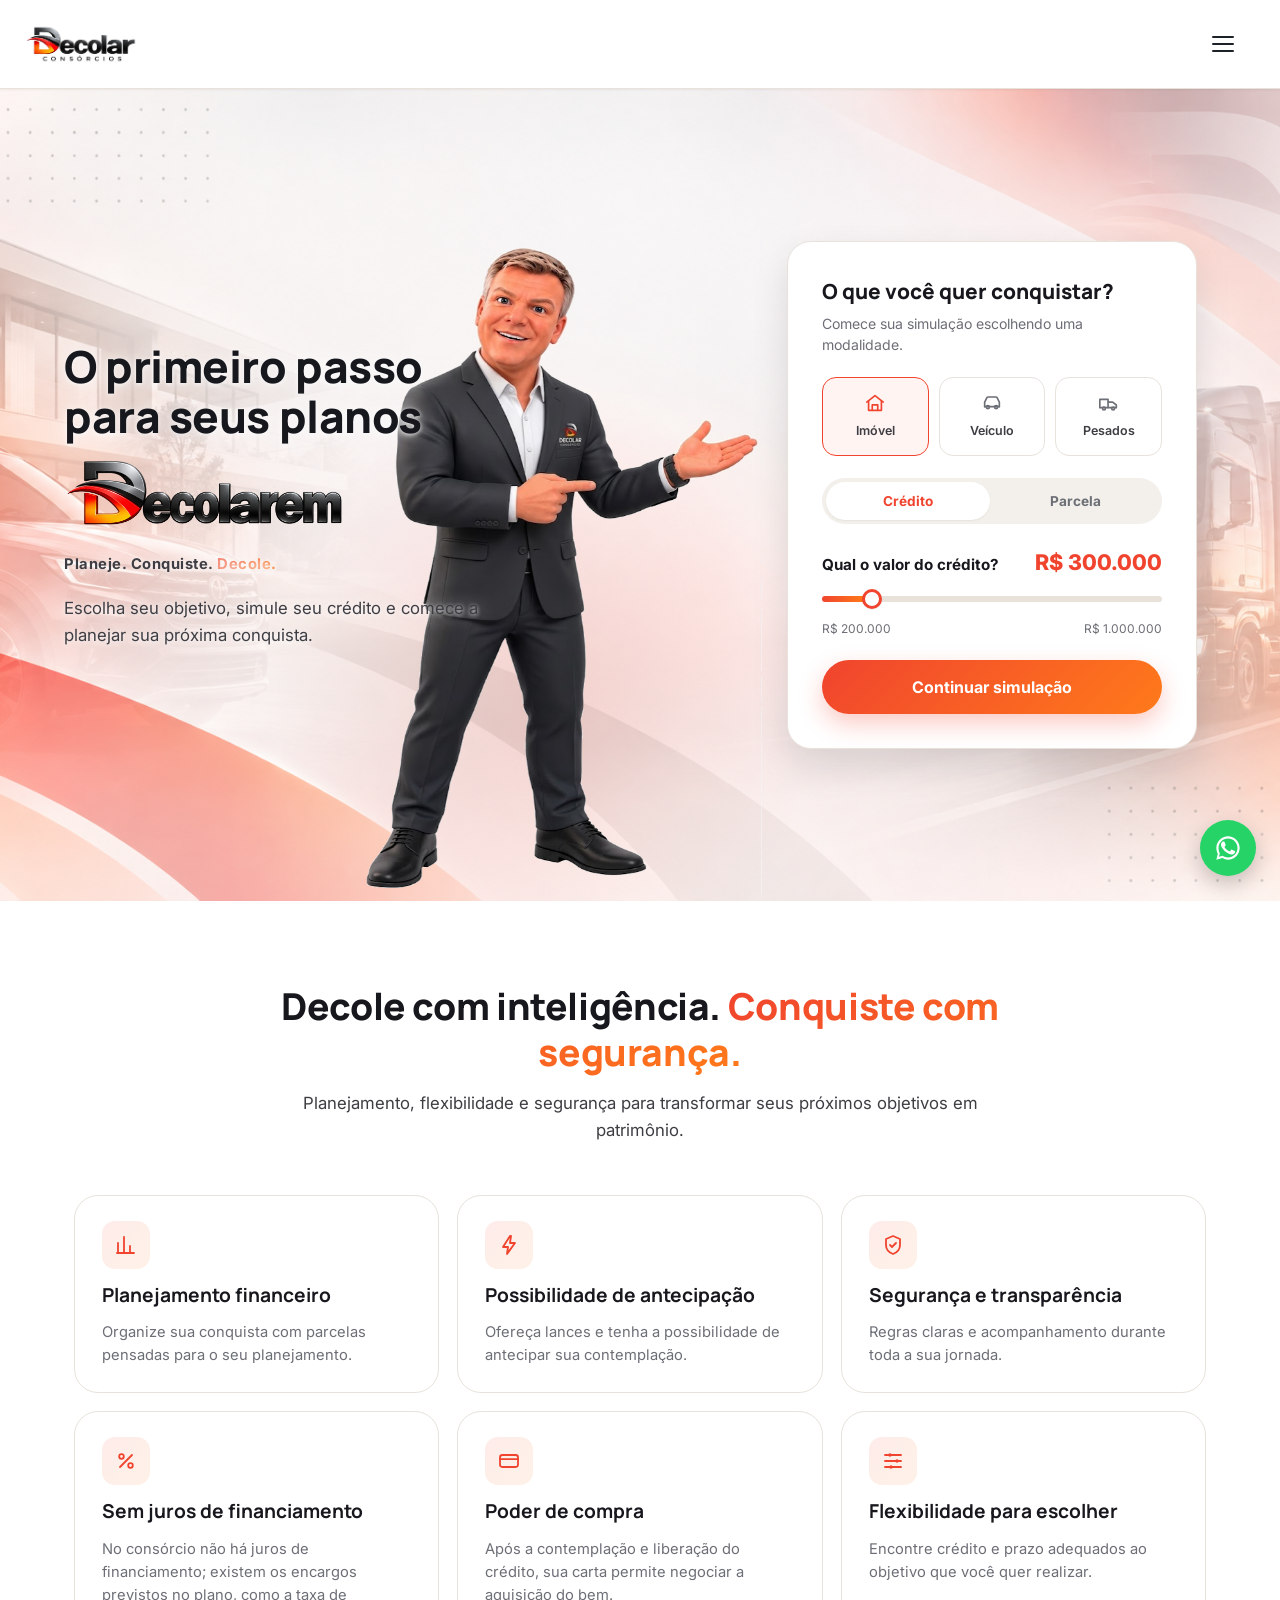
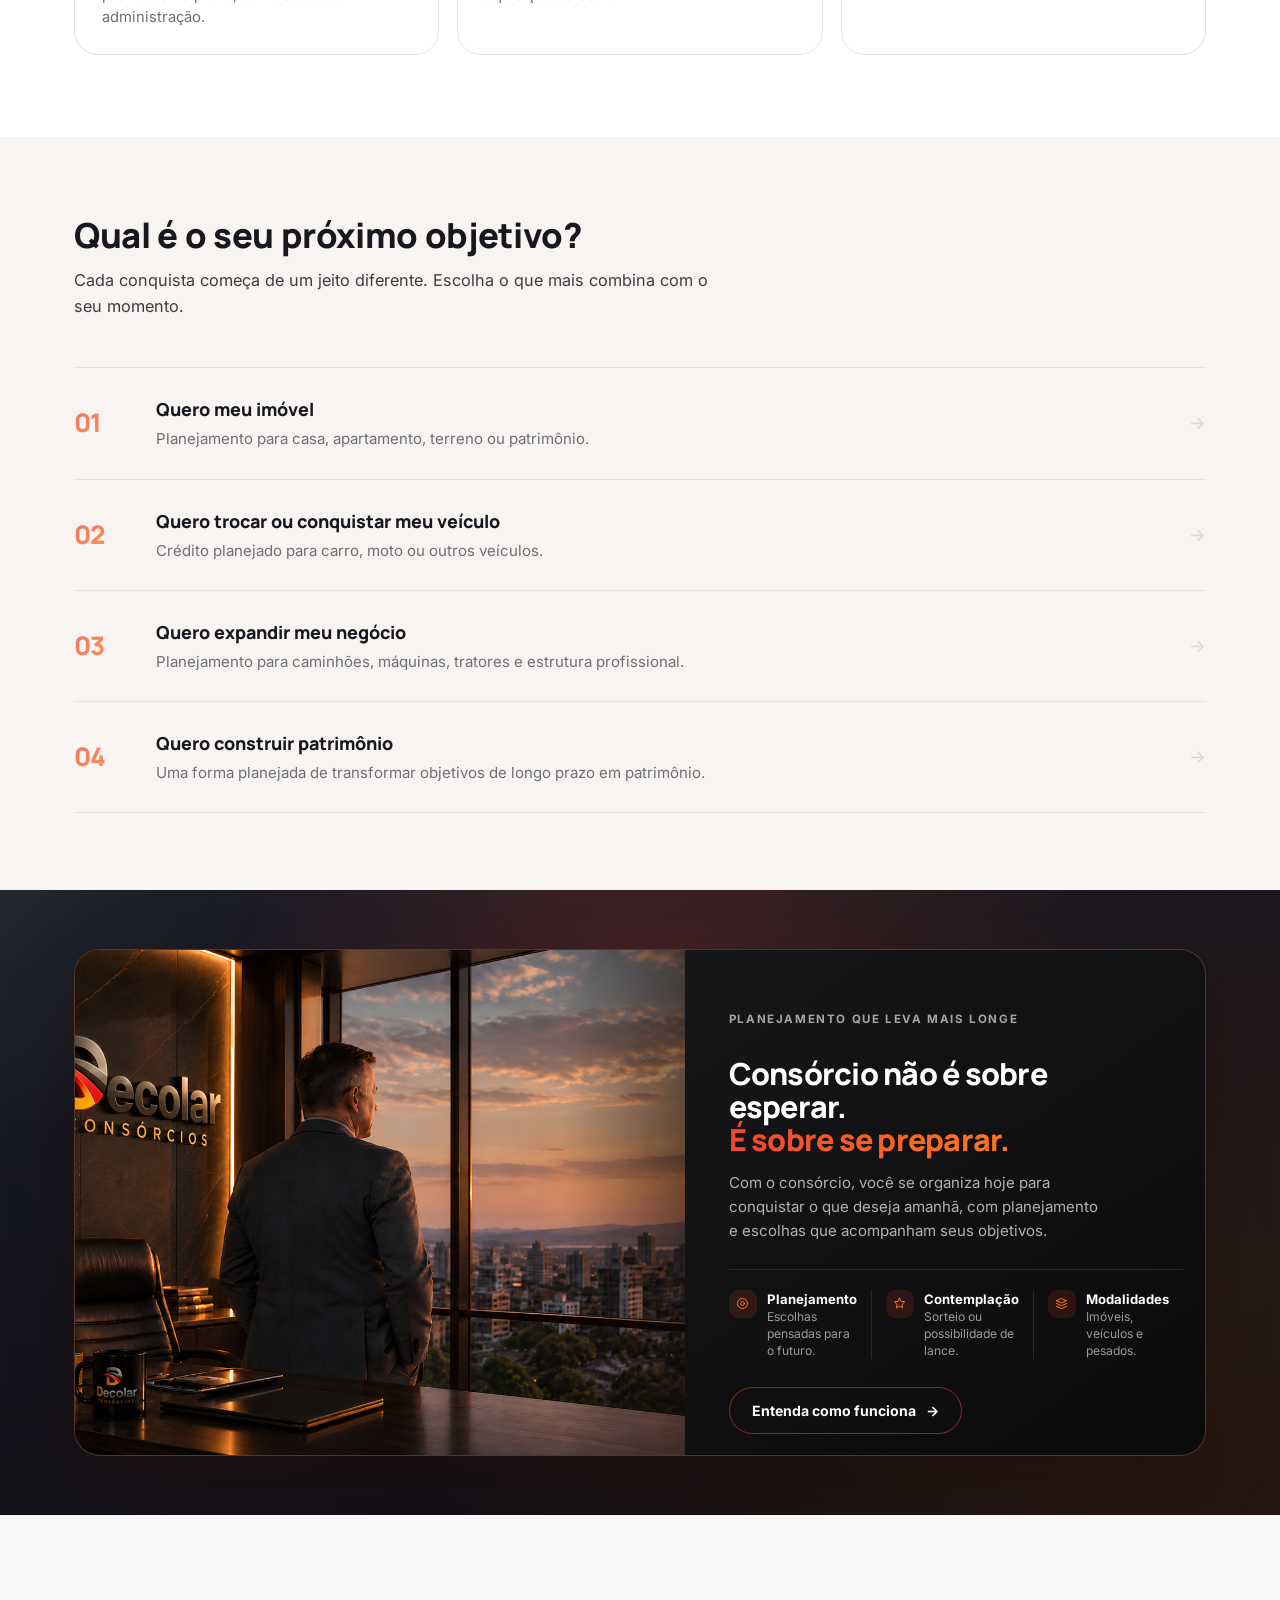
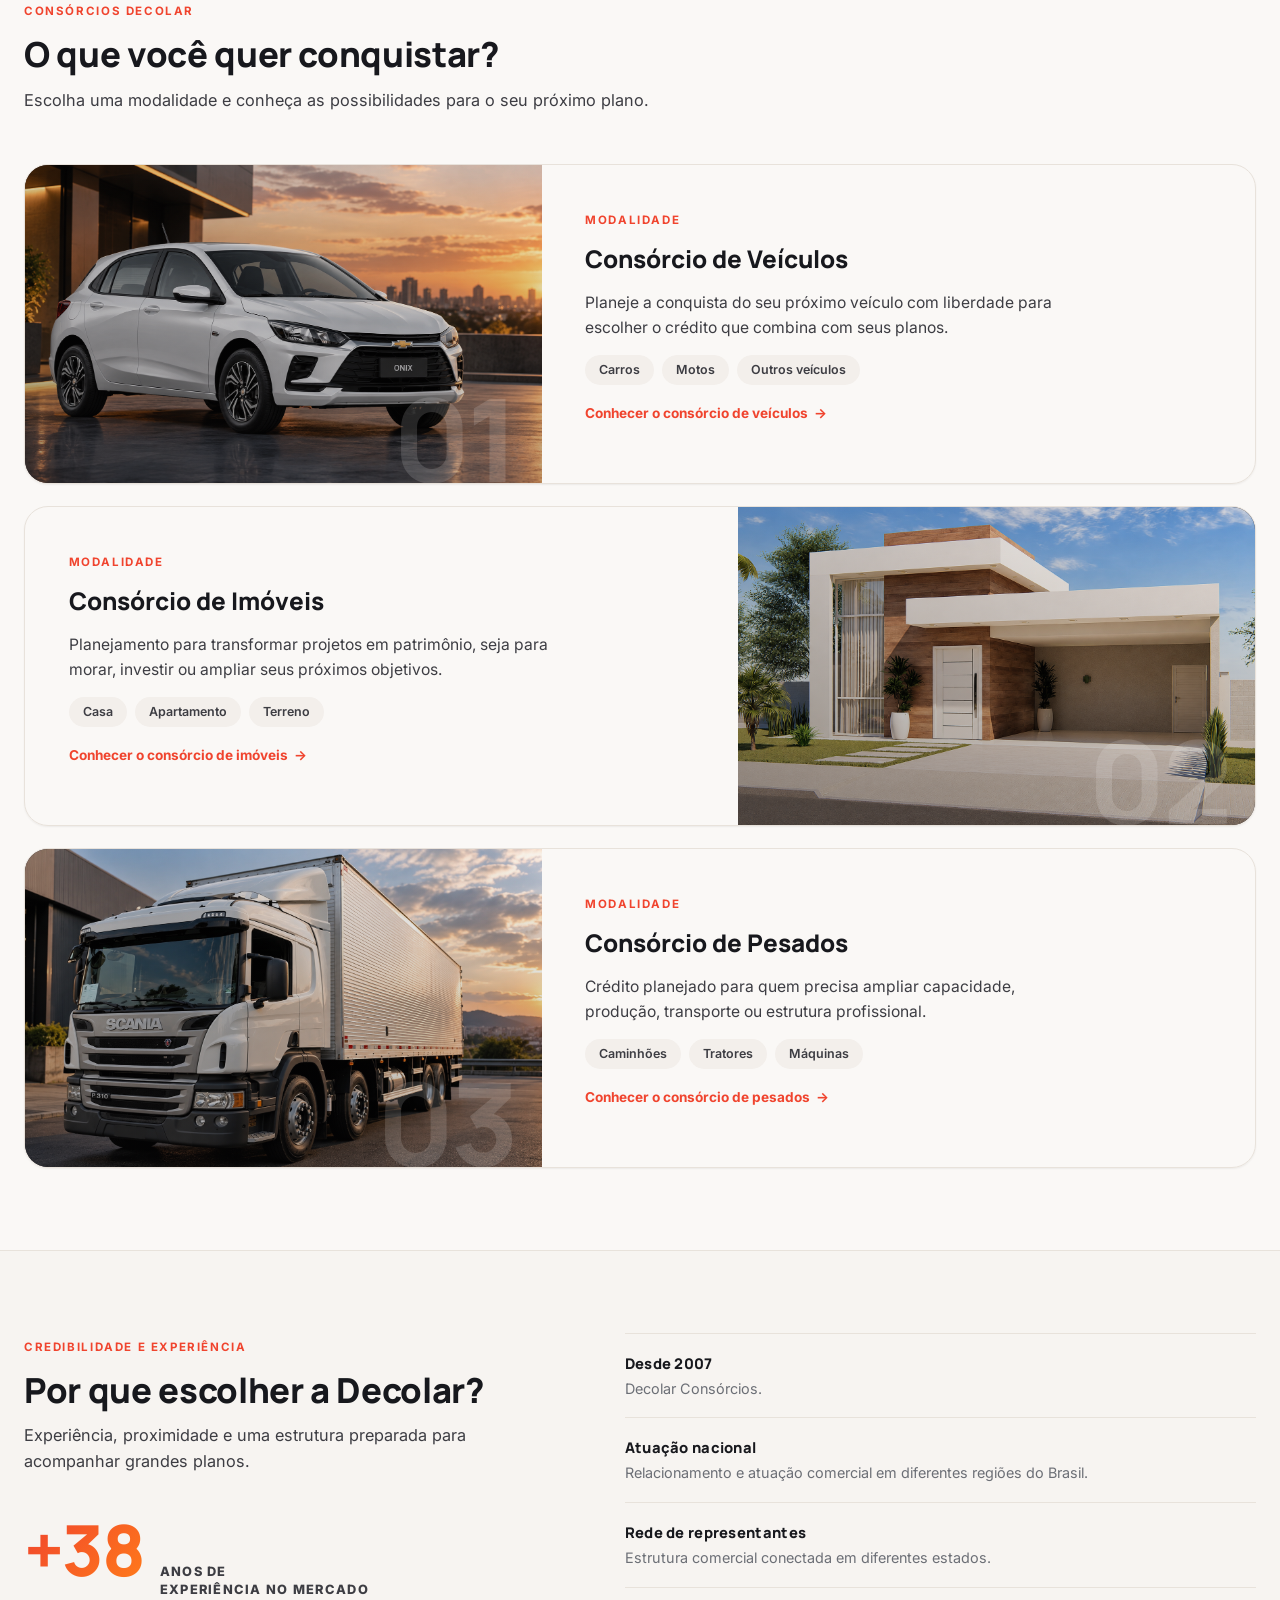
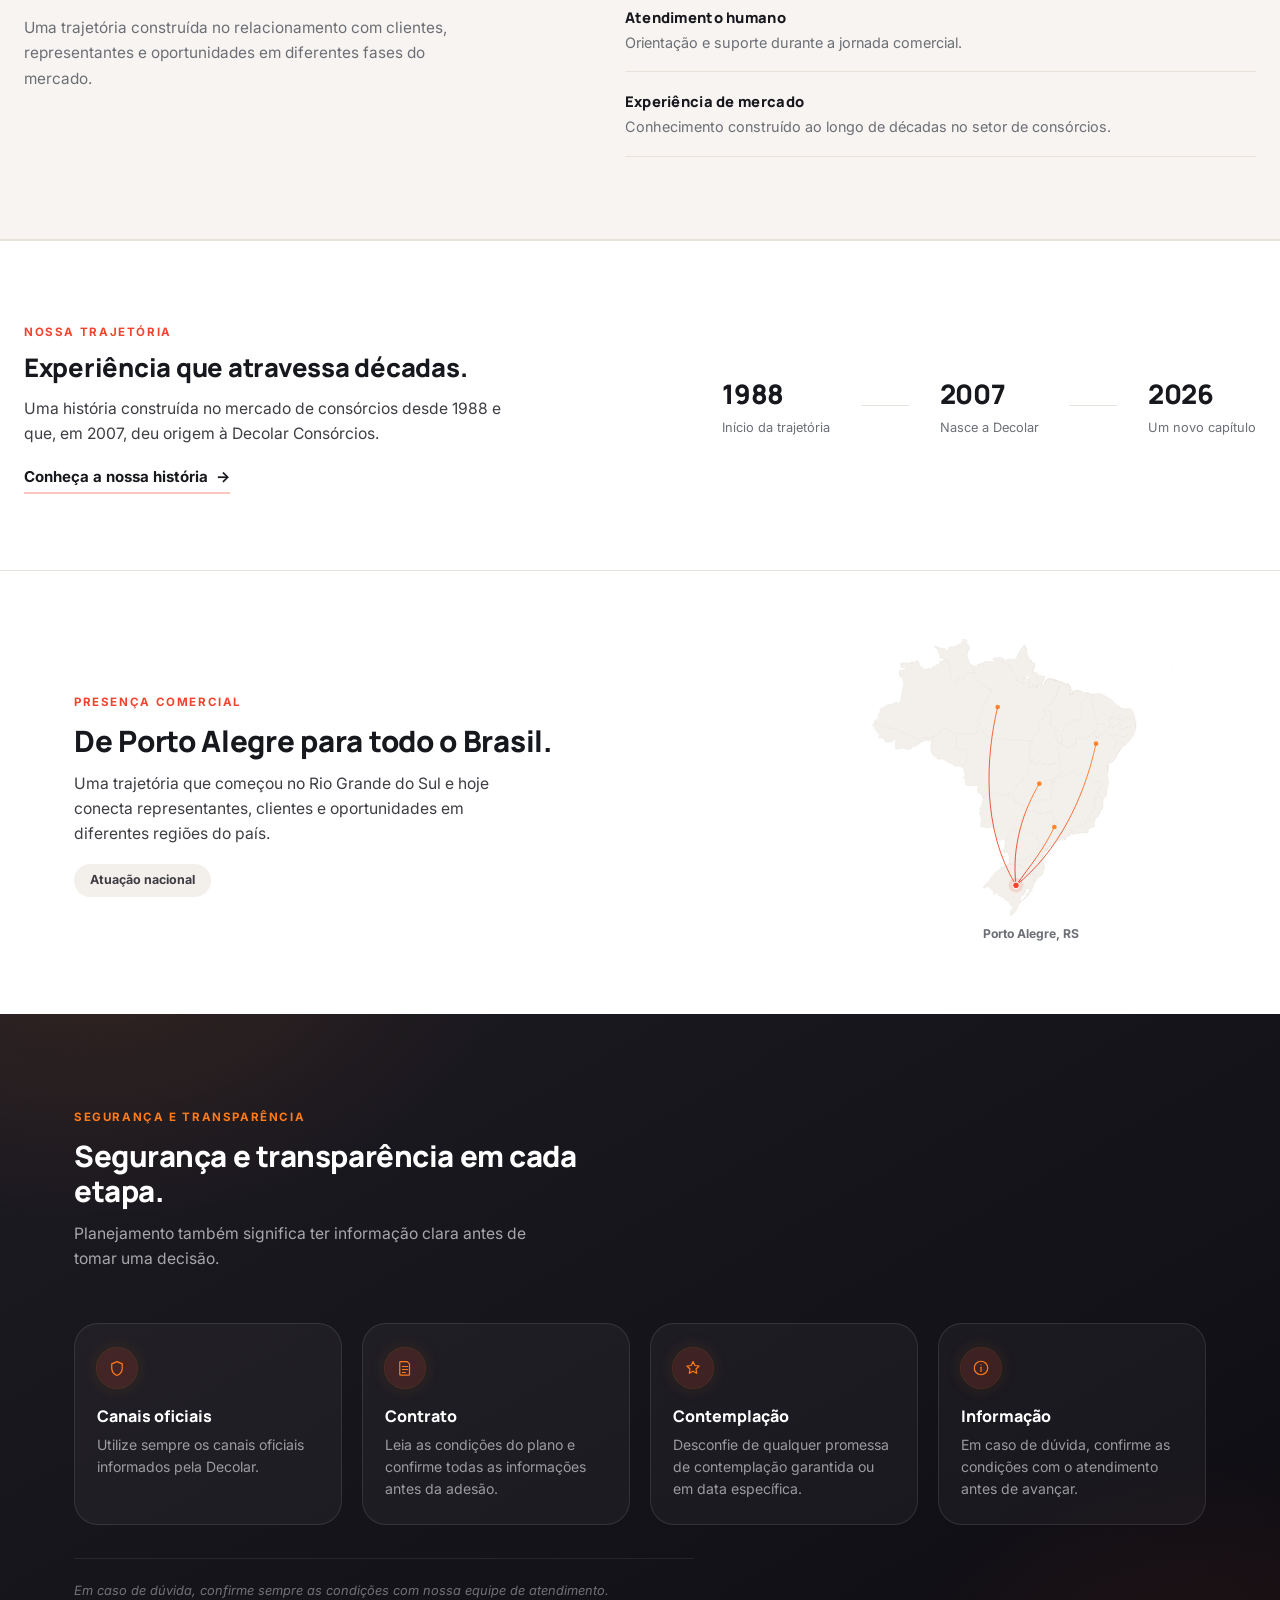
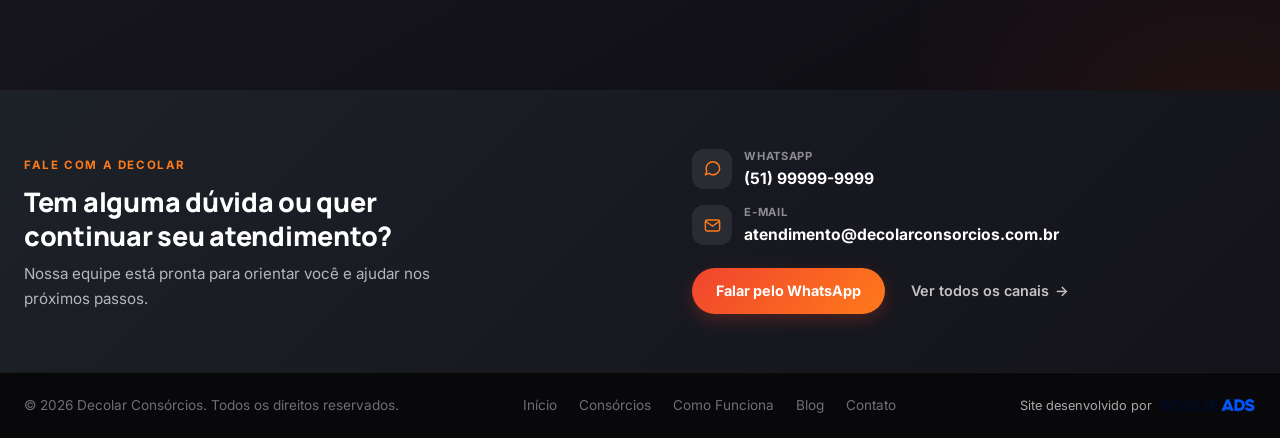
<file: index.html>
<!DOCTYPE html>
<html lang="pt-BR">
<head>
  <meta charset="UTF-8">
  <meta name="viewport" content="width=device-width, initial-scale=1.0">
  <title>Decolar Consórcios | Imóveis, Veículos e Pesados</title>
  <meta name="description" content="Planeje a conquista de imóveis, veículos e pesados com a Decolar Consórcios. Simule seu crédito e conheça nossas soluções em consórcios.">
  <link rel="canonical" href="https://decolarconsorcios.com.br/">

  <meta property="og:type" content="website">
  <meta property="og:title" content="Decolar Consórcios | Imóveis, Veículos e Pesados">
  <meta property="og:description" content="Planeje a conquista de imóveis, veículos e pesados com a Decolar Consórcios. Simule seu crédito e conheça nossas soluções em consórcios.">
  <meta property="og:url" content="https://decolarconsorcios.com.br/">
  <meta property="og:site_name" content="Decolar Consórcios">
  <meta name="twitter:card" content="summary">

  <link rel="preconnect" href="https://fonts.googleapis.com">
  <link rel="preconnect" href="https://fonts.gstatic.com" crossorigin>
  <link href="https://fonts.googleapis.com/css2?family=Inter:wght@400;500;600;700;800&family=Manrope:wght@700;800&display=swap" rel="stylesheet">

  <link rel="stylesheet" href="styles.css">
</head>
<body>

  <header class="site-header" id="site-header">
    <div class="header-inner container">

      <a href="#inicio" class="logo-link" aria-label="Decolar Consórcios - página inicial">
        <img src="assets/images/LOGO.png" alt="Decolar Consórcios" class="logo-img" width="200" height="50">
      </a>

      <div class="mobile-menu-panel" id="mobile-menu-panel">
      <nav class="main-nav" id="main-nav" aria-label="Navegação principal">
        <ul>
          <li><a href="#inicio">Início</a></li>
          <li class="nav-item-dropdown">
            <a href="#consorcios" class="has-submenu" aria-haspopup="true" aria-expanded="false">
              Consórcios
              <svg viewBox="0 0 24 24" fill="none" stroke="currentColor" stroke-width="2" stroke-linecap="round" stroke-linejoin="round" aria-hidden="true">
                <path d="M6 9l6 6 6-6"></path>
              </svg>
            </a>
            <!-- Links preparados para futuras páginas/seções de cada modalidade -->
            <ul class="submenu">
              <li><a href="#consorcio-veiculos">Consórcio de Veículos</a></li>
              <li><a href="#consorcio-imoveis">Consórcio de Imóveis</a></li>
              <li><a href="#consorcio-pesados">Consórcio de Pesados</a></li>
            </ul>
          </li>
          <li><a href="como-funciona.html">Como Funciona</a></li>
          <li><a href="nossa-historia.html">Sobre a Decolar</a></li>
          <li><a href="blog.html">Blog</a></li>
          <li><a href="contato.html">Fale Conosco</a></li>
        </ul>
      </nav>

      <div class="header-actions" id="header-actions">
        <!-- Aguardando criação da página de representantes: enquanto isso,
             abre modal institucional "em breve" (ver #rep-modal) -->
        <a href="#" id="nav-rep-link" class="btn btn-primary js-rep-trigger">Seja um Representante Decolar</a>
        <a href="simulacao.html" class="btn btn-secondary">Simule seu Consórcio</a>

        <!-- Redes sociais: aguardando URLs oficiais de Facebook/Instagram/LinkedIn.
             Sem href ainda para não gerar navegação falsa (voltar ao topo). -->
        <div class="social-links" aria-label="Redes sociais da Decolar Consórcios">
          <span class="social-link" aria-hidden="true">
            <svg viewBox="0 0 24 24" fill="currentColor" aria-hidden="true">
              <path d="M13.5 9H16V6h-2.5C11.6 6 10 7.6 10 9.7V11H8v3h2v7h3v-7h2.4l.6-3H13V9.8c0-.5.4-.8.9-.8Z"></path>
            </svg>
          </span>
          <span class="social-link" aria-hidden="true">
            <svg viewBox="0 0 24 24" fill="none" stroke="currentColor" stroke-width="1.8" aria-hidden="true">
              <rect x="4" y="4" width="16" height="16" rx="4.5"></rect>
              <circle cx="12" cy="12" r="3.3"></circle>
              <circle cx="16.3" cy="7.7" r="0.6" fill="currentColor" stroke="none"></circle>
            </svg>
          </span>
          <a href="https://www.linkedin.com/in/decolar-cons%C3%B3rcio-9899462ba/" class="social-link" aria-label="LinkedIn da Decolar Consórcios" target="_blank" rel="noopener noreferrer">
            <svg viewBox="0 0 24 24" fill="none" stroke="currentColor" stroke-width="1.8" aria-hidden="true">
              <rect x="4" y="4" width="16" height="16" rx="4.5"></rect>
              <g transform="translate(12 12) scale(0.78) translate(-12 -12)">
                <circle cx="8.7" cy="8.1" r="1.05" fill="currentColor" stroke="none"></circle>
                <rect x="7.65" y="10.3" width="2.1" height="6.3" rx="1.05" fill="currentColor" stroke="none"></rect>
                <path d="M11.55 16.6v-6.3h2.1v1.05c.55-.75 1.35-1.25 2.35-1.25 1.85 0 2.95 1.25 2.95 3.35v3.15h-2.1v-2.75c0-1.15-.45-1.85-1.5-1.85-.85 0-1.5.55-1.7 1.35v3.25Z" fill="currentColor" stroke="none"></path>
              </g>
            </svg>
          </a>
        </div>
      </div>

      </div>

      <button type="button" class="nav-toggle" id="nav-toggle" aria-label="Abrir menu" aria-expanded="false" aria-controls="main-nav">
        <span></span>
        <span></span>
        <span></span>
      </button>

    </div>
  </header>

  <main>
    <section class="hero" id="inicio">

      <div class="hero-left">
        <h1 class="hero-title">
          O primeiro passo<br>
          para seus planos<br>
          <img src="assets/images/Decolarem.png" alt="decolarem" class="hero-title-img">
        </h1>

        <p class="hero-slogan">Planeje. Conquiste. <span class="hero-slogan-accent">Decole.</span></p>

        <p class="hero-lead">
          Escolha seu objetivo, simule seu crédito e comece a planejar sua próxima conquista.
        </p>
      </div>

      <div class="hero-character">
        <img src="assets/images/Oliveira.png" alt="Oliveira, personagem oficial da Decolar Consórcios, apresentando o simulador" class="hero-character-img">
      </div>

      <div class="hero-right" id="simulador">
        <form class="simulator-card" id="simulator-form" novalidate>

          <div class="simulator-heading">
            <h2>O que você quer conquistar?</h2>
            <p class="simulator-subtitle">Comece sua simulação escolhendo uma modalidade.</p>
          </div>

          <div class="modality-options" role="radiogroup" aria-label="Modalidade de consórcio">

            <label class="modality-option is-selected">
              <input type="radio" name="modalidade" value="imovel" checked>
              <svg viewBox="0 0 24 24" fill="none" stroke="currentColor" stroke-width="1.8" stroke-linecap="round" stroke-linejoin="round" aria-hidden="true">
                <path d="M3 11l9-7 9 7"></path>
                <path d="M5 10v10h14V10"></path>
                <path d="M9 20v-6h6v6"></path>
              </svg>
              <span>Imóvel</span>
            </label>

            <label class="modality-option">
              <input type="radio" name="modalidade" value="veiculo">
              <svg viewBox="0 0 24 24" fill="none" stroke="currentColor" stroke-width="1.8" stroke-linecap="round" stroke-linejoin="round" aria-hidden="true">
                <path d="M4 16V11l2.2-4.4A2 2 0 0 1 8 5.5h8a2 2 0 0 1 1.8 1.1L20 11v5"></path>
                <path d="M4 16h16"></path>
                <circle cx="7.5" cy="16.5" r="1.6"></circle>
                <circle cx="16.5" cy="16.5" r="1.6"></circle>
              </svg>
              <span>Veículo</span>
            </label>

            <label class="modality-option">
              <input type="radio" name="modalidade" value="pesados">
              <svg viewBox="0 0 24 24" fill="none" stroke="currentColor" stroke-width="1.8" stroke-linecap="round" stroke-linejoin="round" aria-hidden="true">
                <path d="M2 17V8h9v9"></path>
                <path d="M11 11h5l4 3.2V17"></path>
                <path d="M2 17h18"></path>
                <circle cx="6.5" cy="18" r="1.6"></circle>
                <circle cx="16.5" cy="18" r="1.6"></circle>
              </svg>
              <span>Pesados</span>
            </label>

          </div>

          <div class="type-toggle" role="radiogroup" aria-label="Tipo de simulação">
            <label class="type-option is-selected">
              <input type="radio" name="tipo" value="credito" checked>
              <span>Crédito</span>
            </label>
            <label class="type-option">
              <input type="radio" name="tipo" value="parcela">
              <span>Parcela</span>
            </label>
          </div>

          <div class="simulator-range-section">
            <div class="simulator-range-header">
              <h3 id="range-title">Qual o valor do crédito?</h3>
              <span class="simulator-range-value" id="simulator-value">R$ 300.000</span>
            </div>

            <input type="range" id="simulator-range" class="simulator-range" min="200000" max="1000000" step="10000" value="300000" aria-label="Valor selecionado">

            <div class="range-labels">
              <span id="range-min-label">R$ 200 mil</span>
              <span id="range-max-label">R$ 1 milhão</span>
            </div>
          </div>

          <button type="submit" class="btn-submit">Continuar simulação</button>

        </form>
      </div>

    </section>

    <section class="advantages" id="vantagens">
      <div class="container">

        <div class="advantages-intro">
          <h2 class="advantages-title">
            Decole com inteligência.
            <span class="advantages-title-accent">Conquiste com segurança.</span>
          </h2>
          <p class="advantages-lead">
            Planejamento, flexibilidade e segurança para transformar seus próximos objetivos em patrimônio.
          </p>
        </div>

        <div class="advantages-grid">

          <article class="advantage-card">
            <span class="advantage-icon">
              <svg viewBox="0 0 24 24" fill="none" stroke="currentColor" stroke-width="1.8" stroke-linecap="round" stroke-linejoin="round" aria-hidden="true">
                <path d="M4 20V10M10 20V4M16 20v-7M3 20h17"></path>
              </svg>
            </span>
            <h3>Planejamento financeiro</h3>
            <p>Organize sua conquista com parcelas pensadas para o seu planejamento.</p>
          </article>

          <article class="advantage-card">
            <span class="advantage-icon">
              <svg viewBox="0 0 24 24" fill="none" stroke="currentColor" stroke-width="1.8" stroke-linecap="round" stroke-linejoin="round" aria-hidden="true">
                <path d="M13 3 6 14h5l-1 7 8-11h-5l1-7Z"></path>
              </svg>
            </span>
            <h3>Possibilidade de antecipação</h3>
            <p>Ofereça lances e tenha a possibilidade de antecipar sua contemplação.</p>
          </article>

          <article class="advantage-card">
            <span class="advantage-icon">
              <svg viewBox="0 0 24 24" fill="none" stroke="currentColor" stroke-width="1.8" stroke-linecap="round" stroke-linejoin="round" aria-hidden="true">
                <path d="M12 3l7 3v6c0 4.5-3 7.5-7 9-4-1.5-7-4.5-7-9V6l7-3Z"></path>
                <path d="M9 12l2 2 4-4"></path>
              </svg>
            </span>
            <h3>Segurança e transparência</h3>
            <p>Regras claras e acompanhamento durante toda a sua jornada.</p>
          </article>

          <article class="advantage-card">
            <span class="advantage-icon">
              <svg viewBox="0 0 24 24" fill="none" stroke="currentColor" stroke-width="1.8" stroke-linecap="round" stroke-linejoin="round" aria-hidden="true">
                <circle cx="7.5" cy="7.5" r="2.3"></circle>
                <circle cx="16.5" cy="16.5" r="2.3"></circle>
                <path d="M6 18L18 6"></path>
              </svg>
            </span>
            <h3>Sem juros de financiamento</h3>
            <p>No consórcio não há juros de financiamento; existem os encargos previstos no plano, como a taxa de administração.</p>
          </article>

          <article class="advantage-card">
            <span class="advantage-icon">
              <svg viewBox="0 0 24 24" fill="none" stroke="currentColor" stroke-width="1.8" stroke-linecap="round" stroke-linejoin="round" aria-hidden="true">
                <rect x="3" y="6" width="18" height="12" rx="2.4"></rect>
                <path d="M3 10.2h18"></path>
              </svg>
            </span>
            <h3>Poder de compra</h3>
            <p>Após a contemplação e liberação do crédito, sua carta permite negociar a aquisição do bem.</p>
          </article>

          <article class="advantage-card">
            <span class="advantage-icon">
              <svg viewBox="0 0 24 24" fill="none" stroke="currentColor" stroke-width="1.8" stroke-linecap="round" stroke-linejoin="round" aria-hidden="true">
                <path d="M4 6h16M4 12h16M4 18h16"></path>
                <circle cx="9" cy="6" r="1.7" fill="currentColor" stroke="none"></circle>
                <circle cx="16" cy="12" r="1.7" fill="currentColor" stroke="none"></circle>
                <circle cx="10" cy="18" r="1.7" fill="currentColor" stroke="none"></circle>
              </svg>
            </span>
            <h3>Flexibilidade para escolher</h3>
            <p>Encontre crédito e prazo adequados ao objetivo que você quer realizar.</p>
          </article>

        </div>

      </div>
    </section>

    <section class="goals" id="objetivo">
      <div class="container">

        <div class="goals-intro reveal-on-scroll">
          <h2 class="goals-title">Qual é o seu próximo objetivo?</h2>
          <p class="goals-lead">Cada conquista começa de um jeito diferente. Escolha o que mais combina com o seu momento.</p>
        </div>

        <div class="goals-list">

          <article class="goal-row reveal-on-scroll">
            <span class="goal-row-num" aria-hidden="true">01</span>
            <div class="goal-row-body">
              <h3 class="goal-row-title"><a href="#consorcio-imoveis" class="goal-row-link">Quero meu imóvel</a></h3>
              <p class="goal-row-text">Planejamento para casa, apartamento, terreno ou patrimônio.</p>
            </div>
            <span class="goal-row-arrow" aria-hidden="true">→</span>
          </article>

          <article class="goal-row reveal-on-scroll">
            <span class="goal-row-num" aria-hidden="true">02</span>
            <div class="goal-row-body">
              <h3 class="goal-row-title"><a href="#consorcio-veiculos" class="goal-row-link">Quero trocar ou conquistar meu veículo</a></h3>
              <p class="goal-row-text">Crédito planejado para carro, moto ou outros veículos.</p>
            </div>
            <span class="goal-row-arrow" aria-hidden="true">→</span>
          </article>

          <article class="goal-row reveal-on-scroll">
            <span class="goal-row-num" aria-hidden="true">03</span>
            <div class="goal-row-body">
              <h3 class="goal-row-title"><a href="#consorcio-pesados" class="goal-row-link">Quero expandir meu negócio</a></h3>
              <p class="goal-row-text">Planejamento para caminhões, máquinas, tratores e estrutura profissional.</p>
            </div>
            <span class="goal-row-arrow" aria-hidden="true">→</span>
          </article>

          <article class="goal-row reveal-on-scroll">
            <span class="goal-row-num" aria-hidden="true">04</span>
            <div class="goal-row-body">
              <h3 class="goal-row-title"><a href="#consorcio-imoveis" class="goal-row-link">Quero construir patrimônio</a></h3>
              <p class="goal-row-text">Uma forma planejada de transformar objetivos de longo prazo em patrimônio.</p>
            </div>
            <span class="goal-row-arrow" aria-hidden="true">→</span>
          </article>

        </div>

      </div>
    </section>

    <div id="como-funciona" class="section-anchor" aria-hidden="true"></div>
    <section class="horizon" id="horizonte">
      <div class="container">

        <div class="horizon-frame">

          <div class="horizon-media">
            <img
              src="assets/images/Horizonte.png"
              alt="Executivo observando o horizonte da cidade ao pôr do sol em um ambiente corporativo"
              class="horizon-img"
              loading="lazy"
            >
          </div>

          <div class="horizon-panel">

            <p class="horizon-eyebrow">Planejamento que leva mais longe</p>

            <h2 class="horizon-title">
              Consórcio não é sobre esperar.<br>
              <span class="horizon-title-accent">É sobre se preparar.</span>
            </h2>

            <p class="horizon-lead">
              Com o consórcio, você se organiza hoje para conquistar o que deseja amanhã, com planejamento e escolhas que acompanham seus objetivos.
            </p>

            <ul class="horizon-points">
              <li class="horizon-point">
                <span class="horizon-point-icon">
                  <svg viewBox="0 0 24 24" fill="none" stroke="currentColor" stroke-width="1.6" stroke-linecap="round" stroke-linejoin="round" aria-hidden="true">
                    <circle cx="12" cy="12" r="8"></circle>
                    <circle cx="12" cy="12" r="3"></circle>
                  </svg>
                </span>
                <span class="horizon-point-text">
                  <strong>Planejamento</strong>
                  Escolhas pensadas para o futuro.
                </span>
              </li>

              <li class="horizon-point">
                <span class="horizon-point-icon">
                  <svg viewBox="0 0 24 24" fill="none" stroke="currentColor" stroke-width="1.6" stroke-linecap="round" stroke-linejoin="round" aria-hidden="true">
                    <path d="M12 3.5l2.5 5.2 5.7.7-4.2 4 1 5.6-5-2.8-5 2.8 1-5.6-4.2-4 5.7-.7Z"></path>
                  </svg>
                </span>
                <span class="horizon-point-text">
                  <strong>Contemplação</strong>
                  Sorteio ou possibilidade de lance.
                </span>
              </li>

              <li class="horizon-point">
                <span class="horizon-point-icon">
                  <svg viewBox="0 0 24 24" fill="none" stroke="currentColor" stroke-width="1.6" stroke-linecap="round" stroke-linejoin="round" aria-hidden="true">
                    <path d="M4 7.5 12 4l8 3.5-8 3.5-8-3.5Z"></path>
                    <path d="M4 12l8 3.5 8-3.5"></path>
                    <path d="M4 16.5 12 20l8-3.5"></path>
                  </svg>
                </span>
                <span class="horizon-point-text">
                  <strong>Modalidades</strong>
                  Imóveis, veículos e pesados.
                </span>
              </li>
            </ul>

            <a href="como-funciona.html" class="horizon-cta">
              Entenda como funciona
              <span aria-hidden="true">→</span>
            </a>
          </div>

        </div>

      </div>
    </section>

    <section class="products" id="consorcios">
      <div class="container">

        <div class="products-intro">
          <span class="products-eyebrow">Consórcios Decolar</span>
          <h2>O que você quer conquistar?</h2>
          <p>Escolha uma modalidade e conheça as possibilidades para o seu próximo plano.</p>
        </div>

        <div class="products-panels">

          <article class="product-panel" id="consorcio-veiculos">
            <div class="product-media">
              <img src="assets/images/Carroconsórcio.png" alt="Consórcio de veículos" class="product-media-img" loading="lazy">
              <span class="product-index" aria-hidden="true">01</span>
            </div>
            <div class="product-content">
              <span class="products-eyebrow">Modalidade</span>
              <h3>Consórcio de Veículos</h3>
              <p>Planeje a conquista do seu próximo veículo com liberdade para escolher o crédito que combina com seus planos.</p>
              <ul class="product-tags">
                <li>Carros</li>
                <li>Motos</li>
                <li>Outros veículos</li>
              </ul>

              <button type="button" class="product-more-trigger js-product-more" aria-expanded="false" aria-controls="consorcio-veiculos-more">
                Conhecer o consórcio de veículos <span class="product-more-arrow" aria-hidden="true">→</span>
              </button>
              <div class="product-more" id="consorcio-veiculos-more">
                <div class="product-more-inner">
                  <h4>Planeje seu próximo veículo</h4>
                  <p>O consórcio de veículos permite planejar a aquisição do seu próximo carro, moto ou outro veículo com crédito e prazo alinhados ao seu objetivo.</p>
                  <ul class="product-tags product-more-tags">
                    <li>Carros</li>
                    <li>Motos</li>
                    <li>Utilitários</li>
                    <li>Outros veículos</li>
                  </ul>
                  <a href="simulacao.html?modalidade=veiculo" class="btn btn-primary product-more-cta">Quero simular meu veículo</a>
                </div>
              </div>
            </div>
          </article>

          <article class="product-panel product-panel--reverse" id="consorcio-imoveis">
            <div class="product-media">
              <img src="assets/images/Imóvelconsórcio.png" alt="Consórcio de imóveis" class="product-media-img" loading="lazy">
              <span class="product-index" aria-hidden="true">02</span>
            </div>
            <div class="product-content">
              <span class="products-eyebrow">Modalidade</span>
              <h3>Consórcio de Imóveis</h3>
              <p>Planejamento para transformar projetos em patrimônio, seja para morar, investir ou ampliar seus próximos objetivos.</p>
              <ul class="product-tags">
                <li>Casa</li>
                <li>Apartamento</li>
                <li>Terreno</li>
              </ul>

              <button type="button" class="product-more-trigger js-product-more" aria-expanded="false" aria-controls="consorcio-imoveis-more">
                Conhecer o consórcio de imóveis <span class="product-more-arrow" aria-hidden="true">→</span>
              </button>
              <div class="product-more" id="consorcio-imoveis-more">
                <div class="product-more-inner">
                  <h4>Planeje seu próximo imóvel</h4>
                  <p>Uma alternativa planejada para quem deseja adquirir casa, apartamento, terreno ou construir patrimônio.</p>
                  <ul class="product-tags product-more-tags">
                    <li>Casas</li>
                    <li>Apartamentos</li>
                    <li>Terrenos</li>
                    <li>Patrimônio</li>
                  </ul>
                  <a href="simulacao.html?modalidade=imovel" class="btn btn-primary product-more-cta">Quero simular meu imóvel</a>
                </div>
              </div>
            </div>
          </article>

          <article class="product-panel" id="consorcio-pesados">
            <div class="product-media">
              <img src="assets/images/Pesadosconsórcio.png" alt="Consórcio de pesados" class="product-media-img" loading="lazy">
              <span class="product-index" aria-hidden="true">03</span>
            </div>
            <div class="product-content">
              <span class="products-eyebrow">Modalidade</span>
              <h3>Consórcio de Pesados</h3>
              <p>Crédito planejado para quem precisa ampliar capacidade, produção, transporte ou estrutura profissional.</p>
              <ul class="product-tags">
                <li>Caminhões</li>
                <li>Tratores</li>
                <li>Máquinas</li>
              </ul>

              <button type="button" class="product-more-trigger js-product-more" aria-expanded="false" aria-controls="consorcio-pesados-more">
                Conhecer o consórcio de pesados <span class="product-more-arrow" aria-hidden="true">→</span>
              </button>
              <div class="product-more" id="consorcio-pesados-more">
                <div class="product-more-inner">
                  <h4>Planeje o crescimento do seu negócio</h4>
                  <p>Crédito planejado para aquisição de caminhões, máquinas, tratores e outros equipamentos utilizados na atividade profissional.</p>
                  <ul class="product-tags product-more-tags">
                    <li>Caminhões</li>
                    <li>Máquinas</li>
                    <li>Tratores</li>
                    <li>Equipamentos</li>
                  </ul>
                  <a href="simulacao.html?modalidade=pesados" class="btn btn-primary product-more-cta">Quero simular meus pesados</a>
                </div>
              </div>
            </div>
          </article>

        </div>

      </div>
    </section>

    <section class="why-decolar" id="por-que-decolar">
      <div class="container why-grid">

        <div class="why-highlight reveal-on-scroll">
          <span class="why-eyebrow">Credibilidade e experiência</span>
          <h2 class="why-title">Por que escolher a Decolar?</h2>
          <p class="why-lead-top">Experiência, proximidade e uma estrutura preparada para acompanhar grandes planos.</p>

          <div class="why-number-block">
            <span class="why-number">+38</span>
            <span class="why-number-label">Anos de<br>experiência no mercado</span>
          </div>

          <p class="why-lead">Uma trajetória construída no relacionamento com clientes, representantes e oportunidades em diferentes fases do mercado.</p>
        </div>

        <ul class="why-pillars reveal-on-scroll">
          <li class="why-pillar">
            <strong class="why-pillar-label">Desde 2007</strong>
            <p class="why-pillar-text">Decolar Consórcios.</p>
          </li>
          <li class="why-pillar">
            <strong class="why-pillar-label">Atuação nacional</strong>
            <p class="why-pillar-text">Relacionamento e atuação comercial em diferentes regiões do Brasil.</p>
          </li>
          <li class="why-pillar">
            <strong class="why-pillar-label">Rede de representantes</strong>
            <p class="why-pillar-text">Estrutura comercial conectada em diferentes estados.</p>
          </li>
          <li class="why-pillar">
            <strong class="why-pillar-label">Atendimento humano</strong>
            <p class="why-pillar-text">Orientação e suporte durante a jornada comercial.</p>
          </li>
          <li class="why-pillar">
            <strong class="why-pillar-label">Experiência de mercado</strong>
            <p class="why-pillar-text">Conhecimento construído ao longo de décadas no setor de consórcios.</p>
          </li>
        </ul>

      </div>
    </section>

  <section class="story-bridge" id="sobre">
    <div class="container story-bridge-inner">

      <div class="story-bridge-content reveal-on-scroll">
        <span class="story-bridge-eyebrow">Nossa trajetória</span>
        <h2 class="story-bridge-title">Experiência que atravessa décadas.</h2>
        <p class="story-bridge-text">
          Uma história construída no mercado de consórcios desde 1988 e que, em 2007, deu origem à Decolar Consórcios.
        </p>
        <a href="nossa-historia.html" class="story-bridge-link">
          Conheça a nossa história
          <span aria-hidden="true">→</span>
        </a>
      </div>

      <div class="story-bridge-milestones reveal-on-scroll">
        <div class="story-bridge-milestone">
          <span class="story-bridge-year">1988</span>
          <span class="story-bridge-label">Início da trajetória</span>
        </div>
        <span class="story-bridge-divider" aria-hidden="true"></span>
        <div class="story-bridge-milestone">
          <span class="story-bridge-year">2007</span>
          <span class="story-bridge-label">Nasce a Decolar</span>
        </div>
        <span class="story-bridge-divider" aria-hidden="true"></span>
        <div class="story-bridge-milestone">
          <span class="story-bridge-year">2026</span>
          <span class="story-bridge-label">Um novo capítulo</span>
        </div>
      </div>

    </div>
  </section>

    <section class="reach" id="atuacao-nacional">
      <div class="container reach-grid">

        <div class="reach-text reveal-on-scroll">
          <span class="reach-eyebrow">Presença comercial</span>
          <h2 class="reach-title">De Porto Alegre para todo o Brasil.</h2>
          <p class="reach-lead">Uma trajetória que começou no Rio Grande do Sul e hoje conecta representantes, clientes e oportunidades em diferentes regiões do país.</p>
          <span class="reach-badge">Atuação nacional</span>
        </div>

        <div class="reach-map reveal-on-scroll" aria-hidden="true">
          <svg viewBox="130 50 780 820" class="reach-map-svg" focusable="false" aria-hidden="true">
            <defs>
              <linearGradient id="reachLineGrad" x1="0%" y1="100%" x2="100%" y2="0%">
                <stop offset="0%" stop-color="#e2231a"></stop>
                <stop offset="100%" stop-color="#ff7a1a"></stop>
              </linearGradient>
            </defs>
            <g class="reach-map-states">
          <path id="BRRS" class="reach-map-state" d="M451.8 716.4l0 0.1 0.2 0 0.2-0.1 0.1-0.1 0.2-0.1 0.4-0.1 0.2 0 0.1 0.2 0.1 0.2 0.1 0.2 0.1 0.1 0.2 0 0.2 0 0.2 0 0.5-0.3 0.2-0.2 0.1-0.1 0.2 0 0.3 0.3 0.1 0.5 0.1 0.6 0.4-0.1 0.5-0.6 0.4-0.2 0.4 0.1 1 0.3 0.3 0 0.1-0.4 0-0.6 0-0.5 0.3-0.3 0.2 0.1 0.1 0.2 0.2 0.2 0.1 0.1 0.2 0 0.3-0.2 0.2-0.1 0.3-0.1 0.3-0.4 0.4-0.7 0.8 0.5 0.4 0.2 0.5 0 0.2 0.3-0.3 0.7-0.5 1.1 0.5 0 0.9-0.6 0.6-0.2 0.2 0.1 0.4 0.3 0.2 0 0.2-0.1 0.2-0.3 0.1-0.7 0.5 0.6 0.3 0.1 0.5 0 0.3-0.3 0.2-0.3 0-0.4 0.2-0.4 0.3-0.3 0.4-0.1 0.3 0.1 0 0.2-0.3 0.4-0.1 0.2-0.1 0.2 0.1 0.3 0.2 0.1 0.2-0.1 0.1-0.1 0.2 0.3 0.1 0.3-0.2 0.4-0.2 0.3 0 0.2 0 0.2 0.2 0.2 0.1 0 0.2-0.1 0.1-0.2 0.1-0.3 0.1-0.2 0.4-0.6 0 0.2 0.1 0.5 0.2 0.2 0.4-0.1 0.3-0.3 0.2-0.3 0.3-0.2 0.5 0 0.2 0.4 0.1 0.5 0.4 0.2 0.5 0 0.3 0.3 0.6 0.6 0.2-0.3 0.2 0 0.2 0.2 0.1 0.3 0.1 0.3 0.2-0.1 0.2-0.3 0.1-0.1 0.3 0 0.4 0.1 0.4 0.1 0.2-0.1 0.6-0.2 0.3-0.1 0.3-0.1 0.1 0 0.1 0 0.1 0.2 0.1 0.1 0.6 0.2 0.3 0 0.1-0.3 0.1-0.2 0.1-0.2 0.1-0.2 0.2-0.1 0.2 0 0 0.1 0 0.1 0 0.1 0.2 0.3 0.2 0.4 0.2 0.3 0.1-0.3 0-0.1-0.1-0.1 0-0.1 0.1-0.2 0.1 0 0.1 0.1 0.1 0.1 0.1 0.2 0.1 0.6 0.1 0.1 0.1-0.1 0.3-0.1 0.3 0 0.2 0 0.2 0.2 0.1 0.1 0.1 0.1 0.3-0.1-0.1-0.5 0-0.3 0.2-0.2 0.5-0.1 0.4 0.2 0.2 0.2-0.1 0.2-0.4 0.1 0 0.1 0.1 0.4 0.3 0.4 0.3 0.2 0.6-0.8 0.5-0.4 0.2 0.1 0.2 0.5 0.4 0 0.4 0 0.2 0.2-0.1 0.4 0 0.2 0.3 0 1.5 0 0.1 0 0 0.3 0.2 0.4 0.9 0.2 0.3 0.4-0.7 0-0.3 0-0.3 0.2 1.2 0.6 0.5 0.5-0.6 0.4 0.3 0.1 0.2-0.1 0.2-0.1 0.2-0.2 0.1 0.4 0.1 0.7 0.2 0.4 0.4 0.1 0.1-0.2 0.2-0.8 0.1 0.1 0.1 0.1 0.1 0.2-0.2 0.4 0 0.1 0.5 0.1 0.4 0.1 0.6 0-0.1-0.5 0.1-0.3 0.4 0 0.4 0 0.1 0.1 0.2 0.2 0.2 0.2 0.2-0.1 0.2-0.4 0.2-0.2 0.2-0.1 0.2 0.1 0.1 0.2 0 0.2 0.1 0.1 0.3 0.2 0.1 0 0.1-0.2 0.1-0.2 0.3-0.1 0.1 0.3 0.1 0.4 0 0.3 0.1 0.1 0.7-0.3 0.1 0.1-0.2 0.5 0 0.2 0.3 0.3 0.4-0.1 0.4-0.1 0.4-0.1 0.5 0.1 0.2 0.2 0.1 0.3 0.2 0.5 0.2 0.2 0.2 0 0.1 0 0.2 0.2 0.2 0.1 0 0.2 0 0.2 0.2 0.2 0.5-0.5 0.3-0.2 0.2 0.4 0.1 0.6 0.3 0.1 0.3 0 0.4 0.2 0 0.2 0 0.2-0.1 0.2-0.1 0.2 0.1 0.1 0.4 0.1 0.1 0.2 0.7 0.7 0.2 0.1 0.2 0 0.2-0.1 0.2 0 0.3 0.1 0.5 0.5 0.6 0.2 0.3 0.3 0.5 0.2 0.1 0.1 0 0.1 0 0.2 0.5 0.7 0.8 1.4 0.5 0.5 0.5-0.1 0.3 0.3 0.6 0.8 0.6 0.6 0.1 0.3 0 0.5-0.2 0.3 0 0.2 0.3 0.1 0.1 0.1 0.1 0.3-0.1 0.3 0.1 0.2 0.2 0.2 0.2-0.1 0.2-0.1 0.1-0.1 0.3 0.1 0.1 0.2 0.2 0.1 0.2-0.1 0.4 0.5 0.4 1.4 0.2 0.4 0.2 0.2 0.5 0.3 0.2 0.2 0.2 0.2 0.2 0.6 0.7 0.9 0.4 0.6 0 0.2 0.2 0.1 0.7 0.2 0.8 0.6 0.2-0.1 0.3-0.2 0.3 0 0.3 0 0.2 0.1 0.4 0.3 0.2 0.1 1.2 0 0.5 0.2 0.3 0.4 0.3-0.2 0.3 0 2 0.2 0.4 0.2 0.4 0.4 0.3 0.2 0.3 0 0.1-0.3 0-0.4 0.2-0.3 0.2 0.1 0.1 0.2 0 0.3 0.1 0.1 0.2 0 0.4 0.1 0.5 0.1 0.2 0 0.2 0 0.3-0.1 0.4-0.3 0.6-0.3 0.2 0.1 0.2 0.1 0.2 0.3 0.1 0 0.1-0.1 0.3-0.1 0.7-0.3 0.2 0 0.2 0.2 0.1 0.1 0.1 0.3 0.1 0.2 0.3 0.2 0.3 0.1 0.8 0 0.1-0.1 0.1-0.2 0.1-0.3 0.1 0 0.1 0.1 0.3 0.6 0.1 0.2 0.5 0.4 0.1 0.1-0.1 0.1-0.2 0.1 0 0.1 0 0.2 0 0.2 0.4 0.8-0.1 0.3-0.2 0.1-0.2 0.1-0.1 0-0.1-0.1-0.1 0-0.2-0.1-0.2-0.1-0.1 0-0.1 0-0.1 0-0.1 0.1-0.1 0.1-0.2 0.1 0 0.1-0.7 1.2-0.2 0.3-0.1 0.2-0.3 0-0.1 0.1-0.2 0.1-0.1 0.1-0.3 0.4-0.1 0.1-0.1 0-0.1-0.1 0-0.1 0-0.1 0-0.1-0.1-0.1-0.1 0.1 0 0.1-0.1 0.1 0 0.1 0 0.3 0 0.1 0.1 0.2-0.1 0.1-0.1 0.2-0.1 0.1-0.2 0.1-0.1 0.1 0 0.1-0.1 0.1 0 0.1-0.2 0.9 0 0.6 0.3 2.1 0 0.3-0.1 0.2-0.3 0.8-0.1 0.6-0.1 0.2-0.5 0.4 0 0.1 0 0.1 0 0.3 0 0.3 0 0.1-0.1 0.1-0.1 0.1-0.1 0-0.1-0.1-0.1 0-0.1 0.1-0.1 0.1-0.1 0.1-0.1 0-0.1-0.1-0.1-0.3-0.1-0.1-0.1 0-0.1 0.1-0.1 0.2-0.1 0.3-0.2 0.3-0.3 0.4-0.6 0.6-0.4 0.3-0.1 0-0.1 0.2 0 0.2 0.1 0.4 0 0.4-0.1 0.7 0 0.1 0 0.2 0 0.1 0.1 0.2 0.2 0.2 0.2 0.1 1.1 0.3 0.1 0.1 0.2 0.1 0.2 0.4 0.1 0.1 0.1 0 0.1 0 0.2-0.1 0.1-0.3 0-0.2 0-0.2 0-0.1-0.1-0.2-0.1-0.1 0-0.1-0.2-0.2-0.7-0.5-0.1-0.1 0-0.1 0-0.1 0.1-0.1 0.2-0.1 0.9-0.2 0.2-0.1 0.4-0.3 0.1 0 0.1 0 0.4 0 0.1-0.1 0.1-0.3 0.1-0.1 0.1-0.1 0.5 0.1 1.2 0.5 0.1 0.1 0.2 0.1 0.8 1 0.4 0.2 0.6 0.2 0.2 0 0.1 0.1 0.1 0.1 0.1 0.2 0.1 0.3 0.1 0.1 0.3 0-1.9 2.8-1 2-1.5 2.4-1.3 3-1 1.2-3.2 9-0.9 2.8-1.3 3.2-5.5 9.2-0.1 0.4-0.1 0.3-2.5 3.8-2.1 2.3-1.1 1.8-3.1 3.8-2.3 2.4-3.5 2.9-4.8 4.1-6.1 3.7-0.5 0.5-2.9 3.7-0.7 1.2-0.2 0.2-0.1-0.5 0.1-0.6 0.5-0.8 0.1-0.4 0.2-0.5 0.1-0.6-0.2-0.4-0.3-0.5 0.3-0.3 0.4-0.2 0.2-0.4-0.2-0.7-1.3-1.5 0-0.7 0.8-0.5 0.9 0.4 1.6 1.1 0.9 0 0.9-0.4 0.4-0.6-0.4-0.6 1-0.2 0.8 0 0.8 0 0.8-0.6 2.1-2.4 0.3-0.7 0.7-0.5 0.1-0.4 0.2-0.6 0.3 0.2 0.5 0.8 0.2-0.1-0.1-0.4-0.2-0.9 0.1-0.4 0.2-0.6 0.3-0.4 0.2-0.3 0.2 0.8 0.7 0.2 0.9-0.2 0.6-0.4 0.3-0.3 0.6-0.4 0.3-0.2 0.7-1.1 0.6-1.4 0.4-1.7 0.1-1.7-0.4-1.5 0.1-0.4 0.1-1 0.1-0.3 0.1-0.3 0.4 0.1 0.8 0.3 0.3-0.1 0.7-0.3 0.3-0.1 0.3 0 0.2 0.2 0 1.3 0.1 0.2 0.1 0.1 0.2-0.1 0.2-0.1 0.1-0.1 0-0.3 0.1-0.3 0.3-0.1 0.2-0.1 0.1-0.1-0.1-0.2-0.1-0.1-0.3 0.1-0.2-0.1-0.3-0.7 0.2-0.8 0.3-1 0.1-1-0.3-0.5-0.1-0.2 0-0.2 0.3 0.1 0.2 0.1 0.2 0 0.6 0 0.3-0.2 1.6-1.3 0.8-0.2 0.3-0.2 0.4-0.2 0.2-0.3 0.8-1.6 0.3-1.9-0.2-4.2-0.1-0.4-0.4-0.9-0.2-0.7-0.1-0.2 0-0.2 0.4-0.2 0.2 0 0.2 0 0.2 0.4 0.7 0.5 0 0.2-0.1 0.1-0.1 0.2 0 0.2 0.1 0.4 0.2 0.4 0.3 0.4 0.3 0.3 0.7-0.6 0.2-0.2-0.1-0.4-0.1-0.6 0.1-0.2 0.3-0.5 0.3-1.3 0-0.7 0-0.6-0.1-0.4-0.8-0.4-0.1-0.1-0.2-0.6-0.1-0.2-0.2-0.2-0.2 0-0.3 0-0.2 0.1-0.5 0.6-0.1 0.1 0 0.2 0 0.1 0.2 0 0.2 0.2 0.1 0.2 0 0.3-0.2 0.3-0.2 0.3-0.4 0.1-1.4 0-0.3 0-0.3 0.2-0.1 0.5-1.2-0.1-0.4 0-0.4-0.2-0.3 0.2-0.2 0.4-0.2 0.4 0 0.7 0 0.4 0.3 0.9-0.4-0.2-1-0.8-0.4-0.2-0.3-0.1-0.3-0.2-0.1-0.4 0-0.3 0-0.1 0.2-0.3 0.1-0.2 0.1-0.2 0.1-0.1 0.1-0.2-0.1-0.4-0.1-0.4-0.3-0.1-0.2 0.2-0.1 0-0.1-0.6-0.5-0.1-0.5 0.2-0.2 0.1-0.2 0.2-0.3-0.2-0.7-0.6 0.1-0.3-0.2-0.2-0.6-0.3-0.2 0-0.2 0-0.1 0-0.1-0.1 0.1-0.2 0.3-0.3 0-0.2 0-0.4-0.2-0.3-0.3-0.2-0.1-0.2 0-0.4 0.2-0.7 0-0.5-0.4 0.2-0.1-0.3 0-0.5-0.2-0.2-0.2 0.1 0 0.1 0 0.2 0 0.2-0.4 0.8-0.1 0.1 0.1 0.2 0.1 0 0.1 0.1 0 0.2-0.1 0.2 0 0.1 0 0.5-0.1 0.3-0.1 0.2-0.1 0.2 0 0.2 0.1 0.3 0 0.2 0 0.3-0.4 0.6 0.2 0 0.4-0.1 0.2 0 0.1 0 0.4 0.6-0.6 0.6 0.3 0.4 0.6 0.2 0.2 0.4 0.2-0.2 0.4-0.4 0.1-0.1 0.1 0.3 0.1 0.3 0 0.6 0.1 0.6 0.5 0 1-0.3 0.4-0.1 0.1 0.2-0.1 0.3-0.1 0.5-0.1 0.2-0.2 0.1-0.2 0.2-0.2 0-0.1 0-0.3-0.2-0.1-0.1-0.8 0.1-0.6 0.6-0.4 0.9-0.6 1.8-0.2 1 0 1 0.1 1 0.3 1.5 0.1 0.5-0.1 0.6-0.3 0.4-0.3 0-0.3-0.6 0.5-0.1 0-0.6-0.5-1.4-0.2-0.9-0.2-0.2-0.5 0-0.4 0.2-0.1 0.4 0 2.7 0.1 0.4 0.3 0.9 0 0.6 0 0.5-0.1 0.2-0.9-0.1-0.5 0-0.4 0.2-0.2 0.3-0.2 0.5-0.2 1 0.1 1.1 0.2 0.9 0.6 0.7-2.6 0.9-0.4 0-0.6 0.3-0.4 0.8-0.2 0.9 0 0.8 0.3 0.3 0 0.1-0.3 0.1-0.2-0.1-0.3-0.1-0.2 0-0.2 0.1-0.3 0.2-0.5 0.1-0.9-0.1-0.3 0-0.5 0.2-0.4 0.2-0.3 0.7-0.5 0-0.4-0.1-0.5 0-0.1 0.1-0.1 0.2-0.1 0.1-0.3 0.1-0.2 0.1 0 0.2 0.1 0.2 0.2 0.1 0.1 0.1-0.1 0.2-0.8 0.6-0.1 0.1-0.1 0.3-0.1 0.5 0.1 1.5 0 0.3-0.1 0.5 0 0.3 0.1 0.3 0.2 0.3 0.1 0.2-0.4 1.2 0 0.3-0.1 0.2-0.1-0.2-0.2-0.5-0.1-0.7-0.1-0.1-0.1-0.3-0.1-0.1-0.2 0-0.2-0.2-0.2-0.1-0.2 0.1-0.2 0.2 0 0.3 0.1 0.7 0.2 0 0.3-0.1 0.3 0.1 0.1 0.3-0.1 0.5-0.3 0.6-0.3 0.3-0.3 0.3-2.2 0.8-0.3 0.3-0.1 0.6 0 0.2 0.2 0.5 0 0.2 0 0.2-0.1 0.2-0.1 0.2 0 0.3-0.5 0 0 0.5 0.2 0.4 0.5-0.2 0.5 0.6 0.1 0.1 0.1 0.1 0.4 0.1 0.2 0 0.1 0.2 0.1 0.1 0.1 0.2-0.1 0.3-0.2 0-0.4-0.1-0.2 0.1-0.4 0.2-0.4 0.2-0.4 0.2-0.2 0.4 0 0.8-0.1 0.5-0.1 0.4 0.6-0.1 0.3 0.1 0 0.3-0.5 0.3 0.5 0.1 0.6-0.1 0.6-0.4 0.2-0.3 0.1-0.3 0.3-0.2 0.3-0.1 0.3 0 0.2 0.1 0 0.2-0.3 0.3-1 0.6-0.4 0.6 0.2 0.5 0.4-0.1 0.7-0.9 0.3-0.3-0.2 0.9-0.1 0.4 0.2 0.7 0 0.3-0.7 0.3-2 1.8-0.5 0.7-2.5 5.2-1.3 4.4-0.6 2.8-3 7.2-0.5 0.9-2 2.7-1.5 1.7-2.1 2-3.4 3-2.1 2.2-1.4 1.4-2.3 1.5-0.6 0.1-0.3-0.3-0.1-0.4-0.2-0.4-0.4-0.3-0.3 0-0.3 0.1-0.5 0-0.5-1 0-2.2 0.5-3.9-0.5-3.7 0-1.7 0.4-1.1 0.1-0.6 0-0.1 0.6-0.7 0.7-0.6 2.4-1.7 0.3-0.2 0.1-0.5 0.1-0.9 0.1-0.4 0.6-0.6 1.3-1 0.5-0.5 0.4-0.5 0.7-0.6 0.2-0.4 0.1-0.4-0.2-0.4-1.3-1.4-0.3-0.2-0.7-0.3-0.6-0.4-0.7 0-0.3-0.2-0.9-0.5-1.1-0.4-1.2-1.3-1.3-0.9-0.5-0.5-0.4-0.6-0.3-0.6-0.2-0.3-0.5-0.4-0.2-0.4-0.1-0.4-0.1-1.2-0.1-0.8-0.3-0.6-1-1.6-0.6-1.3 0-0.9-0.1-0.3-0.3-0.2-1.2-0.3-0.5-0.3-0.3-0.2-0.2-0.3-0.1-0.2-0.1-0.3-0.1-0.2-0.2-0.3-0.6-0.4-0.3-0.1-0.3-0.1-0.7-0.1-0.2-0.1-0.2-0.1-0.1-0.4-0.2-0.1-0.3-0.3-0.4-0.2-0.4 0-0.4 0.1-0.3 0.4-0.2 0.2-0.2 0-0.5-0.3-1-0.9-1.1-0.8-1.4-1.3-0.6-0.7-0.6-0.6-0.7-0.5-0.5-0.5-0.1-0.2-0.2-0.5 0-1-0.1-0.4-0.3-0.4-0.3-0.3-1-0.9-0.3-0.3-0.3-0.7-0.3-0.3-0.3-0.1-0.7 0-3.3-0.5-0.6-0.2-0.3-0.2-0.2-0.3-0.3-0.3-0.2-0.2-0.8-0.4-0.6-0.6-0.5-0.7-0.4-0.6-0.3-0.4-0.3 0.1-0.4 0.7-0.2 0.4-0.3 0.2-0.3-0.1-0.4-0.3-1-0.8-0.3-0.3-0.8-0.3-0.4-0.2-0.3-0.4-0.1-0.4-0.3-1-0.3-0.3-0.6-0.5-0.2-0.2-0.2-0.4-0.1-0.8-0.1-0.4-0.3-0.5-1.5-1.6-0.9-0.9-0.4-0.5-0.4-0.3-0.7-0.4-0.6-0.7-0.4-0.1-0.4 0.1-0.3 0.3-0.1 0.4 0.1 1-0.1 0.4-0.2 0.3-0.5-0.1-0.5-0.1-0.4 0.1-0.2 0.3-0.3 0.8-0.1 0.4-0.3 0.2-0.8 0.6-0.3 0.2-0.1 0.1-0.1 0.2-0.1 0.1-0.1 0.1-0.2 0.1-0.5 0-0.7 0.1-1.3-0.1-0.5 0.1-0.1-0.2-0.1-0.2 0-0.5 0.1-1 0-1.6 0.1-0.5 0.3-0.6 0.1-0.7-0.1-0.7-0.3-0.7-1.3-1-0.3-0.4-0.7-1.3-0.1-0.2-0.2-0.2-0.4-0.3-0.2-0.1-0.1-0.3-0.1-0.2-0.1-0.3-0.6-0.7-0.4-0.4-0.7-0.4-1.2-1-0.9-0.5-0.2-0.2-0.3-0.4-0.5-0.8-0.4-0.4-1-0.7-0.4-0.3-0.2-0.2-0.8-0.8-0.1-0.3-0.2-0.2-0.2-0.1-0.2 0-0.2 0-0.2-0.1-0.3-0.2 0-0.1 0.1-0.3-0.1-0.4-0.2-0.4-0.3-0.3-0.3-0.2-0.7-0.3-1.2-0.9-0.2-0.2-0.4-0.6-0.7-0.5-0.8 0-0.7 0.1-1-0.3-0.4 0.1-0.7 0.1-0.2 0.1-0.4 0.2-0.2 0-0.4-0.2-0.2 0-0.5 0.3-0.5 0.7-0.5 0.7-0.1 0.6-0.1 0.8-0.4 0.6-0.6 0.5-0.6 0.1-0.2 0-0.2-0.3-0.2-0.1-0.1 0.1-0.2 0.3-0.2 0-0.3-0.1-0.2-0.2-0.2-0.2-0.4 0-0.3 0.1-0.5 0.5-0.2 0.1-0.3-0.1-0.3-0.5-0.2-0.1-0.5 0-0.9 0.1-0.5 0-0.6-0.4-0.4-1.3-0.4-0.3-0.1-0.2 0.8-0.1 0.4-0.2 0.9-0.6 1.9-2.4 1.7-1.4 0.2-0.3 0.2-2.7 0.3-0.8 0.6-0.5 0.9-0.4 0.8-0.1 0.9 0 0.4-0.1 0.4-0.4 1.5-1.6 0.1-0.2 0.1-0.2 0.6-0.7 0.3-0.8 0.3-0.3 0.7-0.7 0.2-0.2 0.2-0.3 1.5-1.4 0.1-0.2 0.1-0.2 0.1-0.3 0.1-0.2 0.3-0.2 0.1-0.2 0-0.3 0-0.2 0.1-0.2 0.1-0.2 0.2-0.1 0.1-0.2 0.8-0.3 0.2-0.2 0.4-0.3 0.2-0.4 0.3-1 0.2-0.5-0.1-0.3 0-0.3 0.1-0.3 0.2-0.3 0.5-0.8 0.7-0.7 0.7-0.5 0.7-0.4 1.4-0.3 0.3-0.2 0.3-0.5 0-0.4 0-0.9 0.4-0.9 1.4-0.9 0.5-0.8 0.1-1.9 0.2-0.4 0.4-0.2 0.9-0.2 0.7-0.4 1.6-2.2 1.3-0.9 0.4-0.6 0-0.9 0-0.4 0-0.4 0.2-0.3 0.6-0.2 0.6-0.3 0.7 0 0.1-0.1 0.2-0.1 0.1-0.1 0-0.2 0-1.1-0.1-0.2-0.1-0.4 0.4-0.4 0.9-0.4 0.6 0.2 0.8 0.1 0.8 0.2 0.3 0.4 0.1 0.5 0.2 0.1 0.2-0.2 0.2-0.3 0.1-0.3 0.3-1.1-0.3-0.6-0.2-0.2-0.3-0.2-0.2 0-0.8-0.4-0.3-0.2-0.1-0.6 0.5-0.3 1.3-0.5 0.8-0.8 0.2-0.1 0.2-0.2 0-0.1 0.1-0.3 0.3-0.3 0.4 0.1 0.1 0.1 0 0.2 0 0.2 0.3 0.1 0.2 0 0.1-0.2 0-0.1 0.1-0.2 0.1-0.1 0.3-0.2 0.1-0.1 0.2-0.5 0.1-0.2 0.2-0.1 0.2 0.1 0 0.1 0.2 0.1 0.2 0 0.5-0.2 0.1-0.2 0.9-1 0.1-0.2 0.1-0.2 0-0.5 0-0.2 0.1-0.1 0.1 0 0.2 0 0.5-0.2 0.1-0.4 0-0.4 0.3-0.3 0.3 0 0.4 0.1 0.2 0.1 0.2-0.1 0.8-0.6 0.2-0.4 0.3-0.3 0.4-0.2 0.3 0.1 0.4 0.4 0.5 0.1 0.1-0.6 0.1-0.2 0.1 0 0.5 0 0.2-0.1 0.4 0.2 0.4 0 0-0.2-0.3-0.5-0.6-0.5-0.2-0.4 0.4-0.2 0.4 0.1 0.3 0.2 0.4 0.1 0.5-0.1 1-0.9 0.4-0.2 0.1-0.2 0.1-0.5 0.1-1 0-0.8 0.2-0.1 0.5 0 0.4-0.2 0.1-0.5 0.1-0.6 0.1-0.4 0.2-0.2 0.3-0.2 0.2-0.1 0.2 0.2-0.1 0.1-0.1 0.2 0 0.1 0.1 0 0 0.1 0.2 0.1 0 0.1 0.1 0 0.9-0.3 0.2 0 0.4 0.1 0.2-0.1 0.2-0.1 0.1-0.1 0-0.2 0-0.3 0-0.2 0.2-0.2 0.1 0 0.1 0.1 0.1 0.4 0.2 0.1 0.3-0.3 0.2-0.4 0.1-0.4 0.1-0.3 0.1-0.2 0.2-0.1 0.1 0 0.2 0 0.1 0.1 0.1 0 0.2 0.5 0 0.1 0.3 0.1 0.2 0 1.3-0.4 0.4-0.3 0-0.3-0.4-0.5 0.1-0.2 0.3-0.1 0.9 0 0.3 0 0.2 0.3 0 0.5 0.1 0.2 0.2 0 0.2-0.2 0.1-0.2 0-0.2 0-0.7 0.3 0.2 0.2 0.3 0.3 0.2 0.4 0 0.1-0.1 0.2-0.1 0.1-0.3 0-0.2 0.1-0.2 0.3 0 0.2-0.1 0.1-0.1 0.1-0.1-0.1-0.5 0.1-0.2 0.1-0.1 0.1-0.2 0.6-1.6 0.2-0.4 0.3 0.2 0.2 0.2-0.1 0.5 0.6 0.2 0.8-0.1 1.4-1.7 0.2-0.4 0.1-0.1 0.2 0 0.1 0.1 0.2 0.1 0.4-0.1 0-0.3-0.1-0.3 0-0.3 0.3-0.1 0.2 0.1 0.3 0.3 0.3 0 0.2-0.2 0.2-0.7 0.2-0.2 0.2 0.2 0.3 0.3 0.1 0.4 0.2 0.1z" />
          <path id="BRRR" class="reach-map-state" d="M348.5 121.2l2 21.9-18.1-0.1-5.1 0.2-0.5 0.2-0.1 0.1 0 0.2 0 0.2-0.2 0.2-0.1 0.2-0.2 0.2-0.4 0.2-0.2 0.1-0.2 0.1-0.2 0.2-0.1 0.1-0.1 0.2 0 0.3 0.1 0.2 0 0.2-0.1 0.2-0.7 1.2-0.8 0.9-0.1 0.2-0.1 0.2-0.1 0.2-0.2 0.4-0.1 0.2-0.1 0.7 0 0.2-0.1 0.2-0.7 1-0.3 0.3-0.1 0.2-0.1 0.2 0 1-0.1 0.2 0 0.2-0.3 0.6-0.2 0.4-0.3 0.6-0.1 0.2-0.1 0.4 0 0.3-0.3 0.3 0 0.2-0.1 0.2-0.2 0.8 0 0.1 0.1 0.2 0.1 0.4 0.1 0.2 0.1 0.2 1.2 1.3 0.1 0.1 0.1 0.2 0 0.3 0 0.2 0 0.2 0 0.2-0.2 0.1-0.1 0.2-0.2 0.1-0.2 0-0.7 0.2-0.6 0.2-1.3 0.4-0.1 0.1-0.1 0.2-0.1 0.2-0.1 0.1-0.1 0.1-0.1 0.2 0 0.1-0.1 0.4-0.1 0.2-0.1 0.2-0.2 0.1-0.2 0-0.6-0.1-0.4 0.1-0.3 0-0.2 0 0 0.1-0.1 0.1-0.2 0.1-0.1 0.1-0.2 0.1-0.2 0-0.5-0.1-1.3-0.1-0.2-0.1-0.2-0.2-0.1-0.2 0-0.3 0.1-0.4-0.1-0.1-0.1-0.2-0.1-0.1-0.1-0.5-0.6-1-0.1-0.2-0.6-0.5-0.5-0.5-0.3-0.2-0.2-0.2-0.2-0.1-0.2-0.2-0.1-0.3-0.2-0.5-0.1-0.2-0.2-0.1-0.3-0.1-0.8 0-0.2 0-1.1-0.3-0.2-0.1-0.1-0.1-0.4-0.4-0.1 0-0.1-0.1-0.2-0.1-0.3 0-0.2 0-0.7 0.1-0.2 0-0.4 0-0.1 0-0.1 0-0.1 0.1-0.1 0.1-0.1 0.4-0.1 0.2-0.1 0.2-0.1 0.1-0.2 0.1-0.1 0.1-1.6 0.6-0.8 0.2-0.2 0.1-1.4 0.7-0.2 0.1-0.1 0.2-0.1 0.1-0.2 0.4-0.1 0.2-0.1 0.1-0.4 0.4-0.2 0.2-0.1 0.1-0.1 0.2-0.1 0.7-0.2 1.2 0 0.2-0.5 0.9-0.1 0.5 0 0.2 0 0.5 0.4 1.6 0.1 0.2-0.1 0.2-0.1 0.2-0.1 0.2-0.1 0.1 0 0.3 0 0.2 0.1 0.7-0.1 0.3-0.3 1.3-0.6 1.3 0 0.2 0 0.3 0.4 2.1 0 0.3-0.2-0.1-0.2 0-0.4-0.1-0.8-0.2-0.5 0-0.1 0-0.2-0.1-0.2-0.1-0.3-0.4-0.1-0.1-0.2-0.1-0.4 0.2-0.9 0.4-0.1 0-0.2 0-0.1 0-0.2 0-0.1 0-0.1-0.1-0.1-0.1-0.1 0-0.1-0.2-1.1-2.5-0.1 0-0.2-0.2-0.1-0.1-0.1 0-0.1-0.1-0.2 0-0.2-0.1-0.1-0.3-0.4-0.6-0.2-0.4-0.2-0.2-0.1-0.1-0.9-0.5-1.2-0.9-0.2-0.1-0.2-0.1-0.4 0-0.2-0.1-0.2-0.1-0.1-0.1-0.8-1.3-0.3-0.2-0.3-0.1-0.2 0-0.3-0.2-0.4-0.2-1.4-1.4-0.4-0.7-0.3-0.3-0.1-0.1-0.2-0.1-1-0.3-0.2-0.1-0.1-0.1 0-0.1-0.1-0.3 0-0.3 0-0.3 0.1-0.7 0-0.2 0.1 0 0.2-0.1 0.2 0 0.8 0.3 0.2 0 0.4 0.2 0.2 0.1 0.2 0 0.2-0.1 0.1-0.2 0.2-0.3 0.1-0.2 0.4-0.2 0.1-0.1 0.4-0.5 0.1-0.2 0.1-0.2 0-0.3-0.3-1.8-0.2-0.2-0.1-0.1 0-0.1-0.5-0.3-0.1-0.1-0.2-0.2-0.1-0.2 0-0.4 0.2-0.9 0-0.6-0.1-0.5-0.1-0.3-0.1-0.3-0.5-0.8-0.2-0.2-0.2-0.2-0.6-0.2-0.2-0.2-0.2-0.1-0.2-0.3-0.2-0.4-0.3-1.3-0.2-0.4-0.3-0.4-0.2-0.3-0.5-0.5-0.2-0.2-0.1-0.5 0-0.4 0.1-0.2 0.2-0.1 0.2-0.1 0.2-0.1 0.1-0.2 0.4-1.1 0-0.2-0.1-0.3-0.5-0.6-0.1-0.2-0.1-0.3 0-1.4 0-0.2 0.1-0.3 0.5-0.8 0.1-0.2 0.1-0.2 0-0.3-0.3-1.1 0.1-0.2 0-0.2 0.1-0.2 0.2-0.1 0.3-0.3 0.1-0.2 0.1-0.1 0.2-0.4 0.1-0.5 0-0.2-0.1-0.4-1-2.8-0.2-0.4 0-0.3 0.1-0.2 0.1-0.2 0.2-0.1 0.2-0.2 0.3-0.1 0.3-0.3 0.5-0.3 0.3-0.4 0-0.4-0.2-0.6-0.9-1.8-0.2-0.4-0.1-2-0.1-0.4-0.6-1 0-0.3-0.1-0.2 0-0.6-1.2-3.6 0-0.2 0-0.3 0-0.2-0.2-0.4-0.4-0.4-0.4-0.3-0.2-0.2-0.2-0.1-0.2-0.1-0.3-0.2-0.2-0.3-0.3-0.4-0.4-0.7-0.7-1 0-0.3 0.1-0.3 0.3-0.3 0.1-0.2 0.2-0.7 0.1-0.2 0.6-0.3 0.1-0.2 0-0.2-0.1-0.7-0.3-0.8 0-0.2 0-0.3 0.1-0.2 0.2-0.2 0.5-0.7 0-0.2 0.1-0.3-0.1-0.2-0.1-0.2-0.1-0.3-0.3-0.1-0.2-0.2-0.7-0.2-1.2-0.7-0.5-0.2-0.3 0-0.7 0-0.2 0-0.4-0.1-0.3 0-0.2 0-0.4 0.1-0.3 0-0.3 0-0.6-0.3-0.3-0.2-0.5-0.3-0.7-0.8-0.3-0.3-0.1-0.3-0.1-0.2 0-0.5-0.1-0.2-0.2-0.1-0.5 0-0.3 0-0.3 0.1-0.6 0.2-0.2 0.1-0.2 0-0.3 0-0.5 0-0.3-0.1-0.6-0.4-0.7-0.7-0.2-0.2-0.1-0.2 0.2-0.6 0.1-0.3-0.1-1.4 0.1-0.3 0.2-0.6 0-0.1-0.1-0.2-0.4-0.2-2.5-0.1-1.3-0.2-0.6 0-1.6 0-0.4 0-1.3 0.1-1.3 0-2.4-0.6-1.2-0.2-0.3 0.1-0.1 0-0.4-0.1-0.1-0.4-0.1-0.4 0.2-0.5 0.8-1.4 0.1-0.4 0-1.1 0.2-0.5 0-0.2-0.1-0.2-0.2-0.4-0.4-1.1-0.1-0.3-0.7-1.4-0.6-1-0.1-0.3-0.4-0.5-0.3-0.3-0.7-1.3-0.1-0.2-0.5-0.6-0.4-0.7 0-0.3 0-0.5 0.2-1.7-0.1-0.6 0-0.3-0.2-0.9-0.3-1.6 0-0.5 0.2-0.4 0.6-0.7 0.1-0.4 0.1-0.3 0-0.8-0.4-0.6-0.2-0.3-0.8-0.7-1.1-1.3-0.1-0.1-0.4-0.2-0.3-0.3-0.7-0.2-0.5-0.3-0.1-0.1-0.2-0.1-0.1 0-1.9-1.5-0.7-1.1-0.2-0.1-0.2-0.2-0.2-0.3-0.3-0.2-0.6-0.5-0.4-0.5-0.1-0.1-0.1-0.1-0.2-0.5-0.2-0.5-0.3-0.5-0.3-0.8-0.1-0.4-0.3-0.3-0.5-0.3-0.4-0.1-0.1-0.1-0.2-0.2-0.3-0.4 0-0.4 0-0.5 0.2-0.3 0-0.1 0.3-0.2 0.5 0 0.4-0.1 0.9 0.5 0.8 0.8 0.2 0.2-0.4 0.1-0.1 0-0.1 0-0.2 0 0.1 0.2 0.1 0.1 0.1 0.1 0 0.1 0.1 0.1 0 0.1 0.1 0 0.1 0.1 0 0.2 0.1 0 0.1 0.1 0 0.2 0 0.2 0.1 0.1 0.1 0.2 0.1 0.1 0.2 0.1 0.2 0.1 0.5 0.2 0.2 0 0.3-0.1 0.2 0 0.3-0.1 0.1 0 0.3-0.1 0.4-0.2 0.1-0.1 0.1 0 0.2-0.1 0.1 0.1 0.1 0 0-0.1 0-0.1 0.8-0.1 0.1 0 0.2 0 0.1 0 0 0.1 0.1 0.1 0 0.1 0 0.1 0.1 0 0.2-0.1 0.3-0.1 0.1-0.1 0.1 0 0.1 0.1 0.2 0 0.1 0 0.2 0.1 0.2 0 0.1 0.1 0.1 0.1 0.1 0.1 0.2 0 0 0.1-0.1 0.2 0 0.1 0 0.1 0.1 0 0.1 0.1 0.2 0 0.1-0.2 0.2 0 0.1-0.1 0.1 0-0.1-0.1-0.1-0.1-0.1-0.1 0-0.2 0.1-0.1 0.1-0.1 0.1 0 0.1 0.1 0.1 0 0.1 0.1 0.2 0.1 0.1 0 0.2 0 0.1 0 0.1 0.1 0.2 0.1 0.3 0.1 0.1 0 0.1 0.1 0.1 0 0.1 0 0.2 0 0.1 0 0.1-0.1 0.1-0.1 0.4 0.3 0 0.1 0 0.2 0.1 0.2 0.1 0.1 0.1 0 0 0.1 0.3 0.7 0.3 1.4 0.3 0.8 0.6 0.6 0.3 0 0.2 0.3 0.3 0.1 0.5-0.1 0.4-0.3 0.1 0 0.1-0.1 0.4-0.3 0.3-0.3 0.1-0.1 0.3-0.1 0.5-0.2 0.2-0.2 0.4 0 0.8 0.3 0.4 0.1 0.7 0 0.6-0.1 0.4-0.1 0.2-0.1 0.2 0 0.9 0.2 1.4 1.2 0.9 0.4 0.2 0.1 0.3 0 0.3-0.1 0.4-0.3 0.2-0.3 0.1-0.1 0.1-0.3 0.2-0.4 0-0.5 0.3-0.3 0.3-0.1 0.3 0 0.5 0.2 1.3 0.7 0.7 0.7 1.2 1.6 1.2 0.9 2.2 2.6 0.2 0.4 0.3 0.3 0.2 0.2 0 0.1 0.2 0.1 0.1 0.1 0.2 0.2 0.1 0.1 0.3 0.1 0.3 0.1 0.4 0 0.4 0 0.3 0 0.2-0.1 0.1-0.1 0.1-0.1 0-0.1 0-0.1 0.4-0.4 0.1 0 0.2 0 0.1 0 0.2-0.1 0.2 0 0.2 0 0.2-0.1 0.2-0.3 0.2-0.3 0.1-0.2 0.1-0.3 0-0.2 0.2-0.1 0.1-0.4 0-0.1-0.1-0.2-0.1-0.8 0-0.6-0.1-0.3-0.2-0.1-0.1-0.2-0.1-0.2 0-0.5 0.1-0.2 0-0.2-0.2-0.1-0.1-0.3-0.1 0 0-0.1 0-0.3 0-0.3 0-0.2 0.2-0.2 0.1-0.1 0.2-0.2 0.1-0.1 0-0.2 0-0.2 0-0.1-0.2-0.2-0.1-0.1 0.1-0.3 0.1-0.1 0.2-0.3 0.2-0.1 0.2 0 0.2 0.1 0.3 0 0.2-0.1 0.2 0 0.3-0.1 0.1 0 1.1 0.2 0.3 0.1 0.1 0.1 0.2 0.1 0.2 0 0.1 0 0.1 0 0-0.1 0-0.1 0-0.2 0.2-0.1 0.1-0.2 0-0.3-0.1-0.2-0.1-0.2 0-0.2 0.1-0.1 0.1-0.1 0.1-0.2 0.1-0.1 0.3-0.1 0.1-0.1 0.3 0 0.2 0 0.2-0.2 0.1-0.1 0.2-0.1 0-0.2-0.1-0.1 0.1-0.1 0.1-0.1 0.1 0 0.1-0.1 0.2 0 0.1 0 0.4 0 0.3 0.1 0.2 0.2 0.1 0 0.3 0 0.2 0.2 0.2 0.2 0.3 0.1 0.4 0.2 0.2 0 0.5 0.1 0.1 0 1.3 0.5 0.1 0.1 0.2 0.1 0.1 0.1 0.3 0 0.4 0.1 0.2 0.1 0.3 0 0.2-0.2 0.2-0.2 0.1-0.2 0.1-0.1 0.1-0.1 0.3 0 0.1 0 0.2-0.3 0-0.2 0.3-0.2 0.3 0.1 0.1-0.1 0.2-0.1 0.2-0.1 0.3-0.1 0.1 0 0.2 0 0.1 0.1 0.2 0.2 0.1 0.1 0.1 0.2 0.3 0.1 0.1 0 0.3-0.1 0.1-0.2 0.1 0 0.4-0.1 0.2 0 0.2 0 0.1-0.1 0.3-0.2 0 0.1 0.1 0 0.2 0.1 0.1 0 0.2-0.2 0.1-0.2 0.2-0.3 0.1-0.2 0.1-0.2 0.1-0.2 0.1-0.1 0.1-0.1 0.1-0.1 0.1-0.1 0.1 0 0.1 0 0.1-0.1 0.1 0 0.4 0 0.1 0 0.1 0.1 0.1-0.1-0.1-0.1 0-0.1 0.1 0 0.2 0.1 0.1 0 0.2 0 0.1-0.1 0.1 0 0.5 0.2 0.1 0.1 0.1 0.1 0.1 0 0.1-0.1 0.1-0.1 0.1 0 0.3-0.1 0.1 0 0.2 0.1 0.2 0 0.2 0 0.2 0 0.3-0.1 0.1-0.1 0.2-0.1 0.1-0.2 0.2-0.1 0.1-0.2 0.2-0.4-0.1-0.5-0.1-0.5 0.1-0.2 0-0.1 0.1-0.2 0.1-0.3 0.1-0.1 0-0.1 0.1 0 0.7-0.3 0.4-0.1 1.2 0.1 0.1 0 0.3 0.1 0.1 0.1 0.1 0 0.5-0.3 0.1-0.1 0.2-0.1 0.3-0.3 0.1 0 0.1-0.1 0.1 0 0.1-0.1 0-0.1-0.2-0.1-0.2-0.3-0.2-0.2-0.1-0.1-0.1 0-0.2-0.2 0.2-0.3 0.3 0 1.2 0.1 0.4 0.1 0.7 0.4 0.3 0 0.1 0 0.2 0.2 0.1 0.1 0.4-0.1 0.2-0.3 0.2-0.1 0.1 0 0.2-0.1 0.4 0 0.1 0 0.1-0.1 0.6-0.1 0.3 0.1 0.3 0.1 0.2-0.1 0.2-0.1 0.2-0.2 0-0.2 0.4-0.5 0.2-0.1 0.2 0 0.1-0.2 0-0.4-0.1-0.4 0.1-0.4 0.1-0.2 0.1-0.1 0-0.1 0.4-0.9 0-0.1 0.3 0 0.2 0 0.4-0.1 0.4-0.1 0.4-0.3 0.1-0.1 0.3-0.1 0.1 0 0.3-0.1 0.3 0 0.2-0.1 0.2-0.1 0.2-0.2 0.2-0.3 0.1-0.1 0.3-0.2 0.2-0.2 0.1-0.1 0.2-0.2 0.7-0.8 0.1-0.2 0.1-0.1 0.1-0.1 0.3-0.4 0.2-0.5 0.2-0.1 0.1-0.1 0.1-0.1 0-0.1 0-0.2-0.2-0.6-0.1-0.3-1.3-3.5-0.4-0.3 0-0.1-0.6-0.2-0.4 0 0-0.1 0.8-0.1 0.4-0.1 1.2 0.1 0.2 0.1 0.3 0.1 0.2 0.1 0.2 0.1 0.3 0 1.2-0.1 0.4 0.1 0.1 0.1 0.1 0.1 0.2 0.1 0.1 0 0.2-0.1 0.3-0.4 0.1-0.1 0.4-0.1 0.9 0.3 0.5 0 0.3-0.2 0.9-0.9 0.3-0.1 0.9-0.3 0.2 0.1 0.2 0.5 0.3 0.3 0.9-0.4 0.2 0.3 0.6 1.4 0.1 0.1 0.2 0.3 0.5 0.3 0.8 0.5 0.6 0.3 0 0.6-0.3 1.2 0 0.8-0.1 0.4-0.2 0.3-0.1 0.6 0 1.2-0.3 0.9 0.1 0.9-0.1 0.4-0.1 0.3-0.2 0.4-0.6 0.8-0.1 0.3 0 0.2 0 0.2-0.1 0.2-0.2 0.2-0.2 0-0.4 0-0.1 0.1-0.6 0.5-0.1 0.4 0.1 0.4 0.3 0.3 0.3 0.2 0.2 0 0.2 0 0.1-0.1 0.1-0.2 0.1-0.2 0.2 0 0.2 0.1 0.1 0.2 0.1 0.4 0.2 0 0.4-0.1 0.4 0 0.4 0.1 0.3 0.1 0.1-0.2 0.1-0.1 0.2-0.1 0.2 0 0.2 0.1 0.2 0.1 0.3 0.4 0.1 0.1 0.2-0.1 0.4-0.1 0.2 0 0.1 0 0 0.3 0 0.1 0.1 0 0.2 0 0.1 0.1 0.5 0.1 0.1-0.1 0.2-0.2 0.3 0.4 1.1 0.7 0.2 0.1 0.2 0.2 0.1 0.2 0.3 0.1 0.2 0 0.1 0 0 0.2 0 0.2-0.2 0.5-0.6 0.7-0.3 0.4 0.1 0 0.2 0.3 0 0.1 0 0.1-0.2 0.3-0.1 0.1 0 0.4 0 0.1 0 0.3 0.3 0.5 0.3 0.2 0.9 0.3 0.4 0.3-0.1 0.3-0.2 0.4 0 0.4 0.1 0.3 0.7 0.7 0.3 0.5 0.1 0.1 0.1 0.1 0 0.5 0.1 0.1 0.2 0 0.7 0.1 0.2 0.1 0.1 0.2 0.1 0.2-0.1 0.1-0.1 0.1-0.2 0-0.3 0.2-0.4 0.4-0.3 0.5-0.1 0.4 0 0.4 0.1 0.3 0 0.3-0.4 0.3-0.9 0.4-0.2 0.3-0.2 0.5 0 0.2 0 0.2 0 0.2-0.1 0.2-0.2 0.1-0.4 0.2-0.8 0.7-1.7 0.6-0.5 0.6 0 0.6 0.3 0.4 0.4 0.4 0.2 0.6-0.4 0.8 0 0.3 0.3-0.1-0.1 1 0.1 0.1 0.1 0.3 0 0.1-0.1 0.1-0.2 0.1-0.1 0-0.1 0-0.2 0.7-0.5 0.8-0.1 0.2-0.3 0.9-0.1 0.2-0.1 0.2-0.2 0.1 0 0.3 0.1 0.1 0.2 0.2 0 0.1 0 0.1-0.3 0-0.1 0.1 0.1 0.1 0.1 0.2 0 0.2 0 0.1-0.1 0.1-0.2 0-0.1 0.1-0.5 0.9-0.2 0.5-0.1 0.5 0.1 1.1-0.1 0.4-0.4 1.7-0.1 3.3 0 0.4 0.7 1.2 0 0.1-0.1 0.3 0.1 0.1 0.2 0.1 0.1 0.1 0.2 0.3 0 0.2 0 0.2 0.1 0.4 0.5 1.3 0.1 0.3 0 0.4 0 0.2 0.1 0.2-0.3 0.4 0 0.1 0.2 0.4 0.4 0.3 0.8 0.4 0.6 0.6 0.3 0.1 0.2 0 0.4 0 0.1 0.1 0.5 0.5 0 0.7-0.1 0.7 0 0.8 0.2 0.6 0 0.2-0.1 0.2-0.2 0.3-0.1 0.3 0.1 0.2 0.2 0.4 0.1 0.3-0.1 0.1-0.1 0.4 0 0.1 0 0.6 0 0.1-0.1 0.3-0.2 0.4-0.1 0.2 0 0.3 0 0.4 0.1 0.5 0.2 0.2 0.3 0 0.4-0.2 0.2 0.1 0.8 0.2 0.2 0.1 0.1 0 0.1 0 0 0.3-0.4 0.8-0.3 0.4 0 0.2 0.4 0.4 0.2 0.2 0.2 0.1 0.3 0 0.4 0 0.3-0.1 0.4 0 0.4 0.1 0.4 0.4 0.6 0.9 0.3 0.4 0.6 0.5 0.2 0.2 0.4 0.7 0.2 0.2 0.1 0.1 0.3 0 0.1 0.1 0 0.1 0.2 0.3 0.1 0.1 0.2 0 0.4-0.1 0.2 0.1 0.2 0.3 0.1 0.3 0.1 0.4 0.3 0.2 0.2 0.2 0.4 1 0.3 0.3 0.3 0.2 1.3 0.4 3.4 0.6 0.8 0.3z" />
          <path id="BRPA" class="reach-map-state" d="M433 98.2l0.6 0.5 0.2 0.3 0 0.5 0 0.4 0.3 1.5 0.1 0.4 0 0.2-0.2 0.3-0.1 0.2-0.3 0.9-0.1 0.1-0.1 0.1-0.1 0.1-0.3 0-0.1 0.1-0.1 0.2-0.1 0.4 0 0.2 0 0.2 0.1 0.1 0.1 0 0 0.1 0.3 0.2 0.1 0.1 0 0.1 0.1 0.3 0 0.2 0 0.1 0 0.1-0.1 0.1-0.1 0.1-0.4 0.3-0.1 0.1-0.1 0.1-0.1 0.2 0 0.1 0.1 0.1 0.3 0.1 0.1 0 0.1 0.1 0 0.2 0.1 0.2 0 0.2 0 1.5 0 0.1 0.1 0.3 0.1 1.4 0.1 0.2 0.1 0.2 0.2 0.3 0.1 0 0.1 0 0.2 0 0.1 0 0.1 0 0.1 0.1 0.1 0 0.1 0 0.6 0 0.1-0.1 0.3-0.1 0.2-0.1 0.7-0.1 0.2 0 0.1 0 0.1 0.1 0.3 0.2 0.2 0 0.6 0.2 0.1 0 0.1 0.1 0.2 0.1 0.1 0.1 0.1-0.1 0.2 0 0.3-0.1 0.2 0 0.1-0.1 0.1 0 0.1 0.1 0.1 0 0.1 0 0.2-0.1 0.1-0.1 0.1 0.1 0.4 0.2 0.1 0 0.1 0 0.1-0.1 0.1-0.1 0.1 0 0.1 0 0.1 0 0.2 0.2 0.1 0 0.2 0.1 0.3 0.2 0.1 0 0.1 0 0.1 0.1 0.2 0.1 0.2 0.2 0.1 0.1 0.1 0.1 0.1 0 0.2 0.1 0 0.1 0.1 0.1 0.1 0 0.1 0.1 0.1 0 0.2 0.1 0.3 0.2 0.2 0.3 0.2 0.1 0.1 0 0.1-0.2 0.1 0 0.1 0.1 0.4 0.2 0.2 0.2 0.1 0.2 0 0.2 0.1 0.1 0.1 0 0.1 0 0.3 0 0.1 0 0 0.1 0 0.1-0.1 0.1-0.1 0.1 0 0.1 0.1 0.2 0.1 0.2 0.2 0.3 0.1 0.1 0.1 0.1 0 0.1-0.1 0.1 0 0.2 0.1 0.2 0 0.1 0.2 0.1 0.1 0 0.2 0 0.4 0 0.1-0.1 0.1 0 0.3-0.2 0.1-0.1 0.1 0 0.1 0 0.1 0 0.1 0.1 0.1 0.1 0.1 0.1 0.1 0.2 0.1 0.1 0.4 0.2 0.1 0.1 0.1 0.2 0.1 0 0.1 0.1 0.1 0 0.1 0.1 0 0.1 0 0.2 0.1 0.1 0.1 0 0.3 0.2 0.1 0.1 0.1 0.1-0.1 0.2 0.1 0.1 0.1 0 0.4 0 0.1 0.1 0 0.1 0 0.1 0 0.1 0.1 0 0.3 0 0.2 0 0-0.1 0.1-0.1-0.1-0.1 0-0.1 0-0.1 0-0.1 0.2-0.1 0.2 0.1 0.1 0.1 0.4 0 0.2 0.2 0.1 0.1 0.2 0 0.1 0 0-0.1 0.2-0.2 0-0.1 0-0.2 0-0.1 0-0.1 0.1-0.1 0.1 0 0.1 0 0.2 0.1 0 0.1-0.1 0.1 0 0.1 0.1 0 0.2 0.1 0.1 0 0.1 0 0.1 0 0.1 0 0.1-0.1 0-0.1 0.1 0 0.1-0.1 0.1 0 0.1 0.1 0 0.1 0 0.1 0 0.1 0 0.3 0 0.1 0 0.2 0.1 0.2 0 0.1 0.1 0 0.1 0 0.1 0 0.2-0.1 0.2-0.1 0.1 0 0.1 0 0.2 0 0.1 0 0.1 0 0.3 0.2 0.1 0 0.2-0.1 0.2 0.1 0.1 0.1 0 0.1 0 0.1-0.1 0.1-0.1 0.1-0.1 0.1 0 0.1 0 0.1 0 0.1 0.1 0.2 0.3 0.4 0 0.1 0.1 0.1-0.1 0.1 0 0.1 0 0.1-0.1 0.1 0 0.1 0 0.1 0.1 0.1 0.1 0 0.2 0 0.8-0.2 0.5-0.2 0.2 0 0.1 0 0.2 0.1 0.1 0.1 0.1 0.1 0 0.1 0 0.2 0.1 0.1 0.1 0.2 0.2 0.4 0 0.1 0 0.1 0 0.1-0.1 0.1-0.5 0.2-0.3 0-0.1 0-0.1 0.1 0 0.1 0 0.1-0.1 0.3 0 0.2 0.1 0.5 0.1 0.1 0.5 1.1 0 0.1 0 0.1 0 0.2-0.1 0.1 0.1 0.1 0.2 0.3 0 0.1 0 0.6 0.1 0.3 0.1 0.2 0.1 0.1 0.3 0.4 0.8 0.5 0.1 0.2 0.1 0.1 0.2 0.3 0.1 0.4 0.3 0.4 0.3 0.4 0.4 0.2 0.3 0.2 0.9 0.3 1.8 0.3 0.2 0.1 0 0.1 0.1 0.1 0 0.1 0.1 0.3 0 0.5 0 0.2-0.3 1.2-0.1 0.5 0 0.4 0 0.2-0.2 0.6 0 0.1 0 0.2 0 0.2 0.2 0.4 0 0.3 0 0.5 0 1.1 0.1 0.3 0.9 1.9 0.1 0.2 0.1 0.1 0.5 0.4 0 0.1 0.1 0.1 0 0.1 0.1 0.5 0.1 0.4 0.4 0.8 0.1 0.4 0 0.3 0 0.2 0 0.4-0.2 0.8 0.1 0.1 0 0.1 0.4 0.9 0.4 0.3 1 3.2 0.1 0.3 0.4 0.2 0.3 0 0.1 0 0.1 0 0.1 0 0.1 0 0.7-0.4 0.1 0 0.2 0 0.1 0.1 0.2 0.2 0.1 0.1 0.1 0.1 0.1 0.3 1.7 1.7 0 0.1 0.3 0.6 0.1 0.2 0.1 0.1 0.7 0.6 0.2 0.1 0.1 0.2 0 1.5-0.1 0.3-0.1 0.4 0 0.3 0 0.2 0 0.3 0.1 0.2 0.3 0.8 0.1 0.1 0.1 0.2 0.1 0 0.1 0.1 0.1 0 0.3 0 0.2 0 0.3 0.1 0.3 0.2 0.1 0.2 0.1 0.1 0 0.2 0.1 0.7 0 0.1 0.2 0.7 0.1 0.1 0 0.2 0 0.2-0.1 0.2-0.1 0.2 0 0.2-0.1 0.1 0 0.1 0 0.2 0.2 0.3 0 0.1 0 0.1 0 0.1-0.1 0.2-0.1 0.1 0 0.2 0 0.1 0.1 0.2 0 0.1 0.1 0 0.1 0 0.1 0 1.2-0.4 0.1 0 0.2 0 0.1 0 0.1 0 0.1 0 0.1 0.1 0.1 0.1 0.4 0.3 0.1 0.2 0.1 0.1 0 0.2 0 0.1 0 0.2 0 0.1 0 0.1-0.3 0.3-0.1 0.1 0 0.2 0 0.2 0.3 0.5 0 0.1 0 0.4 0 0.2 0.2 0.5 0.1 0.1 0.1 0.1 0.3 0.1 0.4 0.2 0.1 0 0.2 0.2 0.6 0.7 0.1 0.1 0.1 0 0.4 0.2 0.1 0 2.2 0.2 0.2 0 0.1 0.1 0.3 0.1 0.1 0.2 0.1 0.1 0.3 0.6 0.1 0.2 0.1 0 0.1 0 0.1 0 0-0.1 0.1-0.1 0-0.1 0-0.4 0-0.1 0.1-0.1 0.1-0.1 0.1 0 0.1-0.1 0.1 0 0.2 0 0.2 0.1 0.1 0 0.1 0 0.1-0.1 0.1-0.1 0.1-0.3 0.1-0.1 0.1 0 0.2 0.2 0.1 0.1 0.1 0 0.1 0 0.1-0.1 0.1 0 0.2 0 0.4 0.1 0 0.1-0.4 0.4 0 0.9 0.3 1.7-0.1 0.4-0.3 0.2-0.6 0.5-0.6 0.7-0.3 0.1-1.1 0.1-0.5-0.1-1.3-0.4-0.3-0.2-0.2-0.3-0.4-0.2-0.3-0.1-0.5 0.1-0.2 0.1-0.6 0.6-0.2 0.2-0.4 0-0.5 0.3-1.4 0.3-0.4 0.2-0.4 0.2-0.3 0.3-0.2 0.3-0.2 0.3-1.7 0.7-0.3 0-0.9 0.1-1.3 0.4-0.3 0.1-0.1 0.2-0.1 0.1 0 0.2 0 0.3 0 0.2 0.2 0 0.2-0.1 0.2 0 0.4-0.1 1.3-0.3 3.5-0.2 1.6-0.3 0.3-0.1 0.7-0.4 0.3-0.2 0.3 0.2 0.2 0.3 0.2 0.4 0.1 0.5 0.1 0.2 0 0.1 0 0.3-0.1 0.2-0.3 0.4-0.1 0.2-0.1 0.4 0 0.4 0.3 0.2 0.5-0.3 0.3 0 0.1 0 0-0.1 0.1-0.2 0-0.1 0.7-0.7 0.4-0.2 0.4-0.1 0.9 0 0.1 0 0.3-0.2 0.2-0.1 0.2 0 0.5 0.1 0.2-0.1 0.9-0.2 0.9-0.5 4.9-3.4 1.5-0.3 0.4-0.2 0.4-0.2 1.5-0.5 0.4-0.3 0.5-0.3 0.4-0.4 0.2-0.5 0.2-0.3 0.4-0.3 1-0.1 0 0.1-0.1 0.1-0.1 0-0.1 0.1-0.1 0.2 0.4-0.1 0.5-0.2 0.4-0.2 0.3-0.3 0.3-0.3 0.5-0.8 0.3-0.4 0.5-0.4 0.6-0.4 2.6-1.3 0.5-0.5 0.3-0.6-0.1-0.3-0.2-0.3-0.1-0.4 0.3-0.3 0.4 0 0.4 0.6 0.4 0.1 0-0.1-0.2-0.2-0.1-0.2 0-0.2 0.2-0.2 0.3-0.1 0.9 0.2 0.6-0.1 0.2 0 0.3 0.2 0.1 0.3 0 0.3-0.1 0.7 0.1 0.9-0.1 0.3-0.1 0.3-0.2 0.1-0.3 0.1-0.2 0.2-0.5 0.7-0.2 0.1-0.2 0.1-0.3 0.1-0.6 0 2.2 1.4 0.3 0.3 0.2 0.4 0.1 0.4-0.2 1.2 0 1.2 0.1 0.1 0.1 0.1 0.2 0.2 0 0.2-0.1 0.2-0.1 0.3 0 0.2 0.2 0.4 0.6 0.9 0.2 0.8 0.3 0.3 1.3 1.1 0.2 0.4 0.2 1.3 0.1 0.5 0.2 0.4-0.4 0.5-0.4 0-0.9-0.5 0.2 0.4 0.2 0.2 0.2 0.4-0.2 0.7-0.4 0.2-0.4 0.2-0.2 0.4 0 0.4-0.4 0.3-0.6 0-0.4-0.3-0.4-0.4-0.5-0.2-0.1 0.3-0.1 0.2 0.2 0.1 0.2 0.4 0.4 0.1 0 0.5 0.2 0.5 0.2 0.1 0.3 0.1-0.1-0.4-0.1-0.3 0.2-0.2 0.5 0.1 1.1-0.1 0.5-0.2 0.2-0.1 0.1-0.4 0-0.3 0-0.4 0.2-0.2 0.2-0.3 0.2-0.4 0.2-0.1 0.5 0.2 0.5 0 0.3 0.6 0.6 0.9 0.3 0.4 0.5 0.3 0.4 0.1 0.3 0 0.3 0 0.2 0 0 0.2 0 0.2-0.3 0.4-0.1 0.2 0.3-0.2 0.3-0.5 0.2-0.1 0.1 0.2-0.1 0.2 0 0.2-0.2 0.1-0.1 0.2 0.1 0.2 0.2 0.4 0.2 0.7 0.1 0.3 0.3 0.2 0.1-0.5 0.1-0.2 0.2-0.2 0.3-0.2 0-0.2 0-0.2 0.1-0.2 0-0.3 0.2-0.2 0.5-0.5 0.6-0.6 0.6-0.3 0.6 0.2 0.4-0.1 0.5 0 0.5 0.1 0.4 0.3 0.1-0.7 0.4-0.4 0.5-0.3 1.8-0.5 0.4 0 0.5 0 0.5 0.2 0.4 0.2 1.2 0.7 0.1 0.2 0 0.3 0 0.3-0.5 0.9 0.4-0.4 0.3-0.4 0.1 0.4 0.1 0.4 0 0.4-0.1 0.5-0.1 0.4-0.5 0.8-0.1 0.4 0.2 0 0.4-0.8 0.1 0 0.1 0.3 0.2 0.4 0.3 0.3 0.2 0.2-0.3-1-0.2-1 0-1.6-0.2-0.4 0-0.1 0.3 0.1 0.1 0.2-0.1 0.6 0.2-0.4 0.1-0.3 0.2-0.3 0.5-0.1 0.5 0.1 0.2 0.1 0.2 0.3 0.3 0.2-0.1-0.3 0.2-0.2 0.2 0.1 0.1 0.3 0.2-0.3 0.4 0 0.4 0.2 0.7 0.7 0.3 0.3 0.2 0.4 0.1 0.5 0.2-0.4-0.2-0.6-0.9-1.1-0.2 0.2-0.1-0.2-0.1-0.3 0.5-0.5 0.7-0.5 0.6-0.2 0.6 0.5 0.3-1.3 0.2-0.3 0.5-0.3 0.4 0 0.2 0.3-0.1 0.5 0.2-0.1 0.3-0.3 0.3-0.1-0.1 0.4-0.5 0.5-0.1 0.3 0 0.4 0.2 0.2 0.2 0.2 0.4 0.2 0.8 0.2 0.1 0.1 0.1 0.5-0.1 0.2-0.1 0.4-0.1 0.3-0.2 0.2 0 0.2 0.2 0-0.1 0.3-0.5 0.4-0.2 0.2-0.1 0.3 0 1.6-0.1 0.2-0.2 0.4-0.1 0.5-0.1 0.1-0.2 0.1-0.2 0.2-0.5 0.8-0.1 0.1 0 0.2-0.1 1 0 0.2-0.1 0.1-0.2 0.2-0.1 0.1 0 0.2-0.1 0.4 0 0.2-0.4 0.5 0 0.2 0 0.2 0.1 0.4 0.1 1.1-0.1 0.4-1.2 1.7-0.2 0.2-0.5 0.1-0.4 0.3-0.3 0.3-0.3 0.4 0.5 0.2 0.9-0.1 1.5-0.6 0.4-0.3 0.1-0.2-0.1-0.3 0.2-0.5 0.1-0.1 0.4-0.2 0.1-0.1 0.1 0 0-0.4 0.1-0.1 0.5-0.5 0.2-0.3 0.1-0.5 0-0.3 0-0.8 0-0.4 0.2-0.5 1.9-3.3 0.4-0.9 0.1-0.7 0.1-0.4 0-0.3 1.4-2.9 0.6-0.8 0.6-0.5 0.1-0.1 0.2-0.1 0.3-0.3 0-0.4 0.3-0.8 0.1-0.6 0.7-0.4 0.8-0.6 0.8-0.8 0.4-0.9 0.5-0.7 0.8-0.1 0.4-0.2 0.6-0.3 0.2-0.2 0.2 0 0 0.1-0.4 0.4-0.3 0.3-0.1 0.4-0.2 0.4-0.1 0.7-0.4 0.2-0.1 0.2-0.2 0.1 0 0.1 0.1 0.3-0.1 0.5-0.2 0.4-0.3 0.4-0.5 0.2-0.3 0.3-0.2 0.4-0.3 0.2 0 0.2 0.3 0 0.3-0.1 0.3-0.2 0.1-0.4 0.6-0.2 0.5-0.3 0.3-0.5 0.1-0.4 0.2-0.2 0.1-0.2 0.2-0.1 0.1-0.1-0.2-0.4 0-0.2 0.2-0.1 0.3-0.2 0.2-0.1 0-0.1 0.2-0.2 0-0.1 0-0.1 0.1 0 0.1 0.1 0.1-0.1 0.2 0 0.1 0 0.1-0.1 0-0.2 0-0.1 1.5-2.2 0-0.1 0-0.1 0.1-0.1 0.1-0.1 0.2 0 0.3-0.2 0.1-0.2 0-0.2 0.4-0.9 0.4-0.7 0.3 0.1 0.2 0.4 0.3 0.4 0.2 0.6 0.6 1.1 0.3 0.4 0.2 0.3 0.2 0.4 0.2 0.3 0.2 0 0.4 0.6 0.3 0.2 0.5 0 0.2 0.1 0.2 0.2 0.2 0.3 0.1 0.2 0.1-0.3 0-0.4-0.1-0.4-0.1-0.3-0.2-0.4-0.7-0.7-0.1-0.5 0.4 0.2 0.3 0.1 0.4 0 1.1-0.3 0.4-0.2 0.3-0.3 0.3-0.3-0.2-0.1-0.6 0.1-0.3 0-0.2-0.1-0.2-0.1-0.2-0.1-0.2 0.2-0.3 0.1-0.4 0-0.5 0-0.4-0.2-0.1-0.3 0-0.3 0.1-0.5 0.2-1.6 0.1-0.9 0.6-0.8 0.4-0.5 0.2 0.3-0.1 0.7 0.1 0.6 0.3 0.1 1.4 0.3 0.1-0.1 0.1-0.4 0.1-0.3 0.1-1 0.3-0.8 0.5-0.4 0.6 0.4-0.1-0.3-0.3-0.2-0.1-0.3 0.1-0.3-0.2-0.1 0.2-0.2 0.2 0.1 0.2 0 0.3-0.1 0.2-0.1-0.2-0.1-0.2 0-0.6 0.1-0.1-0.1-0.2-0.6-0.1-0.5 0.1-0.2 0.2-0.1 1 0 0.4-0.1 0.2-0.1 0.3-0.2 0-0.2 0-0.2 0-0.2 0.2-0.1 0-0.1 0.2-0.3 0.1-0.1 0-0.5 0.1-0.4 0.1 0 0.1-0.1 0.1-0.1 0-0.1-0.1-0.3 0-0.1 0.1-0.5 0-0.3-0.1-0.2-0.1-0.1-0.1-0.1-0.1-0.1 0-0.4 0.1-0.3 0.9-1.1 1.5-1.3 0.2 0.3 0.1 0.1 0.1 0.3 0 0.1-0.1 0.3 0 0.1 0 0.1 0.2 0.1 0.2 0.3 0.6 0.7 0.2 0 0.3-0.8 1.4-0.9 0.2-0.5 0.4 0 0.5 0.2 0.4 0.2-0.1-0.3-0.3-0.2 0-0.6 0-0.6 0.1-0.4 0.1-0.3 0.1-0.2 0.4 0.4 0.3 0.3 0.1 0.4 0 0.4 0.4-0.1 0.5 0.2 0.1 0.5 0.1 0.9-0.2 0.3-0.2 0.2-0.2 0.2 0.1 0.2 0.2 0 1.5-0.7 0.6-0.3 0.3-0.3 0.2-0.3 0.2-0.7 0.2-0.1-0.2-0.5 0.1-0.7 0.2 0.1 0.3 0.2 0.4 0.4-0.1 0.3 0.2 0.2 0.1 0.2 0.1 0.2 0 0.2 0.1 0.2 0.2 0.2 0.3 0.5 0.2 0.3 0 0.4-0.2 0.4 1.4 0 0.3 0.1 0.1 0.6 0.3 0.2 0-0.2 0-0.2 0.1-0.2 0.1-0.2-0.1-0.1-0.1-0.1 0-0.1 0-0.2-0.5-0.2-0.5-0.7-0.2-0.1 0 0.2-0.1 0.2-0.1 0.2-0.2 0.1 0-2.2 0.1-0.3 0.3 0-0.2-0.3 0.3-0.1 0.3-0.2 0.3 0.1 0.3 0.2-0.1 0.1-0.1 0.2-0.1 0.1 0.1 0.3-0.1 0.7 0.2 0.4-0.1-0.2 0.1-0.2 0.1-0.2 0.2-0.1 0 0.3 0.1 0.2 0.2 0.2 0.2 0 0-0.1-0.2-0.1-0.1-0.3 0-0.2 0.2-0.3 0.2 0 0.3 0.1 0.4 0.4 0-0.4-0.1-0.2-0.2-0.1-0.1-0.3 0.3 0.1 0.3-0.1 0.2-0.2 0.3-0.1 0.3 0.1 0 0.3 0 0.4 0 0.3 0.1 0 0.3-0.1 0.1 0.1 0 0.3-0.1 0.3 0.4-0.2 0.1-0.3-0.1-0.3-0.1-0.3 0.9 0.6 0.1 0.2-0.2 0.3-0.1 0.1-0.2-0.3-0.1 0-0.1 0.3-0.1 0.1-0.1 0.1-0.2 0.1 0 0.1 0.2 0.3 0.2 0 0.1-0.3 0.3-0.1 0.3 0.1 0.4 0.2 0-0.3 0-0.1 0.1-0.1 0.1-0.1 0.2 0.3 0 0.3-0.1 0.3-0.2 0.3-0.1 0.1-0.4 0.2 0 0.1 0 0.2 0.2 0 0.2-0.1 0.1-0.2 0.2 0.2 0.2 0.2 0.1 0.2 0.1 0.3 0.1-0.4-0.1-0.4 0-0.4 0.2-0.2 0.1 0.1 0 0.2 0.1 0.1 0.1-0.2-0.1-0.1 0-0.1 0-0.2 0-0.2 0.2-0.2 0-0.1 0.1-0.4 0.1-0.2 0.2-0.1 0.2 0.1 0.1 0.2 0 0.2-0.1 0.2 0.1 0 0 0.1-0.1 0.2 0 0.5-0.1 0.3 0.1 0.1 0.1-0.3 0.1 0.4 0.1 0.3 0.1 0.3 0.3 0-0.2 0.2-0.4 0.3-0.1 0.2 0 0.2 0.3 0.4 0.1 0.2 0.1-0.2 0-0.7 0.1-0.2 0.1-0.2 0.1-0.2 0.2-0.1 0.2 0.1 0-0.4 0.1-0.2 0.1-0.1 0.3 0 0.2-0.1 0.1-0.4 0.2-0.7 0.2 0.3 0 0.5-0.2 1 0.1 0 0.2-0.3 0.2 0.1 0 0.1 0 0.2-0.1 0.2 0.4 0 0 0.1-0.2 0.3 0 0.1 0.1-0.1 0.1 0 0.1 0.3-0.1 0.1-0.3 0.1-0.2 0.2-0.2 0.2-0.1 0.3 0.1 0.3 0.3 0.1 0-0.3-0.1-0.3 0.1-0.2 0.3-0.1 0.4 0.1 0.3-0.1 0-0.3 0.1 0.1 0.1-0.2-0.1-1 0.2 0.1 0.1 0.1 0.1 0.1 0 0.2 0.2 0 0.1-0.1 0-0.1 0.1 0 0.2 0-0.1-0.2-0.1-0.1-0.2-0.1-0.2-0.1 0.3-0.2 0.5-0.7 0.3-0.2 0-0.1-0.2-0.1 0.2 0 0.2 0.1 0.2 0.2 0.1 0.2-0.3 0.1 0 0.1 0.1 0.2 0.2 0.2-0.3 0.1-0.2 0 0 0.1 0.2 0.2-0.1 0.1-0.1 0.1-0.2 0.1 0 0.1 0.2 0 0 0.2 0 0.1-0.1 0.2 0.2 0 0.2-0.1 0.1-0.2 0.1-0.2 0.1 0-0.2 1.1 0 0.1 0.1 0.2 0.2 0.4 0 0.1 0.1-0.3-0.1-0.2 0-0.3 0.2-0.3 0.1 0 0 0.4 0.2-0.1 0.1-0.2 0-0.6 0.2 0.2 0.5 0.7 0.1 0.2-0.1 0.4-0.6 1 0.3-0.3 0.5-0.8 0.3-0.2-0.1-0.2 0.1-0.5 0.1-0.4 0.5 0.1 0.1 0.3 0 0.2 0.1 0.2 0.3 0 0.2 0-0.1-0.2-0.4-0.8 0-0.3 0.4 0 0.5 0.2 0.3 1.1-0.5 0.7-0.1 0.2 0.1 0 0.2-0.1 0.1 0.1-0.1 0.3-0.2 0.2-0.2 0.2-0.3 0-0.2-0.1-0.1-0.4-0.1 0-0.1 0.3-0.2 0.2-0.9 0.6-0.2 0.2-0.2 0.3-0.1 0.4 0.2-0.4 0.4-0.3 0.4-0.3 0.4-0.1 0.1 0 0.4 0 0.6-0.1 0.4-0.1 0.5 0.3 0.3-0.4 0.1-0.4 0.3-0.3 0.6-0.3 0.3-0.3 0.3-0.1 0.2 0.1 0.2-0.2 0.4-0.1 0.4 0 0.2 0.2-0.1 0.3-0.3 0.1-0.5 0.1-0.4 0.3 0.2 0.3-0.1 0.4-0.2 0.2 0 0.2 0.3 0.2-0.1 0.4-0.1 0.4 0.3 0 0.1 0.1-0.3 0.3 0.3 0 0.2 0 0.2-0.1 0-0.2 0.1-0.1 0.2 0.1 0.3 0.1 0.1 0.1 0.3-0.2 0.2-0.4 0.4 0-0.1 0.3 0 0.4 0.1 0.5 0.1 0.1 0.1-0.1 0-0.4 0.1-0.3 0.3-0.2 0.2-0.1 0.1 0.3 0 0.8 0 0.1-0.1 0.4 0 0.2 0.3-0.3 0.1-0.3 0.1-0.4 0-0.6 0.2 0 0.2 0.4 0.5 0.6 0.1 0.3-0.1-0.3-0.3-0.5-0.2-0.3 0-0.1-0.1-0.1 0-0.1 0.4-0.2-0.2-0.2-0.2-0.1 0.1-0.3 0.2-0.3 0.1-0.4 0.3-0.4 0.3-0.3 0.7-0.2 0.6 0.3-0.1 0.7-0.1 0-0.2 0.1-0.3 0.3-0.2 0.5-0.1 0.2 0.3-0.1 0.1 0.1 0 0.2-0.3 0.1 0 0.1 0.1 0.1 0 0.1-0.1 0.1-0.1 0.2 0 0.1 0.2 0.3-1.1 2.2 0.7-0.7 0.2-0.1 0.2 0 0.3 0.1 0.2 0.1 0.4-0.1 0.2-0.5 0.1-0.2 0.2 0 0.1 0.2-0.2 0.8 0 0.3 0.2-0.3 0.2-0.4 0-0.8 0-0.2 0.2-0.2 0.1-0.1 0.2-0.1 0.1 0 0.1 0.2 0 0.1 0.1 0.2 0.3 0.6 0.1 0.4-0.2 0.1-0.2 0.2-0.2 0.3 0 0.4 0.2 0.2-0.8 0.3-0.2 0.2-0.1 0.2-0.1 0.2 0 0.2 0 0.2-0.1 0.1-0.1 0.1-0.2 0.2 0 0.2 0.1 0.3 0.5 0.4 0.2 0.2-0.1 0.4-0.6 0.5-0.1 0.4-0.1 0.5-0.5 0.6-0.1 0.4 0.2 1.2 0.2 0.6-0.1 0.2-0.2 0.1-0.1 0.2-0.1 0.2 0 0.2 0.1 0.3 0 0.9-0.1 0.1-0.3 0.1 0 0.2-0.2 0.3-0.3 0.2-0.8 0.1-0.4 0-0.2 0-0.1 0.2 0.2 0.9 0.1 0.4 0.3 0 0.8-0.2 0.4 0.1 0.3 0.2 0.1 0.3 0 0.4 0 0.1-0.2 0.2 0 0.2 0 0.1 0.1 0.2 0 0.1 0 0.8-0.2 0.9-0.7 1.7-0.4 1.7-0.4 0.7-0.5 0.6-0.6 0.4 0.2 0-0.2 0.1-0.3 0.4-0.2 0-0.3 0-0.2-0.2-0.2 0-0.3 0.1 0 0.1 0.4 0.3-0.1 0.5-0.1 0.4 0 0.3-0.6 0.7-0.1 0.3 0 0.1 0.2-0.1 0.2 0 0.2-0.1 0.2-0.1 0.1 0 0 0.3 0 0.1-0.1 0.2-0.1 0.1-0.1 0.1-0.2 0.1 0 0.5 0.1 0.8 0 0.7-0.1 0.4-0.2 0.2-0.2 0.1-0.2 0-0.5 0.1-0.1 0-0.1 0.2 0 0.2 0.1 0.1 0 0.1-0.3 0.7-0.2 0.2-0.1 0.2-0.4 0.2-0.1 0-0.3 0-0.1 0-0.5 0.4-0.1 0-0.1 0.1-0.2-0.2-0.2 0.5-0.8 0.7-0.1 0.4 0.9 1.4 0.3-0.1 0.1 0.1 0 0.3 0.1 0.3 0.1 0.1 0.2 0 0.1 0 0.1 0.2-0.1 0-0.2 0.1-0.3 0.1-0.1 0.1-0.2 0.2-0.1 0.1 0 0.2 0 0.3-0.5-0.3-0.1 0.5 0.3 1.5 0 0.2-0.1 0.1 0 0.1-0.2 0.1-0.1 0.2-0.2 1.4-0.6 0.8-0.1 0.3-0.1-0.1-0.1-0.1-0.2 0-0.2 0.1 0.2 0-0.3 0.1 0 0.2 0.4 0-0.2 0.4-0.3 0.3-0.5 0.1-0.1 0.2 0 0.2 0.1 0.1 0.2 0-0.1 0.1 0 0.1-0.1 0.1-0.2 0 0 0.1 0 0.1 0 0.1 0 0.1-0.2 0.2-0.4 0.2-0.1 0.2-0.1 0.2-0.1 0.4-0.1 0.2-0.1 0.1-0.3 0-0.2 0-0.1 0-0.2 0-0.2 0.1-0.3 0.3-0.4 0.4-0.2 0.2-0.1 0 0 0.1-0.3 0.2-0.1 0.2 0 0.4 0.1 0.2 0.1 0.2-0.3 0.5-0.1 0.2 0.1 0.2-0.3 0.1 0 0.1 0.1 0.3-0.1 0.2-0.2 0.1-0.2 0.1-0.2 0.1 0.1 0.3-0.1 0-0.4 0.1-0.1 0-0.1 0.2 0 0.1 0 0.1 0 0.2 0.1 0.1 0 0.1-0.1 0.1-0.1 0.2-0.1 0 0 0.2 0 0.4 0 0.2-0.2 0.2 0 0.2 0 0.1 0.1 0.3 0 0.2-0.1 0.4-0.1 0.6-0.3 1.8-0.2 0.7-0.4 0.5-0.3 0.2-0.6 0.4-0.3 0.2-0.5 0.5-0.4 0.7-1.2 1.1-0.2-0.1-0.2 0.1-0.1 0.2-0.1 0.3-0.3-0.2-0.1-0.1-0.2 0.3-0.2 0.5 0 0.5 0 0.3-0.3 0 0.3 0.4-0.2 0.4-0.3 0.4-0.2 0.4 0 0.3 0 0.2 0 0.1-0.1 0.3-0.2 0.1-0.7 0.4-0.3 0.3-0.4 0.5-0.1 0.1-0.1 0.2 0 0.3 0 0.1-0.1 0.1-0.3 0.5-0.1 0.4 0 0.1-0.1 0-0.5 0.6-0.1 0.1-0.1 0.3-0.1 0.1-0.3 0.3-0.1 0.1 0 0.1-0.1 0.3-0.1 0.1-0.4 0.5-1.5 1.2-0.1 0.1-0.3 0-0.5 0-0.1 0-0.3-0.1-0.1-0.1-0.1 0 0-0.1-0.1-0.1-0.1 0-0.2 0.1-0.3 0.1-0.3 0-0.1 0-0.1 0-0.3-0.1-9.1 7.2-9.6 7.8-0.2 0.2 0 0.1 0.4 0.1 0.7 0 1.1 0.7 0.9 0.2 0.3 0.1 0.3 0.1 0.6-0.2 2.6-0.2 0.4 0 0.2 0.2 1 1.8 0.4 0.5 0.6 0.4 0.4 0 0.4 0 0.4 0.1 0.2 0.2 0.1 0.3 0.2 0.3 0.5 0.3 0.2 0.3 0.2 0.4 0 0.4-0.3 0.4-0.6 0.7-0.3 0.2-0.6 0.1-0.8 0-0.4 0.2-0.2 0.4 0.1 1.2 0.1 0.4 0.3 0.5 0.9 0.8 0.1 0.5-0.1 0.4-0.2 0.2-1.3 0.2-0.3 0.2-0.3 0.2-0.1 0.4 0.1 0.6 0.3 0.2 0.4 0.1 0.3 0.3 0 0.9-0.8 0.5-1.8 0.4-0.2 0.3-0.1 0.3 0.1 1.5 0.2 0.8 0.1 0.3 0.2 0.1 0.3 0.3 0.1 0.2 0 0.2 0 0.4-0.2 0.1-1.5-0.4-0.8 0.1-0.5 0.4-1 1-0.6 0.3 0 0.2-0.1 0.2-0.1 0.2-0.6 0.8-0.3 0.4-0.1 0.4 0.1 0.1 0.1 0.3 0.1 0.9-0.1 0.5-0.2 0.4-0.3 0.2-2.7 1.2-0.6 0.4-0.4 0-0.6 0.1-2.3 0.7-0.4 0.3-0.4 0.3-3 1.9-0.4 0.5-0.1 0.8 0.7 2.4 0.1 2.9-0.1 0.4-0.6 1.3-3.2 3.8-0.1 0.5-0.2 0.5 0 1 0.3 0.9 0.6 0.8 0.8 0.7 1.7 1.2 0.8 0.3 0.3 0.2 0.1 0.1 0 0.1-0.1 0.4 0 0.2 0 0.7 0 0.6-0.1 0.4-0.3 0.8-0.1 0.4 0 1.3-0.1 0.3-0.2 0.2-0.1 0.1-0.2 0.2-0.1 0.2 0 0.6-1.5 4.6 0 0.4-0.2 0.3-0.2 0.2-0.6 0.4-0.6 0.5-0.3 0.6-0.6 1.7-0.8 1.2-0.2 0.2-0.6 1.1 0.2 0.2 0 0.3-0.1 0.2-1.1 1.4 0 0.2-0.2 0.5-0.3 0.4-0.4 0.4-0.4 0.2-1.2 0.2-0.4 0.2-1.1 0.9-0.3 0.4-0.2 0.2-0.1 0.2 0 0.2-0.1 0.1-0.4 0.4-0.1 0.2-0.1 0.4-0.3 0.4-0.7 0.8-1.2 1.7-0.4 0.5-0.6 0.5-0.3 0.3-0.1 0.4-0.1 0.2-0.6 0.6-0.4 0.6-0.1 0.2-0.1 0.4-0.1 0.5 0 0.2-0.2 0.4-0.5 1.6-0.1 1.7-0.1 0.4-0.4 0.9-0.2 0.6-0.1 0.4 0 0.2-0.1 0.3-0.1 0.1-0.1 0.1-0.1 0.2-0.3 0.3-0.2 0.1 0 0.2-0.2 0.6-0.4 0.8-0.3 0.5-18.8-1-2.6-0.1-76.4-4.6-27.6-2-0.1 0.2-0.4-0.2-1.2-0.5-0.7-0.6-0.3-0.1-0.9-0.2-0.3-0.2-0.2-0.1-0.2-0.1-0.3-0.1-0.2 0.1-0.2 0-0.5 0.3-0.3 0.1-0.4 0-0.2-0.1-0.2-0.2-0.1-0.2-0.2-0.6-0.1-0.6-0.1-0.3-0.1-0.2-0.1-0.2-0.2-0.2-0.4-0.2-1.4-0.3-0.5-0.1-0.3-0.1-0.3 0.1-0.1 0-0.3 0.1-0.3-0.1-0.6-0.2-0.3-0.3-0.2-0.2-0.1-0.2 0-0.2 0-1.3-0.2-1-0.1-0.2-0.1-0.2-0.2-0.1-1.5-0.6-0.2-0.2-0.2-0.2-0.6-0.3-1.4-0.6-0.2-0.1-1-0.8-0.1-0.2-0.1-0.4-0.2-0.2-0.2-0.2-0.8-0.5-0.4-0.3-0.7-0.7-0.4-0.2-0.2-0.1-1.4-0.4-0.2-0.2-0.1-0.3 0-0.5 0-0.2-0.1-0.5-0.2-0.4-0.1-0.2-0.2-0.2-0.1-0.2-0.2-0.2-0.1-0.2 0-0.3 0.1-0.4 0-0.2-0.2-0.7-0.1-0.2 0.1-0.1 0-0.3-0.1-0.1 0-0.1-0.4-0.6-0.1-0.2 0-0.2 0-0.2 0.1-0.2 0.1-0.3 0-0.2 0-0.9 0-0.4 0.1-0.2 0.1-0.4 0.1-0.2 0-0.6 0.3-0.6-0.1-0.3-0.2-0.3-0.9-0.9-0.2-0.2-0.1-0.2-0.1-0.4-0.1-0.3-0.2-0.2-0.9-1-0.2-0.2-0.1-0.2-0.1-0.2-0.1-0.6-0.3-0.6-0.2-0.5-0.1-0.4 0-0.7-0.1-0.2-0.5-1-0.3-1-0.3-1.5-0.2-0.3-0.2-0.3-0.4-0.4-0.2-0.3-0.1-0.2-0.2-1-0.4-0.8-1.6-2.5-1.6-1.4-0.4-0.4-0.3-0.4-0.1-0.4 0-0.2 0-0.2 0-0.4 0-0.4-0.2-1.1-0.1-0.3-0.5-0.9-0.4-0.3-0.6-0.5-1.1-1.2-0.4-0.3-0.7-0.5-0.3-0.3-0.4-0.5-0.2-0.4-0.3-0.5-0.7-2.1 0-0.4-0.1-0.4 0.1-0.4 0.1-0.5 0.3-0.6 0.3-0.4 0.3-0.3 1.5-1.3 0.2-0.2 0.8-1.3 31-66.9 7.4-16.1 0.1-0.6 0.1-0.4-0.3-0.3-0.1-0.2 0-0.1 0-0.1 0-0.1 0.1-0.1 0.1-0.1 0.2-0.2 0.7-0.3 0.4-0.3 0.2-0.2 0-0.1-1.1 0.3-0.2 0.2-0.2 0.1-0.1 0.1-0.1 0-0.1 0-0.5-0.1-0.3 0-0.5-0.1-0.2-0.1-0.1 0 0-0.1-0.1-0.2 0-0.1 0-0.1 0.2-0.6 0-0.1 0-0.1-0.1-0.2 0-0.2-0.1-0.1-0.1 0-0.1-0.1-0.1 0-0.2 0-0.2 0.1-1 0.3-0.1 0.1-0.9 0.6-0.1 0.1-0.2 0-0.1 0-0.4-0.2-0.5-0.1-0.2 0-0.1-0.1-0.4-0.2-0.2-0.1-0.2-0.1-0.2-0.1-0.1-0.2-0.1-0.3 0-0.2 0-0.3 0.3-1 0.1-0.2 0-0.3-0.1-0.2-0.1-0.1-0.3-0.1-0.2 0-0.5 0.1-0.2 0-0.3 0-0.2-0.1-0.2-0.1-0.2-0.1-1.2-0.9-0.4-0.2-0.8-0.3-0.4-0.1-0.2-0.3-1-1-0.4-0.6-0.2-0.7-0.1-0.1-0.2-0.2-0.5-0.1-0.2-0.1-0.7-0.5-0.3-0.1-0.3 0-0.7 0.1-0.2-0.1-0.1-0.1-0.1-0.3 0-0.4 0-0.2-0.2 0-0.2 0-0.4 0.2-0.4 0.1-0.3 0-0.2 0-0.2-0.1-0.4-0.1-0.2-0.1-0.4-0.1-0.2 0-0.8-0.4-0.3-0.1-0.5-0.4-0.5-0.2-0.6-0.4-0.5-0.3-1.8-0.6-0.2-0.1-0.3-0.2-0.2-0.4-0.1-0.3-0.2-0.1-0.2-0.1-0.4 0-0.3-0.2-0.3-0.3-0.6-0.7-0.4-0.4-0.3-0.2-1.5-0.4-0.2-0.1-0.3-0.3-0.5-0.6-0.3-0.3-0.3-0.2-0.5-0.2-1.5-0.8-0.2-0.2-0.2-0.2-0.2-0.4-0.2-0.3-0.2-0.1-0.4 0-0.2 0-0.2-0.2-0.3-0.2-0.2-0.3-0.8-1.2-0.2-0.2-0.2-0.1-0.2 0-0.4 0-0.2 0-0.2-0.1-0.2-0.1-1.5-1.4-0.2-0.2-0.1-0.3-0.1-0.2-0.1-0.4 0-0.6 0-0.2-0.1-0.3-0.1-0.4-0.1-0.4-0.2-0.8-0.2-0.3-0.2-0.2-0.3-0.1-0.4-0.2-0.1-0.1-1-0.8-0.2-0.2-0.2 0-0.3 0-0.4 0.1-0.3 0-0.2-0.1-1.5-1.4-0.7-0.9-0.2-0.3-0.1-0.3 0-0.6 0.2-0.9 0-0.9 0.1-0.3 0.1-0.3 0.1-0.3-0.1-0.2-0.2-0.4-0.2-0.1-0.2-0.2-1.1-0.4-0.2-0.1-0.2-0.2-0.1-0.1-0.2-0.2 0-0.2-0.2-0.7-0.1-0.6 0.1-2.3 0.1-1.2 0.1-0.2 0-0.5-0.4-6.2-2-21.9 0.1 0.1 0.4 0.2 0.4 0.3 0.3 0.5 0.1 0.4 0.2 0.4 0.5 0.5 0.4 0.1 0.4 0.1 0.3 0 0.4-0.1 0.5-0.2 0.4-0.3 0.3-0.4 0.6-0.8 0.2-0.1 0.3-0.1 2.1 0.2 0.1 0 0.2-0.2 0.1-0.1 0.1 0.1 0.1 0.1 0.1 0.1 0.2 0.1 0.1 0.1 0.2-0.1 0.6-0.9 0.2-0.4-0.1-0.5-0.1-0.4-0.4-0.8-0.1-0.4 0.2-0.3 0.1-0.1 1.5-0.2 0.2-0.1 0.6-0.3 0-0.2-0.1-0.5 0-0.2 0.1-0.1 0.5-0.2 0.2-0.1 0.1-0.3 0.1-0.3 0.2-0.2 0.2-0.2 0.1 0.1 0.2 0.3 0.1 0.1 0.4 0.2 0.4 0.1 0.4 0.1 0.4 0 0.3-0.1 0.2-0.1 0.2 0 0.3 0.2 0.2 0.2 0.1 0.4 0.2 0.2 0.6 0.1 1 0.1 0.8-0.2 0.3-0.4 0.4-0.6 0.1-0.4 0.1-0.3-0.1-0.7-0.1-0.3 0.1-0.1 0.4 0 0.6 0.3 0.3 0 0.4-0.1 0.6-0.5 1.7-0.7 0.6-0.1 0.7 0 1.7 0.3 0.6 0 1-0.3 0.6-0.4 1.3-1.7 0.2-0.4 0.5-1.3 0.2-0.2 0.3-0.1 0.4-0.2 0.4-0.3 0.2-0.3 0.3-0.3 0.5-0.2 0.4 0.1 0.8 0.4 0.4 0.1 1.7-1.1 1-0.4 0.6 0.5 0.1 0.6 0.3 0.4 0.3 0.3 0.6 0.3 0.3 0.1 0.4 0 0.6-0.1 0.5 0 0.1 0.1 0.2 0.2 0.3 0.3 0.2 0.1 1.5 0.2 0.3 0 0.2-0.1 0.9-0.7 0.2 0 0.4 0 0.4 0.1 0.3-0.2 0.3-0.2 0.3-0.1 0.4 0 0.4 0.2 0.2 0.2 0.3 0.2 0.4 0 0.6-0.4 0.9-0.3 1.1 0.3 0.3 0.1 0.3 0 0.6-0.2 0.4 0.1 0.4 0.1 0.7 0.5 0.4 0.1 0.3 0.1 1-0.1 1.3 0.4 1.3 0.5 1.2 0.2 1.4-0.4 0.6-0.6 0.1-0.8-0.1-0.8 0-0.9 0-0.2 0.1-0.2 0-0.2 0-0.2-0.2-0.3-0.7-0.6-0.7-0.9-0.2-0.1-0.5-0.4-0.3-0.4-0.2-0.8-0.3-0.4-0.4-0.1-0.9 0-0.2-0.2 0-0.4 0.3-0.6 0.3-0.5 0.2-0.4 0.3 0 0.2 0.1 0.1 0.1 0.3 0 0.2-0.1 0.2-0.2 0.6-0.9 0.1-0.3 0-0.9 0.2-0.9 0.1-0.3 0.2-0.1 0.2-0.1 0.5 0 0.4 0.3 1.1 0.9 0.4 0.2 1.4 0.3 0.2 0.1 0.1 0.2 0.3 0.4 0.2 0.2 0.4 0.1 1.6-0.4 0.7-0.4 0.4 0 0.4 0.1 1.2-0.1 0.7 0 0.8 0.1 0.7 0 0.6-0.2 0.2-0.3 0-0.4 0.1-0.4 0.4-0.3 0.3-0.2 0.4 0 0.3 0.1 0.2 0.3 0.5 0 1.6-1.2 0.7-0.1 0.1 0.2-0.1 0.4 0.2 0.2 0.1 0 0.2-0.1 0.7-0.3 0.8-0.7 0.4-0.2 0.8-0.4 0.4 0 0.1 0.2-0.1 0.3-0.4 0.4-0.1 0.2 0.1 0.2 2 2 0.7 0.2 1-0.3 0.4-0.1z m110.5 84.9l0.2 0.2-0.1 0.3-0.2 0.4-0.2 0.2-0.2 0.1-0.4 0.7-0.5 0.6-0.2 0.2-0.4-0.1-0.8-0.2-0.3-0.2-0.2-0.4 0.1-0.2 0.5-0.5 0.1-0.2 0-0.4 0.1-0.2 0.2-0.1 0.6-0.4 0.4-0.5 0.3-0.2 0.4 0.1 0 0.2 0.2 0.3 0.2 0.2 0.2 0.1z m19.1-14l0.3 0.2 0.3 0.8 0.2 0.3-0.3 0.5-0.1 0.1 0 0.5 0 0.1-0.3 0.3-0.3 0.1-0.3 0-0.3 0.2-0.2-0.1-0.1-0.2 0-0.1 0-0.2-0.2 0.3-0.2-0.1-0.4-0.4-0.3-0.2-0.3-0.1 0-0.1 0.2-0.3 0.4-0.4 0.1-0.1 0.1-0.8 0.4-0.2 0.4-0.1 0.9 0z m2.9-4.9l0.7 0.6 0.1 0.3-0.5 0 0 0.2 0.5 0.2-0.1 0.7-0.7 1.3-0.1 0.5-0.1 0.2-0.4 0.1-0.3 0.1-1-0.1-0.4-0.1-0.1-0.2-0.1-0.3 0-0.4 0.1-0.4 0.6-0.7 0.2-0.5 0.4-0.7 0.1-0.2 0.1-0.2 1-0.4z m5-3.6l0.2-0.1 0.5 0.1 0.3 0.2 0.2 0.3-0.2 0.5-0.4 0.3-0.9 0.5 0-0.3-0.3-0.5-0.1-0.3 0.1-0.1 0.1-0.1 0.1-0.2-0.2-0.1 0-0.2 0.1-0.1 0.1-0.1 0.1 0 0.1 0 0.1 0.1 0.1 0.1z m-57.8-0.4l0.1 0.7 0 0.2-0.2 0.7-0.4 0.3-0.6 0.1-0.7 0-0.6 0.2-0.8 0.8-0.5 0.1-0.5 0.2-0.6 0.2-0.5 0.3-0.3 0.3-0.1 0-0.2-0.4 0-0.5 0-0.5 0.2-0.5 0.4-0.6 0.1-0.1 0-0.1 0.1-0.2 0.1-0.1 0.1 0 0.3 0.1 0.1 0 0.5-0.3 0.7-0.8 0.5-0.4 0.9-0.5 1-0.3-0.3 0.7-0.1 0.2 0.1 0 0.7-1.1 0.1 0.1 0.1 0.2 0.1 0.2 0.2 0.8z m63.6-0.9l0.2 0.3 0.2 0.3 0 0.4-0.2 0.4 0.1 0.2 0 0.4 0 0.3-0.1 0.2-0.2 0.1-0.5 0-0.4 0.1 0.1-0.4-0.1-0.3-0.2-0.8-0.8-0.3 0.1-0.3-0.3-0.6 0.2-0.2 0.2-0.1 0-0.3 0.2-0.1 0.4 0.1 0.1 0.2 0.1 0.4 0.3 0.1 0.6-0.1z m-71 0.7l0.4 0.2 0.3 0.3 0 0.4-0.1 0.5-1.3 2.4-0.2 0.8-0.5 2.4-0.3 1.2-0.1 0.1-0.2 0.1-0.5-0.6-0.5 0.2-1.5 2.9-0.5 0.7-2.5 2-0.8 0.5-0.3 0.1-0.1 0.1-0.2 0.2-0.2 0.2-0.5 0.2-0.2 0 0 0.1-0.1 0.3-0.1 0.1-0.3 0.1-0.1 0-0.8 0.8-0.9 0.6-0.4 0.1-0.9 0.2-0.9 0.3-0.4 0-0.3-0.2-0.3-0.3-0.2-0.7 0.2-0.6 0.8-1 0.1-0.3 0.1-0.4 0.1-0.8 0.1-0.2 0.2-0.3 1.4-1 0.2-0.1 0-0.1 0.2-0.4 0-0.1 0.1-0.1 0.2 0 0.4-0.1 0.7-0.4 0.6-0.6 0.4-0.8-0.5-0.8 0.1-2.7 0.2-0.8 1.1-1.1 0.8-1.9 0.4-0.6 0.6-0.7 0.5-0.5 1.1-0.7 0.3-0.2 0.3-0.2 1.1-0.4 0.3 0 0.1 0-0.2 0.2-0.1 0.4-0.1 0.4 0 0.3 0 0.1 0.1 0.1 0 0.1-0.1 0.2-0.1 0.1-0.2 0.4-0.1 0.2 0.1 0 0.2-0.3 0.4-0.3 0.1-0.3 0-0.2-0.1-0.3 0-0.1 0.3-0.2 0 0.4 0.1 0 0-0.4 0.2 0.2 0.1 0.1 0.2 0.1 0.2 0-0.5-0.6-0.1-0.2 0-0.3 0-0.1 0.1-0.1 0.1-0.1 0.2-0.1 1.1 0.3 0.3 0.1 0.3 0.4 0.4 0.9 0.4 0.2z m0.4-9.5l0.9 0 0 0.1-0.1 0-0.1 0-0.1 0.3 0 0.4 0 0.3 0.1 0.2-0.3 0.1-0.1 0.4 0 0.7-0.3 0.8-0.7 0.8-1.6 1.1-1.3 0.7-0.6 0.5-0.4 0.2-0.2-0.2 0-0.5 0.2-0.2 0.4-0.1 0.2-0.2 0.2-0.4 0-0.1 0.3-0.2 0.2-0.2 1.3-2.9 0.4-0.4 0.2-0.4 0.1-0.1 0.6-0.1 0.2 0 0.1-0.1 0.4-0.4 0-0.1z m54.4 8.8l0 0.3-0.4 0.7 0 0.5-0.1 0.3-0.2 0.2 0.2 0.2 0 0.3-0.1 0.4-0.1 0.4-0.4-0.1-0.4-0.4-0.7-0.7 0.2 0.6 0.5 0.7 0.3 0.5-0.3 0.6 0.2 0.4 0.1 0.5-0.1 0.5-0.2 0.5-0.4 0.4-1.1 0.4-0.4 0.3 0.1 0.2-0.1 0.2-0.3 0.4-0.2 0.2-0.2 0 0 0.1 0.3 0.1 0.1 0 0.2 0 0.2 0 0 0.3-0.1 0.1-0.4 0.3 0 0.2 0.5-0.1 0 0.3-0.3 0.4-0.3 0.2-0.3 0.1-0.9 0.7-0.5 0.2-0.3 0.1-0.8 0.9-0.5 0.2-0.6-0.1-0.5-0.3-0.4-0.5-0.4-0.5-0.1 0.2 0.2 0.4 0.3 0.4 0.4 0.3 0.4 0.1 0.3 0.2 0.1 0.4-0.2 0.3-0.4-0.1 0 0.2 0.2 0 0.6 0 0.3 0.1 0.3 0.2 0.1 0.2-0.2 1.2-0.6 1.6-0.2 0-0.4-0.4-1.6-2-0.5-0.3-0.5 0.2 0.7 0.1 0.2 0.2-0.2 0.3-0.6 0.2 0 0.2 0.2 0.1 0 0.2-0.1 0.2-0.2 0.1 0.3-0.1 0.4-0.3 0.2-0.1 0.2 0.1 0.1 0.2 0.1 0.3 0.1 0.2 0.4 0.1 0.1 0.1 0.1 0 0.1 0.3 0 0.1 0.2 0.1 0.7 0.4 0 0.2-0.3 0-0.3 0.1-0.3 0.2-0.3 0.2-0.1 0.1 0 0.2-0.1 0.2-0.2 0.1-0.3-0.3-0.2 0-0.1 0.2-0.1 0.2-0.4 0.1-1 0.1-0.2 0.1-0.3 0.1-0.3 0-0.2-0.1 0-0.1 0-0.1-0.2-0.1-0.1 0-0.2 0-0.1-0.1-0.1 0-0.1-0.2-0.2-0.7-0.1-0.2-0.4-0.9-0.1-0.1-0.6 0-0.1-0.1-0.1-0.1-0.1-0.1-0.2 0.2 0.3 0.2 0.2 0.5 0 0.4-0.4 1.6 0 0.4 0.4 0.3-0.2 0.1 0 0.1-0.1-0.1 0-0.1-0.1-0.1-0.1 0.1-0.1 0.1-0.1 0-0.2 0.1 0.1 0.2 0.2 0 0.2 0 0.2 0.3 0.1-0.1 0.1-0.1 0.3-0.1-0.4 0.4-0.7 0.3-0.7 0-0.3 0-0.4-0.1-0.4-0.2-0.4-0.3-0.4-0.3-0.7-0.7-0.1-0.2 0-0.3 0.1-0.2 0.1-0.2-0.1-0.2-0.1 0.2-0.3 0.4-0.2 0.5 0.1 0.5 0.7 0.4 0.5 0.6-0.1 0.4-0.3 0.2-0.7-0.2-0.4-0.1-0.3 0.1-0.5-0.2-0.3-0.5-0.1-0.7-0.1-0.2-0.1-1.2-0.2 0.1-0.1 0-0.2 0-0.2-0.1 0.1 0.2 0.2 0.1 0.2 0.2 0 0.3 0 1-0.1-0.1-0.1 0-0.1 0-0.1 0 0.2 0.2 0 0.4-0.1 0.2-0.3 0.2-0.3 0.1-0.1 0.2 0 0.3 0.2 0.3-0.3 0 0 0.2 0.3 0 0 0.3-0.1 0.4-0.2 0.1-0.9-0.1-0.4 0.1-0.6 0.7-0.3 0.3-0.4-0.1-0.3-0.4-0.3-0.5-0.2-0.9-0.3-0.5-0.1-0.3 0-0.3 0.2-0.6-0.1-0.3-0.1 0.4-0.2 0.6-0.1 0.3 0.1 0.5 0.6 1.2 0 0.2 0 0.3-0.1 0.2 0 0.2-0.2 0.1-0.6 0.6-0.5 0.2-0.2 0-0.3 0-0.2-0.2-0.2-0.2-0.2-0.1-0.2-0.1-0.4 0-0.2-0.1-0.3-0.1-0.1-0.2-0.2-0.2-0.5-0.1-0.4-0.1-0.2-0.1-0.5 0-0.1-0.1-0.4-0.4-0.1-0.1 0-0.1 0.1-1 0-0.1-0.5 0 0 0.2 0 0.3 0 0.5-0.1 0.3-0.6 0.4-0.1 0.2-1.3 0.6-0.3-0.2-0.1-0.2-0.2-0.2-0.8-0.2-0.2-0.3 0-0.4 0-1.4 0-0.3-0.2-0.1-0.3 0-0.3-0.1-0.1-0.3 0.1-0.1 0.1-0.1 0.1 0 0.2-0.1 0.1-0.4-0.1-0.3-0.1-0.4-0.1-0.2 0-0.1 0.1-0.4 0.1-0.1-0.4 0.2 0 0.4 0.3 0.7 0.1 0.1 0 0.1-0.1 0.1-0.1 0-0.1 0-0.2 0.2-0.1 0.1-0.1 0.1 0 0.2 0.2 0.4 0.4 0.2 0.4 0.3-0.1 0.4-0.2 0.3-0.1 1-0.1 0.4-0.1 0-0.1-0.4-0.5-1.4-0.1 0 0.4 1.5 0 0.5-0.2 0.4-0.4 0.1-0.6 0-0.4-0.1 0.5 0.2 0.6 0.2 0.3 0.2-0.5 0.3-0.6 0.2-0.5 0.1-0.6-0.1-3.1-0.6-0.3-0.1-0.5-0.4-0.1 0-0.1-0.2 0.2-0.3 0.3-0.3 0.3-0.1-0.4-0.9-3.1-3.1-0.3-0.5-0.1-0.4-0.1-0.2-0.6-0.6-0.1-0.2 0-0.2 0.1-0.5 0.2-0.1 0-0.2-0.1 0-0.1-0.1-0.3-0.6 0-0.3 0-0.5 0.7-2.4 0-0.4-0.2-0.4-0.2-0.5-0.2-0.5 0.3-0.4 0.2 0.1 0.9 0.5 1.2 0.6 1 0.1 0.3 0.1 1.1 0.6-0.3-0.5-0.9-0.8 0.6-0.1 0.2-0.2 0.2-0.1 0.5 0.1 0.1 0.1 0.3-0.3 0-0.1-0.2-0.2-0.4-0.1 0.2-0.4 0.3-0.3 0.3-0.1 0.3 0.1 0.5 0-0.4-0.2-0.4-0.1-0.3 0-0.3 0.2-0.3 0.3-0.4 0.3-0.4 0.1-0.4 0.1-0.2 0-0.3 0.3-0.2 0.1-0.2 0-1.4-0.1-0.5-0.1-0.1-0.3-0.1-0.2-0.4-0.5-0.1-0.3-0.1-0.7 0-1.5 0.1-0.7 0.1-0.4 0.2-0.3 0.1-0.2-0.1-0.2 0.2-0.3 0.2 0 0.2 0.2 0.2 0.2-0.1-0.5-0.2-0.2-0.4-0.1-0.3-0.3 0-0.2 0-0.6 0.1-0.1 0.2-0.1 0-0.1 0-0.1-0.2-0.1-0.1-0.1 0.2-0.8 0.8-2.2 0.3 0.2 0.2 0.5 0.2 0.5 0.1 0.4 0.3 0.2 1.5 0.7 0.4 0.1 0.2 0 0.5 0 0.1-0.1 0-0.1-0.1-0.1-0.1-0.2-1.1-0.3-1.2-0.2-0.2-0.2 0-0.3-0.2-0.4-0.5-1.3-0.1-0.4 0-0.5 0-0.3 0.4-1.1 0.1-0.8 0-0.2 0.1-0.1 0.3-0.3 0-0.1 0.1-0.3 0.1-0.4 0.3-0.7 0.1-0.2 0.7-0.5 0.2-0.1 0.1-0.1 0.3-0.6 0.2 0 0.2 0 0.3 0 0.2 0 0.3-0.2 0.3-0.2 0.4-0.2 0.5-0.1 0.4 0 0.4 0.2 0.3 0 0.3-0.2 0.2-0.3 0.1-0.4 0.2-0.3 0.4-0.1 0.5 0 1.1 0.3 3.5 0.3 1.2 0.5 0.6-0.1 4.3 1 2.8 0.8 2.7-0.1 0.8-0.2 0.4 0 0.2 0 0.5 0.1 0.2 0.1 0.4 0.4 0.2 0.1 0-0.2-0.2-0.3-0.2-0.4 0-0.3 0.4-0.3 1.2-0.6 0.2 0.1 0.1 0 0.1-0.1 0.2 0 0.3 0 0.2 0 0.2-0.1 0.5-0.1 0.5-0.1 0.1 0 0.3 0 0.2 0.2 0.3 0.1 0.2 0 0.3-0.1 0.2 0 0.3 0.2 0.6-0.1 1.3 0.1 0.3 0 0.3 0.2 0.3 0.3 0.4-0.1 0.3-0.1 0.4-0.3 0.6-0.2 0.3 0.3 0 0.5-0.2 0.3 0 0.2 0.6-0.1 0.9-0.1 2.3 0.6 0.4 0 0.7-0.2 0.5 0 0.4 0 1.2 0.4 2.3 0.3 0.6 0.2 0.1 0 0.2 0.2 0.2 0.2 0.1 0.2 0.1 0.3-0.1 0.9-0.1 0.3-0.1 0.2-0.2 0.2-0.2 0.2-0.2 0.1-0.2 0.1-0.3 0.7-0.4 0.7-0.2 0.6 0 1.3z m-50.6-5.8l-0.7-0.3-0.5-0.8-0.1-0.7 0.7-0.2 0-0.2-0.1 0-0.4-0.2 1-1.7 0.2-0.9 0.5-0.6 0.4-0.1 0.7-0.2 1.5-0.6 1-0.3 0.6 0.3 0.3 0.5 0.4 0.2 0.5 0.2 0.3 0.1 0.2 0.1 0.1 0.3 0.1 0.2 0.1 0.1-0.1 0.2 0 0.1 0.3 0.3 0 0.1 0 0.4-0.2 0.3-0.8 0.7-0.3 0.2-1.3 0.6-0.5 0.3-1.1 1.2-0.4 0.3-0.8 0.4-0.5 0.5-0.2 0-0.2-0.1-0.5-0.2-0.1-0.2 0-0.2-0.1-0.1z m23-3.8l0.2-0.6 0.5-0.5 1.2-0.9 1.3-0.6 0.9-0.6 2.1-0.3 0.6-0.3 0.1 0.2 0.1 0.2 0.1 0.1 0.2-0.1 0.3-0.1 0.3-0.1 0.3 0.1 0.7 0.4 0.2 0.2 0.2 0.3 0.1 0.2-0.1 0.2 0 0.2 0.3 0.1 0.1 0 0.1 0.1 0 0.2 0 0.2-0.1 0.1-0.1 0.2-0.1 0.2-0.1 0-0.2 0-0.1-0.1-0.1 0.4-0.7 0.5-0.1 0.3-0.2 0.2-0.5 0.1-0.6 0.1-3.9 0.1-0.6 0.2-2.4-0.9z m-16.1-3.5l-0.1-0.2 0-0.1 0.1-0.2 0-0.2-0.1-0.2-0.2-0.4 0-0.3 0.2-0.3 0.6-0.3 0.5 0 0.5 0.1 0.3 0.1 0.6 0.1 0.5 0.2 0.4 0.2 0.5 0.4 0 0.4 0 0.5 0.1 0.4 0.1 0.5 0 0.4-0.1 0.4-0.2 0.3-0.8 0-0.1 0-0.2 0-0.2-0.1-0.1-0.1-0.1-0.1-0.7 0-0.3-0.1-0.3-0.2-0.3-0.2-0.1-0.2 0-0.4-0.1-0.1-0.2-0.1-0.2-0.2z m10.9-4.7l-0.3 0.3-1.2 0.6-1.1 0.3 0.1-0.3 0.3-0.5 1.3-0.8 0.5-0.2 0.4-0.1 0.1 0.4-0.1 0.3z m1.1 0.1l0.7-0.2 0.9 0.1 0.7 0.3 1.3-0.2 0.7-0.4 1.6-0.7 1.9-0.6 1.8 0 0.6 0.6 0 1.1-1.4 0.7-0.8 0.7-1 0.5-1.5 1.5-0.5 0.8-0.3 0.9-0.5 0.7-0.8 0.5-1.3 0.3-0.6 0.1-0.2 0.1-0.3 0.1-0.1 0.1-0.2 0.1-0.2-0.1-0.2-0.4-0.5-0.5-0.4-0.4-0.6-0.3-0.6-0.1-1 0.2-0.1-0.1-0.2-0.2-0.3 0.1-0.3 0.1-0.1 0.1-0.5 0.1-0.4 0.2-0.5 0-0.5-0.3-0.5-0.4-0.1-0.2-0.1-0.4 0.3-0.8 0-0.3-0.2 0.1-0.1 0.2-0.2 0.5-0.3-0.4-0.1-0.3 0.1-1.4 0-0.2 0.3-0.2 1.2 0 0.5-0.2 0.5-0.1 0.5 0.1 0.6 0.1 1.5 0 0.4 0 0.9-0.8 0.5-0.8z m-6.9 1.1l-0.3 0.1-0.4 0.3-0.1 0.5 0 0.3 0.1 0.2-0.1 0.2-0.1 0-0.5-0.2-0.2-0.1-0.5 0-0.2-0.1-0.1-0.1-0.4-0.3 0-0.2 0.1-0.5 0-0.3 0.2-0.2 0.2-0.1 0.2 0.1 0.1 0 0.1 0 0.1-0.1 0-0.1 0.6-2.4 0.1-0.4 0.1 0 0.1-0.1 0.3 0 0.1-0.2-0.1-0.1-0.1-0.1-0.1-0.2-0.2-0.3 0-0.3 0-0.5-0.1-0.6 0.1-0.3 0.2-0.3 0.8-1 0.3-0.1 0 0.1 0.1 0.1 0 0.1 0.3 0.7 0 0.8-0.2 2.4 0 0.2 0.1 0.2 0.3 0.4 0.2 0.6 0.2 0.6-0.2 0.5-0.3 0.3-0.2 0.4-0.3 0.1-0.3 0z m1.4-3.4l-0.1-0.9 0-0.7 0.3-0.7 0.4-0.6 0.5-0.2 0.1-0.1-0.1-0.2 0.3-0.2 1.1 0 0.2 0 0.2-0.2 0.3 0.1 0.6 0.6 0.1-0.3-0.4-0.3 0.1-0.3 0.2-0.3 0.4-0.2 0.4-0.2 0.3 0 0.6 0.9 0.1 0.2 0 0.2 0 0.5 0 0.1 0.1 0.1 0.1 0.2-0.1 0.1-0.2 0.2-0.1 0.3-2.5 1.9-0.7 0.5-0.6 0.3-0.4 0.3-0.6 0.1-0.4-0.4-0.2-0.8z m16.7 41.7l0.3 0 0.6 0.2 0.3 0.2 0 0.2 0 0.2-0.2 0.3-0.3 0.1-0.4 0.1-0.3 0.2-0.3 0.3-0.2 0-0.3-0.2-0.2-0.3 0.1-0.3 0-0.4 0-0.2 0.3-0.2 0.2-0.1 0.2 0 0.2-0.1z" />
          <path id="BRAC" class="reach-map-state" d="M49.7 291.4l0.3 0.1 22.7 9.5 46.2 11.5 11.4 6.1 59.9 28.2 3.7 1.6-0.1 0.2-0.1 0.2-0.1 0.2-0.2 0.1-1.6 0.6-0.4 0.2-2.6 2.1-3.3 3.3-0.9 0.6-0.2 0-0.5 0-0.2 0.1-0.1 0.2-0.1 0.2-0.2 0.2-0.2 0.2-0.4 0-0.8-0.2-0.3-0.1-0.9 0-0.4 0.1-0.3 0.2 0 0.1 0.1 0.5-0.1 0.2-0.1 0.1-0.2 0.1-0.3 0-0.8 0-0.2 0.1-0.2 0.2-0.1 0.1 0 0.2-0.1 0.2-0.3 0.4-0.3 0.3-0.4 0.3-0.9 0.3-0.7 0.3-0.4 0.2-0.3 0.2-0.2 0.3-0.4 0.6-0.3 0.3-0.6 0.6-0.2 0.2-0.2 0.6-0.2 0.7-0.3 0.6-0.7 0.2-0.4-0.2-0.8-0.6-0.4-0.2-0.3-0.1-0.3 0-2.4 0.1-0.5-0.1-0.4 0-0.3 0.1-0.6 0.3-0.5 0.4-0.3 0.3-0.7 1.3-1.1 1.3-0.3 0.4-0.6 1.2-0.2 0.4-0.4 0.4-0.3 0.4-0.5 0.3-0.3 0.2-1 0.1-0.3 0.2-0.7 0.6-0.3 0-0.3 0-0.3 0-0.4 0-0.8 0.3-1.1 0.8-0.5 0.3-2.9 0.6-0.4 0-0.1-0.2-0.1-0.1-0.1-0.9 0.1-0.5 0.3-0.5 0.3-0.5-0.3-0.2-0.6-0.1-0.6 0.1-0.5 0.2-0.5 0.1-0.5-0.1-1-0.2-0.5 0-0.2 0-0.1 0-1.5-0.7-0.3 0-0.7 0.1-0.8-0.2-1.5-0.2-1.2 0-0.7-0.1-0.7-0.2-0.7-0.1-1.3 0.4-0.8 0-1.5 0-0.4 0-2.5 0.2-0.7-0.1-0.7-0.5-0.4-0.1-0.5-0.1-0.8 0.1-0.4 0-0.4-0.1-0.8-0.1-4.9 2.5-0.8 0.3-1 0.2-1.1 0-1-0.1-0.9-0.5-0.5-0.4-0.9-1.1-0.6-0.5-0.4 0.1-1.7 1.4 0-1.7 0-2.6 0-2.6 0-2.6 0-2.6 0-2.6 0-2.6 0-2.6 0-1.7 0-0.9 0-1.2 0.2-0.9 0.1-0.2 0.2-0.2 0.2-0.1 0.2-0.1 0.1 0 0.2 0.1 0.1 0 0.1-0.1 0.1-0.3 0-0.1 0.3-0.3 0.1-0.4 0.1-0.4-0.2-0.4-0.2-0.3-0.6-0.5-0.2-0.3-0.1-0.3-0.2-0.7-0.2-0.4 0.1 0 0.5 0 0.2 0 0.2 0.1 0.2-0.1-0.3-0.5 0.1-0.2 0.1-0.2 0.3-0.1 0-0.1-0.1-0.1 0-0.1 0.3-0.2 0.1-0.2 0.1-0.4 0.2-0.3 0-0.1 0-0.2-0.8 0-0.4 0.1-0.4 0.2-0.4 0.4-0.8 0.9-0.3 0.3-1.4 0.8-0.4 0.3-0.7 0.8-0.4 0.3-1 0.5-0.4 0.4-0.6 0.9-0.2 0.2-0.5 0.3-0.2 0.2-0.2 0.2-0.2 0.5-0.2 0.3-0.4 0.3-1.2 0.3-1.4 0.6-0.3 0.2-0.3 0.5-0.1 0.5-0.3 0.4-1 0.3-0.7 0.5-0.4 0.2-0.3 0.1-0.1-0.1-0.2-0.2-0.2 0-0.3 0-0.1 0.1-0.1 0.2-0.2 0.1-0.3 0.1-0.8 0-3.6 0-3.6 0-3.6 0-3.6 0-1 0 0.2-0.4 0-0.4 0-0.3 0-0.5 0.1-0.2 0.3-0.4 0.1-0.2-0.1-0.2-0.1-0.4-0.1-0.3-0.4-0.8-1.4-0.9-0.3-0.8 0.3-0.7 0-0.4-0.1-0.4-0.5-0.6-0.2-0.4-0.1-0.4 0-0.6 0-0.2-0.1-0.2-0.2 0-0.2 0.1-0.2-0.1-0.4-0.2-0.6-0.5-0.3-0.2-0.5-0.1-1.2 0.1-0.9-0.1-0.4-0.1-0.8-0.4-0.8-0.3-0.4-0.1-0.1 0-0.1 0.2-0.1 0-0.2-0.1-0.1-0.1-0.1-0.1-2.5-0.5-8.1 0 0.5-0.7 1-1 0.5-0.7 0.3-0.6 0.2-0.4 0.3-0.1 0.3 0 0.3-0.1 0.3-0.2 0.1-0.2 0-0.6 0.9-0.7 0.2-0.3 0.2-0.4 0.1-0.6-0.2-1.7-0.2-0.3-0.5-0.9-0.3-0.3-0.7-0.5-0.3-0.2-1.6-2.3-0.3-0.8-0.3-0.4-0.3-0.4-0.4-0.2-1.2-0.2-0.4-0.3-0.3-0.3-0.9-1.1-0.1-0.4 0-0.3 0.2-0.9-0.1-0.5-0.1-0.3-0.3-0.3-0.2-0.1-0.4 0-0.2-0.1-0.2-0.2-0.3-0.4-0.2-0.2-1.6-0.9-0.3-0.3-0.2-0.4-0.1-0.8-0.1-0.6-0.6-0.7-0.3-0.5 0-0.4 0.1-0.7 0-0.4-0.3-0.5-0.6-0.9-0.2-0.5-0.3-0.6-0.8-0.4-0.8-0.4-0.6-0.4-0.1-0.3-0.3-1 0.1-0.4 0.3 0 0.6 0.3 0.7-0.4 0.2-0.8-0.2-0.8-0.6-0.5-0.7-0.2-0.7-0.3-0.5-0.4-2.7-2.7-0.8-0.5-0.1-0.4 0.6-0.3 0.3-0.1 0.3-0.4 0-0.5 0.1-0.3 0.1-0.3-0.1-0.5-0.6-1 0-0.4 0.4 0 0.8 0.3 0.4 0.1 0.4-0.2 0.8-0.4 0.3-0.2 0.5 0 0.8 0 0.4 0 0.4-0.2 0.2-0.4-0.1-0.4-0.1-0.4-0.2-0.8-1.4-2-0.1-0.2z" />
          <path id="BRAP" class="reach-map-state" d="M433 98.2l0.3-0.2 0.3 0 0.5 0.2 0.2 0.1 0.1 0.1 0.1 0.4 0 0.1 0.1 0.2 0 0.1 0 0.2-0.1 0-0.1 0-0.1 0-0.1 0.4 0.2 0.5 0 0.2 0 0.2 0 0.1 0.3 0.2 0.4 0 0.3 0 0.4-0.1 0.4-0.1 0.6 0 0.4 0.2 0.4 0.3 0.4 0.4-0.5 0 0.1 0.3 0.7 0.5 0.4 0.4 0.3 0.2 0.9 0.1 0.1 0 0.3 0.2 0.2 0 0.3 0 0.1 0 0.2 0 0.2 0.2 0.6 0.5 0.2 0.1 0.2 0.1 1 0.1 0.3-0.1 0.4-0.1 0.4-0.1 0.3 0 0.1 0 0.6 0.8 0.2 0.2 0.3 0.1 0.5-0.1 0.2-0.3 0.3-0.8 0.2-0.3 0.1-0.1 0.4 0 0.1 0 0.2 0.1 0.1 0.1 0.2-0.1 0.2-0.2 0.1 0 0.8-0.3 0.4-0.3 0.1-0.4 0.1-0.5 0.1-0.1 0.2 0.1 0.4 0 0.2-0.1 0.2-0.4 0.3-0.3 0.5 0 0.2-0.1 0.2-0.2 0.2-0.4 0.2-0.3 0.4-0.2 0.3-0.1 0.4 0.1 0.2 0.3 0 0.3-0.2 0.3 0 0.2 0.1 0.1 0.6 0 1.3 0.6 0.4 0 0.7 0.1 0.3 0 0.6 0.4 0.3 0.1 0.4-0.1 0.8 0 0.2-0.1 0.8-0.6 0.7-0.2 0.2-0.2 0.6-0.7 0-0.1 0.1-0.1 0.3 0.1 0.1 0.2 0.5 0.7 1.3 1 0 0.2-0.4 0.2-0.3 0.2-0.2 0.3 0.2 0.2 0.3 0 2.5-0.4 0.4 0 0.4 0.1 0.6 0.5 0.9 0.1 0.7 0.2 0.5-0.1 0.1 0 0.2-0.3 0.1-0.1 0.1 0 0.2 0.1 0.1-0.1 0.2-0.2 0.1-0.1 0.2-0.5 0.3-0.5 0.3-0.2 0.9-0.4 2.2-1.4 0.4-0.2 0.2-0.4 0.5-0.8 0.7-0.7 0.6-0.8 0.4-0.9 0.1-0.2 0.1-0.1 0.1-0.2 0.1-0.2-0.1-0.3-0.3-0.5-0.1-0.2 0.1-0.1 0.4-0.1 0.1-0.2 0.1-0.1 0.1-0.6 1.6-3.6 0.1-0.1 0.2-0.2 0.1-0.1 0.3-0.1 0.2-0.1 0-0.2-0.1-0.2-0.1-0.2 0.1-0.3 1.3-2.4 0-0.1-0.2-0.9 0-0.4 0.1-0.4 0.7-0.6 0.5-0.9 0.4-0.4 0.2 0 0.2 0 0.1 0 0.3-0.1 0.2-0.2 2.7-4.5 0-0.2 0-0.2 0-0.1 0.4-0.2 0.1-0.2 0.3-0.6 0.8-1.3 0.2-0.4 0.2-0.9 0.1-0.4 0.3-0.3 0.2-0.1 0.2 0 0.1 0 0.2-0.2 0-0.2 0-0.4 0-0.2 0.2-0.1 0.6-0.4 1.3-1.4 0.3-0.5 0.3-0.5 0.2-0.6 0.2-0.7 0.6-0.4 1.5-0.7 0.6-0.2 0.4-0.4 0.7-1.8 0-1.2 0.2-0.4 0.3 0 0.2 0.2 0.2 0.4 0.3 1.1 0.5 1.4 1.2 2.2 0.3 0.9 0.2-0.6-0.2-0.6-0.5-0.9-0.7-1.5-1-3-0.3-2.1 0-0.2 0.3-1.1 0.2-0.2 0.4-0.2 0.5 0.3 0.8 0.5 1.3 0.9 1.8 2 1.5 1.9 0.8 1.8 0.1 1 0 2.1 0 2.4-0.4 2.1 0.5 1 0-0.4 0.4-1.4 0.1-1.8 0.3-0.8 0.4-0.8 0.4 0 0.3 0.5-0.2 3.2 0.1 2.7 0.1 2-0.3 0.9 0 1.4 1.2 3 0.2 1-0.3 0.6 0.1 0.5 0.3 0.7 0.1 0.4-0.1 0.3 0.1 0.4 0.2 0.3 0.2 0.3 0.1 0.5 0.1 0.5 0.1 0.4 0.3 0.4 0.3 0.5 0.1 0.3 0 0.3-0.1 0.3 0.1 0.2 0 0.3 0.2 0.2 0.3 0.1 0.1 0.1 0.3 0.2 0.1 0.3 0.1 0.3 0.2 0.3 0.1 0.4 0.1 0.5 0.1 0.4 0.3 0.4 0.1 0.3 0.1 0.4 0.1 0.7 0.4 0.8-0.1 0.5-0.2 0.2-0.1 0.1-0.1 0.2 0.1 0.2 0.1 0.1 0.2 0 0.1-0.1 0.1-0.1 0.1-0.1 0.3 0.2 0.4 0.6 0.2 0.4 0 0.5 0.2 0.5 0.2 0.4 0 0.2 0.1 0.3 0.1 0.8 0.2 0.4 0.1 0.7 0.1 0.4 0.3 0.4 0.2 0.4 0.2 0.5-0.4 0.5-0.1 0.1-0.2 0.1-0.3 0-0.2 0.1-0.6-0.2-0.2-0.1-0.2-0.3-0.1 0 0 0.2 0.1 0.2 0.1 0.1 0.2 0.1 0.1 0 0.1 0.2-0.1 0.1-0.1 0.2-0.1 0.5 0 0.3 0.1 0.2 0.1 0.1 0.1 0.2 0.2 0 0.1-0.2 0.1-0.2-0.1-0.2 0.1-0.3 0.2-0.3 0.2-0.3 0.4-0.2 0.5-0.1 0.4 0 0.8 0.6 0.4 0.6 0.1 0.9 0.1 0.2 0.6 1.1 0.5 0.7 0.2 0.3 0.2 0.8 0.1 0.4 0.2 0.2 0.2 0.2 0.5 0.4 0.6 0.3 0.8 0.1 0.8-0.2 0.5-0.3 0.5 0.1 0.3 0.1 0.5 0 0.2 0.1 0.7-0.2 0.3 0 0.5-0.1 0.3 0.1 0.6 0.3 0.9 0.4 1.8 0.6 1.1 0.6 0.5 0.6 0.3 0.5 0.2 1.1 0 0.7 0 0.4 0.1 0.5 0.1 1.3 0.2 0.7 0.1 0.8 0 0.7-0.2 1-0.2 0.4-0.4 0.3-0.5 0.3-0.7 0.3-1 0.3-0.9 0.1-0.7 0.2-0.3 0-0.3-0.1-0.2-0.1-0.2 0.1 0.1 0.3 0.2 0.2 0.3 0.2 0.5-0.2 0.6 0.2 0.8-0.3 0.6 0 0.5 0 0.6-0.4 0.4 0 0.4 0.3 0.3 0.4 0 0.2 0 0.2-0.4 0.6-0.6 0.8-0.8 0.5-0.7 0-0.4-0.7-0.2 0.4-0.1 0.7-0.3 0.6-0.7 0.4-0.2 0.1-0.7 1.1-0.3 0.3-0.3 0.2-1.6 0.7-0.2 0.2-0.8 0.9-0.2 0.2-0.7 1.6-0.2 0.2-0.2 0.3-1.4 0.7-0.4 0.3-0.2 0.3-0.7 1.9-1.2 2.1-1 1.5-1.7 1.8-2 2.4-0.2 0-0.3-0.1-0.7 0-1.6 0.3-1 0.7-0.7 1-1.1 1.9-0.2 0.2-0.3 0.1-1.3 0.1-0.8 0.2-0.2 0 0 0.2-0.1 0.1-0.5 0.1-0.5 0.2-0.9-0.1-0.4 0.1 0 0.1 0.2 0.1 0.5 0.1 0.2 0.1 0.2 0.2 0 0.2 0.2 0.1 0.3 0-1.5 1.8-0.3 0.9-0.4 0.6-0.1 0.7-0.1 0.4-0.4 0.6-0.3 0.3-0.6 0.5-0.2 0.3-0.1 0.2 0.1 0.3 0 0.4-0.2 0.3-0.7 0.6-0.4 0.3-0.3 0.1-0.3 0-0.5-0.3-0.4 0 0 0.2 0.2 0 0.2 0 0.2 0.1 0 0.2-0.3 0-0.4 0.1 0 0.1 0.3 0 0.2 0 0.2-0.1 0.1-0.1 0.3 0.1-0.9 1-1 1.5-0.2 0.1-0.3 0.2-0.1 0.1-0.8 1-0.1 0.3-0.3 0.6-0.2 1.7 0.3 2.1 0 0.6 0 0.2-0.1 0.2-0.1 0.1-0.1 0.1-0.1 0.1-0.4 0.2-0.7 0.6-0.3 0.2-0.4 0.6-0.3 0.2-1.5 0.5 0-0.1-0.4-0.1-0.2 0-0.1 0-0.1 0.1-0.1 0-0.1 0-0.1-0.1-0.2-0.2-0.1 0-0.1 0.1-0.1 0.3-0.1 0.1-0.1 0.1-0.1 0-0.1 0-0.2-0.1-0.2 0-0.1 0-0.1 0.1-0.1 0-0.1 0.1-0.1 0.1 0 0.1 0 0.4 0 0.1-0.1 0.1 0 0.1-0.1 0-0.1 0-0.1 0-0.1-0.2-0.3-0.6-0.1-0.1-0.1-0.2-0.3-0.1-0.1-0.1-0.2 0-2.2-0.2-0.1 0-0.4-0.2-0.1 0-0.1-0.1-0.6-0.7-0.2-0.2-0.1 0-0.4-0.2-0.3-0.1-0.1-0.1-0.1-0.1-0.2-0.5 0-0.2 0-0.4 0-0.1-0.3-0.5 0-0.2 0-0.2 0.1-0.1 0.3-0.3 0-0.1 0-0.1 0-0.2 0-0.1 0-0.2-0.1-0.1-0.1-0.2-0.4-0.3-0.1-0.1-0.1-0.1-0.1 0-0.1 0-0.1 0-0.2 0-0.1 0-1.2 0.4-0.1 0-0.1 0-0.1 0 0-0.1-0.1-0.2 0-0.1 0-0.2 0.1-0.1 0.1-0.2 0-0.1 0-0.1 0-0.1-0.2-0.3 0-0.2 0-0.1 0.1-0.1 0-0.2 0.1-0.2 0.1-0.2 0-0.2 0-0.2-0.1-0.1-0.2-0.7 0-0.1-0.1-0.7 0-0.2-0.1-0.1-0.1-0.2-0.3-0.2-0.3-0.1-0.2 0-0.3 0-0.1 0-0.1-0.1-0.1 0-0.1-0.2-0.1-0.1-0.3-0.8-0.1-0.2 0-0.3 0-0.2 0-0.3 0.1-0.4 0.1-0.3 0-1.5-0.1-0.2-0.2-0.1-0.7-0.6-0.1-0.1-0.1-0.2-0.3-0.6 0-0.1-1.7-1.7-0.1-0.3-0.1-0.1-0.1-0.1-0.2-0.2-0.1-0.1-0.2 0-0.1 0-0.7 0.4-0.1 0-0.1 0-0.1 0-0.1 0-0.3 0-0.4-0.2-0.1-0.3-1-3.2-0.4-0.3-0.4-0.9 0-0.1-0.1-0.1 0.2-0.8 0-0.4 0-0.2 0-0.3-0.1-0.4-0.4-0.8-0.1-0.4-0.1-0.5 0-0.1-0.1-0.1 0-0.1-0.5-0.4-0.1-0.1-0.1-0.2-0.9-1.9-0.1-0.3 0-1.1 0-0.5 0-0.3-0.2-0.4 0-0.2 0-0.2 0-0.1 0.2-0.6 0-0.2 0-0.4 0.1-0.5 0.3-1.2 0-0.2 0-0.5-0.1-0.3 0-0.1-0.1-0.1 0-0.1-0.2-0.1-1.8-0.3-0.9-0.3-0.3-0.2-0.4-0.2-0.3-0.4-0.3-0.4-0.1-0.4-0.2-0.3-0.1-0.1-0.1-0.2-0.8-0.5-0.3-0.4-0.1-0.1-0.1-0.2-0.1-0.3 0-0.6 0-0.1-0.2-0.3-0.1-0.1 0.1-0.1 0-0.2 0-0.1 0-0.1-0.5-1.1-0.1-0.1-0.1-0.5 0-0.2 0.1-0.3 0-0.1 0-0.1 0.1-0.1 0.1 0 0.3 0 0.5-0.2 0.1-0.1 0-0.1 0-0.1 0-0.1-0.2-0.4-0.1-0.2-0.1-0.1 0-0.2 0-0.1-0.1-0.1-0.1-0.1-0.2-0.1-0.1 0-0.2 0-0.5 0.2-0.8 0.2-0.2 0-0.1 0-0.1-0.1 0-0.1 0-0.1 0.1-0.1 0-0.1 0-0.1 0.1-0.1-0.1-0.1 0-0.1-0.3-0.4-0.1-0.2 0-0.1 0-0.1 0-0.1 0.1-0.1 0.1-0.1 0.1-0.1 0-0.1 0-0.1-0.1-0.1-0.2-0.1-0.2 0.1-0.1 0-0.3-0.2-0.1 0-0.1 0-0.2 0-0.1 0-0.1 0-0.2 0.1-0.2 0.1-0.1 0-0.1 0-0.1 0 0-0.1-0.1-0.2 0-0.2 0-0.1 0-0.3 0-0.1 0-0.1 0-0.1-0.1-0.1-0.1 0-0.1 0.1-0.1 0 0 0.1-0.1 0.1-0.1 0-0.1 0-0.1 0-0.1 0-0.2-0.1-0.1 0 0-0.1 0.1-0.1 0-0.1-0.2-0.1-0.1 0-0.1 0-0.1 0.1 0 0.1 0 0.1 0 0.2 0 0.1-0.2 0.2 0 0.1-0.1 0-0.2 0-0.1-0.1-0.2-0.2-0.4 0-0.1-0.1-0.2-0.1-0.2 0.1 0 0.1 0 0.1 0 0.1 0.1 0.1-0.1 0.1 0 0.1-0.2 0-0.3 0-0.1 0 0-0.1 0-0.1 0-0.1-0.1-0.1-0.4 0-0.1 0-0.1-0.1 0.1-0.2-0.1-0.1-0.1-0.1-0.3-0.2-0.1 0-0.1-0.1 0-0.2 0-0.1-0.1-0.1-0.1 0-0.1-0.1-0.1 0-0.1-0.2-0.1-0.1-0.4-0.2-0.1-0.1-0.1-0.2-0.1-0.1-0.1-0.1-0.1-0.1-0.1 0-0.1 0-0.1 0-0.1 0.1-0.3 0.2-0.1 0-0.1 0.1-0.4 0-0.2 0-0.1 0-0.2-0.1 0-0.1-0.1-0.2 0-0.2 0.1-0.1 0-0.1-0.1-0.1-0.1-0.1-0.2-0.3-0.1-0.2-0.1-0.2 0-0.1 0.1-0.1 0.1-0.1 0-0.1 0-0.1-0.1 0-0.3 0-0.1 0-0.1 0-0.1-0.1 0-0.2-0.1-0.2-0.2-0.2-0.4-0.2-0.1-0.1-0.1 0-0.1 0.2-0.1 0-0.2-0.1-0.2-0.3-0.3-0.2-0.2-0.1-0.1 0-0.1-0.1-0.1 0-0.1-0.1 0-0.1-0.2-0.1-0.1 0-0.1-0.1-0.1-0.1-0.2-0.2-0.2-0.1-0.1-0.1-0.1 0-0.1 0-0.3-0.2-0.2-0.1-0.1 0-0.2-0.2-0.1 0-0.1 0-0.1 0-0.1 0.1-0.1 0.1-0.1 0-0.1 0-0.4-0.2-0.1-0.1-0.1 0.1-0.2 0.1-0.1 0-0.1 0-0.1-0.1-0.1 0-0.1 0.1-0.2 0-0.3 0.1-0.2 0-0.1 0.1-0.1-0.1-0.2-0.1-0.1-0.1-0.1 0-0.6-0.2-0.2 0-0.3-0.2-0.1-0.1-0.1 0-0.2 0-0.7 0.1-0.2 0.1-0.3 0.1-0.1 0.1-0.6 0-0.1 0-0.1 0-0.1-0.1-0.1 0-0.1 0-0.2 0-0.1 0-0.1 0-0.2-0.3-0.1-0.2-0.1-0.2-0.1-1.4-0.1-0.3 0-0.1 0-1.5 0-0.2-0.1-0.2 0-0.2-0.1-0.1-0.1 0-0.3-0.1-0.1-0.1 0-0.1 0.1-0.2 0.1-0.1 0.1-0.1 0.4-0.3 0.1-0.1 0.1-0.1 0-0.1 0-0.1 0-0.2-0.1-0.3 0-0.1-0.1-0.1-0.3-0.2 0-0.1-0.1 0-0.1-0.1 0-0.2 0-0.2 0.1-0.4 0.1-0.2 0.1-0.1 0.3 0 0.1-0.1 0.1-0.1 0.1-0.1 0.3-0.9 0.1-0.2 0.2-0.3 0-0.2-0.1-0.4-0.3-1.5 0-0.4 0-0.5-0.2-0.3-0.6-0.5z m92.1 34.4l-0.8 0.1-0.7-0.1-0.2-0.4 0.2-0.8 1-1 1.4-0.6 0.5-0.5 0.4-0.1 0.5 0 0.6 0.3 0.6 0 0.2 0.2-0.1 0.4-0.3 0.4-0.2 0.6-0.4 0.3-0.2 0.2-0.1 0.4-0.4 0.4-0.2 0.1-0.2 0-0.6 0.1-1 0z m2.8-3.5l-0.2-0.2-0.5-0.1-0.1-0.4 0.6-0.4 0.5-0.2 0.2-0.4 0.1-0.2 0.3-0.2 0.4-0.2 0.6-0.1 0.4-0.4 0.4-0.2 0.2 0.3-0.4 0.7-0.1 0.3-0.2 0.2-0.1 0.2-0.1 0.3-0.7 0.4-0.1 0.1-0.1 0.1-0.4 0.1-0.1 0-0.6 0.3z m-7.9-24l0.3 0.1 0.3-0.1 0.3 0 0.2 0 0.3 0.3 0.4 0.6 0.2 0.2 0 0.5 0.3 0.5 0.3 0.3 0.2 0.5 0.1 0.4-0.2 0.3-0.4 0.4-0.7 0.7-0.4 0.2-0.5 0.1-0.4-0.1-0.4-0.2-0.3-1.3-0.4-0.5-0.1-0.3-0.2-0.2-0.3-0.1 0.1-0.7 0.2-0.5 0-0.4 0.1-0.3 0.3-0.1 0.4 0 0.3-0.3z m-1.8-0.7l-0.2-0.1 0-0.1 0.2-0.2 0.6-0.4 0.4 0 0.6 0 0.3 0.2 0.4 0.3 0.2 0.4 0.1 0.3-0.2 0.2-0.3 0-0.4 0-0.1 0-0.2 0.2-0.2 0-0.3 0-0.2 0-0.2-0.1-0.1-0.5-0.2-0.1-0.2-0.1z" />
          <path id="BRMS" class="reach-map-state" d="M373.6 510.7l0.2-0.1 0.6 0.2 0.2 0 0.6-0.1 0.1 0.1 0.1 0 0.5 0.5 0 0.3 0.1 0 0 0.1 0 0.4 0 0.1 0 0.1 0 0.1 0.1 0 0 0.1 0.1 0 0.4 0.1 0.1 0.1 0.3 0.2 0.2 0.1 0.3 0.3 0.1 0 0.1 0.1 0.4 0 0.1 0.1 0.1 0 0 0.1 0.1 0.2 0.2 0.2 0.1 0.1 0 0.1 0 0.1 0 0.1-0.1 0.3 0 0.1 0 0.2 0 0.1 0.1 0.1 0-0.1 0.1-0.2 0.2-0.3 0.3-0.7 0.1-0.2 0-0.1 0.1-0.1 0.1 0 0.2-0.1 3.3-0.9 0.6-0.4 0.4-0.1 1.4-0.2 0.2-0.1 0.5-0.2 0.3-0.2 2.1-2.3 0.1-0.1 0-0.1 0-0.1 0-0.1-0.1-0.8 0-0.1 0-0.1 0.1-0.1 0-0.1 0.1-0.1 0.5-0.2 0.3-0.2 0.2-0.2 0.1 0 0.3-0.2 0.1-0.1 0.1-0.1 0.3-0.4 0.3-0.3 0-0.1 0.2-0.1 0-0.1 0.1-0.1 0.1-0.6 0-0.1-0.1-0.6 0-0.1 0-0.1 0.1-0.1 0-0.1 0.1 0 0.2-0.1 0.4-0.2 0.2-0.1 0.1-0.1 0-0.1 0-0.1 0.1-0.3 0-0.1 0.1-0.1 0.5-0.4 0.2-0.1 1.6 0.2 2.8-0.3 0.3 0 0.2-0.1 0.1 0 0.2 0 0.7 0.2 0.3 0.1 0.4-0.1 0.3-0.1 0.4-0.2 0.4-0.4 0.2 0 0.3 0.1 0.2 0 0.3-0.1 0.2-0.1 0.1-0.2 0.7-0.8 0.1-0.1 0.2-0.1 0.2-0.1 0.2-0.1 0.5-0.1 1-0.2 0.4-0.1 0.3-0.1 0.4 0 0.8 0.1 0.3 0.1 0.4 0.3 0.2 0.3 0.1 0.2 0.1 0.2 0 0.1 0.1 0.1 0.1 0.1 0.3 0.2 1.5 0.3 0.6 0.3 0.6 0.2 0.3 0.2 0.1 0.1 0.3 0.4 0.2 0.1 0.3 0.2 1.2 0.2 0.4-0.1 0.6 0.3 0.6 0.1 0.3 0.1 0.5 0.3 0.3 0.3 0.1 0.2 0.1 0.4 0.1 0.1 0.1 0.2 0.6 0.7 0.2 0.3 0.5 0.4 1.3 0.6 0.8 0.2 0.3 0.2 0.3 0.2 0.5 0.1 0.2 0.1 0.4 0.3 0.2 0.2 0.4 0.4 2.2 1.2 1.3-0.1 0.3 0 0.5 0 2.1-0.5 0.3 0 0.6 0 0.3 0 0.3-0.1 1.8-1 0.2-0.2 0.1-0.2 0.2-0.4 0.1-0.2 0.2-0.2 0.4-0.2 1.1-0.4 1.8-0.3 0.2 0 0.2 0.1 0.8 0 0.2 0 0.2 0.1 0.4 0.2 0.5 0.4 1.1 0.7 0.1 0.1 0.1 0.2 0.1 0.2 0 0.2 0 0.4 0.1 0.2 0.1 0.4 0 0.2 0.2 0.1 0.2 0.1 0.6 0.1 0.3 0 0.4-0.1 1.7-0.8 0.9-0.2 0.5-0.1 0.4 0.1 0.3-0.1 0.4-0.2 0.5-0.6 0.2-0.3 0.2-0.4 0-0.2 0.1-0.2 0.2-0.3 0.2-0.2 1.2-0.6 0.6-0.5 1.8-2 0.3-0.5 0.1-0.2 0.2-0.2 0.2-0.3 1-0.8 0.3-0.2 0.3-0.1 1.1-0.1 0.1 0.2 0 0.2 0 0.4 0 0.2 0 0.3-0.7 2.6 0 1.4-0.1 0.2-0.2 0.7-0.4 2.1 0 0.2-0.2 0.2-0.1 0-0.9 0.2-0.7 0.3-0.3 0.1-0.1 0.2-0.2 0.1-0.1 0.3-0.1 0.6-0.1 0.2-0.5 0.6-0.2 0.6-0.1 0.2-0.7 0.7-0.3 0.4-0.1 0.4-0.1 0.2 0 0.2 0.1 0.2 0.2 0.3 0.7-0.1 1.4 0.4 2.1 1.1 0.8 0.1 2.5-0.3 0.5 0 1.7 0.4 0.6 0.1 0.6-0.1 0.2-0.2 0.4 0 1.9-0.1 0.4 0.1 1.6 0.3 0.5 0.2 0.8 0.1 1.6-0.2 0.3-0.1 0 0.6 0.2 0.5 0 0.6-0.3 4.2 0 0.4 0.1 0.3 0.2 0.3 0.2 0.4 0.4 0.4 0.2 0.2 0.3 0 0.2-0.1 0.2-0.1 0.8-0.6 0.2-0.1 0.2 0 0.1 0 0.2 0 0.4 0.2 1.8 0.8 0.2 0.2 0.1 0.2-0.1 0.5-0.1 0.3-0.2 0.3-1.1 1.5-0.3 0.5-0.7 1.7-0.1 0.4 0 0.1 0 0.1 0.6 0.3 2.2 0.6 1.4 0 0.9 0.3 0.6 0 2.4-0.4 0.3 0.1 0.2 0.1 0.6 0.4 1.5 1.5 0.2 0.2 0.3 0.1 0.4 0 1-0.1 0.3 0.1 0.5 0.1 1.2 0.6 1.5 1 0.3 0.3 0.1 0.2 0.1 0.2 0.1 0.1 0.2 0.2 0.4 0.2 0.7 0.3 1.1 0.2 0.7 0.3 0.7 0.5 0.5 0.6 0.3 0.1 4 1.8 0.2 0 1 0.2 0.8-0.1 0.2 0 1.3 0.4 0.8 0.1 0.2 0.1 0.2 0.1 1.3 1.2 0.5 0.4 0.2 0.2 0.3 0.1 0.2 0.1 0.3 0.1 0.8 0 0.2 0.1 0.7 0.3 0.2 0 0.5 0 0.2 0 0.3 0 0.2 0.2 0.3 0.2 0.3 0.2 1 1.2 1.5 2.2-0.1 0.5 0.2 0.4 0.3 0.4 0.1 0.3-0.3 0.4-0.1 0.1-0.4 0-0.2 0.1-0.1 0.1 0 0.2 0 1.2-0.1 0.5-0.5 0.6-0.1 0.6 0 0.6 0.4 3.2 0 2.7 0.2 1.6-0.7 1.8-0.5 0.9-0.6 0.7-0.6 0.5-0.4 0.3-2.7 0.8-1.2 0.6-0.3 0.3-0.8 0.8-0.3 0.6-0.8 1-0.5 0.7-1 1.1-1 0.2-0.4 0.3-0.1 0.4-0.2 1-0.5 0.8 0 0.5 0 1-0.2 2.3-0.2 0.4-1.4 1.6-0.4 0.3-0.1 0.1-0.2 0.2-0.5 1.3-0.4 0.6-0.1 0.1-0.1 0.1-0.3 0.2-0.5 0.4-0.4 0.2-0.2 0.3-0.1 0.6 0.4 1.8 0.1 0.9-0.4 1-1.2 1.3-0.1 0.4-0.6 1-0.3 0.2-0.4 0.2-0.3-0.1-0.3-0.1-0.4 0-0.3 0-0.1 0.1-0.2 0.1-0.1 0.2 0 0.1 0 0.1 0 0.1-0.1 0.1-0.1 0.1-0.1 0-0.1 0.1-0.1 0.6 0.9 1.5 0.3 0.1 0.1 0.2 0.1 0.2-0.1 0.5-0.3 0.4-0.4 0.3-0.5 0.4-0.7 0.3-0.3 0.2-0.6 1-0.1 0.3 0 0.4-0.1 0.3-0.2 0.2-0.1 0.2-0.2 0.2-0.2 0.2-0.4 0.1-0.1 0.1-1 1-0.2 0.3-0.1 0.3-0.1 0.7-0.1 0.3-0.6 1.3 0 0.1-0.2 0.6-0.1 0.2-1.3 1.2-0.4 0.5-0.1 0.1-0.5 0.3-0.2 0.1-0.5 0.5-0.2 0.1-0.2 0.1-0.4 0-0.2 0.1-0.4 0.2-0.6 0.6-1.1 0.4-0.4 0.2-0.6 0.6-1.9 1.1-0.1 0.1-0.1 0.1-0.2 0.6-0.1 0.1-1.5 0.7-0.4 0.2-0.3 0-0.2-0.2-0.1 0.1-0.4 0.6-0.3 0.7-0.2 0.2-0.2 0.1-0.3 0.1-0.2 0.1-0.1 0.1-1.2 2.2-0.5 0.6-0.6 0.6-6.3 2.8-1.5 0.9-0.6 0.7-0.3 0.4-0.5 1.3-0.2 0.8-0.2 1.9-0.3 0.9-0.4 0.8-0.6 1.7-0.4 0.8-0.5 0.7-2.2 1.4-1.7 0.7-0.5 0.4 0 0.2 0 0.8-1 3.3-0.1 1.3-0.7 1.7-0.2 0.9 0 2-0.2 1-0.4 0.4-1.6 0.8-0.1 0.3-0.4 0.3-0.8 0.4-0.6-0.3-1.9-1.2-1.1-1.5-0.4-0.3-3.4-2-0.6-0.1-0.3 0.1-0.5 0.6-0.3 0.2-2.7 0.9-1.3 0.7-0.2 0.3-0.5 0.6-0.3 0.2-0.4 0.1-0.6 0-0.4 0.2-0.6 0.1-1.3 0-0.5 0.3-0.7 0.4-0.7 0-0.7-0.1-0.7-0.3-0.7-0.1-1.2-0.1-0.7-0.3-0.4-0.5-0.2-0.6-0.3-4.2-0.4-1.4-0.9-1-0.4-0.5-0.1-0.8 0-0.8-0.1-0.7-0.1-0.8 0.6-1.2 0-0.7-0.2-0.4-0.6-0.6-0.2-0.5 0.1-0.4 0.5-1 0-0.4-0.5-1.6 0-0.2-0.6-0.3-0.2-0.3 0-0.4 0.1-0.8-0.1-0.4-0.3-0.3-0.5-0.7 0-0.3 0.1-0.8 0-0.3-0.5-1.7 0-0.8 0.3-0.7 0.3-0.6 0.2-0.8 0-0.2-0.1-0.3-0.1-0.2 0-0.2 0.1-0.4 0.1-0.1-0.1-0.5-0.1-0.2-0.3-0.2-0.4-0.1-0.7-0.4-0.5-0.6-0.4-0.7-0.1-0.8-0.1-1.8-0.1-0.6-0.2-0.2-0.9-0.6-1-1.4-0.2 0.5 0 0.1-0.4-0.2-1.3-0.1-0.3-0.2-0.3-0.2-0.2-0.1-0.3 0.1-0.3 0.1-3.4-0.2-0.4-0.1-0.3-0.2-0.6-0.6-1.2-0.7-0.6-0.6-0.4-0.7-0.6-1.3-0.2-0.2-0.3-0.1-1.4 0.3-0.4 0.1-0.2 0.2-0.2 0.2-0.3 0.5 0 0.1-0.1 0.3-0.1 0.1-0.2 0.1 0 0.1-0.4 0.6-0.2 0.2-0.6 0.5-0.2 0.1-0.2 0.1-0.2 0.1 0.3 0.4-0.1 0.2-0.4-0.1-0.6-0.8-0.4-0.2-0.1 0.1-0.1 0.4-0.1 0.1-0.3 0.2 0-0.1 0-0.1-0.2 0-0.6 0.2-0.2 0-0.3-0.1 0 0.1-0.1 0.1-0.1 0.2-0.5 0.5-0.2 0.1-0.5-0.1 0-0.2-0.2-0.6-0.3-0.3-0.2 0.5-0.2 0-0.4-0.2-0.2 0-0.1 0.1-0.1-0.1 0-0.4-0.2 0.2-0.2 0-0.5-0.2-0.4 0-0.6 0-0.3 0-0.1 0.1-0.1 0-0.1 0-0.4-0.1-0.1-0.1 0-0.1-0.2-0.1-0.6-0.3-0.3 0-0.2 0-0.1 0.1-0.1 0.1-0.2 0-0.2-0.2 0-0.3-0.1-0.1-0.3 0.1-0.5 0.4-0.4 0.1-0.9-0.2-0.3-0.1 0 0.1-0.1 0.1-0.1 0.1-0.2 0-0.3-0.1-0.2-0.1 0 0.2-0.2 0-0.6-0.5-0.3-0.1-0.2 0-0.5-0.2-0.1 0-0.8 0.2-0.5-0.3-0.1 0-0.3-0.1-0.1 0.1-0.1 0-0.1 0.1-0.5 0.1-0.4-0.1-0.2-0.3-0.3-0.4-0.3-0.9-0.2-0.1-0.1 0-0.2 0.1-0.2 0.1-0.4 0-0.3-0.1-0.2 0-0.4 0.1-0.1 0-0.2 0-0.1 0-0.1 0.2 0 0.1 0.1 0-0.3 0.1-0.1 0.1-0.2-0.1-0.2 0-0.4 0.3-0.2 0-0.1 0-0.3-0.3-0.2-0.1-0.1 0-0.3 0.1-0.3 0-0.6-0.2-0.3-0.3-0.2-0.3-0.2-0.2-0.3-0.2 0-0.2 0-0.3 0-0.3 0.5-1.3 0-0.2 0.2-0.2 0.5-0.9 0-0.2-0.1-0.5-0.3-0.4-0.2-0.3 0.2-0.4 0.2-0.5 0.1-0.4-0.1-0.4 0-0.4 0.8-1.4-0.1-0.2-0.2-0.2-0.2-0.3-0.2-0.4-0.1-0.3 0.1-0.4 0.3-0.5 0.1-0.4-0.2-0.2-0.3-0.2-0.2-0.4 0-0.4 0-0.5 0.4-0.7 1.3-2.1 0.2-0.6-0.3-0.2-0.3-0.1-0.2-0.2 0-0.1-0.1-0.1-0.1-0.2 0-0.3 0.1-0.2 0.6-0.4 0.4-0.7 0.3-0.9 0.1-1-0.2-0.9-0.3-0.7 0-0.3 0.6-0.9 0.2-0.5-0.1-0.4-0.4-0.3 0 0.3-0.2 0-0.4-0.5-0.5-0.4-0.1 0-0.1 0-0.1-0.1-0.1-0.1-0.1-0.2 0.2-0.3 0.8-0.4 0.2-0.3 0-0.4-0.2-0.3-0.4-0.2-0.4-0.1-0.5 0-0.2-0.2 0.2-0.2 0.3-0.2 0.2-0.2 0.2-0.2 0.4-0.1 0.3-0.1 0.1-0.1 0-0.2-0.2-0.2-0.3-0.2-0.2-0.1 0-0.2-0.1-0.3-0.1-0.1-0.3-0.2-0.3-0.1-0.3 0.2-0.2 0.7-0.1 0.1-0.2-0.2-0.2-0.2 0-0.3 0.2-0.4 0-0.2-0.1-0.3-0.3-0.4 0-0.3 0-0.5 0-0.2-0.2-0.5-0.1-0.5-0.1-0.6 0.1-0.4 0.3-0.6 0.1-0.4-0.3-0.2-0.4-0.1-0.5-0.2-0.4-0.4-0.3-0.3-0.2-0.4-0.1-0.5-0.1-0.6 0.2-0.6-0.1-0.2-0.1-0.1-0.2-0.1-0.2 0-0.1 0.1-0.1 0.1-0.1 0.1-0.4-0.3-0.1-0.4 0.1-0.4 0.8-0.2-0.1-0.2-0.2-0.3-0.1-0.1-0.2-0.1-0.1 0-0.1 0-0.1-0.4 0.9-0.3 0.3-0.1 0.1-0.2 0.2-0.3 0.1-0.1 0.6-0.2 0.6-0.9 0.5-0.2 0.2-0.1 0.2-0.1 0.2-0.2 0-0.2 0.2-0.1 0.3 0.1 0.5 0.1 0.4-0.2 0.3-0.3 0.3-0.4 0.2-0.2-2.1-1.9-1.6-1.5-1.5-1.4-0.2-0.6 0.7-1.5 0.3-0.5 0.5-1.2 0.6-1.2 0.2-0.5 0.6-1.3 1.4-2.9 1.4-2.9 0.6-1.3 0.5-1 0.3-0.2 1.2-0.1-0.2-1-0.1-1.2-0.1-0.4-0.2-0.2-0.8-0.1 0.3-0.7 0.9-3.1 1-3 0.9-3 0.9-3 0.4-1.1 0.2-0.2 0.4-0.1 1.4 0 0-0.5-0.2-0.2-0.3-0.1-0.4 0-0.8-0.4-0.7-1.3-1-2.6-1.9-3.3 0.6 0 0.1-0.4-0.3-0.5-0.4-0.5-0.1-0.2 0.2-0.7z" />
          <path id="BRPR" class="reach-map-state" d="M443.7 646.9l0.8-0.4 0.4-0.3 0.1-0.3 1.6-0.8 0.4-0.4 0.2-1 0-2 0.2-0.9 0.7-1.7 0.1-1.3 1-3.3 0-0.8 0-0.2 0.5-0.4 1.7-0.7 2.2-1.4 0.5-0.7 0.4-0.8 0.6-1.7 0.4-0.8 0.3-0.9 0.2-1.9 0.2-0.8 0.5-1.3 0.3-0.4 0.6-0.7 1.5-0.9 6.3-2.8 0.3-0.1 0.7-0.2 0.2-0.2 1-1 1-0.7 0.3-0.2 0.5-0.3 0.4-0.2 1.1 0 0.3 0.1 0.5 0.3 0.3 0.1 0.9-0.1 2 0.4 0.5-0.1 1.1-0.7 0.7 0.1 0.6 0.5 0.6 0.4 0.8-0.1 0.4-0.1 0.3-0.1 0.8 0.1 0.5 0 0.9 0.3 0.5 0 0.5-0.4 0.2-0.1 0.3 0.1 0.2 0.1 0.1 0.1 0.1 0 0.2 0.2 0.1 0.3 0.2 0.2 0.5-0.1 0.4-0.3 0.2-0.4 0.2-0.6 0.1-0.4 0.2-0.4 0.4-0.3 0.6-0.1 0.4 0 0.9 0.2 0.8 0.4 2.2 1.3 0.4 0.1 0.5 0.1 1.3-0.2 0.4 0.2 0.6 0.6 0.4 0.4 0.3-0.1 0.4-0.2 0.4 0 0.4 0.2 0.7 0.3 0.4 0.2 0.4 0 0.8 0.1 0.4-0.1 0.3-0.1 0.1-0.1 0.1 0 0.4-0.3 0.1-0.1 0.2 0 0.2 0 0.4 0 0.2 0 0.2 0 0.2-0.1 0.1 0 0.2 0 0.1 0 0.3 0.1 0.4 0.2 0.5 0.3 0.5 0.2 1.7 1.1 1.4 0.6 2.2 0.6 2.4 0.6 0.3 0.2 0.2 0.1 0.8 1.1 0.2 0.3 0.2 0.6 0.1 0.2 0.1 0.2 0.2 0.1 0.3 0.1 0.3 0 0.5 0 0.3-0.2 0.2-0.1 0.5-0.3 0.4-0.1 0.5 0 1.7 0.2 0.4 0.2 0.1 0 0.1 0.1 0.1 0 0.2 0.1 1.2-0.1 0.2 0.1 0.4-0.5 0.2-0.2 0.3-0.1 0.4 0.1 0.2 0.1 0.4 0.4 0.3 0.1 0.3 0.2 0.3 0 0.1-0.2 0.2-0.2 0.3 0 0.3 0.1 0.2 0.1 0.6 0.1 1.6-0.2 0.4-0.1 0.2-0.1 1.4-0.4 0.2 0 0.4 0.2 0-0.4 0.2-0.1 0.2 0.1 0.2 0.2 0 0.3 0 0.6 0.2 0.2 0.6 0.3 0.3 0.2 0.1 0.3-0.1 0.6 0.1 0.2 0.3 0.3 0.3 0.2 0.2 0 0.6 0.1 0.2 0.1 0.6 0.3 0.1 0.1 0.5 0.2 0.1 0.1 0.1-0.1 0.3 0 0.1 0 0.1 0.1 0.1 0.1 0.1 0.3 0 0.2 0 0.2 0.1 0.1 0.5 0.4 0.5 0.8 0.6 1.4 0.4 1.9 0.1 1 0 0.4-0.5 1.4-0.1 0.3-0.1 0.1 0 0.1 0 0.1-0.1 0.1 0 0.2 0.1 0.1 0.3 0.2 0.1 0.1 0 0.2 0.1 0.3 0 0.9 0.1 0.4 0.3 0.6 0.4 0.6 0.2 0.2 0.2 0.3 0.2 0.1 0 0.1 0.1 0.2-0.2 1.2-0.1 1 0 0.3-0.1 0.2-0.1 0.2 0 0.1-0.1 0-0.3 0.1-0.1 0 0 0.2 0 0.1 0.1 0.4 0.1 0.1 0.1 0.1 0.1 0.1 0.2 0 0.1 0.1 0.3 0.6 0.3 0.2 0.1 0 0.1 0 0.1-0.1 0.1 0 0.1 0.1-0.1 0.3 0.1 0.1 0.1 0.1 0 0.2 0.1 0.2 0.1 0.3 0.4 0.5 0.3 0.4 0.2 0.4 0.1 0 0.1 0.1 0.2 0.1 0.1 0.1 0.1 0.1 0.1 0.2 0.1 0.2 0.1 0.1 0.2 0 0.4 0.2 0.1 0 0.2 0.1 0.1 0.1 0.1 0.1 0.2 0.3 0.1 0.1 0.1 0.2 0 0.2 0 0.8 0 0.3-0.1 0.3 0 0.1 0 0.1 0.2 0.2 0.1 0.1 0.1 0 0.2 0.1 0 0.1 0.1 0.2 0.3 0.9 0.1 0.3 0.2 0.1 0.1 0.1 0.1 0 0.2 0.2 0.1 0 0.1 0.1 0.1 0 0.1 0.1 0.1 0.1 0.1 0.1 0 0.1 0 0.3-0.2 0.2-0.1 0.2-0.1 0-0.1 0.1 0 0.1 0 0.2 0.2 0.2 0 0.1 0 0.1-0.2 0.2-0.1 0.1-0.6 0.2-0.1 0-0.1 0.1 0 0.1 0 0.1 0 0.1 0.4 0.3-0.1 0.6 0 0.3 0 0.1 0 0.1-0.1 0.2-0.6 0-0.1 0.2 0 0.1 0 0.1 0 0.1 0 0.2 0 0.1 0.3 0.6 0.1 0.1 0 0.1-0.1 0.7 0 0.1 0 0.3 0 0.1 0.1 0.1 0 0.1 0.3 0.1 1.3 0.4 0.4 0.1 0.3 0 0.3-0.3 0.5 0 1.1 0.2 0.7-0.1 0.6-0.4-0.1-0.7 0.5 0.1 0.5 0.7 0.6 0.1 1.6-0.1 0.5 0-0.1-0.1 0-0.1 0.4 0 0.4 0.2 0.3 0.3 0.3 0.3 0.1 0 0.1-0.1 0.1-0.1 0.1 0 0.3 0.1 0.1 0 0.7-0.1 0.3-0.1 0.1-0.2 0.2 0 0.2 0.4 0 0.2 0.1 0.1 0.2 0 0.1-0.1 0.1-0.1 0.2-0.2 0.4-0.2 0.1 0 0.1 0 0.2 0 0.1 0 0.1 0.1 0.1 0.1 0.1 0.1 0.1 0.1 0 0.1 0.1 0.2 0.1 0.1 0.1 0 0.1 0.1 1.1 0.4 0.1 0 0 0.2 0 0.2-0.3 0.5-0.1 0.2-0.1 0.2-0.4 0.2-0.2 0.1-0.1 0.2 0 0.3 0.1 0.6 0 0.2 0.1 0.2-0.2 0.2-0.2 0.2 0 0.1-0.1 0.3 0.1 0.7 0 0.5-0.1 0.2-0.1 0.1 0 0.1-0.4 0.2-0.1 0.1 0 0.1 0 0.1 0.1 0.2 0.3 0.7 0 0.1 0.1 0.1 0.5 0.3 0.6 0.3 0.2 0 0.1 0 0.1-0.2 0-0.1 0.1-0.2 0.1-0.1 0-0.1 0.1-0.1 0.2-0.1 0.1-0.1 0-0.1 0.1-0.1 0-0.2-0.1-0.3 0-0.2 0-0.1 0.1-0.1 0-0.1 0.2-0.1 0.4-0.2 0.1-0.1 0-0.2 0.1 0 0.1 0 0.3 0.3 0.2 0 0.4 0.1 0.2 0 0.1 0.1 0.1 0.1 0.1 0.1 0.1 0.1 0 0.1 0 0.1 0 0.1 0.1 0.1 0.1 0 0.2 0.1 0.4-0.1 0.2 0 0.2 0.1 0 0.1 0 0.1 0.1 0.2 0.1 0 0.1 0 0.7-0.5 0.4 1.3 0.1 0.5 0 0.1 0.4 1.1 0 0.3 0.1 0.3-0.1 0.2 0 0.1 0 0.2 0.1 0.2 0.3 0.2 0.2 0.1 0.1 0.1 1.2 0.3 0.1 0 0.1 0 0.2 0 0-0.1 0.1-0.1 0.1-0.1 0.1 0 0-0.1 0.2 0 0.1 0 0.1 0 0.1 0.2-0.2 0.3-0.5 0.7-0.2 0.3-0.1 0.2 0 0.3-0.2 0.4-1.6 0.9-0.1 0.3-0.4 0.8-0.3 0.9-0.3 0-0.3-0.2-0.2-0.5 0.1-0.3 0.4-1.3 0.1-0.2 0-0.1 0-0.1 0.2-0.3 0.2-0.1 0.4-0.3 0.9-0.3 0.2-0.3-0.3-0.2-0.2 0.3-0.5 0.2-0.5 0.1-0.4 0-0.2 0.1-0.3 0.3-0.1 0.1-0.2-0.1-0.3-0.4-0.2-0.1 0 0.3 0 0.2 0 0.2-0.3 0.4-0.1 0.2-0.3 0.2-0.3 0 0.3-0.8-0.1 0-0.2 0.2 0-0.3 0.1-1.1 0.1-0.6 0-0.3-0.3 0.2-0.2 0.3-0.2 0.3-0.1 0.1-0.2 0.1 0 0.1 0.2 0.1 0.1 0.1 0.1 0 0 0.1 0 0.1-0.1 0 0 0.1-0.2 0.1-0.3-0.2-0.5-0.3-0.1-0.2-0.2-0.5-0.2-0.2 0 0.5-0.2 0 0-0.2-0.1 0-0.1-0.1 0-0.1 0 0.4 0.5 1.3-0.4 0-0.6 0.2-0.4 0 0 0.1 0.7 0.1 0.4 0.1 0.2 0.3-0.4 0.2-0.1 0.3 0.1 0.1 0.4-0.1 0.1 0.2 0.2 0.3 0.1 0.1-0.1 0.4-0.2 0.1-0.2 0-0.2 0.1-0.1 0.2-0.1 0.3 0 0.3-0.3 0.1-0.3 0-0.2-0.2-0.4-0.4-0.2 0.1-0.2 0-0.2 0-0.2-0.1-0.1 0.2-0.2 0.1-1-0.3-0.3-0.1-0.9-0.7-0.2-0.2-0.8-1-0.2-0.1 0 0.3 0.4 0.9 0.1 0.3 0 0.1 0.1 0.2 0.3 0.1 0.3 0.5-0.1 0.3-0.4 0-0.5-0.2 0.4 0.7 0.6 0 0.6-0.1 0.6 0.1 0 0.1 0 0.1-0.1 0.1-0.2-0.2-0.1 0-0.1 0.1-0.1 0.2 0.2 0.1 0.3 0.1 0.2 0.1 0.2 0.3 0.2-0.3 0.4-0.1 0.4 0.1 0.7-0.3 0.4 0.2 0.3 0.2 0.4 0.2-0.2 0.3-0.1 0 0.1-0.1-0.2 0.3-0.2 0.1-0.1 0.1 0.4 0.1 0.2-0.1 0.2-0.3 0.2-0.2 0.3 0 0.3 0.1 0.4 0 0.3-0.3 0.6 0.6-0.6 0.6-0.9 0.6-1.7 3.3 0 0.6-0.3 0.9-0.2 0.2-0.3-0.1-0.3-0.5-0.3-0.1 0.1-0.3 0.1-0.1-0.3 0-0.2 0.1-0.2 0.1-0.2 0.2 0.3 0.1 0.2 0.1 0.1 0.1 0.1 0.2 0.2 0.3-0.1 0.1-1.4-0.3-1.8 0.2-0.2 0.1-0.2 0.1-0.2 0.2 0 0.2 0.1 0.2 0.2-0.1 0.1-0.1 0.2-0.1 3.3 0 0.1-0.1 0.1-0.1 0.1 0 0.1 0.3 0 0.3 0 0.2-0.4 1.4-0.1 0.4-0.6 0.1-0.2-0.1-0.6-0.2-5.4 0.1-0.1 0.1 0 0.1-0.1 0.1 0 0.2-0.3 0.2-0.4 0-0.3 0-0.5 0.1-0.4-0.2-0.2-0.1 0 0.1-0.1 0.1 0 0.1-0.1 0.1-0.2 0-0.3-0.2-0.1 0.1-0.4 0.1-0.1 0-0.1-0.1 0-0.1 0-0.1 0-0.1 0-0.1-0.1 0-0.1 0-0.1 0-0.1 0-0.1 0.1 0 0.1-0.1 0-0.2 0.1-0.6 0.1-0.5 0.2-0.3 0.2-0.5 0.3-0.3 0.3-0.6 0.8-0.1 0.2-0.2 0.1-1.6 0.9-1 0.4-0.3 0-0.2 0.1-0.1 0-0.2 0.2-0.1 0.1-0.1 0.2-0.2 0.5-0.1 0.2-0.4 0.2-0.8 0-0.6-0.1-0.3-0.1-1.4-0.6-1.2-0.8-0.1-0.1 0-0.3-0.2-0.2-0.2-0.2-1.3-0.8-0.4-0.2-0.3-0.3-0.1-0.1-0.2-0.3-0.4-0.2-0.2-0.1-0.2-0.1-0.3 0-0.2-0.1-0.1 0-0.1-0.2-0.1 0-0.2-0.1-0.2 0.1-0.6-0.1-0.3 0.2-0.1 0.1-0.3 0.1-1.8 0.3-0.7 0-0.2 0.1-0.3 0.1-0.2 0-0.1 0-0.3 0-0.2-0.1-0.1 0-0.1-0.1-0.1-0.1-0.3 0-0.5 0-0.3 0-0.2 0-0.1 0.1-0.3 0.2-0.1 0.1-0.1 0.2-0.1 0.1 0 0.1 0 0.2 0.1 0.1 0 0.1 0 0.1 0 0.2-0.1 0.1-0.1 0-0.2 0-0.2-0.1-0.1 0 0-0.1-0.1-0.1-0.1-0.5-0.1-0.1 0-0.1-0.1-0.1-0.1 0-0.1-0.1-0.2 0-0.6-0.1-0.1 0-0.1-0.1-0.1 0-0.1-0.1 0-0.2-0.1-0.1-0.1-0.1-0.3-0.1-1.4 0.1-0.1-0.1-0.2-0.1-0.2-0.1-0.2-0.1-0.2 0-0.1 0 0 0.1 0 0.1 0.1 0.1 0 0.1 0.5 0.2 0.1 0 0 0.1 0 0.1-0.1 0.1-0.3 0.1-0.9 0.1-0.2 0.1-0.1 0-0.2 0.2-0.3 1.2-0.2 0.5-0.2 0.2-0.3 0.4-0.4 0.6-0.2 0.2 0 0.3-0.1 0.2-0.1 0.1-0.1 0-0.1-0.1-0.2-0.1-0.1-0.1-0.2 0-0.1 0-0.2 0.1-0.2 0.1-0.7 0.5-0.1 0-0.1 0.1-0.2 0-0.1 0-0.1-0.1-0.3 0-0.2 0-0.1 0.1 0 0.1-0.1 0.2-0.1 0.2-0.1 0-0.1 0 0-0.1-0.1-0.3 0-0.1 0-0.1-0.1-0.1-0.1 0-0.1-0.1-0.2 0-0.1 0.1-0.1 0.2-0.1 0.2-0.1 0-0.1 0-0.1-0.1-0.2-0.3-0.1-0.1-0.1-0.1-0.1 0-0.1 0-0.3 0-0.4 0.1-0.2 0.1-0.1 0-0.1-0.1-0.1-0.1-0.1-0.1-0.1 0-0.1 0-0.1 0.1-0.3 0.2-0.2 0.3-0.1 0.2-0.2 0.2-0.2 0.1-0.1 0.1-1.2 0.3-0.2 0.1-0.2 0.1-0.2 0.3-0.3 0.3-0.1 0.1-0.1 0.1-0.1 0.2 0 0.1-0.1 0.5 0 0.2-0.1 0.2-0.4 0.4-0.1 0.2 0 0.1-0.1 0.1 0.1 0.1 0 0.1 0.1 0.2 0.3 0.2 0 0.1 0 0.1 0 0.2-0.2 0.3 0 0.1 0 0.1 0.6 1.1 0.2 0.4 0 0.3 0.1 0.2-0.1 0.4-0.3 0.5-0.6 0.5-0.2 0.1-0.2 0-0.6 0.1-1.1 0.3-0.2 0.1-0.1 0.1-0.1 0.3-0.1 0.1-0.1 0.1 0-0.1-0.1-0.1-0.2-0.4-0.2-0.3-0.1-0.2 0-0.1-0.2-0.1-0.3-0.2-0.1 0 0-0.1-0.1-0.1 0-0.1 0-0.3-0.1-0.1 0-0.1-0.1-0.1-0.1 0-0.1 0-2.2 0.1-0.2 0-0.1-0.1-0.1-0.1-0.1-0.2-0.2-0.1-0.1 0-0.2 0-0.1 0.1-0.3 0.2-0.3 0.1-0.2 0-3.4 0-1.3-0.4-0.4 0-0.8 0-0.2 0-0.1-0.1-0.1 0-0.3-0.4-1.2-0.7-0.3-0.3-0.1-0.1-0.1-0.3-0.1-0.2-0.1-0.1-1-0.6-0.2-0.1-0.2 0-0.2 0-0.4 0-0.5-0.1-0.5-0.1-0.5-0.1-0.6 0.1-0.2 0-0.3 0-1-0.3-1 0-0.2 0-0.1 0-0.7-0.4-0.8-0.3-1.5 0.1-0.5-0.1-0.1-0.1-0.1-0.2-0.3-0.2-3-0.9-0.2 0-0.4 0.1-0.2 0.1-0.4 0.2-0.7 0.2-0.6 0.1-0.2 0-0.1-0.1-0.2-0.1-0.2-0.2-0.2 0-0.1 0-0.2 0.1-0.8 0.3-1.1 0-0.3 0-0.2 0-0.1-0.1-0.1-0.2-0.1-0.1-0.1-0.1-0.2-0.1-0.6-0.3-0.4-0.3-0.9-0.6-0.1 0-0.1-0.1 0-0.1-0.2-0.2-0.3-0.2-1.2-0.4-0.3-0.1-0.3 0.1-0.1 0-0.1 0-1.6 1-0.2 0-0.2 0.1-0.4 0-0.2 0-0.1 0-0.8-0.4-1.2-0.4-0.2 0-0.2 0-0.3 0.1-0.3 0-0.1-1-0.4-0.7-0.9-1.3-0.3-0.8-0.1-0.8-0.3-0.6-0.5-0.7-0.7-0.6-0.1-0.2-0.1-0.3 0-0.2 0.1-0.2 0-0.2-0.2-1.2 0.1-1.3-0.1-0.4-0.2-0.5-0.1-0.2-0.4-0.4-0.2-0.2 0-0.3 0.1-0.2 0.1-0.1 0-0.2-0.2-0.9-0.2-0.4-0.3-0.3-0.8 0.5-0.3 0.1-0.2-0.6-0.1-0.5-0.1-0.4-0.2-0.3-0.4-0.2-0.3-0.1-0.1 0.1-0.2 0.1-0.2 0-0.4-0.3-0.2-0.1-0.1 0.2 0 0.2 0.1 0.2 0 0.3-0.1 0.1-0.2 0-0.2-0.1-0.2-0.3-0.1-0.1 0-0.5 0.1-0.4 0.1-0.3 0.1-0.4 0-0.1-0.1-0.1-0.2 0.1-0.1 0.1-0.5 0.6-0.2 0.1-0.3 0-0.4-0.1-0.2 0-0.1 0.1 0.4 0.7 0.1 0.4-0.4 0-0.4-0.1-0.1 0-0.2 0-0.1 0.3-0.1 0.2-0.2-0.2-0.2-0.5-0.2-0.3-0.3-0.1-0.5 0.1-0.2 0.1-0.3 0.5-0.3 0-0.3-0.1-0.2 0-0.2 0.1-0.1 0.2 0 0.2 0 0.2-0.1 0.2-0.1 0.2-0.4 0.2-0.1 0.2 0 0.2 0.1 0.5-0.1 0.2-0.2 0.1-0.1-0.2-0.1-0.2 0-0.2-0.1-0.5-0.2-0.3-0.4-0.3-0.4-0.2-0.4 0.1-0.1-0.2-0.1-0.3-0.1-0.3-0.3-0.1-0.8 0.1 0.1-0.6 0.1-0.5-0.2-0.4-0.2-0.4 0-0.5 0-0.5 0-0.3 0.3-0.7 0.4-0.9 0.6-0.5 0.4-0.5 0.5-0.8 0.4-1.4 0.2-0.4 0.7-0.7 0.2-0.4-0.1-0.4-0.5-0.8-0.1-0.5 0-0.3 0-0.5 0.2-0.7 0.9-4.1 0.2-0.3 0.5-0.9 0.3-0.7 0.7-2.3 0-0.7-0.2-1.6 0-0.6 0.2-0.8 0.8-1.1 0.2-0.5 0.2-0.7 0-0.6-0.2-0.7-0.2-0.5-0.5-0.7-0.1-0.2-0.1-0.9-0.3-0.7 0-0.3 0.2-0.7 0.4-0.6 0.7-0.6 0.5-0.3z m119.2 29.6l0.5-0.4 0.6-0.4 0.3 0 0.1 0.3-0.1 0.6-0.3 0.8 0.1 0.5 0.2 0.4-0.3 0.2-0.4 0.3-0.4-0.1-0.3-0.4 0.1-0.3 0-0.2-0.4-0.4 0-0.4 0.3-0.5z" />
          <path id="BRSC" class="reach-map-state" d="M534.9 765.8l-0.3 0-0.1-0.1-0.1-0.3-0.1-0.2-0.1-0.1-0.1-0.1-0.2 0-0.6-0.2-0.4-0.2-0.8-1-0.2-0.1-0.1-0.1-1.2-0.5-0.5-0.1-0.1 0.1-0.1 0.1-0.1 0.3-0.1 0.1-0.4 0-0.1 0-0.1 0-0.4 0.3-0.2 0.1-0.9 0.2-0.2 0.1-0.1 0.1 0 0.1 0 0.1 0.1 0.1 0.7 0.5 0.2 0.2 0 0.1 0.1 0.1 0.1 0.2 0 0.1 0 0.2 0 0.2-0.1 0.3-0.2 0.1-0.1 0-0.1 0-0.1-0.1-0.2-0.4-0.2-0.1-0.1-0.1-1.1-0.3-0.2-0.1-0.2-0.2-0.1-0.2 0-0.1 0-0.2 0-0.1 0.1-0.7 0-0.4-0.1-0.4 0-0.2 0.1-0.2 0.1 0 0.4-0.3 0.6-0.6 0.3-0.4 0.2-0.3 0.1-0.3 0.1-0.2 0.1-0.1 0.1 0 0.1 0.1 0.1 0.3 0.1 0.1 0.1 0 0.1-0.1 0.1-0.1 0.1-0.1 0.1 0 0.1 0.1 0.1 0 0.1-0.1 0.1-0.1 0-0.1 0-0.3 0-0.3 0-0.1 0-0.1 0.5-0.4 0.1-0.2 0.1-0.6 0.3-0.8 0.1-0.2 0-0.3-0.3-2.1 0-0.6 0.2-0.9 0-0.1 0.1-0.1 0-0.1 0.1-0.1 0.2-0.1 0.1-0.1 0.1-0.2 0.1-0.1-0.1-0.2 0-0.1 0-0.3 0-0.1 0.1-0.1 0-0.1 0.1-0.1 0.1 0.1 0 0.1 0 0.1 0 0.1 0.1 0.1 0.1 0 0.1-0.1 0.3-0.4 0.1-0.1 0.2-0.1 0.1-0.1 0.3 0 0.1-0.2 0.2-0.3 0.7-1.2 0-0.1 0.2-0.1 0.1-0.1 0.1-0.1 0.1 0 0.1 0 0.1 0 0.2 0.1 0.2 0.1 0.1 0 0.1 0.1 0.1 0 0.2-0.1 0.2-0.1 0.1-0.3-0.4-0.8 0-0.2 0-0.2 0-0.1 0.2-0.1 0.1-0.1-0.1-0.1-0.5-0.4-0.1-0.2-0.3-0.6-0.1-0.1-0.1 0-0.1 0.3-0.1 0.2-0.1 0.1-0.8 0-0.3-0.1-0.3-0.2-0.1-0.2-0.1-0.3-0.1-0.1-0.2-0.2-0.2 0-0.7 0.3-0.3 0.1-0.1 0.1-0.1 0-0.2-0.3-0.2-0.1-0.2-0.1-0.6 0.3-0.4 0.3-0.3 0.1-0.2 0-0.2 0-0.5-0.1-0.4-0.1-0.2 0-0.1-0.1 0-0.3-0.1-0.2-0.2-0.1-0.2 0.3 0 0.4-0.1 0.3-0.3 0-0.3-0.2-0.4-0.4-0.4-0.2-2-0.2-0.3 0-0.3 0.2-0.3-0.4-0.5-0.2-1.2 0-0.2-0.1-0.4-0.3-0.2-0.1-0.3 0-0.3 0-0.3 0.2-0.2 0.1-0.8-0.6-0.7-0.2-0.2-0.1 0-0.2-0.4-0.6-0.7-0.9-0.2-0.6-0.2-0.2-0.2-0.2-0.5-0.3-0.2-0.2-0.2-0.4-0.4-1.4-0.4-0.5-0.2 0.1-0.2-0.1-0.1-0.2-0.3-0.1-0.1 0.1-0.2 0.1-0.2 0.1-0.2-0.2-0.1-0.2 0.1-0.3-0.1-0.3-0.1-0.1-0.3-0.1 0-0.2 0.2-0.3 0-0.5-0.1-0.3-0.6-0.6-0.6-0.8-0.3-0.3-0.5 0.1-0.5-0.5-0.8-1.4-0.5-0.7 0-0.2 0-0.1-0.1-0.1-0.5-0.2-0.3-0.3-0.6-0.2-0.5-0.5-0.3-0.1-0.2 0-0.2 0.1-0.2 0-0.2-0.1-0.7-0.7-0.1-0.2-0.4-0.1-0.1-0.1 0.1-0.2 0.1-0.2 0-0.2 0-0.2-0.4-0.2-0.3 0-0.3-0.1-0.1-0.6-0.2-0.4-0.3 0.2-0.5 0.5-0.2-0.2 0-0.2 0-0.2-0.2-0.1-0.2-0.2-0.1 0-0.2 0-0.2-0.2-0.2-0.5-0.1-0.3-0.2-0.2-0.5-0.1-0.4 0.1-0.4 0.1-0.4 0.1-0.3-0.3 0-0.2 0.2-0.5-0.1-0.1-0.7 0.3-0.1-0.1 0-0.3-0.1-0.4-0.1-0.3-0.3 0.1-0.1 0.2-0.1 0.2-0.1 0-0.3-0.2-0.1-0.1 0-0.2-0.1-0.2-0.2-0.1-0.2 0.1-0.2 0.2-0.2 0.4-0.2 0.1-0.2-0.2-0.2-0.2-0.1-0.1-0.4 0-0.4 0-0.1 0.3 0.1 0.5-0.6 0-0.4-0.1-0.5-0.1 0-0.1 0.2-0.4-0.1-0.2-0.1-0.1-0.1-0.1-0.2 0.8-0.1 0.2-0.4-0.1-0.2-0.4-0.1-0.7-0.1-0.4-0.2 0.2-0.2 0.1-0.2 0.1-0.3-0.1 0.6-0.4-0.5-0.5-1.2-0.6 0.3-0.2 0.3 0 0.7 0-0.3-0.4-0.9-0.2-0.2-0.4 0-0.3-0.1 0-1.5 0-0.3 0 0-0.2 0.1-0.4-0.2-0.2-0.4 0-0.4 0-0.2-0.5-0.2-0.1-0.5 0.4-0.6 0.8-0.3-0.2-0.3-0.4-0.1-0.4 0-0.1 0.4-0.1 0.1-0.2-0.2-0.2-0.4-0.2-0.5 0.1-0.2 0.2 0 0.3 0.1 0.5-0.3 0.1-0.1-0.1-0.1-0.1-0.2-0.2-0.2 0-0.3 0-0.3 0.1-0.1 0.1-0.1-0.1-0.1-0.6-0.1-0.2-0.1-0.1-0.1-0.1-0.1 0-0.1 0.2 0 0.1 0.1 0.1 0 0.1-0.1 0.3-0.2-0.3-0.2-0.4-0.2-0.3 0-0.1 0-0.1 0-0.1-0.2 0-0.2 0.1-0.1 0.2-0.1 0.2-0.1 0.2-0.1 0.3-0.3 0-0.6-0.2-0.1-0.1-0.1-0.2-0.1 0-0.1 0-0.3 0.1-0.3 0.1-0.6 0.2-0.2 0.1-0.4-0.1-0.4-0.1-0.3 0-0.1 0.1-0.2 0.3-0.2 0.1-0.1-0.3-0.1-0.3-0.2-0.2-0.2 0-0.2 0.3-0.6-0.6-0.3-0.3-0.5 0-0.4-0.2-0.1-0.5-0.2-0.4-0.5 0-0.3 0.2-0.2 0.3-0.3 0.3-0.4 0.1-0.2-0.2-0.1-0.5 0-0.2-0.4 0.6-0.1 0.2-0.1 0.3-0.1 0.2-0.2 0.1-0.1 0-0.2-0.2 0-0.2 0-0.2 0.2-0.3 0.2-0.4-0.1-0.3-0.2-0.3-0.1 0.1-0.2 0.1-0.2-0.1-0.1-0.3 0.1-0.2 0.1-0.2 0.3-0.4 0-0.2-0.3-0.1-0.4 0.1-0.3 0.3-0.2 0.4 0 0.4-0.2 0.3-0.3 0.3-0.5 0-0.3-0.1-0.5-0.6-0.1 0.7-0.2 0.3-0.2 0.1-0.2 0-0.4-0.3-0.2-0.1-0.6 0.2-0.9 0.6-0.5 0 0.5-1.1 0.3-0.7-0.2-0.3-0.5 0-0.4-0.2-0.8-0.5-0.4 0.7-0.3 0.4-0.3 0.1-0.2 0.1-0.3 0.2-0.2 0-0.1-0.1-0.2-0.2-0.1-0.2-0.2-0.1-0.3 0.3 0 0.5 0 0.6-0.1 0.4-0.3 0-1-0.3-0.4-0.1-0.4 0.2-0.5 0.6-0.4 0.1-0.1-0.6-0.1-0.5-0.3-0.3-0.2 0-0.1 0.1-0.2 0.2-0.5 0.3-0.2 0-0.2 0-0.2 0-0.1-0.1-0.1-0.2-0.1-0.2-0.1-0.2-0.2 0-0.4 0.1-0.2 0.1-0.1 0.1-0.2 0.1-0.2 0 0-0.1 0.2-0.1 0.2-0.4 0.1-0.2-0.2-0.2 0-0.2 0-0.1 0.3-0.2 0.1-0.1 0.1-0.3-0.1-0.7 0.1-0.3 0.1-0.1 0.3 0 0.2-0.1 0.1-0.1 0.8-1.9 0.3-0.8 0-0.7-0.2-1.4-0.2-0.8-0.1 0-0.3-0.1 0-0.2 0.1-0.3 0-0.3-0.1 0-0.2-0.1-0.2-0.1-0.1-0.3 0.1-0.3 0.2 0 0.2-0.1 0.1-0.1 0.1-0.4 0.1-0.4-0.1-0.9 0-0.4 0.2-0.8 0.1-0.4 0 0.1-0.1-0.1-0.1-0.3 0-0.2 0-0.1 0.2-0.2 0.3-0.2 0-0.7-0.2-2.1 0.1-0.7 0.9-1.2 0.2-0.7 0.3 0 0.3-0.1 0.2 0 0.2 0 1.2 0.4 0.8 0.4 0.1 0 0.2 0 0.4 0 0.2-0.1 0.2 0 1.6-1 0.1 0 0.1 0 0.3-0.1 0.3 0.1 1.2 0.4 0.3 0.2 0.2 0.2 0 0.1 0.1 0.1 0.1 0 0.9 0.6 0.4 0.3 0.6 0.3 0.2 0.1 0.1 0.1 0.1 0.1 0.1 0.2 0.1 0.1 0.2 0 0.3 0 1.1 0 0.8-0.3 0.2-0.1 0.1 0 0.2 0 0.2 0.2 0.2 0.1 0.1 0.1 0.2 0 0.6-0.1 0.7-0.2 0.4-0.2 0.2-0.1 0.4-0.1 0.2 0 3 0.9 0.3 0.2 0.1 0.2 0.1 0.1 0.5 0.1 1.5-0.1 0.8 0.3 0.7 0.4 0.1 0 0.2 0 1 0 1 0.3 0.3 0 0.2 0 0.6-0.1 0.5 0.1 0.5 0.1 0.5 0.1 0.4 0 0.2 0 0.2 0 0.2 0.1 1 0.6 0.1 0.1 0.1 0.2 0.1 0.3 0.1 0.1 0.3 0.3 1.2 0.7 0.3 0.4 0.1 0 0.1 0.1 0.2 0 0.8 0 0.4 0 1.3 0.4 3.4 0 0.2 0 0.3-0.1 0.3-0.2 0.1-0.1 0.2 0 0.1 0 0.2 0.1 0.1 0.2 0.1 0.1 0.1 0.1 0.2 0 2.2-0.1 0.1 0 0.1 0 0.1 0.1 0 0.1 0.1 0.1 0 0.3 0 0.1 0.1 0.1 0 0.1 0.1 0 0.3 0.2 0.2 0.1 0 0.1 0.1 0.2 0.2 0.3 0.2 0.4 0.1 0.1 0 0.1 0.1-0.1 0.1-0.1 0.1-0.3 0.1-0.1 0.2-0.1 1.1-0.3 0.6-0.1 0.2 0 0.2-0.1 0.6-0.5 0.3-0.5 0.1-0.4-0.1-0.2 0-0.3-0.2-0.4-0.6-1.1 0-0.1 0-0.1 0.2-0.3 0-0.2 0-0.1 0-0.1-0.3-0.2-0.1-0.2 0-0.1-0.1-0.1 0.1-0.1 0-0.1 0.1-0.2 0.4-0.4 0.1-0.2 0-0.2 0.1-0.5 0-0.1 0.1-0.2 0.1-0.1 0.1-0.1 0.3-0.3 0.2-0.3 0.2-0.1 0.2-0.1 1.2-0.3 0.1-0.1 0.2-0.1 0.2-0.2 0.1-0.2 0.2-0.3 0.3-0.2 0.1-0.1 0.1 0 0.1 0 0.1 0.1 0.1 0.1 0.1 0.1 0.1 0 0.2-0.1 0.4-0.1 0.3 0 0.1 0 0.1 0 0.1 0.1 0.1 0.1 0.2 0.3 0.1 0.1 0.1 0 0.1 0 0.1-0.2 0.1-0.2 0.1-0.1 0.2 0 0.1 0.1 0.1 0 0.1 0.1 0 0.1 0 0.1 0.1 0.3 0 0.1 0.1 0 0.1 0 0.1-0.2 0.1-0.2 0-0.1 0.1-0.1 0.2 0 0.3 0 0.1 0.1 0.1 0 0.2 0 0.1-0.1 0.1 0 0.7-0.5 0.2-0.1 0.2-0.1 0.1 0 0.2 0 0.1 0.1 0.2 0.1 0.1 0.1 0.1 0 0.1-0.1 0.1-0.2 0-0.3 0.2-0.2 0.4-0.6 0.3-0.4 0.2-0.2 0.2-0.5 0.3-1.2 0.2-0.2 0.1 0 0.2-0.1 0.9-0.1 0.3-0.1 0.1-0.1 0-0.1 0-0.1-0.1 0-0.5-0.2 0-0.1-0.1-0.1 0-0.1 0-0.1 0.1 0 0.2 0 0.2 0.1 0.2 0.1 0.2 0.1 0.1 0.1 1.4-0.1 0.3 0.1 0.1 0.1 0.1 0.1 0 0.2 0.1 0.1 0.1 0 0.1 0.1 0.1 0 0.6 0.1 0.2 0 0.1 0.1 0.1 0 0.1 0.1 0 0.1 0.1 0.1 0.1 0.5 0.1 0.1 0 0.1 0.1 0 0.2 0.1 0.2 0 0.1 0 0.1-0.1 0-0.2 0-0.1 0-0.1-0.1-0.1 0-0.2 0-0.1 0.1-0.1 0.1-0.2 0.1-0.1 0.3-0.2 0.1-0.1 0.2 0 0.3 0 0.5 0 0.3 0 0.1 0.1 0.1 0.1 0.1 0 0.2 0.1 0.3 0 0.1 0 0.2 0 0.3-0.1 0.2-0.1 0.7 0 1.8-0.3 0.3-0.1 0.1-0.1 0.3-0.2 0.6 0.1 0.2-0.1 0.2 0.1 0.1 0 0.1 0.2 0.1 0 0.2 0.1 0.3 0 0.2 0.1 0.2 0.1 0.4 0.2 0.2 0.3 0.1 0.1 0.3 0.3 0.4 0.2 1.3 0.8 0.2 0.2 0.2 0.2 0 0.3 0.1 0.1 1.2 0.8 1.4 0.6 0.3 0.1 0.6 0.1 0.8 0 0.4-0.2 0.1-0.2 0.2-0.5 0.1-0.2 0.1-0.1 0.2-0.2 0.1 0 0.2-0.1 0.3 0 1-0.4 1.6-0.9 0.2-0.1 0.1-0.2 0.6-0.8 0.3-0.3 0.5-0.3 0.3-0.2 0.5-0.2 0.6-0.1 0.2-0.1 0.1 0 0-0.1 0.1-0.1 0.1 0 0.1 0 0.1 0 0.1 0 0 0.1 0 0.1 0 0.1 0 0.1 0.1 0.1 0.1 0 0.4-0.1 0.1-0.1 0.3 0.2 0.2 0 0.1-0.1 0-0.1 0.1-0.1 0-0.1 0.2 0.1 0.4 0.2 0.5-0.1 0.3 0 0.4 0 0.3-0.2 0-0.2 0.1-0.1 0-0.1 0.1-0.1 5.4-0.1 0.6 0.2 0.2 0.1 0.6-0.1-0.1 0.3-0.3 0.7-0.2 0.3 0.1 0.3 0.1 0.4 0.4 2 0 0.3-0.2 0.3-0.5 0-0.4 0.2-0.2 0.3-0.2 0.4-0.2 0.2-0.4 0.1-0.5-0.1-0.4-0.2-0.2-0.3-0.1-0.5-0.1-0.4-0.3-0.6-0.1-0.4 0-0.4 0-0.2-0.2-0.2-0.1-0.7-0.2 0.2 0 0.4 0.2 0.6-0.1 0.2 0 0.3 0.1 0.2 0 0.2 0.1 0 0.2 0.1 0.1 0.1 0 0.2 0 0.2 0.1 0.1 0 0.1 0.1 0.3-0.2 0.5 0.1 0.3 0.1 0.2-0.1 0.2-0.1 0.1-0.2 0 0.4 0.7-0.3-0.1-0.2 0.1-0.2 0.1-0.1 0.2 0.8 0.1 0.4 0.2 0.1 0.3 0.2 0.3 1.2 0.5 0.2 0.2 0.2 0.2 0 0.2 0.1 0.3 0 0.2 0.2 0.2 0.2 0 0.2 0.2-0.1 0.5-1 2.2-0.3 0.9-0.1 1.5 0 1.3 0.1 0.3 0.1 0.1 0.9 0.8 0.3-0.1 0.4-0.1 0.2 0.1 0.1 0.2 0 0.2-0.1 0.2-0.3 0.2-0.2 0.4-0.3 0.4-0.1 0.3 0 0.3 0 0.7 0.1 0.1 0.1 0.2 0.1 0.2 0 0.1-0.1 0.2-0.1 0.1 0 0.9 0 0.1 0.2 0.3 0.2 0.1 0.2 0 0-0.1 0.4 0.5-0.1 0.4-0.2 0.4-0.2 0.8-0.1 0.2-0.1 0.2 0.4 1 0.2 0.2 0.3 0.1 0.2-0.1 0.2-0.2 0-0.2 0.2-0.2 0.3-0.2 0.2 0.2 0.2 0.4 0.4 0.1-0.1 0.3-0.1 0.1-0.2 0.1 0.2 0.5 0 0.3-0.1 0.1-0.2 0.1-0.3 0.1-0.1-0.1-0.2-0.2 0.3-0.1 0.1-0.2-0.1-0.2-0.3-0.2-0.2 0.1-0.4 0.2-0.1 0.1-0.1 0-0.7 0.6-0.1 0.2-0.1 0.1-0.1 0.2 0 0.3 0.2 0.9 0.1 0.1 0 0.1 0.7 0.1 0.2 0.3 0.2 0.4 0 1-0.2-0.3-0.1-0.1-0.1 0.2-0.1 0.1 0 0.2 0 0.3-0.1 0.3-0.2 0.1-0.2 0-0.2 0.1-0.3 0.2-0.2 0.3-0.1 0.3-0.1 0.4 0.8 1.8 0.3 0.1 0.3 0.3 0 0.4-0.2 0.4-0.1-0.2-0.4 0.2-0.5 0.5-0.2 0.3 0.2 0.3 0.1 0.4 0.1 0.5 0 0.4 0.1 0.2 0.2 0.3 0.1 0.2-0.1 0.1-0.2 0.2-0.1 0.1 0.1 0.1 0.1 0.2 0.7 0.8 0.2 0.3 0 0.1-0.2 0.1-0.1 0.1-0.1 0.1 0.1 0.2 0.2 0.1 0.1 0 0.1 0.1 0 0.4-0.6 0.8-0.2 0.4-0.2 1.3 0.1 0.5 0.1 0.1 0.1 0.1 0 0.2 0.1 0.3-0.1 0.2-0.1 0.2-0.2 0.1-0.1 0.1 0 0.2-0.2 0.7-0.2 0.9-0.2 1-0.1 0.5 0.4 0.4-0.3 0.4-0.7 0.7-0.1 0.2-0.1 0.6 0 0.5 0 0.1-0.6 0.7-0.1 0.3-0.2 0.9-0.3 0.5-0.1 0.3 0 0.2 0.1 0.3-0.1 0.2-0.2 0.1-0.2-0.1-0.3-0.4-0.1-0.4-0.1-0.5 0-0.5 0.2-0.4 0.1-0.2-0.1-0.3-0.5-0.6-0.3-0.2-0.3-0.3-0.3 0-0.2 0.5 0.1 0.3 0.2 0.5 0 0.3 0 0.2-0.2 0.2-0.1 0.2 0.1 0.2 0.2 0 0.3 0 0.1 0 0 0.2 0 0.2-0.2 0.2 0 0.2-0.1 0.2 0 0.1 0.1 0.1 0.2 0.2 0.7 0.4 0.1 0.2 0.2 0.2 0.3 0 0.1-0.1 0.2-0.1 0.2-0.1-0.1 0.4-0.2 0.4-0.6 0.8-0.2 0.5-0.2 0.2-0.2 0.1-0.9 0.1-0.3 0.1-0.5 0.3-0.6 0.2-0.3 0.2-0.4 0.5-1.7 1-5.7 4.7-4.2 4.7-3.3 4.5z m25.8-43.9l0.1-0.4 0.4 0.3 0.4 0.5 0.2 0.3 0 0.5-0.1 0.4-0.2 0.4-0.2 0.4-0.1 0.1-0.1 0.2 0 0.2 0 0.3 0.1 0.5 0 0.3-0.1 0.3-0.3 0.4-0.3 0.4-0.2 0.1-0.9 1.6 0 0.4 0.3 0.9-0.1 0.3-0.1 0.1-0.4 0.1-0.1 0.1-0.3 0.5-0.2 0.2-0.2 0-0.1 0-0.1 0 0-0.1 0-1.7 0.1-0.7 0.3-0.6-0.3-0.2 0.2-0.3 0.5-0.6-0.1-0.5-0.2-0.5-0.2-0.3 0.4-0.1 0.2-0.1 0.2-0.1 0.1-0.2 0-0.2-0.1-0.1-0.1-0.1-0.2-0.1 0-0.2 0-0.1 0.1-0.2 0-0.1 0-0.2-0.3-0.3-0.1-0.2 0.1-0.3 0.3-0.2 0.1-0.2-0.1-0.4 0.4 0 1.1-0.3 0.2-0.2z m-2.2-24l-0.1 0.2-0.6 0.6 0 0.2 0 0.3 0 0.5-0.1 0-0.1-0.1-0.1-0.1-0.4 0-0.3-0.6-0.3-0.6-0.3-0.3-0.9-0.7 0-0.1 0-0.1 0.4-0.6 0.1-0.1 0.3-0.1 0.3-0.1 0.1-0.1 0.1-0.2 0.1-0.3 0.5-0.3 0.6-0.2 0.4-0.3-0.2-0.5 0.4-0.3 0.3 0 0.3 0.4 0.5 0.7 0.1 0.2 0 0.2-0.1 0.2-0.3 0.3-0.2 0.5-0.4 0.9-0.1 0.5z" />
          <path id="BRAM" class="reach-map-state" d="M259.6 102.6l0.1 0.2 0.2 0.2 0.7 0.7 0.6 0.4 0.3 0.1 0.5 0 0.3 0 0.2 0 0.2-0.1 0.6-0.2 0.3-0.1 0.3 0 0.5 0 0.2 0.1 0.1 0.2 0 0.5 0.1 0.2 0.1 0.3 0.3 0.3 0.7 0.8 0.5 0.3 0.3 0.2 0.6 0.3 0.3 0 0.3 0 0.4-0.1 0.2 0 0.3 0 0.4 0.1 0.2 0 0.7 0 0.3 0 0.5 0.2 1.2 0.7 0.7 0.2 0.2 0.2 0.3 0.1 0.1 0.3 0.1 0.2 0.1 0.2-0.1 0.3 0 0.2-0.5 0.7-0.2 0.2-0.1 0.2 0 0.3 0 0.2 0.3 0.8 0.1 0.7 0 0.2-0.1 0.2-0.6 0.3-0.1 0.2-0.2 0.7-0.1 0.2-0.3 0.3-0.1 0.3 0 0.3 0.7 1 0.4 0.7 0.3 0.4 0.2 0.3 0.3 0.2 0.2 0.1 0.2 0.1 0.2 0.2 0.4 0.3 0.4 0.4 0.2 0.4 0 0.2 0 0.3 0 0.2 1.2 3.6 0 0.6 0.1 0.2 0 0.3 0.6 1 0.1 0.4 0.1 2 0.2 0.4 0.9 1.8 0.2 0.6 0 0.4-0.3 0.4-0.5 0.3-0.3 0.3-0.3 0.1-0.2 0.2-0.2 0.1-0.1 0.2-0.1 0.2 0 0.3 0.2 0.4 1 2.8 0.1 0.4 0 0.2-0.1 0.5-0.2 0.4-0.1 0.1-0.1 0.2-0.3 0.3-0.2 0.1-0.1 0.2 0 0.2-0.1 0.2 0.3 1.1 0 0.3-0.1 0.2-0.1 0.2-0.5 0.8-0.1 0.3 0 0.2 0 1.4 0.1 0.3 0.1 0.2 0.5 0.6 0.1 0.3 0 0.2-0.4 1.1-0.1 0.2-0.2 0.1-0.2 0.1-0.2 0.1-0.1 0.2 0 0.4 0.1 0.5 0.2 0.2 0.5 0.5 0.2 0.3 0.3 0.4 0.2 0.4 0.3 1.3 0.2 0.4 0.2 0.3 0.2 0.1 0.2 0.2 0.6 0.2 0.2 0.2 0.2 0.2 0.5 0.8 0.1 0.3 0.1 0.3 0.1 0.5 0 0.6-0.2 0.9 0 0.4 0.1 0.2 0.2 0.2 0.1 0.1 0.5 0.3 0 0.1 0.1 0.1 0.2 0.2 0.3 1.8 0 0.3-0.1 0.2-0.1 0.2-0.4 0.5-0.1 0.1-0.4 0.2-0.1 0.2-0.2 0.3-0.1 0.2-0.2 0.1-0.2 0-0.2-0.1-0.4-0.2-0.2 0-0.8-0.3-0.2 0-0.2 0.1-0.1 0 0 0.2-0.1 0.7 0 0.3 0 0.3 0.1 0.3 0 0.1 0.1 0.1 0.2 0.1 1 0.3 0.2 0.1 0.1 0.1 0.3 0.3 0.4 0.7 1.4 1.4 0.4 0.2 0.3 0.2 0.2 0 0.3 0.1 0.3 0.2 0.8 1.3 0.1 0.1 0.2 0.1 0.2 0.1 0.4 0 0.2 0.1 0.2 0.1 1.2 0.9 0.9 0.5 0.1 0.1 0.2 0.2 0.2 0.4 0.4 0.6 0.1 0.3 0.2 0.1 0.2 0 0.1 0.1 0.1 0 0.1 0.1 0.2 0.2 0.1 0 1.1 2.5 0.1 0.2 0.1 0 0.1 0.1 0.1 0.1 0.1 0 0.2 0 0.1 0 0.2 0 0.1 0 0.9-0.4 0.4-0.2 0.2 0.1 0.1 0.1 0.3 0.4 0.2 0.1 0.2 0.1 0.1 0 0.5 0 0.8 0.2 0.4 0.1 0.2 0 0.2 0.1 0-0.3-0.4-2.1 0-0.3 0-0.2 0.6-1.3 0.3-1.3 0.1-0.3-0.1-0.7 0-0.2 0-0.3 0.1-0.1 0.1-0.2 0.1-0.2 0.1-0.2-0.1-0.2-0.4-1.6 0-0.5 0-0.2 0.1-0.5 0.5-0.9 0-0.2 0.2-1.2 0.1-0.7 0.1-0.2 0.1-0.1 0.2-0.2 0.4-0.4 0.1-0.1 0.1-0.2 0.2-0.4 0.1-0.1 0.1-0.2 0.2-0.1 1.4-0.7 0.2-0.1 0.8-0.2 1.6-0.6 0.1-0.1 0.2-0.1 0.1-0.1 0.1-0.2 0.1-0.2 0.1-0.4 0.1-0.1 0.1-0.1 0.1 0 0.1 0 0.4 0 0.2 0 0.7-0.1 0.2 0 0.3 0 0.2 0.1 0.1 0.1 0.1 0 0.4 0.4 0.1 0.1 0.2 0.1 1.1 0.3 0.2 0 0.8 0 0.3 0.1 0.2 0.1 0.1 0.2 0.2 0.5 0.1 0.3 0.2 0.2 0.2 0.1 0.2 0.2 0.3 0.2 0.5 0.5 0.6 0.5 0.1 0.2 0.6 1 0.1 0.5 0.1 0.1 0.1 0.2 0.1 0.1-0.1 0.4 0 0.3 0.1 0.2 0.2 0.2 0.2 0.1 1.3 0.1 0.5 0.1 0.2 0 0.2-0.1 0.1-0.1 0.2-0.1 0.1-0.1 0-0.1 0.2 0 0.3 0 0.4-0.1 0.6 0.1 0.2 0 0.2-0.1 0.1-0.2 0.1-0.2 0.1-0.4 0-0.1 0.1-0.2 0.1-0.1 0.1-0.1 0.1-0.2 0.1-0.2 0.1-0.1 1.3-0.4 0.6-0.2 0.7-0.2 0.2 0 0.2-0.1 0.1-0.2 0.2-0.1 0-0.2 0-0.2 0-0.2 0-0.3-0.1-0.2-0.1-0.1-1.2-1.3-0.1-0.2-0.1-0.2-0.1-0.4-0.1-0.2 0-0.1 0.2-0.8 0.1-0.2 0-0.2 0.3-0.3 0-0.3 0.1-0.4 0.1-0.2 0.3-0.6 0.2-0.4 0.3-0.6 0-0.2 0.1-0.2 0-1 0.1-0.2 0.1-0.2 0.3-0.3 0.7-1 0.1-0.2 0-0.2 0.1-0.7 0.1-0.2 0.2-0.4 0.1-0.2 0.1-0.2 0.1-0.2 0.8-0.9 0.7-1.2 0.1-0.2 0-0.2-0.1-0.2 0-0.3 0.1-0.2 0.1-0.1 0.2-0.2 0.2-0.1 0.2-0.1 0.4-0.2 0.2-0.2 0.1-0.2 0.2-0.2 0-0.2 0-0.2 0.1-0.1 0.5-0.2 5.1-0.2 18.1 0.1 0.4 6.2 0 0.5-0.1 0.2-0.1 1.2-0.1 2.3 0.1 0.6 0.2 0.7 0 0.2 0.2 0.2 0.1 0.1 0.2 0.2 0.2 0.1 1.1 0.4 0.2 0.2 0.2 0.1 0.2 0.4 0.1 0.2-0.1 0.3-0.1 0.3-0.1 0.3 0 0.9-0.2 0.9 0 0.6 0.1 0.3 0.2 0.3 0.7 0.9 1.5 1.4 0.2 0.1 0.3 0 0.4-0.1 0.3 0 0.2 0 0.2 0.2 1 0.8 0.1 0.1 0.4 0.2 0.3 0.1 0.2 0.2 0.2 0.3 0.2 0.8 0.1 0.4 0.1 0.4 0.1 0.3 0 0.2 0 0.6 0.1 0.4 0.1 0.2 0.1 0.3 0.2 0.2 1.5 1.4 0.2 0.1 0.2 0.1 0.2 0 0.4 0 0.2 0 0.2 0.1 0.2 0.2 0.8 1.2 0.2 0.3 0.3 0.2 0.2 0.2 0.2 0 0.4 0 0.2 0.1 0.2 0.3 0.2 0.4 0.2 0.2 0.2 0.2 1.5 0.8 0.5 0.2 0.3 0.2 0.3 0.3 0.5 0.6 0.3 0.3 0.2 0.1 1.5 0.4 0.3 0.2 0.4 0.4 0.6 0.7 0.3 0.3 0.3 0.2 0.4 0 0.2 0.1 0.2 0.1 0.1 0.3 0.2 0.4 0.3 0.2 0.2 0.1 1.8 0.6 0.5 0.3 0.6 0.4 0.5 0.2 0.5 0.4 0.3 0.1 0.8 0.4 0.2 0 0.4 0.1 0.2 0.1 0.4 0.1 0.2 0.1 0.2 0 0.3 0 0.4-0.1 0.4-0.2 0.2 0 0.2 0 0 0.2 0 0.4 0.1 0.3 0.1 0.1 0.2 0.1 0.7-0.1 0.3 0 0.3 0.1 0.7 0.5 0.2 0.1 0.5 0.1 0.2 0.2 0.1 0.1 0.2 0.7 0.4 0.6 1 1 0.2 0.3 0.4 0.1 0.8 0.3 0.4 0.2 1.2 0.9 0.2 0.1 0.2 0.1 0.2 0.1 0.3 0 0.2 0 0.5-0.1 0.2 0 0.3 0.1 0.1 0.1 0.1 0.2 0 0.3-0.1 0.2-0.3 1 0 0.3 0 0.2 0.1 0.3 0.1 0.2 0.2 0.1 0.2 0.1 0.2 0.1 0.4 0.2 0.1 0.1 0.2 0 0.5 0.1 0.4 0.2 0.1 0 0.2 0 0.1-0.1 0.9-0.6 0.1-0.1 1-0.3 0.2-0.1 0.2 0 0.1 0 0.1 0.1 0.1 0 0.1 0.1 0 0.2 0.1 0.2 0 0.1 0 0.1-0.2 0.6 0 0.1 0 0.1 0.1 0.2 0 0.1 0.1 0 0.2 0.1 0.5 0.1 0.3 0 0.5 0.1 0.1 0 0.1 0 0.1-0.1 0.2-0.1 0.2-0.2 1.1-0.3 0 0.1-0.2 0.2-0.4 0.3-0.7 0.3-0.2 0.2-0.1 0.1-0.1 0.1 0 0.1 0 0.1 0 0.1 0.1 0.2 0.3 0.3-0.1 0.4-0.1 0.6-7.4 16.1-31 66.9-0.8 1.3-0.2 0.2-1.5 1.3-0.3 0.3-0.3 0.4-0.3 0.6-0.1 0.5-0.1 0.4 0.1 0.4 0 0.4 0.7 2.1 0.3 0.5 0.2 0.4 0.4 0.5 0.3 0.3 0.7 0.5 0.4 0.3 1.1 1.2 0.6 0.5 0.4 0.3 0.5 0.9 0.1 0.3 0.2 1.1 0 0.4 0 0.4 0 0.2 0 0.2 0.1 0.4 0.3 0.4 0.4 0.4-0.3 0.3-0.4 0.6-0.2 0.2-0.6 0.5-0.1 0.1 0 0.2-0.1 0.3-0.1 0.2 0 0.4 0 0.4 0 0.1 0 0.1 0.1 0.4 0.2 0.4 0.1 0.2 0 0.3 0 0.2-0.1 0.2-0.3 0.6-0.1 0.2-0.1 0.2-0.6 0.6-0.1 0.2-0.5 1.1-0.2 0.2-0.6 0.4-0.4 0.3-0.3 0.4-0.1 0.2-0.1 0.2 0 0.2 0 0.2 0 0.4 0 0.4 0.2 0.4 0 0.2 0.5 1 0.4 1 0.4 1.6 0 0.2 0 0.2-0.1 0.3-0.6 1.8 0 0.2 0 0.2 0.1 0.2 0 0.2-0.1 0.2-0.3 0.4-0.3 0.4 0 0.2-0.3 0.8-0.1 0.4-0.1 0.2-0.2 0.2-0.5 0.4-0.2 0.2 0 0.2 0 0.2 0.2 1.4 0 0.2 0.2 0.4 0 0.2 0 0.2-0.1 0.2-0.4 0.7-0.2 0.6-0.4 1.3-0.1 0.3-0.4 0.3-0.9 0.6-61.8 0.4 0.1-0.7-0.1-0.2-0.1-0.2-0.3-0.2-1.1-0.1-0.3-0.2-0.3 0-0.3 0.1-0.2 0.1-0.3 0.4-0.2 0.2-0.2 0.2-0.2 0-0.7 0-0.2 0-0.1 0.2-0.2 0.1-0.1 0.2-0.1 0.3-0.1 0.2 0 0.4-0.1 0.5 0 0.2-0.1 0.2-0.1 0.1-0.2 0.2-0.2 0.1-0.2 0.1-0.3 0-0.3-0.1-0.6-0.3-0.3-0.2-0.2-0.3-0.1-0.2-0.1-0.2-0.1-0.1-0.2-0.1-1.3-0.3-0.3 0-0.2 0-0.2 0-0.2-0.1-0.2-0.3-0.1-0.2-0.1-0.2-0.1-0.9-0.1-0.4-0.3-0.6-0.1-0.2 0-0.3 0-0.4 0-0.2-0.3-0.1-0.4-0.1-0.4-0.1-0.6 0.1-0.3 0-0.2 0-0.2-0.1-0.1-0.1-0.2-0.2-0.1-0.2-0.1-0.4-0.3-0.8-0.2-0.8-0.1-0.2-0.2-0.4-0.1-0.2-0.1-0.2 0-0.2 0-0.2-0.1-0.2-0.2-0.2-0.3-0.2-0.4-0.1-0.8-0.2-0.4 0-0.3 0.1-0.1 0.1-0.1 0-0.2 0.1-0.2 0-0.2 0-0.2 0-0.1-0.2 0-0.1-0.1-0.9 0-0.2-0.1-0.2-0.2-0.2-0.3-0.3-0.6-0.3-0.3-0.3-0.2-0.2-0.6-1.2 0-0.2 0-0.4-0.1-0.2-0.1-0.2-1-1-0.2-0.2-0.2-0.1-0.3-0.1-0.9-0.3-0.3-0.1-0.2-0.2-1.5-0.1-12.8-0.2-0.4 0.6-0.5 0.8-0.1 0.2-0.1 0.2 0.1 0.2 0.2 0.8 0 0.2-0.1 0.2-0.2 0.2-0.4 0-0.2 0-0.3 0.1-0.6 0.2-0.7 0.1-0.3 0-0.2 0.1-0.2 0.1-0.2 0.3 0 0.2 0 0.2 0.2 0.6 0 0.2-0.1 0.2-0.2 0.1-0.7 0.2-0.8 0.3-1.1 0-0.2 0.1-0.2 0.1-0.2 0.1-0.1 0.2-0.4 0.7-0.2 0.2-0.7 0.8-0.2 0.2 0 0.3-0.1 0.2 0.1 0.2 0.1 0.2 0.2 0.2 0.2 0.1 0.4 0.3 0.2 0.1 0.1 0.2 0.1 0.2 0.1 0.2 0 0.2-0.1 0.2-0.2 0.4-0.1 0.4-0.1 0.2-0.2 0.2-0.2 0.2-0.1 0.2-0.5 0.8-0.1 0.1-0.1 0.1-0.2 0.2-0.4 0.1-0.4 0.2-0.4 0.1-0.3 0-0.1-0.2-0.2-0.2-0.1-0.1-0.2-0.1-0.1 0.1-0.2 0.1-0.1 0.2 0 0.2 0.2 0.6 0 0.3-0.1 0.4 0 0.2 0.1 0.2 0.1 0.2 0.1 0.2 0 0.2-0.2 0.4-0.1 0.2 0 0.2 0 0.2 0.4 1.3 0 0.2-0.1 0.2-0.2 0.1-0.2-0.2-0.5-0.3-0.2-0.1-0.3 0.1-0.5 0.3-0.3 0-0.5-0.3-0.3 0-0.7 0-1.2-0.1-0.2 0.1-0.2 0-0.2 0.2-0.3 0.3-0.2 0.2-0.2 0-0.3-0.1-0.4-0.3-0.2 0-0.3 0-0.4 0.2-0.4 0.3-0.3 0.2-0.3 0.5-0.2 0.1-0.3 0.1-0.3 0.1-1.9-0.1-0.2-0.1-0.2 0-0.2-0.2-0.3-0.2-0.1-0.2-0.2 0-0.3-0.1-0.3 0.1-1.2 0.7-0.5 0.4-0.4 0.4-0.2 0.2-0.1 0.2-0.1 0.2-0.3 0.4-0.1 0.2 0 0.2 0 0.3 0.4 1 0 0.2 0 0.2-0.1 0.2-0.1 0.2-0.1 0.3-0.7 0.5-0.1 0.1-0.1 0.3-0.1 0.4-0.1 0.2-0.1 0.1-0.3 0.3-0.2 0-0.1 0.2-0.3 0.6-0.1 0.2-0.2 0.2-0.2 0.2-0.4 0.4-0.2 0.1-0.2 0-0.4 0-0.2 0-0.3-0.2-0.2-0.1-0.2-0.2-0.2-0.3-0.1-0.2-0.1-0.2 0-0.2 0-0.2 0-0.5 0-0.2-0.2-0.1-0.1-0.2-0.2-0.2 0-0.2 0-0.4-0.1-0.2-0.2-0.1-0.2 0.1-0.4 0.2-0.2 0.3-0.4 0.2-1.3 0.7-0.4 0.3-0.3 0.3-0.2 0.2-0.2 0.1-0.6 0.4-0.1 0.2-0.2 0.2 0 0.2-0.1 0.4 0 0.2-0.2 0.1-0.2 0.1-0.4-0.1-0.2-0.1-0.1-0.2-0.1-0.2-0.1-0.1-0.2-0.1-0.2-0.1-0.2-0.1-0.3 0-0.3 0.1-1.4 0.7-0.3 0.2-0.1 0.3-0.1 0.2-0.1 0.7-0.1 0.1-0.1 0.2-0.3 0.2-0.5 0.2-0.3 0.2-0.2 0.1-0.3 0.1-0.3-0.1-0.2-0.2-0.2-0.4-0.1-0.1-0.5-0.2-0.1-0.1-0.1-0.2-0.1-0.1 0-0.1-0.1 0-0.6-0.3-0.2-0.1-0.4-0.6-0.4-0.5-0.3-0.2-0.2-0.1-0.2-0.1-0.6-0.1-0.4 0-2.1 0.4-0.9 0.1-1-0.1-0.5-0.1-0.4-0.2-0.3 0-0.3 0.1-0.5 0.1-0.5-0.1-0.5 0-0.2 0-0.4-0.2-0.2 0-0.2 0.1-0.1 0.3 0.1 0.3 0.2 0.7 0 0.2 0 0.5-0.1 0.2-0.2 0.3-1.4 1.5-0.4 0.5-0.2 0.2-0.5 0.2-1.2 0.3-0.2 0.1-0.7 0.5-1.3 1.3-0.3 0-0.5-0.1-0.1 0-0.2 0.3-0.1 0.2-0.2 0.3-0.2 0.2-1.1 0.9-59.9-28.2-11.4-6.1-46.2-11.5-22.7-9.5-0.3-0.1-0.1-0.3 0.1-0.5 0.3-0.6 0.5-1.8 0-1.2 0.2-0.3 0.2-0.2 0.8-0.6 0.2-0.2 0.3-0.5 0.2-0.3 0.6-0.3 1-0.8 1.6-0.9 1.4-1.2 0.8-0.5 0.7-0.7 0.4-0.1 1.5 0 0.9-0.3 0.7-0.3 0.5-0.6 0.5-0.8 0.3-0.9 0.1-0.4 0-0.5-0.1-0.4-0.5-0.9-0.1-0.5-0.2-1.6-0.1-0.4-1-1.1-0.2-0.5 0-0.9 0.4-0.8 0.4-0.7 1.1-2.5 0.7-0.7 2.1-2.8 0.3-0.5 0.2-0.6 0.4-1.9 0-0.6-0.2-0.6-0.1-0.7 0.2-0.6 0.6-1.3 0.1-0.3 0.1-0.9 0.2-0.3 0.2-0.2 0.1-0.3 0.1-0.3-0.1-1.3-0.1-0.3-0.2-0.3-0.2-0.3 0.1-0.3 0.5-0.2 0.3 0 0.1 0 0.3-0.2 0-0.3 0.1-0.1 0.1-0.1 0.3 0.1 0.1 0 0.8-0.1 0.3-0.2 0.3-0.3 0.2-0.2 0.4 0 0.4 0.2 1.1 0 0.2-0.1 0.2-0.2 0.1-0.1 0-0.2 0.1-0.3 0.2-0.2 0.6-0.3 0.5-0.5 0.3-0.3 0.4-0.1 0.3-0.1 0.3 0 0.2-0.1 0-0.2 0.1-0.2 0-0.1 0-0.2 0.1-0.1 0.1 0 0.3 0 0.1-0.1 0.4-0.2 0.4-0.2 0.2-0.3 0.1-1.1 0.2-0.3 0.9-0.2 0.1-0.1 0-0.2 0.1-0.1 0.3-0.1 0.7 0.1 0.3 0 0.3-0.1 0.4-0.2 1-0.8 1.1-0.6 0.4-0.3 0.3-0.3 0.3-0.7 0.2-0.2 0.1 0 0.2 0.1 0.2 0.1 0.2-0.1 0.2-0.1 0.3-0.3 0.6-0.2 1-0.9 0.5-0.3 0.3-0.1 1.7-0.2 0.1-0.1 0.1-0.1 0-0.1 0.1-0.1 0.1-0.1 0.2 0 0.5 0.2 0.2 0.1 0.4-0.1 0.3-0.1 0.2-0.1 0.3 0.3 0.2 0.2 0.1 0 0.2 0 0.3-0.1 0.4-0.4 0.2 0-0.1 0.4 0.9-0.4 0.3 0 0.5 0.1 0.2 0 0.1-0.1 0.1-0.5 0.1-0.2 0.3-0.1 0.3 0 0.6 0 1-0.2 0.2 0.1 0.2 0.1 0.2 0.2 0.1 0.2 0.3-0.2 0.1 0 0.2-0.3 0.1 0 0.1 0 0.1 0.1 0.1 0 0.2-0.3 0-0.2 0-0.2 0-0.2 0.3-0.3 0.5-0.1 0.5 0.1 0.5 0.6 0.3-0.3 0.3-0.5 0.3-0.2 0.2 0.1 0.2 0.5 0.1 0.1 0.4 0.1 0.1-0.1 0.3-0.5 0.5-0.2 1.1 0.5 0.3-0.3 0.1-0.5 0.3 0.4 0.5 0.4 0.4-0.5 0.2-0.3 0.2-0.4 0.6-0.6 0.2-0.3 0.1-0.4 0.2-0.3 0.3-0.1 0.3-0.1 0.1-0.2-0.2-0.5 0.1-0.3 0.2-0.2 1-0.5 0.2 0 1.2 0.4 0.4 0 0.2-0.2 0.2-0.6 0.2-0.2 0.4-0.2 0.3 0.1 0 0.3-0.1 0.4 0 0.3 1 0.5 0.2-0.2 0.1-0.4 0.1-0.3 0.3-0.2 0.3 0.1 0.1 0.3 0.1 0.3 0.2 0.2 0.3-0.1 0.8-0.7 0.3-0.1 0.3-0.1 0.3 0 0.4 0.2 0.5 0.4 0.2 0.1 0.4-0.6 0.2 0.1 0.3 0.2 0.1 0.3 0.1 0.4-0.2 0.8 0 0.4 0.2 0.2 1 0.8 0.2 0.1 0.2 0 0.1 0 0.2 0.2 0.1 0.3 0.2 0.3 0.4-0.3 0.4-0.8 0.2-0.4 0.4-0.2 0.4 0 0.4 0.2 0.3 0.3 0 0.5 0.2 0.2 0.2 0.2 0.3 0.2 0.2 0.1 0.3-0.1 0.7-0.5 0.3-0.4 0.2-0.6 0-0.5 0-0.1 0.1-0.1 0-0.1 0-0.1 0.1 0 0-0.1 0.1-0.1 0-0.1 0-0.1 0.6-3.2 0.6-3.3 0.6-3.2 0.6-3.3 0.6-3.2 0.6-3.3 0.6-3.2 0.6-3.3 0.6-3.2 0.6-3.3 0.5-3.2 0.6-3.3 0.6-3.2 0.6-3.3 0.6-3.2 0.6-3.3 0.2-1.2 0.3-1 0-0.4 0.4-1.4 0-0.9 0.3-1.9-0.1-0.9 0.5-1.1-0.2-0.6-0.8-1.2 0-0.3 0.1-0.4 0.1-0.2-0.1-0.8-0.1-0.2 0-0.1-0.1 0-0.2 0-0.2-0.1-0.4-0.7-0.2-0.1-0.4-0.2-0.2-0.1-0.1-0.3 0-0.2 0-0.2 0-0.2-0.1-0.2-0.2-0.1-0.1-0.1-0.1-0.1-0.2-0.3-0.1-0.2 0.1-0.5-0.2-0.3-0.7-0.9-0.2-0.5 0.1-0.3 0.6-1 0.2-0.5-0.1-0.2-0.1-0.2-0.1-0.1-0.2-0.2 0-0.2 0-0.6-0.1-0.5-0.2-0.4-0.2-0.3-0.4-0.3-0.3-0.2-1.6-0.6-0.3-0.3-0.6-0.6-0.2-0.2-0.5-0.2-0.2-0.1-0.1-0.2-0.2-0.5-0.2-0.2-0.3-0.2-0.8-0.2-0.4-0.1-0.2-0.2-0.4-0.7-1.1-0.9-0.8-0.9-0.2-0.4-0.1-0.7 0-1 0-0.5 0.1-1.4 0-1.9 0.1-2.2 0-2.2 0.1-1.9 0-1.4 0.1-0.5 0-1.4 0.3 0.3 0.4-0.1 0.4-0.2 0.5 0 0.4 0.1 0.4-0.1 0.4-0.1 1.4-0.1 0.8-0.2 0.8-0.2 0.7-0.4 0.7-0.6 0.3 0 0.6 0.2 0.7 0.2 0.2-0.4 0.3-0.4 0.4-0.2 0.3 0 0.7-0.5 0.4-0.1 0.5-0.1 0.4 0.1 0.4 0.3 1.4 1.4 0.1 0.1 0.4-0.2 0.5-0.2 0.3 0 0.2 0.3-0.1 0.5 0.4 0 0.7 0.1 0.4 0 0.1-0.1 0.2-0.3 0.2-0.1 0.2 0 0.4 0.1 0.2 0 0.3-0.1 0.2-0.2-0.1-0.4-0.2-0.4-0.2-0.2-0.4-0.2-0.2-0.1-0.1-0.3 0.2-0.2 0.2-0.1 0.1-0.3 0-0.4-0.2-0.9 0.1-0.4 0.1-0.1 0.2 0 0.2-0.1 0-0.3-0.2-0.2-0.2-0.1-0.5-0.2-0.3-0.3 0.1-0.7-0.4-0.3-0.1-0.2 0-0.3-0.1-0.1-0.1-0.2-0.4-0.2-0.3-0.4-0.3-0.2-1-0.6-0.3 0-0.3 0.1-1 0.6-0.2 0-0.4-0.2-0.1-0.1-0.1-0.1 0-0.1-0.2-0.1-0.2 0-0.7 0.1-0.6 0-0.2 0-0.9-0.3-0.5 0-1.9 0.2-0.2 0 0-0.4-0.2-0.2-0.3 0-0.2 0-0.5 0.1-0.9 0.6-0.4-0.1 0-1.2 0-1.4 0-1.3 0-1.4 0-1.4 0-1.4 0-1.4 0-1.4 0-1.3-0.1-0.8 0.3 0 0.7 0 0.3-0.1 0.9-0.5 0.3-0.1 0.4 0 0.4 0.1 0.8-0.1 1.4-0.6 0.8 0 1.5 0.3 1.5 0.6 0.8 0.1 1 0 2.5 0 3.6 0 4.1 0 4.2 0 3.5 0 2.6 0 1 0 1.5 0-0.4-0.2-0.1-0.1-0.1-0.1 0-0.3 0-0.2-0.2-0.1-0.8 0 0-0.4 0-0.4-0.1-0.2-0.6-0.1-0.1-0.1 0.4-0.6 1.2-3 0.2-0.1 0.1 0.1 0 0.4 0 0.2 0.2 0.1 0.1 0.1 0.5 0.1 0.4 0.2 0.3 0.2 0.2 0.4 0.5 1.3 0.4 0.9 0.5 0.8 0.7 0.5 0.7 0.2 0.7 0 0.7-0.2 0.7-0.2 0.8-0.5 0.6-0.5 2.4-3.3 1.6-1.6 0.7-0.4 0.6-0.5 0.3-0.2 0.7-0.1 0.2-0.1 0.4-0.3 0.1-0.1 0.3 0 0.9 0.3 0.3 0.2 0.5 0.5 0.4 0.7 0.7 1.6 0.5 0.8 2.2 3 0.7 1.5 0.7 2.1 0.2 1.3-0.5 5.8 0.1 1.1 0.2 0.5 0.4 0 1.7-0.4 1.3-0.4 0.8-0.2 0.4 0.4 1 0.8 1.3 1.3 1.6 1.4 1.6 1.4 1.3 1.2 1 0.9 0.4 0.3 0.8 0.8 1 0.7 0.3 0.2 1.2 0.2 1.1-0.3 0.2 0 0.2 0 0.3 0.1 0.1 0.1 0.1 0 0.1 0.1 0.5 0.2 0.3 0.1 0.2 0 0.2-0.1 0.5-0.4 0.3-0.4 0.2 0 0.2-0.2 0.1 0 0.9 0 0.4-0.1 0.4-0.3 0.4-0.4 0.8-0.9 0.4-0.5 0.1 0 0.3-0.2 1-0.5 0.8-0.3 0.7-0.5 0.1-0.1 0.5-0.1 0.3-0.1 0.1 0 0.6 0.1 0.7 0 0.1 0 0.2 0 0.2-0.1 0.3 0.1 0.2 0.1 0.3 0.2 0.2 0.2 0.4 0.5 0.1 0.1 0.2 0.4 0.1 0.3 0 0.1 0.1 0.5-0.4 0.9-0.6 0.8-0.5 0.8 0.1 0.5 0 0.4 0.2 0.5 0.3 0.3 0.3 0.1 0.4 0 0.1 0 0.1-0.1 0.3-0.1 0.6-0.3 0.4-0.3 0.4-0.7 0.3-0.4 0.1-0.2 0-0.6 0-0.2 0.1-0.2 0.1-0.3 0.2-0.3 0-0.1 1.3-1.5 0.1 0 0.2-0.1 0.1 0 0.4 0 0.5 0 0.4 0.1 0.4 0 0.4-0.2 0.5-0.7 0.2-0.8 0.1-1.6 0-0.1 0.5-0.9 0.8-0.2 0.8 0.1 0.7-0.2 0.1-0.1 0-0.3 0-0.1 0.1 0 0.2-0.1 0.1 0 0.7-0.6 0.2-0.1 0.4-0.2 0.4 0 0.3-0.1 0.4-0.3 0.5-0.5 0.3-0.2 0.4 0 0.7 0.3 0.3 0.2 0.4 0 0.4-0.1 2.5-1.6 0.3-0.4 0.4-0.9 0.4-0.5 0.5-0.4 1-0.5 0.9-0.6 0.5-0.3 0.4-0.1 0.1 0.1 0.4 0.2 0 0.4-0.4 0.8-0.2 0.4 0 0.3 0 0.2 0 0.4 0.1 0.1 0.4 0.2 0.1-0.1 0.2 0 0.3-0.4 0.3-0.8 0.4-0.5 1.4-1 1.1-1.1 1-0.5 0.4-0.4 0.3-0.5 0.3-0.5 0.1-0.4 0.1-0.4-0.1-1.2 0.3-1.2 0.1-0.9 0-0.9 0.2-0.3 0.2-0.3 0-0.1 0.8-0.6 0.8-0.2 0.7-0.1 1.1 0 1 0 0.3 0 0.4 0 0.1-0.1 0.3-0.1 2.9-2.4 1.1-0.5 0.3 0 0.6 0.1 0.2 0 1.3-0.3 0.7-0.2 0.2-0.5-0.1-0.3 0.1-0.3 0.3-0.7z" />
          <path id="BRRO" class="reach-map-state" d="M193.9 348.4l-3.7-1.6 1.1-0.9 0.2-0.2 0.2-0.3 0.1-0.2 0.2-0.3 0.1 0 0.5 0.1 0.3 0 1.3-1.3 0.7-0.5 0.2-0.1 1.2-0.3 0.5-0.2 0.2-0.2 0.4-0.5 1.4-1.5 0.2-0.3 0.1-0.2 0-0.5 0-0.2-0.2-0.7-0.1-0.3 0.1-0.3 0.2-0.1 0.2 0 0.4 0.2 0.2 0 0.5 0 0.5 0.1 0.5-0.1 0.3-0.1 0.3 0 0.4 0.2 0.5 0.1 1 0.1 0.9-0.1 2.1-0.4 0.4 0 0.6 0.1 0.2 0.1 0.2 0.1 0.3 0.2 0.4 0.5 0.4 0.6 0.2 0.1 0.6 0.3 0.1 0 0 0.1 0.1 0.1 0.1 0.2 0.1 0.1 0.5 0.2 0.1 0.1 0.2 0.4 0.2 0.2 0.3 0.1 0.3-0.1 0.2-0.1 0.3-0.2 0.5-0.2 0.3-0.2 0.1-0.2 0.1-0.1 0.1-0.7 0.1-0.2 0.1-0.3 0.3-0.2 1.4-0.7 0.3-0.1 0.3 0 0.2 0.1 0.2 0.1 0.2 0.1 0.1 0.1 0.1 0.2 0.1 0.2 0.2 0.1 0.4 0.1 0.2-0.1 0.2-0.1 0-0.2 0.1-0.4 0-0.2 0.2-0.2 0.1-0.2 0.6-0.4 0.2-0.1 0.2-0.2 0.3-0.3 0.4-0.3 1.3-0.7 0.4-0.2 0.2-0.3 0.4-0.2 0.2-0.1 0.2 0.1 0.1 0.2 0 0.4 0 0.2 0.2 0.2 0.1 0.2 0.2 0.1 0 0.2 0 0.5 0 0.2 0 0.2 0.1 0.2 0.1 0.2 0.2 0.3 0.2 0.2 0.2 0.1 0.3 0.2 0.2 0 0.4 0 0.2 0 0.2-0.1 0.4-0.4 0.2-0.2 0.2-0.2 0.1-0.2 0.3-0.6 0.1-0.2 0.2 0 0.3-0.3 0.1-0.1 0.1-0.2 0.1-0.4 0.1-0.3 0.1-0.1 0.7-0.5 0.1-0.3 0.1-0.2 0.1-0.2 0-0.2 0-0.2-0.4-1 0-0.3 0-0.2 0.1-0.2 0.3-0.4 0.1-0.2 0.1-0.2 0.2-0.2 0.4-0.4 0.5-0.4 1.2-0.7 0.3-0.1 0.3 0.1 0.2 0 0.1 0.2 0.3 0.2 0.2 0.2 0.2 0 0.2 0.1 1.9 0.1 0.3-0.1 0.3-0.1 0.2-0.1 0.3-0.5 0.3-0.2 0.4-0.3 0.4-0.2 0.3 0 0.2 0 0.4 0.3 0.3 0.1 0.2 0 0.2-0.2 0.3-0.3 0.2-0.2 0.2 0 0.2-0.1 1.2 0.1 0.7 0 0.3 0 0.5 0.3 0.3 0 0.5-0.3 0.3-0.1 0.2 0.1 0.5 0.3 0.2 0.2 0.2-0.1 0.1-0.2 0-0.2-0.4-1.3 0-0.2 0-0.2 0.1-0.2 0.2-0.4 0-0.2-0.1-0.2-0.1-0.2-0.1-0.2 0-0.2 0.1-0.4 0-0.3-0.2-0.6 0-0.2 0.1-0.2 0.2-0.1 0.1-0.1 0.2 0.1 0.1 0.1 0.2 0.2 0.1 0.2 0.3 0 0.4-0.1 0.4-0.2 0.4-0.1 0.2-0.2 0.1-0.1 0.1-0.1 0.5-0.8 0.1-0.2 0.2-0.2 0.2-0.2 0.1-0.2 0.1-0.4 0.2-0.4 0.1-0.2 0-0.2-0.1-0.2-0.1-0.2-0.1-0.2-0.2-0.1-0.4-0.3-0.2-0.1-0.2-0.2-0.1-0.2-0.1-0.2 0.1-0.2 0-0.3 0.2-0.2 0.7-0.8 0.2-0.2 0.4-0.7 0.1-0.2 0.2-0.1 0.2-0.1 0.2-0.1 1.1 0 0.8-0.3 0.7-0.2 0.2-0.1 0.1-0.2 0-0.2-0.2-0.6 0-0.2 0-0.2 0.2-0.3 0.2-0.1 0.2-0.1 0.3 0 0.7-0.1 0.6-0.2 0.3-0.1 0.2 0 0.4 0 0.2-0.2 0.1-0.2 0-0.2-0.2-0.8-0.1-0.2 0.1-0.2 0.1-0.2 0.5-0.8 0.4-0.6 12.8 0.2 1.5 0.1 0.2 0.2 0.3 0.1 0.9 0.3 0.3 0.1 0.2 0.1 0.2 0.2 1 1 0.1 0.2 0.1 0.2 0 0.4 0 0.2 0.6 1.2 0.2 0.2 0.3 0.3 0.6 0.3 0.3 0.3 0.2 0.2 0.1 0.2 0 0.2 0.1 0.9 0 0.1 0.1 0.2 0.2 0 0.2 0 0.2 0 0.2-0.1 0.1 0 0.1-0.1 0.3-0.1 0.4 0 0.8 0.2 0.4 0.1 0.3 0.2 0.2 0.2 0.1 0.2 0 0.2 0 0.2 0.1 0.2 0.1 0.2 0.2 0.4 0.1 0.2 0.2 0.8 0.3 0.8 0.1 0.4 0.1 0.2 0.2 0.2 0.1 0.1 0.2 0.1 0.2 0 0.3 0 0.6-0.1 0.4 0.1 0.4 0.1 0.3 0.1 0 0.2 0 0.4 0 0.3 0.1 0.2 0.3 0.6 0.1 0.4 0.1 0.9 0.1 0.2 0.1 0.2 0.2 0.3 0.2 0.1 0.2 0 0.2 0 0.3 0 1.3 0.3 0.2 0.1 0.1 0.1 0.1 0.2 0.1 0.2 0.2 0.3 0.3 0.2 0.6 0.3 0.3 0.1 0.3 0 0.2-0.1 0.2-0.1 0.2-0.2 0.1-0.1 0.1-0.2 0-0.2 0.1-0.5 0-0.4 0.1-0.2 0.1-0.3 0.1-0.2 0.2-0.1 0.1-0.2 0.2 0 0.7 0 0.2 0 0.2-0.2 0.2-0.2 0.3-0.4 0.2-0.1 0.3-0.1 0.3 0 0.3 0.2 1.1 0.1 0.3 0.2 0.1 0.2 0.1 0.2-0.1 0.7 0.7 0.6 0.7 0.4 0.7 0.6 0.2 0.4 0.2 0.4 0 0.2 0.1 0.2-0.1 0.2-0.8 1.7-0.6 1.8 0 0.2 0 0.4 0 0.3 0.6 1.4 0 0.3-0.1 0.2-0.1 0.2-0.2 0-0.5 0-0.2 0.1-0.2 0.1-0.1 0.2 0 0.2 0.1 0.4-0.3 0.5-0.1 0.3 0 0.3 0.1 0.2 0.2 0.2 0.5 0.2 0.2 0.2 0.2 0.3 0.1 0.4 0 0.3-0.1 0.8 0.6 2.1 0.1 0.2 0.2 0.2 0.1 0.3 0.2 0.3 0.1 0.1 0.1 0.2 0 0.2-0.1 0.2-0.1 0.1-0.1 0.1-0.1 0.2-0.2 0.6-0.2 0.2-0.2 0.1-0.4 0.1-0.1 0.1-0.1 0.1 0.1 0.2 0.1 0.2 0.2 0.2 0.1 0.3 0 0.8 0.1 0.2 0.3 0.9 0 0.2-0.1 0.2-0.2 0.7 0 0.4 0 0.3 0 0.4 0 0.3 0 0.2-0.5 0.8-0.3 0.5 0 0.4-0.1 0.4 0 0.7 0 0.3 0.2 0.3 0.1 0.2 0.2 0.3-0.1 0.3-0.1 0.7-0.1 0.3 0.1 0.2 0.9 2 0.1 0.2 0.4 0.4 0.2 0.2 0.1 0.2 0.1 0.3 0 0.3 0 0.4-0.2 0.9 0 1.4-0.2 1-0.1 0.8-0.1 0.6 0.1 0.2 0.1 0.1 0.1 0 0.2 0.1 0.2 0.1 0.1 0.2-0.1 0.3-0.1 0.5-0.1 0.3-0.2 0.1-0.2 0-0.1 0-0.1-0.1-0.2 0.1 0 0.3 0 0.3 0.2 0.8 0 0.4 0 0.3-0.3 1.5 0 0.3 0.3 0.4 0.8 0.2 20.7 0.1 0.1 0.1 0 0.2-0.1 0.2 0 0.3 0.1 0.3 1.1 1 0.2 0.1 0.2 0 0.2-0.1 0.6-0.4 0.2-0.1 0.2-0.1 0.2 0 0.3 0.1 0.6 0.5 0.3 0 0.8 0.3 0.3 0 0.2-0.1 0.2-0.1 0.2-0.1 0.2 0 0.7 0.2 0.2 0.1 0.3-0.1 0.2 0 0.2 0.1 0.4 0.3 0.5 0.1 0.2 0.1 0.2 0.3 0.3 0.8 0.1 0.4 0 0.3 0.1 0.4 0.2 0.5 0.9 1.8 0.1 0.5-0.1 0.2-0.1 0.2-0.2 0.2-0.2 0.2-0.2 0.1-0.2 0.1-0.2 0.2-0.1 0.2-0.1 0.5-0.1 0.2-0.3 0.3-0.3 0.4-0.2 0.3-1.3 0.9-0.2 0.2-0.1 0.2 0 0.2-0.1 1 0.1 1.8 0.1 0.2 0.2 0.5 0 0.3 0 0.9 0.1 0.3 0.1 0.5 0.2 0.3 0.2 0.3 0.2 0.1 0.2 0 0.4-0.2 0.2 0 0.2 0 0.1 0.1 0.2 0.2 0.4 1.1 0.4 0.9 0.2 0.8 0.8 1 0.1 0.3 0 0.3 0 2.3 0 0.4 0.1 0.3 0.5 1 0.4 0.8 0.3 0.5 0 0.2 0 0.2-0.4 0.8-1.3 3.6-1.6 1.8-0.2 0.2-0.1 0.3-0.2 0.8-0.2 1-0.1 0.5-0.2 0.4-0.1 0.3-0.6 0.8-0.2 0.3-0.2 0.1-0.3 0.1-0.9 0.2-0.2 0.1-0.3 0.1-0.4 0.3-0.2 0.2-0.2 0.4-0.8 0.8-0.2 0.3-0.1 0.3 0 0.2 0.1 0.6 0 0.2-0.2 0.4-1.3 2.3-0.2 0.5-0.1 0.4-0.1 0.7-0.2 0.6 0 0.6-0.1 0.3-0.2 0.4-0.2 0.3-0.2 0.2-1.6 0.9-3.5 2.4-0.8 0.6-0.5 0.7-1.6-1.3-1.4-0.5-0.1-0.2-0.4-0.3-0.6-0.2-1 0-0.9-0.2-0.4-0.4 0-0.8-0.1-0.2-0.3 0-0.2 0.2-0.1 0-0.9 0.2-0.3 0.2-0.1 0.4-0.2 0.1-1.3 0-0.5 0.1-0.2 0-0.2-0.1-0.4-0.3-0.8-0.1-0.3-0.1-0.3 0-1.3 0.7-0.9 0.3-0.9 0.1-1-0.2-0.2-0.1-0.5-0.6-0.1 0-0.1 0-1.4 0.1-0.5 0.2-0.5 0.1-0.4 0.3-0.4-0.2-0.4 0.1-0.4 0.1-0.4 0.1-0.4-0.1-0.2-0.2-0.5-1.4 0-0.1-0.2-0.2-0.4-0.2-0.2-0.1-1-1-0.3-0.2-0.5-0.2-0.1-0.1-0.3-0.5 0-0.1-0.3-0.1-0.9-1-0.4-0.3-0.2-0.3-0.1-0.4 0-1.3 0-0.3-0.1-0.1-0.2 0.1-0.2-0.1-0.5-0.6-0.2 0 0 0.5-0.6-0.4-0.2-0.1-0.2 0.1-0.7 0.1-0.3 0.2-0.4 0.1-0.4-0.2-0.2 0.2-0.3 0-0.9-0.1-0.2 0-0.3-0.2-0.1-0.1-0.2 0.1-0.1-0.1 0-0.2-0.1-0.1-0.5-0.6-0.3-0.2-0.4-0.1-1.3 0-1.7-0.7-0.1-0.1 0-0.5-0.1-0.2-0.2-0.2-0.2-0.1-0.3-0.3-0.3 0.1-0.2 0.1-0.2 0.2-0.4 0-0.4 0-0.2 0.2 0 0.4-0.4-0.2-0.4-0.3-0.2-0.3-0.1-0.3-0.1-0.2-0.1-0.1-0.1 0-0.2-0.1-0.2 0-0.1-0.1-0.1-0.1-1-1.4-0.1-0.2-0.1-0.1-0.2 0-0.2 0.2-0.1 0-0.2 0-0.2-0.1-0.3-0.2-0.2-0.3-0.2-0.4 0-0.4-0.1-0.2-0.3-0.3-0.4-0.4-0.1-0.1 0-0.1 0-0.1 0.2-0.3-0.1-0.1-0.1-0.1-0.1-0.1-0.2-0.7-0.2-0.3-0.6-0.2-0.4-0.2-0.2 0-0.1 0-0.5 0.3-0.1 0.1-0.1 0.2-0.1 0.1-0.1 0-0.2 0-0.1 0-0.4 0.3-0.2 0.2-0.1 0.1-0.2 0.1-1.4 0-0.3-0.1-0.6-0.5-0.2-0.1-0.5-0.1-0.7-0.6-0.1-0.1-0.1-0.2-0.1-0.1-0.2-0.1-0.2-0.1 0-0.2-0.1-0.2 0-0.2-0.1-0.2-0.2-0.2-0.2-0.1-0.3 0-0.2 0-0.5-0.1-0.3-0.2-0.8-0.7-1.1-0.5-0.1-0.1-2.9-0.4-0.3 0-0.6 0.2-0.3 0.1 0 0.1-0.7 0.8-0.1 0.2-0.2 0.2-0.2 0.2-0.4 0-0.2-0.1-0.2-0.2-0.2-0.1-0.7 0.3-0.3 0-0.5-0.6-1.2 0-0.3-0.4-0.3 0.4-0.2 0.2-0.2 0-0.6-0.6-0.3-0.2-0.3-0.1-0.5 0-0.1 0.1-0.3 0.2-0.1 0.1-0.1 0.1-0.2 0-0.2 0-0.2-0.7-0.3-0.1-0.8 0.2-0.5-0.1-0.4-0.2-0.3-0.2-0.2-0.3-0.2-0.2-0.2-0.4-0.2-0.2-0.2-0.1-0.4-0.2-0.1-0.1-0.1-0.3 0.4-0.9 0.1-0.4 0-0.5 0-0.2-0.1-0.2-0.3-0.3-0.1 0-0.3 0-0.1 0 0 0.1-0.4-0.2-0.3-0.3-0.2 0-0.5 0-0.2 0-1-0.5-0.5-0.3-0.2-0.2-0.2-0.2-0.1-0.1 0-0.2 0.2-0.2 0-0.2-0.1-0.3-0.1-0.1-0.3 0-0.1 0.1-0.1 0.6 0 0.1-0.3 0.1-0.2-0.1-0.1-0.2 0.2-0.3-0.7-0.7-0.2-0.4-0.1-0.4-0.1-0.3-0.4-0.2-0.4 0-0.2-0.1-0.4 0.1-0.5 0-0.4-0.2-0.4-0.1-0.9 0-0.3-0.1-0.3-0.2-0.2-0.2-0.2-0.3 0.1-0.4 0.3-0.4 0-0.2 0-0.3-0.1-0.2-0.2-0.1-0.1 0-0.2-0.1-0.1-0.2-0.1-0.4 0-0.2 0-0.4 0-0.2-0.1-0.2-0.3-0.5-0.1-0.7-0.4-0.2-0.3-0.1-0.3-0.3 0.1-0.5-0.1-0.2-0.3 0.1-0.1 0.2-0.1 0.3-0.1 1-0.2 0.1-0.2 0-0.4-0.3-0.3-0.3-0.1-0.3 0-0.7 0-0.2 0.2-0.3 0.1-0.2-0.1-0.5 0-0.2 0.5-0.2-0.1-0.2-0.5-0.3-0.2-0.1-0.1 0-0.1 0-0.1-0.3 0-0.3 0.1-0.3 0-0.2-0.1-0.3-0.2-0.2-0.5-0.3-0.7 0.2-0.6-0.6-0.6-1.7-0.1-0.2 0.1-0.2 0.1-0.2 0.3-0.4 0.1-0.3-0.2-0.1-0.4-0.3-0.4-0.3-0.2-0.3-0.1-0.5 0.3-0.3 0.2-0.1 0.1-0.3-0.1-0.3-0.4-0.3-0.2-0.3 0-0.5 0.3-0.3 0.8-0.6 0.2-0.4-0.1-0.4-0.1-0.4 0-0.4 0.3-0.4 0.2-0.2 0.1-0.1 0.2-0.1 0.1-0.2-0.1-0.3-0.1-0.1-0.1-0.1 0-0.1-0.1-1.8-0.2-0.3-0.3-0.3-0.4-0.3-0.8-0.2-0.1-0.3 0.3-0.9 0.2-0.8 0-0.3-0.1-0.6-0.3-0.3-0.4-0.2-0.3-0.4 0-0.3 0.1-1 0-0.2-0.1-0.1-0.1-0.2 0-0.2 0-0.2 0-0.1 0.1-0.2 0-0.1 0-0.1-0.3-0.4 0-0.1 0.5-0.1 0.3-0.3 0.5-0.9-0.1-0.1-0.1-0.2 0.1-0.4 0.2-0.4 0.3-0.4 0.8-0.4 0.2-0.5 0.2-1 0.4-0.5 0-0.2 0-0.2-0.2-0.5 0-0.2-0.1-0.9-0.1-0.4-0.4-1.1-0.1-0.7-0.1-0.9 0.1-0.8 0.1-0.5 0.5-0.8 0.1-0.5-0.2-0.3-0.2-0.2-0.3-0.3-0.2-0.2-0.2-0.9-0.1-0.1-0.3-0.6-0.5-0.5-0.4-0.2-0.5 0-0.2 0.1-0.3 0.3-0.9 0.7-0.1 0.2-0.1 0.3-0.1 0.2-0.2 0.3-0.2 0.3-0.1 0-0.3 0.1-0.1 0 0 0.1 0 0.2 0 0.1-0.1 0.1-0.1 0.2-0.1 0.1-0.2 0-0.4-0.1-0.3-0.2-0.6-0.4-0.1 0-0.2-0.3-0.1 0-0.1 0-0.2 0.1-0.1 0-0.1 0-0.2 0-0.1-0.1 0.1-0.2 0.1-0.5-0.3 0-0.8 0.3-0.2 0-0.1-0.2 0-0.1-0.1-0.2-0.1-0.3-0.1 0.1-0.2 0.4 0 0.2 0 0.2-0.1 0.2-0.2 0-0.1-0.1-0.1-0.1-0.1-0.2 0-0.2-0.4 0.4-0.2 0.1-0.2 0-0.9-0.2-0.2 0-0.4 0-0.4 0.1-0.9 0.6-0.4 0.1-0.2-0.1-0.6-0.3-0.2-0.1-0.1 0-0.3 0-0.1 0.1-0.1 0.2-0.1 0.1-0.2 0 0-0.1-0.1-0.1-0.1 0-1.1 0.1-0.4 0.2-0.6 0.4-0.3 0.1-2 0.3-0.3 0.1-0.9 0.5-0.4 0.2-0.4 0-1.2-0.1-2.4 0.4-0.2 0.1-0.1 0.2z" />
          <path id="BRMT" class="reach-map-state" d="M365.3 295.9l1.6 1.4 1.6 2.5 0.4 0.8 0.2 1 0.1 0.2 0.2 0.3 0.4 0.4 0.2 0.3 0.2 0.3 0.3 1.5 0.3 1 0.5 1 0.1 0.2 0 0.7 0.1 0.4 0.2 0.5 0.3 0.6 0.1 0.6 0.1 0.2 0.1 0.2 0.2 0.2 0.9 1 0.2 0.2 0.1 0.3 0.1 0.4 0.1 0.2 0.2 0.2 0.9 0.9 0.2 0.3 0.1 0.3-0.3 0.6 0 0.6-0.1 0.2-0.1 0.4-0.1 0.2 0 0.4 0 0.9 0 0.2-0.1 0.3-0.1 0.2 0 0.2 0 0.2 0.1 0.2 0.4 0.6 0 0.1 0.1 0.1 0 0.3-0.1 0.1 0.1 0.2 0.2 0.7 0 0.2-0.1 0.4 0 0.3 0.1 0.2 0.2 0.2 0.1 0.2 0.2 0.2 0.1 0.2 0.2 0.4 0.1 0.5 0 0.2 0 0.5 0.1 0.3 0.2 0.2 1.4 0.4 0.2 0.1 0.4 0.2 0.7 0.7 0.4 0.3 0.8 0.5 0.2 0.2 0.2 0.2 0.1 0.4 0.1 0.2 1 0.8 0.2 0.1 1.4 0.6 0.6 0.3 0.2 0.2 0.2 0.2 1.5 0.6 0.2 0.1 0.1 0.2 0.1 0.2 0.2 1 0 1.3 0 0.2 0.1 0.2 0.2 0.2 0.3 0.3 0.6 0.2 0.3 0.1 0.3-0.1 0.1 0 0.3-0.1 0.3 0.1 0.5 0.1 1.4 0.3 0.4 0.2 0.2 0.2 0.1 0.2 0.1 0.2 0.1 0.3 0.1 0.6 0.2 0.6 0.1 0.2 0.2 0.2 0.2 0.1 0.4 0 0.3-0.1 0.5-0.3 0.2 0 0.2-0.1 0.3 0.1 0.2 0.1 0.2 0.1 0.3 0.2 0.9 0.2 0.3 0.1 0.7 0.6 1.2 0.5 0.4 0.2 0.1-0.2 27.6 2 76.4 4.6 2.6 0.1 18.8 1-0.5 0.7-0.4 0.8-0.3 1.4-0.1 0.4-0.1 0.3-0.2 0.3-1.1 1.2-0.2 0.2-0.1 0.5-0.1 0.2-0.2 0.3 0.1 0.5 0.1 0.8-0.1 0.8-0.2 0.9-0.4 0.9-0.5 0.6-0.6 0.6-0.3 0.3-0.1 0.4 0.1 0.7-0.1 0.2-0.1 0.3-0.3 0.4-0.1 0.2 0.1 0.4 0 0.3-0.2 0.1-0.1 0.1-0.3 0.7-0.1 0.1-0.2 0-0.2 0.1-0.1 0.1-0.1 0.3-0.1 0.2-0.2 0.3 0 0.1 0 0.3 0.2 0.6 0 0.2 0 0.8 0 0.4-0.2 0.3 0 0.1-0.2 0.1-0.1 0.1-0.1 0.2-0.2 0.2 0 0.1 0 0.2 0.1 0.3 0.2 0.4 0 0.1 0 0.2 0 0.2-0.1 0.1-0.1 0.1-0.2 0.4 0 0.1 0 0.2 0.1 0.5 0.2 1 0.1 0.3 0 0.1 0 0.6 0 0.3-0.1 0.2-0.1 0.1-0.1 0.1-0.2 0.1-0.1 0.1-0.3 0.6-0.1 0.2-0.1 1.7-0.1 0.7 0 0.1-0.2 0.4-0.1 0.2 0 0.1-0.1 0.1-0.7 2 0 0.5-0.1 0.3-0.1 0.3-0.1 0.3 0 0.7 0.1 0.2 0.1 0.4 0.2 0.2 0.1 0.1 0.1 0.2 0.1 0 0.1 0.1 0.8 0.4 0.1 0.1 0.1 0.1 0 0.1 0.1 0.1 0 0.2-0.1 0.9-0.1 0.1 0 0.1-0.1 0.1-0.2 0.2-0.2 0.2-0.1 0.1-0.2 0.2-0.2 0.2 0 0.1-0.1 0.1 0 0.3 0 0.2 0 0.1 0.1 0.1 0.2 0.2 0 0.2 0.1 0.1 0 0.3 0.2 0.4 0 0.2 0 0.1 0.1 0.5 0 0.2 0.1 0.2 0.2 0 0.2 0.1 0.1 0 0 0.1 0.1 0.1 0 0.3-0.1 0.2 0 0.1-0.1 0-0.1 0.1-0.1 0 0 0.1 0 0.2 0 0.1 0.1 0.2 0 0.2 0 0.2 0 0.2-0.1 0.1-0.3 0.2-0.1 0.1 0 0.4 0 0.5 0.2 3.1 0.1 0.2 0.2 0.3 0.3 0.3 0.1 0.1 0.3 0.7 0 0.2 0 0.2-0.1 0.3 0 0.1 0.3 2.5 0 0.1 0 0.1-0.1 0.1 0 0.1-0.2 0-0.1 0 0 0.1 0 0.2 0 0.4 0 0.3-0.1 0.3 0 0.3 0 0.1-0.2 0.4 0 0.1-0.1 0.1 0 0.2 0.1 0.4 0 0.2-0.1 0.1-0.1 0 0-0.1-0.1 0-0.1 0-0.1 0 0 0.1 0 0.2 0 0.2 0.2 0.1 0.3 0.3 0.3 0.1 0.1 0.1 0 0.1 0.1 0.5 0 0.1 0.2 0.3 0 0.1 0.1 0.3 0 0.3 0 0.3 0 0.3 0 0.1 0 0.1 0.1 0.2 0.1 0.3 0 0.1 0.1 0.1 0.1-0.1 0.2 0 0.1 0 0.1 0 0.1 0 0 0.1-0.1 0.1 0 0.1 0 0.1 0.1 0 0 0.1 0.2 0.1 0.3 0.1 0.2 0.1 0.6-0.1 0.3 0.1 0.1 0.2 0 0.2 0 0.3-0.3 1.5-0.1 0.2-0.1 0.2-0.2 0.2-0.1 0.1-0.7 0.4-0.1 0.2-0.1 0 0 0.1 0 0.2 0.2 0.1 0.1 0.1 0 0.1 0 0.1 0 0.1-0.1 0.1-0.1 0-0.3 0.2-0.1 0-0.1 0.1-0.1 0.1 0 0.1 0.1 0.1 0.1 0.3 0.1 0.2 0 0.3-0.1 0.8 0 0.3 0 0.4 0 0.1 0.2 0.3 0 0.1 0 0.2 0 0.1-0.1 0.2-0.5 1.2-0.3 0.6-0.3 0.4-0.3 0.3-0.2 0.3-0.1 0.1 0 0.2-0.1 0.6 0 0.1-0.1 0.2-0.2 0.2-0.2 0.3-0.2 0.2-0.1 0.1 0 0.1-0.2 0.3-0.1 0.1-0.3 0.1-0.1 0.1-0.1 0.1-0.3 0.4 0 0.1-0.2 1.3-0.4 1.3-0.1 0.1-0.1 0.1 0 0.1-0.2 0.1-0.3 0.3-0.1 0.1-0.1 0-0.2 0-0.3 0.1-0.1 0.1-0.1 0.1 0 0.1 0 0.2 0.1 0.3 0.1 0.1 0 0.2 0 1.1 0 0.2 0.1 0.3 0.1 0.4 0 0.2 0 0.3-0.1 0.8-0.2 0.7-0.1 0.2 0 0.3 0.1 0.1 0.1 0.4-0.1 0.5 0.1 0.3 0 0.1 0 0.1 0.2 0.2 0 0.2 0 0.1 0 0.2 0 0.1-0.1 0.1 0 0.1-0.1 0.1-0.2 0.1-0.7 0.2-0.2 0-0.1 0-0.1 0-0.1 0.1 0 0.1 0.1 0.1 0 0.2 0.1 0.1-0.1 0.2-0.1 0.2-0.7 1.5-0.2 1-0.1 0.1 0.1 0.2 0 0.3 0 0.2-0.1 0.2-0.2 0.5-0.1 0.4 0 0.1-0.1 0.4 0 0.1 0 0.1 0.1 0.2 0.1 0.3 0 0.2 0.1 0.1 0.2 0.8 0 0.3 0 0.3-0.1 0.3-0.1 0.3-0.1 0.2 0 0.2 0 0.1-0.1 0.1-0.1 0.3-0.1 0.4-0.1 0.2-0.1 0.2-0.5 0.4-0.1 0.2 0 0.6-0.4 0.8-0.1 0.4 0 0.9-0.1 0.4-0.3 0.1-0.1 0.3-0.2 1.3-0.1 0.1-0.5 0.3-0.2 0.1 0 0.2-0.2 0.5 0 0.1 0 0.1-0.2 0.2-0.3 0.3-0.7 0.3-0.6 0.3-0.3 0.2-0.4 0-0.5-0.1-0.1-0.4-0.1-0.4-0.2-0.4-0.6 0.6-0.4 0.1-0.5 0.1-0.4 0.1-0.3 0.2-0.5 0.6-0.4 0.3-0.8 0.3-0.4 0.3-0.9 1.3-0.3 0.2-0.3 0.1-0.4 0.2-0.3 0.3-0.2 0.2-0.1 0.4 0 0.4 0.1 0.3 0 0.5-0.1 0.1-0.3 0.2-0.1 0.2 0 0.2-0.1 0.3 0 0.2 0 0.2 0.1 0.5 0 0.2-0.1 0.3-0.2 0.4-0.1 0.2-0.2 1-0.1 0.4-0.3 0.4-0.5 0.7-0.2 0.2-0.5-0.3-0.2 0.3 0.3 0.4 0.1 0.6 0 0.5-0.1 0.4-0.3 0.5-0.6 1.3-0.8 0.9-0.1 0.7-0.3 0.3-0.3 0.1-0.3 0-0.2 0-0.3-0.2-0.3-0.1-0.3 0.1 0 0.1 0 0.1-0.1 0.2-0.7 0.7-0.4 0.3-0.5 0.1-2.1 0.2-1 0.1-0.5 0.2-0.2 0.2-0.2 0.1 0 0.2-0.2 0.4-0.9 1-0.4 1.1-0.2 0.1-0.1 0.1-0.2 0-0.2 0-0.6 0.4-0.8 0.3-0.3 0.2-0.1 0.4-0.2 0.1-1.1 0.5-0.2 0.1-0.1 0.1-0.1 0.2-0.1 0.2 0.1 0.9 0 0.2 0 0.1-0.1 0.1-0.1 0.2-0.2 0.1-0.3 0.1-1 0.3-0.5 0.2-0.4 0.3-0.1 0.1-0.1 0.2-0.1 0.2-0.1 0.6 0 0.4 0.1 0.2 0.1 0.3 0 0.1 0.1 0.1 0.1 0.1 0.2 0.1 0.4 0.2 0 0.1 0.1 0 0.3 0.2-0.2 0.8-0.1 0.9-0.1 0.5-0.2 0.2-0.5 0.4-0.3 0.3-0.2 0.3-0.2 0.4 0 0.5-0.2 0.4-0.3 0.4-0.9 0.7-0.7 0.9-0.4 0.2-0.3 0.3-0.2 0.1-0.9 0.3-1.3 0.7-0.6 0.4-0.6 0.6 0.2 0.3-0.3 1.4-0.2 0.5-0.1 0.2 0.1 0.2 0.1 0.4 0 0.2-0.1 0.4-0.2 0.4-0.2 0.3-0.3 0.2-0.1 0.1-0.8 1.2-0.3 0.3-0.1 0.1-0.1 0.5-0.2 0.3-0.2 0.5-0.1 0.2-0.5 0.5-0.2 0.2-0.1 0.3 0.1 1 0.1 0.3 0.1 0.2 0 0.2-0.1 0.2-0.1 0.2-0.1 0.2-0.1 0.4-0.2 0.9-0.1 0.8 0.1 0.2-0.2 0.3-0.3 1 0 0.7 0.1 0.6 0.2 0.6 1.1 1.9 0.5 0.8 0.1 0.2 0.1 0.2 0.2 0.6 0.4 1.5 0.8 1.7 0.4 0.8-0.3 0.1-1.6 0.2-0.8-0.1-0.5-0.2-1.6-0.3-0.4-0.1-1.9 0.1-0.4 0-0.2 0.2-0.6 0.1-0.6-0.1-1.7-0.4-0.5 0-2.5 0.3-0.8-0.1-2.1-1.1-1.4-0.4-0.7 0.1-0.2-0.3-0.1-0.2 0-0.2 0.1-0.2 0.1-0.4 0.3-0.4 0.7-0.7 0.1-0.2 0.2-0.6 0.5-0.6 0.1-0.2 0.1-0.6 0.1-0.3 0.2-0.1 0.1-0.2 0.3-0.1 0.7-0.3 0.9-0.2 0.1 0 0.2-0.2 0-0.2 0.4-2.1 0.2-0.7 0.1-0.2 0-1.4 0.7-2.6 0-0.3 0-0.2 0-0.4 0-0.2-0.1-0.2-1.1 0.1-0.3 0.1-0.3 0.2-1 0.8-0.2 0.3-0.2 0.2-0.1 0.2-0.3 0.5-1.8 2-0.6 0.5-1.2 0.6-0.2 0.2-0.2 0.3-0.1 0.2 0 0.2-0.2 0.4-0.2 0.3-0.5 0.6-0.4 0.2-0.3 0.1-0.4-0.1-0.5 0.1-0.9 0.2-1.7 0.8-0.4 0.1-0.3 0-0.6-0.1-0.2-0.1-0.2-0.1 0-0.2-0.1-0.4-0.1-0.2 0-0.4 0-0.2-0.1-0.2-0.1-0.2-0.1-0.1-1.1-0.7-0.5-0.4-0.4-0.2-0.2-0.1-0.2 0-0.8 0-0.2-0.1-0.2 0-1.8 0.3-1.1 0.4-0.4 0.2-0.2 0.2-0.1 0.2-0.2 0.4-0.1 0.2-0.2 0.2-1.8 1-0.3 0.1-0.3 0-0.6 0-0.3 0-2.1 0.5-0.5 0-0.3 0-1.3 0.1-2.2-1.2-0.4-0.4-0.2-0.2-0.4-0.3-0.2-0.1-0.5-0.1-0.3-0.2-0.3-0.2-0.8-0.2-1.3-0.6-0.5-0.4-0.2-0.3-0.6-0.7-0.1-0.2-0.1-0.1-0.1-0.4-0.1-0.2-0.3-0.3-0.5-0.3-0.3-0.1-0.6-0.1-0.6-0.3-0.4 0.1-1.2-0.2-0.3-0.2-0.2-0.1-0.3-0.4-0.1-0.1-0.3-0.2-0.6-0.2-0.6-0.3-1.5-0.3-0.3-0.2-0.1-0.1-0.1-0.1 0-0.1-0.1-0.2-0.1-0.2-0.2-0.3-0.4-0.3-0.3-0.1-0.8-0.1-0.4 0-0.3 0.1-0.4 0.1-1 0.2-0.5 0.1-0.2 0.1-0.2 0.1-0.2 0.1-0.1 0.1-0.7 0.8-0.1 0.2-0.2 0.1-0.3 0.1-0.2 0-0.3-0.1-0.2 0-0.4 0.4-0.4 0.2-0.3 0.1-0.4 0.1-0.3-0.1-0.7-0.2-0.2 0-0.1 0-0.2 0.1-0.3 0-2.8 0.3-1.6-0.2-0.2 0.1-0.5 0.4-0.1 0.1 0 0.1-0.1 0.3 0 0.1 0 0.1-0.1 0.1-0.2 0.1-0.4 0.2-0.2 0.1-0.1 0 0 0.1-0.1 0.1 0 0.1 0 0.1 0.1 0.6 0 0.1-0.1 0.6-0.1 0.1 0 0.1-0.2 0.1 0 0.1-0.3 0.3-0.3 0.4-0.1 0.1-0.1 0.1-0.3 0.2-0.1 0-0.2 0.2-0.3 0.2-0.5 0.2-0.1 0.1 0 0.1-0.1 0.1 0 0.1 0 0.1 0.1 0.8 0 0.1 0 0.1 0 0.1-0.1 0.1-2.1 2.3-0.3 0.2-0.5 0.2-0.2 0.1-1.4 0.2-0.4 0.1-0.6 0.4-3.3 0.9-0.2 0.1-0.1 0-0.1 0.1 0 0.1-0.1 0.2-0.3 0.7-0.2 0.3-0.1 0.2 0 0.1-0.1-0.1 0-0.1 0-0.2 0-0.1 0.1-0.3 0-0.1 0-0.1 0-0.1-0.1-0.1-0.2-0.2-0.1-0.2 0-0.1-0.1 0-0.1-0.1-0.4 0-0.1-0.1-0.1 0-0.3-0.3-0.2-0.1-0.3-0.2-0.1-0.1-0.4-0.1-0.1 0 0-0.1-0.1 0 0-0.1 0-0.1 0-0.1 0-0.4 0-0.1-0.1 0 0-0.3-0.5-0.5-0.1 0-0.1-0.1-0.6 0.1-0.2 0-0.6-0.2-0.2 0.1-0.3-0.1-0.3-0.2-0.3-0.3-0.2-0.3-0.1-0.3-0.1-0.4 0-0.9 0-0.3 0-0.5 0-0.5-0.2-0.5-0.3-0.3-0.5-0.2-0.3 0-0.5 0.1-0.6 0.1-0.7 0-0.8-0.2-0.6-0.3-0.8-0.7-0.3-0.1-0.7-0.3-0.2-0.2-0.6-0.6-0.2-0.2-0.2 0-0.3-0.1-0.2 0-0.4-0.3-0.3-0.7-0.2-0.3-0.2-0.1-0.3 0-0.2-0.1-0.2-0.1-0.3-0.3-0.2-0.1-0.2-0.1-0.7-0.1-0.7-0.4-0.4-0.6-0.1-0.8 0-1.9-0.1-0.5-0.2-0.4-0.1-0.3-0.2-1.4-0.1-0.4-0.3-0.7-0.2-1-0.1-0.3 0.1-0.2 0.2-0.3 0-0.2 0-0.8-0.5-1.6 0-0.9 0.1-0.7 0.4-0.7 2-2.3 0.2-0.7-0.4-0.8 0.1-0.3 0.4-0.4 0.1-0.3-0.1-2.1-0.2-0.2-0.9 0-0.1 0.1-0.3 0.5-0.1 0.2-0.5 0.2-0.4 0.1-1.5 0-3.8-0.2-3.8-0.1-3.9-0.2-3.8-0.1-3.8-0.1-3.9-0.2-3.8-0.1-3.8-0.2-1.4 0-0.7-0.2-0.4-0.9-0.1-2.4-0.1-2.2-0.3-3.1-0.4-4.2-0.2-3.1-0.2-0.6-0.3-0.4-1.8-2.2-2.2-2.7-1.4-1.6-1.1-1 3.9 0 2.3-0.1 0.1-0.2 0-1.4-0.1-1.7-0.1-1.7-0.1-1.7 0-1.7-0.1-1.2-0.3-0.5-0.9-0.7-0.4-0.7 0.7-0.2-0.2-0.8-0.6-1.5-0.3-1.3-0.2-0.4-1.1-0.9-0.2-0.4 0-0.5 0.1-0.6 0-0.5-0.3-0.5-0.1-0.3 0-0.4 0.1-0.5 0.1-0.3 0.2-0.1 0.5-0.1 0.3-0.3 0.2-0.5 0.3-1 0.2-0.4 0-0.1-0.1-0.2-0.1 0-0.2-0.1-0.1-0.2 0.1-0.2-0.1-0.1-0.4-0.4-0.2-0.1-0.2-0.5-0.1-0.5-0.2-0.6 0-0.5-0.1-0.4-0.4-0.2-1.5-0.4-0.2-0.1-0.1-0.1-0.1-0.2-0.1-0.1-0.1-0.1-0.5-0.1-0.7-0.4-1.4-1.1 0.5-0.7 0.8-0.6 3.5-2.4 1.6-0.9 0.2-0.2 0.2-0.3 0.2-0.4 0.1-0.3 0-0.6 0.2-0.6 0.1-0.7 0.1-0.4 0.2-0.5 1.3-2.3 0.2-0.4 0-0.2-0.1-0.6 0-0.2 0.1-0.3 0.2-0.3 0.8-0.8 0.2-0.4 0.2-0.2 0.4-0.3 0.3-0.1 0.2-0.1 0.9-0.2 0.3-0.1 0.2-0.1 0.2-0.3 0.6-0.8 0.1-0.3 0.2-0.4 0.1-0.5 0.2-1 0.2-0.8 0.1-0.3 0.2-0.2 1.6-1.8 1.3-3.6 0.4-0.8 0-0.2 0-0.2-0.3-0.5-0.4-0.8-0.5-1-0.1-0.3 0-0.4 0-2.3 0-0.3-0.1-0.3-0.8-1-0.2-0.8-0.4-0.9-0.4-1.1-0.2-0.2-0.1-0.1-0.2 0-0.2 0-0.4 0.2-0.2 0-0.2-0.1-0.2-0.3-0.2-0.3-0.1-0.5-0.1-0.3 0-0.9 0-0.3-0.2-0.5-0.1-0.2-0.1-1.8 0.1-1 0-0.2 0.1-0.2 0.2-0.2 1.3-0.9 0.2-0.3 0.3-0.4 0.3-0.3 0.1-0.2 0.1-0.5 0.1-0.2 0.2-0.2 0.2-0.1 0.2-0.1 0.2-0.2 0.2-0.2 0.1-0.2 0.1-0.2-0.1-0.5-0.9-1.8-0.2-0.5-0.1-0.4 0-0.3-0.1-0.4-0.3-0.8-0.2-0.3-0.2-0.1-0.5-0.1-0.4-0.3-0.2-0.1-0.2 0-0.3 0.1-0.2-0.1-0.7-0.2-0.2 0-0.2 0.1-0.2 0.1-0.2 0.1-0.3 0-0.8-0.3-0.3 0-0.6-0.5-0.3-0.1-0.2 0-0.2 0.1-0.2 0.1-0.6 0.4-0.2 0.1-0.2 0-0.2-0.1-1.1-1-0.1-0.3 0-0.3 0.1-0.2 0-0.2-0.1-0.1-20.7-0.1-0.8-0.2-0.3-0.4 0-0.3 0.3-1.5 0-0.3 0-0.4-0.2-0.8 0-0.3 0-0.3 0.2-0.1 0.1 0.1 0.1 0 0.2 0 0.2-0.1 0.1-0.3 0.1-0.5 0.1-0.3-0.1-0.2-0.2-0.1-0.2-0.1-0.1 0-0.1-0.1-0.1-0.2 0.1-0.6 0.1-0.8 0.2-1 0-1.4 0.2-0.9 0-0.4 0-0.3-0.1-0.3-0.1-0.2-0.2-0.2-0.4-0.4-0.1-0.2-0.9-2-0.1-0.2 0.1-0.3 0.1-0.7 0.1-0.3-0.2-0.3-0.1-0.2-0.2-0.3 0-0.3 0-0.7 0.1-0.4 0-0.4 0.3-0.5 0.5-0.8 0-0.2 0-0.3 0-0.4 0-0.3 0-0.4 0.2-0.7 0.1-0.2 0-0.2-0.3-0.9-0.1-0.2 0-0.8-0.1-0.3-0.2-0.2-0.1-0.2-0.1-0.2 0.1-0.1 0.1-0.1 0.4-0.1 0.2-0.1 0.2-0.2 0.2-0.6 0.1-0.2 0.1-0.1 0.1-0.1 0.1-0.2 0-0.2-0.1-0.2-0.1-0.1-0.2-0.3-0.1-0.3-0.2-0.2-0.1-0.2-0.6-2.1 0.1-0.8 0-0.3-0.1-0.4-0.2-0.3-0.2-0.2-0.5-0.2-0.2-0.2-0.1-0.2 0-0.3 0.1-0.3 0.3-0.5-0.1-0.4 0-0.2 0.1-0.2 0.2-0.1 0.2-0.1 0.5 0 0.2 0 0.1-0.2 0.1-0.2 0-0.3-0.6-1.4 0-0.3 0-0.4 0-0.2 0.6-1.8 0.8-1.7 0.1-0.2-0.1-0.2 0-0.2-0.2-0.4-0.2-0.4-0.7-0.6-0.7-0.4-0.7-0.6 61.8-0.4 0.9-0.6 0.4-0.3 0.1-0.3 0.4-1.3 0.2-0.6 0.4-0.7 0.1-0.2 0-0.2 0-0.2-0.2-0.4 0-0.2-0.2-1.4 0-0.2 0-0.2 0.2-0.2 0.5-0.4 0.2-0.2 0.1-0.2 0.1-0.4 0.3-0.8 0-0.2 0.3-0.4 0.3-0.4 0.1-0.2 0-0.2-0.1-0.2 0-0.2 0-0.2 0.6-1.8 0.1-0.3 0-0.2 0-0.2-0.4-1.6-0.4-1-0.5-1 0-0.2-0.2-0.4 0-0.4 0-0.4 0-0.2 0-0.2 0.1-0.2 0.1-0.2 0.3-0.4 0.4-0.3 0.6-0.4 0.2-0.2 0.5-1.1 0.1-0.2 0.6-0.6 0.1-0.2 0.1-0.2 0.3-0.6 0.1-0.2 0-0.2 0-0.3-0.1-0.2-0.2-0.4-0.1-0.4 0-0.1 0-0.1 0-0.4 0-0.4 0.1-0.2 0.1-0.3 0-0.2 0.1-0.1 0.6-0.5 0.2-0.2 0.4-0.6 0.3-0.3z" />
          <path id="BRMA" class="reach-map-state" d="M554.9 255.7l-0.4-0.1 0-0.1 0.2-0.2 9.6-7.8 9.1-7.2 0.3 0.1 0.1 0 0.1 0 0.3 0 0.3-0.1 0.2-0.1 0.1 0 0.1 0.1 0 0.1 0.1 0 0.1 0.1 0.3 0.1 0.1 0 0.5 0 0.3 0 0.1-0.1 1.5-1.2 0.4-0.5 0.1-0.1 0.1-0.3 0-0.1 0.1-0.1 0.3-0.3 0.1-0.1 0.1-0.3 0.1-0.1 0.5-0.6 0.1 0 0-0.1 0.1-0.4 0.3-0.5 0.1-0.1 0-0.1 0-0.3 0.1-0.2 0.1-0.1 0.4-0.5 0.3-0.3 0.7-0.4 0.2-0.1 0.1-0.3 0-0.1 0-0.2 0-0.3 0.2-0.4 0.3-0.4 0.2-0.4-0.3-0.4 0.3 0 0-0.3 0-0.5 0.2-0.5 0.2-0.3 0.1 0.1 0.3 0.2 0.1-0.3 0.1-0.2 0.2-0.1 0.2 0.1 1.2-1.1 0.4-0.7 0.5-0.5 0.3-0.2 0.6-0.4 0.3-0.2 0.4-0.5 0.2-0.7 0.3-1.8 0.1-0.6 0.1-0.4 0-0.2-0.1-0.3 0-0.1 0-0.2 0.2-0.2 0-0.2 0-0.4 0-0.2 0.1 0 0.1-0.2 0.1-0.1 0-0.1-0.1-0.1 0-0.2 0-0.1 0-0.1 0.1-0.2 0.1 0 0.4-0.1 0.1 0-0.1-0.3 0.2-0.1 0.2-0.1 0.2-0.1 0.1-0.2-0.1-0.3 0-0.1 0.3-0.1-0.1-0.2 0.1-0.2 0.3-0.5-0.1-0.2-0.1-0.2 0-0.4 0.1-0.2 0.3-0.2 0-0.1 0.1 0 0.2-0.2 0.4-0.4 0.3-0.3 0.2-0.1 0.2 0 0.1 0 0.2 0 0.3 0 0.1-0.1 0.1-0.2 0.1-0.4 0.1-0.2 0.1-0.2 0.4-0.2 0.2-0.2 0-0.1 0-0.1 0-0.1 0-0.1 0.2 0 0.1-0.1 0-0.1 0.1-0.1-0.2 0-0.1-0.1 0-0.2 0.1-0.2 0.5-0.1 0.3-0.3 0.2-0.4-0.4 0 0-0.2 0.3-0.1-0.2 0 0.2-0.1 0.2 0 0.1 0.1 0.1 0.1 0.1-0.3 0.6-0.8 0.2-1.4 0.1-0.2 0.2-0.1 0-0.1 0.1-0.1 0-0.2-0.3-1.5 0.1-0.5 0.5 0.3 0-0.3 0-0.2 0.1-0.1 0.2-0.2 0.1-0.1 0.3-0.1 0.2-0.1 0.1 0-0.1-0.2-0.1 0-0.2 0-0.1-0.1-0.1-0.3 0-0.3-0.1-0.1-0.3 0.1-0.9-1.4 0.1-0.4 0.8-0.7 0.2-0.5 0.2 0.2 0.1-0.1 0.1 0 0.5-0.4 0.1 0 0.3 0 0.1 0 0.4-0.2 0.1-0.2 0.2-0.2 0.3-0.7 0-0.1-0.1-0.1 0-0.2 0.1-0.2 0.1 0 0.5-0.1 0.2 0 0.2-0.1 0.2-0.2 0.1-0.4 0-0.7-0.1-0.8 0-0.5 0.2-0.1 0.1-0.1 0.1-0.1 0.1-0.2 0-0.1 0-0.3-0.1 0-0.2 0.1-0.2 0.1-0.2 0-0.2 0.1 0-0.1 0.1-0.3 0.6-0.7 0-0.3 0.1-0.4 0.1-0.5-0.4-0.3 0-0.1 0.3-0.1 0.2 0 0.2 0.2 0.3 0 0.2 0 0.3-0.4 0.2-0.1-0.2 0 0.6-0.4 0.5-0.6 0.4-0.7 0.4-1.7 0.7-1.7 0.2-0.9 0-0.8 0-0.1-0.1-0.2 0-0.1 0-0.2 0.2-0.2 0-0.1 0-0.4-0.1-0.3-0.3-0.2-0.4-0.1-0.8 0.2-0.3 0-0.1-0.4-0.2-0.9 0.1-0.2 0.2 0 0.4 0 0.8-0.1 0.3-0.2 0.2-0.3 0-0.2 0.3-0.1 0.1-0.1 0-0.9-0.1-0.3 0-0.2 0.1-0.2 0.1-0.2 0.2-0.1 0.1-0.2-0.2-0.6-0.2-1.2 0.1-0.4 0.5-0.6 0.1-0.5 0.1-0.4 0.6-0.5 0.1-0.4-0.2-0.2-0.5-0.4-0.1-0.3 0-0.2 0.2-0.2 0.1-0.1 0.1-0.1 0-0.2 0-0.2 0.1-0.2 0.1-0.2 0.2-0.2 0.8-0.3 0.3-0.1 0.1-0.3 0.3-0.5 0.2 0.2 0 0.3-0.1 0.2-0.1 0.2 0.4-0.1 0-0.4-0.1-0.4 0-0.3 0.1-0.2 0.1-0.2 0.2-0.3 0-0.4 0.1 0 0 0.1 0.1 0 0 0.1 0.1 0.1 0.2-0.1-0.1-0.5 0.1-0.2 0.2-0.3 0.3 0.2 0 0.2 0.1 0.2-0.2 0.1-0.1 0 0.3 0.4-0.2 0-0.1 0.2-0.1 0.5 0.2-0.1 0.2-0.1 0.1 0.1 0.2 0.1-0.3 0-0.8 0.2 0 0.8 0.1 0.2 0.2 0 0.3 0 0.2 0.1 0.1 0.2 0 0.4 0.2 0.3 0.1-0.1 0.1-0.2 0-0.1-0.1-0.2 0.1 0 0.1 0 0-0.1 0.1 0-0.1-0.3 0.2-0.6 0.2-0.7 0.4-1 0.5-0.5 0.3 0.1 0 0.6-0.7 0.8-0.1 0.3-0.2 0.3-0.1 0.1 0 0.5 0 0.2 0.2-0.5 0.1-0.2 0.2-0.2 0 0.3-0.1 0.1 0.3 0.4-0.2 0.3-0.3 0.4-0.1 0.4 0.6-0.5 0.1 0 0 0.1 0 0.1 0 0.2 0 0.1-0.1 0.1-0.2 0.3-0.1 0.1 0.5-0.2 0.3-0.3 0.2-0.5 0-0.6 0.2 0.3 0.1 0.5 0 0.4-0.1 0.2-0.3 0.1 0.1 0.4 0.3 0.4 0.2 0.2-0.2-0.6 0.2-0.5 0.4-0.1 0.2 0.2 0.2-0.3 0.1-0.7 0.1-0.4 0.3-0.1 0.5-1.4 0.4 0 0.1 0.5-0.6 1.4-0.1 0.5 0.1 0 0-0.1 0.1-0.2 0.4-0.3 0.3-0.4 0.2 0.1 0 0.4 0.1 0.3 0 0.3 0.2 0.2 0.2 0.1-0.1 0.4 0.1 0.1 0 0.4-0.1 0.3-0.1 0.3-0.1 0.1-0.2 0.3 0.7 0.1 0.2-0.1 0.2-0.2 0.1-0.2 0.1-0.3 0.1-0.2-0.1-0.3-0.2-0.2 0.1-0.3 0.2-0.1 0.2-0.1 0.3 0 0.1 0.2-0.1 0.1-0.3 0.1 0.1 0 0 0.1 0.1 0 0.1 0-0.1 0.2 0 0.1 0 0.2 0.1 0.1 0.5-0.9 0.3-0.3 0.3 0.3-0.3 0-0.1 0.1-0.1 0.2 0.1 0.3 0.1-0.1 0.2 0 0.1 0-0.2 0.2-0.1 0.2-0.1 0.2 0 0.3 0.2-0.1 0.1-0.2 0.2-0.3 0-0.2 0.2 0 0 0.8 0 0.2-0.2 0.5-0.1 0.4 0 0.2 0.3-0.3 0.9-1 0-0.2 0-0.2 0-0.2 0.2-0.2 0.1-0.1 0.7-0.3-0.6 0 0.4-0.1 0.3 0 0.1 0.2 0.1 0.4-0.1 0.2 0 0.3-0.1 0.2-0.1 0-0.3 0-0.1 0.1-0.5 0.2-0.1 0-0.1 0.2 0 0.1 0 0.2 0 0.2-0.2 0.6-0.1 0.3 0.2 0.3-0.5-0.1-0.3 0.2-0.5 0.5 0.3 0 0.1-0.1 0.1-0.2 0.1-0.3 0.2 0.2 0.2 0.2-0.1 0.2-0.2 0.3 0.2 0 0.2-0.1 0.1 0 0.1-0.2 0.3 0.2 0.1 0.3-0.1 0.3 0.1 0.3 0.2-0.4 0-0.4-0.1-0.9 0.1-0.2 0.1-0.2 0.2-0.2 0.2-0.1 0.1 0.1 0 0.3-0.1 0.2-0.2 0.1 0.2 0 0.3-0.3 0.1-0.1 0.1-0.1 0.3-0.5 0.1-0.4 0.5-0.9 0-0.2-0.1-0.3 0.3-0.2 0.4 0 0.3 0.3 0.1 0.2 0.2 1.6-0.2-0.1-0.1-0.1-0.2 0.6-0.4 0.3-0.5 0.3-0.5 0.4 0.1 0.1 0.1-0.2 0.2-0.2 0.2 0 0.2 0.1-0.2 0.3-0.1 0.3-0.1 0.3 0 0.3-0.2 0.1-0.3 0.1-0.1 0.3 0.2 0.4 0.1-0.3 0-0.2 0-0.2 0.7 0.3 0.2 0.5-0.1 0.5-0.2 0.9-0.1 0.3-0.1 0.3 0 0.4 0.1 0.3 0.2 0.2 0.2 0.2 0.3 0.1 0.8-0.2 0.3-0.3-0.1-0.3 0.3-0.2 0.7-0.2 0.1-0.2-0.1-0.4-0.5-0.6-0.1-0.4 0.2-0.5 0.4-0.7 0.4-0.4 0.5 0 0.1-0.5 0.3-0.4 0.3 0 0.2 0.5 0.1 0 0.1-0.4 0.2-0.2 0.3-0.1 0.1-0.1 0.1 0 0.2 0.1 0 0.2-0.5 0.1 0.6-0.1 0.1-0.2 0-0.4 0.2-0.5 0 0.8 0.1 0.2 0.1 0.1 0.3 0.1 0.2 0.1 0.2-0.1 0.2 0.1 0.2 0.4 0 0.3-0.5-0.2 0.3 0.3 0.2 0.1 0.3 0 0.3 0.2 0 0.1-0.3 0.2-0.5 0.1-0.3 0.3 0 0.4 0.1 0 0.2-0.4 0.2 0 0.6 0.3-0.1-0.3 0.1-0.3 0.2-0.3 0.1-0.4 0-0.6 0.1-0.2 0.4 0 0-0.1-0.1 0 0-0.2 0.3-0.2 0.5-0.2 0.3-0.3 0.1-0.3 0.1-0.1 0.1 0.1 0.2 0.2 0 0.2 0.1 0.6-0.1 0.2-0.1 0.1-0.3 0.1-0.2 0.2-0.2 0.1-0.1 0.3-0.3 0.4-0.1 0.3 0 0.4 0.1 0.4-0.3 0-0.3-0.1-0.2 0.1 0.3 0.2 0.3 0.4 0.2 0.3-0.4 0.2 0.3 0.1 0.1-0.1 0.2-0.6 0-0.2 0.1-0.1 0.3-0.2 0.2 0.3 0.2 0.3 0.3 0.2 0.4-0.1-0.4-0.1 0-0.3 0.1-0.3 0.1-0.3-0.1 0 0-0.1 0.1-0.1 0-0.1 0-0.1 0.3 0.2 0.2 0.3 0.1 0.4 0 0.4 0.1-0.4 0-0.2 0.2 0.4 0 0.2-0.2 0.2-0.1 0.2 0 0.2 0.4 0.3 0.1 0.2-0.4 0.4 0.2 0.1 0.3 0.2 0.1 0.1-0.2 0.3-0.2 0.1-0.2 0.1-0.1 0-0.3 0 0 0.1 0 0.1 0.1 0.1 0.9-0.5 0.1-0.2-0.1-0.5 0.6 0.3 0.4 0.1 0.3-0.1-0.2 0.6-0.6 0.5-1.2 0.6 0 0.2 0.3-0.1 0.7-0.1 0.3-0.2 0.3-0.2 0.1 0.1 0.1 0.3 0.2 0.2 0.6-0.1 0.3-0.5 0.2-0.7 0-0.6 1.1 0.5-0.3 0.2-0.2 0.2-0.2 0.2-0.1 0.4 0 0.3 0 0.3-0.1 0.1-0.3 0.1 0 0.1 0.2 0 0.3-0.2 0.3-0.1 0.2 0.1 0.1 0.2 0.1 0.1 0 0.1 0.2-0.2 0-0.2 0.1-0.2 0.2-0.1 0.2 0.1 0 0.2-0.1 0.3-0.1 0.2 0.1 0.1 0.2-0.2 0.1-0.1 0.2-0.1 0.1-0.3 0.1 0.1 0.1 0.1 0.1 0.1 0.1 0.2-0.3 0.3-0.9 0.5-0.2 0.3 0.4-0.1 0.7-0.1 0.3 0 0.2 0.2 0.1 0.3 0.1 0.4 0 0.3 0 0.2 0.2 0.3 0.1 0.2-0.1 0.2-0.1 0.1-0.1 0 0 0.1-0.2 0.2-0.4 0-0.4 0-0.3-0.1-0.2 0.2-0.3 0.2-0.5 0.1 0.1 0.1 0.1 0 0.1 0 0 0.1 0.4-0.2 0.4-0.2 0.4 0 0.4 0.1 0.3 0 0.2 0.1 0 0.2-0.1 0.1-0.7 0.6-0.4 0.1-0.5 0.7-0.6 0.6-0.6 0-0.1 0.1 0.3 0.1 0.3 0 0.2-0.1 0.1 0 0.2 0.2-0.1 0.2-0.4 0.3-0.8 0.8-0.4 0.2-0.7-0.1 0.2 0.2 0 0.1 0.1 0.3-0.8-0.2-0.3-0.1-0.4 0.2-0.3 0.3-0.3 0.2-0.5-0.1 0.4 0.2 0.9-0.3 0.8-0.2 0.2 0.7 0.2 0 0.1-0.3 0.3-0.2 0.3-0.1 0.1 0.2 0 0.3-0.2 0.2-0.1 0.1-0.1 0.2-0.2 0.5 0 0.1-0.3 0.2-0.1 0.2-0.1 0.5-0.1 0.2 0.1 0.1 0.1-0.2 0-0.2 0.2-0.2 0.5-0.4 0.2-0.1 0.1 0.2-0.1 0.8 0 0.3 0.2 0.2 0-0.2 0-0.2 0-0.3 0.2-0.4 0-0.2-0.1-0.1-0.1-0.2 0.1-0.4 0-0.4 0.1-0.4 0.3-0.4 0.9-0.8 0.2-0.1 0.3-0.1 0.1-0.1 0.3-0.2-0.1 0 0.1-0.3 0-0.1 0.1-0.1 0.1-0.1 0.7-0.6 0.7 0 0.7 0.3 0.6 0.7 0.1 0.5 0.1 0.3 0 0.8 0.1 0 0.3 0.4 0 0.1 0.1 0.2 0 0.5-0.2 0.9-0.2 0.3-0.3 0.2-0.7 0.1-0.4 0-0.5-0.1-0.1-0.2-0.2-0.2-0.1-0.1-0.1 0-0.1-0.1-0.1-0.1-0.1 0-0.1 0.1-0.3 0.1-0.3 0.2-0.2 0.3-0.2 0.2 0.9-0.5 0.4 0 0.1 0.6-0.2 1-0.2 0.6-0.3 0.4-0.2 0.1-0.2-0.1-0.2 0.1-0.2 0.2-0.3 0.6-0.1 0.1-0.4 0-0.4 0.2-0.4 0.3-0.1 0.3 0.3-0.3 0.9-0.4 0.4-0.2 0.2-0.2 0.1-0.2 0.1-0.2 0.3 0 0.1 0.1-0.1 0.2-0.1 0.3-0.1 0.1-1 2-0.5 0.6 0.1 0.2 0 0.2-0.3 0.6-0.1 0.4-0.1 0.4 0.1 0.9-0.1 0.5-0.7 1.2-0.1 0.2 0.1 0.6-0.1 0.2-0.1 0.4 0 0.2 0.2 0.4 0.4 0.1 0.5 0 0.3 0.1 0.1 0.5-0.4 0.4-0.4 0.3-0.3 0.3 0 0.3-0.2 0.1-0.3 0.2-0.2 0.1 0 0.2-0.2 0.5 0 0.2-0.4 0.2-0.5 0.1-0.4 0.1-0.1 0.3 0 0.4 0.2 0.4 0.1 0.3 0.3 0.4-0.7 0.3 0.7 0.1 0.1-0.3-0.1-1.1 0.1-0.4 0.2-0.2 0.4-0.2 0.9-0.1 0.4-0.2 0.3-0.3 0.3-0.4 0.3-0.7 0.3-0.2 0.5 0 0.9-1.4 1-0.5 0.1-0.2 0.2-0.3 0.7-0.7 0.1-0.3 0.2-0.4 0.2-0.5 0-0.4 0-0.9 0-0.4 0.3-0.3-0.1 0 0-0.1-0.1-0.1-0.1 0 0.7-2.3 0.1-0.8 0.1 0.2 0.1 0.1 0 0.2 0 0.2 0.1 0-0.3-2.3 0.2-0.2 0.1-0.2 0.1-0.1 0.4 0 0.3 0.2 0.2 0.3 0.3 0.6 0-0.5-0.1-0.3-0.2-0.1 0.1-0.2-0.1-0.3 0-0.3 0.2-0.3 0.3-0.1 1.2-0.1 2.1-1.1 0.6 0 0.2-0.3 0.4 0 0.4 0.3 0.1 0.6-0.3-0.1-0.5 0-0.5 0.1-0.1 0.3 0.6 0 0.1 0.1 0.1 0.2 0 0.4 0.1 0.2 0-0.2 0-0.1 0.1-0.4 0.1 0 0.2 0.5 0 0.4-0.1 0.4-0.2 0.4-0.3 0-0.4 0.1-0.3 0.4-0.1 0.1-0.1 0-0.2 0.1-0.1 0.1 0.3 0.2 0 0.4-0.6 1-0.3 0.2-0.3 0.1-0.2 0.1-0.3-0.1-0.1 0-0.3-0.4 0.1 0.4 0 0.1 0.2 0.1-0.3 0.2-0.5 0.2-0.3 0.1-0.5 0.5-0.2 0.1-0.5 0.2-0.5 0.5-0.2 0.5 0.3 0.3 0.1-0.4 0.1-0.4 0.2-0.2 0.3 0.3-0.2 0.4-0.1 0.1 0 0.1 0.3 0.3 0.2-0.6 0.1 0 0.1 0 0.1 0 0.1-0.1 0-0.2 0-0.2 0.1-0.2 0.1-0.1 0.2 0.2 0.6 0.3-0.2-0.3 0.2-0.2 0.6-0.1 0 0.3 0.3 0.6-0.2 0.4-0.2 0.1-0.3 0.1-0.1 0.1-0.1 0.1 0 0.1 0.1 0 0.1 0 0.1 0.1 0 0.1 0.1 0.2 0.6-0.7 0.2-0.2 0 0.1 0.1 0 0 0.1 0.2-0.3 0.2-0.3 0.1-0.4 0.1-0.3 0.1-0.3 0.3-0.1 0.1-0.1-0.1 0.3 0 0.1 0.2-0.1 0.1 0 0.1-0.2 0.1 0.2 0 0.1 0 0.1 0 0.2 0.1-0.2 0.1-0.1 0 0.3-0.1 0.2-0.2 0.3 0.3-0.2 0.1-0.4 0-0.8 0.1-0.4 0.1-0.3 0.4-0.5 0.2-0.6 0.2-0.3 0.6-0.3 0.1-0.1 0.1 0 0.6 0.3 0-0.1-0.3-0.2 0-0.2 0.3-0.6 0.2-0.3 0.2-0.2 0.1 0 0.6 1.1 0.2 0.6 0.1-0.2 0-0.2-0.1-0.3-0.1-0.3 0.1-0.2 0.5-0.3 0.2 0 0.1 0 0.1-0.1 0.2 0 0.1 0 0.1 0 0.2-0.1 0.5-0.3 0.3-0.1 0.3-0.1 0.1 0.1 0.2-0.2-0.1-0.6 0.3-0.2 0.3 0.2 0.1 0.5 0 0.5-0.3 0.3 0 0.1 0.2 0 0-0.1 0.1 0 0 0.1 0.1 0 0-0.1 0.1-0.1 0.1-0.2 0.1 0.1 0.2 0 0.4 0.1-0.5-0.4 0-0.5 0.3-0.4 0.4-0.1-0.1 0.1-0.1 0.2-0.2 0.4 0.3-0.2 0.3-0.1 0.3 0.1 0.1 0.4 0.4-0.1 0.8 0.3 0.3-0.2-0.1-0.1-0.3 0 0-0.2 0.1-0.3 0.2-0.2 0 0.4 0.2-0.2 0-0.3-0.1-0.2-0.3-0.2 0.4-0.5 0.3 0.2 0.1 0.4-0.1 0.6 0.3 0 0.2 0.6 0.2 0.2-0.1 0.3 0.2-0.1 0.1-0.1 0.1-0.2 0.1-0.2 0.2 0.3 0.1 0.4 0.2-0.2 0-0.2-0.1-0.4-0.3-0.6 0.2 0 0.7 0.2 0-0.2-0.3 0-0.3-0.2-0.1-0.3-0.1-0.3 0.1 0 0.1 0.2 0.2 0.1 0.2 0 0.3 0-0.3-0.3-0.9-0.5-0.3-0.5 0.1-0.3 0.2-0.3 0.1-0.2 0-0.2 0.3-0.1 0.2 0 0.3 0 0.4-0.1 0.5 0.1 0.4 0.1 0.5 0 0.5 0 1.3 0.5 1 0.2 1.6 0.8 2.1 0.8 1.5 0.5 0.5 0.2 0.7 0.3 0.5 0.3 0.7 0.4 0.1 0.1 0.1 0 0.8 0.2 0.1 0.1 1.2-0.1 0.2 0.1 0.1 0.1 0.1 0.2 0.1 0 0.2 0.2 0.9 1.1 1 0.6 0.3 0.1 0.2 0 0.3 0.1 0.2 0 0.3 0 0.6-0.3 0 0.4-0.1 0.3-0.2 0-0.3-0.1 0.1 0.5 0.3 0.2 0.4 0.1 0.4 0.3 0.2-0.1 0.4-0.2 0.1-0.1 0.2 0.1 0.1 0.3 0.5 0.1 2.3 0.1 0.2 0.1 0.1 0.3-0.2 0.4-0.1 0.3 0.6-0.2 0 0.1-0.1 0.5 0.2 0 0-0.3 0.2-0.2 0.2-0.1 0.1-0.1 0.3 0.2 0.3 0 0.4 0 0.2-0.2 1.3 0 0 0.1-0.1 0 0.1 0.3 0 0.1 0.3-0.1 0.4 0 0.4 0.1 0.1 0 0.1-0.3 0.3 0 0.7 0.5 0.3 0.1 0.2-0.1 0.1-0.2 0-0.8 0-0.3-0.3 0.2-0.1 0-0.2-0.3-0.7-0.3-0.2-0.2 0.1-0.3 0.3-0.1 1.9 0.1 1.2 0.1 0.4 0-0.5 0.7-0.1 0.3-0.1 1.2-0.1 0-0.2-0.1 0 0.4 0.2 0.6 0.1 0.3 0.1 0.2 0.5 0.3 0.2 0.2 0 0.4-0.1 0.3-0.2 0.3-0.1 0.3-0.1 0.5-0.1 0.2-0.4 0.4-0.3 0.5-0.3 0.3-0.6 0.3-0.2 0.3-0.3 0.9 0 0.2-0.1 0.1-0.3 0-0.1 0.1-0.2 0.1 0 0.2-0.1 0.1-0.1 0.3-0.2 0.2-2.1 0.6-0.2 0.1 0.1 0.2 0.3 0.2 0 0.1 0 0.2-1.6 2-0.8 0.7-0.6 0-0.3 0.2-0.3 0-1 0-0.5 0.1-0.1 0-0.2 0-0.1 0-0.1 0.1-0.2 0.2-0.2 0-0.4 0-0.2 0-0.2 0.1-0.2 0.1-0.2 0.1-0.2 0-0.2-0.2-0.1-0.2-0.2-0.2-0.2 0-0.1 0.1-0.2 0.5-0.1 0.2-0.3 0.3-0.4 0.9-0.4 0.4-1.1 0.9-0.7 1.2-0.2 0.5 0.1 0.3 0.1 1.5-0.2 0.3-0.5 0.6-0.2 0.4 0 0.4-0.2 0.4-0.1 0.4-0.2 0.2-0.6 0.5-0.2 0-0.2 0.2-0.1 0.2-0.1 0.2-0.9 0.9-0.3 0.4 0 0.2-0.1 0.7-0.1 0.1-0.2 0.3-0.1 0.1-0.3 0.7-0.2 0.1-0.1 0.1-0.4 0.2-0.4 0.3-0.7 0.9-0.2 0.3 0.1 1 0 0.4 0.2 0.4 0.2 0.9 0.3 0.4 0.3-0.2 0.3 0.1 0.2 0.1 0.3 0.2 0.2 0.4 0.1 0.8 0.3 0.4 0.1 0.4-0.1 0.5-0.2 0.9-0.4 0.9-0.1 0.1-0.2 0.4-0.3 0.2-0.5 0.2 0.1 0.4 0.3 0.7 0.1 0.4-0.2 0.2-0.2 0.3-0.1 0.4 0.1 0.3 0.3 0.3 0.3 0.2 0.2 0.2 0.3 0.8 0.2 0.7 0 0.1 0.4 0.2 0.1 0.2 0.1 0.2 0 0.2-0.1 0.2 0 0.2 0.1 0.3 0.3 0.7 0 0.4 0.1 1.3 0.1 0.3 0.5 0.9 0 0.4-0.1 0.3-0.3 0.4-0.1 0.2-0.1 0.3 0 0.1 0.1 0.5-0.1 0.9-0.3 0.6-1.3 1-0.2 0.2-0.4 0.7-0.1 0.3-0.5 0.4-0.2 0.2-0.8 1.7-0.2 0.2-0.1 0.1-0.2 0.3-0.2 0.2-0.2 0-0.3 0-0.2 0.1-0.2 0.3 0 0.3 0.1 0.3 0.1 0.3 0 0.1-0.1 0.2 0 0.2 0 0.1 0.2 0.2 0.1 0.1-0.1 0.3-0.1 0.1-0.1 0.2-0.2 0.2 0 0.4 0.1 1.5 0.2 0.4 0 0.2-0.2 0.4-0.1 0.2 0 0.4 0.1 0.4 0.2 0.4 0.5 0.8 0.1 0.3-0.1 0.3-0.2 0.4 0.2 0.3 0.3 0.6 0.2 0.2 0.2 0.1 0.4 0.1 0.2 0.1 0.1 0.1 0.1 0.4 0.3 0.3 0.1 0.3 0.1 0.2 0.2 0.1 0.3 0 0.1 0.2 0.3 0.3 0.3 0.2 0.9 0.3 0.2 0.3 0 1.5 0.2 0.1 0.1 0.1 0.1 0 0.1 0.3-0.5 0.3-0.1 0.2-0.3 1.2 0.1 0.2 0.2 0.5 0 0.2-0.1 0.2-0.1 0.1-0.1 0-0.1 0.1 0 1.2-0.1 0.4-0.1 0.2-0.4 0.3-0.1 0.2 0 0.2 0 0.4-0.1 0.5-0.2 0.3-1.1 1.2-0.3 0.3-0.4 0.2-0.5-0.1-0.3 0-0.4-0.1-0.4 0.2-0.4 0.1-0.4 0.1-0.4 0-0.4-0.3-0.5-0.2-0.5 0.2-0.7 0.5-0.4 0.2-0.4 0.1-0.9 0-0.5 0.1-0.3 0.2-0.2 0.3-0.4 0.2-0.2 0-0.8 0-0.2-0.1-0.2-0.1-0.2-0.1-0.3-0.5-0.1-0.2-0.2-0.1-0.4-0.1-0.1 0-0.1-0.2 0-0.2-0.1-0.2-0.2-0.1-0.4 0-0.1 0-0.1-0.1-1.1-0.6 0.1 0-0.6-0.3-0.7 0-1.6 0.1-0.1 0-0.1 0-0.2 0-0.1 0.1-0.3 0.4-0.1 0-0.4 0.1-0.4 0.2-0.5 0.2-0.8 0.2-0.3-0.1 0-0.2-0.2-0.1-0.2-0.1-0.3 0.4-0.1 0-0.3 0.1-0.6 0.1-0.2 0.1-0.1 0.3-0.1 0.6-0.1 0.2-0.5-0.3 0-0.1-0.2 0.1-0.2 0.1-0.1 0.2 0.2 0.1 0.2 0.2 0 0.2 0 0.1-0.3 0-0.1-0.1 0.1-0.1-0.3 0.2-0.4 0.4-0.2 0.1-0.2 0.1 0 0.1-0.1 0.5 0 0.2-0.1 0.1-0.1 0-0.2 0.1-0.2 0.6-0.2 0.2-0.5 0.4-0.1 0.1-0.2 0-0.2 0.1-0.6 1.7-0.2 0.3-0.2 0.1-0.6 0-0.4 0.1-0.3 0.2-0.6 0.1-1 0.4-1 0.6-0.4 0.6-0.2 0.2-0.9 0.6-0.6 0.9-0.3 0.4-0.1-0.2-0.6 0.4-0.3 0.3-0.2 0.3-0.2 0.6-0.1 0.2-0.4 0.2-0.5-0.5-0.3-0.2-0.2 0-0.2 0.2-0.3 0-0.3 0-0.3-0.2-0.8 0.6-0.1 0.1-0.1 0.3-0.3 0-0.2 0-0.1 0.1-0.1 0.4-0.1 0.1-0.8 0.3-1.2 0.6-0.4 0.1-1.5 0.3-1.5 0.6-0.8 0.2-1.3 0-0.4 0.2-1.1 0.9-1.6 0.9-0.8 0.6-0.4 0.8-0.3 1.5-0.4 0.9 0 0.4-0.1 0.1-0.2 0.1 0 0.2 0.1 0.1 0 0.2-0.1 0.7-0.1-0.2 0 0.4-0.1 0.3-0.1 0.3 0.2 0.3 0 0.1-0.2 0.2 0.1 0.1 0.2 0.1 0 0.2-0.1 0.1-0.2 0.1-0.1 0.2 0 1-0.3 1.5-0.1 0.2-0.2 0.2-0.1 0.1-0.3 0.8 0 0.1-0.3 0.2-0.4 0.3-0.1 0.1 0 0.1-0.1 0.3 0 0.2 0 0.4 0 0.2-0.6 1.1-0.1 0.2-0.2 0.1-0.3 0.4-0.4 0.7 0 1.7-0.3 0.9-0.6 0.5 0 0.1 0.4 0.1-0.1 0.2-0.5 0.4-0.1 0.3-0.3 0.8-0.2 0.4-0.2 0.2-0.5 0.3-0.1 0-0.3 0.4-0.1 0.1 0 0.2-0.1 0.1-0.1 0.1-0.3 0.1-0.4 0.4-0.3 0.5 0 0.6-0.3 0.2-0.2 0.5-0.2 0.5-0.1 0.5 0.1 0.5 0.7 1.2 0 0.4 0.2 0.4-0.1 1.4 0.1 0.4 0.1 0.3 0.2 0.3 0.2 0.2 0 0.2-0.1 0.1 0 0.1 0.1 0 0 0.2 0 1.8 0.2 0.7 0.6 0.6 0.6 0.3 0.2 0 0.2 0.4 0.2 0.3 0.1 0.4 0.1 0.7-0.1 0.3-0.1 0.4-0.2 0.4-0.2 0.1-0.2 0.2-0.1 0.6 0.1 0.9-0.2 1.8 0 0.9 0.3 0.8-0.3 0.5-0.2 0.6-0.2 1.4 0.2 1.4-0.1 0.7-0.6 0.3-0.2 0.2 0 0.4 0 0.4 0 0.4-1 1.6-0.1 0.4 0.2 0.1 0.1 0.4 0.1 0.1 0 0.2 0 0.3-0.2 0.6 0 0.4 0 0.7-1.2-0.6-0.4-0.2-0.2-0.2-0.7-1-0.3-0.3-2.1-0.6-0.5-0.1-0.1 0-1.3 0.3-0.2 0-0.2 0-0.5-0.1-0.3-0.1-0.1-0.1-0.4-0.8-0.2-0.3-0.4-0.2-0.2-0.3-0.3-0.7-0.1-0.2-0.2-0.1-0.5-0.5-0.1-0.1 0-0.1-0.1-0.1 0-0.1 0-0.1 0.1-0.4 0.1-0.6 0-0.3-0.1-0.3-0.3-0.7-0.3-0.3-0.2-0.2-1.4-0.9-0.9-0.8-0.2-0.1-0.2-0.1-0.1 0-0.3-0.2-0.1-0.1-0.1-0.1 0-0.5 0-0.2 0-0.3 0.1-0.3 0.1-0.2 0.1 0 0.1-0.1 0.1-0.1 0.2 0 0.2 0 0.1 0 0.1 0 0.1-0.1 0.1 0 0.1-0.1 0.1-0.2 0.2-0.6 0-0.1 0.1-0.2 0.1-0.2 0.4-0.4 0.3-0.2 0.1-0.1 0.1-0.1 0-0.1 0-0.2 0-0.1-0.1-0.3-0.1-0.1-0.1-0.1-0.2-0.2-0.2-0.1-0.4-0.1-1.6-0.6-1.7-1-0.8-0.6-0.3-0.3-0.4-0.8-0.1-0.1 0-0.2 0-0.6 0.1-0.8-0.1-0.2-0.2-1.1-0.1-0.2-0.8-1.2-0.1-0.1-1-0.7-0.1 0-0.3-0.1-0.2 0-0.9 0.1-0.3-0.1-0.2 0-0.2-0.1-0.2-0.1-0.3-0.3-0.2-0.1 0-0.2 0-0.1 0.1-0.2 0.1-0.2 0-0.2 0.1-0.1 0-0.1 0.1-0.1 0.4-0.4 0.3-0.3 0.3-0.3 0.2-0.3 0.2-0.1 0.2-0.3 0.1-0.1 0.4-0.3 0.1-0.1 0.1-0.1 0.3-0.1 0.4-0.4 0.2-0.2 0-0.1 0.1-0.1 0-0.1 0-0.1-0.5-1.4 0-0.1 0.1-0.1 0.3-0.7 0.1-0.1 0-0.5 0.1-0.2 0-0.1 0.1-0.5 0.2-1 0.2-0.7 0.2-0.2 0.3-0.6 0-0.3 0.1-0.1 0.1-0.2 0.2-0.2 0.6-0.6 0.1 0 1.4-0.6 1.2-0.2 0.1 0 0.5 0 0.2 0 0.5 0 1.9 0 0.1 0 0.1 0 0-0.1 0-0.1 0-0.1-0.3-0.2-0.1 0 0-0.1-0.1-0.1-0.2-0.4-0.2-0.3-0.1-0.2 0-0.2 0-0.1 0.1 0 0.3-0.1 0.1-0.1 0-0.1 0.1 0 0-0.1 0.1-0.1 0-0.7 0.1-0.2 0.2-0.5 0.1-0.2-0.1-0.1 0-0.1-0.1-0.2-0.1-0.2-0.1-0.1 0.1-0.1 0.1-0.2 0-0.1 0.2-0.5 0.1-0.4 0-0.1 0.1-0.1 0.1-0.2 0.1-0.1 0-0.2 0-0.2-0.1-0.4-0.1-0.2-0.1-0.9-0.1-0.3-0.1-0.1-1.1-0.5-0.1-0.1-0.1-0.1-0.3-0.4 0-0.1-0.1-0.1-0.1 0-0.1 0-0.1-0.1-0.2 0-0.1 0-0.1 0.1-0.1 0-0.1 0.1-0.1 0-0.2 0.1-0.2 0-1.3 0.1-0.7 0.2-0.2 0.1-0.1 0.1-0.1 0.1-0.1 0-0.2 0.1-1 0.2-0.1 0-0.2 0-0.5 0.1-0.1 0-0.1 0.1-0.1 0.1-0.1 0.1-0.1 0-0.2 0-0.1 0-0.3 0.3-0.1 0.1-0.2 0.1-0.1 0.2-0.3 0.3 0 0.1-0.1 0-0.4 0.2-0.4 0.1-0.1 0-0.1 0-0.2-0.1-0.1-0.2-0.1-0.1-0.1-0.2 0-0.2-0.1-0.2-0.1-0.1-0.1-0.1-0.1 0-0.3-0.1-0.1-0.1-0.1-0.2-0.2-0.4-0.1-0.3-1.1-1.5-0.1-0.1 0-0.1-0.5-0.2-0.2-0.1-0.3-0.4-0.4-0.8-0.1-0.3-0.1-0.2-0.1-0.1-0.1 0-0.1 0-0.2 0-0.1-0.1-0.1 0-0.1-0.1-0.1-0.1 0-0.1 0-0.1 0-0.1 0-0.2 0-0.1-0.1-0.1-0.2-0.1 0-0.1-0.1-0.1 0.1-0.1 0.1-0.2-0.1 0-0.3-0.5-0.1-0.1-0.1 0-0.1 0 0 0.1 0 0.2 0 0.1 0 0.1-0.1 0.1-0.1 0-0.1-0.1-0.1-0.1 0-0.1 0-0.1 0-0.1-0.1-0.2-0.2-0.7-0.1-0.2-0.1-0.1-0.1 0-0.3 0-0.1 0-0.2-0.1 0-0.1 0.1-0.2 0-0.2-0.1-0.3-0.1-0.1-0.1 0-0.3 0-0.1 0-0.1 0-0.1 0.1-0.1 0-0.1 0-0.2-0.2-0.2-0.1-0.2-0.6-0.1 0 0-0.1-0.1-0.6 0-0.1-0.1-0.1-0.1 0-0.1-0.1-0.1 0-0.5 0.1-0.4 0-0.1 0.1-0.2 0-0.3-0.2 0.6-0.5 0.8-0.3 0.6-0.5 0.3-0.8-0.2-0.8-0.6-0.4-0.7-0.2-0.8-0.1-0.3 0.3-0.4 0.4-0.4 0.2-0.3-1-0.4-0.3-0.7-0.4-0.6-0.7 0.4-0.6 0.8-0.3 0.9 0.2 1.1-1.8 1.4-1.2 0.2-0.5 0.1-0.4 0.3-1.2 0-0.2 0.1-0.2-0.1-0.1-0.1-0.2-0.1-0.1 0-0.2 0-0.1 0-1.3 0.1-0.5 0.3-0.6-0.2-0.7 0.1-0.8 0.5-1.3 0.1-0.8 0-0.3 0.2-0.3 0.5-0.6 0.2-0.4-0.3-0.4 0-0.5 0.4-1-0.2-0.7 0.7-1.5 0.1-0.8-0.2-0.4-0.6-0.7-0.1-0.4 0-0.4-0.2-0.8 0-2.6 0.2-1.3 0-0.8 0-0.2-0.2-0.3-0.1-0.3-0.2-0.3 0-0.2 0-0.3-0.1-0.1-0.1-0.2-0.1-0.2-0.5-0.4-0.1-0.1 0.3-3.1-0.5-1.3-0.4-0.5-0.4-0.4-0.4-0.1-0.8-0.1-0.3-0.2-0.4-0.3-1.9-1.1-0.3-0.1-0.4-0.1-0.8 0.2-0.4 0-0.4-0.2-0.3-0.2-0.1-0.4 0-1-0.1-0.4-0.3-0.4-0.4-0.2-0.8-0.3-0.8-0.1-0.5 0-0.3 0.1-0.5 0.4-0.5 0.2-0.9 0-0.9-0.2-3.2-1.5-0.3-0.3-0.1 0-0.1-0.1-1.5 0-0.9 0.2-0.8 0.3-0.7 0.3-0.2 0.3-0.2 0.3-0.6 1.4-0.1 0.1-0.2 0.3-0.2 0.1-0.1 0-0.2-0.4-0.4-0.1-0.7 0.1-0.2 0.1-0.7 0.9z m85.1-51.5l-0.2 0.1-0.2 0.1 0 0.1 0 0.3 0.2-0.3 0.5-0.6-0.1 1.6-0.1 0.4-0.2 0.3-0.1 0.2 0.2 0.7-0.4 0.2-0.4 0.2-0.4 0.7-0.6 0.6 0 0.2-0.1 0.2 0 0.1-0.2 0 0-0.1 0-0.2-0.1-0.1 0-0.1 0-0.2 0.3-0.5 0.1-0.2 0.1-0.2 0.1-0.5 0.2-0.5 0-0.2 0-0.4-0.4-0.8 0-0.3 0-0.3 0.2-0.6 0.6-1.2 0.4-0.3 0.9-0.5-0.1 1.2-0.2 0.9z m49.4-2.1l0.2 0-0.1 0.3 0.1 0.2 0 0.2 0.1 0.2-0.1 0.1-0.2 0-0.2 0.1-0.4 0.1-0.2-0.1-0.2-0.1-0.2-0.1 0.3-0.2 0.1 0 0-0.1-0.3-0.1-0.2 0 0-0.2 0.1-0.3-0.4 0.1-0.4-0.1-0.9-0.5 0.3-0.1 1.6 0.1 0.4 0.1 0.3 0.3 0.2 0.3 0.1-0.1 0-0.1z m-31.9-9.1l0.4 0.1 0.1 0.2 0 0.4-0.1 0.3-0.4 0.3-0.1 0.4 0 0.5 0 0.3-0.2 0.2 0.1 0.2 0 0.1 0 0.1-0.4-0.1-0.4 0-0.2 0-0.1 0.2-0.2 0-0.1 0.1 0 0.2-0.1 0-0.3 0-0.1-0.1-0.2-0.2 0-0.1 0.1-0.2 0.1-0.4-0.1-0.4 0-0.4 0.2-0.3 0.2-0.6 0.3-0.3 0.3-0.2 0.4-0.1 0.2-0.1 0.4 0 0.2-0.1z m-25.5-19.7l0.3 0.2 0 0.3-0.1 0.6-0.2 0-0.1-0.1-0.1-0.2-0.2-0.1-0.1 0 0 0.1 0.1 0.2 0.1 0.1 0.2 0.1-0.2 0.1-0.1 0.2-0.2 0.1-0.1 0.2-0.1 0.1-0.2 0.1-0.2 0-0.2-0.1 0 0.5-0.4 0.1-0.4-0.1-0.3-0.3-0.2-0.3 0-0.4 0.1-0.4 0.1-0.2 0.3 0.1 0.1 0.2 0.1 0.2-0.1 0.3 0.3-0.6 0.1-0.4-0.3-0.2 0.1-0.2 0.1-0.3 0.2-0.2 0.5 0.3 0.2-0.1 0.1-0.1 0.2-0.1 0.1 0 0.2 0.1 0.3 0.2z m53.7 28.6l0.2 0.2 0.4 0.4 0.6 0.1 0.4 0.2 0.4 0.4 0.4 0.1 0 0.2-0.5 0-0.8-0.1-0.3-0.2-0.6-0.3-0.7-0.1-0.1-0.3 0-0.5 0.1-0.3 0.2 0 0.3 0.2z m-32.3-4.8l-0.1-0.2-0.1-0.2-0.2-0.2 0.2-0.2 0.3-0.1 0.3 0 0.1 0.2-0.1 0.3-0.1 0.4 0.3 0.1 0-0.1 0.2-0.2 0-0.1 0.3-0.2 0.2 0 0.2 0.4-0.1 0.2-0.1 0.4-0.1 0.3-0.2 0.2-0.6 0.2-0.3 0-0.3-0.1 0-0.3-0.1-0.3 0.2-0.3 0.1-0.2z m5.4-1.9l0.3 0 0.1 0.2 0 0.4-0.3 0.3-0.1 0.3-0.2 0.1-0.3-0.2-0.3-0.1-0.1-0.3-0.1-0.2 0.1-0.2 0.3-0.1 0.3-0.1 0.3-0.1z" />
          <path id="BRPI" class="reach-map-state" d="M610.8 356.6l0-0.7 0-0.4 0.2-0.6 0-0.3 0-0.2-0.1-0.1-0.1-0.4-0.2-0.1 0.1-0.4 1-1.6 0-0.4 0-0.4 0-0.4 0.2-0.2 0.6-0.3 0.1-0.7-0.2-1.4 0.2-1.4 0.2-0.6 0.3-0.5-0.3-0.8 0-0.9 0.2-1.8-0.1-0.9 0.1-0.6 0.2-0.2 0.2-0.1 0.2-0.4 0.1-0.4 0.1-0.3-0.1-0.7-0.1-0.4-0.2-0.3-0.2-0.4-0.2 0-0.6-0.3-0.6-0.6-0.2-0.7 0-1.8 0-0.2-0.1 0 0-0.1 0.1-0.1 0-0.2-0.2-0.2-0.2-0.3-0.1-0.3-0.1-0.4 0.1-1.4-0.2-0.4 0-0.4-0.7-1.2-0.1-0.5 0.1-0.5 0.2-0.5 0.2-0.5 0.3-0.2 0-0.6 0.3-0.5 0.4-0.4 0.3-0.1 0.1-0.1 0.1-0.1 0-0.2 0.1-0.1 0.3-0.4 0.1 0 0.5-0.3 0.2-0.2 0.2-0.4 0.3-0.8 0.1-0.3 0.5-0.4 0.1-0.2-0.4-0.1 0-0.1 0.6-0.5 0.3-0.9 0-1.7 0.4-0.7 0.3-0.4 0.2-0.1 0.1-0.2 0.6-1.1 0-0.2 0-0.4 0-0.2 0.1-0.3 0-0.1 0.1-0.1 0.4-0.3 0.3-0.2 0-0.1 0.3-0.8 0.1-0.1 0.2-0.2 0.1-0.2 0.3-1.5 0-1 0.1-0.2 0.2-0.1 0.1-0.1 0-0.2-0.2-0.1-0.1-0.1 0.2-0.2 0-0.1-0.2-0.3 0.1-0.3 0.1-0.3 0-0.4 0.1 0.2 0.1-0.7 0-0.2-0.1-0.1 0-0.2 0.2-0.1 0.1-0.1 0-0.4 0.4-0.9 0.3-1.5 0.4-0.8 0.8-0.6 1.6-0.9 1.1-0.9 0.4-0.2 1.3 0 0.8-0.2 1.5-0.6 1.5-0.3 0.4-0.1 1.2-0.6 0.8-0.3 0.1-0.1 0.1-0.4 0.1-0.1 0.2 0 0.3 0 0.1-0.3 0.1-0.1 0.8-0.6 0.3 0.2 0.3 0 0.3 0 0.2-0.2 0.2 0 0.3 0.2 0.5 0.5 0.4-0.2 0.1-0.2 0.2-0.6 0.2-0.3 0.3-0.3 0.6-0.4 0.1 0.2 0.3-0.4 0.6-0.9 0.9-0.6 0.2-0.2 0.4-0.6 1-0.6 1-0.4 0.6-0.1 0.3-0.2 0.4-0.1 0.6 0 0.2-0.1 0.2-0.3 0.6-1.7 0.2-0.1 0.2 0 0.1-0.1 0.5-0.4 0.2-0.2 0.2-0.6 0.2-0.1 0.1 0 0.1-0.1 0-0.2 0.1-0.5 0-0.1 0.2-0.1 0.2-0.1 0.4-0.4 0.3-0.2-0.1 0.1 0.1 0.1 0.3 0 0-0.1 0-0.2-0.2-0.2-0.2-0.1 0.1-0.2 0.2-0.1 0.2-0.1 0 0.1 0.5 0.3 0.1-0.2 0.1-0.6 0.1-0.3 0.2-0.1 0.6-0.1 0.3-0.1 0.1 0 0.3-0.4 0.2 0.1 0.2 0.1 0 0.2 0.3 0.1 0.8-0.2 0.5-0.2 0.4-0.2 0.4-0.1 0.1 0 0.3-0.4 0.1-0.1 0.2 0 0.1 0 0.1 0 1.6-0.1 0.7 0 0.6 0.3-0.1 0 1.1 0.6 0.1 0.1 0.1 0 0.4 0 0.2 0.1 0.1 0.2 0 0.2 0.1 0.2 0.1 0 0.4 0.1 0.2 0.1 0.1 0.2 0.3 0.5 0.2 0.1 0.2 0.1 0.2 0.1 0.8 0 0.2 0 0.4-0.2 0.2-0.3 0.3-0.2 0.5-0.1 0.9 0 0.4-0.1 0.4-0.2 0.7-0.5 0.5-0.2 0.5 0.2 0.4 0.3 0.4 0 0.4-0.1 0.4-0.1 0.4-0.2 0.4 0.1 0.3 0 0.5 0.1 0.4-0.2 0.3-0.3 1.1-1.2 0.2-0.3 0.1-0.5 0-0.4 0-0.2 0.1-0.2 0.4-0.3 0.1-0.2 0.1-0.4 0-1.2 0.1-0.1 0.1 0 0.1-0.1 0.1-0.2 0-0.2-0.2-0.5-0.1-0.2 0.3-1.2 0.1-0.2 0.5-0.3-0.1-0.3-0.1 0-0.1-0.1-0.2-0.1 0-1.5-0.2-0.3-0.9-0.3-0.3-0.2-0.3-0.3-0.1-0.2-0.3 0-0.2-0.1-0.1-0.2-0.1-0.3-0.3-0.3-0.1-0.4-0.1-0.1-0.2-0.1-0.4-0.1-0.2-0.1-0.2-0.2-0.3-0.6-0.2-0.3 0.2-0.4 0.1-0.3-0.1-0.3-0.5-0.8-0.2-0.4-0.1-0.4 0-0.4 0.1-0.2 0.2-0.4 0-0.2-0.2-0.4-0.1-1.5 0-0.4 0.2-0.2 0.1-0.2 0.1-0.1 0.1-0.3-0.1-0.1-0.2-0.2 0-0.1 0-0.2 0.1-0.2 0-0.1-0.1-0.3-0.1-0.3 0-0.3 0.2-0.3 0.2-0.1 0.3 0 0.2 0 0.2-0.2 0.2-0.3 0.1-0.1 0.2-0.2 0.8-1.7 0.2-0.2 0.5-0.4 0.1-0.3 0.4-0.7 0.2-0.2 1.3-1 0.3-0.6 0.1-0.9-0.1-0.5 0-0.1 0.1-0.3 0.1-0.2 0.3-0.4 0.1-0.3 0-0.4-0.5-0.9-0.1-0.3-0.1-1.3 0-0.4-0.3-0.7-0.1-0.3 0-0.2 0.1-0.2 0-0.2-0.1-0.2-0.1-0.2-0.4-0.2 0-0.1-0.2-0.7-0.3-0.8-0.2-0.2-0.3-0.2-0.3-0.3-0.1-0.3 0.1-0.4 0.2-0.3 0.2-0.2-0.1-0.4-0.3-0.7-0.1-0.4 0.5-0.2 0.3-0.2 0.2-0.4 0.1-0.1 0.4-0.9 0.2-0.9 0.1-0.5-0.1-0.4-0.3-0.4-0.1-0.8-0.2-0.4-0.3-0.2-0.2-0.1-0.3-0.1-0.3 0.2-0.3-0.4-0.2-0.9-0.2-0.4 0-0.4-0.1-1 0.2-0.3 0.7-0.9 0.4-0.3 0.4-0.2 0.1-0.1 0.2-0.1 0.3-0.7 0.1-0.1 0.2-0.3 0.1-0.1 0.1-0.7 0-0.2 0.3-0.4 0.9-0.9 0.1-0.2 0.1-0.2 0.2-0.2 0.2 0 0.6-0.5 0.2-0.2 0.1-0.4 0.2-0.4 0-0.4 0.2-0.4 0.5-0.6 0.2-0.3-0.1-1.5-0.1-0.3 0.2-0.5 0.7-1.2 1.1-0.9 0.4-0.4 0.4-0.9 0.3-0.3 0.1-0.2 0.2-0.5 0.1-0.1 0.2 0 0.2 0.2 0.1 0.2 0.2 0.2 0.2 0 0.2-0.1 0.2-0.1 0.2-0.1 0.2 0 0.4 0 0.2 0 0.2-0.2 0.1-0.1 0.1 0 0.2 0 0.1 0 0.5-0.1 1 0 0.3 0 0.3-0.2 0.6 0 0.8-0.7 1.6-2 0-0.2 0-0.1-0.3-0.2-0.1-0.2 0.2-0.1 2.1-0.6 0.2-0.2 0.1-0.3 0.1-0.1 0-0.2 0.2-0.1 0.1-0.1 0.3 0 0.1-0.1 0-0.2 0.3-0.9 0.2-0.3 0.6-0.3 0.3-0.3 0.3-0.5 0.4-0.4 0.1-0.2 0.1-0.5 0.1-0.3 0.2-0.3 0.1-0.3 0-0.4-0.2-0.2-0.5-0.3-0.1-0.2-0.1-0.3-0.2-0.6 0-0.4 0.2 0.1 0.1 0 0.1-1.2 0.1-0.3 0.2-0.1 0.2-0.1 0.3-0.2 0.6 0.7 1.7 1 0.6 0.5 0.2 0.3-0.2-0.1-0.3-0.2-0.1 0 0.1 0 0 0.3-0.2-0.1-0.2-0.1 0 0.2 0.3 0.1 0.2 0.1 0.2-0.1 0.3-0.1 0.2 0.3 0.4 0.2 0.4 0.1 1.7 0.1 0.5 0 0.5-0.3 0.2 0.1 0.2 0.2 0 0.2-0.2 0.3 0.2 0 0 0.1-0.1 0.1 0 0.1 0.1 0 0.1-0.1 0.2-0.1-0.2-0.4 0.4-0.1 1.6 0.2 0.1 0.1 0.2 0.1 0 0.2-0.1 0.2-0.2 0 0.1 0.1 0.2 0.1 0.1 0.1 0.1-0.1 0.1 0.1 0.2 0.1 0 0.2 0.2 0 0-0.3 0.4 0.3 0.3 0.5 0.2 0.2 0 0.2-0.1 0.9 0 0.2-2.5 3.8-0.5 0.6-0.5 0.5-0.2 0.5-0.1 0.6-0.1 0.6 0 0.6 0.2 0.7 0.2 0.4 0.4 0.7 0.4 1.1 0.1 0.3 0.1 0.7 0.1 0.7 0 0.1 0.4 0.8 0.6 1.1 0.5 0.5 0.3 0.4 0.1 0.8 0.2 0.6 0.4 1.2 0.1 0.7 0.3 1.5 0.6 1 0.4 0.6 0.5 0.4 0.4 0.3 0.3 0.4 0.5 1.1 0.2 0.5 0.2 1.4-0.4 0.7-0.5 0.9-0.4 0.4-0.6 0.5-0.5 0.4-0.6 0.9-0.2 0.5-0.1 0.3-0.1 0.6 0 0.6 0.2 0.3 0.1 0.5 0 0.7 0 0.7 0.3 0.4 0.3 0.6 0.2 0.3 0.2 0.5-0.1 1.3 0 0.8 0.1 0.4 0.2 0.4 0.6 0.6 0.3 0.4 0.2 0.7 0 0.5 0.3 0.4 0.2 0.6 0.2 0.6 0.4 0.5 0.1 0.8-0.1 0.6-0.2 0.7 0 0.7 0.2 0.3 0.4 0.4 0.3 0.5 0.5 0.2 0.3 0.3 0.5 0.4 0.2 0.1 0.2 0.3 0 0.4 0 1 0.5 2.1 0 0.3-0.2 1.3 0.1 0.6 0.3 1.1 0.3 2.8 0.2 0.9 0.1 0.3-0.1 0.2-0.2 0.5 0 0.1 0 0.1 0.4 1 0.1 0.4 1.2 3.6 0.2 0.2 0.1 0.3 0 0.4 0 0.5 0 0.4-0.1 0.7 0 0.3 0.3 1.5 0.2 0.5 0.6 0.9 0.5 0.7 0 0.5-0.1 0.9 0.1 0.2 0.1 0.2 0.3 0.2 0.9 0.3 0.4 0.3 0.3 0.2 2.8 0.5 0.2 0.1 0.2 0.1 0.2 0.5 0.1 0.4 0.1 0.1 0.2 0.1 0.1 0.2 0.2 0.1 0 0.1 0 0.2 0 0.2-0.1 0.4-0.3 0.7-0.1 0.3-1.4 1.8 0 0.2-1.5 3.9 0 0.3 0.1 0.4 0.3 0.7 0.2 0.3 0.2 0.2 0.1 0.2 0.1 0.3 0 0.2-0.1 1.3-2.2 0.2-0.2 0-0.4 0.3-0.1 0-0.1 0.1 0 0.1 0 0.1-0.2 1 0.1 0.2 0 0.4 0.1 0.1 0.8 1.5 0.4 0.5 0 0.1 0.1 0.4 0.1 0.2-0.1 0.5 0 0.1 0 0.2-0.2 0.1 0 0.1-0.3 0.4-0.2 0.5-0.1 0.3 0 0.1 0.2 0.2 0.1 0.1 1.2 0.5 0.3 0.2 0.4 0.3 0.2 0.2 0.1 0.3 0.1 1.2-0.1 1.8-0.1 0.7-0.7 1.5-0.1 0.3-0.1 0.1-0.1 0.1-0.1 0.1-0.1 0-0.1 0-0.1 0.1-0.2 0-0.4 0.6-0.4 0.3-0.3 0.4-0.1 0.1-1.3 0.8-0.1 0.1-0.1 0.2-0.1 0.1-0.2 0.7-0.6 0.3-0.2 0.2 0 0.1-0.1 0.3-0.1 0.3-0.2 0.1-0.1 0-0.1 0-0.1-0.1-0.3-0.2-0.1 0-0.1-0.1-0.2 0-0.1 0.1 0 0.1-0.2 0.6 0 0.2 0 0.2-0.1 0.2-0.2 0.3-0.1 0.1-0.1 0-0.1 0-0.1-0.1-0.2 0-0.8-0.2-0.2 0-0.2 0-0.3 0.1-0.2 0-0.1 0.1 0 0.3-0.1 0.1-0.2 0.2-0.3 0.3-0.1 0.2-0.1 0.1 0 0.3 0 0.2-0.1 0.1-0.2 0.2-0.1 0.1-0.1 0-0.1 0.1-0.5 0-0.5 0.1-0.1 0.1-0.1 0.1-0.2 0.3-0.1 0.1-0.1 0.2-0.1 0.4-0.2 0.3-0.1 0.2-0.1 0.1-0.1 0.1-1.5 0.8-1.8 0.8-0.3 0.6-0.2 0.8-0.1 0.2-0.1 0.1-0.2 0.2-0.1 0.2-0.2 0.2 0 0.1-0.7 0.7-0.1 0.2-0.4 1-0.1 0.1 0 0.1-0.1 0-0.6 0.4-0.1 0.1-0.2 0.2-0.1 0.1-0.1 0-0.2 0-0.2 0-0.2 0-0.1-0.1-0.1 0-0.1-0.1-0.1 0-0.2 0-0.1 0.1-0.8 0.2-0.2 0-0.7 0-0.2 0-0.2 0-0.2 0.1-0.1 0.1-0.1 0.1 0 0.1 0 0.1 0.2 1 0 1.1 0 0.4 0 0.2 0 0.1 0 0.1-0.1 0.1 0 0.1-0.2 0-0.8 0.3-0.1 0.1-0.1 0.1-0.1 0.1 0 0.1-0.4 0.8-0.2 0.3-0.2 0.1-0.1 0.1-0.1 0.1-0.2 0-0.2-0.1-0.1 0 0-0.1-0.2-0.3 0-0.1-0.1-0.1-0.1-0.1-0.1-0.1-0.3 0-0.1 0-0.1 0-0.1 0.1-0.1 0-0.1 0.1-0.2 0-0.2 0-0.1-0.1-0.1 0-0.2-0.1-0.1-0.1-0.1 0-0.2 0.1-0.2 0.2-0.1 0-0.1-0.1-0.2-0.2-0.2 0-0.2 0.1-0.1 0.1-0.1 0.1-0.2 0.2-0.5 0.8-0.2 0.1-0.2 0.1-0.5 0.2-0.1 0.1-2.4 0.4-0.1 0.1-0.3-0.1-0.2-0.1-0.1 0-0.2 0-0.2 0-0.2 0.2-0.1 0.1-0.2 0.2-0.1 0.2-0.1 0.4-0.1 0.1 0 0.1-0.1 0 0 0.1-0.2 0.1-0.2 0.1-0.6 0.2-0.1 0-0.1 0.1-0.1 0.1-0.2 0.3-0.4 0.7-0.2 0.2-0.1 0.1-0.1 0.1 0 0.2 0 0.1-0.1 0.1-0.1 0.1-0.3 0-1-0.2-0.2-0.1-0.1 0-0.1 0-0.2 0-0.1 0.1-0.1 0.1 0 0.1-0.2 0.8-0.1 0.2-0.1 0.2-0.1 0.1-0.1 0-0.1 0-0.2-0.1-0.2-0.1-0.1 0-0.3-0.4-0.1-0.1-0.2 0-0.8-0.2-0.6 0-0.6 0.1-0.3 0-0.3 0.1-0.1 0-0.2 0.2-0.1 0-0.1 0.2-0.1 0-0.2 0-0.9-0.5-0.5-0.1-0.1-0.1-0.1 0-0.1-0.1 0-0.1-0.1 0 0-0.1 0-0.1 0.1-0.2 0.1-0.3 0-0.1 0.1-0.1-0.1-0.1 0-0.1-0.1 0-0.1-0.1-0.5-0.1-0.2-0.1-0.2-0.1-0.2 0-0.4 0.1-0.1 0-0.1-0.1-0.1-0.1 0-0.1-0.1-0.4 0-0.1-0.1 0-0.1-0.1-0.9-0.2-0.1 0-0.4-0.2-0.1 0-0.2 0-0.2 0.1-0.5 0.2-0.1 0.1-0.2 0.4-0.1 0.1-0.1 0-0.1 0-0.2 0-0.1-0.2-0.1 0-0.2-0.1-0.1 0.1-0.4 0-0.3 0-0.6-0.1-0.2 0.1-0.1 0-0.2 0.1 0 0.1-0.2 0.1-0.1 0.1-0.1 0-0.1 0.1-0.1 0-0.3-0.1-0.1-0.1-0.1-0.1-0.1 0 0-0.1-0.5-1.4-0.1-0.1-0.3-0.2-0.5-0.5-0.2-0.1-0.1 0.1-0.4 0.2-0.1 0.1-0.1 0.2-0.1 0.3-0.1 0.1-0.1 0.1-0.1 0.1-0.1 0-0.1 0-0.3 0-0.3 0-0.1-0.1-0.3-0.2-0.7-0.2-0.2 0-0.2 0.1-0.3 0.3-0.2 0.1-0.1 0.1-0.2 0.4-0.1 0.2-0.2 0.7 0 0.1-0.1 0.1-0.1 0.1-0.1 0.1-0.1 0-0.2 0-0.8-0.3-0.5 0-0.7-0.1-0.2 0.1-0.1 0-0.1 0.3-0.1 0.7 0.1 0.4 0.1 0.1 0.3 0.4 0.1 0.1 0.2 0.4 0.1 0.1 0.2 0.2 0 0.1 0.1 0.1 0.6 1.8 0.1 0.5 0 0.5 0.1 0.3 0.1 0.2 0 0.1 0.1 0.2 0.6 0.4 0.1 0 0 0.1 0.1 0.1 0.1 0.4 0.1 0.9-0.1 0.1 0 0.4-0.1 0.3-0.4 1-0.1 0.2 0 0.2 0.1 0.4 0.1 0.3 0.1 0.4 0 0.3-0.1 0.3-0.1 0.3-0.2 0.3-0.7 0.8-0.1 0.1 0 0.3-0.1 0.1 0 0.7 0 0.1 0 0.1-0.2 0.2-0.2 0.1-0.3 0.2-0.1 0 0 0.2-0.2 0.3 0 0.3 0 0.1-0.8 1.1-0.2 0.4-0.1 0.7-0.1 0.2-0.1 0.1-0.1 0-0.4 0.2-0.1 0.1 0 0.2-0.1 0.7-0.1 0.2-0.1 0.1-0.1 0.1-0.3 0.1-0.1 0.1-0.2 0-0.2-0.1-0.3 0-0.1 0-0.1 0.2-2.3 2.4-0.3 0.3-0.3 0.3-0.2 0.1-1.5 0.5-0.1 0-0.2 0-0.2-0.1-1.4-0.5-1.9-0.3-0.3 0.1-0.1 0-0.2 0.2-0.6 0.3-0.6 0.2-0.6 0-0.2 0.1-0.1 0-0.2 0.1-0.1 0.1-0.3 0.5-0.2 0.1-0.1 0.1-0.1 0-0.3 0.1-0.2 0.1-0.1 0 0 0.1-0.1 0.1-0.2 0.5-0.1 0.2-0.1 0.1-0.1 0.1-0.1 0.1-0.2 0-0.6 0.2-0.8 0.3-0.2 0.1-0.1 0.1-0.1 0.1-0.6 1.5-0.1 0.1 0 0.1-0.1 0-0.2 0.1-0.2 0.1-0.2 0.1-0.3 0-0.3 0-1.6-0.4-0.3 0.1-0.7 0.1-0.2 0.1-0.1 0-0.3 0.2-0.1 0.1-0.1 0-0.2 0.1-0.2 0-0.2 0-0.1 0-0.2 0-1.1-0.5-0.3-0.1-0.1-0.1-0.8-0.5-0.4-0.2-0.9-0.3-0.7-0.5-0.2 0-0.2-0.1-0.3 0-0.1-0.1-0.1-0.1-0.3-0.3-0.8-1.4-1.2-1.4 0-0.1-0.4-0.9 0-0.1-0.1-0.7 0-0.5-0.1-0.5-0.1-0.1-0.2-0.3-0.6-1-1.3-1.4-0.3-0.2-0.2-0.1-0.6-0.1-2.5 0.1-1.4 0-2.4-0.3z" />
          <path id="BRCE" class="reach-map-state" d="M719.7 296.9l0.1-1.3 0-0.2-0.1-0.3-0.1-0.2-0.2-0.2-0.2-0.3-0.3-0.7-0.1-0.4 0-0.3 1.5-3.9 0-0.2 1.4-1.8 0.1-0.3 0.3-0.7 0.1-0.4 0-0.2 0-0.2 0-0.1-0.2-0.1-0.1-0.2-0.2-0.1-0.1-0.1-0.1-0.4-0.2-0.5-0.2-0.1-0.2-0.1-2.8-0.5-0.3-0.2-0.4-0.3-0.9-0.3-0.3-0.2-0.1-0.2-0.1-0.2 0.1-0.9 0-0.5-0.5-0.7-0.6-0.9-0.2-0.5-0.3-1.5 0-0.3 0.1-0.7 0-0.4 0-0.5 0-0.4-0.1-0.3-0.2-0.2-1.2-3.6-0.1-0.4-0.4-1 0-0.1 0-0.1 0.2-0.5 0.1-0.2-0.1-0.3-0.2-0.9-0.3-2.8-0.3-1.1-0.1-0.6 0.2-1.3 0-0.3-0.5-2.1 0-1 0-0.4-0.2-0.3-0.2-0.1-0.5-0.4-0.3-0.3-0.5-0.2-0.3-0.5-0.4-0.4-0.2-0.3 0-0.7 0.2-0.7 0.1-0.6-0.1-0.8-0.4-0.5-0.2-0.6-0.2-0.6-0.3-0.4 0-0.5-0.2-0.7-0.3-0.4-0.6-0.6-0.2-0.4-0.1-0.4 0-0.8 0.1-1.3-0.2-0.5-0.2-0.3-0.3-0.6-0.3-0.4 0-0.7 0-0.7-0.1-0.5-0.2-0.3 0-0.6 0.1-0.6 0.1-0.3 0.2-0.5 0.6-0.9 0.5-0.4 0.6-0.5 0.4-0.4 0.5-0.9 0.4-0.7-0.2-1.4-0.2-0.5-0.5-1.1-0.3-0.4-0.4-0.3-0.5-0.4-0.4-0.6-0.6-1-0.3-1.5-0.1-0.7-0.4-1.2-0.2-0.6-0.1-0.8-0.3-0.4-0.5-0.5-0.6-1.1-0.4-0.8 0-0.1-0.1-0.7-0.1-0.7-0.1-0.3-0.4-1.1-0.4-0.7-0.2-0.4-0.2-0.7 0-0.6 0.1-0.6 0.1-0.6 0.2-0.5 0.5-0.5 0.5-0.6 2.5-3.8 0-0.2 0.1-0.9 0-0.2 0.1 0 0.1-0.5-0.1-0.3-0.3-0.5-0.1-0.4-0.4-0.3-0.1-0.2-0.2 0-0.1 0.1-0.1-0.1-0.1 0 0.3-0.2 0.5-0.3 0.3-0.1 1.2 0 0.6 0.1 0.6 0.1 0.6 0.2 0.4 0.4 0.1 0 0-0.2-0.1-0.2-0.3-0.4 0.3 0.1 0.1 0 2.9-0.2 0.3 0 0.3 0.1 0.2 0 0.2 0 0.1-0.2 0.1-0.1 0.6 0 0.2 0.1 0.1 0.3 0.2 0 0.2-0.2 1-0.5 0.3-0.1 3.4-0.3 1.1-0.5 0.4 0 0-0.1 0.2-0.2 0.1 0 0.1 0.1 0.1 0 0.1 0 1.5 0.3 2.6 0 1.8 0.3 0.2 0.1 0.4 0.4 0.3 0.1 0.2-0.1 0.1-0.2 0.1-0.2 0.3 0.2 0.2-0.1 0.3 0.1 0.3 0.2 0.3 0.1 1-0.1 0.3 0.1 1.7 1 0.6 0.2 0.2 0.1 1.1 1.1 0.3 0.1 0.2 0.1 0.3 0.1 0.5 0.4 0.4 0.4-0.2 0.2 0.2 0 0.1 0.1 0.1 0 0.2 0-0.2-0.3 0.3-0.1 0.4 0 0.7 0.4 0.1 0 0.4 0 0.1 0.1 0.1 0.2 0 0.1 0.8 0.6 1.5 0.9 0.2 0.2 1.8 0.8 0.3 0.1 0.1 0 0.2-0.1 0.2 0 0.1 0.1 0.1 0.1 0.1 0.2 0.4 0.1 0.7 0.5 0.2 0 0.1 0 0.1 0.1 0.1 0.1 0 0.1 0.1 0.1 1.3 0.9 0.6 0.5 0.1 0.1 0.2 0.1 0.4 0 0.3 0.1 0.2 0.2 0.2 0.4 0.3 0.2 0.4 0.1 0.9 0.1 0.3 0 0.3 0.2 0.5 0.4 0.3 0.6 0.6 1.2 0.4-0.1 0.2 0.1 0.3 0.3 0.3 0.3 1 0.2 0.3 0.6 0.6 0.5 0.6 0.4 0.5 0.2 0.2 0.2 0.5 0.6 0.2 0.2 1.3 0.2 1.4 0.6 0.7 0.1 0.3-0.5 0.2 0.1 0.2 0.3 0.4 0.8 0.6 0.7 0.1 0.3 0.1 0.7 0.2 0.3 0.2 0.3 1.2 1 0.2 0.2 0.9 0.4 0.3 0.2 1.2 1.8 1.7 2.2 1.5 1.6 1.9 1.4 0.3 0.1 1.4 1.3 0.3 0.2 0.5 0.1 0.4 0.1 0.5 0 1.1 2.4 0.6 0.7 0.7 0.6 0.8 0.6 0.9 0.4 0.5 0.2 0.3-0.1 0.2-0.2 0.5 0.1 1.3 0.6 2 0.8 0.7 0.4 0.3 0.5 0.8 1.7-6.1 2.1-0.9 0.4-0.2 0.1-2.6 2.2-0.1 0.2-1.5 3.2-2.3 4.7-0.1 0.2-1.5 1.8-0.4 0.4-0.2 0.2-0.4 0.4-0.6 1.5-0.1 0.3 0 0.2 0.1 0.6 0 0.4-0.5 0.6-0.4 0.7-0.1 0.2 0 0.2 0 0.4-0.1 0.3-0.2 0.3-2.3 2.3-0.2 0.4-0.1 0.2-0.1 0.3-0.2 0.2-0.3 0.2-0.7 0.3-0.4 0.1-0.3 0-0.1-0.1-0.5-0.4-0.2-0.1-0.1 0-0.2 0-0.3 0.1-0.4 0.3-0.5 0.5-0.2 0.4-0.2 0.4 0 0.3-0.1 0.2-0.1 0.2-0.5 0.3-0.1 0.2-0.1 0.4-0.1 0.2-0.1 0.2-0.3 0.2-0.2 0.1-0.1 0.2 0 0.3 0 0.4 0 0.5 0 0.3 0 0.3-0.1 0.2-0.1 0.1-0.2 0.2 0 0.1 0 0.2 0.1 0.1 0.2 0 0.3 0 0.2 0 0.4-0.1 0.4-0.3-0.1 0.5-0.1 0.2-0.2 0.4-0.3 0.3-0.3 0.5-1.2 3.7-0.2 0.3 0 0.3 0 0.3 0 0.2 0.1 0.1 0.1 0.1 0.2 0.3 0.1 0.2 0.1 0.2 0 0.2-0.1 0.2-0.2 0.2-0.4 1-0.2 0.2-0.2 0.2-0.5 0.3-0.3 0.2-0.3 0.2-0.3 0.4-0.1 0.9 0 0.3 0.1 0.4 0.1 0.1 0.1 0.1 0.1 0.1 0.3 0.1 0.2 0.1 0.2 0.1 0.1 0.2 0.1 0.2 0.1 0.4 0.1 0.4 0.1 0.3 0 0.3-0.2 0.7 0 0.3 0.1 0.2 0.2 0.1 0.3 0.1 0.2 0 0.2 0.1 0.1 0.1 0.2 0.4 0.1 0.2 0.1 0.1 0.2 0.1 0.2 0.1 0.5 0 0.2 0.1 0.1 0.2 0 0.3 0.2 0.7 0 0.2 0 0.3-0.1 0.3-0.1 0.2-0.1 0.2-0.3 0.5-0.3 0.6-0.2 0.3-0.3 0.4-0.5 0.2-0.1 0.1 0 0.2 0.1 0.5 0 0.2-0.1 0.3-0.1 0.3-0.4 0.4-0.2 0.3-0.6 0.4-0.1 0.1-0.1 0.1 0 0.2 0.2 0.3-0.6 0.2-0.2 0.1-0.3 0.4 0 0.1-0.1 0-0.1-0.1-0.2 0-0.2 0-0.4 0.1-0.2 0-0.2 0.1-0.1 0.2 0 0.1-0.1 0.1 0 0.4-0.1 0.2-0.1 0-0.1 0 0-0.1-0.1-0.1-0.1 0-0.2 0-0.1 0 0 0.1-0.3 0.4-0.4 0.5-0.2 0.2-0.3 0.7-0.3 0.3-0.2 0.4-0.3 0.3-0.1 0.1-0.1 0-0.1-0.1-0.2-0.5-0.1 0-0.2 0-0.3 0.2-0.6 0.3-0.2 0.1-0.2 0-0.1 0 0-0.1-0.1-0.2-0.4-1.5-0.1-0.2-0.1-0.2-0.2-0.1-0.1-0.1-0.6-0.4-0.3-0.1-0.1 0-0.2-0.1-1.2-0.5-0.3-0.2-0.9-1-0.1-0.2-0.3-0.6-0.1-0.3-0.2-0.2-0.1-0.1-0.1-0.1-0.4-0.1-0.3 0-0.7-0.3-0.8-0.6-0.3-0.1-0.1-0.1-0.8-0.1-0.2-0.1-0.1-0.1-0.3-0.3-0.5-0.4-1.2-1.1-0.4-0.2-3.9-0.5-1.6 0.1-0.5 0.1-1.1 0.5-0.7 0.3-0.4 0.2-1.8 0.2-0.4 0-1.8-0.5-0.3-0.1-0.2 0-0.2 0.1-4.9-0.1z" />
          <path id="BRRN" class="reach-map-state" d="M760.2 276.5l-0.4 0.3-0.4 0.1-0.2 0-0.3 0-0.2 0-0.1-0.1 0-0.2 0-0.1 0.2-0.2 0.1-0.1 0.1-0.2 0-0.3 0-0.3 0-0.5 0-0.4 0-0.3 0.1-0.2 0.2-0.1 0.3-0.2 0.1-0.2 0.1-0.2 0.1-0.4 0.1-0.2 0.5-0.3 0.1-0.2 0.1-0.2 0-0.3 0.2-0.4 0.2-0.4 0.5-0.5 0.4-0.3 0.3-0.1 0.2 0 0.1 0 0.2 0.1 0.5 0.4 0.1 0.1 0.3 0 0.4-0.1 0.7-0.3 0.3-0.2 0.2-0.2 0.1-0.3 0.1-0.2 0.2-0.4 2.3-2.3 0.2-0.3 0.1-0.3 0-0.4 0-0.2 0.1-0.2 0.4-0.7 0.5-0.6 0-0.4-0.1-0.6 0-0.2 0.1-0.3 0.6-1.5 0.4-0.4 0.2-0.2 0.4-0.4 1.5-1.8 0.1-0.2 2.3-4.7 1.5-3.2 0.1-0.2 2.6-2.2 0.2-0.1 0.9-0.4 6.1-2.1 0.1 0.3 1 1.4 0.9 0.4 0.4-0.2 0.4 0 0.3 0.1 0.7 0.2 0.2 0 0.5-0.1 0.6 0 1.7 0.1 0.4 0.2 0.6 0.8 0.1 0.1 0.2 0.1 0.3 0.2 0.2 0.3 0.1 0.2 0.3 0.4 0.7 0.3 0.7 0.2 0.5 0 0 0.3 0.3 0.1 0.8-0.1 0.7 0.1 0.3 0.2 0.6 0.4 0.3 0.1 0.3-0.1 0.1-0.4-0.1-0.1-0.8-0.2-0.2-0.2 0.7 0.2 2.5-0.2 1.7 0.2 0.8 0.2 0.3 0.1 0.5 0 0-0.2-0.7 0 0-0.1 3.3 0.1 0.3-0.1 0.7-0.3 0.7-0.2 0.6-0.3 0.4-0.1 1.6 0.3 3 0.5 2.2 0.5 1.5 0.2 0.7 0.2 0.8 0.3 0.3 0.3 0.8 0.8 0.3 0.1 0.4 0.2 0.3 0.3 0.3 0.3 0.4 0.7 0.1 0.5 0.2 0.4 0 0.5 0.1 0.2 0.6 0.5 1.2 2.1 0.1 0.8 0.2 0.4 0.2 0.4 0.2 0.4-0.1 0.1 0.1 0.2 0.4 1.4 0 0.2 0.2 0.2 0 1.5 0.2 0.2 0.1 0.2 0.2 0.3 0.1 0.4-0.1 0.4 0 0.2 0.1 0.2 0.3 0.4 0.1 0 0 0.2 0 0.7 0 0.2 0.2 0.3 0 0.2 0.1 0.1 0.4 0.3 0.1 0.2 0 0.2 0 0.7-0.1 0.4 0 0.2 0.2 0.1 0 0.1 0.2 2.4-0.6-0.4-0.1 0.3-0.5 0.5 0 0.2 0.3 0.2 0.3-0.2 0.3-0.3 0.2-0.2 0.2 0.1 0.2 0.5 0.1 0.1 0.5 0 0.1 0.1 0.1 0.1 0 0.5 0.2 0.8 0.1 0.4-0.1 0.3 0 0.2 0.2 0.2 0.1 0.2 0.3 0.1 0.2 0.2 0.1 0.2 0.2 0.9 0.2 1.4-0.1 0-0.9 0.2-0.2 0.2-0.3 0.2-0.2 0.1-0.3-0.1-0.4-0.2-0.7 0-1.4-0.2-1.4-0.1-0.5 0.3-0.3 0.1-0.2 0-1.2-0.2-1.6-0.8-0.5-0.3-0.6-0.1-1.3-0.1-1.1-0.3-0.5-0.2-0.3-0.1-0.3 0-0.3 0.1-0.5 0.2-0.2 0.1-1.4 0.1-0.9 0.2-1.8 0.2-0.7-0.1-1.3-0.3-0.4 0-0.3 0-0.3 0-1-0.3-2.6-0.4-0.3-0.3-0.1-0.2-0.2-0.5 0.1-0.3 0-0.2 0-0.2-0.1-0.3-0.2-0.2-0.4-0.1-0.5 0.1-0.2 0-0.3 0-0.2 0-0.2 0-0.2 0-0.2 0.2-0.7 0.8-0.3 0.2-0.6 0.2-0.2 0.1-0.2 0.1-0.1 0.4-0.1 0.8-0.1 0.7 0.1 0.4 0.1 0.2 0.5 0.4 0.1 0.2 0.5 1.1 0.2 0.6 0 0.2-0.2 0.1-0.2 0-0.2-0.1-0.3-0.2-0.2-0.1-0.2-0.1-0.2 0-0.1 0.1-0.2 0.2-0.1 0.3-0.1 0.3 0 0.3 0 0.4 0.1 0.5 0.1 0.4 0.1 0.2 0.1 0.2 0.1 0.1 0.1 0.2 0.1 0.1 0.1 0.2 0 0.3-0.1 0.2-0.2 0.5-0.3 0.7-0.1 0.2-0.5 0.7-0.1 0.2-0.2 0.1-0.3 0.1-0.2 0-0.7-0.2-0.3 0.1-0.2 0.1-1 0.9-0.2 0-0.3-0.1-0.4-0.3-0.2-0.3-0.1-0.2 0-0.2 0-0.2 0.6-1.3 0-0.3-0.1-0.2-0.1-0.2-0.3-0.2-0.3-0.5-0.2-0.2-0.3-0.2-0.8-0.1-1.3-0.2-0.2 0-0.3 0.1-0.2 0-0.2-0.2-0.3-0.4-0.2-0.1-0.2-0.1-0.2 0-0.1 0-0.1 0.2-0.3 0.4-0.2 0.2-0.2 0.1-0.2 0.1-0.3 0.1-1.7 0.4-0.2 0.1-0.3 0.1-0.6 0.5-0.2 0.1-0.3 0-0.2-0.2-0.3-0.6-0.2-0.6-0.1-0.3-0.1-0.2-0.4-0.3-0.3-0.1-0.3-0.1-0.2-0.1-0.2 0-0.5 0-0.2-0.1-0.2 0-0.5 0.1-0.2 0-1.2-0.3-0.3 0-0.2 0-0.1-0.1-0.1-0.2-0.1-0.2 0-0.2 0-0.5 0.2-1.1 0-0.2 0.1-0.2 0.2-0.1 0.3-0.1 0.5-0.2 0.6-0.3 0.4-1.2 0.3-1.4 0.1-0.2 0.2-0.3 1-1.2 0.8-0.9 1.3-1.8 0.3-0.3 0.5-0.4 0.2-0.4 0-1.3-0.1-0.1-0.1-0.1-0.2-0.1-0.2-0.2-0.2-0.1-0.6 0-0.3 0-0.6 0.4-0.9 0.2-0.8 0.5-0.5 0.2-0.2 0.1-0.3 0.1-0.2 0-0.4-0.2-0.2-0.1-0.2 0.1-0.5 0.1-0.7 0-0.2 0.1-0.2 0-0.2 0.2-0.1 0.1-0.3 0.1-0.7 0.1-0.4 0.1-1.3 0.5-0.7 0.2-0.2 0.1-0.2 0.2-0.2 0.2 0 0.3-0.1 0.2-0.1 0.3 0 0.6-0.1 0.2-0.1 0.4-0.1 0.1-0.2 0-0.1-0.1-0.1 0-0.2 0.1-0.1 0.3 0 0.2-0.1 0.3-0.2 0.2-1.4 0.8-1.4 0.9-0.2 0.1-0.2 0 0 0.1-0.2 0.2 0 0.2-0.2 0.5-0.5-0.2 0-0.2-0.1-0.1-0.1-0.2-0.2 0-0.2 0.1-0.1 0.2-0.7 1.1-0.1 0.1-0.2 0-2.2-0.7-0.2 0-0.2 0.1-0.2 0.2-0.3 0.2-0.1-0.1-0.1 0-0.4-0.4-2.5-1.4-0.4-0.1-0.3-0.1-0.2-0.1-0.2-0.3 0-0.2 0-0.4-0.1-0.1-0.2 0-0.1 0.1-0.3 0.6z m123.3-51.5l0.3-0.1 0.1 0.2-0.1 0.2-0.2 0.2-0.3 0.1-0.5 0.3-0.3 0-0.2-0.1 0.1-0.1 0.3-0.2 0.1-0.1 0.1-0.1 0.2-0.1 0.2-0.1 0.2-0.1z m60.4-95.2l0.5-0.1 0.5 0.2 0.2 0.3-0.1 0.3-0.1 0.2-0.3 0.2-0.4 0-0.4 0-0.2-0.2-0.1-0.3 0-0.3 0.4-0.3z" />
          <path id="BRPB" class="reach-map-state" d="M756.8 301.6l-0.2-0.3 0-0.2 0.1-0.1 0.1-0.1 0.6-0.4 0.2-0.3 0.4-0.4 0.1-0.3 0.1-0.3 0-0.2-0.1-0.5 0-0.2 0.1-0.1 0.5-0.2 0.3-0.4 0.2-0.3 0.3-0.6 0.3-0.5 0.1-0.2 0.1-0.2 0.1-0.3 0-0.3 0-0.2-0.2-0.7 0-0.3-0.1-0.2-0.2-0.1-0.5 0-0.2-0.1-0.2-0.1-0.1-0.1-0.1-0.2-0.2-0.4-0.1-0.1-0.2-0.1-0.2 0-0.3-0.1-0.2-0.1-0.1-0.2 0-0.3 0.2-0.7 0-0.3-0.1-0.3-0.1-0.4-0.1-0.4-0.1-0.2-0.1-0.2-0.2-0.1-0.2-0.1-0.3-0.1-0.1-0.1-0.1-0.1-0.1-0.1-0.1-0.4 0-0.3 0.1-0.9 0.3-0.4 0.3-0.2 0.3-0.2 0.5-0.3 0.2-0.2 0.2-0.2 0.4-1 0.2-0.2 0.1-0.2 0-0.2-0.1-0.2-0.1-0.2-0.2-0.3-0.1-0.1-0.1-0.1 0-0.2 0-0.3 0-0.3 0.2-0.3 1.2-3.7 0.3-0.5 0.3-0.3 0.2-0.4 0.1-0.2 0.1-0.5 0.3-0.6 0.1-0.1 0.2 0 0.1 0.1 0 0.4 0 0.2 0.2 0.3 0.2 0.1 0.3 0.1 0.4 0.1 2.5 1.4 0.4 0.4 0.1 0 0.1 0.1 0.3-0.2 0.2-0.2 0.2-0.1 0.2 0 2.2 0.7 0.2 0 0.1-0.1 0.7-1.1 0.1-0.2 0.2-0.1 0.2 0 0.1 0.2 0.1 0.1 0 0.2 0.5 0.2 0.2-0.5 0-0.2 0.2-0.2 0-0.1 0.2 0 0.2-0.1 1.4-0.9 1.4-0.8 0.2-0.2 0.1-0.3 0-0.2 0.1-0.3 0.2-0.1 0.1 0 0.1 0.1 0.2 0 0.1-0.1 0.1-0.4 0.1-0.2 0-0.6 0.1-0.3 0.1-0.2 0-0.3 0.2-0.2 0.2-0.2 0.2-0.1 0.7-0.2 1.3-0.5 0.4-0.1 0.7-0.1 0.3-0.1 0.1-0.1 0.2-0.2 0.2 0 0.2-0.1 0.7 0 0.5-0.1 0.2-0.1 0.2 0.1 0.4 0.2 0.2 0 0.3-0.1 0.2-0.1 0.5-0.2 0.8-0.5 0.9-0.2 0.6-0.4 0.3 0 0.6 0 0.2 0.1 0.2 0.2 0.2 0.1 0.1 0.1 0.1 0.1 0 1.3-0.2 0.4-0.5 0.4-0.3 0.3-1.3 1.8-0.8 0.9-1 1.2-0.2 0.3-0.1 0.2-0.3 1.4-0.4 1.2-0.6 0.3-0.5 0.2-0.3 0.1-0.2 0.1-0.1 0.2 0 0.2-0.2 1.1 0 0.5 0 0.2 0.1 0.2 0.1 0.2 0.1 0.1 0.2 0 0.3 0 1.2 0.3 0.2 0 0.5-0.1 0.2 0 0.2 0.1 0.5 0 0.2 0 0.2 0.1 0.3 0.1 0.3 0.1 0.4 0.3 0.1 0.2 0.1 0.3 0.2 0.6 0.3 0.6 0.2 0.2 0.3 0 0.2-0.1 0.6-0.5 0.3-0.1 0.2-0.1 1.7-0.4 0.3-0.1 0.2-0.1 0.2-0.1 0.2-0.2 0.3-0.4 0.1-0.2 0.1 0 0.2 0 0.2 0.1 0.2 0.1 0.3 0.4 0.2 0.2 0.2 0 0.3-0.1 0.2 0 1.3 0.2 0.8 0.1 0.3 0.2 0.2 0.2 0.3 0.5 0.3 0.2 0.1 0.2 0.1 0.2 0 0.3-0.6 1.3 0 0.2 0 0.2 0.1 0.2 0.2 0.3 0.4 0.3 0.3 0.1 0.2 0 1-0.9 0.2-0.1 0.3-0.1 0.7 0.2 0.2 0 0.3-0.1 0.2-0.1 0.1-0.2 0.5-0.7 0.1-0.2 0.3-0.7 0.2-0.5 0.1-0.2 0-0.3-0.1-0.2-0.1-0.1-0.1-0.2-0.1-0.1-0.1-0.2-0.1-0.2-0.1-0.4-0.1-0.5 0-0.4 0-0.3 0.1-0.3 0.1-0.3 0.2-0.2 0.1-0.1 0.2 0 0.2 0.1 0.2 0.1 0.3 0.2 0.2 0.1 0.2 0 0.2-0.1 0-0.2-0.2-0.6-0.5-1.1-0.1-0.2-0.5-0.4-0.1-0.2-0.1-0.4 0.1-0.7 0.1-0.8 0.1-0.4 0.2-0.1 0.2-0.1 0.6-0.2 0.3-0.2 0.7-0.8 0.2-0.2 0.2 0 0.2 0 0.2 0 0.3 0 0.2 0 0.5-0.1 0.4 0.1 0.2 0.2 0.1 0.3 0 0.2 0 0.2-0.1 0.3 0.2 0.5 0.1 0.2 0.3 0.3 2.6 0.4 1 0.3 0.3 0 0.3 0 0.4 0 1.3 0.3 0.7 0.1 1.8-0.2 0.9-0.2 1.4-0.1 0.2-0.1 0.5-0.2 0.3-0.1 0.3 0 0.3 0.1 0.5 0.2 1.1 0.3 1.3 0.1 0.6 0.1 0.5 0.3 1.6 0.8 1.2 0.2 0.2 0 0.3-0.1 0.5-0.3 1.4 0.1 1.4 0.2 0.7 0 0.4 0.2 0.3 0.1 0.2-0.1 0.3-0.2 0.2-0.2 0.9-0.2 0.1 0 0.1 0.7 0 0.9-0.3 0.7 0.2 0.5 0.1 0.2 0.1 0.5 0.1 0.2 0.1 0.2 0.1 0.2 0 0.4-0.1 0.4 0 0.4 0.1 0.5 0-0.1 0.4 1.6 0.3 0.5 0.2 0.1 0.5 0.3 0.2 0.2 0 0.9-0.1 0.3-0.1 0.1-0.2 0.1-0.1 0.2 0 0.2 0.1 0.5-0.1 0.2-0.3 0.8 0.1 0.1-0.2 0.1-0.1 0.1-0.1-0.1-0.2-0.1 0.2 0.2 0.1 0.2 0 0.3-0.1 0.2 0.3-0.2 0.4-0.5 0.4-0.5 0.1-0.4 0.1-0.4 0.2-0.8 0-0.4 0.2 0.3 0.1 0.4-0.2 0.7 0 1.2 0.1 0.6 0.1 0.2 0.1 0.1 0.3 0.2 0.1 0.1 0.1 0.4-0.1 0.3-0.1 0.3 0 0.3 0 3-0.2 1.5 0 0.8 0.2 0.6-0.2 0.6-0.1 0.1-0.1 0-0.2-0.1-0.2 0-0.8 0-0.2 0-0.6-0.3-1.1-0.3-0.1-0.1-0.1-0.1 0-0.1 0-0.1-0.1-0.1-0.2-0.5-0.8-0.8-0.5-0.3-0.4-0.2-0.4-0.1-0.1 0-0.2 0-0.4 0.2-0.3 0-1.6-0.4-0.4-0.1-0.3 0-0.2 0.1-0.2 0-0.4 0.2-0.1 0.1-0.6 0.5-0.4 0.5-0.2 0.2-0.2 0.1-0.2 0.1-0.1 0-0.1-0.1-0.1 0-0.1-0.1-0.1 0-0.1-0.1-1.2 0-0.2 0-0.1 0-0.1 0.1-0.1 0.2-0.1 0.3-0.2 1.1-0.4 1.9-0.3 0.5-1.1 0.4-0.3 0.2-0.6 0.4-0.1 0.1-0.2 0.1-0.1 0-0.1 0-0.1-0.1-0.1 0-0.1-0.1-0.2 0-0.1 0-1.7 0.7-0.3 0.1-0.2 0-0.2 0.1-0.5 0.2-0.1 0-0.1 0-0.1-0.1 0-0.1 0-0.1 0-0.1 0-0.1 0-0.1-0.1 0-0.2 0-0.1 0-0.1 0.1-0.1 0.1 0 0.1 0 0.1 0 0.1 0 0.1 0.1 0.1 0.2 0.2 0.3 0.1 0.1 0.1 0.1 0.1 0 0.1-0.1 0.2-0.1 0.1-0.1 0-0.1 0-0.4-0.1-0.1 0-0.2 0-0.1 0.1 0 0.1 0 0.1 0 0.2 0 0.1-0.1 0.1-0.1 0.1-0.1-0.1-0.2-0.2-0.1-0.1-0.2-0.1-0.1 0-0.3-0.1-0.4 0.1-1.1 0.3-0.1 0-0.2 0-0.1-0.1 0-0.1-0.1 0 0-0.2 0-0.3 0-0.1 0-0.1 0-0.1-0.1-0.1-0.1 0-0.1-0.1-0.2 0-0.2 0.1-0.1 0-0.1 0.1-0.4 0.5-0.2 0.2-0.1 0.1-0.2 0-0.4 0-0.1 0-0.1 0-0.1-0.1 0-0.1 0-0.1 0-0.1-0.1-0.3-0.2-0.1-0.5 0.6-0.3 0.1-0.2 0.1-0.1 0.1-0.3-0.1-0.1 0-0.4-0.2-0.5 0-1.3 0.1-0.3 0.1-0.1 0.1-0.1 0.1 0 0.1 0.1 0.1 0.1 0.2 0.1 0.1 0 0.1 0 0.1 0 0.2-0.1 0.1 0 0.1-0.1 0-0.1 0.1-0.4 0.4-0.2 0.1-0.2 0-0.1 0-0.5 0-1 0.1-0.5 0.1-0.1 0.1-0.1 0.1 0.1 0.2 0 0.2-0.1 0-0.1 0-0.1 0-0.2 0-0.2 0-0.2 0.1-0.1 0.1-0.6 0.7 0 0.1-0.1 0.1 0 0.1 0.1 0.1 0.2 0.4 0.2 0.3 0.1 0.1 0 0.2 0 0.2 0 0.1 0 0.2-0.1 0.1-0.3 0.3-0.2 0.2-0.2 0.1-0.2 0-0.3 0.2-0.1 0-0.2 0.1-0.1 0.3-0.1 0.2-0.1 0.1-0.9 0.9-0.1 0.1-0.2 0-1 0.1-0.4 0-0.2 0.1-0.3 0.2-1.1 0.7-0.1 0.1-0.2 0-0.3 0.1-0.8-0.4-0.5-0.4-0.2-0.2-0.5-0.1-0.2-0.1-0.1-0.1-0.8-0.8-0.1-0.2-0.1-0.1-0.2-1 0-0.5-0.1-0.2-0.2-0.5 0-0.2 0-0.2 0-0.1 0-0.1 0.1-0.1 0.1-0.1 0.1-0.1 0-0.2-0.1-0.3-0.1-0.2-0.1 0-0.5-0.2-0.3-0.1-0.2-0.1-0.1 0-0.2 0-0.1 0-0.2 0.1-0.1 0.1-0.1 0.1-0.1 0.1-0.2 0.1-0.1 0-0.1 0-0.1 0-0.3 0-0.1 0-0.1 0.1-0.2 0.1-0.2 0.1-0.1 0-0.1 0.1-0.2-0.1-0.1 0-0.1-0.1 0-0.1-0.1-0.1 0.1-0.1 0-0.2 0.1-0.2 0.8-0.5 0.3-0.2 0-0.1 0.8-1.3 0.1-0.1 0.2-0.5 0.1-0.2 0-0.1 0.2-0.1 0.5-0.2 0.3-0.2 0.1-0.1 0.1-0.2 0-0.1 0-0.1 0-0.1 0-0.2-0.1-0.2-0.3-0.5-0.1-0.4-0.4-0.8 0-0.1-0.1-0.1 0-0.2 0.1-0.3 0.1-0.6 0.1-0.2 0.1-0.2 0.1 0 0.1-0.1 0.1-0.1 0.1 0 0.4-0.2 0.1 0 0.6-0.1 0.1 0 0.5-0.2 0.4-0.2 1.2-0.4 0.1-0.1 0.2-0.1 0.1-0.2 0-0.1 0-0.1-0.1-0.1-0.3-0.5 0-0.1-0.1-0.1 0-0.1 0-0.1 0-0.4 0-0.1 0-0.1-0.1-0.1-0.1-0.1-0.1 0-0.1 0-0.1-0.1-0.3 0.1-0.1 0-0.2 0 0-0.1-0.7-0.4-0.8-0.4-1.6-1.2-0.3-0.2-0.3-0.1-0.1 0-0.3 0.2-1.4 0.3-0.1 0.1-0.1 0-0.1 0.1-0.1 0.2 0 0.1-0.1 0.3-0.1 0.2-0.2 0.1 0 0.1-0.2 0.1-0.1 0-0.3 0.1-0.1 0-0.1-0.1 0-0.1-0.1-0.2-0.1 0-0.8 0.4-0.1 0-0.1 0.1 0 0.2-0.1 0.3 0 0.1-0.2 0.2-0.2 0.3-0.3 0.3-0.2 0.4-0.2 0.3-0.1 0-0.1 0.1-0.9 0.5-2.2 0.9-0.1 0.1-0.5 0.5-0.5 0.8-0.1 0.1-0.2 0.1-0.3 0.2-1.5 0.5-0.2 0.1-0.2 0.2-0.2 0.2-0.1 0.2-0.3 0.6-0.3 0.4 0 0.1-0.1 0.1-0.5 0.3-0.2 0.1-0.1 0-0.9-0.4-0.1 0-0.2 0-0.3 0-0.2 0-0.1 0.1-0.1 0.2-0.2 0.2 0 0.1 0 0.1 0 0.1 0 0.1 0.1 0.1 0 0.1 0.1 0 0 0.1-0.1 0.1-0.1 0.1-0.1 0-0.5-0.2-0.1-0.1-0.1 0-0.1-0.1 0-0.1-0.1-0.2 0-0.1 0-0.1-0.1-0.1-0.1-0.1-0.1 0-0.1 0-0.1 0.1 0 0.1-0.1 0.3 0 0.1-0.1 0.2-0.1 0.1-0.2 0.1-0.1 0.1-0.2 0-0.1 0-0.1 0-0.1 0-0.1-0.1-0.1 0 0-0.1-0.2 0-0.1 0.1 0 0.1 0 0.1 0 0.1 0 0.2-0.2 0.1-0.1 0-0.1 0-0.2 0-0.3-0.2-0.1 0-0.2 0-0.1-0.1-0.1-0.1 0-0.1 0-0.1 0.1-0.3 0-0.1 0-0.2 0-0.1-0.2-0.5-0.1-0.2-0.1-0.2-0.2-0.5-0.1-0.1-0.2-0.1-0.2-0.1-0.6 0.4-0.2 0.3-0.2 0.2-0.2 0.1-0.1 0-0.1 0 0-0.1-0.1-0.1-0.1-0.1-0.2 0-0.2 0-0.1 0.1-0.1 0.1-0.2 0.2-0.3 0.1-0.4 0.1-0.2 0.1-0.2 0-0.1-0.1-0.2-0.2-0.1 0-0.1 0-0.3 0-0.3-0.1-0.1-0.2 0-0.4 0-0.3 0-0.2-0.1-0.1-0.1 0-0.3 0.1-0.2 0-0.1-0.1-0.2-0.1-0.1-0.1-0.1-0.1 0-0.2-0.1-0.2 0-0.4-0.1-0.2 0-0.1-0.1 0-0.1 0-0.1 0.1-0.1 0-0.1 0-0.3-0.1z" />
          <path id="BRPE" class="reach-map-state" d="M702.9 323.8l1.8-0.8 1.5-0.8 0.1-0.1 0.1-0.1 0.1-0.2 0.2-0.3 0.1-0.4 0.1-0.2 0.1-0.1 0.2-0.3 0.1-0.1 0.1-0.1 0.5-0.1 0.5 0 0.1-0.1 0.1 0 0.1-0.1 0.2-0.2 0.1-0.1 0-0.2 0-0.3 0.1-0.1 0.1-0.2 0.3-0.3 0.2-0.2 0.1-0.1 0-0.3 0.1-0.1 0.2 0 0.3-0.1 0.2 0 0.2 0 0.8 0.2 0.2 0 0.1 0.1 0.1 0 0.1 0 0.1-0.1 0.2-0.3 0.1-0.2 0-0.2 0-0.2 0.2-0.6 0-0.1 0.1-0.1 0.2 0 0.1 0.1 0.1 0 0.3 0.2 0.1 0.1 0.1 0 0.1 0 0.2-0.1 0.1-0.3 0.1-0.3 0-0.1 0.2-0.2 0.6-0.3 0.2-0.7 0.1-0.1 0.1-0.2 0.1-0.1 1.3-0.8 0.1-0.1 0.3-0.4 0.4-0.3 0.4-0.6 0.2 0 0.1-0.1 0.1 0 0.1 0 0.1-0.1 0.1-0.1 0.1-0.1 0.1-0.3 0.7-1.5 0.1-0.7 0.1-1.8-0.1-1.2-0.1-0.3-0.2-0.2-0.4-0.3-0.3-0.2-1.2-0.5-0.1-0.1-0.2-0.2 0-0.1 0.1-0.3 0.2-0.5 0.3-0.4 0-0.1 0.2-0.1 0-0.2 0-0.1 0.1-0.5-0.1-0.2-0.1-0.4 0-0.1-0.4-0.5-0.8-1.5-0.1-0.1 0-0.4-0.1-0.2 0.2-1 0-0.1 0-0.1 0.1-0.1 0.1 0 0.4-0.3 0.2 0 2.2-0.2 4.9 0.1 0.2-0.1 0.2 0 0.3 0.1 1.8 0.5 0.4 0 1.8-0.2 0.4-0.2 0.7-0.3 1.1-0.5 0.5-0.1 1.6-0.1 3.9 0.5 0.4 0.2 1.2 1.1 0.5 0.4 0.3 0.3 0.1 0.1 0.2 0.1 0.8 0.1 0.1 0.1 0.3 0.1 0.8 0.6 0.7 0.3 0.3 0 0.4 0.1 0.1 0.1 0.1 0.1 0.2 0.2 0.1 0.3 0.3 0.6 0.1 0.2 0.9 1 0.3 0.2 1.2 0.5 0.2 0.1 0.1 0 0.3 0.1 0.6 0.4 0.1 0.1 0.2 0.1 0.1 0.2 0.1 0.2 0.4 1.5 0.1 0.2 0 0.1 0.1 0 0.2 0 0.2-0.1 0.6-0.3 0.3-0.2 0.2 0 0.1 0 0.2 0.5 0.1 0.1 0.1 0 0.1-0.1 0.3-0.3 0.2-0.4 0.3-0.3 0.3-0.7 0.2-0.2 0.4-0.5 0.3-0.4 0-0.1 0.1 0 0.2 0 0.1 0 0.1 0.1 0 0.1 0.1 0 0.1 0 0.1-0.2 0-0.4 0.1-0.1 0-0.1 0.1-0.2 0.2-0.1 0.2 0 0.4-0.1 0.2 0 0.2 0 0.1 0.1 0.1 0 0-0.1 0.3-0.4 0.2-0.1 0.6-0.2 0.3 0.1 0.1 0 0.1 0 0.1-0.1 0.1 0 0.1 0 0 0.1 0.1 0.2 0 0.4 0.1 0.2 0 0.2 0.1 0.1 0.1 0.1 0.2 0.1 0.1 0.1 0.2 0 0.3-0.1 0.1 0 0.1 0.1 0 0.2 0 0.3 0 0.4 0.1 0.2 0.3 0.1 0.3 0 0.1 0 0.1 0 0.2 0.2 0.1 0.1 0.2 0 0.2-0.1 0.4-0.1 0.3-0.1 0.2-0.2 0.1-0.1 0.1-0.1 0.2 0 0.2 0 0.1 0.1 0.1 0.1 0 0.1 0.1 0 0.1 0 0.2-0.1 0.2-0.2 0.2-0.3 0.6-0.4 0.2 0.1 0.2 0.1 0.1 0.1 0.2 0.5 0.1 0.2 0.1 0.2 0.2 0.5 0 0.1 0 0.2 0 0.1-0.1 0.3 0 0.1 0 0.1 0.1 0.1 0.1 0.1 0.2 0 0.1 0 0.3 0.2 0.2 0 0.1 0 0.1 0 0.2-0.1 0-0.2 0-0.1 0-0.1 0-0.1 0.1-0.1 0.2 0 0 0.1 0.1 0 0.1 0.1 0.1 0 0.1 0 0.1 0 0.2 0 0.1-0.1 0.2-0.1 0.1-0.1 0.1-0.2 0-0.1 0.1-0.3 0-0.1 0.1-0.1 0.1 0 0.1 0 0.1 0.1 0.1 0.1 0 0.1 0 0.1 0.1 0.2 0 0.1 0.1 0.1 0.1 0 0.1 0.1 0.5 0.2 0.1 0 0.1-0.1 0.1-0.1 0-0.1-0.1 0 0-0.1-0.1-0.1 0-0.1 0-0.1 0-0.1 0-0.1 0.2-0.2 0.1-0.2 0.1-0.1 0.2 0 0.3 0 0.2 0 0.1 0 0.9 0.4 0.1 0 0.2-0.1 0.5-0.3 0.1-0.1 0-0.1 0.3-0.4 0.3-0.6 0.1-0.2 0.2-0.2 0.2-0.2 0.2-0.1 1.5-0.5 0.3-0.2 0.2-0.1 0.1-0.1 0.5-0.8 0.5-0.5 0.1-0.1 2.2-0.9 0.9-0.5 0.1-0.1 0.1 0 0.2-0.3 0.2-0.4 0.3-0.3 0.2-0.3 0.2-0.2 0-0.1 0.1-0.3 0-0.2 0.1-0.1 0.1 0 0.8-0.4 0.1 0 0.1 0.2 0 0.1 0.1 0.1 0.1 0 0.3-0.1 0.1 0 0.2-0.1 0-0.1 0.2-0.1 0.1-0.2 0.1-0.3 0-0.1 0.1-0.2 0.1-0.1 0.1 0 0.1-0.1 1.4-0.3 0.3-0.2 0.1 0 0.3 0.1 0.3 0.2 1.6 1.2 0.8 0.4 0.7 0.4 0 0.1 0.2 0 0.1 0 0.3-0.1 0.1 0.1 0.1 0 0.1 0 0.1 0.1 0.1 0.1 0 0.1 0 0.1 0 0.4 0 0.1 0 0.1 0.1 0.1 0 0.1 0.3 0.5 0.1 0.1 0 0.1 0 0.1-0.1 0.2-0.2 0.1-0.1 0.1-1.2 0.4-0.4 0.2-0.5 0.2-0.1 0-0.6 0.1-0.1 0-0.4 0.2-0.1 0-0.1 0.1-0.1 0.1-0.1 0-0.1 0.2-0.1 0.2-0.1 0.6-0.1 0.3 0 0.2 0.1 0.1 0 0.1 0.4 0.8 0.1 0.4 0.3 0.5 0.1 0.2 0 0.2 0 0.1 0 0.1 0 0.1-0.1 0.2-0.1 0.1-0.3 0.2-0.5 0.2-0.2 0.1 0 0.1-0.1 0.2-0.2 0.5-0.1 0.1-0.8 1.3 0 0.1-0.3 0.2-0.8 0.5-0.1 0.2 0 0.2-0.1 0.1 0.1 0.1 0 0.1 0.1 0.1 0.1 0 0.2 0.1 0.1-0.1 0.1 0 0.2-0.1 0.2-0.1 0.1-0.1 0.1 0 0.3 0 0.1 0 0.1 0 0.1 0 0.2-0.1 0.1-0.1 0.1-0.1 0.1-0.1 0.2-0.1 0.1 0 0.2 0 0.1 0 0.2 0.1 0.3 0.1 0.5 0.2 0.1 0 0.1 0.2 0.1 0.3 0 0.2-0.1 0.1-0.1 0.1-0.1 0.1 0 0.1 0 0.1 0 0.2 0 0.2 0.2 0.5 0.1 0.2 0 0.5 0.2 1 0.1 0.1 0.1 0.2 0.8 0.8 0.1 0.1 0.2 0.1 0.5 0.1 0.2 0.2 0.5 0.4 0.8 0.4 0.3-0.1 0.2 0 0.1-0.1 1.1-0.7 0.3-0.2 0.2-0.1 0.4 0 1-0.1 0.2 0 0.1-0.1 0.9-0.9 0.1-0.1 0.1-0.2 0.1-0.3 0.2-0.1 0.1 0 0.3-0.2 0.2 0 0.2-0.1 0.2-0.2 0.3-0.3 0.1-0.1 0-0.2 0-0.1 0-0.2 0-0.2-0.1-0.1-0.2-0.3-0.2-0.4-0.1-0.1 0-0.1 0.1-0.1 0-0.1 0.6-0.7 0.1-0.1 0.2-0.1 0.2 0 0.2 0 0.1 0 0.1 0 0.1 0 0-0.2-0.1-0.2 0.1-0.1 0.1-0.1 0.5-0.1 1-0.1 0.5 0 0.1 0 0.2 0 0.2-0.1 0.4-0.4 0.1-0.1 0.1 0 0-0.1 0.1-0.1 0-0.2 0-0.1 0-0.1-0.1-0.1-0.1-0.2-0.1-0.1 0-0.1 0.1-0.1 0.1-0.1 0.3-0.1 1.3-0.1 0.5 0 0.4 0.2 0.1 0 0.3 0.1 0.1-0.1 0.2-0.1 0.3-0.1 0.5-0.6 0.2 0.1 0.1 0.3 0 0.1 0 0.1 0 0.1 0.1 0.1 0.1 0 0.1 0 0.4 0 0.2 0 0.1-0.1 0.2-0.2 0.4-0.5 0.1-0.1 0.1 0 0.2-0.1 0.2 0 0.1 0.1 0.1 0 0.1 0.1 0 0.1 0 0.1 0 0.1 0 0.3 0 0.2 0.1 0 0 0.1 0.1 0.1 0.2 0 0.1 0 1.1-0.3 0.4-0.1 0.3 0.1 0.1 0 0.2 0.1 0.1 0.1 0.2 0.2 0.1 0.1 0.1-0.1 0.1-0.1 0-0.1 0-0.2 0-0.1 0-0.1 0.1-0.1 0.2 0 0.1 0 0.4 0.1 0.1 0 0.1 0 0.1-0.1 0.1-0.2 0-0.1-0.1-0.1-0.1-0.1-0.3-0.1-0.2-0.2-0.1-0.1 0-0.1 0-0.1 0-0.1 0-0.1 0.1-0.1 0.1-0.1 0.1 0 0.2 0 0.1 0 0 0.1 0 0.1 0 0.1 0 0.1 0 0.1 0.1 0.1 0.1 0 0.1 0 0.5-0.2 0.2-0.1 0.2 0 0.3-0.1 1.7-0.7 0.1 0 0.2 0 0.1 0.1 0.1 0 0.1 0.1 0.1 0 0.1 0 0.2-0.1 0.1-0.1 0.6-0.4 0.3-0.2 1.1-0.4 0.3-0.5 0.4-1.9 0.2-1.1 0.1-0.3 0.1-0.2 0.1-0.1 0.1 0 0.2 0 1.2 0 0.1 0.1 0.1 0 0.1 0.1 0.1 0 0.1 0.1 0.1 0 0.2-0.1 0.2-0.1 0.2-0.2 0.4-0.5 0.6-0.5 0.1-0.1 0.4-0.2 0.2 0 0.2-0.1 0.3 0 0.4 0.1 1.6 0.4 0.3 0 0.4-0.2 0.2 0 0.1 0 0.4 0.1 0.4 0.2 0.5 0.3 0.8 0.8 0.2 0.5 0.1 0.1 0 0.1 0 0.1 0.1 0.1 0.1 0.1 1.1 0.3 0.6 0.3-0.1 0-0.3 0.1-0.3 0.2 1.2-0.1 0.7 0.2 0 0.4 0.3 0.4 0.2 0.2 0.1 0.2-0.2 0.4-0.1 0.3-0.2 0.5-0.2 0 0-0.3 0-0.2 0-0.2-0.1 0.1-0.1 0.1 0 0.3-0.4-0.8-0.1-0.3-0.1 0.4 0.4 1-0.1 0.4-0.3 0-0.2 0.1-0.2 0.2-0.2 0.3 0.4-0.2 0.2-0.2 0.2 0 0 0.1 0 0.2-0.2 0.1-0.1 0.2-0.2 0.4 0 0.8 0.2 0.3 0.7 0.1 0 0.2 0.1 0.3-0.1 0.8 0.3-0.6 0.1 0.2 0.2 0.5 0.1 0.3-0.1 0.1 0 0.2 0 0.1 0.1 0.1-0.2 0.4-0.5 1.8 0 0.4-0.1 0.2-0.2 0-0.4-0.1-0.4-0.4-0.2-0.2-0.3 0 0.3 0.2 0.1 0.2 0.1 0.2 0.1 0.2 0 0.2 0 0.2 0.2 0.2 0.1-0.1 0-0.2 0 0.3-0.2 0.8-0.2 0.8 0 0.2-0.4 0.5-0.2 0.5-0.1 0.6-0.1 0.8 0 0.6 0.1 0.2-0.1 0-0.1 0.2-0.1 0.1-0.1 0.2 0 0.2-1.4 3.9-0.9 1.8 0 0.2-0.2 0.2-0.1 0.4 0 0.8-0.2 0.4-0.6 0.9-0.2 0.4 0 0.9-0.2 0.9-0.1 0-0.3-0.2-0.2 0-0.6 0-1.9-0.4-1.9 0-0.5-0.3-0.7-0.2-0.2 0-0.1-0.2 0-0.1 0-0.1-0.1-0.1-0.3 0-0.5 0-2 0.6-0.3 0.1-1.4 0.9-0.2 0.1-0.3 0-0.4 0-0.5-0.3-0.4-0.1-0.2-0.1 0-0.2 0-0.2-0.1-0.1-0.3 0-0.4 0.1-0.9 0-0.6 0.2-1 0.4-0.2 0.1-0.3-0.1-0.2-0.3-0.2 0.1-0.2 0-1.1 0.8-0.4 0.5-0.5 0.1-0.1 0.1 0 0.2 0 0.2 0.1 0.1 0 0.1 0.1 0.1-0.1 0.1-0.2 0.2-2.3 1.4-0.2 0.2 0 0.3-0.2 0.4-0.1 0.3-1.7 1.2-1.8 0.1-0.3 0.1-0.3 0.2-0.7 0.5-0.7 0.3-0.5 0.3-0.2 0.2-0.2 0.1-0.2 0.1-0.3 0-0.5-0.2-0.2-0.1-0.2 0-3.6-0.4-0.5 0.1-0.5 0.1-0.5 0.4-0.7 1.3-0.3-0.1-0.2-0.1-0.7-0.8-0.5-0.3-0.6-0.1-1.2-0.2-0.3-0.1-1.1-0.6-4.2-4.1-0.9-0.5-0.3-0.1-0.5-0.1-0.2-0.2-0.1-0.2-0.2-0.4-0.4-0.5-0.4 0-0.4 0-0.3 0.1-0.2 0.1-0.9 0.6-0.3 0.1-0.3 0-0.3 0-0.2-0.2-0.1-0.2-0.1-0.2 0-0.2 0-0.2-0.1-0.2-0.4-0.4-0.1-0.2 0-0.2-0.1-0.1-0.4-0.4-0.2-0.1-0.3 0.1-0.6 0.4-0.1 0.2 0 0.2 0 0.2-0.1 0.5-0.1 0.3 0.1 0.3 0 0.2-0.2 0.3-0.2 0.3-0.6 0.5-0.7 0.5-0.7 0.8-0.7 1-0.6 0.3-1.1 0.3-0.8 0.2-0.2 0.2-0.3 0.2-0.3 0.5-0.5 0.8-0.7 0.7-0.9 0.6-0.3-0.6-0.7-2.1 0-0.4-0.1-0.2-0.4-0.5-0.1-0.3 0-0.2 0-0.2 0-0.2 0.1-0.2-0.1-0.3 0.1-0.2 0.2-0.1 0.1-0.2 0.1-0.3 0.1-0.2-0.1-0.3-0.1-0.1-0.2-0.1-0.1-0.2-0.2-0.1-0.4 0.2-0.4 0.4-0.5 0.3-0.5 0.1-0.5-0.2-0.3-0.2-0.4-0.2-0.3-0.1-0.4-0.8-0.2-0.3 0.8-1.2 0.1-0.5-0.3-0.6-0.9-0.3-0.7 0.2-0.6 0.6-0.2 0.8 0 1-0.1 0.5-0.4 0.2-0.4-0.1-0.2-0.2-0.8-1.9 0-0.4-0.2-0.3-0.4-0.2-0.8-0.3-0.2-0.2-0.2-0.2-0.2-0.2-0.6-0.1-0.4-0.2-0.2-0.1-0.2 0.1-0.6 0.2-1 0.2-0.5 0-0.2-0.3-0.1-0.3-0.4-0.3-0.5-0.3-1.7-0.5-0.6-0.1-0.2-0.1 0-0.1-0.2-0.1-0.2-0.1-0.5-0.1-0.3 0.1-0.2-0.1-0.1-0.3 0-0.1-0.1-0.2-0.1-0.1-0.3-0.3-0.4-1.1-0.3-0.3-0.8-0.2-0.7-0.4-0.4 0-0.4 0.1-4.1 2.2-0.3 0-0.8 0-0.4 0.1-0.2 0.2-0.1 0.4 0.3 1.4 0 0.5-0.2 0.2-0.3 0.1-0.6 0.1-0.4 0.1-0.8 0.2-1.4 0.1-0.4 0.2-0.3 0.2 0 0.4 0.1 0.4 0.1 0.4 0.2 0.2 0 0.2-0.1 0.5-0.1 0.5-0.2 0.3-1.1 1.2-0.3 0.2-0.9 0.2-0.8 0.3-0.8 0.5-0.5 0.3-0.3-0.1-0.1 0-0.3 0-0.1 0-0.1-0.1-0.2-0.3-0.1-0.1-0.3-0.1-0.4-0.1-0.8 0.1-0.5 0.7-0.8 3.8-0.3 0.5 0 0.7-0.1 0.2-0.2 0.2-0.2 0-0.2 0.1-0.3-0.1-0.4-0.2-0.1 0-0.4 0.1-0.5 0.6-0.5 0.2-0.8 0.1-0.3 0.2-0.2 0.7-0.3 0.2-1.4 0.5-0.2 0-0.2 0-0.4-0.2-0.2-0.1-0.2 0-0.5-0.4-0.2-0.1-0.2 0-0.5 0-0.1 0.1 0.3-0.6 0.1-0.1 0.1-0.1 0.3-0.3 0.2-0.4 0.1-0.3 0.2-0.2 0-0.2 0-0.1 0-0.1 0-0.1 0-0.1 0-0.1 0-0.5 0-0.1 0-0.2-0.1-0.1 0-0.1-0.1-0.1 0-0.4-0.1-0.2 0.1-0.1 0-0.1 0-0.1-0.1-0.1 0-0.1-0.1-0.1-0.2 0-0.5-0.1-0.2 0-0.1 0-1.2-0.8-0.2-0.1-0.2 0-0.2-0.1-0.1-0.2 0-0.1 0-0.2 0-0.7 0-0.1 0-0.2-0.1 0 0-0.1-0.5-0.5-0.1-0.2 0-0.1-0.1-0.2 0-0.3 0.1-0.6 0-0.3-0.1-0.4 0-0.1 0-0.2 0.1-0.9 0.1-0.3 0-0.1 0-0.1-0.1-0.2 0-0.1-0.2-0.1-0.2-0.2-0.1-0.1-0.1-0.1-0.1 0-0.1 0.1-0.2 0.1-0.2 0-0.2 0-0.2-0.2-0.1-0.1-0.1-0.1 0-0.1-0.1-0.1 0-0.2 0-0.1 0-0.1-0.1-0.1-0.1-0.1-0.1 0-0.1-0.1-0.2 0.1-0.6 0.2-0.5 0-0.1 0-0.2 0-0.1 0-0.2-0.1 0-0.1-0.1-0.2 0-0.1 0.1-0.5 0-0.1 0-0.1-0.1-0.1 0-0.1-0.1 0-0.2-0.1-0.5-0.1-0.3 0-1.1 0.1-0.6 0.2-0.2 0.1-0.2 0.1-0.4 0.1-0.1 0-0.2 0-0.4 0-0.2 0-0.3-0.2-0.6-0.3z m131.3-20.7l0.1 0 0.2 0 0.2 0.2-0.1 0.1 0.1 0.3 0.1 0.3 0 0.2-0.1 0.3-0.1 0.3-0.1 0.3 0 0.4-0.1 0-0.3 0-0.3-0.1-0.2-0.1 0-0.3 0-0.5 0-0.2 0.2-0.2 0.3-0.3 0-0.3 0-0.2 0.1-0.2z" />
          <path id="BRAL" class="reach-map-state" d="M766.1 336.4l0.9-0.6 0.7-0.7 0.5-0.8 0.3-0.5 0.3-0.2 0.2-0.2 0.8-0.2 1.1-0.3 0.6-0.3 0.7-1 0.7-0.8 0.7-0.5 0.6-0.5 0.2-0.3 0.2-0.3 0-0.2-0.1-0.3 0.1-0.3 0.1-0.5 0-0.2 0-0.2 0.1-0.2 0.6-0.4 0.3-0.1 0.2 0.1 0.4 0.4 0.1 0.1 0 0.2 0.1 0.2 0.4 0.4 0.1 0.2 0 0.2 0 0.2 0.1 0.2 0.1 0.2 0.2 0.2 0.3 0 0.3 0 0.3-0.1 0.9-0.6 0.2-0.1 0.3-0.1 0.4 0 0.4 0 0.4 0.5 0.2 0.4 0.1 0.2 0.2 0.2 0.5 0.1 0.3 0.1 0.9 0.5 4.2 4.1 1.1 0.6 0.3 0.1 1.2 0.2 0.6 0.1 0.5 0.3 0.7 0.8 0.2 0.1 0.3 0.1 0.7-1.3 0.5-0.4 0.5-0.1 0.5-0.1 3.6 0.4 0.2 0 0.2 0.1 0.5 0.2 0.3 0 0.2-0.1 0.2-0.1 0.2-0.2 0.5-0.3 0.7-0.3 0.7-0.5 0.3-0.2 0.3-0.1 1.8-0.1 1.7-1.2 0.1-0.3 0.2-0.4 0-0.3 0.2-0.2 2.3-1.4 0.2-0.2 0.1-0.1-0.1-0.1 0-0.1-0.1-0.1 0-0.2 0-0.2 0.1-0.1 0.5-0.1 0.4-0.5 1.1-0.8 0.2 0 0.2-0.1 0.2 0.3 0.3 0.1 0.2-0.1 1-0.4 0.6-0.2 0.9 0 0.4-0.1 0.3 0 0.1 0.1 0 0.2 0 0.2 0.2 0.1 0.4 0.1 0.5 0.3 0.4 0 0.3 0 0.2-0.1 1.4-0.9 0.3-0.1 2-0.6 0.5 0 0.3 0 0.1 0.1 0 0.1 0 0.1 0.1 0.2 0.2 0 0.7 0.2 0.5 0.3 1.9 0 1.9 0.4 0.6 0 0.2 0 0.3 0.2-0.8 1.6-0.8 1.1-0.6 1.4-0.6 0.8-0.3 0.8-1.8 2.3-0.4 0.4 0-0.2-0.5 0.3-0.5 0.3-0.4 0.5-0.1 0.4-0.1 0.3-1.6 2.4-0.2 0.2-1 0.7-0.5 0.2-0.4 0.7-0.4 1.3-0.2 0-0.2 0.1-0.5 0-0.2 0.1-0.2 0.1-0.3 0.3 0.3-0.5 0.3-0.4 0-0.3-0.4-0.7-0.1-0.2-0.3-0.2-0.3-0.1-0.2 0.3 0 0.1 0.3 0.5 0.1 0.3 0 0.5-0.1 0.2-0.1 0.1-0.2 0.1-0.8 0.9-0.1 0.1-0.3-0.4-0.1-0.4 0-0.2-0.7-1 0.1-0.3-0.3-0.3-0.4-0.2-0.5 0.2 0.3 0.4 0.5 0.3 0.3 0.3 0.2 0.3 0.4 1.6 0.1 0.1 0.3 0.1 0.1-0.1 0-0.2 0.1-0.1 0.6-0.1 0.3-0.1 0.2-0.2-0.3 0.5-1 1-0.4 1.2-0.5 0.5-0.9 0.7-0.5 1.1-0.1 0.2-0.2 0.1-0.2 0.3-0.7 1.4-0.3 0.3-0.8 0.3-1 1.3-2.3 1.9-0.6 0.6-0.1 0.4-0.1 0.4 0 0.3 0.1 0.1 0 0.1-0.1 0.2-2.3 3.1-0.2-0.5-0.2-0.9-0.1-0.2-0.5-0.3-0.1-0.1-1.2 0.3-0.7 0-0.2-0.2 0-0.5 0.1-0.7 0-0.4-0.2-0.4-0.3-0.4-0.7-0.8-0.3-0.1-0.4 0.1-0.3 0.4-0.2 0-0.1 0-0.8-0.3-0.5-0.5-0.3-0.2-0.8-0.1-0.4-0.1-0.2-0.3-0.1-0.3-0.2-0.4-0.4-0.4-0.2-0.2-0.8-0.2-0.3-0.2-0.1-0.3-0.1-1.8-0.1-0.4-0.3-0.4-0.4-0.2-0.4 0.1-0.4 0.2-0.4-0.1-0.3-0.2-1.2-1.1-0.6-0.2-0.7-0.2-0.2 0-0.3 0.1-0.2 0-0.2-0.2-0.1-0.1-0.2-0.4-0.1-0.2-1-1-0.5-0.3-0.8-0.4-1.5-0.4-0.7-0.3-0.5 0.1-0.5 0-0.5-0.1-0.4-0.2-1.1-0.7-0.6-0.3-0.6-0.6-0.4-0.2-1.4-0.1-0.5 0.1-0.2-0.6-0.7-0.3-0.6-0.3-0.3-0.3-0.3-0.2-1.8-0.4-0.2-0.2-0.2-0.3-0.1-0.3 0-0.4-0.2-0.1-1.1-0.4-0.2-0.1-0.3-0.2-0.4-0.1-0.7 0-0.3-0.1-0.2 0-0.2-0.2-0.2-0.1 0-0.1 0-0.1-0.1-0.2-0.6-1.3z" />
          <path id="BRSE" class="reach-map-state" d="M770.9 340.4l0.2 0.2 1.8 0.4 0.3 0.2 0.3 0.3 0.6 0.3 0.7 0.3 0.2 0.6 0.5-0.1 1.4 0.1 0.4 0.2 0.6 0.6 0.6 0.3 1.1 0.7 0.4 0.2 0.5 0.1 0.5 0 0.5-0.1 0.7 0.3 1.5 0.4 0.8 0.4 0.5 0.3 1 1 0.1 0.2 0.2 0.4 0.1 0.1 0.2 0.2 0.2 0 0.3-0.1 0.2 0 0.7 0.2 0.6 0.2 1.2 1.1 0.3 0.2 0.4 0.1 0.4-0.2 0.4-0.1 0.4 0.2 0.3 0.4 0.1 0.4 0.1 1.8 0.1 0.3 0.3 0.2 0.8 0.2 0.2 0.2 0.4 0.4 0.2 0.4 0.1 0.3 0.2 0.3 0.4 0.1 0.8 0.1 0.3 0.2 0.5 0.5 0.8 0.3 0.1 0 0.2 0 0.3-0.4 0.4-0.1 0.3 0.1 0.7 0.8 0.3 0.4 0.2 0.4 0 0.4-0.1 0.7 0 0.5 0.2 0.2 0.7 0 1.2-0.3 0.1 0.1 0.5 0.3 0.1 0.2 0.2 0.9 0.2 0.5-0.3 0.1-0.7 0.2-0.6 0.1-0.4 0.1-0.3 0.1-0.3 0.2-0.8 0.2-0.1 0-0.2 0.3-0.1 0.1-0.3 0.1-3.2 2-2.7 2-1 1.3-0.2 0.6-0.3 0.4-1 1-0.2 0.3-0.1 0.3-0.1 0.5-0.1 0.3-1.4 2.3-0.3 0.2-0.2 0 0-0.2 0.1-0.3 0-0.2-0.1-0.1-0.1 0-0.1-0.1-0.1-0.2-0.2 0-0.1 0.3-0.2-0.2-0.3-0.6-0.1-0.1-0.8-0.4-0.2 0-0.1-0.1-0.1 0-0.2 0.1 0 0.3 0 0.1 0.1 0.3 0.1 0.2 0.2 0.1 0.1 0.1 0.1-0.1 0.2 0 0.2 0.1 0.1 0.1 0.2 0.1 0.3 0.1 0 0.2-0.4-0.2-0.1 0.2 0.1 0.1 0.3 0.2 0.1-0.1 0.1-0.1 0.1-0.1 0.1 0 0.2 0.1 0.1 0.1 0.1 0.2-0.2 0.1 0.2 0.3 0 0.7 0.1 0.3 0-0.1 0.2 0.1-0.5 0.3-0.6 0.3-0.4 0.3-0.2 0.5-0.1 0.1-0.2 0.1-0.2 0.2-0.2 0.1-0.1 0.1-0.3 0.7-0.6 1.8-0.3 0.3-0.9 0.2-0.3-0.1 0-0.1 0.1-0.2 0-0.2-0.3 0 0.5-0.8 0.1-0.2 0.2-0.6 0-0.2 0.3-0.2 0.8-0.7 0.2-0.2 0.1-0.1 0.4-0.1-0.3-0.3 0-0.6-0.3-0.2 0 0.5 0 0.2 0 0.2-0.1 0-0.4-0.7-0.2-0.3-0.2-0.2 0 0.5 0.5 0.9 0 0.4-0.1-0.1-0.4-0.3 0 0.2 0.1 0.2 0.1 0.1 0 0.1 0 0.2-0.2 0.1-0.1 0-0.2 0.1-0.2 0.2-0.2 0.2-0.3 0.5-0.3 1.1-0.1 0.2-0.3 0-0.1-0.4-0.2-0.7 0 0.2-0.1 0.2-0.2-0.1-0.2-0.2 0.2 0.7 0.1 0.3 0.2 0.2 0.9 0.3 0.1 0.1-0.2 0.7-0.5 0.5-0.7 0.3-0.5 0.2 0.1 0-1.2 0.4-0.6 0.1-1.2-0.4-0.3 0.4-0.2 0.3-0.3 0.2-0.1 0-0.4-0.2-0.9-0.2-0.4-0.2-0.7-0.3-0.4-0.5-0.3-0.5-0.2-0.4-0.1-0.3-0.2-0.1-0.3-0.1-0.2-0.2-0.2-0.2-0.2-0.1-0.1 0.1-0.2 0.1-0.1 0-0.1-0.1-0.2-0.1-0.7-0.1-0.4-0.3-0.1-0.2-0.2-0.2 0-0.2 0-0.2 0.1-0.1 0.2-0.4 0-0.4 0.2-0.7 0-0.4 0-0.3-0.1-0.3-0.1-0.3-0.2-0.1 0-0.1-0.2-0.1-0.6-0.2-0.4-0.3-0.2-0.2-0.2-0.7-0.1-0.4-0.1-0.6-0.2-0.7-0.2-0.3-0.2-0.1-0.2-0.1-0.4-0.3-0.1-0.1-0.4-0.3-0.1-0.3-0.2-0.5-0.3-0.4-0.2-0.2-0.4-0.3-0.1-0.3-0.1-0.3 0-0.5 0-0.2 0.1-0.3 0.5-1.1 0.1-0.6 0.1-0.1 0.1-0.2 0.2-0.2 0.2-0.1 0.2 0 0.3-0.1 0.9 0 0.5 0.1 0.2 0.1 0.4 0.2 0.9 0.6 0.2 0.1 0.1 0 0.5-0.1 2-0.9 1.1-0.6 0.3-0.3 0.2-0.2 0.1-0.3 0.1-0.3 0-0.2-0.1-0.2-0.1-0.1-0.4-0.3-0.1-0.1-0.1-0.2-0.1-0.3 0-0.2 0.2-0.6 0.1-0.6-0.5-1.4 0.1-0.2 0-0.2 0.2-0.2 0.2-0.5 0.1-0.1 0.2-0.3 0.1-0.3 0.2-0.6 0.2-1.9 0-0.9 0-1.1-0.1-0.3-0.1-0.4-0.8-1.2-0.1-0.1-0.2-0.1-0.3-0.2-0.9-1-0.1-0.2 0-0.2 0-0.2 0-0.2-0.1-0.1-0.5-0.2-0.2-0.1-0.3-0.2-0.2-0.2-0.7-1.8-0.5-0.8-0.1-0.2 0-0.2 0.1-0.2 0.1-0.1 0.1-0.2 0.2-0.6 0.2-0.4 0.1-0.1-0.1-0.1-0.1-0.1-0.4 0-0.2-0.1-0.2-0.1-0.1-0.2 0-0.3 0.1-0.2 0.1-0.2 0.2-0.3 0.1-0.2 0.1-0.3 0-0.1 0.1-0.1 0.3-0.2z" />
          <path id="BRBA" class="reach-map-state" d="M614.6 356.9l2.5-0.1 0.6 0.1 0.2 0.1 0.3 0.2 1.3 1.4 0.6 1 0.2 0.3 0.1 0.1 0.1 0.5 0 0.5 0.1 0.7 0 0.1 0.4 0.9 0 0.1 1.2 1.4 0.8 1.4 0.3 0.3 0.1 0.1 0.1 0.1 0.3 0 0.2 0.1 0.2 0 0.7 0.5 0.9 0.3 0.4 0.2 0.8 0.5 0.1 0.1 0.3 0.1 1.1 0.5 0.2 0 0.1 0 0.2 0 0.2 0 0.2-0.1 0.1 0 0.1-0.1 0.3-0.2 0.1 0 0.2-0.1 0.7-0.1 0.3-0.1 1.6 0.4 0.3 0 0.3 0 0.2-0.1 0.2-0.1 0.2-0.1 0.1 0 0-0.1 0.1-0.1 0.6-1.5 0.1-0.1 0.1-0.1 0.2-0.1 0.8-0.3 0.6-0.2 0.2 0 0.1-0.1 0.1-0.1 0.1-0.1 0.1-0.2 0.2-0.5 0.1-0.1 0-0.1 0.1 0 0.2-0.1 0.3-0.1 0.1 0 0.1-0.1 0.2-0.1 0.3-0.5 0.1-0.1 0.2-0.1 0.1 0 0.2-0.1 0.6 0 0.6-0.2 0.6-0.3 0.2-0.2 0.1 0 0.3-0.1 1.9 0.3 1.4 0.5 0.2 0.1 0.2 0 0.1 0 1.5-0.5 0.2-0.1 0.3-0.3 0.3-0.3 2.3-2.4 0.1-0.2 0.1 0 0.3 0 0.2 0.1 0.2 0 0.1-0.1 0.3-0.1 0.1-0.1 0.1-0.1 0.1-0.2 0.1-0.7 0-0.2 0.1-0.1 0.4-0.2 0.1 0 0.1-0.1 0.1-0.2 0.1-0.7 0.2-0.4 0.8-1.1 0-0.1 0-0.3 0.2-0.3 0-0.2 0.1 0 0.3-0.2 0.2-0.1 0.2-0.2 0-0.1 0-0.1 0-0.7 0.1-0.1 0-0.3 0.1-0.1 0.7-0.8 0.2-0.3 0.1-0.3 0.1-0.3 0-0.3-0.1-0.4-0.1-0.3-0.1-0.4 0-0.2 0.1-0.2 0.4-1 0.1-0.3 0-0.4 0.1-0.1-0.1-0.9-0.1-0.4-0.1-0.1 0-0.1-0.1 0-0.6-0.4-0.1-0.2 0-0.1-0.1-0.2-0.1-0.3 0-0.5-0.1-0.5-0.6-1.8-0.1-0.1 0-0.1-0.2-0.2-0.1-0.1-0.2-0.4-0.1-0.1-0.3-0.4-0.1-0.1-0.1-0.4 0.1-0.7 0.1-0.3 0.1 0 0.2-0.1 0.7 0.1 0.5 0 0.8 0.3 0.2 0 0.1 0 0.1-0.1 0.1-0.1 0.1-0.1 0-0.1 0.2-0.7 0.1-0.2 0.2-0.4 0.1-0.1 0.2-0.1 0.3-0.3 0.2-0.1 0.2 0 0.7 0.2 0.3 0.2 0.1 0.1 0.3 0 0.3 0 0.1 0 0.1 0 0.1-0.1 0.1-0.1 0.1-0.1 0.1-0.3 0.1-0.2 0.1-0.1 0.4-0.2 0.1-0.1 0.2 0.1 0.5 0.5 0.3 0.2 0.1 0.1 0.5 1.4 0 0.1 0.1 0 0.1 0.1 0.1 0.1 0.3 0.1 0.1 0 0.1-0.1 0.1 0 0.1-0.1 0.2-0.1 0-0.1 0.2-0.1 0.1 0 0.2-0.1 0.6 0.1 0.3 0 0.4 0 0.1-0.1 0.2 0.1 0.1 0 0.1 0.2 0.2 0 0.1 0 0.1 0 0.1-0.1 0.2-0.4 0.1-0.1 0.5-0.2 0.2-0.1 0.2 0 0.1 0 0.4 0.2 0.1 0 0.9 0.2 0.1 0.1 0.1 0 0 0.1 0.1 0.4 0 0.1 0.1 0.1 0.1 0.1 0.1 0 0.4-0.1 0.2 0 0.2 0.1 0.2 0.1 0.5 0.1 0.1 0.1 0.1 0 0 0.1 0.1 0.1-0.1 0.1 0 0.1-0.1 0.3-0.1 0.2 0 0.1 0 0.1 0.1 0 0 0.1 0.1 0.1 0.1 0 0.1 0.1 0.5 0.1 0.9 0.5 0.2 0 0.1 0 0.1-0.2 0.1 0 0.2-0.2 0.1 0 0.3-0.1 0.3 0 0.6-0.1 0.6 0 0.8 0.2 0.2 0 0.1 0.1 0.3 0.4 0.1 0 0.2 0.1 0.2 0.1 0.1 0 0.1 0 0.1-0.1 0.1-0.2 0.1-0.2 0.2-0.8 0-0.1 0.1-0.1 0.1-0.1 0.2 0 0.1 0 0.1 0 0.2 0.1 1 0.2 0.3 0 0.1-0.1 0.1-0.1 0-0.1 0-0.2 0.1-0.1 0.1-0.1 0.2-0.2 0.4-0.7 0.2-0.3 0.1-0.1 0.1-0.1 0.1 0 0.6-0.2 0.2-0.1 0.2-0.1 0-0.1 0.1 0 0-0.1 0.1-0.1 0.1-0.4 0.1-0.2 0.2-0.2 0.1-0.1 0.2-0.2 0.2 0 0.2 0 0.1 0 0.2 0.1 0.3 0.1 0.1-0.1 2.4-0.4 0.1-0.1 0.5-0.2 0.2-0.1 0.2-0.1 0.5-0.8 0.2-0.2 0.1-0.1 0.1-0.1 0.2-0.1 0.2 0 0.2 0.2 0.1 0.1 0.1 0 0.2-0.2 0.2-0.1 0.1 0 0.1 0.1 0.2 0.1 0.1 0 0.1 0.1 0.2 0 0.2 0 0.1-0.1 0.1 0 0.1-0.1 0.1 0 0.1 0 0.3 0 0.1 0.1 0.1 0.1 0.1 0.1 0 0.1 0.2 0.3 0 0.1 0.1 0 0.2 0.1 0.2 0 0.1-0.1 0.1-0.1 0.2-0.1 0.2-0.3 0.4-0.8 0-0.1 0.1-0.1 0.1-0.1 0.1-0.1 0.8-0.3 0.2 0 0-0.1 0.1-0.1 0-0.1 0-0.1 0-0.2 0-0.4 0-1.1-0.2-1 0-0.1 0-0.1 0.1-0.1 0.1-0.1 0.2-0.1 0.2 0 0.2 0 0.7 0 0.2 0 0.8-0.2 0.1-0.1 0.2 0 0.1 0 0.1 0.1 0.1 0 0.1 0.1 0.2 0 0.2 0 0.2 0 0.1 0 0.1-0.1 0.2-0.2 0.1-0.1 0.6-0.4 0.1 0 0-0.1 0.1-0.1 0.4-1 0.1-0.2 0.7-0.7 0-0.1 0.2-0.2 0.1-0.2 0.2-0.2 0.1-0.1 0.1-0.2 0.2-0.8 0.3-0.6 0.6 0.3 0.3 0.2 0.2 0 0.4 0 0.2 0 0.1 0 0.4-0.1 0.2-0.1 0.2-0.1 0.6-0.2 1.1-0.1 0.3 0 0.5 0.1 0.2 0.1 0.1 0 0 0.1 0.1 0.1 0 0.1 0 0.1-0.1 0.5 0 0.1 0.1 0.2 0 0.1 0.2 0.1 0.1 0 0.2 0 0.1 0 0.5 0 0.6-0.2 0.2-0.1 0.1 0.1 0.1 0 0.1 0.1 0.1 0.1 0 0.1 0 0.1 0 0.2 0.1 0.1 0 0.1 0.1 0.1 0.1 0.1 0.2 0.2 0.2 0 0.2 0 0.2-0.1 0.1-0.1 0.1 0 0.1 0.1 0.1 0.1 0.2 0.2 0.2 0.1 0 0.1 0.1 0.2 0 0.1 0 0.1-0.1 0.3-0.1 0.9 0 0.2 0 0.1 0.1 0.4 0 0.3-0.1 0.6 0 0.3 0.1 0.2 0 0.1 0.1 0.2 0.5 0.5 0 0.1 0.1 0 0 0.2 0 0.1 0 0.7 0 0.2 0 0.1 0.1 0.2 0.2 0.1 0.2 0 0.2 0.1 1.2 0.8 0.1 0 0.2 0 0.5 0.1 0.2 0 0.1 0.1 0 0.1 0.1 0.1 0 0.1 0 0.1-0.1 0.1 0.1 0.2 0 0.4 0.1 0.1 0 0.1 0.1 0.1 0 0.2 0 0.1 0 0.5 0 0.1 0 0.1 0 0.1 0 0.1 0 0.1 0 0.2-0.2 0.2-0.1 0.3-0.2 0.4-0.3 0.3-0.1 0.1-0.1 0.1-0.3 0.6 0.1-0.1 0.5 0 0.2 0 0.2 0.1 0.5 0.4 0.2 0 0.2 0.1 0.4 0.2 0.2 0 0.2 0 1.4-0.5 0.3-0.2 0.2-0.7 0.3-0.2 0.8-0.1 0.5-0.2 0.5-0.6 0.4-0.1 0.1 0 0.4 0.2 0.3 0.1 0.2-0.1 0.2 0 0.2-0.2 0.1-0.2 0-0.7 0.3-0.5 0.8-3.8 0.5-0.7 0.8-0.1 0.4 0.1 0.3 0.1 0.1 0.1 0.2 0.3 0.1 0.1 0.1 0 0.3 0 0.1 0 0.3 0.1 0.5-0.3 0.8-0.5 0.8-0.3 0.9-0.2 0.3-0.2 1.1-1.2 0.2-0.3 0.1-0.5 0.1-0.5 0-0.2-0.2-0.2-0.1-0.4-0.1-0.4 0-0.4 0.3-0.2 0.4-0.2 1.4-0.1 0.8-0.2 0.4-0.1 0.6-0.1 0.3-0.1 0.2-0.2 0-0.5-0.3-1.4 0.1-0.4 0.2-0.2 0.4-0.1 0.8 0 0.3 0 4.1-2.2 0.4-0.1 0.4 0 0.7 0.4 0.8 0.2 0.3 0.3 0.4 1.1 0.3 0.3 0.1 0.1 0.1 0.2 0 0.1 0.1 0.3 0.2 0.1 0.3-0.1 0.5 0.1 0.2 0.1 0.2 0.1 0 0.1 0.2 0.1 0.6 0.1 1.7 0.5 0.5 0.3 0.4 0.3 0.1 0.3 0.2 0.3 0.5 0 1-0.2 0.6-0.2 0.2-0.1 0.2 0.1 0.4 0.2 0.6 0.1 0.2 0.2 0.2 0.2 0.2 0.2 0.8 0.3 0.4 0.2 0.2 0.3 0 0.4 0.8 1.9 0.2 0.2 0.4 0.1 0.4-0.2 0.1-0.5 0-1 0.2-0.8 0.6-0.6 0.7-0.2 0.9 0.3 0.3 0.6-0.1 0.5-0.8 1.2 0.2 0.3 0.4 0.8 0.3 0.1 0.4 0.2 0.3 0.2 0.5 0.2 0.5-0.1 0.5-0.3 0.4-0.4 0.4-0.2 0.2 0.1 0.1 0.2 0.2 0.1 0.1 0.1 0.1 0.3-0.1 0.2-0.1 0.3-0.1 0.2-0.2 0.1-0.1 0.2 0.1 0.3-0.1 0.2 0 0.2 0 0.2 0 0.2 0.1 0.3 0.4 0.5 0.1 0.2 0 0.4 0.7 2.1 0.3 0.6 0.6 1.3 0.1 0.2 0 0.1 0 0.1 0.2 0.1 0.2 0.2 0.2 0 0.3 0.1 0.7 0 0.4 0.1 0.3 0.2 0.2 0.1 1.1 0.4 0.2 0.1 0 0.4 0.1 0.3 0.2 0.3-0.3 0.2-0.1 0.1 0 0.1-0.1 0.3-0.1 0.2-0.2 0.3-0.1 0.2-0.1 0.2 0 0.3 0.1 0.2 0.2 0.1 0.2 0.1 0.4 0 0.1 0.1 0.1 0.1-0.1 0.1-0.2 0.4-0.2 0.6-0.1 0.2-0.1 0.1-0.1 0.2 0 0.2 0.1 0.2 0.5 0.8 0.7 1.8 0.2 0.2 0.3 0.2 0.2 0.1 0.5 0.2 0.1 0.1 0 0.2 0 0.2 0 0.2 0.1 0.2 0.9 1 0.3 0.2 0.2 0.1 0.1 0.1 0.8 1.2 0.1 0.4 0.1 0.3 0 1.1 0 0.9-0.2 1.9-0.2 0.6-0.1 0.3-0.2 0.3-0.1 0.1-0.2 0.5-0.2 0.2 0 0.2-0.1 0.2 0.5 1.4-0.1 0.6-0.2 0.6 0 0.2 0.1 0.3 0.1 0.2 0.1 0.1 0.4 0.3 0.1 0.1 0.1 0.2 0 0.2-0.1 0.3-0.1 0.3-0.2 0.2-0.3 0.3-1.1 0.6-2 0.9-0.5 0.1-0.1 0-0.2-0.1-0.9-0.6-0.4-0.2-0.2-0.1-0.5-0.1-0.9 0-0.3 0.1-0.2 0-0.2 0.1-0.2 0.2-0.1 0.2-0.1 0.1-0.1 0.6-0.5 1.1-0.1 0.3 0 0.2 0 0.5 0.1 0.3 0.1 0.3 0.4 0.3 0.2 0.2 0.3 0.4 0.2 0.5 0.1 0.3 0.4 0.3 0.1 0.1 0.4 0.3 0.2 0.1 0.2 0.1 0.2 0.3 0.2 0.7 0.1 0.6 0.1 0.4 0.2 0.7 0.2 0.2 0.4 0.3 0.6 0.2 0.2 0.1 0 0.1 0.2 0.1 0.1 0.3 0.1 0.3 0 0.3 0 0.4-0.2 0.7 0 0.4-0.2 0.4-0.1 0.1 0 0.2 0 0.2 0.2 0.2 0.1 0.2 0.4 0.3 0.7 0.1 0.2 0.1 0.1 0.1 0.1 0 0.2-0.1 0.1-0.1 0.2 0.1 0.2 0.2 0.2 0.2 0.3 0.1 0.2 0.1 0.1 0.3 0.2 0.4 0.3 0.5 0.4 0.5 0.7 0.3 0.4 0.2 0.9 0.2 0.4 0.2 0.1 0 0.3-0.2 0.2-0.3 0.3-0.4 1.2 0.4 0.6-0.1 1.2-0.4 0.2 0 0.4 0 0.4-0.1 0.4-0.2 0.3-0.3 0.2-0.3 0.3-0.3 0.3-0.1-0.2 0.4-1.3 2-1.5 3.1-0.1 0.8-0.2 0.3-0.4 0.6-1.2 3-0.6 0.9-0.4 1.1-1.3 1.8-1.4 2.7-1.7 2.4-1.2 1.9-1.3 1.8-1.1 1.6-0.3 0.2-0.2 0.1-1.4 1.7-1.4 1.7-1.5 1.6-0.6 0.8-0.4 0.3-0.5 0.3-0.2 0-0.4 0.1-0.3 0-0.2 0.1-0.4 0.4-0.5 0.2-0.5 0.2-0.4 0.2-0.5-0.1-0.1-0.3 0.4-0.7 0.2-0.8 0.2-0.2 0.2-0.1 0.2 0.4 0-0.4-0.2-0.3-0.1-0.4 0.3-0.6 0-0.2-0.2-0.2-0.1-0.1 0-0.1 0-0.1-0.2-0.2 0-0.1 0-0.1 0.1-0.1 0-0.1-0.2-1.4-0.4 0-0.3 0-0.3-0.1-0.3-0.3-0.7 0.2-0.4-0.2-0.2-0.4-0.2-0.9-0.2-0.1-0.2 0-0.3-0.2-0.3-0.2 0-0.3 0.1-0.2 0-0.4-0.1 0-0.4 0.7-0.1 0.3-0.1 0.5 0 0.6 0 0.1-0.1 0.1-0.1 0 0 0.1-0.3 0.5 0 0.3 0.3 0.2-0.8 1.5-0.3 0.2-0.1 0.1-0.2 0.2-0.2 0.1-0.2 0-0.2-0.2-0.2-0.1-0.2-0.1-0.2-0.5-0.4-1.5 0.1-0.3 0.2-0.3 0.4-0.4-0.2-0.4-0.2 0 0.1 0.3-0.1 0.2-0.3 0.1-0.2 0.2-0.2 0.3 0 0.3-0.1 0.2-0.3 0.1 0.2 0.2 0.2 0.5 0.2 0.3 0.1 0.1 0.2 0 0.1 0.1 0.1 0.2 0 0.1 0 0.2 0.1 0.3 0.1 0.3 0.1 0.1 0.4 0.2 0.2 0.1 0.3-0.3 0.1-0.1 0.2 0 0.1 0.2 0 0.2 0.1 0.1 0.2 0 0.2-0.2 0.3 0 0.3 0.1 0.2 0.1-0.2 0.2-0.1 0.3-0.1 0.2-0.1 0.1 0 0.3 0 0.4 0 0.3-0.1 0.1-0.2 0.3-0.4 0.6-0.3 0.3-0.3 0.3-0.4 0.3-0.4 0.2-0.5 0.1-0.2 0.1-0.1 0.2 0 0.3 0 0.2 0 0.2 0.1 0.1 0.1 0.1 0.2 0.1 1.4 0.3-0.1 0.2-0.2 0.1-0.2 0-0.2 0.1-0.2 0.1-0.5 0.6-1.1 0.8-0.4 0.2-0.2 0.4-0.1 0.9-0.1 0.4 0.3 0.6 0 0.3-0.2 0.2-0.5-0.3-0.2-0.1-0.2 0-0.6 0.1 0-0.2 0-0.1 0-0.2 0-0.2-0.5 1.4-0.1 0.9 0.2 0.6-0.2 0.2-0.2 0.3-0.1 0.4-0.1 0.4 0.1 0.9-0.2 0.3-0.4 0.1 0 0.2 0.5-0.1 0.2-0.2 0-1.1 0.1-0.5 0.3-0.4 0.4-0.2 0.5 0.2 0.1 0.2 0.1 0.4 0.2 0.2 0 0.1-0.1 0.2-0.1 0.1 0 0.2 0 0.5 0.2 0.4 0.3 0.4 0.2 0.5 0 0.5-0.1 0.4-0.2 0.3-0.2 0.5 0 1.3 0 0.4 0.2 0.3 0.1 0.2-0.2 0-0.3 0-0.1-0.1-0.4-0.4-0.2-0.2 0-0.2-0.1-0.3-0.1-0.2-0.1-0.2-0.1-0.1-0.2-0.1-0.1-0.2-0.1 0-0.1 0-0.1 0-0.1-0.6-0.1-0.1-0.3 0-0.4 0-0.2 0.2-0.1 0.4 0.1 0.2 0.6-0.5 0.1 0.2 0 0.2 0 0.2-0.1 0.1 0.8 0.5 0.3 0.2 0.3 0.8 0.2 0.2 0.7 0.3 0.1 0.2-0.1 0.3-0.2 0.1-0.5 0-0.3-0.1-0.4-0.2-0.1 0.6 0 0.1 0.2 0.7 0.1 0.1 0.4 0.2 0.3 0.1 0.3 0.3 0.2 0.4 0.1 0.2 0 0.2 0 0.3 0 0.2 0.2 0.4 0.1 0.2 0 0.2-0.2 0.1-0.8 0.1-0.2-0.1-0.3-0.3-0.3 0.3-0.1 0.2 0.3 0.3-0.2 0.1-0.1 0.2-0.1 0.3 0.1 0.3 0.1 0.2 0.3 0.1 0.2 0.1 0.1 0.3 0.1 0-0.5-0.9-0.1-0.5 0.4-0.2 0.4 0 0.4-0.2 0.9-0.5 0-0.2 0-0.2 0-0.2-0.2-0.1-0.1-0.1 0.1-0.2 0.1-0.4 0-0.1-0.1-0.1 0-0.1 0.1-0.1 0.2 0 0.1-0.1-0.1-0.2-0.1-0.2-0.1 0-0.3-0.1 0.1-0.1 0.1-0.2-0.4 0.1 0-0.2 0.1-0.3 0.2-0.2 0.2-0.2 0.3-0.1 0.3 0 0.1 0.1 0 1.8 0.1 0.4-0.4 2.1-0.3 0.4-0.1 0.2-0.1 0.3 0 0.5 0 0.2-0.4 0.7-0.1 0.3 0 0.8 0.2 0.7 0 0.2-0.2 0.3-0.1 0.2-0.1 0.3 0.1 0.2-0.2 0.2 0 0.3 0.1 0.3 0 0.4-0.4 1-0.2 1.6-0.4 1.1-0.1 0.6-0.1 0.7-0.1 0.4 0.3 1.6 0.1 0.3 0.2 0.3 0.1 0.2-0.2 0.1-0.2 0.1 0 0.2 0.1 0.2 0.2 0 0.2-0.1 0.1 0 0 0.9 0 0.9 0.3 1.5 0.1 5.4 0.5 1.9 0.1 1.8 0.6 3.3 0.4 3.1 0.4 0.9 0.2 0.3 0.1 0.2 0.1 0.6 0.1 0.2 0.3 0.5 0.1 0.2-0.1 0.3-0.5 0.8-0.1 0.3-0.1 0.4-0.5 1.4 0 0.4-0.1 0.3-0.3 0.6-0.1 0.3-0.1 1.8-0.1 0.3-0.8 1.5-0.1 0.4-0.1 0.5 0.1 0.6-0.1 0.7-0.2 0.5-0.7 1.1 0.1 0.2 0 0.2-0.2 0.5-0.7 3.8-0.9 3 0 0.9 0.1 0.2 0.2 0.5 0 0.3 0 0.1-0.5 1.1-0.4 2.7-0.3 0.8-0.4 0.6-0.1 0.4-0.2 2.8 0.2 1.8 0.4 1 0 0.5 0 2.7 0.1 0.4 0.3 0.7 0.4 0.5 0.2 0.5-0.2 0.7-2.2 2.3-0.2 0.3-0.1 0.2 0 0.3-0.1 0.2-0.1 0-0.1 0.1-0.5 0.4-1.4 0.2-0.7 0.4-0.7 0.6-1 1.2-2.5 4-0.7 1.7-0.3 1-10.3-6.6-0.4-0.7-0.4-0.9-0.1-0.4 0.1-0.1 0.1-0.2 0.1-0.2 0.3-0.4 0.1-0.1 0.1-0.2 0.1-0.5 0-0.2 0-0.2 0-0.1-0.2-0.4-0.2-0.6-0.5-0.5-0.3-0.1-0.8-0.4-0.2-0.2-0.1-0.1-0.1-0.2 0-0.2-0.2-0.3-0.1-0.1-0.1-0.1-0.9-0.5-0.1-0.1-0.1-0.2-0.1-0.2-0.2-0.7-0.1-0.2-0.1-0.2-0.2-0.1-0.2 0-0.3 0-0.2 0-0.1 0.1-0.2 0-0.1 0-0.3-0.1-0.1-0.1 0-0.1-0.1-0.5 0-0.1 0-0.2 0-0.2 0.3-0.7 0-0.1 0-0.2-0.1-0.2-0.1-0.3-0.1-0.1-0.1-0.1-0.1 0-0.1 0.1-0.2 0.1-0.1 0-0.1 0.1-0.1-0.1-0.1-0.1 0-0.1 0-0.1 0.1-0.1 0-0.1 0.3-0.4 0.1-0.2 0-0.1-0.1-0.2-0.1 0-0.1 0-0.1 0.1-0.2 0-0.2 0.1-0.1 0 0 0.1-0.1 0.1-0.2 0.4 0 0.1-0.1 0.1-0.1 0-0.1 0-0.3-0.1-0.1-0.1 0-0.2 0-0.1 0-0.5 0.1-1 0-0.3 0.2-0.3 0-0.1 0.1 0 0.3-0.2 0.1 0 0.1-0.1 0-0.1 0-0.2 0-0.1 0-0.5 0-0.2 0-0.2 0-0.2 0.1-0.2-0.1-0.2-0.2-0.9 0-0.3 0.1-0.4 0.3-0.9 0.6-2.7 0.1-0.2 0-0.1 0.1-0.1 0.4-0.4 0.1-0.1 0.1-0.3 0.1-0.1 0.1 0 0.1 0 0.5 0.2 0.7 0.1 1.6 0 0.4 0 0.3-0.1 0.1 0 0.1-0.2 0-0.1 0.2-0.1 0.1-0.1 0.3-0.2 0.2-0.1 0-0.2 0-0.1 0-0.1 0-0.2-0.2-0.4-0.1-0.2-0.4-0.4 0-0.1 0-0.1-0.1-0.1 0-0.1 0.3-1.3 0-0.8-0.1-0.7 0.1-0.1 0-0.2 0.1-0.4 0.1-0.1 0.1-0.1 0.1-0.1 1.1-0.4 0.2 0 0.3 0 0.2 0.1 0.1 0 0.1 0 0.2 0 0.1-0.1 0-0.1 0-0.2 0-0.1-0.1-0.2 0.2-0.3 1.5-2.3 1.4-0.8 0.3-0.3 0.5-0.4 0.1-0.2 0.3-0.3 0.2-0.6 0-0.2 0-0.3 0.1-0.6 0.1-0.3 0.3-0.7 0.1-0.2 0.1-0.1 0.2-0.1 0.2-0.1 0-0.2 0-0.2 0-0.1 0-0.2-0.3-0.4 0-0.1-0.1-0.3 0-0.1-0.1-0.1-0.1-0.1-0.3-0.2-0.1-0.2-0.2-0.3-0.1-0.2 0-0.1-0.1-0.2-0.5-0.2-0.3 0.1-0.3 0-0.1 0-0.1 0-0.2-0.1-0.5-0.3-0.1-0.1-0.1-0.1-0.1-0.1-0.1-0.4-0.2-0.1-0.2-0.3-0.6-0.4-0.3-0.2-0.3-0.1-0.1 0-0.2 0-0.2 0.1-0.1 0-0.2 0-0.1-0.1 0-0.1 0-0.2 0-0.1-0.1-0.1-0.3-0.1-0.2 0 0-0.1-0.1-0.1 0-0.1 0.1-0.1 0-0.1-0.1-0.3-0.2 0-0.1-0.1-0.2-0.1-1.1 0.1-0.1 0-0.3 0.1-0.4 0-0.5-0.1-0.6-0.2-1.6-0.7-0.2-0.1-0.1 0.1-0.4 0.1 0 0.1-0.3 0-0.2 0 0 0.1-0.1 0.1-0.1 0-0.2 0-0.1 0-0.1-0.1-0.4-0.7-0.2-0.2-1-0.5-0.4-0.1-0.2-0.1-0.1 0-0.6 0.2-0.2 0.1-0.4 0.2-0.2 0-0.3 0.1-0.1-0.1-0.1 0-0.5-0.7-0.1-0.1-0.1-0.1-0.3-0.2-0.2-0.1-0.2 0-0.1 0-0.1 0-0.4 0.2-0.2 0.1-0.2 0-0.2 0-0.2-0.1-0.5-0.3-0.2-0.1-0.2 0-0.1 0-0.1 0.1-0.2 0.1-0.1 0.1-0.2 0-0.1 0.1-0.2 0.3-0.7 0.6-0.5 0.2-0.8 0.2-0.9 0.5-0.4 0.1-0.6-0.4-0.1-0.1-0.1 0-1-0.2-0.9-0.2-0.6 0.1-0.2-0.6-0.6-4.6-2.8-2.6-6-5.5-0.3 0.2-0.1 0-0.1 0.1-0.5 0-0.1 0-0.1 0.1-0.1 0-0.1 0.2-0.3 0.2-0.7 0.3-0.1 0.1-0.2 0.1-0.1 0-0.1 0.1-0.2 0-0.6-0.2-0.3 0-0.5 0.1-0.2 0-0.2 0-0.1 0.1-0.5 0.1-0.1 0.1-0.2-0.1-0.1 0-0.1-0.1 0-0.1-0.1-0.1-0.2-0.3-0.1-0.1-0.5-0.2-0.1-0.1-0.1-0.1-0.1-0.2-0.2-0.2-0.1 0-0.1 0-0.3 0.2-0.1 0-0.3 0-1-0.2-0.5-0.2-0.4-0.2-2.5-1.2-0.6-0.5-0.3-0.1-0.2-0.3-0.2-0.2-0.5-0.4-0.7-0.2-0.3-0.3-0.1-0.1-0.1 0-0.8 0.2-0.2 0-0.2-0.1-0.2-0.1-0.4-0.2-0.1-0.1-0.2-0.2-0.1-0.2-1-0.6-0.2-0.2-0.9-0.8-0.4-0.3-1.6-1.2-0.1-0.1-0.1-0.1-0.2-0.5-0.1-0.1-0.1-0.2-0.3-0.2-0.2-0.1-0.1-0.1-0.3-0.1-0.3 0.1-0.2 0-0.9-0.4-0.2 0-0.2 0-0.2 0-0.9-0.2-0.4-0.2-0.6-0.1-0.3-0.1-0.7 0-0.3 0.1-0.1 0-0.4 0.2-0.6 0.1-2.1 1-0.1 0.1-0.1 0.1-0.1 0 0 0.1-0.1 0.3 0 0.1-0.1 0.1-0.3 0.2-0.1 0.2-0.1 0.1-0.1 0.2-0.1 0.1-0.1 0-0.9 0.3-4.3-1.1-0.1-0.1-0.1-0.2-0.3-0.2-0.1-0.1-1.8-0.3-0.2-0.1-0.2-0.1-0.1-0.1-0.2-0.2-0.1-0.1 0-0.1-0.1-0.3 0-0.1 0-0.1 0.1-0.1 0-0.1 0-0.1 0-0.1 0-0.3 0-0.1-0.1-0.1-0.1-0.3-0.1-0.1-0.1-0.3 0.2-0.7 0.1-0.2 0.1-0.4 0.3-0.6 0.3-0.9 0.2-0.7 0.4-0.5 0.3-0.5-0.1-0.1-0.3-0.1-0.2-0.2-0.2-0.1-0.1-0.1-0.2 0-0.1 0.1-0.1 0-0.2-0.1-0.3-0.2-0.1 0-0.2-0.1-0.1 0-0.1 0-0.2 0.1-0.2 0-0.5 0-0.1-0.1-0.4-0.3-0.3-0.2-0.2 0-0.1-0.1 0 0.1-0.1 0-0.3 0.2-0.1 0-0.1 0-0.2 0-0.3-0.2-0.2 0-0.2 0-0.2-0.1-0.2 0-0.1 0-0.1 0-0.2 0.1-0.1 0-0.2 0-0.1-0.1-0.1 0-0.1-0.1-0.2 0.1-0.2 0-0.2-0.1-0.3-0.2-0.2-0.2-0.2-0.2-0.1 0-0.1 0-0.1 0.1-0.1 0.1 0 0.1-0.1 0.1-0.1 0-0.1 0-0.4-0.1-0.1-0.1-0.1 0-0.2 0.1-0.2 0-0.3-0.1-0.2 0-0.1 0-0.1 0.1-0.4 0.3-0.2 0.1-0.2 0.1-0.7 0.1-1.2 0.7-1.9 0.6-0.3 0.2-0.2 0.1-0.6 0.3-0.5 0.4-0.3 0.1-0.1 0.1-0.1 0.1-0.1 0.1-0.4 0.3-0.3 0.4-2.1 1.3-0.2 0.1-0.2 0.1-0.2 0 0 0.1 0 0.1 0 0.2-0.3 0.5-0.1 0.1 0 0.2 0 0.1-0.5 0.4-4.4 2.5-0.4 0.1-0.1 0.1-0.1-0.1-0.1 0-0.2 0-0.2 0-0.3 0.1-0.1 0.1-0.4 0-0.3 0-0.2 0.1-0.1 0 0 0.1-0.1 0.1-0.1 0.2 0 0.1-0.1 0.1-0.7 0.6-0.1 0.1-0.1 0.3-0.1 0.1-0.2 0.2-0.1 0.1-0.1 0.1-0.2 0.4-0.1 0-0.2 0.1-0.3 0.1-0.2 0-0.1 0.1-0.3 0.3-0.5 0.5-0.8 0.4-0.4 0.2-0.5 0.1-0.2 0-0.3-0.1-0.1-0.1-0.1 0-0.1 0-0.5 0-0.1 0.1-0.1 0.1 0 0.1 0 0.1-0.2 0.2-0.2 0.2-0.2 0.3-0.1 0.1-0.1 0.2-0.1 0.1-0.3 0.3-0.3 0.2-0.4 0.2 0 0.1-0.1 0.3-0.1 0.4-0.2 0.3-0.7 0.7-0.7 0.4-0.1 0-0.2 0-1.5-0.2-0.3-0.1-1.1-0.1-0.2 0-0.2 0-0.1 0.1-0.1 0.1-0.2 0.4-0.1 0.2-0.1 0.1-0.2 0.3-0.1 0.1-0.1 0.1-0.1 0-1 0.5-0.2 0.1-0.1 0.1-0.2 0.3-0.2 0.1-0.2 0-0.1-0.1-0.1-0.1 0-0.1 0-0.1 0.1-0.1 0.1-0.4 0.1-0.1 0.2-0.3 0.4-0.8 0.4-0.9 0.2-0.7 0.3-0.9 0.1-0.1 0.3-0.3 0-0.1 0-0.1 0-0.1 0-0.1 0-0.1-0.5-0.7-0.1-0.1 0-0.1 0-0.5 0-0.1-0.3-0.5 0-0.2-0.1-0.2 1.1-1.6 0.3-0.4 0.5-0.5 0.1-0.2 0.1-0.3 0.1-0.3 0.1-0.4-0.1-0.6-0.1-0.4-0.1-0.5-0.4-0.8-0.2-0.4 0-0.1-0.2-0.4 0-0.5 0-0.5 0-0.2 0.1-0.2 0.5-1.1 0.3-0.9 0-0.3 0-0.2-0.1-0.1-0.1-0.1-0.1 0-0.5-0.2-0.9-0.5-0.1-0.1-0.6-1-0.4-0.5-0.1-0.1-1.1-0.6-0.1-0.1-0.1-0.1-0.8-2.3-0.1-0.2-1-1.4-0.7-2.7-0.3-2.4 0-2 0.1-0.1 0.1-0.3 0.2-0.9 0.4-1.1 0.4-1.5 0.4-1 0.2-0.3 0.7-0.3 0.4-0.3 0.6-0.5 0.2-0.2 0.1-0.1 0.1-0.2 0.1-0.4 0-0.3 0-0.5 0-0.1 0-0.1-0.1-0.1-0.1-0.1-1.4-0.4-0.4-0.3-0.1-0.1 0-0.4 0-0.7 0.4-2.3 0.1-0.2 0-0.1 0.1-0.1 1.1-0.8 0.2-0.1 0.1-0.1 0.2-0.1 0.1-0.1 0.1-0.2 0-0.1-0.1-0.1 0-0.1-0.1-0.2-0.3-0.4-2.5-1.7-0.2-0.3-0.3-0.5-0.2-0.3 0-0.4 0-0.1 0-0.2 0.1-0.4 0.1-0.3 1.5-2.3 0-0.1 0.1-0.2-0.1-1.7 0-0.1-0.1-0.1 0-0.1-0.1 0-0.1-0.1-0.3-0.2-0.2-0.1-1.3-0.3-0.8-0.4-0.1-0.1-0.2-0.2-0.2-0.5-0.3-0.9 0-0.2 0.1-4.4 0.1-0.4 0-0.1 0-0.1 0.1-0.1 0.1-0.1 1.1-0.6 0.2-0.1 0.2-0.2 0.7-1 0.1 0 0.2-0.2 1.3-0.4 0.2-0.1 0.4-0.4 0.1-0.1 0.1-0.1 0.2-0.1 0.2-0.1 0.1-0.1 0-0.1 0-0.1-0.5-0.7-0.2-0.3-0.3-0.2-0.3-0.2-0.5-0.2-0.2 0-0.2-0.1-0.3 0.1-0.5 0-0.4 0.2-0.2 0-0.1 0-0.1-0.1-0.1-0.1-0.1-0.3-0.1-0.9 0-0.2 0-0.2 0.1-0.1 0-0.1 0.2-0.2 0.1-0.1 0.2-0.1 1-0.5 1.4-0.5 0.2-0.1 0.1-0.1 0.1-0.1 0.1-0.1 0.1-0.2 0.2-0.6 0-0.2 0-0.2-0.1-0.1-0.2-0.1-0.3-0.2-1.5-0.7-1.8-0.6-3-0.4-0.1 0-0.2-0.1-0.2-0.1-0.1-0.1-0.1-0.1 0-0.1-0.3-0.6-0.1-0.3-0.1-0.2-0.1-0.1-0.1-0.2-0.1 0-0.1-0.1-0.8-0.4-0.1-0.1-0.2-0.3-0.1-0.3-0.1-0.2 0-0.2 0-0.1 0-0.1 0.2-0.6 0.1-0.2 0.5-0.9 0.3-0.3 0.2-0.1 0.1 0 0.5-0.4 0.2-0.2 0.1-0.2 0.6-1.7 1-2.1 0.3-0.5 0.1-0.1 0.3-0.2 0.6-0.3 0.7-0.3 0.4 0 0.1-0.1 0.2-0.1 0.2-0.2 0.1-0.1 0.1-0.2-0.1-0.1-0.7-0.9 0-0.2-0.1-0.1 0-0.1 0-0.2 0-0.1-0.1 0-0.1-0.1-0.2-0.1-0.2 0-0.1-0.1 0-0.2 0-0.2 0-0.2 0.1-0.1 0.6-0.5 0.3-0.2 0.4-0.3 0.8-0.9 0.1-0.1 0.1 0 1-0.5 0.2-0.2 0.8-0.8 0.1-0.1 0.3-0.1 0.5-0.1 0.1 0 0.7-0.5 1-0.5 0.6-0.4 0.1-0.2 0.6-0.2 0.4-0.2 0.3-0.1 0.1-0.1 0.2-0.1 0.4-0.5 0.2-0.2 0.1-0.1 0-0.1 0.1-0.2 0-0.5 0.1-0.2 0.1-0.3 0.2-0.2 0.1-0.2 0.2-0.1 0.2 0z m137.2 63l0.6-0.2 0.2 0.1 0.2 1.3-0.1 0.4-0.3 0.3 0.1 0.2-0.1 0.3-0.2 0.3-0.1 0.3-0.1 0.4 0.1 0.2 0.2 0.3 0.1 0.2 0.2 0.2 0 0.1 0 0.3 0.2 0.2 0 0.2-0.1 0.6-0.3 0-0.1 0 0-0.3-0.4 0-0.2 0.1-0.2-0.6-0.4-0.6-0.1-0.6 0-0.3 0.1-0.2 0-0.7 0.1-0.1 0.1-0.1 0-0.1-0.2-0.2-1-0.4-0.3-0.3 0.2-0.3-0.2-0.4 0-0.4 0.2-0.2 0.4-0.1 0.3 0 0.3 0.1 0.4 0.1 0.4-0.1z m6.6-9.7l0.5 0.8 0.1 0.5-0.4 0.2-0.4 0.1-0.3 0.2-0.7 0.7-0.8 0.6-0.4 0.3-0.3 0.5-0.2 0.1-0.2 0-0.1 0.2-0.1 0.1-0.1 0 0-0.3-0.2-0.9 0.1-0.3 0.1-0.2 0.5-0.3 0.6-0.4 1.2-1.1 0-0.2-0.1 0-0.1-0.1 0-0.1 0.1-0.2 0 0.1 0.1 0 0-0.3-0.2-0.3-0.2-0.3-0.1-0.3 0.3-0.2 0.8 0.4 0.4 0.3 0.1 0.4z" />
          <path id="BRES" class="reach-map-state" d="M726.4 515.8l0.4 0.7 10.3 6.6-1 4.2-0.4 3.4 0.1 4.7 0.4 4 0.4 3.2 0 2.9-0.2 0.9-1.6 4-0.4 0.7-0.5 0.4-2.4 1.1-1.1 0.9-0.4 0.3-1.1 2.8-0.1 0.4-0.2 0.4-0.9 0.3-0.3 0.3 0.4 0 0.1 0.3-0.3 1.1-0.2 0.1-0.1 0-0.2 0.1-0.2 0.2 0.1 0.3 0 0.2 0.2 0.4 0 0.2 0 0.2-0.2 0.5-0.3 1.4-0.1 0.1-0.1 0.2-0.4 1-0.2 0.3-0.2 0.2-0.1 0 0-0.1-0.2-0.2-0.2 0-0.2 0.1-0.1 0.2-0.1 0.1-0.3-0.2 0.1-0.6-0.1-0.2-0.3-0.1-0.4 0-0.7 0.1 0.3 0.2 0.1 0.3-0.1 0.2-0.4 0 0 0.2 0.1 0 0.2 0.1-0.2 0.4 0.1 0.5 0.3 0.1 0.5-0.1 0 0.3 0.2 0 0.3-0.4 0.4-0.1 0.4 0.2-0.3 0.2-0.3 0.4-0.2 0.4-0.3 1-0.4 0.9-0.3 0.9-0.9 1.5-0.5 1-0.3 0.3-0.3-0.3-0.5 0.5-0.2 0.2-0.8 1.5-0.2 0.2-0.5 0.4-0.1 0.2-0.4 1-0.5 0.1-0.2 0.6-0.2 0.1-0.1-0.2-0.1-0.2-0.1-0.3-0.2 0-0.2 0.1-0.1 0.1-0.7 0.4-0.6 0.2-0.3 0.2-0.2 0.3-0.1 0.3-0.2 0.2-0.1 0.3-0.2 0.3-0.3 0.3-0.1 0.7 0 0.7-0.1 0.5-0.1 0.4-0.3 0.2-0.2 0.5 0 0.2-0.1 0.3-1.5 2.1-0.6 1-0.3 0.8-0.3-0.2-0.1-0.3-0.1-0.1-0.1-0.1-0.9-0.3-0.2 0-0.2-0.2-0.2-0.1-0.7 0-1.4 0.3-1 0-0.5 0.1-0.1 0-0.2 0-0.7-0.3-0.1-0.1-0.1-0.1-0.1-0.1-0.1-0.1-0.9-0.2-0.5-0.1-0.2 0.1-0.2 0-0.3 0.2-0.1 0.1-0.1 0-0.1-0.1-0.4-0.1-0.1-0.1-0.4-0.3-0.3-0.1-0.1 0-0.1 0-0.1 0-0.1 0.1-0.1 0-0.3-0.1-0.2 0-0.1-0.1-0.1 0-0.2 0-0.2-0.1-0.3-0.3-0.4-0.1-0.2-0.1-0.5-0.2-0.1 0-0.4-0.4-0.1 0-0.2-0.1-0.1 0-0.1 0-0.1 0-0.1 0.1-0.1 0-0.1-0.1 0-0.1 0.1-0.1-0.1-0.1-0.1-0.1-0.1-0.1 0-0.2 0-0.2 0-0.1-0.1-0.4 0.1-0.1 0-0.1 0.1-0.1 0-0.1 0-0.2 0-0.1 0-0.2 0.1-0.3 0-0.1 0-0.1-0.1-0.4-0.1-0.4-0.1-0.2 0-0.2 0.1-0.2 0-0.2 0-0.3 0.1-0.1 0-0.2 0-0.1-0.2-0.1-0.1-0.1-0.1-0.1 0-0.2 0-0.3 0-0.2 0-0.1-0.1 0-0.1-0.1-0.1-0.1-1.1-0.3-1.1-0.4-0.3-0.2 0-0.1-0.1-0.2 0.1-0.1 0.1 0 0.1-0.2 0.2-0.2 0.4-1 0.1-0.2 0.5-0.6 0-0.2 0-0.1-0.1-0.1-0.1-0.1-0.1 0-0.1 0.1-0.2 0.1-0.1 0-0.1 0-0.1 0 0-0.1 0-0.1 0.3-0.4 0.1-0.2 0.3-0.9 0-0.1 0.1-0.1 0.2-0.1 0.1-0.1 0.1-0.1 0-0.1-0.2-0.5-0.1-0.1 0-0.6 0.3-1-0.7-0.3-0.1-0.1-0.1-0.1-0.1-0.3-0.1-0.3-0.1-0.1 0-0.2 0-0.2 0-0.1 0.1-0.1 0.2-0.2 0.1-0.2 0.4-0.2 0.6-0.4 0.2-0.1 0.1-0.2 0.3-1 0-0.1 0.2-0.2 0.1-0.1 0.2-0.1 0.3-0.1 5.6 0.1 0.6 0 0.3-0.2 0.3-0.1 0.1-0.1 0.1-0.1 0.5-1.2 0-0.1 0-0.2 0-0.2 0.2-0.7 0.4-1.4 0.1-0.3 0-0.5 0-0.3 0.1-0.1 0-0.1 0.2-0.2 0.2-0.3 0.1-0.1 0.1-0.1 0.1 0 0.1 0 0.1 0 0.2 0 0.1 0 0.2-0.1 0.4-0.5 0.1-0.1 0.3-0.2 0.1-0.1 0.1-0.1 0.1-1.2 0-0.3 0-0.2 0.3-2.1 0.1-0.6 0.2-0.2 0.1 0 0.6-0.4 0.2-0.1 0.1-0.3 0.2-0.2 0.1-0.1 0.1 0 0.1 0 0.1 0 0.1-0.1 0.6-0.7 0.1-0.2 0-0.1 0-0.1-0.3-0.6-0.1-0.1 0-0.1 0-0.1 0.1-0.2 0.1-0.1 0.1 0 0.4 0.3 0.1 0 0.1 0 0.2 0.1 0.1-0.1 0.2-0.1 0.2-0.2 0.1-0.2 0.1-0.1 0.1-0.1 0-0.2 0-0.1 0-0.1-0.1-0.2 0-0.2 0.1-0.3 0.4-1.1 0.1-0.1 0-0.2 0-0.6 0.1-0.6 0-0.2-0.1-0.1 0-0.1-0.1 0-0.1-0.2 0-0.2 0.1-0.5 0-0.6 0-0.7-0.1-0.6-0.1-0.1-0.3-0.4-0.1-0.2-1-1-0.1-0.1-0.2 0-0.2-0.1-0.1 0-0.1-0.2 0-0.1 0-0.2 0.4-0.7 0.1-0.4 0-0.1-0.1-0.1-0.1-0.1-0.1 0-0.2-0.1-0.1 0 0-0.2 0-0.2 0.1-0.2-0.1-0.1-0.3-0.1-0.1-0.1-0.1 0 0-0.1-0.2-0.4-0.1 0-0.1-0.1-0.1-0.1-0.1 0-0.2 0-0.1 0-0.1 0-0.2 0.1-0.1 0.1-0.2 0.2-0.1 0-0.1 0-0.1 0-0.2-0.1-0.2-0.1-0.3-0.1-0.1-0.1 0-0.1-0.2-0.4-0.3-0.2-0.1-0.1 0-0.1 0-0.1 0.1-0.1 0-0.1 0.1-0.2 0.1-0.1 0.1 0 0.2-0.1 0.2-0.1 0.6 0 0.5 0 0.4 0 0.2 0 0.1 0 0.1 0.1 0 0.1 0 0.1 0.1 0.1 0.2 0.1 2.2-0.1 0.4-0.1 0.3-0.1 0.1 0 0.2-0.2 0.1-0.1 0-0.1 0.1-0.2 0.1-0.2 0-0.1 0-0.3-0.2-1.4-0.1-0.1 0-0.1-0.1-0.1 0-0.1-0.1-0.1-0.1 0-0.1 0-1.1-0.1-0.2 0-0.1-0.1-0.1 0 0-0.1-0.1-0.1 0-0.2 0-0.1 0.2-1 0.2-1.1 0.1-0.9 0-0.6 0.1-0.3-0.1-0.4-0.1-0.2 0-0.1-0.3-0.4-0.1-0.1-0.2-0.2-0.2-0.1-0.3-0.2-0.2-0.1-0.2-0.1-0.1-0.2-0.6 0.6-0.3 0.2-0.1 0-0.2-0.1 0.4-0.8 0-0.3-0.2-0.3 0-0.2-0.1-0.3 0.1-0.2 0-0.1 0.5-0.4 0.4-0.5 0.4-0.8 0.2-0.3 0.1-0.2 0.1-0.1 0.2 0 0.4 0 0.1 0 0.1 0 1.3-1.2 0.2-0.2 0.2-0.1 0.1 0 0.1 0 0.2 0 0.1 0 0.1 0 0.1 0.1 0.1 0 0.2 0.3 0.1 0.1 0.3 0.1 0.1 0.1 0.2 0.2 0.2 0.1 0.1 0 0.5 0 0.3 0 0.1 0 0.3 0 0.1-0.1 0-0.2 0-0.4-0.1-0.2 0-0.1 0-0.2-0.1 0-2.7-2.6-0.1-0.1 0-0.1 0-0.2 0.1-0.1 0.1 0 0.1 0 0.2 0.2 0.1 0.1 0.1 0 0.1 0.1 0.2 0 0.2-0.1 0.4-0.1 0.1 0 0.1 0 0.1 0 0.1 0.1 0.2 0.1 0.1 0.1 0.1 0 0.1 0 0.1 0 0.3-0.2 0.3-0.1 0.3-0.2 0.2-0.1 0.1 0 0.1 0 0.6 0.2 0.3 0 0.2 0.1 0.3-0.1 0.3-0.2 0.9-0.5 0.2-0.2 0.3 0 0.7-0.2 0.2 0 0.1 0 0.1 0 0.1 0 0.4 0.4 0.1 0.1 0.1 0.1 0.1 0 0.2 0 0.1 0 0.1-0.1 0.1-0.1 0-0.1-0.1-0.4 0-0.1 0-0.2 0.2-0.1 0.1-0.1 0.1 0 0 0.1 0.1 0.2 0 0.1 0.1 0.1 0.1 0 1 0.3 0.2 0.2 0.1 0 0.4 0 0.1 0 0.1 0.1 0 0.1 0.1 0.1 0.1 0.1 0.1 0.1 0.1 0 0.2 0 0.1 0 0.3 0 0.1 0 0.1 0 0.1 0.1 0.1 0 0 0.1 0.2 0.1 0.1 0.1 0.1 0 0.4 0.2 0.2 0.1z m218.9 55.6l-0.2-0.5 0-0.2 0.3 0.1 0.3 0.3-0.2 0 0 0.1-0.1 0.1-0.1 0.1z m9.1-1.4l0-0.1 0.1 0 0-0.1 0 0.1 0 0.1-0.1 0z" />
          <path id="BRRJ" class="reach-map-state" d="M693 575.6l1.1 0.4 1.1 0.3 0.1 0.1 0.1 0.1 0.1 0 0 0.1 0 0.2 0 0.3 0 0.2 0.1 0.1 0.1 0.1 0.2 0.1 0 0.1 0 0.2-0.1 0.1 0 0.3 0 0.2-0.1 0.2 0 0.2 0.1 0.2 0.1 0.4 0.1 0.4 0 0.1 0 0.1-0.1 0.3 0 0.2 0 0.1 0 0.2 0 0.1-0.1 0.1 0 0.1-0.1 0.1 0.1 0.4 0 0.1 0 0.2 0 0.2 0.1 0.1 0.1 0.1 0.1 0.1-0.1 0.1 0 0.1 0.1 0.1 0.1 0 0.1-0.1 0.1 0 0.1 0 0.1 0 0.2 0.1 0.1 0 0.4 0.4 0.1 0 0.5 0.2 0.2 0.1 0.4 0.1 0.3 0.3 0.2 0.1 0.2 0 0.1 0 0.1 0.1 0.2 0 0.3 0.1 0.1 0 0.1-0.1 0.1 0 0.1 0 0.1 0 0.3 0.1 0.4 0.3 0.1 0.1 0.4 0.1 0.1 0.1 0.1 0 0.1-0.1 0.3-0.2 0.2 0 0.2-0.1 0.5 0.1 0.9 0.2 0.1 0.1 0.1 0.1 0.1 0.1 0.1 0.1 0.7 0.3 0.2 0 0.1 0 0.5-0.1 1 0 1.4-0.3 0.7 0 0.2 0.1 0.2 0.2 0.2 0 0.9 0.3 0.1 0.1 0.1 0.1 0.1 0.3 0.3 0.2 0.1 0.3 0 0.3 0 0.4-0.1 0.3 0 0.7-0.4 0.5-0.7 1.1-0.6 0.6-0.1 0.3-0.3 0.9 0.2 0.8 0.8 1 0.1 1-0.2 1.4 0.4 2.3 0.8 2.7-0.1 0.8-0.5 0.6-2.9 1.8-2.1 1.1-2.1 0.6-2.4 0.6-1.8 0.7-2.2 1.1-1.5 1-0.6 0.5-0.1 0.2-0.1 0.4-0.1 0.2-0.4 0.3-0.6 0.4-0.3 0.2-0.4 0.8-0.1 0.1-0.2 0.1-0.2 0.1-0.1 0.1-0.1 0.1-0.2 0.4-0.3 0.2-0.8 0.4-0.4 0.6-0.2 1 0 1 0.1 1 0.2 0.3 0.7 0.8 0.2 0.3 0.1 0.1 0.2-0.2 0.3-0.3 0.1-0.1 0.5-0.1 0.2-0.1 0 0.4-0.1 0.2-0.2 0.2-0.1 0.3-0.4-0.2-0.3 0.2-0.4 0.6-0.6 0.2-0.2 0.1-0.1 0-0.1 0.2 0 0.2 0 0.4 0 0.1-0.1 0.2-0.1 0.1-0.2 0-0.1 0-0.1 0.1-0.1 0.2-0.1 0.4 0.1 0.5 0.1 0.2 0.2-0.2 0.1 0 0.1 0.3 0 0.2-0.2 0.5-0.3-0.1-0.4-0.4-0.2-0.1-2.3-0.1-4.1-0.2-3.1-0.1-1.9 0.1-0.6 0.1-0.3 0.1-0.1 0-0.3 0.3-0.1 0.1-1.5 0-1.9 0.2-1.4-0.1-2 0.1-0.5-0.5-0.4-0.2-0.3 0.2-0.2-0.2-0.4-0.3-0.2-0.2 0.3 0 0.1 0 0.1 0.1 0.3-0.2 0-0.2-0.2-0.1-0.3-0.1-0.3-0.1 0.1-0.2 0.3-0.5 0.2-0.6 0.4-0.4 0.9-0.9-0.3 0.1-0.2-0.1 0-0.2 0.1-0.2 0.4-0.2 0.2-0.1 0-0.2 0.1-0.4 0-0.2-0.1-0.6 0-0.1-0.3-0.1-0.5 0-0.2-0.1-0.2 0.2-0.2 0.3-0.2 0.1-0.2 0.1-0.1 0-0.2 0-0.2-0.1-0.2 0.1-0.5 0.2-0.8 0.6-0.4 0-0.4 0.1-0.3 0.2-0.1 0.5 0.1 0.4 0.6 1.2 0.1 0 0.1-0.1 0.1-0.1 0.1-0.1 0 0.2 0.1 0.2 0.1 0.1 0.2 0.1-0.1 0-0.1 0.1-0.1 0.1 0.8 0.5 0.3 0.1 0 0.3-0.1 0.4 0.1 0.3 0.2-0.1 0 0.4-0.4 0.4-0.5 0.3-0.5 0.2-4.6 0.5-1 0.3-0.9 0.4-0.1 0.1-0.1 0.2-0.2 0.1-0.1 0-0.2-0.4-0.1 0-0.8-0.1-5 0.5-0.9 0-0.4 0.1-0.3 0.2-0.4 0.3-0.4 0.1-0.3-0.2-0.1-0.5 0.2-0.4 0.2-0.2 0.8 0.1 0.2 0 0.5 0.3 0.2-0.1 0.1-0.1 0.2-0.6 0.4 0.4 0.8 0.2 1.6 0 1.6-0.3 0.9-0.3 0.5-0.3-0.4-0.1-0.5-0.1-0.4-0.2-0.1-0.3-0.1 0.1-0.2 0-0.3-0.1-0.1 0-0.2-0.2-0.3-0.5-0.1-0.1-0.3-0.1-0.9-0.1-0.1 0-0.2-0.5-0.3 0-0.4 0.1-0.4-0.1 0.3-0.2 0-0.1-0.3 0.1-0.6 0.2-0.1 0.1-1.1 0.2-0.2 0-0.6 0.3-0.2 0.1-0.2 0.1-0.1 0.3-0.2 0.3-0.4 0.1 0.1-0.4 0.1-0.3-0.1-0.2-0.2 0.1-0.2 0.2-0.3 0.8-0.2 0.2-0.5 0.6-0.3 0.2-0.5 0-0.1 0-0.3 0.3-0.1 0-0.2 0.1-0.1 0 0-0.2-0.1-0.1-0.2 0.1-0.2 0.2-0.4 0-0.1-0.1 0-0.8 0-0.2-0.2-0.1-0.4 0-0.3 0.4-0.2 0-0.1-0.4-0.3 0.2-0.1 0.1-0.2 0.2-0.4-0.4-0.1-0.3 0.3-0.2 0.4 0 0.2-0.1 0-0.2-0.1-0.3-0.1-0.1-0.1-0.1 0-0.1 0.2-0.2-0.2-0.1-0.2 0-0.2-0.1-0.2 0.1 0.1 0.3-0.1 0.2-0.1 0.2-0.2 0.2-0.1-0.2-0.1-0.2-0.1-0.1-0.1 0.1-0.1 0 0 0.1-0.3-0.2-0.2 0.2-0.4 0.7 0.1 0.4-0.4 0.2-0.6 0.2-1 0.2-1.4 0.6 0.1-0.1 0-0.2 0-0.1-0.6 0-0.5 0.2-0.4 0.3-0.5 1.1 0 0.1 0.1 0.2 0 0.1-0.2 0.4-0.2 0.7 0 0.2 0.1 0.6 0.4-0.1 0.5-0.3 0.4-0.2 0.4 0.2-1 0.8-0.1 0.4 0.2-0.3 0.3-0.1 0.3-0.1 0.3 0.2-0.3 0.3-0.2 0.3-0.1 0.2 0.1 0.3 0.1-0.1 0.3-0.5 0.3-0.3 0.3-0.2 0.3-0.2 0.6 0-0.2 0.3-0.1 0.1-0.1 0.1 0.3 0.3 0.6 0.1 0.4 0.1 0.2 0.5-0.5-0.1-0.3 0.3-0.5 0.7-0.4 0.4-0.3-0.1-0.3-0.2-0.3 0.1-0.3-0.2-0.6 0-0.6 0.1-0.5 0.2-0.6-0.4-0.2-0.2-0.2-0.4-0.1-0.2-0.2-0.1-0.1 0 0 0.1-0.1 0.1-0.2 0-0.1-0.1-0.3-0.5-0.5-0.8-0.1-0.2 0-0.1 0-0.1 0-0.1 0-0.2 0.4-0.6 0.2-0.2 0.1 0 0.1-0.1 0.2-0.2 0.2-0.4 0-0.2 0-0.2 0-0.2 0-0.3 0-0.4 0.2-1.2 0-0.1 0-0.3 0-0.1 0-0.2 0-0.1 0.1-0.1 0.4 0 0.1-0.1 0.2 0 0.1-0.1 0.2-0.5 0.1-0.1 0.2-0.2 0.1 0 0.1-0.1 0.1 0 0.7-0.1 0.2-0.1 0.4-0.2 0.7-0.5 0.5-0.3 0.1 0 0.1 0 0.2 0 0.1 0 0.3 0.2 0.1 0 0.3-0.1 1.1-0.7 0.1 0 0.1 0.1 0 0.1 0.1 0.1 0 0.1 0.1 0 0.1 0.1 0.2-0.1 0.2 0 0.6-0.3 0.1 0 0.1 0.1 0.2 0.1 0.1 0 0.3-0.1 1-0.6 0.7-0.2 0.1-0.1 0.1-0.1 0.3-0.6 0-0.2 0-0.1 0-0.1-0.1-0.2 0.1-0.2 0.5-0.6 0.2-0.1 0.2-0.1 0.3-0.1 0.1 0 0.2-0.1 0.1-0.1 0.1-0.1 0-0.1 0-0.1 0-0.2-0.1-0.2-0.4-0.7-0.3-0.5-0.3-0.4 0-0.1-0.1 0.1-0.1 0-0.1 0.1-0.1 0-0.3 0-0.7-0.1-0.5 0-0.3 0.1-0.2 0.1-0.3 0-0.1-0.1-0.2-0.2-0.1-0.1-0.1 0.1-0.1 0.2-0.1 0-0.2 0.1-0.4 0-0.2 0-0.1 0.1-0.1 0.1-0.1 0-0.9 0.1-0.1 0-0.1 0 0 0.1-0.1 0-0.2 0.1-0.3 0-0.1 0-0.2-0.1-0.3-0.2-0.1 0-0.2 0-0.1 0.1-0.3 0-0.2 0-0.1 0-0.5-0.2-0.1-0.1-0.1-0.1 0-0.1-0.2-0.7 0-0.1-0.2 0-0.1 0-0.1-0.1 0-0.1-0.1-0.1-0.3-0.4-0.3-0.2-0.2-0.2-0.1-0.2-0.5-1-0.1-0.2-0.2-0.2-0.3-0.2-0.6-0.3-0.3 0-0.3 0 0.8-0.6 0.4-0.2 0.9-0.3 0.2 0 0.2 0 0.5 0.1 0.4 0.1 0.3 0 0-0.1 0.1-0.1 0.3-0.5 0.3-0.3 0.1-0.1 0.2 0 0.6-0.1 0.5-0.1 0.3-0.1 0.1 0 0.1-0.1 1.6-0.9 0.2-0.1 0.2 0 0.2 0 0.2 0.1 1-0.2 0.3 0 0.9-0.1 0.1 0 0.2 0 0.1 0 0.1 0.1 0.1 0.1 0.1 0.1 0.3 0 0.5-0.1 1.9-1.1 0.2-0.1 0.4-0.5 0.2-0.1 0.1 0 0.2-0.1 0.1 0 2.4-1 0.7-0.2 0.3-0.1 0.2-0.2 0.3-0.2 1.1-0.5 0.6-0.2 0.2 0 0.1 0.1 0.1 0 0 0.1 0.1 0.1 0.1 0.1 0.1 0 0.1 0.1 0.3-0.1 0.2 0 0.4-0.2 0.2 0 0.1 0 0.2 0.1 0.1 0.1 0.1 0 0.2-0.2 0.2-0.2 0.1 0 0.2 0 0.2 0.1 0.2 0 0.1 0 0.1-0.1 0.2-0.1 0.1-0.1 0.1 0.1 0.2 0.2 0.1 0.1 0.1 0 0.1 0.1 0.3 0 0.3-0.1 0.3-0.1 0.2 0 0.4 0 0.3 0 0.1-0.1 0.3-0.1 1.6-0.9 0.5-0.1 0.3 0 0.1 0 0.1 0 0.1 0.1 0.1 0 0.3 0 0.6 0 0.2 0 0.1 0 0.1 0.1 0.2 0.1 0.1 0.1 0.2 0 0.3 0.1 0.3-0.1 0.5 0 0.5 0 0.1 0.1 0.1 0 0 0.1 0 0.2 0 0.1 0 0.1-0.1 0.1-0.1 0.1 0 0.1-0.1 0.1 0 0.1 0 0.1 0 0.1 0.1 0.1 0 0.2 0.3-0.1 0.2-0.3 0.2-0.2 0.3 0 0.5 0.2 0.1-0.1 0.2-0.4 0.1-0.3 0.2-0.3 0.4-0.3 1.3-0.1 0.3-0.2 0.7-0.6 0.3-0.2 2.7-1.1 1.5-0.9 2.5-0.9 1.9-1.1 1.1-0.3 0.4-0.3 0.2-0.2 0.2-0.2 0.3 0 0.3 0.2 0.3 0 0.2-0.1 0.4-0.4 0.2-0.1 0.3-0.6 0.1-0.3-0.1-0.1-0.1-0.2-0.1-0.2-0.1 0 0-0.1-0.2-0.1-0.1 0-0.1 0-0.1 0-0.1 0-0.1 0.1-0.2 0-0.1 0-0.2-0.1-0.2-0.1-0.1 0-0.1 0-0.2 0 0-0.1 0-0.2 0.1-0.6 0.4-0.8 0.9-1.5 0-0.1 0.1-0.2 0-0.4 0-0.7 0-0.2 0-0.1 0.3-0.6 0.1-0.1 1.1-0.8 0.2-1.2 0.1-0.4 0.5-1.1 0.1-0.2 0-0.2-0.1-0.2 0-0.2 0-0.3 0.1-0.2 0-0.1 0.2-0.2 0.1-0.1 0.1-0.2 0.1-0.4 0.1-0.2 0.3-0.4 0.2-0.3 0.4-0.8 0.1-0.4 0-0.2-0.1-0.1-0.3 0-0.1 0-0.1-0.1-0.1 0-0.1-0.1 0-0.2-0.1-0.3 0.1-0.2 0.1-0.1 0.2-0.1 0.2-0.1 0.2-0.2 0.1-0.2 0.2-0.1 0.1 0 0.1 0.2 0.2 0 0.1 0 0.1 0 0.2 0 0.4-0.1 0.1 0 0.1 0 0 0.1 0.1 0.1 0.1 0 0.2 0 0.1 0 0.1 0 0.1-0.1 0.2-0.1 0.1-0.2 0.1-0.1 0.4-0.8 0.3-0.6 0.1-0.1-0.1-0.2 0.2-0.5 0.2-0.1 0.2 0 0.3-0.1 0.1-0.1 0.1-0.1 0.2-0.2z m-45 51.5l0.3 0.3 0 0.1-0.3 0.1-0.1 0.1-0.1 0.1-0.1-0.1-0.1-0.1 0-0.1 0-0.1-0.2 0-0.1 0-0.2 0.1 0 0.1-0.3-0.1-0.2 0.1-0.2 0.2-0.2 0.1-0.9 0.2-0.2 0-0.3-0.2-0.2-0.1-0.2-0.1-0.3-0.1-0.2 0.1-0.2 0.3-0.1 0.4-0.1 0.3-0.1 0 0-0.1-0.1-0.1-0.1-0.2-0.1-0.1 0-0.2 0.1-0.2-0.4 0-0.1-0.1-0.1-0.1 0-0.2 0.1 0 0.8-0.4 0.5-0.6 0.3 0.1 0.2-0.2 0.5-0.5 0.1-0.1 0-0.4 0.2 0 0 0.1 0.1 0.1 0.2 0 0.2 0.1 0.2 0.1 0.2 0.1 0 0.1-0.1 0.1-0.1 0-0.1 0.1-0.1 0 0.4 0.3 0.3-0.2 0.2 0.2 0.2 0.2 0.2 0.1 0.2-0.1 0.1-0.1 0-0.2 0.1-0.1 0.2 0.1 0 0.2-0.1 0.1 0 0.1 0.2 0.2 0.2 0.2z" />
          <path id="BRSP" class="reach-map-state" d="M465.4 617.3l0.6-0.6 0.5-0.6 1.2-2.2 0.1-0.1 0.2-0.1 0.3-0.1 0.2-0.1 0.2-0.2 0.3-0.7 0.4-0.6 0.1-0.1 0.2 0.2 0.3 0 0.4-0.2 1.5-0.7 0.1-0.1 0.2-0.6 0.1-0.1 0.1-0.1 1.9-1.1 0.6-0.6 0.4-0.2 1.1-0.4 0.6-0.6 0.4-0.2 0.2-0.1 0.4 0 0.2-0.1 0.2-0.1 0.5-0.5 0.2-0.1 0.5-0.3 0.1-0.1 0.4-0.5 1.3-1.2 0.1-0.2 0.2-0.6 0-0.1 0.6-1.3 0.1-0.3 0.1-0.7 0.1-0.3 0.2-0.3 1-1 0.1-0.1 0.4-0.1 0.2-0.2 0.2-0.2 0.1-0.2 0.2-0.2 0.1-0.3 0-0.4 0.1-0.3 0.6-1 0.3-0.2 0.7-0.3 0.5-0.4 0.4-0.3 0.3-0.4 0.1-0.5-0.1-0.2-0.1-0.2-0.3-0.1-0.9-1.5 0.1-0.6 0.1-0.1 0.1 0 0.1-0.1 0.1-0.1 0-0.1 0-0.1 0-0.1 0.1-0.2 0.2-0.1 0.1-0.1 0.3 0 0.4 0 0.3 0.1 0.3 0.1 0.4-0.2 0.3-0.2 0.6-1 0.1-0.4 1.2-1.3 0.4-1-0.1-0.9-0.4-1.8 0.1-0.6 0.2-0.3 0.4-0.2 0.5-0.4 0.3-0.2 0.1-0.1 0.1-0.1 0.4-0.6 0.5-1.3 0.2-0.2 0.1-0.1 0.4-0.3 1.4-1.6 0.2-0.4 0.2-2.3 0-1 0-0.5 0.5-0.8 0.2-1 0.1-0.4 0.4-0.3 1-0.2 1-1.1 0.5-0.7 0.8-1 0.3-0.6 0.8-0.8 0.3-0.3 1.2-0.6 2.7-0.8 0.4-0.3 0.6-0.5 0.6-0.7 0.5-0.9 0.7-1.8 0.9-1.1 1.2-1 0.4-0.2 3.5-1.3 0.5-0.2 0.4-0.2 1.5-1.5 0.4-0.8 0.7-0.4 0.7-0.2 0.7 0 0.6 0.2 0.5 0.5 0.7 0.9 0.5 0.3 6.5 0.9 2.7 0.4 6.8 0 1 0.2 1.8 0.6 0.4 0.3 1.4-0.3 0.5-0.1 0.4 0.1 0.4 0.2 0.2 0.2-0.1 0.4-0.7 0.3-0.1 0-0.1 0.1-0.1 0.3 0 0.2-0.2 0.6 0 0.5 0.2 1 0.1 0.4 0.5 1 0.5 0.7 0.3 0.8 0.2 0.3 0.7 0.3 0.7-0.3 0.6-0.6 0.4-0.6 0.6-1.5 0.6-0.5 0.7 0.1 0.5 0.7 0.2 1-0.1 2 0.1 1.7 0.2 0.2 0.9 0.4 0.3 0.2 0.6-0.5 0.1-0.2-0.1-0.3-0.1-0.6-0.1-0.3 0-1.1-0.1-0.4-0.1-0.2 0-0.2 0.3-0.4 0.2-0.6 0.2-0.6 0.2-0.5 0.5-0.3 1 0 0.8-0.1 0.3 0 1.2 0.2 0.4 0.1 0.3-0.1 0.7-0.5 0.4-0.2 1.6 0.2 0.2-0.1 0.2-0.1 0.5-0.1 0.9-0.2 1.7 0 0.4 0.2 0.7 0.4 0.3 0 0.5-0.5-0.5-1.5 0.4-0.6 0.5 0.4 0.2 0.4 0.2 0.6 0.2 0.5 0.4 0.3 0.8 0.3 0.6 0.4 0.2 0 0.2 0 0.3-0.2 0.1-0.1 0.1-0.2 0.1-0.1 0.1 0 0.3-0.1 0.1-0.1 0.2-0.4 0.1-0.4 0-1 0.3 0.1 0.2 0.1 0.2 0.2 0.2 0.3 0 0.2 0 0.3 0.1 0.2 0.1 0.3 0.2 0.1 0.2 0 0.2 0 0.2-0.1 0.3-0.2 0.2-0.5 0.1-0.5 0-0.4-0.2-0.4 0-0.2 0.2-0.1 0.1-0.2 0.2-0.2 0.2-0.1 2.6-0.1 0.3 0.1 0.4 0.4 0.5 0.7 0.4 0.2 0.4-0.1 0.3-0.3 0.2-0.3 0.2-0.3 0.5-0.1 0.5-0.1 0.4-0.1 0.5-0.2 0.3-0.2 0.2 0.2 0.4 0.3 0.1 0.1 0.1 0.2 0 0.2-0.1 0.1 0 0.2 0 0.2-0.1 0.1 0 0.1 0.5 0.5 0.3 0.2 0.2 0.1 0.3 0 1.4 1 0.2 0.3 0.8 0.6 0.2 0.5 0.2 0.4 0 0.4 0 0.1 0 0.2-0.1 0.3-0.1 0.2 0 0.1-0.1 0.1-0.3 0.3-0.1 0 0 0.1-0.1 0.2 0 0.4-0.1 1.3-0.1 0.5 0 0.3-0.1 0.2 0 0.1 0 0.2 0.1 0.1 0.5 0.6 0.2 0.2 2 0.9 0.1 0.1 0 0.1 0.1 0.1 0.1 0.1 0.1 0.2 0.5 1.8 0 0.1 0 0.4-0.1 0.2 0 0.2-0.2 0.2-0.1 0.1-0.2 0.1-0.2 0-0.1 0.1-0.1 0.1-0.1 0.5 0 0.2-0.1 0.3-0.2 0.4-0.1 0.1-0.1 0.1-0.3 0.2-0.2 0.4-0.1 1.6-0.2 0.4 0.1 0.2 0 0.1 0.2 0.2 0.1 0.1 0.2 0 0.1 0 0.1 0.1 0.2 0.2 0.2 0.4 0.2 0.2 0.2 0.2 0.1 0.1-0.1 0.1-0.1 0.2 0 0.1 0 0.1 0 0.2 0.4 1.4 0 0.2 0 0.6 0.1 0.1 0.1 0.2 0.9 1.2 0.2 0.1 0.1 0.1 0.2 0 0 0.2 0.2 0.6 0.3 0.9 0.1 0.2 0.1 0.5 0.1 0.2 0.4 0.6 0 0.1 0 0.1 0.1 0.2-0.1 0.1-0.1 0.5 0 0.1 0 0.1 0 0.1 0.2 0.1 0.3 0.1 1.6-0.2 0.1 0 0.1 0 0.1-0.1 0.2-0.1 0.1-0.1 0.1 0 0.2 0 0.1-0.1 0.1 0 0.1-0.1 0.1-0.1 0.1-0.2 0-0.1 0.1 0 0.1-0.1 0.6 0.1 0.2-0.1 0.1 0 0.1 0.1 0.5 0.1 0.5 0.3 0.4 0.3 0.1 0 0.1 0.1 0.1-0.1 0.1 0 0.2-0.3 0.2-0.2 0.1 0 0.1 0 0.1 0 0 0.4 0.1 0.2 0.1 0.1 0.3 0.1 0.1 0 0.1 0.2 0 0.1 0.1 0.2 0.1 0 0.1 0 0.1 0 0.2 0 0.1-0.1 0.1 0 0.2 0 0.2 0.1 0.3 0.1 0.1 0 0.1 0.1 0.1 0.1 0.1 0.1 0.1 0.1 0 0.1 0.1 1 0.1 0.1 0 0.2 0.1 0 0 0.1-0.1 0.1-0.2 0.2-0.1 0 0 0.1-0.1 0.2-0.1 0.3 0 0.6 0.1 0.1 0 0.1-0.1 0.1-0.2 0.2-0.1 0 0 0.1-0.1 0.1-0.4 1.1-0.1 0.1-0.1 0.1-0.1 0-0.5-0.1-0.1 0-0.1 0.2-0.4 1.7 0 0.3-0.1 0.1-0.4 0.2-0.1 0.2-0.1 0.1-0.1 0.1 0 0.1 0 0.2 0.1 0.3 0.1 0.1 0.1 0.1 0.1 0 0 0.1 0.1 0.1 0 0.1 0 0.1-0.1 0.2-0.2 0.2 0 0.1 0 0.2 0.5 1.2 0.4 0.6 0 0.1-0.1 0.1-0.1 0.2-0.2 0.1-0.1 0-0.1 0-0.1 0-0.1 0-0.1 0.1-0.1 0.2-0.1 0.1 0 0.1 0.1 0.2 0.1 0.1 0 0.1-0.1 0.1-0.1 0.1-0.4 0-0.1 0.1-0.1 0.1 0.1 0.1 0.1 0.2 0.1 0.1 0.1 0.1 0.2 0 0.6 0 0.1 0.1 0.1 0 0.1 0.1 0.5 0.7 0 0.1-0.1 0.2-0.5 0.5-0.3 0.2-0.4 0.6-0.7 1.7-0.1 0.5 0.1 0.2 0.1 0.1 0.7 0.8 0 0.2 0.1 0.1-0.1 0.4 0 0.2 0.2 0.1 0.2 0.2 1 0.4 0.7 0.1 0.1 0 0.1 0.1 0 0.2 0 0.3 0 0.2 0.1 0.1 0.1 0.1 0.4 0 0.4 0.2 0.9 0.6 0.2 0.1 0.4 0.1 0.3 0 0.3 0 0.1 0 0 0.1-0.1 0.2 0 0.1-0.1 0.1-0.2 0.1-0.1 0-0.1 0.2 0 0.1 0 0.3 0.1 0.2 0.1 0.1 0.3 0.4 0 0.1-0.1 0.2-0.1 0.1-0.1 0.1-1 0.3-0.2 0.2-0.1 0 0 0.1-0.1 0.1 0.1 0.2 0 0.1 0.6 0.4 0.3 0.3 1.2 0.7 0.2 0.2 0.1 0.2-0.2 0.3 0 0.1 0 0.1 0 0.5 0 0.2 0 0.3 0.1 0.2 0.1 0.3 0.1 0.1 0.1 0.1 0.1 0 0.2 0.1 0.4 0 0.2 0.1 0.2 0.1 0.2 0 0.2 0 0.1-0.1 0.1-0.1 0.1-0.1 0.1 0 0.1 0.1 0.2 0.1 0.1 0 0.2-0.1 0.2-0.1 0.1-0.1 0.1-0.1 0.1 0 0.1-0.1 0.7-0.1 0.1 0 0.1 0.1 0.1 0.1 0 0.1 0 0.1-0.1 0.1-0.1 0.1 0 0.1 0 0.1 0.1 0.1 0.4 0.1 1.6-0.3 0.5-0.1 0.2-0.1 0.2-0.1 0.2-0.1 0.2-0.2 0-0.1 0.2-0.2 0-0.1 0.2 0 0.2 0 0.2 0.1 0.1 0 0.1-0.1 0.2-0.2 0-0.1 0.1-0.1 0.2 0.1 0 0.1 0.1 0.2 0.1 0.1 0 0.1 0.2 0.1 0.2 0.1 0.2 0.2 0.2 0 0.1-0.2 0.1-0.1 0.2-0.3 0.2-0.1 0.1-0.1 0.2 0 0.1 0.1 0 0.1 0.1 0.1 0 0.1 0.1 0.1 0.1 0 0.1 0 0.1 0 0.2-0.2 0-0.1 0.1-0.2 0-0.1-0.1-0.1 0-0.1 0-0.1-0.1-0.2 0.1-0.1 0-0.1 0.1 0 0.2 0 0.2 0.1 0.1 0.1 0.1-0.1 0.1-0.2 0.1-0.1 0-0.4 0-0.2 0-0.2 0-0.1 0-0.1-0.1-0.1-0.1-0.1-0.1 0-0.1 0-0.3 0-0.5 0-0.1 0-0.1 0-0.1-0.1-0.1 0 0-0.1 0-0.2 0-0.1 0.1 0 1.7-1.1 0.1-0.1 0.1-0.2-0.1-0.1 0-0.1 0-0.1-0.3-0.3-0.1-0.1 0-0.1-0.1-0.1 0.2-0.2 0.4 0 0.8-0.1 0.3 0 0.1 0.1-0.1 0.1-0.1 0.2-0.1 0.2-0.2 0.2-0.1 0.1-0.1 0.1 0 0.1 0 0.2 0.1 0.1 0.1 0 0.1 0.1 0.1 0 0.1 0 0.2 0 0.2-0.1 0.5-0.3 0.4-0.3 0.1 0 0.1 0 0.1 0 0.1 0.1 0 0.1 0 0.1 0.1 0.1 0 0.1 0.1 0.1 0.7 0.1 0.2 0 0.2-0.1 0.4-0.3 0.2-0.1 0.1-0.1 0.3-0.5 0.1-0.1 0.1 0 0.2 0 0.1 0.1 0.1 0 0.2 0.2 0 0.1 0.1 0.1 0 0.1 0 0.3 0 0.1 0.1 0.1 0.1 0.1 0.1 0 0.2-0.1 0.9-0.5 1.5-0.4 0.1-0.1 0.2-0.1 0.1-0.2 0-0.1 0-0.3 0-0.1 0.1 0 0.2 0 0.2 0 0.1-0.1 0.3-0.3 0.4-0.3 0.1-0.1 1.1-0.6 0.2-0.2 1.2-0.5 0.2-0.1 0.4 0.1 0.2 0 0.2-0.1 0.3-0.2 0.2-0.1 0.2 0 0.6 0 0.3 0 0.1 0 0.5-0.2 1.3-0.7 0.3 0 0.3 0 0.6 0.3 0.3 0.2 0.2 0.2 0.1 0.2 0.5 1 0.1 0.2 0.2 0.2 0.3 0.2 0.3 0.4 0.1 0.1 0 0.1 0.1 0.1 0.1 0 0.2 0 0 0.1 0.2 0.7 0 0.1 0.1 0.1 0.1 0.1 0.5 0.2 0.1 0 0.2 0 0.3 0 0.1-0.1 0.2 0 0.1 0 0.3 0.2 0.2 0.1 0.1 0 0.3 0 0.2-0.1 0.1 0 0-0.1 0.1 0 0.1 0 0.9-0.1 0.1 0 0.1-0.1 0.1-0.1 0.2 0 0.4 0 0.2-0.1 0.1 0 0.1-0.2 0.1-0.1 0.1 0.1 0.2 0.2 0.1 0.1 0.3 0 0.2-0.1 0.3-0.1 0.5 0 0.7 0.1 0.3 0 0.1 0 0.1-0.1 0.1 0 0.1-0.1 0 0.1 0.3 0.4 0.3 0.5 0.4 0.7 0.1 0.2 0 0.2 0 0.1 0 0.1-0.1 0.1-0.1 0.1-0.2 0.1-0.1 0-0.3 0.1-0.2 0.1-0.2 0.1-0.5 0.6-0.1 0.2 0.1 0.2 0 0.1 0 0.1 0 0.2-0.3 0.6-0.1 0.1-0.1 0.1-0.7 0.2-1 0.6-0.3 0.1-0.1 0-0.2-0.1-0.1-0.1-0.1 0-0.6 0.3-0.2 0-0.2 0.1-0.1-0.1-0.1 0 0-0.1-0.1-0.1 0-0.1-0.1-0.1-0.1 0-1.1 0.7-0.3 0.1-0.1 0-0.3-0.2-0.1 0-0.2 0-0.1 0-0.1 0-0.5 0.3-0.7 0.5-0.4 0.2-0.2 0.1-0.7 0.1-0.1 0-0.1 0.1-0.1 0-0.2 0.2-0.1 0.1-0.2 0.5-0.1 0.1-0.2 0-0.1 0.1-0.4 0-0.1 0.1 0 0.1 0 0.2 0 0.1 0 0.3 0 0.1-0.2 1.2 0 0.4 0 0.3 0 0.2 0 0.2 0 0.2-0.2 0.4-0.2 0.2-0.1 0.1-0.1 0-0.2 0.2-0.4 0.6 0 0.2 0 0.1 0 0.1 0 0.1 0.1 0.2 0.5 0.8 0.3 0.5 0.1 0.1 0.2 0 0.1-0.1 0-0.1 0.1 0 0.2 0.1 0.1 0.2 0.2 0.4 0.2 0.2 0.6 0.4-0.1 0.3-0.3 0.1-0.3 0.1-0.4 0.1-0.3-0.1-0.3 0.1-0.3 0.2-0.3 0-0.1-0.2-0.1-0.2-0.1-0.2-0.2 0-0.2 0-0.1 0-0.3 0.1 0.1-0.5-0.5 0.2-0.7 0.4-0.2 0.2-0.1 0.1-0.2 0.3-0.1 0.1-0.1 0-0.3 0.1-0.1 0-0.4 0.2-0.2 0-0.1-0.2-0.2 0.5 0.3 0.2 0.3 0.2 0.3 0.3-0.5 0-0.4 0.3-0.4 0.9-0.2-0.4-0.2-0.1-0.1 0.1 0.1 0.4-0.2 0-0.2-0.1-0.3-0.2-0.2-0.2-0.2-0.1-0.1 0.3 0 0.3 0.1 0.3-0.4 0.1-0.3-0.1-0.4-0.1-0.3 0.4 0.3 0.4 0 0.3-0.2 0.1-0.2 0-0.6 0.3-0.3-0.1-0.3-0.3-0.2-0.1-0.2 0.1-0.2 0.2-0.2 0.2-0.1 0.1-0.5 0.2-0.4 0.2-0.4 0.2-0.5-0.1 0 0.2-0.3 0.3-0.1 0.2 0 0.3 0.1 0.5 0.1 0.2 0 0.3 0.2 0.1 0.2 0 0.1 0.1 0 0.3-0.1 0.5 0 0.2 0.2 0.4 0 0.4-0.2 0.4-0.4 0.3-0.3 0-0.2-0.1-0.1-0.1-0.2 0-0.3 0.1-0.4 0.2-0.2 0-0.4-0.2-0.5-0.6-0.4-0.1-0.7 0.1-0.2 0-0.1 0-0.1-0.2-0.1 0-0.4-0.1 0 0.1-1.3-0.5-1.3 0-0.2-0.1-0.5-0.2-0.1 0-0.9 0-1.8 0.5-0.7 0.3-0.3 0.2-0.3 0.2-0.1 0.4-0.2 0-0.5-0.1-0.4 0.1-0.4 0.2-0.7 0.3-0.1 0 0-0.1-0.1 0-0.3 0.5-0.4 0.5-0.5 0.3-0.6 0.2 0 0.1 0.4 0 0.3-0.1 0.3-0.2 0.8-0.8 0.3-0.1 0.4 0-0.8 0.9-0.2 0.3-0.1 0.4-0.1 0.4 0 0.4 0.1 0.2-0.2 0.2-0.2 0.1-0.3-0.1 0-0.1-0.2-0.2-0.2 0.1-0.3 0.1-0.4 0.2-0.3 0.3-0.4 0.3-0.6-0.2 0.2-0.3 0.5-0.2 0.1-0.2 0-0.3-0.1-0.3-0.2-0.2-0.1-0.2 0-0.3-0.2-0.2-0.2-0.1-0.6-0.1-0.2-0.1-0.1-0.1 0.1-0.2 0-0.2-0.6-0.1 0 0.3 0 0.4-0.2 0.2-0.2 0-0.1 0.2 0.1 0.2-0.5 0-0.4-0.1 0.1 0.2 0.1 0.2 0.2 0 0.1 0.1 0 0.1 0.2 0.5 0.1 0.1 0.2 0 0.3 0 0.2 0.1 0.1 0.1 0 0.5-0.1 0.2-0.2 0.1 0-0.1-0.1-0.2-0.1 0-0.2-0.1-1.2 0.7-2.5 1.1-3.1 1.9-2.2 1.1-1.7 1-0.6 0.6-0.4 0.7-0.2 0.8-0.2 0.1 0 0.1 0.2 0.5 0 0.2-0.3 0.3-0.4 0.2-0.3-0.1-0.1-0.4-0.4 0.9-0.2 0.1-0.3 0.1-0.5 0.6-0.3 0.1-0.9 1-5.2 3.2-0.3-0.1-0.3 0.1-0.5 0.3-0.5-0.1-0.2 0-0.2 0.3-0.4 0.2-0.5 0.5-1 0.5-3.9 3.1-0.3 0.3-0.5 0.7-0.1 0.1-0.1 0.1-0.2 0.1-0.1 0.2-0.8 1.6-0.6 0.3-1-0.1 0.2-0.4 0.3 0 0.3 0 0.2-0.1 0-0.2-0.2-0.1-0.9 0.1-0.1 0-0.1 0.2 0.1 0.3-0.1 0.2-0.2 0.1-0.2-0.1-0.1-0.2 0 0.4 0.4 0.2 0.5 0.2 0.4 0 0.5 0.2 0.2 0 0.3-0.1 0.2-0.2 0.2-0.2 0.3 0 0.3 0-0.7 2.2-0.6 1-1 0.3-0.4 0.2-0.9 1.2-0.2 0.3-0.1 0.4 0-0.3 0.1-0.2 0.2-0.3 0.5-0.7 0.2-0.3-0.1-0.2-0.1 0-0.1 0-0.2 0 0 0.1-0.1 0-0.1 0.1-0.1 0.1 0 0.1-0.2 0-0.1 0-0.1 0-1.2-0.3-0.1-0.1-0.2-0.1-0.3-0.2-0.1-0.2 0-0.2 0-0.1 0.1-0.2-0.1-0.3 0-0.3-0.4-1.1 0-0.1-0.1-0.5-0.4-1.3-0.7 0.5-0.1 0-0.1 0-0.1-0.2 0-0.1 0-0.1-0.2-0.1-0.2 0-0.4 0.1-0.2-0.1-0.1 0-0.1-0.1 0-0.1 0-0.1 0-0.1-0.1-0.1-0.1-0.1-0.1-0.1-0.1-0.1-0.2 0-0.4-0.1-0.2 0-0.3-0.3-0.1 0-0.1 0 0 0.2-0.1 0.1-0.4 0.2-0.2 0.1 0 0.1-0.1 0.1 0 0.1 0 0.2 0.1 0.3 0 0.2-0.1 0.1 0 0.1-0.1 0.1-0.2 0.1-0.1 0.1 0 0.1-0.1 0.1-0.1 0.2 0 0.1-0.1 0.2-0.1 0-0.2 0-0.6-0.3-0.5-0.3-0.1-0.1 0-0.1-0.3-0.7-0.1-0.2 0-0.1 0-0.1 0.1-0.1 0.4-0.2 0-0.1 0.1-0.1 0.1-0.2 0-0.5-0.1-0.7 0.1-0.3 0-0.1 0.2-0.2 0.2-0.2-0.1-0.2 0-0.2-0.1-0.6 0-0.3 0.1-0.2 0.2-0.1 0.4-0.2 0.1-0.2 0.1-0.2 0.3-0.5 0-0.2 0-0.2-0.1 0-1.1-0.4-0.1-0.1-0.1 0-0.1-0.1-0.1-0.2 0-0.1-0.1-0.1-0.1-0.1-0.1-0.1-0.1-0.1-0.1 0-0.2 0-0.1 0-0.1 0-0.4 0.2-0.2 0.2-0.1 0.1-0.1 0.1-0.2 0-0.1-0.1 0-0.2-0.2-0.4-0.2 0-0.1 0.2-0.3 0.1-0.7 0.1-0.1 0-0.3-0.1-0.1 0-0.1 0.1-0.1 0.1-0.1 0-0.3-0.3-0.3-0.3-0.4-0.2-0.4 0 0 0.1 0.1 0.1-0.5 0-1.6 0.1-0.6-0.1-0.5-0.7-0.5-0.1 0.1 0.7-0.6 0.4-0.7 0.1-1.1-0.2-0.5 0-0.3 0.3-0.3 0-0.4-0.1-1.3-0.4-0.3-0.1 0-0.1-0.1-0.1 0-0.1 0-0.3 0-0.1 0.1-0.7 0-0.1-0.1-0.1-0.3-0.6 0-0.1 0-0.2 0-0.1 0-0.1 0-0.1 0.1-0.2 0.6 0 0.1-0.2 0-0.1 0-0.1 0-0.3 0.1-0.6-0.4-0.3 0-0.1 0-0.1 0-0.1 0.1-0.1 0.1 0 0.6-0.2 0.1-0.1 0.2-0.2 0-0.1 0-0.1-0.2-0.2 0-0.2 0-0.1 0.1-0.1 0.1 0 0.1-0.2 0.2-0.2 0-0.3 0-0.1-0.1-0.1-0.1-0.1-0.1-0.1-0.1 0-0.1-0.1-0.1 0-0.2-0.2-0.1 0-0.1-0.1-0.2-0.1-0.1-0.3-0.3-0.9-0.1-0.2 0-0.1-0.2-0.1-0.1 0-0.1-0.1-0.2-0.2 0-0.1 0-0.1 0.1-0.3 0-0.3 0-0.8 0-0.2-0.1-0.2-0.1-0.1-0.2-0.3-0.1-0.1-0.1-0.1-0.2-0.1-0.1 0-0.4-0.2-0.2 0-0.1-0.1-0.1-0.2-0.1-0.2-0.1-0.1-0.1-0.1-0.2-0.1-0.1-0.1-0.1 0-0.2-0.4-0.3-0.4-0.4-0.5-0.1-0.3-0.1-0.2 0-0.2-0.1-0.1-0.1-0.1 0.1-0.3-0.1-0.1-0.1 0-0.1 0.1-0.1 0-0.1 0-0.3-0.2-0.3-0.6-0.1-0.1-0.2 0-0.1-0.1-0.1-0.1-0.1-0.1-0.1-0.4 0-0.1 0-0.2 0.1 0 0.3-0.1 0.1 0 0-0.1 0.1-0.2 0.1-0.2 0-0.3 0.1-1 0.2-1.2-0.1-0.2 0-0.1-0.2-0.1-0.2-0.3-0.2-0.2-0.4-0.6-0.3-0.6-0.1-0.4 0-0.9-0.1-0.3 0-0.2-0.1-0.1-0.3-0.2-0.1-0.1 0-0.2 0.1-0.1 0-0.1 0-0.1 0.1-0.1 0.1-0.3 0.5-1.4 0-0.4-0.1-1-0.4-1.9-0.6-1.4-0.5-0.8-0.5-0.4-0.1-0.1 0-0.2 0-0.2-0.1-0.3-0.1-0.1-0.1-0.1-0.1 0-0.3 0-0.1 0.1-0.1-0.1-0.5-0.2-0.1-0.1-0.6-0.3-0.2-0.1-0.6-0.1-0.2 0-0.3-0.2-0.3-0.3-0.1-0.2 0.1-0.6-0.1-0.3-0.3-0.2-0.6-0.3-0.2-0.2 0-0.6 0-0.3-0.2-0.2-0.2-0.1-0.2 0.1 0 0.4-0.4-0.2-0.2 0-1.4 0.4-0.2 0.1-0.4 0.1-1.6 0.2-0.6-0.1-0.2-0.1-0.3-0.1-0.3 0-0.2 0.2-0.1 0.2-0.3 0-0.3-0.2-0.3-0.1-0.4-0.4-0.2-0.1-0.4-0.1-0.3 0.1-0.2 0.2-0.4 0.5-0.2-0.1-1.2 0.1-0.2-0.1-0.1 0-0.1-0.1-0.1 0-0.4-0.2-1.7-0.2-0.5 0-0.4 0.1-0.5 0.3-0.2 0.1-0.3 0.2-0.5 0-0.3 0-0.3-0.1-0.2-0.1-0.1-0.2-0.1-0.2-0.2-0.6-0.2-0.3-0.8-1.1-0.2-0.1-0.3-0.2-2.4-0.6-2.2-0.6-1.4-0.6-1.7-1.1-0.5-0.2-0.5-0.3-0.4-0.2-0.3-0.1-0.1 0-0.2 0-0.1 0-0.2 0.1-0.2 0-0.2 0-0.4 0-0.2 0-0.2 0-0.1 0.1-0.4 0.3-0.1 0-0.1 0.1-0.3 0.1-0.4 0.1-0.8-0.1-0.4 0-0.4-0.2-0.7-0.3-0.4-0.2-0.4 0-0.4 0.2-0.3 0.1-0.4-0.4-0.6-0.6-0.4-0.2-1.3 0.2-0.5-0.1-0.4-0.1-2.2-1.3-0.8-0.4-0.9-0.2-0.4 0-0.6 0.1-0.4 0.3-0.2 0.4-0.1 0.4-0.2 0.6-0.2 0.4-0.4 0.3-0.5 0.1-0.2-0.2-0.1-0.3-0.2-0.2-0.1 0-0.1-0.1-0.2-0.1-0.3-0.1-0.2 0.1-0.5 0.4-0.5 0-0.9-0.3-0.5 0-0.8-0.1-0.3 0.1-0.4 0.1-0.8 0.1-0.6-0.4-0.6-0.5-0.7-0.1-1.1 0.7-0.5 0.1-2-0.4-0.9 0.1-0.3-0.1-0.5-0.3-0.3-0.1-1.1 0-0.4 0.2-0.5 0.3-0.3 0.2-1 0.7-1 1-0.2 0.2-0.7 0.2-0.3 0.1z m113.8 44l0.2 0 0.4 0 0.2-0.1 0.3-0.2 0.2 0 0 0.1-0.9 0.7-0.7 0.2-0.4 0.2-4.7 4-0.8 0.4-0.3 0.4-0.4 0.7-0.4 0.8-0.2 0.3-0.3-0.1 0.1-0.4 0.3-0.8 0.1-0.4 0.1-0.1 0.8-1 2.3-1.9 0.9-0.4 1.2-1.2 1.1-0.4 0.5-0.6 0.4-0.2z m23.9-17.1l0.2 0 0 0.1 0 0.1 0 0.1 0.3 0.4 0.2 0.4 0 0.3-1-0.5-0.2 0-0.3 0.3-0.1-0.1-0.4 0-0.1-0.1-0.1-0.1-0.4-0.5 0.3-0.1 0.1 0 0.2 0.1 0.1-0.1 0-0.1 0-0.2-0.1-0.2 0.2 0 0.7 0.2 0.4 0z m22.4-0.5l-0.2 0.1 0 0.1 0.1 0.3 0 0.3 0.1 0.1 0 0.1-0.2 0.2-0.1 0-0.2 0.2-0.1-0.1-0.1-0.1-0.1 0-0.1 0-0.2-0.3-0.2-0.5-0.2-0.3-0.3 0.2-0.1-0.1-0.7 0.3-0.8 0.2-0.7 0-0.6-0.5-0.1-0.5 0.1-0.3 0.3-0.2 0.3-0.2 1.3-1.3 0.2-0.4 0.1-0.7 0.1-0.1 0.1-0.2 0.1-0.1 0-0.2 0.2-0.1 0.1 0 0.3 0.1 0.2 0.1 1 0.7 0.2 0.3-0.2 1.6-0.6-0.2-0.1 0.7 0.3 0.6 0.7-0.1 0.1 0.2 0 0.1z" />
          <path id="BRGO" class="reach-map-state" d="M509.8 547.6l-1.5-2.2-1-1.2-0.3-0.2-0.3-0.2-0.2-0.2-0.3 0-0.2 0-0.5 0-0.2 0-0.7-0.3-0.2-0.1-0.8 0-0.3-0.1-0.2-0.1-0.3-0.1-0.2-0.2-0.5-0.4-1.3-1.2-0.2-0.1-0.2-0.1-0.8-0.1-1.3-0.4-0.2 0-0.8 0.1-1-0.2-0.2 0-4-1.8-0.3-0.1-0.5-0.6-0.7-0.5-0.7-0.3-1.1-0.2-0.7-0.3-0.4-0.2-0.2-0.2-0.1-0.1-0.1-0.2-0.1-0.2-0.3-0.3-1.5-1-1.2-0.6-0.5-0.1-0.3-0.1-1 0.1-0.4 0-0.3-0.1-0.2-0.2-1.5-1.5-0.6-0.4-0.2-0.1-0.3-0.1-2.4 0.4-0.6 0-0.9-0.3-1.4 0-2.2-0.6-0.6-0.3 0-0.1 0-0.1 0.1-0.4 0.7-1.7 0.3-0.5 1.1-1.5 0.2-0.3 0.1-0.3 0.1-0.5-0.1-0.2-0.2-0.2-1.8-0.8-0.4-0.2-0.2 0-0.1 0-0.2 0-0.2 0.1-0.8 0.6-0.2 0.1-0.2 0.1-0.3 0-0.2-0.2-0.4-0.4-0.2-0.4-0.2-0.3-0.1-0.3 0-0.4 0.3-4.2 0-0.6-0.2-0.5 0-0.6-0.4-0.8-0.8-1.7-0.4-1.5-0.2-0.6-0.1-0.2-0.1-0.2-0.5-0.8-1.1-1.9-0.2-0.6-0.1-0.6 0-0.7 0.3-1 0.2-0.3-0.1-0.2 0.1-0.8 0.2-0.9 0.1-0.4 0.1-0.2 0.1-0.2 0.1-0.2 0-0.2-0.1-0.2-0.1-0.3-0.1-1 0.1-0.3 0.2-0.2 0.5-0.5 0.1-0.2 0.2-0.5 0.2-0.3 0.1-0.5 0.1-0.1 0.3-0.3 0.8-1.2 0.1-0.1 0.3-0.2 0.2-0.3 0.2-0.4 0.1-0.4 0-0.2-0.1-0.4-0.1-0.2 0.1-0.2 0.2-0.5 0.3-1.4-0.2-0.3 0.6-0.6 0.6-0.4 1.3-0.7 0.9-0.3 0.2-0.1 0.3-0.3 0.4-0.2 0.7-0.9 0.9-0.7 0.3-0.4 0.2-0.4 0-0.5 0.2-0.4 0.2-0.3 0.3-0.3 0.5-0.4 0.2-0.2 0.1-0.5 0.1-0.9 0.2-0.8-0.3-0.2-0.1 0 0-0.1-0.4-0.2-0.2-0.1-0.1-0.1-0.1-0.1 0-0.1-0.1-0.3-0.1-0.2 0-0.4 0.1-0.6 0.1-0.2 0.1-0.2 0.1-0.1 0.4-0.3 0.5-0.2 1-0.3 0.3-0.1 0.2-0.1 0.1-0.2 0.1-0.1 0-0.1 0-0.2-0.1-0.9 0.1-0.2 0.1-0.2 0.1-0.1 0.2-0.1 1.1-0.5 0.2-0.1 0.1-0.4 0.3-0.2 0.8-0.3 0.6-0.4 0.2 0 0.2 0 0.1-0.1 0.2-0.1 0.4-1.1 0.9-1 0.2-0.4 0-0.2 0.2-0.1 0.2-0.2 0.5-0.2 1-0.1 2.1-0.2 0.5-0.1 0.4-0.3 0.7-0.7 0.1-0.2 0-0.1 0-0.1 0.3-0.1 0.3 0.1 0.3 0.2 0.2 0 0.3 0 0.3-0.1 0.3-0.3 0.1-0.7 0.8-0.9 0.6-1.3 0.3-0.5 0.1-0.4 0-0.5-0.1-0.6-0.3-0.4 0.2-0.3 0.5 0.3 0.2-0.2 0.5-0.7 0.3-0.4 0.1-0.4 0.2-1 0.1-0.2 0.2-0.4 0.1-0.3 0-0.2-0.1-0.5 0-0.2 0-0.2 0.1-0.3 0-0.2 0.1-0.2 0.3-0.2 0.1-0.1 0-0.5-0.1-0.3 0-0.4 0.1-0.4 0.2-0.2 0.3-0.3 0.4-0.2 0.3-0.1 0.3-0.2 0.9-1.3 0.4-0.3 0.8-0.3 0.4-0.3 0.5-0.6 0.3-0.2 0.4-0.1 0.5-0.1 0.4-0.1 0.6-0.6 0.2 0.4 0.1 0.4 0.1 0.4 0.5 0.1 0.4 0 0.3-0.2 0.6-0.3 0.7-0.3 0.3-0.3 0.2-0.2 0-0.1 0-0.1 0.2-0.5 0-0.2 0.2-0.1 0.5-0.3 0.1-0.1 0.2-1.3 0.1-0.3 0.3-0.1 0.1-0.4 0-0.9 0.1-0.4 0.4-0.8 0-0.6 0.1-0.2 0.5-0.4 0.1-0.2 0.1-0.2 0.1-0.4 0.1-0.3 0.1-0.1 0-0.1 0-0.2 0.1-0.2 0.1-0.3 0.1-0.3 0-0.3 0-0.3-0.2-0.8-0.1-0.1 0-0.2-0.1-0.3-0.1-0.2 0-0.1 0-0.1 0.1-0.4 0-0.1 0.1-0.4 0.2-0.5 0.1-0.2 0-0.2 0-0.3-0.1-0.2 0.1-0.1 0.2-1 0.7-1.5 0.1-0.2 0.1-0.2-0.1-0.1 0-0.2-0.1-0.1 0-0.1 0.1-0.1 0.1 0 0.1 0 0.2 0 0.7-0.2 0.2-0.1 0.1-0.1 0-0.1 0.1-0.1 0-0.1 0-0.2 0-0.1 0-0.2-0.2-0.2 0-0.1 0-0.1-0.1-0.3 0.1-0.5-0.1-0.4-0.1-0.1 0-0.3 0.1-0.2 0.2-0.7 0.1-0.8 0-0.3 0-0.2-0.1-0.4-0.1-0.3 0-0.2 0-1.1 0-0.2-0.1-0.1-0.1-0.3 0-0.2 0-0.1 0.1-0.1 0.1-0.1 0.3-0.1 0.2 0 0.1 0 0.1-0.1 0.3-0.3 0.2-0.1 0-0.1 0.1-0.1 0.1-0.1 0.4-1.3 0.2-1.3 0-0.1 0.3-0.4 0.1-0.1 0.1-0.1 0.3-0.1 0.1-0.1 0.2-0.3 0-0.1 0.1-0.1 0.2-0.2 0.2-0.3 0.2-0.2 0.1-0.2 0-0.1 0.1-0.6 0-0.2 0.1-0.1 0.2-0.3 0.3-0.3 0.3-0.4 0.3-0.6 0.5-1.2 0.1-0.2 0-0.1 0-0.2 0-0.1-0.2-0.3 0-0.1 0-0.4 0-0.3 0.1-0.8 0-0.3-0.1-0.2-0.1-0.3-0.1-0.1 0-0.1 0.1-0.1 0.1-0.1 0.1 0 0.3-0.2 0.1 0 0.1-0.1 0-0.1 0-0.1 0-0.1-0.1-0.1-0.2-0.1 0-0.2 0-0.1 0.1 0 0.1-0.2 0.7-0.4 0.1-0.1 0.2-0.2 0.1-0.2 0.1-0.2 0.3-1.5 0-0.3 0-0.2-0.1-0.2 0.4-0.8 0.1-0.5 0-0.2 0-0.2 0.1-0.4 0.1-0.2-0.1-0.2 0.2-0.4 0.1-0.2 0.2-0.1 0.2-0.2 0.1-0.3 0.1-0.2 0-0.2 0.1-0.3 0.1-0.3 0.6-0.7 0.2-0.2 0.1-0.2 0-0.2 0.1-0.2 0.2-0.2 0.2 0 0.1-0.1 0-0.2 0.1-0.1 0.1-0.1 0.2 0 0.1-0.2 0.1-0.1 0.3-0.3 0.5-0.2 0.4-0.4 1.7-1 0.3 0.2 0.1 0.1 0.1 0.2 0 0.3 0 0.3-0.1 0.3-0.1 0.2-1 1.1-0.2 0.2-0.1 0.2 0 0.2 0 0.2 0.1 1 0 0.3-0.1 0.4-0.1 0.3-1.1 1.5-0.1 0.4-0.1 0.3-0.1 0.3 0.1 2.1 0.1 0.4 0.2 0.2 0.3 0.3 3.8 1.8 1 0 0.2-0.1 0.2 0.1 0.3 0.1 1.1 0.9 4.6 2.2 2.4 0.2 1 0.3 2 0.9 0.4 0.1 0.3 0 0.1-0.2 0.1-0.2 0-0.1 0.1-0.2-0.1-0.6 0.1-0.4 0.2-0.7 1.2-2.7 3.2-5.5 1.6-1.2 0.8-0.5 0.2 0 0.1 0 0 0.1-0.2 1 0 0.2 0 0.2 0.1 0.1 0 0.2 0.1 0.1 0.2 0.1 1.4 0.7 1.3 1 0.4 0.4 0.3 0.4 0.3 0.6 0.3 0.6 0 0.3 0 0.2-0.1 0.9 0 0.1 0 0.2 0 0.2 0.1 0.3 0.4 0.8 0.2 0.5 0.1 2.3-0.3 1.6-0.1 0.3 0 0.3 0.1 0.2 0.1 0.5 0.1 0.3 0.1 0.2 0.1 0.1 0.1 0.1 0.1 0 0.1 0 0.7-0.5 0.3-0.2 0.1-0.2 0-0.1 0.1-0.1 0.1-0.3 0.2-1 0-1.2 0.1-0.5 0.1-0.2 0.1-0.2 0.2-0.1 0.2-0.1 0.2-0.1 0.4 0 0.3 0.1 0.3 0.1 1.2 0.5 0.6 0.2 1.6 0 0.4-0.1 0.3-0.1 0.4-0.1 0.5-0.2 2-1.6 0.5-0.3 0.7-0.3 0.3 0 0.1 0.1 0.1 0.1 0 0.1 0 0.1-0.1 0.2-0.4 1.1-0.2 0.5 0.1 0.1 0 0.1 0.5-0.1 0.4 0.1 0.5 0.1 0.5 0.2 0.7 0.5 0.8 0.6 0.4 0.2 0.2 0 0.2-0.1 0.2-0.2 0.1-0.1 0.2 0.1 0.3 0.1 0.5 0.4 0.8 0.5 3.6 1.3 0.2 0 0.2-0.1 0.1-0.1 0-0.3-0.1-0.2-1.2-2.6-0.1-0.4 0-0.2 0-0.1 0.1-0.2 0-0.1 0.2-0.1 0.8-0.7 0.1-0.1 0.2 0 0.1 0 0.1 0 0 0.1 0.1 0.1 0.1 0.4 0.2 0.3 0.6 0.5 0 0.1 0.1 0.1 0 0.1 0 0.3 0 0.1 0.1 0.1 0.6 0.7 0 0.1 0.1 0 0 0.1 0 0.1 0 0.1 0.2 0.6 0 0.1 0.1 0 0.1 0 0.1-0.3 0.1-0.1 0.1-0.1 0-0.1 0.1-0.1 0-0.1 1.4-0.2 0.5-0.2 0.3-0.3 1.4-0.5 0.3-0.1 0.1 0 0.4 0 0.1 0 0.1-0.1 0.2-0.1 3.6-1.9 0.9-0.2 1.5-0.3 0.2 0 0.3 0 0.5 0.1 0.9 0 1-0.1 0.6-0.2 0.4-0.1 0.3-0.2 0.3-0.2 2.1-2.3 0.2-0.2 0.4-0.2 0.5-0.2 1.3-0.3 0.8-0.2 0.6-0.4 0.2-0.1 0.3 0 1.7-0.1 1-0.2 1.3-0.8 0.3 0.5 0.2 0.3 2.5 1.7 0.3 0.4 0.1 0.2 0 0.1 0.1 0.1 0 0.1-0.1 0.2-0.1 0.1-0.2 0.1-0.1 0.1-0.2 0.1-1.1 0.8-0.1 0.1 0 0.1-0.1 0.2-0.4 2.3 0 0.7 0 0.4 0.1 0.1 0.4 0.3 1.4 0.4 0.1 0.1 0.1 0.1 0 0.1 0 0.1 0 0.5 0 0.3-0.1 0.4-0.1 0.2-0.1 0.1-0.2 0.2-0.6 0.5-0.4 0.3-0.7 0.3-0.2 0.3-0.4 1-0.4 1.5-0.4 1.1-0.2 0.9-0.1 0.3-0.1 0.1 0 2 0.3 2.4 0.7 2.7 1 1.4 0.1 0.2 0.8 2.3 0.1 0.1 0.1 0.1 1.1 0.6 0.1 0.1 0.4 0.5 0.6 1 0.1 0.1 0.9 0.5 0.5 0.2 0.1 0 0.1 0.1 0.1 0.1 0 0.2 0 0.3-0.3 0.9-0.5 1.1-0.1 0.2 0 0.2 0 0.5 0 0.5 0.2 0.4 0 0.1 0.2 0.4 0.4 0.8 0.1 0.5 0.1 0.4 0.1 0.6-0.1 0.4-0.1 0.3-0.1 0.3-0.1 0.2-0.5 0.5-0.3 0.4-1.1 1.6-0.5 0.3-0.2 0.2-0.2 0.4-0.1 0.2-0.3 0.2-0.1 0.1-0.1-0.1-0.3-0.1-0.2 0-0.3 0-0.9 0.2-0.2 0-0.4-0.3 0-0.1-0.1 0-0.5 0-0.6 0-0.3-0.1-0.2 0 0-0.1-0.4-1.2-0.1-0.2 0-0.1-0.6-0.7-0.4-0.3-0.3-0.3-1.6-0.8-0.4-0.3-0.3-0.1-0.2-0.1-0.1 0.1-1 1.2-0.2 0.4-0.1 0.1 0 0.1 0 0.1 0 0.4 0.1 0.1 0 0.1 0.3 0.4 0.1 0.1 0 0.1 0 0.1 0 0.1-0.1 0.1-0.3 0.5 0 0.1 0 0.1 0 0.1 0 0.1 0.1 0.2 0.2 0.2 0.1 0.1 0 0.1 0 0.1 0 0.5 0.1 0.6 0.1 0.5 0 0.1 0 0.1-0.4 0.3-0.5 0.4-0.2 0-0.2 0.1-0.1 0-0.4-0.2-2-1-0.2-0.1-0.5-0.1-0.5-0.1-0.8 0.1-0.2 0.1-0.4 0.1-0.1 0.1-0.2 0.2-0.1 0.1-0.1 0.1 0 0.1-0.1 0.2 0 0.1-0.7 3.4 0 0.3 0.1 0 0.4-0.1 0.2 0 0.1 0 0.1 0.1 0.1 0.1 0.1 0.4 0.3 0.6 0.1 0.3 0 0.2 0 0.1-0.2 0.4-0.2 0.2-0.3 0.4-0.1 0.2-0.2 0.2-0.3 0.3-0.1 0.1-0.1 0.1-0.1 0.2-0.1 0.2 0.2 2.4 0 0.1 0.1 0 0 0.1 0.1 0.1 0.2 0.2 0.1 0 0.5 0.1 0.1 0.1 0.1 0 0 0.2 0.3 2.7 0.1 0.2 0.2 0.6 0.1 0.2 0 0.2-0.1 0.5 0.2 0.9-0.1 0.2 0 0.2-0.1 0.1-0.5 0.3-0.3 0-0.1 0.1-0.4 0.2-0.2 0.1-0.1 0-0.4 0-0.1 0-0.1 0.1-0.3 0.1-0.1 0.1-0.1 0-0.9-0.1-0.2 0-0.1 0.1-0.1 0-0.1 0.1-0.2 0.1-0.2 0.1-0.3 0.2-0.1 0-0.1 0-0.2 0-0.1-0.1-0.2 0 0-0.1-0.1 0 0-0.1-0.1-0.1-0.1 0-0.1 0.1-0.1 0-0.1 0.2-0.4 0.9-0.1 0.1-0.1 0-0.3 0.2 0 0.1-0.1 0.1-0.2 0.2-0.1 0.2-0.2 0.1 0 0.1-0.1 0-0.2 0-0.1 0-0.1 0-0.5-0.1-0.1 0-0.6 0.3-0.1 0.7-0.5 1.1-0.1 0.2 0 0.2 0.3 1.7-0.1 0.3 0 0.1-0.5 1.2-0.3 0.6-0.1 0.1 0 0.1-0.1 0.1-0.1 0.1-0.2 0.5-0.1 0.1-0.8 0.7 0 0.1-0.4 1.6 0 0.1 0.1 0 0 0.1 0.2 0.4 0.1 0.2 0.6 0.8 0.2 0.1 0.4 0.2 0.4 0.1 0.2 0.1 0.1 0.1 0.1 0.1 0.1 0.2 0.1 0.1 0.1 0 0.3 0.1 0.1 0.1 0.1 0.1 0.2 0.3 0 0.1 0.1 0 0.2 0.1 0.1 0.1 0.3 0.7 0.1 0.2 0.3 0.7 0.4 1.4 0.1 0.2 0.2 0.3 0.1 0.2 0.1 0.1 0.1 0.8 0.1 0.2 0.1 0.2 0.2 0.5 0.2 0.6 0 0.4 0 0.2 0 0.1-0.1 0.1-0.1 0-0.1 0.1-0.1 0-0.1 0-0.1-0.1-0.1 0-0.1 0-0.1 0-0.1 0.1-0.2 0.2-0.1 0.1-0.1 0.1-0.1 0.1 0 0.1-0.1 0.1 0 0.2 0 0.1 0.1 0.1 0.3 0.4 0.1 0.2-0.1 0.1-0.2 0-0.2 0-0.1 0.1-0.1 0.1-0.3 0.3-0.1 0.1-0.1 0.1-0.1 0.4-0.1 0.1-0.1 0.1-0.1 0.1-0.1 0-0.1 0-0.1 0 0-0.1-0.1 0-0.1 0.1-0.1 0-0.1 0.1 0 0.1-0.2 0.1-0.1 0.1 0 0.1 0 0.1 0 0.1-0.2 0 0 0.1 0.1 0.2-0.1 0.1 0 0.1-0.1 0.2-0.3 0.2-0.2 0.3-0.1 0.1-0.1 0-0.1 0-0.1 0-0.1 0.1-0.1 0.1-0.1 0.1-0.1 0.2-0.1 0.2 0 0.1 0 0.1 0.1 0.2 0 0.1-0.1 0.3-0.1 0-0.1 0.1-0.1 0.1-0.1 0.1 0 0.1 0.1 0.1 0 0.1-0.1 0.1-0.1 0-0.1 0-0.1 0.1-0.1-0.1-0.1-0.1-0.2 0-0.3-0.2-0.1 0-0.1 0-0.2 0.5 0 0.2-0.2 0.4-0.1 0.2 0 0.2 0 0.1-0.1 0.2 0 0.3 0 0.6 0.1 0.2 0 0.2 0.8 0.9 0.1 0.1 0.1 0.1 0.1 0 0.2 0 0.1 0 0-0.1 0.2-0.2 0.1-0.1 0.1 0 0.1-0.1 0.3-0.1 0.1 0 0.1 0 0.1 0 0.1 0 0.3 0.2 0.1 0.1 0.2 0 0.2 0 0.2 0 0.1 0.1 0.7 0.4 0.2 0.1 0.2 0.1 0.1 0.2 0.2 0.5 0.1 0.3 0 0.5 0 0.9 0 0.1-0.1 0.1-0.1 0.1-0.1 0.1-0.2 0.1-0.1 0.1-0.2 0.4-0.2 0.3-0.1 0.2-0.1 0.1 0 0.2-0.1 0.4 0 0.1-0.2 0.2 0 0.1-0.1 0.2 0 0.2 0 0.1 0 0.1-0.2 0.2 0 0.2 0 0.3 0.1 0.2 0.1 0.5 0.1 0.2 0.1 0.3 0.1 0.2 0 0.3 0.1 0.3 0.1 0.1 0.2 0.3 0.1 0.1 0 0.1 0 0.4 0.1 0.5 0.5 1-0.4 0.1-0.1 0-0.1 0.2-0.3 0.1-0.3 0.2-0.1 0.1-0.2 0.3-0.1 0.1-0.2 0.1-0.3 0.1-0.1 0.1-0.1 0.2-0.1 0.1-0.1 0.1-0.1 0-0.1 0-0.1 0.1-0.1 0.1-0.1 0.2-0.1 0.1-2.4 0.9-0.5 0.3-0.4 0.4-0.2 0.3-0.3 0.7-0.3 0.4-0.3 0.3-5 2.7-0.4 0.1-0.2 0-0.2 0-0.1-0.1-0.6-0.2-0.7-0.1-0.3 0-0.2-0.1-0.2-0.1-0.1-0.1-0.1-0.1 0-0.1-0.1-0.1-0.1 0-0.3 0.1-0.2 0-0.5 0-0.2 0-0.2-0.1 0-0.1-0.3-0.1-0.5-0.4-0.9-0.4-0.9-0.2-0.8-0.1-1.3 0.1-5-0.2-4.1 0.2-0.8-0.1-1.2-0.3-0.7-0.1-1.4 0.8-2.3 0.9-0.4 0.3-0.3 0.3-0.6 0.7-3.3 3.3-0.3 0.2-0.3 0-0.3-0.2-0.3-0.4-0.7-0.8-0.2-0.4-0.3-0.8-0.1-0.1 0-0.1-0.1-0.1-0.1 0-0.1 0-0.2 0-0.2 0.1-0.1 0-0.3 0.4-0.3 0.2-0.3 0.2-0.4 0.1-4.2 1.7-0.7 0.1-1.3-0.2-1.9-0.1-0.5 0.1-0.4 0.2-0.4 0.2-0.6 0.4-0.5 0.1-3.1 0.6-0.6 0.2-0.6 0.3-2.5 3.6-0.5 0.6-0.5 0.4-0.1 0 0 0.2 0 0.1 0 0.1 0 0.1 0 0.1 0.2 0.3 0.1 0.3 0 0.4 0.1 0.2-0.1 0.1 0 0.2-0.1 0.2 0 0.2-0.1 0-0.2 0.2-0.5 0.8-0.2 0.3-0.4 0.2-0.5 0.2-0.5 0-0.8-0.3-0.4 0.2-0.5 0.6-0.4 0.3-0.3 0.1-0.3 0.3-0.1 0.6-0.1 0.3-0.4 0.3-0.7 0.5-0.4 0.3-0.2 0.4-0.2 0.4 0 0.5-0.1 0.5-0.5 0.7 0 0.4 0.6 0.7 0.3 0.4-0.3 0.2-0.1 0-0.2 0.2-0.1 0.1-0.1 0-0.1-0.1-0.2-0.1-0.3-0.3-0.2-0.1-0.4-0.1-0.3 0.1-0.2 0.3z m73.7-72.6l-0.1-0.3-0.2-0.1-0.5-0.3-0.2-0.1 0-0.1-0.1-0.2-0.1-0.1 0-0.2 0.1-0.2 0.1-0.6 0-0.4 0-0.2-0.1-0.3 0-0.1 0-0.7 0.1-0.5 0.4-0.5 0.1-0.3 0.2-0.7 0.2-1 0-0.2-0.2-0.3 0-0.1 0-0.3 0-0.9 0.1-0.2 0.1-0.3 0-0.1 0-0.1-0.2-0.1-0.3-0.2-0.6-0.2-0.5-0.3-0.1-0.1-0.3-0.1-0.1-0.1-0.1-0.2-0.1-0.2 0-0.3 0-0.1-7-0.2-5.3 0-3 0-0.2 0.3-0.2 0.5-0.2 1.9-0.1 0.3-0.2 0.1-0.1 0 0 0.1-0.1 0.1 0 0.2-0.1 0.7 0.1 0.2 0.1 0.2 0.3 0.2 0.3 0.3-0.3 0.7-0.2 0.4-0.1 0.2-0.2 0.1-0.1 0.2-0.2 0.1-0.3 0.1-0.1 0.1 0 0.1-0.1 0.2 0.3 1.3 0.1 0.6 0 0.1 0.1 0.1 0.3 0.1 0.1 0.3 0 0.2-0.1 0.4-0.2 0.3 0 0.3-0.1 0.1 0 0.1 0.1 0.1 1.4 0.2 6.5 0 5.1 0 6.1 0z" />
          <path id="BRDF" class="reach-map-state" d="M583.5 475l-6.1 0-5.1 0-6.5 0-1.4-0.2-0.1-0.1 0-0.1 0.1-0.1 0-0.3 0.2-0.3 0.1-0.4 0-0.2-0.1-0.3-0.3-0.1-0.1-0.1 0-0.1-0.1-0.6-0.3-1.3 0.1-0.2 0-0.1 0.1-0.1 0.3-0.1 0.2-0.1 0.1-0.2 0.2-0.1 0.1-0.2 0.2-0.4 0.3-0.7-0.3-0.3-0.3-0.2-0.1-0.2-0.1-0.2 0.1-0.7 0-0.2 0.1-0.1 0-0.1 0.1 0 0.2-0.1 0.1-0.3 0.2-1.9 0.2-0.5 0.2-0.3 3 0 5.3 0 7 0.2 0 0.1 0 0.3 0.1 0.2 0.1 0.2 0.1 0.1 0.3 0.1 0.1 0.1 0.5 0.3 0.6 0.2 0.3 0.2 0.2 0.1 0 0.1 0 0.1-0.1 0.3-0.1 0.2 0 0.9 0 0.3 0 0.1 0.2 0.3 0 0.2-0.2 1-0.2 0.7-0.1 0.3-0.4 0.5-0.1 0.5 0 0.7 0 0.1 0.1 0.3 0 0.2 0 0.4-0.1 0.6-0.1 0.2 0 0.2 0.1 0.1 0.1 0.2 0 0.1 0.2 0.1 0.5 0.3 0.2 0.1 0.1 0.3z" />
          <path id="BRMG" class="reach-map-state" d="M509.1 561.1l-0.2-1.6 0-2.7-0.4-3.2 0-0.6 0.1-0.6 0.5-0.6 0.1-0.5 0-1.2 0-0.2 0.1-0.1 0.2-0.1 0.4 0 0.1-0.1 0.3-0.4-0.1-0.3-0.3-0.4-0.2-0.4 0.1-0.5 0.2-0.3 0.3-0.1 0.4 0.1 0.2 0.1 0.3 0.3 0.2 0.1 0.1 0.1 0.1 0 0.1-0.1 0.2-0.2 0.1 0 0.3-0.2-0.3-0.4-0.6-0.7 0-0.4 0.5-0.7 0.1-0.5 0-0.5 0.2-0.4 0.2-0.4 0.4-0.3 0.7-0.5 0.4-0.3 0.1-0.3 0.1-0.6 0.3-0.3 0.3-0.1 0.4-0.3 0.5-0.6 0.4-0.2 0.8 0.3 0.5 0 0.5-0.2 0.4-0.2 0.2-0.3 0.5-0.8 0.2-0.2 0.1 0 0-0.2 0.1-0.2 0-0.2 0.1-0.1-0.1-0.2 0-0.4-0.1-0.3-0.2-0.3 0-0.1 0-0.1 0-0.1 0-0.1 0-0.2 0.1 0 0.5-0.4 0.5-0.6 2.5-3.6 0.6-0.3 0.6-0.2 3.1-0.6 0.5-0.1 0.6-0.4 0.4-0.2 0.4-0.2 0.5-0.1 1.9 0.1 1.3 0.2 0.7-0.1 4.2-1.7 0.4-0.1 0.3-0.2 0.3-0.2 0.3-0.4 0.1 0 0.2-0.1 0.2 0 0.1 0 0.1 0 0.1 0.1 0 0.1 0.1 0.1 0.3 0.8 0.2 0.4 0.7 0.8 0.3 0.4 0.3 0.2 0.3 0 0.3-0.2 3.3-3.3 0.6-0.7 0.3-0.3 0.4-0.3 2.3-0.9 1.4-0.8 0.7 0.1 1.2 0.3 0.8 0.1 4.1-0.2 5 0.2 1.3-0.1 0.8 0.1 0.9 0.2 0.9 0.4 0.5 0.4 0.3 0.1 0 0.1 0.2 0.1 0.2 0 0.5 0 0.2 0 0.3-0.1 0.1 0 0.1 0.1 0 0.1 0.1 0.1 0.1 0.1 0.2 0.1 0.2 0.1 0.3 0 0.7 0.1 0.6 0.2 0.1 0.1 0.2 0 0.2 0 0.4-0.1 5-2.7 0.3-0.3 0.3-0.4 0.3-0.7 0.2-0.3 0.4-0.4 0.5-0.3 2.4-0.9 0.1-0.1 0.1-0.2 0.1-0.1 0.1-0.1 0.1 0 0.1 0 0.1-0.1 0.1-0.1 0.1-0.2 0.1-0.1 0.3-0.1 0.2-0.1 0.1-0.1 0.2-0.3 0.1-0.1 0.3-0.2 0.3-0.1 0.1-0.2 0.1 0 0.4-0.1-0.5-1-0.1-0.5 0-0.4 0-0.1-0.1-0.1-0.2-0.3-0.1-0.1-0.1-0.3 0-0.3-0.1-0.2-0.1-0.3-0.1-0.2-0.1-0.5-0.1-0.2 0-0.3 0-0.2 0.2-0.2 0-0.1 0-0.1 0-0.2 0.1-0.2 0-0.1 0.2-0.2 0-0.1 0.1-0.4 0-0.2 0.1-0.1 0.1-0.2 0.2-0.3 0.2-0.4 0.1-0.1 0.2-0.1 0.1-0.1 0.1-0.1 0.1-0.1 0-0.1 0-0.9 0-0.5-0.1-0.3-0.2-0.5-0.1-0.2-0.2-0.1-0.2-0.1-0.7-0.4-0.1-0.1-0.2 0-0.2 0-0.2 0-0.1-0.1-0.3-0.2-0.1 0-0.1 0-0.1 0-0.1 0-0.3 0.1-0.1 0.1-0.1 0-0.1 0.1-0.2 0.2 0 0.1-0.1 0-0.2 0-0.1 0-0.1-0.1-0.1-0.1-0.8-0.9 0-0.2-0.1-0.2 0-0.6 0-0.3 0.1-0.2 0-0.1 0-0.2 0.1-0.2 0.2-0.4 0-0.2 0.2-0.5 0.1 0 0.1 0 0.3 0.2 0.2 0 0.1 0.1 0.1 0.1 0.1-0.1 0.1 0 0.1 0 0.1-0.1 0-0.1-0.1-0.1 0-0.1 0.1-0.1 0.1-0.1 0.1-0.1 0.1 0 0.1-0.3 0-0.1-0.1-0.2 0-0.1 0-0.1 0.1-0.2 0.1-0.2 0.1-0.1 0.1-0.1 0.1-0.1 0.1 0 0.1 0 0.1 0 0.1-0.1 0.2-0.3 0.3-0.2 0.1-0.2 0-0.1 0.1-0.1-0.1-0.2 0-0.1 0.2 0 0-0.1 0-0.1 0-0.1 0.1-0.1 0.2-0.1 0-0.1 0.1-0.1 0.1 0 0.1-0.1 0.1 0 0 0.1 0.1 0 0.1 0 0.1 0 0.1-0.1 0.1-0.1 0.1-0.1 0.1-0.4 0.1-0.1 0.1-0.1 0.3-0.3 0.1-0.1 0.1-0.1 0.2 0 0.2 0 0.1-0.1-0.1-0.2-0.3-0.4-0.1-0.1 0-0.1 0-0.2 0.1-0.1 0-0.1 0.1-0.1 0.1-0.1 0.1-0.1 0.2-0.2 0.1-0.1 0.1 0 0.1 0 0.1 0 0.1 0.1 0.1 0 0.1 0 0.1-0.1 0.1 0 0.1-0.1 0-0.1 0-0.2 0-0.4-0.2-0.6-0.2-0.5-0.1-0.2-0.1-0.2-0.1-0.8-0.1-0.1-0.1-0.2-0.2-0.3-0.1-0.2-0.4-1.4-0.3-0.7-0.1-0.2-0.3-0.7-0.1-0.1-0.2-0.1-0.1 0 0-0.1-0.2-0.3-0.1-0.1-0.1-0.1-0.3-0.1-0.1 0-0.1-0.1-0.1-0.2-0.1-0.1-0.1-0.1-0.2-0.1-0.4-0.1-0.4-0.2-0.2-0.1-0.6-0.8-0.1-0.2-0.2-0.4 0-0.1-0.1 0 0-0.1 0.4-1.6 0-0.1 0.8-0.7 0.1-0.1 0.2-0.5 0.1-0.1 0.1-0.1 0-0.1 0.1-0.1 0.3-0.6 0.5-1.2 0-0.1 0.1-0.3-0.3-1.7 0-0.2 0.1-0.2 0.5-1.1 0.1-0.7 0.6-0.3 0.1 0 0.5 0.1 0.1 0 0.1 0 0.2 0 0.1 0 0-0.1 0.2-0.1 0.1-0.2 0.2-0.2 0.1-0.1 0-0.1 0.3-0.2 0.1 0 0.1-0.1 0.4-0.9 0.1-0.2 0.1 0 0.1-0.1 0.1 0 0.1 0.1 0 0.1 0.1 0 0 0.1 0.2 0 0.1 0.1 0.2 0 0.1 0 0.1 0 0.3-0.2 0.2-0.1 0.2-0.1 0.1-0.1 0.1 0 0.1-0.1 0.2 0 0.9 0.1 0.1 0 0.1-0.1 0.3-0.1 0.1-0.1 0.1 0 0.4 0 0.1 0 0.2-0.1 0.4-0.2 0.1-0.1 0.3 0 0.5-0.3 0.1-0.1 0-0.2 0.1-0.2-0.2-0.9 0.1-0.5 0-0.2-0.1-0.2-0.2-0.6-0.1-0.2-0.3-2.7 0-0.2-0.1 0-0.1-0.1-0.5-0.1-0.1 0-0.2-0.2-0.1-0.1 0-0.1-0.1 0 0-0.1-0.2-2.4 0.1-0.2 0.1-0.2 0.1-0.1 0.1-0.1 0.3-0.3 0.2-0.2 0.1-0.2 0.3-0.4 0.2-0.2 0.2-0.4 0-0.1 0-0.2-0.1-0.3-0.3-0.6-0.1-0.4-0.1-0.1-0.1-0.1-0.1 0-0.2 0-0.4 0.1-0.1 0 0-0.3 0.7-3.4 0-0.1 0.1-0.2 0-0.1 0.1-0.1 0.1-0.1 0.2-0.2 0.1-0.1 0.4-0.1 0.2-0.1 0.8-0.1 0.5 0.1 0.5 0.1 0.2 0.1 2 1 0.4 0.2 0.1 0 0.2-0.1 0.2 0 0.5-0.4 0.4-0.3 0-0.1 0-0.1-0.1-0.5-0.1-0.6 0-0.5 0-0.1 0-0.1-0.1-0.1-0.2-0.2-0.1-0.2 0-0.1 0-0.1 0-0.1 0-0.1 0.3-0.5 0.1-0.1 0-0.1 0-0.1 0-0.1-0.1-0.1-0.3-0.4 0-0.1-0.1-0.1 0-0.4 0-0.1 0-0.1 0.1-0.1 0.2-0.4 1-1.2 0.1-0.1 0.2 0.1 0.3 0.1 0.4 0.3 1.6 0.8 0.3 0.3 0.4 0.3 0.6 0.7 0 0.1 0.1 0.2 0.4 1.2 0 0.1 0.2 0 0.3 0.1 0.6 0 0.5 0 0.1 0 0 0.1 0.4 0.3 0.2 0 0.9-0.2 0.3 0 0.2 0 0.3 0.1 0.1 0.1 0.1-0.1 0.3-0.2 0.1-0.2 0.2-0.4 0.2-0.2 0.5-0.3 0.1 0.2 0 0.2 0.3 0.5 0 0.1 0 0.5 0 0.1 0.1 0.1 0.5 0.7 0 0.1 0 0.1 0 0.1 0 0.1 0 0.1-0.3 0.3-0.1 0.1-0.3 0.9-0.2 0.7-0.4 0.9-0.4 0.8-0.2 0.3-0.1 0.1-0.1 0.4-0.1 0.1 0 0.1 0 0.1 0.1 0.1 0.1 0.1 0.2 0 0.2-0.1 0.2-0.3 0.1-0.1 0.2-0.1 1-0.5 0.1 0 0.1-0.1 0.1-0.1 0.2-0.3 0.1-0.1 0.1-0.2 0.2-0.4 0.1-0.1 0.1-0.1 0.2 0 0.2 0 1.1 0.1 0.3 0.1 1.5 0.2 0.2 0 0.1 0 0.7-0.4 0.7-0.7 0.2-0.3 0.1-0.4 0.1-0.3 0-0.1 0.4-0.2 0.3-0.2 0.3-0.3 0.1-0.1 0.1-0.2 0.1-0.1 0.2-0.3 0.2-0.2 0.2-0.2 0-0.1 0-0.1 0.1-0.1 0.1-0.1 0.5 0 0.1 0 0.1 0 0.1 0.1 0.3 0.1 0.2 0 0.5-0.1 0.4-0.2 0.8-0.4 0.5-0.5 0.3-0.3 0.1-0.1 0.2 0 0.3-0.1 0.2-0.1 0.1 0 0.2-0.4 0.1-0.1 0.1-0.1 0.2-0.2 0.1-0.1 0.1-0.3 0.1-0.1 0.7-0.6 0.1-0.1 0-0.1 0.1-0.2 0.1-0.1 0-0.1 0.1 0 0.2-0.1 0.3 0 0.4 0 0.1-0.1 0.3-0.1 0.2 0 0.2 0 0.1 0 0.1 0.1 0.1-0.1 0.4-0.1 4.4-2.5 0.5-0.4 0-0.1 0-0.2 0.1-0.1 0.3-0.5 0-0.2 0-0.1 0-0.1 0.2 0 0.2-0.1 0.2-0.1 2.1-1.3 0.3-0.4 0.4-0.3 0.1-0.1 0.1-0.1 0.1-0.1 0.3-0.1 0.5-0.4 0.6-0.3 0.2-0.1 0.3-0.2 1.9-0.6 1.2-0.7 0.7-0.1 0.2-0.1 0.2-0.1 0.4-0.3 0.1-0.1 0.1 0 0.2 0 0.3 0.1 0.2 0 0.2-0.1 0.1 0 0.1 0.1 0.4 0.1 0.1 0 0.1 0 0.1-0.1 0-0.1 0.1-0.1 0.1-0.1 0.1 0 0.1 0 0.2 0.2 0.2 0.2 0.3 0.2 0.2 0.1 0.2 0 0.2-0.1 0.1 0.1 0.1 0 0.1 0.1 0.2 0 0.1 0 0.2-0.1 0.1 0 0.1 0 0.2 0 0.2 0.1 0.2 0 0.2 0 0.3 0.2 0.2 0 0.1 0 0.1 0 0.3-0.2 0.1 0 0-0.1 0.1 0.1 0.2 0 0.3 0.2 0.4 0.3 0.1 0.1 0.5 0 0.2 0 0.2-0.1 0.1 0 0.1 0 0.2 0.1 0.1 0 0.3 0.2 0.2 0.1 0.1 0 0.1-0.1 0.2 0 0.1 0.1 0.2 0.1 0.2 0.2 0.3 0.1 0.1 0.1-0.3 0.5-0.4 0.5-0.2 0.7-0.3 0.9-0.3 0.6-0.1 0.4-0.1 0.2-0.2 0.7 0.1 0.3 0.1 0.1 0.1 0.3 0.1 0.1 0 0.1 0 0.3 0 0.1 0 0.1 0 0.1-0.1 0.1 0 0.1 0 0.1 0.1 0.3 0 0.1 0.1 0.1 0.2 0.2 0.1 0.1 0.2 0.1 0.2 0.1 1.8 0.3 0.1 0.1 0.3 0.2 0.1 0.2 0.1 0.1 4.3 1.1 0.9-0.3 0.1 0 0.1-0.1 0.1-0.2 0.1-0.1 0.1-0.2 0.3-0.2 0.1-0.1 0-0.1 0.1-0.3 0-0.1 0.1 0 0.1-0.1 0.1-0.1 2.1-1 0.6-0.1 0.4-0.2 0.1 0 0.3-0.1 0.7 0 0.3 0.1 0.6 0.1 0.4 0.2 0.9 0.2 0.2 0 0.2 0 0.2 0 0.9 0.4 0.2 0 0.3-0.1 0.3 0.1 0.1 0.1 0.2 0.1 0.3 0.2 0.1 0.2 0.1 0.1 0.2 0.5 0.1 0.1 0.1 0.1 1.6 1.2 0.4 0.3 0.9 0.8 0.2 0.2 1 0.6 0.1 0.2 0.2 0.2 0.1 0.1 0.4 0.2 0.2 0.1 0.2 0.1 0.2 0 0.8-0.2 0.1 0 0.1 0.1 0.3 0.3 0.7 0.2 0.5 0.4 0.2 0.2 0.2 0.3 0.3 0.1 0.6 0.5 2.5 1.2 0.4 0.2 0.5 0.2 1 0.2 0.3 0 0.1 0 0.3-0.2 0.1 0 0.1 0 0.2 0.2 0.1 0.2 0.1 0.1 0.1 0.1 0.5 0.2 0.1 0.1 0.2 0.3 0.1 0.1 0 0.1 0.1 0.1 0.1 0 0.2 0.1 0.1-0.1 0.5-0.1 0.1-0.1 0.2 0 0.2 0 0.5-0.1 0.3 0 0.6 0.2 0.2 0 0.1-0.1 0.1 0 0.2-0.1 0.1-0.1 0.7-0.3 0.3-0.2 0.1-0.2 0.1 0 0.1-0.1 0.1 0 0.5 0 0.1-0.1 0.1 0 0.3-0.2 6 5.5 2.8 2.6 0.6 4.6 0.2 0.6 0.6-0.1 0.9 0.2 1 0.2 0.1 0 0.1 0.1 0.6 0.4 0.4-0.1 0.9-0.5 0.8-0.2 0.5-0.2 0.7-0.6 0.2-0.3 0.1-0.1 0.2 0 0.1-0.1 0.2-0.1 0.1-0.1 0.1 0 0.2 0 0.2 0.1 0.5 0.3 0.2 0.1 0.2 0 0.2 0 0.2-0.1 0.4-0.2 0.1 0 0.1 0 0.2 0 0.2 0.1 0.3 0.2 0.1 0.1 0.1 0.1 0.5 0.7 0.1 0 0.1 0.1 0.3-0.1 0.2 0 0.4-0.2 0.2-0.1 0.6-0.2 0.1 0 0.2 0.1 0.4 0.1 1 0.5 0.2 0.2 0.4 0.7 0.1 0.1 0.1 0 0.2 0 0.1 0 0.1-0.1 0-0.1 0.2 0 0.3 0 0-0.1 0.4-0.1 0.1-0.1 0.2 0.1 1.6 0.7 0.6 0.2 0.5 0.1 0.4 0 0.3-0.1 0.1 0 1.1-0.1 0.2 0.1 0.1 0.1 0.2 0 0.1 0.3 0 0.1-0.1 0.1 0 0.1 0.1 0.1 0 0.1 0.2 0 0.3 0.1 0.1 0.1 0 0.1 0 0.2 0 0.1 0.1 0.1 0.2 0 0.1 0 0.2-0.1 0.2 0 0.1 0 0.3 0.1 0.3 0.2 0.6 0.4 0.2 0.3 0.2 0.1 0.1 0.4 0.1 0.1 0.1 0.1 0.1 0.1 0.5 0.3 0.2 0.1 0.1 0 0.1 0 0.3 0 0.3-0.1 0.5 0.2 0.1 0.2 0 0.1 0.1 0.2 0.2 0.3 0.1 0.2 0.3 0.2 0.1 0.1 0.1 0.1 0 0.1 0.1 0.3 0 0.1 0.3 0.4 0 0.2 0 0.1 0 0.2 0 0.2-0.2 0.1-0.2 0.1-0.1 0.1-0.1 0.2-0.3 0.7-0.1 0.3-0.1 0.6 0 0.3 0 0.2-0.2 0.6-0.3 0.3-0.1 0.2-0.5 0.4-0.3 0.3-1.4 0.8-1.5 2.3-0.2 0.3 0.1 0.2 0 0.1 0 0.2 0 0.1-0.1 0.1-0.2 0-0.1 0-0.1 0-0.2-0.1-0.3 0-0.2 0-1.1 0.4-0.1 0.1-0.1 0.1-0.1 0.1-0.1 0.4 0 0.2-0.1 0.1 0.1 0.7 0 0.8-0.3 1.3 0 0.1 0.1 0.1 0 0.1 0 0.1 0.4 0.4 0.1 0.2 0.2 0.4 0 0.2 0 0.1 0 0.1 0 0.2-0.2 0.1-0.3 0.2-0.1 0.1-0.2 0.1 0 0.1-0.1 0.2-0.1 0-0.3 0.1-0.4 0-1.6 0-0.7-0.1-0.5-0.2-0.1 0-0.1 0-0.1 0.1-0.1 0.3-0.1 0.1-0.4 0.4-0.1 0.1 0 0.1-0.1 0.2-0.6 2.7-0.3 0.9-0.1 0.4 0 0.3 0.2 0.9 0.1 0.2-0.1 0.2 0 0.2 0 0.2 0 0.2 0 0.5 0 0.1 0 0.2 0 0.1-0.1 0.1-0.1 0-0.3 0.2-0.1 0 0 0.1-0.2 0.3 0 0.3-0.1 1 0 0.5 0 0.1 0 0.2 0.1 0.1 0.3 0.1 0.1 0 0.1 0 0.1-0.1 0-0.1 0.2-0.4 0.1-0.1 0-0.1 0.1 0 0.2-0.1 0.2 0 0.1-0.1 0.1 0 0.1 0 0.1 0.2 0 0.1-0.1 0.2-0.3 0.4 0 0.1-0.1 0.1 0 0.1 0 0.1 0.1 0.1 0.1 0.1 0.1-0.1 0.1 0 0.2-0.1 0.1-0.1 0.1 0 0.1 0.1 0.1 0.1 0.1 0.3 0.1 0.2 0 0.2 0 0.1-0.3 0.7 0 0.2 0 0.2 0 0.1 0.1 0.5 0 0.1 0.1 0.1 0.3 0.1 0.1 0 0.2 0 0.1-0.1 0.2 0 0.3 0 0.2 0 0.2 0.1 0.1 0.2 0.1 0.2 0.2 0.7 0.1 0.2 0.1 0.2 0.1 0.1 0.9 0.5 0.1 0.1 0.1 0.1 0.2 0.3 0 0.2 0.1 0.2 0.1 0.1 0.2 0.2 0.8 0.4 0.3 0.1 0.5 0.5 0.2 0.6 0.2 0.4 0 0.1 0 0.2 0 0.2-0.1 0.5-0.1 0.2-0.1 0.1-0.3 0.4-0.1 0.2-0.1 0.2-0.1 0.1 0.1 0.4 0.4 0.9-0.2-0.1-0.4-0.2-0.1 0-0.1-0.1-0.2-0.1 0-0.1-0.1 0-0.1-0.1-0.1 0-0.1 0-0.3 0-0.1 0-0.2 0-0.1 0-0.1-0.1-0.1-0.1-0.1-0.1 0-0.1-0.1-0.1-0.1 0-0.4 0-0.1 0-0.2-0.2-1-0.3-0.1 0-0.1-0.1 0-0.1-0.1-0.2 0-0.1-0.1 0-0.1 0.1-0.2 0.1 0 0.2 0 0.1 0.1 0.4 0 0.1-0.1 0.1-0.1 0.1-0.1 0-0.2 0-0.1 0-0.1-0.1-0.1-0.1-0.4-0.4-0.1 0-0.1 0-0.1 0-0.2 0-0.7 0.2-0.3 0-0.2 0.2-0.9 0.5-0.3 0.2-0.3 0.1-0.2-0.1-0.3 0-0.6-0.2-0.1 0-0.1 0-0.2 0.1-0.3 0.2-0.3 0.1-0.3 0.2-0.1 0-0.1 0-0.1 0-0.1-0.1-0.2-0.1-0.1-0.1-0.1 0-0.1 0-0.1 0-0.4 0.1-0.2 0.1-0.2 0-0.1-0.1-0.1 0-0.1-0.1-0.2-0.2-0.1 0-0.1 0-0.1 0.1 0 0.2 0 0.1 0.1 0.1 2.7 2.6 0.1 0 0 0.2 0 0.1 0.1 0.2 0 0.4 0 0.2-0.1 0.1-0.3 0-0.1 0-0.3 0-0.5 0-0.1 0-0.2-0.1-0.2-0.2-0.1-0.1-0.3-0.1-0.1-0.1-0.2-0.3-0.1 0-0.1-0.1-0.1 0-0.1 0-0.2 0-0.1 0-0.1 0-0.2 0.1-0.2 0.2-1.3 1.2-0.1 0-0.1 0-0.4 0-0.2 0-0.1 0.1-0.1 0.2-0.2 0.3-0.4 0.8-0.4 0.5-0.5 0.4 0 0.1-0.1 0.2 0.1 0.3 0 0.2 0.2 0.3 0 0.3-0.4 0.8 0.2 0.1 0.1 0 0.3-0.2 0.6-0.6 0.1 0.2 0.2 0.1 0.2 0.1 0.3 0.2 0.2 0.1 0.2 0.2 0.1 0.1 0.3 0.4 0 0.1 0.1 0.2 0.1 0.4-0.1 0.3 0 0.6-0.1 0.9-0.2 1.1-0.2 1 0 0.1 0 0.2 0.1 0.1 0 0.1 0.1 0 0.1 0.1 0.2 0 1.1 0.1 0.1 0 0.1 0 0.1 0.1 0 0.1 0.1 0.1 0 0.1 0.1 0.1 0.2 1.4 0 0.3 0 0.1-0.1 0.2-0.1 0.2 0 0.1-0.1 0.1-0.2 0.2-0.1 0-0.3 0.1-0.4 0.1-2.2 0.1-0.2-0.1-0.1-0.1 0-0.1 0-0.1-0.1-0.1-0.1 0-0.2 0-0.4 0-0.5 0-0.6 0-0.2 0.1-0.2 0.1-0.1 0-0.1 0.1-0.1 0.2 0 0.1-0.1 0.1 0 0.1 0 0.1 0.1 0.1 0.3 0.2 0.2 0.4 0 0.1 0.1 0.1 0.3 0.1 0.2 0.1 0.2 0.1 0.1 0 0.1 0 0.1 0 0.2-0.2 0.1-0.1 0.2-0.1 0.1 0 0.1 0 0.2 0 0.1 0 0.1 0.1 0.1 0.1 0.1 0 0.2 0.4 0 0.1 0.1 0 0.1 0.1 0.3 0.1 0.1 0.1-0.1 0.2 0 0.2 0 0.2 0.1 0 0.2 0.1 0.1 0 0.1 0.1 0.1 0.1 0 0.1-0.1 0.4-0.4 0.7 0 0.2 0 0.1 0.1 0.2 0.1 0 0.2 0.1 0.2 0 0.1 0.1 1 1 0.1 0.2 0.3 0.4 0.1 0.1 0.1 0.6 0 0.7 0 0.6-0.1 0.5 0 0.2 0.1 0.2 0.1 0 0 0.1 0.1 0.1 0 0.2-0.1 0.6 0 0.6 0 0.2-0.1 0.1-0.4 1.1-0.1 0.3 0 0.2 0.1 0.2 0 0.1 0 0.1 0 0.2-0.1 0.1-0.1 0.1-0.1 0.2-0.2 0.2-0.2 0.1-0.1 0.1-0.2-0.1-0.1 0-0.1 0-0.4-0.3-0.1 0-0.1 0.1-0.1 0.2 0 0.1 0 0.1 0.1 0.1 0.3 0.6 0 0.1 0 0.1-0.1 0.2-0.6 0.7-0.1 0.1-0.1 0-0.1 0-0.1 0-0.1 0.1-0.2 0.2-0.1 0.3-0.2 0.1-0.6 0.4-0.1 0-0.2 0.2-0.1 0.6-0.3 2.1 0 0.2 0 0.3-0.1 1.2-0.1 0.1-0.1 0.1-0.3 0.2-0.1 0.1-0.4 0.5-0.2 0.1-0.1 0-0.2 0-0.1 0-0.1 0-0.1 0-0.1 0.1-0.1 0.1-0.2 0.3-0.2 0.2 0 0.1-0.1 0.1 0 0.3 0 0.5-0.1 0.3-0.4 1.4-0.2 0.7 0 0.2 0 0.2 0 0.1-0.5 1.2-0.1 0.1-0.1 0.1-0.3 0.1-0.3 0.2-0.6 0-5.6-0.1-0.3 0.1-0.2 0.1-0.1 0.1-0.2 0.2 0 0.1-0.3 1-0.1 0.2-0.2 0.1-0.6 0.4-0.4 0.2-0.1 0.2-0.2 0.2-0.1 0.1 0 0.1 0 0.2 0 0.2 0.1 0.1 0.1 0.3 0.1 0.3 0.1 0.1 0.1 0.1 0.7 0.3-0.3 1 0 0.6 0.1 0.1 0.2 0.5 0 0.1-0.1 0.1-0.1 0.1-0.2 0.1-0.1 0.1 0 0.1-0.3 0.9-0.1 0.2-0.3 0.4 0 0.1 0 0.1 0.1 0 0.1 0 0.1 0 0.2-0.1 0.1-0.1 0.1 0 0.1 0.1 0.1 0.1 0 0.1 0 0.2-0.5 0.6-0.1 0.2-0.4 1-0.2 0.2-0.1 0.2-0.1 0-0.1 0.1 0.1 0.2 0 0.1 0.3 0.2-0.2 0.2-0.1 0.1-0.1 0.1-0.3 0.1-0.2 0-0.2 0.1-0.2 0.5 0.1 0.2-0.1 0.1-0.3 0.6-0.4 0.8-0.1 0.1-0.1 0.2-0.2 0.1-0.1 0.1-0.1 0-0.1 0-0.2 0-0.1 0-0.1-0.1 0-0.1-0.1 0-0.1 0-0.4 0.1-0.2 0-0.1 0-0.1 0-0.2 0-0.1-0.2-0.1 0-0.2 0.1-0.1 0.2-0.2 0.2-0.2 0.1-0.2 0.1-0.1 0.1-0.1 0.2 0.1 0.3 0 0.2 0.1 0.1 0.1 0 0.1 0.1 0.1 0 0.3 0 0.1 0.1 0 0.2-0.1 0.4-0.4 0.8-0.2 0.3-0.3 0.4-0.1 0.2-0.1 0.4-0.1 0.2-0.1 0.1-0.2 0.2 0 0.1-0.1 0.2 0 0.3 0 0.2 0.1 0.2 0 0.2-0.1 0.2-0.5 1.1-0.1 0.4-0.2 1.2-1.1 0.8-0.1 0.1-0.3 0.6 0 0.1 0 0.2 0 0.7 0 0.4-0.1 0.2 0 0.1-0.9 1.5-0.4 0.8-0.1 0.6 0 0.2 0 0.1 0.2 0 0.1 0 0.1 0 0.2 0.1 0.2 0.1 0.1 0 0.2 0 0.1-0.1 0.1 0 0.1 0 0.1 0 0.1 0 0.2 0.1 0 0.1 0.1 0 0.1 0.2 0.1 0.2 0.1 0.1-0.1 0.3-0.3 0.6-0.2 0.1-0.4 0.4-0.2 0.1-0.3 0-0.3-0.2-0.3 0-0.2 0.2-0.2 0.2-0.4 0.3-1.1 0.3-1.9 1.1-2.5 0.9-1.5 0.9-2.7 1.1-0.3 0.2-0.7 0.6-0.3 0.2-1.3 0.1-0.4 0.3-0.2 0.3-0.1 0.3-0.2 0.4-0.1 0.1-0.5-0.2-0.3 0-0.2 0.2-0.2 0.3-0.3 0.1 0-0.2-0.1-0.1 0-0.1 0-0.1 0-0.1 0.1-0.1 0-0.1 0.1-0.1 0.1-0.1 0-0.1 0-0.1 0-0.2 0-0.1-0.1 0-0.1-0.1-0.5 0-0.5 0-0.3 0.1-0.3-0.1-0.2 0-0.1-0.1-0.2-0.1-0.1-0.1-0.1 0-0.2 0-0.6 0-0.3 0-0.1 0-0.1-0.1-0.1 0-0.1 0-0.3 0-0.5 0.1-1.6 0.9-0.3 0.1-0.1 0.1-0.3 0-0.4 0-0.2 0-0.3 0.1-0.3 0.1-0.3 0-0.1-0.1-0.1 0-0.1-0.1-0.2-0.2-0.1-0.1-0.1 0.1-0.2 0.1-0.1 0.1-0.1 0-0.2 0-0.2-0.1-0.2 0-0.1 0-0.2 0.2-0.2 0.2-0.1 0-0.1-0.1-0.2-0.1-0.1 0-0.2 0-0.4 0.2-0.2 0-0.3 0.1-0.1-0.1-0.1 0-0.1-0.1-0.1-0.1 0-0.1-0.1 0-0.1-0.1-0.2 0-0.6 0.2-1.1 0.5-0.3 0.2-0.2 0.2-0.3 0.1-0.7 0.2-2.4 1-0.1 0-0.2 0.1-0.1 0-0.2 0.1-0.4 0.5-0.2 0.1-1.9 1.1-0.5 0.1-0.3 0-0.1-0.1-0.1-0.1-0.1-0.1-0.1 0-0.2 0-0.1 0-0.9 0.1-0.3 0-1 0.2-0.2-0.1-0.2 0-0.2 0-0.2 0.1-1.6 0.9-0.1 0.1-0.1 0-0.3 0.1-0.5 0.1-0.6 0.1-0.2 0-0.1 0.1-0.3 0.3-0.3 0.5-0.1 0.1 0 0.1-0.3 0-0.4-0.1-0.5-0.1-0.2 0-0.2 0-0.9 0.3-0.4 0.2-0.8 0.6-1.3 0.7-0.5 0.2-0.1 0-0.3 0-0.6 0-0.2 0-0.2 0.1-0.3 0.2-0.2 0.1-0.2 0-0.4-0.1-0.2 0.1-1.2 0.5-0.2 0.2-1.1 0.6-0.1 0.1-0.4 0.3-0.3 0.3-0.1 0.1-0.2 0-0.2 0-0.1 0 0 0.1 0 0.3 0 0.1-0.1 0.2-0.2 0.1-0.1 0.1-1.5 0.4-0.9 0.5-0.2 0.1-0.1 0-0.1-0.1-0.1-0.1 0-0.1 0-0.3 0-0.1-0.1-0.1 0-0.1-0.2-0.2-0.1 0-0.1-0.1-0.2 0-0.1 0-0.1 0.1-0.3 0.5-0.1 0.1-0.2 0.1-0.4 0.3-0.2 0.1-0.2 0-0.7-0.1-0.1-0.1 0-0.1-0.1-0.1 0-0.1 0-0.1-0.1-0.1-0.1 0-0.1 0-0.1 0-0.4 0.3-0.5 0.3-0.2 0.1-0.2 0-0.1 0-0.1 0-0.1-0.1-0.1 0-0.1-0.1 0-0.2 0-0.1 0.1-0.1 0.1-0.1 0.2-0.2 0.1-0.2 0.1-0.2 0.1-0.1-0.1-0.1-0.3 0-0.8 0.1-0.4 0-0.2 0.2 0.1 0.1 0 0.1 0.1 0.1 0.3 0.3 0 0.1 0 0.1 0.1 0.1-0.1 0.2-0.1 0.1-1.7 1.1-0.1 0 0 0.1 0 0.2 0 0.1 0.1 0 0.1 0.1 0.1 0 0.1 0 0.5 0 0.3 0 0.1 0 0.1 0 0.1 0.1 0.1 0.1 0 0.1 0 0.1 0 0.2 0 0.2 0 0.4-0.1 0.1-0.1 0.2-0.1 0.1-0.1-0.1-0.2-0.1-0.2 0-0.1 0 0 0.1-0.1 0.1 0.1 0.2 0 0.1 0 0.1 0.1 0.1 0 0.1-0.1 0.2 0 0.1-0.2 0.2-0.1 0-0.1 0-0.1 0-0.1-0.1 0-0.1-0.1-0.1 0-0.1-0.1-0.1-0.2 0-0.1 0.1-0.2 0.1-0.2 0.3-0.1 0.1-0.1 0.2-0.2 0-0.2-0.2-0.2-0.1-0.2-0.1 0-0.1-0.1-0.1-0.1-0.2 0-0.1-0.2-0.1-0.1 0.1 0 0.1-0.2 0.2-0.1 0.1-0.1 0-0.2-0.1-0.2 0-0.2 0 0 0.1-0.2 0.2 0 0.1-0.2 0.2-0.2 0.1-0.2 0.1-0.2 0.1-0.5 0.1-1.6 0.3-0.4-0.1-0.1-0.1 0-0.1 0-0.1 0.1-0.1 0.1-0.1 0-0.1 0-0.1-0.1-0.1-0.1-0.1-0.1 0-0.7 0.1-0.1 0.1-0.1 0-0.1 0.1-0.1 0.1-0.2 0.1-0.2 0.1-0.1 0-0.2-0.1-0.1-0.1-0.1 0-0.1 0.1-0.1 0.1-0.1 0.1-0.2 0-0.2 0-0.2-0.1-0.2-0.1-0.4 0-0.2-0.1-0.1 0-0.1-0.1-0.1-0.1-0.1-0.3-0.1-0.2 0-0.3 0-0.2 0-0.5 0-0.1 0-0.1 0.2-0.3-0.1-0.2-0.2-0.2-1.2-0.7-0.3-0.3-0.6-0.4 0-0.1-0.1-0.2 0.1-0.1 0-0.1 0.1 0 0.2-0.2 1-0.3 0.1-0.1 0.1-0.1 0.1-0.2 0-0.1-0.3-0.4-0.1-0.1-0.1-0.2 0-0.3 0-0.1 0.1-0.2 0.1 0 0.2-0.1 0.1-0.1 0-0.1 0.1-0.2 0-0.1-0.1 0-0.3 0-0.3 0-0.4-0.1-0.2-0.1-0.9-0.6-0.4-0.2-0.4 0-0.1-0.1-0.1-0.1 0-0.2 0-0.3 0-0.2-0.1-0.1-0.1 0-0.7-0.1-1-0.4-0.2-0.2-0.2-0.1 0-0.2 0.1-0.4-0.1-0.1 0-0.2-0.7-0.8-0.1-0.1-0.1-0.2 0.1-0.5 0.7-1.7 0.4-0.6 0.3-0.2 0.5-0.5 0.1-0.2 0-0.1-0.5-0.7-0.1-0.1-0.1 0-0.1-0.1-0.6 0-0.2 0-0.1-0.1-0.1-0.1-0.1-0.2-0.1-0.1 0.1-0.1 0.1-0.1 0.4 0 0.1-0.1 0.1-0.1 0-0.1-0.1-0.1-0.1-0.2 0-0.1 0.1-0.1 0.1-0.2 0.1-0.1 0.1 0 0.1 0 0.1 0 0.1 0 0.2-0.1 0.1-0.2 0.1-0.1 0-0.1-0.4-0.6-0.5-1.2 0-0.2 0-0.1 0.2-0.2 0.1-0.2 0-0.1 0-0.1-0.1-0.1 0-0.1-0.1 0-0.1-0.1-0.1-0.1-0.1-0.3 0-0.2 0-0.1 0.1-0.1 0.1-0.1 0.1-0.2 0.4-0.2 0.1-0.1 0-0.3 0.4-1.7 0.1-0.2 0.1 0 0.5 0.1 0.1 0 0.1-0.1 0.1-0.1 0.4-1.1 0.1-0.1 0-0.1 0.1 0 0.2-0.2 0.1-0.1 0-0.1-0.1-0.1 0-0.6 0.1-0.3 0.1-0.2 0-0.1 0.1 0 0.2-0.2 0.1-0.1 0-0.1-0.1 0 0-0.2-0.1-0.1-0.1-1 0-0.1-0.1-0.1-0.1-0.1-0.1-0.1-0.1-0.1-0.1 0-0.3-0.1-0.2-0.1-0.2 0-0.1 0-0.1 0.1-0.2 0-0.1 0-0.1 0-0.1 0-0.1-0.2 0-0.1-0.1-0.2-0.1 0-0.3-0.1-0.1-0.1-0.1-0.2 0-0.4-0.1 0-0.1 0-0.1 0-0.2 0.2-0.2 0.3-0.1 0-0.1 0.1-0.1-0.1-0.1 0-0.4-0.3-0.5-0.3-0.5-0.1-0.1-0.1-0.1 0-0.2 0.1-0.6-0.1-0.1 0.1-0.1 0 0 0.1-0.1 0.2-0.1 0.1-0.1 0.1-0.1 0-0.1 0.1-0.2 0-0.1 0-0.1 0.1-0.2 0.1-0.1 0.1-0.1 0-0.1 0-1.6 0.2-0.3-0.1-0.2-0.1 0-0.1 0-0.1 0-0.1 0.1-0.5 0.1-0.1-0.1-0.2 0-0.1 0-0.1-0.4-0.6-0.1-0.2-0.1-0.5-0.1-0.2-0.3-0.9-0.2-0.6 0-0.2-0.2 0-0.1-0.1-0.2-0.1-0.9-1.2-0.1-0.2-0.1-0.1 0-0.6 0-0.2-0.4-1.4 0-0.2 0-0.1 0-0.1 0.1-0.2 0.1-0.1-0.1-0.1-0.2-0.2-0.2-0.2-0.2-0.4-0.2-0.2-0.1-0.1-0.1 0-0.2 0-0.1-0.1-0.2-0.2 0-0.1-0.1-0.2 0.2-0.4 0.1-1.6 0.2-0.4 0.3-0.2 0.1-0.1 0.1-0.1 0.2-0.4 0.1-0.3 0-0.2 0.1-0.5 0.1-0.1 0.1-0.1 0.2 0 0.2-0.1 0.1-0.1 0.2-0.2 0-0.2 0.1-0.2 0-0.4 0-0.1-0.5-1.8-0.1-0.2-0.1-0.1-0.1-0.1 0-0.1-0.1-0.1-2-0.9-0.2-0.2-0.5-0.6-0.1-0.1 0-0.2 0-0.1 0.1-0.2 0-0.3 0.1-0.5 0.1-1.3 0-0.4 0.1-0.2 0-0.1 0.1 0 0.3-0.3 0.1-0.1 0-0.1 0.1-0.2 0.1-0.3 0-0.2 0-0.1 0-0.4-0.2-0.4-0.2-0.5-0.8-0.6-0.2-0.3-1.4-1-0.3 0-0.2-0.1-0.3-0.2-0.5-0.5 0-0.1 0.1-0.1 0-0.2 0-0.2 0.1-0.1 0-0.2-0.1-0.2-0.1-0.1-0.4-0.3-0.2-0.2-0.3 0.2-0.5 0.2-0.4 0.1-0.5 0.1-0.5 0.1-0.2 0.3-0.2 0.3-0.3 0.3-0.4 0.1-0.4-0.2-0.5-0.7-0.4-0.4-0.3-0.1-2.6 0.1-0.2 0.1-0.2 0.2-0.1 0.2-0.2 0.1 0 0.2 0.2 0.4 0 0.4-0.1 0.5-0.2 0.5-0.3 0.2-0.2 0.1-0.2 0-0.2 0-0.2-0.1-0.1-0.3-0.1-0.2 0-0.3 0-0.2-0.2-0.3-0.2-0.2-0.2-0.1-0.3-0.1 0 1-0.1 0.4-0.2 0.4-0.1 0.1-0.3 0.1-0.1 0-0.1 0.1-0.1 0.2-0.1 0.1-0.3 0.2-0.2 0-0.2 0-0.6-0.4-0.8-0.3-0.4-0.3-0.2-0.5-0.2-0.6-0.2-0.4-0.5-0.4-0.4 0.6 0.5 1.5-0.5 0.5-0.3 0-0.7-0.4-0.4-0.2-1.7 0-0.9 0.2-0.5 0.1-0.2 0.1-0.2 0.1-1.6-0.2-0.4 0.2-0.7 0.5-0.3 0.1-0.4-0.1-1.2-0.2-0.3 0-0.8 0.1-1 0-0.5 0.3-0.2 0.5-0.2 0.6-0.2 0.6-0.3 0.4 0 0.2 0.1 0.2 0.1 0.4 0 1.1 0.1 0.3 0.1 0.6 0.1 0.3-0.1 0.2-0.6 0.5-0.3-0.2-0.9-0.4-0.2-0.2-0.1-1.7 0.1-2-0.2-1-0.5-0.7-0.7-0.1-0.6 0.5-0.6 1.5-0.4 0.6-0.6 0.6-0.7 0.3-0.7-0.3-0.2-0.3-0.3-0.8-0.5-0.7-0.5-1-0.1-0.4-0.2-1 0-0.5 0.2-0.6 0-0.2 0.1-0.3 0.1-0.1 0.1 0 0.7-0.3 0.1-0.4-0.2-0.2-0.4-0.2-0.4-0.1-0.5 0.1-1.4 0.3-0.4-0.3-1.8-0.6-1-0.2-6.8 0-2.7-0.4-6.5-0.9-0.5-0.3-0.7-0.9-0.5-0.5-0.6-0.2-0.7 0-0.7 0.2-0.7 0.4-0.4 0.8-1.5 1.5-0.4 0.2-0.5 0.2-3.5 1.3-0.4 0.2-1.2 1-0.9 1.1z" />
          <path id="BRTO" class="reach-map-state" d="M524.4 346.9l0.3-0.5 0.4-0.8 0.2-0.6 0-0.2 0.2-0.1 0.3-0.3 0.1-0.2 0.1-0.1 0.1-0.1 0.1-0.3 0-0.2 0.1-0.4 0.2-0.6 0.4-0.9 0.1-0.4 0.1-1.7 0.5-1.6 0.2-0.4 0-0.2 0.1-0.5 0.1-0.4 0.1-0.2 0.4-0.6 0.6-0.6 0.1-0.2 0.1-0.4 0.3-0.3 0.6-0.5 0.4-0.5 1.2-1.7 0.7-0.8 0.3-0.4 0.1-0.4 0.1-0.2 0.4-0.4 0.1-0.1 0-0.2 0.1-0.2 0.2-0.2 0.3-0.4 1.1-0.9 0.4-0.2 1.2-0.2 0.4-0.2 0.4-0.4 0.3-0.4 0.2-0.5 0-0.2 1.1-1.4 0.1-0.2 0-0.3-0.2-0.2 0.6-1.1 0.2-0.2 0.8-1.2 0.6-1.7 0.3-0.6 0.6-0.5 0.6-0.4 0.2-0.2 0.2-0.3 0-0.4 1.5-4.6 0-0.6 0.1-0.2 0.2-0.2 0.1-0.1 0.2-0.2 0.1-0.3 0-1.3 0.1-0.4 0.3-0.8 0.1-0.4 0-0.6 0-0.7 0-0.2 0.1-0.4 0-0.1-0.1-0.1-0.3-0.2-0.8-0.3-1.7-1.2-0.8-0.7-0.6-0.8-0.3-0.9 0-1 0.2-0.5 0.1-0.5 3.2-3.8 0.6-1.3 0.1-0.4-0.1-2.9-0.7-2.4 0.1-0.8 0.4-0.5 3-1.9 0.4-0.3 0.4-0.3 2.3-0.7 0.6-0.1 0.4 0 0.6-0.4 2.7-1.2 0.3-0.2 0.2-0.4 0.1-0.5-0.1-0.9-0.1-0.3-0.1-0.1 0.1-0.4 0.3-0.4 0.6-0.8 0.1-0.2 0.1-0.2 0-0.2 0.6-0.3 1-1 0.5-0.4 0.8-0.1 1.5 0.4 0.2-0.1 0-0.4 0-0.2-0.1-0.2-0.3-0.3-0.2-0.1-0.1-0.3-0.2-0.8-0.1-1.5 0.1-0.3 0.2-0.3 1.8-0.4 0.8-0.5 0-0.9-0.3-0.3-0.4-0.1-0.3-0.2-0.1-0.6 0.1-0.4 0.3-0.2 0.3-0.2 1.3-0.2 0.2-0.2 0.1-0.4-0.1-0.5-0.9-0.8-0.3-0.5-0.1-0.4-0.1-1.2 0.2-0.4 0.4-0.2 0.8 0 0.6-0.1 0.3-0.2 0.6-0.7 0.3-0.4 0-0.4-0.2-0.4-0.2-0.3-0.5-0.3-0.2-0.3-0.1-0.3-0.2-0.2-0.4-0.1-0.4 0-0.4 0-0.6-0.4-0.4-0.5-1-1.8-0.2-0.2-0.4 0-2.6 0.2-0.6 0.2-0.3-0.1-0.3-0.1-0.9-0.2-1.1-0.7-0.7 0 0.7-0.9 0.2-0.1 0.7-0.1 0.4 0.1 0.2 0.4 0.1 0 0.2-0.1 0.2-0.3 0.1-0.1 0.6-1.4 0.2-0.3 0.2-0.3 0.7-0.3 0.8-0.3 0.9-0.2 1.5 0 0.1 0.1 0.1 0 0.3 0.3 3.2 1.5 0.9 0.2 0.9 0 0.5-0.2 0.5-0.4 0.3-0.1 0.5 0 0.8 0.1 0.8 0.3 0.4 0.2 0.3 0.4 0.1 0.4 0 1 0.1 0.4 0.3 0.2 0.4 0.2 0.4 0 0.8-0.2 0.4 0.1 0.3 0.1 1.9 1.1 0.4 0.3 0.3 0.2 0.8 0.1 0.4 0.1 0.4 0.4 0.4 0.5 0.5 1.3-0.3 3.1 0.1 0.1 0.5 0.4 0.1 0.2 0.1 0.2 0.1 0.1 0 0.3 0 0.2 0.2 0.3 0.1 0.3 0.2 0.3 0 0.2 0 0.8-0.2 1.3 0 2.6 0.2 0.8 0 0.4 0.1 0.4 0.6 0.7 0.2 0.4-0.1 0.8-0.7 1.5 0.2 0.7-0.4 1 0 0.5 0.3 0.4-0.2 0.4-0.5 0.6-0.2 0.3 0 0.3-0.1 0.8-0.5 1.3-0.1 0.8 0.2 0.7-0.3 0.6-0.1 0.5 0 1.3 0 0.1 0 0.2 0.1 0.1 0.1 0.2 0.1 0.1-0.1 0.2 0 0.2-0.3 1.2-0.1 0.4-0.2 0.5-1.4 1.2-1.1 1.8-0.9-0.2-0.8 0.3-0.4 0.6 0.6 0.7 0.7 0.4 0.4 0.3 0.3 1 0.4-0.2 0.4-0.4 0.3-0.3 0.8 0.1 0.7 0.2 0.6 0.4 0.2 0.8-0.3 0.8-0.6 0.5-0.8 0.3-0.6 0.5 0.3 0.2 0.2 0 0.1-0.1 0.4 0 0.5-0.1 0.1 0 0.1 0.1 0.1 0 0.1 0.1 0 0.1 0.1 0.6 0 0.1 0.1 0 0.2 0.6 0.2 0.1 0.2 0.2 0.1 0 0.1 0 0.1-0.1 0.1 0 0.1 0 0.3 0 0.1 0 0.1 0.1 0.1 0.3 0 0.2-0.1 0.2 0 0.1 0.2 0.1 0.1 0 0.3 0 0.1 0 0.1 0.1 0.1 0.2 0.2 0.7 0.1 0.2 0 0.1 0 0.1 0 0.1 0.1 0.1 0.1 0.1 0.1 0 0.1-0.1 0-0.1 0-0.1 0-0.2 0-0.1 0.1 0 0.1 0 0.1 0.1 0.3 0.5 0.1 0-0.1 0.2-0.1 0.1 0.1 0.1 0 0.1 0.2 0.1 0.1 0.1 0 0.1 0 0.2 0 0.1 0 0.1 0 0.1 0.1 0.1 0.1 0.1 0.1 0 0.1 0.1 0.2 0 0.1 0 0.1 0 0.1 0.1 0.1 0.2 0.1 0.3 0.4 0.8 0.3 0.4 0.2 0.1 0.5 0.2 0 0.1 0.1 0.1 1.1 1.5 0.1 0.3 0.2 0.4 0.1 0.2 0.1 0.1 0.3 0.1 0.1 0 0.1 0.1 0.1 0.1 0.1 0.2 0 0.2 0.1 0.2 0.1 0.1 0.1 0.2 0.2 0.1 0.1 0 0.1 0 0.4-0.1 0.4-0.2 0.1 0 0-0.1 0.3-0.3 0.1-0.2 0.2-0.1 0.1-0.1 0.3-0.3 0.1 0 0.2 0 0.1 0 0.1-0.1 0.1-0.1 0.1-0.1 0.1 0 0.5-0.1 0.2 0 0.1 0 1-0.2 0.2-0.1 0.1 0 0.1-0.1 0.1-0.1 0.2-0.1 0.7-0.2 1.3-0.1 0.2 0 0.2-0.1 0.1 0 0.1-0.1 0.1 0 0.1-0.1 0.1 0 0.2 0 0.1 0.1 0.1 0 0.1 0 0.1 0.1 0 0.1 0.3 0.4 0.1 0.1 0.1 0.1 1.1 0.5 0.1 0.1 0.1 0.3 0.1 0.9 0.1 0.2 0.1 0.4 0 0.2 0 0.2-0.1 0.1-0.1 0.2-0.1 0.1 0 0.1-0.1 0.4-0.2 0.5 0 0.1-0.1 0.2-0.1 0.1 0.1 0.1 0.1 0.2 0.1 0.2 0 0.1 0.1 0.1-0.1 0.2-0.2 0.5-0.1 0.2 0 0.7-0.1 0.1 0 0.1-0.1 0 0 0.1-0.1 0.1-0.3 0.1-0.1 0 0 0.1 0 0.2 0.1 0.2 0.2 0.3 0.2 0.4 0.1 0.1 0 0.1 0.1 0 0.3 0.2 0 0.1 0 0.1 0 0.1-0.1 0-0.1 0-1.9 0-0.5 0-0.2 0-0.5 0-0.1 0-1.2 0.2-1.4 0.6-0.1 0-0.6 0.6-0.2 0.2-0.1 0.2-0.1 0.1 0 0.3-0.3 0.6-0.2 0.2-0.2 0.7-0.2 1-0.1 0.5 0 0.1-0.1 0.2 0 0.5-0.1 0.1-0.3 0.7-0.1 0.1 0 0.1 0.5 1.4 0 0.1 0 0.1-0.1 0.1 0 0.1-0.2 0.2-0.4 0.4-0.3 0.1-0.1 0.1-0.1 0.1-0.4 0.3-0.1 0.1-0.2 0.3-0.2 0.1-0.2 0.3-0.3 0.3-0.3 0.3-0.4 0.4-0.1 0.1 0 0.1-0.1 0.1 0 0.2-0.1 0.2-0.1 0.2 0 0.1 0 0.2 0.2 0.1 0.3 0.3 0.2 0.1 0.2 0.1 0.2 0 0.3 0.1 0.9-0.1 0.2 0 0.3 0.1 0.1 0 1 0.7 0.1 0.1 0.8 1.2 0.1 0.2 0.2 1.1 0.1 0.2-0.1 0.8 0 0.6 0 0.2 0.1 0.1 0.4 0.8 0.3 0.3 0.8 0.6 1.7 1 1.6 0.6 0.4 0.1 0.2 0.1 0.2 0.2 0.1 0.1 0.1 0.1 0.1 0.3 0 0.1 0 0.2 0 0.1-0.1 0.1-0.1 0.1-0.3 0.2-0.4 0.4-0.1 0.2-0.1 0.2 0 0.1-0.2 0.6-0.1 0.2-0.1 0.1-0.1 0-0.1 0.1-0.1 0-0.1 0-0.2 0-0.2 0-0.1 0.1-0.1 0.1-0.1 0-0.1 0.2-0.1 0.3 0 0.3 0 0.2 0 0.5 0.1 0.1 0.1 0.1 0.3 0.2 0.1 0 0.2 0.1 0.2 0.1 0.9 0.8 1.4 0.9 0.2 0.2 0.3 0.3 0.3 0.7 0.1 0.3 0 0.3-0.1 0.6-0.1 0.4 0 0.1 0 0.1 0.1 0.1 0 0.1 0.1 0.1 0.5 0.5 0.2 0.1 0.1 0.2 0.3 0.7 0.2 0.3 0.4 0.2 0.2 0.3 0.4 0.8 0.1 0.1 0.3 0.1 0.5 0.1 0.2 0 0.2 0 1.3-0.3 0.1 0 0.5 0.1 2.1 0.6 0.3 0.3 0.7 1 0.2 0.2 0.4 0.2 1.2 0.6 2.4 0.3 1.4 0-0.2 0-0.2 0.1-0.1 0.2-0.2 0.2-0.1 0.3-0.1 0.2 0 0.5-0.1 0.2 0 0.1-0.1 0.1-0.2 0.2-0.4 0.5-0.2 0.1-0.1 0.1-0.3 0.1-0.4 0.2-0.6 0.2-0.1 0.2-0.6 0.4-1 0.5-0.7 0.5-0.1 0-0.5 0.1-0.3 0.1-0.1 0.1-0.8 0.8-0.2 0.2-1 0.5-0.1 0-0.1 0.1-0.8 0.9-0.4 0.3-0.3 0.2-0.6 0.5-0.1 0.1 0 0.2 0 0.2 0 0.2 0.1 0.1 0.2 0 0.2 0.1 0.1 0.1 0.1 0 0 0.1 0 0.2 0 0.1 0.1 0.1 0 0.2 0.7 0.9 0.1 0.1-0.1 0.2-0.1 0.1-0.2 0.2-0.2 0.1-0.1 0.1-0.4 0-0.7 0.3-0.6 0.3-0.3 0.2-0.1 0.1-0.3 0.5-1 2.1-0.6 1.7-0.1 0.2-0.2 0.2-0.5 0.4-0.1 0-0.2 0.1-0.3 0.3-0.5 0.9-0.1 0.2-0.2 0.6 0 0.1 0 0.1 0 0.2 0.1 0.2 0.1 0.3 0.2 0.3 0.1 0.1 0.8 0.4 0.1 0.1 0.1 0 0.1 0.2 0.1 0.1 0.1 0.2 0.1 0.3 0.3 0.6 0 0.1 0.1 0.1 0.1 0.1 0.2 0.1 0.2 0.1 0.1 0 3 0.4 1.8 0.6 1.5 0.7 0.3 0.2 0.2 0.1 0.1 0.1 0 0.2 0 0.2-0.2 0.6-0.1 0.2-0.1 0.1-0.1 0.1-0.1 0.1-0.2 0.1-1.4 0.5-1 0.5-0.2 0.1-0.1 0.1-0.2 0.2 0 0.1-0.1 0.1 0 0.2 0 0.2 0.1 0.9 0.1 0.3 0.1 0.1 0.1 0.1 0.1 0 0.2 0 0.4-0.2 0.5 0 0.3-0.1 0.2 0.1 0.2 0 0.5 0.2 0.3 0.2 0.3 0.2 0.2 0.3 0.5 0.7 0 0.1 0 0.1-0.1 0.1-0.2 0.1-0.2 0.1-0.1 0.1-0.1 0.1-0.4 0.4-0.2 0.1-1.3 0.4-0.2 0.2-0.1 0-0.7 1-0.2 0.2-0.2 0.1-1.1 0.6-0.1 0.1-0.1 0.1 0 0.1 0 0.1-0.1 0.4-0.1 4.4 0 0.2 0.3 0.9 0.2 0.5 0.2 0.2 0.1 0.1 0.8 0.4 1.3 0.3 0.2 0.1 0.3 0.2 0.1 0.1 0.1 0 0 0.1 0.1 0.1 0 0.1 0.1 1.7-0.1 0.2 0 0.1-1.5 2.3-0.1 0.3-0.1 0.4 0 0.2 0 0.1 0 0.4 0.2 0.3-1.3 0.8-1 0.2-1.7 0.1-0.3 0-0.2 0.1-0.6 0.4-0.8 0.2-1.3 0.3-0.5 0.2-0.4 0.2-0.2 0.2-2.1 2.3-0.3 0.2-0.3 0.2-0.4 0.1-0.6 0.2-1 0.1-0.9 0-0.5-0.1-0.3 0-0.2 0-1.5 0.3-0.9 0.2-3.6 1.9-0.2 0.1-0.1 0.1-0.1 0-0.4 0-0.1 0-0.3 0.1-1.4 0.5-0.3 0.3-0.5 0.2-1.4 0.2 0 0.1-0.1 0.1 0 0.1-0.1 0.1-0.1 0.1-0.1 0.3-0.1 0-0.1 0 0-0.1-0.2-0.6 0-0.1 0-0.1 0-0.1-0.1 0 0-0.1-0.6-0.7-0.1-0.1 0-0.1 0-0.3 0-0.1-0.1-0.1 0-0.1-0.6-0.5-0.2-0.3-0.1-0.4-0.1-0.1 0-0.1-0.1 0-0.1 0-0.2 0-0.1 0.1-0.8 0.7-0.2 0.1 0 0.1-0.1 0.2 0 0.1 0 0.2 0.1 0.4 1.2 2.6 0.1 0.2 0 0.3-0.1 0.1-0.2 0.1-0.2 0-3.6-1.3-0.8-0.5-0.5-0.4-0.3-0.1-0.2-0.1-0.1 0.1-0.2 0.2-0.2 0.1-0.2 0-0.4-0.2-0.8-0.6-0.7-0.5-0.5-0.2-0.5-0.1-0.4-0.1-0.5 0.1 0-0.1-0.1-0.1 0.2-0.5 0.4-1.1 0.1-0.2 0-0.1 0-0.1-0.1-0.1-0.1-0.1-0.3 0-0.7 0.3-0.5 0.3-2 1.6-0.5 0.2-0.4 0.1-0.3 0.1-0.4 0.1-1.6 0-0.6-0.2-1.2-0.5-0.3-0.1-0.3-0.1-0.4 0-0.2 0.1-0.2 0.1-0.2 0.1-0.1 0.2-0.1 0.2-0.1 0.5 0 1.2-0.2 1-0.1 0.3-0.1 0.1 0 0.1-0.1 0.2-0.3 0.2-0.7 0.5-0.1 0-0.1 0-0.1-0.1-0.1-0.1-0.1-0.2-0.1-0.3-0.1-0.5-0.1-0.2 0-0.3 0.1-0.3 0.3-1.6-0.1-2.3-0.2-0.5-0.4-0.8-0.1-0.3 0-0.2 0-0.2 0-0.1 0.1-0.9 0-0.2 0-0.3-0.3-0.6-0.3-0.6-0.3-0.4-0.4-0.4-1.3-1-1.4-0.7-0.2-0.1-0.1-0.1 0-0.2-0.1-0.1 0-0.2 0-0.2 0.2-1 0-0.1-0.1 0-0.2 0-0.8 0.5-1.6 1.2-3.2 5.5-1.2 2.7-0.2 0.7-0.1 0.4 0.1 0.6-0.1 0.2 0 0.1-0.1 0.2-0.1 0.2-0.3 0-0.4-0.1-2-0.9-1-0.3-2.4-0.2-4.6-2.2-1.1-0.9-0.3-0.1-0.2-0.1-0.2 0.1-1 0-3.8-1.8-0.3-0.3-0.2-0.2-0.1-0.4-0.1-2.1 0.1-0.3 0.1-0.3 0.1-0.4 1.1-1.5 0.1-0.3 0.1-0.4 0-0.3-0.1-1 0-0.2 0-0.2 0.1-0.2 0.2-0.2 1-1.1 0.1-0.2 0.1-0.3 0-0.3 0-0.3-0.1-0.2-0.1-0.1-0.3-0.2-1.7 1-0.4 0.4-0.5 0.2-0.3 0.3-0.1 0.1-0.1 0.2-0.2 0-0.1 0.1-0.1 0.1 0 0.2-0.1 0.1-0.2 0-0.2 0.2-0.1 0.2 0 0.2-0.1 0.2-0.2 0.2-0.6 0.7-0.1 0.3-0.1 0.3 0 0.2-0.1 0.2-0.1 0.3-0.2 0.2-0.2 0.1-0.1 0.2-0.2 0.4 0.1 0.2-0.1 0.2-0.1 0.4 0 0.2 0 0.2-0.1 0.5-0.4 0.8-0.3-0.1-0.6 0.1-0.2-0.1-0.3-0.1-0.2-0.1 0-0.1-0.1 0 0-0.1 0-0.1 0.1-0.1 0-0.1-0.1 0-0.1 0-0.1 0-0.2 0-0.1 0.1-0.1-0.1 0-0.1-0.1-0.3-0.1-0.2 0-0.1 0-0.1 0-0.3 0-0.3 0-0.3-0.1-0.3 0-0.1-0.2-0.3 0-0.1-0.1-0.5 0-0.1-0.1-0.1-0.3-0.1-0.3-0.3-0.2-0.1 0-0.2 0-0.2 0-0.1 0.1 0 0.1 0 0.1 0 0 0.1 0.1 0 0.1-0.1 0-0.2-0.1-0.4 0-0.2 0.1-0.1 0-0.1 0.2-0.4 0-0.1 0-0.3 0.1-0.3 0-0.3 0-0.4 0-0.2 0-0.1 0.1 0 0.2 0 0-0.1 0.1-0.1 0-0.1 0-0.1-0.3-2.5 0-0.1 0.1-0.3 0-0.2 0-0.2-0.3-0.7-0.1-0.1-0.3-0.3-0.2-0.3-0.1-0.2-0.2-3.1 0-0.5 0-0.4 0.1-0.1 0.3-0.2 0.1-0.1 0-0.2 0-0.2 0-0.2-0.1-0.2 0-0.1 0-0.2 0-0.1 0.1 0 0.1-0.1 0.1 0 0-0.1 0.1-0.2 0-0.3-0.1-0.1 0-0.1-0.1 0-0.2-0.1-0.2 0-0.1-0.2 0-0.2-0.1-0.5 0-0.1 0-0.2-0.2-0.4 0-0.3-0.1-0.1 0-0.2-0.2-0.2-0.1-0.1 0-0.1 0-0.2 0-0.3 0.1-0.1 0-0.1 0.2-0.2 0.2-0.2 0.1-0.1 0.2-0.2 0.2-0.2 0.1-0.1 0-0.1 0.1-0.1 0.1-0.9 0-0.2-0.1-0.1 0-0.1-0.1-0.1-0.1-0.1-0.8-0.4-0.1-0.1-0.1 0-0.1-0.2-0.1-0.1-0.2-0.2-0.1-0.4-0.1-0.2 0-0.7 0.1-0.3 0.1-0.3 0.1-0.3 0-0.5 0.7-2 0.1-0.1 0-0.1 0.1-0.2 0.2-0.4 0-0.1 0.1-0.7 0.1-1.7 0.1-0.2 0.3-0.6 0.1-0.1 0.2-0.1 0.1-0.1 0.1-0.1 0.1-0.2 0-0.3 0-0.6 0-0.1-0.1-0.3-0.2-1-0.1-0.5 0-0.2 0-0.1 0.2-0.4 0.1-0.1 0.1-0.1 0-0.2 0-0.2 0-0.1-0.2-0.4-0.1-0.3 0-0.2 0-0.1 0.2-0.2 0.1-0.2 0.1-0.1 0.2-0.1 0-0.1 0.2-0.3 0-0.4 0-0.8 0-0.2-0.2-0.6 0-0.3 0-0.1 0.2-0.3 0.1-0.2 0.1-0.3 0.1-0.1 0.2-0.1 0.2 0 0.1-0.1 0.3-0.7 0.1-0.1 0.2-0.1 0-0.3-0.1-0.4 0.1-0.2 0.3-0.4 0.1-0.3 0.1-0.2-0.1-0.7 0.1-0.4 0.3-0.3 0.6-0.6 0.5-0.6 0.4-0.9 0.2-0.9 0.1-0.8-0.1-0.8-0.1-0.5 0.2-0.3 0.1-0.2 0.1-0.5 0.2-0.2 1.1-1.2 0.2-0.3 0.1-0.3 0.1-0.4 0.3-1.4 0.4-0.8 0.5-0.7z" />
            </g>
            <path class="reach-line" d="M 475 780 C 515 725, 560 670, 590 605"></path>
            <path class="reach-line" d="M 475 780 C 460 660, 500 550, 545 475"></path>
            <path class="reach-line" d="M 475 780 C 600 680, 680 520, 715 355"></path>
            <path class="reach-line" d="M 475 780 C 370 610, 385 390, 420 245"></path>
            <circle class="reach-point" cx="590" cy="605" r="7"></circle>
            <circle class="reach-point" cx="545" cy="475" r="7"></circle>
            <circle class="reach-point" cx="715" cy="355" r="7"></circle>
            <circle class="reach-point" cx="420" cy="245" r="7"></circle>
            <circle class="reach-origin-halo" cx="475" cy="780" r="22"></circle>
            <circle class="reach-origin" cx="475" cy="780" r="10"></circle>
          </svg>
          <span class="reach-map-label">Porto Alegre, RS</span>
        </div>

      </div>
    </section>

    <section class="trust" id="seguranca-transparencia">
      <div class="container">

        <div class="trust-intro reveal-on-scroll">
          <span class="trust-eyebrow">Segurança e transparência</span>
          <h2 class="trust-title">Segurança e transparência em cada etapa.</h2>
          <p class="trust-lead">Planejamento também significa ter informação clara antes de tomar uma decisão.</p>
        </div>

        <div class="trust-grid reveal-on-scroll">

          <div class="trust-item">
            <span class="trust-icon" aria-hidden="true">
              <svg viewBox="0 0 24 24" fill="none" stroke="currentColor" stroke-width="1.6" stroke-linecap="round" stroke-linejoin="round"><path d="M12 3.5l7 3v5.5c0 5-3 8.5-7 10-4-1.5-7-5-7-10V6.5l7-3Z"></path></svg>
            </span>
            <h3>Canais oficiais</h3>
            <p>Utilize sempre os canais oficiais informados pela Decolar.</p>
          </div>

          <div class="trust-item">
            <span class="trust-icon" aria-hidden="true">
              <svg viewBox="0 0 24 24" fill="none" stroke="currentColor" stroke-width="1.6" stroke-linecap="round" stroke-linejoin="round"><path d="M6 3.5h9l3 3v14a1 1 0 0 1-1 1H6a1 1 0 0 1-1-1v-16a1 1 0 0 1 1-1Z"></path><path d="M8.5 10h7M8.5 14h7M8.5 18h4"></path></svg>
            </span>
            <h3>Contrato</h3>
            <p>Leia as condições do plano e confirme todas as informações antes da adesão.</p>
          </div>

          <div class="trust-item">
            <span class="trust-icon" aria-hidden="true">
              <svg viewBox="0 0 24 24" fill="none" stroke="currentColor" stroke-width="1.6" stroke-linecap="round" stroke-linejoin="round"><path d="M12 3.5l2.5 5.2 5.7.7-4.2 4 1 5.6-5-2.8-5 2.8 1-5.6-4.2-4 5.7-.7Z"></path></svg>
            </span>
            <h3>Contemplação</h3>
            <p>Desconfie de qualquer promessa de contemplação garantida ou em data específica.</p>
          </div>

          <div class="trust-item">
            <span class="trust-icon" aria-hidden="true">
              <svg viewBox="0 0 24 24" fill="none" stroke="currentColor" stroke-width="1.6" stroke-linecap="round" stroke-linejoin="round"><circle cx="12" cy="12" r="9"></circle><path d="M12 11v5.5"></path><circle cx="12" cy="7.8" r="0.9" fill="currentColor" stroke="none"></circle></svg>
            </span>
            <h3>Informação</h3>
            <p>Em caso de dúvida, confirme as condições com o atendimento antes de avançar.</p>
          </div>

        </div>

        <p class="trust-note reveal-on-scroll">Em caso de dúvida, confirme sempre as condições com nossa equipe de atendimento.</p>

      </div>
    </section>

    <!-- ====================================================================
         PONTE PARA CONTATO — mini-seção curta antes do footer, sem repetir
         mapa/FAQ/segurança (isso vive em contato.html). Mesmos dados de
         WhatsApp/e-mail já usados no restante do site.
         ==================================================================== -->
    <section class="home-contact-bridge">
      <div class="container home-contact-bridge-inner">

        <div class="home-contact-bridge-text reveal-on-scroll">
          <span class="home-contact-bridge-eyebrow">Fale com a Decolar</span>
          <h2 class="home-contact-bridge-title">Tem alguma dúvida ou quer continuar seu atendimento?</h2>
          <p class="home-contact-bridge-lead">Nossa equipe está pronta para orientar você e ajudar nos próximos passos.</p>
        </div>

        <div class="home-contact-bridge-panel reveal-on-scroll">

          <div class="home-contact-bridge-contacts">
            <div class="home-contact-bridge-item">
              <span class="home-contact-bridge-icon" aria-hidden="true">
                <svg viewBox="0 0 24 24" fill="none" stroke="currentColor" stroke-width="1.8" stroke-linecap="round" stroke-linejoin="round">
                  <path d="M21 11.5a8.38 8.38 0 0 1-4.5 7.45 8.5 8.5 0 0 1-8.9-.75L3 20l1.9-4.4a8.38 8.38 0 0 1-.9-3.6 8.5 8.5 0 0 1 8.5-8.5h.1a8.5 8.5 0 0 1 8.4 8z"></path>
                </svg>
              </span>
              <div>
                <span class="home-contact-bridge-label">WhatsApp</span>
                <!-- TODO: substituir pelo WhatsApp oficial da Decolar -->
                <span class="home-contact-bridge-value">(51) 99999-9999</span>
              </div>
            </div>

            <div class="home-contact-bridge-item">
              <span class="home-contact-bridge-icon" aria-hidden="true">
                <svg viewBox="0 0 24 24" fill="none" stroke="currentColor" stroke-width="1.8" stroke-linecap="round" stroke-linejoin="round">
                  <rect x="3" y="5" width="18" height="14" rx="2.2"></rect>
                  <path d="M4 7.2l8 5.8 8-5.8"></path>
                </svg>
              </span>
              <div>
                <span class="home-contact-bridge-label">E-mail</span>
                <span class="home-contact-bridge-value">atendimento@decolarconsorcios.com.br</span>
              </div>
            </div>
          </div>

          <div class="home-contact-bridge-actions">
            <!-- TODO: substituir pelo WhatsApp oficial da Decolar -->
            <a href="https://wa.me/5551999999999" class="btn btn-primary" target="_blank" rel="noopener">Falar pelo WhatsApp</a>
            <a href="contato.html" class="home-contact-bridge-link">Ver todos os canais <span aria-hidden="true">→</span></a>
          </div>

        </div>

      </div>
    </section>
  </main>

  <!-- Rodapé Institucional -->
  <footer class="site-footer">
    <div class="container site-footer-inner">
      <p>© 2026 Decolar Consórcios. Todos os direitos reservados.</p>
      <div class="site-footer-links">
        <a href="#inicio">Início</a>
        <a href="#consorcios">Consórcios</a>
        <a href="como-funciona.html">Como Funciona</a>
        <a href="blog.html">Blog</a>
        <a href="contato.html">Contato</a>
      </div>
      <div class="site-footer-credit">
        <span>Site desenvolvido por</span>
        <img src="assets/images/ROQUE ADS.png" alt="Roque Ads">
      </div>
    </div>
  </footer>

  <!-- Botão flutuante do WhatsApp (somente Home por enquanto).
       Aguardando número oficial: sem navegação falsa enquanto o
       placeholder (5551999999999) não for confirmado como oficial. -->
  <button type="button" class="whatsapp-float" aria-label="Falar com a Decolar pelo WhatsApp">
    <span class="whatsapp-float-tooltip">Fale pelo WhatsApp</span>
    <svg viewBox="0 0 24 24" fill="currentColor" aria-hidden="true">
      <path d="M17.47 14.38c-.3-.15-1.76-.87-2.03-.97-.27-.1-.47-.15-.67.15-.2.3-.77.97-.94 1.17-.17.2-.35.22-.65.07-.3-.15-1.26-.46-2.4-1.48-.89-.79-1.48-1.77-1.66-2.07-.17-.3-.02-.46.13-.61.14-.14.3-.35.45-.52.15-.17.2-.3.3-.5.1-.2.05-.37-.02-.52-.07-.15-.67-1.6-.91-2.2-.24-.58-.49-.5-.67-.51-.17-.01-.37-.01-.57-.01-.2 0-.52.07-.79.37-.27.3-1.04 1.02-1.04 2.48s1.07 2.87 1.22 3.07c.15.2 2.1 3.2 5.08 4.49.71.31 1.26.49 1.69.63.71.23 1.36.2 1.87.12.57-.08 1.76-.72 2.01-1.42.25-.7.25-1.3.17-1.42-.07-.13-.27-.2-.57-.35Z"></path>
      <path d="M12.02 2C6.5 2 2.02 6.48 2.02 12c0 1.77.46 3.45 1.27 4.9L2 22l5.24-1.37A9.96 9.96 0 0 0 12.02 22C17.55 22 22 17.52 22 12S17.55 2 12.02 2Zm0 18.1c-1.6 0-3.1-.43-4.4-1.19l-.32-.19-3.11.82.83-3.03-.2-.31A8.09 8.09 0 0 1 3.9 12c0-4.48 3.65-8.11 8.12-8.11 4.48 0 8.12 3.63 8.12 8.11 0 4.48-3.64 8.1-8.12 8.1Z"></path>
    </svg>
  </button>

  <!-- Modal "Representantes em breve" (mesma identidade visual do modal do Blog) -->
  <div class="blog-modal" id="rep-modal" aria-hidden="true">
    <div class="blog-modal-overlay" data-rep-modal-overlay></div>
    <div class="blog-modal-dialog blog-modal-dialog--with-close" role="dialog" aria-modal="true" aria-labelledby="rep-modal-title" tabindex="-1">
      <button type="button" class="blog-modal-close-x" data-rep-modal-close-x aria-label="Fechar">
        <svg viewBox="0 0 24 24" aria-hidden="true"><path d="M7 7l10 10M17 7L7 17"></path></svg>
      </button>
      <span class="blog-modal-eyebrow">Representantes Decolar</span>
      <h2 class="blog-modal-title" id="rep-modal-title">Em breve.</h2>
      <p class="blog-modal-text">Estamos preparando uma área exclusiva para você, nosso representante.</p>
      <p class="blog-modal-text">Um espaço pensado para facilitar seu dia a dia, com mais apoio, organização e acesso às informações da Decolar Consórcios.</p>
      <p class="blog-modal-note">Novidades em breve.</p>
      <button type="button" class="btn btn-primary blog-modal-close" data-rep-modal-close>Entendi</button>
    </div>
  </div>

  <script src="script.js"></script>
</body>
</html>
</file>
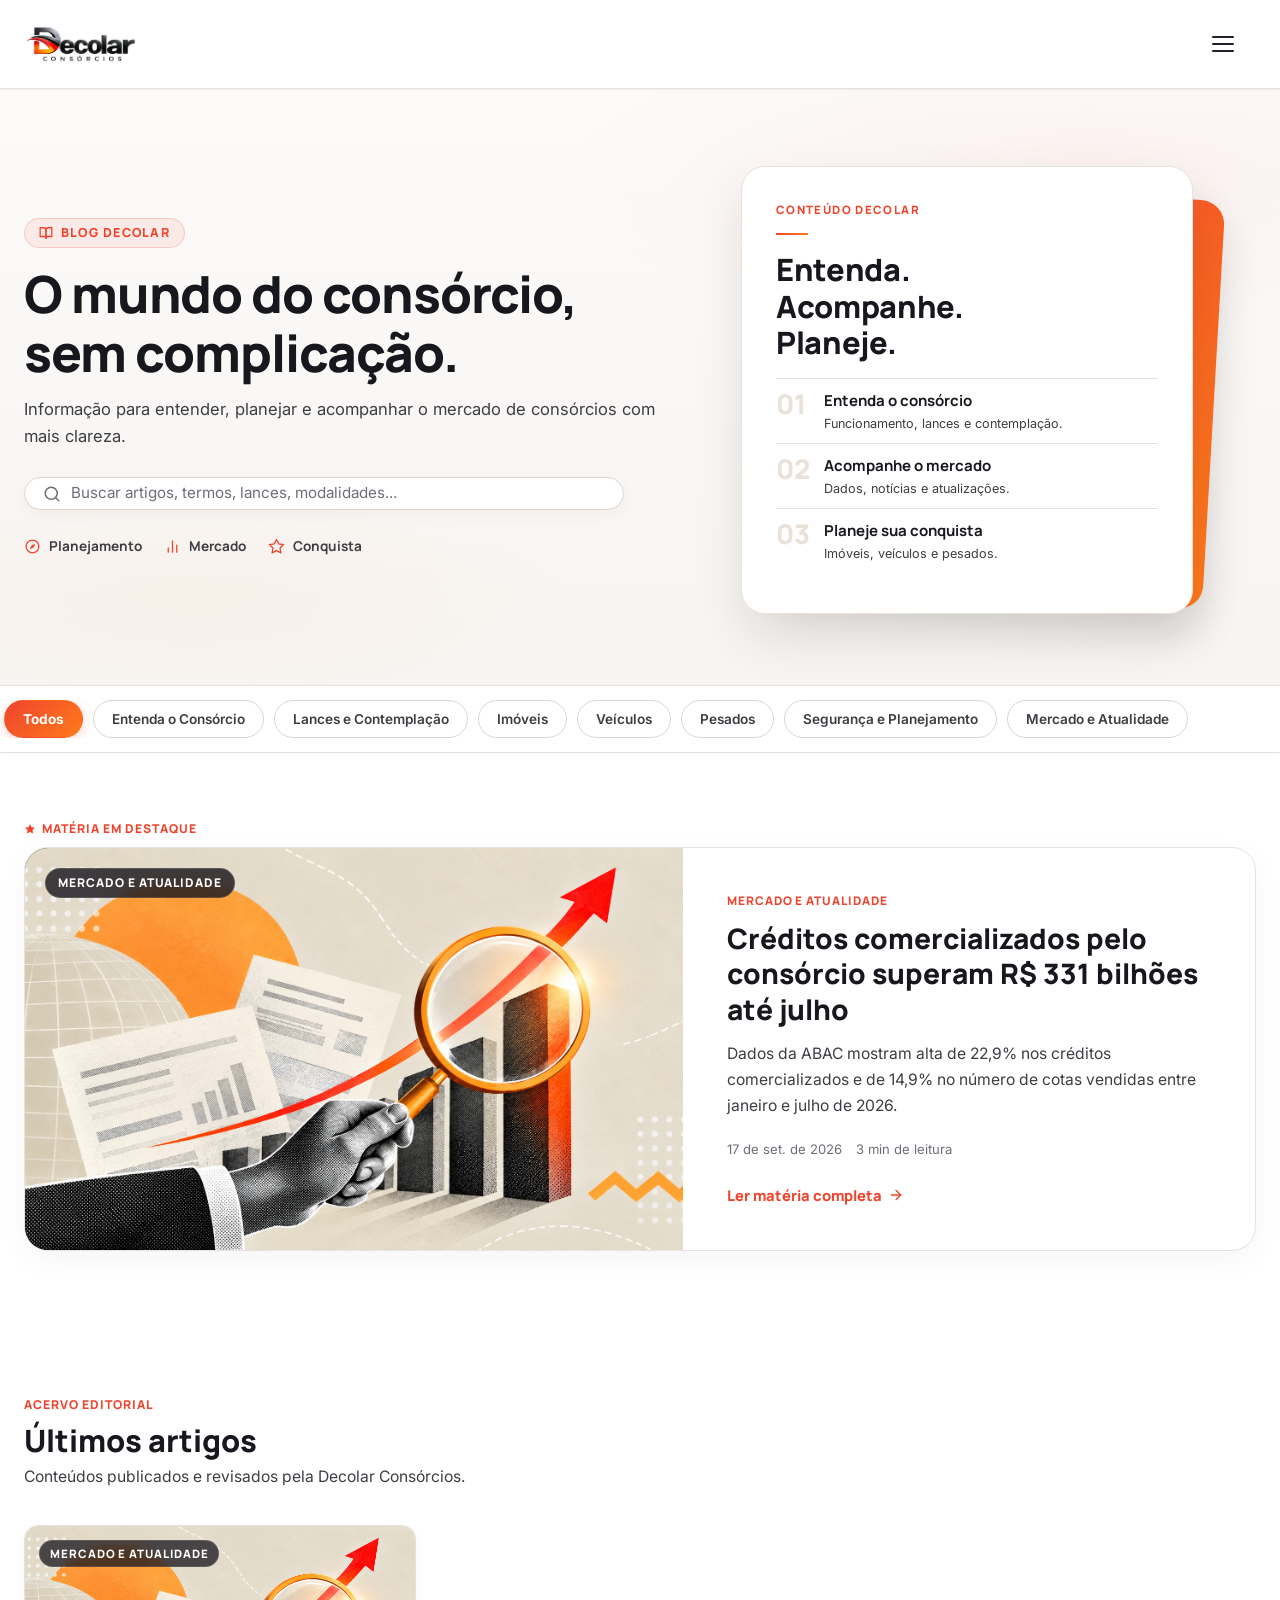
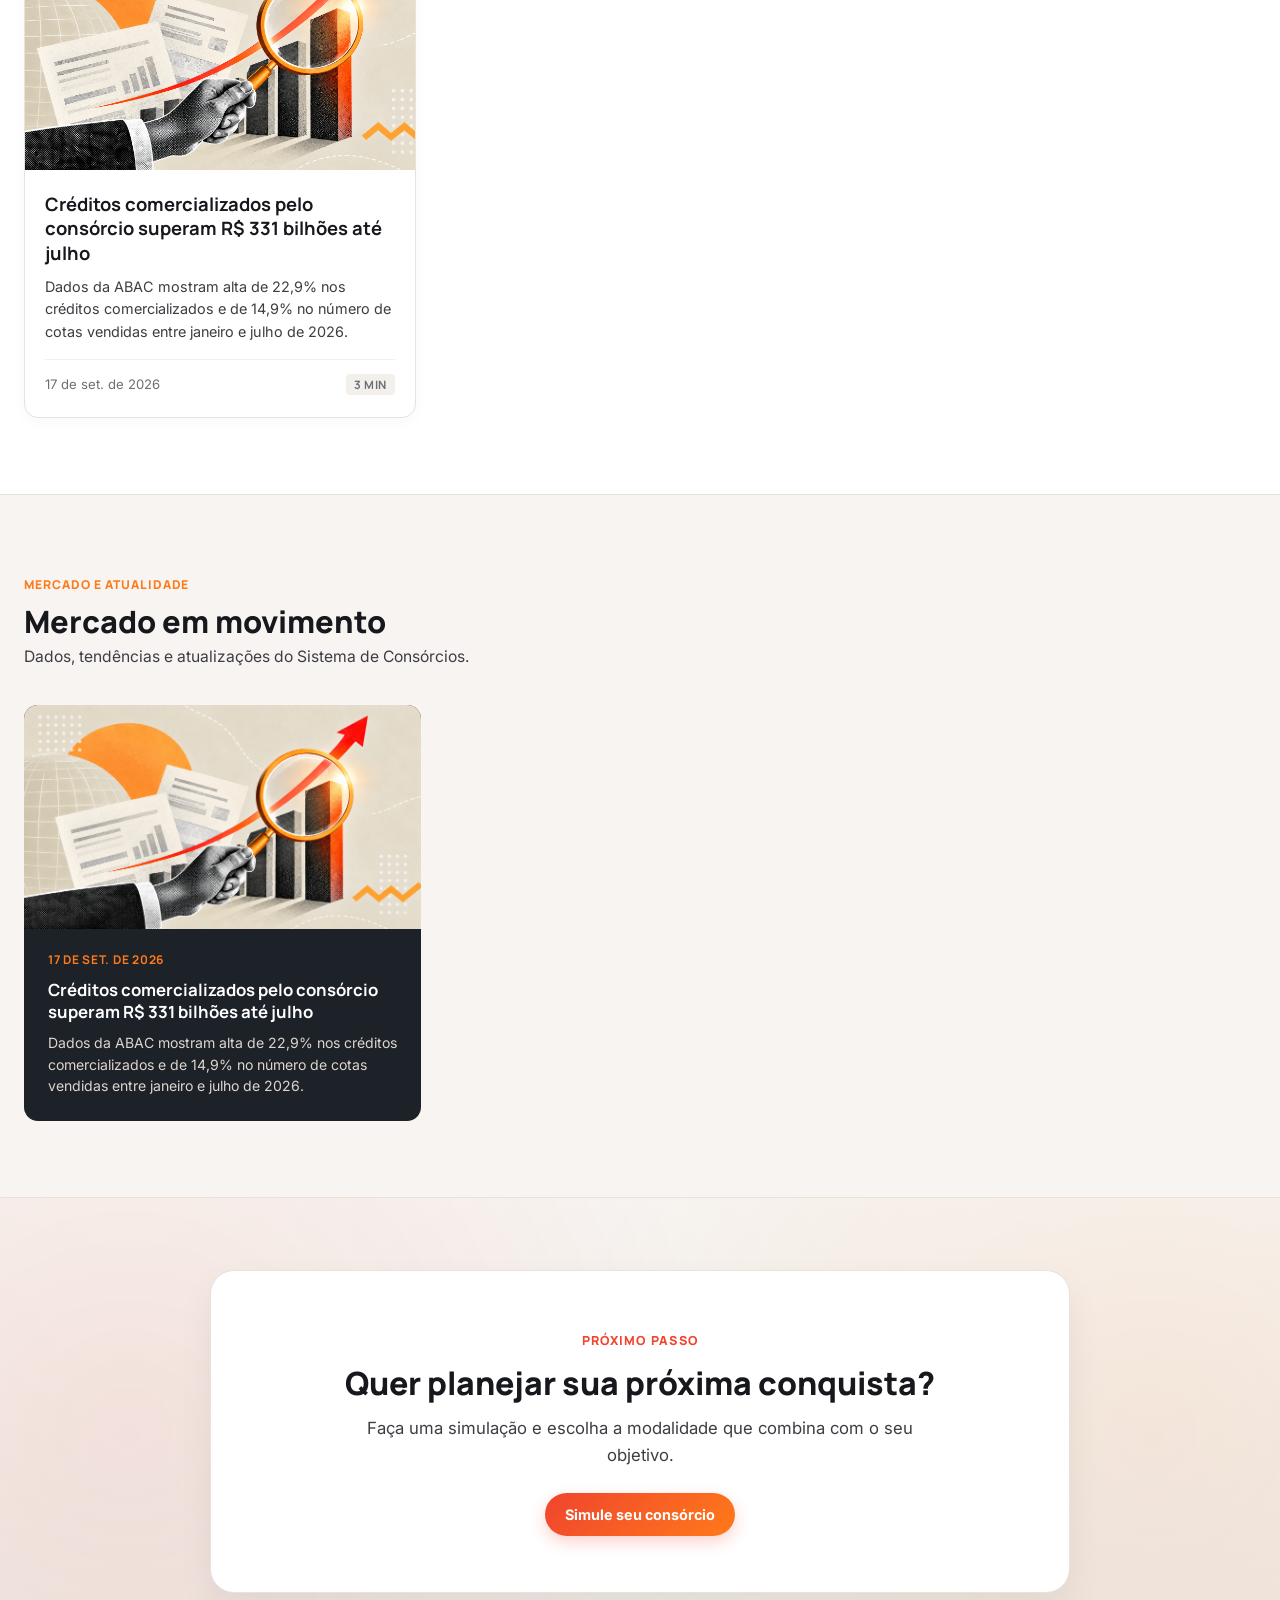
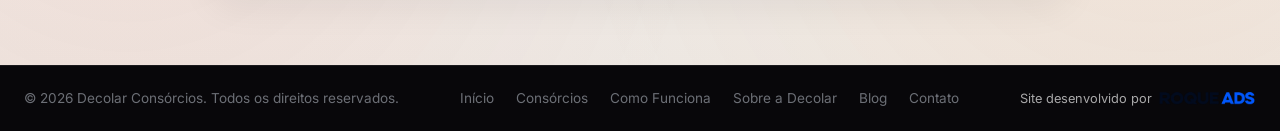
<file: blog.html>
<!DOCTYPE html>
<html lang="pt-BR">
<head>
  <meta charset="UTF-8">
  <meta name="viewport" content="width=device-width, initial-scale=1.0">
  <title>Blog Decolar Consórcios | Conteúdo sobre Consórcios</title>
  <meta name="description" content="Conteúdos sobre consórcio, contemplação, lances, imóveis, veículos, pesados, segurança e mercado para ajudar você a entender melhor o Sistema de Consórcios.">

  <!-- Fontes Google -->
  <link rel="preconnect" href="https://fonts.googleapis.com">
  <link rel="preconnect" href="https://fonts.gstatic.com" crossorigin>
  <link href="https://fonts.googleapis.com/css2?family=Inter:wght@400;500;600;700;800&family=Manrope:wght@700;800&display=swap" rel="stylesheet">

  <!-- Estilos Globais e do Blog -->
  <link rel="stylesheet" href="styles.css">
  <link rel="stylesheet" href="blog.css">
</head>
<body>

  <!-- ====================================================================
       HEADER INSTITUCIONAL DECOLAR CONSÓRCIOS
       ==================================================================== -->
  <header class="site-header" id="site-header">
    <div class="header-inner container">

      <a href="index.html#inicio" class="logo-link" aria-label="Decolar Consórcios - página inicial">
        <img src="assets/images/LOGO.png" alt="Decolar Consórcios" class="logo-img" width="200" height="50">
      </a>

      <div class="mobile-menu-panel" id="mobile-menu-panel">
      <nav class="main-nav" id="main-nav" aria-label="Navegação principal">
        <ul>
          <li><a href="index.html#inicio">Início</a></li>
          <li class="nav-item-dropdown">
            <a href="index.html#consorcios" class="has-submenu" aria-haspopup="true" aria-expanded="false">
              Consórcios
              <svg viewBox="0 0 24 24" fill="none" stroke="currentColor" stroke-width="2" stroke-linecap="round" stroke-linejoin="round" aria-hidden="true">
                <path d="M6 9l6 6 6-6"></path>
              </svg>
            </a>
            <ul class="submenu">
              <li><a href="index.html#consorcio-veiculos">Consórcio de Veículos</a></li>
              <li><a href="index.html#consorcio-imoveis">Consórcio de Imóveis</a></li>
              <li><a href="index.html#consorcio-pesados">Consórcio de Pesados</a></li>
            </ul>
          </li>
          <li><a href="como-funciona.html">Como Funciona</a></li>
          <li><a href="nossa-historia.html">Sobre a Decolar</a></li>
          <li><a href="blog.html" class="active" aria-current="page">Blog</a></li>
          <li><a href="contato.html">Fale Conosco</a></li>
        </ul>
      </nav>

      <div class="header-actions" id="header-actions">
        <a href="#" id="nav-rep-link" class="btn btn-primary js-rep-trigger">Seja um Representante Decolar</a>
        <a href="simulacao.html" class="btn btn-secondary">Simule seu Consórcio</a>

        <div class="social-links" aria-label="Redes sociais da Decolar Consórcios">
          <span class="social-link" aria-hidden="true">
            <svg viewBox="0 0 24 24" fill="currentColor" aria-hidden="true">
              <path d="M13.5 9H16V6h-2.5C11.6 6 10 7.6 10 9.7V11H8v3h2v7h3v-7h2.4l.6-3H13V9.8c0-.5.4-.8.9-.8Z"></path>
            </svg>
          </span>
          <span class="social-link" aria-hidden="true">
            <svg viewBox="0 0 24 24" fill="none" stroke="currentColor" stroke-width="1.8" aria-hidden="true">
              <rect x="4" y="4" width="16" height="16" rx="4.5"></rect>
              <circle cx="12" cy="12" r="3.3"></circle>
              <circle cx="16.3" cy="7.7" r="0.6" fill="currentColor" stroke="none"></circle>
            </svg>
          </span>
          <a href="https://www.linkedin.com/in/decolar-cons%C3%B3rcio-9899462ba/" class="social-link" aria-label="LinkedIn da Decolar Consórcios" target="_blank" rel="noopener noreferrer">
            <svg viewBox="0 0 24 24" fill="none" stroke="currentColor" stroke-width="1.8" aria-hidden="true">
              <rect x="4" y="4" width="16" height="16" rx="4.5"></rect>
              <g transform="translate(12 12) scale(0.78) translate(-12 -12)">
                <circle cx="8.7" cy="8.1" r="1.05" fill="currentColor" stroke="none"></circle>
                <rect x="7.65" y="10.3" width="2.1" height="6.3" rx="1.05" fill="currentColor" stroke="none"></rect>
                <path d="M11.55 16.6v-6.3h2.1v1.05c.55-.75 1.35-1.25 2.35-1.25 1.85 0 2.95 1.25 2.95 3.35v3.15h-2.1v-2.75c0-1.15-.45-1.85-1.5-1.85-.85 0-1.5.55-1.7 1.35v3.25Z" fill="currentColor" stroke="none"></path>
              </g>
            </svg>
          </a>
        </div>
      </div>

      </div>

      <button type="button" class="nav-toggle" id="nav-toggle" aria-label="Abrir menu" aria-expanded="false" aria-controls="main-nav">
        <span></span>
        <span></span>
        <span></span>
      </button>

    </div>
  </header>

  <div class="menu-overlay" id="menu-overlay" aria-hidden="true"></div>

  <main id="main-content">

    <!-- ====================================================================
         HERO EDITORIAL
         ==================================================================== -->
    <section class="blog-hero">
      <div class="container blog-hero-grid">
        <div class="blog-hero-col">
          <span class="blog-eyebrow">
            <svg width="14" height="14" viewBox="0 0 24 24" fill="none" stroke="currentColor" stroke-width="2.2" stroke-linecap="round" stroke-linejoin="round" aria-hidden="true"><path d="M2 3h6a4 4 0 0 1 4 4v14a3 3 0 0 0-3-3H2z"></path><path d="M22 3h-6a4 4 0 0 0-4 4v14a3 3 0 0 1 3-3h7z"></path></svg>
            BLOG DECOLAR
          </span>
          <h1 class="blog-hero-title">O mundo do consórcio, sem complicação.</h1>
          <p class="blog-hero-lead">Informação para entender, planejar e acompanhar o mercado de consórcios com mais clareza.</p>

          <!-- Barra de Busca -->
          <div class="blog-search-container">
            <div class="blog-search-box">
              <svg class="blog-search-icon" viewBox="0 0 24 24" fill="none" stroke="currentColor" stroke-width="2" stroke-linecap="round" stroke-linejoin="round" aria-hidden="true">
                <circle cx="11" cy="11" r="8"></circle>
                <line x1="21" y1="21" x2="16.65" y2="16.65"></line>
              </svg>
              <input type="text" id="blog-search-input" class="blog-search-input" placeholder="Buscar artigos, termos, lances, modalidades..." aria-label="Buscar no Blog Decolar">
              <button type="button" id="blog-search-clear" class="blog-search-clear" aria-label="Limpar busca">×</button>
            </div>
          </div>

          <ul class="blog-hero-pillars">
            <li class="blog-hero-pillar">
              <svg viewBox="0 0 24 24" fill="none" stroke="currentColor" stroke-width="1.8" stroke-linecap="round" stroke-linejoin="round" aria-hidden="true"><circle cx="12" cy="12" r="9"></circle><polygon points="14.5 9.5 12.8 12.8 9.5 14.5 11.2 11.2 14.5 9.5"></polygon></svg>
              Planejamento
            </li>
            <li class="blog-hero-pillar">
              <svg viewBox="0 0 24 24" fill="none" stroke="currentColor" stroke-width="1.8" stroke-linecap="round" stroke-linejoin="round" aria-hidden="true"><line x1="18" y1="20" x2="18" y2="10"></line><line x1="12" y1="20" x2="12" y2="4"></line><line x1="6" y1="20" x2="6" y2="14"></line></svg>
              Mercado
            </li>
            <li class="blog-hero-pillar">
              <svg viewBox="0 0 24 24" fill="none" stroke="currentColor" stroke-width="1.8" stroke-linecap="round" stroke-linejoin="round" aria-hidden="true"><polygon points="12 2 15.09 8.26 22 9.27 17 14.14 18.18 21.02 12 17.77 5.82 21.02 7 14.14 2 9.27 8.91 8.26 12 2"></polygon></svg>
              Conquista
            </li>
          </ul>
        </div>

        <div class="blog-hero-visual">
          <div class="blog-hero-visual-card blog-hero-visual-card--back" aria-hidden="true"></div>
          <div class="blog-hero-visual-card blog-hero-visual-card--front">
            <span class="blog-hero-panel-eyebrow">Conteúdo Decolar</span>
            <h2 class="blog-hero-panel-title">Entenda.<br>Acompanhe.<br>Planeje.</h2>

            <ul class="blog-hero-panel-list">
              <li class="blog-hero-panel-item">
                <span class="blog-hero-panel-number" aria-hidden="true">01</span>
                <div class="blog-hero-panel-item-text">
                  <strong>Entenda o consórcio</strong>
                  <span>Funcionamento, lances e contemplação.</span>
                </div>
              </li>
              <li class="blog-hero-panel-item">
                <span class="blog-hero-panel-number" aria-hidden="true">02</span>
                <div class="blog-hero-panel-item-text">
                  <strong>Acompanhe o mercado</strong>
                  <span>Dados, notícias e atualizações.</span>
                </div>
              </li>
              <li class="blog-hero-panel-item">
                <span class="blog-hero-panel-number" aria-hidden="true">03</span>
                <div class="blog-hero-panel-item-text">
                  <strong>Planeje sua conquista</strong>
                  <span>Imóveis, veículos e pesados.</span>
                </div>
              </li>
            </ul>
          </div>
        </div>
      </div>
    </section>

    <!-- ====================================================================
         NAVEGAÇÃO POR CATEGORIAS (TABS / PÍLULAS)
         ==================================================================== -->
    <nav class="blog-categories-bar" aria-label="Categorias do Blog">
      <div class="container blog-categories-scroll">
        <button type="button" class="blog-cat-btn is-active" data-category="all">Todos</button>
        <button type="button" class="blog-cat-btn" data-category="entenda">Entenda o Consórcio</button>
        <button type="button" class="blog-cat-btn" data-category="lances">Lances e Contemplação</button>
        <button type="button" class="blog-cat-btn" data-category="imoveis">Imóveis</button>
        <button type="button" class="blog-cat-btn" data-category="veiculos">Veículos</button>
        <button type="button" class="blog-cat-btn" data-category="pesados">Pesados</button>
        <button type="button" class="blog-cat-btn" data-category="seguranca">Segurança e Planejamento</button>
        <button type="button" class="blog-cat-btn" data-category="mercado">Mercado e Atualidade</button>
      </div>
    </nav>

    <!-- Estado Vazio (quando a busca ou filtro não encontrar resultados) -->
    <div class="container">
      <div class="blog-empty-state" id="blog-empty-state">
        <svg class="blog-empty-icon" viewBox="0 0 24 24" fill="none" stroke="currentColor" stroke-width="1.8" stroke-linecap="round" stroke-linejoin="round" aria-hidden="true">
          <circle cx="11" cy="11" r="8"></circle>
          <line x1="21" y1="21" x2="16.65" y2="16.65"></line>
          <line x1="8" y1="11" x2="14" y2="11"></line>
        </svg>
        <h3 class="blog-empty-title">Nenhum artigo encontrado</h3>
        <p class="blog-empty-text">Não encontramos conteúdos com os termos pesquisados. Tente usar palavras-chave mais gerais ou explore por categoria.</p>
        <button type="button" id="blog-empty-reset" class="blog-empty-reset-btn">
          <svg width="14" height="14" viewBox="0 0 24 24" fill="none" stroke="currentColor" stroke-width="2" stroke-linecap="round" stroke-linejoin="round" aria-hidden="true"><polyline points="1 4 1 10 7 10"></polyline><path d="M3.51 15a9 9 0 1 0 2.13-9.36L1 10"></path></svg>
          Limpar filtros e ver todos os artigos
        </button>
      </div>
    </div>

    <!-- ====================================================================
         MATÉRIA EM DESTAQUE (EDITORIAL HERO CARD)
         ==================================================================== -->
    <section class="blog-featured-section">
      <div class="container">
        <div class="blog-section-tag">
          <svg width="12" height="12" viewBox="0 0 24 24" fill="currentColor" aria-hidden="true"><polygon points="12 2 15.09 8.26 22 9.27 17 14.14 18.18 21.02 12 17.77 5.82 21.02 7 14.14 2 9.27 8.91 8.26 12 2"></polygon></svg>
          Matéria em Destaque
        </div>

        <!-- Renderizado dinamicamente por blog.js a partir de BLOG_ARTICLES -->
        <div id="blog-featured-mount"></div>
      </div>
    </section>

    <!-- ====================================================================
         SEÇÃO "ÚLTIMOS ARTIGOS" (GRADE EDITORIAL)
         ==================================================================== -->
    <section class="blog-recent-section" id="artigos">
      <div class="container">
        <div class="blog-section-header">
          <span class="blog-section-tag">Acervo Editorial</span>
          <h2 class="blog-section-title">Últimos artigos</h2>
          <p class="blog-section-desc">Conteúdos publicados e revisados pela Decolar Consórcios.</p>
        </div>

        <!-- SOMENTE adicionar aqui artigos revisados e aprovados: edite BLOG_ARTICLES em blog.js -->
        <div class="blog-recent-grid" id="blog-posts-grid"></div>
      </div>
    </section>

    <!-- ====================================================================
         SEÇÃO "MERCADO EM MOVIMENTO"
         ==================================================================== -->
    <section class="blog-market-section" id="mercado">
      <div class="container">
        <div class="blog-section-header">
          <span class="blog-section-tag" style="color: var(--color-orange);">MERCADO E ATUALIDADE</span>
          <h2 class="blog-section-title">Mercado em movimento</h2>
          <p class="blog-section-desc">Dados, tendências e atualizações do Sistema de Consórcios.</p>
        </div>

        <!-- SOMENTE publicar dados de mercado após validação da fonte e período -->
        <div id="blog-market-mount"></div>
      </div>
    </section>

    <!-- ====================================================================
         CTA EDITORIAL DE FECHAMENTO
         ==================================================================== -->
    <section class="blog-cta-section">
      <div class="container">
        <div class="blog-cta-card">
          <span class="blog-cta-eyebrow">Próximo Passo</span>
          <h2 class="blog-cta-title">Quer planejar sua próxima conquista?</h2>
          <p class="blog-cta-text">
            Faça uma simulação e escolha a modalidade que combina com o seu objetivo.
          </p>
          <div class="blog-cta-actions">
            <a href="simulacao.html" class="btn btn-primary">Simule seu consórcio</a>
          </div>
        </div>
      </div>
    </section>

  </main>

  <!-- ====================================================================
       RODAPÉ INSTITUCIONAL (PADRONIZADO)
       ==================================================================== -->
  <footer class="site-footer">
    <div class="container site-footer-inner">
      <p>© 2026 Decolar Consórcios. Todos os direitos reservados.</p>
      <div class="site-footer-links">
        <a href="index.html#inicio">Início</a>
        <a href="index.html#consorcios">Consórcios</a>
        <a href="como-funciona.html">Como Funciona</a>
        <a href="nossa-historia.html">Sobre a Decolar</a>
        <a href="blog.html">Blog</a>
        <a href="contato.html">Contato</a>
      </div>
      <div class="site-footer-credit">
        <span>Site desenvolvido por</span>
        <img src="assets/images/ROQUE ADS.png" alt="Roque Ads">
      </div>
    </div>
  </footer>

  <!-- Modal "Representantes em breve" -->
  <div class="blog-modal" id="rep-modal" aria-hidden="true">
    <div class="blog-modal-overlay" data-rep-modal-overlay></div>
    <div class="blog-modal-dialog blog-modal-dialog--with-close" role="dialog" aria-modal="true" aria-labelledby="rep-modal-title" tabindex="-1">
      <button type="button" class="blog-modal-close-x" data-rep-modal-close-x aria-label="Fechar">
        <svg viewBox="0 0 24 24" aria-hidden="true"><path d="M7 7l10 10M17 7L7 17"></path></svg>
      </button>
      <span class="blog-modal-eyebrow">Representantes Decolar</span>
      <h2 class="blog-modal-title" id="rep-modal-title">Em breve.</h2>
      <p class="blog-modal-text">Estamos preparando uma área exclusiva para você, nosso representante.</p>
      <p class="blog-modal-text">Um espaço pensado para facilitar seu dia a dia, com mais apoio, organização e acesso às informações da Decolar Consórcios.</p>
      <p class="blog-modal-note">Novidades em breve.</p>
      <button type="button" class="btn btn-primary blog-modal-close" data-rep-modal-close>Entendi</button>
    </div>
  </div>

  <!-- Scripts -->
  <script src="script.js"></script>
  <script src="blog.js"></script>
</body>
</html>
</file>
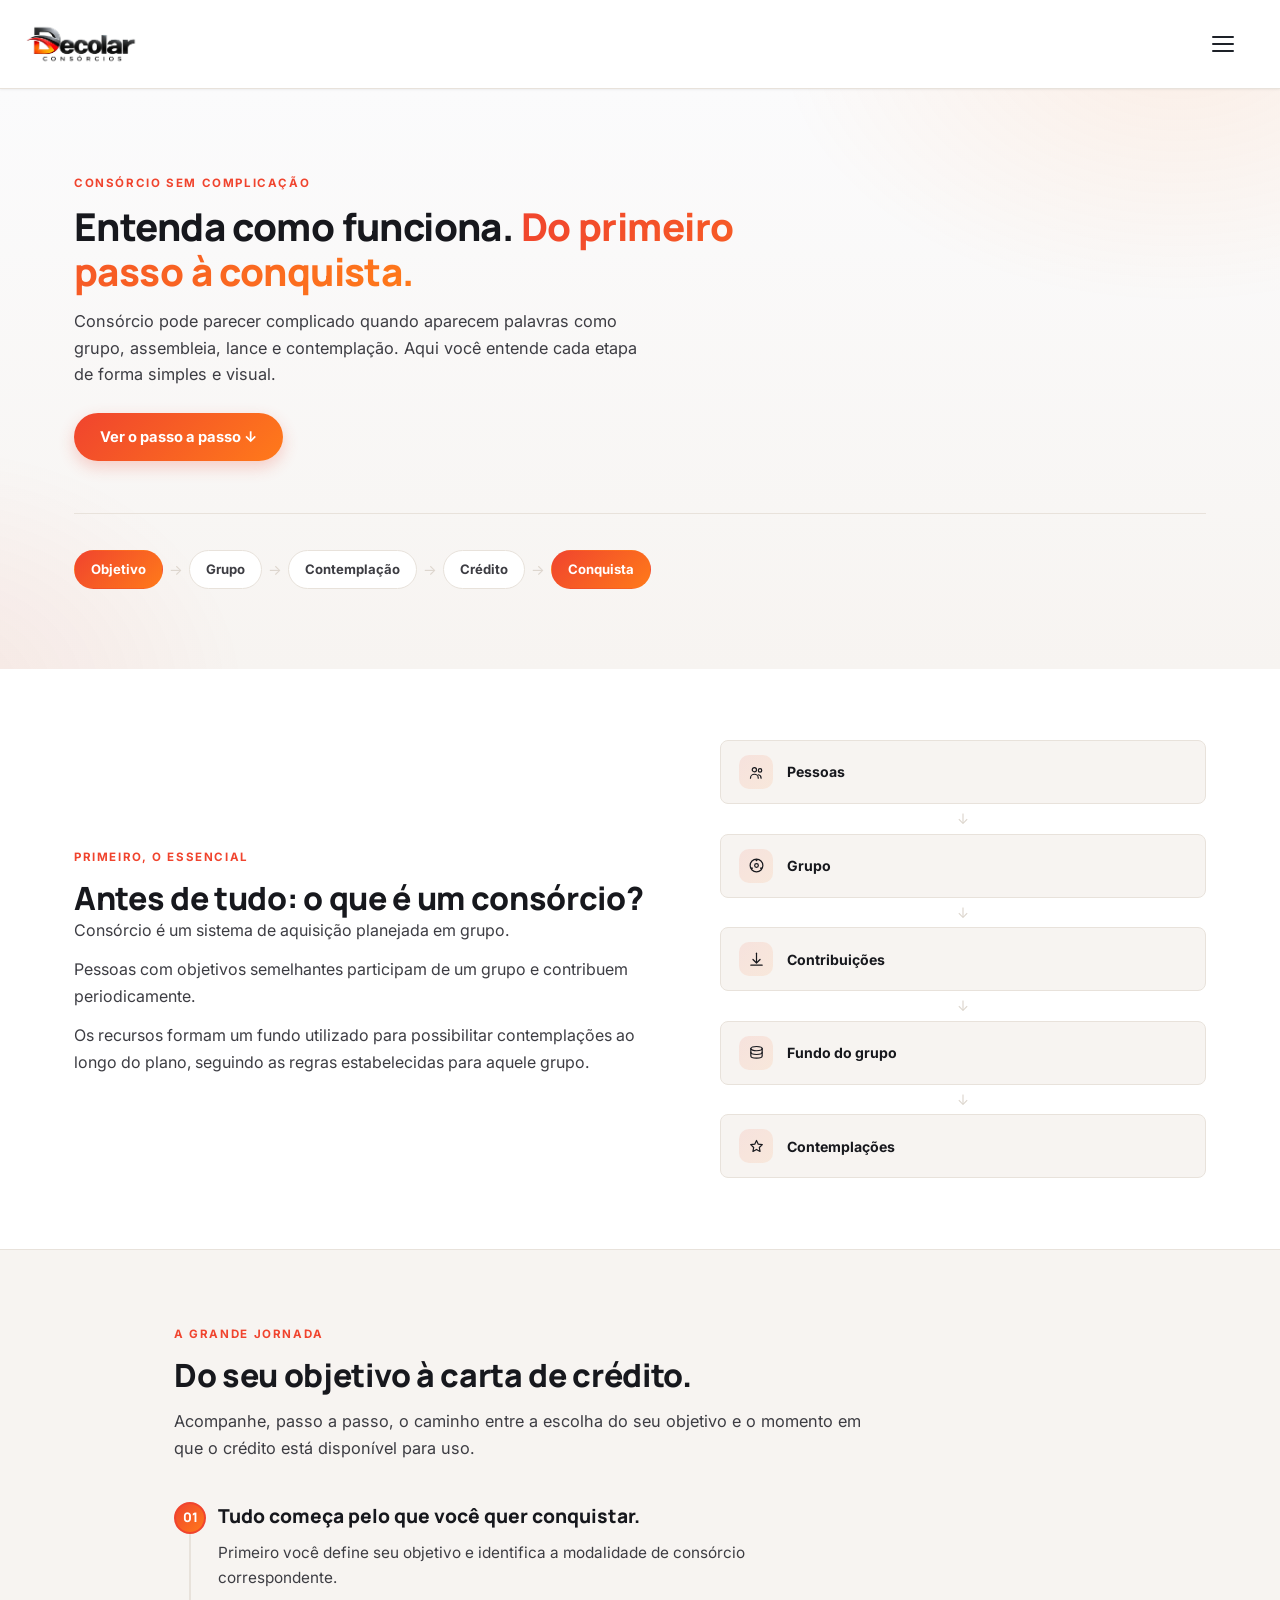
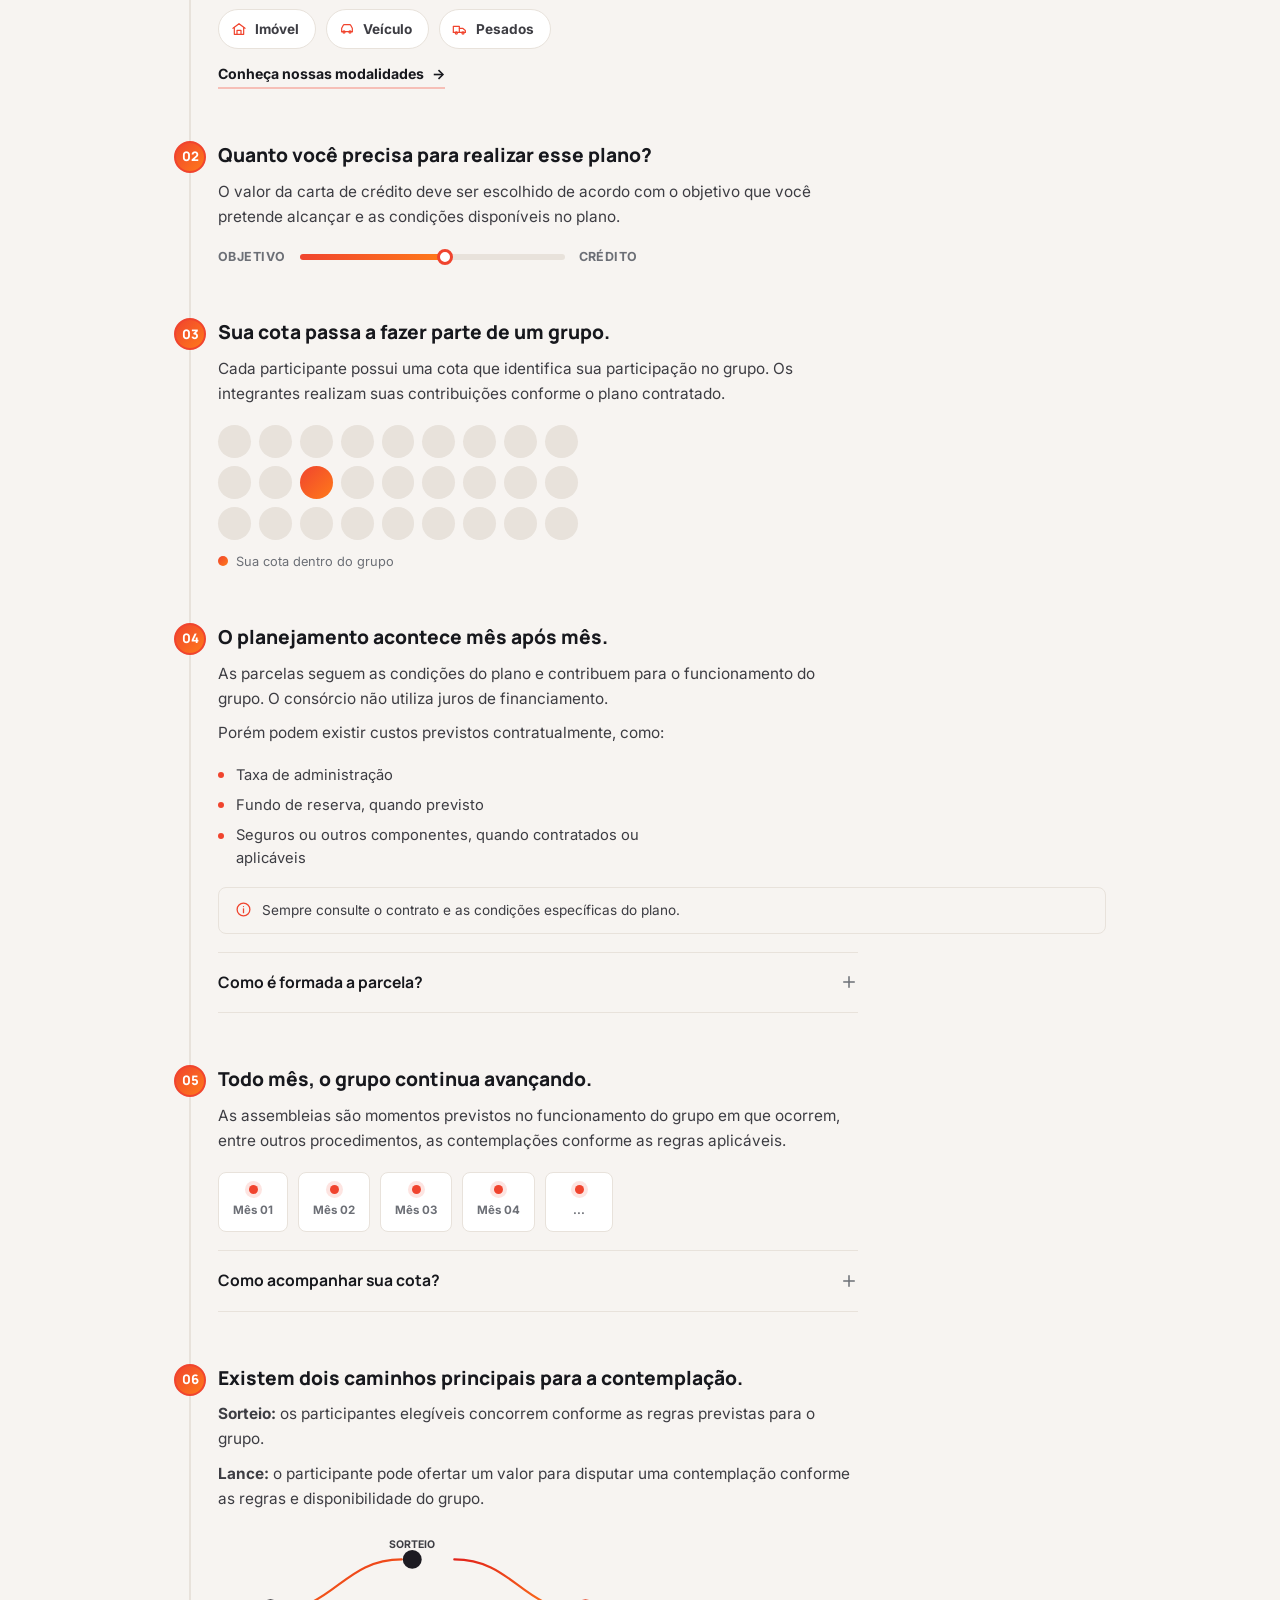
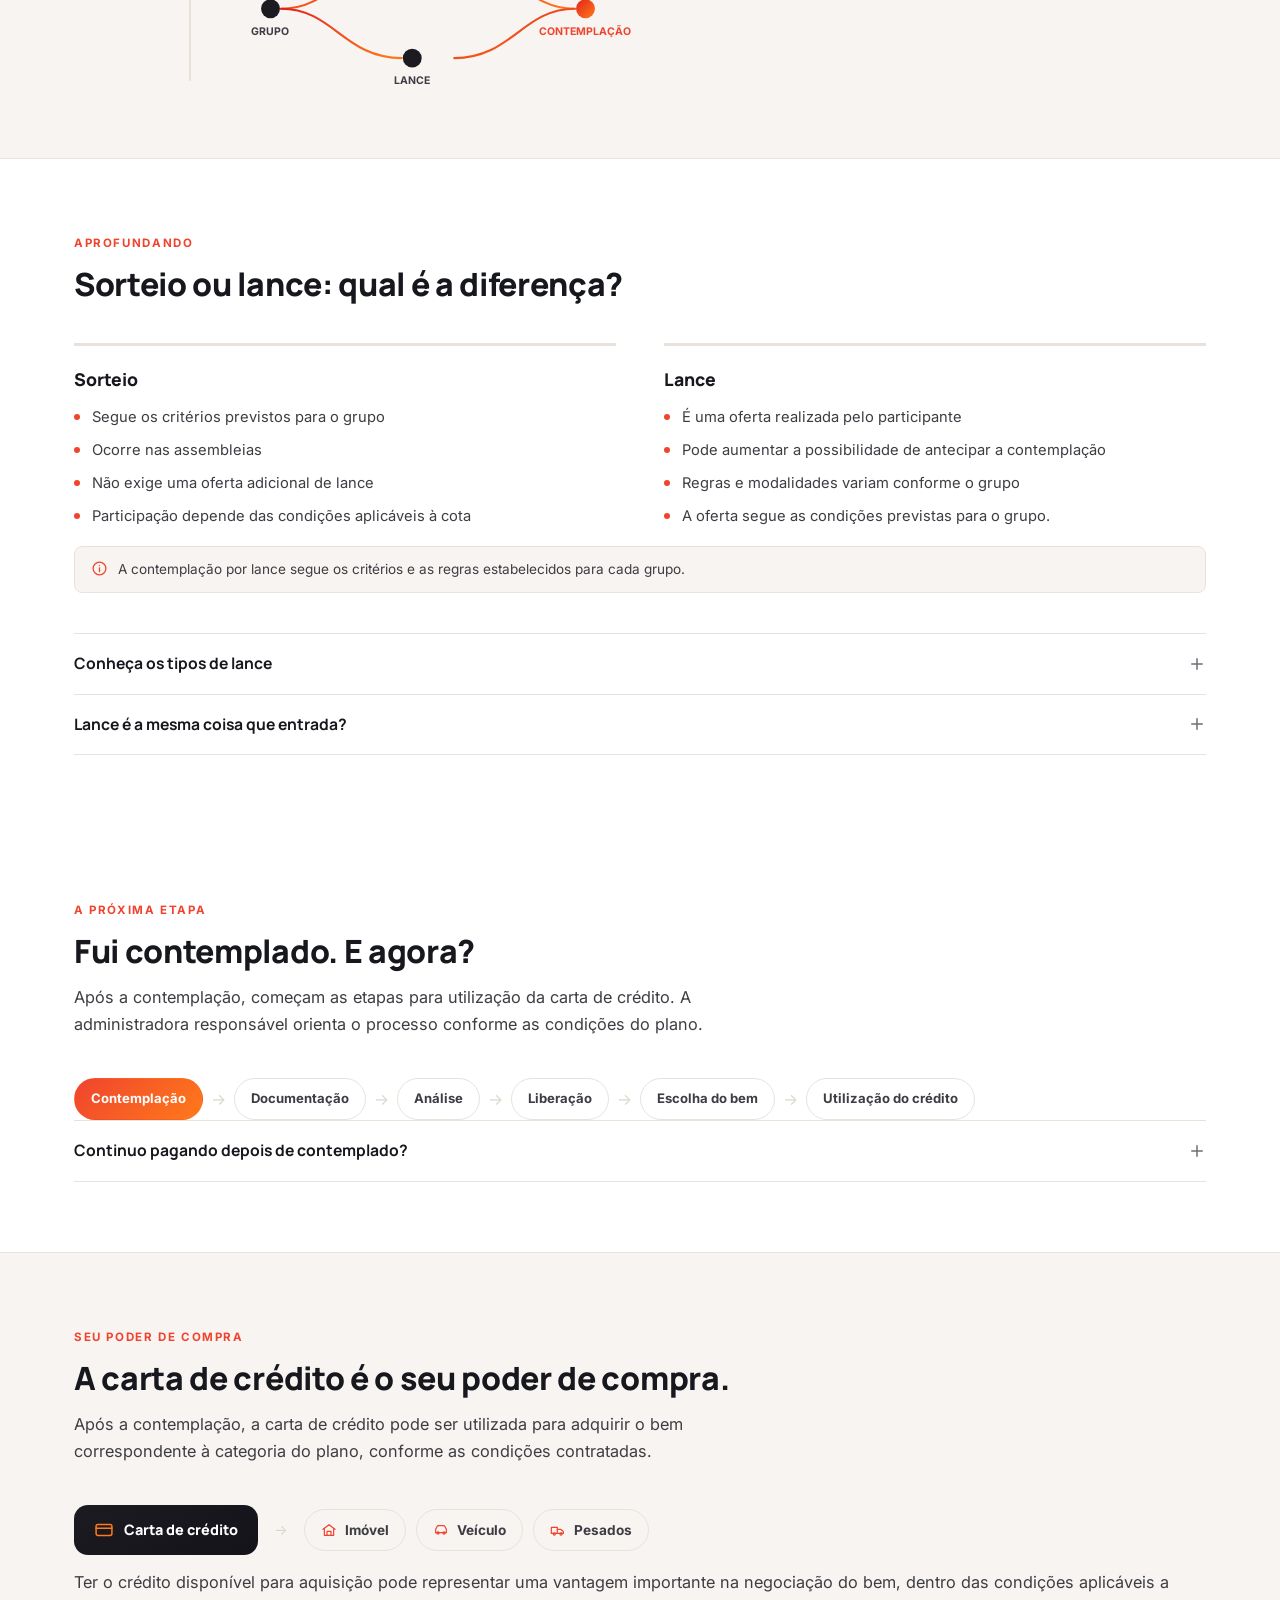
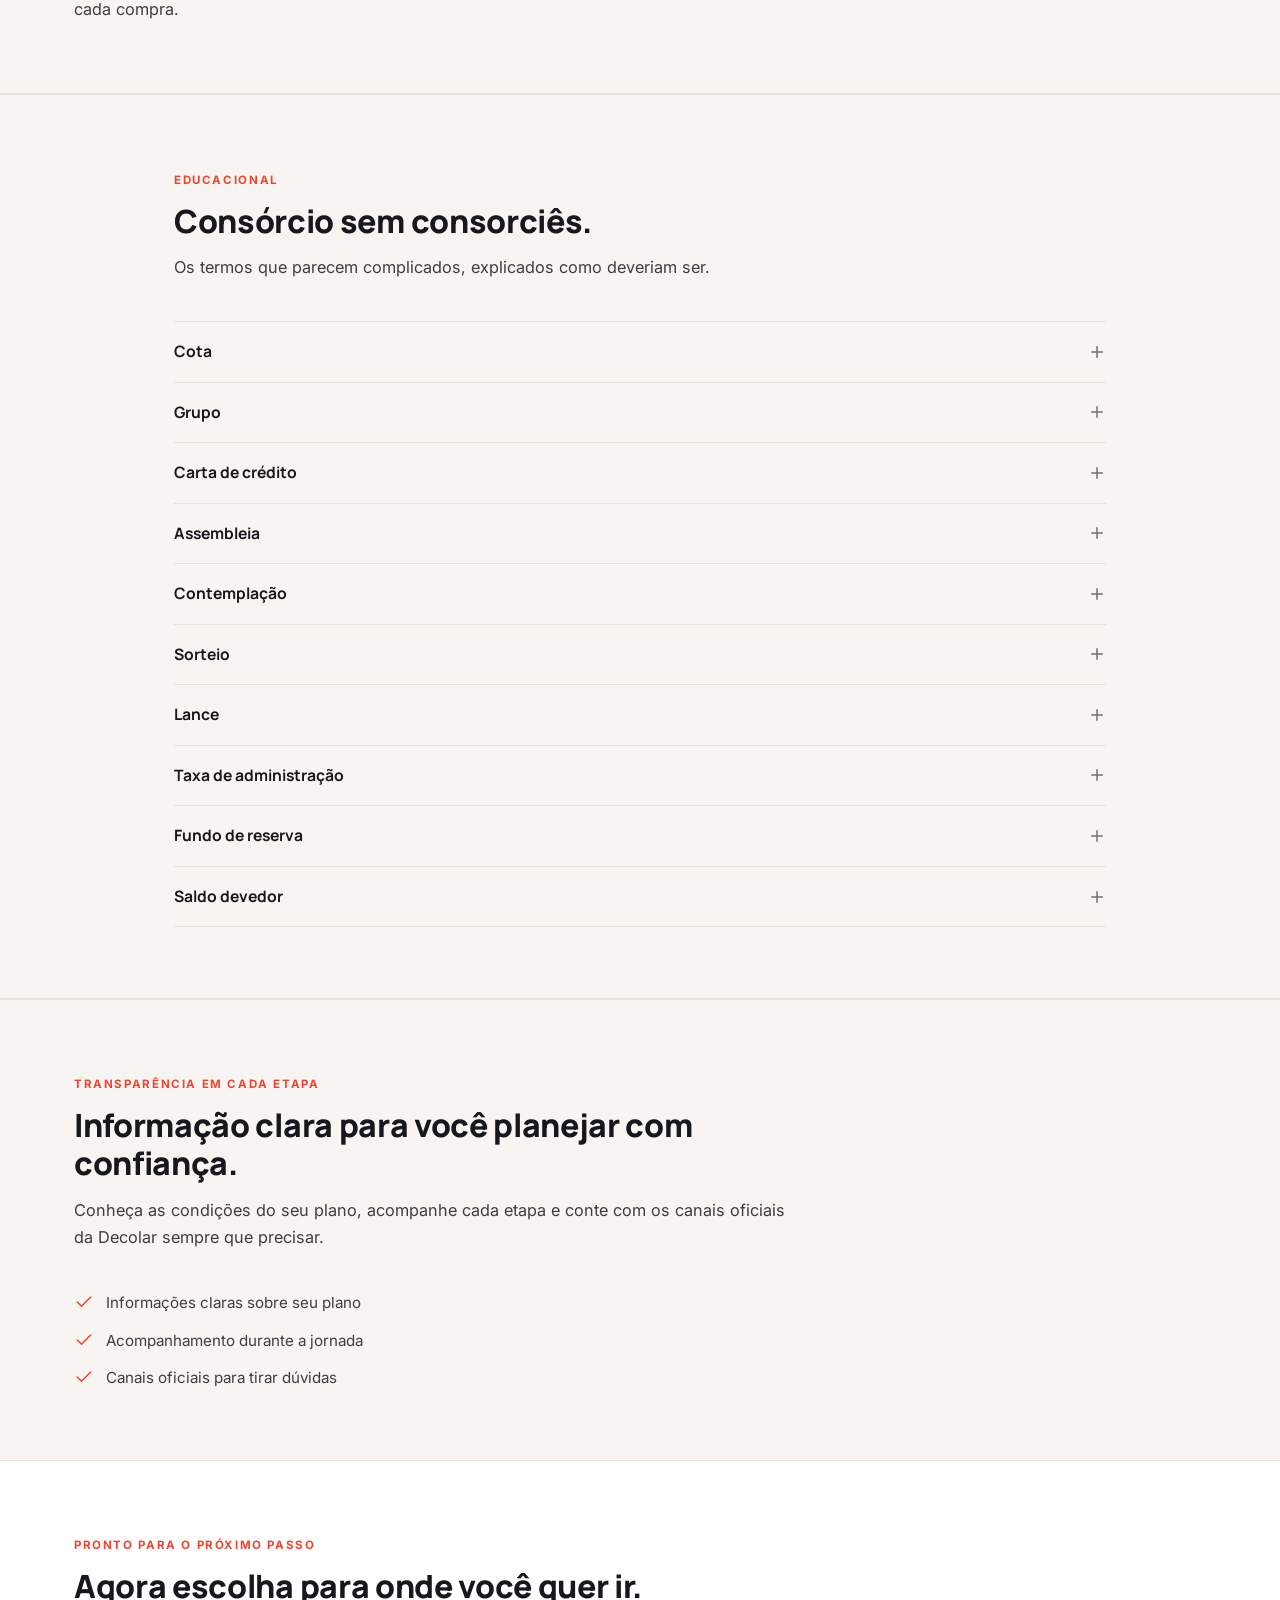
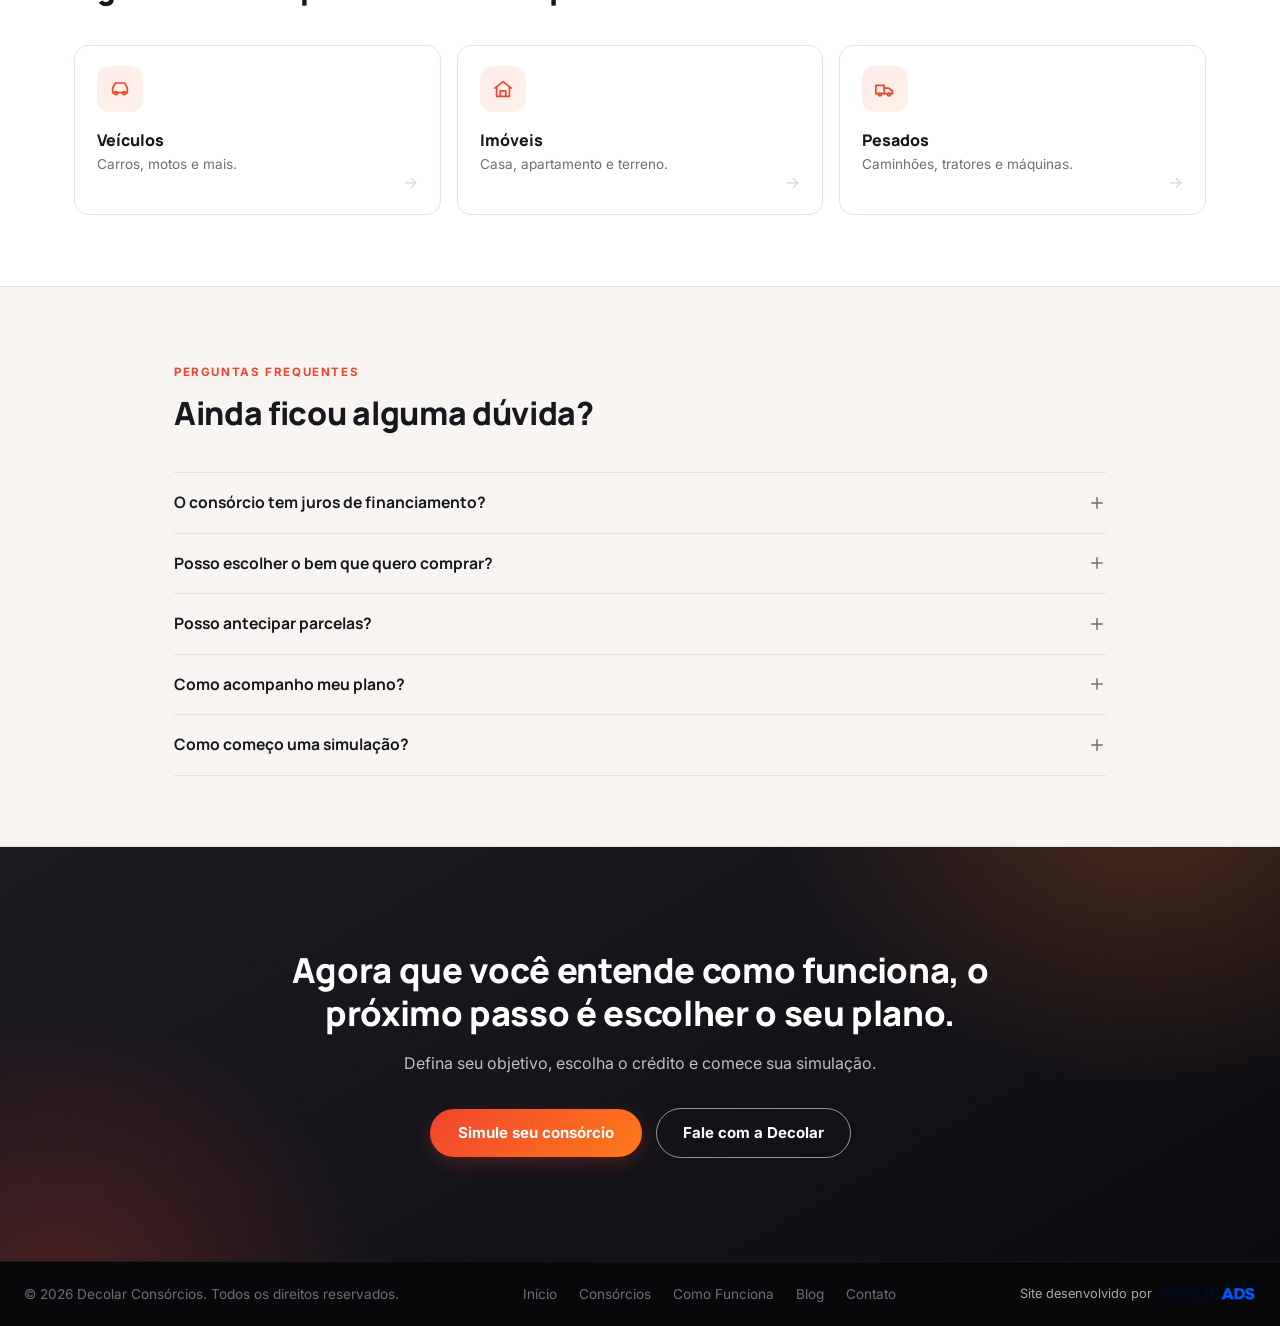
<file: como-funciona.html>
<!DOCTYPE html>
<html lang="pt-BR">
<head>
  <meta charset="UTF-8">
  <meta name="viewport" content="width=device-width, initial-scale=1.0">
  <title>Como Funciona o Consórcio | Decolar Consórcios</title>
  <meta name="description" content="Entenda como funciona o consórcio, contemplação, sorteio, lance, assembleias, carta de crédito e cada etapa até a utilização do crédito.">

  <link rel="preconnect" href="https://fonts.googleapis.com">
  <link rel="preconnect" href="https://fonts.gstatic.com" crossorigin>
  <link href="https://fonts.googleapis.com/css2?family=Inter:wght@400;500;600;700;800&family=Manrope:wght@700;800&display=swap" rel="stylesheet">

  <link rel="stylesheet" href="styles.css">
  <link rel="stylesheet" href="como-funciona.css">
</head>
<body>

  <!-- Header Institucional idêntico ao da Home -->
  <header class="site-header" id="site-header">
    <div class="header-inner container">

      <a href="index.html#inicio" class="logo-link" aria-label="Decolar Consórcios - página inicial">
        <img src="assets/images/LOGO.png" alt="Decolar Consórcios" class="logo-img" width="200" height="50">
      </a>

      <div class="mobile-menu-panel" id="mobile-menu-panel">
      <nav class="main-nav" id="main-nav" aria-label="Navegação principal">
        <ul>
          <li><a href="index.html#inicio">Início</a></li>
          <li class="nav-item-dropdown">
            <a href="index.html#consorcios" class="has-submenu" aria-haspopup="true" aria-expanded="false">
              Consórcios
              <svg viewBox="0 0 24 24" fill="none" stroke="currentColor" stroke-width="2" stroke-linecap="round" stroke-linejoin="round" aria-hidden="true">
                <path d="M6 9l6 6 6-6"></path>
              </svg>
            </a>
            <ul class="submenu">
              <li><a href="index.html#consorcio-veiculos">Consórcio de Veículos</a></li>
              <li><a href="index.html#consorcio-imoveis">Consórcio de Imóveis</a></li>
              <li><a href="index.html#consorcio-pesados">Consórcio de Pesados</a></li>
            </ul>
          </li>
          <li><a href="como-funciona.html" class="active" aria-current="page">Como Funciona</a></li>
          <li><a href="nossa-historia.html">Sobre a Decolar</a></li>
          <li><a href="blog.html">Blog</a></li>
          <li><a href="contato.html">Fale Conosco</a></li>
        </ul>
      </nav>

      <div class="header-actions" id="header-actions">
        <a href="index.html#representante" class="btn btn-primary">Seja um Representante Decolar</a>
        <a href="simulacao.html" class="btn btn-secondary">Simule seu Consórcio</a>

        <div class="social-links" aria-label="Redes sociais da Decolar Consórcios">
          <a href="#" class="social-link" aria-label="Facebook">
            <svg viewBox="0 0 24 24" fill="currentColor" aria-hidden="true">
              <path d="M13.5 9H16V6h-2.5C11.6 6 10 7.6 10 9.7V11H8v3h2v7h3v-7h2.4l.6-3H13V9.8c0-.5.4-.8.9-.8Z"></path>
            </svg>
          </a>
          <a href="#" class="social-link" aria-label="Instagram">
            <svg viewBox="0 0 24 24" fill="none" stroke="currentColor" stroke-width="1.8" aria-hidden="true">
              <rect x="4" y="4" width="16" height="16" rx="4.5"></rect>
              <circle cx="12" cy="12" r="3.3"></circle>
              <circle cx="16.3" cy="7.7" r="0.6" fill="currentColor" stroke="none"></circle>
            </svg>
          </a>
          <a href="https://www.linkedin.com/in/decolar-cons%C3%B3rcio-9899462ba/" class="social-link" aria-label="LinkedIn da Decolar Consórcios" target="_blank" rel="noopener noreferrer">
            <svg viewBox="0 0 24 24" fill="none" stroke="currentColor" stroke-width="1.8" aria-hidden="true">
              <rect x="4" y="4" width="16" height="16" rx="4.5"></rect>
              <g transform="translate(12 12) scale(0.78) translate(-12 -12)">
                <circle cx="8.7" cy="8.1" r="1.05" fill="currentColor" stroke="none"></circle>
                <rect x="7.65" y="10.3" width="2.1" height="6.3" rx="1.05" fill="currentColor" stroke="none"></rect>
                <path d="M11.55 16.6v-6.3h2.1v1.05c.55-.75 1.35-1.25 2.35-1.25 1.85 0 2.95 1.25 2.95 3.35v3.15h-2.1v-2.75c0-1.15-.45-1.85-1.5-1.85-.85 0-1.5.55-1.7 1.35v3.25Z" fill="currentColor" stroke="none"></path>
              </g>
            </svg>
          </a>
        </div>
      </div>

      </div>

      <button type="button" class="nav-toggle" id="nav-toggle" aria-label="Abrir menu" aria-expanded="false" aria-controls="main-nav">
        <span></span>
        <span></span>
        <span></span>
      </button>

    </div>
  </header>

  <main id="conteudo-principal">

    <!-- ====================================================================
         CENA 01 — HERO
         ==================================================================== -->
    <section class="cf-hero" id="topo">
      <div class="container">

        <div class="cf-hero-content">
          <span class="cf-eyebrow">Consórcio sem complicação</span>
          <h1 class="cf-hero-title">
            Entenda como funciona.
            <span class="cf-hero-title-accent">Do primeiro passo à conquista.</span>
          </h1>
          <p class="cf-hero-lead">
            Consórcio pode parecer complicado quando aparecem palavras como grupo, assembleia, lance e contemplação. Aqui você entende cada etapa de forma simples e visual.
          </p>

          <div class="cf-hero-actions">
            <a href="#jornada" class="btn btn-primary">Ver o passo a passo ↓</a>
          </div>
        </div>

        <div class="cf-hero-flow" aria-hidden="true">
          <span class="cf-flow-chip">Objetivo</span>
          <span class="cf-flow-arrow">→</span>
          <span class="cf-flow-chip">Grupo</span>
          <span class="cf-flow-arrow">→</span>
          <span class="cf-flow-chip">Contemplação</span>
          <span class="cf-flow-arrow">→</span>
          <span class="cf-flow-chip">Crédito</span>
          <span class="cf-flow-arrow">→</span>
          <span class="cf-flow-chip">Conquista</span>
        </div>

      </div>
    </section>

    <!-- ====================================================================
         CENA 02 — O QUE É CONSÓRCIO
         ==================================================================== -->
    <section class="cf-section cf-what" id="o-que-e">
      <div class="container cf-what-grid">

        <div class="cf-what-text cf-reveal">
          <span class="cf-eyebrow">Primeiro, o essencial</span>
          <h2 class="cf-section-title">Antes de tudo: o que é um consórcio?</h2>
          <p>Consórcio é um sistema de aquisição planejada em grupo.</p>
          <p>Pessoas com objetivos semelhantes participam de um grupo e contribuem periodicamente.</p>
          <p>Os recursos formam um fundo utilizado para possibilitar contemplações ao longo do plano, seguindo as regras estabelecidas para aquele grupo.</p>
        </div>

        <div class="cf-what-diagram cf-reveal" aria-hidden="true">
          <div class="cf-diagram-node">
            <span class="cf-diagram-node-icon">
              <svg viewBox="0 0 24 24" fill="none" stroke="currentColor" stroke-width="1.7" stroke-linecap="round" stroke-linejoin="round"><circle cx="9" cy="8" r="3"></circle><circle cx="17" cy="9" r="2.4"></circle><path d="M3.5 20c0-3 2.5-5.5 5.5-5.5s5.5 2.5 5.5 5.5"></path><path d="M14.5 15.2c2.3.3 4 2.3 4 4.8"></path></svg>
            </span>
            <span>Pessoas</span>
          </div>
          <div class="cf-diagram-connector">↓</div>
          <div class="cf-diagram-node">
            <span class="cf-diagram-node-icon">
              <svg viewBox="0 0 24 24" fill="none" stroke="currentColor" stroke-width="1.7" stroke-linecap="round" stroke-linejoin="round"><circle cx="12" cy="12" r="9"></circle><circle cx="12" cy="12" r="2.6"></circle><circle cx="12" cy="4.6" r="1.4" fill="currentColor" stroke="none"></circle><circle cx="18.5" cy="15.8" r="1.4" fill="currentColor" stroke="none"></circle><circle cx="5.5" cy="15.8" r="1.4" fill="currentColor" stroke="none"></circle></svg>
            </span>
            <span>Grupo</span>
          </div>
          <div class="cf-diagram-connector">↓</div>
          <div class="cf-diagram-node">
            <span class="cf-diagram-node-icon">
              <svg viewBox="0 0 24 24" fill="none" stroke="currentColor" stroke-width="1.7" stroke-linecap="round" stroke-linejoin="round"><path d="M12 3v13"></path><path d="M7 12l5 5 5-5"></path><path d="M4 20h16"></path></svg>
            </span>
            <span>Contribuições</span>
          </div>
          <div class="cf-diagram-connector">↓</div>
          <div class="cf-diagram-node">
            <span class="cf-diagram-node-icon">
              <svg viewBox="0 0 24 24" fill="none" stroke="currentColor" stroke-width="1.7" stroke-linecap="round" stroke-linejoin="round"><ellipse cx="12" cy="6.5" rx="8" ry="3"></ellipse><path d="M4 6.5V17c0 1.66 3.58 3 8 3s8-1.34 8-3V6.5"></path><path d="M4 11.8c0 1.66 3.58 3 8 3s8-1.34 8-3"></path></svg>
            </span>
            <span>Fundo do grupo</span>
          </div>
          <div class="cf-diagram-connector">↓</div>
          <div class="cf-diagram-node">
            <span class="cf-diagram-node-icon">
              <svg viewBox="0 0 24 24" fill="none" stroke="currentColor" stroke-width="1.7" stroke-linecap="round" stroke-linejoin="round"><path d="M12 3.5l2.5 5.2 5.7.7-4.2 4 1 5.6-5-2.8-5 2.8 1-5.6-4.2-4 5.7-.7Z"></path></svg>
            </span>
            <span>Contemplações</span>
          </div>
        </div>

      </div>
    </section>

    <!-- ====================================================================
         CENA 03 — A GRANDE JORNADA
         ==================================================================== -->
    <section class="cf-section cf-section--tight cf-journey" id="jornada">
      <div class="container">

        <div class="cf-section-head cf-reveal">
          <span class="cf-eyebrow">A grande jornada</span>
          <h2 class="cf-section-title">Do seu objetivo à carta de crédito.</h2>
          <p class="cf-section-lead">Acompanhe, passo a passo, o caminho entre a escolha do seu objetivo e o momento em que o crédito está disponível para uso.</p>
        </div>

        <div class="cf-journey-steps">
          <div class="cf-journey-line" aria-hidden="true">
            <div class="cf-journey-line-fill"></div>
          </div>

          <!-- 01 — Objetivo -->
          <article class="cf-step" id="objetivo">
            <span class="cf-step-num">01</span>
            <h3 class="cf-step-title">Tudo começa pelo que você quer conquistar.</h3>
            <p class="cf-step-text">Primeiro você define seu objetivo e identifica a modalidade de consórcio correspondente.</p>
            <div class="cf-step-visual">
              <div class="cf-modality-chips">
                <span class="cf-modality-chip">
                  <svg viewBox="0 0 24 24" fill="none" stroke="currentColor" stroke-width="1.8" stroke-linecap="round" stroke-linejoin="round" aria-hidden="true"><path d="M3 11l9-7 9 7"></path><path d="M5 10v10h14V10"></path><path d="M9 20v-6h6v6"></path></svg>
                  Imóvel
                </span>
                <span class="cf-modality-chip">
                  <svg viewBox="0 0 24 24" fill="none" stroke="currentColor" stroke-width="1.8" stroke-linecap="round" stroke-linejoin="round" aria-hidden="true"><path d="M4 16V11l2.2-4.4A2 2 0 0 1 8 5.5h8a2 2 0 0 1 1.8 1.1L20 11v5"></path><path d="M4 16h16"></path><circle cx="7.5" cy="16.5" r="1.6"></circle><circle cx="16.5" cy="16.5" r="1.6"></circle></svg>
                  Veículo
                </span>
                <span class="cf-modality-chip">
                  <svg viewBox="0 0 24 24" fill="none" stroke="currentColor" stroke-width="1.8" stroke-linecap="round" stroke-linejoin="round" aria-hidden="true"><path d="M2 17V8h9v9"></path><path d="M11 11h5l4 3.2V17"></path><path d="M2 17h18"></path><circle cx="6.5" cy="18" r="1.6"></circle><circle cx="16.5" cy="18" r="1.6"></circle></svg>
                  Pesados
                </span>
              </div>
            </div>
            <a href="index.html#consorcios" class="cf-step-link">Conheça nossas modalidades <span aria-hidden="true">→</span></a>
          </article>

          <!-- 02 — Crédito -->
          <article class="cf-step" id="credito">
            <span class="cf-step-num">02</span>
            <h3 class="cf-step-title">Quanto você precisa para realizar esse plano?</h3>
            <p class="cf-step-text">O valor da carta de crédito deve ser escolhido de acordo com o objetivo que você pretende alcançar e as condições disponíveis no plano.</p>
            <div class="cf-step-visual">
              <div class="cf-credit-visual" aria-hidden="true">
                <span class="cf-credit-label">Objetivo</span>
                <span class="cf-credit-track"></span>
                <span class="cf-credit-label">Crédito</span>
              </div>
            </div>
          </article>

          <!-- 03 — Grupo -->
          <article class="cf-step" id="grupo">
            <span class="cf-step-num">03</span>
            <h3 class="cf-step-title">Sua cota passa a fazer parte de um grupo.</h3>
            <p class="cf-step-text">Cada participante possui uma cota que identifica sua participação no grupo. Os integrantes realizam suas contribuições conforme o plano contratado.</p>
            <div class="cf-step-visual">
              <div class="cf-group-grid" aria-hidden="true">
                <span class="cf-group-dot"></span><span class="cf-group-dot"></span><span class="cf-group-dot"></span><span class="cf-group-dot"></span><span class="cf-group-dot"></span><span class="cf-group-dot"></span><span class="cf-group-dot"></span><span class="cf-group-dot"></span><span class="cf-group-dot"></span>
                <span class="cf-group-dot"></span><span class="cf-group-dot"></span><span class="cf-group-dot is-you"></span><span class="cf-group-dot"></span><span class="cf-group-dot"></span><span class="cf-group-dot"></span><span class="cf-group-dot"></span><span class="cf-group-dot"></span><span class="cf-group-dot"></span>
                <span class="cf-group-dot"></span><span class="cf-group-dot"></span><span class="cf-group-dot"></span><span class="cf-group-dot"></span><span class="cf-group-dot"></span><span class="cf-group-dot"></span><span class="cf-group-dot"></span><span class="cf-group-dot"></span><span class="cf-group-dot"></span>
              </div>
              <p class="cf-group-legend"><span aria-hidden="true"></span> Sua cota dentro do grupo</p>
            </div>
          </article>

          <!-- 04 — Parcelas mensais -->
          <article class="cf-step" id="parcelas-mensais">
            <span class="cf-step-num">04</span>
            <h3 class="cf-step-title">O planejamento acontece mês após mês.</h3>
            <p class="cf-step-text">As parcelas seguem as condições do plano e contribuem para o funcionamento do grupo. O consórcio não utiliza juros de financiamento.</p>
            <p class="cf-step-text">Porém podem existir custos previstos contratualmente, como:</p>
            <div class="cf-step-visual">
              <ul class="cf-cost-list">
                <li>Taxa de administração</li>
                <li>Fundo de reserva, quando previsto</li>
                <li>Seguros ou outros componentes, quando contratados ou aplicáveis</li>
              </ul>
            </div>
            <div class="cf-note">
              <svg viewBox="0 0 24 24" fill="none" stroke="currentColor" stroke-width="1.8" stroke-linecap="round" stroke-linejoin="round" aria-hidden="true"><circle cx="12" cy="12" r="9"></circle><path d="M12 11v5.5"></path><circle cx="12" cy="7.8" r="0.9" fill="currentColor" stroke="none"></circle></svg>
              <span>Sempre consulte o contrato e as condições específicas do plano.</span>
            </div>
            <div class="cf-step-accordion">
              <div class="cf-accordion-item">
                <button type="button" class="cf-accordion-trigger" aria-expanded="false" aria-controls="parcela-composicao-panel">
                  Como é formada a parcela?
                  <svg class="cf-accordion-icon" viewBox="0 0 24 24" fill="none" stroke="currentColor" stroke-width="2" stroke-linecap="round" aria-hidden="true"><path d="M12 5v14M5 12h14"></path></svg>
                </button>
                <div class="cf-accordion-panel" id="parcela-composicao-panel">
                  <div class="cf-accordion-panel-inner">
                    <ul class="cf-payment-bars">
                      <li class="cf-payment-row">
                        <span class="cf-payment-bar-label">Fundo comum</span>
                        <span class="cf-payment-bar-track" aria-hidden="true"><span class="cf-payment-bar-fill cf-payment-bar-fill--primary"></span></span>
                        <p class="cf-payment-row-desc">Recursos destinados ao funcionamento do grupo e às contemplações conforme as regras do plano.</p>
                      </li>
                      <li class="cf-payment-row">
                        <span class="cf-payment-bar-label">Taxa de administração</span>
                        <span class="cf-payment-bar-track" aria-hidden="true"><span class="cf-payment-bar-fill cf-payment-bar-fill--medium"></span></span>
                        <p class="cf-payment-row-desc">Remuneração prevista pela organização e gestão do grupo.</p>
                      </li>
                      <li class="cf-payment-row">
                        <span class="cf-payment-bar-label">Fundo de reserva</span>
                        <span class="cf-payment-bar-track" aria-hidden="true"><span class="cf-payment-bar-fill cf-payment-bar-fill--small"></span></span>
                        <p class="cf-payment-row-desc">Pode existir conforme as condições contratuais e servir para finalidades previstas no regulamento.</p>
                      </li>
                      <li class="cf-payment-row">
                        <span class="cf-payment-bar-label">Seguros ou outros componentes</span>
                        <span class="cf-payment-bar-track" aria-hidden="true"><span class="cf-payment-bar-fill cf-payment-bar-fill--minimal"></span></span>
                        <p class="cf-payment-row-desc">Podem existir quando contratados ou previstos no plano.</p>
                      </li>
                    </ul>
                    <span class="cf-payment-illustrative">Representação ilustrativa — não reflete percentuais reais.</span>
                    <p class="cf-accordion-note">A composição da parcela varia conforme o contrato e as condições de cada grupo.</p>
                  </div>
                </div>
              </div>
            </div>
          </article>

          <!-- 05 — Assembleias -->
          <article class="cf-step" id="assembleias">
            <span class="cf-step-num">05</span>
            <h3 class="cf-step-title">Todo mês, o grupo continua avançando.</h3>
            <p class="cf-step-text">As assembleias são momentos previstos no funcionamento do grupo em que ocorrem, entre outros procedimentos, as contemplações conforme as regras aplicáveis.</p>
            <div class="cf-step-visual">
              <div class="cf-months-row" aria-hidden="true">
                <span class="cf-month"><span class="cf-month-dot"></span>Mês 01</span>
                <span class="cf-month"><span class="cf-month-dot"></span>Mês 02</span>
                <span class="cf-month"><span class="cf-month-dot"></span>Mês 03</span>
                <span class="cf-month"><span class="cf-month-dot"></span>Mês 04</span>
                <span class="cf-month"><span class="cf-month-dot"></span>...</span>
              </div>
            </div>
            <div class="cf-step-accordion">
              <div class="cf-accordion-item">
                <button type="button" class="cf-accordion-trigger" aria-expanded="false" aria-controls="acompanhamento-cota-panel">
                  Como acompanhar sua cota?
                  <svg class="cf-accordion-icon" viewBox="0 0 24 24" fill="none" stroke="currentColor" stroke-width="2" stroke-linecap="round" aria-hidden="true"><path d="M12 5v14M5 12h14"></path></svg>
                </button>
                <div class="cf-accordion-panel" id="acompanhamento-cota-panel">
                  <div class="cf-accordion-panel-inner">
                    <p class="cf-step-text">Consórcio também é acompanhamento. Durante o plano, o participante deve acompanhar as informações disponibilizadas pela administradora responsável, que podem incluir:</p>
                    <div class="cf-quota-panel" aria-hidden="true">
                      <span class="cf-quota-panel-title">Sua cota</span>
                      <dl class="cf-quota-rows">
                        <div class="cf-quota-row"><dt>Status</dt><dd>Ativa</dd></div>
                        <div class="cf-quota-row"><dt>Próxima assembleia</dt><dd>Informação disponível</dd></div>
                        <div class="cf-quota-row"><dt>Pagamentos</dt><dd>Acompanhamento</dd></div>
                        <div class="cf-quota-row"><dt>Lances</dt><dd>Histórico / informações</dd></div>
                        <div class="cf-quota-row"><dt>Resultados</dt><dd>Contemplações</dd></div>
                      </dl>
                    </div>
                    <p class="cf-accordion-note">Manter-se informado ajuda a acompanhar cada etapa do seu planejamento, pelos canais disponibilizados pela administradora responsável.</p>
                  </div>
                </div>
              </div>
            </div>
          </article>

          <!-- 06 — Contemplação (bifurcação) -->
          <article class="cf-step" id="contemplacao">
            <span class="cf-step-num">06</span>
            <h3 class="cf-step-title">Existem dois caminhos principais para a contemplação.</h3>
            <p class="cf-step-text"><strong>Sorteio:</strong> os participantes elegíveis concorrem conforme as regras previstas para o grupo.</p>
            <p class="cf-step-text"><strong>Lance:</strong> o participante pode ofertar um valor para disputar uma contemplação conforme as regras e disponibilidade do grupo.</p>
            <div class="cf-step-visual">
              <div class="cf-fork" aria-hidden="true">
                <svg viewBox="0 0 400 150" fill="none">
                  <defs>
                    <linearGradient id="cfForkGradient" x1="0" y1="0" x2="1" y2="1">
                      <stop offset="0%" stop-color="#e2231a"></stop>
                      <stop offset="100%" stop-color="#ff7a1a"></stop>
                    </linearGradient>
                  </defs>
                  <path class="cf-fork-path" d="M60,75 C110,75 120,28 175,28"></path>
                  <path class="cf-fork-path" d="M60,75 C110,75 120,122 175,122"></path>
                  <path class="cf-fork-path" d="M225,28 C280,28 290,75 340,75"></path>
                  <path class="cf-fork-path" d="M225,122 C280,122 290,75 340,75"></path>
                  <circle cx="50" cy="75" r="9" fill="#1d1b22"></circle>
                  <circle cx="185" cy="28" r="9" fill="#1d1b22"></circle>
                  <circle cx="185" cy="122" r="9" fill="#1d1b22"></circle>
                  <circle cx="350" cy="75" r="9" fill="url(#cfForkGradient)"></circle>
                  <text class="cf-fork-label" x="50" y="100" text-anchor="middle">GRUPO</text>
                  <text class="cf-fork-label" x="185" y="17" text-anchor="middle">SORTEIO</text>
                  <text class="cf-fork-label" x="185" y="147" text-anchor="middle">LANCE</text>
                  <text class="cf-fork-label cf-fork-label--accent" x="350" y="100" text-anchor="middle">CONTEMPLAÇÃO</text>
                </svg>
              </div>
            </div>
          </article>

        </div>

      </div>
    </section>

    <!-- ====================================================================
         CENA 04 — SORTEIO X LANCE
         ==================================================================== -->
    <section class="cf-section" id="sorteio-lance">
      <div class="container">

        <div class="cf-section-head cf-reveal">
          <span class="cf-eyebrow">Aprofundando</span>
          <h2 class="cf-section-title">Sorteio ou lance: qual é a diferença?</h2>
        </div>

        <div class="cf-compare cf-reveal">
          <div class="cf-compare-col">
            <h3>Sorteio</h3>
            <ul>
              <li>Segue os critérios previstos para o grupo</li>
              <li>Ocorre nas assembleias</li>
              <li>Não exige uma oferta adicional de lance</li>
              <li>Participação depende das condições aplicáveis à cota</li>
            </ul>
          </div>
          <div class="cf-compare-col">
            <h3>Lance</h3>
            <ul>
              <li>É uma oferta realizada pelo participante</li>
              <li>Pode aumentar a possibilidade de antecipar a contemplação</li>
              <li>Regras e modalidades variam conforme o grupo</li>
              <li>A oferta segue as condições previstas para o grupo.</li>
            </ul>
          </div>
        </div>

        <div class="cf-note cf-reveal">
          <svg viewBox="0 0 24 24" fill="none" stroke="currentColor" stroke-width="1.8" stroke-linecap="round" stroke-linejoin="round" aria-hidden="true"><circle cx="12" cy="12" r="9"></circle><path d="M12 11v5.5"></path><circle cx="12" cy="7.8" r="0.9" fill="currentColor" stroke="none"></circle></svg>
          <span>A contemplação por lance segue os critérios e as regras estabelecidos para cada grupo.</span>
        </div>

        <div class="cf-accordion cf-reveal cf-lance-more">

          <div class="cf-accordion-item">
            <button type="button" class="cf-accordion-trigger" aria-expanded="false" aria-controls="tipos-lance-panel">
              Conheça os tipos de lance
              <svg class="cf-accordion-icon" viewBox="0 0 24 24" fill="none" stroke="currentColor" stroke-width="2" stroke-linecap="round" aria-hidden="true"><path d="M12 5v14M5 12h14"></path></svg>
            </button>
            <div class="cf-accordion-panel" id="tipos-lance-panel">
              <div class="cf-accordion-panel-inner">
                <ul class="cf-lance-types">
                  <li>
                    <h3>Lance livre</h3>
                    <p>O participante define a oferta conforme as regras do grupo.</p>
                  </li>
                  <li>
                    <h3>Lance fixo</h3>
                    <p>A oferta segue um percentual ou condição previamente definida.</p>
                  </li>
                  <li>
                    <h3>Lance embutido</h3>
                    <p>Quando permitido, parte do próprio crédito pode ser utilizada na composição do lance, reduzindo o valor líquido disponível para aquisição.</p>
                  </li>
                </ul>
                <p class="cf-accordion-note">As modalidades disponíveis dependem do contrato e das regras de cada grupo.</p>
              </div>
            </div>
          </div>

          <div class="cf-accordion-item">
            <button type="button" class="cf-accordion-trigger" aria-expanded="false" aria-controls="lance-nao-e-entrada-panel">
              Lance é a mesma coisa que entrada?
              <svg class="cf-accordion-icon" viewBox="0 0 24 24" fill="none" stroke="currentColor" stroke-width="2" stroke-linecap="round" aria-hidden="true"><path d="M12 5v14M5 12h14"></path></svg>
            </button>
            <div class="cf-accordion-panel" id="lance-nao-e-entrada-panel">
              <div class="cf-accordion-panel-inner">
                <p class="cf-step-text">É comum confundir lance com entrada de financiamento, mas são conceitos diferentes. No consórcio, o lance é uma oferta utilizada para disputar a contemplação. Ele pode representar antecipação de valores do próprio plano, conforme as regras e modalidade de lance aplicáveis. Não é simplesmente uma "entrada" usada para liberar imediatamente a compra do bem.</p>
                <div class="cf-lance-vs-entry">
                  <div class="cf-lve-col">
                    <h3>Lance</h3>
                    <p class="cf-lve-line">Oferta dentro da dinâmica do consórcio</p>
                    <span class="cf-lve-arrow" aria-hidden="true">↓</span>
                    <p class="cf-lve-line cf-lve-line--result">Pode contribuir para disputar contemplação</p>
                  </div>
                  <div class="cf-lve-divider" aria-hidden="true"></div>
                  <div class="cf-lve-col">
                    <h3>Entrada</h3>
                    <p class="cf-lve-line">Conceito normalmente associado a outras modalidades de aquisição</p>
                    <span class="cf-lve-arrow" aria-hidden="true">↓</span>
                    <p class="cf-lve-line cf-lve-line--result">Não funciona da mesma forma no consórcio</p>
                  </div>
                </div>
              </div>
            </div>
          </div>

        </div>

      </div>
    </section>

    <!-- ====================================================================
         CENA 06 — CONTEMPLAÇÃO NÃO É O FIM DO PROCESSO
         ==================================================================== -->
    <section class="cf-section" id="apos-contemplacao">
      <div class="container">

        <div class="cf-section-head cf-reveal">
          <span class="cf-eyebrow">A próxima etapa</span>
          <h2 class="cf-section-title">Fui contemplado. E agora?</h2>
          <p class="cf-section-lead">Após a contemplação, começam as etapas para utilização da carta de crédito. A administradora responsável orienta o processo conforme as condições do plano.</p>
        </div>

        <div class="cf-mini-steps cf-reveal" aria-hidden="true">
          <span class="cf-mini-step">Contemplação</span>
          <span class="cf-mini-arrow">→</span>
          <span class="cf-mini-step">Documentação</span>
          <span class="cf-mini-arrow">→</span>
          <span class="cf-mini-step">Análise</span>
          <span class="cf-mini-arrow">→</span>
          <span class="cf-mini-step">Liberação</span>
          <span class="cf-mini-arrow">→</span>
          <span class="cf-mini-step">Escolha do bem</span>
          <span class="cf-mini-arrow">→</span>
          <span class="cf-mini-step">Utilização do crédito</span>
        </div>

        <div class="cf-accordion cf-reveal">
          <div class="cf-accordion-item">
            <button type="button" class="cf-accordion-trigger" aria-expanded="false" aria-controls="parcelas-pos-contemplacao-panel">
              Continuo pagando depois de contemplado?
              <svg class="cf-accordion-icon" viewBox="0 0 24 24" fill="none" stroke="currentColor" stroke-width="2" stroke-linecap="round" aria-hidden="true"><path d="M12 5v14M5 12h14"></path></svg>
            </button>
            <div class="cf-accordion-panel" id="parcelas-pos-contemplacao-panel">
              <div class="cf-accordion-panel-inner">
                <div class="cf-timeline" aria-hidden="true">
                  <span class="cf-timeline-label cf-timeline-label--start">Antes da contemplação</span>
                  <span class="cf-timeline-track">
                    <span class="cf-timeline-badge">Contemplação</span>
                  </span>
                  <span class="cf-timeline-label cf-timeline-label--end">Depois da contemplação</span>
                </div>
                <p class="cf-step-text">A contemplação permite avançar para a utilização do crédito, enquanto o plano continua seguindo normalmente conforme as condições contratadas.</p>
              </div>
            </div>
          </div>
        </div>

      </div>
    </section>

    <!-- ====================================================================
         CENA 07 — A CARTA DE CRÉDITO
         ==================================================================== -->
    <section class="cf-section" id="carta-credito" style="background: var(--color-gray-50); border-top: 1px solid var(--color-gray-200); border-bottom: 1px solid var(--color-gray-200);">
      <div class="container">

        <div class="cf-section-head cf-reveal">
          <span class="cf-eyebrow">Seu poder de compra</span>
          <h2 class="cf-section-title">A carta de crédito é o seu poder de compra.</h2>
          <p class="cf-section-lead">Após a contemplação, a carta de crédito pode ser utilizada para adquirir o bem correspondente à categoria do plano, conforme as condições contratadas.</p>
        </div>

        <div class="cf-credit-flow cf-reveal" aria-hidden="true">
          <span class="cf-credit-card">
            <svg viewBox="0 0 24 24" fill="none" stroke="currentColor" stroke-width="1.8" stroke-linecap="round" stroke-linejoin="round"><rect x="2.5" y="5.5" width="19" height="13" rx="2.2"></rect><path d="M2.5 10h19"></path></svg>
            Carta de crédito
          </span>
          <span class="cf-flow-arrow">→</span>
          <div class="cf-credit-targets">
            <span class="cf-credit-target">
              <svg viewBox="0 0 24 24" fill="none" stroke="currentColor" stroke-width="1.8" stroke-linecap="round" stroke-linejoin="round"><path d="M3 11l9-7 9 7"></path><path d="M5 10v10h14V10"></path><path d="M9 20v-6h6v6"></path></svg>
              Imóvel
            </span>
            <span class="cf-credit-target">
              <svg viewBox="0 0 24 24" fill="none" stroke="currentColor" stroke-width="1.8" stroke-linecap="round" stroke-linejoin="round"><path d="M4 16V11l2.2-4.4A2 2 0 0 1 8 5.5h8a2 2 0 0 1 1.8 1.1L20 11v5"></path><path d="M4 16h16"></path><circle cx="7.5" cy="16.5" r="1.6"></circle><circle cx="16.5" cy="16.5" r="1.6"></circle></svg>
              Veículo
            </span>
            <span class="cf-credit-target">
              <svg viewBox="0 0 24 24" fill="none" stroke="currentColor" stroke-width="1.8" stroke-linecap="round" stroke-linejoin="round"><path d="M2 17V8h9v9"></path><path d="M11 11h5l4 3.2V17"></path><path d="M2 17h18"></path><circle cx="6.5" cy="18" r="1.6"></circle><circle cx="16.5" cy="18" r="1.6"></circle></svg>
              Pesados
            </span>
          </div>
        </div>

        <p class="cf-section-lead cf-reveal">Ter o crédito disponível para aquisição pode representar uma vantagem importante na negociação do bem, dentro das condições aplicáveis a cada compra.</p>

      </div>
    </section>

    <!-- ====================================================================
         CENA 09 — CONSÓRCIO SEM CONSORCIÊS
         ==================================================================== -->
    <section class="cf-section cf-section--tight" id="glossario" style="background: var(--color-gray-50); border-top: 1px solid var(--color-gray-200); border-bottom: 1px solid var(--color-gray-200);">
      <div class="container">

        <div class="cf-section-head cf-reveal">
          <span class="cf-eyebrow">Educacional</span>
          <h2 class="cf-section-title">Consórcio sem consorciês.</h2>
          <p class="cf-section-lead">Os termos que parecem complicados, explicados como deveriam ser.</p>
        </div>

        <div class="cf-accordion cf-reveal">

          <div class="cf-accordion-item">
            <button type="button" class="cf-accordion-trigger" aria-expanded="false" aria-controls="glossario-cota">
              Cota
              <svg class="cf-accordion-icon" viewBox="0 0 24 24" fill="none" stroke="currentColor" stroke-width="2" stroke-linecap="round" aria-hidden="true"><path d="M12 5v14M5 12h14"></path></svg>
            </button>
            <div class="cf-accordion-panel" id="glossario-cota">
              <p>Identificação da participação de cada consorciado dentro do grupo.</p>
            </div>
          </div>

          <div class="cf-accordion-item">
            <button type="button" class="cf-accordion-trigger" aria-expanded="false" aria-controls="glossario-grupo">
              Grupo
              <svg class="cf-accordion-icon" viewBox="0 0 24 24" fill="none" stroke="currentColor" stroke-width="2" stroke-linecap="round" aria-hidden="true"><path d="M12 5v14M5 12h14"></path></svg>
            </button>
            <div class="cf-accordion-panel" id="glossario-grupo">
              <p>Conjunto de participantes reunidos dentro de um plano administrado conforme regras específicas.</p>
            </div>
          </div>

          <div class="cf-accordion-item">
            <button type="button" class="cf-accordion-trigger" aria-expanded="false" aria-controls="glossario-carta">
              Carta de crédito
              <svg class="cf-accordion-icon" viewBox="0 0 24 24" fill="none" stroke="currentColor" stroke-width="2" stroke-linecap="round" aria-hidden="true"><path d="M12 5v14M5 12h14"></path></svg>
            </button>
            <div class="cf-accordion-panel" id="glossario-carta">
              <p>Valor disponibilizado para aquisição após contemplação e cumprimento das condições aplicáveis.</p>
            </div>
          </div>

          <div class="cf-accordion-item">
            <button type="button" class="cf-accordion-trigger" aria-expanded="false" aria-controls="glossario-assembleia">
              Assembleia
              <svg class="cf-accordion-icon" viewBox="0 0 24 24" fill="none" stroke="currentColor" stroke-width="2" stroke-linecap="round" aria-hidden="true"><path d="M12 5v14M5 12h14"></path></svg>
            </button>
            <div class="cf-accordion-panel" id="glossario-assembleia">
              <p>Momento periódico previsto na operação do grupo, no qual acontecem procedimentos como contemplações.</p>
            </div>
          </div>

          <div class="cf-accordion-item">
            <button type="button" class="cf-accordion-trigger" aria-expanded="false" aria-controls="glossario-contemplacao">
              Contemplação
              <svg class="cf-accordion-icon" viewBox="0 0 24 24" fill="none" stroke="currentColor" stroke-width="2" stroke-linecap="round" aria-hidden="true"><path d="M12 5v14M5 12h14"></path></svg>
            </button>
            <div class="cf-accordion-panel" id="glossario-contemplacao">
              <p>Momento em que a cota recebe o direito de utilizar o crédito, observadas as condições aplicáveis.</p>
            </div>
          </div>

          <div class="cf-accordion-item">
            <button type="button" class="cf-accordion-trigger" aria-expanded="false" aria-controls="glossario-sorteio">
              Sorteio
              <svg class="cf-accordion-icon" viewBox="0 0 24 24" fill="none" stroke="currentColor" stroke-width="2" stroke-linecap="round" aria-hidden="true"><path d="M12 5v14M5 12h14"></path></svg>
            </button>
            <div class="cf-accordion-panel" id="glossario-sorteio">
              <p>Uma das formas de contemplação.</p>
            </div>
          </div>

          <div class="cf-accordion-item">
            <button type="button" class="cf-accordion-trigger" aria-expanded="false" aria-controls="glossario-lance">
              Lance
              <svg class="cf-accordion-icon" viewBox="0 0 24 24" fill="none" stroke="currentColor" stroke-width="2" stroke-linecap="round" aria-hidden="true"><path d="M12 5v14M5 12h14"></path></svg>
            </button>
            <div class="cf-accordion-panel" id="glossario-lance">
              <p>Oferta realizada para disputar contemplação conforme as regras do grupo.</p>
            </div>
          </div>

          <div class="cf-accordion-item">
            <button type="button" class="cf-accordion-trigger" aria-expanded="false" aria-controls="glossario-taxa">
              Taxa de administração
              <svg class="cf-accordion-icon" viewBox="0 0 24 24" fill="none" stroke="currentColor" stroke-width="2" stroke-linecap="round" aria-hidden="true"><path d="M12 5v14M5 12h14"></path></svg>
            </button>
            <div class="cf-accordion-panel" id="glossario-taxa">
              <p>Remuneração prevista pela gestão do grupo.</p>
            </div>
          </div>

          <div class="cf-accordion-item">
            <button type="button" class="cf-accordion-trigger" aria-expanded="false" aria-controls="glossario-fundo">
              Fundo de reserva
              <svg class="cf-accordion-icon" viewBox="0 0 24 24" fill="none" stroke="currentColor" stroke-width="2" stroke-linecap="round" aria-hidden="true"><path d="M12 5v14M5 12h14"></path></svg>
            </button>
            <div class="cf-accordion-panel" id="glossario-fundo">
              <p>Valor que pode existir conforme as condições do grupo e contrato para determinadas necessidades previstas.</p>
            </div>
          </div>

          <div class="cf-accordion-item">
            <button type="button" class="cf-accordion-trigger" aria-expanded="false" aria-controls="glossario-saldo">
              Saldo devedor
              <svg class="cf-accordion-icon" viewBox="0 0 24 24" fill="none" stroke="currentColor" stroke-width="2" stroke-linecap="round" aria-hidden="true"><path d="M12 5v14M5 12h14"></path></svg>
            </button>
            <div class="cf-accordion-panel" id="glossario-saldo">
              <p>Valor que ainda permanece devido no plano.</p>
            </div>
          </div>

        </div>

      </div>
    </section>

    <!-- ====================================================================
         CENA 10 — ANTES DE CONTRATAR (informação, segurança e checklist)
         ==================================================================== -->
    <section class="cf-section" id="antes-de-contratar" style="background: var(--color-gray-50); border-top: 1px solid var(--color-gray-200); border-bottom: 1px solid var(--color-gray-200);">
      <div class="container">

        <div class="cf-section-head cf-reveal">
          <span class="cf-eyebrow">Transparência em cada etapa</span>
          <h2 class="cf-section-title">Informação clara para você planejar com confiança.</h2>
          <p class="cf-section-lead">Conheça as condições do seu plano, acompanhe cada etapa e conte com os canais oficiais da Decolar sempre que precisar.</p>
        </div>

        <ul class="cf-security-list cf-reveal">
          <li>
            <svg viewBox="0 0 24 24" fill="none" stroke="currentColor" stroke-width="1.8" stroke-linecap="round" stroke-linejoin="round" aria-hidden="true"><path d="M20 6L9 17l-5-5"></path></svg>
            Informações claras sobre seu plano
          </li>
          <li>
            <svg viewBox="0 0 24 24" fill="none" stroke="currentColor" stroke-width="1.8" stroke-linecap="round" stroke-linejoin="round" aria-hidden="true"><path d="M20 6L9 17l-5-5"></path></svg>
            Acompanhamento durante a jornada
          </li>
          <li>
            <svg viewBox="0 0 24 24" fill="none" stroke="currentColor" stroke-width="1.8" stroke-linecap="round" stroke-linejoin="round" aria-hidden="true"><path d="M20 6L9 17l-5-5"></path></svg>
            Canais oficiais para tirar dúvidas
          </li>
        </ul>

      </div>
    </section>

    <!-- ====================================================================
         CENA 12 — ESCOLHA O SEU OBJETIVO
         ==================================================================== -->
    <section class="cf-section" id="escolha-objetivo">
      <div class="container">

        <div class="cf-section-head cf-reveal">
          <span class="cf-eyebrow">Pronto para o próximo passo</span>
          <h2 class="cf-section-title">Agora escolha para onde você quer ir.</h2>
        </div>

        <div class="cf-goto-grid cf-reveal">

          <a href="index.html#consorcio-veiculos" class="cf-goto-card">
            <span class="cf-goto-icon">
              <svg viewBox="0 0 24 24" fill="none" stroke="currentColor" stroke-width="1.8" stroke-linecap="round" stroke-linejoin="round" aria-hidden="true"><path d="M4 16V11l2.2-4.4A2 2 0 0 1 8 5.5h8a2 2 0 0 1 1.8 1.1L20 11v5"></path><path d="M4 16h16"></path><circle cx="7.5" cy="16.5" r="1.6"></circle><circle cx="16.5" cy="16.5" r="1.6"></circle></svg>
            </span>
            <span class="cf-goto-text">
              <strong>Veículos</strong>
              <span>Carros, motos e mais.</span>
            </span>
            <span class="cf-goto-arrow" aria-hidden="true">→</span>
          </a>

          <a href="index.html#consorcio-imoveis" class="cf-goto-card">
            <span class="cf-goto-icon">
              <svg viewBox="0 0 24 24" fill="none" stroke="currentColor" stroke-width="1.8" stroke-linecap="round" stroke-linejoin="round" aria-hidden="true"><path d="M3 11l9-7 9 7"></path><path d="M5 10v10h14V10"></path><path d="M9 20v-6h6v6"></path></svg>
            </span>
            <span class="cf-goto-text">
              <strong>Imóveis</strong>
              <span>Casa, apartamento e terreno.</span>
            </span>
            <span class="cf-goto-arrow" aria-hidden="true">→</span>
          </a>

          <a href="index.html#consorcio-pesados" class="cf-goto-card">
            <span class="cf-goto-icon">
              <svg viewBox="0 0 24 24" fill="none" stroke="currentColor" stroke-width="1.8" stroke-linecap="round" stroke-linejoin="round" aria-hidden="true"><path d="M2 17V8h9v9"></path><path d="M11 11h5l4 3.2V17"></path><path d="M2 17h18"></path><circle cx="6.5" cy="18" r="1.6"></circle><circle cx="16.5" cy="18" r="1.6"></circle></svg>
            </span>
            <span class="cf-goto-text">
              <strong>Pesados</strong>
              <span>Caminhões, tratores e máquinas.</span>
            </span>
            <span class="cf-goto-arrow" aria-hidden="true">→</span>
          </a>

        </div>

      </div>
    </section>

    <!-- ====================================================================
         CENA 13 — FAQ
         ==================================================================== -->
    <section class="cf-section cf-section--tight" id="faq" style="background: var(--color-gray-50); border-top: 1px solid var(--color-gray-200); border-bottom: 1px solid var(--color-gray-200);">
      <div class="container">

        <div class="cf-section-head cf-reveal">
          <span class="cf-eyebrow">Perguntas frequentes</span>
          <h2 class="cf-section-title">Ainda ficou alguma dúvida?</h2>
        </div>

        <div class="cf-accordion cf-reveal">

          <div class="cf-accordion-item">
            <button type="button" class="cf-accordion-trigger" aria-expanded="false" aria-controls="faq-2">
              O consórcio tem juros de financiamento?
              <svg class="cf-accordion-icon" viewBox="0 0 24 24" fill="none" stroke="currentColor" stroke-width="2" stroke-linecap="round" aria-hidden="true"><path d="M12 5v14M5 12h14"></path></svg>
            </button>
            <div class="cf-accordion-panel" id="faq-2">
              <p>Não. O consórcio não utiliza juros de financiamento. Podem existir custos previstos contratualmente, como taxa de administração e outros componentes, conforme as condições do plano.</p>
            </div>
          </div>

          <div class="cf-accordion-item">
            <button type="button" class="cf-accordion-trigger" aria-expanded="false" aria-controls="faq-13">
              Posso escolher o bem que quero comprar?
              <svg class="cf-accordion-icon" viewBox="0 0 24 24" fill="none" stroke="currentColor" stroke-width="2" stroke-linecap="round" aria-hidden="true"><path d="M12 5v14M5 12h14"></path></svg>
            </button>
            <div class="cf-accordion-panel" id="faq-13">
              <p>Sim, dentro da categoria e das condições previstas no plano contratado.</p>
            </div>
          </div>

          <div class="cf-accordion-item">
            <button type="button" class="cf-accordion-trigger" aria-expanded="false" aria-controls="faq-antecipar">
              Posso antecipar parcelas?
              <svg class="cf-accordion-icon" viewBox="0 0 24 24" fill="none" stroke="currentColor" stroke-width="2" stroke-linecap="round" aria-hidden="true"><path d="M12 5v14M5 12h14"></path></svg>
            </button>
            <div class="cf-accordion-panel" id="faq-antecipar">
              <p>Sim, quando previsto nas condições do plano contratado.</p>
            </div>
          </div>

          <div class="cf-accordion-item">
            <button type="button" class="cf-accordion-trigger" aria-expanded="false" aria-controls="faq-acompanhar">
              Como acompanho meu plano?
              <svg class="cf-accordion-icon" viewBox="0 0 24 24" fill="none" stroke="currentColor" stroke-width="2" stroke-linecap="round" aria-hidden="true"><path d="M12 5v14M5 12h14"></path></svg>
            </button>
            <div class="cf-accordion-panel" id="faq-acompanhar">
              <p>Pelos canais oficiais da Decolar e da administradora responsável, que trazem informações sobre sua cota, assembleias e pagamentos.</p>
            </div>
          </div>

          <div class="cf-accordion-item">
            <button type="button" class="cf-accordion-trigger" aria-expanded="false" aria-controls="faq-simulacao">
              Como começo uma simulação?
              <svg class="cf-accordion-icon" viewBox="0 0 24 24" fill="none" stroke="currentColor" stroke-width="2" stroke-linecap="round" aria-hidden="true"><path d="M12 5v14M5 12h14"></path></svg>
            </button>
            <div class="cf-accordion-panel" id="faq-simulacao">
              <p>Basta acessar o simulador e informar o crédito desejado para o seu objetivo.</p>
            </div>
          </div>

        </div>

      </div>
    </section>

    <!-- ====================================================================
         CENA 14 — CTA FINAL
         ==================================================================== -->
    <section class="cf-final" id="cta-final">
      <div class="container cf-reveal">
        <h2>Agora que você entende como funciona, o próximo passo é escolher o seu plano.</h2>
        <p>Defina seu objetivo, escolha o crédito e comece sua simulação.</p>
        <div class="cf-final-actions">
          <a href="simulacao.html" class="btn btn-primary">Simule seu consórcio</a>
          <a href="contato.html" class="cf-btn-outline">Fale com a Decolar</a>
        </div>
      </div>
    </section>

  </main>

  <!-- Rodapé Institucional -->
  <footer class="cf-footer">
    <div class="container cf-footer-inner">
      <p>© 2026 Decolar Consórcios. Todos os direitos reservados.</p>
      <div class="cf-footer-links">
        <a href="index.html#inicio">Início</a>
        <a href="index.html#consorcios">Consórcios</a>
        <a href="como-funciona.html">Como Funciona</a>
        <a href="blog.html">Blog</a>
        <a href="contato.html">Contato</a>
      </div>
      <div class="site-footer-credit">
        <span>Site desenvolvido por</span>
        <img src="assets/images/ROQUE ADS.png" alt="Roque Ads">
      </div>
    </div>
  </footer>

  <script src="script.js"></script>
  <script src="como-funciona.js"></script>
</body>
</html>
</file>
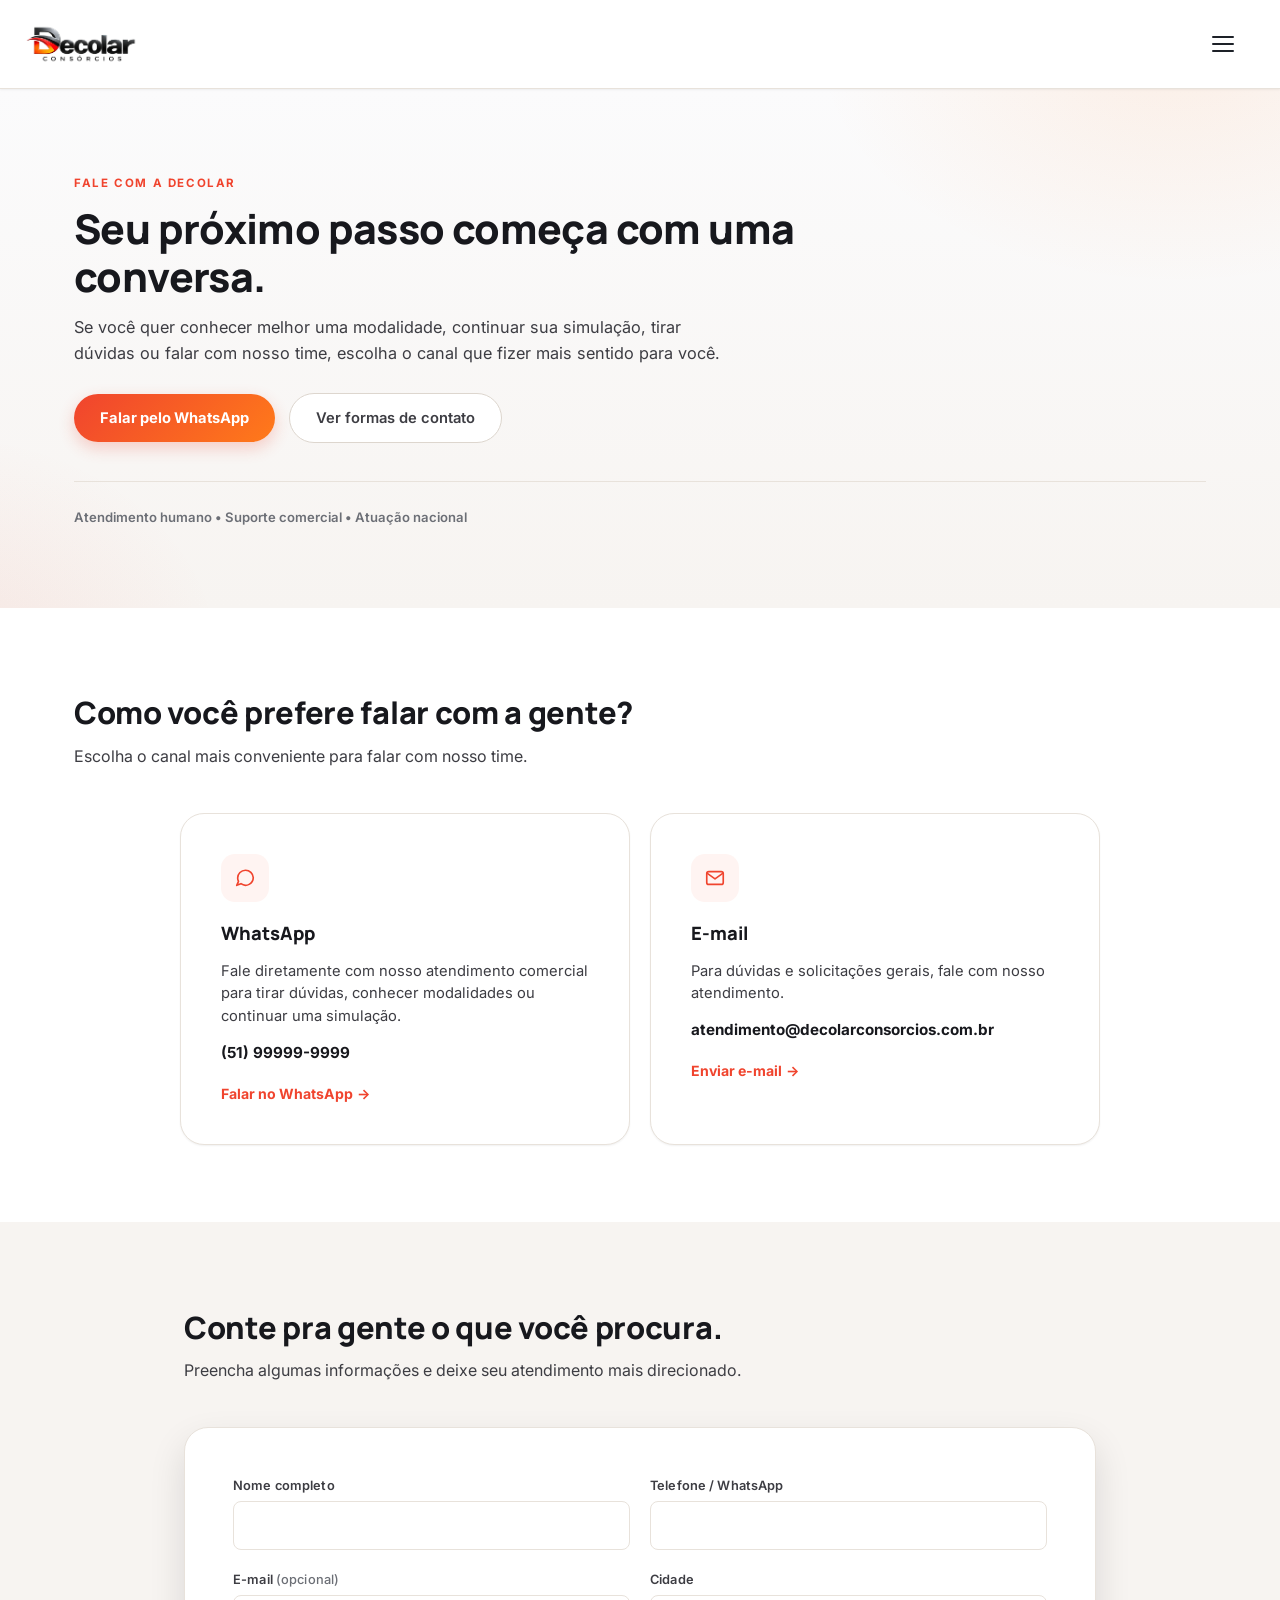
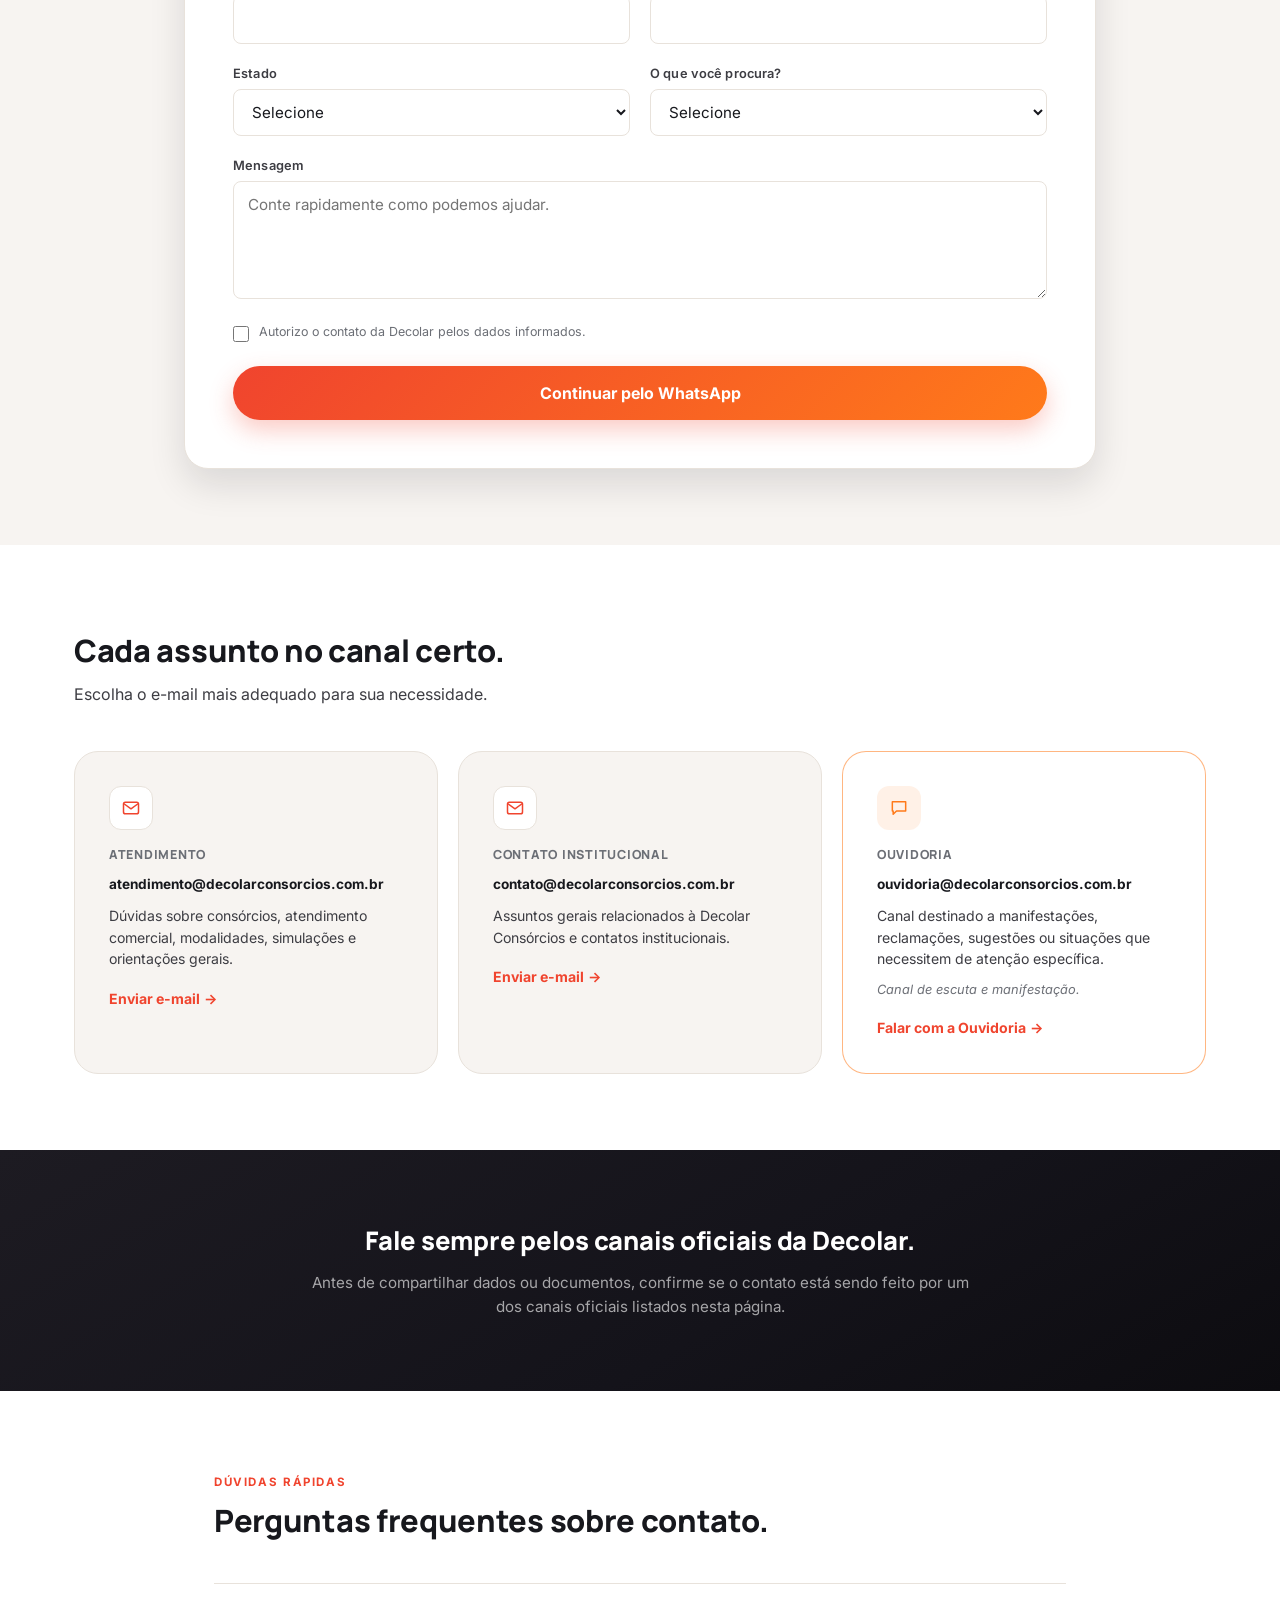
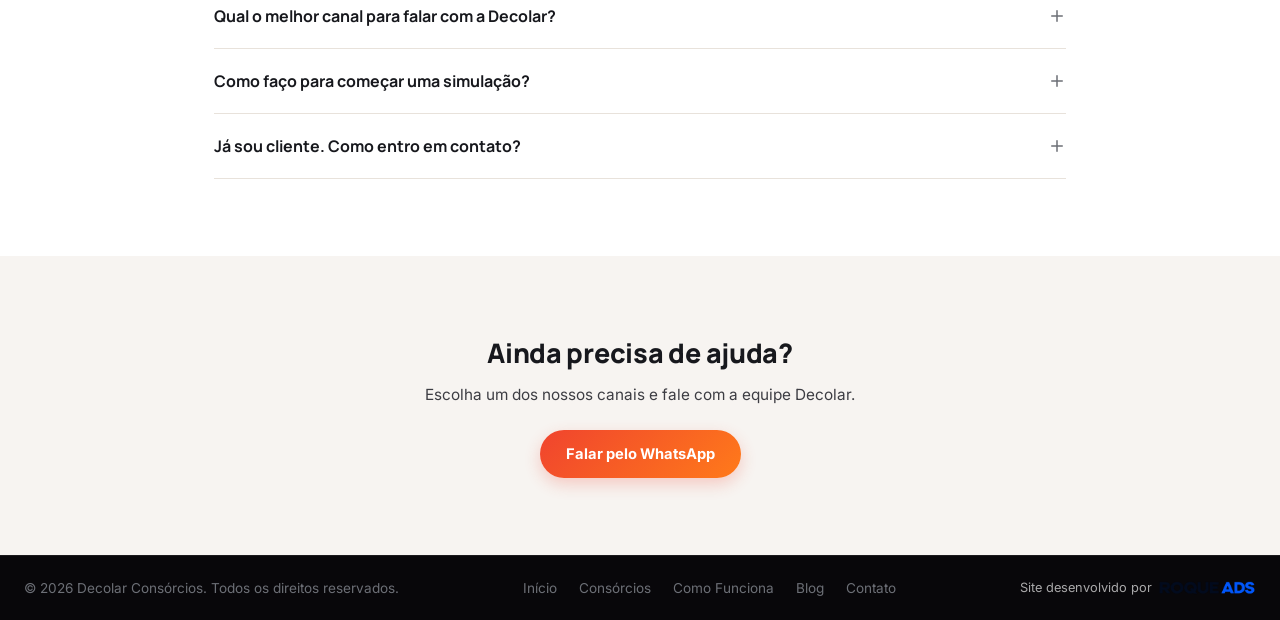
<file: contato.html>
<!DOCTYPE html>
<html lang="pt-BR">
<head>
  <meta charset="UTF-8">
  <meta name="viewport" content="width=device-width, initial-scale=1.0">
  <title>Fale Conosco | Decolar Consórcios</title>
  <meta name="description" content="Fale com a Decolar Consórcios. Tire dúvidas, continue sua simulação, conheça nossas modalidades ou entre em contato com nosso atendimento.">

  <link rel="preconnect" href="https://fonts.googleapis.com">
  <link rel="preconnect" href="https://fonts.gstatic.com" crossorigin>
  <link href="https://fonts.googleapis.com/css2?family=Inter:wght@400;500;600;700;800&family=Manrope:wght@700;800&display=swap" rel="stylesheet">

  <link rel="stylesheet" href="styles.css">
  <link rel="stylesheet" href="contato.css">
</head>
<body>

  <!-- Header Institucional idêntico ao da Home -->
  <header class="site-header" id="site-header">
    <div class="header-inner container">

      <a href="index.html#inicio" class="logo-link" aria-label="Decolar Consórcios - página inicial">
        <img src="assets/images/LOGO.png" alt="Decolar Consórcios" class="logo-img" width="200" height="50">
      </a>

      <div class="mobile-menu-panel" id="mobile-menu-panel">
      <nav class="main-nav" id="main-nav" aria-label="Navegação principal">
        <ul>
          <li><a href="index.html#inicio">Início</a></li>
          <li class="nav-item-dropdown">
            <a href="index.html#consorcios" class="has-submenu" aria-haspopup="true" aria-expanded="false">
              Consórcios
              <svg viewBox="0 0 24 24" fill="none" stroke="currentColor" stroke-width="2" stroke-linecap="round" stroke-linejoin="round" aria-hidden="true">
                <path d="M6 9l6 6 6-6"></path>
              </svg>
            </a>
            <ul class="submenu">
              <li><a href="index.html#consorcio-veiculos">Consórcio de Veículos</a></li>
              <li><a href="index.html#consorcio-imoveis">Consórcio de Imóveis</a></li>
              <li><a href="index.html#consorcio-pesados">Consórcio de Pesados</a></li>
            </ul>
          </li>
          <li><a href="como-funciona.html">Como Funciona</a></li>
          <li><a href="nossa-historia.html">Sobre a Decolar</a></li>
          <li><a href="blog.html">Blog</a></li>
          <li><a href="contato.html" class="active" aria-current="page">Fale Conosco</a></li>
        </ul>
      </nav>

      <div class="header-actions" id="header-actions">
        <a href="index.html#representante" class="btn btn-primary">Seja um Representante Decolar</a>
        <a href="simulacao.html" class="btn btn-secondary">Simule seu Consórcio</a>

        <!-- Redes sociais: substituir os href="#" pelos links reais quando disponíveis -->
        <div class="social-links" aria-label="Redes sociais da Decolar Consórcios">
          <a href="#" class="social-link" aria-label="Facebook">
            <svg viewBox="0 0 24 24" fill="currentColor" aria-hidden="true">
              <path d="M13.5 9H16V6h-2.5C11.6 6 10 7.6 10 9.7V11H8v3h2v7h3v-7h2.4l.6-3H13V9.8c0-.5.4-.8.9-.8Z"></path>
            </svg>
          </a>
          <a href="#" class="social-link" aria-label="Instagram">
            <svg viewBox="0 0 24 24" fill="none" stroke="currentColor" stroke-width="1.8" aria-hidden="true">
              <rect x="4" y="4" width="16" height="16" rx="4.5"></rect>
              <circle cx="12" cy="12" r="3.3"></circle>
              <circle cx="16.3" cy="7.7" r="0.6" fill="currentColor" stroke="none"></circle>
            </svg>
          </a>
          <a href="https://www.linkedin.com/in/decolar-cons%C3%B3rcio-9899462ba/" class="social-link" aria-label="LinkedIn da Decolar Consórcios" target="_blank" rel="noopener noreferrer">
            <svg viewBox="0 0 24 24" fill="none" stroke="currentColor" stroke-width="1.8" aria-hidden="true">
              <rect x="4" y="4" width="16" height="16" rx="4.5"></rect>
              <g transform="translate(12 12) scale(0.78) translate(-12 -12)">
                <circle cx="8.7" cy="8.1" r="1.05" fill="currentColor" stroke="none"></circle>
                <rect x="7.65" y="10.3" width="2.1" height="6.3" rx="1.05" fill="currentColor" stroke="none"></rect>
                <path d="M11.55 16.6v-6.3h2.1v1.05c.55-.75 1.35-1.25 2.35-1.25 1.85 0 2.95 1.25 2.95 3.35v3.15h-2.1v-2.75c0-1.15-.45-1.85-1.5-1.85-.85 0-1.5.55-1.7 1.35v3.25Z" fill="currentColor" stroke="none"></path>
              </g>
            </svg>
          </a>
        </div>
      </div>

      </div>

      <button type="button" class="nav-toggle" id="nav-toggle" aria-label="Abrir menu" aria-expanded="false" aria-controls="main-nav">
        <span></span>
        <span></span>
        <span></span>
      </button>

    </div>
  </header>

  <main id="conteudo-principal">

    <!-- ====================================================================
         HERO DE CONTATO
         ==================================================================== -->
    <section class="contact-hero">
      <div class="container contact-hero-inner">
        <span class="contact-hero-eyebrow">Fale com a Decolar</span>
        <h1 class="contact-hero-title">Seu próximo passo começa com uma conversa.</h1>
        <p class="contact-hero-lead">Se você quer conhecer melhor uma modalidade, continuar sua simulação, tirar dúvidas ou falar com nosso time, escolha o canal que fizer mais sentido para você.</p>

        <div class="contact-hero-actions">
          <!-- TODO: substituir pelo WhatsApp oficial -->
          <a href="https://wa.me/5551999999999" class="btn btn-primary" target="_blank" rel="noopener">Falar pelo WhatsApp</a>
          <a href="#canais" class="btn btn-secondary">Ver formas de contato</a>
        </div>

        <p class="contact-hero-note">Atendimento humano • Suporte comercial • Atuação nacional</p>
      </div>
    </section>

    <!-- ====================================================================
         ESCOLHA COMO FALAR COM A DECOLAR
         ==================================================================== -->
    <section class="contact-channels" id="canais">
      <div class="container">

        <div class="contact-section-head reveal-on-scroll">
          <h2 class="contact-section-title">Como você prefere falar com a gente?</h2>
          <p class="contact-section-lead">Escolha o canal mais conveniente para falar com nosso time.</p>
        </div>

        <div class="contact-channel-grid">

          <article class="contact-channel reveal-on-scroll">
            <span class="contact-channel-icon" aria-hidden="true">
              <svg viewBox="0 0 24 24" fill="none" stroke="currentColor" stroke-width="1.8" stroke-linecap="round" stroke-linejoin="round">
                <path d="M21 11.5a8.38 8.38 0 0 1-4.5 7.45 8.5 8.5 0 0 1-8.9-.75L3 20l1.9-4.4a8.38 8.38 0 0 1-.9-3.6 8.5 8.5 0 0 1 8.5-8.5h.1a8.5 8.5 0 0 1 8.4 8z"></path>
              </svg>
            </span>
            <h3 class="contact-channel-title">WhatsApp</h3>
            <p class="contact-channel-text">Fale diretamente com nosso atendimento comercial para tirar dúvidas, conhecer modalidades ou continuar uma simulação.</p>
            <p class="contact-channel-data"><!-- TODO: substituir pelo WhatsApp oficial -->(51) 99999-9999</p>
            <a href="https://wa.me/5551999999999" class="contact-channel-link" target="_blank" rel="noopener">Falar no WhatsApp <span aria-hidden="true">→</span></a>
          </article>

          <article class="contact-channel reveal-on-scroll">
            <span class="contact-channel-icon" aria-hidden="true">
              <svg viewBox="0 0 24 24" fill="none" stroke="currentColor" stroke-width="1.8" stroke-linecap="round" stroke-linejoin="round">
                <rect x="3" y="5" width="18" height="14" rx="2.2"></rect>
                <path d="M4 7.2l8 5.8 8-5.8"></path>
              </svg>
            </span>
            <h3 class="contact-channel-title">E-mail</h3>
            <p class="contact-channel-text">Para dúvidas e solicitações gerais, fale com nosso atendimento.</p>
            <p class="contact-channel-data">atendimento@decolarconsorcios.com.br</p>
            <a href="mailto:atendimento@decolarconsorcios.com.br" class="contact-channel-link js-email-trigger" data-email="atendimento@decolarconsorcios.com.br">Enviar e-mail <span aria-hidden="true">→</span></a>
          </article>

        </div>
      </div>
    </section>

    <!-- ====================================================================
         FORMULÁRIO / PRÉ-ATENDIMENTO
         (client-side apenas: monta o link de WhatsApp em contato.js;
         não existe backend/API/CRM para este formulário)
         ==================================================================== -->
    <section class="contact-form-section">
      <div class="container">

        <div class="contact-section-head reveal-on-scroll">
          <h2 class="contact-section-title">Conte pra gente o que você procura.</h2>
          <p class="contact-section-lead">Preencha algumas informações e deixe seu atendimento mais direcionado.</p>
        </div>

        <form class="contact-form reveal-on-scroll" id="contact-form" novalidate>

          <div class="contact-form-grid">

            <div class="form-field">
              <label for="contact-nome">Nome completo</label>
              <input type="text" id="contact-nome" name="nome" required autocomplete="name">
              <span class="contact-form-error" id="contact-nome-error" role="alert"></span>
            </div>

            <div class="form-field">
              <label for="contact-telefone">Telefone / WhatsApp</label>
              <input type="tel" id="contact-telefone" name="telefone" required autocomplete="tel">
              <span class="contact-form-error" id="contact-telefone-error" role="alert"></span>
            </div>

            <div class="form-field">
              <label for="contact-email">E-mail <span class="contact-form-optional">(opcional)</span></label>
              <input type="email" id="contact-email" name="email" autocomplete="email">
            </div>

            <div class="form-field">
              <label for="contact-cidade">Cidade</label>
              <input type="text" id="contact-cidade" name="cidade" required autocomplete="address-level2">
              <span class="contact-form-error" id="contact-cidade-error" role="alert"></span>
            </div>

            <div class="form-field">
              <label for="contact-estado">Estado</label>
              <select id="contact-estado" name="estado" required autocomplete="address-level1">
                <option value="">Selecione</option>
                <option value="AC">AC — Acre</option>
                <option value="AL">AL — Alagoas</option>
                <option value="AP">AP — Amapá</option>
                <option value="AM">AM — Amazonas</option>
                <option value="BA">BA — Bahia</option>
                <option value="CE">CE — Ceará</option>
                <option value="DF">DF — Distrito Federal</option>
                <option value="ES">ES — Espírito Santo</option>
                <option value="GO">GO — Goiás</option>
                <option value="MA">MA — Maranhão</option>
                <option value="MT">MT — Mato Grosso</option>
                <option value="MS">MS — Mato Grosso do Sul</option>
                <option value="MG">MG — Minas Gerais</option>
                <option value="PA">PA — Pará</option>
                <option value="PB">PB — Paraíba</option>
                <option value="PR">PR — Paraná</option>
                <option value="PE">PE — Pernambuco</option>
                <option value="PI">PI — Piauí</option>
                <option value="RJ">RJ — Rio de Janeiro</option>
                <option value="RN">RN — Rio Grande do Norte</option>
                <option value="RS">RS — Rio Grande do Sul</option>
                <option value="RO">RO — Rondônia</option>
                <option value="RR">RR — Roraima</option>
                <option value="SC">SC — Santa Catarina</option>
                <option value="SP">SP — São Paulo</option>
                <option value="SE">SE — Sergipe</option>
                <option value="TO">TO — Tocantins</option>
              </select>
              <span class="contact-form-error" id="contact-estado-error" role="alert"></span>
            </div>

            <div class="form-field">
              <label for="contact-assunto">O que você procura?</label>
              <select id="contact-assunto" name="assunto" required>
                <option value="">Selecione</option>
                <option value="Consórcio de Imóveis">Consórcio de Imóveis</option>
                <option value="Consórcio de Veículos">Consórcio de Veículos</option>
                <option value="Consórcio de Pesados">Consórcio de Pesados</option>
                <option value="Quero entender como funciona">Quero entender como funciona</option>
                <option value="Quero continuar minha simulação">Quero continuar minha simulação</option>
                <option value="Quero ser representante">Quero ser representante</option>
                <option value="Atendimento geral">Atendimento geral</option>
              </select>
              <span class="contact-form-error" id="contact-assunto-error" role="alert"></span>
            </div>

            <div class="form-field contact-form-field--full">
              <label for="contact-mensagem">Mensagem</label>
              <textarea id="contact-mensagem" name="mensagem" rows="4" required placeholder="Conte rapidamente como podemos ajudar."></textarea>
              <span class="contact-form-error" id="contact-mensagem-error" role="alert"></span>
            </div>

          </div>

          <div class="consent-field">
            <input type="checkbox" id="contact-consentimento" name="consentimento" required>
            <label for="contact-consentimento">Autorizo o contato da Decolar pelos dados informados.</label>
          </div>
          <span class="contact-form-error" id="contact-consentimento-error" role="alert"></span>

          <button type="submit" class="btn-submit">Continuar pelo WhatsApp</button>

        </form>
      </div>
    </section>

    <!-- ====================================================================
         CENTRAL DE E-MAILS
         ==================================================================== -->
    <section class="contact-emails">
      <div class="container">

        <div class="contact-section-head reveal-on-scroll">
          <h2 class="contact-section-title">Cada assunto no canal certo.</h2>
          <p class="contact-section-lead">Escolha o e-mail mais adequado para sua necessidade.</p>
        </div>

        <div class="contact-email-grid">

          <article class="contact-email-item reveal-on-scroll">
            <span class="contact-email-icon" aria-hidden="true">
              <svg viewBox="0 0 24 24" fill="none" stroke="currentColor" stroke-width="1.8" stroke-linecap="round" stroke-linejoin="round">
                <rect x="3" y="5" width="18" height="14" rx="2.2"></rect>
                <path d="M4 7.2l8 5.8 8-5.8"></path>
              </svg>
            </span>
            <h3 class="contact-email-label">Atendimento</h3>
            <p class="contact-email-address">atendimento@decolarconsorcios.com.br</p>
            <p class="contact-email-text">Dúvidas sobre consórcios, atendimento comercial, modalidades, simulações e orientações gerais.</p>
            <a href="mailto:atendimento@decolarconsorcios.com.br" class="contact-email-link js-email-trigger" data-email="atendimento@decolarconsorcios.com.br">Enviar e-mail <span aria-hidden="true">→</span></a>
          </article>

          <article class="contact-email-item reveal-on-scroll">
            <span class="contact-email-icon" aria-hidden="true">
              <svg viewBox="0 0 24 24" fill="none" stroke="currentColor" stroke-width="1.8" stroke-linecap="round" stroke-linejoin="round">
                <rect x="3" y="5" width="18" height="14" rx="2.2"></rect>
                <path d="M4 7.2l8 5.8 8-5.8"></path>
              </svg>
            </span>
            <h3 class="contact-email-label">Contato institucional</h3>
            <p class="contact-email-address">contato@decolarconsorcios.com.br</p>
            <p class="contact-email-text">Assuntos gerais relacionados à Decolar Consórcios e contatos institucionais.</p>
            <a href="mailto:contato@decolarconsorcios.com.br" class="contact-email-link js-email-trigger" data-email="contato@decolarconsorcios.com.br">Enviar e-mail <span aria-hidden="true">→</span></a>
          </article>

          <article class="contact-email-item contact-email-item--ombudsman reveal-on-scroll">
            <span class="contact-email-icon" aria-hidden="true">
              <svg viewBox="0 0 24 24" fill="none" stroke="currentColor" stroke-width="1.8" stroke-linecap="round" stroke-linejoin="round">
                <path d="M4 4.5h16v11H9l-4 4v-4H4z"></path>
              </svg>
            </span>
            <h3 class="contact-email-label">Ouvidoria</h3>
            <p class="contact-email-address">ouvidoria@decolarconsorcios.com.br</p>
            <p class="contact-email-text">Canal destinado a manifestações, reclamações, sugestões ou situações que necessitem de atenção específica.</p>
            <span class="contact-email-note">Canal de escuta e manifestação.</span>
            <a href="mailto:ouvidoria@decolarconsorcios.com.br" class="contact-email-link js-email-trigger" data-email="ouvidoria@decolarconsorcios.com.br">Falar com a Ouvidoria <span aria-hidden="true">→</span></a>
          </article>

        </div>
      </div>
    </section>

    <!-- ====================================================================
         SEGURANÇA DOS CANAIS — bloco curto (apenas um alerta discreto,
         sem repetir a extensão do bloco .trust já existente na Home)
         ==================================================================== -->
    <section class="contact-security">
      <div class="container contact-security-inner reveal-on-scroll">
        <h2 class="contact-security-title">Fale sempre pelos canais oficiais da Decolar.</h2>
        <p class="contact-security-lead">Antes de compartilhar dados ou documentos, confirme se o contato está sendo feito por um dos canais oficiais listados nesta página.</p>
      </div>
    </section>

    <!-- ====================================================================
         FAQ RÁPIDO DE CONTATO
         ==================================================================== -->
    <section class="contact-faq">
      <div class="container">

        <div class="contact-section-head reveal-on-scroll">
          <span class="contact-section-eyebrow">Dúvidas rápidas</span>
          <h2 class="contact-section-title">Perguntas frequentes sobre contato.</h2>
        </div>

        <div class="contact-accordion reveal-on-scroll">

          <div class="contact-accordion-item">
            <button type="button" class="contact-accordion-trigger" aria-expanded="false" aria-controls="contact-faq-1" id="contact-faq-1-trigger">
              Qual o melhor canal para falar com a Decolar?
              <svg class="contact-accordion-icon" viewBox="0 0 24 24" fill="none" stroke="currentColor" stroke-width="2" stroke-linecap="round" aria-hidden="true"><path d="M12 5v14M5 12h14"></path></svg>
            </button>
            <div class="contact-accordion-panel" id="contact-faq-1" role="region" aria-labelledby="contact-faq-1-trigger">
              <p>Para dúvidas e atendimento comercial, utilize o WhatsApp ou o e-mail atendimento@decolarconsorcios.com.br.</p>
            </div>
          </div>

          <div class="contact-accordion-item">
            <button type="button" class="contact-accordion-trigger" aria-expanded="false" aria-controls="contact-faq-2" id="contact-faq-2-trigger">
              Como faço para começar uma simulação?
              <svg class="contact-accordion-icon" viewBox="0 0 24 24" fill="none" stroke="currentColor" stroke-width="2" stroke-linecap="round" aria-hidden="true"><path d="M12 5v14M5 12h14"></path></svg>
            </button>
            <div class="contact-accordion-panel" id="contact-faq-2" role="region" aria-labelledby="contact-faq-2-trigger">
              <p>Escolha uma modalidade no simulador da Home ou fale com nosso atendimento pelo WhatsApp para começar.</p>
            </div>
          </div>

          <div class="contact-accordion-item">
            <button type="button" class="contact-accordion-trigger" aria-expanded="false" aria-controls="contact-faq-3" id="contact-faq-3-trigger">
              Já sou cliente. Como entro em contato?
              <svg class="contact-accordion-icon" viewBox="0 0 24 24" fill="none" stroke="currentColor" stroke-width="2" stroke-linecap="round" aria-hidden="true"><path d="M12 5v14M5 12h14"></path></svg>
            </button>
            <div class="contact-accordion-panel" id="contact-faq-3" role="region" aria-labelledby="contact-faq-3-trigger">
              <p>Utilize o WhatsApp ou o e-mail atendimento@decolarconsorcios.com.br e informe seus dados para que possamos localizar seu atendimento.</p>
            </div>
          </div>

        </div>
      </div>
    </section>

    <!-- ====================================================================
         ENCERRAMENTO — discreto, sem repetir o CTA gigante da Home
         ==================================================================== -->
    <section class="contact-closing">
      <div class="container contact-closing-inner reveal-on-scroll">
        <h2 class="contact-closing-title">Ainda precisa de ajuda?</h2>
        <p class="contact-closing-lead">Escolha um dos nossos canais e fale com a equipe Decolar.</p>
        <!-- TODO: substituir pelo WhatsApp oficial -->
        <a href="https://wa.me/5551999999999" class="btn btn-primary" target="_blank" rel="noopener">Falar pelo WhatsApp</a>
      </div>
    </section>

    <!-- ====================================================================
         MODAL REUTILIZÁVEL DE ENVIO DE E-MAIL
         ==================================================================== -->
    <div class="contact-email-modal" id="email-modal" aria-hidden="true">
      <div class="contact-email-modal-overlay" data-email-modal-overlay></div>
      <div class="contact-email-modal-dialog" role="dialog" aria-modal="true" aria-labelledby="email-modal-title" tabindex="-1">
        <button type="button" class="contact-email-modal-close" data-email-modal-close aria-label="Fechar">
          <svg viewBox="0 0 24 24" aria-hidden="true"><path d="M7 7l10 10M17 7L7 17"></path></svg>
        </button>

        <h2 class="contact-email-modal-title" id="email-modal-title">Como deseja enviar seu e-mail?</h2>
        <p class="contact-email-modal-lead">Escolha a plataforma que você utiliza. O destinatário já será preenchido automaticamente.</p>

        <div class="contact-email-modal-recipient">
          <span class="contact-email-modal-recipient-label">Destinatário</span>
          <div class="contact-email-modal-address-row">
            <span class="contact-email-modal-address" id="email-modal-address">atendimento@decolarconsorcios.com.br</span>
            <button type="button" class="contact-email-modal-copy" id="email-modal-copy" data-default-label="Copiar e-mail" data-copied-label="E-mail copiado!">Copiar e-mail</button>
          </div>
        </div>

        <div class="contact-email-modal-options">
          <span class="contact-email-modal-options-label">Escolha sua plataforma</span>

          <a href="#" class="contact-email-modal-option" id="email-modal-gmail" target="_blank" rel="noopener">
            <svg viewBox="0 0 24 24" fill="none" stroke="currentColor" stroke-width="1.7" stroke-linecap="round" stroke-linejoin="round" aria-hidden="true"><rect x="3" y="5" width="18" height="14" rx="2"></rect><path d="M4 6.5l8 6 8-6"></path></svg>
            Gmail
          </a>

          <a href="#" class="contact-email-modal-option" id="email-modal-outlook" target="_blank" rel="noopener">
            <svg viewBox="0 0 24 24" fill="none" stroke="currentColor" stroke-width="1.7" stroke-linecap="round" stroke-linejoin="round" aria-hidden="true"><rect x="3" y="5" width="18" height="14" rx="2"></rect><path d="M4 6.5l8 6 8-6"></path></svg>
            Outlook / Hotmail
          </a>

          <a href="#" class="contact-email-modal-option" id="email-modal-yahoo" target="_blank" rel="noopener">
            <svg viewBox="0 0 24 24" fill="none" stroke="currentColor" stroke-width="1.7" stroke-linecap="round" stroke-linejoin="round" aria-hidden="true"><rect x="3" y="5" width="18" height="14" rx="2"></rect><path d="M4 6.5l8 6 8-6"></path></svg>
            Yahoo Mail
          </a>

          <a href="https://www.icloud.com/mail/" class="contact-email-modal-option" id="email-modal-icloud" target="_blank" rel="noopener">
            <svg viewBox="0 0 24 24" fill="none" stroke="currentColor" stroke-width="1.7" stroke-linecap="round" stroke-linejoin="round" aria-hidden="true"><rect x="3" y="5" width="18" height="14" rx="2"></rect><path d="M4 6.5l8 6 8-6"></path></svg>
            iCloud Mail
          </a>

          <a href="#" class="contact-email-modal-option" id="email-modal-mailto">
            <svg viewBox="0 0 24 24" fill="none" stroke="currentColor" stroke-width="1.7" stroke-linecap="round" stroke-linejoin="round" aria-hidden="true"><rect x="3" y="5" width="18" height="14" rx="2"></rect><path d="M4 6.5l8 6 8-6"></path></svg>
            Aplicativo de e-mail
          </a>
        </div>
      </div>
    </div>

  </main>

  <!-- Rodapé Institucional (mesmo padrão mínimo das demais páginas internas) -->
  <footer class="contact-footer">
    <div class="container contact-footer-inner">
      <p>© 2026 Decolar Consórcios. Todos os direitos reservados.</p>
      <div class="contact-footer-links">
        <a href="index.html#inicio">Início</a>
        <a href="index.html#consorcios">Consórcios</a>
        <a href="como-funciona.html">Como Funciona</a>
        <a href="blog.html">Blog</a>
        <a href="contato.html">Contato</a>
      </div>
      <div class="site-footer-credit">
        <span>Site desenvolvido por</span>
        <img src="assets/images/ROQUE ADS.png" alt="Roque Ads">
      </div>
    </div>
  </footer>

  <script src="script.js"></script>
  <script src="contato.js"></script>
</body>
</html>
</file>
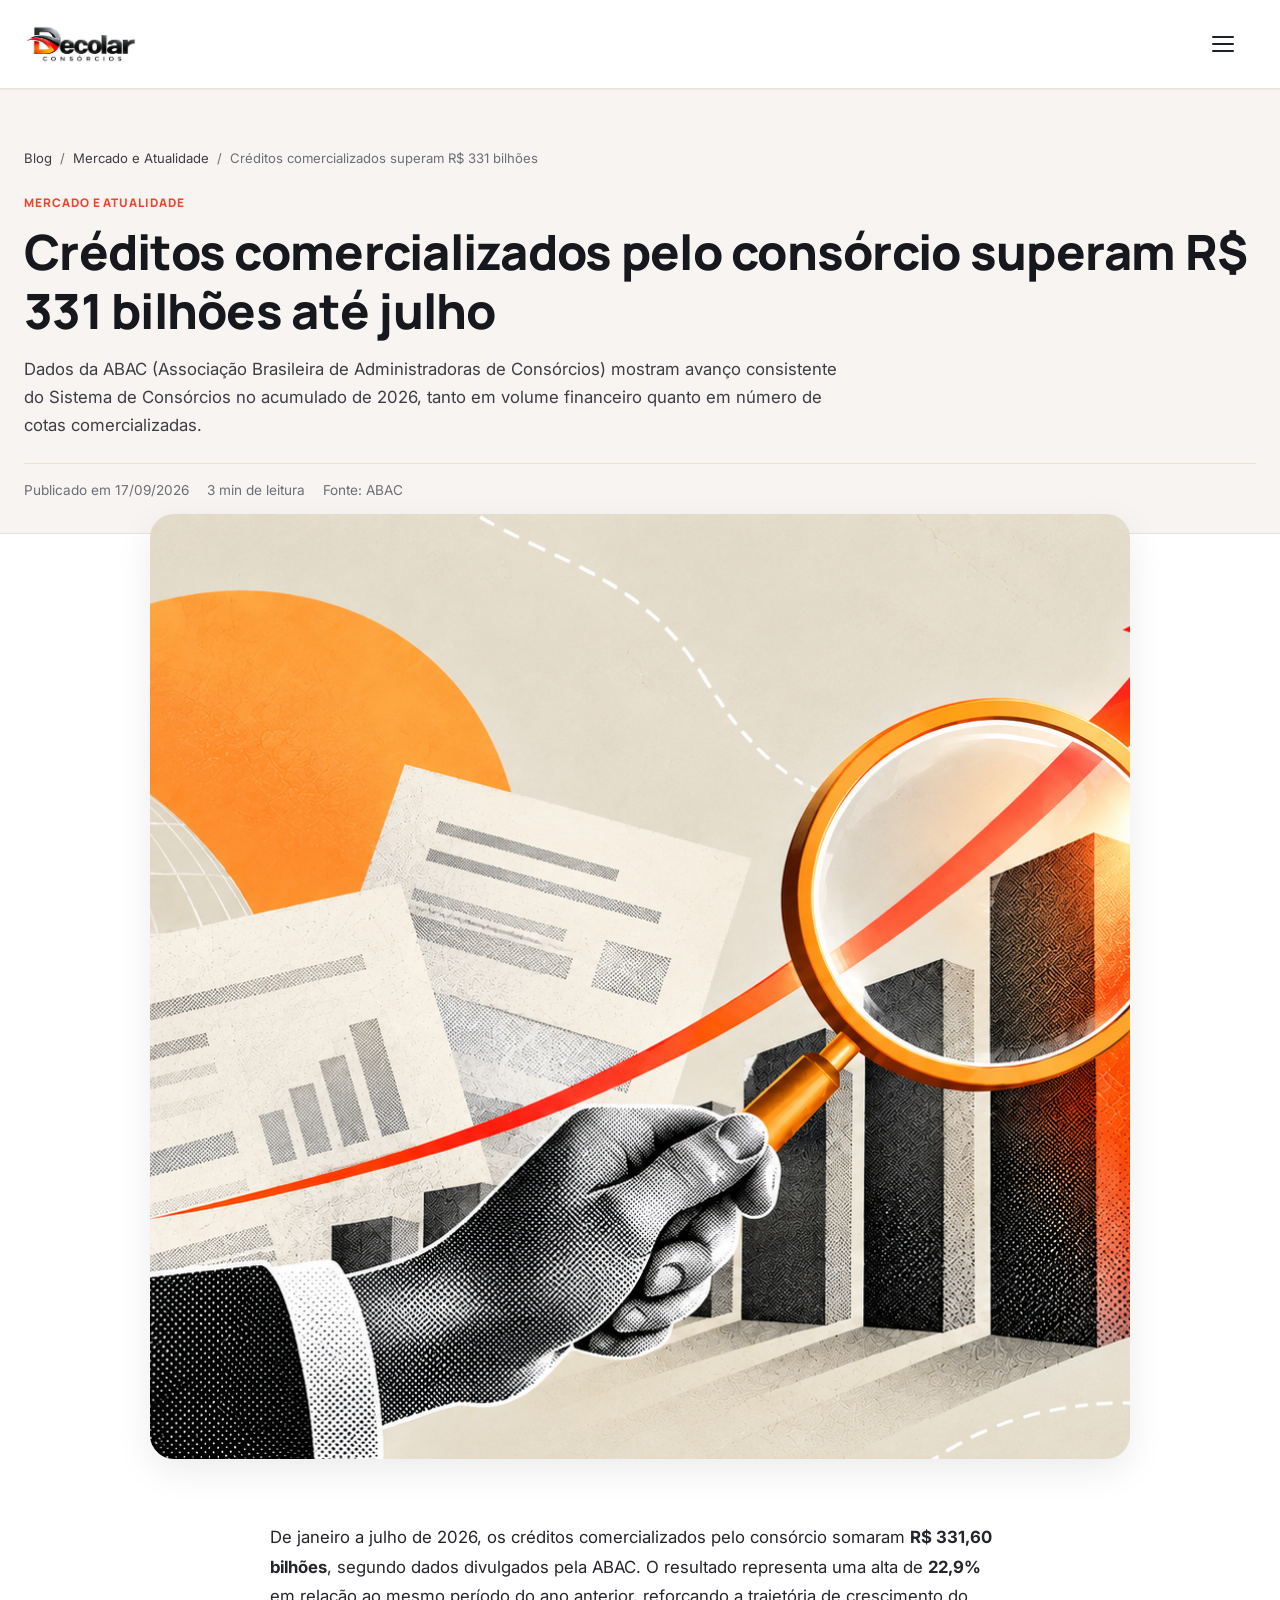
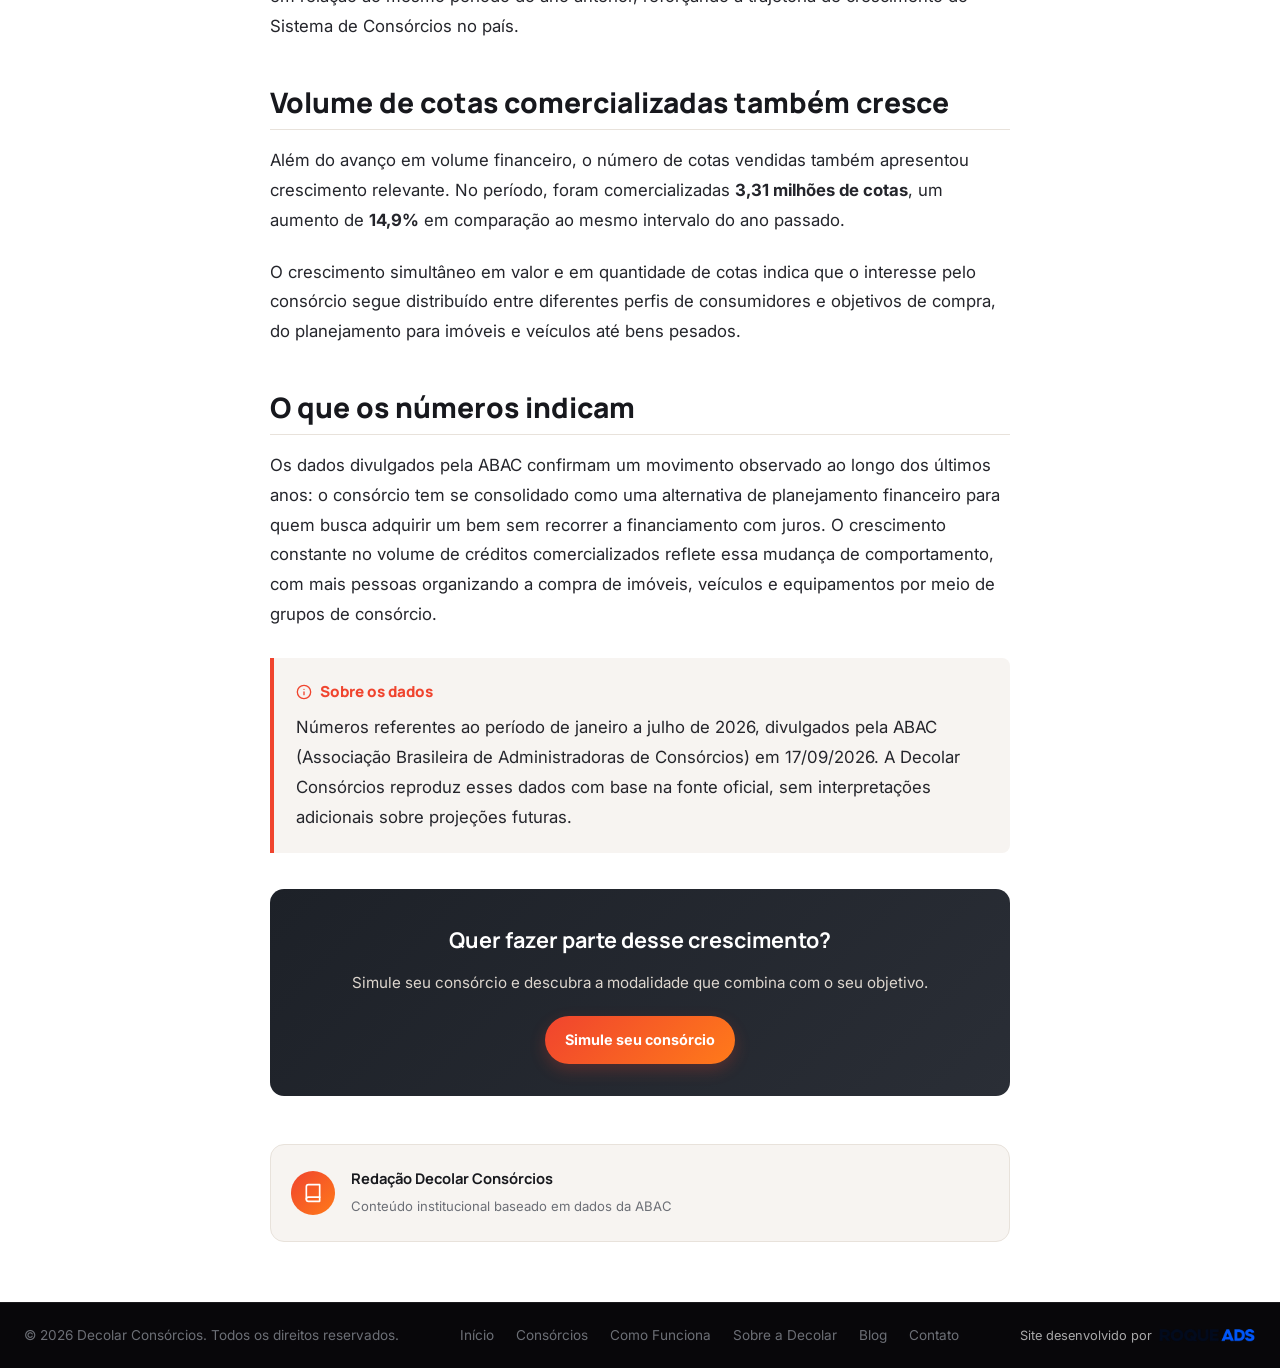
<file: creditos-consorcio-331-bilhoes-julho-2026.html>
<!DOCTYPE html>
<html lang="pt-BR">
<head>
  <meta charset="UTF-8">
  <meta name="viewport" content="width=device-width, initial-scale=1.0">
  <title>Créditos comercializados pelo consórcio superam R$ 331 bilhões até julho | Blog Decolar Consórcios</title>
  <meta name="description" content="Segundo dados da ABAC, os créditos comercializados pelo consórcio somaram R$ 331,60 bilhões de janeiro a julho de 2026, alta de 22,9%. Entenda os números.">

  <!-- Fontes Google -->
  <link rel="preconnect" href="https://fonts.googleapis.com">
  <link rel="preconnect" href="https://fonts.gstatic.com" crossorigin>
  <link href="https://fonts.googleapis.com/css2?family=Inter:wght@400;500;600;700;800&family=Manrope:wght@700;800&display=swap" rel="stylesheet">

  <!-- Estilos Globais e do Blog -->
  <link rel="stylesheet" href="styles.css">
  <link rel="stylesheet" href="blog.css">
</head>
<body>

  <!-- ====================================================================
       HEADER INSTITUCIONAL DECOLAR CONSÓRCIOS
       ==================================================================== -->
  <header class="site-header" id="site-header">
    <div class="header-inner container">

      <a href="index.html#inicio" class="logo-link" aria-label="Decolar Consórcios - página inicial">
        <img src="assets/images/LOGO.png" alt="Decolar Consórcios" class="logo-img" width="200" height="50">
      </a>

      <div class="mobile-menu-panel" id="mobile-menu-panel">
      <nav class="main-nav" id="main-nav" aria-label="Navegação principal">
        <ul>
          <li><a href="index.html#inicio">Início</a></li>
          <li class="nav-item-dropdown">
            <a href="index.html#consorcios" class="has-submenu" aria-haspopup="true" aria-expanded="false">
              Consórcios
              <svg viewBox="0 0 24 24" fill="none" stroke="currentColor" stroke-width="2" stroke-linecap="round" stroke-linejoin="round" aria-hidden="true">
                <path d="M6 9l6 6 6-6"></path>
              </svg>
            </a>
            <ul class="submenu">
              <li><a href="index.html#consorcio-veiculos">Consórcio de Veículos</a></li>
              <li><a href="index.html#consorcio-imoveis">Consórcio de Imóveis</a></li>
              <li><a href="index.html#consorcio-pesados">Consórcio de Pesados</a></li>
            </ul>
          </li>
          <li><a href="como-funciona.html">Como Funciona</a></li>
          <li><a href="nossa-historia.html">Sobre a Decolar</a></li>
          <li><a href="blog.html" class="active" aria-current="page">Blog</a></li>
          <li><a href="contato.html">Fale Conosco</a></li>
        </ul>
      </nav>

      <div class="header-actions" id="header-actions">
        <a href="#" id="nav-rep-link" class="btn btn-primary js-rep-trigger">Seja um Representante Decolar</a>
        <a href="simulacao.html" class="btn btn-secondary">Simule seu Consórcio</a>

        <div class="social-links" aria-label="Redes sociais da Decolar Consórcios">
          <span class="social-link" aria-hidden="true">
            <svg viewBox="0 0 24 24" fill="currentColor" aria-hidden="true">
              <path d="M13.5 9H16V6h-2.5C11.6 6 10 7.6 10 9.7V11H8v3h2v7h3v-7h2.4l.6-3H13V9.8c0-.5.4-.8.9-.8Z"></path>
            </svg>
          </span>
          <span class="social-link" aria-hidden="true">
            <svg viewBox="0 0 24 24" fill="none" stroke="currentColor" stroke-width="1.8" aria-hidden="true">
              <rect x="4" y="4" width="16" height="16" rx="4.5"></rect>
              <circle cx="12" cy="12" r="3.3"></circle>
              <circle cx="16.3" cy="7.7" r="0.6" fill="currentColor" stroke="none"></circle>
            </svg>
          </span>
          <a href="https://www.linkedin.com/in/decolar-cons%C3%B3rcio-9899462ba/" class="social-link" aria-label="LinkedIn da Decolar Consórcios" target="_blank" rel="noopener noreferrer">
            <svg viewBox="0 0 24 24" fill="none" stroke="currentColor" stroke-width="1.8" aria-hidden="true">
              <rect x="4" y="4" width="16" height="16" rx="4.5"></rect>
              <g transform="translate(12 12) scale(0.78) translate(-12 -12)">
                <circle cx="8.7" cy="8.1" r="1.05" fill="currentColor" stroke="none"></circle>
                <rect x="7.65" y="10.3" width="2.1" height="6.3" rx="1.05" fill="currentColor" stroke="none"></rect>
                <path d="M11.55 16.6v-6.3h2.1v1.05c.55-.75 1.35-1.25 2.35-1.25 1.85 0 2.95 1.25 2.95 3.35v3.15h-2.1v-2.75c0-1.15-.45-1.85-1.5-1.85-.85 0-1.5.55-1.7 1.35v3.25Z" fill="currentColor" stroke="none"></path>
              </g>
            </svg>
          </a>
        </div>
      </div>

      </div>

      <button type="button" class="nav-toggle" id="nav-toggle" aria-label="Abrir menu" aria-expanded="false" aria-controls="main-nav">
        <span></span>
        <span></span>
        <span></span>
      </button>

    </div>
  </header>

  <div class="menu-overlay" id="menu-overlay" aria-hidden="true"></div>

  <main id="main-content">

    <!-- ====================================================================
         CABEÇALHO DO ARTIGO
         ==================================================================== -->
    <section class="blog-post-header">
      <div class="container">
        <nav class="blog-breadcrumb" aria-label="Caminho de navegação">
          <a href="blog.html">Blog</a>
          <span class="blog-breadcrumb-separator">/</span>
          <a href="blog.html#mercado">Mercado e Atualidade</a>
          <span class="blog-breadcrumb-separator">/</span>
          <span aria-current="page">Créditos comercializados superam R$ 331 bilhões</span>
        </nav>

        <span class="blog-badge">Mercado e Atualidade</span>
        <h1 class="blog-post-title">Créditos comercializados pelo consórcio superam R$ 331 bilhões até julho</h1>
        <p class="blog-post-lead">
          Dados da ABAC (Associação Brasileira de Administradoras de Consórcios) mostram avanço consistente do Sistema de Consórcios no acumulado de 2026, tanto em volume financeiro quanto em número de cotas comercializadas.
        </p>

        <div class="blog-post-meta">
          <span class="blog-meta-item">Publicado em 17/09/2026</span>
          <span class="blog-meta-item">3 min de leitura</span>
          <span class="blog-meta-item">Fonte: ABAC</span>
        </div>
      </div>
    </section>

    <div class="blog-post-featured-media">
      <img src="assets/images/blog/creditos-consorcio-331-bilhoes-julho-2026.png" alt="Ilustração institucional representando o crescimento dos créditos comercializados pelo consórcio" width="1680" height="945">
    </div>

    <!-- ====================================================================
         CORPO DO ARTIGO
         ==================================================================== -->
    <article class="blog-post-body">
      <p>
        De janeiro a julho de 2026, os créditos comercializados pelo consórcio somaram <strong>R$ 331,60 bilhões</strong>, segundo dados divulgados pela ABAC. O resultado representa uma alta de <strong>22,9%</strong> em relação ao mesmo período do ano anterior, reforçando a trajetória de crescimento do Sistema de Consórcios no país.
      </p>

      <h2>Volume de cotas comercializadas também cresce</h2>
      <p>
        Além do avanço em volume financeiro, o número de cotas vendidas também apresentou crescimento relevante. No período, foram comercializadas <strong>3,31 milhões de cotas</strong>, um aumento de <strong>14,9%</strong> em comparação ao mesmo intervalo do ano passado.
      </p>
      <p>
        O crescimento simultâneo em valor e em quantidade de cotas indica que o interesse pelo consórcio segue distribuído entre diferentes perfis de consumidores e objetivos de compra, do planejamento para imóveis e veículos até bens pesados.
      </p>

      <h2>O que os números indicam</h2>
      <p>
        Os dados divulgados pela ABAC confirmam um movimento observado ao longo dos últimos anos: o consórcio tem se consolidado como uma alternativa de planejamento financeiro para quem busca adquirir um bem sem recorrer a financiamento com juros. O crescimento constante no volume de créditos comercializados reflete essa mudança de comportamento, com mais pessoas organizando a compra de imóveis, veículos e equipamentos por meio de grupos de consórcio.
      </p>

      <div class="blog-post-callout">
        <div class="blog-post-callout-title">
          <svg width="16" height="16" viewBox="0 0 24 24" fill="none" stroke="currentColor" stroke-width="2" stroke-linecap="round" stroke-linejoin="round" aria-hidden="true"><circle cx="12" cy="12" r="10"></circle><line x1="12" y1="16" x2="12" y2="12"></line><line x1="12" y1="8" x2="12.01" y2="8"></line></svg>
          Sobre os dados
        </div>
        <p>
          Números referentes ao período de janeiro a julho de 2026, divulgados pela ABAC (Associação Brasileira de Administradoras de Consórcios) em 17/09/2026. A Decolar Consórcios reproduz esses dados com base na fonte oficial, sem interpretações adicionais sobre projeções futuras.
        </p>
      </div>

      <div class="blog-post-inline-cta">
        <h3>Quer fazer parte desse crescimento?</h3>
        <p>Simule seu consórcio e descubra a modalidade que combina com o seu objetivo.</p>
        <a href="simulacao.html" class="btn btn-primary">Simule seu consórcio</a>
      </div>

      <div class="blog-post-footer-box">
        <div class="blog-post-author-icon" aria-hidden="true">
          <svg width="20" height="20" viewBox="0 0 24 24" fill="none" stroke="currentColor" stroke-width="2" stroke-linecap="round" stroke-linejoin="round"><path d="M4 19.5A2.5 2.5 0 0 1 6.5 17H20"></path><path d="M6.5 2H20v20H6.5A2.5 2.5 0 0 1 4 19.5v-15A2.5 2.5 0 0 1 6.5 2z"></path></svg>
        </div>
        <div class="blog-post-author-info">
          <strong>Redação Decolar Consórcios</strong>
          <span>Conteúdo institucional baseado em dados da ABAC</span>
        </div>
      </div>
    </article>

  </main>

  <!-- ====================================================================
       RODAPÉ INSTITUCIONAL (PADRONIZADO)
       ==================================================================== -->
  <footer class="site-footer">
    <div class="container site-footer-inner">
      <p>© 2026 Decolar Consórcios. Todos os direitos reservados.</p>
      <div class="site-footer-links">
        <a href="index.html#inicio">Início</a>
        <a href="index.html#consorcios">Consórcios</a>
        <a href="como-funciona.html">Como Funciona</a>
        <a href="nossa-historia.html">Sobre a Decolar</a>
        <a href="blog.html">Blog</a>
        <a href="contato.html">Contato</a>
      </div>
      <div class="site-footer-credit">
        <span>Site desenvolvido por</span>
        <img src="assets/images/ROQUE ADS.png" alt="Roque Ads">
      </div>
    </div>
  </footer>

  <!-- Modal "Representantes em breve" -->
  <div class="blog-modal" id="rep-modal" aria-hidden="true">
    <div class="blog-modal-overlay" data-rep-modal-overlay></div>
    <div class="blog-modal-dialog blog-modal-dialog--with-close" role="dialog" aria-modal="true" aria-labelledby="rep-modal-title" tabindex="-1">
      <button type="button" class="blog-modal-close-x" data-rep-modal-close-x aria-label="Fechar">
        <svg viewBox="0 0 24 24" aria-hidden="true"><path d="M7 7l10 10M17 7L7 17"></path></svg>
      </button>
      <span class="blog-modal-eyebrow">Representantes Decolar</span>
      <h2 class="blog-modal-title" id="rep-modal-title">Em breve.</h2>
      <p class="blog-modal-text">Estamos preparando uma área exclusiva para você, nosso representante.</p>
      <p class="blog-modal-text">Um espaço pensado para facilitar seu dia a dia, com mais apoio, organização e acesso às informações da Decolar Consórcios.</p>
      <p class="blog-modal-note">Novidades em breve.</p>
      <button type="button" class="btn btn-primary blog-modal-close" data-rep-modal-close>Entendi</button>
    </div>
  </div>

  <!-- Scripts -->
  <script src="script.js"></script>
</body>
</html>
</file>
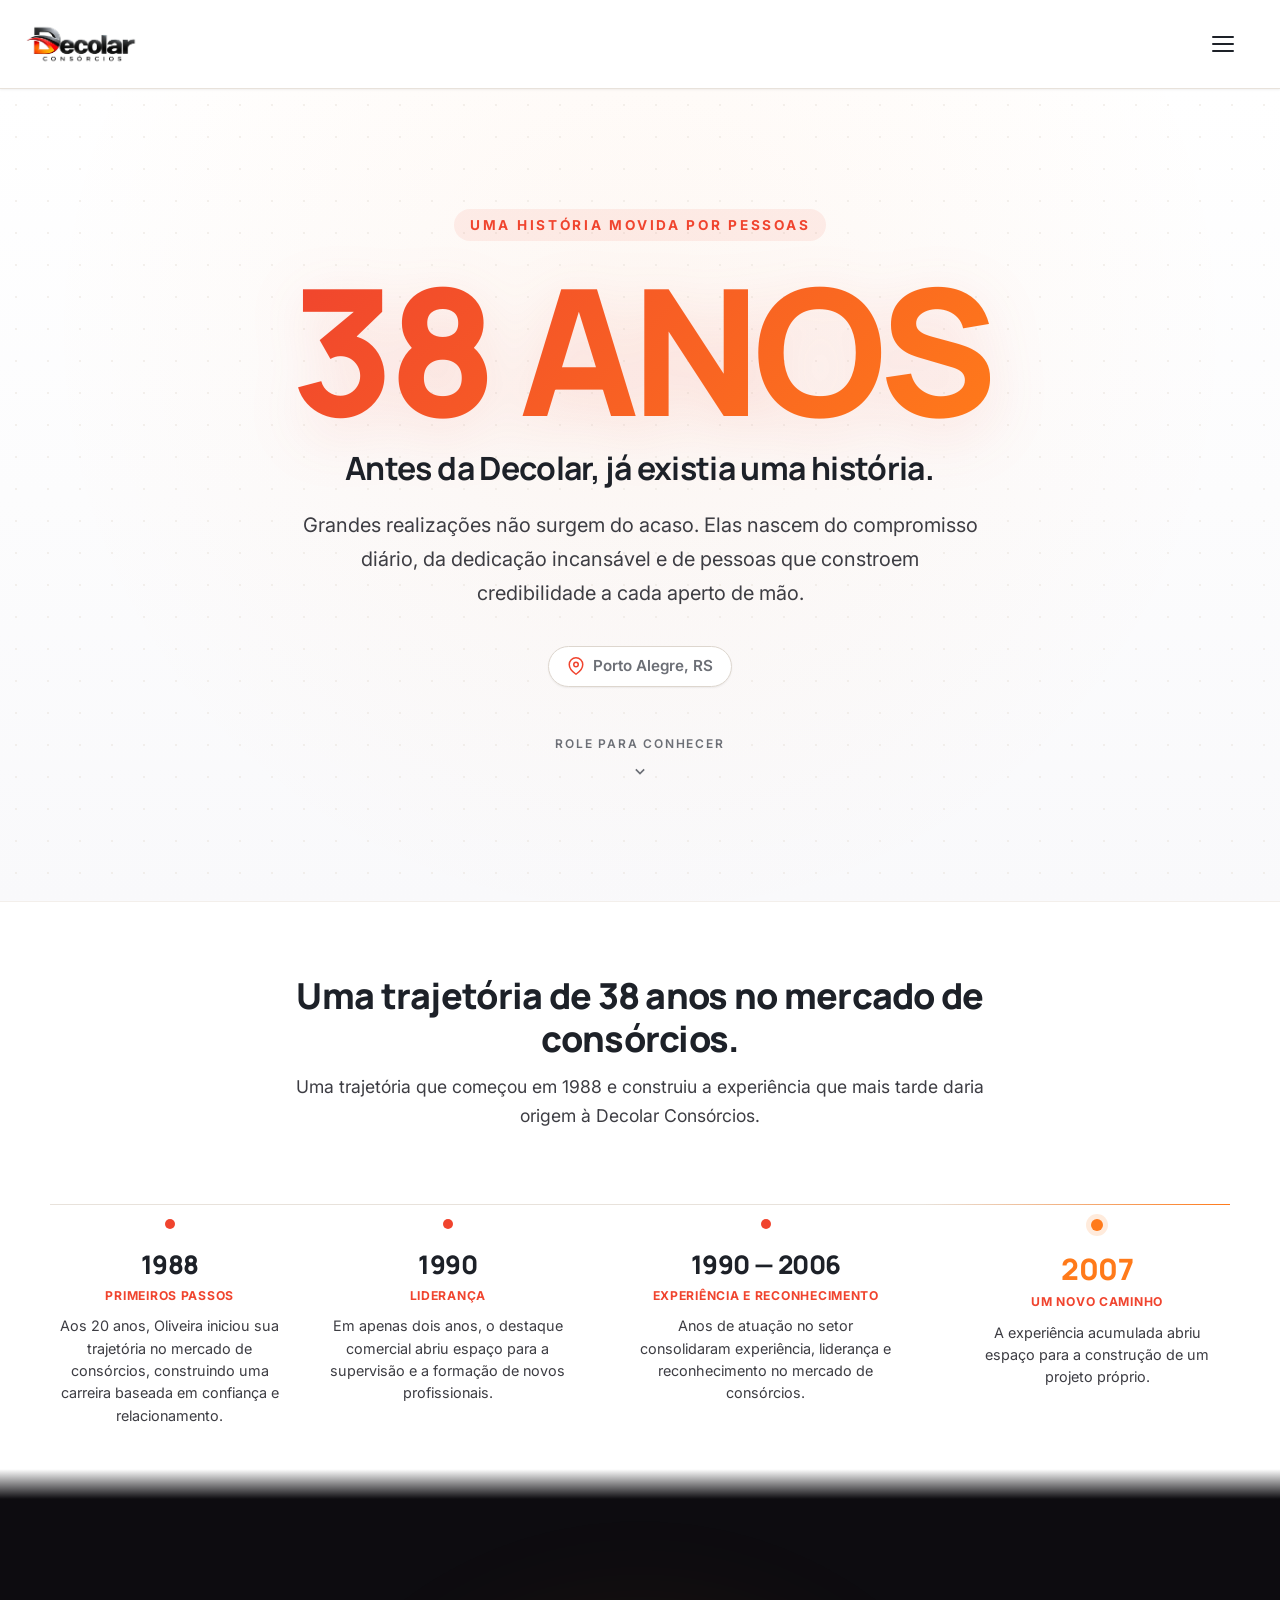
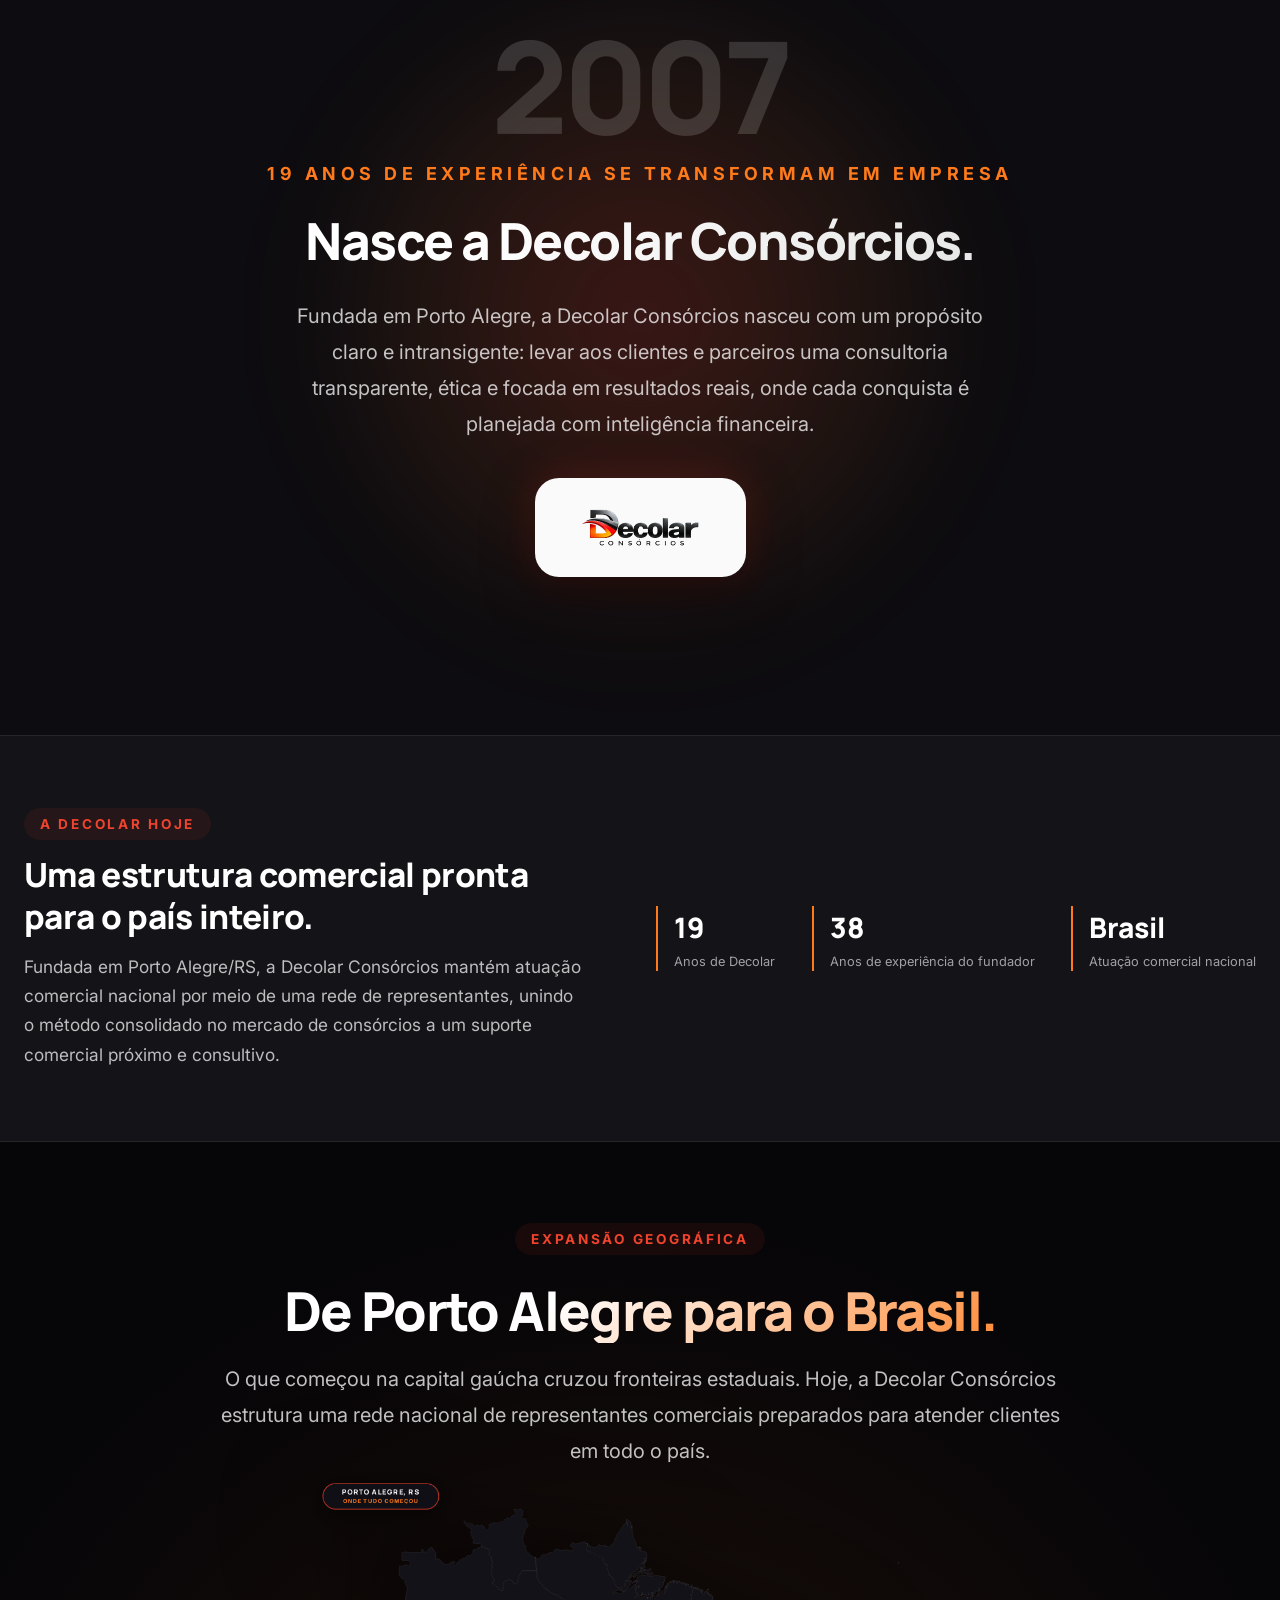
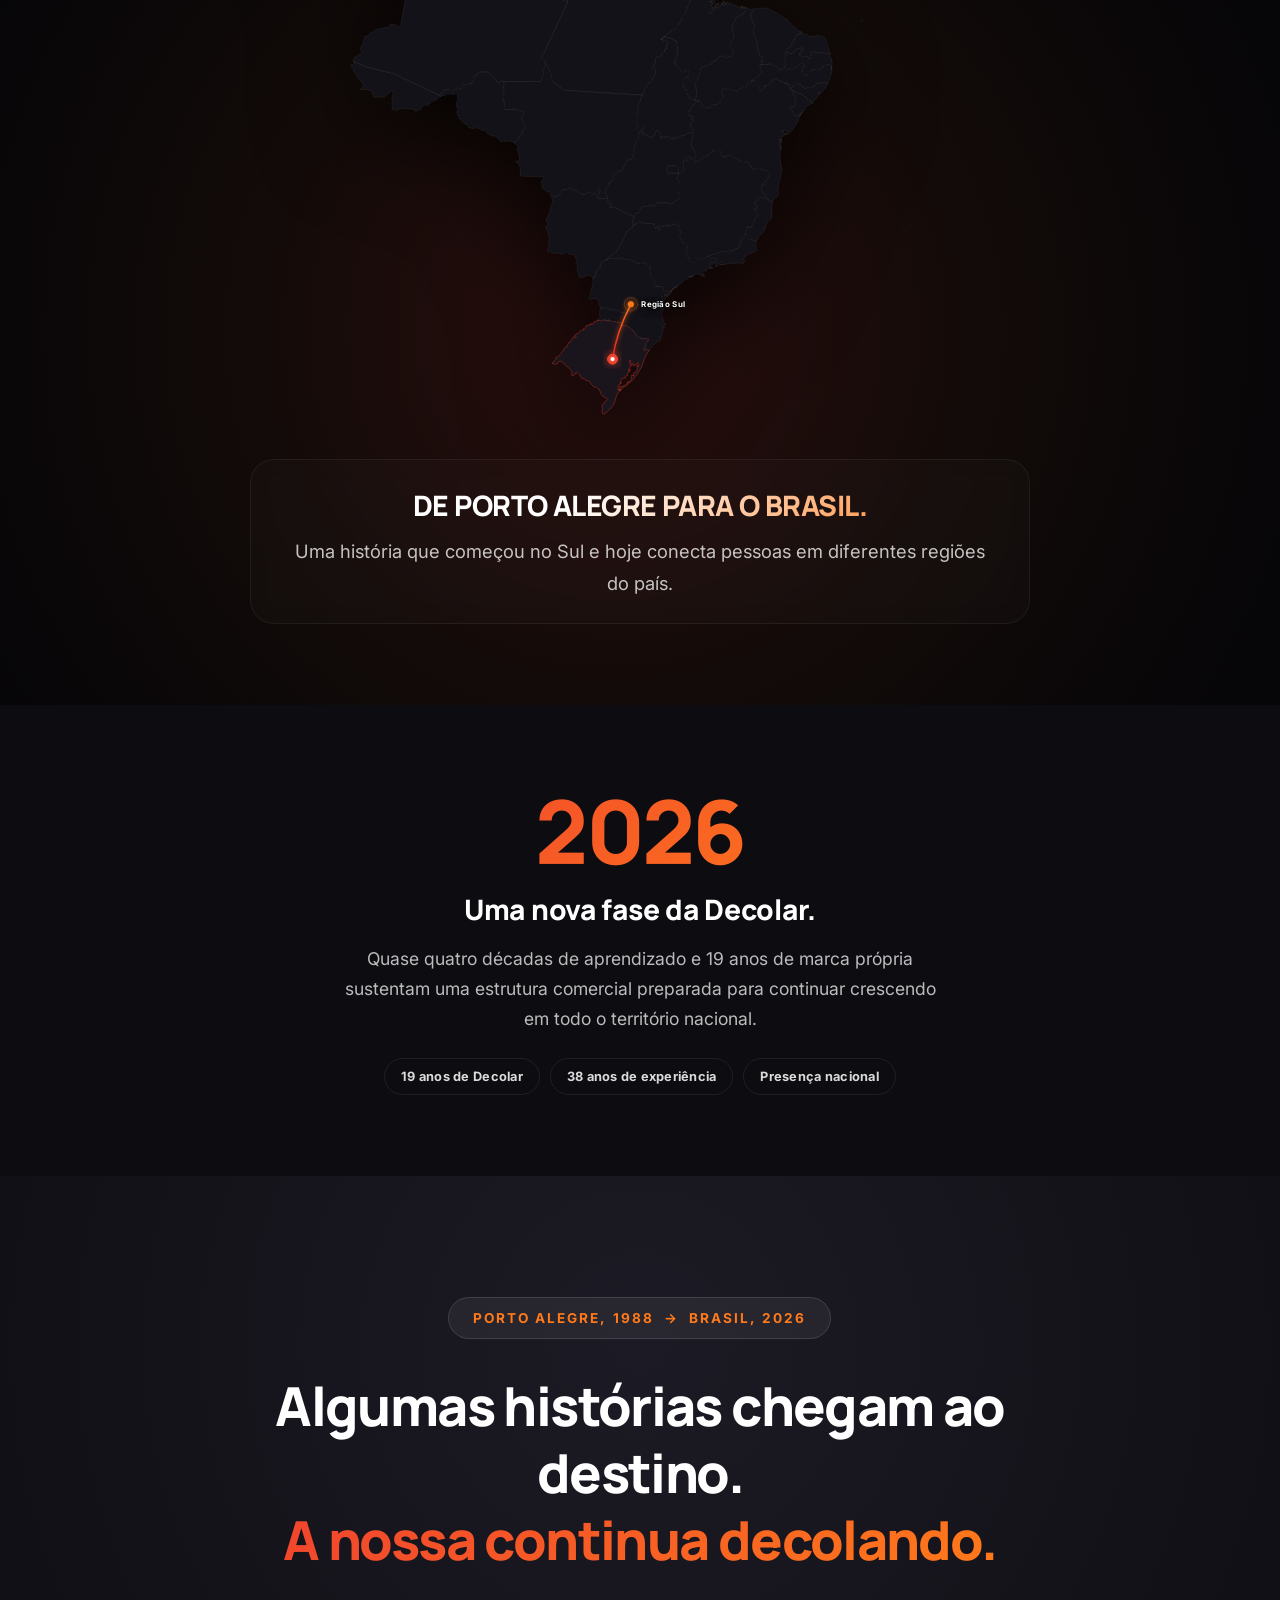
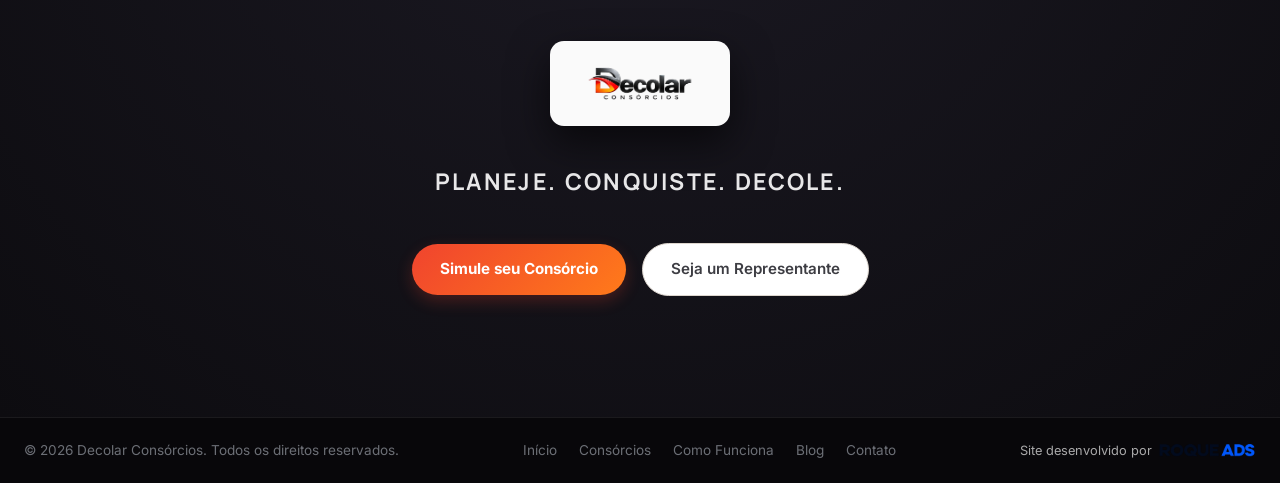
<file: nossa-historia.html>
<!DOCTYPE html>
<html lang="pt-BR">
<head>
  <meta charset="UTF-8">
  <meta name="viewport" content="width=device-width, initial-scale=1.0">
  <title>Nossa História | Decolar Consórcios</title>
  <meta name="description" content="Conheça a trajetória de 38 anos de experiência de Oliveira até a consolidação da Decolar Consórcios com atuação nacional.">

  <!-- Google Fonts -->
  <link rel="preconnect" href="https://fonts.googleapis.com">
  <link rel="preconnect" href="https://fonts.gstatic.com" crossorigin>
  <link href="https://fonts.googleapis.com/css2?family=Inter:wght@400;500;600;700;800&family=Manrope:wght@700;800&display=swap" rel="stylesheet">

  <!-- Estilos base do site e estilos dedicados da história -->
  <link rel="stylesheet" href="styles.css">
  <link rel="stylesheet" href="historia.css">
</head>
<body class="story-page">

  <!-- Barra de progresso de leitura no topo -->
  <div class="story-progress-bar" aria-hidden="true"></div>

  <!-- Header Institucional idêntico ao da Home -->
  <header class="site-header" id="site-header">
    <div class="header-inner container">

      <a href="index.html#inicio" class="logo-link" aria-label="Decolar Consórcios - página inicial">
        <img src="assets/images/LOGO.png" alt="Decolar Consórcios" class="logo-img" width="200" height="50">
      </a>

      <div class="mobile-menu-panel" id="mobile-menu-panel">
      <nav class="main-nav" id="main-nav" aria-label="Navegação principal">
        <ul>
          <li><a href="index.html#inicio">Início</a></li>
          <li class="nav-item-dropdown">
            <a href="index.html#consorcios" class="has-submenu" aria-haspopup="true" aria-expanded="false">
              Consórcios
              <svg viewBox="0 0 24 24" fill="none" stroke="currentColor" stroke-width="2" stroke-linecap="round" stroke-linejoin="round" aria-hidden="true">
                <path d="M6 9l6 6 6-6"></path>
              </svg>
            </a>
            <ul class="submenu">
              <li><a href="index.html#consorcio-veiculos">Consórcio de Veículos</a></li>
              <li><a href="index.html#consorcio-imoveis">Consórcio de Imóveis</a></li>
              <li><a href="index.html#consorcio-pesados">Consórcio de Pesados</a></li>
            </ul>
          </li>
          <li><a href="como-funciona.html">Como Funciona</a></li>
          <li><a href="nossa-historia.html" class="active" aria-current="page">Sobre a Decolar</a></li>
          <li><a href="blog.html">Blog</a></li>
          <li><a href="contato.html">Fale Conosco</a></li>
        </ul>
      </nav>

      <div class="header-actions" id="header-actions">
        <a href="index.html#representante" class="btn btn-primary">Seja um Representante Decolar</a>
        <a href="simulacao.html" class="btn btn-secondary">Simule seu Consórcio</a>

        <div class="social-links" aria-label="Redes sociais da Decolar Consórcios">
          <a href="#" class="social-link" aria-label="Facebook">
            <svg viewBox="0 0 24 24" fill="currentColor" aria-hidden="true">
              <path d="M13.5 9H16V6h-2.5C11.6 6 10 7.6 10 9.7V11H8v3h2v7h3v-7h2.4l.6-3H13V9.8c0-.5.4-.8.9-.8Z"></path>
            </svg>
          </a>
          <a href="#" class="social-link" aria-label="Instagram">
            <svg viewBox="0 0 24 24" fill="none" stroke="currentColor" stroke-width="1.8" aria-hidden="true">
              <rect x="4" y="4" width="16" height="16" rx="4.5"></rect>
              <circle cx="12" cy="12" r="3.3"></circle>
              <circle cx="16.3" cy="7.7" r="0.6" fill="currentColor" stroke="none"></circle>
            </svg>
          </a>
          <a href="https://www.linkedin.com/in/decolar-cons%C3%B3rcio-9899462ba/" class="social-link" aria-label="LinkedIn da Decolar Consórcios" target="_blank" rel="noopener noreferrer">
            <svg viewBox="0 0 24 24" fill="none" stroke="currentColor" stroke-width="1.8" aria-hidden="true">
              <rect x="4" y="4" width="16" height="16" rx="4.5"></rect>
              <g transform="translate(12 12) scale(0.78) translate(-12 -12)">
                <circle cx="8.7" cy="8.1" r="1.05" fill="currentColor" stroke="none"></circle>
                <rect x="7.65" y="10.3" width="2.1" height="6.3" rx="1.05" fill="currentColor" stroke="none"></rect>
                <path d="M11.55 16.6v-6.3h2.1v1.05c.55-.75 1.35-1.25 2.35-1.25 1.85 0 2.95 1.25 2.95 3.35v3.15h-2.1v-2.75c0-1.15-.45-1.85-1.5-1.85-.85 0-1.5.55-1.7 1.35v3.25Z" fill="currentColor" stroke="none"></path>
              </g>
            </svg>
          </a>
        </div>
      </div>

      </div>

      <button type="button" class="nav-toggle" id="nav-toggle" aria-label="Abrir menu" aria-expanded="false" aria-controls="main-nav">
        <span></span>
        <span></span>
        <span></span>
      </button>

    </div>
  </header>

  <main id="conteudo-principal">

    <!-- ====================================================================
         CENA 01 — ABERTURA (HERO CINEMATOGRÁFICO)
         ==================================================================== -->
    <section class="story-scene scene-hero" id="cena-abertura">
      <div class="scene-hero-bg" aria-hidden="true"></div>
      <div class="container">
        <div class="scene-hero-content">
          <span class="scene-tag reveal-item">Uma história movida por pessoas</span>
          <h1 class="hero-giant-number reveal-item">38 ANOS</h1>
          <h2 class="hero-subtitle reveal-item">Antes da Decolar, já existia uma história.</h2>
          <p class="hero-desc reveal-item">
            Grandes realizações não surgem do acaso. Elas nascem do compromisso diário, da dedicação incansável e de pessoas que constroem credibilidade a cada aperto de mão.
          </p>
          <div class="hero-location reveal-item">
            <svg width="18" height="18" viewBox="0 0 24 24" fill="none" stroke="var(--color-red)" stroke-width="2" stroke-linecap="round" stroke-linejoin="round" aria-hidden="true">
              <path d="M21 10c0 7-9 13-9 13s-9-6-9-13a9 9 0 0 1 18 0z"></path>
              <circle cx="12" cy="10" r="3"></circle>
            </svg>
            <span>Porto Alegre, RS</span>
          </div>

          <div class="hero-scroll-hint" aria-hidden="true">
            <span>Role para conhecer</span>
            <svg viewBox="0 0 24 24" fill="none" stroke="currentColor" stroke-width="2">
              <path d="M7 10l5 5 5-5"></path>
            </svg>
          </div>
        </div>
      </div>
    </section>

    <!-- ====================================================================
         CENA 02 — 38 ANOS NO MERCADO DE CONSÓRCIOS (LINHA DO TEMPO EDITORIAL)
         ==================================================================== -->
    <section class="story-scene scene-path" id="cena-trajetoria">
      <div class="container">

        <div class="path-header reveal-item">
          <h2 class="path-headline">Uma trajetória de 38 anos no mercado de consórcios.</h2>
          <p class="path-intro">Uma trajetória que começou em 1988 e construiu a experiência que mais tarde daria origem à Decolar Consórcios.</p>
        </div>

        <div class="path-timeline">
          <div class="path-track" aria-hidden="true"></div>

          <div class="path-items">
            <div class="path-item reveal-item">
              <span class="path-node" aria-hidden="true"></span>
              <span class="path-year">1988</span>
              <span class="path-item-title">Primeiros passos</span>
              <p class="path-item-desc">Aos 20 anos, Oliveira iniciou sua trajetória no mercado de consórcios, construindo uma carreira baseada em confiança e relacionamento.</p>
            </div>

            <div class="path-item reveal-item">
              <span class="path-node" aria-hidden="true"></span>
              <span class="path-year">1990</span>
              <span class="path-item-title">Liderança</span>
              <p class="path-item-desc">Em apenas dois anos, o destaque comercial abriu espaço para a supervisão e a formação de novos profissionais.</p>
            </div>

            <div class="path-item reveal-item">
              <span class="path-node" aria-hidden="true"></span>
              <span class="path-year">1990 — 2006</span>
              <span class="path-item-title">Experiência e reconhecimento</span>
              <p class="path-item-desc">Anos de atuação no setor consolidaram experiência, liderança e reconhecimento no mercado de consórcios.</p>
            </div>

            <div class="path-item path-item--bridge reveal-item">
              <span class="path-node" aria-hidden="true"></span>
              <span class="path-year">2007</span>
              <span class="path-item-title">Um novo caminho</span>
              <p class="path-item-desc">A experiência acumulada abriu espaço para a construção de um projeto próprio.</p>
            </div>
          </div>
        </div>

      </div>
    </section>

    <!-- ====================================================================
         CENA 05 — 2007: NASCE A DECOLAR CONSÓRCIOS
         ==================================================================== -->
    <section class="story-scene scene-birth" id="cena-2007">
      <div class="container">
        <div class="scene-birth-content">
          <div class="birth-year reveal-item">2007</div>
          <div class="birth-subtitle reveal-item">19 anos de experiência se transformam em empresa</div>
          <h2 class="birth-title reveal-item">Nasce a Decolar Consórcios.</h2>
          <p class="birth-desc reveal-item">
            Fundada em Porto Alegre, a Decolar Consórcios nasceu com um propósito claro e intransigente: levar aos clientes e parceiros uma consultoria transparente, ética e focada em resultados reais, onde cada conquista é planejada com inteligência financeira.
          </p>
          <div class="birth-logo-wrap reveal-item">
            <img src="assets/images/LOGO.png" alt="Decolar Consórcios Logotipo Oficial" width="240" height="64">
          </div>
        </div>
      </div>
    </section>

    <!-- ====================================================================
         CENA 06 — A DECOLAR HOJE (BLOCO INSTITUCIONAL CURTO)
         ==================================================================== -->
    <section class="story-scene scene-institutional" id="cena-decolar-hoje">
      <div class="container institutional-grid reveal-item">
        <div class="institutional-text">
          <span class="scene-tag">A Decolar hoje</span>
          <h2>Uma estrutura comercial pronta para o país inteiro.</h2>
          <p>
            Fundada em Porto Alegre/RS, a Decolar Consórcios mantém atuação comercial nacional por meio de uma rede de representantes, unindo o método consolidado no mercado de consórcios a um suporte comercial próximo e consultivo.
          </p>
        </div>

        <div class="institutional-indicators">
          <div class="institutional-indicator">
            <span class="indicator-value">19</span>
            <span class="indicator-label">Anos de Decolar</span>
          </div>
          <div class="institutional-indicator">
            <span class="indicator-value">38</span>
            <span class="indicator-label">Anos de experiência do fundador</span>
          </div>
          <div class="institutional-indicator">
            <span class="indicator-value">Brasil</span>
            <span class="indicator-label">Atuação comercial nacional</span>
          </div>
        </div>
      </div>
    </section>

    <!-- ====================================================================
         CENA 07 — DE PORTO ALEGRE PARA O BRASIL (MAPA CINEMATOGRÁFICO)
         ==================================================================== -->
    <section class="story-scene scene-map" id="mapa-brasil">
      <!-- Glow radial de fundo integrado -->
      <div class="map-ambient-glow" aria-hidden="true"></div>

      <div class="container map-scene-container">

        <div class="scene-map-header reveal-item">
          <span class="scene-tag">Expansão Geográfica</span>
          <h2>De Porto Alegre para o Brasil.</h2>
          <p>
            O que começou na capital gaúcha cruzou fronteiras estaduais. Hoje, a Decolar Consórcios estrutura uma rede nacional de representantes comerciais preparados para atender clientes em todo o país.
          </p>
        </div>

        <div class="map-showcase reveal-item">
          <div class="map-svg-container" aria-label="Mapa geopolítico preciso do Brasil demonstrando conexões a partir de Porto Alegre para todas as cinco macrorregiões brasileiras">
            <svg viewBox="130 50 780 820" fill="none" xmlns="http://www.w3.org/2000/svg" class="brazil-svg">
              <defs>
                <!-- Gradientes para as linhas de conexão (Vermelho -> Laranja da Decolar) -->
                <linearGradient id="lineGradSul" x1="0%" y1="100%" x2="100%" y2="0%">
                  <stop offset="0%" stop-color="#e2231a" />
                  <stop offset="100%" stop-color="#ff7a1a" />
                </linearGradient>
                <linearGradient id="lineGradSudeste" x1="0%" y1="100%" x2="100%" y2="0%">
                  <stop offset="0%" stop-color="#e2231a" />
                  <stop offset="100%" stop-color="#ff7a1a" />
                </linearGradient>
                <linearGradient id="lineGradCentroOeste" x1="0%" y1="100%" x2="100%" y2="0%">
                  <stop offset="0%" stop-color="#e2231a" />
                  <stop offset="100%" stop-color="#ff7a1a" />
                </linearGradient>
                <linearGradient id="lineGradNordeste" x1="0%" y1="100%" x2="100%" y2="0%">
                  <stop offset="0%" stop-color="#e2231a" />
                  <stop offset="100%" stop-color="#ff7a1a" />
                </linearGradient>
                <linearGradient id="lineGradNorte" x1="0%" y1="100%" x2="100%" y2="0%">
                  <stop offset="0%" stop-color="#e2231a" />
                  <stop offset="100%" stop-color="#ff7a1a" />
                </linearGradient>

                <filter id="glowConnection" x="-30%" y="-30%" width="160%" height="160%">
                  <feGaussianBlur stdDeviation="4" result="blur" />
                  <feComposite in="SourceGraphic" in2="blur" operator="over" />
                </filter>
                <filter id="originGlow" x="-50%" y="-50%" width="200%" height="200%">
                  <feGaussianBlur stdDeviation="8" result="blur" />
                  <feComposite in="SourceGraphic" in2="blur" operator="over" />
                </filter>
              </defs>

        <!-- Estados do Brasil (Geometria Real IBGE/Simplemaps) -->
        <g id="mapa-estados-brasil" class="brazil-states-group">
          <path id="BRRS" data-name="Rio Grande do Sul" class="state-path" d="M451.8 716.4l0 0.1 0.2 0 0.2-0.1 0.1-0.1 0.2-0.1 0.4-0.1 0.2 0 0.1 0.2 0.1 0.2 0.1 0.2 0.1 0.1 0.2 0 0.2 0 0.2 0 0.5-0.3 0.2-0.2 0.1-0.1 0.2 0 0.3 0.3 0.1 0.5 0.1 0.6 0.4-0.1 0.5-0.6 0.4-0.2 0.4 0.1 1 0.3 0.3 0 0.1-0.4 0-0.6 0-0.5 0.3-0.3 0.2 0.1 0.1 0.2 0.2 0.2 0.1 0.1 0.2 0 0.3-0.2 0.2-0.1 0.3-0.1 0.3-0.4 0.4-0.7 0.8 0.5 0.4 0.2 0.5 0 0.2 0.3-0.3 0.7-0.5 1.1 0.5 0 0.9-0.6 0.6-0.2 0.2 0.1 0.4 0.3 0.2 0 0.2-0.1 0.2-0.3 0.1-0.7 0.5 0.6 0.3 0.1 0.5 0 0.3-0.3 0.2-0.3 0-0.4 0.2-0.4 0.3-0.3 0.4-0.1 0.3 0.1 0 0.2-0.3 0.4-0.1 0.2-0.1 0.2 0.1 0.3 0.2 0.1 0.2-0.1 0.1-0.1 0.2 0.3 0.1 0.3-0.2 0.4-0.2 0.3 0 0.2 0 0.2 0.2 0.2 0.1 0 0.2-0.1 0.1-0.2 0.1-0.3 0.1-0.2 0.4-0.6 0 0.2 0.1 0.5 0.2 0.2 0.4-0.1 0.3-0.3 0.2-0.3 0.3-0.2 0.5 0 0.2 0.4 0.1 0.5 0.4 0.2 0.5 0 0.3 0.3 0.6 0.6 0.2-0.3 0.2 0 0.2 0.2 0.1 0.3 0.1 0.3 0.2-0.1 0.2-0.3 0.1-0.1 0.3 0 0.4 0.1 0.4 0.1 0.2-0.1 0.6-0.2 0.3-0.1 0.3-0.1 0.1 0 0.1 0 0.1 0.2 0.1 0.1 0.6 0.2 0.3 0 0.1-0.3 0.1-0.2 0.1-0.2 0.1-0.2 0.2-0.1 0.2 0 0 0.1 0 0.1 0 0.1 0.2 0.3 0.2 0.4 0.2 0.3 0.1-0.3 0-0.1-0.1-0.1 0-0.1 0.1-0.2 0.1 0 0.1 0.1 0.1 0.1 0.1 0.2 0.1 0.6 0.1 0.1 0.1-0.1 0.3-0.1 0.3 0 0.2 0 0.2 0.2 0.1 0.1 0.1 0.1 0.3-0.1-0.1-0.5 0-0.3 0.2-0.2 0.5-0.1 0.4 0.2 0.2 0.2-0.1 0.2-0.4 0.1 0 0.1 0.1 0.4 0.3 0.4 0.3 0.2 0.6-0.8 0.5-0.4 0.2 0.1 0.2 0.5 0.4 0 0.4 0 0.2 0.2-0.1 0.4 0 0.2 0.3 0 1.5 0 0.1 0 0 0.3 0.2 0.4 0.9 0.2 0.3 0.4-0.7 0-0.3 0-0.3 0.2 1.2 0.6 0.5 0.5-0.6 0.4 0.3 0.1 0.2-0.1 0.2-0.1 0.2-0.2 0.1 0.4 0.1 0.7 0.2 0.4 0.4 0.1 0.1-0.2 0.2-0.8 0.1 0.1 0.1 0.1 0.1 0.2-0.2 0.4 0 0.1 0.5 0.1 0.4 0.1 0.6 0-0.1-0.5 0.1-0.3 0.4 0 0.4 0 0.1 0.1 0.2 0.2 0.2 0.2 0.2-0.1 0.2-0.4 0.2-0.2 0.2-0.1 0.2 0.1 0.1 0.2 0 0.2 0.1 0.1 0.3 0.2 0.1 0 0.1-0.2 0.1-0.2 0.3-0.1 0.1 0.3 0.1 0.4 0 0.3 0.1 0.1 0.7-0.3 0.1 0.1-0.2 0.5 0 0.2 0.3 0.3 0.4-0.1 0.4-0.1 0.4-0.1 0.5 0.1 0.2 0.2 0.1 0.3 0.2 0.5 0.2 0.2 0.2 0 0.1 0 0.2 0.2 0.2 0.1 0 0.2 0 0.2 0.2 0.2 0.5-0.5 0.3-0.2 0.2 0.4 0.1 0.6 0.3 0.1 0.3 0 0.4 0.2 0 0.2 0 0.2-0.1 0.2-0.1 0.2 0.1 0.1 0.4 0.1 0.1 0.2 0.7 0.7 0.2 0.1 0.2 0 0.2-0.1 0.2 0 0.3 0.1 0.5 0.5 0.6 0.2 0.3 0.3 0.5 0.2 0.1 0.1 0 0.1 0 0.2 0.5 0.7 0.8 1.4 0.5 0.5 0.5-0.1 0.3 0.3 0.6 0.8 0.6 0.6 0.1 0.3 0 0.5-0.2 0.3 0 0.2 0.3 0.1 0.1 0.1 0.1 0.3-0.1 0.3 0.1 0.2 0.2 0.2 0.2-0.1 0.2-0.1 0.1-0.1 0.3 0.1 0.1 0.2 0.2 0.1 0.2-0.1 0.4 0.5 0.4 1.4 0.2 0.4 0.2 0.2 0.5 0.3 0.2 0.2 0.2 0.2 0.2 0.6 0.7 0.9 0.4 0.6 0 0.2 0.2 0.1 0.7 0.2 0.8 0.6 0.2-0.1 0.3-0.2 0.3 0 0.3 0 0.2 0.1 0.4 0.3 0.2 0.1 1.2 0 0.5 0.2 0.3 0.4 0.3-0.2 0.3 0 2 0.2 0.4 0.2 0.4 0.4 0.3 0.2 0.3 0 0.1-0.3 0-0.4 0.2-0.3 0.2 0.1 0.1 0.2 0 0.3 0.1 0.1 0.2 0 0.4 0.1 0.5 0.1 0.2 0 0.2 0 0.3-0.1 0.4-0.3 0.6-0.3 0.2 0.1 0.2 0.1 0.2 0.3 0.1 0 0.1-0.1 0.3-0.1 0.7-0.3 0.2 0 0.2 0.2 0.1 0.1 0.1 0.3 0.1 0.2 0.3 0.2 0.3 0.1 0.8 0 0.1-0.1 0.1-0.2 0.1-0.3 0.1 0 0.1 0.1 0.3 0.6 0.1 0.2 0.5 0.4 0.1 0.1-0.1 0.1-0.2 0.1 0 0.1 0 0.2 0 0.2 0.4 0.8-0.1 0.3-0.2 0.1-0.2 0.1-0.1 0-0.1-0.1-0.1 0-0.2-0.1-0.2-0.1-0.1 0-0.1 0-0.1 0-0.1 0.1-0.1 0.1-0.2 0.1 0 0.1-0.7 1.2-0.2 0.3-0.1 0.2-0.3 0-0.1 0.1-0.2 0.1-0.1 0.1-0.3 0.4-0.1 0.1-0.1 0-0.1-0.1 0-0.1 0-0.1 0-0.1-0.1-0.1-0.1 0.1 0 0.1-0.1 0.1 0 0.1 0 0.3 0 0.1 0.1 0.2-0.1 0.1-0.1 0.2-0.1 0.1-0.2 0.1-0.1 0.1 0 0.1-0.1 0.1 0 0.1-0.2 0.9 0 0.6 0.3 2.1 0 0.3-0.1 0.2-0.3 0.8-0.1 0.6-0.1 0.2-0.5 0.4 0 0.1 0 0.1 0 0.3 0 0.3 0 0.1-0.1 0.1-0.1 0.1-0.1 0-0.1-0.1-0.1 0-0.1 0.1-0.1 0.1-0.1 0.1-0.1 0-0.1-0.1-0.1-0.3-0.1-0.1-0.1 0-0.1 0.1-0.1 0.2-0.1 0.3-0.2 0.3-0.3 0.4-0.6 0.6-0.4 0.3-0.1 0-0.1 0.2 0 0.2 0.1 0.4 0 0.4-0.1 0.7 0 0.1 0 0.2 0 0.1 0.1 0.2 0.2 0.2 0.2 0.1 1.1 0.3 0.1 0.1 0.2 0.1 0.2 0.4 0.1 0.1 0.1 0 0.1 0 0.2-0.1 0.1-0.3 0-0.2 0-0.2 0-0.1-0.1-0.2-0.1-0.1 0-0.1-0.2-0.2-0.7-0.5-0.1-0.1 0-0.1 0-0.1 0.1-0.1 0.2-0.1 0.9-0.2 0.2-0.1 0.4-0.3 0.1 0 0.1 0 0.4 0 0.1-0.1 0.1-0.3 0.1-0.1 0.1-0.1 0.5 0.1 1.2 0.5 0.1 0.1 0.2 0.1 0.8 1 0.4 0.2 0.6 0.2 0.2 0 0.1 0.1 0.1 0.1 0.1 0.2 0.1 0.3 0.1 0.1 0.3 0-1.9 2.8-1 2-1.5 2.4-1.3 3-1 1.2-3.2 9-0.9 2.8-1.3 3.2-5.5 9.2-0.1 0.4-0.1 0.3-2.5 3.8-2.1 2.3-1.1 1.8-3.1 3.8-2.3 2.4-3.5 2.9-4.8 4.1-6.1 3.7-0.5 0.5-2.9 3.7-0.7 1.2-0.2 0.2-0.1-0.5 0.1-0.6 0.5-0.8 0.1-0.4 0.2-0.5 0.1-0.6-0.2-0.4-0.3-0.5 0.3-0.3 0.4-0.2 0.2-0.4-0.2-0.7-1.3-1.5 0-0.7 0.8-0.5 0.9 0.4 1.6 1.1 0.9 0 0.9-0.4 0.4-0.6-0.4-0.6 1-0.2 0.8 0 0.8 0 0.8-0.6 2.1-2.4 0.3-0.7 0.7-0.5 0.1-0.4 0.2-0.6 0.3 0.2 0.5 0.8 0.2-0.1-0.1-0.4-0.2-0.9 0.1-0.4 0.2-0.6 0.3-0.4 0.2-0.3 0.2 0.8 0.7 0.2 0.9-0.2 0.6-0.4 0.3-0.3 0.6-0.4 0.3-0.2 0.7-1.1 0.6-1.4 0.4-1.7 0.1-1.7-0.4-1.5 0.1-0.4 0.1-1 0.1-0.3 0.1-0.3 0.4 0.1 0.8 0.3 0.3-0.1 0.7-0.3 0.3-0.1 0.3 0 0.2 0.2 0 1.3 0.1 0.2 0.1 0.1 0.2-0.1 0.2-0.1 0.1-0.1 0-0.3 0.1-0.3 0.3-0.1 0.2-0.1 0.1-0.1-0.1-0.2-0.1-0.1-0.3 0.1-0.2-0.1-0.3-0.7 0.2-0.8 0.3-1 0.1-1-0.3-0.5-0.1-0.2 0-0.2 0.3 0.1 0.2 0.1 0.2 0 0.6 0 0.3-0.2 1.6-1.3 0.8-0.2 0.3-0.2 0.4-0.2 0.2-0.3 0.8-1.6 0.3-1.9-0.2-4.2-0.1-0.4-0.4-0.9-0.2-0.7-0.1-0.2 0-0.2 0.4-0.2 0.2 0 0.2 0 0.2 0.4 0.7 0.5 0 0.2-0.1 0.1-0.1 0.2 0 0.2 0.1 0.4 0.2 0.4 0.3 0.4 0.3 0.3 0.7-0.6 0.2-0.2-0.1-0.4-0.1-0.6 0.1-0.2 0.3-0.5 0.3-1.3 0-0.7 0-0.6-0.1-0.4-0.8-0.4-0.1-0.1-0.2-0.6-0.1-0.2-0.2-0.2-0.2 0-0.3 0-0.2 0.1-0.5 0.6-0.1 0.1 0 0.2 0 0.1 0.2 0 0.2 0.2 0.1 0.2 0 0.3-0.2 0.3-0.2 0.3-0.4 0.1-1.4 0-0.3 0-0.3 0.2-0.1 0.5-1.2-0.1-0.4 0-0.4-0.2-0.3 0.2-0.2 0.4-0.2 0.4 0 0.7 0 0.4 0.3 0.9-0.4-0.2-1-0.8-0.4-0.2-0.3-0.1-0.3-0.2-0.1-0.4 0-0.3 0-0.1 0.2-0.3 0.1-0.2 0.1-0.2 0.1-0.1 0.1-0.2-0.1-0.4-0.1-0.4-0.3-0.1-0.2 0.2-0.1 0-0.1-0.6-0.5-0.1-0.5 0.2-0.2 0.1-0.2 0.2-0.3-0.2-0.7-0.6 0.1-0.3-0.2-0.2-0.6-0.3-0.2 0-0.2 0-0.1 0-0.1-0.1 0.1-0.2 0.3-0.3 0-0.2 0-0.4-0.2-0.3-0.3-0.2-0.1-0.2 0-0.4 0.2-0.7 0-0.5-0.4 0.2-0.1-0.3 0-0.5-0.2-0.2-0.2 0.1 0 0.1 0 0.2 0 0.2-0.4 0.8-0.1 0.1 0.1 0.2 0.1 0 0.1 0.1 0 0.2-0.1 0.2 0 0.1 0 0.5-0.1 0.3-0.1 0.2-0.1 0.2 0 0.2 0.1 0.3 0 0.2 0 0.3-0.4 0.6 0.2 0 0.4-0.1 0.2 0 0.1 0 0.4 0.6-0.6 0.6 0.3 0.4 0.6 0.2 0.2 0.4 0.2-0.2 0.4-0.4 0.1-0.1 0.1 0.3 0.1 0.3 0 0.6 0.1 0.6 0.5 0 1-0.3 0.4-0.1 0.1 0.2-0.1 0.3-0.1 0.5-0.1 0.2-0.2 0.1-0.2 0.2-0.2 0-0.1 0-0.3-0.2-0.1-0.1-0.8 0.1-0.6 0.6-0.4 0.9-0.6 1.8-0.2 1 0 1 0.1 1 0.3 1.5 0.1 0.5-0.1 0.6-0.3 0.4-0.3 0-0.3-0.6 0.5-0.1 0-0.6-0.5-1.4-0.2-0.9-0.2-0.2-0.5 0-0.4 0.2-0.1 0.4 0 2.7 0.1 0.4 0.3 0.9 0 0.6 0 0.5-0.1 0.2-0.9-0.1-0.5 0-0.4 0.2-0.2 0.3-0.2 0.5-0.2 1 0.1 1.1 0.2 0.9 0.6 0.7-2.6 0.9-0.4 0-0.6 0.3-0.4 0.8-0.2 0.9 0 0.8 0.3 0.3 0 0.1-0.3 0.1-0.2-0.1-0.3-0.1-0.2 0-0.2 0.1-0.3 0.2-0.5 0.1-0.9-0.1-0.3 0-0.5 0.2-0.4 0.2-0.3 0.7-0.5 0-0.4-0.1-0.5 0-0.1 0.1-0.1 0.2-0.1 0.1-0.3 0.1-0.2 0.1 0 0.2 0.1 0.2 0.2 0.1 0.1 0.1-0.1 0.2-0.8 0.6-0.1 0.1-0.1 0.3-0.1 0.5 0.1 1.5 0 0.3-0.1 0.5 0 0.3 0.1 0.3 0.2 0.3 0.1 0.2-0.4 1.2 0 0.3-0.1 0.2-0.1-0.2-0.2-0.5-0.1-0.7-0.1-0.1-0.1-0.3-0.1-0.1-0.2 0-0.2-0.2-0.2-0.1-0.2 0.1-0.2 0.2 0 0.3 0.1 0.7 0.2 0 0.3-0.1 0.3 0.1 0.1 0.3-0.1 0.5-0.3 0.6-0.3 0.3-0.3 0.3-2.2 0.8-0.3 0.3-0.1 0.6 0 0.2 0.2 0.5 0 0.2 0 0.2-0.1 0.2-0.1 0.2 0 0.3-0.5 0 0 0.5 0.2 0.4 0.5-0.2 0.5 0.6 0.1 0.1 0.1 0.1 0.4 0.1 0.2 0 0.1 0.2 0.1 0.1 0.1 0.2-0.1 0.3-0.2 0-0.4-0.1-0.2 0.1-0.4 0.2-0.4 0.2-0.4 0.2-0.2 0.4 0 0.8-0.1 0.5-0.1 0.4 0.6-0.1 0.3 0.1 0 0.3-0.5 0.3 0.5 0.1 0.6-0.1 0.6-0.4 0.2-0.3 0.1-0.3 0.3-0.2 0.3-0.1 0.3 0 0.2 0.1 0 0.2-0.3 0.3-1 0.6-0.4 0.6 0.2 0.5 0.4-0.1 0.7-0.9 0.3-0.3-0.2 0.9-0.1 0.4 0.2 0.7 0 0.3-0.7 0.3-2 1.8-0.5 0.7-2.5 5.2-1.3 4.4-0.6 2.8-3 7.2-0.5 0.9-2 2.7-1.5 1.7-2.1 2-3.4 3-2.1 2.2-1.4 1.4-2.3 1.5-0.6 0.1-0.3-0.3-0.1-0.4-0.2-0.4-0.4-0.3-0.3 0-0.3 0.1-0.5 0-0.5-1 0-2.2 0.5-3.9-0.5-3.7 0-1.7 0.4-1.1 0.1-0.6 0-0.1 0.6-0.7 0.7-0.6 2.4-1.7 0.3-0.2 0.1-0.5 0.1-0.9 0.1-0.4 0.6-0.6 1.3-1 0.5-0.5 0.4-0.5 0.7-0.6 0.2-0.4 0.1-0.4-0.2-0.4-1.3-1.4-0.3-0.2-0.7-0.3-0.6-0.4-0.7 0-0.3-0.2-0.9-0.5-1.1-0.4-1.2-1.3-1.3-0.9-0.5-0.5-0.4-0.6-0.3-0.6-0.2-0.3-0.5-0.4-0.2-0.4-0.1-0.4-0.1-1.2-0.1-0.8-0.3-0.6-1-1.6-0.6-1.3 0-0.9-0.1-0.3-0.3-0.2-1.2-0.3-0.5-0.3-0.3-0.2-0.2-0.3-0.1-0.2-0.1-0.3-0.1-0.2-0.2-0.3-0.6-0.4-0.3-0.1-0.3-0.1-0.7-0.1-0.2-0.1-0.2-0.1-0.1-0.4-0.2-0.1-0.3-0.3-0.4-0.2-0.4 0-0.4 0.1-0.3 0.4-0.2 0.2-0.2 0-0.5-0.3-1-0.9-1.1-0.8-1.4-1.3-0.6-0.7-0.6-0.6-0.7-0.5-0.5-0.5-0.1-0.2-0.2-0.5 0-1-0.1-0.4-0.3-0.4-0.3-0.3-1-0.9-0.3-0.3-0.3-0.7-0.3-0.3-0.3-0.1-0.7 0-3.3-0.5-0.6-0.2-0.3-0.2-0.2-0.3-0.3-0.3-0.2-0.2-0.8-0.4-0.6-0.6-0.5-0.7-0.4-0.6-0.3-0.4-0.3 0.1-0.4 0.7-0.2 0.4-0.3 0.2-0.3-0.1-0.4-0.3-1-0.8-0.3-0.3-0.8-0.3-0.4-0.2-0.3-0.4-0.1-0.4-0.3-1-0.3-0.3-0.6-0.5-0.2-0.2-0.2-0.4-0.1-0.8-0.1-0.4-0.3-0.5-1.5-1.6-0.9-0.9-0.4-0.5-0.4-0.3-0.7-0.4-0.6-0.7-0.4-0.1-0.4 0.1-0.3 0.3-0.1 0.4 0.1 1-0.1 0.4-0.2 0.3-0.5-0.1-0.5-0.1-0.4 0.1-0.2 0.3-0.3 0.8-0.1 0.4-0.3 0.2-0.8 0.6-0.3 0.2-0.1 0.1-0.1 0.2-0.1 0.1-0.1 0.1-0.2 0.1-0.5 0-0.7 0.1-1.3-0.1-0.5 0.1-0.1-0.2-0.1-0.2 0-0.5 0.1-1 0-1.6 0.1-0.5 0.3-0.6 0.1-0.7-0.1-0.7-0.3-0.7-1.3-1-0.3-0.4-0.7-1.3-0.1-0.2-0.2-0.2-0.4-0.3-0.2-0.1-0.1-0.3-0.1-0.2-0.1-0.3-0.6-0.7-0.4-0.4-0.7-0.4-1.2-1-0.9-0.5-0.2-0.2-0.3-0.4-0.5-0.8-0.4-0.4-1-0.7-0.4-0.3-0.2-0.2-0.8-0.8-0.1-0.3-0.2-0.2-0.2-0.1-0.2 0-0.2 0-0.2-0.1-0.3-0.2 0-0.1 0.1-0.3-0.1-0.4-0.2-0.4-0.3-0.3-0.3-0.2-0.7-0.3-1.2-0.9-0.2-0.2-0.4-0.6-0.7-0.5-0.8 0-0.7 0.1-1-0.3-0.4 0.1-0.7 0.1-0.2 0.1-0.4 0.2-0.2 0-0.4-0.2-0.2 0-0.5 0.3-0.5 0.7-0.5 0.7-0.1 0.6-0.1 0.8-0.4 0.6-0.6 0.5-0.6 0.1-0.2 0-0.2-0.3-0.2-0.1-0.1 0.1-0.2 0.3-0.2 0-0.3-0.1-0.2-0.2-0.2-0.2-0.4 0-0.3 0.1-0.5 0.5-0.2 0.1-0.3-0.1-0.3-0.5-0.2-0.1-0.5 0-0.9 0.1-0.5 0-0.6-0.4-0.4-1.3-0.4-0.3-0.1-0.2 0.8-0.1 0.4-0.2 0.9-0.6 1.9-2.4 1.7-1.4 0.2-0.3 0.2-2.7 0.3-0.8 0.6-0.5 0.9-0.4 0.8-0.1 0.9 0 0.4-0.1 0.4-0.4 1.5-1.6 0.1-0.2 0.1-0.2 0.6-0.7 0.3-0.8 0.3-0.3 0.7-0.7 0.2-0.2 0.2-0.3 1.5-1.4 0.1-0.2 0.1-0.2 0.1-0.3 0.1-0.2 0.3-0.2 0.1-0.2 0-0.3 0-0.2 0.1-0.2 0.1-0.2 0.2-0.1 0.1-0.2 0.8-0.3 0.2-0.2 0.4-0.3 0.2-0.4 0.3-1 0.2-0.5-0.1-0.3 0-0.3 0.1-0.3 0.2-0.3 0.5-0.8 0.7-0.7 0.7-0.5 0.7-0.4 1.4-0.3 0.3-0.2 0.3-0.5 0-0.4 0-0.9 0.4-0.9 1.4-0.9 0.5-0.8 0.1-1.9 0.2-0.4 0.4-0.2 0.9-0.2 0.7-0.4 1.6-2.2 1.3-0.9 0.4-0.6 0-0.9 0-0.4 0-0.4 0.2-0.3 0.6-0.2 0.6-0.3 0.7 0 0.1-0.1 0.2-0.1 0.1-0.1 0-0.2 0-1.1-0.1-0.2-0.1-0.4 0.4-0.4 0.9-0.4 0.6 0.2 0.8 0.1 0.8 0.2 0.3 0.4 0.1 0.5 0.2 0.1 0.2-0.2 0.2-0.3 0.1-0.3 0.3-1.1-0.3-0.6-0.2-0.2-0.3-0.2-0.2 0-0.8-0.4-0.3-0.2-0.1-0.6 0.5-0.3 1.3-0.5 0.8-0.8 0.2-0.1 0.2-0.2 0-0.1 0.1-0.3 0.3-0.3 0.4 0.1 0.1 0.1 0 0.2 0 0.2 0.3 0.1 0.2 0 0.1-0.2 0-0.1 0.1-0.2 0.1-0.1 0.3-0.2 0.1-0.1 0.2-0.5 0.1-0.2 0.2-0.1 0.2 0.1 0 0.1 0.2 0.1 0.2 0 0.5-0.2 0.1-0.2 0.9-1 0.1-0.2 0.1-0.2 0-0.5 0-0.2 0.1-0.1 0.1 0 0.2 0 0.5-0.2 0.1-0.4 0-0.4 0.3-0.3 0.3 0 0.4 0.1 0.2 0.1 0.2-0.1 0.8-0.6 0.2-0.4 0.3-0.3 0.4-0.2 0.3 0.1 0.4 0.4 0.5 0.1 0.1-0.6 0.1-0.2 0.1 0 0.5 0 0.2-0.1 0.4 0.2 0.4 0 0-0.2-0.3-0.5-0.6-0.5-0.2-0.4 0.4-0.2 0.4 0.1 0.3 0.2 0.4 0.1 0.5-0.1 1-0.9 0.4-0.2 0.1-0.2 0.1-0.5 0.1-1 0-0.8 0.2-0.1 0.5 0 0.4-0.2 0.1-0.5 0.1-0.6 0.1-0.4 0.2-0.2 0.3-0.2 0.2-0.1 0.2 0.2-0.1 0.1-0.1 0.2 0 0.1 0.1 0 0 0.1 0.2 0.1 0 0.1 0.1 0 0.9-0.3 0.2 0 0.4 0.1 0.2-0.1 0.2-0.1 0.1-0.1 0-0.2 0-0.3 0-0.2 0.2-0.2 0.1 0 0.1 0.1 0.1 0.4 0.2 0.1 0.3-0.3 0.2-0.4 0.1-0.4 0.1-0.3 0.1-0.2 0.2-0.1 0.1 0 0.2 0 0.1 0.1 0.1 0 0.2 0.5 0 0.1 0.3 0.1 0.2 0 1.3-0.4 0.4-0.3 0-0.3-0.4-0.5 0.1-0.2 0.3-0.1 0.9 0 0.3 0 0.2 0.3 0 0.5 0.1 0.2 0.2 0 0.2-0.2 0.1-0.2 0-0.2 0-0.7 0.3 0.2 0.2 0.3 0.3 0.2 0.4 0 0.1-0.1 0.2-0.1 0.1-0.3 0-0.2 0.1-0.2 0.3 0 0.2-0.1 0.1-0.1 0.1-0.1-0.1-0.5 0.1-0.2 0.1-0.1 0.1-0.2 0.6-1.6 0.2-0.4 0.3 0.2 0.2 0.2-0.1 0.5 0.6 0.2 0.8-0.1 1.4-1.7 0.2-0.4 0.1-0.1 0.2 0 0.1 0.1 0.2 0.1 0.4-0.1 0-0.3-0.1-0.3 0-0.3 0.3-0.1 0.2 0.1 0.3 0.3 0.3 0 0.2-0.2 0.2-0.7 0.2-0.2 0.2 0.2 0.3 0.3 0.1 0.4 0.2 0.1z" />
          <path id="BRRR" data-name="Roraima" class="state-path" d="M348.5 121.2l2 21.9-18.1-0.1-5.1 0.2-0.5 0.2-0.1 0.1 0 0.2 0 0.2-0.2 0.2-0.1 0.2-0.2 0.2-0.4 0.2-0.2 0.1-0.2 0.1-0.2 0.2-0.1 0.1-0.1 0.2 0 0.3 0.1 0.2 0 0.2-0.1 0.2-0.7 1.2-0.8 0.9-0.1 0.2-0.1 0.2-0.1 0.2-0.2 0.4-0.1 0.2-0.1 0.7 0 0.2-0.1 0.2-0.7 1-0.3 0.3-0.1 0.2-0.1 0.2 0 1-0.1 0.2 0 0.2-0.3 0.6-0.2 0.4-0.3 0.6-0.1 0.2-0.1 0.4 0 0.3-0.3 0.3 0 0.2-0.1 0.2-0.2 0.8 0 0.1 0.1 0.2 0.1 0.4 0.1 0.2 0.1 0.2 1.2 1.3 0.1 0.1 0.1 0.2 0 0.3 0 0.2 0 0.2 0 0.2-0.2 0.1-0.1 0.2-0.2 0.1-0.2 0-0.7 0.2-0.6 0.2-1.3 0.4-0.1 0.1-0.1 0.2-0.1 0.2-0.1 0.1-0.1 0.1-0.1 0.2 0 0.1-0.1 0.4-0.1 0.2-0.1 0.2-0.2 0.1-0.2 0-0.6-0.1-0.4 0.1-0.3 0-0.2 0 0 0.1-0.1 0.1-0.2 0.1-0.1 0.1-0.2 0.1-0.2 0-0.5-0.1-1.3-0.1-0.2-0.1-0.2-0.2-0.1-0.2 0-0.3 0.1-0.4-0.1-0.1-0.1-0.2-0.1-0.1-0.1-0.5-0.6-1-0.1-0.2-0.6-0.5-0.5-0.5-0.3-0.2-0.2-0.2-0.2-0.1-0.2-0.2-0.1-0.3-0.2-0.5-0.1-0.2-0.2-0.1-0.3-0.1-0.8 0-0.2 0-1.1-0.3-0.2-0.1-0.1-0.1-0.4-0.4-0.1 0-0.1-0.1-0.2-0.1-0.3 0-0.2 0-0.7 0.1-0.2 0-0.4 0-0.1 0-0.1 0-0.1 0.1-0.1 0.1-0.1 0.4-0.1 0.2-0.1 0.2-0.1 0.1-0.2 0.1-0.1 0.1-1.6 0.6-0.8 0.2-0.2 0.1-1.4 0.7-0.2 0.1-0.1 0.2-0.1 0.1-0.2 0.4-0.1 0.2-0.1 0.1-0.4 0.4-0.2 0.2-0.1 0.1-0.1 0.2-0.1 0.7-0.2 1.2 0 0.2-0.5 0.9-0.1 0.5 0 0.2 0 0.5 0.4 1.6 0.1 0.2-0.1 0.2-0.1 0.2-0.1 0.2-0.1 0.1 0 0.3 0 0.2 0.1 0.7-0.1 0.3-0.3 1.3-0.6 1.3 0 0.2 0 0.3 0.4 2.1 0 0.3-0.2-0.1-0.2 0-0.4-0.1-0.8-0.2-0.5 0-0.1 0-0.2-0.1-0.2-0.1-0.3-0.4-0.1-0.1-0.2-0.1-0.4 0.2-0.9 0.4-0.1 0-0.2 0-0.1 0-0.2 0-0.1 0-0.1-0.1-0.1-0.1-0.1 0-0.1-0.2-1.1-2.5-0.1 0-0.2-0.2-0.1-0.1-0.1 0-0.1-0.1-0.2 0-0.2-0.1-0.1-0.3-0.4-0.6-0.2-0.4-0.2-0.2-0.1-0.1-0.9-0.5-1.2-0.9-0.2-0.1-0.2-0.1-0.4 0-0.2-0.1-0.2-0.1-0.1-0.1-0.8-1.3-0.3-0.2-0.3-0.1-0.2 0-0.3-0.2-0.4-0.2-1.4-1.4-0.4-0.7-0.3-0.3-0.1-0.1-0.2-0.1-1-0.3-0.2-0.1-0.1-0.1 0-0.1-0.1-0.3 0-0.3 0-0.3 0.1-0.7 0-0.2 0.1 0 0.2-0.1 0.2 0 0.8 0.3 0.2 0 0.4 0.2 0.2 0.1 0.2 0 0.2-0.1 0.1-0.2 0.2-0.3 0.1-0.2 0.4-0.2 0.1-0.1 0.4-0.5 0.1-0.2 0.1-0.2 0-0.3-0.3-1.8-0.2-0.2-0.1-0.1 0-0.1-0.5-0.3-0.1-0.1-0.2-0.2-0.1-0.2 0-0.4 0.2-0.9 0-0.6-0.1-0.5-0.1-0.3-0.1-0.3-0.5-0.8-0.2-0.2-0.2-0.2-0.6-0.2-0.2-0.2-0.2-0.1-0.2-0.3-0.2-0.4-0.3-1.3-0.2-0.4-0.3-0.4-0.2-0.3-0.5-0.5-0.2-0.2-0.1-0.5 0-0.4 0.1-0.2 0.2-0.1 0.2-0.1 0.2-0.1 0.1-0.2 0.4-1.1 0-0.2-0.1-0.3-0.5-0.6-0.1-0.2-0.1-0.3 0-1.4 0-0.2 0.1-0.3 0.5-0.8 0.1-0.2 0.1-0.2 0-0.3-0.3-1.1 0.1-0.2 0-0.2 0.1-0.2 0.2-0.1 0.3-0.3 0.1-0.2 0.1-0.1 0.2-0.4 0.1-0.5 0-0.2-0.1-0.4-1-2.8-0.2-0.4 0-0.3 0.1-0.2 0.1-0.2 0.2-0.1 0.2-0.2 0.3-0.1 0.3-0.3 0.5-0.3 0.3-0.4 0-0.4-0.2-0.6-0.9-1.8-0.2-0.4-0.1-2-0.1-0.4-0.6-1 0-0.3-0.1-0.2 0-0.6-1.2-3.6 0-0.2 0-0.3 0-0.2-0.2-0.4-0.4-0.4-0.4-0.3-0.2-0.2-0.2-0.1-0.2-0.1-0.3-0.2-0.2-0.3-0.3-0.4-0.4-0.7-0.7-1 0-0.3 0.1-0.3 0.3-0.3 0.1-0.2 0.2-0.7 0.1-0.2 0.6-0.3 0.1-0.2 0-0.2-0.1-0.7-0.3-0.8 0-0.2 0-0.3 0.1-0.2 0.2-0.2 0.5-0.7 0-0.2 0.1-0.3-0.1-0.2-0.1-0.2-0.1-0.3-0.3-0.1-0.2-0.2-0.7-0.2-1.2-0.7-0.5-0.2-0.3 0-0.7 0-0.2 0-0.4-0.1-0.3 0-0.2 0-0.4 0.1-0.3 0-0.3 0-0.6-0.3-0.3-0.2-0.5-0.3-0.7-0.8-0.3-0.3-0.1-0.3-0.1-0.2 0-0.5-0.1-0.2-0.2-0.1-0.5 0-0.3 0-0.3 0.1-0.6 0.2-0.2 0.1-0.2 0-0.3 0-0.5 0-0.3-0.1-0.6-0.4-0.7-0.7-0.2-0.2-0.1-0.2 0.2-0.6 0.1-0.3-0.1-1.4 0.1-0.3 0.2-0.6 0-0.1-0.1-0.2-0.4-0.2-2.5-0.1-1.3-0.2-0.6 0-1.6 0-0.4 0-1.3 0.1-1.3 0-2.4-0.6-1.2-0.2-0.3 0.1-0.1 0-0.4-0.1-0.1-0.4-0.1-0.4 0.2-0.5 0.8-1.4 0.1-0.4 0-1.1 0.2-0.5 0-0.2-0.1-0.2-0.2-0.4-0.4-1.1-0.1-0.3-0.7-1.4-0.6-1-0.1-0.3-0.4-0.5-0.3-0.3-0.7-1.3-0.1-0.2-0.5-0.6-0.4-0.7 0-0.3 0-0.5 0.2-1.7-0.1-0.6 0-0.3-0.2-0.9-0.3-1.6 0-0.5 0.2-0.4 0.6-0.7 0.1-0.4 0.1-0.3 0-0.8-0.4-0.6-0.2-0.3-0.8-0.7-1.1-1.3-0.1-0.1-0.4-0.2-0.3-0.3-0.7-0.2-0.5-0.3-0.1-0.1-0.2-0.1-0.1 0-1.9-1.5-0.7-1.1-0.2-0.1-0.2-0.2-0.2-0.3-0.3-0.2-0.6-0.5-0.4-0.5-0.1-0.1-0.1-0.1-0.2-0.5-0.2-0.5-0.3-0.5-0.3-0.8-0.1-0.4-0.3-0.3-0.5-0.3-0.4-0.1-0.1-0.1-0.2-0.2-0.3-0.4 0-0.4 0-0.5 0.2-0.3 0-0.1 0.3-0.2 0.5 0 0.4-0.1 0.9 0.5 0.8 0.8 0.2 0.2-0.4 0.1-0.1 0-0.1 0-0.2 0 0.1 0.2 0.1 0.1 0.1 0.1 0 0.1 0.1 0.1 0 0.1 0.1 0 0.1 0.1 0 0.2 0.1 0 0.1 0.1 0 0.2 0 0.2 0.1 0.1 0.1 0.2 0.1 0.1 0.2 0.1 0.2 0.1 0.5 0.2 0.2 0 0.3-0.1 0.2 0 0.3-0.1 0.1 0 0.3-0.1 0.4-0.2 0.1-0.1 0.1 0 0.2-0.1 0.1 0.1 0.1 0 0-0.1 0-0.1 0.8-0.1 0.1 0 0.2 0 0.1 0 0 0.1 0.1 0.1 0 0.1 0 0.1 0.1 0 0.2-0.1 0.3-0.1 0.1-0.1 0.1 0 0.1 0.1 0.2 0 0.1 0 0.2 0.1 0.2 0 0.1 0.1 0.1 0.1 0.1 0.1 0.2 0 0 0.1-0.1 0.2 0 0.1 0 0.1 0.1 0 0.1 0.1 0.2 0 0.1-0.2 0.2 0 0.1-0.1 0.1 0-0.1-0.1-0.1-0.1-0.1-0.1 0-0.2 0.1-0.1 0.1-0.1 0.1 0 0.1 0.1 0.1 0 0.1 0.1 0.2 0.1 0.1 0 0.2 0 0.1 0 0.1 0.1 0.2 0.1 0.3 0.1 0.1 0 0.1 0.1 0.1 0 0.1 0 0.2 0 0.1 0 0.1-0.1 0.1-0.1 0.4 0.3 0 0.1 0 0.2 0.1 0.2 0.1 0.1 0.1 0 0 0.1 0.3 0.7 0.3 1.4 0.3 0.8 0.6 0.6 0.3 0 0.2 0.3 0.3 0.1 0.5-0.1 0.4-0.3 0.1 0 0.1-0.1 0.4-0.3 0.3-0.3 0.1-0.1 0.3-0.1 0.5-0.2 0.2-0.2 0.4 0 0.8 0.3 0.4 0.1 0.7 0 0.6-0.1 0.4-0.1 0.2-0.1 0.2 0 0.9 0.2 1.4 1.2 0.9 0.4 0.2 0.1 0.3 0 0.3-0.1 0.4-0.3 0.2-0.3 0.1-0.1 0.1-0.3 0.2-0.4 0-0.5 0.3-0.3 0.3-0.1 0.3 0 0.5 0.2 1.3 0.7 0.7 0.7 1.2 1.6 1.2 0.9 2.2 2.6 0.2 0.4 0.3 0.3 0.2 0.2 0 0.1 0.2 0.1 0.1 0.1 0.2 0.2 0.1 0.1 0.3 0.1 0.3 0.1 0.4 0 0.4 0 0.3 0 0.2-0.1 0.1-0.1 0.1-0.1 0-0.1 0-0.1 0.4-0.4 0.1 0 0.2 0 0.1 0 0.2-0.1 0.2 0 0.2 0 0.2-0.1 0.2-0.3 0.2-0.3 0.1-0.2 0.1-0.3 0-0.2 0.2-0.1 0.1-0.4 0-0.1-0.1-0.2-0.1-0.8 0-0.6-0.1-0.3-0.2-0.1-0.1-0.2-0.1-0.2 0-0.5 0.1-0.2 0-0.2-0.2-0.1-0.1-0.3-0.1 0 0-0.1 0-0.3 0-0.3 0-0.2 0.2-0.2 0.1-0.1 0.2-0.2 0.1-0.1 0-0.2 0-0.2 0-0.1-0.2-0.2-0.1-0.1 0.1-0.3 0.1-0.1 0.2-0.3 0.2-0.1 0.2 0 0.2 0.1 0.3 0 0.2-0.1 0.2 0 0.3-0.1 0.1 0 1.1 0.2 0.3 0.1 0.1 0.1 0.2 0.1 0.2 0 0.1 0 0.1 0 0-0.1 0-0.1 0-0.2 0.2-0.1 0.1-0.2 0-0.3-0.1-0.2-0.1-0.2 0-0.2 0.1-0.1 0.1-0.1 0.1-0.2 0.1-0.1 0.3-0.1 0.1-0.1 0.3 0 0.2 0 0.2-0.2 0.1-0.1 0.2-0.1 0-0.2-0.1-0.1 0.1-0.1 0.1-0.1 0.1 0 0.1-0.1 0.2 0 0.1 0 0.4 0 0.3 0.1 0.2 0.2 0.1 0 0.3 0 0.2 0.2 0.2 0.2 0.3 0.1 0.4 0.2 0.2 0 0.5 0.1 0.1 0 1.3 0.5 0.1 0.1 0.2 0.1 0.1 0.1 0.3 0 0.4 0.1 0.2 0.1 0.3 0 0.2-0.2 0.2-0.2 0.1-0.2 0.1-0.1 0.1-0.1 0.3 0 0.1 0 0.2-0.3 0-0.2 0.3-0.2 0.3 0.1 0.1-0.1 0.2-0.1 0.2-0.1 0.3-0.1 0.1 0 0.2 0 0.1 0.1 0.2 0.2 0.1 0.1 0.1 0.2 0.3 0.1 0.1 0 0.3-0.1 0.1-0.2 0.1 0 0.4-0.1 0.2 0 0.2 0 0.1-0.1 0.3-0.2 0 0.1 0.1 0 0.2 0.1 0.1 0 0.2-0.2 0.1-0.2 0.2-0.3 0.1-0.2 0.1-0.2 0.1-0.2 0.1-0.1 0.1-0.1 0.1-0.1 0.1-0.1 0.1 0 0.1 0 0.1-0.1 0.1 0 0.4 0 0.1 0 0.1 0.1 0.1-0.1-0.1-0.1 0-0.1 0.1 0 0.2 0.1 0.1 0 0.2 0 0.1-0.1 0.1 0 0.5 0.2 0.1 0.1 0.1 0.1 0.1 0 0.1-0.1 0.1-0.1 0.1 0 0.3-0.1 0.1 0 0.2 0.1 0.2 0 0.2 0 0.2 0 0.3-0.1 0.1-0.1 0.2-0.1 0.1-0.2 0.2-0.1 0.1-0.2 0.2-0.4-0.1-0.5-0.1-0.5 0.1-0.2 0-0.1 0.1-0.2 0.1-0.3 0.1-0.1 0-0.1 0.1 0 0.7-0.3 0.4-0.1 1.2 0.1 0.1 0 0.3 0.1 0.1 0.1 0.1 0 0.5-0.3 0.1-0.1 0.2-0.1 0.3-0.3 0.1 0 0.1-0.1 0.1 0 0.1-0.1 0-0.1-0.2-0.1-0.2-0.3-0.2-0.2-0.1-0.1-0.1 0-0.2-0.2 0.2-0.3 0.3 0 1.2 0.1 0.4 0.1 0.7 0.4 0.3 0 0.1 0 0.2 0.2 0.1 0.1 0.4-0.1 0.2-0.3 0.2-0.1 0.1 0 0.2-0.1 0.4 0 0.1 0 0.1-0.1 0.6-0.1 0.3 0.1 0.3 0.1 0.2-0.1 0.2-0.1 0.2-0.2 0-0.2 0.4-0.5 0.2-0.1 0.2 0 0.1-0.2 0-0.4-0.1-0.4 0.1-0.4 0.1-0.2 0.1-0.1 0-0.1 0.4-0.9 0-0.1 0.3 0 0.2 0 0.4-0.1 0.4-0.1 0.4-0.3 0.1-0.1 0.3-0.1 0.1 0 0.3-0.1 0.3 0 0.2-0.1 0.2-0.1 0.2-0.2 0.2-0.3 0.1-0.1 0.3-0.2 0.2-0.2 0.1-0.1 0.2-0.2 0.7-0.8 0.1-0.2 0.1-0.1 0.1-0.1 0.3-0.4 0.2-0.5 0.2-0.1 0.1-0.1 0.1-0.1 0-0.1 0-0.2-0.2-0.6-0.1-0.3-1.3-3.5-0.4-0.3 0-0.1-0.6-0.2-0.4 0 0-0.1 0.8-0.1 0.4-0.1 1.2 0.1 0.2 0.1 0.3 0.1 0.2 0.1 0.2 0.1 0.3 0 1.2-0.1 0.4 0.1 0.1 0.1 0.1 0.1 0.2 0.1 0.1 0 0.2-0.1 0.3-0.4 0.1-0.1 0.4-0.1 0.9 0.3 0.5 0 0.3-0.2 0.9-0.9 0.3-0.1 0.9-0.3 0.2 0.1 0.2 0.5 0.3 0.3 0.9-0.4 0.2 0.3 0.6 1.4 0.1 0.1 0.2 0.3 0.5 0.3 0.8 0.5 0.6 0.3 0 0.6-0.3 1.2 0 0.8-0.1 0.4-0.2 0.3-0.1 0.6 0 1.2-0.3 0.9 0.1 0.9-0.1 0.4-0.1 0.3-0.2 0.4-0.6 0.8-0.1 0.3 0 0.2 0 0.2-0.1 0.2-0.2 0.2-0.2 0-0.4 0-0.1 0.1-0.6 0.5-0.1 0.4 0.1 0.4 0.3 0.3 0.3 0.2 0.2 0 0.2 0 0.1-0.1 0.1-0.2 0.1-0.2 0.2 0 0.2 0.1 0.1 0.2 0.1 0.4 0.2 0 0.4-0.1 0.4 0 0.4 0.1 0.3 0.1 0.1-0.2 0.1-0.1 0.2-0.1 0.2 0 0.2 0.1 0.2 0.1 0.3 0.4 0.1 0.1 0.2-0.1 0.4-0.1 0.2 0 0.1 0 0 0.3 0 0.1 0.1 0 0.2 0 0.1 0.1 0.5 0.1 0.1-0.1 0.2-0.2 0.3 0.4 1.1 0.7 0.2 0.1 0.2 0.2 0.1 0.2 0.3 0.1 0.2 0 0.1 0 0 0.2 0 0.2-0.2 0.5-0.6 0.7-0.3 0.4 0.1 0 0.2 0.3 0 0.1 0 0.1-0.2 0.3-0.1 0.1 0 0.4 0 0.1 0 0.3 0.3 0.5 0.3 0.2 0.9 0.3 0.4 0.3-0.1 0.3-0.2 0.4 0 0.4 0.1 0.3 0.7 0.7 0.3 0.5 0.1 0.1 0.1 0.1 0 0.5 0.1 0.1 0.2 0 0.7 0.1 0.2 0.1 0.1 0.2 0.1 0.2-0.1 0.1-0.1 0.1-0.2 0-0.3 0.2-0.4 0.4-0.3 0.5-0.1 0.4 0 0.4 0.1 0.3 0 0.3-0.4 0.3-0.9 0.4-0.2 0.3-0.2 0.5 0 0.2 0 0.2 0 0.2-0.1 0.2-0.2 0.1-0.4 0.2-0.8 0.7-1.7 0.6-0.5 0.6 0 0.6 0.3 0.4 0.4 0.4 0.2 0.6-0.4 0.8 0 0.3 0.3-0.1-0.1 1 0.1 0.1 0.1 0.3 0 0.1-0.1 0.1-0.2 0.1-0.1 0-0.1 0-0.2 0.7-0.5 0.8-0.1 0.2-0.3 0.9-0.1 0.2-0.1 0.2-0.2 0.1 0 0.3 0.1 0.1 0.2 0.2 0 0.1 0 0.1-0.3 0-0.1 0.1 0.1 0.1 0.1 0.2 0 0.2 0 0.1-0.1 0.1-0.2 0-0.1 0.1-0.5 0.9-0.2 0.5-0.1 0.5 0.1 1.1-0.1 0.4-0.4 1.7-0.1 3.3 0 0.4 0.7 1.2 0 0.1-0.1 0.3 0.1 0.1 0.2 0.1 0.1 0.1 0.2 0.3 0 0.2 0 0.2 0.1 0.4 0.5 1.3 0.1 0.3 0 0.4 0 0.2 0.1 0.2-0.3 0.4 0 0.1 0.2 0.4 0.4 0.3 0.8 0.4 0.6 0.6 0.3 0.1 0.2 0 0.4 0 0.1 0.1 0.5 0.5 0 0.7-0.1 0.7 0 0.8 0.2 0.6 0 0.2-0.1 0.2-0.2 0.3-0.1 0.3 0.1 0.2 0.2 0.4 0.1 0.3-0.1 0.1-0.1 0.4 0 0.1 0 0.6 0 0.1-0.1 0.3-0.2 0.4-0.1 0.2 0 0.3 0 0.4 0.1 0.5 0.2 0.2 0.3 0 0.4-0.2 0.2 0.1 0.8 0.2 0.2 0.1 0.1 0 0.1 0 0 0.3-0.4 0.8-0.3 0.4 0 0.2 0.4 0.4 0.2 0.2 0.2 0.1 0.3 0 0.4 0 0.3-0.1 0.4 0 0.4 0.1 0.4 0.4 0.6 0.9 0.3 0.4 0.6 0.5 0.2 0.2 0.4 0.7 0.2 0.2 0.1 0.1 0.3 0 0.1 0.1 0 0.1 0.2 0.3 0.1 0.1 0.2 0 0.4-0.1 0.2 0.1 0.2 0.3 0.1 0.3 0.1 0.4 0.3 0.2 0.2 0.2 0.4 1 0.3 0.3 0.3 0.2 1.3 0.4 3.4 0.6 0.8 0.3z" />
          <path id="BRPA" data-name="ParÃ¡" class="state-path" d="M433 98.2l0.6 0.5 0.2 0.3 0 0.5 0 0.4 0.3 1.5 0.1 0.4 0 0.2-0.2 0.3-0.1 0.2-0.3 0.9-0.1 0.1-0.1 0.1-0.1 0.1-0.3 0-0.1 0.1-0.1 0.2-0.1 0.4 0 0.2 0 0.2 0.1 0.1 0.1 0 0 0.1 0.3 0.2 0.1 0.1 0 0.1 0.1 0.3 0 0.2 0 0.1 0 0.1-0.1 0.1-0.1 0.1-0.4 0.3-0.1 0.1-0.1 0.1-0.1 0.2 0 0.1 0.1 0.1 0.3 0.1 0.1 0 0.1 0.1 0 0.2 0.1 0.2 0 0.2 0 1.5 0 0.1 0.1 0.3 0.1 1.4 0.1 0.2 0.1 0.2 0.2 0.3 0.1 0 0.1 0 0.2 0 0.1 0 0.1 0 0.1 0.1 0.1 0 0.1 0 0.6 0 0.1-0.1 0.3-0.1 0.2-0.1 0.7-0.1 0.2 0 0.1 0 0.1 0.1 0.3 0.2 0.2 0 0.6 0.2 0.1 0 0.1 0.1 0.2 0.1 0.1 0.1 0.1-0.1 0.2 0 0.3-0.1 0.2 0 0.1-0.1 0.1 0 0.1 0.1 0.1 0 0.1 0 0.2-0.1 0.1-0.1 0.1 0.1 0.4 0.2 0.1 0 0.1 0 0.1-0.1 0.1-0.1 0.1 0 0.1 0 0.1 0 0.2 0.2 0.1 0 0.2 0.1 0.3 0.2 0.1 0 0.1 0 0.1 0.1 0.2 0.1 0.2 0.2 0.1 0.1 0.1 0.1 0.1 0 0.2 0.1 0 0.1 0.1 0.1 0.1 0 0.1 0.1 0.1 0 0.2 0.1 0.3 0.2 0.2 0.3 0.2 0.1 0.1 0 0.1-0.2 0.1 0 0.1 0.1 0.4 0.2 0.2 0.2 0.1 0.2 0 0.2 0.1 0.1 0.1 0 0.1 0 0.3 0 0.1 0 0 0.1 0 0.1-0.1 0.1-0.1 0.1 0 0.1 0.1 0.2 0.1 0.2 0.2 0.3 0.1 0.1 0.1 0.1 0 0.1-0.1 0.1 0 0.2 0.1 0.2 0 0.1 0.2 0.1 0.1 0 0.2 0 0.4 0 0.1-0.1 0.1 0 0.3-0.2 0.1-0.1 0.1 0 0.1 0 0.1 0 0.1 0.1 0.1 0.1 0.1 0.1 0.1 0.2 0.1 0.1 0.4 0.2 0.1 0.1 0.1 0.2 0.1 0 0.1 0.1 0.1 0 0.1 0.1 0 0.1 0 0.2 0.1 0.1 0.1 0 0.3 0.2 0.1 0.1 0.1 0.1-0.1 0.2 0.1 0.1 0.1 0 0.4 0 0.1 0.1 0 0.1 0 0.1 0 0.1 0.1 0 0.3 0 0.2 0 0-0.1 0.1-0.1-0.1-0.1 0-0.1 0-0.1 0-0.1 0.2-0.1 0.2 0.1 0.1 0.1 0.4 0 0.2 0.2 0.1 0.1 0.2 0 0.1 0 0-0.1 0.2-0.2 0-0.1 0-0.2 0-0.1 0-0.1 0.1-0.1 0.1 0 0.1 0 0.2 0.1 0 0.1-0.1 0.1 0 0.1 0.1 0 0.2 0.1 0.1 0 0.1 0 0.1 0 0.1 0 0.1-0.1 0-0.1 0.1 0 0.1-0.1 0.1 0 0.1 0.1 0 0.1 0 0.1 0 0.1 0 0.3 0 0.1 0 0.2 0.1 0.2 0 0.1 0.1 0 0.1 0 0.1 0 0.2-0.1 0.2-0.1 0.1 0 0.1 0 0.2 0 0.1 0 0.1 0 0.3 0.2 0.1 0 0.2-0.1 0.2 0.1 0.1 0.1 0 0.1 0 0.1-0.1 0.1-0.1 0.1-0.1 0.1 0 0.1 0 0.1 0 0.1 0.1 0.2 0.3 0.4 0 0.1 0.1 0.1-0.1 0.1 0 0.1 0 0.1-0.1 0.1 0 0.1 0 0.1 0.1 0.1 0.1 0 0.2 0 0.8-0.2 0.5-0.2 0.2 0 0.1 0 0.2 0.1 0.1 0.1 0.1 0.1 0 0.1 0 0.2 0.1 0.1 0.1 0.2 0.2 0.4 0 0.1 0 0.1 0 0.1-0.1 0.1-0.5 0.2-0.3 0-0.1 0-0.1 0.1 0 0.1 0 0.1-0.1 0.3 0 0.2 0.1 0.5 0.1 0.1 0.5 1.1 0 0.1 0 0.1 0 0.2-0.1 0.1 0.1 0.1 0.2 0.3 0 0.1 0 0.6 0.1 0.3 0.1 0.2 0.1 0.1 0.3 0.4 0.8 0.5 0.1 0.2 0.1 0.1 0.2 0.3 0.1 0.4 0.3 0.4 0.3 0.4 0.4 0.2 0.3 0.2 0.9 0.3 1.8 0.3 0.2 0.1 0 0.1 0.1 0.1 0 0.1 0.1 0.3 0 0.5 0 0.2-0.3 1.2-0.1 0.5 0 0.4 0 0.2-0.2 0.6 0 0.1 0 0.2 0 0.2 0.2 0.4 0 0.3 0 0.5 0 1.1 0.1 0.3 0.9 1.9 0.1 0.2 0.1 0.1 0.5 0.4 0 0.1 0.1 0.1 0 0.1 0.1 0.5 0.1 0.4 0.4 0.8 0.1 0.4 0 0.3 0 0.2 0 0.4-0.2 0.8 0.1 0.1 0 0.1 0.4 0.9 0.4 0.3 1 3.2 0.1 0.3 0.4 0.2 0.3 0 0.1 0 0.1 0 0.1 0 0.1 0 0.7-0.4 0.1 0 0.2 0 0.1 0.1 0.2 0.2 0.1 0.1 0.1 0.1 0.1 0.3 1.7 1.7 0 0.1 0.3 0.6 0.1 0.2 0.1 0.1 0.7 0.6 0.2 0.1 0.1 0.2 0 1.5-0.1 0.3-0.1 0.4 0 0.3 0 0.2 0 0.3 0.1 0.2 0.3 0.8 0.1 0.1 0.1 0.2 0.1 0 0.1 0.1 0.1 0 0.3 0 0.2 0 0.3 0.1 0.3 0.2 0.1 0.2 0.1 0.1 0 0.2 0.1 0.7 0 0.1 0.2 0.7 0.1 0.1 0 0.2 0 0.2-0.1 0.2-0.1 0.2 0 0.2-0.1 0.1 0 0.1 0 0.2 0.2 0.3 0 0.1 0 0.1 0 0.1-0.1 0.2-0.1 0.1 0 0.2 0 0.1 0.1 0.2 0 0.1 0.1 0 0.1 0 0.1 0 1.2-0.4 0.1 0 0.2 0 0.1 0 0.1 0 0.1 0 0.1 0.1 0.1 0.1 0.4 0.3 0.1 0.2 0.1 0.1 0 0.2 0 0.1 0 0.2 0 0.1 0 0.1-0.3 0.3-0.1 0.1 0 0.2 0 0.2 0.3 0.5 0 0.1 0 0.4 0 0.2 0.2 0.5 0.1 0.1 0.1 0.1 0.3 0.1 0.4 0.2 0.1 0 0.2 0.2 0.6 0.7 0.1 0.1 0.1 0 0.4 0.2 0.1 0 2.2 0.2 0.2 0 0.1 0.1 0.3 0.1 0.1 0.2 0.1 0.1 0.3 0.6 0.1 0.2 0.1 0 0.1 0 0.1 0 0-0.1 0.1-0.1 0-0.1 0-0.4 0-0.1 0.1-0.1 0.1-0.1 0.1 0 0.1-0.1 0.1 0 0.2 0 0.2 0.1 0.1 0 0.1 0 0.1-0.1 0.1-0.1 0.1-0.3 0.1-0.1 0.1 0 0.2 0.2 0.1 0.1 0.1 0 0.1 0 0.1-0.1 0.1 0 0.2 0 0.4 0.1 0 0.1-0.4 0.4 0 0.9 0.3 1.7-0.1 0.4-0.3 0.2-0.6 0.5-0.6 0.7-0.3 0.1-1.1 0.1-0.5-0.1-1.3-0.4-0.3-0.2-0.2-0.3-0.4-0.2-0.3-0.1-0.5 0.1-0.2 0.1-0.6 0.6-0.2 0.2-0.4 0-0.5 0.3-1.4 0.3-0.4 0.2-0.4 0.2-0.3 0.3-0.2 0.3-0.2 0.3-1.7 0.7-0.3 0-0.9 0.1-1.3 0.4-0.3 0.1-0.1 0.2-0.1 0.1 0 0.2 0 0.3 0 0.2 0.2 0 0.2-0.1 0.2 0 0.4-0.1 1.3-0.3 3.5-0.2 1.6-0.3 0.3-0.1 0.7-0.4 0.3-0.2 0.3 0.2 0.2 0.3 0.2 0.4 0.1 0.5 0.1 0.2 0 0.1 0 0.3-0.1 0.2-0.3 0.4-0.1 0.2-0.1 0.4 0 0.4 0.3 0.2 0.5-0.3 0.3 0 0.1 0 0-0.1 0.1-0.2 0-0.1 0.7-0.7 0.4-0.2 0.4-0.1 0.9 0 0.1 0 0.3-0.2 0.2-0.1 0.2 0 0.5 0.1 0.2-0.1 0.9-0.2 0.9-0.5 4.9-3.4 1.5-0.3 0.4-0.2 0.4-0.2 1.5-0.5 0.4-0.3 0.5-0.3 0.4-0.4 0.2-0.5 0.2-0.3 0.4-0.3 1-0.1 0 0.1-0.1 0.1-0.1 0-0.1 0.1-0.1 0.2 0.4-0.1 0.5-0.2 0.4-0.2 0.3-0.3 0.3-0.3 0.5-0.8 0.3-0.4 0.5-0.4 0.6-0.4 2.6-1.3 0.5-0.5 0.3-0.6-0.1-0.3-0.2-0.3-0.1-0.4 0.3-0.3 0.4 0 0.4 0.6 0.4 0.1 0-0.1-0.2-0.2-0.1-0.2 0-0.2 0.2-0.2 0.3-0.1 0.9 0.2 0.6-0.1 0.2 0 0.3 0.2 0.1 0.3 0 0.3-0.1 0.7 0.1 0.9-0.1 0.3-0.1 0.3-0.2 0.1-0.3 0.1-0.2 0.2-0.5 0.7-0.2 0.1-0.2 0.1-0.3 0.1-0.6 0 2.2 1.4 0.3 0.3 0.2 0.4 0.1 0.4-0.2 1.2 0 1.2 0.1 0.1 0.1 0.1 0.2 0.2 0 0.2-0.1 0.2-0.1 0.3 0 0.2 0.2 0.4 0.6 0.9 0.2 0.8 0.3 0.3 1.3 1.1 0.2 0.4 0.2 1.3 0.1 0.5 0.2 0.4-0.4 0.5-0.4 0-0.9-0.5 0.2 0.4 0.2 0.2 0.2 0.4-0.2 0.7-0.4 0.2-0.4 0.2-0.2 0.4 0 0.4-0.4 0.3-0.6 0-0.4-0.3-0.4-0.4-0.5-0.2-0.1 0.3-0.1 0.2 0.2 0.1 0.2 0.4 0.4 0.1 0 0.5 0.2 0.5 0.2 0.1 0.3 0.1-0.1-0.4-0.1-0.3 0.2-0.2 0.5 0.1 1.1-0.1 0.5-0.2 0.2-0.1 0.1-0.4 0-0.3 0-0.4 0.2-0.2 0.2-0.3 0.2-0.4 0.2-0.1 0.5 0.2 0.5 0 0.3 0.6 0.6 0.9 0.3 0.4 0.5 0.3 0.4 0.1 0.3 0 0.3 0 0.2 0 0 0.2 0 0.2-0.3 0.4-0.1 0.2 0.3-0.2 0.3-0.5 0.2-0.1 0.1 0.2-0.1 0.2 0 0.2-0.2 0.1-0.1 0.2 0.1 0.2 0.2 0.4 0.2 0.7 0.1 0.3 0.3 0.2 0.1-0.5 0.1-0.2 0.2-0.2 0.3-0.2 0-0.2 0-0.2 0.1-0.2 0-0.3 0.2-0.2 0.5-0.5 0.6-0.6 0.6-0.3 0.6 0.2 0.4-0.1 0.5 0 0.5 0.1 0.4 0.3 0.1-0.7 0.4-0.4 0.5-0.3 1.8-0.5 0.4 0 0.5 0 0.5 0.2 0.4 0.2 1.2 0.7 0.1 0.2 0 0.3 0 0.3-0.5 0.9 0.4-0.4 0.3-0.4 0.1 0.4 0.1 0.4 0 0.4-0.1 0.5-0.1 0.4-0.5 0.8-0.1 0.4 0.2 0 0.4-0.8 0.1 0 0.1 0.3 0.2 0.4 0.3 0.3 0.2 0.2-0.3-1-0.2-1 0-1.6-0.2-0.4 0-0.1 0.3 0.1 0.1 0.2-0.1 0.6 0.2-0.4 0.1-0.3 0.2-0.3 0.5-0.1 0.5 0.1 0.2 0.1 0.2 0.3 0.3 0.2-0.1-0.3 0.2-0.2 0.2 0.1 0.1 0.3 0.2-0.3 0.4 0 0.4 0.2 0.7 0.7 0.3 0.3 0.2 0.4 0.1 0.5 0.2-0.4-0.2-0.6-0.9-1.1-0.2 0.2-0.1-0.2-0.1-0.3 0.5-0.5 0.7-0.5 0.6-0.2 0.6 0.5 0.3-1.3 0.2-0.3 0.5-0.3 0.4 0 0.2 0.3-0.1 0.5 0.2-0.1 0.3-0.3 0.3-0.1-0.1 0.4-0.5 0.5-0.1 0.3 0 0.4 0.2 0.2 0.2 0.2 0.4 0.2 0.8 0.2 0.1 0.1 0.1 0.5-0.1 0.2-0.1 0.4-0.1 0.3-0.2 0.2 0 0.2 0.2 0-0.1 0.3-0.5 0.4-0.2 0.2-0.1 0.3 0 1.6-0.1 0.2-0.2 0.4-0.1 0.5-0.1 0.1-0.2 0.1-0.2 0.2-0.5 0.8-0.1 0.1 0 0.2-0.1 1 0 0.2-0.1 0.1-0.2 0.2-0.1 0.1 0 0.2-0.1 0.4 0 0.2-0.4 0.5 0 0.2 0 0.2 0.1 0.4 0.1 1.1-0.1 0.4-1.2 1.7-0.2 0.2-0.5 0.1-0.4 0.3-0.3 0.3-0.3 0.4 0.5 0.2 0.9-0.1 1.5-0.6 0.4-0.3 0.1-0.2-0.1-0.3 0.2-0.5 0.1-0.1 0.4-0.2 0.1-0.1 0.1 0 0-0.4 0.1-0.1 0.5-0.5 0.2-0.3 0.1-0.5 0-0.3 0-0.8 0-0.4 0.2-0.5 1.9-3.3 0.4-0.9 0.1-0.7 0.1-0.4 0-0.3 1.4-2.9 0.6-0.8 0.6-0.5 0.1-0.1 0.2-0.1 0.3-0.3 0-0.4 0.3-0.8 0.1-0.6 0.7-0.4 0.8-0.6 0.8-0.8 0.4-0.9 0.5-0.7 0.8-0.1 0.4-0.2 0.6-0.3 0.2-0.2 0.2 0 0 0.1-0.4 0.4-0.3 0.3-0.1 0.4-0.2 0.4-0.1 0.7-0.4 0.2-0.1 0.2-0.2 0.1 0 0.1 0.1 0.3-0.1 0.5-0.2 0.4-0.3 0.4-0.5 0.2-0.3 0.3-0.2 0.4-0.3 0.2 0 0.2 0.3 0 0.3-0.1 0.3-0.2 0.1-0.4 0.6-0.2 0.5-0.3 0.3-0.5 0.1-0.4 0.2-0.2 0.1-0.2 0.2-0.1 0.1-0.1-0.2-0.4 0-0.2 0.2-0.1 0.3-0.2 0.2-0.1 0-0.1 0.2-0.2 0-0.1 0-0.1 0.1 0 0.1 0.1 0.1-0.1 0.2 0 0.1 0 0.1-0.1 0-0.2 0-0.1 1.5-2.2 0-0.1 0-0.1 0.1-0.1 0.1-0.1 0.2 0 0.3-0.2 0.1-0.2 0-0.2 0.4-0.9 0.4-0.7 0.3 0.1 0.2 0.4 0.3 0.4 0.2 0.6 0.6 1.1 0.3 0.4 0.2 0.3 0.2 0.4 0.2 0.3 0.2 0 0.4 0.6 0.3 0.2 0.5 0 0.2 0.1 0.2 0.2 0.2 0.3 0.1 0.2 0.1-0.3 0-0.4-0.1-0.4-0.1-0.3-0.2-0.4-0.7-0.7-0.1-0.5 0.4 0.2 0.3 0.1 0.4 0 1.1-0.3 0.4-0.2 0.3-0.3 0.3-0.3-0.2-0.1-0.6 0.1-0.3 0-0.2-0.1-0.2-0.1-0.2-0.1-0.2 0.2-0.3 0.1-0.4 0-0.5 0-0.4-0.2-0.1-0.3 0-0.3 0.1-0.5 0.2-1.6 0.1-0.9 0.6-0.8 0.4-0.5 0.2 0.3-0.1 0.7 0.1 0.6 0.3 0.1 1.4 0.3 0.1-0.1 0.1-0.4 0.1-0.3 0.1-1 0.3-0.8 0.5-0.4 0.6 0.4-0.1-0.3-0.3-0.2-0.1-0.3 0.1-0.3-0.2-0.1 0.2-0.2 0.2 0.1 0.2 0 0.3-0.1 0.2-0.1-0.2-0.1-0.2 0-0.6 0.1-0.1-0.1-0.2-0.6-0.1-0.5 0.1-0.2 0.2-0.1 1 0 0.4-0.1 0.2-0.1 0.3-0.2 0-0.2 0-0.2 0-0.2 0.2-0.1 0-0.1 0.2-0.3 0.1-0.1 0-0.5 0.1-0.4 0.1 0 0.1-0.1 0.1-0.1 0-0.1-0.1-0.3 0-0.1 0.1-0.5 0-0.3-0.1-0.2-0.1-0.1-0.1-0.1-0.1-0.1 0-0.4 0.1-0.3 0.9-1.1 1.5-1.3 0.2 0.3 0.1 0.1 0.1 0.3 0 0.1-0.1 0.3 0 0.1 0 0.1 0.2 0.1 0.2 0.3 0.6 0.7 0.2 0 0.3-0.8 1.4-0.9 0.2-0.5 0.4 0 0.5 0.2 0.4 0.2-0.1-0.3-0.3-0.2 0-0.6 0-0.6 0.1-0.4 0.1-0.3 0.1-0.2 0.4 0.4 0.3 0.3 0.1 0.4 0 0.4 0.4-0.1 0.5 0.2 0.1 0.5 0.1 0.9-0.2 0.3-0.2 0.2-0.2 0.2 0.1 0.2 0.2 0 1.5-0.7 0.6-0.3 0.3-0.3 0.2-0.3 0.2-0.7 0.2-0.1-0.2-0.5 0.1-0.7 0.2 0.1 0.3 0.2 0.4 0.4-0.1 0.3 0.2 0.2 0.1 0.2 0.1 0.2 0 0.2 0.1 0.2 0.2 0.2 0.3 0.5 0.2 0.3 0 0.4-0.2 0.4 1.4 0 0.3 0.1 0.1 0.6 0.3 0.2 0-0.2 0-0.2 0.1-0.2 0.1-0.2-0.1-0.1-0.1-0.1 0-0.1 0-0.2-0.5-0.2-0.5-0.7-0.2-0.1 0 0.2-0.1 0.2-0.1 0.2-0.2 0.1 0-2.2 0.1-0.3 0.3 0-0.2-0.3 0.3-0.1 0.3-0.2 0.3 0.1 0.3 0.2-0.1 0.1-0.1 0.2-0.1 0.1 0.1 0.3-0.1 0.7 0.2 0.4-0.1-0.2 0.1-0.2 0.1-0.2 0.2-0.1 0 0.3 0.1 0.2 0.2 0.2 0.2 0 0-0.1-0.2-0.1-0.1-0.3 0-0.2 0.2-0.3 0.2 0 0.3 0.1 0.4 0.4 0-0.4-0.1-0.2-0.2-0.1-0.1-0.3 0.3 0.1 0.3-0.1 0.2-0.2 0.3-0.1 0.3 0.1 0 0.3 0 0.4 0 0.3 0.1 0 0.3-0.1 0.1 0.1 0 0.3-0.1 0.3 0.4-0.2 0.1-0.3-0.1-0.3-0.1-0.3 0.9 0.6 0.1 0.2-0.2 0.3-0.1 0.1-0.2-0.3-0.1 0-0.1 0.3-0.1 0.1-0.1 0.1-0.2 0.1 0 0.1 0.2 0.3 0.2 0 0.1-0.3 0.3-0.1 0.3 0.1 0.4 0.2 0-0.3 0-0.1 0.1-0.1 0.1-0.1 0.2 0.3 0 0.3-0.1 0.3-0.2 0.3-0.1 0.1-0.4 0.2 0 0.1 0 0.2 0.2 0 0.2-0.1 0.1-0.2 0.2 0.2 0.2 0.2 0.1 0.2 0.1 0.3 0.1-0.4-0.1-0.4 0-0.4 0.2-0.2 0.1 0.1 0 0.2 0.1 0.1 0.1-0.2-0.1-0.1 0-0.1 0-0.2 0-0.2 0.2-0.2 0-0.1 0.1-0.4 0.1-0.2 0.2-0.1 0.2 0.1 0.1 0.2 0 0.2-0.1 0.2 0.1 0 0 0.1-0.1 0.2 0 0.5-0.1 0.3 0.1 0.1 0.1-0.3 0.1 0.4 0.1 0.3 0.1 0.3 0.3 0-0.2 0.2-0.4 0.3-0.1 0.2 0 0.2 0.3 0.4 0.1 0.2 0.1-0.2 0-0.7 0.1-0.2 0.1-0.2 0.1-0.2 0.2-0.1 0.2 0.1 0-0.4 0.1-0.2 0.1-0.1 0.3 0 0.2-0.1 0.1-0.4 0.2-0.7 0.2 0.3 0 0.5-0.2 1 0.1 0 0.2-0.3 0.2 0.1 0 0.1 0 0.2-0.1 0.2 0.4 0 0 0.1-0.2 0.3 0 0.1 0.1-0.1 0.1 0 0.1 0.3-0.1 0.1-0.3 0.1-0.2 0.2-0.2 0.2-0.1 0.3 0.1 0.3 0.3 0.1 0-0.3-0.1-0.3 0.1-0.2 0.3-0.1 0.4 0.1 0.3-0.1 0-0.3 0.1 0.1 0.1-0.2-0.1-1 0.2 0.1 0.1 0.1 0.1 0.1 0 0.2 0.2 0 0.1-0.1 0-0.1 0.1 0 0.2 0-0.1-0.2-0.1-0.1-0.2-0.1-0.2-0.1 0.3-0.2 0.5-0.7 0.3-0.2 0-0.1-0.2-0.1 0.2 0 0.2 0.1 0.2 0.2 0.1 0.2-0.3 0.1 0 0.1 0.1 0.2 0.2 0.2-0.3 0.1-0.2 0 0 0.1 0.2 0.2-0.1 0.1-0.1 0.1-0.2 0.1 0 0.1 0.2 0 0 0.2 0 0.1-0.1 0.2 0.2 0 0.2-0.1 0.1-0.2 0.1-0.2 0.1 0-0.2 1.1 0 0.1 0.1 0.2 0.2 0.4 0 0.1 0.1-0.3-0.1-0.2 0-0.3 0.2-0.3 0.1 0 0 0.4 0.2-0.1 0.1-0.2 0-0.6 0.2 0.2 0.5 0.7 0.1 0.2-0.1 0.4-0.6 1 0.3-0.3 0.5-0.8 0.3-0.2-0.1-0.2 0.1-0.5 0.1-0.4 0.5 0.1 0.1 0.3 0 0.2 0.1 0.2 0.3 0 0.2 0-0.1-0.2-0.4-0.8 0-0.3 0.4 0 0.5 0.2 0.3 1.1-0.5 0.7-0.1 0.2 0.1 0 0.2-0.1 0.1 0.1-0.1 0.3-0.2 0.2-0.2 0.2-0.3 0-0.2-0.1-0.1-0.4-0.1 0-0.1 0.3-0.2 0.2-0.9 0.6-0.2 0.2-0.2 0.3-0.1 0.4 0.2-0.4 0.4-0.3 0.4-0.3 0.4-0.1 0.1 0 0.4 0 0.6-0.1 0.4-0.1 0.5 0.3 0.3-0.4 0.1-0.4 0.3-0.3 0.6-0.3 0.3-0.3 0.3-0.1 0.2 0.1 0.2-0.2 0.4-0.1 0.4 0 0.2 0.2-0.1 0.3-0.3 0.1-0.5 0.1-0.4 0.3 0.2 0.3-0.1 0.4-0.2 0.2 0 0.2 0.3 0.2-0.1 0.4-0.1 0.4 0.3 0 0.1 0.1-0.3 0.3 0.3 0 0.2 0 0.2-0.1 0-0.2 0.1-0.1 0.2 0.1 0.3 0.1 0.1 0.1 0.3-0.2 0.2-0.4 0.4 0-0.1 0.3 0 0.4 0.1 0.5 0.1 0.1 0.1-0.1 0-0.4 0.1-0.3 0.3-0.2 0.2-0.1 0.1 0.3 0 0.8 0 0.1-0.1 0.4 0 0.2 0.3-0.3 0.1-0.3 0.1-0.4 0-0.6 0.2 0 0.2 0.4 0.5 0.6 0.1 0.3-0.1-0.3-0.3-0.5-0.2-0.3 0-0.1-0.1-0.1 0-0.1 0.4-0.2-0.2-0.2-0.2-0.1 0.1-0.3 0.2-0.3 0.1-0.4 0.3-0.4 0.3-0.3 0.7-0.2 0.6 0.3-0.1 0.7-0.1 0-0.2 0.1-0.3 0.3-0.2 0.5-0.1 0.2 0.3-0.1 0.1 0.1 0 0.2-0.3 0.1 0 0.1 0.1 0.1 0 0.1-0.1 0.1-0.1 0.2 0 0.1 0.2 0.3-1.1 2.2 0.7-0.7 0.2-0.1 0.2 0 0.3 0.1 0.2 0.1 0.4-0.1 0.2-0.5 0.1-0.2 0.2 0 0.1 0.2-0.2 0.8 0 0.3 0.2-0.3 0.2-0.4 0-0.8 0-0.2 0.2-0.2 0.1-0.1 0.2-0.1 0.1 0 0.1 0.2 0 0.1 0.1 0.2 0.3 0.6 0.1 0.4-0.2 0.1-0.2 0.2-0.2 0.3 0 0.4 0.2 0.2-0.8 0.3-0.2 0.2-0.1 0.2-0.1 0.2 0 0.2 0 0.2-0.1 0.1-0.1 0.1-0.2 0.2 0 0.2 0.1 0.3 0.5 0.4 0.2 0.2-0.1 0.4-0.6 0.5-0.1 0.4-0.1 0.5-0.5 0.6-0.1 0.4 0.2 1.2 0.2 0.6-0.1 0.2-0.2 0.1-0.1 0.2-0.1 0.2 0 0.2 0.1 0.3 0 0.9-0.1 0.1-0.3 0.1 0 0.2-0.2 0.3-0.3 0.2-0.8 0.1-0.4 0-0.2 0-0.1 0.2 0.2 0.9 0.1 0.4 0.3 0 0.8-0.2 0.4 0.1 0.3 0.2 0.1 0.3 0 0.4 0 0.1-0.2 0.2 0 0.2 0 0.1 0.1 0.2 0 0.1 0 0.8-0.2 0.9-0.7 1.7-0.4 1.7-0.4 0.7-0.5 0.6-0.6 0.4 0.2 0-0.2 0.1-0.3 0.4-0.2 0-0.3 0-0.2-0.2-0.2 0-0.3 0.1 0 0.1 0.4 0.3-0.1 0.5-0.1 0.4 0 0.3-0.6 0.7-0.1 0.3 0 0.1 0.2-0.1 0.2 0 0.2-0.1 0.2-0.1 0.1 0 0 0.3 0 0.1-0.1 0.2-0.1 0.1-0.1 0.1-0.2 0.1 0 0.5 0.1 0.8 0 0.7-0.1 0.4-0.2 0.2-0.2 0.1-0.2 0-0.5 0.1-0.1 0-0.1 0.2 0 0.2 0.1 0.1 0 0.1-0.3 0.7-0.2 0.2-0.1 0.2-0.4 0.2-0.1 0-0.3 0-0.1 0-0.5 0.4-0.1 0-0.1 0.1-0.2-0.2-0.2 0.5-0.8 0.7-0.1 0.4 0.9 1.4 0.3-0.1 0.1 0.1 0 0.3 0.1 0.3 0.1 0.1 0.2 0 0.1 0 0.1 0.2-0.1 0-0.2 0.1-0.3 0.1-0.1 0.1-0.2 0.2-0.1 0.1 0 0.2 0 0.3-0.5-0.3-0.1 0.5 0.3 1.5 0 0.2-0.1 0.1 0 0.1-0.2 0.1-0.1 0.2-0.2 1.4-0.6 0.8-0.1 0.3-0.1-0.1-0.1-0.1-0.2 0-0.2 0.1 0.2 0-0.3 0.1 0 0.2 0.4 0-0.2 0.4-0.3 0.3-0.5 0.1-0.1 0.2 0 0.2 0.1 0.1 0.2 0-0.1 0.1 0 0.1-0.1 0.1-0.2 0 0 0.1 0 0.1 0 0.1 0 0.1-0.2 0.2-0.4 0.2-0.1 0.2-0.1 0.2-0.1 0.4-0.1 0.2-0.1 0.1-0.3 0-0.2 0-0.1 0-0.2 0-0.2 0.1-0.3 0.3-0.4 0.4-0.2 0.2-0.1 0 0 0.1-0.3 0.2-0.1 0.2 0 0.4 0.1 0.2 0.1 0.2-0.3 0.5-0.1 0.2 0.1 0.2-0.3 0.1 0 0.1 0.1 0.3-0.1 0.2-0.2 0.1-0.2 0.1-0.2 0.1 0.1 0.3-0.1 0-0.4 0.1-0.1 0-0.1 0.2 0 0.1 0 0.1 0 0.2 0.1 0.1 0 0.1-0.1 0.1-0.1 0.2-0.1 0 0 0.2 0 0.4 0 0.2-0.2 0.2 0 0.2 0 0.1 0.1 0.3 0 0.2-0.1 0.4-0.1 0.6-0.3 1.8-0.2 0.7-0.4 0.5-0.3 0.2-0.6 0.4-0.3 0.2-0.5 0.5-0.4 0.7-1.2 1.1-0.2-0.1-0.2 0.1-0.1 0.2-0.1 0.3-0.3-0.2-0.1-0.1-0.2 0.3-0.2 0.5 0 0.5 0 0.3-0.3 0 0.3 0.4-0.2 0.4-0.3 0.4-0.2 0.4 0 0.3 0 0.2 0 0.1-0.1 0.3-0.2 0.1-0.7 0.4-0.3 0.3-0.4 0.5-0.1 0.1-0.1 0.2 0 0.3 0 0.1-0.1 0.1-0.3 0.5-0.1 0.4 0 0.1-0.1 0-0.5 0.6-0.1 0.1-0.1 0.3-0.1 0.1-0.3 0.3-0.1 0.1 0 0.1-0.1 0.3-0.1 0.1-0.4 0.5-1.5 1.2-0.1 0.1-0.3 0-0.5 0-0.1 0-0.3-0.1-0.1-0.1-0.1 0 0-0.1-0.1-0.1-0.1 0-0.2 0.1-0.3 0.1-0.3 0-0.1 0-0.1 0-0.3-0.1-9.1 7.2-9.6 7.8-0.2 0.2 0 0.1 0.4 0.1 0.7 0 1.1 0.7 0.9 0.2 0.3 0.1 0.3 0.1 0.6-0.2 2.6-0.2 0.4 0 0.2 0.2 1 1.8 0.4 0.5 0.6 0.4 0.4 0 0.4 0 0.4 0.1 0.2 0.2 0.1 0.3 0.2 0.3 0.5 0.3 0.2 0.3 0.2 0.4 0 0.4-0.3 0.4-0.6 0.7-0.3 0.2-0.6 0.1-0.8 0-0.4 0.2-0.2 0.4 0.1 1.2 0.1 0.4 0.3 0.5 0.9 0.8 0.1 0.5-0.1 0.4-0.2 0.2-1.3 0.2-0.3 0.2-0.3 0.2-0.1 0.4 0.1 0.6 0.3 0.2 0.4 0.1 0.3 0.3 0 0.9-0.8 0.5-1.8 0.4-0.2 0.3-0.1 0.3 0.1 1.5 0.2 0.8 0.1 0.3 0.2 0.1 0.3 0.3 0.1 0.2 0 0.2 0 0.4-0.2 0.1-1.5-0.4-0.8 0.1-0.5 0.4-1 1-0.6 0.3 0 0.2-0.1 0.2-0.1 0.2-0.6 0.8-0.3 0.4-0.1 0.4 0.1 0.1 0.1 0.3 0.1 0.9-0.1 0.5-0.2 0.4-0.3 0.2-2.7 1.2-0.6 0.4-0.4 0-0.6 0.1-2.3 0.7-0.4 0.3-0.4 0.3-3 1.9-0.4 0.5-0.1 0.8 0.7 2.4 0.1 2.9-0.1 0.4-0.6 1.3-3.2 3.8-0.1 0.5-0.2 0.5 0 1 0.3 0.9 0.6 0.8 0.8 0.7 1.7 1.2 0.8 0.3 0.3 0.2 0.1 0.1 0 0.1-0.1 0.4 0 0.2 0 0.7 0 0.6-0.1 0.4-0.3 0.8-0.1 0.4 0 1.3-0.1 0.3-0.2 0.2-0.1 0.1-0.2 0.2-0.1 0.2 0 0.6-1.5 4.6 0 0.4-0.2 0.3-0.2 0.2-0.6 0.4-0.6 0.5-0.3 0.6-0.6 1.7-0.8 1.2-0.2 0.2-0.6 1.1 0.2 0.2 0 0.3-0.1 0.2-1.1 1.4 0 0.2-0.2 0.5-0.3 0.4-0.4 0.4-0.4 0.2-1.2 0.2-0.4 0.2-1.1 0.9-0.3 0.4-0.2 0.2-0.1 0.2 0 0.2-0.1 0.1-0.4 0.4-0.1 0.2-0.1 0.4-0.3 0.4-0.7 0.8-1.2 1.7-0.4 0.5-0.6 0.5-0.3 0.3-0.1 0.4-0.1 0.2-0.6 0.6-0.4 0.6-0.1 0.2-0.1 0.4-0.1 0.5 0 0.2-0.2 0.4-0.5 1.6-0.1 1.7-0.1 0.4-0.4 0.9-0.2 0.6-0.1 0.4 0 0.2-0.1 0.3-0.1 0.1-0.1 0.1-0.1 0.2-0.3 0.3-0.2 0.1 0 0.2-0.2 0.6-0.4 0.8-0.3 0.5-18.8-1-2.6-0.1-76.4-4.6-27.6-2-0.1 0.2-0.4-0.2-1.2-0.5-0.7-0.6-0.3-0.1-0.9-0.2-0.3-0.2-0.2-0.1-0.2-0.1-0.3-0.1-0.2 0.1-0.2 0-0.5 0.3-0.3 0.1-0.4 0-0.2-0.1-0.2-0.2-0.1-0.2-0.2-0.6-0.1-0.6-0.1-0.3-0.1-0.2-0.1-0.2-0.2-0.2-0.4-0.2-1.4-0.3-0.5-0.1-0.3-0.1-0.3 0.1-0.1 0-0.3 0.1-0.3-0.1-0.6-0.2-0.3-0.3-0.2-0.2-0.1-0.2 0-0.2 0-1.3-0.2-1-0.1-0.2-0.1-0.2-0.2-0.1-1.5-0.6-0.2-0.2-0.2-0.2-0.6-0.3-1.4-0.6-0.2-0.1-1-0.8-0.1-0.2-0.1-0.4-0.2-0.2-0.2-0.2-0.8-0.5-0.4-0.3-0.7-0.7-0.4-0.2-0.2-0.1-1.4-0.4-0.2-0.2-0.1-0.3 0-0.5 0-0.2-0.1-0.5-0.2-0.4-0.1-0.2-0.2-0.2-0.1-0.2-0.2-0.2-0.1-0.2 0-0.3 0.1-0.4 0-0.2-0.2-0.7-0.1-0.2 0.1-0.1 0-0.3-0.1-0.1 0-0.1-0.4-0.6-0.1-0.2 0-0.2 0-0.2 0.1-0.2 0.1-0.3 0-0.2 0-0.9 0-0.4 0.1-0.2 0.1-0.4 0.1-0.2 0-0.6 0.3-0.6-0.1-0.3-0.2-0.3-0.9-0.9-0.2-0.2-0.1-0.2-0.1-0.4-0.1-0.3-0.2-0.2-0.9-1-0.2-0.2-0.1-0.2-0.1-0.2-0.1-0.6-0.3-0.6-0.2-0.5-0.1-0.4 0-0.7-0.1-0.2-0.5-1-0.3-1-0.3-1.5-0.2-0.3-0.2-0.3-0.4-0.4-0.2-0.3-0.1-0.2-0.2-1-0.4-0.8-1.6-2.5-1.6-1.4-0.4-0.4-0.3-0.4-0.1-0.4 0-0.2 0-0.2 0-0.4 0-0.4-0.2-1.1-0.1-0.3-0.5-0.9-0.4-0.3-0.6-0.5-1.1-1.2-0.4-0.3-0.7-0.5-0.3-0.3-0.4-0.5-0.2-0.4-0.3-0.5-0.7-2.1 0-0.4-0.1-0.4 0.1-0.4 0.1-0.5 0.3-0.6 0.3-0.4 0.3-0.3 1.5-1.3 0.2-0.2 0.8-1.3 31-66.9 7.4-16.1 0.1-0.6 0.1-0.4-0.3-0.3-0.1-0.2 0-0.1 0-0.1 0-0.1 0.1-0.1 0.1-0.1 0.2-0.2 0.7-0.3 0.4-0.3 0.2-0.2 0-0.1-1.1 0.3-0.2 0.2-0.2 0.1-0.1 0.1-0.1 0-0.1 0-0.5-0.1-0.3 0-0.5-0.1-0.2-0.1-0.1 0 0-0.1-0.1-0.2 0-0.1 0-0.1 0.2-0.6 0-0.1 0-0.1-0.1-0.2 0-0.2-0.1-0.1-0.1 0-0.1-0.1-0.1 0-0.2 0-0.2 0.1-1 0.3-0.1 0.1-0.9 0.6-0.1 0.1-0.2 0-0.1 0-0.4-0.2-0.5-0.1-0.2 0-0.1-0.1-0.4-0.2-0.2-0.1-0.2-0.1-0.2-0.1-0.1-0.2-0.1-0.3 0-0.2 0-0.3 0.3-1 0.1-0.2 0-0.3-0.1-0.2-0.1-0.1-0.3-0.1-0.2 0-0.5 0.1-0.2 0-0.3 0-0.2-0.1-0.2-0.1-0.2-0.1-1.2-0.9-0.4-0.2-0.8-0.3-0.4-0.1-0.2-0.3-1-1-0.4-0.6-0.2-0.7-0.1-0.1-0.2-0.2-0.5-0.1-0.2-0.1-0.7-0.5-0.3-0.1-0.3 0-0.7 0.1-0.2-0.1-0.1-0.1-0.1-0.3 0-0.4 0-0.2-0.2 0-0.2 0-0.4 0.2-0.4 0.1-0.3 0-0.2 0-0.2-0.1-0.4-0.1-0.2-0.1-0.4-0.1-0.2 0-0.8-0.4-0.3-0.1-0.5-0.4-0.5-0.2-0.6-0.4-0.5-0.3-1.8-0.6-0.2-0.1-0.3-0.2-0.2-0.4-0.1-0.3-0.2-0.1-0.2-0.1-0.4 0-0.3-0.2-0.3-0.3-0.6-0.7-0.4-0.4-0.3-0.2-1.5-0.4-0.2-0.1-0.3-0.3-0.5-0.6-0.3-0.3-0.3-0.2-0.5-0.2-1.5-0.8-0.2-0.2-0.2-0.2-0.2-0.4-0.2-0.3-0.2-0.1-0.4 0-0.2 0-0.2-0.2-0.3-0.2-0.2-0.3-0.8-1.2-0.2-0.2-0.2-0.1-0.2 0-0.4 0-0.2 0-0.2-0.1-0.2-0.1-1.5-1.4-0.2-0.2-0.1-0.3-0.1-0.2-0.1-0.4 0-0.6 0-0.2-0.1-0.3-0.1-0.4-0.1-0.4-0.2-0.8-0.2-0.3-0.2-0.2-0.3-0.1-0.4-0.2-0.1-0.1-1-0.8-0.2-0.2-0.2 0-0.3 0-0.4 0.1-0.3 0-0.2-0.1-1.5-1.4-0.7-0.9-0.2-0.3-0.1-0.3 0-0.6 0.2-0.9 0-0.9 0.1-0.3 0.1-0.3 0.1-0.3-0.1-0.2-0.2-0.4-0.2-0.1-0.2-0.2-1.1-0.4-0.2-0.1-0.2-0.2-0.1-0.1-0.2-0.2 0-0.2-0.2-0.7-0.1-0.6 0.1-2.3 0.1-1.2 0.1-0.2 0-0.5-0.4-6.2-2-21.9 0.1 0.1 0.4 0.2 0.4 0.3 0.3 0.5 0.1 0.4 0.2 0.4 0.5 0.5 0.4 0.1 0.4 0.1 0.3 0 0.4-0.1 0.5-0.2 0.4-0.3 0.3-0.4 0.6-0.8 0.2-0.1 0.3-0.1 2.1 0.2 0.1 0 0.2-0.2 0.1-0.1 0.1 0.1 0.1 0.1 0.1 0.1 0.2 0.1 0.1 0.1 0.2-0.1 0.6-0.9 0.2-0.4-0.1-0.5-0.1-0.4-0.4-0.8-0.1-0.4 0.2-0.3 0.1-0.1 1.5-0.2 0.2-0.1 0.6-0.3 0-0.2-0.1-0.5 0-0.2 0.1-0.1 0.5-0.2 0.2-0.1 0.1-0.3 0.1-0.3 0.2-0.2 0.2-0.2 0.1 0.1 0.2 0.3 0.1 0.1 0.4 0.2 0.4 0.1 0.4 0.1 0.4 0 0.3-0.1 0.2-0.1 0.2 0 0.3 0.2 0.2 0.2 0.1 0.4 0.2 0.2 0.6 0.1 1 0.1 0.8-0.2 0.3-0.4 0.4-0.6 0.1-0.4 0.1-0.3-0.1-0.7-0.1-0.3 0.1-0.1 0.4 0 0.6 0.3 0.3 0 0.4-0.1 0.6-0.5 1.7-0.7 0.6-0.1 0.7 0 1.7 0.3 0.6 0 1-0.3 0.6-0.4 1.3-1.7 0.2-0.4 0.5-1.3 0.2-0.2 0.3-0.1 0.4-0.2 0.4-0.3 0.2-0.3 0.3-0.3 0.5-0.2 0.4 0.1 0.8 0.4 0.4 0.1 1.7-1.1 1-0.4 0.6 0.5 0.1 0.6 0.3 0.4 0.3 0.3 0.6 0.3 0.3 0.1 0.4 0 0.6-0.1 0.5 0 0.1 0.1 0.2 0.2 0.3 0.3 0.2 0.1 1.5 0.2 0.3 0 0.2-0.1 0.9-0.7 0.2 0 0.4 0 0.4 0.1 0.3-0.2 0.3-0.2 0.3-0.1 0.4 0 0.4 0.2 0.2 0.2 0.3 0.2 0.4 0 0.6-0.4 0.9-0.3 1.1 0.3 0.3 0.1 0.3 0 0.6-0.2 0.4 0.1 0.4 0.1 0.7 0.5 0.4 0.1 0.3 0.1 1-0.1 1.3 0.4 1.3 0.5 1.2 0.2 1.4-0.4 0.6-0.6 0.1-0.8-0.1-0.8 0-0.9 0-0.2 0.1-0.2 0-0.2 0-0.2-0.2-0.3-0.7-0.6-0.7-0.9-0.2-0.1-0.5-0.4-0.3-0.4-0.2-0.8-0.3-0.4-0.4-0.1-0.9 0-0.2-0.2 0-0.4 0.3-0.6 0.3-0.5 0.2-0.4 0.3 0 0.2 0.1 0.1 0.1 0.3 0 0.2-0.1 0.2-0.2 0.6-0.9 0.1-0.3 0-0.9 0.2-0.9 0.1-0.3 0.2-0.1 0.2-0.1 0.5 0 0.4 0.3 1.1 0.9 0.4 0.2 1.4 0.3 0.2 0.1 0.1 0.2 0.3 0.4 0.2 0.2 0.4 0.1 1.6-0.4 0.7-0.4 0.4 0 0.4 0.1 1.2-0.1 0.7 0 0.8 0.1 0.7 0 0.6-0.2 0.2-0.3 0-0.4 0.1-0.4 0.4-0.3 0.3-0.2 0.4 0 0.3 0.1 0.2 0.3 0.5 0 1.6-1.2 0.7-0.1 0.1 0.2-0.1 0.4 0.2 0.2 0.1 0 0.2-0.1 0.7-0.3 0.8-0.7 0.4-0.2 0.8-0.4 0.4 0 0.1 0.2-0.1 0.3-0.4 0.4-0.1 0.2 0.1 0.2 2 2 0.7 0.2 1-0.3 0.4-0.1z m110.5 84.9l0.2 0.2-0.1 0.3-0.2 0.4-0.2 0.2-0.2 0.1-0.4 0.7-0.5 0.6-0.2 0.2-0.4-0.1-0.8-0.2-0.3-0.2-0.2-0.4 0.1-0.2 0.5-0.5 0.1-0.2 0-0.4 0.1-0.2 0.2-0.1 0.6-0.4 0.4-0.5 0.3-0.2 0.4 0.1 0 0.2 0.2 0.3 0.2 0.2 0.2 0.1z m19.1-14l0.3 0.2 0.3 0.8 0.2 0.3-0.3 0.5-0.1 0.1 0 0.5 0 0.1-0.3 0.3-0.3 0.1-0.3 0-0.3 0.2-0.2-0.1-0.1-0.2 0-0.1 0-0.2-0.2 0.3-0.2-0.1-0.4-0.4-0.3-0.2-0.3-0.1 0-0.1 0.2-0.3 0.4-0.4 0.1-0.1 0.1-0.8 0.4-0.2 0.4-0.1 0.9 0z m2.9-4.9l0.7 0.6 0.1 0.3-0.5 0 0 0.2 0.5 0.2-0.1 0.7-0.7 1.3-0.1 0.5-0.1 0.2-0.4 0.1-0.3 0.1-1-0.1-0.4-0.1-0.1-0.2-0.1-0.3 0-0.4 0.1-0.4 0.6-0.7 0.2-0.5 0.4-0.7 0.1-0.2 0.1-0.2 1-0.4z m5-3.6l0.2-0.1 0.5 0.1 0.3 0.2 0.2 0.3-0.2 0.5-0.4 0.3-0.9 0.5 0-0.3-0.3-0.5-0.1-0.3 0.1-0.1 0.1-0.1 0.1-0.2-0.2-0.1 0-0.2 0.1-0.1 0.1-0.1 0.1 0 0.1 0 0.1 0.1 0.1 0.1z m-57.8-0.4l0.1 0.7 0 0.2-0.2 0.7-0.4 0.3-0.6 0.1-0.7 0-0.6 0.2-0.8 0.8-0.5 0.1-0.5 0.2-0.6 0.2-0.5 0.3-0.3 0.3-0.1 0-0.2-0.4 0-0.5 0-0.5 0.2-0.5 0.4-0.6 0.1-0.1 0-0.1 0.1-0.2 0.1-0.1 0.1 0 0.3 0.1 0.1 0 0.5-0.3 0.7-0.8 0.5-0.4 0.9-0.5 1-0.3-0.3 0.7-0.1 0.2 0.1 0 0.7-1.1 0.1 0.1 0.1 0.2 0.1 0.2 0.2 0.8z m63.6-0.9l0.2 0.3 0.2 0.3 0 0.4-0.2 0.4 0.1 0.2 0 0.4 0 0.3-0.1 0.2-0.2 0.1-0.5 0-0.4 0.1 0.1-0.4-0.1-0.3-0.2-0.8-0.8-0.3 0.1-0.3-0.3-0.6 0.2-0.2 0.2-0.1 0-0.3 0.2-0.1 0.4 0.1 0.1 0.2 0.1 0.4 0.3 0.1 0.6-0.1z m-71 0.7l0.4 0.2 0.3 0.3 0 0.4-0.1 0.5-1.3 2.4-0.2 0.8-0.5 2.4-0.3 1.2-0.1 0.1-0.2 0.1-0.5-0.6-0.5 0.2-1.5 2.9-0.5 0.7-2.5 2-0.8 0.5-0.3 0.1-0.1 0.1-0.2 0.2-0.2 0.2-0.5 0.2-0.2 0 0 0.1-0.1 0.3-0.1 0.1-0.3 0.1-0.1 0-0.8 0.8-0.9 0.6-0.4 0.1-0.9 0.2-0.9 0.3-0.4 0-0.3-0.2-0.3-0.3-0.2-0.7 0.2-0.6 0.8-1 0.1-0.3 0.1-0.4 0.1-0.8 0.1-0.2 0.2-0.3 1.4-1 0.2-0.1 0-0.1 0.2-0.4 0-0.1 0.1-0.1 0.2 0 0.4-0.1 0.7-0.4 0.6-0.6 0.4-0.8-0.5-0.8 0.1-2.7 0.2-0.8 1.1-1.1 0.8-1.9 0.4-0.6 0.6-0.7 0.5-0.5 1.1-0.7 0.3-0.2 0.3-0.2 1.1-0.4 0.3 0 0.1 0-0.2 0.2-0.1 0.4-0.1 0.4 0 0.3 0 0.1 0.1 0.1 0 0.1-0.1 0.2-0.1 0.1-0.2 0.4-0.1 0.2 0.1 0 0.2-0.3 0.4-0.3 0.1-0.3 0-0.2-0.1-0.3 0-0.1 0.3-0.2 0 0.4 0.1 0 0-0.4 0.2 0.2 0.1 0.1 0.2 0.1 0.2 0-0.5-0.6-0.1-0.2 0-0.3 0-0.1 0.1-0.1 0.1-0.1 0.2-0.1 1.1 0.3 0.3 0.1 0.3 0.4 0.4 0.9 0.4 0.2z m0.4-9.5l0.9 0 0 0.1-0.1 0-0.1 0-0.1 0.3 0 0.4 0 0.3 0.1 0.2-0.3 0.1-0.1 0.4 0 0.7-0.3 0.8-0.7 0.8-1.6 1.1-1.3 0.7-0.6 0.5-0.4 0.2-0.2-0.2 0-0.5 0.2-0.2 0.4-0.1 0.2-0.2 0.2-0.4 0-0.1 0.3-0.2 0.2-0.2 1.3-2.9 0.4-0.4 0.2-0.4 0.1-0.1 0.6-0.1 0.2 0 0.1-0.1 0.4-0.4 0-0.1z m54.4 8.8l0 0.3-0.4 0.7 0 0.5-0.1 0.3-0.2 0.2 0.2 0.2 0 0.3-0.1 0.4-0.1 0.4-0.4-0.1-0.4-0.4-0.7-0.7 0.2 0.6 0.5 0.7 0.3 0.5-0.3 0.6 0.2 0.4 0.1 0.5-0.1 0.5-0.2 0.5-0.4 0.4-1.1 0.4-0.4 0.3 0.1 0.2-0.1 0.2-0.3 0.4-0.2 0.2-0.2 0 0 0.1 0.3 0.1 0.1 0 0.2 0 0.2 0 0 0.3-0.1 0.1-0.4 0.3 0 0.2 0.5-0.1 0 0.3-0.3 0.4-0.3 0.2-0.3 0.1-0.9 0.7-0.5 0.2-0.3 0.1-0.8 0.9-0.5 0.2-0.6-0.1-0.5-0.3-0.4-0.5-0.4-0.5-0.1 0.2 0.2 0.4 0.3 0.4 0.4 0.3 0.4 0.1 0.3 0.2 0.1 0.4-0.2 0.3-0.4-0.1 0 0.2 0.2 0 0.6 0 0.3 0.1 0.3 0.2 0.1 0.2-0.2 1.2-0.6 1.6-0.2 0-0.4-0.4-1.6-2-0.5-0.3-0.5 0.2 0.7 0.1 0.2 0.2-0.2 0.3-0.6 0.2 0 0.2 0.2 0.1 0 0.2-0.1 0.2-0.2 0.1 0.3-0.1 0.4-0.3 0.2-0.1 0.2 0.1 0.1 0.2 0.1 0.3 0.1 0.2 0.4 0.1 0.1 0.1 0.1 0 0.1 0.3 0 0.1 0.2 0.1 0.7 0.4 0 0.2-0.3 0-0.3 0.1-0.3 0.2-0.3 0.2-0.1 0.1 0 0.2-0.1 0.2-0.2 0.1-0.3-0.3-0.2 0-0.1 0.2-0.1 0.2-0.4 0.1-1 0.1-0.2 0.1-0.3 0.1-0.3 0-0.2-0.1 0-0.1 0-0.1-0.2-0.1-0.1 0-0.2 0-0.1-0.1-0.1 0-0.1-0.2-0.2-0.7-0.1-0.2-0.4-0.9-0.1-0.1-0.6 0-0.1-0.1-0.1-0.1-0.1-0.1-0.2 0.2 0.3 0.2 0.2 0.5 0 0.4-0.4 1.6 0 0.4 0.4 0.3-0.2 0.1 0 0.1-0.1-0.1 0-0.1-0.1-0.1-0.1 0.1-0.1 0.1-0.1 0-0.2 0.1 0.1 0.2 0.2 0 0.2 0 0.2 0.3 0.1-0.1 0.1-0.1 0.3-0.1-0.4 0.4-0.7 0.3-0.7 0-0.3 0-0.4-0.1-0.4-0.2-0.4-0.3-0.4-0.3-0.7-0.7-0.1-0.2 0-0.3 0.1-0.2 0.1-0.2-0.1-0.2-0.1 0.2-0.3 0.4-0.2 0.5 0.1 0.5 0.7 0.4 0.5 0.6-0.1 0.4-0.3 0.2-0.7-0.2-0.4-0.1-0.3 0.1-0.5-0.2-0.3-0.5-0.1-0.7-0.1-0.2-0.1-1.2-0.2 0.1-0.1 0-0.2 0-0.2-0.1 0.1 0.2 0.2 0.1 0.2 0.2 0 0.3 0 1-0.1-0.1-0.1 0-0.1 0-0.1 0 0.2 0.2 0 0.4-0.1 0.2-0.3 0.2-0.3 0.1-0.1 0.2 0 0.3 0.2 0.3-0.3 0 0 0.2 0.3 0 0 0.3-0.1 0.4-0.2 0.1-0.9-0.1-0.4 0.1-0.6 0.7-0.3 0.3-0.4-0.1-0.3-0.4-0.3-0.5-0.2-0.9-0.3-0.5-0.1-0.3 0-0.3 0.2-0.6-0.1-0.3-0.1 0.4-0.2 0.6-0.1 0.3 0.1 0.5 0.6 1.2 0 0.2 0 0.3-0.1 0.2 0 0.2-0.2 0.1-0.6 0.6-0.5 0.2-0.2 0-0.3 0-0.2-0.2-0.2-0.2-0.2-0.1-0.2-0.1-0.4 0-0.2-0.1-0.3-0.1-0.1-0.2-0.2-0.2-0.5-0.1-0.4-0.1-0.2-0.1-0.5 0-0.1-0.1-0.4-0.4-0.1-0.1 0-0.1 0.1-1 0-0.1-0.5 0 0 0.2 0 0.3 0 0.5-0.1 0.3-0.6 0.4-0.1 0.2-1.3 0.6-0.3-0.2-0.1-0.2-0.2-0.2-0.8-0.2-0.2-0.3 0-0.4 0-1.4 0-0.3-0.2-0.1-0.3 0-0.3-0.1-0.1-0.3 0.1-0.1 0.1-0.1 0.1 0 0.2-0.1 0.1-0.4-0.1-0.3-0.1-0.4-0.1-0.2 0-0.1 0.1-0.4 0.1-0.1-0.4 0.2 0 0.4 0.3 0.7 0.1 0.1 0 0.1-0.1 0.1-0.1 0-0.1 0-0.2 0.2-0.1 0.1-0.1 0.1 0 0.2 0.2 0.4 0.4 0.2 0.4 0.3-0.1 0.4-0.2 0.3-0.1 1-0.1 0.4-0.1 0-0.1-0.4-0.5-1.4-0.1 0 0.4 1.5 0 0.5-0.2 0.4-0.4 0.1-0.6 0-0.4-0.1 0.5 0.2 0.6 0.2 0.3 0.2-0.5 0.3-0.6 0.2-0.5 0.1-0.6-0.1-3.1-0.6-0.3-0.1-0.5-0.4-0.1 0-0.1-0.2 0.2-0.3 0.3-0.3 0.3-0.1-0.4-0.9-3.1-3.1-0.3-0.5-0.1-0.4-0.1-0.2-0.6-0.6-0.1-0.2 0-0.2 0.1-0.5 0.2-0.1 0-0.2-0.1 0-0.1-0.1-0.3-0.6 0-0.3 0-0.5 0.7-2.4 0-0.4-0.2-0.4-0.2-0.5-0.2-0.5 0.3-0.4 0.2 0.1 0.9 0.5 1.2 0.6 1 0.1 0.3 0.1 1.1 0.6-0.3-0.5-0.9-0.8 0.6-0.1 0.2-0.2 0.2-0.1 0.5 0.1 0.1 0.1 0.3-0.3 0-0.1-0.2-0.2-0.4-0.1 0.2-0.4 0.3-0.3 0.3-0.1 0.3 0.1 0.5 0-0.4-0.2-0.4-0.1-0.3 0-0.3 0.2-0.3 0.3-0.4 0.3-0.4 0.1-0.4 0.1-0.2 0-0.3 0.3-0.2 0.1-0.2 0-1.4-0.1-0.5-0.1-0.1-0.3-0.1-0.2-0.4-0.5-0.1-0.3-0.1-0.7 0-1.5 0.1-0.7 0.1-0.4 0.2-0.3 0.1-0.2-0.1-0.2 0.2-0.3 0.2 0 0.2 0.2 0.2 0.2-0.1-0.5-0.2-0.2-0.4-0.1-0.3-0.3 0-0.2 0-0.6 0.1-0.1 0.2-0.1 0-0.1 0-0.1-0.2-0.1-0.1-0.1 0.2-0.8 0.8-2.2 0.3 0.2 0.2 0.5 0.2 0.5 0.1 0.4 0.3 0.2 1.5 0.7 0.4 0.1 0.2 0 0.5 0 0.1-0.1 0-0.1-0.1-0.1-0.1-0.2-1.1-0.3-1.2-0.2-0.2-0.2 0-0.3-0.2-0.4-0.5-1.3-0.1-0.4 0-0.5 0-0.3 0.4-1.1 0.1-0.8 0-0.2 0.1-0.1 0.3-0.3 0-0.1 0.1-0.3 0.1-0.4 0.3-0.7 0.1-0.2 0.7-0.5 0.2-0.1 0.1-0.1 0.3-0.6 0.2 0 0.2 0 0.3 0 0.2 0 0.3-0.2 0.3-0.2 0.4-0.2 0.5-0.1 0.4 0 0.4 0.2 0.3 0 0.3-0.2 0.2-0.3 0.1-0.4 0.2-0.3 0.4-0.1 0.5 0 1.1 0.3 3.5 0.3 1.2 0.5 0.6-0.1 4.3 1 2.8 0.8 2.7-0.1 0.8-0.2 0.4 0 0.2 0 0.5 0.1 0.2 0.1 0.4 0.4 0.2 0.1 0-0.2-0.2-0.3-0.2-0.4 0-0.3 0.4-0.3 1.2-0.6 0.2 0.1 0.1 0 0.1-0.1 0.2 0 0.3 0 0.2 0 0.2-0.1 0.5-0.1 0.5-0.1 0.1 0 0.3 0 0.2 0.2 0.3 0.1 0.2 0 0.3-0.1 0.2 0 0.3 0.2 0.6-0.1 1.3 0.1 0.3 0 0.3 0.2 0.3 0.3 0.4-0.1 0.3-0.1 0.4-0.3 0.6-0.2 0.3 0.3 0 0.5-0.2 0.3 0 0.2 0.6-0.1 0.9-0.1 2.3 0.6 0.4 0 0.7-0.2 0.5 0 0.4 0 1.2 0.4 2.3 0.3 0.6 0.2 0.1 0 0.2 0.2 0.2 0.2 0.1 0.2 0.1 0.3-0.1 0.9-0.1 0.3-0.1 0.2-0.2 0.2-0.2 0.2-0.2 0.1-0.2 0.1-0.3 0.7-0.4 0.7-0.2 0.6 0 1.3z m-50.6-5.8l-0.7-0.3-0.5-0.8-0.1-0.7 0.7-0.2 0-0.2-0.1 0-0.4-0.2 1-1.7 0.2-0.9 0.5-0.6 0.4-0.1 0.7-0.2 1.5-0.6 1-0.3 0.6 0.3 0.3 0.5 0.4 0.2 0.5 0.2 0.3 0.1 0.2 0.1 0.1 0.3 0.1 0.2 0.1 0.1-0.1 0.2 0 0.1 0.3 0.3 0 0.1 0 0.4-0.2 0.3-0.8 0.7-0.3 0.2-1.3 0.6-0.5 0.3-1.1 1.2-0.4 0.3-0.8 0.4-0.5 0.5-0.2 0-0.2-0.1-0.5-0.2-0.1-0.2 0-0.2-0.1-0.1z m23-3.8l0.2-0.6 0.5-0.5 1.2-0.9 1.3-0.6 0.9-0.6 2.1-0.3 0.6-0.3 0.1 0.2 0.1 0.2 0.1 0.1 0.2-0.1 0.3-0.1 0.3-0.1 0.3 0.1 0.7 0.4 0.2 0.2 0.2 0.3 0.1 0.2-0.1 0.2 0 0.2 0.3 0.1 0.1 0 0.1 0.1 0 0.2 0 0.2-0.1 0.1-0.1 0.2-0.1 0.2-0.1 0-0.2 0-0.1-0.1-0.1 0.4-0.7 0.5-0.1 0.3-0.2 0.2-0.5 0.1-0.6 0.1-3.9 0.1-0.6 0.2-2.4-0.9z m-16.1-3.5l-0.1-0.2 0-0.1 0.1-0.2 0-0.2-0.1-0.2-0.2-0.4 0-0.3 0.2-0.3 0.6-0.3 0.5 0 0.5 0.1 0.3 0.1 0.6 0.1 0.5 0.2 0.4 0.2 0.5 0.4 0 0.4 0 0.5 0.1 0.4 0.1 0.5 0 0.4-0.1 0.4-0.2 0.3-0.8 0-0.1 0-0.2 0-0.2-0.1-0.1-0.1-0.1-0.1-0.7 0-0.3-0.1-0.3-0.2-0.3-0.2-0.1-0.2 0-0.4-0.1-0.1-0.2-0.1-0.2-0.2z m10.9-4.7l-0.3 0.3-1.2 0.6-1.1 0.3 0.1-0.3 0.3-0.5 1.3-0.8 0.5-0.2 0.4-0.1 0.1 0.4-0.1 0.3z m1.1 0.1l0.7-0.2 0.9 0.1 0.7 0.3 1.3-0.2 0.7-0.4 1.6-0.7 1.9-0.6 1.8 0 0.6 0.6 0 1.1-1.4 0.7-0.8 0.7-1 0.5-1.5 1.5-0.5 0.8-0.3 0.9-0.5 0.7-0.8 0.5-1.3 0.3-0.6 0.1-0.2 0.1-0.3 0.1-0.1 0.1-0.2 0.1-0.2-0.1-0.2-0.4-0.5-0.5-0.4-0.4-0.6-0.3-0.6-0.1-1 0.2-0.1-0.1-0.2-0.2-0.3 0.1-0.3 0.1-0.1 0.1-0.5 0.1-0.4 0.2-0.5 0-0.5-0.3-0.5-0.4-0.1-0.2-0.1-0.4 0.3-0.8 0-0.3-0.2 0.1-0.1 0.2-0.2 0.5-0.3-0.4-0.1-0.3 0.1-1.4 0-0.2 0.3-0.2 1.2 0 0.5-0.2 0.5-0.1 0.5 0.1 0.6 0.1 1.5 0 0.4 0 0.9-0.8 0.5-0.8z m-6.9 1.1l-0.3 0.1-0.4 0.3-0.1 0.5 0 0.3 0.1 0.2-0.1 0.2-0.1 0-0.5-0.2-0.2-0.1-0.5 0-0.2-0.1-0.1-0.1-0.4-0.3 0-0.2 0.1-0.5 0-0.3 0.2-0.2 0.2-0.1 0.2 0.1 0.1 0 0.1 0 0.1-0.1 0-0.1 0.6-2.4 0.1-0.4 0.1 0 0.1-0.1 0.3 0 0.1-0.2-0.1-0.1-0.1-0.1-0.1-0.2-0.2-0.3 0-0.3 0-0.5-0.1-0.6 0.1-0.3 0.2-0.3 0.8-1 0.3-0.1 0 0.1 0.1 0.1 0 0.1 0.3 0.7 0 0.8-0.2 2.4 0 0.2 0.1 0.2 0.3 0.4 0.2 0.6 0.2 0.6-0.2 0.5-0.3 0.3-0.2 0.4-0.3 0.1-0.3 0z m1.4-3.4l-0.1-0.9 0-0.7 0.3-0.7 0.4-0.6 0.5-0.2 0.1-0.1-0.1-0.2 0.3-0.2 1.1 0 0.2 0 0.2-0.2 0.3 0.1 0.6 0.6 0.1-0.3-0.4-0.3 0.1-0.3 0.2-0.3 0.4-0.2 0.4-0.2 0.3 0 0.6 0.9 0.1 0.2 0 0.2 0 0.5 0 0.1 0.1 0.1 0.1 0.2-0.1 0.1-0.2 0.2-0.1 0.3-2.5 1.9-0.7 0.5-0.6 0.3-0.4 0.3-0.6 0.1-0.4-0.4-0.2-0.8z m16.7 41.7l0.3 0 0.6 0.2 0.3 0.2 0 0.2 0 0.2-0.2 0.3-0.3 0.1-0.4 0.1-0.3 0.2-0.3 0.3-0.2 0-0.3-0.2-0.2-0.3 0.1-0.3 0-0.4 0-0.2 0.3-0.2 0.2-0.1 0.2 0 0.2-0.1z" />
          <path id="BRAC" data-name="Acre" class="state-path" d="M49.7 291.4l0.3 0.1 22.7 9.5 46.2 11.5 11.4 6.1 59.9 28.2 3.7 1.6-0.1 0.2-0.1 0.2-0.1 0.2-0.2 0.1-1.6 0.6-0.4 0.2-2.6 2.1-3.3 3.3-0.9 0.6-0.2 0-0.5 0-0.2 0.1-0.1 0.2-0.1 0.2-0.2 0.2-0.2 0.2-0.4 0-0.8-0.2-0.3-0.1-0.9 0-0.4 0.1-0.3 0.2 0 0.1 0.1 0.5-0.1 0.2-0.1 0.1-0.2 0.1-0.3 0-0.8 0-0.2 0.1-0.2 0.2-0.1 0.1 0 0.2-0.1 0.2-0.3 0.4-0.3 0.3-0.4 0.3-0.9 0.3-0.7 0.3-0.4 0.2-0.3 0.2-0.2 0.3-0.4 0.6-0.3 0.3-0.6 0.6-0.2 0.2-0.2 0.6-0.2 0.7-0.3 0.6-0.7 0.2-0.4-0.2-0.8-0.6-0.4-0.2-0.3-0.1-0.3 0-2.4 0.1-0.5-0.1-0.4 0-0.3 0.1-0.6 0.3-0.5 0.4-0.3 0.3-0.7 1.3-1.1 1.3-0.3 0.4-0.6 1.2-0.2 0.4-0.4 0.4-0.3 0.4-0.5 0.3-0.3 0.2-1 0.1-0.3 0.2-0.7 0.6-0.3 0-0.3 0-0.3 0-0.4 0-0.8 0.3-1.1 0.8-0.5 0.3-2.9 0.6-0.4 0-0.1-0.2-0.1-0.1-0.1-0.9 0.1-0.5 0.3-0.5 0.3-0.5-0.3-0.2-0.6-0.1-0.6 0.1-0.5 0.2-0.5 0.1-0.5-0.1-1-0.2-0.5 0-0.2 0-0.1 0-1.5-0.7-0.3 0-0.7 0.1-0.8-0.2-1.5-0.2-1.2 0-0.7-0.1-0.7-0.2-0.7-0.1-1.3 0.4-0.8 0-1.5 0-0.4 0-2.5 0.2-0.7-0.1-0.7-0.5-0.4-0.1-0.5-0.1-0.8 0.1-0.4 0-0.4-0.1-0.8-0.1-4.9 2.5-0.8 0.3-1 0.2-1.1 0-1-0.1-0.9-0.5-0.5-0.4-0.9-1.1-0.6-0.5-0.4 0.1-1.7 1.4 0-1.7 0-2.6 0-2.6 0-2.6 0-2.6 0-2.6 0-2.6 0-2.6 0-1.7 0-0.9 0-1.2 0.2-0.9 0.1-0.2 0.2-0.2 0.2-0.1 0.2-0.1 0.1 0 0.2 0.1 0.1 0 0.1-0.1 0.1-0.3 0-0.1 0.3-0.3 0.1-0.4 0.1-0.4-0.2-0.4-0.2-0.3-0.6-0.5-0.2-0.3-0.1-0.3-0.2-0.7-0.2-0.4 0.1 0 0.5 0 0.2 0 0.2 0.1 0.2-0.1-0.3-0.5 0.1-0.2 0.1-0.2 0.3-0.1 0-0.1-0.1-0.1 0-0.1 0.3-0.2 0.1-0.2 0.1-0.4 0.2-0.3 0-0.1 0-0.2-0.8 0-0.4 0.1-0.4 0.2-0.4 0.4-0.8 0.9-0.3 0.3-1.4 0.8-0.4 0.3-0.7 0.8-0.4 0.3-1 0.5-0.4 0.4-0.6 0.9-0.2 0.2-0.5 0.3-0.2 0.2-0.2 0.2-0.2 0.5-0.2 0.3-0.4 0.3-1.2 0.3-1.4 0.6-0.3 0.2-0.3 0.5-0.1 0.5-0.3 0.4-1 0.3-0.7 0.5-0.4 0.2-0.3 0.1-0.1-0.1-0.2-0.2-0.2 0-0.3 0-0.1 0.1-0.1 0.2-0.2 0.1-0.3 0.1-0.8 0-3.6 0-3.6 0-3.6 0-3.6 0-1 0 0.2-0.4 0-0.4 0-0.3 0-0.5 0.1-0.2 0.3-0.4 0.1-0.2-0.1-0.2-0.1-0.4-0.1-0.3-0.4-0.8-1.4-0.9-0.3-0.8 0.3-0.7 0-0.4-0.1-0.4-0.5-0.6-0.2-0.4-0.1-0.4 0-0.6 0-0.2-0.1-0.2-0.2 0-0.2 0.1-0.2-0.1-0.4-0.2-0.6-0.5-0.3-0.2-0.5-0.1-1.2 0.1-0.9-0.1-0.4-0.1-0.8-0.4-0.8-0.3-0.4-0.1-0.1 0-0.1 0.2-0.1 0-0.2-0.1-0.1-0.1-0.1-0.1-2.5-0.5-8.1 0 0.5-0.7 1-1 0.5-0.7 0.3-0.6 0.2-0.4 0.3-0.1 0.3 0 0.3-0.1 0.3-0.2 0.1-0.2 0-0.6 0.9-0.7 0.2-0.3 0.2-0.4 0.1-0.6-0.2-1.7-0.2-0.3-0.5-0.9-0.3-0.3-0.7-0.5-0.3-0.2-1.6-2.3-0.3-0.8-0.3-0.4-0.3-0.4-0.4-0.2-1.2-0.2-0.4-0.3-0.3-0.3-0.9-1.1-0.1-0.4 0-0.3 0.2-0.9-0.1-0.5-0.1-0.3-0.3-0.3-0.2-0.1-0.4 0-0.2-0.1-0.2-0.2-0.3-0.4-0.2-0.2-1.6-0.9-0.3-0.3-0.2-0.4-0.1-0.8-0.1-0.6-0.6-0.7-0.3-0.5 0-0.4 0.1-0.7 0-0.4-0.3-0.5-0.6-0.9-0.2-0.5-0.3-0.6-0.8-0.4-0.8-0.4-0.6-0.4-0.1-0.3-0.3-1 0.1-0.4 0.3 0 0.6 0.3 0.7-0.4 0.2-0.8-0.2-0.8-0.6-0.5-0.7-0.2-0.7-0.3-0.5-0.4-2.7-2.7-0.8-0.5-0.1-0.4 0.6-0.3 0.3-0.1 0.3-0.4 0-0.5 0.1-0.3 0.1-0.3-0.1-0.5-0.6-1 0-0.4 0.4 0 0.8 0.3 0.4 0.1 0.4-0.2 0.8-0.4 0.3-0.2 0.5 0 0.8 0 0.4 0 0.4-0.2 0.2-0.4-0.1-0.4-0.1-0.4-0.2-0.8-1.4-2-0.1-0.2z" />
          <path id="BRAP" data-name="AmapÃ¡" class="state-path" d="M433 98.2l0.3-0.2 0.3 0 0.5 0.2 0.2 0.1 0.1 0.1 0.1 0.4 0 0.1 0.1 0.2 0 0.1 0 0.2-0.1 0-0.1 0-0.1 0-0.1 0.4 0.2 0.5 0 0.2 0 0.2 0 0.1 0.3 0.2 0.4 0 0.3 0 0.4-0.1 0.4-0.1 0.6 0 0.4 0.2 0.4 0.3 0.4 0.4-0.5 0 0.1 0.3 0.7 0.5 0.4 0.4 0.3 0.2 0.9 0.1 0.1 0 0.3 0.2 0.2 0 0.3 0 0.1 0 0.2 0 0.2 0.2 0.6 0.5 0.2 0.1 0.2 0.1 1 0.1 0.3-0.1 0.4-0.1 0.4-0.1 0.3 0 0.1 0 0.6 0.8 0.2 0.2 0.3 0.1 0.5-0.1 0.2-0.3 0.3-0.8 0.2-0.3 0.1-0.1 0.4 0 0.1 0 0.2 0.1 0.1 0.1 0.2-0.1 0.2-0.2 0.1 0 0.8-0.3 0.4-0.3 0.1-0.4 0.1-0.5 0.1-0.1 0.2 0.1 0.4 0 0.2-0.1 0.2-0.4 0.3-0.3 0.5 0 0.2-0.1 0.2-0.2 0.2-0.4 0.2-0.3 0.4-0.2 0.3-0.1 0.4 0.1 0.2 0.3 0 0.3-0.2 0.3 0 0.2 0.1 0.1 0.6 0 1.3 0.6 0.4 0 0.7 0.1 0.3 0 0.6 0.4 0.3 0.1 0.4-0.1 0.8 0 0.2-0.1 0.8-0.6 0.7-0.2 0.2-0.2 0.6-0.7 0-0.1 0.1-0.1 0.3 0.1 0.1 0.2 0.5 0.7 1.3 1 0 0.2-0.4 0.2-0.3 0.2-0.2 0.3 0.2 0.2 0.3 0 2.5-0.4 0.4 0 0.4 0.1 0.6 0.5 0.9 0.1 0.7 0.2 0.5-0.1 0.1 0 0.2-0.3 0.1-0.1 0.1 0 0.2 0.1 0.1-0.1 0.2-0.2 0.1-0.1 0.2-0.5 0.3-0.5 0.3-0.2 0.9-0.4 2.2-1.4 0.4-0.2 0.2-0.4 0.5-0.8 0.7-0.7 0.6-0.8 0.4-0.9 0.1-0.2 0.1-0.1 0.1-0.2 0.1-0.2-0.1-0.3-0.3-0.5-0.1-0.2 0.1-0.1 0.4-0.1 0.1-0.2 0.1-0.1 0.1-0.6 1.6-3.6 0.1-0.1 0.2-0.2 0.1-0.1 0.3-0.1 0.2-0.1 0-0.2-0.1-0.2-0.1-0.2 0.1-0.3 1.3-2.4 0-0.1-0.2-0.9 0-0.4 0.1-0.4 0.7-0.6 0.5-0.9 0.4-0.4 0.2 0 0.2 0 0.1 0 0.3-0.1 0.2-0.2 2.7-4.5 0-0.2 0-0.2 0-0.1 0.4-0.2 0.1-0.2 0.3-0.6 0.8-1.3 0.2-0.4 0.2-0.9 0.1-0.4 0.3-0.3 0.2-0.1 0.2 0 0.1 0 0.2-0.2 0-0.2 0-0.4 0-0.2 0.2-0.1 0.6-0.4 1.3-1.4 0.3-0.5 0.3-0.5 0.2-0.6 0.2-0.7 0.6-0.4 1.5-0.7 0.6-0.2 0.4-0.4 0.7-1.8 0-1.2 0.2-0.4 0.3 0 0.2 0.2 0.2 0.4 0.3 1.1 0.5 1.4 1.2 2.2 0.3 0.9 0.2-0.6-0.2-0.6-0.5-0.9-0.7-1.5-1-3-0.3-2.1 0-0.2 0.3-1.1 0.2-0.2 0.4-0.2 0.5 0.3 0.8 0.5 1.3 0.9 1.8 2 1.5 1.9 0.8 1.8 0.1 1 0 2.1 0 2.4-0.4 2.1 0.5 1 0-0.4 0.4-1.4 0.1-1.8 0.3-0.8 0.4-0.8 0.4 0 0.3 0.5-0.2 3.2 0.1 2.7 0.1 2-0.3 0.9 0 1.4 1.2 3 0.2 1-0.3 0.6 0.1 0.5 0.3 0.7 0.1 0.4-0.1 0.3 0.1 0.4 0.2 0.3 0.2 0.3 0.1 0.5 0.1 0.5 0.1 0.4 0.3 0.4 0.3 0.5 0.1 0.3 0 0.3-0.1 0.3 0.1 0.2 0 0.3 0.2 0.2 0.3 0.1 0.1 0.1 0.3 0.2 0.1 0.3 0.1 0.3 0.2 0.3 0.1 0.4 0.1 0.5 0.1 0.4 0.3 0.4 0.1 0.3 0.1 0.4 0.1 0.7 0.4 0.8-0.1 0.5-0.2 0.2-0.1 0.1-0.1 0.2 0.1 0.2 0.1 0.1 0.2 0 0.1-0.1 0.1-0.1 0.1-0.1 0.3 0.2 0.4 0.6 0.2 0.4 0 0.5 0.2 0.5 0.2 0.4 0 0.2 0.1 0.3 0.1 0.8 0.2 0.4 0.1 0.7 0.1 0.4 0.3 0.4 0.2 0.4 0.2 0.5-0.4 0.5-0.1 0.1-0.2 0.1-0.3 0-0.2 0.1-0.6-0.2-0.2-0.1-0.2-0.3-0.1 0 0 0.2 0.1 0.2 0.1 0.1 0.2 0.1 0.1 0 0.1 0.2-0.1 0.1-0.1 0.2-0.1 0.5 0 0.3 0.1 0.2 0.1 0.1 0.1 0.2 0.2 0 0.1-0.2 0.1-0.2-0.1-0.2 0.1-0.3 0.2-0.3 0.2-0.3 0.4-0.2 0.5-0.1 0.4 0 0.8 0.6 0.4 0.6 0.1 0.9 0.1 0.2 0.6 1.1 0.5 0.7 0.2 0.3 0.2 0.8 0.1 0.4 0.2 0.2 0.2 0.2 0.5 0.4 0.6 0.3 0.8 0.1 0.8-0.2 0.5-0.3 0.5 0.1 0.3 0.1 0.5 0 0.2 0.1 0.7-0.2 0.3 0 0.5-0.1 0.3 0.1 0.6 0.3 0.9 0.4 1.8 0.6 1.1 0.6 0.5 0.6 0.3 0.5 0.2 1.1 0 0.7 0 0.4 0.1 0.5 0.1 1.3 0.2 0.7 0.1 0.8 0 0.7-0.2 1-0.2 0.4-0.4 0.3-0.5 0.3-0.7 0.3-1 0.3-0.9 0.1-0.7 0.2-0.3 0-0.3-0.1-0.2-0.1-0.2 0.1 0.1 0.3 0.2 0.2 0.3 0.2 0.5-0.2 0.6 0.2 0.8-0.3 0.6 0 0.5 0 0.6-0.4 0.4 0 0.4 0.3 0.3 0.4 0 0.2 0 0.2-0.4 0.6-0.6 0.8-0.8 0.5-0.7 0-0.4-0.7-0.2 0.4-0.1 0.7-0.3 0.6-0.7 0.4-0.2 0.1-0.7 1.1-0.3 0.3-0.3 0.2-1.6 0.7-0.2 0.2-0.8 0.9-0.2 0.2-0.7 1.6-0.2 0.2-0.2 0.3-1.4 0.7-0.4 0.3-0.2 0.3-0.7 1.9-1.2 2.1-1 1.5-1.7 1.8-2 2.4-0.2 0-0.3-0.1-0.7 0-1.6 0.3-1 0.7-0.7 1-1.1 1.9-0.2 0.2-0.3 0.1-1.3 0.1-0.8 0.2-0.2 0 0 0.2-0.1 0.1-0.5 0.1-0.5 0.2-0.9-0.1-0.4 0.1 0 0.1 0.2 0.1 0.5 0.1 0.2 0.1 0.2 0.2 0 0.2 0.2 0.1 0.3 0-1.5 1.8-0.3 0.9-0.4 0.6-0.1 0.7-0.1 0.4-0.4 0.6-0.3 0.3-0.6 0.5-0.2 0.3-0.1 0.2 0.1 0.3 0 0.4-0.2 0.3-0.7 0.6-0.4 0.3-0.3 0.1-0.3 0-0.5-0.3-0.4 0 0 0.2 0.2 0 0.2 0 0.2 0.1 0 0.2-0.3 0-0.4 0.1 0 0.1 0.3 0 0.2 0 0.2-0.1 0.1-0.1 0.3 0.1-0.9 1-1 1.5-0.2 0.1-0.3 0.2-0.1 0.1-0.8 1-0.1 0.3-0.3 0.6-0.2 1.7 0.3 2.1 0 0.6 0 0.2-0.1 0.2-0.1 0.1-0.1 0.1-0.1 0.1-0.4 0.2-0.7 0.6-0.3 0.2-0.4 0.6-0.3 0.2-1.5 0.5 0-0.1-0.4-0.1-0.2 0-0.1 0-0.1 0.1-0.1 0-0.1 0-0.1-0.1-0.2-0.2-0.1 0-0.1 0.1-0.1 0.3-0.1 0.1-0.1 0.1-0.1 0-0.1 0-0.2-0.1-0.2 0-0.1 0-0.1 0.1-0.1 0-0.1 0.1-0.1 0.1 0 0.1 0 0.4 0 0.1-0.1 0.1 0 0.1-0.1 0-0.1 0-0.1 0-0.1-0.2-0.3-0.6-0.1-0.1-0.1-0.2-0.3-0.1-0.1-0.1-0.2 0-2.2-0.2-0.1 0-0.4-0.2-0.1 0-0.1-0.1-0.6-0.7-0.2-0.2-0.1 0-0.4-0.2-0.3-0.1-0.1-0.1-0.1-0.1-0.2-0.5 0-0.2 0-0.4 0-0.1-0.3-0.5 0-0.2 0-0.2 0.1-0.1 0.3-0.3 0-0.1 0-0.1 0-0.2 0-0.1 0-0.2-0.1-0.1-0.1-0.2-0.4-0.3-0.1-0.1-0.1-0.1-0.1 0-0.1 0-0.1 0-0.2 0-0.1 0-1.2 0.4-0.1 0-0.1 0-0.1 0 0-0.1-0.1-0.2 0-0.1 0-0.2 0.1-0.1 0.1-0.2 0-0.1 0-0.1 0-0.1-0.2-0.3 0-0.2 0-0.1 0.1-0.1 0-0.2 0.1-0.2 0.1-0.2 0-0.2 0-0.2-0.1-0.1-0.2-0.7 0-0.1-0.1-0.7 0-0.2-0.1-0.1-0.1-0.2-0.3-0.2-0.3-0.1-0.2 0-0.3 0-0.1 0-0.1-0.1-0.1 0-0.1-0.2-0.1-0.1-0.3-0.8-0.1-0.2 0-0.3 0-0.2 0-0.3 0.1-0.4 0.1-0.3 0-1.5-0.1-0.2-0.2-0.1-0.7-0.6-0.1-0.1-0.1-0.2-0.3-0.6 0-0.1-1.7-1.7-0.1-0.3-0.1-0.1-0.1-0.1-0.2-0.2-0.1-0.1-0.2 0-0.1 0-0.7 0.4-0.1 0-0.1 0-0.1 0-0.1 0-0.3 0-0.4-0.2-0.1-0.3-1-3.2-0.4-0.3-0.4-0.9 0-0.1-0.1-0.1 0.2-0.8 0-0.4 0-0.2 0-0.3-0.1-0.4-0.4-0.8-0.1-0.4-0.1-0.5 0-0.1-0.1-0.1 0-0.1-0.5-0.4-0.1-0.1-0.1-0.2-0.9-1.9-0.1-0.3 0-1.1 0-0.5 0-0.3-0.2-0.4 0-0.2 0-0.2 0-0.1 0.2-0.6 0-0.2 0-0.4 0.1-0.5 0.3-1.2 0-0.2 0-0.5-0.1-0.3 0-0.1-0.1-0.1 0-0.1-0.2-0.1-1.8-0.3-0.9-0.3-0.3-0.2-0.4-0.2-0.3-0.4-0.3-0.4-0.1-0.4-0.2-0.3-0.1-0.1-0.1-0.2-0.8-0.5-0.3-0.4-0.1-0.1-0.1-0.2-0.1-0.3 0-0.6 0-0.1-0.2-0.3-0.1-0.1 0.1-0.1 0-0.2 0-0.1 0-0.1-0.5-1.1-0.1-0.1-0.1-0.5 0-0.2 0.1-0.3 0-0.1 0-0.1 0.1-0.1 0.1 0 0.3 0 0.5-0.2 0.1-0.1 0-0.1 0-0.1 0-0.1-0.2-0.4-0.1-0.2-0.1-0.1 0-0.2 0-0.1-0.1-0.1-0.1-0.1-0.2-0.1-0.1 0-0.2 0-0.5 0.2-0.8 0.2-0.2 0-0.1 0-0.1-0.1 0-0.1 0-0.1 0.1-0.1 0-0.1 0-0.1 0.1-0.1-0.1-0.1 0-0.1-0.3-0.4-0.1-0.2 0-0.1 0-0.1 0-0.1 0.1-0.1 0.1-0.1 0.1-0.1 0-0.1 0-0.1-0.1-0.1-0.2-0.1-0.2 0.1-0.1 0-0.3-0.2-0.1 0-0.1 0-0.2 0-0.1 0-0.1 0-0.2 0.1-0.2 0.1-0.1 0-0.1 0-0.1 0 0-0.1-0.1-0.2 0-0.2 0-0.1 0-0.3 0-0.1 0-0.1 0-0.1-0.1-0.1-0.1 0-0.1 0.1-0.1 0 0 0.1-0.1 0.1-0.1 0-0.1 0-0.1 0-0.1 0-0.2-0.1-0.1 0 0-0.1 0.1-0.1 0-0.1-0.2-0.1-0.1 0-0.1 0-0.1 0.1 0 0.1 0 0.1 0 0.2 0 0.1-0.2 0.2 0 0.1-0.1 0-0.2 0-0.1-0.1-0.2-0.2-0.4 0-0.1-0.1-0.2-0.1-0.2 0.1 0 0.1 0 0.1 0 0.1 0.1 0.1-0.1 0.1 0 0.1-0.2 0-0.3 0-0.1 0 0-0.1 0-0.1 0-0.1-0.1-0.1-0.4 0-0.1 0-0.1-0.1 0.1-0.2-0.1-0.1-0.1-0.1-0.3-0.2-0.1 0-0.1-0.1 0-0.2 0-0.1-0.1-0.1-0.1 0-0.1-0.1-0.1 0-0.1-0.2-0.1-0.1-0.4-0.2-0.1-0.1-0.1-0.2-0.1-0.1-0.1-0.1-0.1-0.1-0.1 0-0.1 0-0.1 0-0.1 0.1-0.3 0.2-0.1 0-0.1 0.1-0.4 0-0.2 0-0.1 0-0.2-0.1 0-0.1-0.1-0.2 0-0.2 0.1-0.1 0-0.1-0.1-0.1-0.1-0.1-0.2-0.3-0.1-0.2-0.1-0.2 0-0.1 0.1-0.1 0.1-0.1 0-0.1 0-0.1-0.1 0-0.3 0-0.1 0-0.1 0-0.1-0.1 0-0.2-0.1-0.2-0.2-0.2-0.4-0.2-0.1-0.1-0.1 0-0.1 0.2-0.1 0-0.2-0.1-0.2-0.3-0.3-0.2-0.2-0.1-0.1 0-0.1-0.1-0.1 0-0.1-0.1 0-0.1-0.2-0.1-0.1 0-0.1-0.1-0.1-0.1-0.2-0.2-0.2-0.1-0.1-0.1-0.1 0-0.1 0-0.3-0.2-0.2-0.1-0.1 0-0.2-0.2-0.1 0-0.1 0-0.1 0-0.1 0.1-0.1 0.1-0.1 0-0.1 0-0.4-0.2-0.1-0.1-0.1 0.1-0.2 0.1-0.1 0-0.1 0-0.1-0.1-0.1 0-0.1 0.1-0.2 0-0.3 0.1-0.2 0-0.1 0.1-0.1-0.1-0.2-0.1-0.1-0.1-0.1 0-0.6-0.2-0.2 0-0.3-0.2-0.1-0.1-0.1 0-0.2 0-0.7 0.1-0.2 0.1-0.3 0.1-0.1 0.1-0.6 0-0.1 0-0.1 0-0.1-0.1-0.1 0-0.1 0-0.2 0-0.1 0-0.1 0-0.2-0.3-0.1-0.2-0.1-0.2-0.1-1.4-0.1-0.3 0-0.1 0-1.5 0-0.2-0.1-0.2 0-0.2-0.1-0.1-0.1 0-0.3-0.1-0.1-0.1 0-0.1 0.1-0.2 0.1-0.1 0.1-0.1 0.4-0.3 0.1-0.1 0.1-0.1 0-0.1 0-0.1 0-0.2-0.1-0.3 0-0.1-0.1-0.1-0.3-0.2 0-0.1-0.1 0-0.1-0.1 0-0.2 0-0.2 0.1-0.4 0.1-0.2 0.1-0.1 0.3 0 0.1-0.1 0.1-0.1 0.1-0.1 0.3-0.9 0.1-0.2 0.2-0.3 0-0.2-0.1-0.4-0.3-1.5 0-0.4 0-0.5-0.2-0.3-0.6-0.5z m92.1 34.4l-0.8 0.1-0.7-0.1-0.2-0.4 0.2-0.8 1-1 1.4-0.6 0.5-0.5 0.4-0.1 0.5 0 0.6 0.3 0.6 0 0.2 0.2-0.1 0.4-0.3 0.4-0.2 0.6-0.4 0.3-0.2 0.2-0.1 0.4-0.4 0.4-0.2 0.1-0.2 0-0.6 0.1-1 0z m2.8-3.5l-0.2-0.2-0.5-0.1-0.1-0.4 0.6-0.4 0.5-0.2 0.2-0.4 0.1-0.2 0.3-0.2 0.4-0.2 0.6-0.1 0.4-0.4 0.4-0.2 0.2 0.3-0.4 0.7-0.1 0.3-0.2 0.2-0.1 0.2-0.1 0.3-0.7 0.4-0.1 0.1-0.1 0.1-0.4 0.1-0.1 0-0.6 0.3z m-7.9-24l0.3 0.1 0.3-0.1 0.3 0 0.2 0 0.3 0.3 0.4 0.6 0.2 0.2 0 0.5 0.3 0.5 0.3 0.3 0.2 0.5 0.1 0.4-0.2 0.3-0.4 0.4-0.7 0.7-0.4 0.2-0.5 0.1-0.4-0.1-0.4-0.2-0.3-1.3-0.4-0.5-0.1-0.3-0.2-0.2-0.3-0.1 0.1-0.7 0.2-0.5 0-0.4 0.1-0.3 0.3-0.1 0.4 0 0.3-0.3z m-1.8-0.7l-0.2-0.1 0-0.1 0.2-0.2 0.6-0.4 0.4 0 0.6 0 0.3 0.2 0.4 0.3 0.2 0.4 0.1 0.3-0.2 0.2-0.3 0-0.4 0-0.1 0-0.2 0.2-0.2 0-0.3 0-0.2 0-0.2-0.1-0.1-0.5-0.2-0.1-0.2-0.1z" />
          <path id="BRMS" data-name="Mato Grosso do Sul" class="state-path" d="M373.6 510.7l0.2-0.1 0.6 0.2 0.2 0 0.6-0.1 0.1 0.1 0.1 0 0.5 0.5 0 0.3 0.1 0 0 0.1 0 0.4 0 0.1 0 0.1 0 0.1 0.1 0 0 0.1 0.1 0 0.4 0.1 0.1 0.1 0.3 0.2 0.2 0.1 0.3 0.3 0.1 0 0.1 0.1 0.4 0 0.1 0.1 0.1 0 0 0.1 0.1 0.2 0.2 0.2 0.1 0.1 0 0.1 0 0.1 0 0.1-0.1 0.3 0 0.1 0 0.2 0 0.1 0.1 0.1 0-0.1 0.1-0.2 0.2-0.3 0.3-0.7 0.1-0.2 0-0.1 0.1-0.1 0.1 0 0.2-0.1 3.3-0.9 0.6-0.4 0.4-0.1 1.4-0.2 0.2-0.1 0.5-0.2 0.3-0.2 2.1-2.3 0.1-0.1 0-0.1 0-0.1 0-0.1-0.1-0.8 0-0.1 0-0.1 0.1-0.1 0-0.1 0.1-0.1 0.5-0.2 0.3-0.2 0.2-0.2 0.1 0 0.3-0.2 0.1-0.1 0.1-0.1 0.3-0.4 0.3-0.3 0-0.1 0.2-0.1 0-0.1 0.1-0.1 0.1-0.6 0-0.1-0.1-0.6 0-0.1 0-0.1 0.1-0.1 0-0.1 0.1 0 0.2-0.1 0.4-0.2 0.2-0.1 0.1-0.1 0-0.1 0-0.1 0.1-0.3 0-0.1 0.1-0.1 0.5-0.4 0.2-0.1 1.6 0.2 2.8-0.3 0.3 0 0.2-0.1 0.1 0 0.2 0 0.7 0.2 0.3 0.1 0.4-0.1 0.3-0.1 0.4-0.2 0.4-0.4 0.2 0 0.3 0.1 0.2 0 0.3-0.1 0.2-0.1 0.1-0.2 0.7-0.8 0.1-0.1 0.2-0.1 0.2-0.1 0.2-0.1 0.5-0.1 1-0.2 0.4-0.1 0.3-0.1 0.4 0 0.8 0.1 0.3 0.1 0.4 0.3 0.2 0.3 0.1 0.2 0.1 0.2 0 0.1 0.1 0.1 0.1 0.1 0.3 0.2 1.5 0.3 0.6 0.3 0.6 0.2 0.3 0.2 0.1 0.1 0.3 0.4 0.2 0.1 0.3 0.2 1.2 0.2 0.4-0.1 0.6 0.3 0.6 0.1 0.3 0.1 0.5 0.3 0.3 0.3 0.1 0.2 0.1 0.4 0.1 0.1 0.1 0.2 0.6 0.7 0.2 0.3 0.5 0.4 1.3 0.6 0.8 0.2 0.3 0.2 0.3 0.2 0.5 0.1 0.2 0.1 0.4 0.3 0.2 0.2 0.4 0.4 2.2 1.2 1.3-0.1 0.3 0 0.5 0 2.1-0.5 0.3 0 0.6 0 0.3 0 0.3-0.1 1.8-1 0.2-0.2 0.1-0.2 0.2-0.4 0.1-0.2 0.2-0.2 0.4-0.2 1.1-0.4 1.8-0.3 0.2 0 0.2 0.1 0.8 0 0.2 0 0.2 0.1 0.4 0.2 0.5 0.4 1.1 0.7 0.1 0.1 0.1 0.2 0.1 0.2 0 0.2 0 0.4 0.1 0.2 0.1 0.4 0 0.2 0.2 0.1 0.2 0.1 0.6 0.1 0.3 0 0.4-0.1 1.7-0.8 0.9-0.2 0.5-0.1 0.4 0.1 0.3-0.1 0.4-0.2 0.5-0.6 0.2-0.3 0.2-0.4 0-0.2 0.1-0.2 0.2-0.3 0.2-0.2 1.2-0.6 0.6-0.5 1.8-2 0.3-0.5 0.1-0.2 0.2-0.2 0.2-0.3 1-0.8 0.3-0.2 0.3-0.1 1.1-0.1 0.1 0.2 0 0.2 0 0.4 0 0.2 0 0.3-0.7 2.6 0 1.4-0.1 0.2-0.2 0.7-0.4 2.1 0 0.2-0.2 0.2-0.1 0-0.9 0.2-0.7 0.3-0.3 0.1-0.1 0.2-0.2 0.1-0.1 0.3-0.1 0.6-0.1 0.2-0.5 0.6-0.2 0.6-0.1 0.2-0.7 0.7-0.3 0.4-0.1 0.4-0.1 0.2 0 0.2 0.1 0.2 0.2 0.3 0.7-0.1 1.4 0.4 2.1 1.1 0.8 0.1 2.5-0.3 0.5 0 1.7 0.4 0.6 0.1 0.6-0.1 0.2-0.2 0.4 0 1.9-0.1 0.4 0.1 1.6 0.3 0.5 0.2 0.8 0.1 1.6-0.2 0.3-0.1 0 0.6 0.2 0.5 0 0.6-0.3 4.2 0 0.4 0.1 0.3 0.2 0.3 0.2 0.4 0.4 0.4 0.2 0.2 0.3 0 0.2-0.1 0.2-0.1 0.8-0.6 0.2-0.1 0.2 0 0.1 0 0.2 0 0.4 0.2 1.8 0.8 0.2 0.2 0.1 0.2-0.1 0.5-0.1 0.3-0.2 0.3-1.1 1.5-0.3 0.5-0.7 1.7-0.1 0.4 0 0.1 0 0.1 0.6 0.3 2.2 0.6 1.4 0 0.9 0.3 0.6 0 2.4-0.4 0.3 0.1 0.2 0.1 0.6 0.4 1.5 1.5 0.2 0.2 0.3 0.1 0.4 0 1-0.1 0.3 0.1 0.5 0.1 1.2 0.6 1.5 1 0.3 0.3 0.1 0.2 0.1 0.2 0.1 0.1 0.2 0.2 0.4 0.2 0.7 0.3 1.1 0.2 0.7 0.3 0.7 0.5 0.5 0.6 0.3 0.1 4 1.8 0.2 0 1 0.2 0.8-0.1 0.2 0 1.3 0.4 0.8 0.1 0.2 0.1 0.2 0.1 1.3 1.2 0.5 0.4 0.2 0.2 0.3 0.1 0.2 0.1 0.3 0.1 0.8 0 0.2 0.1 0.7 0.3 0.2 0 0.5 0 0.2 0 0.3 0 0.2 0.2 0.3 0.2 0.3 0.2 1 1.2 1.5 2.2-0.1 0.5 0.2 0.4 0.3 0.4 0.1 0.3-0.3 0.4-0.1 0.1-0.4 0-0.2 0.1-0.1 0.1 0 0.2 0 1.2-0.1 0.5-0.5 0.6-0.1 0.6 0 0.6 0.4 3.2 0 2.7 0.2 1.6-0.7 1.8-0.5 0.9-0.6 0.7-0.6 0.5-0.4 0.3-2.7 0.8-1.2 0.6-0.3 0.3-0.8 0.8-0.3 0.6-0.8 1-0.5 0.7-1 1.1-1 0.2-0.4 0.3-0.1 0.4-0.2 1-0.5 0.8 0 0.5 0 1-0.2 2.3-0.2 0.4-1.4 1.6-0.4 0.3-0.1 0.1-0.2 0.2-0.5 1.3-0.4 0.6-0.1 0.1-0.1 0.1-0.3 0.2-0.5 0.4-0.4 0.2-0.2 0.3-0.1 0.6 0.4 1.8 0.1 0.9-0.4 1-1.2 1.3-0.1 0.4-0.6 1-0.3 0.2-0.4 0.2-0.3-0.1-0.3-0.1-0.4 0-0.3 0-0.1 0.1-0.2 0.1-0.1 0.2 0 0.1 0 0.1 0 0.1-0.1 0.1-0.1 0.1-0.1 0-0.1 0.1-0.1 0.6 0.9 1.5 0.3 0.1 0.1 0.2 0.1 0.2-0.1 0.5-0.3 0.4-0.4 0.3-0.5 0.4-0.7 0.3-0.3 0.2-0.6 1-0.1 0.3 0 0.4-0.1 0.3-0.2 0.2-0.1 0.2-0.2 0.2-0.2 0.2-0.4 0.1-0.1 0.1-1 1-0.2 0.3-0.1 0.3-0.1 0.7-0.1 0.3-0.6 1.3 0 0.1-0.2 0.6-0.1 0.2-1.3 1.2-0.4 0.5-0.1 0.1-0.5 0.3-0.2 0.1-0.5 0.5-0.2 0.1-0.2 0.1-0.4 0-0.2 0.1-0.4 0.2-0.6 0.6-1.1 0.4-0.4 0.2-0.6 0.6-1.9 1.1-0.1 0.1-0.1 0.1-0.2 0.6-0.1 0.1-1.5 0.7-0.4 0.2-0.3 0-0.2-0.2-0.1 0.1-0.4 0.6-0.3 0.7-0.2 0.2-0.2 0.1-0.3 0.1-0.2 0.1-0.1 0.1-1.2 2.2-0.5 0.6-0.6 0.6-6.3 2.8-1.5 0.9-0.6 0.7-0.3 0.4-0.5 1.3-0.2 0.8-0.2 1.9-0.3 0.9-0.4 0.8-0.6 1.7-0.4 0.8-0.5 0.7-2.2 1.4-1.7 0.7-0.5 0.4 0 0.2 0 0.8-1 3.3-0.1 1.3-0.7 1.7-0.2 0.9 0 2-0.2 1-0.4 0.4-1.6 0.8-0.1 0.3-0.4 0.3-0.8 0.4-0.6-0.3-1.9-1.2-1.1-1.5-0.4-0.3-3.4-2-0.6-0.1-0.3 0.1-0.5 0.6-0.3 0.2-2.7 0.9-1.3 0.7-0.2 0.3-0.5 0.6-0.3 0.2-0.4 0.1-0.6 0-0.4 0.2-0.6 0.1-1.3 0-0.5 0.3-0.7 0.4-0.7 0-0.7-0.1-0.7-0.3-0.7-0.1-1.2-0.1-0.7-0.3-0.4-0.5-0.2-0.6-0.3-4.2-0.4-1.4-0.9-1-0.4-0.5-0.1-0.8 0-0.8-0.1-0.7-0.1-0.8 0.6-1.2 0-0.7-0.2-0.4-0.6-0.6-0.2-0.5 0.1-0.4 0.5-1 0-0.4-0.5-1.6 0-0.2-0.6-0.3-0.2-0.3 0-0.4 0.1-0.8-0.1-0.4-0.3-0.3-0.5-0.7 0-0.3 0.1-0.8 0-0.3-0.5-1.7 0-0.8 0.3-0.7 0.3-0.6 0.2-0.8 0-0.2-0.1-0.3-0.1-0.2 0-0.2 0.1-0.4 0.1-0.1-0.1-0.5-0.1-0.2-0.3-0.2-0.4-0.1-0.7-0.4-0.5-0.6-0.4-0.7-0.1-0.8-0.1-1.8-0.1-0.6-0.2-0.2-0.9-0.6-1-1.4-0.2 0.5 0 0.1-0.4-0.2-1.3-0.1-0.3-0.2-0.3-0.2-0.2-0.1-0.3 0.1-0.3 0.1-3.4-0.2-0.4-0.1-0.3-0.2-0.6-0.6-1.2-0.7-0.6-0.6-0.4-0.7-0.6-1.3-0.2-0.2-0.3-0.1-1.4 0.3-0.4 0.1-0.2 0.2-0.2 0.2-0.3 0.5 0 0.1-0.1 0.3-0.1 0.1-0.2 0.1 0 0.1-0.4 0.6-0.2 0.2-0.6 0.5-0.2 0.1-0.2 0.1-0.2 0.1 0.3 0.4-0.1 0.2-0.4-0.1-0.6-0.8-0.4-0.2-0.1 0.1-0.1 0.4-0.1 0.1-0.3 0.2 0-0.1 0-0.1-0.2 0-0.6 0.2-0.2 0-0.3-0.1 0 0.1-0.1 0.1-0.1 0.2-0.5 0.5-0.2 0.1-0.5-0.1 0-0.2-0.2-0.6-0.3-0.3-0.2 0.5-0.2 0-0.4-0.2-0.2 0-0.1 0.1-0.1-0.1 0-0.4-0.2 0.2-0.2 0-0.5-0.2-0.4 0-0.6 0-0.3 0-0.1 0.1-0.1 0-0.1 0-0.4-0.1-0.1-0.1 0-0.1-0.2-0.1-0.6-0.3-0.3 0-0.2 0-0.1 0.1-0.1 0.1-0.2 0-0.2-0.2 0-0.3-0.1-0.1-0.3 0.1-0.5 0.4-0.4 0.1-0.9-0.2-0.3-0.1 0 0.1-0.1 0.1-0.1 0.1-0.2 0-0.3-0.1-0.2-0.1 0 0.2-0.2 0-0.6-0.5-0.3-0.1-0.2 0-0.5-0.2-0.1 0-0.8 0.2-0.5-0.3-0.1 0-0.3-0.1-0.1 0.1-0.1 0-0.1 0.1-0.5 0.1-0.4-0.1-0.2-0.3-0.3-0.4-0.3-0.9-0.2-0.1-0.1 0-0.2 0.1-0.2 0.1-0.4 0-0.3-0.1-0.2 0-0.4 0.1-0.1 0-0.2 0-0.1 0-0.1 0.2 0 0.1 0.1 0-0.3 0.1-0.1 0.1-0.2-0.1-0.2 0-0.4 0.3-0.2 0-0.1 0-0.3-0.3-0.2-0.1-0.1 0-0.3 0.1-0.3 0-0.6-0.2-0.3-0.3-0.2-0.3-0.2-0.2-0.3-0.2 0-0.2 0-0.3 0-0.3 0.5-1.3 0-0.2 0.2-0.2 0.5-0.9 0-0.2-0.1-0.5-0.3-0.4-0.2-0.3 0.2-0.4 0.2-0.5 0.1-0.4-0.1-0.4 0-0.4 0.8-1.4-0.1-0.2-0.2-0.2-0.2-0.3-0.2-0.4-0.1-0.3 0.1-0.4 0.3-0.5 0.1-0.4-0.2-0.2-0.3-0.2-0.2-0.4 0-0.4 0-0.5 0.4-0.7 1.3-2.1 0.2-0.6-0.3-0.2-0.3-0.1-0.2-0.2 0-0.1-0.1-0.1-0.1-0.2 0-0.3 0.1-0.2 0.6-0.4 0.4-0.7 0.3-0.9 0.1-1-0.2-0.9-0.3-0.7 0-0.3 0.6-0.9 0.2-0.5-0.1-0.4-0.4-0.3 0 0.3-0.2 0-0.4-0.5-0.5-0.4-0.1 0-0.1 0-0.1-0.1-0.1-0.1-0.1-0.2 0.2-0.3 0.8-0.4 0.2-0.3 0-0.4-0.2-0.3-0.4-0.2-0.4-0.1-0.5 0-0.2-0.2 0.2-0.2 0.3-0.2 0.2-0.2 0.2-0.2 0.4-0.1 0.3-0.1 0.1-0.1 0-0.2-0.2-0.2-0.3-0.2-0.2-0.1 0-0.2-0.1-0.3-0.1-0.1-0.3-0.2-0.3-0.1-0.3 0.2-0.2 0.7-0.1 0.1-0.2-0.2-0.2-0.2 0-0.3 0.2-0.4 0-0.2-0.1-0.3-0.3-0.4 0-0.3 0-0.5 0-0.2-0.2-0.5-0.1-0.5-0.1-0.6 0.1-0.4 0.3-0.6 0.1-0.4-0.3-0.2-0.4-0.1-0.5-0.2-0.4-0.4-0.3-0.3-0.2-0.4-0.1-0.5-0.1-0.6 0.2-0.6-0.1-0.2-0.1-0.1-0.2-0.1-0.2 0-0.1 0.1-0.1 0.1-0.1 0.1-0.4-0.3-0.1-0.4 0.1-0.4 0.8-0.2-0.1-0.2-0.2-0.3-0.1-0.1-0.2-0.1-0.1 0-0.1 0-0.1-0.4 0.9-0.3 0.3-0.1 0.1-0.2 0.2-0.3 0.1-0.1 0.6-0.2 0.6-0.9 0.5-0.2 0.2-0.1 0.2-0.1 0.2-0.2 0-0.2 0.2-0.1 0.3 0.1 0.5 0.1 0.4-0.2 0.3-0.3 0.3-0.4 0.2-0.2-2.1-1.9-1.6-1.5-1.5-1.4-0.2-0.6 0.7-1.5 0.3-0.5 0.5-1.2 0.6-1.2 0.2-0.5 0.6-1.3 1.4-2.9 1.4-2.9 0.6-1.3 0.5-1 0.3-0.2 1.2-0.1-0.2-1-0.1-1.2-0.1-0.4-0.2-0.2-0.8-0.1 0.3-0.7 0.9-3.1 1-3 0.9-3 0.9-3 0.4-1.1 0.2-0.2 0.4-0.1 1.4 0 0-0.5-0.2-0.2-0.3-0.1-0.4 0-0.8-0.4-0.7-1.3-1-2.6-1.9-3.3 0.6 0 0.1-0.4-0.3-0.5-0.4-0.5-0.1-0.2 0.2-0.7z" />
          <path id="BRPR" data-name="ParanÃ¡" class="state-path" d="M443.7 646.9l0.8-0.4 0.4-0.3 0.1-0.3 1.6-0.8 0.4-0.4 0.2-1 0-2 0.2-0.9 0.7-1.7 0.1-1.3 1-3.3 0-0.8 0-0.2 0.5-0.4 1.7-0.7 2.2-1.4 0.5-0.7 0.4-0.8 0.6-1.7 0.4-0.8 0.3-0.9 0.2-1.9 0.2-0.8 0.5-1.3 0.3-0.4 0.6-0.7 1.5-0.9 6.3-2.8 0.3-0.1 0.7-0.2 0.2-0.2 1-1 1-0.7 0.3-0.2 0.5-0.3 0.4-0.2 1.1 0 0.3 0.1 0.5 0.3 0.3 0.1 0.9-0.1 2 0.4 0.5-0.1 1.1-0.7 0.7 0.1 0.6 0.5 0.6 0.4 0.8-0.1 0.4-0.1 0.3-0.1 0.8 0.1 0.5 0 0.9 0.3 0.5 0 0.5-0.4 0.2-0.1 0.3 0.1 0.2 0.1 0.1 0.1 0.1 0 0.2 0.2 0.1 0.3 0.2 0.2 0.5-0.1 0.4-0.3 0.2-0.4 0.2-0.6 0.1-0.4 0.2-0.4 0.4-0.3 0.6-0.1 0.4 0 0.9 0.2 0.8 0.4 2.2 1.3 0.4 0.1 0.5 0.1 1.3-0.2 0.4 0.2 0.6 0.6 0.4 0.4 0.3-0.1 0.4-0.2 0.4 0 0.4 0.2 0.7 0.3 0.4 0.2 0.4 0 0.8 0.1 0.4-0.1 0.3-0.1 0.1-0.1 0.1 0 0.4-0.3 0.1-0.1 0.2 0 0.2 0 0.4 0 0.2 0 0.2 0 0.2-0.1 0.1 0 0.2 0 0.1 0 0.3 0.1 0.4 0.2 0.5 0.3 0.5 0.2 1.7 1.1 1.4 0.6 2.2 0.6 2.4 0.6 0.3 0.2 0.2 0.1 0.8 1.1 0.2 0.3 0.2 0.6 0.1 0.2 0.1 0.2 0.2 0.1 0.3 0.1 0.3 0 0.5 0 0.3-0.2 0.2-0.1 0.5-0.3 0.4-0.1 0.5 0 1.7 0.2 0.4 0.2 0.1 0 0.1 0.1 0.1 0 0.2 0.1 1.2-0.1 0.2 0.1 0.4-0.5 0.2-0.2 0.3-0.1 0.4 0.1 0.2 0.1 0.4 0.4 0.3 0.1 0.3 0.2 0.3 0 0.1-0.2 0.2-0.2 0.3 0 0.3 0.1 0.2 0.1 0.6 0.1 1.6-0.2 0.4-0.1 0.2-0.1 1.4-0.4 0.2 0 0.4 0.2 0-0.4 0.2-0.1 0.2 0.1 0.2 0.2 0 0.3 0 0.6 0.2 0.2 0.6 0.3 0.3 0.2 0.1 0.3-0.1 0.6 0.1 0.2 0.3 0.3 0.3 0.2 0.2 0 0.6 0.1 0.2 0.1 0.6 0.3 0.1 0.1 0.5 0.2 0.1 0.1 0.1-0.1 0.3 0 0.1 0 0.1 0.1 0.1 0.1 0.1 0.3 0 0.2 0 0.2 0.1 0.1 0.5 0.4 0.5 0.8 0.6 1.4 0.4 1.9 0.1 1 0 0.4-0.5 1.4-0.1 0.3-0.1 0.1 0 0.1 0 0.1-0.1 0.1 0 0.2 0.1 0.1 0.3 0.2 0.1 0.1 0 0.2 0.1 0.3 0 0.9 0.1 0.4 0.3 0.6 0.4 0.6 0.2 0.2 0.2 0.3 0.2 0.1 0 0.1 0.1 0.2-0.2 1.2-0.1 1 0 0.3-0.1 0.2-0.1 0.2 0 0.1-0.1 0-0.3 0.1-0.1 0 0 0.2 0 0.1 0.1 0.4 0.1 0.1 0.1 0.1 0.1 0.1 0.2 0 0.1 0.1 0.3 0.6 0.3 0.2 0.1 0 0.1 0 0.1-0.1 0.1 0 0.1 0.1-0.1 0.3 0.1 0.1 0.1 0.1 0 0.2 0.1 0.2 0.1 0.3 0.4 0.5 0.3 0.4 0.2 0.4 0.1 0 0.1 0.1 0.2 0.1 0.1 0.1 0.1 0.1 0.1 0.2 0.1 0.2 0.1 0.1 0.2 0 0.4 0.2 0.1 0 0.2 0.1 0.1 0.1 0.1 0.1 0.2 0.3 0.1 0.1 0.1 0.2 0 0.2 0 0.8 0 0.3-0.1 0.3 0 0.1 0 0.1 0.2 0.2 0.1 0.1 0.1 0 0.2 0.1 0 0.1 0.1 0.2 0.3 0.9 0.1 0.3 0.2 0.1 0.1 0.1 0.1 0 0.2 0.2 0.1 0 0.1 0.1 0.1 0 0.1 0.1 0.1 0.1 0.1 0.1 0 0.1 0 0.3-0.2 0.2-0.1 0.2-0.1 0-0.1 0.1 0 0.1 0 0.2 0.2 0.2 0 0.1 0 0.1-0.2 0.2-0.1 0.1-0.6 0.2-0.1 0-0.1 0.1 0 0.1 0 0.1 0 0.1 0.4 0.3-0.1 0.6 0 0.3 0 0.1 0 0.1-0.1 0.2-0.6 0-0.1 0.2 0 0.1 0 0.1 0 0.1 0 0.2 0 0.1 0.3 0.6 0.1 0.1 0 0.1-0.1 0.7 0 0.1 0 0.3 0 0.1 0.1 0.1 0 0.1 0.3 0.1 1.3 0.4 0.4 0.1 0.3 0 0.3-0.3 0.5 0 1.1 0.2 0.7-0.1 0.6-0.4-0.1-0.7 0.5 0.1 0.5 0.7 0.6 0.1 1.6-0.1 0.5 0-0.1-0.1 0-0.1 0.4 0 0.4 0.2 0.3 0.3 0.3 0.3 0.1 0 0.1-0.1 0.1-0.1 0.1 0 0.3 0.1 0.1 0 0.7-0.1 0.3-0.1 0.1-0.2 0.2 0 0.2 0.4 0 0.2 0.1 0.1 0.2 0 0.1-0.1 0.1-0.1 0.2-0.2 0.4-0.2 0.1 0 0.1 0 0.2 0 0.1 0 0.1 0.1 0.1 0.1 0.1 0.1 0.1 0.1 0 0.1 0.1 0.2 0.1 0.1 0.1 0 0.1 0.1 1.1 0.4 0.1 0 0 0.2 0 0.2-0.3 0.5-0.1 0.2-0.1 0.2-0.4 0.2-0.2 0.1-0.1 0.2 0 0.3 0.1 0.6 0 0.2 0.1 0.2-0.2 0.2-0.2 0.2 0 0.1-0.1 0.3 0.1 0.7 0 0.5-0.1 0.2-0.1 0.1 0 0.1-0.4 0.2-0.1 0.1 0 0.1 0 0.1 0.1 0.2 0.3 0.7 0 0.1 0.1 0.1 0.5 0.3 0.6 0.3 0.2 0 0.1 0 0.1-0.2 0-0.1 0.1-0.2 0.1-0.1 0-0.1 0.1-0.1 0.2-0.1 0.1-0.1 0-0.1 0.1-0.1 0-0.2-0.1-0.3 0-0.2 0-0.1 0.1-0.1 0-0.1 0.2-0.1 0.4-0.2 0.1-0.1 0-0.2 0.1 0 0.1 0 0.3 0.3 0.2 0 0.4 0.1 0.2 0 0.1 0.1 0.1 0.1 0.1 0.1 0.1 0.1 0 0.1 0 0.1 0 0.1 0.1 0.1 0.1 0 0.2 0.1 0.4-0.1 0.2 0 0.2 0.1 0 0.1 0 0.1 0.1 0.2 0.1 0 0.1 0 0.7-0.5 0.4 1.3 0.1 0.5 0 0.1 0.4 1.1 0 0.3 0.1 0.3-0.1 0.2 0 0.1 0 0.2 0.1 0.2 0.3 0.2 0.2 0.1 0.1 0.1 1.2 0.3 0.1 0 0.1 0 0.2 0 0-0.1 0.1-0.1 0.1-0.1 0.1 0 0-0.1 0.2 0 0.1 0 0.1 0 0.1 0.2-0.2 0.3-0.5 0.7-0.2 0.3-0.1 0.2 0 0.3-0.2 0.4-1.6 0.9-0.1 0.3-0.4 0.8-0.3 0.9-0.3 0-0.3-0.2-0.2-0.5 0.1-0.3 0.4-1.3 0.1-0.2 0-0.1 0-0.1 0.2-0.3 0.2-0.1 0.4-0.3 0.9-0.3 0.2-0.3-0.3-0.2-0.2 0.3-0.5 0.2-0.5 0.1-0.4 0-0.2 0.1-0.3 0.3-0.1 0.1-0.2-0.1-0.3-0.4-0.2-0.1 0 0.3 0 0.2 0 0.2-0.3 0.4-0.1 0.2-0.3 0.2-0.3 0 0.3-0.8-0.1 0-0.2 0.2 0-0.3 0.1-1.1 0.1-0.6 0-0.3-0.3 0.2-0.2 0.3-0.2 0.3-0.1 0.1-0.2 0.1 0 0.1 0.2 0.1 0.1 0.1 0.1 0 0 0.1 0 0.1-0.1 0 0 0.1-0.2 0.1-0.3-0.2-0.5-0.3-0.1-0.2-0.2-0.5-0.2-0.2 0 0.5-0.2 0 0-0.2-0.1 0-0.1-0.1 0-0.1 0 0.4 0.5 1.3-0.4 0-0.6 0.2-0.4 0 0 0.1 0.7 0.1 0.4 0.1 0.2 0.3-0.4 0.2-0.1 0.3 0.1 0.1 0.4-0.1 0.1 0.2 0.2 0.3 0.1 0.1-0.1 0.4-0.2 0.1-0.2 0-0.2 0.1-0.1 0.2-0.1 0.3 0 0.3-0.3 0.1-0.3 0-0.2-0.2-0.4-0.4-0.2 0.1-0.2 0-0.2 0-0.2-0.1-0.1 0.2-0.2 0.1-1-0.3-0.3-0.1-0.9-0.7-0.2-0.2-0.8-1-0.2-0.1 0 0.3 0.4 0.9 0.1 0.3 0 0.1 0.1 0.2 0.3 0.1 0.3 0.5-0.1 0.3-0.4 0-0.5-0.2 0.4 0.7 0.6 0 0.6-0.1 0.6 0.1 0 0.1 0 0.1-0.1 0.1-0.2-0.2-0.1 0-0.1 0.1-0.1 0.2 0.2 0.1 0.3 0.1 0.2 0.1 0.2 0.3 0.2-0.3 0.4-0.1 0.4 0.1 0.7-0.3 0.4 0.2 0.3 0.2 0.4 0.2-0.2 0.3-0.1 0 0.1-0.1-0.2 0.3-0.2 0.1-0.1 0.1 0.4 0.1 0.2-0.1 0.2-0.3 0.2-0.2 0.3 0 0.3 0.1 0.4 0 0.3-0.3 0.6 0.6-0.6 0.6-0.9 0.6-1.7 3.3 0 0.6-0.3 0.9-0.2 0.2-0.3-0.1-0.3-0.5-0.3-0.1 0.1-0.3 0.1-0.1-0.3 0-0.2 0.1-0.2 0.1-0.2 0.2 0.3 0.1 0.2 0.1 0.1 0.1 0.1 0.2 0.2 0.3-0.1 0.1-1.4-0.3-1.8 0.2-0.2 0.1-0.2 0.1-0.2 0.2 0 0.2 0.1 0.2 0.2-0.1 0.1-0.1 0.2-0.1 3.3 0 0.1-0.1 0.1-0.1 0.1 0 0.1 0.3 0 0.3 0 0.2-0.4 1.4-0.1 0.4-0.6 0.1-0.2-0.1-0.6-0.2-5.4 0.1-0.1 0.1 0 0.1-0.1 0.1 0 0.2-0.3 0.2-0.4 0-0.3 0-0.5 0.1-0.4-0.2-0.2-0.1 0 0.1-0.1 0.1 0 0.1-0.1 0.1-0.2 0-0.3-0.2-0.1 0.1-0.4 0.1-0.1 0-0.1-0.1 0-0.1 0-0.1 0-0.1 0-0.1-0.1 0-0.1 0-0.1 0-0.1 0-0.1 0.1 0 0.1-0.1 0-0.2 0.1-0.6 0.1-0.5 0.2-0.3 0.2-0.5 0.3-0.3 0.3-0.6 0.8-0.1 0.2-0.2 0.1-1.6 0.9-1 0.4-0.3 0-0.2 0.1-0.1 0-0.2 0.2-0.1 0.1-0.1 0.2-0.2 0.5-0.1 0.2-0.4 0.2-0.8 0-0.6-0.1-0.3-0.1-1.4-0.6-1.2-0.8-0.1-0.1 0-0.3-0.2-0.2-0.2-0.2-1.3-0.8-0.4-0.2-0.3-0.3-0.1-0.1-0.2-0.3-0.4-0.2-0.2-0.1-0.2-0.1-0.3 0-0.2-0.1-0.1 0-0.1-0.2-0.1 0-0.2-0.1-0.2 0.1-0.6-0.1-0.3 0.2-0.1 0.1-0.3 0.1-1.8 0.3-0.7 0-0.2 0.1-0.3 0.1-0.2 0-0.1 0-0.3 0-0.2-0.1-0.1 0-0.1-0.1-0.1-0.1-0.3 0-0.5 0-0.3 0-0.2 0-0.1 0.1-0.3 0.2-0.1 0.1-0.1 0.2-0.1 0.1 0 0.1 0 0.2 0.1 0.1 0 0.1 0 0.1 0 0.2-0.1 0.1-0.1 0-0.2 0-0.2-0.1-0.1 0 0-0.1-0.1-0.1-0.1-0.5-0.1-0.1 0-0.1-0.1-0.1-0.1 0-0.1-0.1-0.2 0-0.6-0.1-0.1 0-0.1-0.1-0.1 0-0.1-0.1 0-0.2-0.1-0.1-0.1-0.1-0.3-0.1-1.4 0.1-0.1-0.1-0.2-0.1-0.2-0.1-0.2-0.1-0.2 0-0.1 0 0 0.1 0 0.1 0.1 0.1 0 0.1 0.5 0.2 0.1 0 0 0.1 0 0.1-0.1 0.1-0.3 0.1-0.9 0.1-0.2 0.1-0.1 0-0.2 0.2-0.3 1.2-0.2 0.5-0.2 0.2-0.3 0.4-0.4 0.6-0.2 0.2 0 0.3-0.1 0.2-0.1 0.1-0.1 0-0.1-0.1-0.2-0.1-0.1-0.1-0.2 0-0.1 0-0.2 0.1-0.2 0.1-0.7 0.5-0.1 0-0.1 0.1-0.2 0-0.1 0-0.1-0.1-0.3 0-0.2 0-0.1 0.1 0 0.1-0.1 0.2-0.1 0.2-0.1 0-0.1 0 0-0.1-0.1-0.3 0-0.1 0-0.1-0.1-0.1-0.1 0-0.1-0.1-0.2 0-0.1 0.1-0.1 0.2-0.1 0.2-0.1 0-0.1 0-0.1-0.1-0.2-0.3-0.1-0.1-0.1-0.1-0.1 0-0.1 0-0.3 0-0.4 0.1-0.2 0.1-0.1 0-0.1-0.1-0.1-0.1-0.1-0.1-0.1 0-0.1 0-0.1 0.1-0.3 0.2-0.2 0.3-0.1 0.2-0.2 0.2-0.2 0.1-0.1 0.1-1.2 0.3-0.2 0.1-0.2 0.1-0.2 0.3-0.3 0.3-0.1 0.1-0.1 0.1-0.1 0.2 0 0.1-0.1 0.5 0 0.2-0.1 0.2-0.4 0.4-0.1 0.2 0 0.1-0.1 0.1 0.1 0.1 0 0.1 0.1 0.2 0.3 0.2 0 0.1 0 0.1 0 0.2-0.2 0.3 0 0.1 0 0.1 0.6 1.1 0.2 0.4 0 0.3 0.1 0.2-0.1 0.4-0.3 0.5-0.6 0.5-0.2 0.1-0.2 0-0.6 0.1-1.1 0.3-0.2 0.1-0.1 0.1-0.1 0.3-0.1 0.1-0.1 0.1 0-0.1-0.1-0.1-0.2-0.4-0.2-0.3-0.1-0.2 0-0.1-0.2-0.1-0.3-0.2-0.1 0 0-0.1-0.1-0.1 0-0.1 0-0.3-0.1-0.1 0-0.1-0.1-0.1-0.1 0-0.1 0-2.2 0.1-0.2 0-0.1-0.1-0.1-0.1-0.1-0.2-0.2-0.1-0.1 0-0.2 0-0.1 0.1-0.3 0.2-0.3 0.1-0.2 0-3.4 0-1.3-0.4-0.4 0-0.8 0-0.2 0-0.1-0.1-0.1 0-0.3-0.4-1.2-0.7-0.3-0.3-0.1-0.1-0.1-0.3-0.1-0.2-0.1-0.1-1-0.6-0.2-0.1-0.2 0-0.2 0-0.4 0-0.5-0.1-0.5-0.1-0.5-0.1-0.6 0.1-0.2 0-0.3 0-1-0.3-1 0-0.2 0-0.1 0-0.7-0.4-0.8-0.3-1.5 0.1-0.5-0.1-0.1-0.1-0.1-0.2-0.3-0.2-3-0.9-0.2 0-0.4 0.1-0.2 0.1-0.4 0.2-0.7 0.2-0.6 0.1-0.2 0-0.1-0.1-0.2-0.1-0.2-0.2-0.2 0-0.1 0-0.2 0.1-0.8 0.3-1.1 0-0.3 0-0.2 0-0.1-0.1-0.1-0.2-0.1-0.1-0.1-0.1-0.2-0.1-0.6-0.3-0.4-0.3-0.9-0.6-0.1 0-0.1-0.1 0-0.1-0.2-0.2-0.3-0.2-1.2-0.4-0.3-0.1-0.3 0.1-0.1 0-0.1 0-1.6 1-0.2 0-0.2 0.1-0.4 0-0.2 0-0.1 0-0.8-0.4-1.2-0.4-0.2 0-0.2 0-0.3 0.1-0.3 0-0.1-1-0.4-0.7-0.9-1.3-0.3-0.8-0.1-0.8-0.3-0.6-0.5-0.7-0.7-0.6-0.1-0.2-0.1-0.3 0-0.2 0.1-0.2 0-0.2-0.2-1.2 0.1-1.3-0.1-0.4-0.2-0.5-0.1-0.2-0.4-0.4-0.2-0.2 0-0.3 0.1-0.2 0.1-0.1 0-0.2-0.2-0.9-0.2-0.4-0.3-0.3-0.8 0.5-0.3 0.1-0.2-0.6-0.1-0.5-0.1-0.4-0.2-0.3-0.4-0.2-0.3-0.1-0.1 0.1-0.2 0.1-0.2 0-0.4-0.3-0.2-0.1-0.1 0.2 0 0.2 0.1 0.2 0 0.3-0.1 0.1-0.2 0-0.2-0.1-0.2-0.3-0.1-0.1 0-0.5 0.1-0.4 0.1-0.3 0.1-0.4 0-0.1-0.1-0.1-0.2 0.1-0.1 0.1-0.5 0.6-0.2 0.1-0.3 0-0.4-0.1-0.2 0-0.1 0.1 0.4 0.7 0.1 0.4-0.4 0-0.4-0.1-0.1 0-0.2 0-0.1 0.3-0.1 0.2-0.2-0.2-0.2-0.5-0.2-0.3-0.3-0.1-0.5 0.1-0.2 0.1-0.3 0.5-0.3 0-0.3-0.1-0.2 0-0.2 0.1-0.1 0.2 0 0.2 0 0.2-0.1 0.2-0.1 0.2-0.4 0.2-0.1 0.2 0 0.2 0.1 0.5-0.1 0.2-0.2 0.1-0.1-0.2-0.1-0.2 0-0.2-0.1-0.5-0.2-0.3-0.4-0.3-0.4-0.2-0.4 0.1-0.1-0.2-0.1-0.3-0.1-0.3-0.3-0.1-0.8 0.1 0.1-0.6 0.1-0.5-0.2-0.4-0.2-0.4 0-0.5 0-0.5 0-0.3 0.3-0.7 0.4-0.9 0.6-0.5 0.4-0.5 0.5-0.8 0.4-1.4 0.2-0.4 0.7-0.7 0.2-0.4-0.1-0.4-0.5-0.8-0.1-0.5 0-0.3 0-0.5 0.2-0.7 0.9-4.1 0.2-0.3 0.5-0.9 0.3-0.7 0.7-2.3 0-0.7-0.2-1.6 0-0.6 0.2-0.8 0.8-1.1 0.2-0.5 0.2-0.7 0-0.6-0.2-0.7-0.2-0.5-0.5-0.7-0.1-0.2-0.1-0.9-0.3-0.7 0-0.3 0.2-0.7 0.4-0.6 0.7-0.6 0.5-0.3z m119.2 29.6l0.5-0.4 0.6-0.4 0.3 0 0.1 0.3-0.1 0.6-0.3 0.8 0.1 0.5 0.2 0.4-0.3 0.2-0.4 0.3-0.4-0.1-0.3-0.4 0.1-0.3 0-0.2-0.4-0.4 0-0.4 0.3-0.5z" />
          <path id="BRSC" data-name="Santa Catarina" class="state-path" d="M534.9 765.8l-0.3 0-0.1-0.1-0.1-0.3-0.1-0.2-0.1-0.1-0.1-0.1-0.2 0-0.6-0.2-0.4-0.2-0.8-1-0.2-0.1-0.1-0.1-1.2-0.5-0.5-0.1-0.1 0.1-0.1 0.1-0.1 0.3-0.1 0.1-0.4 0-0.1 0-0.1 0-0.4 0.3-0.2 0.1-0.9 0.2-0.2 0.1-0.1 0.1 0 0.1 0 0.1 0.1 0.1 0.7 0.5 0.2 0.2 0 0.1 0.1 0.1 0.1 0.2 0 0.1 0 0.2 0 0.2-0.1 0.3-0.2 0.1-0.1 0-0.1 0-0.1-0.1-0.2-0.4-0.2-0.1-0.1-0.1-1.1-0.3-0.2-0.1-0.2-0.2-0.1-0.2 0-0.1 0-0.2 0-0.1 0.1-0.7 0-0.4-0.1-0.4 0-0.2 0.1-0.2 0.1 0 0.4-0.3 0.6-0.6 0.3-0.4 0.2-0.3 0.1-0.3 0.1-0.2 0.1-0.1 0.1 0 0.1 0.1 0.1 0.3 0.1 0.1 0.1 0 0.1-0.1 0.1-0.1 0.1-0.1 0.1 0 0.1 0.1 0.1 0 0.1-0.1 0.1-0.1 0-0.1 0-0.3 0-0.3 0-0.1 0-0.1 0.5-0.4 0.1-0.2 0.1-0.6 0.3-0.8 0.1-0.2 0-0.3-0.3-2.1 0-0.6 0.2-0.9 0-0.1 0.1-0.1 0-0.1 0.1-0.1 0.2-0.1 0.1-0.1 0.1-0.2 0.1-0.1-0.1-0.2 0-0.1 0-0.3 0-0.1 0.1-0.1 0-0.1 0.1-0.1 0.1 0.1 0 0.1 0 0.1 0 0.1 0.1 0.1 0.1 0 0.1-0.1 0.3-0.4 0.1-0.1 0.2-0.1 0.1-0.1 0.3 0 0.1-0.2 0.2-0.3 0.7-1.2 0-0.1 0.2-0.1 0.1-0.1 0.1-0.1 0.1 0 0.1 0 0.1 0 0.2 0.1 0.2 0.1 0.1 0 0.1 0.1 0.1 0 0.2-0.1 0.2-0.1 0.1-0.3-0.4-0.8 0-0.2 0-0.2 0-0.1 0.2-0.1 0.1-0.1-0.1-0.1-0.5-0.4-0.1-0.2-0.3-0.6-0.1-0.1-0.1 0-0.1 0.3-0.1 0.2-0.1 0.1-0.8 0-0.3-0.1-0.3-0.2-0.1-0.2-0.1-0.3-0.1-0.1-0.2-0.2-0.2 0-0.7 0.3-0.3 0.1-0.1 0.1-0.1 0-0.2-0.3-0.2-0.1-0.2-0.1-0.6 0.3-0.4 0.3-0.3 0.1-0.2 0-0.2 0-0.5-0.1-0.4-0.1-0.2 0-0.1-0.1 0-0.3-0.1-0.2-0.2-0.1-0.2 0.3 0 0.4-0.1 0.3-0.3 0-0.3-0.2-0.4-0.4-0.4-0.2-2-0.2-0.3 0-0.3 0.2-0.3-0.4-0.5-0.2-1.2 0-0.2-0.1-0.4-0.3-0.2-0.1-0.3 0-0.3 0-0.3 0.2-0.2 0.1-0.8-0.6-0.7-0.2-0.2-0.1 0-0.2-0.4-0.6-0.7-0.9-0.2-0.6-0.2-0.2-0.2-0.2-0.5-0.3-0.2-0.2-0.2-0.4-0.4-1.4-0.4-0.5-0.2 0.1-0.2-0.1-0.1-0.2-0.3-0.1-0.1 0.1-0.2 0.1-0.2 0.1-0.2-0.2-0.1-0.2 0.1-0.3-0.1-0.3-0.1-0.1-0.3-0.1 0-0.2 0.2-0.3 0-0.5-0.1-0.3-0.6-0.6-0.6-0.8-0.3-0.3-0.5 0.1-0.5-0.5-0.8-1.4-0.5-0.7 0-0.2 0-0.1-0.1-0.1-0.5-0.2-0.3-0.3-0.6-0.2-0.5-0.5-0.3-0.1-0.2 0-0.2 0.1-0.2 0-0.2-0.1-0.7-0.7-0.1-0.2-0.4-0.1-0.1-0.1 0.1-0.2 0.1-0.2 0-0.2 0-0.2-0.4-0.2-0.3 0-0.3-0.1-0.1-0.6-0.2-0.4-0.3 0.2-0.5 0.5-0.2-0.2 0-0.2 0-0.2-0.2-0.1-0.2-0.2-0.1 0-0.2 0-0.2-0.2-0.2-0.5-0.1-0.3-0.2-0.2-0.5-0.1-0.4 0.1-0.4 0.1-0.4 0.1-0.3-0.3 0-0.2 0.2-0.5-0.1-0.1-0.7 0.3-0.1-0.1 0-0.3-0.1-0.4-0.1-0.3-0.3 0.1-0.1 0.2-0.1 0.2-0.1 0-0.3-0.2-0.1-0.1 0-0.2-0.1-0.2-0.2-0.1-0.2 0.1-0.2 0.2-0.2 0.4-0.2 0.1-0.2-0.2-0.2-0.2-0.1-0.1-0.4 0-0.4 0-0.1 0.3 0.1 0.5-0.6 0-0.4-0.1-0.5-0.1 0-0.1 0.2-0.4-0.1-0.2-0.1-0.1-0.1-0.1-0.2 0.8-0.1 0.2-0.4-0.1-0.2-0.4-0.1-0.7-0.1-0.4-0.2 0.2-0.2 0.1-0.2 0.1-0.3-0.1 0.6-0.4-0.5-0.5-1.2-0.6 0.3-0.2 0.3 0 0.7 0-0.3-0.4-0.9-0.2-0.2-0.4 0-0.3-0.1 0-1.5 0-0.3 0 0-0.2 0.1-0.4-0.2-0.2-0.4 0-0.4 0-0.2-0.5-0.2-0.1-0.5 0.4-0.6 0.8-0.3-0.2-0.3-0.4-0.1-0.4 0-0.1 0.4-0.1 0.1-0.2-0.2-0.2-0.4-0.2-0.5 0.1-0.2 0.2 0 0.3 0.1 0.5-0.3 0.1-0.1-0.1-0.1-0.1-0.2-0.2-0.2 0-0.3 0-0.3 0.1-0.1 0.1-0.1-0.1-0.1-0.6-0.1-0.2-0.1-0.1-0.1-0.1-0.1 0-0.1 0.2 0 0.1 0.1 0.1 0 0.1-0.1 0.3-0.2-0.3-0.2-0.4-0.2-0.3 0-0.1 0-0.1 0-0.1-0.2 0-0.2 0.1-0.1 0.2-0.1 0.2-0.1 0.2-0.1 0.3-0.3 0-0.6-0.2-0.1-0.1-0.1-0.2-0.1 0-0.1 0-0.3 0.1-0.3 0.1-0.6 0.2-0.2 0.1-0.4-0.1-0.4-0.1-0.3 0-0.1 0.1-0.2 0.3-0.2 0.1-0.1-0.3-0.1-0.3-0.2-0.2-0.2 0-0.2 0.3-0.6-0.6-0.3-0.3-0.5 0-0.4-0.2-0.1-0.5-0.2-0.4-0.5 0-0.3 0.2-0.2 0.3-0.3 0.3-0.4 0.1-0.2-0.2-0.1-0.5 0-0.2-0.4 0.6-0.1 0.2-0.1 0.3-0.1 0.2-0.2 0.1-0.1 0-0.2-0.2 0-0.2 0-0.2 0.2-0.3 0.2-0.4-0.1-0.3-0.2-0.3-0.1 0.1-0.2 0.1-0.2-0.1-0.1-0.3 0.1-0.2 0.1-0.2 0.3-0.4 0-0.2-0.3-0.1-0.4 0.1-0.3 0.3-0.2 0.4 0 0.4-0.2 0.3-0.3 0.3-0.5 0-0.3-0.1-0.5-0.6-0.1 0.7-0.2 0.3-0.2 0.1-0.2 0-0.4-0.3-0.2-0.1-0.6 0.2-0.9 0.6-0.5 0 0.5-1.1 0.3-0.7-0.2-0.3-0.5 0-0.4-0.2-0.8-0.5-0.4 0.7-0.3 0.4-0.3 0.1-0.2 0.1-0.3 0.2-0.2 0-0.1-0.1-0.2-0.2-0.1-0.2-0.2-0.1-0.3 0.3 0 0.5 0 0.6-0.1 0.4-0.3 0-1-0.3-0.4-0.1-0.4 0.2-0.5 0.6-0.4 0.1-0.1-0.6-0.1-0.5-0.3-0.3-0.2 0-0.1 0.1-0.2 0.2-0.5 0.3-0.2 0-0.2 0-0.2 0-0.1-0.1-0.1-0.2-0.1-0.2-0.1-0.2-0.2 0-0.4 0.1-0.2 0.1-0.1 0.1-0.2 0.1-0.2 0 0-0.1 0.2-0.1 0.2-0.4 0.1-0.2-0.2-0.2 0-0.2 0-0.1 0.3-0.2 0.1-0.1 0.1-0.3-0.1-0.7 0.1-0.3 0.1-0.1 0.3 0 0.2-0.1 0.1-0.1 0.8-1.9 0.3-0.8 0-0.7-0.2-1.4-0.2-0.8-0.1 0-0.3-0.1 0-0.2 0.1-0.3 0-0.3-0.1 0-0.2-0.1-0.2-0.1-0.1-0.3 0.1-0.3 0.2 0 0.2-0.1 0.1-0.1 0.1-0.4 0.1-0.4-0.1-0.9 0-0.4 0.2-0.8 0.1-0.4 0 0.1-0.1-0.1-0.1-0.3 0-0.2 0-0.1 0.2-0.2 0.3-0.2 0-0.7-0.2-2.1 0.1-0.7 0.9-1.2 0.2-0.7 0.3 0 0.3-0.1 0.2 0 0.2 0 1.2 0.4 0.8 0.4 0.1 0 0.2 0 0.4 0 0.2-0.1 0.2 0 1.6-1 0.1 0 0.1 0 0.3-0.1 0.3 0.1 1.2 0.4 0.3 0.2 0.2 0.2 0 0.1 0.1 0.1 0.1 0 0.9 0.6 0.4 0.3 0.6 0.3 0.2 0.1 0.1 0.1 0.1 0.1 0.1 0.2 0.1 0.1 0.2 0 0.3 0 1.1 0 0.8-0.3 0.2-0.1 0.1 0 0.2 0 0.2 0.2 0.2 0.1 0.1 0.1 0.2 0 0.6-0.1 0.7-0.2 0.4-0.2 0.2-0.1 0.4-0.1 0.2 0 3 0.9 0.3 0.2 0.1 0.2 0.1 0.1 0.5 0.1 1.5-0.1 0.8 0.3 0.7 0.4 0.1 0 0.2 0 1 0 1 0.3 0.3 0 0.2 0 0.6-0.1 0.5 0.1 0.5 0.1 0.5 0.1 0.4 0 0.2 0 0.2 0 0.2 0.1 1 0.6 0.1 0.1 0.1 0.2 0.1 0.3 0.1 0.1 0.3 0.3 1.2 0.7 0.3 0.4 0.1 0 0.1 0.1 0.2 0 0.8 0 0.4 0 1.3 0.4 3.4 0 0.2 0 0.3-0.1 0.3-0.2 0.1-0.1 0.2 0 0.1 0 0.2 0.1 0.1 0.2 0.1 0.1 0.1 0.1 0.2 0 2.2-0.1 0.1 0 0.1 0 0.1 0.1 0 0.1 0.1 0.1 0 0.3 0 0.1 0.1 0.1 0 0.1 0.1 0 0.3 0.2 0.2 0.1 0 0.1 0.1 0.2 0.2 0.3 0.2 0.4 0.1 0.1 0 0.1 0.1-0.1 0.1-0.1 0.1-0.3 0.1-0.1 0.2-0.1 1.1-0.3 0.6-0.1 0.2 0 0.2-0.1 0.6-0.5 0.3-0.5 0.1-0.4-0.1-0.2 0-0.3-0.2-0.4-0.6-1.1 0-0.1 0-0.1 0.2-0.3 0-0.2 0-0.1 0-0.1-0.3-0.2-0.1-0.2 0-0.1-0.1-0.1 0.1-0.1 0-0.1 0.1-0.2 0.4-0.4 0.1-0.2 0-0.2 0.1-0.5 0-0.1 0.1-0.2 0.1-0.1 0.1-0.1 0.3-0.3 0.2-0.3 0.2-0.1 0.2-0.1 1.2-0.3 0.1-0.1 0.2-0.1 0.2-0.2 0.1-0.2 0.2-0.3 0.3-0.2 0.1-0.1 0.1 0 0.1 0 0.1 0.1 0.1 0.1 0.1 0.1 0.1 0 0.2-0.1 0.4-0.1 0.3 0 0.1 0 0.1 0 0.1 0.1 0.1 0.1 0.2 0.3 0.1 0.1 0.1 0 0.1 0 0.1-0.2 0.1-0.2 0.1-0.1 0.2 0 0.1 0.1 0.1 0 0.1 0.1 0 0.1 0 0.1 0.1 0.3 0 0.1 0.1 0 0.1 0 0.1-0.2 0.1-0.2 0-0.1 0.1-0.1 0.2 0 0.3 0 0.1 0.1 0.1 0 0.2 0 0.1-0.1 0.1 0 0.7-0.5 0.2-0.1 0.2-0.1 0.1 0 0.2 0 0.1 0.1 0.2 0.1 0.1 0.1 0.1 0 0.1-0.1 0.1-0.2 0-0.3 0.2-0.2 0.4-0.6 0.3-0.4 0.2-0.2 0.2-0.5 0.3-1.2 0.2-0.2 0.1 0 0.2-0.1 0.9-0.1 0.3-0.1 0.1-0.1 0-0.1 0-0.1-0.1 0-0.5-0.2 0-0.1-0.1-0.1 0-0.1 0-0.1 0.1 0 0.2 0 0.2 0.1 0.2 0.1 0.2 0.1 0.1 0.1 1.4-0.1 0.3 0.1 0.1 0.1 0.1 0.1 0 0.2 0.1 0.1 0.1 0 0.1 0.1 0.1 0 0.6 0.1 0.2 0 0.1 0.1 0.1 0 0.1 0.1 0 0.1 0.1 0.1 0.1 0.5 0.1 0.1 0 0.1 0.1 0 0.2 0.1 0.2 0 0.1 0 0.1-0.1 0-0.2 0-0.1 0-0.1-0.1-0.1 0-0.2 0-0.1 0.1-0.1 0.1-0.2 0.1-0.1 0.3-0.2 0.1-0.1 0.2 0 0.3 0 0.5 0 0.3 0 0.1 0.1 0.1 0.1 0.1 0 0.2 0.1 0.3 0 0.1 0 0.2 0 0.3-0.1 0.2-0.1 0.7 0 1.8-0.3 0.3-0.1 0.1-0.1 0.3-0.2 0.6 0.1 0.2-0.1 0.2 0.1 0.1 0 0.1 0.2 0.1 0 0.2 0.1 0.3 0 0.2 0.1 0.2 0.1 0.4 0.2 0.2 0.3 0.1 0.1 0.3 0.3 0.4 0.2 1.3 0.8 0.2 0.2 0.2 0.2 0 0.3 0.1 0.1 1.2 0.8 1.4 0.6 0.3 0.1 0.6 0.1 0.8 0 0.4-0.2 0.1-0.2 0.2-0.5 0.1-0.2 0.1-0.1 0.2-0.2 0.1 0 0.2-0.1 0.3 0 1-0.4 1.6-0.9 0.2-0.1 0.1-0.2 0.6-0.8 0.3-0.3 0.5-0.3 0.3-0.2 0.5-0.2 0.6-0.1 0.2-0.1 0.1 0 0-0.1 0.1-0.1 0.1 0 0.1 0 0.1 0 0.1 0 0 0.1 0 0.1 0 0.1 0 0.1 0.1 0.1 0.1 0 0.4-0.1 0.1-0.1 0.3 0.2 0.2 0 0.1-0.1 0-0.1 0.1-0.1 0-0.1 0.2 0.1 0.4 0.2 0.5-0.1 0.3 0 0.4 0 0.3-0.2 0-0.2 0.1-0.1 0-0.1 0.1-0.1 5.4-0.1 0.6 0.2 0.2 0.1 0.6-0.1-0.1 0.3-0.3 0.7-0.2 0.3 0.1 0.3 0.1 0.4 0.4 2 0 0.3-0.2 0.3-0.5 0-0.4 0.2-0.2 0.3-0.2 0.4-0.2 0.2-0.4 0.1-0.5-0.1-0.4-0.2-0.2-0.3-0.1-0.5-0.1-0.4-0.3-0.6-0.1-0.4 0-0.4 0-0.2-0.2-0.2-0.1-0.7-0.2 0.2 0 0.4 0.2 0.6-0.1 0.2 0 0.3 0.1 0.2 0 0.2 0.1 0 0.2 0.1 0.1 0.1 0 0.2 0 0.2 0.1 0.1 0 0.1 0.1 0.3-0.2 0.5 0.1 0.3 0.1 0.2-0.1 0.2-0.1 0.1-0.2 0 0.4 0.7-0.3-0.1-0.2 0.1-0.2 0.1-0.1 0.2 0.8 0.1 0.4 0.2 0.1 0.3 0.2 0.3 1.2 0.5 0.2 0.2 0.2 0.2 0 0.2 0.1 0.3 0 0.2 0.2 0.2 0.2 0 0.2 0.2-0.1 0.5-1 2.2-0.3 0.9-0.1 1.5 0 1.3 0.1 0.3 0.1 0.1 0.9 0.8 0.3-0.1 0.4-0.1 0.2 0.1 0.1 0.2 0 0.2-0.1 0.2-0.3 0.2-0.2 0.4-0.3 0.4-0.1 0.3 0 0.3 0 0.7 0.1 0.1 0.1 0.2 0.1 0.2 0 0.1-0.1 0.2-0.1 0.1 0 0.9 0 0.1 0.2 0.3 0.2 0.1 0.2 0 0-0.1 0.4 0.5-0.1 0.4-0.2 0.4-0.2 0.8-0.1 0.2-0.1 0.2 0.4 1 0.2 0.2 0.3 0.1 0.2-0.1 0.2-0.2 0-0.2 0.2-0.2 0.3-0.2 0.2 0.2 0.2 0.4 0.4 0.1-0.1 0.3-0.1 0.1-0.2 0.1 0.2 0.5 0 0.3-0.1 0.1-0.2 0.1-0.3 0.1-0.1-0.1-0.2-0.2 0.3-0.1 0.1-0.2-0.1-0.2-0.3-0.2-0.2 0.1-0.4 0.2-0.1 0.1-0.1 0-0.7 0.6-0.1 0.2-0.1 0.1-0.1 0.2 0 0.3 0.2 0.9 0.1 0.1 0 0.1 0.7 0.1 0.2 0.3 0.2 0.4 0 1-0.2-0.3-0.1-0.1-0.1 0.2-0.1 0.1 0 0.2 0 0.3-0.1 0.3-0.2 0.1-0.2 0-0.2 0.1-0.3 0.2-0.2 0.3-0.1 0.3-0.1 0.4 0.8 1.8 0.3 0.1 0.3 0.3 0 0.4-0.2 0.4-0.1-0.2-0.4 0.2-0.5 0.5-0.2 0.3 0.2 0.3 0.1 0.4 0.1 0.5 0 0.4 0.1 0.2 0.2 0.3 0.1 0.2-0.1 0.1-0.2 0.2-0.1 0.1 0.1 0.1 0.1 0.2 0.7 0.8 0.2 0.3 0 0.1-0.2 0.1-0.1 0.1-0.1 0.1 0.1 0.2 0.2 0.1 0.1 0 0.1 0.1 0 0.4-0.6 0.8-0.2 0.4-0.2 1.3 0.1 0.5 0.1 0.1 0.1 0.1 0 0.2 0.1 0.3-0.1 0.2-0.1 0.2-0.2 0.1-0.1 0.1 0 0.2-0.2 0.7-0.2 0.9-0.2 1-0.1 0.5 0.4 0.4-0.3 0.4-0.7 0.7-0.1 0.2-0.1 0.6 0 0.5 0 0.1-0.6 0.7-0.1 0.3-0.2 0.9-0.3 0.5-0.1 0.3 0 0.2 0.1 0.3-0.1 0.2-0.2 0.1-0.2-0.1-0.3-0.4-0.1-0.4-0.1-0.5 0-0.5 0.2-0.4 0.1-0.2-0.1-0.3-0.5-0.6-0.3-0.2-0.3-0.3-0.3 0-0.2 0.5 0.1 0.3 0.2 0.5 0 0.3 0 0.2-0.2 0.2-0.1 0.2 0.1 0.2 0.2 0 0.3 0 0.1 0 0 0.2 0 0.2-0.2 0.2 0 0.2-0.1 0.2 0 0.1 0.1 0.1 0.2 0.2 0.7 0.4 0.1 0.2 0.2 0.2 0.3 0 0.1-0.1 0.2-0.1 0.2-0.1-0.1 0.4-0.2 0.4-0.6 0.8-0.2 0.5-0.2 0.2-0.2 0.1-0.9 0.1-0.3 0.1-0.5 0.3-0.6 0.2-0.3 0.2-0.4 0.5-1.7 1-5.7 4.7-4.2 4.7-3.3 4.5z m25.8-43.9l0.1-0.4 0.4 0.3 0.4 0.5 0.2 0.3 0 0.5-0.1 0.4-0.2 0.4-0.2 0.4-0.1 0.1-0.1 0.2 0 0.2 0 0.3 0.1 0.5 0 0.3-0.1 0.3-0.3 0.4-0.3 0.4-0.2 0.1-0.9 1.6 0 0.4 0.3 0.9-0.1 0.3-0.1 0.1-0.4 0.1-0.1 0.1-0.3 0.5-0.2 0.2-0.2 0-0.1 0-0.1 0 0-0.1 0-1.7 0.1-0.7 0.3-0.6-0.3-0.2 0.2-0.3 0.5-0.6-0.1-0.5-0.2-0.5-0.2-0.3 0.4-0.1 0.2-0.1 0.2-0.1 0.1-0.2 0-0.2-0.1-0.1-0.1-0.1-0.2-0.1 0-0.2 0-0.1 0.1-0.2 0-0.1 0-0.2-0.3-0.3-0.1-0.2 0.1-0.3 0.3-0.2 0.1-0.2-0.1-0.4 0.4 0 1.1-0.3 0.2-0.2z m-2.2-24l-0.1 0.2-0.6 0.6 0 0.2 0 0.3 0 0.5-0.1 0-0.1-0.1-0.1-0.1-0.4 0-0.3-0.6-0.3-0.6-0.3-0.3-0.9-0.7 0-0.1 0-0.1 0.4-0.6 0.1-0.1 0.3-0.1 0.3-0.1 0.1-0.1 0.1-0.2 0.1-0.3 0.5-0.3 0.6-0.2 0.4-0.3-0.2-0.5 0.4-0.3 0.3 0 0.3 0.4 0.5 0.7 0.1 0.2 0 0.2-0.1 0.2-0.3 0.3-0.2 0.5-0.4 0.9-0.1 0.5z" />
          <path id="BRAM" data-name="Amazonas" class="state-path" d="M259.6 102.6l0.1 0.2 0.2 0.2 0.7 0.7 0.6 0.4 0.3 0.1 0.5 0 0.3 0 0.2 0 0.2-0.1 0.6-0.2 0.3-0.1 0.3 0 0.5 0 0.2 0.1 0.1 0.2 0 0.5 0.1 0.2 0.1 0.3 0.3 0.3 0.7 0.8 0.5 0.3 0.3 0.2 0.6 0.3 0.3 0 0.3 0 0.4-0.1 0.2 0 0.3 0 0.4 0.1 0.2 0 0.7 0 0.3 0 0.5 0.2 1.2 0.7 0.7 0.2 0.2 0.2 0.3 0.1 0.1 0.3 0.1 0.2 0.1 0.2-0.1 0.3 0 0.2-0.5 0.7-0.2 0.2-0.1 0.2 0 0.3 0 0.2 0.3 0.8 0.1 0.7 0 0.2-0.1 0.2-0.6 0.3-0.1 0.2-0.2 0.7-0.1 0.2-0.3 0.3-0.1 0.3 0 0.3 0.7 1 0.4 0.7 0.3 0.4 0.2 0.3 0.3 0.2 0.2 0.1 0.2 0.1 0.2 0.2 0.4 0.3 0.4 0.4 0.2 0.4 0 0.2 0 0.3 0 0.2 1.2 3.6 0 0.6 0.1 0.2 0 0.3 0.6 1 0.1 0.4 0.1 2 0.2 0.4 0.9 1.8 0.2 0.6 0 0.4-0.3 0.4-0.5 0.3-0.3 0.3-0.3 0.1-0.2 0.2-0.2 0.1-0.1 0.2-0.1 0.2 0 0.3 0.2 0.4 1 2.8 0.1 0.4 0 0.2-0.1 0.5-0.2 0.4-0.1 0.1-0.1 0.2-0.3 0.3-0.2 0.1-0.1 0.2 0 0.2-0.1 0.2 0.3 1.1 0 0.3-0.1 0.2-0.1 0.2-0.5 0.8-0.1 0.3 0 0.2 0 1.4 0.1 0.3 0.1 0.2 0.5 0.6 0.1 0.3 0 0.2-0.4 1.1-0.1 0.2-0.2 0.1-0.2 0.1-0.2 0.1-0.1 0.2 0 0.4 0.1 0.5 0.2 0.2 0.5 0.5 0.2 0.3 0.3 0.4 0.2 0.4 0.3 1.3 0.2 0.4 0.2 0.3 0.2 0.1 0.2 0.2 0.6 0.2 0.2 0.2 0.2 0.2 0.5 0.8 0.1 0.3 0.1 0.3 0.1 0.5 0 0.6-0.2 0.9 0 0.4 0.1 0.2 0.2 0.2 0.1 0.1 0.5 0.3 0 0.1 0.1 0.1 0.2 0.2 0.3 1.8 0 0.3-0.1 0.2-0.1 0.2-0.4 0.5-0.1 0.1-0.4 0.2-0.1 0.2-0.2 0.3-0.1 0.2-0.2 0.1-0.2 0-0.2-0.1-0.4-0.2-0.2 0-0.8-0.3-0.2 0-0.2 0.1-0.1 0 0 0.2-0.1 0.7 0 0.3 0 0.3 0.1 0.3 0 0.1 0.1 0.1 0.2 0.1 1 0.3 0.2 0.1 0.1 0.1 0.3 0.3 0.4 0.7 1.4 1.4 0.4 0.2 0.3 0.2 0.2 0 0.3 0.1 0.3 0.2 0.8 1.3 0.1 0.1 0.2 0.1 0.2 0.1 0.4 0 0.2 0.1 0.2 0.1 1.2 0.9 0.9 0.5 0.1 0.1 0.2 0.2 0.2 0.4 0.4 0.6 0.1 0.3 0.2 0.1 0.2 0 0.1 0.1 0.1 0 0.1 0.1 0.2 0.2 0.1 0 1.1 2.5 0.1 0.2 0.1 0 0.1 0.1 0.1 0.1 0.1 0 0.2 0 0.1 0 0.2 0 0.1 0 0.9-0.4 0.4-0.2 0.2 0.1 0.1 0.1 0.3 0.4 0.2 0.1 0.2 0.1 0.1 0 0.5 0 0.8 0.2 0.4 0.1 0.2 0 0.2 0.1 0-0.3-0.4-2.1 0-0.3 0-0.2 0.6-1.3 0.3-1.3 0.1-0.3-0.1-0.7 0-0.2 0-0.3 0.1-0.1 0.1-0.2 0.1-0.2 0.1-0.2-0.1-0.2-0.4-1.6 0-0.5 0-0.2 0.1-0.5 0.5-0.9 0-0.2 0.2-1.2 0.1-0.7 0.1-0.2 0.1-0.1 0.2-0.2 0.4-0.4 0.1-0.1 0.1-0.2 0.2-0.4 0.1-0.1 0.1-0.2 0.2-0.1 1.4-0.7 0.2-0.1 0.8-0.2 1.6-0.6 0.1-0.1 0.2-0.1 0.1-0.1 0.1-0.2 0.1-0.2 0.1-0.4 0.1-0.1 0.1-0.1 0.1 0 0.1 0 0.4 0 0.2 0 0.7-0.1 0.2 0 0.3 0 0.2 0.1 0.1 0.1 0.1 0 0.4 0.4 0.1 0.1 0.2 0.1 1.1 0.3 0.2 0 0.8 0 0.3 0.1 0.2 0.1 0.1 0.2 0.2 0.5 0.1 0.3 0.2 0.2 0.2 0.1 0.2 0.2 0.3 0.2 0.5 0.5 0.6 0.5 0.1 0.2 0.6 1 0.1 0.5 0.1 0.1 0.1 0.2 0.1 0.1-0.1 0.4 0 0.3 0.1 0.2 0.2 0.2 0.2 0.1 1.3 0.1 0.5 0.1 0.2 0 0.2-0.1 0.1-0.1 0.2-0.1 0.1-0.1 0-0.1 0.2 0 0.3 0 0.4-0.1 0.6 0.1 0.2 0 0.2-0.1 0.1-0.2 0.1-0.2 0.1-0.4 0-0.1 0.1-0.2 0.1-0.1 0.1-0.1 0.1-0.2 0.1-0.2 0.1-0.1 1.3-0.4 0.6-0.2 0.7-0.2 0.2 0 0.2-0.1 0.1-0.2 0.2-0.1 0-0.2 0-0.2 0-0.2 0-0.3-0.1-0.2-0.1-0.1-1.2-1.3-0.1-0.2-0.1-0.2-0.1-0.4-0.1-0.2 0-0.1 0.2-0.8 0.1-0.2 0-0.2 0.3-0.3 0-0.3 0.1-0.4 0.1-0.2 0.3-0.6 0.2-0.4 0.3-0.6 0-0.2 0.1-0.2 0-1 0.1-0.2 0.1-0.2 0.3-0.3 0.7-1 0.1-0.2 0-0.2 0.1-0.7 0.1-0.2 0.2-0.4 0.1-0.2 0.1-0.2 0.1-0.2 0.8-0.9 0.7-1.2 0.1-0.2 0-0.2-0.1-0.2 0-0.3 0.1-0.2 0.1-0.1 0.2-0.2 0.2-0.1 0.2-0.1 0.4-0.2 0.2-0.2 0.1-0.2 0.2-0.2 0-0.2 0-0.2 0.1-0.1 0.5-0.2 5.1-0.2 18.1 0.1 0.4 6.2 0 0.5-0.1 0.2-0.1 1.2-0.1 2.3 0.1 0.6 0.2 0.7 0 0.2 0.2 0.2 0.1 0.1 0.2 0.2 0.2 0.1 1.1 0.4 0.2 0.2 0.2 0.1 0.2 0.4 0.1 0.2-0.1 0.3-0.1 0.3-0.1 0.3 0 0.9-0.2 0.9 0 0.6 0.1 0.3 0.2 0.3 0.7 0.9 1.5 1.4 0.2 0.1 0.3 0 0.4-0.1 0.3 0 0.2 0 0.2 0.2 1 0.8 0.1 0.1 0.4 0.2 0.3 0.1 0.2 0.2 0.2 0.3 0.2 0.8 0.1 0.4 0.1 0.4 0.1 0.3 0 0.2 0 0.6 0.1 0.4 0.1 0.2 0.1 0.3 0.2 0.2 1.5 1.4 0.2 0.1 0.2 0.1 0.2 0 0.4 0 0.2 0 0.2 0.1 0.2 0.2 0.8 1.2 0.2 0.3 0.3 0.2 0.2 0.2 0.2 0 0.4 0 0.2 0.1 0.2 0.3 0.2 0.4 0.2 0.2 0.2 0.2 1.5 0.8 0.5 0.2 0.3 0.2 0.3 0.3 0.5 0.6 0.3 0.3 0.2 0.1 1.5 0.4 0.3 0.2 0.4 0.4 0.6 0.7 0.3 0.3 0.3 0.2 0.4 0 0.2 0.1 0.2 0.1 0.1 0.3 0.2 0.4 0.3 0.2 0.2 0.1 1.8 0.6 0.5 0.3 0.6 0.4 0.5 0.2 0.5 0.4 0.3 0.1 0.8 0.4 0.2 0 0.4 0.1 0.2 0.1 0.4 0.1 0.2 0.1 0.2 0 0.3 0 0.4-0.1 0.4-0.2 0.2 0 0.2 0 0 0.2 0 0.4 0.1 0.3 0.1 0.1 0.2 0.1 0.7-0.1 0.3 0 0.3 0.1 0.7 0.5 0.2 0.1 0.5 0.1 0.2 0.2 0.1 0.1 0.2 0.7 0.4 0.6 1 1 0.2 0.3 0.4 0.1 0.8 0.3 0.4 0.2 1.2 0.9 0.2 0.1 0.2 0.1 0.2 0.1 0.3 0 0.2 0 0.5-0.1 0.2 0 0.3 0.1 0.1 0.1 0.1 0.2 0 0.3-0.1 0.2-0.3 1 0 0.3 0 0.2 0.1 0.3 0.1 0.2 0.2 0.1 0.2 0.1 0.2 0.1 0.4 0.2 0.1 0.1 0.2 0 0.5 0.1 0.4 0.2 0.1 0 0.2 0 0.1-0.1 0.9-0.6 0.1-0.1 1-0.3 0.2-0.1 0.2 0 0.1 0 0.1 0.1 0.1 0 0.1 0.1 0 0.2 0.1 0.2 0 0.1 0 0.1-0.2 0.6 0 0.1 0 0.1 0.1 0.2 0 0.1 0.1 0 0.2 0.1 0.5 0.1 0.3 0 0.5 0.1 0.1 0 0.1 0 0.1-0.1 0.2-0.1 0.2-0.2 1.1-0.3 0 0.1-0.2 0.2-0.4 0.3-0.7 0.3-0.2 0.2-0.1 0.1-0.1 0.1 0 0.1 0 0.1 0 0.1 0.1 0.2 0.3 0.3-0.1 0.4-0.1 0.6-7.4 16.1-31 66.9-0.8 1.3-0.2 0.2-1.5 1.3-0.3 0.3-0.3 0.4-0.3 0.6-0.1 0.5-0.1 0.4 0.1 0.4 0 0.4 0.7 2.1 0.3 0.5 0.2 0.4 0.4 0.5 0.3 0.3 0.7 0.5 0.4 0.3 1.1 1.2 0.6 0.5 0.4 0.3 0.5 0.9 0.1 0.3 0.2 1.1 0 0.4 0 0.4 0 0.2 0 0.2 0.1 0.4 0.3 0.4 0.4 0.4-0.3 0.3-0.4 0.6-0.2 0.2-0.6 0.5-0.1 0.1 0 0.2-0.1 0.3-0.1 0.2 0 0.4 0 0.4 0 0.1 0 0.1 0.1 0.4 0.2 0.4 0.1 0.2 0 0.3 0 0.2-0.1 0.2-0.3 0.6-0.1 0.2-0.1 0.2-0.6 0.6-0.1 0.2-0.5 1.1-0.2 0.2-0.6 0.4-0.4 0.3-0.3 0.4-0.1 0.2-0.1 0.2 0 0.2 0 0.2 0 0.4 0 0.4 0.2 0.4 0 0.2 0.5 1 0.4 1 0.4 1.6 0 0.2 0 0.2-0.1 0.3-0.6 1.8 0 0.2 0 0.2 0.1 0.2 0 0.2-0.1 0.2-0.3 0.4-0.3 0.4 0 0.2-0.3 0.8-0.1 0.4-0.1 0.2-0.2 0.2-0.5 0.4-0.2 0.2 0 0.2 0 0.2 0.2 1.4 0 0.2 0.2 0.4 0 0.2 0 0.2-0.1 0.2-0.4 0.7-0.2 0.6-0.4 1.3-0.1 0.3-0.4 0.3-0.9 0.6-61.8 0.4 0.1-0.7-0.1-0.2-0.1-0.2-0.3-0.2-1.1-0.1-0.3-0.2-0.3 0-0.3 0.1-0.2 0.1-0.3 0.4-0.2 0.2-0.2 0.2-0.2 0-0.7 0-0.2 0-0.1 0.2-0.2 0.1-0.1 0.2-0.1 0.3-0.1 0.2 0 0.4-0.1 0.5 0 0.2-0.1 0.2-0.1 0.1-0.2 0.2-0.2 0.1-0.2 0.1-0.3 0-0.3-0.1-0.6-0.3-0.3-0.2-0.2-0.3-0.1-0.2-0.1-0.2-0.1-0.1-0.2-0.1-1.3-0.3-0.3 0-0.2 0-0.2 0-0.2-0.1-0.2-0.3-0.1-0.2-0.1-0.2-0.1-0.9-0.1-0.4-0.3-0.6-0.1-0.2 0-0.3 0-0.4 0-0.2-0.3-0.1-0.4-0.1-0.4-0.1-0.6 0.1-0.3 0-0.2 0-0.2-0.1-0.1-0.1-0.2-0.2-0.1-0.2-0.1-0.4-0.3-0.8-0.2-0.8-0.1-0.2-0.2-0.4-0.1-0.2-0.1-0.2 0-0.2 0-0.2-0.1-0.2-0.2-0.2-0.3-0.2-0.4-0.1-0.8-0.2-0.4 0-0.3 0.1-0.1 0.1-0.1 0-0.2 0.1-0.2 0-0.2 0-0.2 0-0.1-0.2 0-0.1-0.1-0.9 0-0.2-0.1-0.2-0.2-0.2-0.3-0.3-0.6-0.3-0.3-0.3-0.2-0.2-0.6-1.2 0-0.2 0-0.4-0.1-0.2-0.1-0.2-1-1-0.2-0.2-0.2-0.1-0.3-0.1-0.9-0.3-0.3-0.1-0.2-0.2-1.5-0.1-12.8-0.2-0.4 0.6-0.5 0.8-0.1 0.2-0.1 0.2 0.1 0.2 0.2 0.8 0 0.2-0.1 0.2-0.2 0.2-0.4 0-0.2 0-0.3 0.1-0.6 0.2-0.7 0.1-0.3 0-0.2 0.1-0.2 0.1-0.2 0.3 0 0.2 0 0.2 0.2 0.6 0 0.2-0.1 0.2-0.2 0.1-0.7 0.2-0.8 0.3-1.1 0-0.2 0.1-0.2 0.1-0.2 0.1-0.1 0.2-0.4 0.7-0.2 0.2-0.7 0.8-0.2 0.2 0 0.3-0.1 0.2 0.1 0.2 0.1 0.2 0.2 0.2 0.2 0.1 0.4 0.3 0.2 0.1 0.1 0.2 0.1 0.2 0.1 0.2 0 0.2-0.1 0.2-0.2 0.4-0.1 0.4-0.1 0.2-0.2 0.2-0.2 0.2-0.1 0.2-0.5 0.8-0.1 0.1-0.1 0.1-0.2 0.2-0.4 0.1-0.4 0.2-0.4 0.1-0.3 0-0.1-0.2-0.2-0.2-0.1-0.1-0.2-0.1-0.1 0.1-0.2 0.1-0.1 0.2 0 0.2 0.2 0.6 0 0.3-0.1 0.4 0 0.2 0.1 0.2 0.1 0.2 0.1 0.2 0 0.2-0.2 0.4-0.1 0.2 0 0.2 0 0.2 0.4 1.3 0 0.2-0.1 0.2-0.2 0.1-0.2-0.2-0.5-0.3-0.2-0.1-0.3 0.1-0.5 0.3-0.3 0-0.5-0.3-0.3 0-0.7 0-1.2-0.1-0.2 0.1-0.2 0-0.2 0.2-0.3 0.3-0.2 0.2-0.2 0-0.3-0.1-0.4-0.3-0.2 0-0.3 0-0.4 0.2-0.4 0.3-0.3 0.2-0.3 0.5-0.2 0.1-0.3 0.1-0.3 0.1-1.9-0.1-0.2-0.1-0.2 0-0.2-0.2-0.3-0.2-0.1-0.2-0.2 0-0.3-0.1-0.3 0.1-1.2 0.7-0.5 0.4-0.4 0.4-0.2 0.2-0.1 0.2-0.1 0.2-0.3 0.4-0.1 0.2 0 0.2 0 0.3 0.4 1 0 0.2 0 0.2-0.1 0.2-0.1 0.2-0.1 0.3-0.7 0.5-0.1 0.1-0.1 0.3-0.1 0.4-0.1 0.2-0.1 0.1-0.3 0.3-0.2 0-0.1 0.2-0.3 0.6-0.1 0.2-0.2 0.2-0.2 0.2-0.4 0.4-0.2 0.1-0.2 0-0.4 0-0.2 0-0.3-0.2-0.2-0.1-0.2-0.2-0.2-0.3-0.1-0.2-0.1-0.2 0-0.2 0-0.2 0-0.5 0-0.2-0.2-0.1-0.1-0.2-0.2-0.2 0-0.2 0-0.4-0.1-0.2-0.2-0.1-0.2 0.1-0.4 0.2-0.2 0.3-0.4 0.2-1.3 0.7-0.4 0.3-0.3 0.3-0.2 0.2-0.2 0.1-0.6 0.4-0.1 0.2-0.2 0.2 0 0.2-0.1 0.4 0 0.2-0.2 0.1-0.2 0.1-0.4-0.1-0.2-0.1-0.1-0.2-0.1-0.2-0.1-0.1-0.2-0.1-0.2-0.1-0.2-0.1-0.3 0-0.3 0.1-1.4 0.7-0.3 0.2-0.1 0.3-0.1 0.2-0.1 0.7-0.1 0.1-0.1 0.2-0.3 0.2-0.5 0.2-0.3 0.2-0.2 0.1-0.3 0.1-0.3-0.1-0.2-0.2-0.2-0.4-0.1-0.1-0.5-0.2-0.1-0.1-0.1-0.2-0.1-0.1 0-0.1-0.1 0-0.6-0.3-0.2-0.1-0.4-0.6-0.4-0.5-0.3-0.2-0.2-0.1-0.2-0.1-0.6-0.1-0.4 0-2.1 0.4-0.9 0.1-1-0.1-0.5-0.1-0.4-0.2-0.3 0-0.3 0.1-0.5 0.1-0.5-0.1-0.5 0-0.2 0-0.4-0.2-0.2 0-0.2 0.1-0.1 0.3 0.1 0.3 0.2 0.7 0 0.2 0 0.5-0.1 0.2-0.2 0.3-1.4 1.5-0.4 0.5-0.2 0.2-0.5 0.2-1.2 0.3-0.2 0.1-0.7 0.5-1.3 1.3-0.3 0-0.5-0.1-0.1 0-0.2 0.3-0.1 0.2-0.2 0.3-0.2 0.2-1.1 0.9-59.9-28.2-11.4-6.1-46.2-11.5-22.7-9.5-0.3-0.1-0.1-0.3 0.1-0.5 0.3-0.6 0.5-1.8 0-1.2 0.2-0.3 0.2-0.2 0.8-0.6 0.2-0.2 0.3-0.5 0.2-0.3 0.6-0.3 1-0.8 1.6-0.9 1.4-1.2 0.8-0.5 0.7-0.7 0.4-0.1 1.5 0 0.9-0.3 0.7-0.3 0.5-0.6 0.5-0.8 0.3-0.9 0.1-0.4 0-0.5-0.1-0.4-0.5-0.9-0.1-0.5-0.2-1.6-0.1-0.4-1-1.1-0.2-0.5 0-0.9 0.4-0.8 0.4-0.7 1.1-2.5 0.7-0.7 2.1-2.8 0.3-0.5 0.2-0.6 0.4-1.9 0-0.6-0.2-0.6-0.1-0.7 0.2-0.6 0.6-1.3 0.1-0.3 0.1-0.9 0.2-0.3 0.2-0.2 0.1-0.3 0.1-0.3-0.1-1.3-0.1-0.3-0.2-0.3-0.2-0.3 0.1-0.3 0.5-0.2 0.3 0 0.1 0 0.3-0.2 0-0.3 0.1-0.1 0.1-0.1 0.3 0.1 0.1 0 0.8-0.1 0.3-0.2 0.3-0.3 0.2-0.2 0.4 0 0.4 0.2 1.1 0 0.2-0.1 0.2-0.2 0.1-0.1 0-0.2 0.1-0.3 0.2-0.2 0.6-0.3 0.5-0.5 0.3-0.3 0.4-0.1 0.3-0.1 0.3 0 0.2-0.1 0-0.2 0.1-0.2 0-0.1 0-0.2 0.1-0.1 0.1 0 0.3 0 0.1-0.1 0.4-0.2 0.4-0.2 0.2-0.3 0.1-1.1 0.2-0.3 0.9-0.2 0.1-0.1 0-0.2 0.1-0.1 0.3-0.1 0.7 0.1 0.3 0 0.3-0.1 0.4-0.2 1-0.8 1.1-0.6 0.4-0.3 0.3-0.3 0.3-0.7 0.2-0.2 0.1 0 0.2 0.1 0.2 0.1 0.2-0.1 0.2-0.1 0.3-0.3 0.6-0.2 1-0.9 0.5-0.3 0.3-0.1 1.7-0.2 0.1-0.1 0.1-0.1 0-0.1 0.1-0.1 0.1-0.1 0.2 0 0.5 0.2 0.2 0.1 0.4-0.1 0.3-0.1 0.2-0.1 0.3 0.3 0.2 0.2 0.1 0 0.2 0 0.3-0.1 0.4-0.4 0.2 0-0.1 0.4 0.9-0.4 0.3 0 0.5 0.1 0.2 0 0.1-0.1 0.1-0.5 0.1-0.2 0.3-0.1 0.3 0 0.6 0 1-0.2 0.2 0.1 0.2 0.1 0.2 0.2 0.1 0.2 0.3-0.2 0.1 0 0.2-0.3 0.1 0 0.1 0 0.1 0.1 0.1 0 0.2-0.3 0-0.2 0-0.2 0-0.2 0.3-0.3 0.5-0.1 0.5 0.1 0.5 0.6 0.3-0.3 0.3-0.5 0.3-0.2 0.2 0.1 0.2 0.5 0.1 0.1 0.4 0.1 0.1-0.1 0.3-0.5 0.5-0.2 1.1 0.5 0.3-0.3 0.1-0.5 0.3 0.4 0.5 0.4 0.4-0.5 0.2-0.3 0.2-0.4 0.6-0.6 0.2-0.3 0.1-0.4 0.2-0.3 0.3-0.1 0.3-0.1 0.1-0.2-0.2-0.5 0.1-0.3 0.2-0.2 1-0.5 0.2 0 1.2 0.4 0.4 0 0.2-0.2 0.2-0.6 0.2-0.2 0.4-0.2 0.3 0.1 0 0.3-0.1 0.4 0 0.3 1 0.5 0.2-0.2 0.1-0.4 0.1-0.3 0.3-0.2 0.3 0.1 0.1 0.3 0.1 0.3 0.2 0.2 0.3-0.1 0.8-0.7 0.3-0.1 0.3-0.1 0.3 0 0.4 0.2 0.5 0.4 0.2 0.1 0.4-0.6 0.2 0.1 0.3 0.2 0.1 0.3 0.1 0.4-0.2 0.8 0 0.4 0.2 0.2 1 0.8 0.2 0.1 0.2 0 0.1 0 0.2 0.2 0.1 0.3 0.2 0.3 0.4-0.3 0.4-0.8 0.2-0.4 0.4-0.2 0.4 0 0.4 0.2 0.3 0.3 0 0.5 0.2 0.2 0.2 0.2 0.3 0.2 0.2 0.1 0.3-0.1 0.7-0.5 0.3-0.4 0.2-0.6 0-0.5 0-0.1 0.1-0.1 0-0.1 0-0.1 0.1 0 0-0.1 0.1-0.1 0-0.1 0-0.1 0.6-3.2 0.6-3.3 0.6-3.2 0.6-3.3 0.6-3.2 0.6-3.3 0.6-3.2 0.6-3.3 0.6-3.2 0.6-3.3 0.5-3.2 0.6-3.3 0.6-3.2 0.6-3.3 0.6-3.2 0.6-3.3 0.2-1.2 0.3-1 0-0.4 0.4-1.4 0-0.9 0.3-1.9-0.1-0.9 0.5-1.1-0.2-0.6-0.8-1.2 0-0.3 0.1-0.4 0.1-0.2-0.1-0.8-0.1-0.2 0-0.1-0.1 0-0.2 0-0.2-0.1-0.4-0.7-0.2-0.1-0.4-0.2-0.2-0.1-0.1-0.3 0-0.2 0-0.2 0-0.2-0.1-0.2-0.2-0.1-0.1-0.1-0.1-0.1-0.2-0.3-0.1-0.2 0.1-0.5-0.2-0.3-0.7-0.9-0.2-0.5 0.1-0.3 0.6-1 0.2-0.5-0.1-0.2-0.1-0.2-0.1-0.1-0.2-0.2 0-0.2 0-0.6-0.1-0.5-0.2-0.4-0.2-0.3-0.4-0.3-0.3-0.2-1.6-0.6-0.3-0.3-0.6-0.6-0.2-0.2-0.5-0.2-0.2-0.1-0.1-0.2-0.2-0.5-0.2-0.2-0.3-0.2-0.8-0.2-0.4-0.1-0.2-0.2-0.4-0.7-1.1-0.9-0.8-0.9-0.2-0.4-0.1-0.7 0-1 0-0.5 0.1-1.4 0-1.9 0.1-2.2 0-2.2 0.1-1.9 0-1.4 0.1-0.5 0-1.4 0.3 0.3 0.4-0.1 0.4-0.2 0.5 0 0.4 0.1 0.4-0.1 0.4-0.1 1.4-0.1 0.8-0.2 0.8-0.2 0.7-0.4 0.7-0.6 0.3 0 0.6 0.2 0.7 0.2 0.2-0.4 0.3-0.4 0.4-0.2 0.3 0 0.7-0.5 0.4-0.1 0.5-0.1 0.4 0.1 0.4 0.3 1.4 1.4 0.1 0.1 0.4-0.2 0.5-0.2 0.3 0 0.2 0.3-0.1 0.5 0.4 0 0.7 0.1 0.4 0 0.1-0.1 0.2-0.3 0.2-0.1 0.2 0 0.4 0.1 0.2 0 0.3-0.1 0.2-0.2-0.1-0.4-0.2-0.4-0.2-0.2-0.4-0.2-0.2-0.1-0.1-0.3 0.2-0.2 0.2-0.1 0.1-0.3 0-0.4-0.2-0.9 0.1-0.4 0.1-0.1 0.2 0 0.2-0.1 0-0.3-0.2-0.2-0.2-0.1-0.5-0.2-0.3-0.3 0.1-0.7-0.4-0.3-0.1-0.2 0-0.3-0.1-0.1-0.1-0.2-0.4-0.2-0.3-0.4-0.3-0.2-1-0.6-0.3 0-0.3 0.1-1 0.6-0.2 0-0.4-0.2-0.1-0.1-0.1-0.1 0-0.1-0.2-0.1-0.2 0-0.7 0.1-0.6 0-0.2 0-0.9-0.3-0.5 0-1.9 0.2-0.2 0 0-0.4-0.2-0.2-0.3 0-0.2 0-0.5 0.1-0.9 0.6-0.4-0.1 0-1.2 0-1.4 0-1.3 0-1.4 0-1.4 0-1.4 0-1.4 0-1.4 0-1.3-0.1-0.8 0.3 0 0.7 0 0.3-0.1 0.9-0.5 0.3-0.1 0.4 0 0.4 0.1 0.8-0.1 1.4-0.6 0.8 0 1.5 0.3 1.5 0.6 0.8 0.1 1 0 2.5 0 3.6 0 4.1 0 4.2 0 3.5 0 2.6 0 1 0 1.5 0-0.4-0.2-0.1-0.1-0.1-0.1 0-0.3 0-0.2-0.2-0.1-0.8 0 0-0.4 0-0.4-0.1-0.2-0.6-0.1-0.1-0.1 0.4-0.6 1.2-3 0.2-0.1 0.1 0.1 0 0.4 0 0.2 0.2 0.1 0.1 0.1 0.5 0.1 0.4 0.2 0.3 0.2 0.2 0.4 0.5 1.3 0.4 0.9 0.5 0.8 0.7 0.5 0.7 0.2 0.7 0 0.7-0.2 0.7-0.2 0.8-0.5 0.6-0.5 2.4-3.3 1.6-1.6 0.7-0.4 0.6-0.5 0.3-0.2 0.7-0.1 0.2-0.1 0.4-0.3 0.1-0.1 0.3 0 0.9 0.3 0.3 0.2 0.5 0.5 0.4 0.7 0.7 1.6 0.5 0.8 2.2 3 0.7 1.5 0.7 2.1 0.2 1.3-0.5 5.8 0.1 1.1 0.2 0.5 0.4 0 1.7-0.4 1.3-0.4 0.8-0.2 0.4 0.4 1 0.8 1.3 1.3 1.6 1.4 1.6 1.4 1.3 1.2 1 0.9 0.4 0.3 0.8 0.8 1 0.7 0.3 0.2 1.2 0.2 1.1-0.3 0.2 0 0.2 0 0.3 0.1 0.1 0.1 0.1 0 0.1 0.1 0.5 0.2 0.3 0.1 0.2 0 0.2-0.1 0.5-0.4 0.3-0.4 0.2 0 0.2-0.2 0.1 0 0.9 0 0.4-0.1 0.4-0.3 0.4-0.4 0.8-0.9 0.4-0.5 0.1 0 0.3-0.2 1-0.5 0.8-0.3 0.7-0.5 0.1-0.1 0.5-0.1 0.3-0.1 0.1 0 0.6 0.1 0.7 0 0.1 0 0.2 0 0.2-0.1 0.3 0.1 0.2 0.1 0.3 0.2 0.2 0.2 0.4 0.5 0.1 0.1 0.2 0.4 0.1 0.3 0 0.1 0.1 0.5-0.4 0.9-0.6 0.8-0.5 0.8 0.1 0.5 0 0.4 0.2 0.5 0.3 0.3 0.3 0.1 0.4 0 0.1 0 0.1-0.1 0.3-0.1 0.6-0.3 0.4-0.3 0.4-0.7 0.3-0.4 0.1-0.2 0-0.6 0-0.2 0.1-0.2 0.1-0.3 0.2-0.3 0-0.1 1.3-1.5 0.1 0 0.2-0.1 0.1 0 0.4 0 0.5 0 0.4 0.1 0.4 0 0.4-0.2 0.5-0.7 0.2-0.8 0.1-1.6 0-0.1 0.5-0.9 0.8-0.2 0.8 0.1 0.7-0.2 0.1-0.1 0-0.3 0-0.1 0.1 0 0.2-0.1 0.1 0 0.7-0.6 0.2-0.1 0.4-0.2 0.4 0 0.3-0.1 0.4-0.3 0.5-0.5 0.3-0.2 0.4 0 0.7 0.3 0.3 0.2 0.4 0 0.4-0.1 2.5-1.6 0.3-0.4 0.4-0.9 0.4-0.5 0.5-0.4 1-0.5 0.9-0.6 0.5-0.3 0.4-0.1 0.1 0.1 0.4 0.2 0 0.4-0.4 0.8-0.2 0.4 0 0.3 0 0.2 0 0.4 0.1 0.1 0.4 0.2 0.1-0.1 0.2 0 0.3-0.4 0.3-0.8 0.4-0.5 1.4-1 1.1-1.1 1-0.5 0.4-0.4 0.3-0.5 0.3-0.5 0.1-0.4 0.1-0.4-0.1-1.2 0.3-1.2 0.1-0.9 0-0.9 0.2-0.3 0.2-0.3 0-0.1 0.8-0.6 0.8-0.2 0.7-0.1 1.1 0 1 0 0.3 0 0.4 0 0.1-0.1 0.3-0.1 2.9-2.4 1.1-0.5 0.3 0 0.6 0.1 0.2 0 1.3-0.3 0.7-0.2 0.2-0.5-0.1-0.3 0.1-0.3 0.3-0.7z" />
          <path id="BRRO" data-name="RondÃ´nia" class="state-path" d="M193.9 348.4l-3.7-1.6 1.1-0.9 0.2-0.2 0.2-0.3 0.1-0.2 0.2-0.3 0.1 0 0.5 0.1 0.3 0 1.3-1.3 0.7-0.5 0.2-0.1 1.2-0.3 0.5-0.2 0.2-0.2 0.4-0.5 1.4-1.5 0.2-0.3 0.1-0.2 0-0.5 0-0.2-0.2-0.7-0.1-0.3 0.1-0.3 0.2-0.1 0.2 0 0.4 0.2 0.2 0 0.5 0 0.5 0.1 0.5-0.1 0.3-0.1 0.3 0 0.4 0.2 0.5 0.1 1 0.1 0.9-0.1 2.1-0.4 0.4 0 0.6 0.1 0.2 0.1 0.2 0.1 0.3 0.2 0.4 0.5 0.4 0.6 0.2 0.1 0.6 0.3 0.1 0 0 0.1 0.1 0.1 0.1 0.2 0.1 0.1 0.5 0.2 0.1 0.1 0.2 0.4 0.2 0.2 0.3 0.1 0.3-0.1 0.2-0.1 0.3-0.2 0.5-0.2 0.3-0.2 0.1-0.2 0.1-0.1 0.1-0.7 0.1-0.2 0.1-0.3 0.3-0.2 1.4-0.7 0.3-0.1 0.3 0 0.2 0.1 0.2 0.1 0.2 0.1 0.1 0.1 0.1 0.2 0.1 0.2 0.2 0.1 0.4 0.1 0.2-0.1 0.2-0.1 0-0.2 0.1-0.4 0-0.2 0.2-0.2 0.1-0.2 0.6-0.4 0.2-0.1 0.2-0.2 0.3-0.3 0.4-0.3 1.3-0.7 0.4-0.2 0.2-0.3 0.4-0.2 0.2-0.1 0.2 0.1 0.1 0.2 0 0.4 0 0.2 0.2 0.2 0.1 0.2 0.2 0.1 0 0.2 0 0.5 0 0.2 0 0.2 0.1 0.2 0.1 0.2 0.2 0.3 0.2 0.2 0.2 0.1 0.3 0.2 0.2 0 0.4 0 0.2 0 0.2-0.1 0.4-0.4 0.2-0.2 0.2-0.2 0.1-0.2 0.3-0.6 0.1-0.2 0.2 0 0.3-0.3 0.1-0.1 0.1-0.2 0.1-0.4 0.1-0.3 0.1-0.1 0.7-0.5 0.1-0.3 0.1-0.2 0.1-0.2 0-0.2 0-0.2-0.4-1 0-0.3 0-0.2 0.1-0.2 0.3-0.4 0.1-0.2 0.1-0.2 0.2-0.2 0.4-0.4 0.5-0.4 1.2-0.7 0.3-0.1 0.3 0.1 0.2 0 0.1 0.2 0.3 0.2 0.2 0.2 0.2 0 0.2 0.1 1.9 0.1 0.3-0.1 0.3-0.1 0.2-0.1 0.3-0.5 0.3-0.2 0.4-0.3 0.4-0.2 0.3 0 0.2 0 0.4 0.3 0.3 0.1 0.2 0 0.2-0.2 0.3-0.3 0.2-0.2 0.2 0 0.2-0.1 1.2 0.1 0.7 0 0.3 0 0.5 0.3 0.3 0 0.5-0.3 0.3-0.1 0.2 0.1 0.5 0.3 0.2 0.2 0.2-0.1 0.1-0.2 0-0.2-0.4-1.3 0-0.2 0-0.2 0.1-0.2 0.2-0.4 0-0.2-0.1-0.2-0.1-0.2-0.1-0.2 0-0.2 0.1-0.4 0-0.3-0.2-0.6 0-0.2 0.1-0.2 0.2-0.1 0.1-0.1 0.2 0.1 0.1 0.1 0.2 0.2 0.1 0.2 0.3 0 0.4-0.1 0.4-0.2 0.4-0.1 0.2-0.2 0.1-0.1 0.1-0.1 0.5-0.8 0.1-0.2 0.2-0.2 0.2-0.2 0.1-0.2 0.1-0.4 0.2-0.4 0.1-0.2 0-0.2-0.1-0.2-0.1-0.2-0.1-0.2-0.2-0.1-0.4-0.3-0.2-0.1-0.2-0.2-0.1-0.2-0.1-0.2 0.1-0.2 0-0.3 0.2-0.2 0.7-0.8 0.2-0.2 0.4-0.7 0.1-0.2 0.2-0.1 0.2-0.1 0.2-0.1 1.1 0 0.8-0.3 0.7-0.2 0.2-0.1 0.1-0.2 0-0.2-0.2-0.6 0-0.2 0-0.2 0.2-0.3 0.2-0.1 0.2-0.1 0.3 0 0.7-0.1 0.6-0.2 0.3-0.1 0.2 0 0.4 0 0.2-0.2 0.1-0.2 0-0.2-0.2-0.8-0.1-0.2 0.1-0.2 0.1-0.2 0.5-0.8 0.4-0.6 12.8 0.2 1.5 0.1 0.2 0.2 0.3 0.1 0.9 0.3 0.3 0.1 0.2 0.1 0.2 0.2 1 1 0.1 0.2 0.1 0.2 0 0.4 0 0.2 0.6 1.2 0.2 0.2 0.3 0.3 0.6 0.3 0.3 0.3 0.2 0.2 0.1 0.2 0 0.2 0.1 0.9 0 0.1 0.1 0.2 0.2 0 0.2 0 0.2 0 0.2-0.1 0.1 0 0.1-0.1 0.3-0.1 0.4 0 0.8 0.2 0.4 0.1 0.3 0.2 0.2 0.2 0.1 0.2 0 0.2 0 0.2 0.1 0.2 0.1 0.2 0.2 0.4 0.1 0.2 0.2 0.8 0.3 0.8 0.1 0.4 0.1 0.2 0.2 0.2 0.1 0.1 0.2 0.1 0.2 0 0.3 0 0.6-0.1 0.4 0.1 0.4 0.1 0.3 0.1 0 0.2 0 0.4 0 0.3 0.1 0.2 0.3 0.6 0.1 0.4 0.1 0.9 0.1 0.2 0.1 0.2 0.2 0.3 0.2 0.1 0.2 0 0.2 0 0.3 0 1.3 0.3 0.2 0.1 0.1 0.1 0.1 0.2 0.1 0.2 0.2 0.3 0.3 0.2 0.6 0.3 0.3 0.1 0.3 0 0.2-0.1 0.2-0.1 0.2-0.2 0.1-0.1 0.1-0.2 0-0.2 0.1-0.5 0-0.4 0.1-0.2 0.1-0.3 0.1-0.2 0.2-0.1 0.1-0.2 0.2 0 0.7 0 0.2 0 0.2-0.2 0.2-0.2 0.3-0.4 0.2-0.1 0.3-0.1 0.3 0 0.3 0.2 1.1 0.1 0.3 0.2 0.1 0.2 0.1 0.2-0.1 0.7 0.7 0.6 0.7 0.4 0.7 0.6 0.2 0.4 0.2 0.4 0 0.2 0.1 0.2-0.1 0.2-0.8 1.7-0.6 1.8 0 0.2 0 0.4 0 0.3 0.6 1.4 0 0.3-0.1 0.2-0.1 0.2-0.2 0-0.5 0-0.2 0.1-0.2 0.1-0.1 0.2 0 0.2 0.1 0.4-0.3 0.5-0.1 0.3 0 0.3 0.1 0.2 0.2 0.2 0.5 0.2 0.2 0.2 0.2 0.3 0.1 0.4 0 0.3-0.1 0.8 0.6 2.1 0.1 0.2 0.2 0.2 0.1 0.3 0.2 0.3 0.1 0.1 0.1 0.2 0 0.2-0.1 0.2-0.1 0.1-0.1 0.1-0.1 0.2-0.2 0.6-0.2 0.2-0.2 0.1-0.4 0.1-0.1 0.1-0.1 0.1 0.1 0.2 0.1 0.2 0.2 0.2 0.1 0.3 0 0.8 0.1 0.2 0.3 0.9 0 0.2-0.1 0.2-0.2 0.7 0 0.4 0 0.3 0 0.4 0 0.3 0 0.2-0.5 0.8-0.3 0.5 0 0.4-0.1 0.4 0 0.7 0 0.3 0.2 0.3 0.1 0.2 0.2 0.3-0.1 0.3-0.1 0.7-0.1 0.3 0.1 0.2 0.9 2 0.1 0.2 0.4 0.4 0.2 0.2 0.1 0.2 0.1 0.3 0 0.3 0 0.4-0.2 0.9 0 1.4-0.2 1-0.1 0.8-0.1 0.6 0.1 0.2 0.1 0.1 0.1 0 0.2 0.1 0.2 0.1 0.1 0.2-0.1 0.3-0.1 0.5-0.1 0.3-0.2 0.1-0.2 0-0.1 0-0.1-0.1-0.2 0.1 0 0.3 0 0.3 0.2 0.8 0 0.4 0 0.3-0.3 1.5 0 0.3 0.3 0.4 0.8 0.2 20.7 0.1 0.1 0.1 0 0.2-0.1 0.2 0 0.3 0.1 0.3 1.1 1 0.2 0.1 0.2 0 0.2-0.1 0.6-0.4 0.2-0.1 0.2-0.1 0.2 0 0.3 0.1 0.6 0.5 0.3 0 0.8 0.3 0.3 0 0.2-0.1 0.2-0.1 0.2-0.1 0.2 0 0.7 0.2 0.2 0.1 0.3-0.1 0.2 0 0.2 0.1 0.4 0.3 0.5 0.1 0.2 0.1 0.2 0.3 0.3 0.8 0.1 0.4 0 0.3 0.1 0.4 0.2 0.5 0.9 1.8 0.1 0.5-0.1 0.2-0.1 0.2-0.2 0.2-0.2 0.2-0.2 0.1-0.2 0.1-0.2 0.2-0.1 0.2-0.1 0.5-0.1 0.2-0.3 0.3-0.3 0.4-0.2 0.3-1.3 0.9-0.2 0.2-0.1 0.2 0 0.2-0.1 1 0.1 1.8 0.1 0.2 0.2 0.5 0 0.3 0 0.9 0.1 0.3 0.1 0.5 0.2 0.3 0.2 0.3 0.2 0.1 0.2 0 0.4-0.2 0.2 0 0.2 0 0.1 0.1 0.2 0.2 0.4 1.1 0.4 0.9 0.2 0.8 0.8 1 0.1 0.3 0 0.3 0 2.3 0 0.4 0.1 0.3 0.5 1 0.4 0.8 0.3 0.5 0 0.2 0 0.2-0.4 0.8-1.3 3.6-1.6 1.8-0.2 0.2-0.1 0.3-0.2 0.8-0.2 1-0.1 0.5-0.2 0.4-0.1 0.3-0.6 0.8-0.2 0.3-0.2 0.1-0.3 0.1-0.9 0.2-0.2 0.1-0.3 0.1-0.4 0.3-0.2 0.2-0.2 0.4-0.8 0.8-0.2 0.3-0.1 0.3 0 0.2 0.1 0.6 0 0.2-0.2 0.4-1.3 2.3-0.2 0.5-0.1 0.4-0.1 0.7-0.2 0.6 0 0.6-0.1 0.3-0.2 0.4-0.2 0.3-0.2 0.2-1.6 0.9-3.5 2.4-0.8 0.6-0.5 0.7-1.6-1.3-1.4-0.5-0.1-0.2-0.4-0.3-0.6-0.2-1 0-0.9-0.2-0.4-0.4 0-0.8-0.1-0.2-0.3 0-0.2 0.2-0.1 0-0.9 0.2-0.3 0.2-0.1 0.4-0.2 0.1-1.3 0-0.5 0.1-0.2 0-0.2-0.1-0.4-0.3-0.8-0.1-0.3-0.1-0.3 0-1.3 0.7-0.9 0.3-0.9 0.1-1-0.2-0.2-0.1-0.5-0.6-0.1 0-0.1 0-1.4 0.1-0.5 0.2-0.5 0.1-0.4 0.3-0.4-0.2-0.4 0.1-0.4 0.1-0.4 0.1-0.4-0.1-0.2-0.2-0.5-1.4 0-0.1-0.2-0.2-0.4-0.2-0.2-0.1-1-1-0.3-0.2-0.5-0.2-0.1-0.1-0.3-0.5 0-0.1-0.3-0.1-0.9-1-0.4-0.3-0.2-0.3-0.1-0.4 0-1.3 0-0.3-0.1-0.1-0.2 0.1-0.2-0.1-0.5-0.6-0.2 0 0 0.5-0.6-0.4-0.2-0.1-0.2 0.1-0.7 0.1-0.3 0.2-0.4 0.1-0.4-0.2-0.2 0.2-0.3 0-0.9-0.1-0.2 0-0.3-0.2-0.1-0.1-0.2 0.1-0.1-0.1 0-0.2-0.1-0.1-0.5-0.6-0.3-0.2-0.4-0.1-1.3 0-1.7-0.7-0.1-0.1 0-0.5-0.1-0.2-0.2-0.2-0.2-0.1-0.3-0.3-0.3 0.1-0.2 0.1-0.2 0.2-0.4 0-0.4 0-0.2 0.2 0 0.4-0.4-0.2-0.4-0.3-0.2-0.3-0.1-0.3-0.1-0.2-0.1-0.1-0.1 0-0.2-0.1-0.2 0-0.1-0.1-0.1-0.1-1-1.4-0.1-0.2-0.1-0.1-0.2 0-0.2 0.2-0.1 0-0.2 0-0.2-0.1-0.3-0.2-0.2-0.3-0.2-0.4 0-0.4-0.1-0.2-0.3-0.3-0.4-0.4-0.1-0.1 0-0.1 0-0.1 0.2-0.3-0.1-0.1-0.1-0.1-0.1-0.1-0.2-0.7-0.2-0.3-0.6-0.2-0.4-0.2-0.2 0-0.1 0-0.5 0.3-0.1 0.1-0.1 0.2-0.1 0.1-0.1 0-0.2 0-0.1 0-0.4 0.3-0.2 0.2-0.1 0.1-0.2 0.1-1.4 0-0.3-0.1-0.6-0.5-0.2-0.1-0.5-0.1-0.7-0.6-0.1-0.1-0.1-0.2-0.1-0.1-0.2-0.1-0.2-0.1 0-0.2-0.1-0.2 0-0.2-0.1-0.2-0.2-0.2-0.2-0.1-0.3 0-0.2 0-0.5-0.1-0.3-0.2-0.8-0.7-1.1-0.5-0.1-0.1-2.9-0.4-0.3 0-0.6 0.2-0.3 0.1 0 0.1-0.7 0.8-0.1 0.2-0.2 0.2-0.2 0.2-0.4 0-0.2-0.1-0.2-0.2-0.2-0.1-0.7 0.3-0.3 0-0.5-0.6-1.2 0-0.3-0.4-0.3 0.4-0.2 0.2-0.2 0-0.6-0.6-0.3-0.2-0.3-0.1-0.5 0-0.1 0.1-0.3 0.2-0.1 0.1-0.1 0.1-0.2 0-0.2 0-0.2-0.7-0.3-0.1-0.8 0.2-0.5-0.1-0.4-0.2-0.3-0.2-0.2-0.3-0.2-0.2-0.2-0.4-0.2-0.2-0.2-0.1-0.4-0.2-0.1-0.1-0.1-0.3 0.4-0.9 0.1-0.4 0-0.5 0-0.2-0.1-0.2-0.3-0.3-0.1 0-0.3 0-0.1 0 0 0.1-0.4-0.2-0.3-0.3-0.2 0-0.5 0-0.2 0-1-0.5-0.5-0.3-0.2-0.2-0.2-0.2-0.1-0.1 0-0.2 0.2-0.2 0-0.2-0.1-0.3-0.1-0.1-0.3 0-0.1 0.1-0.1 0.6 0 0.1-0.3 0.1-0.2-0.1-0.1-0.2 0.2-0.3-0.7-0.7-0.2-0.4-0.1-0.4-0.1-0.3-0.4-0.2-0.4 0-0.2-0.1-0.4 0.1-0.5 0-0.4-0.2-0.4-0.1-0.9 0-0.3-0.1-0.3-0.2-0.2-0.2-0.2-0.3 0.1-0.4 0.3-0.4 0-0.2 0-0.3-0.1-0.2-0.2-0.1-0.1 0-0.2-0.1-0.1-0.2-0.1-0.4 0-0.2 0-0.4 0-0.2-0.1-0.2-0.3-0.5-0.1-0.7-0.4-0.2-0.3-0.1-0.3-0.3 0.1-0.5-0.1-0.2-0.3 0.1-0.1 0.2-0.1 0.3-0.1 1-0.2 0.1-0.2 0-0.4-0.3-0.3-0.3-0.1-0.3 0-0.7 0-0.2 0.2-0.3 0.1-0.2-0.1-0.5 0-0.2 0.5-0.2-0.1-0.2-0.5-0.3-0.2-0.1-0.1 0-0.1 0-0.1-0.3 0-0.3 0.1-0.3 0-0.2-0.1-0.3-0.2-0.2-0.5-0.3-0.7 0.2-0.6-0.6-0.6-1.7-0.1-0.2 0.1-0.2 0.1-0.2 0.3-0.4 0.1-0.3-0.2-0.1-0.4-0.3-0.4-0.3-0.2-0.3-0.1-0.5 0.3-0.3 0.2-0.1 0.1-0.3-0.1-0.3-0.4-0.3-0.2-0.3 0-0.5 0.3-0.3 0.8-0.6 0.2-0.4-0.1-0.4-0.1-0.4 0-0.4 0.3-0.4 0.2-0.2 0.1-0.1 0.2-0.1 0.1-0.2-0.1-0.3-0.1-0.1-0.1-0.1 0-0.1-0.1-1.8-0.2-0.3-0.3-0.3-0.4-0.3-0.8-0.2-0.1-0.3 0.3-0.9 0.2-0.8 0-0.3-0.1-0.6-0.3-0.3-0.4-0.2-0.3-0.4 0-0.3 0.1-1 0-0.2-0.1-0.1-0.1-0.2 0-0.2 0-0.2 0-0.1 0.1-0.2 0-0.1 0-0.1-0.3-0.4 0-0.1 0.5-0.1 0.3-0.3 0.5-0.9-0.1-0.1-0.1-0.2 0.1-0.4 0.2-0.4 0.3-0.4 0.8-0.4 0.2-0.5 0.2-1 0.4-0.5 0-0.2 0-0.2-0.2-0.5 0-0.2-0.1-0.9-0.1-0.4-0.4-1.1-0.1-0.7-0.1-0.9 0.1-0.8 0.1-0.5 0.5-0.8 0.1-0.5-0.2-0.3-0.2-0.2-0.3-0.3-0.2-0.2-0.2-0.9-0.1-0.1-0.3-0.6-0.5-0.5-0.4-0.2-0.5 0-0.2 0.1-0.3 0.3-0.9 0.7-0.1 0.2-0.1 0.3-0.1 0.2-0.2 0.3-0.2 0.3-0.1 0-0.3 0.1-0.1 0 0 0.1 0 0.2 0 0.1-0.1 0.1-0.1 0.2-0.1 0.1-0.2 0-0.4-0.1-0.3-0.2-0.6-0.4-0.1 0-0.2-0.3-0.1 0-0.1 0-0.2 0.1-0.1 0-0.1 0-0.2 0-0.1-0.1 0.1-0.2 0.1-0.5-0.3 0-0.8 0.3-0.2 0-0.1-0.2 0-0.1-0.1-0.2-0.1-0.3-0.1 0.1-0.2 0.4 0 0.2 0 0.2-0.1 0.2-0.2 0-0.1-0.1-0.1-0.1-0.1-0.2 0-0.2-0.4 0.4-0.2 0.1-0.2 0-0.9-0.2-0.2 0-0.4 0-0.4 0.1-0.9 0.6-0.4 0.1-0.2-0.1-0.6-0.3-0.2-0.1-0.1 0-0.3 0-0.1 0.1-0.1 0.2-0.1 0.1-0.2 0 0-0.1-0.1-0.1-0.1 0-1.1 0.1-0.4 0.2-0.6 0.4-0.3 0.1-2 0.3-0.3 0.1-0.9 0.5-0.4 0.2-0.4 0-1.2-0.1-2.4 0.4-0.2 0.1-0.1 0.2z" />
          <path id="BRMT" data-name="Mato Grosso" class="state-path" d="M365.3 295.9l1.6 1.4 1.6 2.5 0.4 0.8 0.2 1 0.1 0.2 0.2 0.3 0.4 0.4 0.2 0.3 0.2 0.3 0.3 1.5 0.3 1 0.5 1 0.1 0.2 0 0.7 0.1 0.4 0.2 0.5 0.3 0.6 0.1 0.6 0.1 0.2 0.1 0.2 0.2 0.2 0.9 1 0.2 0.2 0.1 0.3 0.1 0.4 0.1 0.2 0.2 0.2 0.9 0.9 0.2 0.3 0.1 0.3-0.3 0.6 0 0.6-0.1 0.2-0.1 0.4-0.1 0.2 0 0.4 0 0.9 0 0.2-0.1 0.3-0.1 0.2 0 0.2 0 0.2 0.1 0.2 0.4 0.6 0 0.1 0.1 0.1 0 0.3-0.1 0.1 0.1 0.2 0.2 0.7 0 0.2-0.1 0.4 0 0.3 0.1 0.2 0.2 0.2 0.1 0.2 0.2 0.2 0.1 0.2 0.2 0.4 0.1 0.5 0 0.2 0 0.5 0.1 0.3 0.2 0.2 1.4 0.4 0.2 0.1 0.4 0.2 0.7 0.7 0.4 0.3 0.8 0.5 0.2 0.2 0.2 0.2 0.1 0.4 0.1 0.2 1 0.8 0.2 0.1 1.4 0.6 0.6 0.3 0.2 0.2 0.2 0.2 1.5 0.6 0.2 0.1 0.1 0.2 0.1 0.2 0.2 1 0 1.3 0 0.2 0.1 0.2 0.2 0.2 0.3 0.3 0.6 0.2 0.3 0.1 0.3-0.1 0.1 0 0.3-0.1 0.3 0.1 0.5 0.1 1.4 0.3 0.4 0.2 0.2 0.2 0.1 0.2 0.1 0.2 0.1 0.3 0.1 0.6 0.2 0.6 0.1 0.2 0.2 0.2 0.2 0.1 0.4 0 0.3-0.1 0.5-0.3 0.2 0 0.2-0.1 0.3 0.1 0.2 0.1 0.2 0.1 0.3 0.2 0.9 0.2 0.3 0.1 0.7 0.6 1.2 0.5 0.4 0.2 0.1-0.2 27.6 2 76.4 4.6 2.6 0.1 18.8 1-0.5 0.7-0.4 0.8-0.3 1.4-0.1 0.4-0.1 0.3-0.2 0.3-1.1 1.2-0.2 0.2-0.1 0.5-0.1 0.2-0.2 0.3 0.1 0.5 0.1 0.8-0.1 0.8-0.2 0.9-0.4 0.9-0.5 0.6-0.6 0.6-0.3 0.3-0.1 0.4 0.1 0.7-0.1 0.2-0.1 0.3-0.3 0.4-0.1 0.2 0.1 0.4 0 0.3-0.2 0.1-0.1 0.1-0.3 0.7-0.1 0.1-0.2 0-0.2 0.1-0.1 0.1-0.1 0.3-0.1 0.2-0.2 0.3 0 0.1 0 0.3 0.2 0.6 0 0.2 0 0.8 0 0.4-0.2 0.3 0 0.1-0.2 0.1-0.1 0.1-0.1 0.2-0.2 0.2 0 0.1 0 0.2 0.1 0.3 0.2 0.4 0 0.1 0 0.2 0 0.2-0.1 0.1-0.1 0.1-0.2 0.4 0 0.1 0 0.2 0.1 0.5 0.2 1 0.1 0.3 0 0.1 0 0.6 0 0.3-0.1 0.2-0.1 0.1-0.1 0.1-0.2 0.1-0.1 0.1-0.3 0.6-0.1 0.2-0.1 1.7-0.1 0.7 0 0.1-0.2 0.4-0.1 0.2 0 0.1-0.1 0.1-0.7 2 0 0.5-0.1 0.3-0.1 0.3-0.1 0.3 0 0.7 0.1 0.2 0.1 0.4 0.2 0.2 0.1 0.1 0.1 0.2 0.1 0 0.1 0.1 0.8 0.4 0.1 0.1 0.1 0.1 0 0.1 0.1 0.1 0 0.2-0.1 0.9-0.1 0.1 0 0.1-0.1 0.1-0.2 0.2-0.2 0.2-0.1 0.1-0.2 0.2-0.2 0.2 0 0.1-0.1 0.1 0 0.3 0 0.2 0 0.1 0.1 0.1 0.2 0.2 0 0.2 0.1 0.1 0 0.3 0.2 0.4 0 0.2 0 0.1 0.1 0.5 0 0.2 0.1 0.2 0.2 0 0.2 0.1 0.1 0 0 0.1 0.1 0.1 0 0.3-0.1 0.2 0 0.1-0.1 0-0.1 0.1-0.1 0 0 0.1 0 0.2 0 0.1 0.1 0.2 0 0.2 0 0.2 0 0.2-0.1 0.1-0.3 0.2-0.1 0.1 0 0.4 0 0.5 0.2 3.1 0.1 0.2 0.2 0.3 0.3 0.3 0.1 0.1 0.3 0.7 0 0.2 0 0.2-0.1 0.3 0 0.1 0.3 2.5 0 0.1 0 0.1-0.1 0.1 0 0.1-0.2 0-0.1 0 0 0.1 0 0.2 0 0.4 0 0.3-0.1 0.3 0 0.3 0 0.1-0.2 0.4 0 0.1-0.1 0.1 0 0.2 0.1 0.4 0 0.2-0.1 0.1-0.1 0 0-0.1-0.1 0-0.1 0-0.1 0 0 0.1 0 0.2 0 0.2 0.2 0.1 0.3 0.3 0.3 0.1 0.1 0.1 0 0.1 0.1 0.5 0 0.1 0.2 0.3 0 0.1 0.1 0.3 0 0.3 0 0.3 0 0.3 0 0.1 0 0.1 0.1 0.2 0.1 0.3 0 0.1 0.1 0.1 0.1-0.1 0.2 0 0.1 0 0.1 0 0.1 0 0 0.1-0.1 0.1 0 0.1 0 0.1 0.1 0 0 0.1 0.2 0.1 0.3 0.1 0.2 0.1 0.6-0.1 0.3 0.1 0.1 0.2 0 0.2 0 0.3-0.3 1.5-0.1 0.2-0.1 0.2-0.2 0.2-0.1 0.1-0.7 0.4-0.1 0.2-0.1 0 0 0.1 0 0.2 0.2 0.1 0.1 0.1 0 0.1 0 0.1 0 0.1-0.1 0.1-0.1 0-0.3 0.2-0.1 0-0.1 0.1-0.1 0.1 0 0.1 0.1 0.1 0.1 0.3 0.1 0.2 0 0.3-0.1 0.8 0 0.3 0 0.4 0 0.1 0.2 0.3 0 0.1 0 0.2 0 0.1-0.1 0.2-0.5 1.2-0.3 0.6-0.3 0.4-0.3 0.3-0.2 0.3-0.1 0.1 0 0.2-0.1 0.6 0 0.1-0.1 0.2-0.2 0.2-0.2 0.3-0.2 0.2-0.1 0.1 0 0.1-0.2 0.3-0.1 0.1-0.3 0.1-0.1 0.1-0.1 0.1-0.3 0.4 0 0.1-0.2 1.3-0.4 1.3-0.1 0.1-0.1 0.1 0 0.1-0.2 0.1-0.3 0.3-0.1 0.1-0.1 0-0.2 0-0.3 0.1-0.1 0.1-0.1 0.1 0 0.1 0 0.2 0.1 0.3 0.1 0.1 0 0.2 0 1.1 0 0.2 0.1 0.3 0.1 0.4 0 0.2 0 0.3-0.1 0.8-0.2 0.7-0.1 0.2 0 0.3 0.1 0.1 0.1 0.4-0.1 0.5 0.1 0.3 0 0.1 0 0.1 0.2 0.2 0 0.2 0 0.1 0 0.2 0 0.1-0.1 0.1 0 0.1-0.1 0.1-0.2 0.1-0.7 0.2-0.2 0-0.1 0-0.1 0-0.1 0.1 0 0.1 0.1 0.1 0 0.2 0.1 0.1-0.1 0.2-0.1 0.2-0.7 1.5-0.2 1-0.1 0.1 0.1 0.2 0 0.3 0 0.2-0.1 0.2-0.2 0.5-0.1 0.4 0 0.1-0.1 0.4 0 0.1 0 0.1 0.1 0.2 0.1 0.3 0 0.2 0.1 0.1 0.2 0.8 0 0.3 0 0.3-0.1 0.3-0.1 0.3-0.1 0.2 0 0.2 0 0.1-0.1 0.1-0.1 0.3-0.1 0.4-0.1 0.2-0.1 0.2-0.5 0.4-0.1 0.2 0 0.6-0.4 0.8-0.1 0.4 0 0.9-0.1 0.4-0.3 0.1-0.1 0.3-0.2 1.3-0.1 0.1-0.5 0.3-0.2 0.1 0 0.2-0.2 0.5 0 0.1 0 0.1-0.2 0.2-0.3 0.3-0.7 0.3-0.6 0.3-0.3 0.2-0.4 0-0.5-0.1-0.1-0.4-0.1-0.4-0.2-0.4-0.6 0.6-0.4 0.1-0.5 0.1-0.4 0.1-0.3 0.2-0.5 0.6-0.4 0.3-0.8 0.3-0.4 0.3-0.9 1.3-0.3 0.2-0.3 0.1-0.4 0.2-0.3 0.3-0.2 0.2-0.1 0.4 0 0.4 0.1 0.3 0 0.5-0.1 0.1-0.3 0.2-0.1 0.2 0 0.2-0.1 0.3 0 0.2 0 0.2 0.1 0.5 0 0.2-0.1 0.3-0.2 0.4-0.1 0.2-0.2 1-0.1 0.4-0.3 0.4-0.5 0.7-0.2 0.2-0.5-0.3-0.2 0.3 0.3 0.4 0.1 0.6 0 0.5-0.1 0.4-0.3 0.5-0.6 1.3-0.8 0.9-0.1 0.7-0.3 0.3-0.3 0.1-0.3 0-0.2 0-0.3-0.2-0.3-0.1-0.3 0.1 0 0.1 0 0.1-0.1 0.2-0.7 0.7-0.4 0.3-0.5 0.1-2.1 0.2-1 0.1-0.5 0.2-0.2 0.2-0.2 0.1 0 0.2-0.2 0.4-0.9 1-0.4 1.1-0.2 0.1-0.1 0.1-0.2 0-0.2 0-0.6 0.4-0.8 0.3-0.3 0.2-0.1 0.4-0.2 0.1-1.1 0.5-0.2 0.1-0.1 0.1-0.1 0.2-0.1 0.2 0.1 0.9 0 0.2 0 0.1-0.1 0.1-0.1 0.2-0.2 0.1-0.3 0.1-1 0.3-0.5 0.2-0.4 0.3-0.1 0.1-0.1 0.2-0.1 0.2-0.1 0.6 0 0.4 0.1 0.2 0.1 0.3 0 0.1 0.1 0.1 0.1 0.1 0.2 0.1 0.4 0.2 0 0.1 0.1 0 0.3 0.2-0.2 0.8-0.1 0.9-0.1 0.5-0.2 0.2-0.5 0.4-0.3 0.3-0.2 0.3-0.2 0.4 0 0.5-0.2 0.4-0.3 0.4-0.9 0.7-0.7 0.9-0.4 0.2-0.3 0.3-0.2 0.1-0.9 0.3-1.3 0.7-0.6 0.4-0.6 0.6 0.2 0.3-0.3 1.4-0.2 0.5-0.1 0.2 0.1 0.2 0.1 0.4 0 0.2-0.1 0.4-0.2 0.4-0.2 0.3-0.3 0.2-0.1 0.1-0.8 1.2-0.3 0.3-0.1 0.1-0.1 0.5-0.2 0.3-0.2 0.5-0.1 0.2-0.5 0.5-0.2 0.2-0.1 0.3 0.1 1 0.1 0.3 0.1 0.2 0 0.2-0.1 0.2-0.1 0.2-0.1 0.2-0.1 0.4-0.2 0.9-0.1 0.8 0.1 0.2-0.2 0.3-0.3 1 0 0.7 0.1 0.6 0.2 0.6 1.1 1.9 0.5 0.8 0.1 0.2 0.1 0.2 0.2 0.6 0.4 1.5 0.8 1.7 0.4 0.8-0.3 0.1-1.6 0.2-0.8-0.1-0.5-0.2-1.6-0.3-0.4-0.1-1.9 0.1-0.4 0-0.2 0.2-0.6 0.1-0.6-0.1-1.7-0.4-0.5 0-2.5 0.3-0.8-0.1-2.1-1.1-1.4-0.4-0.7 0.1-0.2-0.3-0.1-0.2 0-0.2 0.1-0.2 0.1-0.4 0.3-0.4 0.7-0.7 0.1-0.2 0.2-0.6 0.5-0.6 0.1-0.2 0.1-0.6 0.1-0.3 0.2-0.1 0.1-0.2 0.3-0.1 0.7-0.3 0.9-0.2 0.1 0 0.2-0.2 0-0.2 0.4-2.1 0.2-0.7 0.1-0.2 0-1.4 0.7-2.6 0-0.3 0-0.2 0-0.4 0-0.2-0.1-0.2-1.1 0.1-0.3 0.1-0.3 0.2-1 0.8-0.2 0.3-0.2 0.2-0.1 0.2-0.3 0.5-1.8 2-0.6 0.5-1.2 0.6-0.2 0.2-0.2 0.3-0.1 0.2 0 0.2-0.2 0.4-0.2 0.3-0.5 0.6-0.4 0.2-0.3 0.1-0.4-0.1-0.5 0.1-0.9 0.2-1.7 0.8-0.4 0.1-0.3 0-0.6-0.1-0.2-0.1-0.2-0.1 0-0.2-0.1-0.4-0.1-0.2 0-0.4 0-0.2-0.1-0.2-0.1-0.2-0.1-0.1-1.1-0.7-0.5-0.4-0.4-0.2-0.2-0.1-0.2 0-0.8 0-0.2-0.1-0.2 0-1.8 0.3-1.1 0.4-0.4 0.2-0.2 0.2-0.1 0.2-0.2 0.4-0.1 0.2-0.2 0.2-1.8 1-0.3 0.1-0.3 0-0.6 0-0.3 0-2.1 0.5-0.5 0-0.3 0-1.3 0.1-2.2-1.2-0.4-0.4-0.2-0.2-0.4-0.3-0.2-0.1-0.5-0.1-0.3-0.2-0.3-0.2-0.8-0.2-1.3-0.6-0.5-0.4-0.2-0.3-0.6-0.7-0.1-0.2-0.1-0.1-0.1-0.4-0.1-0.2-0.3-0.3-0.5-0.3-0.3-0.1-0.6-0.1-0.6-0.3-0.4 0.1-1.2-0.2-0.3-0.2-0.2-0.1-0.3-0.4-0.1-0.1-0.3-0.2-0.6-0.2-0.6-0.3-1.5-0.3-0.3-0.2-0.1-0.1-0.1-0.1 0-0.1-0.1-0.2-0.1-0.2-0.2-0.3-0.4-0.3-0.3-0.1-0.8-0.1-0.4 0-0.3 0.1-0.4 0.1-1 0.2-0.5 0.1-0.2 0.1-0.2 0.1-0.2 0.1-0.1 0.1-0.7 0.8-0.1 0.2-0.2 0.1-0.3 0.1-0.2 0-0.3-0.1-0.2 0-0.4 0.4-0.4 0.2-0.3 0.1-0.4 0.1-0.3-0.1-0.7-0.2-0.2 0-0.1 0-0.2 0.1-0.3 0-2.8 0.3-1.6-0.2-0.2 0.1-0.5 0.4-0.1 0.1 0 0.1-0.1 0.3 0 0.1 0 0.1-0.1 0.1-0.2 0.1-0.4 0.2-0.2 0.1-0.1 0 0 0.1-0.1 0.1 0 0.1 0 0.1 0.1 0.6 0 0.1-0.1 0.6-0.1 0.1 0 0.1-0.2 0.1 0 0.1-0.3 0.3-0.3 0.4-0.1 0.1-0.1 0.1-0.3 0.2-0.1 0-0.2 0.2-0.3 0.2-0.5 0.2-0.1 0.1 0 0.1-0.1 0.1 0 0.1 0 0.1 0.1 0.8 0 0.1 0 0.1 0 0.1-0.1 0.1-2.1 2.3-0.3 0.2-0.5 0.2-0.2 0.1-1.4 0.2-0.4 0.1-0.6 0.4-3.3 0.9-0.2 0.1-0.1 0-0.1 0.1 0 0.1-0.1 0.2-0.3 0.7-0.2 0.3-0.1 0.2 0 0.1-0.1-0.1 0-0.1 0-0.2 0-0.1 0.1-0.3 0-0.1 0-0.1 0-0.1-0.1-0.1-0.2-0.2-0.1-0.2 0-0.1-0.1 0-0.1-0.1-0.4 0-0.1-0.1-0.1 0-0.3-0.3-0.2-0.1-0.3-0.2-0.1-0.1-0.4-0.1-0.1 0 0-0.1-0.1 0 0-0.1 0-0.1 0-0.1 0-0.4 0-0.1-0.1 0 0-0.3-0.5-0.5-0.1 0-0.1-0.1-0.6 0.1-0.2 0-0.6-0.2-0.2 0.1-0.3-0.1-0.3-0.2-0.3-0.3-0.2-0.3-0.1-0.3-0.1-0.4 0-0.9 0-0.3 0-0.5 0-0.5-0.2-0.5-0.3-0.3-0.5-0.2-0.3 0-0.5 0.1-0.6 0.1-0.7 0-0.8-0.2-0.6-0.3-0.8-0.7-0.3-0.1-0.7-0.3-0.2-0.2-0.6-0.6-0.2-0.2-0.2 0-0.3-0.1-0.2 0-0.4-0.3-0.3-0.7-0.2-0.3-0.2-0.1-0.3 0-0.2-0.1-0.2-0.1-0.3-0.3-0.2-0.1-0.2-0.1-0.7-0.1-0.7-0.4-0.4-0.6-0.1-0.8 0-1.9-0.1-0.5-0.2-0.4-0.1-0.3-0.2-1.4-0.1-0.4-0.3-0.7-0.2-1-0.1-0.3 0.1-0.2 0.2-0.3 0-0.2 0-0.8-0.5-1.6 0-0.9 0.1-0.7 0.4-0.7 2-2.3 0.2-0.7-0.4-0.8 0.1-0.3 0.4-0.4 0.1-0.3-0.1-2.1-0.2-0.2-0.9 0-0.1 0.1-0.3 0.5-0.1 0.2-0.5 0.2-0.4 0.1-1.5 0-3.8-0.2-3.8-0.1-3.9-0.2-3.8-0.1-3.8-0.1-3.9-0.2-3.8-0.1-3.8-0.2-1.4 0-0.7-0.2-0.4-0.9-0.1-2.4-0.1-2.2-0.3-3.1-0.4-4.2-0.2-3.1-0.2-0.6-0.3-0.4-1.8-2.2-2.2-2.7-1.4-1.6-1.1-1 3.9 0 2.3-0.1 0.1-0.2 0-1.4-0.1-1.7-0.1-1.7-0.1-1.7 0-1.7-0.1-1.2-0.3-0.5-0.9-0.7-0.4-0.7 0.7-0.2-0.2-0.8-0.6-1.5-0.3-1.3-0.2-0.4-1.1-0.9-0.2-0.4 0-0.5 0.1-0.6 0-0.5-0.3-0.5-0.1-0.3 0-0.4 0.1-0.5 0.1-0.3 0.2-0.1 0.5-0.1 0.3-0.3 0.2-0.5 0.3-1 0.2-0.4 0-0.1-0.1-0.2-0.1 0-0.2-0.1-0.1-0.2 0.1-0.2-0.1-0.1-0.4-0.4-0.2-0.1-0.2-0.5-0.1-0.5-0.2-0.6 0-0.5-0.1-0.4-0.4-0.2-1.5-0.4-0.2-0.1-0.1-0.1-0.1-0.2-0.1-0.1-0.1-0.1-0.5-0.1-0.7-0.4-1.4-1.1 0.5-0.7 0.8-0.6 3.5-2.4 1.6-0.9 0.2-0.2 0.2-0.3 0.2-0.4 0.1-0.3 0-0.6 0.2-0.6 0.1-0.7 0.1-0.4 0.2-0.5 1.3-2.3 0.2-0.4 0-0.2-0.1-0.6 0-0.2 0.1-0.3 0.2-0.3 0.8-0.8 0.2-0.4 0.2-0.2 0.4-0.3 0.3-0.1 0.2-0.1 0.9-0.2 0.3-0.1 0.2-0.1 0.2-0.3 0.6-0.8 0.1-0.3 0.2-0.4 0.1-0.5 0.2-1 0.2-0.8 0.1-0.3 0.2-0.2 1.6-1.8 1.3-3.6 0.4-0.8 0-0.2 0-0.2-0.3-0.5-0.4-0.8-0.5-1-0.1-0.3 0-0.4 0-2.3 0-0.3-0.1-0.3-0.8-1-0.2-0.8-0.4-0.9-0.4-1.1-0.2-0.2-0.1-0.1-0.2 0-0.2 0-0.4 0.2-0.2 0-0.2-0.1-0.2-0.3-0.2-0.3-0.1-0.5-0.1-0.3 0-0.9 0-0.3-0.2-0.5-0.1-0.2-0.1-1.8 0.1-1 0-0.2 0.1-0.2 0.2-0.2 1.3-0.9 0.2-0.3 0.3-0.4 0.3-0.3 0.1-0.2 0.1-0.5 0.1-0.2 0.2-0.2 0.2-0.1 0.2-0.1 0.2-0.2 0.2-0.2 0.1-0.2 0.1-0.2-0.1-0.5-0.9-1.8-0.2-0.5-0.1-0.4 0-0.3-0.1-0.4-0.3-0.8-0.2-0.3-0.2-0.1-0.5-0.1-0.4-0.3-0.2-0.1-0.2 0-0.3 0.1-0.2-0.1-0.7-0.2-0.2 0-0.2 0.1-0.2 0.1-0.2 0.1-0.3 0-0.8-0.3-0.3 0-0.6-0.5-0.3-0.1-0.2 0-0.2 0.1-0.2 0.1-0.6 0.4-0.2 0.1-0.2 0-0.2-0.1-1.1-1-0.1-0.3 0-0.3 0.1-0.2 0-0.2-0.1-0.1-20.7-0.1-0.8-0.2-0.3-0.4 0-0.3 0.3-1.5 0-0.3 0-0.4-0.2-0.8 0-0.3 0-0.3 0.2-0.1 0.1 0.1 0.1 0 0.2 0 0.2-0.1 0.1-0.3 0.1-0.5 0.1-0.3-0.1-0.2-0.2-0.1-0.2-0.1-0.1 0-0.1-0.1-0.1-0.2 0.1-0.6 0.1-0.8 0.2-1 0-1.4 0.2-0.9 0-0.4 0-0.3-0.1-0.3-0.1-0.2-0.2-0.2-0.4-0.4-0.1-0.2-0.9-2-0.1-0.2 0.1-0.3 0.1-0.7 0.1-0.3-0.2-0.3-0.1-0.2-0.2-0.3 0-0.3 0-0.7 0.1-0.4 0-0.4 0.3-0.5 0.5-0.8 0-0.2 0-0.3 0-0.4 0-0.3 0-0.4 0.2-0.7 0.1-0.2 0-0.2-0.3-0.9-0.1-0.2 0-0.8-0.1-0.3-0.2-0.2-0.1-0.2-0.1-0.2 0.1-0.1 0.1-0.1 0.4-0.1 0.2-0.1 0.2-0.2 0.2-0.6 0.1-0.2 0.1-0.1 0.1-0.1 0.1-0.2 0-0.2-0.1-0.2-0.1-0.1-0.2-0.3-0.1-0.3-0.2-0.2-0.1-0.2-0.6-2.1 0.1-0.8 0-0.3-0.1-0.4-0.2-0.3-0.2-0.2-0.5-0.2-0.2-0.2-0.1-0.2 0-0.3 0.1-0.3 0.3-0.5-0.1-0.4 0-0.2 0.1-0.2 0.2-0.1 0.2-0.1 0.5 0 0.2 0 0.1-0.2 0.1-0.2 0-0.3-0.6-1.4 0-0.3 0-0.4 0-0.2 0.6-1.8 0.8-1.7 0.1-0.2-0.1-0.2 0-0.2-0.2-0.4-0.2-0.4-0.7-0.6-0.7-0.4-0.7-0.6 61.8-0.4 0.9-0.6 0.4-0.3 0.1-0.3 0.4-1.3 0.2-0.6 0.4-0.7 0.1-0.2 0-0.2 0-0.2-0.2-0.4 0-0.2-0.2-1.4 0-0.2 0-0.2 0.2-0.2 0.5-0.4 0.2-0.2 0.1-0.2 0.1-0.4 0.3-0.8 0-0.2 0.3-0.4 0.3-0.4 0.1-0.2 0-0.2-0.1-0.2 0-0.2 0-0.2 0.6-1.8 0.1-0.3 0-0.2 0-0.2-0.4-1.6-0.4-1-0.5-1 0-0.2-0.2-0.4 0-0.4 0-0.4 0-0.2 0-0.2 0.1-0.2 0.1-0.2 0.3-0.4 0.4-0.3 0.6-0.4 0.2-0.2 0.5-1.1 0.1-0.2 0.6-0.6 0.1-0.2 0.1-0.2 0.3-0.6 0.1-0.2 0-0.2 0-0.3-0.1-0.2-0.2-0.4-0.1-0.4 0-0.1 0-0.1 0-0.4 0-0.4 0.1-0.2 0.1-0.3 0-0.2 0.1-0.1 0.6-0.5 0.2-0.2 0.4-0.6 0.3-0.3z" />
          <path id="BRMA" data-name="MaranhÃ£o" class="state-path" d="M554.9 255.7l-0.4-0.1 0-0.1 0.2-0.2 9.6-7.8 9.1-7.2 0.3 0.1 0.1 0 0.1 0 0.3 0 0.3-0.1 0.2-0.1 0.1 0 0.1 0.1 0 0.1 0.1 0 0.1 0.1 0.3 0.1 0.1 0 0.5 0 0.3 0 0.1-0.1 1.5-1.2 0.4-0.5 0.1-0.1 0.1-0.3 0-0.1 0.1-0.1 0.3-0.3 0.1-0.1 0.1-0.3 0.1-0.1 0.5-0.6 0.1 0 0-0.1 0.1-0.4 0.3-0.5 0.1-0.1 0-0.1 0-0.3 0.1-0.2 0.1-0.1 0.4-0.5 0.3-0.3 0.7-0.4 0.2-0.1 0.1-0.3 0-0.1 0-0.2 0-0.3 0.2-0.4 0.3-0.4 0.2-0.4-0.3-0.4 0.3 0 0-0.3 0-0.5 0.2-0.5 0.2-0.3 0.1 0.1 0.3 0.2 0.1-0.3 0.1-0.2 0.2-0.1 0.2 0.1 1.2-1.1 0.4-0.7 0.5-0.5 0.3-0.2 0.6-0.4 0.3-0.2 0.4-0.5 0.2-0.7 0.3-1.8 0.1-0.6 0.1-0.4 0-0.2-0.1-0.3 0-0.1 0-0.2 0.2-0.2 0-0.2 0-0.4 0-0.2 0.1 0 0.1-0.2 0.1-0.1 0-0.1-0.1-0.1 0-0.2 0-0.1 0-0.1 0.1-0.2 0.1 0 0.4-0.1 0.1 0-0.1-0.3 0.2-0.1 0.2-0.1 0.2-0.1 0.1-0.2-0.1-0.3 0-0.1 0.3-0.1-0.1-0.2 0.1-0.2 0.3-0.5-0.1-0.2-0.1-0.2 0-0.4 0.1-0.2 0.3-0.2 0-0.1 0.1 0 0.2-0.2 0.4-0.4 0.3-0.3 0.2-0.1 0.2 0 0.1 0 0.2 0 0.3 0 0.1-0.1 0.1-0.2 0.1-0.4 0.1-0.2 0.1-0.2 0.4-0.2 0.2-0.2 0-0.1 0-0.1 0-0.1 0-0.1 0.2 0 0.1-0.1 0-0.1 0.1-0.1-0.2 0-0.1-0.1 0-0.2 0.1-0.2 0.5-0.1 0.3-0.3 0.2-0.4-0.4 0 0-0.2 0.3-0.1-0.2 0 0.2-0.1 0.2 0 0.1 0.1 0.1 0.1 0.1-0.3 0.6-0.8 0.2-1.4 0.1-0.2 0.2-0.1 0-0.1 0.1-0.1 0-0.2-0.3-1.5 0.1-0.5 0.5 0.3 0-0.3 0-0.2 0.1-0.1 0.2-0.2 0.1-0.1 0.3-0.1 0.2-0.1 0.1 0-0.1-0.2-0.1 0-0.2 0-0.1-0.1-0.1-0.3 0-0.3-0.1-0.1-0.3 0.1-0.9-1.4 0.1-0.4 0.8-0.7 0.2-0.5 0.2 0.2 0.1-0.1 0.1 0 0.5-0.4 0.1 0 0.3 0 0.1 0 0.4-0.2 0.1-0.2 0.2-0.2 0.3-0.7 0-0.1-0.1-0.1 0-0.2 0.1-0.2 0.1 0 0.5-0.1 0.2 0 0.2-0.1 0.2-0.2 0.1-0.4 0-0.7-0.1-0.8 0-0.5 0.2-0.1 0.1-0.1 0.1-0.1 0.1-0.2 0-0.1 0-0.3-0.1 0-0.2 0.1-0.2 0.1-0.2 0-0.2 0.1 0-0.1 0.1-0.3 0.6-0.7 0-0.3 0.1-0.4 0.1-0.5-0.4-0.3 0-0.1 0.3-0.1 0.2 0 0.2 0.2 0.3 0 0.2 0 0.3-0.4 0.2-0.1-0.2 0 0.6-0.4 0.5-0.6 0.4-0.7 0.4-1.7 0.7-1.7 0.2-0.9 0-0.8 0-0.1-0.1-0.2 0-0.1 0-0.2 0.2-0.2 0-0.1 0-0.4-0.1-0.3-0.3-0.2-0.4-0.1-0.8 0.2-0.3 0-0.1-0.4-0.2-0.9 0.1-0.2 0.2 0 0.4 0 0.8-0.1 0.3-0.2 0.2-0.3 0-0.2 0.3-0.1 0.1-0.1 0-0.9-0.1-0.3 0-0.2 0.1-0.2 0.1-0.2 0.2-0.1 0.1-0.2-0.2-0.6-0.2-1.2 0.1-0.4 0.5-0.6 0.1-0.5 0.1-0.4 0.6-0.5 0.1-0.4-0.2-0.2-0.5-0.4-0.1-0.3 0-0.2 0.2-0.2 0.1-0.1 0.1-0.1 0-0.2 0-0.2 0.1-0.2 0.1-0.2 0.2-0.2 0.8-0.3 0.3-0.1 0.1-0.3 0.3-0.5 0.2 0.2 0 0.3-0.1 0.2-0.1 0.2 0.4-0.1 0-0.4-0.1-0.4 0-0.3 0.1-0.2 0.1-0.2 0.2-0.3 0-0.4 0.1 0 0 0.1 0.1 0 0 0.1 0.1 0.1 0.2-0.1-0.1-0.5 0.1-0.2 0.2-0.3 0.3 0.2 0 0.2 0.1 0.2-0.2 0.1-0.1 0 0.3 0.4-0.2 0-0.1 0.2-0.1 0.5 0.2-0.1 0.2-0.1 0.1 0.1 0.2 0.1-0.3 0-0.8 0.2 0 0.8 0.1 0.2 0.2 0 0.3 0 0.2 0.1 0.1 0.2 0 0.4 0.2 0.3 0.1-0.1 0.1-0.2 0-0.1-0.1-0.2 0.1 0 0.1 0 0-0.1 0.1 0-0.1-0.3 0.2-0.6 0.2-0.7 0.4-1 0.5-0.5 0.3 0.1 0 0.6-0.7 0.8-0.1 0.3-0.2 0.3-0.1 0.1 0 0.5 0 0.2 0.2-0.5 0.1-0.2 0.2-0.2 0 0.3-0.1 0.1 0.3 0.4-0.2 0.3-0.3 0.4-0.1 0.4 0.6-0.5 0.1 0 0 0.1 0 0.1 0 0.2 0 0.1-0.1 0.1-0.2 0.3-0.1 0.1 0.5-0.2 0.3-0.3 0.2-0.5 0-0.6 0.2 0.3 0.1 0.5 0 0.4-0.1 0.2-0.3 0.1 0.1 0.4 0.3 0.4 0.2 0.2-0.2-0.6 0.2-0.5 0.4-0.1 0.2 0.2 0.2-0.3 0.1-0.7 0.1-0.4 0.3-0.1 0.5-1.4 0.4 0 0.1 0.5-0.6 1.4-0.1 0.5 0.1 0 0-0.1 0.1-0.2 0.4-0.3 0.3-0.4 0.2 0.1 0 0.4 0.1 0.3 0 0.3 0.2 0.2 0.2 0.1-0.1 0.4 0.1 0.1 0 0.4-0.1 0.3-0.1 0.3-0.1 0.1-0.2 0.3 0.7 0.1 0.2-0.1 0.2-0.2 0.1-0.2 0.1-0.3 0.1-0.2-0.1-0.3-0.2-0.2 0.1-0.3 0.2-0.1 0.2-0.1 0.3 0 0.1 0.2-0.1 0.1-0.3 0.1 0.1 0 0 0.1 0.1 0 0.1 0-0.1 0.2 0 0.1 0 0.2 0.1 0.1 0.5-0.9 0.3-0.3 0.3 0.3-0.3 0-0.1 0.1-0.1 0.2 0.1 0.3 0.1-0.1 0.2 0 0.1 0-0.2 0.2-0.1 0.2-0.1 0.2 0 0.3 0.2-0.1 0.1-0.2 0.2-0.3 0-0.2 0.2 0 0 0.8 0 0.2-0.2 0.5-0.1 0.4 0 0.2 0.3-0.3 0.9-1 0-0.2 0-0.2 0-0.2 0.2-0.2 0.1-0.1 0.7-0.3-0.6 0 0.4-0.1 0.3 0 0.1 0.2 0.1 0.4-0.1 0.2 0 0.3-0.1 0.2-0.1 0-0.3 0-0.1 0.1-0.5 0.2-0.1 0-0.1 0.2 0 0.1 0 0.2 0 0.2-0.2 0.6-0.1 0.3 0.2 0.3-0.5-0.1-0.3 0.2-0.5 0.5 0.3 0 0.1-0.1 0.1-0.2 0.1-0.3 0.2 0.2 0.2 0.2-0.1 0.2-0.2 0.3 0.2 0 0.2-0.1 0.1 0 0.1-0.2 0.3 0.2 0.1 0.3-0.1 0.3 0.1 0.3 0.2-0.4 0-0.4-0.1-0.9 0.1-0.2 0.1-0.2 0.2-0.2 0.2-0.1 0.1 0.1 0 0.3-0.1 0.2-0.2 0.1 0.2 0 0.3-0.3 0.1-0.1 0.1-0.1 0.3-0.5 0.1-0.4 0.5-0.9 0-0.2-0.1-0.3 0.3-0.2 0.4 0 0.3 0.3 0.1 0.2 0.2 1.6-0.2-0.1-0.1-0.1-0.2 0.6-0.4 0.3-0.5 0.3-0.5 0.4 0.1 0.1 0.1-0.2 0.2-0.2 0.2 0 0.2 0.1-0.2 0.3-0.1 0.3-0.1 0.3 0 0.3-0.2 0.1-0.3 0.1-0.1 0.3 0.2 0.4 0.1-0.3 0-0.2 0-0.2 0.7 0.3 0.2 0.5-0.1 0.5-0.2 0.9-0.1 0.3-0.1 0.3 0 0.4 0.1 0.3 0.2 0.2 0.2 0.2 0.3 0.1 0.8-0.2 0.3-0.3-0.1-0.3 0.3-0.2 0.7-0.2 0.1-0.2-0.1-0.4-0.5-0.6-0.1-0.4 0.2-0.5 0.4-0.7 0.4-0.4 0.5 0 0.1-0.5 0.3-0.4 0.3 0 0.2 0.5 0.1 0 0.1-0.4 0.2-0.2 0.3-0.1 0.1-0.1 0.1 0 0.2 0.1 0 0.2-0.5 0.1 0.6-0.1 0.1-0.2 0-0.4 0.2-0.5 0 0.8 0.1 0.2 0.1 0.1 0.3 0.1 0.2 0.1 0.2-0.1 0.2 0.1 0.2 0.4 0 0.3-0.5-0.2 0.3 0.3 0.2 0.1 0.3 0 0.3 0.2 0 0.1-0.3 0.2-0.5 0.1-0.3 0.3 0 0.4 0.1 0 0.2-0.4 0.2 0 0.6 0.3-0.1-0.3 0.1-0.3 0.2-0.3 0.1-0.4 0-0.6 0.1-0.2 0.4 0 0-0.1-0.1 0 0-0.2 0.3-0.2 0.5-0.2 0.3-0.3 0.1-0.3 0.1-0.1 0.1 0.1 0.2 0.2 0 0.2 0.1 0.6-0.1 0.2-0.1 0.1-0.3 0.1-0.2 0.2-0.2 0.1-0.1 0.3-0.3 0.4-0.1 0.3 0 0.4 0.1 0.4-0.3 0-0.3-0.1-0.2 0.1 0.3 0.2 0.3 0.4 0.2 0.3-0.4 0.2 0.3 0.1 0.1-0.1 0.2-0.6 0-0.2 0.1-0.1 0.3-0.2 0.2 0.3 0.2 0.3 0.3 0.2 0.4-0.1-0.4-0.1 0-0.3 0.1-0.3 0.1-0.3-0.1 0 0-0.1 0.1-0.1 0-0.1 0-0.1 0.3 0.2 0.2 0.3 0.1 0.4 0 0.4 0.1-0.4 0-0.2 0.2 0.4 0 0.2-0.2 0.2-0.1 0.2 0 0.2 0.4 0.3 0.1 0.2-0.4 0.4 0.2 0.1 0.3 0.2 0.1 0.1-0.2 0.3-0.2 0.1-0.2 0.1-0.1 0-0.3 0 0 0.1 0 0.1 0.1 0.1 0.9-0.5 0.1-0.2-0.1-0.5 0.6 0.3 0.4 0.1 0.3-0.1-0.2 0.6-0.6 0.5-1.2 0.6 0 0.2 0.3-0.1 0.7-0.1 0.3-0.2 0.3-0.2 0.1 0.1 0.1 0.3 0.2 0.2 0.6-0.1 0.3-0.5 0.2-0.7 0-0.6 1.1 0.5-0.3 0.2-0.2 0.2-0.2 0.2-0.1 0.4 0 0.3 0 0.3-0.1 0.1-0.3 0.1 0 0.1 0.2 0 0.3-0.2 0.3-0.1 0.2 0.1 0.1 0.2 0.1 0.1 0 0.1 0.2-0.2 0-0.2 0.1-0.2 0.2-0.1 0.2 0.1 0 0.2-0.1 0.3-0.1 0.2 0.1 0.1 0.2-0.2 0.1-0.1 0.2-0.1 0.1-0.3 0.1 0.1 0.1 0.1 0.1 0.1 0.1 0.2-0.3 0.3-0.9 0.5-0.2 0.3 0.4-0.1 0.7-0.1 0.3 0 0.2 0.2 0.1 0.3 0.1 0.4 0 0.3 0 0.2 0.2 0.3 0.1 0.2-0.1 0.2-0.1 0.1-0.1 0 0 0.1-0.2 0.2-0.4 0-0.4 0-0.3-0.1-0.2 0.2-0.3 0.2-0.5 0.1 0.1 0.1 0.1 0 0.1 0 0 0.1 0.4-0.2 0.4-0.2 0.4 0 0.4 0.1 0.3 0 0.2 0.1 0 0.2-0.1 0.1-0.7 0.6-0.4 0.1-0.5 0.7-0.6 0.6-0.6 0-0.1 0.1 0.3 0.1 0.3 0 0.2-0.1 0.1 0 0.2 0.2-0.1 0.2-0.4 0.3-0.8 0.8-0.4 0.2-0.7-0.1 0.2 0.2 0 0.1 0.1 0.3-0.8-0.2-0.3-0.1-0.4 0.2-0.3 0.3-0.3 0.2-0.5-0.1 0.4 0.2 0.9-0.3 0.8-0.2 0.2 0.7 0.2 0 0.1-0.3 0.3-0.2 0.3-0.1 0.1 0.2 0 0.3-0.2 0.2-0.1 0.1-0.1 0.2-0.2 0.5 0 0.1-0.3 0.2-0.1 0.2-0.1 0.5-0.1 0.2 0.1 0.1 0.1-0.2 0-0.2 0.2-0.2 0.5-0.4 0.2-0.1 0.1 0.2-0.1 0.8 0 0.3 0.2 0.2 0-0.2 0-0.2 0-0.3 0.2-0.4 0-0.2-0.1-0.1-0.1-0.2 0.1-0.4 0-0.4 0.1-0.4 0.3-0.4 0.9-0.8 0.2-0.1 0.3-0.1 0.1-0.1 0.3-0.2-0.1 0 0.1-0.3 0-0.1 0.1-0.1 0.1-0.1 0.7-0.6 0.7 0 0.7 0.3 0.6 0.7 0.1 0.5 0.1 0.3 0 0.8 0.1 0 0.3 0.4 0 0.1 0.1 0.2 0 0.5-0.2 0.9-0.2 0.3-0.3 0.2-0.7 0.1-0.4 0-0.5-0.1-0.1-0.2-0.2-0.2-0.1-0.1-0.1 0-0.1-0.1-0.1-0.1-0.1 0-0.1 0.1-0.3 0.1-0.3 0.2-0.2 0.3-0.2 0.2 0.9-0.5 0.4 0 0.1 0.6-0.2 1-0.2 0.6-0.3 0.4-0.2 0.1-0.2-0.1-0.2 0.1-0.2 0.2-0.3 0.6-0.1 0.1-0.4 0-0.4 0.2-0.4 0.3-0.1 0.3 0.3-0.3 0.9-0.4 0.4-0.2 0.2-0.2 0.1-0.2 0.1-0.2 0.3 0 0.1 0.1-0.1 0.2-0.1 0.3-0.1 0.1-1 2-0.5 0.6 0.1 0.2 0 0.2-0.3 0.6-0.1 0.4-0.1 0.4 0.1 0.9-0.1 0.5-0.7 1.2-0.1 0.2 0.1 0.6-0.1 0.2-0.1 0.4 0 0.2 0.2 0.4 0.4 0.1 0.5 0 0.3 0.1 0.1 0.5-0.4 0.4-0.4 0.3-0.3 0.3 0 0.3-0.2 0.1-0.3 0.2-0.2 0.1 0 0.2-0.2 0.5 0 0.2-0.4 0.2-0.5 0.1-0.4 0.1-0.1 0.3 0 0.4 0.2 0.4 0.1 0.3 0.3 0.4-0.7 0.3 0.7 0.1 0.1-0.3-0.1-1.1 0.1-0.4 0.2-0.2 0.4-0.2 0.9-0.1 0.4-0.2 0.3-0.3 0.3-0.4 0.3-0.7 0.3-0.2 0.5 0 0.9-1.4 1-0.5 0.1-0.2 0.2-0.3 0.7-0.7 0.1-0.3 0.2-0.4 0.2-0.5 0-0.4 0-0.9 0-0.4 0.3-0.3-0.1 0 0-0.1-0.1-0.1-0.1 0 0.7-2.3 0.1-0.8 0.1 0.2 0.1 0.1 0 0.2 0 0.2 0.1 0-0.3-2.3 0.2-0.2 0.1-0.2 0.1-0.1 0.4 0 0.3 0.2 0.2 0.3 0.3 0.6 0-0.5-0.1-0.3-0.2-0.1 0.1-0.2-0.1-0.3 0-0.3 0.2-0.3 0.3-0.1 1.2-0.1 2.1-1.1 0.6 0 0.2-0.3 0.4 0 0.4 0.3 0.1 0.6-0.3-0.1-0.5 0-0.5 0.1-0.1 0.3 0.6 0 0.1 0.1 0.1 0.2 0 0.4 0.1 0.2 0-0.2 0-0.1 0.1-0.4 0.1 0 0.2 0.5 0 0.4-0.1 0.4-0.2 0.4-0.3 0-0.4 0.1-0.3 0.4-0.1 0.1-0.1 0-0.2 0.1-0.1 0.1 0.3 0.2 0 0.4-0.6 1-0.3 0.2-0.3 0.1-0.2 0.1-0.3-0.1-0.1 0-0.3-0.4 0.1 0.4 0 0.1 0.2 0.1-0.3 0.2-0.5 0.2-0.3 0.1-0.5 0.5-0.2 0.1-0.5 0.2-0.5 0.5-0.2 0.5 0.3 0.3 0.1-0.4 0.1-0.4 0.2-0.2 0.3 0.3-0.2 0.4-0.1 0.1 0 0.1 0.3 0.3 0.2-0.6 0.1 0 0.1 0 0.1 0 0.1-0.1 0-0.2 0-0.2 0.1-0.2 0.1-0.1 0.2 0.2 0.6 0.3-0.2-0.3 0.2-0.2 0.6-0.1 0 0.3 0.3 0.6-0.2 0.4-0.2 0.1-0.3 0.1-0.1 0.1-0.1 0.1 0 0.1 0.1 0 0.1 0 0.1 0.1 0 0.1 0.1 0.2 0.6-0.7 0.2-0.2 0 0.1 0.1 0 0 0.1 0.2-0.3 0.2-0.3 0.1-0.4 0.1-0.3 0.1-0.3 0.3-0.1 0.1-0.1-0.1 0.3 0 0.1 0.2-0.1 0.1 0 0.1-0.2 0.1 0.2 0 0.1 0 0.1 0 0.2 0.1-0.2 0.1-0.1 0 0.3-0.1 0.2-0.2 0.3 0.3-0.2 0.1-0.4 0-0.8 0.1-0.4 0.1-0.3 0.4-0.5 0.2-0.6 0.2-0.3 0.6-0.3 0.1-0.1 0.1 0 0.6 0.3 0-0.1-0.3-0.2 0-0.2 0.3-0.6 0.2-0.3 0.2-0.2 0.1 0 0.6 1.1 0.2 0.6 0.1-0.2 0-0.2-0.1-0.3-0.1-0.3 0.1-0.2 0.5-0.3 0.2 0 0.1 0 0.1-0.1 0.2 0 0.1 0 0.1 0 0.2-0.1 0.5-0.3 0.3-0.1 0.3-0.1 0.1 0.1 0.2-0.2-0.1-0.6 0.3-0.2 0.3 0.2 0.1 0.5 0 0.5-0.3 0.3 0 0.1 0.2 0 0-0.1 0.1 0 0 0.1 0.1 0 0-0.1 0.1-0.1 0.1-0.2 0.1 0.1 0.2 0 0.4 0.1-0.5-0.4 0-0.5 0.3-0.4 0.4-0.1-0.1 0.1-0.1 0.2-0.2 0.4 0.3-0.2 0.3-0.1 0.3 0.1 0.1 0.4 0.4-0.1 0.8 0.3 0.3-0.2-0.1-0.1-0.3 0 0-0.2 0.1-0.3 0.2-0.2 0 0.4 0.2-0.2 0-0.3-0.1-0.2-0.3-0.2 0.4-0.5 0.3 0.2 0.1 0.4-0.1 0.6 0.3 0 0.2 0.6 0.2 0.2-0.1 0.3 0.2-0.1 0.1-0.1 0.1-0.2 0.1-0.2 0.2 0.3 0.1 0.4 0.2-0.2 0-0.2-0.1-0.4-0.3-0.6 0.2 0 0.7 0.2 0-0.2-0.3 0-0.3-0.2-0.1-0.3-0.1-0.3 0.1 0 0.1 0.2 0.2 0.1 0.2 0 0.3 0-0.3-0.3-0.9-0.5-0.3-0.5 0.1-0.3 0.2-0.3 0.1-0.2 0-0.2 0.3-0.1 0.2 0 0.3 0 0.4-0.1 0.5 0.1 0.4 0.1 0.5 0 0.5 0 1.3 0.5 1 0.2 1.6 0.8 2.1 0.8 1.5 0.5 0.5 0.2 0.7 0.3 0.5 0.3 0.7 0.4 0.1 0.1 0.1 0 0.8 0.2 0.1 0.1 1.2-0.1 0.2 0.1 0.1 0.1 0.1 0.2 0.1 0 0.2 0.2 0.9 1.1 1 0.6 0.3 0.1 0.2 0 0.3 0.1 0.2 0 0.3 0 0.6-0.3 0 0.4-0.1 0.3-0.2 0-0.3-0.1 0.1 0.5 0.3 0.2 0.4 0.1 0.4 0.3 0.2-0.1 0.4-0.2 0.1-0.1 0.2 0.1 0.1 0.3 0.5 0.1 2.3 0.1 0.2 0.1 0.1 0.3-0.2 0.4-0.1 0.3 0.6-0.2 0 0.1-0.1 0.5 0.2 0 0-0.3 0.2-0.2 0.2-0.1 0.1-0.1 0.3 0.2 0.3 0 0.4 0 0.2-0.2 1.3 0 0 0.1-0.1 0 0.1 0.3 0 0.1 0.3-0.1 0.4 0 0.4 0.1 0.1 0 0.1-0.3 0.3 0 0.7 0.5 0.3 0.1 0.2-0.1 0.1-0.2 0-0.8 0-0.3-0.3 0.2-0.1 0-0.2-0.3-0.7-0.3-0.2-0.2 0.1-0.3 0.3-0.1 1.9 0.1 1.2 0.1 0.4 0-0.5 0.7-0.1 0.3-0.1 1.2-0.1 0-0.2-0.1 0 0.4 0.2 0.6 0.1 0.3 0.1 0.2 0.5 0.3 0.2 0.2 0 0.4-0.1 0.3-0.2 0.3-0.1 0.3-0.1 0.5-0.1 0.2-0.4 0.4-0.3 0.5-0.3 0.3-0.6 0.3-0.2 0.3-0.3 0.9 0 0.2-0.1 0.1-0.3 0-0.1 0.1-0.2 0.1 0 0.2-0.1 0.1-0.1 0.3-0.2 0.2-2.1 0.6-0.2 0.1 0.1 0.2 0.3 0.2 0 0.1 0 0.2-1.6 2-0.8 0.7-0.6 0-0.3 0.2-0.3 0-1 0-0.5 0.1-0.1 0-0.2 0-0.1 0-0.1 0.1-0.2 0.2-0.2 0-0.4 0-0.2 0-0.2 0.1-0.2 0.1-0.2 0.1-0.2 0-0.2-0.2-0.1-0.2-0.2-0.2-0.2 0-0.1 0.1-0.2 0.5-0.1 0.2-0.3 0.3-0.4 0.9-0.4 0.4-1.1 0.9-0.7 1.2-0.2 0.5 0.1 0.3 0.1 1.5-0.2 0.3-0.5 0.6-0.2 0.4 0 0.4-0.2 0.4-0.1 0.4-0.2 0.2-0.6 0.5-0.2 0-0.2 0.2-0.1 0.2-0.1 0.2-0.9 0.9-0.3 0.4 0 0.2-0.1 0.7-0.1 0.1-0.2 0.3-0.1 0.1-0.3 0.7-0.2 0.1-0.1 0.1-0.4 0.2-0.4 0.3-0.7 0.9-0.2 0.3 0.1 1 0 0.4 0.2 0.4 0.2 0.9 0.3 0.4 0.3-0.2 0.3 0.1 0.2 0.1 0.3 0.2 0.2 0.4 0.1 0.8 0.3 0.4 0.1 0.4-0.1 0.5-0.2 0.9-0.4 0.9-0.1 0.1-0.2 0.4-0.3 0.2-0.5 0.2 0.1 0.4 0.3 0.7 0.1 0.4-0.2 0.2-0.2 0.3-0.1 0.4 0.1 0.3 0.3 0.3 0.3 0.2 0.2 0.2 0.3 0.8 0.2 0.7 0 0.1 0.4 0.2 0.1 0.2 0.1 0.2 0 0.2-0.1 0.2 0 0.2 0.1 0.3 0.3 0.7 0 0.4 0.1 1.3 0.1 0.3 0.5 0.9 0 0.4-0.1 0.3-0.3 0.4-0.1 0.2-0.1 0.3 0 0.1 0.1 0.5-0.1 0.9-0.3 0.6-1.3 1-0.2 0.2-0.4 0.7-0.1 0.3-0.5 0.4-0.2 0.2-0.8 1.7-0.2 0.2-0.1 0.1-0.2 0.3-0.2 0.2-0.2 0-0.3 0-0.2 0.1-0.2 0.3 0 0.3 0.1 0.3 0.1 0.3 0 0.1-0.1 0.2 0 0.2 0 0.1 0.2 0.2 0.1 0.1-0.1 0.3-0.1 0.1-0.1 0.2-0.2 0.2 0 0.4 0.1 1.5 0.2 0.4 0 0.2-0.2 0.4-0.1 0.2 0 0.4 0.1 0.4 0.2 0.4 0.5 0.8 0.1 0.3-0.1 0.3-0.2 0.4 0.2 0.3 0.3 0.6 0.2 0.2 0.2 0.1 0.4 0.1 0.2 0.1 0.1 0.1 0.1 0.4 0.3 0.3 0.1 0.3 0.1 0.2 0.2 0.1 0.3 0 0.1 0.2 0.3 0.3 0.3 0.2 0.9 0.3 0.2 0.3 0 1.5 0.2 0.1 0.1 0.1 0.1 0 0.1 0.3-0.5 0.3-0.1 0.2-0.3 1.2 0.1 0.2 0.2 0.5 0 0.2-0.1 0.2-0.1 0.1-0.1 0-0.1 0.1 0 1.2-0.1 0.4-0.1 0.2-0.4 0.3-0.1 0.2 0 0.2 0 0.4-0.1 0.5-0.2 0.3-1.1 1.2-0.3 0.3-0.4 0.2-0.5-0.1-0.3 0-0.4-0.1-0.4 0.2-0.4 0.1-0.4 0.1-0.4 0-0.4-0.3-0.5-0.2-0.5 0.2-0.7 0.5-0.4 0.2-0.4 0.1-0.9 0-0.5 0.1-0.3 0.2-0.2 0.3-0.4 0.2-0.2 0-0.8 0-0.2-0.1-0.2-0.1-0.2-0.1-0.3-0.5-0.1-0.2-0.2-0.1-0.4-0.1-0.1 0-0.1-0.2 0-0.2-0.1-0.2-0.2-0.1-0.4 0-0.1 0-0.1-0.1-1.1-0.6 0.1 0-0.6-0.3-0.7 0-1.6 0.1-0.1 0-0.1 0-0.2 0-0.1 0.1-0.3 0.4-0.1 0-0.4 0.1-0.4 0.2-0.5 0.2-0.8 0.2-0.3-0.1 0-0.2-0.2-0.1-0.2-0.1-0.3 0.4-0.1 0-0.3 0.1-0.6 0.1-0.2 0.1-0.1 0.3-0.1 0.6-0.1 0.2-0.5-0.3 0-0.1-0.2 0.1-0.2 0.1-0.1 0.2 0.2 0.1 0.2 0.2 0 0.2 0 0.1-0.3 0-0.1-0.1 0.1-0.1-0.3 0.2-0.4 0.4-0.2 0.1-0.2 0.1 0 0.1-0.1 0.5 0 0.2-0.1 0.1-0.1 0-0.2 0.1-0.2 0.6-0.2 0.2-0.5 0.4-0.1 0.1-0.2 0-0.2 0.1-0.6 1.7-0.2 0.3-0.2 0.1-0.6 0-0.4 0.1-0.3 0.2-0.6 0.1-1 0.4-1 0.6-0.4 0.6-0.2 0.2-0.9 0.6-0.6 0.9-0.3 0.4-0.1-0.2-0.6 0.4-0.3 0.3-0.2 0.3-0.2 0.6-0.1 0.2-0.4 0.2-0.5-0.5-0.3-0.2-0.2 0-0.2 0.2-0.3 0-0.3 0-0.3-0.2-0.8 0.6-0.1 0.1-0.1 0.3-0.3 0-0.2 0-0.1 0.1-0.1 0.4-0.1 0.1-0.8 0.3-1.2 0.6-0.4 0.1-1.5 0.3-1.5 0.6-0.8 0.2-1.3 0-0.4 0.2-1.1 0.9-1.6 0.9-0.8 0.6-0.4 0.8-0.3 1.5-0.4 0.9 0 0.4-0.1 0.1-0.2 0.1 0 0.2 0.1 0.1 0 0.2-0.1 0.7-0.1-0.2 0 0.4-0.1 0.3-0.1 0.3 0.2 0.3 0 0.1-0.2 0.2 0.1 0.1 0.2 0.1 0 0.2-0.1 0.1-0.2 0.1-0.1 0.2 0 1-0.3 1.5-0.1 0.2-0.2 0.2-0.1 0.1-0.3 0.8 0 0.1-0.3 0.2-0.4 0.3-0.1 0.1 0 0.1-0.1 0.3 0 0.2 0 0.4 0 0.2-0.6 1.1-0.1 0.2-0.2 0.1-0.3 0.4-0.4 0.7 0 1.7-0.3 0.9-0.6 0.5 0 0.1 0.4 0.1-0.1 0.2-0.5 0.4-0.1 0.3-0.3 0.8-0.2 0.4-0.2 0.2-0.5 0.3-0.1 0-0.3 0.4-0.1 0.1 0 0.2-0.1 0.1-0.1 0.1-0.3 0.1-0.4 0.4-0.3 0.5 0 0.6-0.3 0.2-0.2 0.5-0.2 0.5-0.1 0.5 0.1 0.5 0.7 1.2 0 0.4 0.2 0.4-0.1 1.4 0.1 0.4 0.1 0.3 0.2 0.3 0.2 0.2 0 0.2-0.1 0.1 0 0.1 0.1 0 0 0.2 0 1.8 0.2 0.7 0.6 0.6 0.6 0.3 0.2 0 0.2 0.4 0.2 0.3 0.1 0.4 0.1 0.7-0.1 0.3-0.1 0.4-0.2 0.4-0.2 0.1-0.2 0.2-0.1 0.6 0.1 0.9-0.2 1.8 0 0.9 0.3 0.8-0.3 0.5-0.2 0.6-0.2 1.4 0.2 1.4-0.1 0.7-0.6 0.3-0.2 0.2 0 0.4 0 0.4 0 0.4-1 1.6-0.1 0.4 0.2 0.1 0.1 0.4 0.1 0.1 0 0.2 0 0.3-0.2 0.6 0 0.4 0 0.7-1.2-0.6-0.4-0.2-0.2-0.2-0.7-1-0.3-0.3-2.1-0.6-0.5-0.1-0.1 0-1.3 0.3-0.2 0-0.2 0-0.5-0.1-0.3-0.1-0.1-0.1-0.4-0.8-0.2-0.3-0.4-0.2-0.2-0.3-0.3-0.7-0.1-0.2-0.2-0.1-0.5-0.5-0.1-0.1 0-0.1-0.1-0.1 0-0.1 0-0.1 0.1-0.4 0.1-0.6 0-0.3-0.1-0.3-0.3-0.7-0.3-0.3-0.2-0.2-1.4-0.9-0.9-0.8-0.2-0.1-0.2-0.1-0.1 0-0.3-0.2-0.1-0.1-0.1-0.1 0-0.5 0-0.2 0-0.3 0.1-0.3 0.1-0.2 0.1 0 0.1-0.1 0.1-0.1 0.2 0 0.2 0 0.1 0 0.1 0 0.1-0.1 0.1 0 0.1-0.1 0.1-0.2 0.2-0.6 0-0.1 0.1-0.2 0.1-0.2 0.4-0.4 0.3-0.2 0.1-0.1 0.1-0.1 0-0.1 0-0.2 0-0.1-0.1-0.3-0.1-0.1-0.1-0.1-0.2-0.2-0.2-0.1-0.4-0.1-1.6-0.6-1.7-1-0.8-0.6-0.3-0.3-0.4-0.8-0.1-0.1 0-0.2 0-0.6 0.1-0.8-0.1-0.2-0.2-1.1-0.1-0.2-0.8-1.2-0.1-0.1-1-0.7-0.1 0-0.3-0.1-0.2 0-0.9 0.1-0.3-0.1-0.2 0-0.2-0.1-0.2-0.1-0.3-0.3-0.2-0.1 0-0.2 0-0.1 0.1-0.2 0.1-0.2 0-0.2 0.1-0.1 0-0.1 0.1-0.1 0.4-0.4 0.3-0.3 0.3-0.3 0.2-0.3 0.2-0.1 0.2-0.3 0.1-0.1 0.4-0.3 0.1-0.1 0.1-0.1 0.3-0.1 0.4-0.4 0.2-0.2 0-0.1 0.1-0.1 0-0.1 0-0.1-0.5-1.4 0-0.1 0.1-0.1 0.3-0.7 0.1-0.1 0-0.5 0.1-0.2 0-0.1 0.1-0.5 0.2-1 0.2-0.7 0.2-0.2 0.3-0.6 0-0.3 0.1-0.1 0.1-0.2 0.2-0.2 0.6-0.6 0.1 0 1.4-0.6 1.2-0.2 0.1 0 0.5 0 0.2 0 0.5 0 1.9 0 0.1 0 0.1 0 0-0.1 0-0.1 0-0.1-0.3-0.2-0.1 0 0-0.1-0.1-0.1-0.2-0.4-0.2-0.3-0.1-0.2 0-0.2 0-0.1 0.1 0 0.3-0.1 0.1-0.1 0-0.1 0.1 0 0-0.1 0.1-0.1 0-0.7 0.1-0.2 0.2-0.5 0.1-0.2-0.1-0.1 0-0.1-0.1-0.2-0.1-0.2-0.1-0.1 0.1-0.1 0.1-0.2 0-0.1 0.2-0.5 0.1-0.4 0-0.1 0.1-0.1 0.1-0.2 0.1-0.1 0-0.2 0-0.2-0.1-0.4-0.1-0.2-0.1-0.9-0.1-0.3-0.1-0.1-1.1-0.5-0.1-0.1-0.1-0.1-0.3-0.4 0-0.1-0.1-0.1-0.1 0-0.1 0-0.1-0.1-0.2 0-0.1 0-0.1 0.1-0.1 0-0.1 0.1-0.1 0-0.2 0.1-0.2 0-1.3 0.1-0.7 0.2-0.2 0.1-0.1 0.1-0.1 0.1-0.1 0-0.2 0.1-1 0.2-0.1 0-0.2 0-0.5 0.1-0.1 0-0.1 0.1-0.1 0.1-0.1 0.1-0.1 0-0.2 0-0.1 0-0.3 0.3-0.1 0.1-0.2 0.1-0.1 0.2-0.3 0.3 0 0.1-0.1 0-0.4 0.2-0.4 0.1-0.1 0-0.1 0-0.2-0.1-0.1-0.2-0.1-0.1-0.1-0.2 0-0.2-0.1-0.2-0.1-0.1-0.1-0.1-0.1 0-0.3-0.1-0.1-0.1-0.1-0.2-0.2-0.4-0.1-0.3-1.1-1.5-0.1-0.1 0-0.1-0.5-0.2-0.2-0.1-0.3-0.4-0.4-0.8-0.1-0.3-0.1-0.2-0.1-0.1-0.1 0-0.1 0-0.2 0-0.1-0.1-0.1 0-0.1-0.1-0.1-0.1 0-0.1 0-0.1 0-0.1 0-0.2 0-0.1-0.1-0.1-0.2-0.1 0-0.1-0.1-0.1 0.1-0.1 0.1-0.2-0.1 0-0.3-0.5-0.1-0.1-0.1 0-0.1 0 0 0.1 0 0.2 0 0.1 0 0.1-0.1 0.1-0.1 0-0.1-0.1-0.1-0.1 0-0.1 0-0.1 0-0.1-0.1-0.2-0.2-0.7-0.1-0.2-0.1-0.1-0.1 0-0.3 0-0.1 0-0.2-0.1 0-0.1 0.1-0.2 0-0.2-0.1-0.3-0.1-0.1-0.1 0-0.3 0-0.1 0-0.1 0-0.1 0.1-0.1 0-0.1 0-0.2-0.2-0.2-0.1-0.2-0.6-0.1 0 0-0.1-0.1-0.6 0-0.1-0.1-0.1-0.1 0-0.1-0.1-0.1 0-0.5 0.1-0.4 0-0.1 0.1-0.2 0-0.3-0.2 0.6-0.5 0.8-0.3 0.6-0.5 0.3-0.8-0.2-0.8-0.6-0.4-0.7-0.2-0.8-0.1-0.3 0.3-0.4 0.4-0.4 0.2-0.3-1-0.4-0.3-0.7-0.4-0.6-0.7 0.4-0.6 0.8-0.3 0.9 0.2 1.1-1.8 1.4-1.2 0.2-0.5 0.1-0.4 0.3-1.2 0-0.2 0.1-0.2-0.1-0.1-0.1-0.2-0.1-0.1 0-0.2 0-0.1 0-1.3 0.1-0.5 0.3-0.6-0.2-0.7 0.1-0.8 0.5-1.3 0.1-0.8 0-0.3 0.2-0.3 0.5-0.6 0.2-0.4-0.3-0.4 0-0.5 0.4-1-0.2-0.7 0.7-1.5 0.1-0.8-0.2-0.4-0.6-0.7-0.1-0.4 0-0.4-0.2-0.8 0-2.6 0.2-1.3 0-0.8 0-0.2-0.2-0.3-0.1-0.3-0.2-0.3 0-0.2 0-0.3-0.1-0.1-0.1-0.2-0.1-0.2-0.5-0.4-0.1-0.1 0.3-3.1-0.5-1.3-0.4-0.5-0.4-0.4-0.4-0.1-0.8-0.1-0.3-0.2-0.4-0.3-1.9-1.1-0.3-0.1-0.4-0.1-0.8 0.2-0.4 0-0.4-0.2-0.3-0.2-0.1-0.4 0-1-0.1-0.4-0.3-0.4-0.4-0.2-0.8-0.3-0.8-0.1-0.5 0-0.3 0.1-0.5 0.4-0.5 0.2-0.9 0-0.9-0.2-3.2-1.5-0.3-0.3-0.1 0-0.1-0.1-1.5 0-0.9 0.2-0.8 0.3-0.7 0.3-0.2 0.3-0.2 0.3-0.6 1.4-0.1 0.1-0.2 0.3-0.2 0.1-0.1 0-0.2-0.4-0.4-0.1-0.7 0.1-0.2 0.1-0.7 0.9z m85.1-51.5l-0.2 0.1-0.2 0.1 0 0.1 0 0.3 0.2-0.3 0.5-0.6-0.1 1.6-0.1 0.4-0.2 0.3-0.1 0.2 0.2 0.7-0.4 0.2-0.4 0.2-0.4 0.7-0.6 0.6 0 0.2-0.1 0.2 0 0.1-0.2 0 0-0.1 0-0.2-0.1-0.1 0-0.1 0-0.2 0.3-0.5 0.1-0.2 0.1-0.2 0.1-0.5 0.2-0.5 0-0.2 0-0.4-0.4-0.8 0-0.3 0-0.3 0.2-0.6 0.6-1.2 0.4-0.3 0.9-0.5-0.1 1.2-0.2 0.9z m49.4-2.1l0.2 0-0.1 0.3 0.1 0.2 0 0.2 0.1 0.2-0.1 0.1-0.2 0-0.2 0.1-0.4 0.1-0.2-0.1-0.2-0.1-0.2-0.1 0.3-0.2 0.1 0 0-0.1-0.3-0.1-0.2 0 0-0.2 0.1-0.3-0.4 0.1-0.4-0.1-0.9-0.5 0.3-0.1 1.6 0.1 0.4 0.1 0.3 0.3 0.2 0.3 0.1-0.1 0-0.1z m-31.9-9.1l0.4 0.1 0.1 0.2 0 0.4-0.1 0.3-0.4 0.3-0.1 0.4 0 0.5 0 0.3-0.2 0.2 0.1 0.2 0 0.1 0 0.1-0.4-0.1-0.4 0-0.2 0-0.1 0.2-0.2 0-0.1 0.1 0 0.2-0.1 0-0.3 0-0.1-0.1-0.2-0.2 0-0.1 0.1-0.2 0.1-0.4-0.1-0.4 0-0.4 0.2-0.3 0.2-0.6 0.3-0.3 0.3-0.2 0.4-0.1 0.2-0.1 0.4 0 0.2-0.1z m-25.5-19.7l0.3 0.2 0 0.3-0.1 0.6-0.2 0-0.1-0.1-0.1-0.2-0.2-0.1-0.1 0 0 0.1 0.1 0.2 0.1 0.1 0.2 0.1-0.2 0.1-0.1 0.2-0.2 0.1-0.1 0.2-0.1 0.1-0.2 0.1-0.2 0-0.2-0.1 0 0.5-0.4 0.1-0.4-0.1-0.3-0.3-0.2-0.3 0-0.4 0.1-0.4 0.1-0.2 0.3 0.1 0.1 0.2 0.1 0.2-0.1 0.3 0.3-0.6 0.1-0.4-0.3-0.2 0.1-0.2 0.1-0.3 0.2-0.2 0.5 0.3 0.2-0.1 0.1-0.1 0.2-0.1 0.1 0 0.2 0.1 0.3 0.2z m53.7 28.6l0.2 0.2 0.4 0.4 0.6 0.1 0.4 0.2 0.4 0.4 0.4 0.1 0 0.2-0.5 0-0.8-0.1-0.3-0.2-0.6-0.3-0.7-0.1-0.1-0.3 0-0.5 0.1-0.3 0.2 0 0.3 0.2z m-32.3-4.8l-0.1-0.2-0.1-0.2-0.2-0.2 0.2-0.2 0.3-0.1 0.3 0 0.1 0.2-0.1 0.3-0.1 0.4 0.3 0.1 0-0.1 0.2-0.2 0-0.1 0.3-0.2 0.2 0 0.2 0.4-0.1 0.2-0.1 0.4-0.1 0.3-0.2 0.2-0.6 0.2-0.3 0-0.3-0.1 0-0.3-0.1-0.3 0.2-0.3 0.1-0.2z m5.4-1.9l0.3 0 0.1 0.2 0 0.4-0.3 0.3-0.1 0.3-0.2 0.1-0.3-0.2-0.3-0.1-0.1-0.3-0.1-0.2 0.1-0.2 0.3-0.1 0.3-0.1 0.3-0.1z" />
          <path id="BRPI" data-name="PiauÃ­" class="state-path" d="M610.8 356.6l0-0.7 0-0.4 0.2-0.6 0-0.3 0-0.2-0.1-0.1-0.1-0.4-0.2-0.1 0.1-0.4 1-1.6 0-0.4 0-0.4 0-0.4 0.2-0.2 0.6-0.3 0.1-0.7-0.2-1.4 0.2-1.4 0.2-0.6 0.3-0.5-0.3-0.8 0-0.9 0.2-1.8-0.1-0.9 0.1-0.6 0.2-0.2 0.2-0.1 0.2-0.4 0.1-0.4 0.1-0.3-0.1-0.7-0.1-0.4-0.2-0.3-0.2-0.4-0.2 0-0.6-0.3-0.6-0.6-0.2-0.7 0-1.8 0-0.2-0.1 0 0-0.1 0.1-0.1 0-0.2-0.2-0.2-0.2-0.3-0.1-0.3-0.1-0.4 0.1-1.4-0.2-0.4 0-0.4-0.7-1.2-0.1-0.5 0.1-0.5 0.2-0.5 0.2-0.5 0.3-0.2 0-0.6 0.3-0.5 0.4-0.4 0.3-0.1 0.1-0.1 0.1-0.1 0-0.2 0.1-0.1 0.3-0.4 0.1 0 0.5-0.3 0.2-0.2 0.2-0.4 0.3-0.8 0.1-0.3 0.5-0.4 0.1-0.2-0.4-0.1 0-0.1 0.6-0.5 0.3-0.9 0-1.7 0.4-0.7 0.3-0.4 0.2-0.1 0.1-0.2 0.6-1.1 0-0.2 0-0.4 0-0.2 0.1-0.3 0-0.1 0.1-0.1 0.4-0.3 0.3-0.2 0-0.1 0.3-0.8 0.1-0.1 0.2-0.2 0.1-0.2 0.3-1.5 0-1 0.1-0.2 0.2-0.1 0.1-0.1 0-0.2-0.2-0.1-0.1-0.1 0.2-0.2 0-0.1-0.2-0.3 0.1-0.3 0.1-0.3 0-0.4 0.1 0.2 0.1-0.7 0-0.2-0.1-0.1 0-0.2 0.2-0.1 0.1-0.1 0-0.4 0.4-0.9 0.3-1.5 0.4-0.8 0.8-0.6 1.6-0.9 1.1-0.9 0.4-0.2 1.3 0 0.8-0.2 1.5-0.6 1.5-0.3 0.4-0.1 1.2-0.6 0.8-0.3 0.1-0.1 0.1-0.4 0.1-0.1 0.2 0 0.3 0 0.1-0.3 0.1-0.1 0.8-0.6 0.3 0.2 0.3 0 0.3 0 0.2-0.2 0.2 0 0.3 0.2 0.5 0.5 0.4-0.2 0.1-0.2 0.2-0.6 0.2-0.3 0.3-0.3 0.6-0.4 0.1 0.2 0.3-0.4 0.6-0.9 0.9-0.6 0.2-0.2 0.4-0.6 1-0.6 1-0.4 0.6-0.1 0.3-0.2 0.4-0.1 0.6 0 0.2-0.1 0.2-0.3 0.6-1.7 0.2-0.1 0.2 0 0.1-0.1 0.5-0.4 0.2-0.2 0.2-0.6 0.2-0.1 0.1 0 0.1-0.1 0-0.2 0.1-0.5 0-0.1 0.2-0.1 0.2-0.1 0.4-0.4 0.3-0.2-0.1 0.1 0.1 0.1 0.3 0 0-0.1 0-0.2-0.2-0.2-0.2-0.1 0.1-0.2 0.2-0.1 0.2-0.1 0 0.1 0.5 0.3 0.1-0.2 0.1-0.6 0.1-0.3 0.2-0.1 0.6-0.1 0.3-0.1 0.1 0 0.3-0.4 0.2 0.1 0.2 0.1 0 0.2 0.3 0.1 0.8-0.2 0.5-0.2 0.4-0.2 0.4-0.1 0.1 0 0.3-0.4 0.1-0.1 0.2 0 0.1 0 0.1 0 1.6-0.1 0.7 0 0.6 0.3-0.1 0 1.1 0.6 0.1 0.1 0.1 0 0.4 0 0.2 0.1 0.1 0.2 0 0.2 0.1 0.2 0.1 0 0.4 0.1 0.2 0.1 0.1 0.2 0.3 0.5 0.2 0.1 0.2 0.1 0.2 0.1 0.8 0 0.2 0 0.4-0.2 0.2-0.3 0.3-0.2 0.5-0.1 0.9 0 0.4-0.1 0.4-0.2 0.7-0.5 0.5-0.2 0.5 0.2 0.4 0.3 0.4 0 0.4-0.1 0.4-0.1 0.4-0.2 0.4 0.1 0.3 0 0.5 0.1 0.4-0.2 0.3-0.3 1.1-1.2 0.2-0.3 0.1-0.5 0-0.4 0-0.2 0.1-0.2 0.4-0.3 0.1-0.2 0.1-0.4 0-1.2 0.1-0.1 0.1 0 0.1-0.1 0.1-0.2 0-0.2-0.2-0.5-0.1-0.2 0.3-1.2 0.1-0.2 0.5-0.3-0.1-0.3-0.1 0-0.1-0.1-0.2-0.1 0-1.5-0.2-0.3-0.9-0.3-0.3-0.2-0.3-0.3-0.1-0.2-0.3 0-0.2-0.1-0.1-0.2-0.1-0.3-0.3-0.3-0.1-0.4-0.1-0.1-0.2-0.1-0.4-0.1-0.2-0.1-0.2-0.2-0.3-0.6-0.2-0.3 0.2-0.4 0.1-0.3-0.1-0.3-0.5-0.8-0.2-0.4-0.1-0.4 0-0.4 0.1-0.2 0.2-0.4 0-0.2-0.2-0.4-0.1-1.5 0-0.4 0.2-0.2 0.1-0.2 0.1-0.1 0.1-0.3-0.1-0.1-0.2-0.2 0-0.1 0-0.2 0.1-0.2 0-0.1-0.1-0.3-0.1-0.3 0-0.3 0.2-0.3 0.2-0.1 0.3 0 0.2 0 0.2-0.2 0.2-0.3 0.1-0.1 0.2-0.2 0.8-1.7 0.2-0.2 0.5-0.4 0.1-0.3 0.4-0.7 0.2-0.2 1.3-1 0.3-0.6 0.1-0.9-0.1-0.5 0-0.1 0.1-0.3 0.1-0.2 0.3-0.4 0.1-0.3 0-0.4-0.5-0.9-0.1-0.3-0.1-1.3 0-0.4-0.3-0.7-0.1-0.3 0-0.2 0.1-0.2 0-0.2-0.1-0.2-0.1-0.2-0.4-0.2 0-0.1-0.2-0.7-0.3-0.8-0.2-0.2-0.3-0.2-0.3-0.3-0.1-0.3 0.1-0.4 0.2-0.3 0.2-0.2-0.1-0.4-0.3-0.7-0.1-0.4 0.5-0.2 0.3-0.2 0.2-0.4 0.1-0.1 0.4-0.9 0.2-0.9 0.1-0.5-0.1-0.4-0.3-0.4-0.1-0.8-0.2-0.4-0.3-0.2-0.2-0.1-0.3-0.1-0.3 0.2-0.3-0.4-0.2-0.9-0.2-0.4 0-0.4-0.1-1 0.2-0.3 0.7-0.9 0.4-0.3 0.4-0.2 0.1-0.1 0.2-0.1 0.3-0.7 0.1-0.1 0.2-0.3 0.1-0.1 0.1-0.7 0-0.2 0.3-0.4 0.9-0.9 0.1-0.2 0.1-0.2 0.2-0.2 0.2 0 0.6-0.5 0.2-0.2 0.1-0.4 0.2-0.4 0-0.4 0.2-0.4 0.5-0.6 0.2-0.3-0.1-1.5-0.1-0.3 0.2-0.5 0.7-1.2 1.1-0.9 0.4-0.4 0.4-0.9 0.3-0.3 0.1-0.2 0.2-0.5 0.1-0.1 0.2 0 0.2 0.2 0.1 0.2 0.2 0.2 0.2 0 0.2-0.1 0.2-0.1 0.2-0.1 0.2 0 0.4 0 0.2 0 0.2-0.2 0.1-0.1 0.1 0 0.2 0 0.1 0 0.5-0.1 1 0 0.3 0 0.3-0.2 0.6 0 0.8-0.7 1.6-2 0-0.2 0-0.1-0.3-0.2-0.1-0.2 0.2-0.1 2.1-0.6 0.2-0.2 0.1-0.3 0.1-0.1 0-0.2 0.2-0.1 0.1-0.1 0.3 0 0.1-0.1 0-0.2 0.3-0.9 0.2-0.3 0.6-0.3 0.3-0.3 0.3-0.5 0.4-0.4 0.1-0.2 0.1-0.5 0.1-0.3 0.2-0.3 0.1-0.3 0-0.4-0.2-0.2-0.5-0.3-0.1-0.2-0.1-0.3-0.2-0.6 0-0.4 0.2 0.1 0.1 0 0.1-1.2 0.1-0.3 0.2-0.1 0.2-0.1 0.3-0.2 0.6 0.7 1.7 1 0.6 0.5 0.2 0.3-0.2-0.1-0.3-0.2-0.1 0 0.1 0 0 0.3-0.2-0.1-0.2-0.1 0 0.2 0.3 0.1 0.2 0.1 0.2-0.1 0.3-0.1 0.2 0.3 0.4 0.2 0.4 0.1 1.7 0.1 0.5 0 0.5-0.3 0.2 0.1 0.2 0.2 0 0.2-0.2 0.3 0.2 0 0 0.1-0.1 0.1 0 0.1 0.1 0 0.1-0.1 0.2-0.1-0.2-0.4 0.4-0.1 1.6 0.2 0.1 0.1 0.2 0.1 0 0.2-0.1 0.2-0.2 0 0.1 0.1 0.2 0.1 0.1 0.1 0.1-0.1 0.1 0.1 0.2 0.1 0 0.2 0.2 0 0-0.3 0.4 0.3 0.3 0.5 0.2 0.2 0 0.2-0.1 0.9 0 0.2-2.5 3.8-0.5 0.6-0.5 0.5-0.2 0.5-0.1 0.6-0.1 0.6 0 0.6 0.2 0.7 0.2 0.4 0.4 0.7 0.4 1.1 0.1 0.3 0.1 0.7 0.1 0.7 0 0.1 0.4 0.8 0.6 1.1 0.5 0.5 0.3 0.4 0.1 0.8 0.2 0.6 0.4 1.2 0.1 0.7 0.3 1.5 0.6 1 0.4 0.6 0.5 0.4 0.4 0.3 0.3 0.4 0.5 1.1 0.2 0.5 0.2 1.4-0.4 0.7-0.5 0.9-0.4 0.4-0.6 0.5-0.5 0.4-0.6 0.9-0.2 0.5-0.1 0.3-0.1 0.6 0 0.6 0.2 0.3 0.1 0.5 0 0.7 0 0.7 0.3 0.4 0.3 0.6 0.2 0.3 0.2 0.5-0.1 1.3 0 0.8 0.1 0.4 0.2 0.4 0.6 0.6 0.3 0.4 0.2 0.7 0 0.5 0.3 0.4 0.2 0.6 0.2 0.6 0.4 0.5 0.1 0.8-0.1 0.6-0.2 0.7 0 0.7 0.2 0.3 0.4 0.4 0.3 0.5 0.5 0.2 0.3 0.3 0.5 0.4 0.2 0.1 0.2 0.3 0 0.4 0 1 0.5 2.1 0 0.3-0.2 1.3 0.1 0.6 0.3 1.1 0.3 2.8 0.2 0.9 0.1 0.3-0.1 0.2-0.2 0.5 0 0.1 0 0.1 0.4 1 0.1 0.4 1.2 3.6 0.2 0.2 0.1 0.3 0 0.4 0 0.5 0 0.4-0.1 0.7 0 0.3 0.3 1.5 0.2 0.5 0.6 0.9 0.5 0.7 0 0.5-0.1 0.9 0.1 0.2 0.1 0.2 0.3 0.2 0.9 0.3 0.4 0.3 0.3 0.2 2.8 0.5 0.2 0.1 0.2 0.1 0.2 0.5 0.1 0.4 0.1 0.1 0.2 0.1 0.1 0.2 0.2 0.1 0 0.1 0 0.2 0 0.2-0.1 0.4-0.3 0.7-0.1 0.3-1.4 1.8 0 0.2-1.5 3.9 0 0.3 0.1 0.4 0.3 0.7 0.2 0.3 0.2 0.2 0.1 0.2 0.1 0.3 0 0.2-0.1 1.3-2.2 0.2-0.2 0-0.4 0.3-0.1 0-0.1 0.1 0 0.1 0 0.1-0.2 1 0.1 0.2 0 0.4 0.1 0.1 0.8 1.5 0.4 0.5 0 0.1 0.1 0.4 0.1 0.2-0.1 0.5 0 0.1 0 0.2-0.2 0.1 0 0.1-0.3 0.4-0.2 0.5-0.1 0.3 0 0.1 0.2 0.2 0.1 0.1 1.2 0.5 0.3 0.2 0.4 0.3 0.2 0.2 0.1 0.3 0.1 1.2-0.1 1.8-0.1 0.7-0.7 1.5-0.1 0.3-0.1 0.1-0.1 0.1-0.1 0.1-0.1 0-0.1 0-0.1 0.1-0.2 0-0.4 0.6-0.4 0.3-0.3 0.4-0.1 0.1-1.3 0.8-0.1 0.1-0.1 0.2-0.1 0.1-0.2 0.7-0.6 0.3-0.2 0.2 0 0.1-0.1 0.3-0.1 0.3-0.2 0.1-0.1 0-0.1 0-0.1-0.1-0.3-0.2-0.1 0-0.1-0.1-0.2 0-0.1 0.1 0 0.1-0.2 0.6 0 0.2 0 0.2-0.1 0.2-0.2 0.3-0.1 0.1-0.1 0-0.1 0-0.1-0.1-0.2 0-0.8-0.2-0.2 0-0.2 0-0.3 0.1-0.2 0-0.1 0.1 0 0.3-0.1 0.1-0.2 0.2-0.3 0.3-0.1 0.2-0.1 0.1 0 0.3 0 0.2-0.1 0.1-0.2 0.2-0.1 0.1-0.1 0-0.1 0.1-0.5 0-0.5 0.1-0.1 0.1-0.1 0.1-0.2 0.3-0.1 0.1-0.1 0.2-0.1 0.4-0.2 0.3-0.1 0.2-0.1 0.1-0.1 0.1-1.5 0.8-1.8 0.8-0.3 0.6-0.2 0.8-0.1 0.2-0.1 0.1-0.2 0.2-0.1 0.2-0.2 0.2 0 0.1-0.7 0.7-0.1 0.2-0.4 1-0.1 0.1 0 0.1-0.1 0-0.6 0.4-0.1 0.1-0.2 0.2-0.1 0.1-0.1 0-0.2 0-0.2 0-0.2 0-0.1-0.1-0.1 0-0.1-0.1-0.1 0-0.2 0-0.1 0.1-0.8 0.2-0.2 0-0.7 0-0.2 0-0.2 0-0.2 0.1-0.1 0.1-0.1 0.1 0 0.1 0 0.1 0.2 1 0 1.1 0 0.4 0 0.2 0 0.1 0 0.1-0.1 0.1 0 0.1-0.2 0-0.8 0.3-0.1 0.1-0.1 0.1-0.1 0.1 0 0.1-0.4 0.8-0.2 0.3-0.2 0.1-0.1 0.1-0.1 0.1-0.2 0-0.2-0.1-0.1 0 0-0.1-0.2-0.3 0-0.1-0.1-0.1-0.1-0.1-0.1-0.1-0.3 0-0.1 0-0.1 0-0.1 0.1-0.1 0-0.1 0.1-0.2 0-0.2 0-0.1-0.1-0.1 0-0.2-0.1-0.1-0.1-0.1 0-0.2 0.1-0.2 0.2-0.1 0-0.1-0.1-0.2-0.2-0.2 0-0.2 0.1-0.1 0.1-0.1 0.1-0.2 0.2-0.5 0.8-0.2 0.1-0.2 0.1-0.5 0.2-0.1 0.1-2.4 0.4-0.1 0.1-0.3-0.1-0.2-0.1-0.1 0-0.2 0-0.2 0-0.2 0.2-0.1 0.1-0.2 0.2-0.1 0.2-0.1 0.4-0.1 0.1 0 0.1-0.1 0 0 0.1-0.2 0.1-0.2 0.1-0.6 0.2-0.1 0-0.1 0.1-0.1 0.1-0.2 0.3-0.4 0.7-0.2 0.2-0.1 0.1-0.1 0.1 0 0.2 0 0.1-0.1 0.1-0.1 0.1-0.3 0-1-0.2-0.2-0.1-0.1 0-0.1 0-0.2 0-0.1 0.1-0.1 0.1 0 0.1-0.2 0.8-0.1 0.2-0.1 0.2-0.1 0.1-0.1 0-0.1 0-0.2-0.1-0.2-0.1-0.1 0-0.3-0.4-0.1-0.1-0.2 0-0.8-0.2-0.6 0-0.6 0.1-0.3 0-0.3 0.1-0.1 0-0.2 0.2-0.1 0-0.1 0.2-0.1 0-0.2 0-0.9-0.5-0.5-0.1-0.1-0.1-0.1 0-0.1-0.1 0-0.1-0.1 0 0-0.1 0-0.1 0.1-0.2 0.1-0.3 0-0.1 0.1-0.1-0.1-0.1 0-0.1-0.1 0-0.1-0.1-0.5-0.1-0.2-0.1-0.2-0.1-0.2 0-0.4 0.1-0.1 0-0.1-0.1-0.1-0.1 0-0.1-0.1-0.4 0-0.1-0.1 0-0.1-0.1-0.9-0.2-0.1 0-0.4-0.2-0.1 0-0.2 0-0.2 0.1-0.5 0.2-0.1 0.1-0.2 0.4-0.1 0.1-0.1 0-0.1 0-0.2 0-0.1-0.2-0.1 0-0.2-0.1-0.1 0.1-0.4 0-0.3 0-0.6-0.1-0.2 0.1-0.1 0-0.2 0.1 0 0.1-0.2 0.1-0.1 0.1-0.1 0-0.1 0.1-0.1 0-0.3-0.1-0.1-0.1-0.1-0.1-0.1 0 0-0.1-0.5-1.4-0.1-0.1-0.3-0.2-0.5-0.5-0.2-0.1-0.1 0.1-0.4 0.2-0.1 0.1-0.1 0.2-0.1 0.3-0.1 0.1-0.1 0.1-0.1 0.1-0.1 0-0.1 0-0.3 0-0.3 0-0.1-0.1-0.3-0.2-0.7-0.2-0.2 0-0.2 0.1-0.3 0.3-0.2 0.1-0.1 0.1-0.2 0.4-0.1 0.2-0.2 0.7 0 0.1-0.1 0.1-0.1 0.1-0.1 0.1-0.1 0-0.2 0-0.8-0.3-0.5 0-0.7-0.1-0.2 0.1-0.1 0-0.1 0.3-0.1 0.7 0.1 0.4 0.1 0.1 0.3 0.4 0.1 0.1 0.2 0.4 0.1 0.1 0.2 0.2 0 0.1 0.1 0.1 0.6 1.8 0.1 0.5 0 0.5 0.1 0.3 0.1 0.2 0 0.1 0.1 0.2 0.6 0.4 0.1 0 0 0.1 0.1 0.1 0.1 0.4 0.1 0.9-0.1 0.1 0 0.4-0.1 0.3-0.4 1-0.1 0.2 0 0.2 0.1 0.4 0.1 0.3 0.1 0.4 0 0.3-0.1 0.3-0.1 0.3-0.2 0.3-0.7 0.8-0.1 0.1 0 0.3-0.1 0.1 0 0.7 0 0.1 0 0.1-0.2 0.2-0.2 0.1-0.3 0.2-0.1 0 0 0.2-0.2 0.3 0 0.3 0 0.1-0.8 1.1-0.2 0.4-0.1 0.7-0.1 0.2-0.1 0.1-0.1 0-0.4 0.2-0.1 0.1 0 0.2-0.1 0.7-0.1 0.2-0.1 0.1-0.1 0.1-0.3 0.1-0.1 0.1-0.2 0-0.2-0.1-0.3 0-0.1 0-0.1 0.2-2.3 2.4-0.3 0.3-0.3 0.3-0.2 0.1-1.5 0.5-0.1 0-0.2 0-0.2-0.1-1.4-0.5-1.9-0.3-0.3 0.1-0.1 0-0.2 0.2-0.6 0.3-0.6 0.2-0.6 0-0.2 0.1-0.1 0-0.2 0.1-0.1 0.1-0.3 0.5-0.2 0.1-0.1 0.1-0.1 0-0.3 0.1-0.2 0.1-0.1 0 0 0.1-0.1 0.1-0.2 0.5-0.1 0.2-0.1 0.1-0.1 0.1-0.1 0.1-0.2 0-0.6 0.2-0.8 0.3-0.2 0.1-0.1 0.1-0.1 0.1-0.6 1.5-0.1 0.1 0 0.1-0.1 0-0.2 0.1-0.2 0.1-0.2 0.1-0.3 0-0.3 0-1.6-0.4-0.3 0.1-0.7 0.1-0.2 0.1-0.1 0-0.3 0.2-0.1 0.1-0.1 0-0.2 0.1-0.2 0-0.2 0-0.1 0-0.2 0-1.1-0.5-0.3-0.1-0.1-0.1-0.8-0.5-0.4-0.2-0.9-0.3-0.7-0.5-0.2 0-0.2-0.1-0.3 0-0.1-0.1-0.1-0.1-0.3-0.3-0.8-1.4-1.2-1.4 0-0.1-0.4-0.9 0-0.1-0.1-0.7 0-0.5-0.1-0.5-0.1-0.1-0.2-0.3-0.6-1-1.3-1.4-0.3-0.2-0.2-0.1-0.6-0.1-2.5 0.1-1.4 0-2.4-0.3z" />
          <path id="BRCE" data-name="CearÃ¡" class="state-path" d="M719.7 296.9l0.1-1.3 0-0.2-0.1-0.3-0.1-0.2-0.2-0.2-0.2-0.3-0.3-0.7-0.1-0.4 0-0.3 1.5-3.9 0-0.2 1.4-1.8 0.1-0.3 0.3-0.7 0.1-0.4 0-0.2 0-0.2 0-0.1-0.2-0.1-0.1-0.2-0.2-0.1-0.1-0.1-0.1-0.4-0.2-0.5-0.2-0.1-0.2-0.1-2.8-0.5-0.3-0.2-0.4-0.3-0.9-0.3-0.3-0.2-0.1-0.2-0.1-0.2 0.1-0.9 0-0.5-0.5-0.7-0.6-0.9-0.2-0.5-0.3-1.5 0-0.3 0.1-0.7 0-0.4 0-0.5 0-0.4-0.1-0.3-0.2-0.2-1.2-3.6-0.1-0.4-0.4-1 0-0.1 0-0.1 0.2-0.5 0.1-0.2-0.1-0.3-0.2-0.9-0.3-2.8-0.3-1.1-0.1-0.6 0.2-1.3 0-0.3-0.5-2.1 0-1 0-0.4-0.2-0.3-0.2-0.1-0.5-0.4-0.3-0.3-0.5-0.2-0.3-0.5-0.4-0.4-0.2-0.3 0-0.7 0.2-0.7 0.1-0.6-0.1-0.8-0.4-0.5-0.2-0.6-0.2-0.6-0.3-0.4 0-0.5-0.2-0.7-0.3-0.4-0.6-0.6-0.2-0.4-0.1-0.4 0-0.8 0.1-1.3-0.2-0.5-0.2-0.3-0.3-0.6-0.3-0.4 0-0.7 0-0.7-0.1-0.5-0.2-0.3 0-0.6 0.1-0.6 0.1-0.3 0.2-0.5 0.6-0.9 0.5-0.4 0.6-0.5 0.4-0.4 0.5-0.9 0.4-0.7-0.2-1.4-0.2-0.5-0.5-1.1-0.3-0.4-0.4-0.3-0.5-0.4-0.4-0.6-0.6-1-0.3-1.5-0.1-0.7-0.4-1.2-0.2-0.6-0.1-0.8-0.3-0.4-0.5-0.5-0.6-1.1-0.4-0.8 0-0.1-0.1-0.7-0.1-0.7-0.1-0.3-0.4-1.1-0.4-0.7-0.2-0.4-0.2-0.7 0-0.6 0.1-0.6 0.1-0.6 0.2-0.5 0.5-0.5 0.5-0.6 2.5-3.8 0-0.2 0.1-0.9 0-0.2 0.1 0 0.1-0.5-0.1-0.3-0.3-0.5-0.1-0.4-0.4-0.3-0.1-0.2-0.2 0-0.1 0.1-0.1-0.1-0.1 0 0.3-0.2 0.5-0.3 0.3-0.1 1.2 0 0.6 0.1 0.6 0.1 0.6 0.2 0.4 0.4 0.1 0 0-0.2-0.1-0.2-0.3-0.4 0.3 0.1 0.1 0 2.9-0.2 0.3 0 0.3 0.1 0.2 0 0.2 0 0.1-0.2 0.1-0.1 0.6 0 0.2 0.1 0.1 0.3 0.2 0 0.2-0.2 1-0.5 0.3-0.1 3.4-0.3 1.1-0.5 0.4 0 0-0.1 0.2-0.2 0.1 0 0.1 0.1 0.1 0 0.1 0 1.5 0.3 2.6 0 1.8 0.3 0.2 0.1 0.4 0.4 0.3 0.1 0.2-0.1 0.1-0.2 0.1-0.2 0.3 0.2 0.2-0.1 0.3 0.1 0.3 0.2 0.3 0.1 1-0.1 0.3 0.1 1.7 1 0.6 0.2 0.2 0.1 1.1 1.1 0.3 0.1 0.2 0.1 0.3 0.1 0.5 0.4 0.4 0.4-0.2 0.2 0.2 0 0.1 0.1 0.1 0 0.2 0-0.2-0.3 0.3-0.1 0.4 0 0.7 0.4 0.1 0 0.4 0 0.1 0.1 0.1 0.2 0 0.1 0.8 0.6 1.5 0.9 0.2 0.2 1.8 0.8 0.3 0.1 0.1 0 0.2-0.1 0.2 0 0.1 0.1 0.1 0.1 0.1 0.2 0.4 0.1 0.7 0.5 0.2 0 0.1 0 0.1 0.1 0.1 0.1 0 0.1 0.1 0.1 1.3 0.9 0.6 0.5 0.1 0.1 0.2 0.1 0.4 0 0.3 0.1 0.2 0.2 0.2 0.4 0.3 0.2 0.4 0.1 0.9 0.1 0.3 0 0.3 0.2 0.5 0.4 0.3 0.6 0.6 1.2 0.4-0.1 0.2 0.1 0.3 0.3 0.3 0.3 1 0.2 0.3 0.6 0.6 0.5 0.6 0.4 0.5 0.2 0.2 0.2 0.5 0.6 0.2 0.2 1.3 0.2 1.4 0.6 0.7 0.1 0.3-0.5 0.2 0.1 0.2 0.3 0.4 0.8 0.6 0.7 0.1 0.3 0.1 0.7 0.2 0.3 0.2 0.3 1.2 1 0.2 0.2 0.9 0.4 0.3 0.2 1.2 1.8 1.7 2.2 1.5 1.6 1.9 1.4 0.3 0.1 1.4 1.3 0.3 0.2 0.5 0.1 0.4 0.1 0.5 0 1.1 2.4 0.6 0.7 0.7 0.6 0.8 0.6 0.9 0.4 0.5 0.2 0.3-0.1 0.2-0.2 0.5 0.1 1.3 0.6 2 0.8 0.7 0.4 0.3 0.5 0.8 1.7-6.1 2.1-0.9 0.4-0.2 0.1-2.6 2.2-0.1 0.2-1.5 3.2-2.3 4.7-0.1 0.2-1.5 1.8-0.4 0.4-0.2 0.2-0.4 0.4-0.6 1.5-0.1 0.3 0 0.2 0.1 0.6 0 0.4-0.5 0.6-0.4 0.7-0.1 0.2 0 0.2 0 0.4-0.1 0.3-0.2 0.3-2.3 2.3-0.2 0.4-0.1 0.2-0.1 0.3-0.2 0.2-0.3 0.2-0.7 0.3-0.4 0.1-0.3 0-0.1-0.1-0.5-0.4-0.2-0.1-0.1 0-0.2 0-0.3 0.1-0.4 0.3-0.5 0.5-0.2 0.4-0.2 0.4 0 0.3-0.1 0.2-0.1 0.2-0.5 0.3-0.1 0.2-0.1 0.4-0.1 0.2-0.1 0.2-0.3 0.2-0.2 0.1-0.1 0.2 0 0.3 0 0.4 0 0.5 0 0.3 0 0.3-0.1 0.2-0.1 0.1-0.2 0.2 0 0.1 0 0.2 0.1 0.1 0.2 0 0.3 0 0.2 0 0.4-0.1 0.4-0.3-0.1 0.5-0.1 0.2-0.2 0.4-0.3 0.3-0.3 0.5-1.2 3.7-0.2 0.3 0 0.3 0 0.3 0 0.2 0.1 0.1 0.1 0.1 0.2 0.3 0.1 0.2 0.1 0.2 0 0.2-0.1 0.2-0.2 0.2-0.4 1-0.2 0.2-0.2 0.2-0.5 0.3-0.3 0.2-0.3 0.2-0.3 0.4-0.1 0.9 0 0.3 0.1 0.4 0.1 0.1 0.1 0.1 0.1 0.1 0.3 0.1 0.2 0.1 0.2 0.1 0.1 0.2 0.1 0.2 0.1 0.4 0.1 0.4 0.1 0.3 0 0.3-0.2 0.7 0 0.3 0.1 0.2 0.2 0.1 0.3 0.1 0.2 0 0.2 0.1 0.1 0.1 0.2 0.4 0.1 0.2 0.1 0.1 0.2 0.1 0.2 0.1 0.5 0 0.2 0.1 0.1 0.2 0 0.3 0.2 0.7 0 0.2 0 0.3-0.1 0.3-0.1 0.2-0.1 0.2-0.3 0.5-0.3 0.6-0.2 0.3-0.3 0.4-0.5 0.2-0.1 0.1 0 0.2 0.1 0.5 0 0.2-0.1 0.3-0.1 0.3-0.4 0.4-0.2 0.3-0.6 0.4-0.1 0.1-0.1 0.1 0 0.2 0.2 0.3-0.6 0.2-0.2 0.1-0.3 0.4 0 0.1-0.1 0-0.1-0.1-0.2 0-0.2 0-0.4 0.1-0.2 0-0.2 0.1-0.1 0.2 0 0.1-0.1 0.1 0 0.4-0.1 0.2-0.1 0-0.1 0 0-0.1-0.1-0.1-0.1 0-0.2 0-0.1 0 0 0.1-0.3 0.4-0.4 0.5-0.2 0.2-0.3 0.7-0.3 0.3-0.2 0.4-0.3 0.3-0.1 0.1-0.1 0-0.1-0.1-0.2-0.5-0.1 0-0.2 0-0.3 0.2-0.6 0.3-0.2 0.1-0.2 0-0.1 0 0-0.1-0.1-0.2-0.4-1.5-0.1-0.2-0.1-0.2-0.2-0.1-0.1-0.1-0.6-0.4-0.3-0.1-0.1 0-0.2-0.1-1.2-0.5-0.3-0.2-0.9-1-0.1-0.2-0.3-0.6-0.1-0.3-0.2-0.2-0.1-0.1-0.1-0.1-0.4-0.1-0.3 0-0.7-0.3-0.8-0.6-0.3-0.1-0.1-0.1-0.8-0.1-0.2-0.1-0.1-0.1-0.3-0.3-0.5-0.4-1.2-1.1-0.4-0.2-3.9-0.5-1.6 0.1-0.5 0.1-1.1 0.5-0.7 0.3-0.4 0.2-1.8 0.2-0.4 0-1.8-0.5-0.3-0.1-0.2 0-0.2 0.1-4.9-0.1z" />
          <path id="BRRN" data-name="Rio Grande do Norte" class="state-path" d="M760.2 276.5l-0.4 0.3-0.4 0.1-0.2 0-0.3 0-0.2 0-0.1-0.1 0-0.2 0-0.1 0.2-0.2 0.1-0.1 0.1-0.2 0-0.3 0-0.3 0-0.5 0-0.4 0-0.3 0.1-0.2 0.2-0.1 0.3-0.2 0.1-0.2 0.1-0.2 0.1-0.4 0.1-0.2 0.5-0.3 0.1-0.2 0.1-0.2 0-0.3 0.2-0.4 0.2-0.4 0.5-0.5 0.4-0.3 0.3-0.1 0.2 0 0.1 0 0.2 0.1 0.5 0.4 0.1 0.1 0.3 0 0.4-0.1 0.7-0.3 0.3-0.2 0.2-0.2 0.1-0.3 0.1-0.2 0.2-0.4 2.3-2.3 0.2-0.3 0.1-0.3 0-0.4 0-0.2 0.1-0.2 0.4-0.7 0.5-0.6 0-0.4-0.1-0.6 0-0.2 0.1-0.3 0.6-1.5 0.4-0.4 0.2-0.2 0.4-0.4 1.5-1.8 0.1-0.2 2.3-4.7 1.5-3.2 0.1-0.2 2.6-2.2 0.2-0.1 0.9-0.4 6.1-2.1 0.1 0.3 1 1.4 0.9 0.4 0.4-0.2 0.4 0 0.3 0.1 0.7 0.2 0.2 0 0.5-0.1 0.6 0 1.7 0.1 0.4 0.2 0.6 0.8 0.1 0.1 0.2 0.1 0.3 0.2 0.2 0.3 0.1 0.2 0.3 0.4 0.7 0.3 0.7 0.2 0.5 0 0 0.3 0.3 0.1 0.8-0.1 0.7 0.1 0.3 0.2 0.6 0.4 0.3 0.1 0.3-0.1 0.1-0.4-0.1-0.1-0.8-0.2-0.2-0.2 0.7 0.2 2.5-0.2 1.7 0.2 0.8 0.2 0.3 0.1 0.5 0 0-0.2-0.7 0 0-0.1 3.3 0.1 0.3-0.1 0.7-0.3 0.7-0.2 0.6-0.3 0.4-0.1 1.6 0.3 3 0.5 2.2 0.5 1.5 0.2 0.7 0.2 0.8 0.3 0.3 0.3 0.8 0.8 0.3 0.1 0.4 0.2 0.3 0.3 0.3 0.3 0.4 0.7 0.1 0.5 0.2 0.4 0 0.5 0.1 0.2 0.6 0.5 1.2 2.1 0.1 0.8 0.2 0.4 0.2 0.4 0.2 0.4-0.1 0.1 0.1 0.2 0.4 1.4 0 0.2 0.2 0.2 0 1.5 0.2 0.2 0.1 0.2 0.2 0.3 0.1 0.4-0.1 0.4 0 0.2 0.1 0.2 0.3 0.4 0.1 0 0 0.2 0 0.7 0 0.2 0.2 0.3 0 0.2 0.1 0.1 0.4 0.3 0.1 0.2 0 0.2 0 0.7-0.1 0.4 0 0.2 0.2 0.1 0 0.1 0.2 2.4-0.6-0.4-0.1 0.3-0.5 0.5 0 0.2 0.3 0.2 0.3-0.2 0.3-0.3 0.2-0.2 0.2 0.1 0.2 0.5 0.1 0.1 0.5 0 0.1 0.1 0.1 0.1 0 0.5 0.2 0.8 0.1 0.4-0.1 0.3 0 0.2 0.2 0.2 0.1 0.2 0.3 0.1 0.2 0.2 0.1 0.2 0.2 0.9 0.2 1.4-0.1 0-0.9 0.2-0.2 0.2-0.3 0.2-0.2 0.1-0.3-0.1-0.4-0.2-0.7 0-1.4-0.2-1.4-0.1-0.5 0.3-0.3 0.1-0.2 0-1.2-0.2-1.6-0.8-0.5-0.3-0.6-0.1-1.3-0.1-1.1-0.3-0.5-0.2-0.3-0.1-0.3 0-0.3 0.1-0.5 0.2-0.2 0.1-1.4 0.1-0.9 0.2-1.8 0.2-0.7-0.1-1.3-0.3-0.4 0-0.3 0-0.3 0-1-0.3-2.6-0.4-0.3-0.3-0.1-0.2-0.2-0.5 0.1-0.3 0-0.2 0-0.2-0.1-0.3-0.2-0.2-0.4-0.1-0.5 0.1-0.2 0-0.3 0-0.2 0-0.2 0-0.2 0-0.2 0.2-0.7 0.8-0.3 0.2-0.6 0.2-0.2 0.1-0.2 0.1-0.1 0.4-0.1 0.8-0.1 0.7 0.1 0.4 0.1 0.2 0.5 0.4 0.1 0.2 0.5 1.1 0.2 0.6 0 0.2-0.2 0.1-0.2 0-0.2-0.1-0.3-0.2-0.2-0.1-0.2-0.1-0.2 0-0.1 0.1-0.2 0.2-0.1 0.3-0.1 0.3 0 0.3 0 0.4 0.1 0.5 0.1 0.4 0.1 0.2 0.1 0.2 0.1 0.1 0.1 0.2 0.1 0.1 0.1 0.2 0 0.3-0.1 0.2-0.2 0.5-0.3 0.7-0.1 0.2-0.5 0.7-0.1 0.2-0.2 0.1-0.3 0.1-0.2 0-0.7-0.2-0.3 0.1-0.2 0.1-1 0.9-0.2 0-0.3-0.1-0.4-0.3-0.2-0.3-0.1-0.2 0-0.2 0-0.2 0.6-1.3 0-0.3-0.1-0.2-0.1-0.2-0.3-0.2-0.3-0.5-0.2-0.2-0.3-0.2-0.8-0.1-1.3-0.2-0.2 0-0.3 0.1-0.2 0-0.2-0.2-0.3-0.4-0.2-0.1-0.2-0.1-0.2 0-0.1 0-0.1 0.2-0.3 0.4-0.2 0.2-0.2 0.1-0.2 0.1-0.3 0.1-1.7 0.4-0.2 0.1-0.3 0.1-0.6 0.5-0.2 0.1-0.3 0-0.2-0.2-0.3-0.6-0.2-0.6-0.1-0.3-0.1-0.2-0.4-0.3-0.3-0.1-0.3-0.1-0.2-0.1-0.2 0-0.5 0-0.2-0.1-0.2 0-0.5 0.1-0.2 0-1.2-0.3-0.3 0-0.2 0-0.1-0.1-0.1-0.2-0.1-0.2 0-0.2 0-0.5 0.2-1.1 0-0.2 0.1-0.2 0.2-0.1 0.3-0.1 0.5-0.2 0.6-0.3 0.4-1.2 0.3-1.4 0.1-0.2 0.2-0.3 1-1.2 0.8-0.9 1.3-1.8 0.3-0.3 0.5-0.4 0.2-0.4 0-1.3-0.1-0.1-0.1-0.1-0.2-0.1-0.2-0.2-0.2-0.1-0.6 0-0.3 0-0.6 0.4-0.9 0.2-0.8 0.5-0.5 0.2-0.2 0.1-0.3 0.1-0.2 0-0.4-0.2-0.2-0.1-0.2 0.1-0.5 0.1-0.7 0-0.2 0.1-0.2 0-0.2 0.2-0.1 0.1-0.3 0.1-0.7 0.1-0.4 0.1-1.3 0.5-0.7 0.2-0.2 0.1-0.2 0.2-0.2 0.2 0 0.3-0.1 0.2-0.1 0.3 0 0.6-0.1 0.2-0.1 0.4-0.1 0.1-0.2 0-0.1-0.1-0.1 0-0.2 0.1-0.1 0.3 0 0.2-0.1 0.3-0.2 0.2-1.4 0.8-1.4 0.9-0.2 0.1-0.2 0 0 0.1-0.2 0.2 0 0.2-0.2 0.5-0.5-0.2 0-0.2-0.1-0.1-0.1-0.2-0.2 0-0.2 0.1-0.1 0.2-0.7 1.1-0.1 0.1-0.2 0-2.2-0.7-0.2 0-0.2 0.1-0.2 0.2-0.3 0.2-0.1-0.1-0.1 0-0.4-0.4-2.5-1.4-0.4-0.1-0.3-0.1-0.2-0.1-0.2-0.3 0-0.2 0-0.4-0.1-0.1-0.2 0-0.1 0.1-0.3 0.6z m123.3-51.5l0.3-0.1 0.1 0.2-0.1 0.2-0.2 0.2-0.3 0.1-0.5 0.3-0.3 0-0.2-0.1 0.1-0.1 0.3-0.2 0.1-0.1 0.1-0.1 0.2-0.1 0.2-0.1 0.2-0.1z m60.4-95.2l0.5-0.1 0.5 0.2 0.2 0.3-0.1 0.3-0.1 0.2-0.3 0.2-0.4 0-0.4 0-0.2-0.2-0.1-0.3 0-0.3 0.4-0.3z" />
          <path id="BRPB" data-name="ParaÃ­ba" class="state-path" d="M756.8 301.6l-0.2-0.3 0-0.2 0.1-0.1 0.1-0.1 0.6-0.4 0.2-0.3 0.4-0.4 0.1-0.3 0.1-0.3 0-0.2-0.1-0.5 0-0.2 0.1-0.1 0.5-0.2 0.3-0.4 0.2-0.3 0.3-0.6 0.3-0.5 0.1-0.2 0.1-0.2 0.1-0.3 0-0.3 0-0.2-0.2-0.7 0-0.3-0.1-0.2-0.2-0.1-0.5 0-0.2-0.1-0.2-0.1-0.1-0.1-0.1-0.2-0.2-0.4-0.1-0.1-0.2-0.1-0.2 0-0.3-0.1-0.2-0.1-0.1-0.2 0-0.3 0.2-0.7 0-0.3-0.1-0.3-0.1-0.4-0.1-0.4-0.1-0.2-0.1-0.2-0.2-0.1-0.2-0.1-0.3-0.1-0.1-0.1-0.1-0.1-0.1-0.1-0.1-0.4 0-0.3 0.1-0.9 0.3-0.4 0.3-0.2 0.3-0.2 0.5-0.3 0.2-0.2 0.2-0.2 0.4-1 0.2-0.2 0.1-0.2 0-0.2-0.1-0.2-0.1-0.2-0.2-0.3-0.1-0.1-0.1-0.1 0-0.2 0-0.3 0-0.3 0.2-0.3 1.2-3.7 0.3-0.5 0.3-0.3 0.2-0.4 0.1-0.2 0.1-0.5 0.3-0.6 0.1-0.1 0.2 0 0.1 0.1 0 0.4 0 0.2 0.2 0.3 0.2 0.1 0.3 0.1 0.4 0.1 2.5 1.4 0.4 0.4 0.1 0 0.1 0.1 0.3-0.2 0.2-0.2 0.2-0.1 0.2 0 2.2 0.7 0.2 0 0.1-0.1 0.7-1.1 0.1-0.2 0.2-0.1 0.2 0 0.1 0.2 0.1 0.1 0 0.2 0.5 0.2 0.2-0.5 0-0.2 0.2-0.2 0-0.1 0.2 0 0.2-0.1 1.4-0.9 1.4-0.8 0.2-0.2 0.1-0.3 0-0.2 0.1-0.3 0.2-0.1 0.1 0 0.1 0.1 0.2 0 0.1-0.1 0.1-0.4 0.1-0.2 0-0.6 0.1-0.3 0.1-0.2 0-0.3 0.2-0.2 0.2-0.2 0.2-0.1 0.7-0.2 1.3-0.5 0.4-0.1 0.7-0.1 0.3-0.1 0.1-0.1 0.2-0.2 0.2 0 0.2-0.1 0.7 0 0.5-0.1 0.2-0.1 0.2 0.1 0.4 0.2 0.2 0 0.3-0.1 0.2-0.1 0.5-0.2 0.8-0.5 0.9-0.2 0.6-0.4 0.3 0 0.6 0 0.2 0.1 0.2 0.2 0.2 0.1 0.1 0.1 0.1 0.1 0 1.3-0.2 0.4-0.5 0.4-0.3 0.3-1.3 1.8-0.8 0.9-1 1.2-0.2 0.3-0.1 0.2-0.3 1.4-0.4 1.2-0.6 0.3-0.5 0.2-0.3 0.1-0.2 0.1-0.1 0.2 0 0.2-0.2 1.1 0 0.5 0 0.2 0.1 0.2 0.1 0.2 0.1 0.1 0.2 0 0.3 0 1.2 0.3 0.2 0 0.5-0.1 0.2 0 0.2 0.1 0.5 0 0.2 0 0.2 0.1 0.3 0.1 0.3 0.1 0.4 0.3 0.1 0.2 0.1 0.3 0.2 0.6 0.3 0.6 0.2 0.2 0.3 0 0.2-0.1 0.6-0.5 0.3-0.1 0.2-0.1 1.7-0.4 0.3-0.1 0.2-0.1 0.2-0.1 0.2-0.2 0.3-0.4 0.1-0.2 0.1 0 0.2 0 0.2 0.1 0.2 0.1 0.3 0.4 0.2 0.2 0.2 0 0.3-0.1 0.2 0 1.3 0.2 0.8 0.1 0.3 0.2 0.2 0.2 0.3 0.5 0.3 0.2 0.1 0.2 0.1 0.2 0 0.3-0.6 1.3 0 0.2 0 0.2 0.1 0.2 0.2 0.3 0.4 0.3 0.3 0.1 0.2 0 1-0.9 0.2-0.1 0.3-0.1 0.7 0.2 0.2 0 0.3-0.1 0.2-0.1 0.1-0.2 0.5-0.7 0.1-0.2 0.3-0.7 0.2-0.5 0.1-0.2 0-0.3-0.1-0.2-0.1-0.1-0.1-0.2-0.1-0.1-0.1-0.2-0.1-0.2-0.1-0.4-0.1-0.5 0-0.4 0-0.3 0.1-0.3 0.1-0.3 0.2-0.2 0.1-0.1 0.2 0 0.2 0.1 0.2 0.1 0.3 0.2 0.2 0.1 0.2 0 0.2-0.1 0-0.2-0.2-0.6-0.5-1.1-0.1-0.2-0.5-0.4-0.1-0.2-0.1-0.4 0.1-0.7 0.1-0.8 0.1-0.4 0.2-0.1 0.2-0.1 0.6-0.2 0.3-0.2 0.7-0.8 0.2-0.2 0.2 0 0.2 0 0.2 0 0.3 0 0.2 0 0.5-0.1 0.4 0.1 0.2 0.2 0.1 0.3 0 0.2 0 0.2-0.1 0.3 0.2 0.5 0.1 0.2 0.3 0.3 2.6 0.4 1 0.3 0.3 0 0.3 0 0.4 0 1.3 0.3 0.7 0.1 1.8-0.2 0.9-0.2 1.4-0.1 0.2-0.1 0.5-0.2 0.3-0.1 0.3 0 0.3 0.1 0.5 0.2 1.1 0.3 1.3 0.1 0.6 0.1 0.5 0.3 1.6 0.8 1.2 0.2 0.2 0 0.3-0.1 0.5-0.3 1.4 0.1 1.4 0.2 0.7 0 0.4 0.2 0.3 0.1 0.2-0.1 0.3-0.2 0.2-0.2 0.9-0.2 0.1 0 0.1 0.7 0 0.9-0.3 0.7 0.2 0.5 0.1 0.2 0.1 0.5 0.1 0.2 0.1 0.2 0.1 0.2 0 0.4-0.1 0.4 0 0.4 0.1 0.5 0-0.1 0.4 1.6 0.3 0.5 0.2 0.1 0.5 0.3 0.2 0.2 0 0.9-0.1 0.3-0.1 0.1-0.2 0.1-0.1 0.2 0 0.2 0.1 0.5-0.1 0.2-0.3 0.8 0.1 0.1-0.2 0.1-0.1 0.1-0.1-0.1-0.2-0.1 0.2 0.2 0.1 0.2 0 0.3-0.1 0.2 0.3-0.2 0.4-0.5 0.4-0.5 0.1-0.4 0.1-0.4 0.2-0.8 0-0.4 0.2 0.3 0.1 0.4-0.2 0.7 0 1.2 0.1 0.6 0.1 0.2 0.1 0.1 0.3 0.2 0.1 0.1 0.1 0.4-0.1 0.3-0.1 0.3 0 0.3 0 3-0.2 1.5 0 0.8 0.2 0.6-0.2 0.6-0.1 0.1-0.1 0-0.2-0.1-0.2 0-0.8 0-0.2 0-0.6-0.3-1.1-0.3-0.1-0.1-0.1-0.1 0-0.1 0-0.1-0.1-0.1-0.2-0.5-0.8-0.8-0.5-0.3-0.4-0.2-0.4-0.1-0.1 0-0.2 0-0.4 0.2-0.3 0-1.6-0.4-0.4-0.1-0.3 0-0.2 0.1-0.2 0-0.4 0.2-0.1 0.1-0.6 0.5-0.4 0.5-0.2 0.2-0.2 0.1-0.2 0.1-0.1 0-0.1-0.1-0.1 0-0.1-0.1-0.1 0-0.1-0.1-1.2 0-0.2 0-0.1 0-0.1 0.1-0.1 0.2-0.1 0.3-0.2 1.1-0.4 1.9-0.3 0.5-1.1 0.4-0.3 0.2-0.6 0.4-0.1 0.1-0.2 0.1-0.1 0-0.1 0-0.1-0.1-0.1 0-0.1-0.1-0.2 0-0.1 0-1.7 0.7-0.3 0.1-0.2 0-0.2 0.1-0.5 0.2-0.1 0-0.1 0-0.1-0.1 0-0.1 0-0.1 0-0.1 0-0.1 0-0.1-0.1 0-0.2 0-0.1 0-0.1 0.1-0.1 0.1 0 0.1 0 0.1 0 0.1 0 0.1 0.1 0.1 0.2 0.2 0.3 0.1 0.1 0.1 0.1 0.1 0 0.1-0.1 0.2-0.1 0.1-0.1 0-0.1 0-0.4-0.1-0.1 0-0.2 0-0.1 0.1 0 0.1 0 0.1 0 0.2 0 0.1-0.1 0.1-0.1 0.1-0.1-0.1-0.2-0.2-0.1-0.1-0.2-0.1-0.1 0-0.3-0.1-0.4 0.1-1.1 0.3-0.1 0-0.2 0-0.1-0.1 0-0.1-0.1 0 0-0.2 0-0.3 0-0.1 0-0.1 0-0.1-0.1-0.1-0.1 0-0.1-0.1-0.2 0-0.2 0.1-0.1 0-0.1 0.1-0.4 0.5-0.2 0.2-0.1 0.1-0.2 0-0.4 0-0.1 0-0.1 0-0.1-0.1 0-0.1 0-0.1 0-0.1-0.1-0.3-0.2-0.1-0.5 0.6-0.3 0.1-0.2 0.1-0.1 0.1-0.3-0.1-0.1 0-0.4-0.2-0.5 0-1.3 0.1-0.3 0.1-0.1 0.1-0.1 0.1 0 0.1 0.1 0.1 0.1 0.2 0.1 0.1 0 0.1 0 0.1 0 0.2-0.1 0.1 0 0.1-0.1 0-0.1 0.1-0.4 0.4-0.2 0.1-0.2 0-0.1 0-0.5 0-1 0.1-0.5 0.1-0.1 0.1-0.1 0.1 0.1 0.2 0 0.2-0.1 0-0.1 0-0.1 0-0.2 0-0.2 0-0.2 0.1-0.1 0.1-0.6 0.7 0 0.1-0.1 0.1 0 0.1 0.1 0.1 0.2 0.4 0.2 0.3 0.1 0.1 0 0.2 0 0.2 0 0.1 0 0.2-0.1 0.1-0.3 0.3-0.2 0.2-0.2 0.1-0.2 0-0.3 0.2-0.1 0-0.2 0.1-0.1 0.3-0.1 0.2-0.1 0.1-0.9 0.9-0.1 0.1-0.2 0-1 0.1-0.4 0-0.2 0.1-0.3 0.2-1.1 0.7-0.1 0.1-0.2 0-0.3 0.1-0.8-0.4-0.5-0.4-0.2-0.2-0.5-0.1-0.2-0.1-0.1-0.1-0.8-0.8-0.1-0.2-0.1-0.1-0.2-1 0-0.5-0.1-0.2-0.2-0.5 0-0.2 0-0.2 0-0.1 0-0.1 0.1-0.1 0.1-0.1 0.1-0.1 0-0.2-0.1-0.3-0.1-0.2-0.1 0-0.5-0.2-0.3-0.1-0.2-0.1-0.1 0-0.2 0-0.1 0-0.2 0.1-0.1 0.1-0.1 0.1-0.1 0.1-0.2 0.1-0.1 0-0.1 0-0.1 0-0.3 0-0.1 0-0.1 0.1-0.2 0.1-0.2 0.1-0.1 0-0.1 0.1-0.2-0.1-0.1 0-0.1-0.1 0-0.1-0.1-0.1 0.1-0.1 0-0.2 0.1-0.2 0.8-0.5 0.3-0.2 0-0.1 0.8-1.3 0.1-0.1 0.2-0.5 0.1-0.2 0-0.1 0.2-0.1 0.5-0.2 0.3-0.2 0.1-0.1 0.1-0.2 0-0.1 0-0.1 0-0.1 0-0.2-0.1-0.2-0.3-0.5-0.1-0.4-0.4-0.8 0-0.1-0.1-0.1 0-0.2 0.1-0.3 0.1-0.6 0.1-0.2 0.1-0.2 0.1 0 0.1-0.1 0.1-0.1 0.1 0 0.4-0.2 0.1 0 0.6-0.1 0.1 0 0.5-0.2 0.4-0.2 1.2-0.4 0.1-0.1 0.2-0.1 0.1-0.2 0-0.1 0-0.1-0.1-0.1-0.3-0.5 0-0.1-0.1-0.1 0-0.1 0-0.1 0-0.4 0-0.1 0-0.1-0.1-0.1-0.1-0.1-0.1 0-0.1 0-0.1-0.1-0.3 0.1-0.1 0-0.2 0 0-0.1-0.7-0.4-0.8-0.4-1.6-1.2-0.3-0.2-0.3-0.1-0.1 0-0.3 0.2-1.4 0.3-0.1 0.1-0.1 0-0.1 0.1-0.1 0.2 0 0.1-0.1 0.3-0.1 0.2-0.2 0.1 0 0.1-0.2 0.1-0.1 0-0.3 0.1-0.1 0-0.1-0.1 0-0.1-0.1-0.2-0.1 0-0.8 0.4-0.1 0-0.1 0.1 0 0.2-0.1 0.3 0 0.1-0.2 0.2-0.2 0.3-0.3 0.3-0.2 0.4-0.2 0.3-0.1 0-0.1 0.1-0.9 0.5-2.2 0.9-0.1 0.1-0.5 0.5-0.5 0.8-0.1 0.1-0.2 0.1-0.3 0.2-1.5 0.5-0.2 0.1-0.2 0.2-0.2 0.2-0.1 0.2-0.3 0.6-0.3 0.4 0 0.1-0.1 0.1-0.5 0.3-0.2 0.1-0.1 0-0.9-0.4-0.1 0-0.2 0-0.3 0-0.2 0-0.1 0.1-0.1 0.2-0.2 0.2 0 0.1 0 0.1 0 0.1 0 0.1 0.1 0.1 0 0.1 0.1 0 0 0.1-0.1 0.1-0.1 0.1-0.1 0-0.5-0.2-0.1-0.1-0.1 0-0.1-0.1 0-0.1-0.1-0.2 0-0.1 0-0.1-0.1-0.1-0.1-0.1-0.1 0-0.1 0-0.1 0.1 0 0.1-0.1 0.3 0 0.1-0.1 0.2-0.1 0.1-0.2 0.1-0.1 0.1-0.2 0-0.1 0-0.1 0-0.1 0-0.1-0.1-0.1 0 0-0.1-0.2 0-0.1 0.1 0 0.1 0 0.1 0 0.1 0 0.2-0.2 0.1-0.1 0-0.1 0-0.2 0-0.3-0.2-0.1 0-0.2 0-0.1-0.1-0.1-0.1 0-0.1 0-0.1 0.1-0.3 0-0.1 0-0.2 0-0.1-0.2-0.5-0.1-0.2-0.1-0.2-0.2-0.5-0.1-0.1-0.2-0.1-0.2-0.1-0.6 0.4-0.2 0.3-0.2 0.2-0.2 0.1-0.1 0-0.1 0 0-0.1-0.1-0.1-0.1-0.1-0.2 0-0.2 0-0.1 0.1-0.1 0.1-0.2 0.2-0.3 0.1-0.4 0.1-0.2 0.1-0.2 0-0.1-0.1-0.2-0.2-0.1 0-0.1 0-0.3 0-0.3-0.1-0.1-0.2 0-0.4 0-0.3 0-0.2-0.1-0.1-0.1 0-0.3 0.1-0.2 0-0.1-0.1-0.2-0.1-0.1-0.1-0.1-0.1 0-0.2-0.1-0.2 0-0.4-0.1-0.2 0-0.1-0.1 0-0.1 0-0.1 0.1-0.1 0-0.1 0-0.3-0.1z" />
          <path id="BRPE" data-name="Pernambuco" class="state-path" d="M702.9 323.8l1.8-0.8 1.5-0.8 0.1-0.1 0.1-0.1 0.1-0.2 0.2-0.3 0.1-0.4 0.1-0.2 0.1-0.1 0.2-0.3 0.1-0.1 0.1-0.1 0.5-0.1 0.5 0 0.1-0.1 0.1 0 0.1-0.1 0.2-0.2 0.1-0.1 0-0.2 0-0.3 0.1-0.1 0.1-0.2 0.3-0.3 0.2-0.2 0.1-0.1 0-0.3 0.1-0.1 0.2 0 0.3-0.1 0.2 0 0.2 0 0.8 0.2 0.2 0 0.1 0.1 0.1 0 0.1 0 0.1-0.1 0.2-0.3 0.1-0.2 0-0.2 0-0.2 0.2-0.6 0-0.1 0.1-0.1 0.2 0 0.1 0.1 0.1 0 0.3 0.2 0.1 0.1 0.1 0 0.1 0 0.2-0.1 0.1-0.3 0.1-0.3 0-0.1 0.2-0.2 0.6-0.3 0.2-0.7 0.1-0.1 0.1-0.2 0.1-0.1 1.3-0.8 0.1-0.1 0.3-0.4 0.4-0.3 0.4-0.6 0.2 0 0.1-0.1 0.1 0 0.1 0 0.1-0.1 0.1-0.1 0.1-0.1 0.1-0.3 0.7-1.5 0.1-0.7 0.1-1.8-0.1-1.2-0.1-0.3-0.2-0.2-0.4-0.3-0.3-0.2-1.2-0.5-0.1-0.1-0.2-0.2 0-0.1 0.1-0.3 0.2-0.5 0.3-0.4 0-0.1 0.2-0.1 0-0.2 0-0.1 0.1-0.5-0.1-0.2-0.1-0.4 0-0.1-0.4-0.5-0.8-1.5-0.1-0.1 0-0.4-0.1-0.2 0.2-1 0-0.1 0-0.1 0.1-0.1 0.1 0 0.4-0.3 0.2 0 2.2-0.2 4.9 0.1 0.2-0.1 0.2 0 0.3 0.1 1.8 0.5 0.4 0 1.8-0.2 0.4-0.2 0.7-0.3 1.1-0.5 0.5-0.1 1.6-0.1 3.9 0.5 0.4 0.2 1.2 1.1 0.5 0.4 0.3 0.3 0.1 0.1 0.2 0.1 0.8 0.1 0.1 0.1 0.3 0.1 0.8 0.6 0.7 0.3 0.3 0 0.4 0.1 0.1 0.1 0.1 0.1 0.2 0.2 0.1 0.3 0.3 0.6 0.1 0.2 0.9 1 0.3 0.2 1.2 0.5 0.2 0.1 0.1 0 0.3 0.1 0.6 0.4 0.1 0.1 0.2 0.1 0.1 0.2 0.1 0.2 0.4 1.5 0.1 0.2 0 0.1 0.1 0 0.2 0 0.2-0.1 0.6-0.3 0.3-0.2 0.2 0 0.1 0 0.2 0.5 0.1 0.1 0.1 0 0.1-0.1 0.3-0.3 0.2-0.4 0.3-0.3 0.3-0.7 0.2-0.2 0.4-0.5 0.3-0.4 0-0.1 0.1 0 0.2 0 0.1 0 0.1 0.1 0 0.1 0.1 0 0.1 0 0.1-0.2 0-0.4 0.1-0.1 0-0.1 0.1-0.2 0.2-0.1 0.2 0 0.4-0.1 0.2 0 0.2 0 0.1 0.1 0.1 0 0-0.1 0.3-0.4 0.2-0.1 0.6-0.2 0.3 0.1 0.1 0 0.1 0 0.1-0.1 0.1 0 0.1 0 0 0.1 0.1 0.2 0 0.4 0.1 0.2 0 0.2 0.1 0.1 0.1 0.1 0.2 0.1 0.1 0.1 0.2 0 0.3-0.1 0.1 0 0.1 0.1 0 0.2 0 0.3 0 0.4 0.1 0.2 0.3 0.1 0.3 0 0.1 0 0.1 0 0.2 0.2 0.1 0.1 0.2 0 0.2-0.1 0.4-0.1 0.3-0.1 0.2-0.2 0.1-0.1 0.1-0.1 0.2 0 0.2 0 0.1 0.1 0.1 0.1 0 0.1 0.1 0 0.1 0 0.2-0.1 0.2-0.2 0.2-0.3 0.6-0.4 0.2 0.1 0.2 0.1 0.1 0.1 0.2 0.5 0.1 0.2 0.1 0.2 0.2 0.5 0 0.1 0 0.2 0 0.1-0.1 0.3 0 0.1 0 0.1 0.1 0.1 0.1 0.1 0.2 0 0.1 0 0.3 0.2 0.2 0 0.1 0 0.1 0 0.2-0.1 0-0.2 0-0.1 0-0.1 0-0.1 0.1-0.1 0.2 0 0 0.1 0.1 0 0.1 0.1 0.1 0 0.1 0 0.1 0 0.2 0 0.1-0.1 0.2-0.1 0.1-0.1 0.1-0.2 0-0.1 0.1-0.3 0-0.1 0.1-0.1 0.1 0 0.1 0 0.1 0.1 0.1 0.1 0 0.1 0 0.1 0.1 0.2 0 0.1 0.1 0.1 0.1 0 0.1 0.1 0.5 0.2 0.1 0 0.1-0.1 0.1-0.1 0-0.1-0.1 0 0-0.1-0.1-0.1 0-0.1 0-0.1 0-0.1 0-0.1 0.2-0.2 0.1-0.2 0.1-0.1 0.2 0 0.3 0 0.2 0 0.1 0 0.9 0.4 0.1 0 0.2-0.1 0.5-0.3 0.1-0.1 0-0.1 0.3-0.4 0.3-0.6 0.1-0.2 0.2-0.2 0.2-0.2 0.2-0.1 1.5-0.5 0.3-0.2 0.2-0.1 0.1-0.1 0.5-0.8 0.5-0.5 0.1-0.1 2.2-0.9 0.9-0.5 0.1-0.1 0.1 0 0.2-0.3 0.2-0.4 0.3-0.3 0.2-0.3 0.2-0.2 0-0.1 0.1-0.3 0-0.2 0.1-0.1 0.1 0 0.8-0.4 0.1 0 0.1 0.2 0 0.1 0.1 0.1 0.1 0 0.3-0.1 0.1 0 0.2-0.1 0-0.1 0.2-0.1 0.1-0.2 0.1-0.3 0-0.1 0.1-0.2 0.1-0.1 0.1 0 0.1-0.1 1.4-0.3 0.3-0.2 0.1 0 0.3 0.1 0.3 0.2 1.6 1.2 0.8 0.4 0.7 0.4 0 0.1 0.2 0 0.1 0 0.3-0.1 0.1 0.1 0.1 0 0.1 0 0.1 0.1 0.1 0.1 0 0.1 0 0.1 0 0.4 0 0.1 0 0.1 0.1 0.1 0 0.1 0.3 0.5 0.1 0.1 0 0.1 0 0.1-0.1 0.2-0.2 0.1-0.1 0.1-1.2 0.4-0.4 0.2-0.5 0.2-0.1 0-0.6 0.1-0.1 0-0.4 0.2-0.1 0-0.1 0.1-0.1 0.1-0.1 0-0.1 0.2-0.1 0.2-0.1 0.6-0.1 0.3 0 0.2 0.1 0.1 0 0.1 0.4 0.8 0.1 0.4 0.3 0.5 0.1 0.2 0 0.2 0 0.1 0 0.1 0 0.1-0.1 0.2-0.1 0.1-0.3 0.2-0.5 0.2-0.2 0.1 0 0.1-0.1 0.2-0.2 0.5-0.1 0.1-0.8 1.3 0 0.1-0.3 0.2-0.8 0.5-0.1 0.2 0 0.2-0.1 0.1 0.1 0.1 0 0.1 0.1 0.1 0.1 0 0.2 0.1 0.1-0.1 0.1 0 0.2-0.1 0.2-0.1 0.1-0.1 0.1 0 0.3 0 0.1 0 0.1 0 0.1 0 0.2-0.1 0.1-0.1 0.1-0.1 0.1-0.1 0.2-0.1 0.1 0 0.2 0 0.1 0 0.2 0.1 0.3 0.1 0.5 0.2 0.1 0 0.1 0.2 0.1 0.3 0 0.2-0.1 0.1-0.1 0.1-0.1 0.1 0 0.1 0 0.1 0 0.2 0 0.2 0.2 0.5 0.1 0.2 0 0.5 0.2 1 0.1 0.1 0.1 0.2 0.8 0.8 0.1 0.1 0.2 0.1 0.5 0.1 0.2 0.2 0.5 0.4 0.8 0.4 0.3-0.1 0.2 0 0.1-0.1 1.1-0.7 0.3-0.2 0.2-0.1 0.4 0 1-0.1 0.2 0 0.1-0.1 0.9-0.9 0.1-0.1 0.1-0.2 0.1-0.3 0.2-0.1 0.1 0 0.3-0.2 0.2 0 0.2-0.1 0.2-0.2 0.3-0.3 0.1-0.1 0-0.2 0-0.1 0-0.2 0-0.2-0.1-0.1-0.2-0.3-0.2-0.4-0.1-0.1 0-0.1 0.1-0.1 0-0.1 0.6-0.7 0.1-0.1 0.2-0.1 0.2 0 0.2 0 0.1 0 0.1 0 0.1 0 0-0.2-0.1-0.2 0.1-0.1 0.1-0.1 0.5-0.1 1-0.1 0.5 0 0.1 0 0.2 0 0.2-0.1 0.4-0.4 0.1-0.1 0.1 0 0-0.1 0.1-0.1 0-0.2 0-0.1 0-0.1-0.1-0.1-0.1-0.2-0.1-0.1 0-0.1 0.1-0.1 0.1-0.1 0.3-0.1 1.3-0.1 0.5 0 0.4 0.2 0.1 0 0.3 0.1 0.1-0.1 0.2-0.1 0.3-0.1 0.5-0.6 0.2 0.1 0.1 0.3 0 0.1 0 0.1 0 0.1 0.1 0.1 0.1 0 0.1 0 0.4 0 0.2 0 0.1-0.1 0.2-0.2 0.4-0.5 0.1-0.1 0.1 0 0.2-0.1 0.2 0 0.1 0.1 0.1 0 0.1 0.1 0 0.1 0 0.1 0 0.1 0 0.3 0 0.2 0.1 0 0 0.1 0.1 0.1 0.2 0 0.1 0 1.1-0.3 0.4-0.1 0.3 0.1 0.1 0 0.2 0.1 0.1 0.1 0.2 0.2 0.1 0.1 0.1-0.1 0.1-0.1 0-0.1 0-0.2 0-0.1 0-0.1 0.1-0.1 0.2 0 0.1 0 0.4 0.1 0.1 0 0.1 0 0.1-0.1 0.1-0.2 0-0.1-0.1-0.1-0.1-0.1-0.3-0.1-0.2-0.2-0.1-0.1 0-0.1 0-0.1 0-0.1 0-0.1 0.1-0.1 0.1-0.1 0.1 0 0.2 0 0.1 0 0 0.1 0 0.1 0 0.1 0 0.1 0 0.1 0.1 0.1 0.1 0 0.1 0 0.5-0.2 0.2-0.1 0.2 0 0.3-0.1 1.7-0.7 0.1 0 0.2 0 0.1 0.1 0.1 0 0.1 0.1 0.1 0 0.1 0 0.2-0.1 0.1-0.1 0.6-0.4 0.3-0.2 1.1-0.4 0.3-0.5 0.4-1.9 0.2-1.1 0.1-0.3 0.1-0.2 0.1-0.1 0.1 0 0.2 0 1.2 0 0.1 0.1 0.1 0 0.1 0.1 0.1 0 0.1 0.1 0.1 0 0.2-0.1 0.2-0.1 0.2-0.2 0.4-0.5 0.6-0.5 0.1-0.1 0.4-0.2 0.2 0 0.2-0.1 0.3 0 0.4 0.1 1.6 0.4 0.3 0 0.4-0.2 0.2 0 0.1 0 0.4 0.1 0.4 0.2 0.5 0.3 0.8 0.8 0.2 0.5 0.1 0.1 0 0.1 0 0.1 0.1 0.1 0.1 0.1 1.1 0.3 0.6 0.3-0.1 0-0.3 0.1-0.3 0.2 1.2-0.1 0.7 0.2 0 0.4 0.3 0.4 0.2 0.2 0.1 0.2-0.2 0.4-0.1 0.3-0.2 0.5-0.2 0 0-0.3 0-0.2 0-0.2-0.1 0.1-0.1 0.1 0 0.3-0.4-0.8-0.1-0.3-0.1 0.4 0.4 1-0.1 0.4-0.3 0-0.2 0.1-0.2 0.2-0.2 0.3 0.4-0.2 0.2-0.2 0.2 0 0 0.1 0 0.2-0.2 0.1-0.1 0.2-0.2 0.4 0 0.8 0.2 0.3 0.7 0.1 0 0.2 0.1 0.3-0.1 0.8 0.3-0.6 0.1 0.2 0.2 0.5 0.1 0.3-0.1 0.1 0 0.2 0 0.1 0.1 0.1-0.2 0.4-0.5 1.8 0 0.4-0.1 0.2-0.2 0-0.4-0.1-0.4-0.4-0.2-0.2-0.3 0 0.3 0.2 0.1 0.2 0.1 0.2 0.1 0.2 0 0.2 0 0.2 0.2 0.2 0.1-0.1 0-0.2 0 0.3-0.2 0.8-0.2 0.8 0 0.2-0.4 0.5-0.2 0.5-0.1 0.6-0.1 0.8 0 0.6 0.1 0.2-0.1 0-0.1 0.2-0.1 0.1-0.1 0.2 0 0.2-1.4 3.9-0.9 1.8 0 0.2-0.2 0.2-0.1 0.4 0 0.8-0.2 0.4-0.6 0.9-0.2 0.4 0 0.9-0.2 0.9-0.1 0-0.3-0.2-0.2 0-0.6 0-1.9-0.4-1.9 0-0.5-0.3-0.7-0.2-0.2 0-0.1-0.2 0-0.1 0-0.1-0.1-0.1-0.3 0-0.5 0-2 0.6-0.3 0.1-1.4 0.9-0.2 0.1-0.3 0-0.4 0-0.5-0.3-0.4-0.1-0.2-0.1 0-0.2 0-0.2-0.1-0.1-0.3 0-0.4 0.1-0.9 0-0.6 0.2-1 0.4-0.2 0.1-0.3-0.1-0.2-0.3-0.2 0.1-0.2 0-1.1 0.8-0.4 0.5-0.5 0.1-0.1 0.1 0 0.2 0 0.2 0.1 0.1 0 0.1 0.1 0.1-0.1 0.1-0.2 0.2-2.3 1.4-0.2 0.2 0 0.3-0.2 0.4-0.1 0.3-1.7 1.2-1.8 0.1-0.3 0.1-0.3 0.2-0.7 0.5-0.7 0.3-0.5 0.3-0.2 0.2-0.2 0.1-0.2 0.1-0.3 0-0.5-0.2-0.2-0.1-0.2 0-3.6-0.4-0.5 0.1-0.5 0.1-0.5 0.4-0.7 1.3-0.3-0.1-0.2-0.1-0.7-0.8-0.5-0.3-0.6-0.1-1.2-0.2-0.3-0.1-1.1-0.6-4.2-4.1-0.9-0.5-0.3-0.1-0.5-0.1-0.2-0.2-0.1-0.2-0.2-0.4-0.4-0.5-0.4 0-0.4 0-0.3 0.1-0.2 0.1-0.9 0.6-0.3 0.1-0.3 0-0.3 0-0.2-0.2-0.1-0.2-0.1-0.2 0-0.2 0-0.2-0.1-0.2-0.4-0.4-0.1-0.2 0-0.2-0.1-0.1-0.4-0.4-0.2-0.1-0.3 0.1-0.6 0.4-0.1 0.2 0 0.2 0 0.2-0.1 0.5-0.1 0.3 0.1 0.3 0 0.2-0.2 0.3-0.2 0.3-0.6 0.5-0.7 0.5-0.7 0.8-0.7 1-0.6 0.3-1.1 0.3-0.8 0.2-0.2 0.2-0.3 0.2-0.3 0.5-0.5 0.8-0.7 0.7-0.9 0.6-0.3-0.6-0.7-2.1 0-0.4-0.1-0.2-0.4-0.5-0.1-0.3 0-0.2 0-0.2 0-0.2 0.1-0.2-0.1-0.3 0.1-0.2 0.2-0.1 0.1-0.2 0.1-0.3 0.1-0.2-0.1-0.3-0.1-0.1-0.2-0.1-0.1-0.2-0.2-0.1-0.4 0.2-0.4 0.4-0.5 0.3-0.5 0.1-0.5-0.2-0.3-0.2-0.4-0.2-0.3-0.1-0.4-0.8-0.2-0.3 0.8-1.2 0.1-0.5-0.3-0.6-0.9-0.3-0.7 0.2-0.6 0.6-0.2 0.8 0 1-0.1 0.5-0.4 0.2-0.4-0.1-0.2-0.2-0.8-1.9 0-0.4-0.2-0.3-0.4-0.2-0.8-0.3-0.2-0.2-0.2-0.2-0.2-0.2-0.6-0.1-0.4-0.2-0.2-0.1-0.2 0.1-0.6 0.2-1 0.2-0.5 0-0.2-0.3-0.1-0.3-0.4-0.3-0.5-0.3-1.7-0.5-0.6-0.1-0.2-0.1 0-0.1-0.2-0.1-0.2-0.1-0.5-0.1-0.3 0.1-0.2-0.1-0.1-0.3 0-0.1-0.1-0.2-0.1-0.1-0.3-0.3-0.4-1.1-0.3-0.3-0.8-0.2-0.7-0.4-0.4 0-0.4 0.1-4.1 2.2-0.3 0-0.8 0-0.4 0.1-0.2 0.2-0.1 0.4 0.3 1.4 0 0.5-0.2 0.2-0.3 0.1-0.6 0.1-0.4 0.1-0.8 0.2-1.4 0.1-0.4 0.2-0.3 0.2 0 0.4 0.1 0.4 0.1 0.4 0.2 0.2 0 0.2-0.1 0.5-0.1 0.5-0.2 0.3-1.1 1.2-0.3 0.2-0.9 0.2-0.8 0.3-0.8 0.5-0.5 0.3-0.3-0.1-0.1 0-0.3 0-0.1 0-0.1-0.1-0.2-0.3-0.1-0.1-0.3-0.1-0.4-0.1-0.8 0.1-0.5 0.7-0.8 3.8-0.3 0.5 0 0.7-0.1 0.2-0.2 0.2-0.2 0-0.2 0.1-0.3-0.1-0.4-0.2-0.1 0-0.4 0.1-0.5 0.6-0.5 0.2-0.8 0.1-0.3 0.2-0.2 0.7-0.3 0.2-1.4 0.5-0.2 0-0.2 0-0.4-0.2-0.2-0.1-0.2 0-0.5-0.4-0.2-0.1-0.2 0-0.5 0-0.1 0.1 0.3-0.6 0.1-0.1 0.1-0.1 0.3-0.3 0.2-0.4 0.1-0.3 0.2-0.2 0-0.2 0-0.1 0-0.1 0-0.1 0-0.1 0-0.1 0-0.5 0-0.1 0-0.2-0.1-0.1 0-0.1-0.1-0.1 0-0.4-0.1-0.2 0.1-0.1 0-0.1 0-0.1-0.1-0.1 0-0.1-0.1-0.1-0.2 0-0.5-0.1-0.2 0-0.1 0-1.2-0.8-0.2-0.1-0.2 0-0.2-0.1-0.1-0.2 0-0.1 0-0.2 0-0.7 0-0.1 0-0.2-0.1 0 0-0.1-0.5-0.5-0.1-0.2 0-0.1-0.1-0.2 0-0.3 0.1-0.6 0-0.3-0.1-0.4 0-0.1 0-0.2 0.1-0.9 0.1-0.3 0-0.1 0-0.1-0.1-0.2 0-0.1-0.2-0.1-0.2-0.2-0.1-0.1-0.1-0.1-0.1 0-0.1 0.1-0.2 0.1-0.2 0-0.2 0-0.2-0.2-0.1-0.1-0.1-0.1 0-0.1-0.1-0.1 0-0.2 0-0.1 0-0.1-0.1-0.1-0.1-0.1-0.1 0-0.1-0.1-0.2 0.1-0.6 0.2-0.5 0-0.1 0-0.2 0-0.1 0-0.2-0.1 0-0.1-0.1-0.2 0-0.1 0.1-0.5 0-0.1 0-0.1-0.1-0.1 0-0.1-0.1 0-0.2-0.1-0.5-0.1-0.3 0-1.1 0.1-0.6 0.2-0.2 0.1-0.2 0.1-0.4 0.1-0.1 0-0.2 0-0.4 0-0.2 0-0.3-0.2-0.6-0.3z m131.3-20.7l0.1 0 0.2 0 0.2 0.2-0.1 0.1 0.1 0.3 0.1 0.3 0 0.2-0.1 0.3-0.1 0.3-0.1 0.3 0 0.4-0.1 0-0.3 0-0.3-0.1-0.2-0.1 0-0.3 0-0.5 0-0.2 0.2-0.2 0.3-0.3 0-0.3 0-0.2 0.1-0.2z" />
          <path id="BRAL" data-name="Alagoas" class="state-path" d="M766.1 336.4l0.9-0.6 0.7-0.7 0.5-0.8 0.3-0.5 0.3-0.2 0.2-0.2 0.8-0.2 1.1-0.3 0.6-0.3 0.7-1 0.7-0.8 0.7-0.5 0.6-0.5 0.2-0.3 0.2-0.3 0-0.2-0.1-0.3 0.1-0.3 0.1-0.5 0-0.2 0-0.2 0.1-0.2 0.6-0.4 0.3-0.1 0.2 0.1 0.4 0.4 0.1 0.1 0 0.2 0.1 0.2 0.4 0.4 0.1 0.2 0 0.2 0 0.2 0.1 0.2 0.1 0.2 0.2 0.2 0.3 0 0.3 0 0.3-0.1 0.9-0.6 0.2-0.1 0.3-0.1 0.4 0 0.4 0 0.4 0.5 0.2 0.4 0.1 0.2 0.2 0.2 0.5 0.1 0.3 0.1 0.9 0.5 4.2 4.1 1.1 0.6 0.3 0.1 1.2 0.2 0.6 0.1 0.5 0.3 0.7 0.8 0.2 0.1 0.3 0.1 0.7-1.3 0.5-0.4 0.5-0.1 0.5-0.1 3.6 0.4 0.2 0 0.2 0.1 0.5 0.2 0.3 0 0.2-0.1 0.2-0.1 0.2-0.2 0.5-0.3 0.7-0.3 0.7-0.5 0.3-0.2 0.3-0.1 1.8-0.1 1.7-1.2 0.1-0.3 0.2-0.4 0-0.3 0.2-0.2 2.3-1.4 0.2-0.2 0.1-0.1-0.1-0.1 0-0.1-0.1-0.1 0-0.2 0-0.2 0.1-0.1 0.5-0.1 0.4-0.5 1.1-0.8 0.2 0 0.2-0.1 0.2 0.3 0.3 0.1 0.2-0.1 1-0.4 0.6-0.2 0.9 0 0.4-0.1 0.3 0 0.1 0.1 0 0.2 0 0.2 0.2 0.1 0.4 0.1 0.5 0.3 0.4 0 0.3 0 0.2-0.1 1.4-0.9 0.3-0.1 2-0.6 0.5 0 0.3 0 0.1 0.1 0 0.1 0 0.1 0.1 0.2 0.2 0 0.7 0.2 0.5 0.3 1.9 0 1.9 0.4 0.6 0 0.2 0 0.3 0.2-0.8 1.6-0.8 1.1-0.6 1.4-0.6 0.8-0.3 0.8-1.8 2.3-0.4 0.4 0-0.2-0.5 0.3-0.5 0.3-0.4 0.5-0.1 0.4-0.1 0.3-1.6 2.4-0.2 0.2-1 0.7-0.5 0.2-0.4 0.7-0.4 1.3-0.2 0-0.2 0.1-0.5 0-0.2 0.1-0.2 0.1-0.3 0.3 0.3-0.5 0.3-0.4 0-0.3-0.4-0.7-0.1-0.2-0.3-0.2-0.3-0.1-0.2 0.3 0 0.1 0.3 0.5 0.1 0.3 0 0.5-0.1 0.2-0.1 0.1-0.2 0.1-0.8 0.9-0.1 0.1-0.3-0.4-0.1-0.4 0-0.2-0.7-1 0.1-0.3-0.3-0.3-0.4-0.2-0.5 0.2 0.3 0.4 0.5 0.3 0.3 0.3 0.2 0.3 0.4 1.6 0.1 0.1 0.3 0.1 0.1-0.1 0-0.2 0.1-0.1 0.6-0.1 0.3-0.1 0.2-0.2-0.3 0.5-1 1-0.4 1.2-0.5 0.5-0.9 0.7-0.5 1.1-0.1 0.2-0.2 0.1-0.2 0.3-0.7 1.4-0.3 0.3-0.8 0.3-1 1.3-2.3 1.9-0.6 0.6-0.1 0.4-0.1 0.4 0 0.3 0.1 0.1 0 0.1-0.1 0.2-2.3 3.1-0.2-0.5-0.2-0.9-0.1-0.2-0.5-0.3-0.1-0.1-1.2 0.3-0.7 0-0.2-0.2 0-0.5 0.1-0.7 0-0.4-0.2-0.4-0.3-0.4-0.7-0.8-0.3-0.1-0.4 0.1-0.3 0.4-0.2 0-0.1 0-0.8-0.3-0.5-0.5-0.3-0.2-0.8-0.1-0.4-0.1-0.2-0.3-0.1-0.3-0.2-0.4-0.4-0.4-0.2-0.2-0.8-0.2-0.3-0.2-0.1-0.3-0.1-1.8-0.1-0.4-0.3-0.4-0.4-0.2-0.4 0.1-0.4 0.2-0.4-0.1-0.3-0.2-1.2-1.1-0.6-0.2-0.7-0.2-0.2 0-0.3 0.1-0.2 0-0.2-0.2-0.1-0.1-0.2-0.4-0.1-0.2-1-1-0.5-0.3-0.8-0.4-1.5-0.4-0.7-0.3-0.5 0.1-0.5 0-0.5-0.1-0.4-0.2-1.1-0.7-0.6-0.3-0.6-0.6-0.4-0.2-1.4-0.1-0.5 0.1-0.2-0.6-0.7-0.3-0.6-0.3-0.3-0.3-0.3-0.2-1.8-0.4-0.2-0.2-0.2-0.3-0.1-0.3 0-0.4-0.2-0.1-1.1-0.4-0.2-0.1-0.3-0.2-0.4-0.1-0.7 0-0.3-0.1-0.2 0-0.2-0.2-0.2-0.1 0-0.1 0-0.1-0.1-0.2-0.6-1.3z" />
          <path id="BRSE" data-name="Sergipe" class="state-path" d="M770.9 340.4l0.2 0.2 1.8 0.4 0.3 0.2 0.3 0.3 0.6 0.3 0.7 0.3 0.2 0.6 0.5-0.1 1.4 0.1 0.4 0.2 0.6 0.6 0.6 0.3 1.1 0.7 0.4 0.2 0.5 0.1 0.5 0 0.5-0.1 0.7 0.3 1.5 0.4 0.8 0.4 0.5 0.3 1 1 0.1 0.2 0.2 0.4 0.1 0.1 0.2 0.2 0.2 0 0.3-0.1 0.2 0 0.7 0.2 0.6 0.2 1.2 1.1 0.3 0.2 0.4 0.1 0.4-0.2 0.4-0.1 0.4 0.2 0.3 0.4 0.1 0.4 0.1 1.8 0.1 0.3 0.3 0.2 0.8 0.2 0.2 0.2 0.4 0.4 0.2 0.4 0.1 0.3 0.2 0.3 0.4 0.1 0.8 0.1 0.3 0.2 0.5 0.5 0.8 0.3 0.1 0 0.2 0 0.3-0.4 0.4-0.1 0.3 0.1 0.7 0.8 0.3 0.4 0.2 0.4 0 0.4-0.1 0.7 0 0.5 0.2 0.2 0.7 0 1.2-0.3 0.1 0.1 0.5 0.3 0.1 0.2 0.2 0.9 0.2 0.5-0.3 0.1-0.7 0.2-0.6 0.1-0.4 0.1-0.3 0.1-0.3 0.2-0.8 0.2-0.1 0-0.2 0.3-0.1 0.1-0.3 0.1-3.2 2-2.7 2-1 1.3-0.2 0.6-0.3 0.4-1 1-0.2 0.3-0.1 0.3-0.1 0.5-0.1 0.3-1.4 2.3-0.3 0.2-0.2 0 0-0.2 0.1-0.3 0-0.2-0.1-0.1-0.1 0-0.1-0.1-0.1-0.2-0.2 0-0.1 0.3-0.2-0.2-0.3-0.6-0.1-0.1-0.8-0.4-0.2 0-0.1-0.1-0.1 0-0.2 0.1 0 0.3 0 0.1 0.1 0.3 0.1 0.2 0.2 0.1 0.1 0.1 0.1-0.1 0.2 0 0.2 0.1 0.1 0.1 0.2 0.1 0.3 0.1 0 0.2-0.4-0.2-0.1 0.2 0.1 0.1 0.3 0.2 0.1-0.1 0.1-0.1 0.1-0.1 0.1 0 0.2 0.1 0.1 0.1 0.1 0.2-0.2 0.1 0.2 0.3 0 0.7 0.1 0.3 0-0.1 0.2 0.1-0.5 0.3-0.6 0.3-0.4 0.3-0.2 0.5-0.1 0.1-0.2 0.1-0.2 0.2-0.2 0.1-0.1 0.1-0.3 0.7-0.6 1.8-0.3 0.3-0.9 0.2-0.3-0.1 0-0.1 0.1-0.2 0-0.2-0.3 0 0.5-0.8 0.1-0.2 0.2-0.6 0-0.2 0.3-0.2 0.8-0.7 0.2-0.2 0.1-0.1 0.4-0.1-0.3-0.3 0-0.6-0.3-0.2 0 0.5 0 0.2 0 0.2-0.1 0-0.4-0.7-0.2-0.3-0.2-0.2 0 0.5 0.5 0.9 0 0.4-0.1-0.1-0.4-0.3 0 0.2 0.1 0.2 0.1 0.1 0 0.1 0 0.2-0.2 0.1-0.1 0-0.2 0.1-0.2 0.2-0.2 0.2-0.3 0.5-0.3 1.1-0.1 0.2-0.3 0-0.1-0.4-0.2-0.7 0 0.2-0.1 0.2-0.2-0.1-0.2-0.2 0.2 0.7 0.1 0.3 0.2 0.2 0.9 0.3 0.1 0.1-0.2 0.7-0.5 0.5-0.7 0.3-0.5 0.2 0.1 0-1.2 0.4-0.6 0.1-1.2-0.4-0.3 0.4-0.2 0.3-0.3 0.2-0.1 0-0.4-0.2-0.9-0.2-0.4-0.2-0.7-0.3-0.4-0.5-0.3-0.5-0.2-0.4-0.1-0.3-0.2-0.1-0.3-0.1-0.2-0.2-0.2-0.2-0.2-0.1-0.1 0.1-0.2 0.1-0.1 0-0.1-0.1-0.2-0.1-0.7-0.1-0.4-0.3-0.1-0.2-0.2-0.2 0-0.2 0-0.2 0.1-0.1 0.2-0.4 0-0.4 0.2-0.7 0-0.4 0-0.3-0.1-0.3-0.1-0.3-0.2-0.1 0-0.1-0.2-0.1-0.6-0.2-0.4-0.3-0.2-0.2-0.2-0.7-0.1-0.4-0.1-0.6-0.2-0.7-0.2-0.3-0.2-0.1-0.2-0.1-0.4-0.3-0.1-0.1-0.4-0.3-0.1-0.3-0.2-0.5-0.3-0.4-0.2-0.2-0.4-0.3-0.1-0.3-0.1-0.3 0-0.5 0-0.2 0.1-0.3 0.5-1.1 0.1-0.6 0.1-0.1 0.1-0.2 0.2-0.2 0.2-0.1 0.2 0 0.3-0.1 0.9 0 0.5 0.1 0.2 0.1 0.4 0.2 0.9 0.6 0.2 0.1 0.1 0 0.5-0.1 2-0.9 1.1-0.6 0.3-0.3 0.2-0.2 0.1-0.3 0.1-0.3 0-0.2-0.1-0.2-0.1-0.1-0.4-0.3-0.1-0.1-0.1-0.2-0.1-0.3 0-0.2 0.2-0.6 0.1-0.6-0.5-1.4 0.1-0.2 0-0.2 0.2-0.2 0.2-0.5 0.1-0.1 0.2-0.3 0.1-0.3 0.2-0.6 0.2-1.9 0-0.9 0-1.1-0.1-0.3-0.1-0.4-0.8-1.2-0.1-0.1-0.2-0.1-0.3-0.2-0.9-1-0.1-0.2 0-0.2 0-0.2 0-0.2-0.1-0.1-0.5-0.2-0.2-0.1-0.3-0.2-0.2-0.2-0.7-1.8-0.5-0.8-0.1-0.2 0-0.2 0.1-0.2 0.1-0.1 0.1-0.2 0.2-0.6 0.2-0.4 0.1-0.1-0.1-0.1-0.1-0.1-0.4 0-0.2-0.1-0.2-0.1-0.1-0.2 0-0.3 0.1-0.2 0.1-0.2 0.2-0.3 0.1-0.2 0.1-0.3 0-0.1 0.1-0.1 0.3-0.2z" />
          <path id="BRBA" data-name="Bahia" class="state-path" d="M614.6 356.9l2.5-0.1 0.6 0.1 0.2 0.1 0.3 0.2 1.3 1.4 0.6 1 0.2 0.3 0.1 0.1 0.1 0.5 0 0.5 0.1 0.7 0 0.1 0.4 0.9 0 0.1 1.2 1.4 0.8 1.4 0.3 0.3 0.1 0.1 0.1 0.1 0.3 0 0.2 0.1 0.2 0 0.7 0.5 0.9 0.3 0.4 0.2 0.8 0.5 0.1 0.1 0.3 0.1 1.1 0.5 0.2 0 0.1 0 0.2 0 0.2 0 0.2-0.1 0.1 0 0.1-0.1 0.3-0.2 0.1 0 0.2-0.1 0.7-0.1 0.3-0.1 1.6 0.4 0.3 0 0.3 0 0.2-0.1 0.2-0.1 0.2-0.1 0.1 0 0-0.1 0.1-0.1 0.6-1.5 0.1-0.1 0.1-0.1 0.2-0.1 0.8-0.3 0.6-0.2 0.2 0 0.1-0.1 0.1-0.1 0.1-0.1 0.1-0.2 0.2-0.5 0.1-0.1 0-0.1 0.1 0 0.2-0.1 0.3-0.1 0.1 0 0.1-0.1 0.2-0.1 0.3-0.5 0.1-0.1 0.2-0.1 0.1 0 0.2-0.1 0.6 0 0.6-0.2 0.6-0.3 0.2-0.2 0.1 0 0.3-0.1 1.9 0.3 1.4 0.5 0.2 0.1 0.2 0 0.1 0 1.5-0.5 0.2-0.1 0.3-0.3 0.3-0.3 2.3-2.4 0.1-0.2 0.1 0 0.3 0 0.2 0.1 0.2 0 0.1-0.1 0.3-0.1 0.1-0.1 0.1-0.1 0.1-0.2 0.1-0.7 0-0.2 0.1-0.1 0.4-0.2 0.1 0 0.1-0.1 0.1-0.2 0.1-0.7 0.2-0.4 0.8-1.1 0-0.1 0-0.3 0.2-0.3 0-0.2 0.1 0 0.3-0.2 0.2-0.1 0.2-0.2 0-0.1 0-0.1 0-0.7 0.1-0.1 0-0.3 0.1-0.1 0.7-0.8 0.2-0.3 0.1-0.3 0.1-0.3 0-0.3-0.1-0.4-0.1-0.3-0.1-0.4 0-0.2 0.1-0.2 0.4-1 0.1-0.3 0-0.4 0.1-0.1-0.1-0.9-0.1-0.4-0.1-0.1 0-0.1-0.1 0-0.6-0.4-0.1-0.2 0-0.1-0.1-0.2-0.1-0.3 0-0.5-0.1-0.5-0.6-1.8-0.1-0.1 0-0.1-0.2-0.2-0.1-0.1-0.2-0.4-0.1-0.1-0.3-0.4-0.1-0.1-0.1-0.4 0.1-0.7 0.1-0.3 0.1 0 0.2-0.1 0.7 0.1 0.5 0 0.8 0.3 0.2 0 0.1 0 0.1-0.1 0.1-0.1 0.1-0.1 0-0.1 0.2-0.7 0.1-0.2 0.2-0.4 0.1-0.1 0.2-0.1 0.3-0.3 0.2-0.1 0.2 0 0.7 0.2 0.3 0.2 0.1 0.1 0.3 0 0.3 0 0.1 0 0.1 0 0.1-0.1 0.1-0.1 0.1-0.1 0.1-0.3 0.1-0.2 0.1-0.1 0.4-0.2 0.1-0.1 0.2 0.1 0.5 0.5 0.3 0.2 0.1 0.1 0.5 1.4 0 0.1 0.1 0 0.1 0.1 0.1 0.1 0.3 0.1 0.1 0 0.1-0.1 0.1 0 0.1-0.1 0.2-0.1 0-0.1 0.2-0.1 0.1 0 0.2-0.1 0.6 0.1 0.3 0 0.4 0 0.1-0.1 0.2 0.1 0.1 0 0.1 0.2 0.2 0 0.1 0 0.1 0 0.1-0.1 0.2-0.4 0.1-0.1 0.5-0.2 0.2-0.1 0.2 0 0.1 0 0.4 0.2 0.1 0 0.9 0.2 0.1 0.1 0.1 0 0 0.1 0.1 0.4 0 0.1 0.1 0.1 0.1 0.1 0.1 0 0.4-0.1 0.2 0 0.2 0.1 0.2 0.1 0.5 0.1 0.1 0.1 0.1 0 0 0.1 0.1 0.1-0.1 0.1 0 0.1-0.1 0.3-0.1 0.2 0 0.1 0 0.1 0.1 0 0 0.1 0.1 0.1 0.1 0 0.1 0.1 0.5 0.1 0.9 0.5 0.2 0 0.1 0 0.1-0.2 0.1 0 0.2-0.2 0.1 0 0.3-0.1 0.3 0 0.6-0.1 0.6 0 0.8 0.2 0.2 0 0.1 0.1 0.3 0.4 0.1 0 0.2 0.1 0.2 0.1 0.1 0 0.1 0 0.1-0.1 0.1-0.2 0.1-0.2 0.2-0.8 0-0.1 0.1-0.1 0.1-0.1 0.2 0 0.1 0 0.1 0 0.2 0.1 1 0.2 0.3 0 0.1-0.1 0.1-0.1 0-0.1 0-0.2 0.1-0.1 0.1-0.1 0.2-0.2 0.4-0.7 0.2-0.3 0.1-0.1 0.1-0.1 0.1 0 0.6-0.2 0.2-0.1 0.2-0.1 0-0.1 0.1 0 0-0.1 0.1-0.1 0.1-0.4 0.1-0.2 0.2-0.2 0.1-0.1 0.2-0.2 0.2 0 0.2 0 0.1 0 0.2 0.1 0.3 0.1 0.1-0.1 2.4-0.4 0.1-0.1 0.5-0.2 0.2-0.1 0.2-0.1 0.5-0.8 0.2-0.2 0.1-0.1 0.1-0.1 0.2-0.1 0.2 0 0.2 0.2 0.1 0.1 0.1 0 0.2-0.2 0.2-0.1 0.1 0 0.1 0.1 0.2 0.1 0.1 0 0.1 0.1 0.2 0 0.2 0 0.1-0.1 0.1 0 0.1-0.1 0.1 0 0.1 0 0.3 0 0.1 0.1 0.1 0.1 0.1 0.1 0 0.1 0.2 0.3 0 0.1 0.1 0 0.2 0.1 0.2 0 0.1-0.1 0.1-0.1 0.2-0.1 0.2-0.3 0.4-0.8 0-0.1 0.1-0.1 0.1-0.1 0.1-0.1 0.8-0.3 0.2 0 0-0.1 0.1-0.1 0-0.1 0-0.1 0-0.2 0-0.4 0-1.1-0.2-1 0-0.1 0-0.1 0.1-0.1 0.1-0.1 0.2-0.1 0.2 0 0.2 0 0.7 0 0.2 0 0.8-0.2 0.1-0.1 0.2 0 0.1 0 0.1 0.1 0.1 0 0.1 0.1 0.2 0 0.2 0 0.2 0 0.1 0 0.1-0.1 0.2-0.2 0.1-0.1 0.6-0.4 0.1 0 0-0.1 0.1-0.1 0.4-1 0.1-0.2 0.7-0.7 0-0.1 0.2-0.2 0.1-0.2 0.2-0.2 0.1-0.1 0.1-0.2 0.2-0.8 0.3-0.6 0.6 0.3 0.3 0.2 0.2 0 0.4 0 0.2 0 0.1 0 0.4-0.1 0.2-0.1 0.2-0.1 0.6-0.2 1.1-0.1 0.3 0 0.5 0.1 0.2 0.1 0.1 0 0 0.1 0.1 0.1 0 0.1 0 0.1-0.1 0.5 0 0.1 0.1 0.2 0 0.1 0.2 0.1 0.1 0 0.2 0 0.1 0 0.5 0 0.6-0.2 0.2-0.1 0.1 0.1 0.1 0 0.1 0.1 0.1 0.1 0 0.1 0 0.1 0 0.2 0.1 0.1 0 0.1 0.1 0.1 0.1 0.1 0.2 0.2 0.2 0 0.2 0 0.2-0.1 0.1-0.1 0.1 0 0.1 0.1 0.1 0.1 0.2 0.2 0.2 0.1 0 0.1 0.1 0.2 0 0.1 0 0.1-0.1 0.3-0.1 0.9 0 0.2 0 0.1 0.1 0.4 0 0.3-0.1 0.6 0 0.3 0.1 0.2 0 0.1 0.1 0.2 0.5 0.5 0 0.1 0.1 0 0 0.2 0 0.1 0 0.7 0 0.2 0 0.1 0.1 0.2 0.2 0.1 0.2 0 0.2 0.1 1.2 0.8 0.1 0 0.2 0 0.5 0.1 0.2 0 0.1 0.1 0 0.1 0.1 0.1 0 0.1 0 0.1-0.1 0.1 0.1 0.2 0 0.4 0.1 0.1 0 0.1 0.1 0.1 0 0.2 0 0.1 0 0.5 0 0.1 0 0.1 0 0.1 0 0.1 0 0.1 0 0.2-0.2 0.2-0.1 0.3-0.2 0.4-0.3 0.3-0.1 0.1-0.1 0.1-0.3 0.6 0.1-0.1 0.5 0 0.2 0 0.2 0.1 0.5 0.4 0.2 0 0.2 0.1 0.4 0.2 0.2 0 0.2 0 1.4-0.5 0.3-0.2 0.2-0.7 0.3-0.2 0.8-0.1 0.5-0.2 0.5-0.6 0.4-0.1 0.1 0 0.4 0.2 0.3 0.1 0.2-0.1 0.2 0 0.2-0.2 0.1-0.2 0-0.7 0.3-0.5 0.8-3.8 0.5-0.7 0.8-0.1 0.4 0.1 0.3 0.1 0.1 0.1 0.2 0.3 0.1 0.1 0.1 0 0.3 0 0.1 0 0.3 0.1 0.5-0.3 0.8-0.5 0.8-0.3 0.9-0.2 0.3-0.2 1.1-1.2 0.2-0.3 0.1-0.5 0.1-0.5 0-0.2-0.2-0.2-0.1-0.4-0.1-0.4 0-0.4 0.3-0.2 0.4-0.2 1.4-0.1 0.8-0.2 0.4-0.1 0.6-0.1 0.3-0.1 0.2-0.2 0-0.5-0.3-1.4 0.1-0.4 0.2-0.2 0.4-0.1 0.8 0 0.3 0 4.1-2.2 0.4-0.1 0.4 0 0.7 0.4 0.8 0.2 0.3 0.3 0.4 1.1 0.3 0.3 0.1 0.1 0.1 0.2 0 0.1 0.1 0.3 0.2 0.1 0.3-0.1 0.5 0.1 0.2 0.1 0.2 0.1 0 0.1 0.2 0.1 0.6 0.1 1.7 0.5 0.5 0.3 0.4 0.3 0.1 0.3 0.2 0.3 0.5 0 1-0.2 0.6-0.2 0.2-0.1 0.2 0.1 0.4 0.2 0.6 0.1 0.2 0.2 0.2 0.2 0.2 0.2 0.8 0.3 0.4 0.2 0.2 0.3 0 0.4 0.8 1.9 0.2 0.2 0.4 0.1 0.4-0.2 0.1-0.5 0-1 0.2-0.8 0.6-0.6 0.7-0.2 0.9 0.3 0.3 0.6-0.1 0.5-0.8 1.2 0.2 0.3 0.4 0.8 0.3 0.1 0.4 0.2 0.3 0.2 0.5 0.2 0.5-0.1 0.5-0.3 0.4-0.4 0.4-0.2 0.2 0.1 0.1 0.2 0.2 0.1 0.1 0.1 0.1 0.3-0.1 0.2-0.1 0.3-0.1 0.2-0.2 0.1-0.1 0.2 0.1 0.3-0.1 0.2 0 0.2 0 0.2 0 0.2 0.1 0.3 0.4 0.5 0.1 0.2 0 0.4 0.7 2.1 0.3 0.6 0.6 1.3 0.1 0.2 0 0.1 0 0.1 0.2 0.1 0.2 0.2 0.2 0 0.3 0.1 0.7 0 0.4 0.1 0.3 0.2 0.2 0.1 1.1 0.4 0.2 0.1 0 0.4 0.1 0.3 0.2 0.3-0.3 0.2-0.1 0.1 0 0.1-0.1 0.3-0.1 0.2-0.2 0.3-0.1 0.2-0.1 0.2 0 0.3 0.1 0.2 0.2 0.1 0.2 0.1 0.4 0 0.1 0.1 0.1 0.1-0.1 0.1-0.2 0.4-0.2 0.6-0.1 0.2-0.1 0.1-0.1 0.2 0 0.2 0.1 0.2 0.5 0.8 0.7 1.8 0.2 0.2 0.3 0.2 0.2 0.1 0.5 0.2 0.1 0.1 0 0.2 0 0.2 0 0.2 0.1 0.2 0.9 1 0.3 0.2 0.2 0.1 0.1 0.1 0.8 1.2 0.1 0.4 0.1 0.3 0 1.1 0 0.9-0.2 1.9-0.2 0.6-0.1 0.3-0.2 0.3-0.1 0.1-0.2 0.5-0.2 0.2 0 0.2-0.1 0.2 0.5 1.4-0.1 0.6-0.2 0.6 0 0.2 0.1 0.3 0.1 0.2 0.1 0.1 0.4 0.3 0.1 0.1 0.1 0.2 0 0.2-0.1 0.3-0.1 0.3-0.2 0.2-0.3 0.3-1.1 0.6-2 0.9-0.5 0.1-0.1 0-0.2-0.1-0.9-0.6-0.4-0.2-0.2-0.1-0.5-0.1-0.9 0-0.3 0.1-0.2 0-0.2 0.1-0.2 0.2-0.1 0.2-0.1 0.1-0.1 0.6-0.5 1.1-0.1 0.3 0 0.2 0 0.5 0.1 0.3 0.1 0.3 0.4 0.3 0.2 0.2 0.3 0.4 0.2 0.5 0.1 0.3 0.4 0.3 0.1 0.1 0.4 0.3 0.2 0.1 0.2 0.1 0.2 0.3 0.2 0.7 0.1 0.6 0.1 0.4 0.2 0.7 0.2 0.2 0.4 0.3 0.6 0.2 0.2 0.1 0 0.1 0.2 0.1 0.1 0.3 0.1 0.3 0 0.3 0 0.4-0.2 0.7 0 0.4-0.2 0.4-0.1 0.1 0 0.2 0 0.2 0.2 0.2 0.1 0.2 0.4 0.3 0.7 0.1 0.2 0.1 0.1 0.1 0.1 0 0.2-0.1 0.1-0.1 0.2 0.1 0.2 0.2 0.2 0.2 0.3 0.1 0.2 0.1 0.1 0.3 0.2 0.4 0.3 0.5 0.4 0.5 0.7 0.3 0.4 0.2 0.9 0.2 0.4 0.2 0.1 0 0.3-0.2 0.2-0.3 0.3-0.4 1.2 0.4 0.6-0.1 1.2-0.4 0.2 0 0.4 0 0.4-0.1 0.4-0.2 0.3-0.3 0.2-0.3 0.3-0.3 0.3-0.1-0.2 0.4-1.3 2-1.5 3.1-0.1 0.8-0.2 0.3-0.4 0.6-1.2 3-0.6 0.9-0.4 1.1-1.3 1.8-1.4 2.7-1.7 2.4-1.2 1.9-1.3 1.8-1.1 1.6-0.3 0.2-0.2 0.1-1.4 1.7-1.4 1.7-1.5 1.6-0.6 0.8-0.4 0.3-0.5 0.3-0.2 0-0.4 0.1-0.3 0-0.2 0.1-0.4 0.4-0.5 0.2-0.5 0.2-0.4 0.2-0.5-0.1-0.1-0.3 0.4-0.7 0.2-0.8 0.2-0.2 0.2-0.1 0.2 0.4 0-0.4-0.2-0.3-0.1-0.4 0.3-0.6 0-0.2-0.2-0.2-0.1-0.1 0-0.1 0-0.1-0.2-0.2 0-0.1 0-0.1 0.1-0.1 0-0.1-0.2-1.4-0.4 0-0.3 0-0.3-0.1-0.3-0.3-0.7 0.2-0.4-0.2-0.2-0.4-0.2-0.9-0.2-0.1-0.2 0-0.3-0.2-0.3-0.2 0-0.3 0.1-0.2 0-0.4-0.1 0-0.4 0.7-0.1 0.3-0.1 0.5 0 0.6 0 0.1-0.1 0.1-0.1 0 0 0.1-0.3 0.5 0 0.3 0.3 0.2-0.8 1.5-0.3 0.2-0.1 0.1-0.2 0.2-0.2 0.1-0.2 0-0.2-0.2-0.2-0.1-0.2-0.1-0.2-0.5-0.4-1.5 0.1-0.3 0.2-0.3 0.4-0.4-0.2-0.4-0.2 0 0.1 0.3-0.1 0.2-0.3 0.1-0.2 0.2-0.2 0.3 0 0.3-0.1 0.2-0.3 0.1 0.2 0.2 0.2 0.5 0.2 0.3 0.1 0.1 0.2 0 0.1 0.1 0.1 0.2 0 0.1 0 0.2 0.1 0.3 0.1 0.3 0.1 0.1 0.4 0.2 0.2 0.1 0.3-0.3 0.1-0.1 0.2 0 0.1 0.2 0 0.2 0.1 0.1 0.2 0 0.2-0.2 0.3 0 0.3 0.1 0.2 0.1-0.2 0.2-0.1 0.3-0.1 0.2-0.1 0.1 0 0.3 0 0.4 0 0.3-0.1 0.1-0.2 0.3-0.4 0.6-0.3 0.3-0.3 0.3-0.4 0.3-0.4 0.2-0.5 0.1-0.2 0.1-0.1 0.2 0 0.3 0 0.2 0 0.2 0.1 0.1 0.1 0.1 0.2 0.1 1.4 0.3-0.1 0.2-0.2 0.1-0.2 0-0.2 0.1-0.2 0.1-0.5 0.6-1.1 0.8-0.4 0.2-0.2 0.4-0.1 0.9-0.1 0.4 0.3 0.6 0 0.3-0.2 0.2-0.5-0.3-0.2-0.1-0.2 0-0.6 0.1 0-0.2 0-0.1 0-0.2 0-0.2-0.5 1.4-0.1 0.9 0.2 0.6-0.2 0.2-0.2 0.3-0.1 0.4-0.1 0.4 0.1 0.9-0.2 0.3-0.4 0.1 0 0.2 0.5-0.1 0.2-0.2 0-1.1 0.1-0.5 0.3-0.4 0.4-0.2 0.5 0.2 0.1 0.2 0.1 0.4 0.2 0.2 0 0.1-0.1 0.2-0.1 0.1 0 0.2 0 0.5 0.2 0.4 0.3 0.4 0.2 0.5 0 0.5-0.1 0.4-0.2 0.3-0.2 0.5 0 1.3 0 0.4 0.2 0.3 0.1 0.2-0.2 0-0.3 0-0.1-0.1-0.4-0.4-0.2-0.2 0-0.2-0.1-0.3-0.1-0.2-0.1-0.2-0.1-0.1-0.2-0.1-0.1-0.2-0.1 0-0.1 0-0.1 0-0.1-0.6-0.1-0.1-0.3 0-0.4 0-0.2 0.2-0.1 0.4 0.1 0.2 0.6-0.5 0.1 0.2 0 0.2 0 0.2-0.1 0.1 0.8 0.5 0.3 0.2 0.3 0.8 0.2 0.2 0.7 0.3 0.1 0.2-0.1 0.3-0.2 0.1-0.5 0-0.3-0.1-0.4-0.2-0.1 0.6 0 0.1 0.2 0.7 0.1 0.1 0.4 0.2 0.3 0.1 0.3 0.3 0.2 0.4 0.1 0.2 0 0.2 0 0.3 0 0.2 0.2 0.4 0.1 0.2 0 0.2-0.2 0.1-0.8 0.1-0.2-0.1-0.3-0.3-0.3 0.3-0.1 0.2 0.3 0.3-0.2 0.1-0.1 0.2-0.1 0.3 0.1 0.3 0.1 0.2 0.3 0.1 0.2 0.1 0.1 0.3 0.1 0-0.5-0.9-0.1-0.5 0.4-0.2 0.4 0 0.4-0.2 0.9-0.5 0-0.2 0-0.2 0-0.2-0.2-0.1-0.1-0.1 0.1-0.2 0.1-0.4 0-0.1-0.1-0.1 0-0.1 0.1-0.1 0.2 0 0.1-0.1-0.1-0.2-0.1-0.2-0.1 0-0.3-0.1 0.1-0.1 0.1-0.2-0.4 0.1 0-0.2 0.1-0.3 0.2-0.2 0.2-0.2 0.3-0.1 0.3 0 0.1 0.1 0 1.8 0.1 0.4-0.4 2.1-0.3 0.4-0.1 0.2-0.1 0.3 0 0.5 0 0.2-0.4 0.7-0.1 0.3 0 0.8 0.2 0.7 0 0.2-0.2 0.3-0.1 0.2-0.1 0.3 0.1 0.2-0.2 0.2 0 0.3 0.1 0.3 0 0.4-0.4 1-0.2 1.6-0.4 1.1-0.1 0.6-0.1 0.7-0.1 0.4 0.3 1.6 0.1 0.3 0.2 0.3 0.1 0.2-0.2 0.1-0.2 0.1 0 0.2 0.1 0.2 0.2 0 0.2-0.1 0.1 0 0 0.9 0 0.9 0.3 1.5 0.1 5.4 0.5 1.9 0.1 1.8 0.6 3.3 0.4 3.1 0.4 0.9 0.2 0.3 0.1 0.2 0.1 0.6 0.1 0.2 0.3 0.5 0.1 0.2-0.1 0.3-0.5 0.8-0.1 0.3-0.1 0.4-0.5 1.4 0 0.4-0.1 0.3-0.3 0.6-0.1 0.3-0.1 1.8-0.1 0.3-0.8 1.5-0.1 0.4-0.1 0.5 0.1 0.6-0.1 0.7-0.2 0.5-0.7 1.1 0.1 0.2 0 0.2-0.2 0.5-0.7 3.8-0.9 3 0 0.9 0.1 0.2 0.2 0.5 0 0.3 0 0.1-0.5 1.1-0.4 2.7-0.3 0.8-0.4 0.6-0.1 0.4-0.2 2.8 0.2 1.8 0.4 1 0 0.5 0 2.7 0.1 0.4 0.3 0.7 0.4 0.5 0.2 0.5-0.2 0.7-2.2 2.3-0.2 0.3-0.1 0.2 0 0.3-0.1 0.2-0.1 0-0.1 0.1-0.5 0.4-1.4 0.2-0.7 0.4-0.7 0.6-1 1.2-2.5 4-0.7 1.7-0.3 1-10.3-6.6-0.4-0.7-0.4-0.9-0.1-0.4 0.1-0.1 0.1-0.2 0.1-0.2 0.3-0.4 0.1-0.1 0.1-0.2 0.1-0.5 0-0.2 0-0.2 0-0.1-0.2-0.4-0.2-0.6-0.5-0.5-0.3-0.1-0.8-0.4-0.2-0.2-0.1-0.1-0.1-0.2 0-0.2-0.2-0.3-0.1-0.1-0.1-0.1-0.9-0.5-0.1-0.1-0.1-0.2-0.1-0.2-0.2-0.7-0.1-0.2-0.1-0.2-0.2-0.1-0.2 0-0.3 0-0.2 0-0.1 0.1-0.2 0-0.1 0-0.3-0.1-0.1-0.1 0-0.1-0.1-0.5 0-0.1 0-0.2 0-0.2 0.3-0.7 0-0.1 0-0.2-0.1-0.2-0.1-0.3-0.1-0.1-0.1-0.1-0.1 0-0.1 0.1-0.2 0.1-0.1 0-0.1 0.1-0.1-0.1-0.1-0.1 0-0.1 0-0.1 0.1-0.1 0-0.1 0.3-0.4 0.1-0.2 0-0.1-0.1-0.2-0.1 0-0.1 0-0.1 0.1-0.2 0-0.2 0.1-0.1 0 0 0.1-0.1 0.1-0.2 0.4 0 0.1-0.1 0.1-0.1 0-0.1 0-0.3-0.1-0.1-0.1 0-0.2 0-0.1 0-0.5 0.1-1 0-0.3 0.2-0.3 0-0.1 0.1 0 0.3-0.2 0.1 0 0.1-0.1 0-0.1 0-0.2 0-0.1 0-0.5 0-0.2 0-0.2 0-0.2 0.1-0.2-0.1-0.2-0.2-0.9 0-0.3 0.1-0.4 0.3-0.9 0.6-2.7 0.1-0.2 0-0.1 0.1-0.1 0.4-0.4 0.1-0.1 0.1-0.3 0.1-0.1 0.1 0 0.1 0 0.5 0.2 0.7 0.1 1.6 0 0.4 0 0.3-0.1 0.1 0 0.1-0.2 0-0.1 0.2-0.1 0.1-0.1 0.3-0.2 0.2-0.1 0-0.2 0-0.1 0-0.1 0-0.2-0.2-0.4-0.1-0.2-0.4-0.4 0-0.1 0-0.1-0.1-0.1 0-0.1 0.3-1.3 0-0.8-0.1-0.7 0.1-0.1 0-0.2 0.1-0.4 0.1-0.1 0.1-0.1 0.1-0.1 1.1-0.4 0.2 0 0.3 0 0.2 0.1 0.1 0 0.1 0 0.2 0 0.1-0.1 0-0.1 0-0.2 0-0.1-0.1-0.2 0.2-0.3 1.5-2.3 1.4-0.8 0.3-0.3 0.5-0.4 0.1-0.2 0.3-0.3 0.2-0.6 0-0.2 0-0.3 0.1-0.6 0.1-0.3 0.3-0.7 0.1-0.2 0.1-0.1 0.2-0.1 0.2-0.1 0-0.2 0-0.2 0-0.1 0-0.2-0.3-0.4 0-0.1-0.1-0.3 0-0.1-0.1-0.1-0.1-0.1-0.3-0.2-0.1-0.2-0.2-0.3-0.1-0.2 0-0.1-0.1-0.2-0.5-0.2-0.3 0.1-0.3 0-0.1 0-0.1 0-0.2-0.1-0.5-0.3-0.1-0.1-0.1-0.1-0.1-0.1-0.1-0.4-0.2-0.1-0.2-0.3-0.6-0.4-0.3-0.2-0.3-0.1-0.1 0-0.2 0-0.2 0.1-0.1 0-0.2 0-0.1-0.1 0-0.1 0-0.2 0-0.1-0.1-0.1-0.3-0.1-0.2 0 0-0.1-0.1-0.1 0-0.1 0.1-0.1 0-0.1-0.1-0.3-0.2 0-0.1-0.1-0.2-0.1-1.1 0.1-0.1 0-0.3 0.1-0.4 0-0.5-0.1-0.6-0.2-1.6-0.7-0.2-0.1-0.1 0.1-0.4 0.1 0 0.1-0.3 0-0.2 0 0 0.1-0.1 0.1-0.1 0-0.2 0-0.1 0-0.1-0.1-0.4-0.7-0.2-0.2-1-0.5-0.4-0.1-0.2-0.1-0.1 0-0.6 0.2-0.2 0.1-0.4 0.2-0.2 0-0.3 0.1-0.1-0.1-0.1 0-0.5-0.7-0.1-0.1-0.1-0.1-0.3-0.2-0.2-0.1-0.2 0-0.1 0-0.1 0-0.4 0.2-0.2 0.1-0.2 0-0.2 0-0.2-0.1-0.5-0.3-0.2-0.1-0.2 0-0.1 0-0.1 0.1-0.2 0.1-0.1 0.1-0.2 0-0.1 0.1-0.2 0.3-0.7 0.6-0.5 0.2-0.8 0.2-0.9 0.5-0.4 0.1-0.6-0.4-0.1-0.1-0.1 0-1-0.2-0.9-0.2-0.6 0.1-0.2-0.6-0.6-4.6-2.8-2.6-6-5.5-0.3 0.2-0.1 0-0.1 0.1-0.5 0-0.1 0-0.1 0.1-0.1 0-0.1 0.2-0.3 0.2-0.7 0.3-0.1 0.1-0.2 0.1-0.1 0-0.1 0.1-0.2 0-0.6-0.2-0.3 0-0.5 0.1-0.2 0-0.2 0-0.1 0.1-0.5 0.1-0.1 0.1-0.2-0.1-0.1 0-0.1-0.1 0-0.1-0.1-0.1-0.2-0.3-0.1-0.1-0.5-0.2-0.1-0.1-0.1-0.1-0.1-0.2-0.2-0.2-0.1 0-0.1 0-0.3 0.2-0.1 0-0.3 0-1-0.2-0.5-0.2-0.4-0.2-2.5-1.2-0.6-0.5-0.3-0.1-0.2-0.3-0.2-0.2-0.5-0.4-0.7-0.2-0.3-0.3-0.1-0.1-0.1 0-0.8 0.2-0.2 0-0.2-0.1-0.2-0.1-0.4-0.2-0.1-0.1-0.2-0.2-0.1-0.2-1-0.6-0.2-0.2-0.9-0.8-0.4-0.3-1.6-1.2-0.1-0.1-0.1-0.1-0.2-0.5-0.1-0.1-0.1-0.2-0.3-0.2-0.2-0.1-0.1-0.1-0.3-0.1-0.3 0.1-0.2 0-0.9-0.4-0.2 0-0.2 0-0.2 0-0.9-0.2-0.4-0.2-0.6-0.1-0.3-0.1-0.7 0-0.3 0.1-0.1 0-0.4 0.2-0.6 0.1-2.1 1-0.1 0.1-0.1 0.1-0.1 0 0 0.1-0.1 0.3 0 0.1-0.1 0.1-0.3 0.2-0.1 0.2-0.1 0.1-0.1 0.2-0.1 0.1-0.1 0-0.9 0.3-4.3-1.1-0.1-0.1-0.1-0.2-0.3-0.2-0.1-0.1-1.8-0.3-0.2-0.1-0.2-0.1-0.1-0.1-0.2-0.2-0.1-0.1 0-0.1-0.1-0.3 0-0.1 0-0.1 0.1-0.1 0-0.1 0-0.1 0-0.1 0-0.3 0-0.1-0.1-0.1-0.1-0.3-0.1-0.1-0.1-0.3 0.2-0.7 0.1-0.2 0.1-0.4 0.3-0.6 0.3-0.9 0.2-0.7 0.4-0.5 0.3-0.5-0.1-0.1-0.3-0.1-0.2-0.2-0.2-0.1-0.1-0.1-0.2 0-0.1 0.1-0.1 0-0.2-0.1-0.3-0.2-0.1 0-0.2-0.1-0.1 0-0.1 0-0.2 0.1-0.2 0-0.5 0-0.1-0.1-0.4-0.3-0.3-0.2-0.2 0-0.1-0.1 0 0.1-0.1 0-0.3 0.2-0.1 0-0.1 0-0.2 0-0.3-0.2-0.2 0-0.2 0-0.2-0.1-0.2 0-0.1 0-0.1 0-0.2 0.1-0.1 0-0.2 0-0.1-0.1-0.1 0-0.1-0.1-0.2 0.1-0.2 0-0.2-0.1-0.3-0.2-0.2-0.2-0.2-0.2-0.1 0-0.1 0-0.1 0.1-0.1 0.1 0 0.1-0.1 0.1-0.1 0-0.1 0-0.4-0.1-0.1-0.1-0.1 0-0.2 0.1-0.2 0-0.3-0.1-0.2 0-0.1 0-0.1 0.1-0.4 0.3-0.2 0.1-0.2 0.1-0.7 0.1-1.2 0.7-1.9 0.6-0.3 0.2-0.2 0.1-0.6 0.3-0.5 0.4-0.3 0.1-0.1 0.1-0.1 0.1-0.1 0.1-0.4 0.3-0.3 0.4-2.1 1.3-0.2 0.1-0.2 0.1-0.2 0 0 0.1 0 0.1 0 0.2-0.3 0.5-0.1 0.1 0 0.2 0 0.1-0.5 0.4-4.4 2.5-0.4 0.1-0.1 0.1-0.1-0.1-0.1 0-0.2 0-0.2 0-0.3 0.1-0.1 0.1-0.4 0-0.3 0-0.2 0.1-0.1 0 0 0.1-0.1 0.1-0.1 0.2 0 0.1-0.1 0.1-0.7 0.6-0.1 0.1-0.1 0.3-0.1 0.1-0.2 0.2-0.1 0.1-0.1 0.1-0.2 0.4-0.1 0-0.2 0.1-0.3 0.1-0.2 0-0.1 0.1-0.3 0.3-0.5 0.5-0.8 0.4-0.4 0.2-0.5 0.1-0.2 0-0.3-0.1-0.1-0.1-0.1 0-0.1 0-0.5 0-0.1 0.1-0.1 0.1 0 0.1 0 0.1-0.2 0.2-0.2 0.2-0.2 0.3-0.1 0.1-0.1 0.2-0.1 0.1-0.3 0.3-0.3 0.2-0.4 0.2 0 0.1-0.1 0.3-0.1 0.4-0.2 0.3-0.7 0.7-0.7 0.4-0.1 0-0.2 0-1.5-0.2-0.3-0.1-1.1-0.1-0.2 0-0.2 0-0.1 0.1-0.1 0.1-0.2 0.4-0.1 0.2-0.1 0.1-0.2 0.3-0.1 0.1-0.1 0.1-0.1 0-1 0.5-0.2 0.1-0.1 0.1-0.2 0.3-0.2 0.1-0.2 0-0.1-0.1-0.1-0.1 0-0.1 0-0.1 0.1-0.1 0.1-0.4 0.1-0.1 0.2-0.3 0.4-0.8 0.4-0.9 0.2-0.7 0.3-0.9 0.1-0.1 0.3-0.3 0-0.1 0-0.1 0-0.1 0-0.1 0-0.1-0.5-0.7-0.1-0.1 0-0.1 0-0.5 0-0.1-0.3-0.5 0-0.2-0.1-0.2 1.1-1.6 0.3-0.4 0.5-0.5 0.1-0.2 0.1-0.3 0.1-0.3 0.1-0.4-0.1-0.6-0.1-0.4-0.1-0.5-0.4-0.8-0.2-0.4 0-0.1-0.2-0.4 0-0.5 0-0.5 0-0.2 0.1-0.2 0.5-1.1 0.3-0.9 0-0.3 0-0.2-0.1-0.1-0.1-0.1-0.1 0-0.5-0.2-0.9-0.5-0.1-0.1-0.6-1-0.4-0.5-0.1-0.1-1.1-0.6-0.1-0.1-0.1-0.1-0.8-2.3-0.1-0.2-1-1.4-0.7-2.7-0.3-2.4 0-2 0.1-0.1 0.1-0.3 0.2-0.9 0.4-1.1 0.4-1.5 0.4-1 0.2-0.3 0.7-0.3 0.4-0.3 0.6-0.5 0.2-0.2 0.1-0.1 0.1-0.2 0.1-0.4 0-0.3 0-0.5 0-0.1 0-0.1-0.1-0.1-0.1-0.1-1.4-0.4-0.4-0.3-0.1-0.1 0-0.4 0-0.7 0.4-2.3 0.1-0.2 0-0.1 0.1-0.1 1.1-0.8 0.2-0.1 0.1-0.1 0.2-0.1 0.1-0.1 0.1-0.2 0-0.1-0.1-0.1 0-0.1-0.1-0.2-0.3-0.4-2.5-1.7-0.2-0.3-0.3-0.5-0.2-0.3 0-0.4 0-0.1 0-0.2 0.1-0.4 0.1-0.3 1.5-2.3 0-0.1 0.1-0.2-0.1-1.7 0-0.1-0.1-0.1 0-0.1-0.1 0-0.1-0.1-0.3-0.2-0.2-0.1-1.3-0.3-0.8-0.4-0.1-0.1-0.2-0.2-0.2-0.5-0.3-0.9 0-0.2 0.1-4.4 0.1-0.4 0-0.1 0-0.1 0.1-0.1 0.1-0.1 1.1-0.6 0.2-0.1 0.2-0.2 0.7-1 0.1 0 0.2-0.2 1.3-0.4 0.2-0.1 0.4-0.4 0.1-0.1 0.1-0.1 0.2-0.1 0.2-0.1 0.1-0.1 0-0.1 0-0.1-0.5-0.7-0.2-0.3-0.3-0.2-0.3-0.2-0.5-0.2-0.2 0-0.2-0.1-0.3 0.1-0.5 0-0.4 0.2-0.2 0-0.1 0-0.1-0.1-0.1-0.1-0.1-0.3-0.1-0.9 0-0.2 0-0.2 0.1-0.1 0-0.1 0.2-0.2 0.1-0.1 0.2-0.1 1-0.5 1.4-0.5 0.2-0.1 0.1-0.1 0.1-0.1 0.1-0.1 0.1-0.2 0.2-0.6 0-0.2 0-0.2-0.1-0.1-0.2-0.1-0.3-0.2-1.5-0.7-1.8-0.6-3-0.4-0.1 0-0.2-0.1-0.2-0.1-0.1-0.1-0.1-0.1 0-0.1-0.3-0.6-0.1-0.3-0.1-0.2-0.1-0.1-0.1-0.2-0.1 0-0.1-0.1-0.8-0.4-0.1-0.1-0.2-0.3-0.1-0.3-0.1-0.2 0-0.2 0-0.1 0-0.1 0.2-0.6 0.1-0.2 0.5-0.9 0.3-0.3 0.2-0.1 0.1 0 0.5-0.4 0.2-0.2 0.1-0.2 0.6-1.7 1-2.1 0.3-0.5 0.1-0.1 0.3-0.2 0.6-0.3 0.7-0.3 0.4 0 0.1-0.1 0.2-0.1 0.2-0.2 0.1-0.1 0.1-0.2-0.1-0.1-0.7-0.9 0-0.2-0.1-0.1 0-0.1 0-0.2 0-0.1-0.1 0-0.1-0.1-0.2-0.1-0.2 0-0.1-0.1 0-0.2 0-0.2 0-0.2 0.1-0.1 0.6-0.5 0.3-0.2 0.4-0.3 0.8-0.9 0.1-0.1 0.1 0 1-0.5 0.2-0.2 0.8-0.8 0.1-0.1 0.3-0.1 0.5-0.1 0.1 0 0.7-0.5 1-0.5 0.6-0.4 0.1-0.2 0.6-0.2 0.4-0.2 0.3-0.1 0.1-0.1 0.2-0.1 0.4-0.5 0.2-0.2 0.1-0.1 0-0.1 0.1-0.2 0-0.5 0.1-0.2 0.1-0.3 0.2-0.2 0.1-0.2 0.2-0.1 0.2 0z m137.2 63l0.6-0.2 0.2 0.1 0.2 1.3-0.1 0.4-0.3 0.3 0.1 0.2-0.1 0.3-0.2 0.3-0.1 0.3-0.1 0.4 0.1 0.2 0.2 0.3 0.1 0.2 0.2 0.2 0 0.1 0 0.3 0.2 0.2 0 0.2-0.1 0.6-0.3 0-0.1 0 0-0.3-0.4 0-0.2 0.1-0.2-0.6-0.4-0.6-0.1-0.6 0-0.3 0.1-0.2 0-0.7 0.1-0.1 0.1-0.1 0-0.1-0.2-0.2-1-0.4-0.3-0.3 0.2-0.3-0.2-0.4 0-0.4 0.2-0.2 0.4-0.1 0.3 0 0.3 0.1 0.4 0.1 0.4-0.1z m6.6-9.7l0.5 0.8 0.1 0.5-0.4 0.2-0.4 0.1-0.3 0.2-0.7 0.7-0.8 0.6-0.4 0.3-0.3 0.5-0.2 0.1-0.2 0-0.1 0.2-0.1 0.1-0.1 0 0-0.3-0.2-0.9 0.1-0.3 0.1-0.2 0.5-0.3 0.6-0.4 1.2-1.1 0-0.2-0.1 0-0.1-0.1 0-0.1 0.1-0.2 0 0.1 0.1 0 0-0.3-0.2-0.3-0.2-0.3-0.1-0.3 0.3-0.2 0.8 0.4 0.4 0.3 0.1 0.4z" />
          <path id="BRES" data-name="EspÃ­rito Santo" class="state-path" d="M726.4 515.8l0.4 0.7 10.3 6.6-1 4.2-0.4 3.4 0.1 4.7 0.4 4 0.4 3.2 0 2.9-0.2 0.9-1.6 4-0.4 0.7-0.5 0.4-2.4 1.1-1.1 0.9-0.4 0.3-1.1 2.8-0.1 0.4-0.2 0.4-0.9 0.3-0.3 0.3 0.4 0 0.1 0.3-0.3 1.1-0.2 0.1-0.1 0-0.2 0.1-0.2 0.2 0.1 0.3 0 0.2 0.2 0.4 0 0.2 0 0.2-0.2 0.5-0.3 1.4-0.1 0.1-0.1 0.2-0.4 1-0.2 0.3-0.2 0.2-0.1 0 0-0.1-0.2-0.2-0.2 0-0.2 0.1-0.1 0.2-0.1 0.1-0.3-0.2 0.1-0.6-0.1-0.2-0.3-0.1-0.4 0-0.7 0.1 0.3 0.2 0.1 0.3-0.1 0.2-0.4 0 0 0.2 0.1 0 0.2 0.1-0.2 0.4 0.1 0.5 0.3 0.1 0.5-0.1 0 0.3 0.2 0 0.3-0.4 0.4-0.1 0.4 0.2-0.3 0.2-0.3 0.4-0.2 0.4-0.3 1-0.4 0.9-0.3 0.9-0.9 1.5-0.5 1-0.3 0.3-0.3-0.3-0.5 0.5-0.2 0.2-0.8 1.5-0.2 0.2-0.5 0.4-0.1 0.2-0.4 1-0.5 0.1-0.2 0.6-0.2 0.1-0.1-0.2-0.1-0.2-0.1-0.3-0.2 0-0.2 0.1-0.1 0.1-0.7 0.4-0.6 0.2-0.3 0.2-0.2 0.3-0.1 0.3-0.2 0.2-0.1 0.3-0.2 0.3-0.3 0.3-0.1 0.7 0 0.7-0.1 0.5-0.1 0.4-0.3 0.2-0.2 0.5 0 0.2-0.1 0.3-1.5 2.1-0.6 1-0.3 0.8-0.3-0.2-0.1-0.3-0.1-0.1-0.1-0.1-0.9-0.3-0.2 0-0.2-0.2-0.2-0.1-0.7 0-1.4 0.3-1 0-0.5 0.1-0.1 0-0.2 0-0.7-0.3-0.1-0.1-0.1-0.1-0.1-0.1-0.1-0.1-0.9-0.2-0.5-0.1-0.2 0.1-0.2 0-0.3 0.2-0.1 0.1-0.1 0-0.1-0.1-0.4-0.1-0.1-0.1-0.4-0.3-0.3-0.1-0.1 0-0.1 0-0.1 0-0.1 0.1-0.1 0-0.3-0.1-0.2 0-0.1-0.1-0.1 0-0.2 0-0.2-0.1-0.3-0.3-0.4-0.1-0.2-0.1-0.5-0.2-0.1 0-0.4-0.4-0.1 0-0.2-0.1-0.1 0-0.1 0-0.1 0-0.1 0.1-0.1 0-0.1-0.1 0-0.1 0.1-0.1-0.1-0.1-0.1-0.1-0.1-0.1 0-0.2 0-0.2 0-0.1-0.1-0.4 0.1-0.1 0-0.1 0.1-0.1 0-0.1 0-0.2 0-0.1 0-0.2 0.1-0.3 0-0.1 0-0.1-0.1-0.4-0.1-0.4-0.1-0.2 0-0.2 0.1-0.2 0-0.2 0-0.3 0.1-0.1 0-0.2 0-0.1-0.2-0.1-0.1-0.1-0.1-0.1 0-0.2 0-0.3 0-0.2 0-0.1-0.1 0-0.1-0.1-0.1-0.1-1.1-0.3-1.1-0.4-0.3-0.2 0-0.1-0.1-0.2 0.1-0.1 0.1 0 0.1-0.2 0.2-0.2 0.4-1 0.1-0.2 0.5-0.6 0-0.2 0-0.1-0.1-0.1-0.1-0.1-0.1 0-0.1 0.1-0.2 0.1-0.1 0-0.1 0-0.1 0 0-0.1 0-0.1 0.3-0.4 0.1-0.2 0.3-0.9 0-0.1 0.1-0.1 0.2-0.1 0.1-0.1 0.1-0.1 0-0.1-0.2-0.5-0.1-0.1 0-0.6 0.3-1-0.7-0.3-0.1-0.1-0.1-0.1-0.1-0.3-0.1-0.3-0.1-0.1 0-0.2 0-0.2 0-0.1 0.1-0.1 0.2-0.2 0.1-0.2 0.4-0.2 0.6-0.4 0.2-0.1 0.1-0.2 0.3-1 0-0.1 0.2-0.2 0.1-0.1 0.2-0.1 0.3-0.1 5.6 0.1 0.6 0 0.3-0.2 0.3-0.1 0.1-0.1 0.1-0.1 0.5-1.2 0-0.1 0-0.2 0-0.2 0.2-0.7 0.4-1.4 0.1-0.3 0-0.5 0-0.3 0.1-0.1 0-0.1 0.2-0.2 0.2-0.3 0.1-0.1 0.1-0.1 0.1 0 0.1 0 0.1 0 0.2 0 0.1 0 0.2-0.1 0.4-0.5 0.1-0.1 0.3-0.2 0.1-0.1 0.1-0.1 0.1-1.2 0-0.3 0-0.2 0.3-2.1 0.1-0.6 0.2-0.2 0.1 0 0.6-0.4 0.2-0.1 0.1-0.3 0.2-0.2 0.1-0.1 0.1 0 0.1 0 0.1 0 0.1-0.1 0.6-0.7 0.1-0.2 0-0.1 0-0.1-0.3-0.6-0.1-0.1 0-0.1 0-0.1 0.1-0.2 0.1-0.1 0.1 0 0.4 0.3 0.1 0 0.1 0 0.2 0.1 0.1-0.1 0.2-0.1 0.2-0.2 0.1-0.2 0.1-0.1 0.1-0.1 0-0.2 0-0.1 0-0.1-0.1-0.2 0-0.2 0.1-0.3 0.4-1.1 0.1-0.1 0-0.2 0-0.6 0.1-0.6 0-0.2-0.1-0.1 0-0.1-0.1 0-0.1-0.2 0-0.2 0.1-0.5 0-0.6 0-0.7-0.1-0.6-0.1-0.1-0.3-0.4-0.1-0.2-1-1-0.1-0.1-0.2 0-0.2-0.1-0.1 0-0.1-0.2 0-0.1 0-0.2 0.4-0.7 0.1-0.4 0-0.1-0.1-0.1-0.1-0.1-0.1 0-0.2-0.1-0.1 0 0-0.2 0-0.2 0.1-0.2-0.1-0.1-0.3-0.1-0.1-0.1-0.1 0 0-0.1-0.2-0.4-0.1 0-0.1-0.1-0.1-0.1-0.1 0-0.2 0-0.1 0-0.1 0-0.2 0.1-0.1 0.1-0.2 0.2-0.1 0-0.1 0-0.1 0-0.2-0.1-0.2-0.1-0.3-0.1-0.1-0.1 0-0.1-0.2-0.4-0.3-0.2-0.1-0.1 0-0.1 0-0.1 0.1-0.1 0-0.1 0.1-0.2 0.1-0.1 0.1 0 0.2-0.1 0.2-0.1 0.6 0 0.5 0 0.4 0 0.2 0 0.1 0 0.1 0.1 0 0.1 0 0.1 0.1 0.1 0.2 0.1 2.2-0.1 0.4-0.1 0.3-0.1 0.1 0 0.2-0.2 0.1-0.1 0-0.1 0.1-0.2 0.1-0.2 0-0.1 0-0.3-0.2-1.4-0.1-0.1 0-0.1-0.1-0.1 0-0.1-0.1-0.1-0.1 0-0.1 0-1.1-0.1-0.2 0-0.1-0.1-0.1 0 0-0.1-0.1-0.1 0-0.2 0-0.1 0.2-1 0.2-1.1 0.1-0.9 0-0.6 0.1-0.3-0.1-0.4-0.1-0.2 0-0.1-0.3-0.4-0.1-0.1-0.2-0.2-0.2-0.1-0.3-0.2-0.2-0.1-0.2-0.1-0.1-0.2-0.6 0.6-0.3 0.2-0.1 0-0.2-0.1 0.4-0.8 0-0.3-0.2-0.3 0-0.2-0.1-0.3 0.1-0.2 0-0.1 0.5-0.4 0.4-0.5 0.4-0.8 0.2-0.3 0.1-0.2 0.1-0.1 0.2 0 0.4 0 0.1 0 0.1 0 1.3-1.2 0.2-0.2 0.2-0.1 0.1 0 0.1 0 0.2 0 0.1 0 0.1 0 0.1 0.1 0.1 0 0.2 0.3 0.1 0.1 0.3 0.1 0.1 0.1 0.2 0.2 0.2 0.1 0.1 0 0.5 0 0.3 0 0.1 0 0.3 0 0.1-0.1 0-0.2 0-0.4-0.1-0.2 0-0.1 0-0.2-0.1 0-2.7-2.6-0.1-0.1 0-0.1 0-0.2 0.1-0.1 0.1 0 0.1 0 0.2 0.2 0.1 0.1 0.1 0 0.1 0.1 0.2 0 0.2-0.1 0.4-0.1 0.1 0 0.1 0 0.1 0 0.1 0.1 0.2 0.1 0.1 0.1 0.1 0 0.1 0 0.1 0 0.3-0.2 0.3-0.1 0.3-0.2 0.2-0.1 0.1 0 0.1 0 0.6 0.2 0.3 0 0.2 0.1 0.3-0.1 0.3-0.2 0.9-0.5 0.2-0.2 0.3 0 0.7-0.2 0.2 0 0.1 0 0.1 0 0.1 0 0.4 0.4 0.1 0.1 0.1 0.1 0.1 0 0.2 0 0.1 0 0.1-0.1 0.1-0.1 0-0.1-0.1-0.4 0-0.1 0-0.2 0.2-0.1 0.1-0.1 0.1 0 0 0.1 0.1 0.2 0 0.1 0.1 0.1 0.1 0 1 0.3 0.2 0.2 0.1 0 0.4 0 0.1 0 0.1 0.1 0 0.1 0.1 0.1 0.1 0.1 0.1 0.1 0.1 0 0.2 0 0.1 0 0.3 0 0.1 0 0.1 0 0.1 0.1 0.1 0 0 0.1 0.2 0.1 0.1 0.1 0.1 0 0.4 0.2 0.2 0.1z m218.9 55.6l-0.2-0.5 0-0.2 0.3 0.1 0.3 0.3-0.2 0 0 0.1-0.1 0.1-0.1 0.1z m9.1-1.4l0-0.1 0.1 0 0-0.1 0 0.1 0 0.1-0.1 0z" />
          <path id="BRRJ" data-name="Rio de Janeiro" class="state-path" d="M693 575.6l1.1 0.4 1.1 0.3 0.1 0.1 0.1 0.1 0.1 0 0 0.1 0 0.2 0 0.3 0 0.2 0.1 0.1 0.1 0.1 0.2 0.1 0 0.1 0 0.2-0.1 0.1 0 0.3 0 0.2-0.1 0.2 0 0.2 0.1 0.2 0.1 0.4 0.1 0.4 0 0.1 0 0.1-0.1 0.3 0 0.2 0 0.1 0 0.2 0 0.1-0.1 0.1 0 0.1-0.1 0.1 0.1 0.4 0 0.1 0 0.2 0 0.2 0.1 0.1 0.1 0.1 0.1 0.1-0.1 0.1 0 0.1 0.1 0.1 0.1 0 0.1-0.1 0.1 0 0.1 0 0.1 0 0.2 0.1 0.1 0 0.4 0.4 0.1 0 0.5 0.2 0.2 0.1 0.4 0.1 0.3 0.3 0.2 0.1 0.2 0 0.1 0 0.1 0.1 0.2 0 0.3 0.1 0.1 0 0.1-0.1 0.1 0 0.1 0 0.1 0 0.3 0.1 0.4 0.3 0.1 0.1 0.4 0.1 0.1 0.1 0.1 0 0.1-0.1 0.3-0.2 0.2 0 0.2-0.1 0.5 0.1 0.9 0.2 0.1 0.1 0.1 0.1 0.1 0.1 0.1 0.1 0.7 0.3 0.2 0 0.1 0 0.5-0.1 1 0 1.4-0.3 0.7 0 0.2 0.1 0.2 0.2 0.2 0 0.9 0.3 0.1 0.1 0.1 0.1 0.1 0.3 0.3 0.2 0.1 0.3 0 0.3 0 0.4-0.1 0.3 0 0.7-0.4 0.5-0.7 1.1-0.6 0.6-0.1 0.3-0.3 0.9 0.2 0.8 0.8 1 0.1 1-0.2 1.4 0.4 2.3 0.8 2.7-0.1 0.8-0.5 0.6-2.9 1.8-2.1 1.1-2.1 0.6-2.4 0.6-1.8 0.7-2.2 1.1-1.5 1-0.6 0.5-0.1 0.2-0.1 0.4-0.1 0.2-0.4 0.3-0.6 0.4-0.3 0.2-0.4 0.8-0.1 0.1-0.2 0.1-0.2 0.1-0.1 0.1-0.1 0.1-0.2 0.4-0.3 0.2-0.8 0.4-0.4 0.6-0.2 1 0 1 0.1 1 0.2 0.3 0.7 0.8 0.2 0.3 0.1 0.1 0.2-0.2 0.3-0.3 0.1-0.1 0.5-0.1 0.2-0.1 0 0.4-0.1 0.2-0.2 0.2-0.1 0.3-0.4-0.2-0.3 0.2-0.4 0.6-0.6 0.2-0.2 0.1-0.1 0-0.1 0.2 0 0.2 0 0.4 0 0.1-0.1 0.2-0.1 0.1-0.2 0-0.1 0-0.1 0.1-0.1 0.2-0.1 0.4 0.1 0.5 0.1 0.2 0.2-0.2 0.1 0 0.1 0.3 0 0.2-0.2 0.5-0.3-0.1-0.4-0.4-0.2-0.1-2.3-0.1-4.1-0.2-3.1-0.1-1.9 0.1-0.6 0.1-0.3 0.1-0.1 0-0.3 0.3-0.1 0.1-1.5 0-1.9 0.2-1.4-0.1-2 0.1-0.5-0.5-0.4-0.2-0.3 0.2-0.2-0.2-0.4-0.3-0.2-0.2 0.3 0 0.1 0 0.1 0.1 0.3-0.2 0-0.2-0.2-0.1-0.3-0.1-0.3-0.1 0.1-0.2 0.3-0.5 0.2-0.6 0.4-0.4 0.9-0.9-0.3 0.1-0.2-0.1 0-0.2 0.1-0.2 0.4-0.2 0.2-0.1 0-0.2 0.1-0.4 0-0.2-0.1-0.6 0-0.1-0.3-0.1-0.5 0-0.2-0.1-0.2 0.2-0.2 0.3-0.2 0.1-0.2 0.1-0.1 0-0.2 0-0.2-0.1-0.2 0.1-0.5 0.2-0.8 0.6-0.4 0-0.4 0.1-0.3 0.2-0.1 0.5 0.1 0.4 0.6 1.2 0.1 0 0.1-0.1 0.1-0.1 0.1-0.1 0 0.2 0.1 0.2 0.1 0.1 0.2 0.1-0.1 0-0.1 0.1-0.1 0.1 0.8 0.5 0.3 0.1 0 0.3-0.1 0.4 0.1 0.3 0.2-0.1 0 0.4-0.4 0.4-0.5 0.3-0.5 0.2-4.6 0.5-1 0.3-0.9 0.4-0.1 0.1-0.1 0.2-0.2 0.1-0.1 0-0.2-0.4-0.1 0-0.8-0.1-5 0.5-0.9 0-0.4 0.1-0.3 0.2-0.4 0.3-0.4 0.1-0.3-0.2-0.1-0.5 0.2-0.4 0.2-0.2 0.8 0.1 0.2 0 0.5 0.3 0.2-0.1 0.1-0.1 0.2-0.6 0.4 0.4 0.8 0.2 1.6 0 1.6-0.3 0.9-0.3 0.5-0.3-0.4-0.1-0.5-0.1-0.4-0.2-0.1-0.3-0.1 0.1-0.2 0-0.3-0.1-0.1 0-0.2-0.2-0.3-0.5-0.1-0.1-0.3-0.1-0.9-0.1-0.1 0-0.2-0.5-0.3 0-0.4 0.1-0.4-0.1 0.3-0.2 0-0.1-0.3 0.1-0.6 0.2-0.1 0.1-1.1 0.2-0.2 0-0.6 0.3-0.2 0.1-0.2 0.1-0.1 0.3-0.2 0.3-0.4 0.1 0.1-0.4 0.1-0.3-0.1-0.2-0.2 0.1-0.2 0.2-0.3 0.8-0.2 0.2-0.5 0.6-0.3 0.2-0.5 0-0.1 0-0.3 0.3-0.1 0-0.2 0.1-0.1 0 0-0.2-0.1-0.1-0.2 0.1-0.2 0.2-0.4 0-0.1-0.1 0-0.8 0-0.2-0.2-0.1-0.4 0-0.3 0.4-0.2 0-0.1-0.4-0.3 0.2-0.1 0.1-0.2 0.2-0.4-0.4-0.1-0.3 0.3-0.2 0.4 0 0.2-0.1 0-0.2-0.1-0.3-0.1-0.1-0.1-0.1 0-0.1 0.2-0.2-0.2-0.1-0.2 0-0.2-0.1-0.2 0.1 0.1 0.3-0.1 0.2-0.1 0.2-0.2 0.2-0.1-0.2-0.1-0.2-0.1-0.1-0.1 0.1-0.1 0 0 0.1-0.3-0.2-0.2 0.2-0.4 0.7 0.1 0.4-0.4 0.2-0.6 0.2-1 0.2-1.4 0.6 0.1-0.1 0-0.2 0-0.1-0.6 0-0.5 0.2-0.4 0.3-0.5 1.1 0 0.1 0.1 0.2 0 0.1-0.2 0.4-0.2 0.7 0 0.2 0.1 0.6 0.4-0.1 0.5-0.3 0.4-0.2 0.4 0.2-1 0.8-0.1 0.4 0.2-0.3 0.3-0.1 0.3-0.1 0.3 0.2-0.3 0.3-0.2 0.3-0.1 0.2 0.1 0.3 0.1-0.1 0.3-0.5 0.3-0.3 0.3-0.2 0.3-0.2 0.6 0-0.2 0.3-0.1 0.1-0.1 0.1 0.3 0.3 0.6 0.1 0.4 0.1 0.2 0.5-0.5-0.1-0.3 0.3-0.5 0.7-0.4 0.4-0.3-0.1-0.3-0.2-0.3 0.1-0.3-0.2-0.6 0-0.6 0.1-0.5 0.2-0.6-0.4-0.2-0.2-0.2-0.4-0.1-0.2-0.2-0.1-0.1 0 0 0.1-0.1 0.1-0.2 0-0.1-0.1-0.3-0.5-0.5-0.8-0.1-0.2 0-0.1 0-0.1 0-0.1 0-0.2 0.4-0.6 0.2-0.2 0.1 0 0.1-0.1 0.2-0.2 0.2-0.4 0-0.2 0-0.2 0-0.2 0-0.3 0-0.4 0.2-1.2 0-0.1 0-0.3 0-0.1 0-0.2 0-0.1 0.1-0.1 0.4 0 0.1-0.1 0.2 0 0.1-0.1 0.2-0.5 0.1-0.1 0.2-0.2 0.1 0 0.1-0.1 0.1 0 0.7-0.1 0.2-0.1 0.4-0.2 0.7-0.5 0.5-0.3 0.1 0 0.1 0 0.2 0 0.1 0 0.3 0.2 0.1 0 0.3-0.1 1.1-0.7 0.1 0 0.1 0.1 0 0.1 0.1 0.1 0 0.1 0.1 0 0.1 0.1 0.2-0.1 0.2 0 0.6-0.3 0.1 0 0.1 0.1 0.2 0.1 0.1 0 0.3-0.1 1-0.6 0.7-0.2 0.1-0.1 0.1-0.1 0.3-0.6 0-0.2 0-0.1 0-0.1-0.1-0.2 0.1-0.2 0.5-0.6 0.2-0.1 0.2-0.1 0.3-0.1 0.1 0 0.2-0.1 0.1-0.1 0.1-0.1 0-0.1 0-0.1 0-0.2-0.1-0.2-0.4-0.7-0.3-0.5-0.3-0.4 0-0.1-0.1 0.1-0.1 0-0.1 0.1-0.1 0-0.3 0-0.7-0.1-0.5 0-0.3 0.1-0.2 0.1-0.3 0-0.1-0.1-0.2-0.2-0.1-0.1-0.1 0.1-0.1 0.2-0.1 0-0.2 0.1-0.4 0-0.2 0-0.1 0.1-0.1 0.1-0.1 0-0.9 0.1-0.1 0-0.1 0 0 0.1-0.1 0-0.2 0.1-0.3 0-0.1 0-0.2-0.1-0.3-0.2-0.1 0-0.2 0-0.1 0.1-0.3 0-0.2 0-0.1 0-0.5-0.2-0.1-0.1-0.1-0.1 0-0.1-0.2-0.7 0-0.1-0.2 0-0.1 0-0.1-0.1 0-0.1-0.1-0.1-0.3-0.4-0.3-0.2-0.2-0.2-0.1-0.2-0.5-1-0.1-0.2-0.2-0.2-0.3-0.2-0.6-0.3-0.3 0-0.3 0 0.8-0.6 0.4-0.2 0.9-0.3 0.2 0 0.2 0 0.5 0.1 0.4 0.1 0.3 0 0-0.1 0.1-0.1 0.3-0.5 0.3-0.3 0.1-0.1 0.2 0 0.6-0.1 0.5-0.1 0.3-0.1 0.1 0 0.1-0.1 1.6-0.9 0.2-0.1 0.2 0 0.2 0 0.2 0.1 1-0.2 0.3 0 0.9-0.1 0.1 0 0.2 0 0.1 0 0.1 0.1 0.1 0.1 0.1 0.1 0.3 0 0.5-0.1 1.9-1.1 0.2-0.1 0.4-0.5 0.2-0.1 0.1 0 0.2-0.1 0.1 0 2.4-1 0.7-0.2 0.3-0.1 0.2-0.2 0.3-0.2 1.1-0.5 0.6-0.2 0.2 0 0.1 0.1 0.1 0 0 0.1 0.1 0.1 0.1 0.1 0.1 0 0.1 0.1 0.3-0.1 0.2 0 0.4-0.2 0.2 0 0.1 0 0.2 0.1 0.1 0.1 0.1 0 0.2-0.2 0.2-0.2 0.1 0 0.2 0 0.2 0.1 0.2 0 0.1 0 0.1-0.1 0.2-0.1 0.1-0.1 0.1 0.1 0.2 0.2 0.1 0.1 0.1 0 0.1 0.1 0.3 0 0.3-0.1 0.3-0.1 0.2 0 0.4 0 0.3 0 0.1-0.1 0.3-0.1 1.6-0.9 0.5-0.1 0.3 0 0.1 0 0.1 0 0.1 0.1 0.1 0 0.3 0 0.6 0 0.2 0 0.1 0 0.1 0.1 0.2 0.1 0.1 0.1 0.2 0 0.3 0.1 0.3-0.1 0.5 0 0.5 0 0.1 0.1 0.1 0 0 0.1 0 0.2 0 0.1 0 0.1-0.1 0.1-0.1 0.1 0 0.1-0.1 0.1 0 0.1 0 0.1 0 0.1 0.1 0.1 0 0.2 0.3-0.1 0.2-0.3 0.2-0.2 0.3 0 0.5 0.2 0.1-0.1 0.2-0.4 0.1-0.3 0.2-0.3 0.4-0.3 1.3-0.1 0.3-0.2 0.7-0.6 0.3-0.2 2.7-1.1 1.5-0.9 2.5-0.9 1.9-1.1 1.1-0.3 0.4-0.3 0.2-0.2 0.2-0.2 0.3 0 0.3 0.2 0.3 0 0.2-0.1 0.4-0.4 0.2-0.1 0.3-0.6 0.1-0.3-0.1-0.1-0.1-0.2-0.1-0.2-0.1 0 0-0.1-0.2-0.1-0.1 0-0.1 0-0.1 0-0.1 0-0.1 0.1-0.2 0-0.1 0-0.2-0.1-0.2-0.1-0.1 0-0.1 0-0.2 0 0-0.1 0-0.2 0.1-0.6 0.4-0.8 0.9-1.5 0-0.1 0.1-0.2 0-0.4 0-0.7 0-0.2 0-0.1 0.3-0.6 0.1-0.1 1.1-0.8 0.2-1.2 0.1-0.4 0.5-1.1 0.1-0.2 0-0.2-0.1-0.2 0-0.2 0-0.3 0.1-0.2 0-0.1 0.2-0.2 0.1-0.1 0.1-0.2 0.1-0.4 0.1-0.2 0.3-0.4 0.2-0.3 0.4-0.8 0.1-0.4 0-0.2-0.1-0.1-0.3 0-0.1 0-0.1-0.1-0.1 0-0.1-0.1 0-0.2-0.1-0.3 0.1-0.2 0.1-0.1 0.2-0.1 0.2-0.1 0.2-0.2 0.1-0.2 0.2-0.1 0.1 0 0.1 0.2 0.2 0 0.1 0 0.1 0 0.2 0 0.4-0.1 0.1 0 0.1 0 0 0.1 0.1 0.1 0.1 0 0.2 0 0.1 0 0.1 0 0.1-0.1 0.2-0.1 0.1-0.2 0.1-0.1 0.4-0.8 0.3-0.6 0.1-0.1-0.1-0.2 0.2-0.5 0.2-0.1 0.2 0 0.3-0.1 0.1-0.1 0.1-0.1 0.2-0.2z m-45 51.5l0.3 0.3 0 0.1-0.3 0.1-0.1 0.1-0.1 0.1-0.1-0.1-0.1-0.1 0-0.1 0-0.1-0.2 0-0.1 0-0.2 0.1 0 0.1-0.3-0.1-0.2 0.1-0.2 0.2-0.2 0.1-0.9 0.2-0.2 0-0.3-0.2-0.2-0.1-0.2-0.1-0.3-0.1-0.2 0.1-0.2 0.3-0.1 0.4-0.1 0.3-0.1 0 0-0.1-0.1-0.1-0.1-0.2-0.1-0.1 0-0.2 0.1-0.2-0.4 0-0.1-0.1-0.1-0.1 0-0.2 0.1 0 0.8-0.4 0.5-0.6 0.3 0.1 0.2-0.2 0.5-0.5 0.1-0.1 0-0.4 0.2 0 0 0.1 0.1 0.1 0.2 0 0.2 0.1 0.2 0.1 0.2 0.1 0 0.1-0.1 0.1-0.1 0-0.1 0.1-0.1 0 0.4 0.3 0.3-0.2 0.2 0.2 0.2 0.2 0.2 0.1 0.2-0.1 0.1-0.1 0-0.2 0.1-0.1 0.2 0.1 0 0.2-0.1 0.1 0 0.1 0.2 0.2 0.2 0.2z" />
          <path id="BRSP" data-name="SÃ£o Paulo" class="state-path" d="M465.4 617.3l0.6-0.6 0.5-0.6 1.2-2.2 0.1-0.1 0.2-0.1 0.3-0.1 0.2-0.1 0.2-0.2 0.3-0.7 0.4-0.6 0.1-0.1 0.2 0.2 0.3 0 0.4-0.2 1.5-0.7 0.1-0.1 0.2-0.6 0.1-0.1 0.1-0.1 1.9-1.1 0.6-0.6 0.4-0.2 1.1-0.4 0.6-0.6 0.4-0.2 0.2-0.1 0.4 0 0.2-0.1 0.2-0.1 0.5-0.5 0.2-0.1 0.5-0.3 0.1-0.1 0.4-0.5 1.3-1.2 0.1-0.2 0.2-0.6 0-0.1 0.6-1.3 0.1-0.3 0.1-0.7 0.1-0.3 0.2-0.3 1-1 0.1-0.1 0.4-0.1 0.2-0.2 0.2-0.2 0.1-0.2 0.2-0.2 0.1-0.3 0-0.4 0.1-0.3 0.6-1 0.3-0.2 0.7-0.3 0.5-0.4 0.4-0.3 0.3-0.4 0.1-0.5-0.1-0.2-0.1-0.2-0.3-0.1-0.9-1.5 0.1-0.6 0.1-0.1 0.1 0 0.1-0.1 0.1-0.1 0-0.1 0-0.1 0-0.1 0.1-0.2 0.2-0.1 0.1-0.1 0.3 0 0.4 0 0.3 0.1 0.3 0.1 0.4-0.2 0.3-0.2 0.6-1 0.1-0.4 1.2-1.3 0.4-1-0.1-0.9-0.4-1.8 0.1-0.6 0.2-0.3 0.4-0.2 0.5-0.4 0.3-0.2 0.1-0.1 0.1-0.1 0.4-0.6 0.5-1.3 0.2-0.2 0.1-0.1 0.4-0.3 1.4-1.6 0.2-0.4 0.2-2.3 0-1 0-0.5 0.5-0.8 0.2-1 0.1-0.4 0.4-0.3 1-0.2 1-1.1 0.5-0.7 0.8-1 0.3-0.6 0.8-0.8 0.3-0.3 1.2-0.6 2.7-0.8 0.4-0.3 0.6-0.5 0.6-0.7 0.5-0.9 0.7-1.8 0.9-1.1 1.2-1 0.4-0.2 3.5-1.3 0.5-0.2 0.4-0.2 1.5-1.5 0.4-0.8 0.7-0.4 0.7-0.2 0.7 0 0.6 0.2 0.5 0.5 0.7 0.9 0.5 0.3 6.5 0.9 2.7 0.4 6.8 0 1 0.2 1.8 0.6 0.4 0.3 1.4-0.3 0.5-0.1 0.4 0.1 0.4 0.2 0.2 0.2-0.1 0.4-0.7 0.3-0.1 0-0.1 0.1-0.1 0.3 0 0.2-0.2 0.6 0 0.5 0.2 1 0.1 0.4 0.5 1 0.5 0.7 0.3 0.8 0.2 0.3 0.7 0.3 0.7-0.3 0.6-0.6 0.4-0.6 0.6-1.5 0.6-0.5 0.7 0.1 0.5 0.7 0.2 1-0.1 2 0.1 1.7 0.2 0.2 0.9 0.4 0.3 0.2 0.6-0.5 0.1-0.2-0.1-0.3-0.1-0.6-0.1-0.3 0-1.1-0.1-0.4-0.1-0.2 0-0.2 0.3-0.4 0.2-0.6 0.2-0.6 0.2-0.5 0.5-0.3 1 0 0.8-0.1 0.3 0 1.2 0.2 0.4 0.1 0.3-0.1 0.7-0.5 0.4-0.2 1.6 0.2 0.2-0.1 0.2-0.1 0.5-0.1 0.9-0.2 1.7 0 0.4 0.2 0.7 0.4 0.3 0 0.5-0.5-0.5-1.5 0.4-0.6 0.5 0.4 0.2 0.4 0.2 0.6 0.2 0.5 0.4 0.3 0.8 0.3 0.6 0.4 0.2 0 0.2 0 0.3-0.2 0.1-0.1 0.1-0.2 0.1-0.1 0.1 0 0.3-0.1 0.1-0.1 0.2-0.4 0.1-0.4 0-1 0.3 0.1 0.2 0.1 0.2 0.2 0.2 0.3 0 0.2 0 0.3 0.1 0.2 0.1 0.3 0.2 0.1 0.2 0 0.2 0 0.2-0.1 0.3-0.2 0.2-0.5 0.1-0.5 0-0.4-0.2-0.4 0-0.2 0.2-0.1 0.1-0.2 0.2-0.2 0.2-0.1 2.6-0.1 0.3 0.1 0.4 0.4 0.5 0.7 0.4 0.2 0.4-0.1 0.3-0.3 0.2-0.3 0.2-0.3 0.5-0.1 0.5-0.1 0.4-0.1 0.5-0.2 0.3-0.2 0.2 0.2 0.4 0.3 0.1 0.1 0.1 0.2 0 0.2-0.1 0.1 0 0.2 0 0.2-0.1 0.1 0 0.1 0.5 0.5 0.3 0.2 0.2 0.1 0.3 0 1.4 1 0.2 0.3 0.8 0.6 0.2 0.5 0.2 0.4 0 0.4 0 0.1 0 0.2-0.1 0.3-0.1 0.2 0 0.1-0.1 0.1-0.3 0.3-0.1 0 0 0.1-0.1 0.2 0 0.4-0.1 1.3-0.1 0.5 0 0.3-0.1 0.2 0 0.1 0 0.2 0.1 0.1 0.5 0.6 0.2 0.2 2 0.9 0.1 0.1 0 0.1 0.1 0.1 0.1 0.1 0.1 0.2 0.5 1.8 0 0.1 0 0.4-0.1 0.2 0 0.2-0.2 0.2-0.1 0.1-0.2 0.1-0.2 0-0.1 0.1-0.1 0.1-0.1 0.5 0 0.2-0.1 0.3-0.2 0.4-0.1 0.1-0.1 0.1-0.3 0.2-0.2 0.4-0.1 1.6-0.2 0.4 0.1 0.2 0 0.1 0.2 0.2 0.1 0.1 0.2 0 0.1 0 0.1 0.1 0.2 0.2 0.2 0.4 0.2 0.2 0.2 0.2 0.1 0.1-0.1 0.1-0.1 0.2 0 0.1 0 0.1 0 0.2 0.4 1.4 0 0.2 0 0.6 0.1 0.1 0.1 0.2 0.9 1.2 0.2 0.1 0.1 0.1 0.2 0 0 0.2 0.2 0.6 0.3 0.9 0.1 0.2 0.1 0.5 0.1 0.2 0.4 0.6 0 0.1 0 0.1 0.1 0.2-0.1 0.1-0.1 0.5 0 0.1 0 0.1 0 0.1 0.2 0.1 0.3 0.1 1.6-0.2 0.1 0 0.1 0 0.1-0.1 0.2-0.1 0.1-0.1 0.1 0 0.2 0 0.1-0.1 0.1 0 0.1-0.1 0.1-0.1 0.1-0.2 0-0.1 0.1 0 0.1-0.1 0.6 0.1 0.2-0.1 0.1 0 0.1 0.1 0.5 0.1 0.5 0.3 0.4 0.3 0.1 0 0.1 0.1 0.1-0.1 0.1 0 0.2-0.3 0.2-0.2 0.1 0 0.1 0 0.1 0 0 0.4 0.1 0.2 0.1 0.1 0.3 0.1 0.1 0 0.1 0.2 0 0.1 0.1 0.2 0.1 0 0.1 0 0.1 0 0.2 0 0.1-0.1 0.1 0 0.2 0 0.2 0.1 0.3 0.1 0.1 0 0.1 0.1 0.1 0.1 0.1 0.1 0.1 0.1 0 0.1 0.1 1 0.1 0.1 0 0.2 0.1 0 0 0.1-0.1 0.1-0.2 0.2-0.1 0 0 0.1-0.1 0.2-0.1 0.3 0 0.6 0.1 0.1 0 0.1-0.1 0.1-0.2 0.2-0.1 0 0 0.1-0.1 0.1-0.4 1.1-0.1 0.1-0.1 0.1-0.1 0-0.5-0.1-0.1 0-0.1 0.2-0.4 1.7 0 0.3-0.1 0.1-0.4 0.2-0.1 0.2-0.1 0.1-0.1 0.1 0 0.1 0 0.2 0.1 0.3 0.1 0.1 0.1 0.1 0.1 0 0 0.1 0.1 0.1 0 0.1 0 0.1-0.1 0.2-0.2 0.2 0 0.1 0 0.2 0.5 1.2 0.4 0.6 0 0.1-0.1 0.1-0.1 0.2-0.2 0.1-0.1 0-0.1 0-0.1 0-0.1 0-0.1 0.1-0.1 0.2-0.1 0.1 0 0.1 0.1 0.2 0.1 0.1 0 0.1-0.1 0.1-0.1 0.1-0.4 0-0.1 0.1-0.1 0.1 0.1 0.1 0.1 0.2 0.1 0.1 0.1 0.1 0.2 0 0.6 0 0.1 0.1 0.1 0 0.1 0.1 0.5 0.7 0 0.1-0.1 0.2-0.5 0.5-0.3 0.2-0.4 0.6-0.7 1.7-0.1 0.5 0.1 0.2 0.1 0.1 0.7 0.8 0 0.2 0.1 0.1-0.1 0.4 0 0.2 0.2 0.1 0.2 0.2 1 0.4 0.7 0.1 0.1 0 0.1 0.1 0 0.2 0 0.3 0 0.2 0.1 0.1 0.1 0.1 0.4 0 0.4 0.2 0.9 0.6 0.2 0.1 0.4 0.1 0.3 0 0.3 0 0.1 0 0 0.1-0.1 0.2 0 0.1-0.1 0.1-0.2 0.1-0.1 0-0.1 0.2 0 0.1 0 0.3 0.1 0.2 0.1 0.1 0.3 0.4 0 0.1-0.1 0.2-0.1 0.1-0.1 0.1-1 0.3-0.2 0.2-0.1 0 0 0.1-0.1 0.1 0.1 0.2 0 0.1 0.6 0.4 0.3 0.3 1.2 0.7 0.2 0.2 0.1 0.2-0.2 0.3 0 0.1 0 0.1 0 0.5 0 0.2 0 0.3 0.1 0.2 0.1 0.3 0.1 0.1 0.1 0.1 0.1 0 0.2 0.1 0.4 0 0.2 0.1 0.2 0.1 0.2 0 0.2 0 0.1-0.1 0.1-0.1 0.1-0.1 0.1 0 0.1 0.1 0.2 0.1 0.1 0 0.2-0.1 0.2-0.1 0.1-0.1 0.1-0.1 0.1 0 0.1-0.1 0.7-0.1 0.1 0 0.1 0.1 0.1 0.1 0 0.1 0 0.1-0.1 0.1-0.1 0.1 0 0.1 0 0.1 0.1 0.1 0.4 0.1 1.6-0.3 0.5-0.1 0.2-0.1 0.2-0.1 0.2-0.1 0.2-0.2 0-0.1 0.2-0.2 0-0.1 0.2 0 0.2 0 0.2 0.1 0.1 0 0.1-0.1 0.2-0.2 0-0.1 0.1-0.1 0.2 0.1 0 0.1 0.1 0.2 0.1 0.1 0 0.1 0.2 0.1 0.2 0.1 0.2 0.2 0.2 0 0.1-0.2 0.1-0.1 0.2-0.3 0.2-0.1 0.1-0.1 0.2 0 0.1 0.1 0 0.1 0.1 0.1 0 0.1 0.1 0.1 0.1 0 0.1 0 0.1 0 0.2-0.2 0-0.1 0.1-0.2 0-0.1-0.1-0.1 0-0.1 0-0.1-0.1-0.2 0.1-0.1 0-0.1 0.1 0 0.2 0 0.2 0.1 0.1 0.1 0.1-0.1 0.1-0.2 0.1-0.1 0-0.4 0-0.2 0-0.2 0-0.1 0-0.1-0.1-0.1-0.1-0.1-0.1 0-0.1 0-0.3 0-0.5 0-0.1 0-0.1 0-0.1-0.1-0.1 0 0-0.1 0-0.2 0-0.1 0.1 0 1.7-1.1 0.1-0.1 0.1-0.2-0.1-0.1 0-0.1 0-0.1-0.3-0.3-0.1-0.1 0-0.1-0.1-0.1 0.2-0.2 0.4 0 0.8-0.1 0.3 0 0.1 0.1-0.1 0.1-0.1 0.2-0.1 0.2-0.2 0.2-0.1 0.1-0.1 0.1 0 0.1 0 0.2 0.1 0.1 0.1 0 0.1 0.1 0.1 0 0.1 0 0.2 0 0.2-0.1 0.5-0.3 0.4-0.3 0.1 0 0.1 0 0.1 0 0.1 0.1 0 0.1 0 0.1 0.1 0.1 0 0.1 0.1 0.1 0.7 0.1 0.2 0 0.2-0.1 0.4-0.3 0.2-0.1 0.1-0.1 0.3-0.5 0.1-0.1 0.1 0 0.2 0 0.1 0.1 0.1 0 0.2 0.2 0 0.1 0.1 0.1 0 0.1 0 0.3 0 0.1 0.1 0.1 0.1 0.1 0.1 0 0.2-0.1 0.9-0.5 1.5-0.4 0.1-0.1 0.2-0.1 0.1-0.2 0-0.1 0-0.3 0-0.1 0.1 0 0.2 0 0.2 0 0.1-0.1 0.3-0.3 0.4-0.3 0.1-0.1 1.1-0.6 0.2-0.2 1.2-0.5 0.2-0.1 0.4 0.1 0.2 0 0.2-0.1 0.3-0.2 0.2-0.1 0.2 0 0.6 0 0.3 0 0.1 0 0.5-0.2 1.3-0.7 0.3 0 0.3 0 0.6 0.3 0.3 0.2 0.2 0.2 0.1 0.2 0.5 1 0.1 0.2 0.2 0.2 0.3 0.2 0.3 0.4 0.1 0.1 0 0.1 0.1 0.1 0.1 0 0.2 0 0 0.1 0.2 0.7 0 0.1 0.1 0.1 0.1 0.1 0.5 0.2 0.1 0 0.2 0 0.3 0 0.1-0.1 0.2 0 0.1 0 0.3 0.2 0.2 0.1 0.1 0 0.3 0 0.2-0.1 0.1 0 0-0.1 0.1 0 0.1 0 0.9-0.1 0.1 0 0.1-0.1 0.1-0.1 0.2 0 0.4 0 0.2-0.1 0.1 0 0.1-0.2 0.1-0.1 0.1 0.1 0.2 0.2 0.1 0.1 0.3 0 0.2-0.1 0.3-0.1 0.5 0 0.7 0.1 0.3 0 0.1 0 0.1-0.1 0.1 0 0.1-0.1 0 0.1 0.3 0.4 0.3 0.5 0.4 0.7 0.1 0.2 0 0.2 0 0.1 0 0.1-0.1 0.1-0.1 0.1-0.2 0.1-0.1 0-0.3 0.1-0.2 0.1-0.2 0.1-0.5 0.6-0.1 0.2 0.1 0.2 0 0.1 0 0.1 0 0.2-0.3 0.6-0.1 0.1-0.1 0.1-0.7 0.2-1 0.6-0.3 0.1-0.1 0-0.2-0.1-0.1-0.1-0.1 0-0.6 0.3-0.2 0-0.2 0.1-0.1-0.1-0.1 0 0-0.1-0.1-0.1 0-0.1-0.1-0.1-0.1 0-1.1 0.7-0.3 0.1-0.1 0-0.3-0.2-0.1 0-0.2 0-0.1 0-0.1 0-0.5 0.3-0.7 0.5-0.4 0.2-0.2 0.1-0.7 0.1-0.1 0-0.1 0.1-0.1 0-0.2 0.2-0.1 0.1-0.2 0.5-0.1 0.1-0.2 0-0.1 0.1-0.4 0-0.1 0.1 0 0.1 0 0.2 0 0.1 0 0.3 0 0.1-0.2 1.2 0 0.4 0 0.3 0 0.2 0 0.2 0 0.2-0.2 0.4-0.2 0.2-0.1 0.1-0.1 0-0.2 0.2-0.4 0.6 0 0.2 0 0.1 0 0.1 0 0.1 0.1 0.2 0.5 0.8 0.3 0.5 0.1 0.1 0.2 0 0.1-0.1 0-0.1 0.1 0 0.2 0.1 0.1 0.2 0.2 0.4 0.2 0.2 0.6 0.4-0.1 0.3-0.3 0.1-0.3 0.1-0.4 0.1-0.3-0.1-0.3 0.1-0.3 0.2-0.3 0-0.1-0.2-0.1-0.2-0.1-0.2-0.2 0-0.2 0-0.1 0-0.3 0.1 0.1-0.5-0.5 0.2-0.7 0.4-0.2 0.2-0.1 0.1-0.2 0.3-0.1 0.1-0.1 0-0.3 0.1-0.1 0-0.4 0.2-0.2 0-0.1-0.2-0.2 0.5 0.3 0.2 0.3 0.2 0.3 0.3-0.5 0-0.4 0.3-0.4 0.9-0.2-0.4-0.2-0.1-0.1 0.1 0.1 0.4-0.2 0-0.2-0.1-0.3-0.2-0.2-0.2-0.2-0.1-0.1 0.3 0 0.3 0.1 0.3-0.4 0.1-0.3-0.1-0.4-0.1-0.3 0.4 0.3 0.4 0 0.3-0.2 0.1-0.2 0-0.6 0.3-0.3-0.1-0.3-0.3-0.2-0.1-0.2 0.1-0.2 0.2-0.2 0.2-0.1 0.1-0.5 0.2-0.4 0.2-0.4 0.2-0.5-0.1 0 0.2-0.3 0.3-0.1 0.2 0 0.3 0.1 0.5 0.1 0.2 0 0.3 0.2 0.1 0.2 0 0.1 0.1 0 0.3-0.1 0.5 0 0.2 0.2 0.4 0 0.4-0.2 0.4-0.4 0.3-0.3 0-0.2-0.1-0.1-0.1-0.2 0-0.3 0.1-0.4 0.2-0.2 0-0.4-0.2-0.5-0.6-0.4-0.1-0.7 0.1-0.2 0-0.1 0-0.1-0.2-0.1 0-0.4-0.1 0 0.1-1.3-0.5-1.3 0-0.2-0.1-0.5-0.2-0.1 0-0.9 0-1.8 0.5-0.7 0.3-0.3 0.2-0.3 0.2-0.1 0.4-0.2 0-0.5-0.1-0.4 0.1-0.4 0.2-0.7 0.3-0.1 0 0-0.1-0.1 0-0.3 0.5-0.4 0.5-0.5 0.3-0.6 0.2 0 0.1 0.4 0 0.3-0.1 0.3-0.2 0.8-0.8 0.3-0.1 0.4 0-0.8 0.9-0.2 0.3-0.1 0.4-0.1 0.4 0 0.4 0.1 0.2-0.2 0.2-0.2 0.1-0.3-0.1 0-0.1-0.2-0.2-0.2 0.1-0.3 0.1-0.4 0.2-0.3 0.3-0.4 0.3-0.6-0.2 0.2-0.3 0.5-0.2 0.1-0.2 0-0.3-0.1-0.3-0.2-0.2-0.1-0.2 0-0.3-0.2-0.2-0.2-0.1-0.6-0.1-0.2-0.1-0.1-0.1 0.1-0.2 0-0.2-0.6-0.1 0 0.3 0 0.4-0.2 0.2-0.2 0-0.1 0.2 0.1 0.2-0.5 0-0.4-0.1 0.1 0.2 0.1 0.2 0.2 0 0.1 0.1 0 0.1 0.2 0.5 0.1 0.1 0.2 0 0.3 0 0.2 0.1 0.1 0.1 0 0.5-0.1 0.2-0.2 0.1 0-0.1-0.1-0.2-0.1 0-0.2-0.1-1.2 0.7-2.5 1.1-3.1 1.9-2.2 1.1-1.7 1-0.6 0.6-0.4 0.7-0.2 0.8-0.2 0.1 0 0.1 0.2 0.5 0 0.2-0.3 0.3-0.4 0.2-0.3-0.1-0.1-0.4-0.4 0.9-0.2 0.1-0.3 0.1-0.5 0.6-0.3 0.1-0.9 1-5.2 3.2-0.3-0.1-0.3 0.1-0.5 0.3-0.5-0.1-0.2 0-0.2 0.3-0.4 0.2-0.5 0.5-1 0.5-3.9 3.1-0.3 0.3-0.5 0.7-0.1 0.1-0.1 0.1-0.2 0.1-0.1 0.2-0.8 1.6-0.6 0.3-1-0.1 0.2-0.4 0.3 0 0.3 0 0.2-0.1 0-0.2-0.2-0.1-0.9 0.1-0.1 0-0.1 0.2 0.1 0.3-0.1 0.2-0.2 0.1-0.2-0.1-0.1-0.2 0 0.4 0.4 0.2 0.5 0.2 0.4 0 0.5 0.2 0.2 0 0.3-0.1 0.2-0.2 0.2-0.2 0.3 0 0.3 0-0.7 2.2-0.6 1-1 0.3-0.4 0.2-0.9 1.2-0.2 0.3-0.1 0.4 0-0.3 0.1-0.2 0.2-0.3 0.5-0.7 0.2-0.3-0.1-0.2-0.1 0-0.1 0-0.2 0 0 0.1-0.1 0-0.1 0.1-0.1 0.1 0 0.1-0.2 0-0.1 0-0.1 0-1.2-0.3-0.1-0.1-0.2-0.1-0.3-0.2-0.1-0.2 0-0.2 0-0.1 0.1-0.2-0.1-0.3 0-0.3-0.4-1.1 0-0.1-0.1-0.5-0.4-1.3-0.7 0.5-0.1 0-0.1 0-0.1-0.2 0-0.1 0-0.1-0.2-0.1-0.2 0-0.4 0.1-0.2-0.1-0.1 0-0.1-0.1 0-0.1 0-0.1 0-0.1-0.1-0.1-0.1-0.1-0.1-0.1-0.1-0.1-0.2 0-0.4-0.1-0.2 0-0.3-0.3-0.1 0-0.1 0 0 0.2-0.1 0.1-0.4 0.2-0.2 0.1 0 0.1-0.1 0.1 0 0.1 0 0.2 0.1 0.3 0 0.2-0.1 0.1 0 0.1-0.1 0.1-0.2 0.1-0.1 0.1 0 0.1-0.1 0.1-0.1 0.2 0 0.1-0.1 0.2-0.1 0-0.2 0-0.6-0.3-0.5-0.3-0.1-0.1 0-0.1-0.3-0.7-0.1-0.2 0-0.1 0-0.1 0.1-0.1 0.4-0.2 0-0.1 0.1-0.1 0.1-0.2 0-0.5-0.1-0.7 0.1-0.3 0-0.1 0.2-0.2 0.2-0.2-0.1-0.2 0-0.2-0.1-0.6 0-0.3 0.1-0.2 0.2-0.1 0.4-0.2 0.1-0.2 0.1-0.2 0.3-0.5 0-0.2 0-0.2-0.1 0-1.1-0.4-0.1-0.1-0.1 0-0.1-0.1-0.1-0.2 0-0.1-0.1-0.1-0.1-0.1-0.1-0.1-0.1-0.1-0.1 0-0.2 0-0.1 0-0.1 0-0.4 0.2-0.2 0.2-0.1 0.1-0.1 0.1-0.2 0-0.1-0.1 0-0.2-0.2-0.4-0.2 0-0.1 0.2-0.3 0.1-0.7 0.1-0.1 0-0.3-0.1-0.1 0-0.1 0.1-0.1 0.1-0.1 0-0.3-0.3-0.3-0.3-0.4-0.2-0.4 0 0 0.1 0.1 0.1-0.5 0-1.6 0.1-0.6-0.1-0.5-0.7-0.5-0.1 0.1 0.7-0.6 0.4-0.7 0.1-1.1-0.2-0.5 0-0.3 0.3-0.3 0-0.4-0.1-1.3-0.4-0.3-0.1 0-0.1-0.1-0.1 0-0.1 0-0.3 0-0.1 0.1-0.7 0-0.1-0.1-0.1-0.3-0.6 0-0.1 0-0.2 0-0.1 0-0.1 0-0.1 0.1-0.2 0.6 0 0.1-0.2 0-0.1 0-0.1 0-0.3 0.1-0.6-0.4-0.3 0-0.1 0-0.1 0-0.1 0.1-0.1 0.1 0 0.6-0.2 0.1-0.1 0.2-0.2 0-0.1 0-0.1-0.2-0.2 0-0.2 0-0.1 0.1-0.1 0.1 0 0.1-0.2 0.2-0.2 0-0.3 0-0.1-0.1-0.1-0.1-0.1-0.1-0.1-0.1 0-0.1-0.1-0.1 0-0.2-0.2-0.1 0-0.1-0.1-0.2-0.1-0.1-0.3-0.3-0.9-0.1-0.2 0-0.1-0.2-0.1-0.1 0-0.1-0.1-0.2-0.2 0-0.1 0-0.1 0.1-0.3 0-0.3 0-0.8 0-0.2-0.1-0.2-0.1-0.1-0.2-0.3-0.1-0.1-0.1-0.1-0.2-0.1-0.1 0-0.4-0.2-0.2 0-0.1-0.1-0.1-0.2-0.1-0.2-0.1-0.1-0.1-0.1-0.2-0.1-0.1-0.1-0.1 0-0.2-0.4-0.3-0.4-0.4-0.5-0.1-0.3-0.1-0.2 0-0.2-0.1-0.1-0.1-0.1 0.1-0.3-0.1-0.1-0.1 0-0.1 0.1-0.1 0-0.1 0-0.3-0.2-0.3-0.6-0.1-0.1-0.2 0-0.1-0.1-0.1-0.1-0.1-0.1-0.1-0.4 0-0.1 0-0.2 0.1 0 0.3-0.1 0.1 0 0-0.1 0.1-0.2 0.1-0.2 0-0.3 0.1-1 0.2-1.2-0.1-0.2 0-0.1-0.2-0.1-0.2-0.3-0.2-0.2-0.4-0.6-0.3-0.6-0.1-0.4 0-0.9-0.1-0.3 0-0.2-0.1-0.1-0.3-0.2-0.1-0.1 0-0.2 0.1-0.1 0-0.1 0-0.1 0.1-0.1 0.1-0.3 0.5-1.4 0-0.4-0.1-1-0.4-1.9-0.6-1.4-0.5-0.8-0.5-0.4-0.1-0.1 0-0.2 0-0.2-0.1-0.3-0.1-0.1-0.1-0.1-0.1 0-0.3 0-0.1 0.1-0.1-0.1-0.5-0.2-0.1-0.1-0.6-0.3-0.2-0.1-0.6-0.1-0.2 0-0.3-0.2-0.3-0.3-0.1-0.2 0.1-0.6-0.1-0.3-0.3-0.2-0.6-0.3-0.2-0.2 0-0.6 0-0.3-0.2-0.2-0.2-0.1-0.2 0.1 0 0.4-0.4-0.2-0.2 0-1.4 0.4-0.2 0.1-0.4 0.1-1.6 0.2-0.6-0.1-0.2-0.1-0.3-0.1-0.3 0-0.2 0.2-0.1 0.2-0.3 0-0.3-0.2-0.3-0.1-0.4-0.4-0.2-0.1-0.4-0.1-0.3 0.1-0.2 0.2-0.4 0.5-0.2-0.1-1.2 0.1-0.2-0.1-0.1 0-0.1-0.1-0.1 0-0.4-0.2-1.7-0.2-0.5 0-0.4 0.1-0.5 0.3-0.2 0.1-0.3 0.2-0.5 0-0.3 0-0.3-0.1-0.2-0.1-0.1-0.2-0.1-0.2-0.2-0.6-0.2-0.3-0.8-1.1-0.2-0.1-0.3-0.2-2.4-0.6-2.2-0.6-1.4-0.6-1.7-1.1-0.5-0.2-0.5-0.3-0.4-0.2-0.3-0.1-0.1 0-0.2 0-0.1 0-0.2 0.1-0.2 0-0.2 0-0.4 0-0.2 0-0.2 0-0.1 0.1-0.4 0.3-0.1 0-0.1 0.1-0.3 0.1-0.4 0.1-0.8-0.1-0.4 0-0.4-0.2-0.7-0.3-0.4-0.2-0.4 0-0.4 0.2-0.3 0.1-0.4-0.4-0.6-0.6-0.4-0.2-1.3 0.2-0.5-0.1-0.4-0.1-2.2-1.3-0.8-0.4-0.9-0.2-0.4 0-0.6 0.1-0.4 0.3-0.2 0.4-0.1 0.4-0.2 0.6-0.2 0.4-0.4 0.3-0.5 0.1-0.2-0.2-0.1-0.3-0.2-0.2-0.1 0-0.1-0.1-0.2-0.1-0.3-0.1-0.2 0.1-0.5 0.4-0.5 0-0.9-0.3-0.5 0-0.8-0.1-0.3 0.1-0.4 0.1-0.8 0.1-0.6-0.4-0.6-0.5-0.7-0.1-1.1 0.7-0.5 0.1-2-0.4-0.9 0.1-0.3-0.1-0.5-0.3-0.3-0.1-1.1 0-0.4 0.2-0.5 0.3-0.3 0.2-1 0.7-1 1-0.2 0.2-0.7 0.2-0.3 0.1z m113.8 44l0.2 0 0.4 0 0.2-0.1 0.3-0.2 0.2 0 0 0.1-0.9 0.7-0.7 0.2-0.4 0.2-4.7 4-0.8 0.4-0.3 0.4-0.4 0.7-0.4 0.8-0.2 0.3-0.3-0.1 0.1-0.4 0.3-0.8 0.1-0.4 0.1-0.1 0.8-1 2.3-1.9 0.9-0.4 1.2-1.2 1.1-0.4 0.5-0.6 0.4-0.2z m23.9-17.1l0.2 0 0 0.1 0 0.1 0 0.1 0.3 0.4 0.2 0.4 0 0.3-1-0.5-0.2 0-0.3 0.3-0.1-0.1-0.4 0-0.1-0.1-0.1-0.1-0.4-0.5 0.3-0.1 0.1 0 0.2 0.1 0.1-0.1 0-0.1 0-0.2-0.1-0.2 0.2 0 0.7 0.2 0.4 0z m22.4-0.5l-0.2 0.1 0 0.1 0.1 0.3 0 0.3 0.1 0.1 0 0.1-0.2 0.2-0.1 0-0.2 0.2-0.1-0.1-0.1-0.1-0.1 0-0.1 0-0.2-0.3-0.2-0.5-0.2-0.3-0.3 0.2-0.1-0.1-0.7 0.3-0.8 0.2-0.7 0-0.6-0.5-0.1-0.5 0.1-0.3 0.3-0.2 0.3-0.2 1.3-1.3 0.2-0.4 0.1-0.7 0.1-0.1 0.1-0.2 0.1-0.1 0-0.2 0.2-0.1 0.1 0 0.3 0.1 0.2 0.1 1 0.7 0.2 0.3-0.2 1.6-0.6-0.2-0.1 0.7 0.3 0.6 0.7-0.1 0.1 0.2 0 0.1z" />
          <path id="BRGO" data-name="GoiÃ¡s" class="state-path" d="M509.8 547.6l-1.5-2.2-1-1.2-0.3-0.2-0.3-0.2-0.2-0.2-0.3 0-0.2 0-0.5 0-0.2 0-0.7-0.3-0.2-0.1-0.8 0-0.3-0.1-0.2-0.1-0.3-0.1-0.2-0.2-0.5-0.4-1.3-1.2-0.2-0.1-0.2-0.1-0.8-0.1-1.3-0.4-0.2 0-0.8 0.1-1-0.2-0.2 0-4-1.8-0.3-0.1-0.5-0.6-0.7-0.5-0.7-0.3-1.1-0.2-0.7-0.3-0.4-0.2-0.2-0.2-0.1-0.1-0.1-0.2-0.1-0.2-0.3-0.3-1.5-1-1.2-0.6-0.5-0.1-0.3-0.1-1 0.1-0.4 0-0.3-0.1-0.2-0.2-1.5-1.5-0.6-0.4-0.2-0.1-0.3-0.1-2.4 0.4-0.6 0-0.9-0.3-1.4 0-2.2-0.6-0.6-0.3 0-0.1 0-0.1 0.1-0.4 0.7-1.7 0.3-0.5 1.1-1.5 0.2-0.3 0.1-0.3 0.1-0.5-0.1-0.2-0.2-0.2-1.8-0.8-0.4-0.2-0.2 0-0.1 0-0.2 0-0.2 0.1-0.8 0.6-0.2 0.1-0.2 0.1-0.3 0-0.2-0.2-0.4-0.4-0.2-0.4-0.2-0.3-0.1-0.3 0-0.4 0.3-4.2 0-0.6-0.2-0.5 0-0.6-0.4-0.8-0.8-1.7-0.4-1.5-0.2-0.6-0.1-0.2-0.1-0.2-0.5-0.8-1.1-1.9-0.2-0.6-0.1-0.6 0-0.7 0.3-1 0.2-0.3-0.1-0.2 0.1-0.8 0.2-0.9 0.1-0.4 0.1-0.2 0.1-0.2 0.1-0.2 0-0.2-0.1-0.2-0.1-0.3-0.1-1 0.1-0.3 0.2-0.2 0.5-0.5 0.1-0.2 0.2-0.5 0.2-0.3 0.1-0.5 0.1-0.1 0.3-0.3 0.8-1.2 0.1-0.1 0.3-0.2 0.2-0.3 0.2-0.4 0.1-0.4 0-0.2-0.1-0.4-0.1-0.2 0.1-0.2 0.2-0.5 0.3-1.4-0.2-0.3 0.6-0.6 0.6-0.4 1.3-0.7 0.9-0.3 0.2-0.1 0.3-0.3 0.4-0.2 0.7-0.9 0.9-0.7 0.3-0.4 0.2-0.4 0-0.5 0.2-0.4 0.2-0.3 0.3-0.3 0.5-0.4 0.2-0.2 0.1-0.5 0.1-0.9 0.2-0.8-0.3-0.2-0.1 0 0-0.1-0.4-0.2-0.2-0.1-0.1-0.1-0.1-0.1 0-0.1-0.1-0.3-0.1-0.2 0-0.4 0.1-0.6 0.1-0.2 0.1-0.2 0.1-0.1 0.4-0.3 0.5-0.2 1-0.3 0.3-0.1 0.2-0.1 0.1-0.2 0.1-0.1 0-0.1 0-0.2-0.1-0.9 0.1-0.2 0.1-0.2 0.1-0.1 0.2-0.1 1.1-0.5 0.2-0.1 0.1-0.4 0.3-0.2 0.8-0.3 0.6-0.4 0.2 0 0.2 0 0.1-0.1 0.2-0.1 0.4-1.1 0.9-1 0.2-0.4 0-0.2 0.2-0.1 0.2-0.2 0.5-0.2 1-0.1 2.1-0.2 0.5-0.1 0.4-0.3 0.7-0.7 0.1-0.2 0-0.1 0-0.1 0.3-0.1 0.3 0.1 0.3 0.2 0.2 0 0.3 0 0.3-0.1 0.3-0.3 0.1-0.7 0.8-0.9 0.6-1.3 0.3-0.5 0.1-0.4 0-0.5-0.1-0.6-0.3-0.4 0.2-0.3 0.5 0.3 0.2-0.2 0.5-0.7 0.3-0.4 0.1-0.4 0.2-1 0.1-0.2 0.2-0.4 0.1-0.3 0-0.2-0.1-0.5 0-0.2 0-0.2 0.1-0.3 0-0.2 0.1-0.2 0.3-0.2 0.1-0.1 0-0.5-0.1-0.3 0-0.4 0.1-0.4 0.2-0.2 0.3-0.3 0.4-0.2 0.3-0.1 0.3-0.2 0.9-1.3 0.4-0.3 0.8-0.3 0.4-0.3 0.5-0.6 0.3-0.2 0.4-0.1 0.5-0.1 0.4-0.1 0.6-0.6 0.2 0.4 0.1 0.4 0.1 0.4 0.5 0.1 0.4 0 0.3-0.2 0.6-0.3 0.7-0.3 0.3-0.3 0.2-0.2 0-0.1 0-0.1 0.2-0.5 0-0.2 0.2-0.1 0.5-0.3 0.1-0.1 0.2-1.3 0.1-0.3 0.3-0.1 0.1-0.4 0-0.9 0.1-0.4 0.4-0.8 0-0.6 0.1-0.2 0.5-0.4 0.1-0.2 0.1-0.2 0.1-0.4 0.1-0.3 0.1-0.1 0-0.1 0-0.2 0.1-0.2 0.1-0.3 0.1-0.3 0-0.3 0-0.3-0.2-0.8-0.1-0.1 0-0.2-0.1-0.3-0.1-0.2 0-0.1 0-0.1 0.1-0.4 0-0.1 0.1-0.4 0.2-0.5 0.1-0.2 0-0.2 0-0.3-0.1-0.2 0.1-0.1 0.2-1 0.7-1.5 0.1-0.2 0.1-0.2-0.1-0.1 0-0.2-0.1-0.1 0-0.1 0.1-0.1 0.1 0 0.1 0 0.2 0 0.7-0.2 0.2-0.1 0.1-0.1 0-0.1 0.1-0.1 0-0.1 0-0.2 0-0.1 0-0.2-0.2-0.2 0-0.1 0-0.1-0.1-0.3 0.1-0.5-0.1-0.4-0.1-0.1 0-0.3 0.1-0.2 0.2-0.7 0.1-0.8 0-0.3 0-0.2-0.1-0.4-0.1-0.3 0-0.2 0-1.1 0-0.2-0.1-0.1-0.1-0.3 0-0.2 0-0.1 0.1-0.1 0.1-0.1 0.3-0.1 0.2 0 0.1 0 0.1-0.1 0.3-0.3 0.2-0.1 0-0.1 0.1-0.1 0.1-0.1 0.4-1.3 0.2-1.3 0-0.1 0.3-0.4 0.1-0.1 0.1-0.1 0.3-0.1 0.1-0.1 0.2-0.3 0-0.1 0.1-0.1 0.2-0.2 0.2-0.3 0.2-0.2 0.1-0.2 0-0.1 0.1-0.6 0-0.2 0.1-0.1 0.2-0.3 0.3-0.3 0.3-0.4 0.3-0.6 0.5-1.2 0.1-0.2 0-0.1 0-0.2 0-0.1-0.2-0.3 0-0.1 0-0.4 0-0.3 0.1-0.8 0-0.3-0.1-0.2-0.1-0.3-0.1-0.1 0-0.1 0.1-0.1 0.1-0.1 0.1 0 0.3-0.2 0.1 0 0.1-0.1 0-0.1 0-0.1 0-0.1-0.1-0.1-0.2-0.1 0-0.2 0-0.1 0.1 0 0.1-0.2 0.7-0.4 0.1-0.1 0.2-0.2 0.1-0.2 0.1-0.2 0.3-1.5 0-0.3 0-0.2-0.1-0.2 0.4-0.8 0.1-0.5 0-0.2 0-0.2 0.1-0.4 0.1-0.2-0.1-0.2 0.2-0.4 0.1-0.2 0.2-0.1 0.2-0.2 0.1-0.3 0.1-0.2 0-0.2 0.1-0.3 0.1-0.3 0.6-0.7 0.2-0.2 0.1-0.2 0-0.2 0.1-0.2 0.2-0.2 0.2 0 0.1-0.1 0-0.2 0.1-0.1 0.1-0.1 0.2 0 0.1-0.2 0.1-0.1 0.3-0.3 0.5-0.2 0.4-0.4 1.7-1 0.3 0.2 0.1 0.1 0.1 0.2 0 0.3 0 0.3-0.1 0.3-0.1 0.2-1 1.1-0.2 0.2-0.1 0.2 0 0.2 0 0.2 0.1 1 0 0.3-0.1 0.4-0.1 0.3-1.1 1.5-0.1 0.4-0.1 0.3-0.1 0.3 0.1 2.1 0.1 0.4 0.2 0.2 0.3 0.3 3.8 1.8 1 0 0.2-0.1 0.2 0.1 0.3 0.1 1.1 0.9 4.6 2.2 2.4 0.2 1 0.3 2 0.9 0.4 0.1 0.3 0 0.1-0.2 0.1-0.2 0-0.1 0.1-0.2-0.1-0.6 0.1-0.4 0.2-0.7 1.2-2.7 3.2-5.5 1.6-1.2 0.8-0.5 0.2 0 0.1 0 0 0.1-0.2 1 0 0.2 0 0.2 0.1 0.1 0 0.2 0.1 0.1 0.2 0.1 1.4 0.7 1.3 1 0.4 0.4 0.3 0.4 0.3 0.6 0.3 0.6 0 0.3 0 0.2-0.1 0.9 0 0.1 0 0.2 0 0.2 0.1 0.3 0.4 0.8 0.2 0.5 0.1 2.3-0.3 1.6-0.1 0.3 0 0.3 0.1 0.2 0.1 0.5 0.1 0.3 0.1 0.2 0.1 0.1 0.1 0.1 0.1 0 0.1 0 0.7-0.5 0.3-0.2 0.1-0.2 0-0.1 0.1-0.1 0.1-0.3 0.2-1 0-1.2 0.1-0.5 0.1-0.2 0.1-0.2 0.2-0.1 0.2-0.1 0.2-0.1 0.4 0 0.3 0.1 0.3 0.1 1.2 0.5 0.6 0.2 1.6 0 0.4-0.1 0.3-0.1 0.4-0.1 0.5-0.2 2-1.6 0.5-0.3 0.7-0.3 0.3 0 0.1 0.1 0.1 0.1 0 0.1 0 0.1-0.1 0.2-0.4 1.1-0.2 0.5 0.1 0.1 0 0.1 0.5-0.1 0.4 0.1 0.5 0.1 0.5 0.2 0.7 0.5 0.8 0.6 0.4 0.2 0.2 0 0.2-0.1 0.2-0.2 0.1-0.1 0.2 0.1 0.3 0.1 0.5 0.4 0.8 0.5 3.6 1.3 0.2 0 0.2-0.1 0.1-0.1 0-0.3-0.1-0.2-1.2-2.6-0.1-0.4 0-0.2 0-0.1 0.1-0.2 0-0.1 0.2-0.1 0.8-0.7 0.1-0.1 0.2 0 0.1 0 0.1 0 0 0.1 0.1 0.1 0.1 0.4 0.2 0.3 0.6 0.5 0 0.1 0.1 0.1 0 0.1 0 0.3 0 0.1 0.1 0.1 0.6 0.7 0 0.1 0.1 0 0 0.1 0 0.1 0 0.1 0.2 0.6 0 0.1 0.1 0 0.1 0 0.1-0.3 0.1-0.1 0.1-0.1 0-0.1 0.1-0.1 0-0.1 1.4-0.2 0.5-0.2 0.3-0.3 1.4-0.5 0.3-0.1 0.1 0 0.4 0 0.1 0 0.1-0.1 0.2-0.1 3.6-1.9 0.9-0.2 1.5-0.3 0.2 0 0.3 0 0.5 0.1 0.9 0 1-0.1 0.6-0.2 0.4-0.1 0.3-0.2 0.3-0.2 2.1-2.3 0.2-0.2 0.4-0.2 0.5-0.2 1.3-0.3 0.8-0.2 0.6-0.4 0.2-0.1 0.3 0 1.7-0.1 1-0.2 1.3-0.8 0.3 0.5 0.2 0.3 2.5 1.7 0.3 0.4 0.1 0.2 0 0.1 0.1 0.1 0 0.1-0.1 0.2-0.1 0.1-0.2 0.1-0.1 0.1-0.2 0.1-1.1 0.8-0.1 0.1 0 0.1-0.1 0.2-0.4 2.3 0 0.7 0 0.4 0.1 0.1 0.4 0.3 1.4 0.4 0.1 0.1 0.1 0.1 0 0.1 0 0.1 0 0.5 0 0.3-0.1 0.4-0.1 0.2-0.1 0.1-0.2 0.2-0.6 0.5-0.4 0.3-0.7 0.3-0.2 0.3-0.4 1-0.4 1.5-0.4 1.1-0.2 0.9-0.1 0.3-0.1 0.1 0 2 0.3 2.4 0.7 2.7 1 1.4 0.1 0.2 0.8 2.3 0.1 0.1 0.1 0.1 1.1 0.6 0.1 0.1 0.4 0.5 0.6 1 0.1 0.1 0.9 0.5 0.5 0.2 0.1 0 0.1 0.1 0.1 0.1 0 0.2 0 0.3-0.3 0.9-0.5 1.1-0.1 0.2 0 0.2 0 0.5 0 0.5 0.2 0.4 0 0.1 0.2 0.4 0.4 0.8 0.1 0.5 0.1 0.4 0.1 0.6-0.1 0.4-0.1 0.3-0.1 0.3-0.1 0.2-0.5 0.5-0.3 0.4-1.1 1.6-0.5 0.3-0.2 0.2-0.2 0.4-0.1 0.2-0.3 0.2-0.1 0.1-0.1-0.1-0.3-0.1-0.2 0-0.3 0-0.9 0.2-0.2 0-0.4-0.3 0-0.1-0.1 0-0.5 0-0.6 0-0.3-0.1-0.2 0 0-0.1-0.4-1.2-0.1-0.2 0-0.1-0.6-0.7-0.4-0.3-0.3-0.3-1.6-0.8-0.4-0.3-0.3-0.1-0.2-0.1-0.1 0.1-1 1.2-0.2 0.4-0.1 0.1 0 0.1 0 0.1 0 0.4 0.1 0.1 0 0.1 0.3 0.4 0.1 0.1 0 0.1 0 0.1 0 0.1-0.1 0.1-0.3 0.5 0 0.1 0 0.1 0 0.1 0 0.1 0.1 0.2 0.2 0.2 0.1 0.1 0 0.1 0 0.1 0 0.5 0.1 0.6 0.1 0.5 0 0.1 0 0.1-0.4 0.3-0.5 0.4-0.2 0-0.2 0.1-0.1 0-0.4-0.2-2-1-0.2-0.1-0.5-0.1-0.5-0.1-0.8 0.1-0.2 0.1-0.4 0.1-0.1 0.1-0.2 0.2-0.1 0.1-0.1 0.1 0 0.1-0.1 0.2 0 0.1-0.7 3.4 0 0.3 0.1 0 0.4-0.1 0.2 0 0.1 0 0.1 0.1 0.1 0.1 0.1 0.4 0.3 0.6 0.1 0.3 0 0.2 0 0.1-0.2 0.4-0.2 0.2-0.3 0.4-0.1 0.2-0.2 0.2-0.3 0.3-0.1 0.1-0.1 0.1-0.1 0.2-0.1 0.2 0.2 2.4 0 0.1 0.1 0 0 0.1 0.1 0.1 0.2 0.2 0.1 0 0.5 0.1 0.1 0.1 0.1 0 0 0.2 0.3 2.7 0.1 0.2 0.2 0.6 0.1 0.2 0 0.2-0.1 0.5 0.2 0.9-0.1 0.2 0 0.2-0.1 0.1-0.5 0.3-0.3 0-0.1 0.1-0.4 0.2-0.2 0.1-0.1 0-0.4 0-0.1 0-0.1 0.1-0.3 0.1-0.1 0.1-0.1 0-0.9-0.1-0.2 0-0.1 0.1-0.1 0-0.1 0.1-0.2 0.1-0.2 0.1-0.3 0.2-0.1 0-0.1 0-0.2 0-0.1-0.1-0.2 0 0-0.1-0.1 0 0-0.1-0.1-0.1-0.1 0-0.1 0.1-0.1 0-0.1 0.2-0.4 0.9-0.1 0.1-0.1 0-0.3 0.2 0 0.1-0.1 0.1-0.2 0.2-0.1 0.2-0.2 0.1 0 0.1-0.1 0-0.2 0-0.1 0-0.1 0-0.5-0.1-0.1 0-0.6 0.3-0.1 0.7-0.5 1.1-0.1 0.2 0 0.2 0.3 1.7-0.1 0.3 0 0.1-0.5 1.2-0.3 0.6-0.1 0.1 0 0.1-0.1 0.1-0.1 0.1-0.2 0.5-0.1 0.1-0.8 0.7 0 0.1-0.4 1.6 0 0.1 0.1 0 0 0.1 0.2 0.4 0.1 0.2 0.6 0.8 0.2 0.1 0.4 0.2 0.4 0.1 0.2 0.1 0.1 0.1 0.1 0.1 0.1 0.2 0.1 0.1 0.1 0 0.3 0.1 0.1 0.1 0.1 0.1 0.2 0.3 0 0.1 0.1 0 0.2 0.1 0.1 0.1 0.3 0.7 0.1 0.2 0.3 0.7 0.4 1.4 0.1 0.2 0.2 0.3 0.1 0.2 0.1 0.1 0.1 0.8 0.1 0.2 0.1 0.2 0.2 0.5 0.2 0.6 0 0.4 0 0.2 0 0.1-0.1 0.1-0.1 0-0.1 0.1-0.1 0-0.1 0-0.1-0.1-0.1 0-0.1 0-0.1 0-0.1 0.1-0.2 0.2-0.1 0.1-0.1 0.1-0.1 0.1 0 0.1-0.1 0.1 0 0.2 0 0.1 0.1 0.1 0.3 0.4 0.1 0.2-0.1 0.1-0.2 0-0.2 0-0.1 0.1-0.1 0.1-0.3 0.3-0.1 0.1-0.1 0.1-0.1 0.4-0.1 0.1-0.1 0.1-0.1 0.1-0.1 0-0.1 0-0.1 0 0-0.1-0.1 0-0.1 0.1-0.1 0-0.1 0.1 0 0.1-0.2 0.1-0.1 0.1 0 0.1 0 0.1 0 0.1-0.2 0 0 0.1 0.1 0.2-0.1 0.1 0 0.1-0.1 0.2-0.3 0.2-0.2 0.3-0.1 0.1-0.1 0-0.1 0-0.1 0-0.1 0.1-0.1 0.1-0.1 0.1-0.1 0.2-0.1 0.2 0 0.1 0 0.1 0.1 0.2 0 0.1-0.1 0.3-0.1 0-0.1 0.1-0.1 0.1-0.1 0.1 0 0.1 0.1 0.1 0 0.1-0.1 0.1-0.1 0-0.1 0-0.1 0.1-0.1-0.1-0.1-0.1-0.2 0-0.3-0.2-0.1 0-0.1 0-0.2 0.5 0 0.2-0.2 0.4-0.1 0.2 0 0.2 0 0.1-0.1 0.2 0 0.3 0 0.6 0.1 0.2 0 0.2 0.8 0.9 0.1 0.1 0.1 0.1 0.1 0 0.2 0 0.1 0 0-0.1 0.2-0.2 0.1-0.1 0.1 0 0.1-0.1 0.3-0.1 0.1 0 0.1 0 0.1 0 0.1 0 0.3 0.2 0.1 0.1 0.2 0 0.2 0 0.2 0 0.1 0.1 0.7 0.4 0.2 0.1 0.2 0.1 0.1 0.2 0.2 0.5 0.1 0.3 0 0.5 0 0.9 0 0.1-0.1 0.1-0.1 0.1-0.1 0.1-0.2 0.1-0.1 0.1-0.2 0.4-0.2 0.3-0.1 0.2-0.1 0.1 0 0.2-0.1 0.4 0 0.1-0.2 0.2 0 0.1-0.1 0.2 0 0.2 0 0.1 0 0.1-0.2 0.2 0 0.2 0 0.3 0.1 0.2 0.1 0.5 0.1 0.2 0.1 0.3 0.1 0.2 0 0.3 0.1 0.3 0.1 0.1 0.2 0.3 0.1 0.1 0 0.1 0 0.4 0.1 0.5 0.5 1-0.4 0.1-0.1 0-0.1 0.2-0.3 0.1-0.3 0.2-0.1 0.1-0.2 0.3-0.1 0.1-0.2 0.1-0.3 0.1-0.1 0.1-0.1 0.2-0.1 0.1-0.1 0.1-0.1 0-0.1 0-0.1 0.1-0.1 0.1-0.1 0.2-0.1 0.1-2.4 0.9-0.5 0.3-0.4 0.4-0.2 0.3-0.3 0.7-0.3 0.4-0.3 0.3-5 2.7-0.4 0.1-0.2 0-0.2 0-0.1-0.1-0.6-0.2-0.7-0.1-0.3 0-0.2-0.1-0.2-0.1-0.1-0.1-0.1-0.1 0-0.1-0.1-0.1-0.1 0-0.3 0.1-0.2 0-0.5 0-0.2 0-0.2-0.1 0-0.1-0.3-0.1-0.5-0.4-0.9-0.4-0.9-0.2-0.8-0.1-1.3 0.1-5-0.2-4.1 0.2-0.8-0.1-1.2-0.3-0.7-0.1-1.4 0.8-2.3 0.9-0.4 0.3-0.3 0.3-0.6 0.7-3.3 3.3-0.3 0.2-0.3 0-0.3-0.2-0.3-0.4-0.7-0.8-0.2-0.4-0.3-0.8-0.1-0.1 0-0.1-0.1-0.1-0.1 0-0.1 0-0.2 0-0.2 0.1-0.1 0-0.3 0.4-0.3 0.2-0.3 0.2-0.4 0.1-4.2 1.7-0.7 0.1-1.3-0.2-1.9-0.1-0.5 0.1-0.4 0.2-0.4 0.2-0.6 0.4-0.5 0.1-3.1 0.6-0.6 0.2-0.6 0.3-2.5 3.6-0.5 0.6-0.5 0.4-0.1 0 0 0.2 0 0.1 0 0.1 0 0.1 0 0.1 0.2 0.3 0.1 0.3 0 0.4 0.1 0.2-0.1 0.1 0 0.2-0.1 0.2 0 0.2-0.1 0-0.2 0.2-0.5 0.8-0.2 0.3-0.4 0.2-0.5 0.2-0.5 0-0.8-0.3-0.4 0.2-0.5 0.6-0.4 0.3-0.3 0.1-0.3 0.3-0.1 0.6-0.1 0.3-0.4 0.3-0.7 0.5-0.4 0.3-0.2 0.4-0.2 0.4 0 0.5-0.1 0.5-0.5 0.7 0 0.4 0.6 0.7 0.3 0.4-0.3 0.2-0.1 0-0.2 0.2-0.1 0.1-0.1 0-0.1-0.1-0.2-0.1-0.3-0.3-0.2-0.1-0.4-0.1-0.3 0.1-0.2 0.3z m73.7-72.6l-0.1-0.3-0.2-0.1-0.5-0.3-0.2-0.1 0-0.1-0.1-0.2-0.1-0.1 0-0.2 0.1-0.2 0.1-0.6 0-0.4 0-0.2-0.1-0.3 0-0.1 0-0.7 0.1-0.5 0.4-0.5 0.1-0.3 0.2-0.7 0.2-1 0-0.2-0.2-0.3 0-0.1 0-0.3 0-0.9 0.1-0.2 0.1-0.3 0-0.1 0-0.1-0.2-0.1-0.3-0.2-0.6-0.2-0.5-0.3-0.1-0.1-0.3-0.1-0.1-0.1-0.1-0.2-0.1-0.2 0-0.3 0-0.1-7-0.2-5.3 0-3 0-0.2 0.3-0.2 0.5-0.2 1.9-0.1 0.3-0.2 0.1-0.1 0 0 0.1-0.1 0.1 0 0.2-0.1 0.7 0.1 0.2 0.1 0.2 0.3 0.2 0.3 0.3-0.3 0.7-0.2 0.4-0.1 0.2-0.2 0.1-0.1 0.2-0.2 0.1-0.3 0.1-0.1 0.1 0 0.1-0.1 0.2 0.3 1.3 0.1 0.6 0 0.1 0.1 0.1 0.3 0.1 0.1 0.3 0 0.2-0.1 0.4-0.2 0.3 0 0.3-0.1 0.1 0 0.1 0.1 0.1 1.4 0.2 6.5 0 5.1 0 6.1 0z" />
          <path id="BRDF" data-name="Distrito Federal" class="state-path" d="M583.5 475l-6.1 0-5.1 0-6.5 0-1.4-0.2-0.1-0.1 0-0.1 0.1-0.1 0-0.3 0.2-0.3 0.1-0.4 0-0.2-0.1-0.3-0.3-0.1-0.1-0.1 0-0.1-0.1-0.6-0.3-1.3 0.1-0.2 0-0.1 0.1-0.1 0.3-0.1 0.2-0.1 0.1-0.2 0.2-0.1 0.1-0.2 0.2-0.4 0.3-0.7-0.3-0.3-0.3-0.2-0.1-0.2-0.1-0.2 0.1-0.7 0-0.2 0.1-0.1 0-0.1 0.1 0 0.2-0.1 0.1-0.3 0.2-1.9 0.2-0.5 0.2-0.3 3 0 5.3 0 7 0.2 0 0.1 0 0.3 0.1 0.2 0.1 0.2 0.1 0.1 0.3 0.1 0.1 0.1 0.5 0.3 0.6 0.2 0.3 0.2 0.2 0.1 0 0.1 0 0.1-0.1 0.3-0.1 0.2 0 0.9 0 0.3 0 0.1 0.2 0.3 0 0.2-0.2 1-0.2 0.7-0.1 0.3-0.4 0.5-0.1 0.5 0 0.7 0 0.1 0.1 0.3 0 0.2 0 0.4-0.1 0.6-0.1 0.2 0 0.2 0.1 0.1 0.1 0.2 0 0.1 0.2 0.1 0.5 0.3 0.2 0.1 0.1 0.3z" />
          <path id="BRMG" data-name="Minas Gerais" class="state-path" d="M509.1 561.1l-0.2-1.6 0-2.7-0.4-3.2 0-0.6 0.1-0.6 0.5-0.6 0.1-0.5 0-1.2 0-0.2 0.1-0.1 0.2-0.1 0.4 0 0.1-0.1 0.3-0.4-0.1-0.3-0.3-0.4-0.2-0.4 0.1-0.5 0.2-0.3 0.3-0.1 0.4 0.1 0.2 0.1 0.3 0.3 0.2 0.1 0.1 0.1 0.1 0 0.1-0.1 0.2-0.2 0.1 0 0.3-0.2-0.3-0.4-0.6-0.7 0-0.4 0.5-0.7 0.1-0.5 0-0.5 0.2-0.4 0.2-0.4 0.4-0.3 0.7-0.5 0.4-0.3 0.1-0.3 0.1-0.6 0.3-0.3 0.3-0.1 0.4-0.3 0.5-0.6 0.4-0.2 0.8 0.3 0.5 0 0.5-0.2 0.4-0.2 0.2-0.3 0.5-0.8 0.2-0.2 0.1 0 0-0.2 0.1-0.2 0-0.2 0.1-0.1-0.1-0.2 0-0.4-0.1-0.3-0.2-0.3 0-0.1 0-0.1 0-0.1 0-0.1 0-0.2 0.1 0 0.5-0.4 0.5-0.6 2.5-3.6 0.6-0.3 0.6-0.2 3.1-0.6 0.5-0.1 0.6-0.4 0.4-0.2 0.4-0.2 0.5-0.1 1.9 0.1 1.3 0.2 0.7-0.1 4.2-1.7 0.4-0.1 0.3-0.2 0.3-0.2 0.3-0.4 0.1 0 0.2-0.1 0.2 0 0.1 0 0.1 0 0.1 0.1 0 0.1 0.1 0.1 0.3 0.8 0.2 0.4 0.7 0.8 0.3 0.4 0.3 0.2 0.3 0 0.3-0.2 3.3-3.3 0.6-0.7 0.3-0.3 0.4-0.3 2.3-0.9 1.4-0.8 0.7 0.1 1.2 0.3 0.8 0.1 4.1-0.2 5 0.2 1.3-0.1 0.8 0.1 0.9 0.2 0.9 0.4 0.5 0.4 0.3 0.1 0 0.1 0.2 0.1 0.2 0 0.5 0 0.2 0 0.3-0.1 0.1 0 0.1 0.1 0 0.1 0.1 0.1 0.1 0.1 0.2 0.1 0.2 0.1 0.3 0 0.7 0.1 0.6 0.2 0.1 0.1 0.2 0 0.2 0 0.4-0.1 5-2.7 0.3-0.3 0.3-0.4 0.3-0.7 0.2-0.3 0.4-0.4 0.5-0.3 2.4-0.9 0.1-0.1 0.1-0.2 0.1-0.1 0.1-0.1 0.1 0 0.1 0 0.1-0.1 0.1-0.1 0.1-0.2 0.1-0.1 0.3-0.1 0.2-0.1 0.1-0.1 0.2-0.3 0.1-0.1 0.3-0.2 0.3-0.1 0.1-0.2 0.1 0 0.4-0.1-0.5-1-0.1-0.5 0-0.4 0-0.1-0.1-0.1-0.2-0.3-0.1-0.1-0.1-0.3 0-0.3-0.1-0.2-0.1-0.3-0.1-0.2-0.1-0.5-0.1-0.2 0-0.3 0-0.2 0.2-0.2 0-0.1 0-0.1 0-0.2 0.1-0.2 0-0.1 0.2-0.2 0-0.1 0.1-0.4 0-0.2 0.1-0.1 0.1-0.2 0.2-0.3 0.2-0.4 0.1-0.1 0.2-0.1 0.1-0.1 0.1-0.1 0.1-0.1 0-0.1 0-0.9 0-0.5-0.1-0.3-0.2-0.5-0.1-0.2-0.2-0.1-0.2-0.1-0.7-0.4-0.1-0.1-0.2 0-0.2 0-0.2 0-0.1-0.1-0.3-0.2-0.1 0-0.1 0-0.1 0-0.1 0-0.3 0.1-0.1 0.1-0.1 0-0.1 0.1-0.2 0.2 0 0.1-0.1 0-0.2 0-0.1 0-0.1-0.1-0.1-0.1-0.8-0.9 0-0.2-0.1-0.2 0-0.6 0-0.3 0.1-0.2 0-0.1 0-0.2 0.1-0.2 0.2-0.4 0-0.2 0.2-0.5 0.1 0 0.1 0 0.3 0.2 0.2 0 0.1 0.1 0.1 0.1 0.1-0.1 0.1 0 0.1 0 0.1-0.1 0-0.1-0.1-0.1 0-0.1 0.1-0.1 0.1-0.1 0.1-0.1 0.1 0 0.1-0.3 0-0.1-0.1-0.2 0-0.1 0-0.1 0.1-0.2 0.1-0.2 0.1-0.1 0.1-0.1 0.1-0.1 0.1 0 0.1 0 0.1 0 0.1-0.1 0.2-0.3 0.3-0.2 0.1-0.2 0-0.1 0.1-0.1-0.1-0.2 0-0.1 0.2 0 0-0.1 0-0.1 0-0.1 0.1-0.1 0.2-0.1 0-0.1 0.1-0.1 0.1 0 0.1-0.1 0.1 0 0 0.1 0.1 0 0.1 0 0.1 0 0.1-0.1 0.1-0.1 0.1-0.1 0.1-0.4 0.1-0.1 0.1-0.1 0.3-0.3 0.1-0.1 0.1-0.1 0.2 0 0.2 0 0.1-0.1-0.1-0.2-0.3-0.4-0.1-0.1 0-0.1 0-0.2 0.1-0.1 0-0.1 0.1-0.1 0.1-0.1 0.1-0.1 0.2-0.2 0.1-0.1 0.1 0 0.1 0 0.1 0 0.1 0.1 0.1 0 0.1 0 0.1-0.1 0.1 0 0.1-0.1 0-0.1 0-0.2 0-0.4-0.2-0.6-0.2-0.5-0.1-0.2-0.1-0.2-0.1-0.8-0.1-0.1-0.1-0.2-0.2-0.3-0.1-0.2-0.4-1.4-0.3-0.7-0.1-0.2-0.3-0.7-0.1-0.1-0.2-0.1-0.1 0 0-0.1-0.2-0.3-0.1-0.1-0.1-0.1-0.3-0.1-0.1 0-0.1-0.1-0.1-0.2-0.1-0.1-0.1-0.1-0.2-0.1-0.4-0.1-0.4-0.2-0.2-0.1-0.6-0.8-0.1-0.2-0.2-0.4 0-0.1-0.1 0 0-0.1 0.4-1.6 0-0.1 0.8-0.7 0.1-0.1 0.2-0.5 0.1-0.1 0.1-0.1 0-0.1 0.1-0.1 0.3-0.6 0.5-1.2 0-0.1 0.1-0.3-0.3-1.7 0-0.2 0.1-0.2 0.5-1.1 0.1-0.7 0.6-0.3 0.1 0 0.5 0.1 0.1 0 0.1 0 0.2 0 0.1 0 0-0.1 0.2-0.1 0.1-0.2 0.2-0.2 0.1-0.1 0-0.1 0.3-0.2 0.1 0 0.1-0.1 0.4-0.9 0.1-0.2 0.1 0 0.1-0.1 0.1 0 0.1 0.1 0 0.1 0.1 0 0 0.1 0.2 0 0.1 0.1 0.2 0 0.1 0 0.1 0 0.3-0.2 0.2-0.1 0.2-0.1 0.1-0.1 0.1 0 0.1-0.1 0.2 0 0.9 0.1 0.1 0 0.1-0.1 0.3-0.1 0.1-0.1 0.1 0 0.4 0 0.1 0 0.2-0.1 0.4-0.2 0.1-0.1 0.3 0 0.5-0.3 0.1-0.1 0-0.2 0.1-0.2-0.2-0.9 0.1-0.5 0-0.2-0.1-0.2-0.2-0.6-0.1-0.2-0.3-2.7 0-0.2-0.1 0-0.1-0.1-0.5-0.1-0.1 0-0.2-0.2-0.1-0.1 0-0.1-0.1 0 0-0.1-0.2-2.4 0.1-0.2 0.1-0.2 0.1-0.1 0.1-0.1 0.3-0.3 0.2-0.2 0.1-0.2 0.3-0.4 0.2-0.2 0.2-0.4 0-0.1 0-0.2-0.1-0.3-0.3-0.6-0.1-0.4-0.1-0.1-0.1-0.1-0.1 0-0.2 0-0.4 0.1-0.1 0 0-0.3 0.7-3.4 0-0.1 0.1-0.2 0-0.1 0.1-0.1 0.1-0.1 0.2-0.2 0.1-0.1 0.4-0.1 0.2-0.1 0.8-0.1 0.5 0.1 0.5 0.1 0.2 0.1 2 1 0.4 0.2 0.1 0 0.2-0.1 0.2 0 0.5-0.4 0.4-0.3 0-0.1 0-0.1-0.1-0.5-0.1-0.6 0-0.5 0-0.1 0-0.1-0.1-0.1-0.2-0.2-0.1-0.2 0-0.1 0-0.1 0-0.1 0-0.1 0.3-0.5 0.1-0.1 0-0.1 0-0.1 0-0.1-0.1-0.1-0.3-0.4 0-0.1-0.1-0.1 0-0.4 0-0.1 0-0.1 0.1-0.1 0.2-0.4 1-1.2 0.1-0.1 0.2 0.1 0.3 0.1 0.4 0.3 1.6 0.8 0.3 0.3 0.4 0.3 0.6 0.7 0 0.1 0.1 0.2 0.4 1.2 0 0.1 0.2 0 0.3 0.1 0.6 0 0.5 0 0.1 0 0 0.1 0.4 0.3 0.2 0 0.9-0.2 0.3 0 0.2 0 0.3 0.1 0.1 0.1 0.1-0.1 0.3-0.2 0.1-0.2 0.2-0.4 0.2-0.2 0.5-0.3 0.1 0.2 0 0.2 0.3 0.5 0 0.1 0 0.5 0 0.1 0.1 0.1 0.5 0.7 0 0.1 0 0.1 0 0.1 0 0.1 0 0.1-0.3 0.3-0.1 0.1-0.3 0.9-0.2 0.7-0.4 0.9-0.4 0.8-0.2 0.3-0.1 0.1-0.1 0.4-0.1 0.1 0 0.1 0 0.1 0.1 0.1 0.1 0.1 0.2 0 0.2-0.1 0.2-0.3 0.1-0.1 0.2-0.1 1-0.5 0.1 0 0.1-0.1 0.1-0.1 0.2-0.3 0.1-0.1 0.1-0.2 0.2-0.4 0.1-0.1 0.1-0.1 0.2 0 0.2 0 1.1 0.1 0.3 0.1 1.5 0.2 0.2 0 0.1 0 0.7-0.4 0.7-0.7 0.2-0.3 0.1-0.4 0.1-0.3 0-0.1 0.4-0.2 0.3-0.2 0.3-0.3 0.1-0.1 0.1-0.2 0.1-0.1 0.2-0.3 0.2-0.2 0.2-0.2 0-0.1 0-0.1 0.1-0.1 0.1-0.1 0.5 0 0.1 0 0.1 0 0.1 0.1 0.3 0.1 0.2 0 0.5-0.1 0.4-0.2 0.8-0.4 0.5-0.5 0.3-0.3 0.1-0.1 0.2 0 0.3-0.1 0.2-0.1 0.1 0 0.2-0.4 0.1-0.1 0.1-0.1 0.2-0.2 0.1-0.1 0.1-0.3 0.1-0.1 0.7-0.6 0.1-0.1 0-0.1 0.1-0.2 0.1-0.1 0-0.1 0.1 0 0.2-0.1 0.3 0 0.4 0 0.1-0.1 0.3-0.1 0.2 0 0.2 0 0.1 0 0.1 0.1 0.1-0.1 0.4-0.1 4.4-2.5 0.5-0.4 0-0.1 0-0.2 0.1-0.1 0.3-0.5 0-0.2 0-0.1 0-0.1 0.2 0 0.2-0.1 0.2-0.1 2.1-1.3 0.3-0.4 0.4-0.3 0.1-0.1 0.1-0.1 0.1-0.1 0.3-0.1 0.5-0.4 0.6-0.3 0.2-0.1 0.3-0.2 1.9-0.6 1.2-0.7 0.7-0.1 0.2-0.1 0.2-0.1 0.4-0.3 0.1-0.1 0.1 0 0.2 0 0.3 0.1 0.2 0 0.2-0.1 0.1 0 0.1 0.1 0.4 0.1 0.1 0 0.1 0 0.1-0.1 0-0.1 0.1-0.1 0.1-0.1 0.1 0 0.1 0 0.2 0.2 0.2 0.2 0.3 0.2 0.2 0.1 0.2 0 0.2-0.1 0.1 0.1 0.1 0 0.1 0.1 0.2 0 0.1 0 0.2-0.1 0.1 0 0.1 0 0.2 0 0.2 0.1 0.2 0 0.2 0 0.3 0.2 0.2 0 0.1 0 0.1 0 0.3-0.2 0.1 0 0-0.1 0.1 0.1 0.2 0 0.3 0.2 0.4 0.3 0.1 0.1 0.5 0 0.2 0 0.2-0.1 0.1 0 0.1 0 0.2 0.1 0.1 0 0.3 0.2 0.2 0.1 0.1 0 0.1-0.1 0.2 0 0.1 0.1 0.2 0.1 0.2 0.2 0.3 0.1 0.1 0.1-0.3 0.5-0.4 0.5-0.2 0.7-0.3 0.9-0.3 0.6-0.1 0.4-0.1 0.2-0.2 0.7 0.1 0.3 0.1 0.1 0.1 0.3 0.1 0.1 0 0.1 0 0.3 0 0.1 0 0.1 0 0.1-0.1 0.1 0 0.1 0 0.1 0.1 0.3 0 0.1 0.1 0.1 0.2 0.2 0.1 0.1 0.2 0.1 0.2 0.1 1.8 0.3 0.1 0.1 0.3 0.2 0.1 0.2 0.1 0.1 4.3 1.1 0.9-0.3 0.1 0 0.1-0.1 0.1-0.2 0.1-0.1 0.1-0.2 0.3-0.2 0.1-0.1 0-0.1 0.1-0.3 0-0.1 0.1 0 0.1-0.1 0.1-0.1 2.1-1 0.6-0.1 0.4-0.2 0.1 0 0.3-0.1 0.7 0 0.3 0.1 0.6 0.1 0.4 0.2 0.9 0.2 0.2 0 0.2 0 0.2 0 0.9 0.4 0.2 0 0.3-0.1 0.3 0.1 0.1 0.1 0.2 0.1 0.3 0.2 0.1 0.2 0.1 0.1 0.2 0.5 0.1 0.1 0.1 0.1 1.6 1.2 0.4 0.3 0.9 0.8 0.2 0.2 1 0.6 0.1 0.2 0.2 0.2 0.1 0.1 0.4 0.2 0.2 0.1 0.2 0.1 0.2 0 0.8-0.2 0.1 0 0.1 0.1 0.3 0.3 0.7 0.2 0.5 0.4 0.2 0.2 0.2 0.3 0.3 0.1 0.6 0.5 2.5 1.2 0.4 0.2 0.5 0.2 1 0.2 0.3 0 0.1 0 0.3-0.2 0.1 0 0.1 0 0.2 0.2 0.1 0.2 0.1 0.1 0.1 0.1 0.5 0.2 0.1 0.1 0.2 0.3 0.1 0.1 0 0.1 0.1 0.1 0.1 0 0.2 0.1 0.1-0.1 0.5-0.1 0.1-0.1 0.2 0 0.2 0 0.5-0.1 0.3 0 0.6 0.2 0.2 0 0.1-0.1 0.1 0 0.2-0.1 0.1-0.1 0.7-0.3 0.3-0.2 0.1-0.2 0.1 0 0.1-0.1 0.1 0 0.5 0 0.1-0.1 0.1 0 0.3-0.2 6 5.5 2.8 2.6 0.6 4.6 0.2 0.6 0.6-0.1 0.9 0.2 1 0.2 0.1 0 0.1 0.1 0.6 0.4 0.4-0.1 0.9-0.5 0.8-0.2 0.5-0.2 0.7-0.6 0.2-0.3 0.1-0.1 0.2 0 0.1-0.1 0.2-0.1 0.1-0.1 0.1 0 0.2 0 0.2 0.1 0.5 0.3 0.2 0.1 0.2 0 0.2 0 0.2-0.1 0.4-0.2 0.1 0 0.1 0 0.2 0 0.2 0.1 0.3 0.2 0.1 0.1 0.1 0.1 0.5 0.7 0.1 0 0.1 0.1 0.3-0.1 0.2 0 0.4-0.2 0.2-0.1 0.6-0.2 0.1 0 0.2 0.1 0.4 0.1 1 0.5 0.2 0.2 0.4 0.7 0.1 0.1 0.1 0 0.2 0 0.1 0 0.1-0.1 0-0.1 0.2 0 0.3 0 0-0.1 0.4-0.1 0.1-0.1 0.2 0.1 1.6 0.7 0.6 0.2 0.5 0.1 0.4 0 0.3-0.1 0.1 0 1.1-0.1 0.2 0.1 0.1 0.1 0.2 0 0.1 0.3 0 0.1-0.1 0.1 0 0.1 0.1 0.1 0 0.1 0.2 0 0.3 0.1 0.1 0.1 0 0.1 0 0.2 0 0.1 0.1 0.1 0.2 0 0.1 0 0.2-0.1 0.2 0 0.1 0 0.3 0.1 0.3 0.2 0.6 0.4 0.2 0.3 0.2 0.1 0.1 0.4 0.1 0.1 0.1 0.1 0.1 0.1 0.5 0.3 0.2 0.1 0.1 0 0.1 0 0.3 0 0.3-0.1 0.5 0.2 0.1 0.2 0 0.1 0.1 0.2 0.2 0.3 0.1 0.2 0.3 0.2 0.1 0.1 0.1 0.1 0 0.1 0.1 0.3 0 0.1 0.3 0.4 0 0.2 0 0.1 0 0.2 0 0.2-0.2 0.1-0.2 0.1-0.1 0.1-0.1 0.2-0.3 0.7-0.1 0.3-0.1 0.6 0 0.3 0 0.2-0.2 0.6-0.3 0.3-0.1 0.2-0.5 0.4-0.3 0.3-1.4 0.8-1.5 2.3-0.2 0.3 0.1 0.2 0 0.1 0 0.2 0 0.1-0.1 0.1-0.2 0-0.1 0-0.1 0-0.2-0.1-0.3 0-0.2 0-1.1 0.4-0.1 0.1-0.1 0.1-0.1 0.1-0.1 0.4 0 0.2-0.1 0.1 0.1 0.7 0 0.8-0.3 1.3 0 0.1 0.1 0.1 0 0.1 0 0.1 0.4 0.4 0.1 0.2 0.2 0.4 0 0.2 0 0.1 0 0.1 0 0.2-0.2 0.1-0.3 0.2-0.1 0.1-0.2 0.1 0 0.1-0.1 0.2-0.1 0-0.3 0.1-0.4 0-1.6 0-0.7-0.1-0.5-0.2-0.1 0-0.1 0-0.1 0.1-0.1 0.3-0.1 0.1-0.4 0.4-0.1 0.1 0 0.1-0.1 0.2-0.6 2.7-0.3 0.9-0.1 0.4 0 0.3 0.2 0.9 0.1 0.2-0.1 0.2 0 0.2 0 0.2 0 0.2 0 0.5 0 0.1 0 0.2 0 0.1-0.1 0.1-0.1 0-0.3 0.2-0.1 0 0 0.1-0.2 0.3 0 0.3-0.1 1 0 0.5 0 0.1 0 0.2 0.1 0.1 0.3 0.1 0.1 0 0.1 0 0.1-0.1 0-0.1 0.2-0.4 0.1-0.1 0-0.1 0.1 0 0.2-0.1 0.2 0 0.1-0.1 0.1 0 0.1 0 0.1 0.2 0 0.1-0.1 0.2-0.3 0.4 0 0.1-0.1 0.1 0 0.1 0 0.1 0.1 0.1 0.1 0.1 0.1-0.1 0.1 0 0.2-0.1 0.1-0.1 0.1 0 0.1 0.1 0.1 0.1 0.1 0.3 0.1 0.2 0 0.2 0 0.1-0.3 0.7 0 0.2 0 0.2 0 0.1 0.1 0.5 0 0.1 0.1 0.1 0.3 0.1 0.1 0 0.2 0 0.1-0.1 0.2 0 0.3 0 0.2 0 0.2 0.1 0.1 0.2 0.1 0.2 0.2 0.7 0.1 0.2 0.1 0.2 0.1 0.1 0.9 0.5 0.1 0.1 0.1 0.1 0.2 0.3 0 0.2 0.1 0.2 0.1 0.1 0.2 0.2 0.8 0.4 0.3 0.1 0.5 0.5 0.2 0.6 0.2 0.4 0 0.1 0 0.2 0 0.2-0.1 0.5-0.1 0.2-0.1 0.1-0.3 0.4-0.1 0.2-0.1 0.2-0.1 0.1 0.1 0.4 0.4 0.9-0.2-0.1-0.4-0.2-0.1 0-0.1-0.1-0.2-0.1 0-0.1-0.1 0-0.1-0.1-0.1 0-0.1 0-0.3 0-0.1 0-0.2 0-0.1 0-0.1-0.1-0.1-0.1-0.1-0.1 0-0.1-0.1-0.1-0.1 0-0.4 0-0.1 0-0.2-0.2-1-0.3-0.1 0-0.1-0.1 0-0.1-0.1-0.2 0-0.1-0.1 0-0.1 0.1-0.2 0.1 0 0.2 0 0.1 0.1 0.4 0 0.1-0.1 0.1-0.1 0.1-0.1 0-0.2 0-0.1 0-0.1-0.1-0.1-0.1-0.4-0.4-0.1 0-0.1 0-0.1 0-0.2 0-0.7 0.2-0.3 0-0.2 0.2-0.9 0.5-0.3 0.2-0.3 0.1-0.2-0.1-0.3 0-0.6-0.2-0.1 0-0.1 0-0.2 0.1-0.3 0.2-0.3 0.1-0.3 0.2-0.1 0-0.1 0-0.1 0-0.1-0.1-0.2-0.1-0.1-0.1-0.1 0-0.1 0-0.1 0-0.4 0.1-0.2 0.1-0.2 0-0.1-0.1-0.1 0-0.1-0.1-0.2-0.2-0.1 0-0.1 0-0.1 0.1 0 0.2 0 0.1 0.1 0.1 2.7 2.6 0.1 0 0 0.2 0 0.1 0.1 0.2 0 0.4 0 0.2-0.1 0.1-0.3 0-0.1 0-0.3 0-0.5 0-0.1 0-0.2-0.1-0.2-0.2-0.1-0.1-0.3-0.1-0.1-0.1-0.2-0.3-0.1 0-0.1-0.1-0.1 0-0.1 0-0.2 0-0.1 0-0.1 0-0.2 0.1-0.2 0.2-1.3 1.2-0.1 0-0.1 0-0.4 0-0.2 0-0.1 0.1-0.1 0.2-0.2 0.3-0.4 0.8-0.4 0.5-0.5 0.4 0 0.1-0.1 0.2 0.1 0.3 0 0.2 0.2 0.3 0 0.3-0.4 0.8 0.2 0.1 0.1 0 0.3-0.2 0.6-0.6 0.1 0.2 0.2 0.1 0.2 0.1 0.3 0.2 0.2 0.1 0.2 0.2 0.1 0.1 0.3 0.4 0 0.1 0.1 0.2 0.1 0.4-0.1 0.3 0 0.6-0.1 0.9-0.2 1.1-0.2 1 0 0.1 0 0.2 0.1 0.1 0 0.1 0.1 0 0.1 0.1 0.2 0 1.1 0.1 0.1 0 0.1 0 0.1 0.1 0 0.1 0.1 0.1 0 0.1 0.1 0.1 0.2 1.4 0 0.3 0 0.1-0.1 0.2-0.1 0.2 0 0.1-0.1 0.1-0.2 0.2-0.1 0-0.3 0.1-0.4 0.1-2.2 0.1-0.2-0.1-0.1-0.1 0-0.1 0-0.1-0.1-0.1-0.1 0-0.2 0-0.4 0-0.5 0-0.6 0-0.2 0.1-0.2 0.1-0.1 0-0.1 0.1-0.1 0.2 0 0.1-0.1 0.1 0 0.1 0 0.1 0.1 0.1 0.3 0.2 0.2 0.4 0 0.1 0.1 0.1 0.3 0.1 0.2 0.1 0.2 0.1 0.1 0 0.1 0 0.1 0 0.2-0.2 0.1-0.1 0.2-0.1 0.1 0 0.1 0 0.2 0 0.1 0 0.1 0.1 0.1 0.1 0.1 0 0.2 0.4 0 0.1 0.1 0 0.1 0.1 0.3 0.1 0.1 0.1-0.1 0.2 0 0.2 0 0.2 0.1 0 0.2 0.1 0.1 0 0.1 0.1 0.1 0.1 0 0.1-0.1 0.4-0.4 0.7 0 0.2 0 0.1 0.1 0.2 0.1 0 0.2 0.1 0.2 0 0.1 0.1 1 1 0.1 0.2 0.3 0.4 0.1 0.1 0.1 0.6 0 0.7 0 0.6-0.1 0.5 0 0.2 0.1 0.2 0.1 0 0 0.1 0.1 0.1 0 0.2-0.1 0.6 0 0.6 0 0.2-0.1 0.1-0.4 1.1-0.1 0.3 0 0.2 0.1 0.2 0 0.1 0 0.1 0 0.2-0.1 0.1-0.1 0.1-0.1 0.2-0.2 0.2-0.2 0.1-0.1 0.1-0.2-0.1-0.1 0-0.1 0-0.4-0.3-0.1 0-0.1 0.1-0.1 0.2 0 0.1 0 0.1 0.1 0.1 0.3 0.6 0 0.1 0 0.1-0.1 0.2-0.6 0.7-0.1 0.1-0.1 0-0.1 0-0.1 0-0.1 0.1-0.2 0.2-0.1 0.3-0.2 0.1-0.6 0.4-0.1 0-0.2 0.2-0.1 0.6-0.3 2.1 0 0.2 0 0.3-0.1 1.2-0.1 0.1-0.1 0.1-0.3 0.2-0.1 0.1-0.4 0.5-0.2 0.1-0.1 0-0.2 0-0.1 0-0.1 0-0.1 0-0.1 0.1-0.1 0.1-0.2 0.3-0.2 0.2 0 0.1-0.1 0.1 0 0.3 0 0.5-0.1 0.3-0.4 1.4-0.2 0.7 0 0.2 0 0.2 0 0.1-0.5 1.2-0.1 0.1-0.1 0.1-0.3 0.1-0.3 0.2-0.6 0-5.6-0.1-0.3 0.1-0.2 0.1-0.1 0.1-0.2 0.2 0 0.1-0.3 1-0.1 0.2-0.2 0.1-0.6 0.4-0.4 0.2-0.1 0.2-0.2 0.2-0.1 0.1 0 0.1 0 0.2 0 0.2 0.1 0.1 0.1 0.3 0.1 0.3 0.1 0.1 0.1 0.1 0.7 0.3-0.3 1 0 0.6 0.1 0.1 0.2 0.5 0 0.1-0.1 0.1-0.1 0.1-0.2 0.1-0.1 0.1 0 0.1-0.3 0.9-0.1 0.2-0.3 0.4 0 0.1 0 0.1 0.1 0 0.1 0 0.1 0 0.2-0.1 0.1-0.1 0.1 0 0.1 0.1 0.1 0.1 0 0.1 0 0.2-0.5 0.6-0.1 0.2-0.4 1-0.2 0.2-0.1 0.2-0.1 0-0.1 0.1 0.1 0.2 0 0.1 0.3 0.2-0.2 0.2-0.1 0.1-0.1 0.1-0.3 0.1-0.2 0-0.2 0.1-0.2 0.5 0.1 0.2-0.1 0.1-0.3 0.6-0.4 0.8-0.1 0.1-0.1 0.2-0.2 0.1-0.1 0.1-0.1 0-0.1 0-0.2 0-0.1 0-0.1-0.1 0-0.1-0.1 0-0.1 0-0.4 0.1-0.2 0-0.1 0-0.1 0-0.2 0-0.1-0.2-0.1 0-0.2 0.1-0.1 0.2-0.2 0.2-0.2 0.1-0.2 0.1-0.1 0.1-0.1 0.2 0.1 0.3 0 0.2 0.1 0.1 0.1 0 0.1 0.1 0.1 0 0.3 0 0.1 0.1 0 0.2-0.1 0.4-0.4 0.8-0.2 0.3-0.3 0.4-0.1 0.2-0.1 0.4-0.1 0.2-0.1 0.1-0.2 0.2 0 0.1-0.1 0.2 0 0.3 0 0.2 0.1 0.2 0 0.2-0.1 0.2-0.5 1.1-0.1 0.4-0.2 1.2-1.1 0.8-0.1 0.1-0.3 0.6 0 0.1 0 0.2 0 0.7 0 0.4-0.1 0.2 0 0.1-0.9 1.5-0.4 0.8-0.1 0.6 0 0.2 0 0.1 0.2 0 0.1 0 0.1 0 0.2 0.1 0.2 0.1 0.1 0 0.2 0 0.1-0.1 0.1 0 0.1 0 0.1 0 0.1 0 0.2 0.1 0 0.1 0.1 0 0.1 0.2 0.1 0.2 0.1 0.1-0.1 0.3-0.3 0.6-0.2 0.1-0.4 0.4-0.2 0.1-0.3 0-0.3-0.2-0.3 0-0.2 0.2-0.2 0.2-0.4 0.3-1.1 0.3-1.9 1.1-2.5 0.9-1.5 0.9-2.7 1.1-0.3 0.2-0.7 0.6-0.3 0.2-1.3 0.1-0.4 0.3-0.2 0.3-0.1 0.3-0.2 0.4-0.1 0.1-0.5-0.2-0.3 0-0.2 0.2-0.2 0.3-0.3 0.1 0-0.2-0.1-0.1 0-0.1 0-0.1 0-0.1 0.1-0.1 0-0.1 0.1-0.1 0.1-0.1 0-0.1 0-0.1 0-0.2 0-0.1-0.1 0-0.1-0.1-0.5 0-0.5 0-0.3 0.1-0.3-0.1-0.2 0-0.1-0.1-0.2-0.1-0.1-0.1-0.1 0-0.2 0-0.6 0-0.3 0-0.1 0-0.1-0.1-0.1 0-0.1 0-0.3 0-0.5 0.1-1.6 0.9-0.3 0.1-0.1 0.1-0.3 0-0.4 0-0.2 0-0.3 0.1-0.3 0.1-0.3 0-0.1-0.1-0.1 0-0.1-0.1-0.2-0.2-0.1-0.1-0.1 0.1-0.2 0.1-0.1 0.1-0.1 0-0.2 0-0.2-0.1-0.2 0-0.1 0-0.2 0.2-0.2 0.2-0.1 0-0.1-0.1-0.2-0.1-0.1 0-0.2 0-0.4 0.2-0.2 0-0.3 0.1-0.1-0.1-0.1 0-0.1-0.1-0.1-0.1 0-0.1-0.1 0-0.1-0.1-0.2 0-0.6 0.2-1.1 0.5-0.3 0.2-0.2 0.2-0.3 0.1-0.7 0.2-2.4 1-0.1 0-0.2 0.1-0.1 0-0.2 0.1-0.4 0.5-0.2 0.1-1.9 1.1-0.5 0.1-0.3 0-0.1-0.1-0.1-0.1-0.1-0.1-0.1 0-0.2 0-0.1 0-0.9 0.1-0.3 0-1 0.2-0.2-0.1-0.2 0-0.2 0-0.2 0.1-1.6 0.9-0.1 0.1-0.1 0-0.3 0.1-0.5 0.1-0.6 0.1-0.2 0-0.1 0.1-0.3 0.3-0.3 0.5-0.1 0.1 0 0.1-0.3 0-0.4-0.1-0.5-0.1-0.2 0-0.2 0-0.9 0.3-0.4 0.2-0.8 0.6-1.3 0.7-0.5 0.2-0.1 0-0.3 0-0.6 0-0.2 0-0.2 0.1-0.3 0.2-0.2 0.1-0.2 0-0.4-0.1-0.2 0.1-1.2 0.5-0.2 0.2-1.1 0.6-0.1 0.1-0.4 0.3-0.3 0.3-0.1 0.1-0.2 0-0.2 0-0.1 0 0 0.1 0 0.3 0 0.1-0.1 0.2-0.2 0.1-0.1 0.1-1.5 0.4-0.9 0.5-0.2 0.1-0.1 0-0.1-0.1-0.1-0.1 0-0.1 0-0.3 0-0.1-0.1-0.1 0-0.1-0.2-0.2-0.1 0-0.1-0.1-0.2 0-0.1 0-0.1 0.1-0.3 0.5-0.1 0.1-0.2 0.1-0.4 0.3-0.2 0.1-0.2 0-0.7-0.1-0.1-0.1 0-0.1-0.1-0.1 0-0.1 0-0.1-0.1-0.1-0.1 0-0.1 0-0.1 0-0.4 0.3-0.5 0.3-0.2 0.1-0.2 0-0.1 0-0.1 0-0.1-0.1-0.1 0-0.1-0.1 0-0.2 0-0.1 0.1-0.1 0.1-0.1 0.2-0.2 0.1-0.2 0.1-0.2 0.1-0.1-0.1-0.1-0.3 0-0.8 0.1-0.4 0-0.2 0.2 0.1 0.1 0 0.1 0.1 0.1 0.3 0.3 0 0.1 0 0.1 0.1 0.1-0.1 0.2-0.1 0.1-1.7 1.1-0.1 0 0 0.1 0 0.2 0 0.1 0.1 0 0.1 0.1 0.1 0 0.1 0 0.5 0 0.3 0 0.1 0 0.1 0 0.1 0.1 0.1 0.1 0 0.1 0 0.1 0 0.2 0 0.2 0 0.4-0.1 0.1-0.1 0.2-0.1 0.1-0.1-0.1-0.2-0.1-0.2 0-0.1 0 0 0.1-0.1 0.1 0.1 0.2 0 0.1 0 0.1 0.1 0.1 0 0.1-0.1 0.2 0 0.1-0.2 0.2-0.1 0-0.1 0-0.1 0-0.1-0.1 0-0.1-0.1-0.1 0-0.1-0.1-0.1-0.2 0-0.1 0.1-0.2 0.1-0.2 0.3-0.1 0.1-0.1 0.2-0.2 0-0.2-0.2-0.2-0.1-0.2-0.1 0-0.1-0.1-0.1-0.1-0.2 0-0.1-0.2-0.1-0.1 0.1 0 0.1-0.2 0.2-0.1 0.1-0.1 0-0.2-0.1-0.2 0-0.2 0 0 0.1-0.2 0.2 0 0.1-0.2 0.2-0.2 0.1-0.2 0.1-0.2 0.1-0.5 0.1-1.6 0.3-0.4-0.1-0.1-0.1 0-0.1 0-0.1 0.1-0.1 0.1-0.1 0-0.1 0-0.1-0.1-0.1-0.1-0.1-0.1 0-0.7 0.1-0.1 0.1-0.1 0-0.1 0.1-0.1 0.1-0.2 0.1-0.2 0.1-0.1 0-0.2-0.1-0.1-0.1-0.1 0-0.1 0.1-0.1 0.1-0.1 0.1-0.2 0-0.2 0-0.2-0.1-0.2-0.1-0.4 0-0.2-0.1-0.1 0-0.1-0.1-0.1-0.1-0.1-0.3-0.1-0.2 0-0.3 0-0.2 0-0.5 0-0.1 0-0.1 0.2-0.3-0.1-0.2-0.2-0.2-1.2-0.7-0.3-0.3-0.6-0.4 0-0.1-0.1-0.2 0.1-0.1 0-0.1 0.1 0 0.2-0.2 1-0.3 0.1-0.1 0.1-0.1 0.1-0.2 0-0.1-0.3-0.4-0.1-0.1-0.1-0.2 0-0.3 0-0.1 0.1-0.2 0.1 0 0.2-0.1 0.1-0.1 0-0.1 0.1-0.2 0-0.1-0.1 0-0.3 0-0.3 0-0.4-0.1-0.2-0.1-0.9-0.6-0.4-0.2-0.4 0-0.1-0.1-0.1-0.1 0-0.2 0-0.3 0-0.2-0.1-0.1-0.1 0-0.7-0.1-1-0.4-0.2-0.2-0.2-0.1 0-0.2 0.1-0.4-0.1-0.1 0-0.2-0.7-0.8-0.1-0.1-0.1-0.2 0.1-0.5 0.7-1.7 0.4-0.6 0.3-0.2 0.5-0.5 0.1-0.2 0-0.1-0.5-0.7-0.1-0.1-0.1 0-0.1-0.1-0.6 0-0.2 0-0.1-0.1-0.1-0.1-0.1-0.2-0.1-0.1 0.1-0.1 0.1-0.1 0.4 0 0.1-0.1 0.1-0.1 0-0.1-0.1-0.1-0.1-0.2 0-0.1 0.1-0.1 0.1-0.2 0.1-0.1 0.1 0 0.1 0 0.1 0 0.1 0 0.2-0.1 0.1-0.2 0.1-0.1 0-0.1-0.4-0.6-0.5-1.2 0-0.2 0-0.1 0.2-0.2 0.1-0.2 0-0.1 0-0.1-0.1-0.1 0-0.1-0.1 0-0.1-0.1-0.1-0.1-0.1-0.3 0-0.2 0-0.1 0.1-0.1 0.1-0.1 0.1-0.2 0.4-0.2 0.1-0.1 0-0.3 0.4-1.7 0.1-0.2 0.1 0 0.5 0.1 0.1 0 0.1-0.1 0.1-0.1 0.4-1.1 0.1-0.1 0-0.1 0.1 0 0.2-0.2 0.1-0.1 0-0.1-0.1-0.1 0-0.6 0.1-0.3 0.1-0.2 0-0.1 0.1 0 0.2-0.2 0.1-0.1 0-0.1-0.1 0 0-0.2-0.1-0.1-0.1-1 0-0.1-0.1-0.1-0.1-0.1-0.1-0.1-0.1-0.1-0.1 0-0.3-0.1-0.2-0.1-0.2 0-0.1 0-0.1 0.1-0.2 0-0.1 0-0.1 0-0.1 0-0.1-0.2 0-0.1-0.1-0.2-0.1 0-0.3-0.1-0.1-0.1-0.1-0.2 0-0.4-0.1 0-0.1 0-0.1 0-0.2 0.2-0.2 0.3-0.1 0-0.1 0.1-0.1-0.1-0.1 0-0.4-0.3-0.5-0.3-0.5-0.1-0.1-0.1-0.1 0-0.2 0.1-0.6-0.1-0.1 0.1-0.1 0 0 0.1-0.1 0.2-0.1 0.1-0.1 0.1-0.1 0-0.1 0.1-0.2 0-0.1 0-0.1 0.1-0.2 0.1-0.1 0.1-0.1 0-0.1 0-1.6 0.2-0.3-0.1-0.2-0.1 0-0.1 0-0.1 0-0.1 0.1-0.5 0.1-0.1-0.1-0.2 0-0.1 0-0.1-0.4-0.6-0.1-0.2-0.1-0.5-0.1-0.2-0.3-0.9-0.2-0.6 0-0.2-0.2 0-0.1-0.1-0.2-0.1-0.9-1.2-0.1-0.2-0.1-0.1 0-0.6 0-0.2-0.4-1.4 0-0.2 0-0.1 0-0.1 0.1-0.2 0.1-0.1-0.1-0.1-0.2-0.2-0.2-0.2-0.2-0.4-0.2-0.2-0.1-0.1-0.1 0-0.2 0-0.1-0.1-0.2-0.2 0-0.1-0.1-0.2 0.2-0.4 0.1-1.6 0.2-0.4 0.3-0.2 0.1-0.1 0.1-0.1 0.2-0.4 0.1-0.3 0-0.2 0.1-0.5 0.1-0.1 0.1-0.1 0.2 0 0.2-0.1 0.1-0.1 0.2-0.2 0-0.2 0.1-0.2 0-0.4 0-0.1-0.5-1.8-0.1-0.2-0.1-0.1-0.1-0.1 0-0.1-0.1-0.1-2-0.9-0.2-0.2-0.5-0.6-0.1-0.1 0-0.2 0-0.1 0.1-0.2 0-0.3 0.1-0.5 0.1-1.3 0-0.4 0.1-0.2 0-0.1 0.1 0 0.3-0.3 0.1-0.1 0-0.1 0.1-0.2 0.1-0.3 0-0.2 0-0.1 0-0.4-0.2-0.4-0.2-0.5-0.8-0.6-0.2-0.3-1.4-1-0.3 0-0.2-0.1-0.3-0.2-0.5-0.5 0-0.1 0.1-0.1 0-0.2 0-0.2 0.1-0.1 0-0.2-0.1-0.2-0.1-0.1-0.4-0.3-0.2-0.2-0.3 0.2-0.5 0.2-0.4 0.1-0.5 0.1-0.5 0.1-0.2 0.3-0.2 0.3-0.3 0.3-0.4 0.1-0.4-0.2-0.5-0.7-0.4-0.4-0.3-0.1-2.6 0.1-0.2 0.1-0.2 0.2-0.1 0.2-0.2 0.1 0 0.2 0.2 0.4 0 0.4-0.1 0.5-0.2 0.5-0.3 0.2-0.2 0.1-0.2 0-0.2 0-0.2-0.1-0.1-0.3-0.1-0.2 0-0.3 0-0.2-0.2-0.3-0.2-0.2-0.2-0.1-0.3-0.1 0 1-0.1 0.4-0.2 0.4-0.1 0.1-0.3 0.1-0.1 0-0.1 0.1-0.1 0.2-0.1 0.1-0.3 0.2-0.2 0-0.2 0-0.6-0.4-0.8-0.3-0.4-0.3-0.2-0.5-0.2-0.6-0.2-0.4-0.5-0.4-0.4 0.6 0.5 1.5-0.5 0.5-0.3 0-0.7-0.4-0.4-0.2-1.7 0-0.9 0.2-0.5 0.1-0.2 0.1-0.2 0.1-1.6-0.2-0.4 0.2-0.7 0.5-0.3 0.1-0.4-0.1-1.2-0.2-0.3 0-0.8 0.1-1 0-0.5 0.3-0.2 0.5-0.2 0.6-0.2 0.6-0.3 0.4 0 0.2 0.1 0.2 0.1 0.4 0 1.1 0.1 0.3 0.1 0.6 0.1 0.3-0.1 0.2-0.6 0.5-0.3-0.2-0.9-0.4-0.2-0.2-0.1-1.7 0.1-2-0.2-1-0.5-0.7-0.7-0.1-0.6 0.5-0.6 1.5-0.4 0.6-0.6 0.6-0.7 0.3-0.7-0.3-0.2-0.3-0.3-0.8-0.5-0.7-0.5-1-0.1-0.4-0.2-1 0-0.5 0.2-0.6 0-0.2 0.1-0.3 0.1-0.1 0.1 0 0.7-0.3 0.1-0.4-0.2-0.2-0.4-0.2-0.4-0.1-0.5 0.1-1.4 0.3-0.4-0.3-1.8-0.6-1-0.2-6.8 0-2.7-0.4-6.5-0.9-0.5-0.3-0.7-0.9-0.5-0.5-0.6-0.2-0.7 0-0.7 0.2-0.7 0.4-0.4 0.8-1.5 1.5-0.4 0.2-0.5 0.2-3.5 1.3-0.4 0.2-1.2 1-0.9 1.1z" />
          <path id="BRTO" data-name="Tocantins" class="state-path" d="M524.4 346.9l0.3-0.5 0.4-0.8 0.2-0.6 0-0.2 0.2-0.1 0.3-0.3 0.1-0.2 0.1-0.1 0.1-0.1 0.1-0.3 0-0.2 0.1-0.4 0.2-0.6 0.4-0.9 0.1-0.4 0.1-1.7 0.5-1.6 0.2-0.4 0-0.2 0.1-0.5 0.1-0.4 0.1-0.2 0.4-0.6 0.6-0.6 0.1-0.2 0.1-0.4 0.3-0.3 0.6-0.5 0.4-0.5 1.2-1.7 0.7-0.8 0.3-0.4 0.1-0.4 0.1-0.2 0.4-0.4 0.1-0.1 0-0.2 0.1-0.2 0.2-0.2 0.3-0.4 1.1-0.9 0.4-0.2 1.2-0.2 0.4-0.2 0.4-0.4 0.3-0.4 0.2-0.5 0-0.2 1.1-1.4 0.1-0.2 0-0.3-0.2-0.2 0.6-1.1 0.2-0.2 0.8-1.2 0.6-1.7 0.3-0.6 0.6-0.5 0.6-0.4 0.2-0.2 0.2-0.3 0-0.4 1.5-4.6 0-0.6 0.1-0.2 0.2-0.2 0.1-0.1 0.2-0.2 0.1-0.3 0-1.3 0.1-0.4 0.3-0.8 0.1-0.4 0-0.6 0-0.7 0-0.2 0.1-0.4 0-0.1-0.1-0.1-0.3-0.2-0.8-0.3-1.7-1.2-0.8-0.7-0.6-0.8-0.3-0.9 0-1 0.2-0.5 0.1-0.5 3.2-3.8 0.6-1.3 0.1-0.4-0.1-2.9-0.7-2.4 0.1-0.8 0.4-0.5 3-1.9 0.4-0.3 0.4-0.3 2.3-0.7 0.6-0.1 0.4 0 0.6-0.4 2.7-1.2 0.3-0.2 0.2-0.4 0.1-0.5-0.1-0.9-0.1-0.3-0.1-0.1 0.1-0.4 0.3-0.4 0.6-0.8 0.1-0.2 0.1-0.2 0-0.2 0.6-0.3 1-1 0.5-0.4 0.8-0.1 1.5 0.4 0.2-0.1 0-0.4 0-0.2-0.1-0.2-0.3-0.3-0.2-0.1-0.1-0.3-0.2-0.8-0.1-1.5 0.1-0.3 0.2-0.3 1.8-0.4 0.8-0.5 0-0.9-0.3-0.3-0.4-0.1-0.3-0.2-0.1-0.6 0.1-0.4 0.3-0.2 0.3-0.2 1.3-0.2 0.2-0.2 0.1-0.4-0.1-0.5-0.9-0.8-0.3-0.5-0.1-0.4-0.1-1.2 0.2-0.4 0.4-0.2 0.8 0 0.6-0.1 0.3-0.2 0.6-0.7 0.3-0.4 0-0.4-0.2-0.4-0.2-0.3-0.5-0.3-0.2-0.3-0.1-0.3-0.2-0.2-0.4-0.1-0.4 0-0.4 0-0.6-0.4-0.4-0.5-1-1.8-0.2-0.2-0.4 0-2.6 0.2-0.6 0.2-0.3-0.1-0.3-0.1-0.9-0.2-1.1-0.7-0.7 0 0.7-0.9 0.2-0.1 0.7-0.1 0.4 0.1 0.2 0.4 0.1 0 0.2-0.1 0.2-0.3 0.1-0.1 0.6-1.4 0.2-0.3 0.2-0.3 0.7-0.3 0.8-0.3 0.9-0.2 1.5 0 0.1 0.1 0.1 0 0.3 0.3 3.2 1.5 0.9 0.2 0.9 0 0.5-0.2 0.5-0.4 0.3-0.1 0.5 0 0.8 0.1 0.8 0.3 0.4 0.2 0.3 0.4 0.1 0.4 0 1 0.1 0.4 0.3 0.2 0.4 0.2 0.4 0 0.8-0.2 0.4 0.1 0.3 0.1 1.9 1.1 0.4 0.3 0.3 0.2 0.8 0.1 0.4 0.1 0.4 0.4 0.4 0.5 0.5 1.3-0.3 3.1 0.1 0.1 0.5 0.4 0.1 0.2 0.1 0.2 0.1 0.1 0 0.3 0 0.2 0.2 0.3 0.1 0.3 0.2 0.3 0 0.2 0 0.8-0.2 1.3 0 2.6 0.2 0.8 0 0.4 0.1 0.4 0.6 0.7 0.2 0.4-0.1 0.8-0.7 1.5 0.2 0.7-0.4 1 0 0.5 0.3 0.4-0.2 0.4-0.5 0.6-0.2 0.3 0 0.3-0.1 0.8-0.5 1.3-0.1 0.8 0.2 0.7-0.3 0.6-0.1 0.5 0 1.3 0 0.1 0 0.2 0.1 0.1 0.1 0.2 0.1 0.1-0.1 0.2 0 0.2-0.3 1.2-0.1 0.4-0.2 0.5-1.4 1.2-1.1 1.8-0.9-0.2-0.8 0.3-0.4 0.6 0.6 0.7 0.7 0.4 0.4 0.3 0.3 1 0.4-0.2 0.4-0.4 0.3-0.3 0.8 0.1 0.7 0.2 0.6 0.4 0.2 0.8-0.3 0.8-0.6 0.5-0.8 0.3-0.6 0.5 0.3 0.2 0.2 0 0.1-0.1 0.4 0 0.5-0.1 0.1 0 0.1 0.1 0.1 0 0.1 0.1 0 0.1 0.1 0.6 0 0.1 0.1 0 0.2 0.6 0.2 0.1 0.2 0.2 0.1 0 0.1 0 0.1-0.1 0.1 0 0.1 0 0.3 0 0.1 0 0.1 0.1 0.1 0.3 0 0.2-0.1 0.2 0 0.1 0.2 0.1 0.1 0 0.3 0 0.1 0 0.1 0.1 0.1 0.2 0.2 0.7 0.1 0.2 0 0.1 0 0.1 0 0.1 0.1 0.1 0.1 0.1 0.1 0 0.1-0.1 0-0.1 0-0.1 0-0.2 0-0.1 0.1 0 0.1 0 0.1 0.1 0.3 0.5 0.1 0-0.1 0.2-0.1 0.1 0.1 0.1 0 0.1 0.2 0.1 0.1 0.1 0 0.1 0 0.2 0 0.1 0 0.1 0 0.1 0.1 0.1 0.1 0.1 0.1 0 0.1 0.1 0.2 0 0.1 0 0.1 0 0.1 0.1 0.1 0.2 0.1 0.3 0.4 0.8 0.3 0.4 0.2 0.1 0.5 0.2 0 0.1 0.1 0.1 1.1 1.5 0.1 0.3 0.2 0.4 0.1 0.2 0.1 0.1 0.3 0.1 0.1 0 0.1 0.1 0.1 0.1 0.1 0.2 0 0.2 0.1 0.2 0.1 0.1 0.1 0.2 0.2 0.1 0.1 0 0.1 0 0.4-0.1 0.4-0.2 0.1 0 0-0.1 0.3-0.3 0.1-0.2 0.2-0.1 0.1-0.1 0.3-0.3 0.1 0 0.2 0 0.1 0 0.1-0.1 0.1-0.1 0.1-0.1 0.1 0 0.5-0.1 0.2 0 0.1 0 1-0.2 0.2-0.1 0.1 0 0.1-0.1 0.1-0.1 0.2-0.1 0.7-0.2 1.3-0.1 0.2 0 0.2-0.1 0.1 0 0.1-0.1 0.1 0 0.1-0.1 0.1 0 0.2 0 0.1 0.1 0.1 0 0.1 0 0.1 0.1 0 0.1 0.3 0.4 0.1 0.1 0.1 0.1 1.1 0.5 0.1 0.1 0.1 0.3 0.1 0.9 0.1 0.2 0.1 0.4 0 0.2 0 0.2-0.1 0.1-0.1 0.2-0.1 0.1 0 0.1-0.1 0.4-0.2 0.5 0 0.1-0.1 0.2-0.1 0.1 0.1 0.1 0.1 0.2 0.1 0.2 0 0.1 0.1 0.1-0.1 0.2-0.2 0.5-0.1 0.2 0 0.7-0.1 0.1 0 0.1-0.1 0 0 0.1-0.1 0.1-0.3 0.1-0.1 0 0 0.1 0 0.2 0.1 0.2 0.2 0.3 0.2 0.4 0.1 0.1 0 0.1 0.1 0 0.3 0.2 0 0.1 0 0.1 0 0.1-0.1 0-0.1 0-1.9 0-0.5 0-0.2 0-0.5 0-0.1 0-1.2 0.2-1.4 0.6-0.1 0-0.6 0.6-0.2 0.2-0.1 0.2-0.1 0.1 0 0.3-0.3 0.6-0.2 0.2-0.2 0.7-0.2 1-0.1 0.5 0 0.1-0.1 0.2 0 0.5-0.1 0.1-0.3 0.7-0.1 0.1 0 0.1 0.5 1.4 0 0.1 0 0.1-0.1 0.1 0 0.1-0.2 0.2-0.4 0.4-0.3 0.1-0.1 0.1-0.1 0.1-0.4 0.3-0.1 0.1-0.2 0.3-0.2 0.1-0.2 0.3-0.3 0.3-0.3 0.3-0.4 0.4-0.1 0.1 0 0.1-0.1 0.1 0 0.2-0.1 0.2-0.1 0.2 0 0.1 0 0.2 0.2 0.1 0.3 0.3 0.2 0.1 0.2 0.1 0.2 0 0.3 0.1 0.9-0.1 0.2 0 0.3 0.1 0.1 0 1 0.7 0.1 0.1 0.8 1.2 0.1 0.2 0.2 1.1 0.1 0.2-0.1 0.8 0 0.6 0 0.2 0.1 0.1 0.4 0.8 0.3 0.3 0.8 0.6 1.7 1 1.6 0.6 0.4 0.1 0.2 0.1 0.2 0.2 0.1 0.1 0.1 0.1 0.1 0.3 0 0.1 0 0.2 0 0.1-0.1 0.1-0.1 0.1-0.3 0.2-0.4 0.4-0.1 0.2-0.1 0.2 0 0.1-0.2 0.6-0.1 0.2-0.1 0.1-0.1 0-0.1 0.1-0.1 0-0.1 0-0.2 0-0.2 0-0.1 0.1-0.1 0.1-0.1 0-0.1 0.2-0.1 0.3 0 0.3 0 0.2 0 0.5 0.1 0.1 0.1 0.1 0.3 0.2 0.1 0 0.2 0.1 0.2 0.1 0.9 0.8 1.4 0.9 0.2 0.2 0.3 0.3 0.3 0.7 0.1 0.3 0 0.3-0.1 0.6-0.1 0.4 0 0.1 0 0.1 0.1 0.1 0 0.1 0.1 0.1 0.5 0.5 0.2 0.1 0.1 0.2 0.3 0.7 0.2 0.3 0.4 0.2 0.2 0.3 0.4 0.8 0.1 0.1 0.3 0.1 0.5 0.1 0.2 0 0.2 0 1.3-0.3 0.1 0 0.5 0.1 2.1 0.6 0.3 0.3 0.7 1 0.2 0.2 0.4 0.2 1.2 0.6 2.4 0.3 1.4 0-0.2 0-0.2 0.1-0.1 0.2-0.2 0.2-0.1 0.3-0.1 0.2 0 0.5-0.1 0.2 0 0.1-0.1 0.1-0.2 0.2-0.4 0.5-0.2 0.1-0.1 0.1-0.3 0.1-0.4 0.2-0.6 0.2-0.1 0.2-0.6 0.4-1 0.5-0.7 0.5-0.1 0-0.5 0.1-0.3 0.1-0.1 0.1-0.8 0.8-0.2 0.2-1 0.5-0.1 0-0.1 0.1-0.8 0.9-0.4 0.3-0.3 0.2-0.6 0.5-0.1 0.1 0 0.2 0 0.2 0 0.2 0.1 0.1 0.2 0 0.2 0.1 0.1 0.1 0.1 0 0 0.1 0 0.2 0 0.1 0.1 0.1 0 0.2 0.7 0.9 0.1 0.1-0.1 0.2-0.1 0.1-0.2 0.2-0.2 0.1-0.1 0.1-0.4 0-0.7 0.3-0.6 0.3-0.3 0.2-0.1 0.1-0.3 0.5-1 2.1-0.6 1.7-0.1 0.2-0.2 0.2-0.5 0.4-0.1 0-0.2 0.1-0.3 0.3-0.5 0.9-0.1 0.2-0.2 0.6 0 0.1 0 0.1 0 0.2 0.1 0.2 0.1 0.3 0.2 0.3 0.1 0.1 0.8 0.4 0.1 0.1 0.1 0 0.1 0.2 0.1 0.1 0.1 0.2 0.1 0.3 0.3 0.6 0 0.1 0.1 0.1 0.1 0.1 0.2 0.1 0.2 0.1 0.1 0 3 0.4 1.8 0.6 1.5 0.7 0.3 0.2 0.2 0.1 0.1 0.1 0 0.2 0 0.2-0.2 0.6-0.1 0.2-0.1 0.1-0.1 0.1-0.1 0.1-0.2 0.1-1.4 0.5-1 0.5-0.2 0.1-0.1 0.1-0.2 0.2 0 0.1-0.1 0.1 0 0.2 0 0.2 0.1 0.9 0.1 0.3 0.1 0.1 0.1 0.1 0.1 0 0.2 0 0.4-0.2 0.5 0 0.3-0.1 0.2 0.1 0.2 0 0.5 0.2 0.3 0.2 0.3 0.2 0.2 0.3 0.5 0.7 0 0.1 0 0.1-0.1 0.1-0.2 0.1-0.2 0.1-0.1 0.1-0.1 0.1-0.4 0.4-0.2 0.1-1.3 0.4-0.2 0.2-0.1 0-0.7 1-0.2 0.2-0.2 0.1-1.1 0.6-0.1 0.1-0.1 0.1 0 0.1 0 0.1-0.1 0.4-0.1 4.4 0 0.2 0.3 0.9 0.2 0.5 0.2 0.2 0.1 0.1 0.8 0.4 1.3 0.3 0.2 0.1 0.3 0.2 0.1 0.1 0.1 0 0 0.1 0.1 0.1 0 0.1 0.1 1.7-0.1 0.2 0 0.1-1.5 2.3-0.1 0.3-0.1 0.4 0 0.2 0 0.1 0 0.4 0.2 0.3-1.3 0.8-1 0.2-1.7 0.1-0.3 0-0.2 0.1-0.6 0.4-0.8 0.2-1.3 0.3-0.5 0.2-0.4 0.2-0.2 0.2-2.1 2.3-0.3 0.2-0.3 0.2-0.4 0.1-0.6 0.2-1 0.1-0.9 0-0.5-0.1-0.3 0-0.2 0-1.5 0.3-0.9 0.2-3.6 1.9-0.2 0.1-0.1 0.1-0.1 0-0.4 0-0.1 0-0.3 0.1-1.4 0.5-0.3 0.3-0.5 0.2-1.4 0.2 0 0.1-0.1 0.1 0 0.1-0.1 0.1-0.1 0.1-0.1 0.3-0.1 0-0.1 0 0-0.1-0.2-0.6 0-0.1 0-0.1 0-0.1-0.1 0 0-0.1-0.6-0.7-0.1-0.1 0-0.1 0-0.3 0-0.1-0.1-0.1 0-0.1-0.6-0.5-0.2-0.3-0.1-0.4-0.1-0.1 0-0.1-0.1 0-0.1 0-0.2 0-0.1 0.1-0.8 0.7-0.2 0.1 0 0.1-0.1 0.2 0 0.1 0 0.2 0.1 0.4 1.2 2.6 0.1 0.2 0 0.3-0.1 0.1-0.2 0.1-0.2 0-3.6-1.3-0.8-0.5-0.5-0.4-0.3-0.1-0.2-0.1-0.1 0.1-0.2 0.2-0.2 0.1-0.2 0-0.4-0.2-0.8-0.6-0.7-0.5-0.5-0.2-0.5-0.1-0.4-0.1-0.5 0.1 0-0.1-0.1-0.1 0.2-0.5 0.4-1.1 0.1-0.2 0-0.1 0-0.1-0.1-0.1-0.1-0.1-0.3 0-0.7 0.3-0.5 0.3-2 1.6-0.5 0.2-0.4 0.1-0.3 0.1-0.4 0.1-1.6 0-0.6-0.2-1.2-0.5-0.3-0.1-0.3-0.1-0.4 0-0.2 0.1-0.2 0.1-0.2 0.1-0.1 0.2-0.1 0.2-0.1 0.5 0 1.2-0.2 1-0.1 0.3-0.1 0.1 0 0.1-0.1 0.2-0.3 0.2-0.7 0.5-0.1 0-0.1 0-0.1-0.1-0.1-0.1-0.1-0.2-0.1-0.3-0.1-0.5-0.1-0.2 0-0.3 0.1-0.3 0.3-1.6-0.1-2.3-0.2-0.5-0.4-0.8-0.1-0.3 0-0.2 0-0.2 0-0.1 0.1-0.9 0-0.2 0-0.3-0.3-0.6-0.3-0.6-0.3-0.4-0.4-0.4-1.3-1-1.4-0.7-0.2-0.1-0.1-0.1 0-0.2-0.1-0.1 0-0.2 0-0.2 0.2-1 0-0.1-0.1 0-0.2 0-0.8 0.5-1.6 1.2-3.2 5.5-1.2 2.7-0.2 0.7-0.1 0.4 0.1 0.6-0.1 0.2 0 0.1-0.1 0.2-0.1 0.2-0.3 0-0.4-0.1-2-0.9-1-0.3-2.4-0.2-4.6-2.2-1.1-0.9-0.3-0.1-0.2-0.1-0.2 0.1-1 0-3.8-1.8-0.3-0.3-0.2-0.2-0.1-0.4-0.1-2.1 0.1-0.3 0.1-0.3 0.1-0.4 1.1-1.5 0.1-0.3 0.1-0.4 0-0.3-0.1-1 0-0.2 0-0.2 0.1-0.2 0.2-0.2 1-1.1 0.1-0.2 0.1-0.3 0-0.3 0-0.3-0.1-0.2-0.1-0.1-0.3-0.2-1.7 1-0.4 0.4-0.5 0.2-0.3 0.3-0.1 0.1-0.1 0.2-0.2 0-0.1 0.1-0.1 0.1 0 0.2-0.1 0.1-0.2 0-0.2 0.2-0.1 0.2 0 0.2-0.1 0.2-0.2 0.2-0.6 0.7-0.1 0.3-0.1 0.3 0 0.2-0.1 0.2-0.1 0.3-0.2 0.2-0.2 0.1-0.1 0.2-0.2 0.4 0.1 0.2-0.1 0.2-0.1 0.4 0 0.2 0 0.2-0.1 0.5-0.4 0.8-0.3-0.1-0.6 0.1-0.2-0.1-0.3-0.1-0.2-0.1 0-0.1-0.1 0 0-0.1 0-0.1 0.1-0.1 0-0.1-0.1 0-0.1 0-0.1 0-0.2 0-0.1 0.1-0.1-0.1 0-0.1-0.1-0.3-0.1-0.2 0-0.1 0-0.1 0-0.3 0-0.3 0-0.3-0.1-0.3 0-0.1-0.2-0.3 0-0.1-0.1-0.5 0-0.1-0.1-0.1-0.3-0.1-0.3-0.3-0.2-0.1 0-0.2 0-0.2 0-0.1 0.1 0 0.1 0 0.1 0 0 0.1 0.1 0 0.1-0.1 0-0.2-0.1-0.4 0-0.2 0.1-0.1 0-0.1 0.2-0.4 0-0.1 0-0.3 0.1-0.3 0-0.3 0-0.4 0-0.2 0-0.1 0.1 0 0.2 0 0-0.1 0.1-0.1 0-0.1 0-0.1-0.3-2.5 0-0.1 0.1-0.3 0-0.2 0-0.2-0.3-0.7-0.1-0.1-0.3-0.3-0.2-0.3-0.1-0.2-0.2-3.1 0-0.5 0-0.4 0.1-0.1 0.3-0.2 0.1-0.1 0-0.2 0-0.2 0-0.2-0.1-0.2 0-0.1 0-0.2 0-0.1 0.1 0 0.1-0.1 0.1 0 0-0.1 0.1-0.2 0-0.3-0.1-0.1 0-0.1-0.1 0-0.2-0.1-0.2 0-0.1-0.2 0-0.2-0.1-0.5 0-0.1 0-0.2-0.2-0.4 0-0.3-0.1-0.1 0-0.2-0.2-0.2-0.1-0.1 0-0.1 0-0.2 0-0.3 0.1-0.1 0-0.1 0.2-0.2 0.2-0.2 0.1-0.1 0.2-0.2 0.2-0.2 0.1-0.1 0-0.1 0.1-0.1 0.1-0.9 0-0.2-0.1-0.1 0-0.1-0.1-0.1-0.1-0.1-0.8-0.4-0.1-0.1-0.1 0-0.1-0.2-0.1-0.1-0.2-0.2-0.1-0.4-0.1-0.2 0-0.7 0.1-0.3 0.1-0.3 0.1-0.3 0-0.5 0.7-2 0.1-0.1 0-0.1 0.1-0.2 0.2-0.4 0-0.1 0.1-0.7 0.1-1.7 0.1-0.2 0.3-0.6 0.1-0.1 0.2-0.1 0.1-0.1 0.1-0.1 0.1-0.2 0-0.3 0-0.6 0-0.1-0.1-0.3-0.2-1-0.1-0.5 0-0.2 0-0.1 0.2-0.4 0.1-0.1 0.1-0.1 0-0.2 0-0.2 0-0.1-0.2-0.4-0.1-0.3 0-0.2 0-0.1 0.2-0.2 0.1-0.2 0.1-0.1 0.2-0.1 0-0.1 0.2-0.3 0-0.4 0-0.8 0-0.2-0.2-0.6 0-0.3 0-0.1 0.2-0.3 0.1-0.2 0.1-0.3 0.1-0.1 0.2-0.1 0.2 0 0.1-0.1 0.3-0.7 0.1-0.1 0.2-0.1 0-0.3-0.1-0.4 0.1-0.2 0.3-0.4 0.1-0.3 0.1-0.2-0.1-0.7 0.1-0.4 0.3-0.3 0.6-0.6 0.5-0.6 0.4-0.9 0.2-0.9 0.1-0.8-0.1-0.8-0.1-0.5 0.2-0.3 0.1-0.2 0.1-0.5 0.2-0.2 1.1-1.2 0.2-0.3 0.1-0.3 0.1-0.4 0.3-1.4 0.4-0.8 0.5-0.7z" />
        </g>


              <!-- Linhas de Conexão com Curvaturas Naturais e Personalizadas a partir de Porto Alegre (cx=475, cy=780) -->
              <!-- 1. Região Sul (Paraná / Santa Catarina) (cx=505, cy=690) - arco curto costeiro suave -->
              <path class="connection-line conn-sul" d="M 475 780 C 480 745, 492 715, 505 690" stroke="url(#lineGradSul)" stroke-width="2.5" stroke-linecap="round" filter="url(#glowConnection)" />

              <!-- 2. Região Sudeste (São Paulo / Rio de Janeiro) (cx=590, cy=605) - arco elegante pelo litoral leste -->
              <path class="connection-line conn-sudeste" d="M 475 780 C 515 725, 560 670, 590 605" stroke="url(#lineGradSudeste)" stroke-width="2.5" stroke-linecap="round" filter="url(#glowConnection)" />

              <!-- 3. Região Centro-Oeste (Goiás / Brasília) (cx=545, cy=475) - arco sutil pelo interior central -->
              <path class="connection-line conn-centro-oeste" d="M 475 780 C 460 660, 500 550, 545 475" stroke="url(#lineGradCentroOeste)" stroke-width="2.5" stroke-linecap="round" filter="url(#glowConnection)" />

              <!-- 4. Região Nordeste (Bahia / Pernambuco) (cx=715, cy=355) - grande curva aberta expansiva pelo Atlântico/Leste -->
              <path class="connection-line conn-nordeste" d="M 475 780 C 600 680, 680 520, 715 355" stroke="url(#lineGradNordeste)" stroke-width="2.5" stroke-linecap="round" filter="url(#glowConnection)" />

              <!-- 5. Região Norte (Pará / Amazonas) (cx=420, cy=245) - arco orgânico ascendente pelo Noroeste interiorano -->
              <path class="connection-line conn-norte" d="M 475 780 C 370 610, 385 390, 420 245" stroke="url(#lineGradNorte)" stroke-width="2.5" stroke-linecap="round" filter="url(#glowConnection)" />

              <!-- Pontos de Destino Regional com Labels Integrados -->
              <!-- Destino 1: Sul -->
              <g class="regional-node node-sul">
                <circle cx="505" cy="690" r="5" class="destination-dot" />
                <circle cx="505" cy="690" r="11" class="destination-halo" />
                <text x="522" y="694" class="map-label-region">Região Sul</text>
              </g>

              <!-- Destino 2: Sudeste -->
              <g class="regional-node node-sudeste">
                <circle cx="590" cy="605" r="5" class="destination-dot" />
                <circle cx="590" cy="605" r="11" class="destination-halo" />
                <text x="607" y="610" class="map-label-region">Região Sudeste</text>
              </g>

              <!-- Destino 3: Centro-Oeste -->
              <g class="regional-node node-centro-oeste">
                <circle cx="545" cy="475" r="5" class="destination-dot" />
                <circle cx="545" cy="475" r="11" class="destination-halo" />
                <text x="562" y="479" class="map-label-region">Região Centro-Oeste</text>
              </g>

              <!-- Destino 4: Nordeste -->
              <g class="regional-node node-nordeste">
                <circle cx="715" cy="355" r="5" class="destination-dot" />
                <circle cx="715" cy="355" r="11" class="destination-halo" />
                <text x="732" y="360" class="map-label-region">Região Nordeste</text>
              </g>

              <!-- Destino 5: Norte -->
              <g class="regional-node node-norte">
                <circle cx="420" cy="245" r="5" class="destination-dot" />
                <circle cx="420" cy="245" r="11" class="destination-halo" />
                <text x="437" y="250" class="map-label-region">Região Norte</text>
              </g>

              <!-- Ponto de Origem Central: Porto Alegre, RS (475, 780) -->
              <g class="origin-node">
                <!-- Pulso suave vermelho/laranja -->
                <circle cx="475" cy="780" r="8" class="origin-pulse-ring origin-pulse-1" />
                <circle cx="475" cy="780" r="8" class="origin-pulse-ring origin-pulse-2" />
                <!-- Ponto luminoso central -->
                <circle cx="475" cy="780" r="7.5" class="origin-dot-core" filter="url(#originGlow)" />
                <circle cx="475" cy="780" r="3.5" fill="#ffffff" />

                <!-- Card/Badge de Origem: Porto Alegre, RS / Onde tudo começou -->
                <g class="origin-badge" transform="translate(265, 762)">
                  <rect x="0" y="0" width="190" height="42" rx="21" class="origin-badge-bg" />
                  <text x="95" y="18" class="origin-badge-title" text-anchor="middle">PORTO ALEGRE, RS</text>
                  <text x="95" y="32" class="origin-badge-subtitle" text-anchor="middle">ONDE TUDO COMEÇOU</text>
                </g>
              </g>
            </svg>
          </div>
        </div>

        <!-- Conclusão elegante da animação ao término das conexões -->
        <div class="map-final-message reveal-item" id="map-final-message">
          <h3 class="map-final-title">DE PORTO ALEGRE PARA O BRASIL.</h3>
          <p class="map-final-desc">Uma história que começou no Sul e hoje conecta pessoas em diferentes regiões do país.</p>
        </div>

      </div>
    </section>

    <!-- ====================================================================
         CENA 08 — 2026: PRESENTE E PRÓXIMO CAPÍTULO
         ==================================================================== -->
    <section class="story-scene scene-present" id="cena-2026">
      <div class="container present-content reveal-item">
        <span class="present-year">2026</span>
        <h2 class="present-subtitle">Uma nova fase da Decolar.</h2>
        <p class="present-text">
          Quase quatro décadas de aprendizado e 19 anos de marca própria sustentam uma estrutura comercial preparada para continuar crescendo em todo o território nacional.
        </p>
        <div class="present-indicators">
          <span class="present-chip">19 anos de Decolar</span>
          <span class="present-chip">38 anos de experiência</span>
          <span class="present-chip">Presença nacional</span>
        </div>
      </div>
    </section>

    <!-- ====================================================================
         CENA FINAL — O DESTINO & CTA DECISIVO
         ==================================================================== -->
    <section class="story-scene scene-closing" id="cena-final">
      <div class="container">
        <div class="scene-closing-content">
          <div class="closing-journey reveal-item">
            Porto Alegre, 1988 &nbsp;→&nbsp; Brasil, 2026
          </div>

          <h2 class="closing-punchline reveal-item">
            Algumas histórias chegam ao destino.<br>
            <span>A nossa continua decolando.</span>
          </h2>

          <div class="closing-logo reveal-item">
            <img src="assets/images/LOGO.png" alt="Decolar Consórcios" width="220" height="54">
          </div>

          <div class="closing-slogan reveal-item">
            Planeje. Conquiste. Decole.
          </div>

          <div class="closing-actions reveal-item">
            <a href="simulacao.html" class="btn btn-primary">Simule seu Consórcio</a>
            <a href="index.html#representante" class="btn btn-secondary">Seja um Representante</a>
          </div>
        </div>
      </div>
    </section>

  </main>

  <!-- Rodapé Institucional -->
  <footer class="story-footer">
    <div class="container story-footer-inner">
      <p>© 2026 Decolar Consórcios. Todos os direitos reservados.</p>
      <div class="story-footer-links">
        <a href="index.html#inicio">Início</a>
        <a href="index.html#consorcios">Consórcios</a>
        <a href="como-funciona.html">Como Funciona</a>
        <a href="blog.html">Blog</a>
        <a href="contato.html">Contato</a>
      </div>
      <div class="site-footer-credit">
        <span>Site desenvolvido por</span>
        <img src="assets/images/ROQUE ADS.png" alt="Roque Ads">
      </div>
    </div>
  </footer>

  <!-- Scripts -->
  <script src="script.js"></script>
  <script src="historia.js"></script>
</body>
</html>
</file>
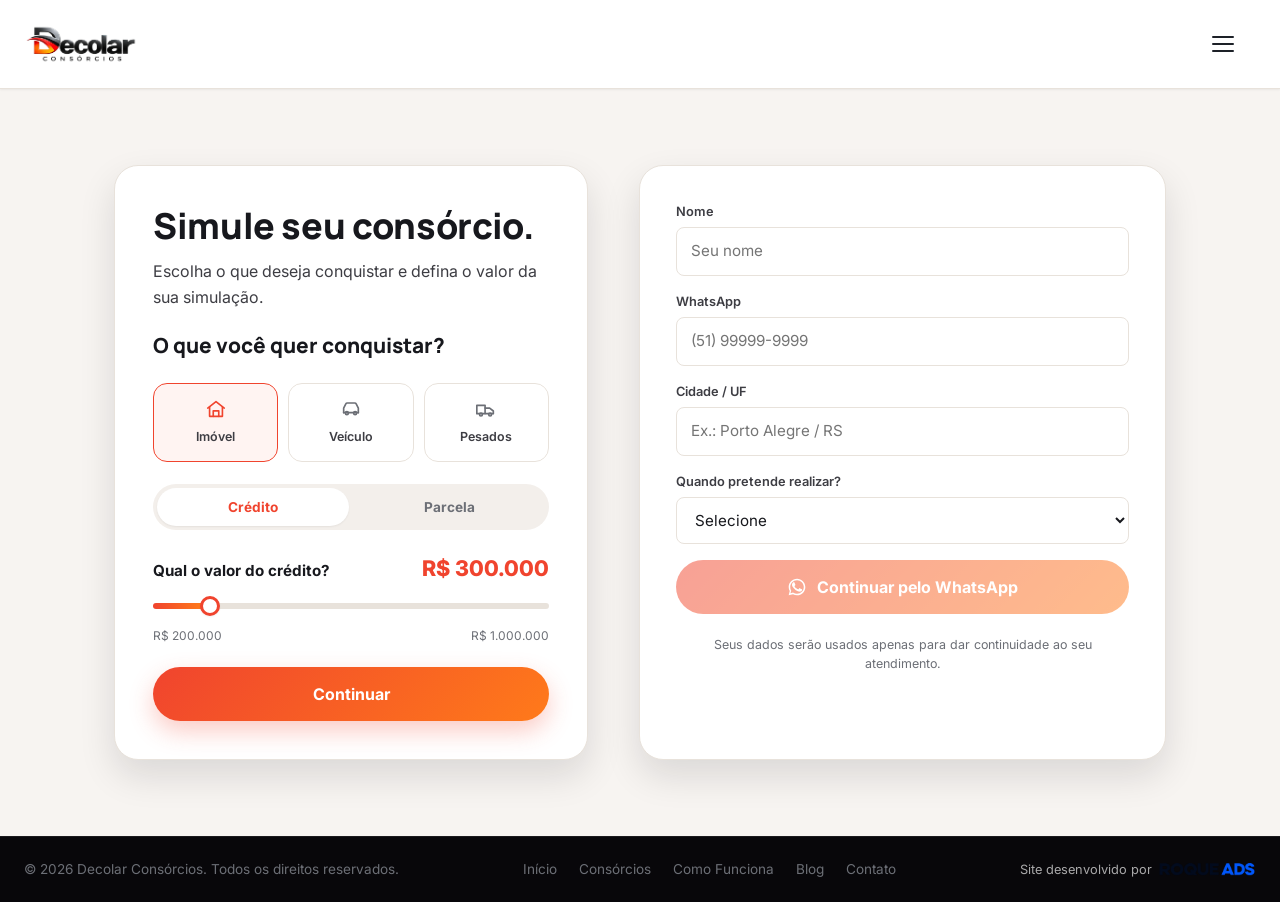
<file: simulacao.html>
<!DOCTYPE html>
<html lang="pt-BR">
<head>
  <meta charset="UTF-8">
  <meta name="viewport" content="width=device-width, initial-scale=1.0">
  <title>Continuar Simulação | Decolar Consórcios</title>
  <meta name="description" content="Confirme seus dados e continue sua simulação de consórcio diretamente pelo WhatsApp com a Decolar Consórcios.">

  <link rel="preconnect" href="https://fonts.googleapis.com">
  <link rel="preconnect" href="https://fonts.gstatic.com" crossorigin>
  <link href="https://fonts.googleapis.com/css2?family=Inter:wght@400;500;600;700;800&family=Manrope:wght@700;800&display=swap" rel="stylesheet">

  <link rel="stylesheet" href="styles.css">
</head>
<body>

  <header class="site-header" id="site-header">
    <div class="header-inner container">

      <a href="index.html#inicio" class="logo-link" aria-label="Decolar Consórcios - página inicial">
        <img src="assets/images/LOGO.png" alt="Decolar Consórcios" class="logo-img" width="200" height="50">
      </a>

      <div class="mobile-menu-panel" id="mobile-menu-panel">
      <nav class="main-nav" id="main-nav" aria-label="Navegação principal">
        <ul>
          <li><a href="index.html#inicio">Início</a></li>
          <li class="nav-item-dropdown">
            <a href="index.html#consorcios" class="has-submenu" aria-haspopup="true" aria-expanded="false">
              Consórcios
              <svg viewBox="0 0 24 24" fill="none" stroke="currentColor" stroke-width="2" stroke-linecap="round" stroke-linejoin="round" aria-hidden="true">
                <path d="M6 9l6 6 6-6"></path>
              </svg>
            </a>
            <ul class="submenu">
              <li><a href="index.html#consorcio-veiculos">Consórcio de Veículos</a></li>
              <li><a href="index.html#consorcio-imoveis">Consórcio de Imóveis</a></li>
              <li><a href="index.html#consorcio-pesados">Consórcio de Pesados</a></li>
            </ul>
          </li>
          <li><a href="como-funciona.html">Como Funciona</a></li>
          <li><a href="nossa-historia.html">Sobre a Decolar</a></li>
          <li><a href="blog.html">Blog</a></li>
          <li><a href="contato.html">Fale Conosco</a></li>
        </ul>
      </nav>

      <div class="header-actions" id="header-actions">
        <a href="#" id="nav-rep-link" class="btn btn-primary js-rep-trigger">Seja um Representante Decolar</a>
        <a href="simulacao.html" class="btn btn-secondary">Simule seu Consórcio</a>

        <div class="social-links" aria-label="Redes sociais da Decolar Consórcios">
          <span class="social-link" aria-hidden="true">
            <svg viewBox="0 0 24 24" fill="currentColor" aria-hidden="true">
              <path d="M13.5 9H16V6h-2.5C11.6 6 10 7.6 10 9.7V11H8v3h2v7h3v-7h2.4l.6-3H13V9.8c0-.5.4-.8.9-.8Z"></path>
            </svg>
          </span>
          <span class="social-link" aria-hidden="true">
            <svg viewBox="0 0 24 24" fill="none" stroke="currentColor" stroke-width="1.8" aria-hidden="true">
              <rect x="4" y="4" width="16" height="16" rx="4.5"></rect>
              <circle cx="12" cy="12" r="3.3"></circle>
              <circle cx="16.3" cy="7.7" r="0.6" fill="currentColor" stroke="none"></circle>
            </svg>
          </span>
          <a href="https://www.linkedin.com/in/decolar-cons%C3%B3rcio-9899462ba/" class="social-link" aria-label="LinkedIn da Decolar Consórcios" target="_blank" rel="noopener noreferrer">
            <svg viewBox="0 0 24 24" fill="none" stroke="currentColor" stroke-width="1.8" aria-hidden="true">
              <rect x="4" y="4" width="16" height="16" rx="4.5"></rect>
              <g transform="translate(12 12) scale(0.78) translate(-12 -12)">
                <circle cx="8.7" cy="8.1" r="1.05" fill="currentColor" stroke="none"></circle>
                <rect x="7.65" y="10.3" width="2.1" height="6.3" rx="1.05" fill="currentColor" stroke="none"></rect>
                <path d="M11.55 16.6v-6.3h2.1v1.05c.55-.75 1.35-1.25 2.35-1.25 1.85 0 2.95 1.25 2.95 3.35v3.15h-2.1v-2.75c0-1.15-.45-1.85-1.5-1.85-.85 0-1.5.55-1.7 1.35v3.25Z" fill="currentColor" stroke="none"></path>
              </g>
            </svg>
          </a>
        </div>
      </div>

      </div>

      <button type="button" class="nav-toggle" id="nav-toggle" aria-label="Abrir menu" aria-expanded="false" aria-controls="main-nav">
        <span></span>
        <span></span>
        <span></span>
      </button>

    </div>
  </header>

  <main id="conteudo-principal">

    <!-- ====================================================================
         SIMULAÇÃO RÁPIDA — Home → Simulação → WhatsApp
         ==================================================================== -->
    <section class="sim-hero" id="sim-principal">
      <div class="container sim-hero-grid">

        <div class="sim-intro">

          <!-- Estado A: já existe modalidade/tipo/valor (URL ou sessionStorage) -->
          <div class="sim-state" id="sim-state-a" hidden>
            <h1 class="sim-title">Falta pouco para sua simulação.</h1>
            <p class="sim-lead">Confirme seus dados e continue seu atendimento diretamente pelo WhatsApp.</p>

            <div class="sim-summary" id="sim-summary">
              <span class="sim-summary-label">Sua simulação</span>
              <span class="sim-summary-modalidade" id="sim-summary-modalidade">—</span>
              <div class="sim-summary-value-row">
                <span class="sim-summary-value-label" id="sim-summary-value-label">Crédito desejado</span>
                <span class="sim-summary-value" id="sim-summary-value">—</span>
              </div>
              <button type="button" class="sim-summary-edit" id="sim-summary-edit">Alterar</button>
            </div>
          </div>

          <!-- Estado B: entrou direto (sem escolha ainda) - mesmo padrão
               visual do simulador da Home (cards de modalidade, toggle
               Crédito/Parcela e slider), reaproveitando os mesmos ids e
               classes para que o script.js já existente funcione aqui. -->
          <div class="sim-state" id="sim-state-b" hidden>
            <h1 class="sim-title">Simule seu consórcio.</h1>
            <p class="sim-lead">Escolha o que deseja conquistar e defina o valor da sua simulação.</p>

            <div class="simulator-card sim-choice-card">
              <div class="simulator-heading">
                <h2>O que você quer conquistar?</h2>
              </div>

              <div class="modality-options" role="radiogroup" aria-label="Modalidade de consórcio">

                <label class="modality-option is-selected">
                  <input type="radio" name="modalidade" value="imovel" checked>
                  <svg viewBox="0 0 24 24" fill="none" stroke="currentColor" stroke-width="1.8" stroke-linecap="round" stroke-linejoin="round" aria-hidden="true">
                    <path d="M3 11l9-7 9 7"></path>
                    <path d="M5 10v10h14V10"></path>
                    <path d="M9 20v-6h6v6"></path>
                  </svg>
                  <span>Imóvel</span>
                </label>

                <label class="modality-option">
                  <input type="radio" name="modalidade" value="veiculo">
                  <svg viewBox="0 0 24 24" fill="none" stroke="currentColor" stroke-width="1.8" stroke-linecap="round" stroke-linejoin="round" aria-hidden="true">
                    <path d="M4 16V11l2.2-4.4A2 2 0 0 1 8 5.5h8a2 2 0 0 1 1.8 1.1L20 11v5"></path>
                    <path d="M4 16h16"></path>
                    <circle cx="7.5" cy="16.5" r="1.6"></circle>
                    <circle cx="16.5" cy="16.5" r="1.6"></circle>
                  </svg>
                  <span>Veículo</span>
                </label>

                <label class="modality-option">
                  <input type="radio" name="modalidade" value="pesados">
                  <svg viewBox="0 0 24 24" fill="none" stroke="currentColor" stroke-width="1.8" stroke-linecap="round" stroke-linejoin="round" aria-hidden="true">
                    <path d="M2 17V8h9v9"></path>
                    <path d="M11 11h5l4 3.2V17"></path>
                    <path d="M2 17h18"></path>
                    <circle cx="6.5" cy="18" r="1.6"></circle>
                    <circle cx="16.5" cy="18" r="1.6"></circle>
                  </svg>
                  <span>Pesados</span>
                </label>

              </div>

              <div class="type-toggle" role="radiogroup" aria-label="Tipo de simulação">
                <label class="type-option is-selected">
                  <input type="radio" name="tipo" value="credito" checked>
                  <span>Crédito</span>
                </label>
                <label class="type-option">
                  <input type="radio" name="tipo" value="parcela">
                  <span>Parcela</span>
                </label>
              </div>

              <div class="simulator-range-section">
                <div class="simulator-range-header">
                  <h3 id="range-title">Qual o valor do crédito?</h3>
                  <span class="simulator-range-value" id="simulator-value">R$ 300.000</span>
                </div>

                <input type="range" id="simulator-range" class="simulator-range" min="200000" max="1000000" step="10000" value="300000" aria-label="Valor selecionado">

                <div class="range-labels">
                  <span id="range-min-label">R$ 200 mil</span>
                  <span id="range-max-label">R$ 1 milhão</span>
                </div>
              </div>

              <button type="button" id="sim-choice-continue" class="btn-submit">Continuar</button>
            </div>
          </div>

        </div>

        <div class="sim-form-panel">
          <form class="sim-form" id="sim-form" novalidate>

            <div class="form-field">
              <label for="sim-nome">Nome</label>
              <input type="text" id="sim-nome" name="nome" placeholder="Seu nome" required autocomplete="name">
              <span class="sim-form-error" id="sim-nome-error" role="alert"></span>
            </div>

            <div class="form-field">
              <label for="sim-whatsapp">WhatsApp</label>
              <input type="tel" id="sim-whatsapp" name="whatsapp" placeholder="(51) 99999-9999" required autocomplete="tel">
              <span class="sim-form-error" id="sim-whatsapp-error" role="alert"></span>
            </div>

            <div class="form-field">
              <label for="sim-cidade">Cidade / UF</label>
              <input type="text" id="sim-cidade" name="cidade" placeholder="Ex.: Porto Alegre / RS" required autocomplete="address-level2">
              <span class="sim-form-error" id="sim-cidade-error" role="alert"></span>
            </div>

            <div class="form-field">
              <label for="sim-prazo">Quando pretende realizar?</label>
              <select id="sim-prazo" name="prazo" required>
                <option value="">Selecione</option>
                <option value="O quanto antes">O quanto antes</option>
                <option value="Até 6 meses">Até 6 meses</option>
                <option value="Mais adiante">Mais adiante</option>
              </select>
              <span class="sim-form-error" id="sim-prazo-error" role="alert"></span>
            </div>

            <button type="submit" class="btn-submit sim-submit" id="sim-whatsapp-submit">
              <svg viewBox="0 0 24 24" fill="currentColor" aria-hidden="true">
                <path d="M17.47 14.38c-.3-.15-1.76-.87-2.03-.97-.27-.1-.47-.15-.67.15-.2.3-.77.97-.94 1.17-.17.2-.35.22-.65.07-.3-.15-1.26-.46-2.4-1.48-.89-.79-1.48-1.77-1.66-2.07-.17-.3-.02-.46.13-.61.14-.14.3-.35.45-.52.15-.17.2-.3.3-.5.1-.2.05-.37-.02-.52-.07-.15-.67-1.6-.91-2.2-.24-.58-.49-.5-.67-.51-.17-.01-.37-.01-.57-.01-.2 0-.52.07-.79.37-.27.3-1.04 1.02-1.04 2.48s1.07 2.87 1.22 3.07c.15.2 2.1 3.2 5.08 4.49.71.31 1.26.49 1.69.63.71.23 1.36.2 1.87.12.57-.08 1.76-.72 2.01-1.42.25-.7.25-1.3.17-1.42-.07-.13-.27-.2-.57-.35Z"></path>
                <path d="M12.02 2C6.5 2 2.02 6.48 2.02 12c0 1.77.46 3.45 1.27 4.9L2 22l5.24-1.37A9.96 9.96 0 0 0 12.02 22C17.55 22 22 17.52 22 12S17.55 2 12.02 2Zm0 18.1c-1.6 0-3.1-.43-4.4-1.19l-.32-.19-3.11.82.83-3.03-.2-.31A8.09 8.09 0 0 1 3.9 12c0-4.48 3.65-8.11 8.12-8.11 4.48 0 8.12 3.63 8.12 8.11 0 4.48-3.64 8.1-8.12 8.1Z"></path>
              </svg>
              Continuar pelo WhatsApp
            </button>

            <p class="sim-privacy">Seus dados serão usados apenas para dar continuidade ao seu atendimento.</p>
          </form>
        </div>

      </div>
    </section>

  </main>

  <!-- Rodapé Institucional -->
  <footer class="site-footer">
    <div class="container site-footer-inner">
      <p>© 2026 Decolar Consórcios. Todos os direitos reservados.</p>
      <div class="site-footer-links">
        <a href="index.html#inicio">Início</a>
        <a href="index.html#consorcios">Consórcios</a>
        <a href="como-funciona.html">Como Funciona</a>
        <a href="blog.html">Blog</a>
        <a href="contato.html">Contato</a>
      </div>
      <div class="site-footer-credit">
        <span>Site desenvolvido por</span>
        <img src="assets/images/ROQUE ADS.png" alt="Roque Ads">
      </div>
    </div>
  </footer>

  <!-- Modal "Representantes em breve" -->
  <div class="blog-modal" id="rep-modal" aria-hidden="true">
    <div class="blog-modal-overlay" data-rep-modal-overlay></div>
    <div class="blog-modal-dialog blog-modal-dialog--with-close" role="dialog" aria-modal="true" aria-labelledby="rep-modal-title" tabindex="-1">
      <button type="button" class="blog-modal-close-x" data-rep-modal-close-x aria-label="Fechar">
        <svg viewBox="0 0 24 24" aria-hidden="true"><path d="M7 7l10 10M17 7L7 17"></path></svg>
      </button>
      <span class="blog-modal-eyebrow">Representantes Decolar</span>
      <h2 class="blog-modal-title" id="rep-modal-title">Em breve.</h2>
      <p class="blog-modal-text">Estamos preparando uma área exclusiva para você, nosso representante.</p>
      <p class="blog-modal-text">Um espaço pensado para facilitar seu dia a dia, com mais apoio, organização e acesso às informações da Decolar Consórcios.</p>
      <p class="blog-modal-note">Novidades em breve.</p>
      <button type="button" class="btn btn-primary blog-modal-close" data-rep-modal-close>Entendi</button>
    </div>
  </div>

  <script src="script.js"></script>
</body>
</html>
</file>
<file: styles.css>
/* Reset básico */
*,
*::before,
*::after {
  margin: 0;
  padding: 0;
  box-sizing: border-box;
}

html {
  scroll-behavior: smooth;
}

body {
  min-height: 100vh;
  font-family: system-ui, -apple-system, "Segoe UI", Roboto, sans-serif;
  line-height: 1.5;
  -webkit-font-smoothing: antialiased;
}

img,
picture,
svg,
video {
  display: block;
  max-width: 100%;
}

a {
  color: inherit;
  text-decoration: none;
}

ul,
ol {
  list-style: none;
}

button,
input,
select,
textarea {
  font: inherit;
  color: inherit;
}

/* ==========================================================================
   Configurações globais / Design tokens
   ========================================================================== */
:root {
  /* Cores base */
  --color-white: #ffffff;
  --color-black: #14131a;
  --color-graphite: #1d2128;
  --color-graphite-light: #2a2e36;

  /* Cores de marca (refinadas: vermelho-laranja mais quente e premium,
     menos "vermelho de alerta", laranja mantido como estava) */
  --color-red: #f0442e;
  --color-red-dark: #c23a22;
  --color-orange: #ff7a1a;
  --gradient-primary: linear-gradient(135deg, var(--color-red) 0%, var(--color-orange) 100%);

  /* Neutros (retintados para um off-white/grafite mais quente e premium) */
  --color-gray-50: #f7f4f1;
  --color-gray-100: #f3efeb;
  --color-gray-200: #e8e2db;
  --color-gray-300: #ddd6ce;
  --color-gray-500: #6c6f76;
  --color-gray-700: #3d3d43;
  --color-text: #17181d;

  /* Layout */
  --header-height: 88px;
  --container-width: 1720px;

  /* Superfícies */
  --radius-sm: 8px;
  --radius-md: 14px;
  --radius-lg: 24px;
  --shadow-sm: 0 1px 2px rgba(20, 18, 22, 0.06);
  --shadow-md: 0 16px 36px rgba(20, 18, 22, 0.12);

  --transition-base: 200ms ease;
}

body {
  font-family: 'Inter', system-ui, -apple-system, "Segoe UI", Roboto, sans-serif;
  color: var(--color-text);
  background: var(--color-white);
  overflow-x: hidden;
}

.container {
  width: 100%;
  max-width: var(--container-width);
  margin-inline: auto;
  padding-inline: 32px;
}

/* Âncora invisível para compensar o header sticky em links de âncora
   (ex.: "Como Funciona" -> #como-funciona, logo antes de #horizonte).
   Não ocupa espaço nem altera o layout. */
.section-anchor {
  display: block;
  height: 0;
  scroll-margin-top: var(--header-height);
}

#simulador {
  scroll-margin-top: calc(var(--header-height) + 16px);
}

/* ==========================================================================
   Botões
   ========================================================================== */
.btn {
  display: inline-flex;
  align-items: center;
  justify-content: center;
  white-space: nowrap;
  font-weight: 600;
  font-size: clamp(0.8rem, 0.4vw + 0.68rem, 0.9rem);
  border-radius: 999px;
  cursor: pointer;
  transition: transform var(--transition-base), box-shadow var(--transition-base), border-color var(--transition-base), background-color var(--transition-base), color var(--transition-base);
}

/* CTA principal: maior destaque visual (gradiente Decolar) */
.btn-primary {
  background: var(--gradient-primary);
  color: var(--color-white);
  padding: 11px 20px;
  font-weight: 700;
  box-shadow: 0 6px 16px rgba(240, 68, 46, 0.24);
}

.btn-primary:hover {
  transform: translateY(-1px);
  box-shadow: 0 10px 22px rgba(240, 68, 46, 0.3);
}

/* CTA secundário: fundo branco, borda discreta */
.btn-secondary {
  background: var(--color-white);
  border: 1.5px solid var(--color-gray-300);
  color: var(--color-gray-700);
  padding: 9.5px 18px;
}

.btn-secondary:hover {
  border-color: var(--color-graphite);
  color: var(--color-graphite);
}

/* ==========================================================================
   Header
   ========================================================================== */
.site-header {
  position: sticky;
  top: 0;
  z-index: 100;
  background: var(--color-white);
  border-bottom: 1px solid var(--color-gray-200);
  box-shadow: var(--shadow-sm);
  transition: background-color 0.25s ease, box-shadow 0.25s ease, backdrop-filter 0.25s ease;
}

.site-header.is-scrolled {
  background: rgba(255, 255, 255, 0.94);
  backdrop-filter: blur(10px);
  -webkit-backdrop-filter: blur(10px);
  box-shadow: 0 4px 20px rgba(0, 0, 0, 0.06);
}

.header-inner {
  display: flex;
  align-items: center;
  justify-content: space-between;
  gap: clamp(10px, 1.4vw, 22px);
  height: var(--header-height);
}

.logo-link {
  display: flex;
  align-items: center;
  flex-shrink: 0;
}

.logo-img {
  height: clamp(44px, 3.7vw, 58px);
  max-height: 58px;
  width: auto;
  max-width: 240px;
  object-fit: contain;
}

.main-nav ul {
  display: flex;
  align-items: center;
  gap: clamp(8px, 0.9vw, 17px);
}

.main-nav a {
  display: flex;
  align-items: center;
  gap: 3px;
  font-weight: 600;
  font-size: 0.85rem;
  color: var(--color-gray-700);
  padding: 8px 0;
  white-space: nowrap;
  transition: color var(--transition-base);
}

.main-nav a:hover,
.main-nav a.active,
.main-nav a[aria-current="page"] {
  color: var(--color-red);
}

.main-nav a.has-submenu svg {
  width: 14px;
  height: 14px;
  color: var(--color-gray-500);
  transition: transform var(--transition-base);
}

/* Dropdown "Consórcios": base mobile/tablet (acordeão em fluxo normal) */
.nav-item-dropdown.is-open .has-submenu svg {
  transform: rotate(180deg);
}

.submenu {
  max-height: 0;
  overflow: hidden;
  opacity: 0;
  padding-left: 14px;
  transition: max-height var(--transition-base), opacity var(--transition-base);
}

.nav-item-dropdown.is-open .submenu {
  max-height: 220px;
  opacity: 1;
  padding-top: 4px;
  padding-bottom: 4px;
}

.submenu a {
  display: block;
  padding: 8px 4px;
  font-size: 0.85rem;
  font-weight: 600;
  color: var(--color-gray-700);
  transition: color var(--transition-base);
}

.submenu a:hover {
  color: var(--color-red);
}

/* Envolve .main-nav + .header-actions sem afetar o layout desktop:
   "display: contents" torna o wrapper transparente ao flex de .header-inner,
   então em 1366px o header renderiza exatamente como antes. Só abaixo do
   breakpoint mobile (ver media query) ele vira o painel fixo único que
   substitui os dois painéis fixos sobrepostos que causavam o bug. */
.mobile-menu-panel {
  display: contents;
}

.header-actions {
  display: flex;
  align-items: center;
  gap: clamp(8px, 1vw, 12px);
  flex-shrink: 0;
}

.header-actions .btn-primary {
  padding: 10px 18px;
}

.header-actions .btn-secondary {
  padding: 8.5px 16px;
}

/* Redes sociais: discretas, alinhadas horizontalmente, após os CTAs */
.social-links {
  display: flex;
  align-items: center;
  gap: 13px;
  margin-left: 8px;
  padding-left: 12px;
  border-left: 1px solid var(--color-gray-200);
}

.social-link {
  display: flex;
  align-items: center;
  justify-content: center;
  color: var(--color-gray-700);
  transition: color var(--transition-base), transform var(--transition-base);
}

.social-link svg {
  width: 21px;
  height: 21px;
}

.social-link:hover {
  color: var(--color-red);
  transform: translateY(-1px);
}

.nav-toggle {
  display: none;
  flex-direction: column;
  justify-content: center;
  gap: 5px;
  width: 40px;
  height: 40px;
  background: none;
  border: 0;
  cursor: pointer;
  flex-shrink: 0;
}

.nav-toggle span {
  width: 22px;
  height: 2px;
  background: var(--color-graphite);
  border-radius: 2px;
  transition: transform var(--transition-base), opacity var(--transition-base);
}

.site-header.nav-open .nav-toggle span:nth-child(1) {
  transform: translateY(7px) rotate(45deg);
}

.site-header.nav-open .nav-toggle span:nth-child(2) {
  opacity: 0;
}

.site-header.nav-open .nav-toggle span:nth-child(3) {
  transform: translateY(-7px) rotate(-45deg);
}

/* Overlay do menu mobile: escurece o conteúdo atrás do painel e fecha ao
   clique. Fica sempre presente no markup, mas só é visível quando o
   hamburger (display:none em desktop) está ativo e o menu é aberto. */
.menu-overlay {
  position: fixed;
  inset: var(--header-height) 0 0 0;
  background: rgba(20, 18, 22, 0.45);
  opacity: 0;
  visibility: hidden;
  pointer-events: none;
  transition: opacity var(--transition-base), visibility var(--transition-base);
  z-index: 95;
}

.site-header.nav-open + .menu-overlay {
  opacity: 1;
  visibility: visible;
  pointer-events: auto;
}

/* Trava o scroll do body enquanto o menu mobile está aberto */
body.nav-locked {
  overflow: hidden;
}

/* ==========================================================================
   Hero
   ========================================================================== */
.hero {
  position: relative;
  overflow: hidden;
  display: grid;
  grid-template-columns: 1fr;
  scroll-margin-top: 0;
  background:
    url("assets/images/fundo hero.png") center / cover no-repeat,
    linear-gradient(180deg, #fbfbfc 0%, var(--color-gray-50) 100%);
}

.hero-left {
  position: relative;
  z-index: 2;
  display: flex;
  flex-direction: column;
  justify-content: center;
  gap: 12px;
  min-width: 0;
  max-width: clamp(480px, 46vw, 740px);
  padding: clamp(48px, 7vw, 88px) clamp(20px, 4vw, 40px) clamp(48px, 7vw, 88px) clamp(24px, 5vw, 72px);
}

/* Personagem Oliveira: elemento visual principal do Hero */
.hero-character {
  position: relative;
  z-index: 1;
  display: flex;
  justify-content: center;
  padding: 0 20px 28px;
}

.hero-character::before {
  content: "";
  position: absolute;
  inset: -8% -10%;
  background: radial-gradient(ellipse 65% 60% at 50% 68%, rgba(240, 68, 46, 0.14), transparent 70%);
  pointer-events: none;
}

.hero-character-img {
  position: relative;
  height: clamp(260px, 50vw, 380px);
  width: auto;
  max-width: 76%;
  object-fit: contain;
  animation: heroCharacterEnter 820ms cubic-bezier(0.16, 1, 0.3, 1) 280ms both,
             heroCharacterFloat 6.5s ease-in-out 1.2s infinite;
}

.hero-title {
  font-family: 'Manrope', sans-serif;
  font-size: clamp(2rem, 3.45vw, 3.65rem);
  font-weight: 800;
  line-height: 1.14;
  letter-spacing: -0.01em;
  color: var(--color-text);
  text-shadow: 0 1px 18px rgba(251, 251, 252, 0.9), 0 1px 4px rgba(251, 251, 252, 0.9);
  animation: fadeSlideUp 600ms ease 80ms both;
}

/* Decolarem.png funciona como parte do título principal (não como logo
   pequena isolada): largura próxima à do bloco de texto, altura automática
   preservando a proporção original do arquivo. */
.hero-title-img {
  display: block;
  width: clamp(250px, 22vw, 390px);
  max-width: 100%;
  height: auto;
  object-fit: contain;
  margin-top: 6px;
}

/* Slogan: assinatura discreta logo abaixo do título/Decolarem.png */
.hero-slogan {
  margin-top: -4px;
  font-size: 0.92rem;
  font-weight: 700;
  letter-spacing: 0.035em;
  color: var(--color-gray-700);
  text-shadow: 0 1px 18px rgba(251, 251, 252, 0.9), 0 1px 4px rgba(251, 251, 252, 0.9);
  animation: fadeSlideUp 600ms ease 120ms both;
}

.hero-slogan-accent {
  background: var(--gradient-primary);
  -webkit-background-clip: text;
  background-clip: text;
  color: transparent;
}

.hero-lead {
  margin-top: 4px;
  font-size: 1.05rem;
  color: var(--color-gray-700);
  max-width: 470px;
  line-height: 1.6;
  text-shadow: 0 1px 18px rgba(251, 251, 252, 0.9), 0 1px 4px rgba(251, 251, 252, 0.9);
  animation: fadeSlideUp 600ms ease 160ms both;
}

.hero-right {
  position: relative;
  z-index: 2;
  display: flex;
  align-items: center;
  justify-content: center;
  padding: clamp(32px, 5vw, 64px) clamp(20px, 4vw, 48px);
}

/* ==========================================================================
   Simulador
   ========================================================================== */
.simulator-card {
  width: 100%;
  max-width: clamp(400px, 32vw, 500px);
  display: flex;
  flex-direction: column;
  gap: 22px;
  background: var(--color-white);
  border: 1px solid var(--color-gray-200);
  border-radius: var(--radius-lg);
  box-shadow: var(--shadow-md);
  padding: clamp(22px, 2.8vw, 34px);
  animation: fadeSlideUp 600ms ease 200ms both;
}

.simulator-heading h2 {
  font-family: 'Manrope', sans-serif;
  font-size: 1.3rem;
  font-weight: 800;
  color: var(--color-text);
}

.simulator-subtitle {
  margin-top: 6px;
  font-size: 0.88rem;
  color: var(--color-gray-500);
}

.modality-options {
  display: grid;
  grid-template-columns: repeat(3, 1fr);
  gap: 10px;
}

.modality-option {
  position: relative;
  display: flex;
  flex-direction: column;
  align-items: center;
  gap: 8px;
  padding: 14px 6px;
  text-align: center;
  border: 1.5px solid var(--color-gray-200);
  border-radius: var(--radius-md);
  cursor: pointer;
  transition: border-color var(--transition-base), background-color var(--transition-base), transform var(--transition-base);
}

.modality-option input {
  position: absolute;
  opacity: 0;
  pointer-events: none;
}

.modality-option svg {
  width: 22px;
  height: 22px;
  color: var(--color-gray-500);
  transition: color var(--transition-base);
}

.modality-option span {
  font-size: 0.78rem;
  font-weight: 600;
  color: var(--color-gray-700);
}

.modality-option:hover {
  border-color: var(--color-red);
  background: rgba(240, 68, 46, 0.04);
  transform: translateY(-2px);
}

.modality-option.is-selected {
  border-color: var(--color-red);
  background: rgba(240, 68, 46, 0.06);
}

.modality-option.is-selected svg {
  color: var(--color-red);
}

.type-toggle {
  display: flex;
  gap: 4px;
  padding: 4px;
  background: var(--color-gray-100);
  border-radius: 999px;
}

.type-option {
  position: relative;
  flex: 1;
  display: flex;
  align-items: center;
  justify-content: center;
  padding: 9px 12px;
  border-radius: 999px;
  font-size: 0.85rem;
  font-weight: 700;
  color: var(--color-gray-500);
  cursor: pointer;
  transition: background-color var(--transition-base), color var(--transition-base), box-shadow var(--transition-base);
}

.type-option input {
  position: absolute;
  opacity: 0;
  pointer-events: none;
}

.type-option.is-selected {
  background: var(--color-white);
  color: var(--color-red);
  box-shadow: var(--shadow-sm);
}

.simulator-range-section {
  display: flex;
  flex-direction: column;
  gap: 10px;
}

.simulator-range-header {
  display: flex;
  align-items: baseline;
  justify-content: space-between;
  gap: 12px;
}

.simulator-range-header h3 {
  font-size: 0.95rem;
  font-weight: 700;
  color: var(--color-text);
}

.simulator-range-value {
  font-size: 1.35rem;
  font-weight: 800;
  color: var(--color-red);
}

/* Track de 6px real + thumb de 20px: a área clicável do input (22px) é
   maior que a linha visível, mas o alinhamento vertical do thumb é
   calculado sempre em relação ao track (definido explicitamente abaixo),
   e não à altura "invisível" padrão do navegador - essa era a causa do
   desalinhamento da bolinha em relação à linha. */
.simulator-range {
  -webkit-appearance: none;
  appearance: none;
  width: 100%;
  height: 22px;
  background: transparent;
  cursor: pointer;
}

.simulator-range::-webkit-slider-runnable-track {
  width: 100%;
  height: 6px;
  border-radius: 999px;
  background: linear-gradient(to right, var(--color-red) 0%, var(--color-orange) var(--range-progress, 13%), var(--color-gray-200) var(--range-progress, 13%), var(--color-gray-200) 100%);
}

.simulator-range::-webkit-slider-thumb {
  -webkit-appearance: none;
  appearance: none;
  width: 20px;
  height: 20px;
  /* (track 6px - thumb 20px) / 2 = -7px: centraliza o thumb sobre o track */
  margin-top: -7px;
  border-radius: 50%;
  background: var(--color-white);
  border: 3px solid var(--color-red);
  box-shadow: var(--shadow-sm);
  cursor: pointer;
}

.simulator-range::-moz-range-track {
  width: 100%;
  height: 6px;
  border-radius: 999px;
  background: var(--color-gray-200);
}

.simulator-range::-moz-range-progress {
  height: 6px;
  border-radius: 999px;
  background: linear-gradient(to right, var(--color-red), var(--color-orange));
}

.simulator-range::-moz-range-thumb {
  width: 20px;
  height: 20px;
  border-radius: 50%;
  background: var(--color-white);
  border: 3px solid var(--color-red);
  box-shadow: var(--shadow-sm);
  cursor: pointer;
}

.range-labels {
  display: flex;
  justify-content: space-between;
  font-size: 0.75rem;
  color: var(--color-gray-500);
}

/* Simulador no mobile: aumenta a área de toque do slider e dos campos
   sem alterar a aparência visual (track/thumb continuam do mesmo
   tamanho, só a caixa de interação do input cresce). */
@media (max-width: 600px) {
  .simulator-range {
    height: 44px;
  }

  .modality-option {
    min-height: 44px;
  }

  .type-option {
    min-height: 44px;
  }

  .form-field input {
    min-height: 44px;
  }
}

.form-field {
  display: flex;
  flex-direction: column;
  gap: 6px;
}

.form-field label {
  font-size: 0.8rem;
  font-weight: 600;
  color: var(--color-gray-700);
}

.form-field input {
  padding: 12px 14px;
  border: 1.5px solid var(--color-gray-200);
  border-radius: var(--radius-sm);
  font-size: 0.95rem;
  transition: border-color var(--transition-base);
}

.form-field input:focus {
  outline: none;
  border-color: var(--color-red);
}

.consent-field {
  display: flex;
  align-items: flex-start;
  gap: 10px;
}

.consent-field input {
  width: 16px;
  height: 16px;
  margin-top: 3px;
  flex-shrink: 0;
  accent-color: var(--color-red);
}

.consent-field label {
  font-size: 0.78rem;
  line-height: 1.45;
  color: var(--color-gray-500);
}

.btn-submit {
  width: 100%;
  padding: 15px;
  border: 0;
  border-radius: 999px;
  background: var(--gradient-primary);
  color: var(--color-white);
  font-weight: 700;
  font-size: 1rem;
  cursor: pointer;
  box-shadow: 0 10px 24px rgba(240, 68, 46, 0.28);
  transition: transform var(--transition-base), box-shadow var(--transition-base);
}

.btn-submit:hover {
  transform: translateY(-2px);
  box-shadow: 0 14px 30px rgba(240, 68, 46, 0.34);
}

.btn-submit:disabled {
  opacity: 0.5;
  cursor: not-allowed;
  box-shadow: none;
}

.btn-submit:disabled:hover {
  transform: none;
  box-shadow: none;
}

/* ==========================================================================
   Vantagens (seção institucional abaixo do Hero)
   ========================================================================== */
.advantages {
  padding: clamp(58px, 6.4vw, 86px) 0;
  background: var(--color-white);
}

/* Container um pouco mais estreito que o padrão do header/hero, adequado
   a um bloco de conteúdo institucional (texto + cards) */
.advantages .container {
  max-width: 1180px;
}

.advantages-intro {
  max-width: 720px;
  margin: 0 auto clamp(36px, 4vw, 56px);
  text-align: center;
}

.advantages-title {
  font-family: 'Manrope', sans-serif;
  font-size: clamp(2rem, 2.9vw, 2.75rem);
  font-weight: 800;
  line-height: 1.25;
  letter-spacing: -0.01em;
  color: var(--color-text);
}

.advantages-title-accent {
  background: var(--gradient-primary);
  -webkit-background-clip: text;
  background-clip: text;
  color: transparent;
}

.advantages-lead {
  margin-top: 14px;
  font-size: 1.05rem;
  line-height: 1.6;
  color: var(--color-gray-700);
}

.advantages-grid {
  display: grid;
  /* minmax(0, 1fr) - não usar "1fr" sozinho: sem o mínimo em 0, a coluna
     nunca encolhe abaixo do tamanho intrínseco do conteúdo (min-content),
     o que forçava o grid a estourar quando um SVG sem width/height
     próprios era medido pelo seu tamanho padrão (300x150px). */
  grid-template-columns: repeat(3, minmax(0, 1fr));
  gap: 18px;
  width: 100%;
}

.advantage-card {
  position: relative;
  overflow: hidden;
  display: flex;
  flex-direction: column;
  gap: 12px;
  min-width: 0;
  min-height: 192px;
  box-sizing: border-box;
  background: var(--color-white);
  border: 1px solid var(--color-gray-200);
  border-radius: var(--radius-lg);
  padding: 25px 27px;
  transition: transform var(--transition-base), box-shadow var(--transition-base), border-color var(--transition-base);
}

/* Gradiente do hover em pseudo-elemento (evita bug de transição direta em
   background: linear-gradient()); entra com opacity, atrás do conteúdo */
.advantage-card::before {
  content: "";
  position: absolute;
  inset: 0;
  background:
    radial-gradient(circle at 90% 10%, rgba(255, 255, 255, 0.18), transparent 35%),
    var(--gradient-primary);
  opacity: 0;
  transition: opacity 0.3s ease;
  z-index: 0;
}

.advantage-card > * {
  position: relative;
  z-index: 1;
}

/* Wrapper do ícone: tamanho fixo, nunca determinado pelo SVG interno */
.advantage-icon {
  display: flex;
  align-items: center;
  justify-content: center;
  width: 48px;
  height: 48px;
  min-width: 48px;
  flex-shrink: 0;
  border-radius: 13px;
  background: linear-gradient(135deg, rgba(240, 68, 46, 0.1), rgba(255, 122, 26, 0.1));
  color: var(--color-red);
  transition: background-color var(--transition-base), color var(--transition-base);
}

/* Reforço explícito: o SVG NUNCA pode assumir tamanho próprio/automático,
   independentemente do que herdar do reset global (img,svg{max-width:100%}) */
.advantage-icon svg {
  width: 24px !important;
  height: 24px !important;
  max-width: 24px !important;
  max-height: 24px !important;
  display: block;
  flex: none;
}

.advantage-card h3 {
  font-family: 'Manrope', sans-serif;
  font-size: 1.2rem;
  font-weight: 700;
  color: var(--color-text);
  transition: color var(--transition-base);
}

.advantage-card p {
  font-size: 0.92rem;
  line-height: 1.55;
  color: var(--color-gray-500);
  transition: color var(--transition-base);
}

/* Interações de hover: somente em dispositivos com hover real (mouse),
   para não deixar cards "presos" no estado ativo após toque no mobile */
@media (hover: hover) {
  .advantage-card:hover {
    transform: translateY(-3px);
    box-shadow: var(--shadow-md);
    border-color: transparent;
  }

  .advantage-card:hover::before {
    opacity: 1;
  }

  .advantage-card:hover h3 {
    color: var(--color-white);
  }

  .advantage-card:hover p {
    color: rgba(255, 255, 255, 0.9);
  }

  .advantage-card:hover .advantage-icon {
    background: rgba(255, 255, 255, 0.16);
    color: var(--color-white);
    animation: benefitIconWiggle 550ms ease;
  }
}

@keyframes benefitIconWiggle {
  0% {
    transform: rotate(0deg);
  }
  20% {
    transform: rotate(-8deg);
  }
  40% {
    transform: rotate(8deg);
  }
  60% {
    transform: rotate(-5deg);
  }
  80% {
    transform: rotate(5deg);
  }
  100% {
    transform: rotate(0deg);
  }
}

/* Notebook/desktop (>= 1100px): grid base acima já mantém 3 colunas */

/* 768px a 1099px: 2 por linha */
@media (max-width: 1099px) {
  .advantages-grid {
    grid-template-columns: repeat(2, minmax(0, 1fr));
  }
}

/* < 768px: 1 por linha */
@media (max-width: 767px) {
  .advantages-intro {
    text-align: left;
  }

  .advantages-grid {
    grid-template-columns: minmax(0, 1fr);
  }
}

/* ==========================================================================
   Objetivos (INTENÇÃO, não produto) - quatro faixas editoriais horizontais
   conectando o visitante ao que ele quer conquistar, antes de conhecer o
   Horizonte/Como Funciona. Visualmente distinta da seção de Modalidades
   (que é produto): aqui não há fotografia, apenas tipografia e ritmo.
   ========================================================================== */
.goals {
  padding: clamp(50px, 6vw, 80px) 0;
  background: var(--color-gray-50);
}

.goals .container {
  max-width: 1180px;
}

.goals-intro {
  max-width: 640px;
  margin-bottom: clamp(32px, 4vw, 48px);
}

.goals-title {
  font-family: 'Manrope', sans-serif;
  font-size: clamp(1.85rem, 2.7vw, 2.55rem);
  font-weight: 800;
  line-height: 1.2;
  letter-spacing: -0.01em;
  color: var(--color-text);
}

.goals-lead {
  margin-top: 12px;
  font-size: 1.02rem;
  line-height: 1.6;
  color: var(--color-gray-700);
}

.goals-list {
  display: flex;
  flex-direction: column;
}

.goal-row {
  position: relative;
  display: flex;
  align-items: center;
  gap: clamp(16px, 2.4vw, 32px);
  padding-block: clamp(20px, 2.6vw, 28px);
  border-top: 1px solid var(--color-gray-200);
  transition: background-color var(--transition-base), border-color var(--transition-base), transform var(--transition-base);
}

.goals-list .goal-row:last-child {
  border-bottom: 1px solid var(--color-gray-200);
}

.goal-row-num {
  flex-shrink: 0;
  width: clamp(44px, 4vw, 60px);
  font-family: 'Manrope', sans-serif;
  font-weight: 800;
  font-size: clamp(1.3rem, 2vw, 1.8rem);
  letter-spacing: -0.02em;
  background: var(--gradient-primary);
  -webkit-background-clip: text;
  background-clip: text;
  color: transparent;
  opacity: 0.72;
  transition: opacity var(--transition-base);
}

.goal-row-body {
  flex: 1;
  min-width: 0;
}

.goal-row-title {
  font-family: 'Manrope', sans-serif;
  font-size: clamp(1.05rem, 1.4vw, 1.25rem);
  font-weight: 800;
  color: var(--color-text);
}

.goal-row-link {
  position: static;
}

/* "Stretched link": o título continua sendo o link real e acessível, mas
   o clique/hover funciona na faixa inteira via pseudo-elemento absoluto */
.goal-row-link::after {
  content: "";
  position: absolute;
  inset: 0;
}

.goal-row-text {
  margin-top: 4px;
  max-width: 560px;
  font-size: 0.94rem;
  line-height: 1.55;
  color: var(--color-gray-500);
}

.goal-row-arrow {
  flex-shrink: 0;
  font-size: 1.1rem;
  color: var(--color-gray-300);
  transition: transform var(--transition-base), color var(--transition-base);
}

@media (hover: hover) and (pointer: fine) {
  .goal-row:hover {
    background: rgba(240, 68, 46, 0.025);
    border-top-color: var(--color-gray-300);
    transform: translateY(-2px);
  }

  .goal-row:hover .goal-row-num {
    opacity: 1;
  }

  .goal-row:hover .goal-row-arrow {
    color: var(--color-red);
    transform: translateX(4px);
  }
}

@media (max-width: 600px) {
  .goal-row {
    flex-wrap: wrap;
  }

  .goal-row-arrow {
    display: none;
  }
}

/* ==========================================================================
   Consórcios (ala de produtos: Veículos / Imóveis / Pesados)
   Apresentação editorial das três modalidades, com presença visual forte
   e blocos alternados - sem cards pequenos genéricos.
   ========================================================================== */
.products {
  padding: clamp(58px, 6.4vw, 92px) 0;
  background: #faf8f6;
}

.products .container {
  max-width: 1420px;
}

.products-eyebrow {
  display: inline-block;
  font-size: 0.72rem;
  font-weight: 700;
  letter-spacing: 0.14em;
  text-transform: uppercase;
  color: var(--color-red);
}

.products-intro {
  max-width: 640px;
  margin-bottom: clamp(36px, 4vw, 56px);
}

.products-intro h2 {
  margin-top: 12px;
  font-family: 'Manrope', sans-serif;
  font-size: clamp(1.85rem, 2.7vw, 2.55rem);
  font-weight: 800;
  line-height: 1.2;
  letter-spacing: -0.01em;
  color: var(--color-text);
}

.products-intro p {
  margin-top: 12px;
  font-size: 1.02rem;
  line-height: 1.6;
  color: var(--color-gray-700);
}

.products-panels {
  display: flex;
  flex-direction: column;
  gap: 22px;
}

.product-panel {
  position: relative;
  display: grid;
  grid-template-columns: 1fr;
  overflow: hidden;
  border-radius: var(--radius-lg);
  border: 1px solid var(--color-gray-200);
  box-shadow: var(--shadow-sm);
  transition: box-shadow var(--transition-base), border-color var(--transition-base);
}

.product-panel:hover {
  box-shadow: var(--shadow-md);
  border-color: transparent;
}

/* ---------- Bloco gráfico (fotografia + índice) ---------- */
.product-media {
  position: relative;
  display: flex;
  align-items: center;
  justify-content: center;
  min-height: 220px;
  overflow: hidden;
  /* Fundo de fallback (visível apenas antes do carregamento da imagem) */
  background: linear-gradient(150deg, #1d1b22 0%, #14131a 65%, #0d0c10 100%);
}

/* Fotografia da modalidade: preenche todo o espaço do painel, sem
   distorcer (object-fit: cover preserva a proporção original do PNG). */
.product-media-img {
  position: absolute;
  inset: 0;
  z-index: 0;
  width: 100%;
  height: 100%;
  object-fit: cover;
}

/* Sobreposição discreta apenas para preservar a legibilidade do índice
   numérico sobre a fotografia, sem escurecer a imagem de forma geral. */
.product-media::after {
  content: "";
  position: absolute;
  inset: 0;
  z-index: 1;
  background: linear-gradient(200deg, rgba(10, 9, 11, 0.02) 0%, rgba(10, 9, 11, 0.4) 100%);
  pointer-events: none;
}

.product-index {
  position: absolute;
  z-index: 2;
  right: clamp(12px, 2vw, 28px);
  bottom: -0.12em;
  font-family: 'Manrope', sans-serif;
  font-weight: 800;
  font-size: clamp(5rem, 9vw, 8rem);
  line-height: 1;
  letter-spacing: -0.03em;
  color: rgba(255, 255, 255, 0.14);
  pointer-events: none;
}

/* ---------- Bloco de conteúdo ---------- */
.product-content {
  display: flex;
  flex-direction: column;
  align-items: flex-start;
  gap: 12px;
  padding: clamp(28px, 3.4vw, 44px);
}

.product-content h3 {
  font-family: 'Manrope', sans-serif;
  font-size: clamp(1.4rem, 1.9vw, 1.85rem);
  font-weight: 800;
  color: var(--color-text);
}

.product-content p {
  max-width: 480px;
  font-size: 0.98rem;
  line-height: 1.62;
  color: var(--color-gray-700);
}

.product-tags {
  display: flex;
  flex-wrap: wrap;
  gap: 8px;
  margin-top: 2px;
}

.product-tags li {
  padding: 6px 14px;
  border-radius: 999px;
  background: var(--color-gray-100);
  font-size: 0.78rem;
  font-weight: 600;
  color: var(--color-gray-700);
}

/* "Conhecer o consórcio de X": reveal curto dentro do próprio painel,
   sem nova página. Mesmo padrão de accordion (aria-expanded + max-height
   via JS) já usado em outras partes do site. */
.product-more-trigger {
  display: inline-flex;
  align-items: center;
  gap: 6px;
  margin-top: 6px;
  padding: 0;
  background: none;
  border: 0;
  font-size: 0.85rem;
  font-weight: 700;
  color: var(--color-red);
  cursor: pointer;
  transition: color var(--transition-base);
}

.product-more-trigger:hover {
  color: var(--color-red-dark);
}

.product-more-arrow {
  display: inline-block;
  transition: transform var(--transition-base);
}

.product-more-trigger[aria-expanded="true"] .product-more-arrow {
  transform: rotate(90deg);
}

.product-more {
  max-height: 0;
  overflow: hidden;
  transition: max-height 350ms ease;
}

.product-more-inner {
  padding-top: 16px;
  margin-top: 10px;
  border-top: 1px solid var(--color-gray-200);
  opacity: 0;
  transform: translateY(-6px);
  transition: opacity 300ms ease, transform 300ms ease;
}

.product-more.is-open .product-more-inner {
  opacity: 1;
  transform: translateY(0);
}

.product-more-inner h4 {
  font-family: 'Manrope', sans-serif;
  font-size: 1.05rem;
  font-weight: 800;
  color: var(--color-text);
  margin-bottom: 8px;
}

.product-more-inner p {
  font-size: 0.92rem;
  line-height: 1.55;
  color: var(--color-gray-700);
}

.product-more-tags {
  margin-top: 12px;
}

.product-more-cta {
  display: inline-flex;
  margin-top: 18px;
  padding: 10px 22px;
  font-size: 0.85rem;
}

.products-cta-row {
  display: flex;
  justify-content: center;
  margin-top: clamp(36px, 4vw, 52px);
}

@media (min-width: 860px) {
  .product-panel {
    grid-template-columns: 42% 58%;
    min-height: 320px;
  }

  .product-media {
    /* Preenche a altura total da linha do grid via stretch explícito.
       (min-height: 100% foi removido: em uma linha de grid com altura
       "auto", a porcentagem podia resolver de forma inconsistente entre
       navegadores, deixando o fundo escuro de fallback visível como uma
       faixa no topo da imagem antes do estica-mento ser aplicado.) */
    align-self: stretch;
  }

  .product-content {
    justify-content: center;
  }

  /* Alterna o lado do bloco gráfico para ritmo editorial */
  .product-panel--reverse {
    grid-template-columns: 58% 42%;
  }

  .product-panel--reverse .product-media {
    order: 2;
  }

  .product-panel--reverse .product-content {
    order: 1;
  }
}

@media (max-width: 767px) {
  .product-media {
    min-height: 190px;
  }

  /* object-position ajustado por modalidade: no crop curto do mobile,
     o centro puro (50% 50%) cortava topo/base do assunto principal de
     cada foto (mesmas imagens, sem troca). */
  #consorcio-veiculos .product-media-img {
    object-position: center 55%;
  }

  #consorcio-imoveis .product-media-img {
    object-position: center 40%;
  }

  #consorcio-pesados .product-media-img {
    object-position: center 48%;
  }

  .products-cta-row .btn {
    width: 100%;
  }
}

/* ==========================================================================
   Por que escolher a Decolar (institucional, credibilidade) - composição
   editorial: número grande + texto à esquerda, pilares verticais à
   direita. Fundo claro, conectando visualmente com o bloco +38 anos que
   vem em seguida.
   ========================================================================== */
.why-decolar {
  padding: clamp(58px, 6.4vw, 92px) 0;
  background: var(--color-gray-50);
  border-top: 1px solid var(--color-gray-200);
  border-bottom: 1px solid var(--color-gray-200);
}

.why-grid {
  max-width: 1420px;
  display: grid;
  grid-template-columns: 1fr;
  gap: clamp(40px, 5vw, 64px);
}

.why-eyebrow {
  display: inline-block;
  font-size: 0.72rem;
  font-weight: 700;
  letter-spacing: 0.14em;
  text-transform: uppercase;
  color: var(--color-red);
}

.why-title {
  margin-top: 12px;
  font-family: 'Manrope', sans-serif;
  font-size: clamp(1.85rem, 2.7vw, 2.55rem);
  font-weight: 800;
  line-height: 1.2;
  letter-spacing: -0.01em;
  color: var(--color-text);
}

.why-lead-top {
  margin-top: 12px;
  max-width: 480px;
  font-size: 1.02rem;
  line-height: 1.6;
  color: var(--color-gray-700);
}

.why-number-block {
  display: flex;
  align-items: baseline;
  gap: 16px;
  margin-top: clamp(28px, 3.5vw, 44px);
}

.why-number {
  font-family: 'Manrope', sans-serif;
  font-weight: 800;
  font-size: clamp(3.2rem, 5.5vw, 5rem);
  line-height: 0.9;
  letter-spacing: -0.03em;
  background: var(--gradient-primary);
  -webkit-background-clip: text;
  background-clip: text;
  color: transparent;
}

.why-number-label {
  font-size: 0.8rem;
  font-weight: 800;
  letter-spacing: 0.1em;
  text-transform: uppercase;
  line-height: 1.4;
  color: var(--color-gray-700);
}

.why-lead {
  margin-top: 16px;
  max-width: 460px;
  font-size: 0.96rem;
  line-height: 1.65;
  color: var(--color-gray-500);
}

.why-pillars {
  display: flex;
  flex-direction: column;
}

.why-pillar {
  padding-block: 18px;
  border-top: 1px solid var(--color-gray-200);
  transition: transform var(--transition-base);
}

.why-pillars .why-pillar:last-child {
  border-bottom: 1px solid var(--color-gray-200);
}

.why-pillar-label {
  display: block;
  font-family: 'Manrope', sans-serif;
  font-size: 0.92rem;
  font-weight: 800;
  letter-spacing: 0.02em;
  color: var(--color-text);
  transition: color var(--transition-base);
}

.why-pillar-text {
  margin-top: 4px;
  font-size: 0.9rem;
  line-height: 1.5;
  color: var(--color-gray-500);
}

@media (hover: hover) and (pointer: fine) {
  .why-pillar:hover {
    transform: translateX(2px);
  }

  .why-pillar:hover .why-pillar-label {
    color: var(--color-red);
  }
}

@media (min-width: 900px) {
  .why-grid {
    grid-template-columns: minmax(0, 0.85fr) minmax(0, 1fr);
  }
}

/* ==========================================================================
   Horizonte (quebra visual cinematográfica entre Vantagens e a próxima
   seção institucional) - fotografia Horizonte.png à esquerda + painel
   institucional escuro à direita, como um único componente
   ========================================================================== */
.horizon {
  position: relative;
  overflow: hidden;
  padding: clamp(36px, 4.6vw, 66px) 0;
  /* Fundo dark premium (não mais um bloco laranja chapado): o laranja/
     vermelho da marca aparece apenas como um glow atmosférico contido,
     mantendo profundidade e sofisticação institucional */
  background:
    radial-gradient(circle at 50% 20%, rgba(240, 68, 46, 0.22) 0%, transparent 55%),
    radial-gradient(circle at 100% 100%, rgba(255, 122, 26, 0.12) 0%, transparent 60%),
    linear-gradient(160deg, #181c27 0%, #14131a 55%, #0d0c10 100%);
}

/* Detalhes abstratos extremamente discretos nas extremidades - apenas
   curvas finas de baixa opacidade, sem padronagem chamativa */
.horizon::before {
  content: "";
  position: absolute;
  inset: 0;
  background:
    radial-gradient(ellipse 620px 620px at -8% -15%, rgba(255, 255, 255, 0.08), transparent 60%),
    radial-gradient(ellipse 560px 560px at 108% 115%, rgba(20, 8, 5, 0.35), transparent 62%);
  pointer-events: none;
}

/* Container próprio, mais contido que o do Header (que vai até 1720px):
   ~90% da largura em notebooks, com teto entre 1450-1550px em telas
   maiores. */
.horizon .container {
  position: relative;
  /* min(94vw, ...) garante que o piso de 1180px do clamp() nunca force o
     container a ficar mais largo que a viewport em telas <1283px (tablets,
     notebooks estreitos) — essa era a causa real do .horizon-points
     estourando a largura e do overflow horizontal mascarado por
     "overflow-x: hidden" no body. Em >=1283px o resultado é idêntico ao
     clamp() original (1366x768 preservado). */
  max-width: min(94vw, clamp(1180px, 92vw, 1520px));
}

.horizon-frame {
  position: relative;
  overflow: hidden;
  display: flex;
  align-items: stretch;
  border-radius: 26px;
  min-height: clamp(400px, 50vh, 560px);
  box-shadow: 0 30px 64px rgba(35, 10, 4, 0.35);
  border: 1px solid rgba(255, 154, 90, 0.28);
  background: #111113;
  opacity: 1;
  transition: opacity 650ms ease;
}

/* Estado "ainda não revelado": aplicado via JS (progressive enhancement).
   Sem JavaScript, a seção permanece com a opacidade normal (visível). */
.horizon.horizon-pending .horizon-frame {
  opacity: 0;
}

/* ---------- Lado esquerdo: fotografia ---------- */
.horizon-media {
  position: relative;
  flex: 1 1 54%;
  min-width: 0;
}

.horizon-img {
  width: 100%;
  height: 100%;
  object-fit: cover;
  object-position: 20% center;
}

/* Vinheta muito discreta na borda da foto, só para integrar visualmente
   a transição para o painel escuro (não cobre homem/mesa/logo) */
.horizon-media::after {
  content: "";
  position: absolute;
  inset: 0;
  background: linear-gradient(to right, transparent 80%, rgba(11, 11, 12, 0.55) 100%);
  pointer-events: none;
}

/* ---------- Lado direito: painel institucional ---------- */
.horizon-panel {
  position: relative;
  flex: 1 1 46%;
  min-width: 0;
  z-index: 1;
  display: flex;
  flex-direction: column;
  justify-content: center;
  align-items: flex-start;
  /* Gradiente sutil entre tons muito próximos de preto, para dar
     profundidade sem ficar "preto chapado" */
  background: linear-gradient(145deg, #171719 0%, #101012 55%, #0b0b0d 100%);
  /* padding-top/bottom assimétricos (mesmo total de antes) deslocam o
     bloco centralizado ~20px para baixo, sem afetar a altura do painel */
  padding: calc(clamp(28px, 3.2vw, 48px) + 20px) clamp(24px, 3.4vw, 52px) calc(clamp(28px, 3.2vw, 48px) - 20px);
  transition: opacity 650ms ease 150ms, transform 650ms ease 150ms;
}

.horizon.horizon-pending .horizon-panel {
  opacity: 0;
  transform: translateY(18px);
}

.horizon-eyebrow {
  font-size: 0.72rem;
  font-weight: 700;
  letter-spacing: 0.14em;
  text-transform: uppercase;
  color: rgba(255, 255, 255, 0.62);
}

.horizon-title {
  margin-top: 30px;
  font-family: 'Manrope', sans-serif;
  font-weight: 800;
  font-size: clamp(1.9rem, 2.25vw, 3.1rem);
  line-height: 1.08;
  letter-spacing: -0.025em;
  max-width: 560px;
  color: var(--color-white);
}

.horizon-title-accent {
  background: var(--gradient-primary);
  -webkit-background-clip: text;
  background-clip: text;
  color: transparent;
}

.horizon-lead {
  margin-top: 14px;
  max-width: 380px;
  font-size: 0.94rem;
  line-height: 1.6;
  color: rgba(255, 255, 255, 0.68);
}

/* Três microinformações, lado a lado, com divisores discretos - não são
   cards, apenas fazem parte do painel */
.horizon-points {
  display: flex;
  margin-top: 26px;
  padding-top: 20px;
  border-top: 1px solid rgba(255, 255, 255, 0.1);
}

.horizon-point {
  display: flex;
  align-items: flex-start;
  gap: 10px;
  flex: 1;
  padding-inline: 14px;
  transition: transform var(--transition-base);
}

.horizon-point:hover {
  transform: translateY(-2px);
}

.horizon-point:first-child {
  padding-left: 0;
}

.horizon-point + .horizon-point {
  border-left: 1px solid rgba(255, 255, 255, 0.1);
}

.horizon-point-icon {
  display: flex;
  align-items: center;
  justify-content: center;
  width: 28px;
  height: 28px;
  flex-shrink: 0;
  border-radius: 9px;
  background: rgba(240, 68, 46, 0.14);
  color: var(--color-orange);
}

.horizon-point-icon svg {
  width: 15px;
  height: 15px;
}

.horizon-point-text {
  display: flex;
  flex-direction: column;
  font-size: 0.76rem;
  line-height: 1.4;
  color: rgba(255, 255, 255, 0.58);
}

.horizon-point-text strong {
  font-size: 0.82rem;
  font-weight: 700;
  color: var(--color-white);
}

/* CTA outline/minimalista - sem preenchimento sólido grande */
.horizon-cta {
  display: inline-flex;
  align-items: center;
  gap: 10px;
  margin-top: 28px;
  padding: 12px 22px;
  border-radius: 999px;
  border: 1.5px solid rgba(240, 68, 46, 0.55);
  font-size: 0.88rem;
  font-weight: 700;
  color: var(--color-white);
  background: transparent;
  transition: background var(--transition-base), border-color var(--transition-base), box-shadow var(--transition-base), transform var(--transition-base);
}

.horizon-cta span {
  transition: transform var(--transition-base);
}

.horizon-cta:hover {
  background: var(--gradient-primary);
  border-color: transparent;
  box-shadow: 0 0 22px rgba(255, 90, 20, 0.45);
  transform: translateY(-1px);
}

.horizon-cta:hover span {
  transform: translateX(4px);
}

/* Tablet landscape: preserva foto + painel lado a lado, só reduz proporções.
   Abaixo de 900px (tablet portrait) o layout empilha — ver bloco seguinte.
   Limite superior em 1024px (era 1023): 1024px exato ficava fora dessa
   faixa e caía direto no layout desktop puro. */
@media (min-width: 900px) and (max-width: 1024px) {
  .horizon-title {
    max-width: 360px;
  }

  .horizon-lead {
    max-width: 320px;
  }

  .horizon-points {
    margin-top: 20px;
    padding-top: 16px;
  }
}

/* Tablet portrait e mobile: foto em cima, painel abaixo (empilhado).
   Breakpoint antecipado de 767 para 899px: entre 768-1023px de largura o
   par foto+painel lado a lado ficava apertado e ".horizon-points" perdia
   espaço para os três itens — empilhar mais cedo evita conteúdo cortado. */
@media (max-width: 899px) {
  .horizon-frame {
    flex-direction: column;
    min-height: 0;
  }

  .horizon-media {
    flex: none;
    aspect-ratio: 4 / 3;
  }

  .horizon-img {
    object-position: 15% center;
  }

  .horizon-media::after {
    background: linear-gradient(to bottom, transparent 78%, rgba(11, 11, 12, 0.6) 100%);
  }

  .horizon-panel {
    flex: none;
    align-items: stretch;
    text-align: left;
    padding: 28px 24px 32px;
  }

  .horizon-title,
  .horizon-lead {
    max-width: none;
  }

  .horizon-points {
    flex-direction: column;
    gap: 14px;
  }

  .horizon-point {
    padding-inline: 0;
  }

  .horizon-point + .horizon-point {
    border-left: 0;
    border-top: 1px solid rgba(255, 255, 255, 0.1);
    padding-top: 14px;
  }
}

/* ==========================================================================
   Ponte para "Nossa História" - bloco institucional curto e estático
   (sem scroll-driven animation), ligando "Por que escolher a Decolar?" à
   Atuação Nacional sem repetir números/pilares já apresentados antes.
   ========================================================================== */
.story-bridge {
  padding: clamp(56px, 6vw, 80px) 0;
  background: var(--color-white);
  border-top: 1px solid var(--color-gray-200);
  border-bottom: 1px solid var(--color-gray-200);
}

.story-bridge-inner {
  display: grid;
  grid-template-columns: 1fr;
  gap: clamp(32px, 4vw, 56px);
  align-items: center;
}

.story-bridge-content {
  max-width: 480px;
}

.story-bridge-eyebrow {
  display: inline-block;
  font-size: 0.72rem;
  font-weight: 700;
  letter-spacing: 0.14em;
  text-transform: uppercase;
  color: var(--color-red);
}

.story-bridge-title {
  margin-top: 10px;
  font-family: 'Manrope', sans-serif;
  font-size: clamp(1.5rem, 2vw, 1.9rem);
  font-weight: 800;
  line-height: 1.25;
  letter-spacing: -0.01em;
  color: var(--color-text);
}

.story-bridge-text {
  margin-top: 12px;
  font-size: 0.98rem;
  line-height: 1.6;
  color: var(--color-gray-700);
}

.story-bridge-link {
  display: inline-flex;
  align-items: center;
  gap: 8px;
  margin-top: 20px;
  font-size: 0.94rem;
  font-weight: 700;
  color: var(--color-text);
  border-bottom: 2px solid rgba(240, 68, 46, 0.3);
  padding-bottom: 3px;
  transition: color var(--transition-base), border-color var(--transition-base), transform var(--transition-base);
}

.story-bridge-link span {
  transition: transform var(--transition-base);
}

.story-bridge-link:hover {
  color: var(--color-red);
  border-color: var(--color-red);
  transform: translateX(2px);
}

.story-bridge-link:hover span {
  transform: translateX(4px);
}

.story-bridge-milestones {
  display: flex;
  align-items: center;
  gap: clamp(16px, 2.4vw, 32px);
}

.story-bridge-milestone {
  display: flex;
  flex-direction: column;
  gap: 4px;
}

.story-bridge-year {
  font-family: 'Manrope', sans-serif;
  font-size: clamp(1.5rem, 2.1vw, 1.9rem);
  font-weight: 800;
  letter-spacing: -0.01em;
  color: var(--color-text);
}

.story-bridge-label {
  font-size: 0.8rem;
  color: var(--color-gray-500);
  white-space: nowrap;
}

.story-bridge-divider {
  flex: 1 1 24px;
  max-width: 48px;
  height: 1px;
  background: var(--color-gray-200);
}

@media (min-width: 860px) {
  .story-bridge-inner {
    grid-template-columns: minmax(0, 0.85fr) minmax(0, 1fr);
  }

  .story-bridge-milestones {
    justify-content: flex-end;
  }
}

@media (max-width: 640px) {
  .story-bridge-milestones {
    flex-wrap: wrap;
    row-gap: 20px;
  }

  .story-bridge-divider {
    display: none;
  }
}

/* ==========================================================================
   Atuação Nacional - faixa compacta (não é uma seção institucional
   gigante) conectando a origem em Porto Alegre à atuação comercial em
   outras regiões do país. Mapa estilizado e discreto, sem pretender
   precisão cartográfica - reaproveita a mesma lógica visual do mapa de
   Nossa História (ponto de origem + linhas em gradiente vermelho/laranja
   se espalhando), porém muito mais compacto e leve.
   ========================================================================== */
.reach {
  padding: clamp(44px, 5.5vw, 74px) 0;
  background: var(--color-white);
}

.reach-grid {
  max-width: 1180px;
  display: grid;
  grid-template-columns: 1fr;
  gap: clamp(32px, 4vw, 48px);
  align-items: center;
}

.reach-eyebrow {
  display: inline-block;
  font-size: 0.72rem;
  font-weight: 700;
  letter-spacing: 0.14em;
  text-transform: uppercase;
  color: var(--color-red);
}

.reach-title {
  margin-top: 12px;
  font-family: 'Manrope', sans-serif;
  font-size: clamp(1.6rem, 2.3vw, 2.15rem);
  font-weight: 800;
  line-height: 1.2;
  letter-spacing: -0.01em;
  color: var(--color-text);
}

.reach-lead {
  margin-top: 12px;
  max-width: 460px;
  font-size: 0.98rem;
  line-height: 1.6;
  color: var(--color-gray-700);
}

.reach-badge {
  display: inline-block;
  margin-top: 18px;
  padding: 7px 16px;
  border-radius: 999px;
  background: var(--color-gray-100);
  font-size: 0.78rem;
  font-weight: 700;
  color: var(--color-gray-700);
}

.reach-map {
  position: relative;
  display: flex;
  flex-direction: column;
  align-items: center;
  gap: 10px;
  transition: opacity 650ms ease, transform 650ms ease;
}

.reach-map.reach-pending {
  opacity: 0;
  transform: translateY(14px);
}

.reach-map-svg {
  width: 100%;
  max-width: 260px;
  height: auto;
  overflow: visible;
}

/* Contorno real do Brasil (mesma geometria/viewBox reaproveitada de
   nossa-historia.html: 27 unidades federativas), preenchidas de forma
   uniforme - aqui é apenas um mapa discreto, não o mapa narrativo com
   acendimento por região. */
.reach-map-state {
  fill: var(--color-gray-100);
  stroke: var(--color-gray-200);
  stroke-width: 1.2;
  stroke-linejoin: round;
}

/* Sequência da revelação: 1) Porto Alegre acende primeiro (sem delay);
   2) as linhas de conexão se desenham em seguida, com leve escalonamento;
   3) o mapa permanece estável (nada de loop/pulsar). */
.reach-line {
  fill: none;
  stroke: url(#reachLineGrad);
  stroke-width: 2.5;
  stroke-linecap: round;
  stroke-dasharray: 700;
  stroke-dashoffset: 700;
  transition: stroke-dashoffset 900ms cubic-bezier(0.16, 1, 0.3, 1) 150ms;
}

.reach-map:not(.reach-pending) .reach-line {
  stroke-dashoffset: 0;
}

.reach-map:not(.reach-pending) .reach-line:nth-of-type(2) {
  transition-delay: 270ms;
}

.reach-map:not(.reach-pending) .reach-line:nth-of-type(3) {
  transition-delay: 390ms;
}

.reach-map:not(.reach-pending) .reach-line:nth-of-type(4) {
  transition-delay: 510ms;
}

.reach-point {
  fill: var(--color-orange);
  opacity: 0;
  transition: opacity 400ms ease 600ms;
}

.reach-map:not(.reach-pending) .reach-point {
  opacity: 0.9;
}

.reach-origin-halo {
  fill: rgba(240, 68, 46, 0.14);
  opacity: 0;
  transition: opacity 450ms ease;
}

.reach-map:not(.reach-pending) .reach-origin-halo {
  opacity: 1;
}

.reach-origin {
  fill: var(--color-red);
  stroke: var(--color-white);
  stroke-width: 3;
  opacity: 0;
  transition: opacity 350ms ease;
}

.reach-map:not(.reach-pending) .reach-origin {
  opacity: 1;
}

.reach-map-label {
  font-size: 0.76rem;
  font-weight: 700;
  color: var(--color-gray-500);
}

@media (min-width: 860px) {
  .reach-grid {
    grid-template-columns: minmax(0, 1.15fr) minmax(0, 0.55fr);
  }
}

/* ==========================================================================
   Segurança e Transparência - faixa escura fechando a parte institucional,
   reforçando confiança sem tom de alerta. Identidade da marca aplicada de
   forma discreta (ícones outline pequenos, acentos vermelho/laranja).
   ========================================================================== */
.trust {
  position: relative;
  overflow: hidden;
  padding: clamp(58px, 7vw, 92px) 0;
  background: linear-gradient(150deg, #1d1b22 0%, #14131a 60%, #0d0c10 100%);
}

/* Profundidade discreta: glow radial sutil em laranja/vermelho, sem afetar legibilidade */
.trust::before {
  content: "";
  position: absolute;
  inset: 0;
  background:
    radial-gradient(ellipse 620px 420px at 8% -10%, rgba(255, 122, 26, 0.1), transparent 65%),
    radial-gradient(ellipse 560px 440px at 96% 108%, rgba(240, 68, 46, 0.1), transparent 65%);
  pointer-events: none;
}

.trust .container {
  position: relative;
  z-index: 1;
  max-width: 1180px;
}

.trust-intro {
  max-width: 580px;
  margin-bottom: clamp(36px, 4.5vw, 52px);
}

.trust-eyebrow {
  display: inline-block;
  margin-bottom: 12px;
  font-size: 0.72rem;
  font-weight: 700;
  letter-spacing: 0.14em;
  text-transform: uppercase;
  color: var(--color-orange);
}

.trust-title {
  font-family: 'Manrope', sans-serif;
  font-size: clamp(1.7rem, 2.3vw, 2.25rem);
  font-weight: 800;
  line-height: 1.2;
  letter-spacing: -0.015em;
  color: var(--color-white);
}

.trust-lead {
  margin-top: 12px;
  max-width: 460px;
  font-size: 0.98rem;
  line-height: 1.6;
  color: rgba(255, 255, 255, 0.62);
}

.trust-grid {
  display: grid;
  grid-template-columns: 1fr;
  gap: 16px;
}

.trust-item {
  display: flex;
  flex-direction: column;
  height: 100%;
  padding: 24px 22px;
  background: rgba(255, 255, 255, 0.035);
  border: 1px solid rgba(255, 255, 255, 0.1);
  border-radius: var(--radius-lg);
  transition: transform var(--transition-base), border-color var(--transition-base), background-color var(--transition-base), box-shadow var(--transition-base);
}

.trust-icon {
  display: flex;
  align-items: center;
  justify-content: center;
  width: 40px;
  height: 40px;
  min-width: 40px;
  min-height: 40px;
  flex: 0 0 40px;
  border-radius: 999px;
  background: rgba(240, 68, 46, 0.16);
  box-shadow: 0 0 0 1px rgba(255, 122, 26, 0.16), 0 0 18px rgba(255, 122, 26, 0.12);
  color: var(--color-orange);
  transition: box-shadow var(--transition-base), background-color var(--transition-base);
}

.trust-icon svg {
  width: 18px;
  height: 18px;
  max-width: 18px;
  max-height: 18px;
  flex: 0 0 auto;
}

.trust-item h3 {
  margin-top: 16px;
  font-family: 'Manrope', sans-serif;
  font-size: 1rem;
  font-weight: 800;
  color: var(--color-white);
}

.trust-item p {
  margin-top: 6px;
  font-size: 0.88rem;
  line-height: 1.55;
  color: rgba(255, 255, 255, 0.56);
}

.trust-note {
  margin-top: clamp(24px, 2.6vw, 34px);
  padding-top: clamp(16px, 1.8vw, 22px);
  border-top: 1px solid rgba(255, 255, 255, 0.08);
  max-width: 620px;
  font-size: 0.8rem;
  font-style: italic;
  line-height: 1.5;
  color: rgba(255, 255, 255, 0.4);
}

@media (hover: hover) and (pointer: fine) {
  .trust-item:hover {
    transform: translateY(-3px);
    border-color: rgba(255, 122, 26, 0.4);
    background: rgba(255, 255, 255, 0.055);
    box-shadow: 0 16px 32px rgba(0, 0, 0, 0.28);
  }

  .trust-item:hover .trust-icon {
    background: rgba(240, 68, 46, 0.24);
    box-shadow: 0 0 0 1px rgba(255, 122, 26, 0.3), 0 0 24px rgba(255, 122, 26, 0.22);
  }
}

@media (min-width: 700px) {
  .trust-grid {
    grid-template-columns: repeat(2, minmax(0, 1fr));
    gap: 20px;
  }
}

@media (min-width: 1100px) {
  .trust-grid {
    grid-template-columns: repeat(4, minmax(0, 1fr));
  }
}

/* ==========================================================================
   CTA Final - fechamento institucional premium da Home, antes do footer.
   ========================================================================== */
.final-cta {
  position: relative;
  overflow: hidden;
  padding: clamp(64px, 8vw, 108px) 0;
  background: radial-gradient(circle at 50% 15%,
    rgba(255, 93, 24, 0.9) 0%,
    rgba(224, 54, 18, 0.9) 40%,
    rgba(120, 26, 14, 0.98) 78%,
    rgba(70, 14, 10, 1) 100%
  );
}

.final-cta::before {
  content: "";
  position: absolute;
  inset: 0;
  background:
    radial-gradient(ellipse 620px 620px at -10% -20%, rgba(255, 255, 255, 0.1), transparent 60%),
    radial-gradient(ellipse 560px 560px at 110% 120%, rgba(20, 8, 5, 0.4), transparent 62%);
  pointer-events: none;
}

.final-cta-inner {
  position: relative;
  max-width: 780px;
  text-align: center;
}

.final-cta-tagline {
  font-size: 0.92rem;
  font-weight: 700;
  letter-spacing: 0.03em;
  color: rgba(255, 255, 255, 0.85);
}

.final-cta-tagline-accent {
  color: var(--color-white);
  font-weight: 800;
}

.final-cta-title {
  margin-top: 14px;
  font-family: 'Manrope', sans-serif;
  font-size: clamp(1.9rem, 3vw, 2.9rem);
  font-weight: 800;
  line-height: 1.16;
  letter-spacing: -0.015em;
  color: var(--color-white);
}

.final-cta-lead {
  margin: 14px auto 0;
  max-width: 480px;
  font-size: 1rem;
  line-height: 1.6;
  color: rgba(255, 255, 255, 0.82);
}

.final-cta-actions {
  display: flex;
  flex-wrap: wrap;
  align-items: center;
  justify-content: center;
  gap: 14px;
  margin-top: 32px;
}

.final-cta-actions .btn {
  padding: 13px 28px;
  font-size: 0.94rem;
}

@media (max-width: 600px) {
  .final-cta-actions {
    flex-direction: column;
    align-items: stretch;
  }

  .final-cta-actions .btn {
    width: 100%;
  }
}

/* ==========================================================================
   Ponte para contato — mini-seção curta no final da Home, antes do footer.
   Faixa escura compacta (mesma linguagem visual de .final-cta/.trust em tom
   grafite), horizontal no desktop, sem repetir mapa/FAQ/segurança — isso
   vive em contato.html.
   ========================================================================== */
.home-contact-bridge {
  position: relative;
  overflow: hidden;
  padding: clamp(36px, 5vw, 58px) 0;
  background: linear-gradient(135deg, var(--color-graphite) 0%, var(--color-black) 100%);
}

.home-contact-bridge-inner {
  display: grid;
  grid-template-columns: 1fr;
  gap: clamp(28px, 4vw, 48px);
  align-items: center;
}

.home-contact-bridge-eyebrow {
  display: inline-block;
  font-size: 0.72rem;
  font-weight: 700;
  letter-spacing: 0.14em;
  text-transform: uppercase;
  color: var(--color-orange);
}

.home-contact-bridge-title {
  margin-top: 10px;
  max-width: 460px;
  font-family: 'Manrope', sans-serif;
  font-size: clamp(1.45rem, 2.1vw, 1.95rem);
  font-weight: 800;
  line-height: 1.26;
  letter-spacing: -0.01em;
  color: var(--color-white);
}

.home-contact-bridge-lead {
  margin-top: 10px;
  max-width: 420px;
  font-size: 0.95rem;
  line-height: 1.6;
  color: rgba(255, 255, 255, 0.68);
}

.home-contact-bridge-panel {
  display: flex;
  flex-direction: column;
  gap: 22px;
}

.home-contact-bridge-contacts {
  display: flex;
  flex-direction: column;
  gap: 14px;
}

.home-contact-bridge-item {
  display: flex;
  align-items: center;
  gap: 12px;
}

.home-contact-bridge-icon {
  display: flex;
  align-items: center;
  justify-content: center;
  flex-shrink: 0;
  width: 40px;
  height: 40px;
  min-width: 40px;
  min-height: 40px;
  flex: 0 0 40px;
  border-radius: 12px;
  background: rgba(255, 255, 255, 0.08);
  color: var(--color-orange);
}

.home-contact-bridge-icon svg {
  width: 19px;
  height: 19px;
  max-width: 19px;
  max-height: 19px;
  flex: 0 0 auto;
}

.home-contact-bridge-label {
  display: block;
  font-size: 0.7rem;
  font-weight: 700;
  letter-spacing: 0.06em;
  text-transform: uppercase;
  color: rgba(255, 255, 255, 0.5);
}

.home-contact-bridge-value {
  display: block;
  margin-top: 2px;
  font-size: 0.98rem;
  font-weight: 700;
  color: var(--color-white);
  white-space: nowrap;
}

/* Em telas estreitas, o valor (telefone/e-mail) pode ultrapassar o card e
   gerar overflow horizontal — permite quebra controlada só nesse recorte,
   sem alterar a apresentação em telas maiores. */
@media (max-width: 430px) {
  .home-contact-bridge-value {
    white-space: normal;
    overflow-wrap: anywhere;
    font-size: clamp(0.86rem, 4vw, 0.98rem);
  }
}

.home-contact-bridge-actions {
  display: flex;
  flex-wrap: wrap;
  align-items: center;
  gap: 12px;
}

.home-contact-bridge-actions .btn-primary {
  padding: 12px 24px;
  font-size: 0.9rem;
}

.home-contact-bridge-link {
  display: inline-flex;
  align-items: center;
  gap: 6px;
  color: rgba(255, 255, 255, 0.75);
  font-weight: 600;
  font-size: 0.9rem;
  padding: 10px 14px;
  transition: color var(--transition-base), transform var(--transition-base);
}

@media (hover: hover) and (pointer: fine) {
  .home-contact-bridge-link:hover {
    color: var(--color-white);
    transform: translateX(2px);
  }
}

.home-contact-bridge-outline {
  display: inline-flex;
  align-items: center;
  padding: 11.5px 24px;
  border-radius: 999px;
  border: 1.5px solid rgba(255, 255, 255, 0.5);
  color: var(--color-white);
  font-weight: 700;
  font-size: 0.9rem;
  transition: background-color var(--transition-base), border-color var(--transition-base), transform var(--transition-base);
}

@media (hover: hover) and (pointer: fine) {
  .home-contact-bridge-outline:hover {
    background: rgba(255, 255, 255, 0.12);
    border-color: var(--color-white);
    transform: translateY(-1px);
  }
}

@media (min-width: 860px) {
  .home-contact-bridge-inner {
    grid-template-columns: minmax(0, 1.1fr) minmax(0, 1fr);
  }

  .home-contact-bridge-panel {
    align-items: flex-start;
  }
}

@media (max-width: 600px) {
  .home-contact-bridge-actions {
    flex-direction: column;
    align-items: stretch;
  }

  .home-contact-bridge-actions .btn,
  .home-contact-bridge-actions .home-contact-bridge-link,
  .home-contact-bridge-actions .home-contact-bridge-outline {
    width: 100%;
    justify-content: center;
  }
}

/* ==========================================================================
   Rodapé Institucional (padronizado com demais páginas internas)
   ========================================================================== */
.site-footer {
  background-color: #08070a;
  color: var(--color-gray-500);
  border-top: 1px solid rgba(255, 255, 255, 0.08);
  padding-block: 16px;
  font-size: 0.85rem;
}

.site-footer-inner {
  display: flex;
  align-items: center;
  justify-content: space-between;
  gap: 24px;
  flex-wrap: nowrap;
}

.site-footer-inner p {
  margin: 0;
  white-space: nowrap;
}

.site-footer-links {
  display: flex;
  align-items: center;
  gap: 22px;
  flex-wrap: nowrap;
}

.site-footer-links a {
  color: var(--color-gray-500);
  transition: color 0.2s ease;
}

.site-footer-links a:hover {
  color: var(--color-white);
}

.site-footer-credit {
  display: inline-flex;
  align-items: center;
  gap: 6px;
  font-size: 0.8rem;
  color: rgba(255, 255, 255, 0.65);
  white-space: nowrap;
  transition: color 0.2s ease;
}

.site-footer-credit img {
  width: 98px;
  height: auto;
  object-fit: contain;
  opacity: 1;
  transition: transform 0.2s ease;
}

@media (hover: hover) and (pointer: fine) {
  .site-footer-credit:hover {
    color: rgba(255, 255, 255, 0.9);
  }

  .site-footer-credit:hover img {
    transform: translateY(-1px);
  }
}

@media (max-width: 980px) {
  .site-footer-inner,
  .contact-footer-inner,
  .cf-footer-inner,
  .story-footer-inner {
    flex-direction: column;
    align-items: center;
    text-align: center;
    gap: 12px;
  }

  .site-footer-inner p {
    white-space: normal;
  }

  .site-footer-links {
    flex-wrap: wrap;
    justify-content: center;
    gap: 16px;
  }

  .site-footer-credit {
    font-size: 0.78rem;
    gap: 6px;
  }

  .site-footer-credit img {
    width: 88px;
  }
}

/* ==========================================================================
   Revelação suave ao rolar a página (mesmo princípio já usado em
   .horizon-pending: progressive enhancement via IntersectionObserver
   em script.js). Utilizada pelos novos blocos institucionais da Home.
   ========================================================================== */
.reveal-on-scroll {
  opacity: 0;
  transform: translateY(16px);
  transition: opacity 600ms cubic-bezier(0.16, 1, 0.3, 1), transform 600ms cubic-bezier(0.16, 1, 0.3, 1);
}

.reveal-on-scroll.is-visible {
  opacity: 1;
  transform: translateY(0);
}

/* ==========================================================================
   Animações
   ========================================================================== */
@keyframes fadeSlideUp {
  from {
    opacity: 0;
    transform: translateY(14px);
  }
  to {
    opacity: 1;
    transform: translateY(0);
  }
}

@keyframes heroCharacterEnter {
  from {
    opacity: 0;
    transform: translateY(28px);
  }
  to {
    opacity: 1;
    transform: translateY(0);
  }
}

@keyframes heroCharacterFloat {
  0%,
  100% {
    transform: translateY(0);
  }
  50% {
    transform: translateY(-6px);
  }
}

@media (prefers-reduced-motion: reduce) {
  html {
    scroll-behavior: auto;
  }

  * {
    animation: none !important;
    transition: none !important;
  }
}

/* ==========================================================================
   Responsividade
   ========================================================================== */

/* Desktop grande: hero dividido em texto (55%) / simulador (45%), com
   Oliveira posicionado em absoluto na base, entre o texto e o simulador
   (~25-30% da largura do Hero, cabeça próxima ao centro vertical) */
@media (min-width: 1024px) {
  .hero {
    grid-template-columns: 55% 45%;
    min-height: calc(100vh - var(--header-height));
    min-height: calc(100svh - var(--header-height));
  }

  .hero-character {
    position: absolute;
    grid-column: 1;
    grid-row: 1;
    right: 40.5%;
    bottom: 4px;
    display: block;
    padding: 0;
    pointer-events: none;
  }

  .hero-character::before {
    inset: -8% -18%;
  }

  /* Dimensionamento pela ALTURA da viewport (não largura): garante
     ~540px em notebooks 1366x768, crescimento discreto em 1536x864 e
     proporcional (sem exagero) em 1920x1080, sem nunca encolher em
     telas largas porém baixas (o problema do dimensionamento por vw).
     Valores +4% (microajuste de presença) em relação à versão anterior. */
  .hero-character-img {
    width: auto;
    height: clamp(520px, 73vh, 666px);
    max-width: none;
    max-height: none;
  }
}

/* Notebooks de pouca altura (ex.: 1366x768): reduz moderadamente
   paddings/gaps verticais do Hero para evitar aperto, sem diminuir
   o personagem nem achatar a composição */
@media (min-width: 1024px) and (max-height: 800px) {
  .hero-left {
    padding-top: 48px;
    padding-bottom: 32px;
    gap: 8px;
  }

  .hero-right {
    padding-top: 40px;
    padding-bottom: 40px;
  }
}

/* Telas altas (Full HD e acima): um pouco mais de respiro vertical,
   mantendo a mesma hierarquia visual. Restrito a landscape: em tablets
   retrato (ex.: 1024x1366) essa altura também é >=900px, mas ali o
   espaçamento extra só pioraria o espaço morto do Hero — ver bloco de
   orientação portrait logo abaixo. */
@media (min-width: 1024px) and (min-height: 900px) and (orientation: landscape) {
  .hero-left {
    padding-top: 96px;
    padding-bottom: 96px;
    gap: 16px;
  }

  .hero-right {
    padding-top: 72px;
    padding-bottom: 72px;
  }
}

/* Tablets em orientação retrato (ex.: 1024x1366, 820x1180): o Hero usa a
   mesma largura de corte do desktop (>=1024px), mas herdar min-height via
   100svh nessa altura de tela produzia um Hero de ~1278px com espaço morto
   entre o conteúdo e o simulador. Aqui a altura fica limitada a um teto
   razoável, sem tocar no comportamento landscape acima. */
@media (min-width: 1024px) and (orientation: portrait) {
  .hero {
    min-height: min(calc(100svh - var(--header-height)), 820px);
  }
}

/* Dropdown "Consórcios": no desktop vira um menu flutuante aberto por hover
   (mesma faixa em que o header exibe a navegação horizontal, complementar
   ao breakpoint do menu hambúrguer em max-width: 1299px) */
@media (min-width: 1300px) {
  .nav-item-dropdown {
    position: relative;
  }

  /* Ponte invisível que cobre o espaço entre o item e o menu, evitando que
     o dropdown feche ao mover o mouse do botão até as opções */
  .nav-item-dropdown::after {
    content: "";
    position: absolute;
    left: 0;
    right: 0;
    top: 100%;
    height: 12px;
  }

  .submenu {
    position: absolute;
    top: calc(100% + 12px);
    left: 0;
    max-height: none;
    overflow: visible;
    min-width: 232px;
    padding: 8px;
    background: var(--color-white);
    border: 1px solid var(--color-gray-200);
    border-radius: var(--radius-md);
    box-shadow: var(--shadow-md);
    opacity: 0;
    visibility: hidden;
    transform: translateY(-6px);
    pointer-events: none;
    transition: opacity var(--transition-base), transform var(--transition-base), visibility var(--transition-base);
    z-index: 20;
  }

  .nav-item-dropdown:hover .submenu,
  .nav-item-dropdown.is-open .submenu {
    max-height: none;
    padding: 8px;
    opacity: 1;
    visibility: visible;
    transform: translateY(0);
    pointer-events: auto;
  }

  .nav-item-dropdown:hover .has-submenu svg {
    transform: rotate(180deg);
  }

  .submenu a {
    padding: 10px 14px;
    border-radius: var(--radius-sm);
  }

  .submenu a:hover {
    background: rgba(240, 68, 46, 0.06);
    color: var(--color-red);
  }
}

/* Tablet */
@media (max-width: 1023px) {
  .container {
    padding-inline: 24px;
  }

  .hero-left {
    padding-top: 56px;
    padding-bottom: 24px;
  }
}

/* Menu mobile: abaixo de 1300px o header desktop deixa de caber com folga
   segura (breakpoint movido de 880px → 1259px → 1300px: o conteúdo do
   header fica perto demais do espaço disponível perto de 1280px, então a
   margem foi ampliada em vez de arriscar compressão). */
@media (max-width: 1299px) {
  .container {
    padding-inline: 24px;
  }

  /* .main-nav e .header-actions deixam de ser dois painéis fixos
     independentes (que ficavam sobrepostos na mesma posição) e passam a
     viver em fluxo normal dentro de um único painel fixo: .mobile-menu-panel. */
  .mobile-menu-panel {
    display: flex;
    flex-direction: column;
    position: fixed;
    top: var(--header-height);
    left: 0;
    right: 0;
    max-height: calc(100vh - var(--header-height));
    max-height: calc(100dvh - var(--header-height));
    overflow-y: auto;
    -webkit-overflow-scrolling: touch;
    background: var(--color-white);
    border-bottom: 1px solid var(--color-gray-200);
    box-shadow: var(--shadow-md);
    opacity: 0;
    visibility: hidden;
    transform: translateY(-8px);
    transition: opacity var(--transition-base), transform var(--transition-base), visibility var(--transition-base);
    z-index: 96;
  }

  .main-nav {
    padding: 24px 24px 8px;
  }

  .main-nav ul {
    flex-direction: column;
    align-items: flex-start;
    gap: 18px;
  }

  .main-nav a {
    font-size: 0.95rem;
    padding: 10px 2px;
    min-height: 44px;
    display: flex;
    align-items: center;
  }

  .header-actions {
    flex-direction: column;
    align-items: stretch;
    padding: 20px 24px calc(24px + env(safe-area-inset-bottom, 0px));
    gap: 12px;
  }

  .header-actions .btn {
    width: 100%;
    min-height: 44px;
  }

  .header-actions .social-links {
    justify-content: center;
    margin-left: 0;
    margin-top: 4px;
    padding-left: 0;
    padding-top: 16px;
    border-left: 0;
    border-top: 1px solid var(--color-gray-200);
  }

  .header-actions .social-link {
    width: 44px;
    height: 44px;
  }

  .site-header.nav-open .mobile-menu-panel {
    opacity: 1;
    visibility: visible;
    transform: translateY(0);
  }

  .nav-toggle {
    display: flex;
    min-width: 44px;
    min-height: 44px;
  }
}

/* Mobile */
@media (max-width: 600px) {
  .container {
    padding-inline: 20px;
  }

  .logo-img {
    height: 44px;
  }

  .hero-character-img {
    max-width: 62%;
  }
}

/* ==========================================================================
   Botão flutuante do WhatsApp (Home)
   ========================================================================== */
.whatsapp-float {
  position: fixed;
  right: 24px;
  right: max(24px, env(safe-area-inset-right, 0px));
  bottom: 24px;
  bottom: calc(24px + env(safe-area-inset-bottom, 0px));
  z-index: 60;
  display: flex;
  align-items: center;
  justify-content: center;
  width: 56px;
  height: 56px;
  padding: 0;
  border: 0;
  border-radius: 50%;
  background: #25d366;
  color: var(--color-white);
  box-shadow: 0 8px 22px rgba(0, 0, 0, 0.22);
  cursor: pointer;
  transition: transform var(--transition-base), box-shadow var(--transition-base);
}

.whatsapp-float svg {
  width: 28px;
  height: 28px;
}

@media (hover: hover) and (pointer: fine) {
  .whatsapp-float:hover {
    transform: translateY(-2px);
    box-shadow: 0 12px 26px rgba(0, 0, 0, 0.28);
  }

  .whatsapp-float:hover .whatsapp-float-tooltip {
    opacity: 1;
    transform: translateX(0);
  }
}

.whatsapp-float-tooltip {
  position: absolute;
  right: calc(100% + 12px);
  top: 50%;
  transform: translate(6px, -50%);
  white-space: nowrap;
  padding: 7px 14px;
  border-radius: 999px;
  background: var(--color-graphite);
  color: var(--color-white);
  font-size: 0.8rem;
  font-weight: 600;
  opacity: 0;
  pointer-events: none;
  transition: opacity var(--transition-base), transform var(--transition-base);
}

@media (max-width: 600px) {
  .whatsapp-float {
    right: 16px;
    right: max(16px, env(safe-area-inset-right, 0px));
    bottom: 16px;
    bottom: calc(16px + env(safe-area-inset-bottom, 0px));
    width: 52px;
    height: 52px;
  }

  .whatsapp-float svg {
    width: 26px;
    height: 26px;
  }

  .whatsapp-float-tooltip {
    display: none;
  }
}

/* ==========================================================================
   Modal "Blog em breve" (Home)
   ========================================================================== */
body.blog-modal-open {
  overflow: hidden;
}

.blog-modal {
  position: fixed;
  inset: 0;
  z-index: 1000;
  display: flex;
  align-items: center;
  justify-content: center;
  padding: 20px;
  visibility: hidden;
  opacity: 0;
  transition: opacity var(--transition-base), visibility 0s linear var(--transition-base);
}

.blog-modal.is-open {
  visibility: visible;
  opacity: 1;
  transition: opacity var(--transition-base);
}

.blog-modal-overlay {
  position: absolute;
  inset: 0;
  background: rgba(20, 18, 22, 0.55);
}

.blog-modal-dialog {
  position: relative;
  width: 100%;
  max-width: 400px;
  padding: clamp(28px, 4vw, 40px);
  background: var(--color-white);
  border-radius: var(--radius-lg);
  box-shadow: 0 24px 56px rgba(20, 18, 22, 0.25);
  text-align: center;
  transform: translateY(8px) scale(0.98);
  transition: transform var(--transition-base);
}

.blog-modal.is-open .blog-modal-dialog {
  transform: translateY(0) scale(1);
}

.blog-modal-dialog:focus {
  outline: none;
}

.blog-modal-eyebrow {
  display: inline-block;
  font-size: 0.72rem;
  font-weight: 700;
  letter-spacing: 0.14em;
  text-transform: uppercase;
  color: var(--color-red);
}

/* Botão "X" (usado apenas no modal de Representantes; o modal do Blog
   não tem X e permanece exatamente como estava). Abre espaço vertical
   acima do conteúdo (em vez de padding-right) para não descentralizar
   o texto, que neste modal é centralizado. */
.blog-modal-dialog--with-close {
  padding-top: 52px;
}

.blog-modal-close-x {
  position: absolute;
  top: 18px;
  right: 18px;

  width: 36px;
  height: 36px;
  margin: 0;
  padding: 0;

  display: flex;
  align-items: center;
  justify-content: center;

  appearance: none;
  -webkit-appearance: none;
  -moz-appearance: none;
  border: 0;
  outline: none;
  background: transparent;
  background-image: none;
  box-shadow: none;
  border-radius: 10px;
  line-height: 1;
  overflow: visible;

  color: var(--color-gray-500);
  cursor: pointer;
  -webkit-tap-highlight-color: transparent;

  transition: background-color 180ms ease, color 180ms ease;
}

.blog-modal-close-x svg {
  width: 16px;
  height: 16px;
  display: block;
  overflow: visible;

  fill: none;
  stroke: currentColor;
  stroke-width: 1.8;
  stroke-linecap: round;
}

.blog-modal-close-x:hover {
  background: var(--color-gray-50);
  color: var(--color-text);
}

.blog-modal-close-x:focus-visible {
  background: var(--color-gray-50);
  outline: 2px solid var(--color-red);
  outline-offset: 2px;
}

.blog-modal-title {
  margin-top: 10px;
  font-family: 'Manrope', sans-serif;
  font-size: 1.6rem;
  font-weight: 800;
  letter-spacing: -0.01em;
  color: var(--color-text);
}

.blog-modal-text {
  margin-top: 12px;
  font-size: 0.95rem;
  line-height: 1.6;
  color: var(--color-gray-700);
}

.blog-modal-note {
  margin-top: 6px;
  font-size: 0.85rem;
  color: var(--color-gray-500);
}

.blog-modal-close {
  margin-top: 22px;
  padding: 12px 32px;

  /* Regra própria e autocontida (não depende da ordem em cascata com
     .btn-primary): neutraliza a aparência nativa de <button> - que
     .btn/.btn-primary nunca precisaram zerar porque no resto do site
     esse estilo é aplicado a <a>, nunca a <button> - e redeclara o
     gradiente/cor explicitamente para não ficar refém do cascade. */
  appearance: none;
  -webkit-appearance: none;
  -moz-appearance: none;
  border: 0;
  outline: none;
  background: var(--gradient-primary);
  color: var(--color-white);
  line-height: 1.2;
  box-shadow: 0 6px 16px rgba(240, 68, 46, 0.24);
}

.blog-modal-close:hover {
  box-shadow: 0 10px 22px rgba(240, 68, 46, 0.3);
}

.blog-modal-close:focus-visible {
  outline: 2px solid var(--color-red);
  outline-offset: 3px;
}

@media (max-width: 480px) {
  .blog-modal-dialog {
    max-width: 100%;
  }
}

/* ==========================================================================
   Simulação rápida (simulacao.html) - etapa curta entre a Home e o
   WhatsApp: resumo do que veio por parâmetros de URL + formulário curto.
   ========================================================================== */
.sim-hero {
  padding: clamp(48px, 6vw, 76px) 0;
  background: var(--color-gray-50);
  scroll-margin-top: var(--header-height);
}

.sim-hero .container {
  max-width: 1100px;
}

.sim-hero-grid {
  display: grid;
  grid-template-columns: 1fr;
  gap: clamp(28px, 4vw, 56px);
}

@media (min-width: 900px) {
  .sim-hero-grid {
    grid-template-columns: minmax(0, 0.9fr) minmax(0, 1fr);
    align-items: stretch;
  }

  .sim-intro,
  .sim-form-panel {
    height: 100%;
  }
}

.sim-intro {
  display: flex;
  flex-direction: column;
  justify-content: flex-start;
  background: var(--color-white);
  border: 1px solid var(--color-gray-200);
  border-radius: var(--radius-lg);
  box-shadow: var(--shadow-md);
  padding: clamp(26px, 3.2vw, 38px);
}

.sim-title {
  font-family: 'Manrope', sans-serif;
  font-size: clamp(1.8rem, 2.8vw, 2.5rem);
  font-weight: 800;
  line-height: 1.2;
  letter-spacing: -0.01em;
  color: var(--color-text);
}

.sim-lead {
  margin-top: 12px;
  max-width: 460px;
  font-size: 1rem;
  line-height: 1.6;
  color: var(--color-gray-700);
}

.sim-summary {
  position: relative;
  margin-top: 22px;
  padding-top: 20px;
  border-top: 1px solid var(--color-gray-200);
}

.sim-summary-label {
  display: block;
  font-size: 0.7rem;
  font-weight: 700;
  letter-spacing: 0.12em;
  text-transform: uppercase;
  color: var(--color-gray-500);
}

.sim-summary-modalidade {
  display: block;
  margin-top: 8px;
  font-family: 'Manrope', sans-serif;
  font-size: 1.3rem;
  font-weight: 800;
  color: var(--color-text);
}

.sim-summary-value-row {
  display: flex;
  align-items: baseline;
  justify-content: space-between;
  gap: 12px;
  margin-top: 14px;
  padding-top: 14px;
  border-top: 1px solid var(--color-gray-200);
}

.sim-summary-value-label {
  font-size: 0.85rem;
  color: var(--color-gray-500);
}

.sim-summary-value {
  font-family: 'Manrope', sans-serif;
  font-size: 1.2rem;
  font-weight: 800;
  color: var(--color-red);
}

.sim-summary-edit {
  display: inline-block;
  margin-top: 14px;
  padding: 0;
  appearance: none;
  -webkit-appearance: none;
  background: transparent;
  border: 0;
  border-bottom: 1px solid var(--color-gray-300);
  font: inherit;
  font-size: 0.82rem;
  font-weight: 700;
  color: var(--color-gray-500);
  cursor: pointer;
  transition: color var(--transition-base), border-color var(--transition-base);
}

.sim-summary-edit:hover {
  color: var(--color-red);
  border-color: var(--color-red);
}

.sim-choice-card {
  margin-top: 20px;
  padding: 0;
  background: transparent;
  border: 0;
  box-shadow: none;
}

.sim-form-panel {
  background: var(--color-white);
  border: 1px solid var(--color-gray-200);
  border-radius: var(--radius-lg);
  box-shadow: var(--shadow-md);
  padding: clamp(24px, 3vw, 36px);
}

.sim-form {
  display: flex;
  flex-direction: column;
  gap: 16px;
}

.sim-form select {
  padding: 12px 14px;
  border: 1.5px solid var(--color-gray-200);
  border-radius: var(--radius-sm);
  font-size: 0.95rem;
  background: var(--color-white);
  transition: border-color var(--transition-base);
}

.sim-form select:focus {
  outline: none;
  border-color: var(--color-red);
}

.sim-form-error {
  display: none;
  font-size: 0.78rem;
  font-weight: 600;
  color: var(--color-red);
}

.form-field.has-error input,
.form-field.has-error select {
  border-color: var(--color-red);
}

.form-field.has-error .sim-form-error {
  display: block;
}

.sim-submit {
  display: flex;
  align-items: center;
  justify-content: center;
  gap: 10px;
}

.sim-submit svg {
  width: 20px;
  height: 20px;
  flex-shrink: 0;
}

.sim-privacy {
  margin-top: 6px;
  font-size: 0.78rem;
  line-height: 1.5;
  text-align: center;
  color: var(--color-gray-500);
}
</file>
<file: blog.css>
/* ==========================================================================
   Decolar Consórcios — blog.css
   Estilos dedicados para a central editorial do Blog Decolar e páginas de artigos
   ========================================================================== */

/* Contém a largura das áreas editoriais do Blog em telas grandes (o
   container global vai até 1720px e em 1920px os grids/cards ficavam
   largos demais). 1320px preserva 1366x768 sem alteração (nessa largura
   o container já rendeiza a ~1302px, abaixo deste teto) e evita o
   crescimento exagerado em 1920x1080+. */
.blog-hero .container,
.blog-categories-bar .container,
.blog-featured-section .container,
.blog-recent-section .container,
.blog-market-section .container,
.blog-cta-section .container {
  max-width: 1320px;
}

/* --------------------------------------------------------------------------
   Hero Editorial
   -------------------------------------------------------------------------- */
.blog-hero {
  position: relative;
  background:
    radial-gradient(ellipse 60% 40% at 85% 15%, rgba(240, 68, 46, 0.05) 0%, transparent 70%),
    radial-gradient(ellipse 50% 30% at 15% 85%, rgba(255, 122, 26, 0.04) 0%, transparent 60%),
    linear-gradient(180deg, #fcfbfa 0%, var(--color-gray-50) 100%);
  border-bottom: 1px solid var(--color-gray-200);
  padding-block: clamp(40px, 5.5vw, 68px);
  overflow: hidden;
}

.blog-hero-inner {
  position: relative;
  display: flex;
  flex-direction: column;
  align-items: center;
  text-align: center;
  max-width: 860px;
  margin-inline: auto;
}

.blog-hero-grid {
  position: relative;
  display: grid;
  grid-template-columns: minmax(0, 1.1fr) minmax(0, 0.9fr);
  align-items: center;
  gap: clamp(32px, 5vw, 64px);
}

.blog-hero-col {
  display: flex;
  flex-direction: column;
  align-items: flex-start;
  text-align: left;
}

.blog-hero-col .blog-hero-title,
.blog-hero-col .blog-hero-lead {
  text-align: left;
}

.blog-hero-col .blog-search-container {
  margin-inline: 0;
}

/* --------------------------------------------------------------------------
   Micro-pillars do Hero
   -------------------------------------------------------------------------- */
.blog-hero-pillars {
  display: flex;
  align-items: center;
  gap: 22px;
  margin-top: 26px;
  padding: 0;
  list-style: none;
  flex-wrap: wrap;
}

.blog-hero-pillar {
  display: inline-flex;
  align-items: center;
  gap: 8px;
  font-family: 'Manrope', sans-serif;
  font-size: 0.85rem;
  font-weight: 700;
  color: var(--color-gray-700);
}

.blog-hero-pillar svg {
  width: 17px;
  height: 17px;
  color: var(--color-red);
  flex-shrink: 0;
}

/* --------------------------------------------------------------------------
   Painel Editorial do Hero (CSS — sem imagens reaproveitadas)
   -------------------------------------------------------------------------- */
.blog-hero-visual {
  position: relative;
  min-height: 460px;
  display: flex;
  align-items: center;
  justify-content: center;
}

.blog-hero-visual-card {
  position: absolute;
  border-radius: var(--radius-lg);
}

.blog-hero-visual-card--back {
  inset: 7% 8% 4% 12%;
  background: var(--gradient-primary);
  transform: rotate(3.3deg);
  box-shadow: 0 20px 44px rgba(20, 18, 22, 0.12);
}

/* Sem "bottom" definido: a altura nasce do próprio conteúdo (auto),
   em vez de ser forçada por um encaixe top+bottom fixo — é isso que
   evitava o item 03 aparecer cortado na base do painel. */
.blog-hero-visual-card--front {
  top: 2%;
  right: 12%;
  left: 2%;
  bottom: auto;
  background: var(--color-white);
  border: 1px solid var(--color-gray-200);
  display: flex;
  flex-direction: column;
  align-items: flex-start;
  justify-content: flex-start;
  gap: 18px;
  padding: clamp(26px, 3vw, 34px) clamp(26px, 3vw, 34px) clamp(30px, 3.6vw, 40px);
  box-shadow: 0 24px 50px rgba(20, 18, 22, 0.1);
}

.blog-hero-panel-eyebrow {
  font-family: 'Manrope', sans-serif;
  font-size: 0.72rem;
  font-weight: 800;
  letter-spacing: 0.12em;
  text-transform: uppercase;
  color: var(--color-red);
  position: relative;
  padding-bottom: 15px;
}

.blog-hero-panel-eyebrow::after {
  content: '';
  position: absolute;
  left: 0;
  bottom: -2px;
  width: 32px;
  height: 2px;
  background: var(--gradient-primary);
}

.blog-hero-panel-title {
  font-family: 'Manrope', sans-serif;
  font-size: clamp(1.7rem, 2.4vw, 2.15rem);
  font-weight: 800;
  line-height: 1.18;
  letter-spacing: -0.01em;
  color: var(--color-text);
}

.blog-hero-panel-list {
  list-style: none;
  width: 100%;
  padding: 0;
  margin: 0;
  display: flex;
  flex-direction: column;
}

.blog-hero-panel-item {
  position: relative;
  display: flex;
  align-items: flex-start;
  gap: 14px;
  padding-block: 11px;
  border-top: 1px solid var(--color-gray-200);
}

.blog-hero-panel-item:first-child {
  border-top: 1px solid var(--color-gray-200);
}

.blog-hero-panel-number {
  font-family: 'Manrope', sans-serif;
  font-size: 1.7rem;
  font-weight: 800;
  line-height: 1;
  color: var(--color-gray-200);
  flex-shrink: 0;
  width: 34px;
  transition: color var(--transition-base);
}

.blog-hero-panel-item:hover .blog-hero-panel-number {
  color: var(--color-red);
}

.blog-hero-panel-item-text {
  display: flex;
  flex-direction: column;
  gap: 2px;
}

.blog-hero-panel-item-text strong {
  font-family: 'Manrope', sans-serif;
  font-size: 0.94rem;
  font-weight: 700;
  color: var(--color-text);
}

.blog-hero-panel-item-text span {
  font-size: 0.79rem;
  color: var(--color-gray-700);
  line-height: 1.38;
}

.blog-eyebrow {
  display: inline-flex;
  align-items: center;
  gap: 8px;
  font-family: 'Manrope', sans-serif;
  font-size: 0.78rem;
  font-weight: 800;
  letter-spacing: 0.1em;
  text-transform: uppercase;
  color: var(--color-red);
  background: rgba(240, 68, 46, 0.08);
  border: 1px solid rgba(240, 68, 46, 0.2);
  padding: 5px 14px;
  border-radius: 999px;
  margin-bottom: 16px;
}

.blog-hero-title {
  font-family: 'Manrope', sans-serif;
  font-size: clamp(2.1rem, 4vw, 3.4rem);
  font-weight: 800;
  line-height: 1.15;
  color: var(--color-text);
  letter-spacing: -0.02em;
}

.blog-hero-lead {
  font-size: clamp(1rem, 1.3vw, 1.18rem);
  line-height: 1.6;
  color: var(--color-gray-700);
  max-width: 680px;
  margin-top: 14px;
}

/* --------------------------------------------------------------------------
   Barra de Busca
   -------------------------------------------------------------------------- */
.blog-search-container {
  width: 100%;
  max-width: 600px;
  margin-top: 28px;
}

.blog-search-box {
  position: relative;
  display: flex;
  align-items: center;
  background: var(--color-white);
  border: 1.5px solid var(--color-gray-300);
  border-radius: 999px;
  padding: 4px 6px 4px 18px;
  box-shadow: 0 4px 16px rgba(20, 18, 22, 0.04);
  transition: border-color var(--transition-base), box-shadow var(--transition-base);
}

.blog-search-box:focus-within {
  border-color: var(--color-red);
  box-shadow: 0 0 0 3px rgba(240, 68, 46, 0.12), 0 6px 20px rgba(20, 18, 22, 0.08);
}

.blog-search-icon {
  width: 18px;
  height: 18px;
  color: var(--color-gray-500);
  flex-shrink: 0;
  margin-right: 10px;
}

.blog-search-input {
  width: 100%;
  border: none;
  outline: none;
  background: transparent;
  font-size: 0.95rem;
  color: var(--color-text);
}

.blog-search-input::placeholder {
  color: var(--color-gray-500);
}

.blog-search-clear {
  display: none;
  align-items: center;
  justify-content: center;
  width: 28px;
  height: 28px;
  border-radius: 50%;
  border: none;
  background: var(--color-gray-100);
  color: var(--color-gray-700);
  font-size: 1rem;
  cursor: pointer;
  padding: 0;
  line-height: 1;
  transition: background var(--transition-base), color var(--transition-base);
}

.blog-search-clear.is-visible {
  display: flex;
}

.blog-search-clear:hover {
  background: var(--color-gray-200);
  color: var(--color-text);
}

/* --------------------------------------------------------------------------
   Navegação por Categorias
   -------------------------------------------------------------------------- */
.blog-categories-bar {
  background: var(--color-white);
  border-bottom: 1px solid var(--color-gray-200);
  padding-block: 14px;
  position: sticky;
  top: var(--header-height);
  z-index: 10;
  box-shadow: 0 2px 10px rgba(0, 0, 0, 0.02);
}

.blog-categories-scroll {
  display: flex;
  align-items: center;
  gap: 10px;
  overflow-x: auto;
  scrollbar-width: none;
  -webkit-overflow-scrolling: touch;
  padding-inline: 4px;
}

.blog-categories-scroll::-webkit-scrollbar {
  display: none;
}

.blog-cat-btn {
  position: relative;
  display: inline-flex;
  align-items: center;
  padding: 8px 18px;
  border-radius: 999px;
  border: 1px solid var(--color-gray-300);
  background: transparent;
  color: var(--color-gray-700);
  font-weight: 600;
  font-size: 0.85rem;
  white-space: nowrap;
  cursor: pointer;
  transition: all var(--transition-base);
}

/* Amplia a área de toque para perto de 44px sem alterar o tamanho visual
   da pílula (~32px): a extensão invisível soma-se ao hit-box do botão. */
.blog-cat-btn::after {
  content: '';
  position: absolute;
  inset: -6px -3px;
}

.blog-cat-btn:hover {
  border-color: var(--color-red);
  color: var(--color-red);
}

.blog-cat-btn.is-active {
  background: var(--gradient-primary);
  border-color: transparent;
  color: var(--color-white);
  font-weight: 700;
  box-shadow: 0 3px 12px rgba(240, 68, 46, 0.22);
}

/* --------------------------------------------------------------------------
   Mensagem de Busca Vazia
   -------------------------------------------------------------------------- */
.blog-empty-state {
  display: none;
  text-align: center;
  padding: 60px 20px;
  margin-inline: auto;
}

.blog-empty-state.is-visible {
  display: block;
}

.blog-empty-icon {
  width: 48px;
  height: 48px;
  margin-inline: auto;
  color: var(--color-gray-400);
  margin-bottom: 14px;
}

.blog-empty-title {
  font-family: 'Manrope', sans-serif;
  font-size: 1.3rem;
  font-weight: 700;
  color: var(--color-text);
  margin-bottom: 8px;
}

.blog-empty-text {
  color: var(--color-gray-700);
  font-size: 0.95rem;
  max-width: 440px;
  margin-inline: auto;
  margin-bottom: 18px;
}

.blog-empty-reset-btn {
  display: inline-flex;
  align-items: center;
  gap: 6px;
  background: var(--color-gray-100);
  border: 1px solid var(--color-gray-300);
  border-radius: 999px;
  padding: 8px 18px;
  font-size: 0.85rem;
  font-weight: 600;
  color: var(--color-text);
  cursor: pointer;
  transition: all var(--transition-base);
}

.blog-empty-reset-btn:hover {
  background: var(--color-gray-200);
  color: var(--color-red);
}

/* --------------------------------------------------------------------------
   Matéria em Destaque
   -------------------------------------------------------------------------- */
.blog-featured-section {
  padding-block: clamp(40px, 5vw, 64px);
  background: var(--color-white);
}

.blog-section-tag {
  display: inline-flex;
  align-items: center;
  gap: 6px;
  font-family: 'Manrope', sans-serif;
  font-size: 0.76rem;
  font-weight: 800;
  letter-spacing: 0.08em;
  text-transform: uppercase;
  color: var(--color-red);
  margin-bottom: 8px;
}

.blog-featured-card {
  position: relative;
  display: grid;
  grid-template-columns: minmax(0, 1.15fr) minmax(0, 1fr);
  background: var(--color-white);
  border: 1px solid var(--color-gray-200);
  border-radius: var(--radius-lg);
  overflow: hidden;
  box-shadow: 0 10px 30px rgba(20, 18, 22, 0.04);
  transition: transform var(--transition-base), box-shadow var(--transition-base), border-color var(--transition-base);
}

.blog-featured-card:hover {
  transform: translateY(-3px);
  box-shadow: var(--shadow-md);
  border-color: var(--color-gray-300);
}

.blog-featured-media {
  position: relative;
  min-height: 380px;
  background:
    radial-gradient(circle at center, rgba(240, 68, 46, 0.12) 0%, transparent 70%),
    linear-gradient(135deg, #1b1a23 0%, #252430 100%);
  display: flex;
  align-items: center;
  justify-content: center;
  overflow: hidden;
}

.blog-featured-img {
  width: 100%;
  height: 100%;
  object-fit: cover;
  transition: transform 0.4s ease;
}

.blog-featured-card:hover .blog-featured-img {
  transform: scale(1.025);
}

/* --------------------------------------------------------------------------
   Capas Editoriais Geradas (CSS/SVG) — usadas no destaque e nos cards
   -------------------------------------------------------------------------- */
.blog-cover {
  width: 100%;
  height: 100%;
  display: flex;
  align-items: center;
  justify-content: center;
  background:
    radial-gradient(circle at 78% 22%, rgba(240, 68, 46, 0.18) 0%, transparent 60%),
    linear-gradient(135deg, #1d2128 0%, #2c2a38 100%);
  transition: transform 0.35s ease;
}

.blog-cover-icon {
  color: rgba(255, 255, 255, 0.9);
}

/* Foto real do artigo (campo `image`), mantendo proporção 16:9 e enquadramento central.
   Posicionamento absoluto evita que o item encolha dentro do flex do destaque
   (bug de min-height:auto em <img> como filho flex), o que deixava uma sobra
   escura do fundo do container visível na borda inferior da capa. */
.blog-cover-photo {
  position: absolute;
  inset: 0;
  width: 100%;
  height: 100%;
  object-fit: cover;
  object-position: center;
  transition: transform 0.35s ease;
  display: block;
}

.blog-card:hover .blog-cover,
.blog-card:hover .blog-cover-photo,
.blog-featured-card:hover .blog-cover,
.blog-featured-card:hover .blog-cover-photo {
  transform: scale(1.03);
}

.blog-cover--lances { background: radial-gradient(circle at 78% 22%, rgba(240, 68, 46, 0.22) 0%, transparent 60%), linear-gradient(135deg, #241f2a 0%, #33283a 100%); }
.blog-cover--imoveis { background: radial-gradient(circle at 78% 22%, rgba(255, 122, 26, 0.2) 0%, transparent 60%), linear-gradient(135deg, #1e232b 0%, #29323d 100%); }
.blog-cover--veiculos { background: radial-gradient(circle at 78% 22%, rgba(240, 68, 46, 0.2) 0%, transparent 60%), linear-gradient(135deg, #20222b 0%, #2a2d38 100%); }
.blog-cover--pesados { background: radial-gradient(circle at 78% 22%, rgba(255, 122, 26, 0.18) 0%, transparent 60%), linear-gradient(135deg, #1e2024 0%, #2b2d33 100%); }
.blog-cover--seguranca { background: radial-gradient(circle at 78% 22%, rgba(240, 68, 46, 0.18) 0%, transparent 60%), linear-gradient(135deg, #1c2027 0%, #262b33 100%); }
.blog-cover--mercado { background: radial-gradient(circle at 78% 22%, rgba(255, 122, 26, 0.22) 0%, transparent 60%), linear-gradient(135deg, #1f2229 0%, #2b2f38 100%); }

.blog-featured-overlay {
  position: absolute;
  inset: 0;
  background: linear-gradient(180deg, transparent 40%, rgba(20, 18, 26, 0.6) 100%);
}

.blog-featured-badge {
  position: absolute;
  top: 20px;
  left: 20px;
  background: rgba(20, 18, 26, 0.8);
  backdrop-filter: blur(8px);
  color: var(--color-white);
  font-family: 'Manrope', sans-serif;
  font-size: 0.75rem;
  font-weight: 800;
  letter-spacing: 0.08em;
  text-transform: uppercase;
  padding: 5px 12px;
  border-radius: 999px;
  border: 1px solid rgba(255, 255, 255, 0.15);
}

.blog-featured-content {
  padding: clamp(28px, 4vw, 44px);
  display: flex;
  flex-direction: column;
  justify-content: center;
}

.blog-badge {
  display: inline-flex;
  align-items: center;
  font-family: 'Manrope', sans-serif;
  font-size: 0.74rem;
  font-weight: 800;
  letter-spacing: 0.08em;
  text-transform: uppercase;
  color: var(--color-red);
  margin-bottom: 12px;
}

.blog-featured-title {
  font-family: 'Manrope', sans-serif;
  font-size: clamp(1.4rem, 2.2vw, 2rem);
  font-weight: 800;
  line-height: 1.25;
  color: var(--color-text);
  margin-bottom: 14px;
}

.blog-featured-title a {
  color: inherit;
  transition: color var(--transition-base);
}

.blog-featured-title a:hover {
  color: var(--color-red);
}

.blog-featured-summary {
  font-size: 0.98rem;
  line-height: 1.65;
  color: var(--color-gray-700);
  margin-bottom: 22px;
}

.blog-meta {
  display: flex;
  align-items: center;
  gap: 14px;
  font-size: 0.82rem;
  color: var(--color-gray-500);
  margin-bottom: 24px;
}

.blog-meta-item {
  display: inline-flex;
  align-items: center;
  gap: 5px;
}

.blog-meta-item svg {
  width: 14px;
  height: 14px;
}

.blog-cta-link {
  display: inline-flex;
  align-items: center;
  gap: 6px;
  font-family: 'Manrope', sans-serif;
  font-weight: 800;
  font-size: 0.92rem;
  color: var(--color-red);
  transition: gap var(--transition-base), color var(--transition-base);
}

.blog-cta-link:hover {
  gap: 10px;
  color: var(--color-red-dark);
}

/* --------------------------------------------------------------------------
   Estado do Card de Destaque em Preparação
   -------------------------------------------------------------------------- */
.blog-featured-card--preparing {
  cursor: default;
}

.blog-featured-card--preparing:hover {
  transform: none;
  box-shadow: 0 10px 30px rgba(20, 18, 22, 0.04);
  border-color: var(--color-gray-200);
}

.blog-featured-card--preparing:hover .blog-featured-img {
  transform: none;
}

/* --------------------------------------------------------------------------
   Cabeçalhos Compartilhados de Seção
   -------------------------------------------------------------------------- */
.blog-section-header {
  margin-bottom: clamp(24px, 3.5vw, 36px);
}

.blog-section-title {
  font-family: 'Manrope', sans-serif;
  font-size: clamp(1.6rem, 2.4vw, 2.2rem);
  font-weight: 800;
  color: var(--color-text);
  line-height: 1.2;
}

.blog-section-desc {
  font-size: 0.98rem;
  color: var(--color-gray-700);
  margin-top: 6px;
}

/* --------------------------------------------------------------------------
   Estado Sem Artigos (Grade de Últimos Artigos)
   -------------------------------------------------------------------------- */
.blog-recent-empty {
  grid-column: 1 / -1;
  text-align: center;
  padding: clamp(48px, 6vw, 68px) 24px;
  background: var(--color-gray-50);
  border: 1px solid var(--color-gray-200);
  border-radius: var(--radius-md);
  margin-inline: auto;
  max-width: 680px;
  width: 100%;
}

.blog-recent-empty-icon-wrap {
  display: inline-flex;
  align-items: center;
  justify-content: center;
  width: 56px;
  height: 56px;
  border-radius: 50%;
  background: var(--color-white);
  border: 1px solid var(--color-gray-200);
  color: var(--color-gray-500);
  margin-bottom: 16px;
}

.blog-recent-empty-icon {
  width: 26px;
  height: 26px;
}

.blog-recent-empty-title {
  font-family: 'Manrope', sans-serif;
  font-size: 1.25rem;
  font-weight: 800;
  color: var(--color-text);
  margin-bottom: 8px;
}

.blog-recent-empty-text {
  color: var(--color-gray-700);
  font-size: 0.95rem;
  line-height: 1.6;
  max-width: 480px;
  margin-inline: auto;
}

/* --------------------------------------------------------------------------
   Seção "Mercado em Movimento"
   -------------------------------------------------------------------------- */
.blog-market-section {
  padding-block: clamp(48px, 6vw, 76px);
  background: var(--color-gray-50);
  border-top: 1px solid var(--color-gray-200);
}

.blog-market-empty {
  display: flex;
  align-items: center;
  gap: 16px;
  padding: 24px 28px;
  background: var(--color-white);
  border: 1px solid var(--color-gray-200);
  border-left: 3px solid var(--color-orange);
  border-radius: var(--radius-md);
  box-shadow: 0 4px 14px rgba(20, 18, 22, 0.03);
}

.blog-market-empty-icon-wrap {
  flex-shrink: 0;
  display: inline-flex;
  align-items: center;
  justify-content: center;
  width: 44px;
  height: 44px;
  border-radius: 50%;
  background: rgba(255, 122, 26, 0.1);
  color: var(--color-orange);
}

.blog-market-empty-icon {
  width: 22px;
  height: 22px;
}

.blog-market-empty-text {
  font-size: 0.95rem;
  color: var(--color-gray-700);
  line-height: 1.55;
  margin: 0;
}

.blog-market-grid {
  display: grid;
  grid-template-columns: repeat(3, 1fr);
  gap: 20px;
}

.blog-market-card {
  display: block;
  background: var(--color-graphite);
  border-radius: var(--radius-md);
  overflow: hidden;
  color: var(--color-white);
  transition: transform var(--transition-base), box-shadow var(--transition-base);
}

.blog-market-card:hover {
  transform: translateY(-3px);
  box-shadow: 0 14px 30px rgba(20, 18, 22, 0.18);
}

.blog-market-card-media {
  position: relative;
  width: 100%;
  aspect-ratio: 16 / 9;
  overflow: hidden;
}

.blog-market-card-body {
  padding: 22px 24px 24px;
}

.blog-market-card-tag {
  display: block;
  font-family: 'Manrope', sans-serif;
  font-size: 0.75rem;
  font-weight: 700;
  letter-spacing: 0.06em;
  text-transform: uppercase;
  color: var(--color-orange);
  margin-bottom: 10px;
}

.blog-market-card-title {
  font-family: 'Manrope', sans-serif;
  font-size: 1.05rem;
  font-weight: 700;
  line-height: 1.35;
  margin-bottom: 8px;
}

.blog-market-card-summary {
  font-size: 0.88rem;
  line-height: 1.55;
  color: var(--color-gray-300, #c7c7cc);
  margin: 0;
}

/* --------------------------------------------------------------------------
   Seção "Conteúdos Recentes" (Grid de Artigos)
   -------------------------------------------------------------------------- */
.blog-recent-section {
  padding-block: clamp(48px, 6vw, 76px);
  background: var(--color-white);
}

.blog-recent-grid {
  display: grid;
  grid-template-columns: repeat(3, 1fr);
  gap: 28px;
}

.blog-card {
  position: relative;
  background: var(--color-white);
  border: 1px solid var(--color-gray-200);
  border-radius: var(--radius-md);
  overflow: hidden;
  display: flex;
  flex-direction: column;
  box-shadow: 0 4px 16px rgba(20, 18, 22, 0.03);
  transition: transform var(--transition-base), box-shadow var(--transition-base), border-color var(--transition-base);
}

.blog-card:hover {
  transform: translateY(-4px);
  box-shadow: var(--shadow-md);
  border-color: var(--color-gray-300);
}

.blog-card-media {
  position: relative;
  width: 100%;
  aspect-ratio: 16 / 10;
  background: var(--color-gray-100);
  overflow: hidden;
}

.blog-card-img {
  width: 100%;
  height: 100%;
  object-fit: cover;
  transition: transform 0.35s ease;
}

.blog-card:hover .blog-card-img {
  transform: scale(1.03);
}

/* Fallback gráfico editorial sofisticado */
.blog-card-graphic {
  width: 100%;
  height: 100%;
  display: flex;
  align-items: center;
  justify-content: center;
  background:
    radial-gradient(circle at 80% 20%, rgba(240, 68, 46, 0.15) 0%, transparent 60%),
    linear-gradient(135deg, #201e28 0%, #2c2a38 100%);
  color: var(--color-white);
  position: relative;
  overflow: hidden;
}

.blog-card-graphic svg {
  width: 52px;
  height: 52px;
  color: rgba(255, 255, 255, 0.85);
  transition: transform 0.3s ease;
}

.blog-card:hover .blog-card-graphic svg {
  transform: scale(1.08);
}

.blog-card-cat-badge {
  position: absolute;
  top: 14px;
  left: 14px;
  background: rgba(20, 18, 26, 0.75);
  backdrop-filter: blur(6px);
  color: var(--color-white);
  font-family: 'Manrope', sans-serif;
  font-size: 0.72rem;
  font-weight: 800;
  letter-spacing: 0.08em;
  text-transform: uppercase;
  padding: 4px 10px;
  border-radius: 999px;
  border: 1px solid rgba(255, 255, 255, 0.12);
}

.blog-card-body {
  padding: 22px 20px;
  display: flex;
  flex-direction: column;
  flex-grow: 1;
}

.blog-card-title {
  font-family: 'Manrope', sans-serif;
  font-size: 1.15rem;
  font-weight: 700;
  line-height: 1.35;
  color: var(--color-text);
  margin-bottom: 10px;
}

.blog-card-title a {
  color: inherit;
  transition: color var(--transition-base);
}

.blog-card:hover .blog-card-title a {
  color: var(--color-red);
}

.blog-card-summary {
  font-size: 0.9rem;
  line-height: 1.55;
  color: var(--color-gray-700);
  margin-bottom: 16px;
  flex-grow: 1;
}

.blog-card-footer {
  display: flex;
  align-items: center;
  justify-content: space-between;
  padding-top: 14px;
  border-top: 1px solid var(--color-gray-100);
  font-size: 0.82rem;
  color: var(--color-gray-500);
  margin-top: auto;
}

.blog-card-status {
  font-family: 'Manrope', sans-serif;
  font-size: 0.72rem;
  font-weight: 700;
  letter-spacing: 0.06em;
  text-transform: uppercase;
  color: var(--color-gray-500);
  background: var(--color-gray-100);
  padding: 2px 8px;
  border-radius: 4px;
}

/* --------------------------------------------------------------------------
   CTA de Fechamento Editorial
   -------------------------------------------------------------------------- */
.blog-cta-section {
  padding-block: clamp(48px, 6vw, 72px);
  background:
    radial-gradient(circle at 10% 50%, rgba(240, 68, 46, 0.08) 0%, transparent 50%),
    radial-gradient(circle at 90% 50%, rgba(255, 122, 26, 0.08) 0%, transparent 50%),
    linear-gradient(180deg, var(--color-gray-50) 0%, #ede8e3 100%);
  border-top: 1px solid var(--color-gray-200);
}

.blog-cta-card {
  max-width: 860px;
  margin-inline: auto;
  text-align: center;
  padding: clamp(32px, 5vw, 56px) 24px;
  background: var(--color-white);
  border: 1px solid var(--color-gray-200);
  border-radius: var(--radius-lg);
  box-shadow: 0 16px 36px rgba(20, 18, 22, 0.06);
}

.blog-cta-eyebrow {
  display: inline-flex;
  align-items: center;
  font-family: 'Manrope', sans-serif;
  font-size: 0.78rem;
  font-weight: 800;
  letter-spacing: 0.1em;
  text-transform: uppercase;
  color: var(--color-red);
  margin-bottom: 12px;
}

.blog-cta-title {
  font-family: 'Manrope', sans-serif;
  font-size: clamp(1.6rem, 2.5vw, 2.3rem);
  font-weight: 800;
  line-height: 1.25;
  color: var(--color-text);
  margin-bottom: 12px;
}

.blog-cta-text {
  font-size: 1.05rem;
  color: var(--color-gray-700);
  max-width: 580px;
  margin-inline: auto;
  margin-bottom: 24px;
  line-height: 1.6;
}

.blog-cta-actions {
  display: flex;
  align-items: center;
  justify-content: center;
  gap: 14px;
  flex-wrap: wrap;
}

.blog-cta-btn-outline {
  display: inline-flex;
  align-items: center;
  gap: 6px;
  padding: 12px 22px;
  border-radius: 999px;
  border: 1.5px solid var(--color-gray-300);
  color: var(--color-text);
  font-weight: 700;
  font-size: 0.92rem;
  transition: all var(--transition-base);
}

.blog-cta-btn-outline:hover {
  border-color: var(--color-red);
  color: var(--color-red);
  transform: translateX(2px);
}

/* --------------------------------------------------------------------------
   Estilos da Página de Artigo Completo (blog-post)
   -------------------------------------------------------------------------- */
.blog-post-header {
  padding-block: clamp(36px, 5vw, 60px) 32px;
  background: var(--color-gray-50);
  border-bottom: 1px solid var(--color-gray-200);
}

.blog-breadcrumb {
  display: flex;
  align-items: center;
  gap: 8px;
  font-size: 0.82rem;
  color: var(--color-gray-500);
  margin-bottom: 20px;
  flex-wrap: wrap;
}

.blog-breadcrumb a {
  color: var(--color-gray-700);
  transition: color var(--transition-base);
}

.blog-breadcrumb a:hover {
  color: var(--color-red);
}

.blog-breadcrumb-separator {
  color: var(--color-gray-400);
}

.blog-post-title {
  font-family: 'Manrope', sans-serif;
  font-size: clamp(2rem, 3.8vw, 3.1rem);
  font-weight: 800;
  line-height: 1.2;
  color: var(--color-text);
  margin-bottom: 16px;
  letter-spacing: -0.015em;
}

.blog-post-lead {
  font-size: clamp(1.05rem, 1.3vw, 1.25rem);
  line-height: 1.65;
  color: var(--color-gray-700);
  max-width: 820px;
  margin-bottom: 24px;
}

.blog-post-meta {
  display: flex;
  align-items: center;
  gap: 18px;
  padding-top: 16px;
  border-top: 1px solid var(--color-gray-200);
  font-size: 0.85rem;
  color: var(--color-gray-500);
  flex-wrap: wrap;
}

.blog-post-featured-media {
  max-width: 980px;
  margin-inline: auto;
  margin-top: -20px;
  margin-bottom: 40px;
  border-radius: var(--radius-lg);
  overflow: hidden;
  box-shadow: 0 12px 36px rgba(20, 18, 22, 0.08);
}

.blog-post-featured-media img {
  width: 100%;
  aspect-ratio: 16 / 9;
  object-fit: cover;
  object-position: center;
}

/* Corpo do artigo editorial */
.blog-post-body {
  max-width: 740px;
  margin-inline: auto;
  padding-block: 24px 60px;
  font-size: 1.05rem;
  line-height: 1.78;
  color: #24252b;
}

.blog-post-body p {
  margin-bottom: 22px;
}

.blog-post-body h2 {
  font-family: 'Manrope', sans-serif;
  font-size: clamp(1.4rem, 2.2vw, 1.85rem);
  font-weight: 800;
  color: var(--color-text);
  line-height: 1.3;
  margin-top: 42px;
  margin-bottom: 16px;
  padding-bottom: 8px;
  border-bottom: 1px solid var(--color-gray-200);
}

.blog-post-body h3 {
  font-family: 'Manrope', sans-serif;
  font-size: 1.25rem;
  font-weight: 700;
  color: var(--color-text);
  margin-top: 28px;
  margin-bottom: 12px;
}

.blog-post-body ul,
.blog-post-body ol {
  margin-bottom: 24px;
  padding-left: 20px;
}

.blog-post-body li {
  margin-bottom: 10px;
  line-height: 1.65;
}

.blog-post-callout {
  background: var(--color-gray-50);
  border-left: 4px solid var(--color-red);
  border-radius: 0 var(--radius-sm) var(--radius-sm) 0;
  padding: 20px 22px;
  margin-block: 28px;
}

.blog-post-callout-title {
  display: flex;
  align-items: center;
  gap: 8px;
  font-family: 'Manrope', sans-serif;
  font-weight: 800;
  font-size: 0.95rem;
  color: var(--color-red);
  margin-bottom: 8px;
}

.blog-post-callout p:last-child {
  margin-bottom: 0;
}

.blog-post-inline-cta {
  background: linear-gradient(135deg, #1d2128 0%, #2a2e36 100%);
  color: var(--color-white);
  padding: 32px 28px;
  border-radius: var(--radius-md);
  margin-block: 36px;
  text-align: center;
}

.blog-post-inline-cta h3 {
  font-family: 'Manrope', sans-serif;
  font-size: 1.35rem;
  color: var(--color-white);
  margin-top: 0;
  margin-bottom: 10px;
}

.blog-post-inline-cta p {
  color: var(--color-gray-300);
  font-size: 0.95rem;
  margin-bottom: 20px;
}

.blog-post-footer-box {
  background: var(--color-gray-50);
  border: 1px solid var(--color-gray-200);
  border-radius: var(--radius-md);
  padding: 20px;
  margin-top: 48px;
  display: flex;
  align-items: center;
  gap: 16px;
}

.blog-post-author-icon {
  width: 44px;
  height: 44px;
  border-radius: 50%;
  background: var(--gradient-primary);
  color: var(--color-white);
  display: flex;
  align-items: center;
  justify-content: center;
  flex-shrink: 0;
}

.blog-post-author-info strong {
  display: block;
  font-family: 'Manrope', sans-serif;
  font-size: 0.92rem;
  color: var(--color-text);
}

.blog-post-author-info span {
  font-size: 0.82rem;
  color: var(--color-gray-500);
}

/* Artigos Relacionados */
.blog-related-section {
  padding-block: 56px;
  background: var(--color-gray-50);
  border-top: 1px solid var(--color-gray-200);
}

/* --------------------------------------------------------------------------
   Responsividade Geral do Blog
   -------------------------------------------------------------------------- */
@media (max-width: 1024px) {
  .blog-recent-grid {
    grid-template-columns: repeat(2, 1fr);
  }
}

@media (max-width: 1024px) {
  .blog-hero-grid {
    grid-template-columns: 1fr;
  }

  .blog-hero-col {
    align-items: center;
    text-align: center;
  }

  .blog-hero-col .blog-hero-title,
  .blog-hero-col .blog-hero-lead {
    text-align: center;
  }

  .blog-hero-pillars {
    justify-content: center;
  }

  .blog-hero-visual {
    /* width explícito: sem isso, um container só com max-width e filhos
       position:absolute (que não contribuem para o tamanho intrínseco do
       pai) podia colapsar para largura 0 fora do fluxo de grid do
       desktop, "sumindo" o painel entre 1024px e o breakpoint mobile. */
    width: 100%;
    min-height: 460px;
    max-width: 440px;
    margin-inline: auto;
    margin-top: 8px;
  }

  .blog-market-grid {
    grid-template-columns: repeat(2, 1fr);
  }
}

@media (max-width: 768px) {
  .blog-featured-card {
    grid-template-columns: 1fr;
  }

  .blog-featured-media {
    min-height: 240px;
  }

  .blog-recent-grid {
    grid-template-columns: 1fr;
  }

  .blog-market-empty {
    flex-direction: column;
    text-align: center;
    padding: 20px 18px;
  }

  .blog-market-grid {
    grid-template-columns: 1fr;
  }

  .blog-search-box {
    padding-left: 14px;
  }

  .blog-hero-visual {
    min-height: 430px;
    max-width: 360px;
  }

  .blog-hero-visual-card--back {
    inset: 6% 5% 3% 9%;
    transform: rotate(2.5deg);
  }

  .blog-hero-visual-card--front {
    top: 1%;
    right: 9%;
    left: 1%;
    bottom: auto;
    padding: 24px 22px 28px;
    gap: 14px;
  }

  .blog-hero-panel-title {
    font-size: 1.5rem;
  }

  .blog-hero-panel-item {
    padding-block: 12px;
  }
}

@media (max-width: 600px) {
  .blog-hero {
    padding-block: 36px;
  }

  .blog-hero-title {
    font-size: 1.85rem;
  }

  .blog-featured-content {
    padding: 24px 18px;
  }

  .blog-post-header {
    padding-block: 28px 24px;
  }

  .blog-post-body {
    padding-inline: 16px;
    font-size: 1rem;
  }
}
</file>
<file: como-funciona.css>
/* ==========================================================================
   Decolar Consórcios — Como Funciona (como-funciona.html)
   Estilos exclusivos desta página. Reaproveita tokens, botões, header e
   container definidos em styles.css.
   ========================================================================== */

.cf-eyebrow {
  display: inline-block;
  font-size: 0.72rem;
  font-weight: 700;
  letter-spacing: 0.14em;
  text-transform: uppercase;
  color: var(--color-red);
}

.cf-reveal {
  opacity: 0;
  transform: translateY(20px);
  transition: opacity 0.7s cubic-bezier(0.16, 1, 0.3, 1), transform 0.7s cubic-bezier(0.16, 1, 0.3, 1);
  will-change: opacity, transform;
}

.cf-reveal.is-visible {
  opacity: 1;
  transform: translateY(0);
}

.cf-section {
  padding: clamp(44px, 5.5vw, 76px) 0;
}

.cf-section .container {
  max-width: 1180px;
}

.cf-section--tight .container {
  max-width: 980px;
}

.cf-section--wide .container {
  max-width: 1320px;
}

.cf-section-head {
  max-width: 720px;
  margin-bottom: clamp(24px, 3.2vw, 40px);
}

.cf-section-head.cf-section-head--center {
  margin-inline: auto;
  text-align: center;
}

.cf-section-title {
  margin-top: 12px;
  font-family: 'Manrope', sans-serif;
  font-size: clamp(1.7rem, 2.5vw, 2.4rem);
  font-weight: 800;
  letter-spacing: -0.01em;
  line-height: 1.2;
  color: var(--color-text);
}

.cf-section-lead {
  margin-top: 14px;
  font-size: 1.02rem;
  line-height: 1.65;
  color: var(--color-gray-700);
}

.cf-note {
  display: flex;
  align-items: flex-start;
  gap: 10px;
  margin-top: 18px;
  padding: 12px 16px;
  background: var(--color-gray-50);
  border: 1px solid var(--color-gray-200);
  border-radius: var(--radius-sm);
  font-size: 0.85rem;
  line-height: 1.55;
  color: var(--color-gray-700);
}

.cf-note svg {
  flex-shrink: 0;
  width: 17px;
  height: 17px;
  margin-top: 1px;
  color: var(--color-red);
}

/* ==========================================================================
   CENA 01 — HERO
   ========================================================================== */
.cf-hero {
  position: relative;
  overflow: hidden;
  background:
    radial-gradient(ellipse 620px 420px at 92% -10%, rgba(255, 122, 26, 0.10), transparent 65%),
    radial-gradient(ellipse 520px 420px at -5% 105%, rgba(240, 68, 46, 0.08), transparent 60%),
    linear-gradient(180deg, #fbfbfc 0%, var(--color-gray-50) 100%);
}

.cf-hero .container {
  max-width: 1180px;
  padding-block: clamp(48px, 7vw, 80px);
}

.cf-hero-content {
  max-width: 720px;
}

.cf-hero-title {
  margin-top: 12px;
  font-family: 'Manrope', sans-serif;
  font-size: clamp(1.9rem, 3vw, 2.95rem);
  font-weight: 800;
  line-height: 1.16;
  letter-spacing: -0.015em;
  color: var(--color-text);
}

.cf-hero-title-accent {
  background: var(--gradient-primary);
  -webkit-background-clip: text;
  background-clip: text;
  color: transparent;
}

.cf-hero-lead {
  margin-top: 14px;
  max-width: 580px;
  font-size: 1.02rem;
  line-height: 1.62;
  color: var(--color-gray-700);
}

.cf-hero-actions {
  display: flex;
  flex-wrap: wrap;
  align-items: center;
  gap: 14px;
  margin-top: 26px;
}

.cf-hero-actions .btn {
  padding: 13px 26px;
  font-size: 0.92rem;
}

/* Resumo visual: OBJETIVO -> GRUPO -> CONTEMPLAÇÃO -> CRÉDITO -> CONQUISTA */
.cf-hero-flow {
  display: flex;
  flex-wrap: wrap;
  align-items: center;
  gap: 6px;
  margin-top: clamp(36px, 4vw, 52px);
  padding-top: clamp(24px, 3vw, 36px);
  border-top: 1px solid var(--color-gray-200);
}

.cf-flow-chip {
  display: inline-flex;
  align-items: center;
  padding: 9px 16px;
  border-radius: 999px;
  background: var(--color-white);
  border: 1px solid var(--color-gray-200);
  font-size: 0.82rem;
  font-weight: 700;
  color: var(--color-gray-700);
  white-space: nowrap;
}

.cf-flow-chip:first-child,
.cf-flow-chip:last-child {
  color: var(--color-white);
  background: var(--gradient-primary);
  border-color: transparent;
}

.cf-flow-arrow {
  color: var(--color-gray-300);
  font-size: 0.9rem;
  flex-shrink: 0;
}

/* ==========================================================================
   CENA 02 — O QUE É CONSÓRCIO
   ========================================================================== */
.cf-what {
  background: var(--color-white);
}

.cf-what-grid {
  display: grid;
  grid-template-columns: 1fr;
  gap: clamp(32px, 4vw, 56px);
  align-items: center;
}

.cf-what-text p + p {
  margin-top: 12px;
}

.cf-what-text p {
  font-size: 1rem;
  line-height: 1.68;
  color: var(--color-gray-700);
}

/* Diagrama: PESSOAS -> GRUPO -> CONTRIBUIÇÕES -> FUNDO -> CONTEMPLAÇÕES */
.cf-what-diagram {
  display: flex;
  flex-direction: column;
  gap: 2px;
}

.cf-diagram-node {
  position: relative;
  display: flex;
  align-items: center;
  gap: 14px;
  padding: 14px 18px;
  background: var(--color-gray-50);
  border: 1px solid var(--color-gray-200);
  border-radius: var(--radius-sm);
  transition: transform 220ms ease, border-color 220ms ease, box-shadow 220ms ease;
}

.cf-diagram-node-icon {
  display: flex;
  align-items: center;
  justify-content: center;
  width: 34px;
  height: 34px;
  flex-shrink: 0;
  border-radius: 10px;
  background: linear-gradient(135deg, rgba(240, 68, 46, 0.1), rgba(255, 122, 26, 0.1));
  color: var(--color-red);
  transition: background-color 220ms ease;
}

/* Microinterações: apenas em dispositivos com hover real (mouse) */
@media (hover: hover) and (pointer: fine) {
  .cf-diagram-node:hover {
    transform: translateY(-2px);
    border-color: rgba(240, 68, 46, 0.25);
    box-shadow: 0 8px 20px rgba(20, 18, 22, 0.06);
  }

  .cf-diagram-node:hover .cf-diagram-node-icon {
    background: linear-gradient(135deg, rgba(240, 68, 46, 0.18), rgba(255, 122, 26, 0.18));
  }
}

.cf-diagram-node-icon svg {
  width: 17px;
  height: 17px;
}

.cf-diagram-node span {
  font-size: 0.88rem;
  font-weight: 700;
  color: var(--color-text);
}

.cf-diagram-connector {
  display: flex;
  justify-content: center;
  padding: 2px 0;
  color: var(--color-gray-300);
  font-size: 0.9rem;
}

@media (min-width: 900px) {
  .cf-what-grid {
    grid-template-columns: minmax(0, 1.1fr) minmax(0, 0.9fr);
  }
}

/* ==========================================================================
   CENA 03 — A GRANDE JORNADA
   ========================================================================== */
.cf-journey {
  background: var(--color-gray-50);
  border-top: 1px solid var(--color-gray-200);
  border-bottom: 1px solid var(--color-gray-200);
}

.cf-journey-steps {
  position: relative;
  display: flex;
  flex-direction: column;
  gap: clamp(34px, 4.2vw, 52px);
  padding-left: 44px;
}

/* Linha vertical da jornada + preenchimento progressivo via scroll */
.cf-journey-line {
  position: absolute;
  left: 15px;
  top: 6px;
  bottom: 6px;
  width: 2px;
  background: var(--color-gray-200);
  border-radius: 2px;
}

.cf-journey-line-fill {
  width: 100%;
  height: 0%;
  background: var(--gradient-primary);
  border-radius: 2px;
  transition: height 0.1s linear;
}

.cf-step {
  position: relative;
}

.cf-step-num {
  position: absolute;
  left: -44px;
  top: 0;
  display: flex;
  align-items: center;
  justify-content: center;
  width: 32px;
  height: 32px;
  border-radius: 50%;
  background: var(--color-white);
  border: 2px solid var(--color-gray-300);
  font-family: 'Manrope', sans-serif;
  font-size: 0.82rem;
  font-weight: 800;
  color: var(--color-gray-500);
  transition: border-color var(--transition-base), color var(--transition-base), background-color var(--transition-base), box-shadow 220ms ease;
}

.cf-step.is-active .cf-step-num {
  border-color: var(--color-red);
  color: var(--color-white);
  background: var(--gradient-primary);
}

.cf-step-title {
  font-family: 'Manrope', sans-serif;
  font-size: clamp(1.15rem, 1.5vw, 1.4rem);
  font-weight: 800;
  color: var(--color-text);
  transition: transform 220ms ease, color 220ms ease;
}

/* Microinteração leve ao passar o mouse pela etapa (não move a linha
   nem a estrutura da jornada, apenas reforça número e título) */
@media (hover: hover) and (pointer: fine) {
  .cf-step:not(.is-active):hover .cf-step-num {
    border-color: rgba(240, 68, 46, 0.55);
    color: var(--color-red);
  }

  .cf-step.is-active:hover .cf-step-num {
    box-shadow: 0 0 0 3px rgba(240, 68, 46, 0.16);
  }

  .cf-step:hover .cf-step-title {
    transform: translateX(2px);
    color: var(--color-black);
  }
}

.cf-step-text {
  margin-top: 10px;
  max-width: 640px;
  font-size: 0.96rem;
  line-height: 1.62;
  color: var(--color-gray-700);
}

.cf-step-link {
  display: inline-flex;
  align-items: center;
  gap: 8px;
  margin-top: 14px;
  padding-bottom: 3px;
  font-size: 0.88rem;
  font-weight: 700;
  color: var(--color-text);
  border-bottom: 2px solid rgba(240, 68, 46, 0.3);
  transition: color var(--transition-base), border-color var(--transition-base);
}

.cf-step-link:hover {
  color: var(--color-red);
  border-color: var(--color-red);
}

.cf-step-visual {
  margin-top: 18px;
}

/* ---- Passo 01: modalidades ---- */
.cf-modality-chips {
  display: flex;
  flex-wrap: wrap;
  gap: 10px;
}

.cf-modality-chip {
  display: inline-flex;
  align-items: center;
  gap: 8px;
  padding: 9px 16px 9px 12px;
  border-radius: 999px;
  background: var(--color-white);
  border: 1px solid var(--color-gray-200);
  font-size: 0.85rem;
  font-weight: 700;
  color: var(--color-gray-700);
}

.cf-modality-chip svg {
  width: 16px;
  height: 16px;
  color: var(--color-red);
}

/* ---- Passo 02: crédito ---- */
.cf-credit-visual {
  display: flex;
  align-items: center;
  gap: 14px;
  max-width: 420px;
}

.cf-credit-label {
  font-size: 0.78rem;
  font-weight: 700;
  letter-spacing: 0.04em;
  text-transform: uppercase;
  color: var(--color-gray-500);
  white-space: nowrap;
}

.cf-credit-track {
  position: relative;
  flex: 1;
  height: 6px;
  border-radius: 999px;
  background: linear-gradient(to right, var(--color-red), var(--color-orange) 55%, var(--color-gray-200) 55%);
}

.cf-credit-track::after {
  content: "";
  position: absolute;
  top: 50%;
  left: 55%;
  width: 16px;
  height: 16px;
  border-radius: 50%;
  background: var(--color-white);
  border: 3px solid var(--color-red);
  transform: translate(-50%, -50%);
}

/* ---- Passo 03: grupo/cota ---- */
.cf-group-grid {
  display: grid;
  grid-template-columns: repeat(9, 1fr);
  gap: 8px;
  max-width: 360px;
}

.cf-group-dot {
  width: 100%;
  aspect-ratio: 1;
  border-radius: 50%;
  background: var(--color-gray-200);
}

.cf-group-dot.is-you {
  background: var(--gradient-primary);
}

.cf-group-legend {
  display: flex;
  align-items: center;
  gap: 8px;
  margin-top: 12px;
  font-size: 0.8rem;
  color: var(--color-gray-500);
}

.cf-group-legend span {
  display: inline-block;
  width: 10px;
  height: 10px;
  border-radius: 50%;
  background: var(--gradient-primary);
}

/* ---- Passo 04: custos ---- */
.cf-cost-list {
  display: flex;
  flex-direction: column;
  gap: 8px;
  max-width: 480px;
}

.cf-cost-list li {
  position: relative;
  padding-left: 18px;
  font-size: 0.92rem;
  line-height: 1.5;
  color: var(--color-gray-700);
}

.cf-cost-list li::before {
  content: "";
  position: absolute;
  left: 0;
  top: 0.55em;
  width: 6px;
  height: 6px;
  border-radius: 50%;
  background: var(--color-red);
}

/* ---- Passo 05: assembleias/meses ---- */
.cf-months-row {
  display: flex;
  flex-wrap: wrap;
  gap: 10px;
}

.cf-month {
  position: relative;
  display: flex;
  flex-direction: column;
  align-items: center;
  gap: 8px;
  padding: 12px 14px;
  min-width: 68px;
  border-radius: var(--radius-sm);
  background: var(--color-white);
  border: 1px solid var(--color-gray-200);
  font-size: 0.72rem;
  font-weight: 700;
  color: var(--color-gray-500);
}

.cf-month-dot {
  width: 9px;
  height: 9px;
  border-radius: 50%;
  background: var(--color-gray-200);
  transition: background-color var(--transition-base), box-shadow var(--transition-base);
}

.cf-step.is-active .cf-month-dot {
  background: var(--color-red);
  box-shadow: 0 0 0 4px rgba(240, 68, 46, 0.14);
}

/* ---- Passo 06: bifurcação sorteio/lance ---- */
.cf-fork {
  max-width: 420px;
}

.cf-fork svg {
  width: 100%;
  height: auto;
  overflow: visible;
}

.cf-fork-path {
  fill: none;
  stroke: var(--color-gray-300);
  stroke-width: 2;
  stroke-linecap: round;
  stroke-dasharray: 180;
  stroke-dashoffset: 180;
  transition: stroke-dashoffset 1.1s cubic-bezier(0.16, 1, 0.3, 1), stroke 0.4s ease;
}

.cf-fork.is-drawn .cf-fork-path {
  stroke-dashoffset: 0;
  stroke: url(#cfForkGradient);
}

.cf-fork-label {
  font-family: 'Inter', sans-serif;
  font-size: 10px;
  font-weight: 700;
  fill: var(--color-gray-700);
}

.cf-fork-label--accent {
  fill: var(--color-red);
}

/* ==========================================================================
   CENA 04 — SORTEIO X LANCE
   ========================================================================== */
.cf-compare {
  display: grid;
  grid-template-columns: 1fr;
  gap: 28px;
}

.cf-compare-col {
  padding-top: 20px;
  border-top: 3px solid var(--color-gray-200);
  transition: border-color 0.3s ease;
}

@media (hover: hover) {
  .cf-compare-col:hover {
    border-top-color: var(--color-orange);
    border-image: var(--gradient-primary) 1;
  }
}

.cf-compare-col h3 {
  font-family: 'Manrope', sans-serif;
  font-size: 1.1rem;
  font-weight: 800;
  color: var(--color-text);
  transition: color 0.3s ease;
}

@media (hover: hover) {
  .cf-compare-col:hover h3 {
    color: var(--color-red);
  }
}

.cf-compare-col ul {
  display: flex;
  flex-direction: column;
  gap: 10px;
  margin-top: 14px;
}

.cf-compare-col li {
  position: relative;
  padding-left: 18px;
  font-size: 0.92rem;
  line-height: 1.55;
  color: var(--color-gray-700);
}

.cf-compare-col li::before {
  content: "";
  position: absolute;
  left: 0;
  top: 0.55em;
  width: 6px;
  height: 6px;
  border-radius: 50%;
  background: var(--color-red);
}

/* Breakpoint adiado de 760 para 900: em tablets portrait (768-820px) as
   duas colunas ficavam comprimidas — agora esse recorte permanece
   empilhado e só vira 2 colunas quando há espaço real (>=900px). */
@media (min-width: 900px) {
  .cf-compare {
    grid-template-columns: 1fr 1fr;
    gap: 48px;
  }
}

/* ==========================================================================
   CENA 05 — TIPOS DE LANCE
   ========================================================================== */
.cf-lance-types {
  display: flex;
  flex-direction: column;
}

.cf-lance-types li {
  padding-block: 20px;
  border-top: 1px solid var(--color-gray-200);
}

.cf-lance-types li:last-child {
  border-bottom: 1px solid var(--color-gray-200);
}

.cf-lance-types h3 {
  font-family: 'Manrope', sans-serif;
  font-size: 1rem;
  font-weight: 800;
  color: var(--color-text);
}

.cf-lance-types p {
  margin-top: 6px;
  max-width: 620px;
  font-size: 0.92rem;
  line-height: 1.58;
  color: var(--color-gray-700);
}

/* ==========================================================================
   CENA 06 — APÓS A CONTEMPLAÇÃO
   ========================================================================== */
.cf-mini-steps {
  display: flex;
  flex-wrap: wrap;
  align-items: center;
  gap: 8px;
}

.cf-mini-step {
  display: inline-flex;
  align-items: center;
  padding: 10px 16px;
  border-radius: 999px;
  background: var(--color-white);
  border: 1px solid var(--color-gray-200);
  font-size: 0.82rem;
  font-weight: 700;
  color: var(--color-gray-700);
  white-space: nowrap;
}

.cf-mini-step:first-child {
  color: var(--color-white);
  background: var(--gradient-primary);
  border-color: transparent;
}

.cf-mini-arrow {
  color: var(--color-gray-300);
}

/* ==========================================================================
   CENA 07 — CARTA DE CRÉDITO
   ========================================================================== */
.cf-credit-flow {
  display: flex;
  flex-wrap: wrap;
  align-items: center;
  gap: 16px;
}

.cf-credit-card {
  display: inline-flex;
  align-items: center;
  gap: 10px;
  padding: 14px 20px;
  border-radius: var(--radius-md);
  background: linear-gradient(150deg, #1d1b22 0%, #14131a 100%);
  color: var(--color-white);
  font-family: 'Manrope', sans-serif;
  font-weight: 800;
  font-size: 0.9rem;
}

.cf-credit-card svg {
  width: 20px;
  height: 20px;
  color: var(--color-orange);
}

.cf-credit-targets {
  display: flex;
  flex-wrap: wrap;
  gap: 10px;
}

.cf-credit-target {
  display: inline-flex;
  align-items: center;
  gap: 8px;
  padding: 10px 16px;
  border-radius: 999px;
  background: var(--color-gray-50);
  border: 1px solid var(--color-gray-200);
  font-size: 0.85rem;
  font-weight: 700;
  color: var(--color-gray-700);
}

.cf-credit-target svg {
  width: 16px;
  height: 16px;
  color: var(--color-red);
}

/* ==========================================================================
   CENA 08 — PARCELAS DEPOIS DA CONTEMPLAÇÃO
   ========================================================================== */
.cf-timeline {
  display: flex;
  align-items: center;
  gap: 16px;
  flex-wrap: wrap;
}

.cf-timeline-label {
  font-size: 0.78rem;
  font-weight: 700;
  letter-spacing: 0.02em;
  color: var(--color-gray-500);
  white-space: nowrap;
}

.cf-timeline-track {
  position: relative;
  flex: 1 1 160px;
  min-width: 120px;
  height: 2px;
  background: var(--color-gray-200);
  display: flex;
  align-items: center;
  justify-content: center;
}

.cf-timeline-badge {
  position: relative;
  padding: 8px 18px;
  border-radius: 999px;
  background: var(--gradient-primary);
  color: #fff;
  font-size: 0.78rem;
  font-weight: 700;
  white-space: nowrap;
  box-shadow: 0 4px 14px rgba(240, 68, 46, 0.22);
}

@media (max-width: 559px) {
  .cf-timeline {
    flex-direction: column;
    align-items: flex-start;
    gap: 10px;
  }

  .cf-timeline-track {
    width: 100%;
    flex: none;
  }
}

/* ==========================================================================
   Accordion (glossário e FAQ)
   ========================================================================== */
.cf-accordion {
  display: flex;
  flex-direction: column;
}

.cf-accordion-item {
  border-top: 1px solid var(--color-gray-200);
}

.cf-accordion-item:last-child {
  border-bottom: 1px solid var(--color-gray-200);
}

.cf-accordion-trigger {
  display: flex;
  align-items: center;
  justify-content: space-between;
  gap: 16px;
  width: 100%;
  padding-block: 18px;
  background: none;
  border: 0;
  border-radius: 8px;
  text-align: left;
  cursor: pointer;
  font-family: 'Manrope', sans-serif;
  font-size: 0.98rem;
  font-weight: 700;
  color: var(--color-text);
  transition: color 220ms ease, background-color 220ms ease;
}

.cf-accordion-trigger:focus-visible {
  outline: 2px solid var(--color-red);
  outline-offset: 2px;
}

.cf-accordion-icon {
  flex-shrink: 0;
  width: 18px;
  height: 18px;
  color: var(--color-gray-500);
  transition: transform var(--transition-base), color var(--transition-base);
}

.cf-accordion-trigger[aria-expanded="true"] .cf-accordion-icon {
  transform: rotate(45deg);
  color: var(--color-red);
}

/* Microinteração de hover: somente em dispositivos com mouse, para não
   deixar o estado "preso" em telas touch */
@media (hover: hover) and (pointer: fine) {
  .cf-accordion-trigger:hover {
    color: var(--color-red);
    background: linear-gradient(90deg, rgba(240, 68, 46, 0.035), rgba(255, 122, 26, 0.02));
  }

  .cf-accordion-trigger:hover .cf-accordion-icon {
    color: var(--color-red);
    transform: rotate(6deg);
  }

  /* O estado aberto sempre prevalece sobre o hover */
  .cf-accordion-trigger[aria-expanded="true"]:hover .cf-accordion-icon {
    transform: rotate(45deg);
  }
}

.cf-accordion-panel {
  overflow: hidden;
  max-height: 0;
  transition: max-height 0.3s ease;
}

.cf-accordion-panel p {
  padding-bottom: 20px;
  max-width: 680px;
  font-size: 0.92rem;
  line-height: 1.6;
  color: var(--color-gray-700);
}

/* ==========================================================================
   CENA 11 — SEGURANÇA
   ========================================================================== */
.cf-security-list {
  display: flex;
  flex-direction: column;
  gap: 14px;
  max-width: 700px;
}

.cf-security-list li {
  display: flex;
  align-items: flex-start;
  gap: 12px;
  font-size: 0.95rem;
  line-height: 1.55;
  color: var(--color-gray-700);
}

.cf-security-list li svg {
  flex-shrink: 0;
  width: 20px;
  height: 20px;
  margin-top: 1px;
  color: var(--color-red);
}

/* ==========================================================================
   CENA 12 — ESCOLHA O SEU OBJETIVO
   ========================================================================== */
.cf-goto-grid {
  display: grid;
  grid-template-columns: 1fr;
  gap: 16px;
}

.cf-goto-card {
  display: flex;
  align-items: center;
  gap: 16px;
  padding: 20px 22px;
  border-radius: var(--radius-md);
  background: var(--color-white);
  border: 1px solid var(--color-gray-200);
  transition: border-color var(--transition-base), box-shadow var(--transition-base), transform var(--transition-base);
}

.cf-goto-card:hover {
  border-color: transparent;
  box-shadow: var(--shadow-md);
  transform: translateY(-2px);
}

.cf-goto-icon {
  display: flex;
  align-items: center;
  justify-content: center;
  width: 46px;
  height: 46px;
  flex-shrink: 0;
  border-radius: 13px;
  background: linear-gradient(135deg, rgba(240, 68, 46, 0.1), rgba(255, 122, 26, 0.1));
  color: var(--color-red);
}

.cf-goto-icon svg {
  width: 22px;
  height: 22px;
}

.cf-goto-text {
  flex: 1;
  min-width: 0;
}

.cf-goto-text strong {
  display: block;
  font-family: 'Manrope', sans-serif;
  font-size: 1rem;
  font-weight: 800;
  color: var(--color-text);
}

.cf-goto-text span {
  display: block;
  margin-top: 2px;
  font-size: 0.85rem;
  color: var(--color-gray-500);
}

.cf-goto-arrow {
  flex-shrink: 0;
  color: var(--color-gray-300);
  transition: transform var(--transition-base), color var(--transition-base);
}

.cf-goto-card:hover .cf-goto-arrow {
  color: var(--color-red);
  transform: translateX(3px);
}

/* Progressão em 3 estágios (antes ia direto de 1 para 3 colunas em
   760px, deixando os cards estreitos em tablet): mobile 1 col, tablet
   2 col mantendo o card em linha, desktop grande 3 col com o card
   reorientado na vertical — preserva 1366px (>=1024, já era 3 colunas). */
@media (min-width: 640px) {
  .cf-goto-grid {
    grid-template-columns: repeat(2, minmax(0, 1fr));
  }
}

@media (min-width: 1024px) {
  .cf-goto-grid {
    grid-template-columns: repeat(3, minmax(0, 1fr));
  }

  .cf-goto-card {
    flex-direction: column;
    align-items: flex-start;
    text-align: left;
  }

  .cf-goto-arrow {
    align-self: flex-end;
    margin-top: -20px;
  }
}

/* ==========================================================================
   CENA 14 — CTA FINAL
   ========================================================================== */
.cf-final {
  position: relative;
  overflow: hidden;
  padding: clamp(64px, 8vw, 104px) 0;
  background: linear-gradient(150deg, #1d1b22 0%, #14131a 55%, #0d0c10 100%);
}

.cf-final::before {
  content: "";
  position: absolute;
  inset: 0;
  background:
    radial-gradient(ellipse 620px 480px at 90% -10%, rgba(255, 122, 26, 0.22), transparent 60%),
    radial-gradient(ellipse 520px 480px at 5% 110%, rgba(240, 68, 46, 0.24), transparent 60%);
  pointer-events: none;
}

.cf-final .container {
  position: relative;
  max-width: 860px;
  text-align: center;
}

.cf-final h2 {
  font-family: 'Manrope', sans-serif;
  font-size: clamp(1.7rem, 2.7vw, 2.5rem);
  font-weight: 800;
  line-height: 1.24;
  letter-spacing: -0.01em;
  color: var(--color-white);
}

.cf-final p {
  margin: 16px auto 0;
  max-width: 480px;
  font-size: 1rem;
  line-height: 1.6;
  color: rgba(255, 255, 255, 0.72);
}

.cf-final-actions {
  display: flex;
  flex-wrap: wrap;
  align-items: center;
  justify-content: center;
  gap: 14px;
  margin-top: 32px;
}

.cf-final-actions .btn-primary {
  padding: 13px 28px;
  font-size: 0.94rem;
}

.cf-btn-outline {
  padding: 12.5px 26px;
  border-radius: 999px;
  border: 1.5px solid rgba(255, 255, 255, 0.55);
  color: var(--color-white);
  font-weight: 700;
  font-size: 0.94rem;
  transition: background-color var(--transition-base), border-color var(--transition-base), transform var(--transition-base);
}

.cf-btn-outline:hover {
  background: rgba(255, 255, 255, 0.12);
  border-color: var(--color-white);
  transform: translateY(-1px);
}

/* ==========================================================================
   Rodapé institucional (mesmo padrão de nossa-historia.html)
   ========================================================================== */
.cf-footer {
  background-color: #08070a;
  color: var(--color-gray-500);
  border-top: 1px solid rgba(255, 255, 255, 0.08);
  padding-block: 16px;
  font-size: 0.85rem;
}

.cf-footer-inner {
  display: flex;
  align-items: center;
  justify-content: space-between;
  gap: 24px;
  flex-wrap: nowrap;
}

.cf-footer-inner p {
  margin: 0;
  white-space: nowrap;
}

.cf-footer-links {
  display: flex;
  align-items: center;
  gap: 22px;
  flex-wrap: nowrap;
}

.cf-footer-links a {
  color: var(--color-gray-500);
  transition: color 0.2s ease;
}

.cf-footer-links a:hover {
  color: var(--color-white);
}

/* ==========================================================================
   Responsividade
   ========================================================================== */
@media (max-width: 900px) {
  .cf-journey-steps {
    padding-left: 38px;
  }

  .cf-journey-line {
    left: 13px;
  }

  .cf-step-num {
    left: -38px;
    width: 28px;
    height: 28px;
  }
}

@media (max-width: 767px) {
  .cf-hero-actions {
    flex-direction: column;
    align-items: stretch;
  }

  .cf-hero-actions .btn {
    width: 100%;
  }

  .cf-final-actions {
    flex-direction: column;
    align-items: stretch;
  }

  .cf-final-actions .btn,
  .cf-final-actions .cf-btn-outline {
    width: 100%;
  }

  .cf-footer-inner {
    flex-direction: column;
    text-align: center;
    gap: 16px;
  }

  .cf-footer-inner p {
    white-space: normal;
  }

  .cf-footer-links {
    flex-wrap: wrap;
    justify-content: center;
  }
}

/* ==========================================================================
   Utilitário: alternância de fundo para seções (evita repetir estilo
   inline nos módulos adicionados neste upgrade)
   ========================================================================== */
/* ==========================================================================
   UPGRADE — Como a parcela é formada (jornada, passo 05)
   ========================================================================== */
.cf-payment-bars {
  display: flex;
  flex-direction: column;
  gap: 16px;
  max-width: 560px;
}

.cf-payment-row {
  display: flex;
  flex-direction: column;
  gap: 6px;
}

.cf-payment-bar-label {
  font-size: 0.85rem;
  font-weight: 700;
  color: var(--color-text);
}

.cf-payment-bar-track {
  display: block;
  height: 10px;
  border-radius: 999px;
  background: var(--color-gray-200);
  overflow: hidden;
}

.cf-payment-bar-fill {
  display: block;
  height: 100%;
  border-radius: 999px;
  background: var(--gradient-primary);
}

.cf-payment-bar-fill--primary {
  width: 88%;
}

.cf-payment-bar-fill--medium {
  width: 46%;
}

.cf-payment-bar-fill--small {
  width: 22%;
}

.cf-payment-bar-fill--minimal {
  width: 10%;
}

.cf-payment-row-desc {
  font-size: 0.86rem;
  line-height: 1.5;
  color: var(--color-gray-500);
}

.cf-payment-illustrative {
  display: block;
  margin-top: 14px;
  font-size: 0.76rem;
  font-style: italic;
  color: var(--color-gray-500);
}

/* ==========================================================================
   UPGRADE — Como acompanhar sua cota (jornada, passo 07)
   ========================================================================== */
.cf-quota-panel {
  max-width: 420px;
  padding: 20px 22px;
  background: var(--color-white);
  border: 1px solid var(--color-gray-200);
  border-radius: var(--radius-md);
  box-shadow: var(--shadow-sm);
}

.cf-quota-panel-title {
  display: block;
  font-family: 'Manrope', sans-serif;
  font-size: 0.78rem;
  font-weight: 800;
  letter-spacing: 0.08em;
  text-transform: uppercase;
  color: var(--color-gray-500);
}

.cf-quota-rows {
  display: flex;
  flex-direction: column;
  margin-top: 12px;
}

.cf-quota-row {
  display: flex;
  align-items: center;
  justify-content: space-between;
  gap: 12px;
  padding-block: 10px;
  border-top: 1px solid var(--color-gray-100);
}

.cf-quota-row:first-child {
  border-top: 0;
}

.cf-quota-row dt {
  font-size: 0.85rem;
  font-weight: 600;
  color: var(--color-gray-700);
}

.cf-quota-row dd {
  font-size: 0.82rem;
  font-weight: 700;
  color: var(--color-red);
  text-align: right;
}

/* ==========================================================================
   UPGRADE — Lance não é entrada
   ========================================================================== */
.cf-lance-vs-entry {
  display: grid;
  grid-template-columns: 1fr;
  gap: 28px;
  margin-top: clamp(28px, 3vw, 40px);
}

.cf-lve-col {
  display: flex;
  flex-direction: column;
  gap: 10px;
}

.cf-lve-col h3 {
  font-family: 'Manrope', sans-serif;
  font-size: 1.05rem;
  font-weight: 800;
  letter-spacing: 0.02em;
  text-transform: uppercase;
  color: var(--color-text);
}

.cf-lve-line {
  font-size: 0.94rem;
  line-height: 1.55;
  color: var(--color-gray-700);
}

.cf-lve-line--result {
  font-weight: 700;
  color: var(--color-text);
}

.cf-lve-arrow {
  color: var(--color-gray-300);
  font-size: 0.9rem;
}

.cf-lve-divider {
  display: none;
}

/* Breakpoint adiado de 760 para 900 (mesmo racional de .cf-compare acima) */
@media (min-width: 900px) {
  .cf-lance-vs-entry {
    grid-template-columns: 1fr auto 1fr;
    align-items: start;
  }

  .cf-lve-divider {
    display: block;
    width: 1px;
    align-self: stretch;
    background: var(--color-gray-200);
  }
}

/* ==========================================================================
   UPGRADE — E se meu lance não for contemplado
   ========================================================================== */
.cf-lance-continuity {
  display: flex;
  flex-direction: column;
  gap: 2px;
  max-width: 420px;
  margin-top: clamp(24px, 3vw, 36px);
}

.cf-diagram-node--positive {
  border-color: transparent;
  background: linear-gradient(135deg, rgba(240, 68, 46, 0.08), rgba(255, 122, 26, 0.1));
}

.cf-diagram-node--positive .cf-diagram-node-icon {
  background: var(--gradient-primary);
  color: var(--color-white);
}

/* ==========================================================================
   UPGRADE — Checklist antes de contratar
   ========================================================================== */
.cf-checklist-items {
  display: flex;
  flex-direction: column;
}

.cf-checklist-item {
  display: flex;
  align-items: flex-start;
  gap: 20px;
  padding-block: 22px;
  border-top: 1px solid var(--color-gray-200);
  transition: background-color 220ms ease, border-color 220ms ease;
}

.cf-checklist-item:last-child {
  border-bottom: 1px solid var(--color-gray-200);
}

.cf-checklist-num {
  flex-shrink: 0;
  font-family: 'Manrope', sans-serif;
  font-weight: 800;
  font-size: 1.5rem;
  letter-spacing: -0.02em;
  background: var(--gradient-primary);
  -webkit-background-clip: text;
  background-clip: text;
  color: transparent;
  transition: filter 220ms ease;
}

.cf-checklist-body {
  transition: transform 220ms ease;
}

.cf-checklist-question {
  font-family: 'Manrope', sans-serif;
  font-size: 1rem;
  font-weight: 700;
  color: var(--color-text);
}

/* Microinteração de hover: somente em dispositivos com mouse */
@media (hover: hover) and (pointer: fine) {
  .cf-checklist-item:hover {
    background: rgba(240, 68, 46, 0.025);
    border-top-color: var(--color-gray-300);
  }

  .cf-checklist-item:hover .cf-checklist-body {
    transform: translateX(2px);
  }

  .cf-checklist-item:hover .cf-checklist-num {
    filter: drop-shadow(0 0 1px rgba(240, 68, 46, 0.35));
  }
}

.cf-checklist-desc {
  margin-top: 6px;
  font-size: 0.9rem;
  line-height: 1.55;
  color: var(--color-gray-500);
}

.cf-checklist-summary {
  margin-top: clamp(32px, 4vw, 48px);
  padding: 24px 26px;
  background: var(--color-gray-50);
  border: 1px solid var(--color-gray-200);
  border-radius: var(--radius-md);
}

.cf-checklist-summary-title {
  display: block;
  margin-bottom: 14px;
  font-family: 'Manrope', sans-serif;
  font-size: 0.95rem;
  font-weight: 800;
  color: var(--color-text);
}

.cf-checklist-summary .cf-security-list {
  gap: 10px;
}

.cf-checklist-summary .cf-step-link {
  margin-top: 18px;
}

/* ==========================================================================
   Responsividade (módulos adicionados neste upgrade)
   ========================================================================== */
@media (max-width: 767px) {
  .cf-quota-row {
    flex-wrap: wrap;
  }

  .cf-checklist-item {
    gap: 14px;
  }
}

/* ==========================================================================
   OTIMIZAÇÃO — Essencial visível + detalhes expansíveis
   ========================================================================== */

/* Accordion compacto embutido dentro de um passo da jornada
   (Como é formada a parcela / Como acompanhar sua cota) */
.cf-step-accordion {
  margin-top: 18px;
  max-width: 640px;
}

.cf-step-accordion .cf-accordion-item {
  border-top: 1px solid var(--color-gray-200);
  border-bottom: 1px solid var(--color-gray-200);
}

/* Espaçamento interno padrão de qualquer conteúdo dentro de um
   .cf-accordion-panel que não seja o <p> simples do FAQ/glossário */
.cf-accordion-panel-inner {
  padding-top: 4px;
  padding-bottom: 20px;
}

.cf-accordion-panel-inner > .cf-step-text:first-child {
  margin-top: 0;
}

.cf-accordion-panel-inner .cf-lance-vs-entry,
.cf-accordion-panel-inner .cf-lance-continuity,
.cf-accordion-panel-inner .cf-quota-panel {
  margin-top: 18px;
}

.cf-accordion-note {
  display: flex;
  align-items: flex-start;
  gap: 8px;
  margin-top: 16px;
  font-size: 0.85rem;
  line-height: 1.55;
  color: var(--color-gray-500);
}

/* Grupo de accordions "aprofunde-se" dentro de Sorteio x Lance */
.cf-lance-more {
  margin-top: clamp(28px, 3.2vw, 40px);
}

/* Informação e Segurança: transparência + boas práticas em 2 colunas */
.cf-info-security-grid {
  display: grid;
  grid-template-columns: 1fr;
  gap: clamp(28px, 3.5vw, 48px);
}

.cf-info-security-title {
  font-family: 'Manrope', sans-serif;
  font-size: 1rem;
  font-weight: 800;
  color: var(--color-text);
  margin-bottom: 4px;
}

.cf-info-security-col .cf-security-list {
  margin-top: 14px;
}

/* Breakpoint adiado de 760 para 900 (mesmo racional de .cf-compare /
   .cf-lance-vs-entry / .cf-goto-grid, para não comprimir em tablet) */
@media (min-width: 900px) {
  .cf-info-security-grid {
    grid-template-columns: repeat(2, minmax(0, 1fr));
  }
}

/* FAQ: "Ver mais dúvidas" reaproveita o sistema de accordion existente,
   apenas com um gatilho centralizado no lugar de uma linha de pergunta */
.cf-faq-more {
  margin-top: 20px;
  border-top: 1px solid var(--color-gray-200);
}

.cf-faq-more-trigger {
  justify-content: center;
  gap: 8px;
  font-size: 0.9rem;
  color: var(--color-red);
}

.cf-faq-more-trigger:hover {
  color: var(--color-red-dark);
}

.cf-faq-more .cf-accordion-panel-inner {
  padding-top: 8px;
  padding-bottom: 4px;
}

.cf-faq-more .cf-accordion-item:first-child {
  border-top: 0;
}

/* ==========================================================================
   Movimento reduzido
   ========================================================================== */
@media (prefers-reduced-motion: reduce) {
  .cf-reveal {
    opacity: 1 !important;
    transform: none !important;
    transition: none !important;
  }

  .cf-journey-line-fill {
    height: 100% !important;
    transition: none !important;
  }

  .cf-fork-path {
    stroke-dashoffset: 0 !important;
    transition: none !important;
  }

  /* Microinterações de hover: mantém apenas mudanças simples de cor/
     borda, sem nenhum deslocamento ou rotação */
  .cf-diagram-node,
  .cf-diagram-node-icon,
  .cf-step-title,
  .cf-step-num,
  .cf-accordion-icon,
  .cf-checklist-item,
  .cf-checklist-body,
  .cf-checklist-num {
    transition: color 150ms ease, border-color 150ms ease, background-color 150ms ease !important;
  }

  .cf-diagram-node:hover,
  .cf-step:hover .cf-step-title,
  .cf-accordion-trigger:hover .cf-accordion-icon,
  .cf-checklist-item:hover .cf-checklist-body {
    transform: none !important;
  }

  /* A rotação do ícone ao abrir/fechar é um indicador de estado, não uma
     animação decorativa, e permanece igual independentemente do hover */
  .cf-accordion-trigger[aria-expanded="true"] .cf-accordion-icon {
    transform: rotate(45deg) !important;
  }

  .cf-checklist-item:hover .cf-checklist-num {
    filter: none !important;
  }
}
</file>
<file: contato.css>
/* ==========================================================================
   Decolar Consórcios — Fale Conosco (contato.html)
   Estilos exclusivos desta página. Reaproveita tokens, botões, header,
   container, .reveal-on-scroll, .form-field, .consent-field e .btn-submit
   já definidos em styles.css. Carregado depois de styles.css.
   ========================================================================== */

/* --------------------------------------------------------------------------
   Cabeçalhos de seção reutilizados por várias seções desta página
   -------------------------------------------------------------------------- */
.contact-section-eyebrow {
  display: inline-block;
  font-size: 0.72rem;
  font-weight: 700;
  letter-spacing: 0.14em;
  text-transform: uppercase;
  color: var(--color-red);
}

.contact-section-head {
  max-width: 680px;
  margin-bottom: clamp(28px, 3.4vw, 44px);
}

.contact-section-title {
  margin-top: 10px;
  font-family: 'Manrope', sans-serif;
  font-size: clamp(1.6rem, 2.4vw, 2.2rem);
  font-weight: 800;
  letter-spacing: -0.01em;
  line-height: 1.22;
  color: var(--color-text);
}

.contact-section-lead {
  margin-top: 12px;
  font-size: 1rem;
  line-height: 1.6;
  color: var(--color-gray-700);
}

/* ==========================================================================
   HERO DE CONTATO — menor que o Hero da Home, sem min-height: 100vh
   ========================================================================== */
.contact-hero {
  position: relative;
  overflow: hidden;
  background:
    radial-gradient(ellipse 560px 380px at 92% -10%, rgba(255, 122, 26, 0.1), transparent 65%),
    radial-gradient(ellipse 480px 380px at -5% 110%, rgba(240, 68, 46, 0.08), transparent 60%),
    linear-gradient(180deg, #fbfbfc 0%, var(--color-gray-50) 100%);
}

.contact-hero-inner {
  max-width: 1180px;
  padding-block: clamp(48px, 7vw, 80px);
}

.contact-hero-eyebrow {
  display: inline-block;
  font-size: 0.72rem;
  font-weight: 700;
  letter-spacing: 0.14em;
  text-transform: uppercase;
  color: var(--color-red);
}

.contact-hero-title {
  margin-top: 12px;
  max-width: 820px;
  font-family: 'Manrope', sans-serif;
  font-size: clamp(1.9rem, 3.2vw, 2.95rem);
  font-weight: 800;
  line-height: 1.16;
  letter-spacing: -0.015em;
  color: var(--color-text);
}

.contact-hero-lead {
  margin-top: 14px;
  max-width: 660px;
  font-size: 1.02rem;
  line-height: 1.62;
  color: var(--color-gray-700);
}

.contact-hero-actions {
  display: flex;
  flex-wrap: wrap;
  align-items: center;
  gap: 14px;
  margin-top: 26px;
}

.contact-hero-actions .btn {
  padding: 13px 26px;
  font-size: 0.92rem;
}

.contact-hero-note {
  margin-top: clamp(26px, 3vw, 38px);
  padding-top: clamp(18px, 2.2vw, 26px);
  border-top: 1px solid var(--color-gray-200);
  font-size: 0.82rem;
  font-weight: 600;
  color: var(--color-gray-500);
}

@media (max-width: 600px) {
  .contact-hero-actions {
    flex-direction: column;
    align-items: stretch;
  }

  .contact-hero-actions .btn {
    width: 100%;
  }
}

/* ==========================================================================
   ESCOLHA COMO FALAR COM A DECOLAR
   ========================================================================== */
.contact-channels {
  padding: clamp(48px, 6vw, 80px) 0;
  background: var(--color-white);
}

.contact-channels .container {
  max-width: 1180px;
}

.contact-channel-grid {
  display: grid;
  grid-template-columns: 1fr;
  gap: 20px;
}

.contact-channel {
  display: flex;
  flex-direction: column;
  gap: 12px;
  padding: clamp(30px, 3.2vw, 40px);
  background: var(--color-white);
  border: 1px solid var(--color-gray-200);
  border-radius: var(--radius-lg);
  box-shadow: var(--shadow-sm);
  transition: transform var(--transition-base), box-shadow var(--transition-base), border-color var(--transition-base);
}

.contact-channel-icon {
  display: flex;
  align-items: center;
  justify-content: center;
  width: 48px;
  height: 48px;
  min-width: 48px;
  min-height: 48px;
  flex: 0 0 48px;
  border-radius: 14px;
  background: rgba(240, 68, 46, 0.06);
  color: var(--color-red);
  margin-bottom: 6px;
}

.contact-channel-icon svg {
  width: 22px;
  height: 22px;
  max-width: 22px;
  max-height: 22px;
  flex: 0 0 auto;
}

.contact-channel-title {
  font-family: 'Manrope', sans-serif;
  font-size: 1.15rem;
  font-weight: 800;
  color: var(--color-text);
}

.contact-channel-text {
  font-size: 0.92rem;
  line-height: 1.55;
  color: var(--color-gray-700);
}

.contact-channel-data {
  margin-top: 2px;
  font-size: 0.95rem;
  font-weight: 700;
  color: var(--color-text);
  overflow-wrap: anywhere;
}

.contact-channel-link {
  display: inline-flex;
  align-items: center;
  gap: 4px;
  margin-top: 6px;
  font-size: 0.88rem;
  font-weight: 700;
  color: var(--color-red);
}

.contact-channel-link span {
  transition: transform var(--transition-base);
}

@media (hover: hover) and (pointer: fine) {
  .contact-channel:hover {
    transform: translateY(-3px);
    border-color: rgba(240, 68, 46, 0.3);
    box-shadow: var(--shadow-md);
  }

  .contact-channel:hover .contact-channel-link span {
    transform: translateX(3px);
  }
}

@media (min-width: 760px) {
  .contact-channel-grid {
    grid-template-columns: repeat(2, minmax(0, 1fr));
    max-width: 920px;
    margin: 0 auto;
  }
}

/* ==========================================================================
   FORMULÁRIO / PRÉ-ATENDIMENTO
   ========================================================================== */
.contact-form-section {
  padding: clamp(48px, 6vw, 80px) 0;
  background: var(--color-gray-50);
}

.contact-form-section .container {
  max-width: 960px;
}

.contact-form {
  padding: clamp(32px, 3.8vw, 48px);
  background: var(--color-white);
  border: 1px solid var(--color-gray-200);
  border-radius: var(--radius-lg);
  box-shadow: var(--shadow-md);
}

.contact-form-grid {
  display: grid;
  grid-template-columns: 1fr;
  gap: 20px;
  margin-bottom: 24px;
}

/* Sem min-width:0, o valor inicial (auto) de itens de grid usa o
   min-content dos filhos (input/select) para calcular a largura mínima da
   coluna — em telas estreitas (360px) isso pressionava o grid e causava
   overflow horizontal mesmo com "1fr". */
.contact-form-grid > .form-field {
  min-width: 0;
}

.contact-form .form-field input,
.contact-form .form-field select,
.contact-form .form-field textarea {
  width: 100%;
}

.contact-form .form-field label {
  letter-spacing: 0.01em;
}

.contact-form .form-field input:focus,
.contact-form .form-field select:focus,
.contact-form .form-field textarea:focus {
  box-shadow: 0 0 0 3px rgba(240, 68, 46, 0.12);
}

.contact-form-field--full {
  grid-column: 1 / -1;
}

.contact-form-optional {
  font-weight: 500;
  color: var(--color-gray-500);
}

/* Extensão do .form-field (definido em styles.css) para select/textarea,
   que só previam estilo para <input> */
.form-field select,
.form-field textarea {
  padding: 12px 14px;
  border: 1.5px solid var(--color-gray-200);
  border-radius: var(--radius-sm);
  font-size: 0.95rem;
  background: var(--color-white);
  resize: vertical;
  transition: border-color var(--transition-base);
}

.form-field select:focus,
.form-field textarea:focus {
  outline: none;
  border-color: var(--color-red);
}

.contact-form-error {
  display: none;
  font-size: 0.78rem;
  font-weight: 600;
  color: var(--color-red);
}

.form-field.has-error input,
.form-field.has-error select,
.form-field.has-error textarea {
  border-color: var(--color-red);
}

.form-field.has-error .contact-form-error,
.contact-form.has-consent-error .consent-field + .contact-form-error {
  display: block;
}

.contact-form .consent-field {
  margin-bottom: 6px;
}

.contact-form .btn-submit {
  margin-top: 18px;
}

@media (min-width: 700px) {
  .contact-form-grid {
    grid-template-columns: repeat(2, minmax(0, 1fr));
  }
}

/* ==========================================================================
   CENTRAL DE E-MAILS
   ========================================================================== */
.contact-emails {
  padding: clamp(48px, 6vw, 80px) 0;
  background: var(--color-white);
}

.contact-emails .container {
  max-width: 1180px;
}

.contact-email-grid {
  display: grid;
  grid-template-columns: 1fr;
  gap: 20px;
}

.contact-email-item {
  position: relative;
  display: flex;
  flex-direction: column;
  gap: 10px;
  padding: clamp(28px, 3vw, 34px);
  background: var(--color-gray-50);
  border: 1px solid var(--color-gray-200);
  border-radius: var(--radius-lg);
  transition: transform var(--transition-base), box-shadow var(--transition-base), border-color var(--transition-base);
}

.contact-email-icon {
  display: flex;
  align-items: center;
  justify-content: center;
  width: 44px;
  height: 44px;
  min-width: 44px;
  min-height: 44px;
  flex: 0 0 44px;
  border-radius: 12px;
  background: var(--color-white);
  border: 1px solid var(--color-gray-200);
  color: var(--color-red);
  margin-bottom: 6px;
}

.contact-email-icon svg {
  width: 20px;
  height: 20px;
  max-width: 20px;
  max-height: 20px;
  flex: 0 0 auto;
}

.contact-email-label {
  font-family: 'Manrope', sans-serif;
  font-size: 0.78rem;
  font-weight: 800;
  letter-spacing: 0.06em;
  text-transform: uppercase;
  color: var(--color-gray-500);
}

.contact-email-address {
  font-size: clamp(0.85rem, 1.05vw, 1rem);
  font-weight: 700;
  color: var(--color-text);
  overflow-wrap: anywhere;
}

.contact-email-text {
  font-size: 0.88rem;
  line-height: 1.55;
  color: var(--color-gray-700);
}

.contact-email-note {
  font-size: 0.8rem;
  font-style: italic;
  color: var(--color-gray-500);
}

.contact-email-link {
  display: inline-flex;
  align-items: center;
  gap: 4px;
  margin-top: 8px;
  font-size: 0.88rem;
  font-weight: 700;
  color: var(--color-red);
}

/* Ouvidoria: distinção visual discreta, sem tom de alerta/emergência */
.contact-email-item--ombudsman {
  background: var(--color-white);
  border: 1.5px solid rgba(255, 122, 26, 0.55);
}

.contact-email-item--ombudsman .contact-email-icon {
  background: rgba(255, 122, 26, 0.1);
  border-color: transparent;
  color: var(--color-orange);
}

@media (hover: hover) and (pointer: fine) {
  .contact-email-item:hover {
    transform: translateY(-3px);
    border-color: var(--color-gray-300, var(--color-gray-200));
    box-shadow: var(--shadow-md);
  }
}

/* Progressão em 3 estágios (antes ia direto para 3 colunas em 760px,
   apertando os cards demais em tablet): mobile 1 col, tablet 2 col,
   desktop grande 3 col — preserva 1366px (>=1080, já era 3 colunas). */
@media (min-width: 640px) {
  .contact-email-grid {
    grid-template-columns: repeat(2, minmax(0, 1fr));
  }
}

@media (min-width: 1080px) {
  .contact-email-grid {
    grid-template-columns: repeat(3, minmax(0, 1fr));
  }
}

/* ==========================================================================
   SEGURANÇA DOS CANAIS — bloco curto e discreto (faixa escura, mesma
   linguagem visual de .trust/.final-cta em styles.css, sem grid de itens).
   ========================================================================== */
.contact-security {
  padding: clamp(48px, 6vw, 72px) 0;
  background: linear-gradient(150deg, #1d1b22 0%, #14131a 60%, #0d0c10 100%);
}

.contact-security-inner {
  max-width: 720px;
  margin-inline: auto;
  text-align: center;
}

.contact-security-title {
  font-family: 'Manrope', sans-serif;
  font-size: clamp(1.4rem, 2vw, 1.8rem);
  font-weight: 800;
  letter-spacing: -0.01em;
  color: var(--color-white);
}

.contact-security-lead {
  margin-top: 10px;
  font-size: 0.95rem;
  line-height: 1.6;
  color: rgba(255, 255, 255, 0.62);
}

/* ==========================================================================
   FAQ RÁPIDO DE CONTATO — accordion próprio desta página
   ========================================================================== */
.contact-faq {
  padding: clamp(48px, 6vw, 80px) 0;
  background: var(--color-white);
}

.contact-faq .container {
  max-width: 900px;
}

.contact-accordion {
  display: flex;
  flex-direction: column;
}

.contact-accordion-item {
  border-top: 1px solid var(--color-gray-200);
}

.contact-accordion-item:last-child {
  border-bottom: 1px solid var(--color-gray-200);
}

.contact-accordion-trigger {
  display: flex;
  align-items: center;
  justify-content: space-between;
  gap: 16px;
  width: 100%;
  padding-block: 20px;
  background: none;
  border: 0;
  border-radius: 8px;
  text-align: left;
  cursor: pointer;
  font-family: 'Manrope', sans-serif;
  font-size: 1rem;
  font-weight: 700;
  color: var(--color-text);
  transition: color 220ms ease, background-color 220ms ease;
}

.contact-accordion-trigger:focus-visible {
  outline: 2px solid var(--color-red);
  outline-offset: 2px;
}

.contact-accordion-icon {
  flex-shrink: 0;
  width: 18px;
  height: 18px;
  max-width: 18px;
  max-height: 18px;
  flex: 0 0 18px;
  color: var(--color-gray-500);
  transition: transform var(--transition-base), color var(--transition-base);
}

.contact-accordion-trigger[aria-expanded="true"] .contact-accordion-icon {
  transform: rotate(45deg);
  color: var(--color-red);
}

@media (hover: hover) and (pointer: fine) {
  .contact-accordion-trigger:hover {
    color: var(--color-red);
    background: linear-gradient(90deg, rgba(240, 68, 46, 0.035), rgba(255, 122, 26, 0.02));
  }

  .contact-accordion-trigger:hover .contact-accordion-icon {
    color: var(--color-red);
    transform: rotate(6deg);
  }

  .contact-accordion-trigger[aria-expanded="true"]:hover .contact-accordion-icon {
    transform: rotate(45deg);
  }
}

.contact-accordion-panel {
  overflow: hidden;
  max-height: 0;
  transition: max-height 0.3s ease;
}

/* ==========================================================================
   MODAL REUTILIZÁVEL DE ENVIO DE E-MAIL
   ========================================================================== */
body.email-modal-open {
  overflow: hidden;
}

.contact-email-modal {
  position: fixed;
  inset: 0;
  z-index: 1000;
  display: flex;
  align-items: center;
  justify-content: center;
  padding: 20px;
  visibility: hidden;
  opacity: 0;
  transition: opacity var(--transition-base), visibility 0s linear var(--transition-base);
}

.contact-email-modal.is-open {
  visibility: visible;
  opacity: 1;
  transition: opacity var(--transition-base);
}

.contact-email-modal-overlay {
  position: absolute;
  inset: 0;
  background: rgba(20, 18, 22, 0.55);
}

.contact-email-modal-dialog {
  position: relative;
  width: 100%;
  max-width: 420px;
  max-height: calc(100vh - 40px);
  max-height: calc(100dvh - 40px);
  overflow-y: auto;
  padding: clamp(24px, 4vw, 32px);
  background: var(--color-white);
  border-radius: var(--radius-lg);
  box-shadow: 0 20px 48px rgba(20, 18, 22, 0.22);
  transform: translateY(8px) scale(0.98);
  transition: transform var(--transition-base);
}

.contact-email-modal.is-open .contact-email-modal-dialog {
  transform: translateY(0) scale(1);
}

.contact-email-modal-dialog:focus {
  outline: none;
}

.contact-email-modal-close {
  position: absolute;
  top: 18px;
  right: 18px;

  width: 36px;
  height: 36px;
  margin: 0;
  padding: 0;

  display: flex;
  align-items: center;
  justify-content: center;

  appearance: none;
  -webkit-appearance: none;
  -moz-appearance: none;
  border: 0;
  outline: none;
  background: transparent;
  background-image: none;
  box-shadow: none;
  border-radius: 10px;
  line-height: 1;
  overflow: visible;

  color: var(--color-gray-500);
  cursor: pointer;
  -webkit-tap-highlight-color: transparent;

  transition: background-color 180ms ease, color 180ms ease;
}

.contact-email-modal-close svg {
  width: 16px;
  height: 16px;
  display: block;
  overflow: visible;

  fill: none;
  stroke: currentColor;
  stroke-width: 1.8;
  stroke-linecap: round;
}

.contact-email-modal-close:hover {
  background: var(--color-gray-50);
  color: var(--color-text);
}

.contact-email-modal-close:focus-visible {
  background: var(--color-gray-50);
  outline: 2px solid var(--color-red);
  outline-offset: 2px;
}

.contact-email-modal-title {
  padding-right: 48px;
  font-family: 'Manrope', sans-serif;
  font-size: 1.2rem;
  font-weight: 800;
  letter-spacing: -0.01em;
  color: var(--color-text);
}

.contact-email-modal-lead {
  margin-top: 8px;
  font-size: 0.88rem;
  line-height: 1.55;
  color: var(--color-gray-700);
}

.contact-email-modal-recipient {
  margin-top: 20px;
  padding: 16px;
  background: var(--gradient-primary);
  border: none;
  border-radius: 14px;
  box-shadow: 0 10px 24px rgba(240, 68, 46, 0.18);
}

.contact-email-modal-recipient-label {
  display: block;
  font-size: 0.68rem;
  font-weight: 700;
  letter-spacing: 0.1em;
  text-transform: uppercase;
  color: rgba(255, 255, 255, 0.72);
}

.contact-email-modal-address-row {
  display: flex;
  align-items: center;
  justify-content: space-between;
  flex-wrap: wrap;
  gap: 10px;
  margin-top: 6px;
}

.contact-email-modal-address {
  font-size: 0.92rem;
  font-weight: 700;
  color: var(--color-white);
  word-break: break-word;
  overflow-wrap: anywhere;
}

.contact-email-modal-copy {
  flex-shrink: 0;
  padding: 7px 14px;
  font-size: 0.8rem;
  font-weight: 700;
  color: var(--color-red);
  background: var(--color-white);
  border: 1.5px solid rgba(255, 255, 255, 0.7);
  border-radius: 999px;
  white-space: nowrap;
  transition: background-color var(--transition-base), color var(--transition-base);
}

.contact-email-modal-copy:hover {
  background: var(--color-gray-50);
}

.contact-email-modal-copy.is-copied {
  color: var(--color-red-dark);
  background: var(--color-white);
  border-color: var(--color-white);
}

.contact-email-modal-options {
  display: flex;
  flex-direction: column;
  gap: 8px;
  margin-top: 22px;
}

.contact-email-modal-options-label {
  font-size: 0.72rem;
  font-weight: 700;
  letter-spacing: 0.1em;
  text-transform: uppercase;
  color: var(--color-gray-500);
  margin-bottom: 2px;
}

.contact-email-modal-option {
  display: flex;
  align-items: center;
  gap: 10px;
  padding: 11px 14px;
  font-size: 0.9rem;
  font-weight: 700;
  color: var(--color-text);
  background: var(--color-white);
  border: 1.5px solid var(--color-gray-200);
  border-radius: 12px;
  transition: border-color var(--transition-base), background-color var(--transition-base), transform var(--transition-base);
}

.contact-email-modal-option svg {
  flex-shrink: 0;
  width: 18px;
  height: 18px;
  color: var(--color-gray-500);
  transition: color var(--transition-base);
}

@media (hover: hover) and (pointer: fine) {
  .contact-email-modal-option:hover {
    border-color: var(--color-red);
    background: var(--color-gray-50);
    transform: translateY(-1px);
  }

  .contact-email-modal-option:hover svg {
    color: var(--color-red);
  }
}

@media (max-width: 480px) {
  .contact-email-modal-dialog {
    max-width: 100%;
  }

  .contact-email-modal-address-row {
    flex-direction: column;
    align-items: stretch;
  }

  .contact-email-modal-copy {
    width: 100%;
  }
}

.contact-accordion-panel p {
  padding-bottom: 20px;
  max-width: 680px;
  font-size: 0.92rem;
  line-height: 1.6;
  color: var(--color-gray-700);
}

/* ==========================================================================
   ENCERRAMENTO — discreto, um título + texto curto + botão, sem tagline
   nem CTA duplo (não compete com o CTA final da Home).
   ========================================================================== */
.contact-closing {
  padding: clamp(48px, 6vw, 80px) 0;
  background: var(--color-gray-50);
}

.contact-closing-inner {
  max-width: 560px;
  margin-inline: auto;
  text-align: center;
}

.contact-closing-title {
  font-family: 'Manrope', sans-serif;
  font-size: clamp(1.45rem, 2.1vw, 1.85rem);
  font-weight: 800;
  letter-spacing: -0.01em;
  color: var(--color-text);
}

.contact-closing-lead {
  margin-top: 10px;
  font-size: 0.96rem;
  line-height: 1.6;
  color: var(--color-gray-700);
}

.contact-closing-inner .btn {
  margin-top: 22px;
  padding: 13px 26px;
  font-size: 0.92rem;
}

/* ==========================================================================
   RODAPÉ — mesmo padrão mínimo já usado em nossa-historia.html/como-funciona.html
   ========================================================================== */
.contact-footer {
  background-color: #08070a;
  color: var(--color-gray-500);
  border-top: 1px solid rgba(255, 255, 255, 0.08);
  padding-block: 16px;
  font-size: 0.85rem;
}

.contact-footer-inner {
  display: flex;
  align-items: center;
  justify-content: space-between;
  gap: 24px;
  flex-wrap: nowrap;
}

.contact-footer-inner p {
  margin: 0;
}

.contact-footer-links {
  display: flex;
  align-items: center;
  gap: 22px;
  flex-wrap: nowrap;
}

.contact-footer-links a {
  color: var(--color-gray-500);
  transition: color 0.2s ease;
}

.contact-footer-links a:hover {
  color: var(--color-white);
}

/* ==========================================================================
   Responsividade geral: mobile empilha tudo em coluna única (a maioria dos
   grids já é 1fr por padrão neste arquivo, os breakpoints acima apenas
   ampliam para telas maiores). Sem overflow horizontal em nenhuma largura.
   ========================================================================== */
</file>
<file: historia.css>
/* ==========================================================================
   NOSSA HISTÓRIA - ESTILOS DEDICADOS
   Decolar Consórcios - Experiência Cinematográfica & Storytelling
   ========================================================================== */

:root {
  --historia-bg-dark: #0d0c10;
  --historia-bg-dark-surface: #141318;
  --historia-bg-dark-card: rgba(255, 255, 255, 0.03);
  --historia-border-dark: rgba(255, 255, 255, 0.08);
  --historia-glow: rgba(240, 68, 46, 0.35);
}

/* Base da página de história */
.story-page {
  background-color: var(--color-white);
  color: var(--color-text);
  overflow-x: hidden;
  position: relative;
}

/* Indicador de progresso de leitura sutil no topo */
.story-progress-bar {
  position: fixed;
  top: 0;
  left: 0;
  height: 3px;
  width: 0%;
  background: var(--gradient-primary);
  z-index: 999;
  transition: width 0.1s linear;
}

/* Estilo geral de cena */
.story-scene {
  position: relative;
  width: 100%;
  padding-block: clamp(80px, 12vh, 160px);
  display: flex;
  align-items: center;
  justify-content: center;
  box-sizing: border-box;
}

.story-scene .container {
  position: relative;
  z-index: 2;
}

/* ==========================================================================
   CENA 01 - ABERTURA (HERO VIEWPORT)
   ========================================================================== */
.scene-hero {
  min-height: calc(100vh - var(--header-height));
  min-height: calc(100svh - var(--header-height));
  display: flex;
  align-items: center;
  justify-content: center;
  text-align: center;
  background: radial-gradient(circle at 50% 30%, rgba(255, 122, 26, 0.05) 0%, rgba(255, 255, 255, 0) 70%),
              linear-gradient(180deg, #ffffff 0%, #f9f9fb 100%);
  position: relative;
  overflow: hidden;
  padding-block: clamp(56px, 9vh, 100px);
}

/* Tablets em orientação retrato (ex.: 1024x1366): 100vh/100svh nessa
   altura produzia um hero de ~1278px com muito espaço morto entre o
   número gigante e a base da seção. Landscape (1366x768 etc.) não é
   afetado — mesmo racional aplicado ao Hero da Home. */
@media (min-width: 600px) and (orientation: portrait) {
  .scene-hero {
    min-height: min(calc(100svh - var(--header-height)), 760px);
  }
}

.scene-hero-bg {
  position: absolute;
  inset: 0;
  pointer-events: none;
  background-image: radial-gradient(var(--color-gray-200) 1px, transparent 1px);
  background-size: 32px 32px;
  opacity: 0.5;
}

.scene-hero-content {
  max-width: 900px;
  margin: 0 auto;
  display: flex;
  flex-direction: column;
  align-items: center;
}

.scene-tag {
  display: inline-flex;
  align-items: center;
  gap: 8px;
  font-size: clamp(0.75rem, 0.3vw + 0.65rem, 0.85rem);
  font-weight: 700;
  letter-spacing: 0.2em;
  text-transform: uppercase;
  color: var(--color-red);
  background: rgba(240, 68, 46, 0.08);
  padding: 6px 16px;
  border-radius: 999px;
  margin-bottom: 24px;
}

.hero-giant-number {
  font-family: 'Manrope', 'Inter', sans-serif;
  font-size: clamp(4.5rem, 14vw, 11rem);
  font-weight: 800;
  line-height: 0.95;
  letter-spacing: -0.04em;
  background: var(--gradient-primary);
  -webkit-background-clip: text;
  background-clip: text;
  -webkit-text-fill-color: transparent;
  margin-bottom: 16px;
  display: inline-block;
  filter: drop-shadow(0 15px 30px rgba(240, 68, 46, 0.15));
}

.hero-subtitle {
  font-family: 'Manrope', 'Inter', sans-serif;
  font-size: clamp(1.5rem, 2.5vw, 2.5rem);
  font-weight: 700;
  color: var(--color-graphite);
  letter-spacing: -0.02em;
  line-height: 1.25;
  margin-bottom: 20px;
}

.hero-desc {
  font-size: clamp(1.05rem, 1vw + 0.8rem, 1.25rem);
  line-height: 1.7;
  color: var(--color-gray-700);
  max-width: 680px;
  margin-bottom: 36px;
}

.hero-location {
  display: inline-flex;
  align-items: center;
  gap: 8px;
  font-size: 0.95rem;
  font-weight: 600;
  color: var(--color-gray-500);
  padding: 8px 18px;
  border: 1px solid var(--color-gray-300);
  border-radius: 999px;
  background: var(--color-white);
  box-shadow: var(--shadow-sm);
}

.hero-scroll-hint {
  margin-top: 48px;
  display: flex;
  flex-direction: column;
  align-items: center;
  gap: 8px;
  color: var(--color-gray-500);
  font-size: 0.75rem;
  letter-spacing: 0.15em;
  text-transform: uppercase;
  font-weight: 600;
  animation: pulseHint 2.5s infinite ease-in-out;
}

.hero-scroll-hint svg {
  width: 20px;
  height: 20px;
}

@keyframes pulseHint {
  0%, 100% { transform: translateY(0); opacity: 0.7; }
  50% { transform: translateY(6px); opacity: 1; }
}

/* ==========================================================================
   CENA 02 - 38 ANOS NO MERCADO DE CONSÓRCIOS (LINHA DO TEMPO EDITORIAL)
   Timeline horizontal institucional: sem cards, sem composição radial.
   A força vem da tipografia, do alinhamento, da linha e do espaço.
   ========================================================================== */
.scene-path {
  border-top: 1px solid var(--color-gray-100);
  padding-block: clamp(56px, 8vh, 88px);
  background: linear-gradient(180deg, var(--color-white) 0%, var(--color-white) 95%, var(--historia-bg-dark) 100%);
}

.path-header {
  max-width: 720px;
  margin: 0 auto clamp(40px, 6vh, 64px);
  text-align: center;
}

.path-headline {
  font-family: 'Manrope', 'Inter', sans-serif;
  font-size: clamp(1.8rem, 2.8vw, 2.5rem);
  font-weight: 800;
  letter-spacing: -0.02em;
  line-height: 1.2;
  color: var(--color-graphite);
}

.path-intro {
  margin-top: 12px;
  font-size: clamp(1rem, 0.3vw + 0.92rem, 1.1rem);
  line-height: 1.65;
  color: var(--color-gray-700);
}

.path-timeline {
  position: relative;
  max-width: 1180px;
  margin: 0 auto;
  padding-top: 20px;
}

.path-track {
  position: absolute;
  top: 20px;
  left: 0;
  right: 0;
  height: 1px;
  background: var(--color-gray-200);
  overflow: hidden;
}

.path-track::after {
  content: '';
  position: absolute;
  top: 0;
  right: 0;
  bottom: 0;
  width: 26%;
  background: linear-gradient(90deg, var(--color-gray-200) 0%, var(--color-orange) 100%);
}

.path-items {
  position: relative;
  z-index: 1;
  display: grid;
  grid-template-columns: 0.9fr 0.9fr 1.2fr 1fr;
  gap: clamp(20px, 3vw, 40px);
}

.path-item {
  display: flex;
  flex-direction: column;
  align-items: center;
  padding-top: 15px;
  text-align: center;
}

.path-node {
  width: 10px;
  height: 10px;
  border-radius: 50%;
  background: var(--color-red);
  margin-bottom: 22px;
}

.path-year {
  font-family: 'Manrope', 'Inter', sans-serif;
  font-size: clamp(1.5rem, 2vw, 1.9rem);
  font-weight: 800;
  letter-spacing: -0.02em;
  line-height: 1.1;
  color: var(--color-graphite);
}

.path-item-title {
  display: block;
  margin-top: 8px;
  font-size: 0.76rem;
  font-weight: 700;
  letter-spacing: 0.06em;
  text-transform: uppercase;
  color: var(--color-red);
}

.path-item-desc {
  margin-top: 10px;
  max-width: 260px;
  font-size: 0.9rem;
  line-height: 1.55;
  color: var(--color-gray-700);
}

.path-item--bridge .path-node {
  width: 12px;
  height: 12px;
  background: var(--color-orange);
  box-shadow: 0 0 0 5px rgba(255, 122, 26, 0.15);
}

.path-item--bridge .path-year {
  font-size: clamp(1.65rem, 2.3vw, 2.1rem);
  color: var(--color-orange);
}

/* Tablet: as 4 colunas do desktop ficavam com 146-195px cada em 768px —
   estreito demais para os textos. 2 colunas até 1023px, mantendo o
   layout horizontal (o empilhamento vertical só entra abaixo de 761px). */
@media (min-width: 761px) and (max-width: 1023px) {
  .path-items {
    grid-template-columns: repeat(2, minmax(0, 1fr));
    row-gap: clamp(28px, 4vw, 44px);
  }
}

@media (max-width: 760px) {
  .path-timeline {
    padding-top: 0;
  }

  .path-track {
    top: 0;
    left: 4px;
    right: auto;
    width: 1px;
    height: 100%;
  }

  .path-track::after {
    top: auto;
    right: auto;
    bottom: 0;
    left: 0;
    width: 100%;
    height: 26%;
    background: linear-gradient(180deg, var(--color-gray-200) 0%, var(--color-orange) 100%);
  }

  .path-items {
    grid-template-columns: 1fr;
    gap: clamp(28px, 6vw, 40px);
  }

  .path-item {
    position: relative;
    align-items: flex-start;
    text-align: left;
    padding-top: 0;
    padding-left: 24px;
  }

  .path-node {
    position: absolute;
    left: 0;
    margin-bottom: 0;
    margin-top: 6px;
  }

  .path-item-desc {
    max-width: none;
  }
}

/* ==========================================================================
   CENA 05 - NASCE A DECOLAR (MOMENTO HISTÓRICO - DARK SUBLIME)
   ========================================================================== */
.scene-birth {
  background-color: var(--historia-bg-dark);
  color: var(--color-white);
  text-align: center;
  position: relative;
  overflow: hidden;
  padding-block: clamp(85px, 13.5vh, 170px);
}

.scene-birth::before {
  content: '';
  position: absolute;
  top: 50%;
  left: 50%;
  transform: translate(-50%, -50%);
  width: clamp(300px, 60vw, 700px);
  height: clamp(300px, 60vw, 700px);
  background: radial-gradient(circle, rgba(240, 68, 46, 0.22) 0%, rgba(255, 122, 26, 0.08) 45%, transparent 70%);
  filter: blur(50px);
  pointer-events: none;
}

.scene-birth-content {
  max-width: 860px;
  margin: 0 auto;
  position: relative;
  z-index: 2;
}

.birth-year {
  font-family: 'Manrope', 'Inter', sans-serif;
  font-size: clamp(4rem, 10vw, 8rem);
  font-weight: 800;
  line-height: 1;
  letter-spacing: -0.04em;
  color: rgba(255, 255, 255, 0.15);
  margin-bottom: 12px;
}

.birth-subtitle {
  font-size: clamp(0.9rem, 0.4vw + 0.8rem, 1.15rem);
  font-weight: 700;
  letter-spacing: 0.25em;
  text-transform: uppercase;
  color: var(--color-orange);
  margin-bottom: 24px;
}

.birth-title {
  font-family: 'Manrope', 'Inter', sans-serif;
  font-size: clamp(2rem, 4vw, 3.8rem);
  font-weight: 800;
  line-height: 1.15;
  letter-spacing: -0.03em;
  margin-bottom: 28px;
  background: linear-gradient(135deg, #ffffff 30%, #e2e2e2 100%);
  -webkit-background-clip: text;
  background-clip: text;
  -webkit-text-fill-color: transparent;
}

.birth-logo-wrap {
  margin: 36px auto;
  display: inline-flex;
  padding: 24px 44px;
  background: rgba(255, 255, 255, 0.98);
  border-radius: var(--radius-lg);
  box-shadow: 0 16px 48px rgba(0, 0, 0, 0.5), 0 0 40px rgba(240, 68, 46, 0.25);
}

.birth-logo-wrap img {
  height: clamp(44px, 4vw, 64px);
  max-height: 64px;
  width: auto;
  max-width: 240px;
  object-fit: contain;
}

.birth-desc {
  font-size: clamp(1.05rem, 0.5vw + 0.9rem, 1.25rem);
  line-height: 1.8;
  color: rgba(255, 255, 255, 0.75);
  max-width: 720px;
  margin: 0 auto;
}

/* ==========================================================================
   CENA 06 - A DECOLAR HOJE (BLOCO INSTITUCIONAL CURTO)
   Mais sóbrio que cinematográfico: mesmo registro escuro da cena de
   nascimento e do mapa, sem glow, composição horizontal texto + indicadores.
   ========================================================================== */
.scene-institutional {
  background-color: var(--historia-bg-dark-surface);
  color: var(--color-white);
  border-top: 1px solid var(--historia-border-dark);
  border-bottom: 1px solid var(--historia-border-dark);
  padding-block: clamp(56px, 8vh, 96px);
}

.institutional-grid {
  display: flex;
  flex-wrap: wrap;
  align-items: center;
  justify-content: space-between;
  gap: clamp(32px, 4vw, 56px);
}

.institutional-text {
  flex: 1 1 380px;
  max-width: 560px;
}

.institutional-text .scene-tag {
  margin-bottom: 14px;
}

.institutional-text h2 {
  font-family: 'Manrope', 'Inter', sans-serif;
  font-size: clamp(1.6rem, 2.6vw, 2.3rem);
  font-weight: 800;
  letter-spacing: -0.02em;
  line-height: 1.25;
  color: var(--color-white);
  margin-bottom: 14px;
}

.institutional-text p {
  font-size: clamp(0.98rem, 0.3vw + 0.9rem, 1.08rem);
  line-height: 1.7;
  color: rgba(255, 255, 255, 0.72);
}

.institutional-indicators {
  display: flex;
  flex-wrap: wrap;
  gap: clamp(20px, 3vw, 36px);
  flex: 1 1 300px;
  justify-content: flex-end;
}

.institutional-indicator {
  display: flex;
  flex-direction: column;
  gap: 4px;
  padding-left: 16px;
  border-left: 2px solid var(--color-orange);
  min-width: 120px;
}

.indicator-value {
  font-family: 'Manrope', 'Inter', sans-serif;
  font-size: clamp(1.6rem, 2.2vw, 2.1rem);
  font-weight: 800;
  color: var(--color-white);
  letter-spacing: -0.01em;
}

.indicator-label {
  font-size: 0.8rem;
  line-height: 1.4;
  color: rgba(255, 255, 255, 0.6);
}

@media (max-width: 760px) {
  .institutional-indicators {
    justify-content: flex-start;
  }
}

/* ==========================================================================
   CENA 07 - DE PORTO ALEGRE PARA O BRASIL (MAPA INTERATIVO / CINEMATOGRÁFICO)
   ========================================================================== */
/* ==========================================================================
   CENA 07 - DE PORTO ALEGRE PARA O BRASIL (MAPA GEOGRÁFICO REAL & PREMIUM)
   ========================================================================== */
.scene-map {
  background-color: #060508;
  color: var(--color-white);
  position: relative;
  padding-block: clamp(72px, 9vh, 110px);
  overflow: hidden;
  display: flex;
  flex-direction: column;
  align-items: center;
}

/* Glow radial atmosférico integrado no fundo */
.map-ambient-glow {
  position: absolute;
  inset: 0;
  pointer-events: none;
  background: radial-gradient(circle at 48% 68%, rgba(240, 68, 46, 0.15) 0%, rgba(255, 122, 26, 0.05) 35%, transparent 70%);
  opacity: 0.6;
  transition: opacity 1.5s ease;
  z-index: 1;
}

.scene-map.is-in-view .map-ambient-glow {
  opacity: 1;
}

.map-scene-container {
  position: relative;
  z-index: 2;
  display: flex;
  flex-direction: column;
  align-items: center;
  width: 100%;
}

.scene-map-header {
  text-align: center;
  max-width: 860px;
  margin: 0 auto clamp(36px, 5vh, 60px);
  position: relative;
  z-index: 3;
}

.scene-map-header h2 {
  font-family: 'Manrope', 'Inter', sans-serif;
  font-size: clamp(2.2rem, 4.2vw, 4rem);
  font-weight: 800;
  letter-spacing: -0.03em;
  line-height: 1.18;
  margin-bottom: 18px;
  background: linear-gradient(135deg, #ffffff 40%, #ff7a1a 100%);
  -webkit-background-clip: text;
  background-clip: text;
  -webkit-text-fill-color: transparent;
}

.scene-map-header p {
  font-size: clamp(1.05rem, 0.5vw + 0.9rem, 1.25rem);
  line-height: 1.8;
  color: rgba(255, 255, 255, 0.75);
}

/* Showcase do Mapa com protagonismo total (sem borda de card rígida) */
.map-showcase {
  width: 100%;
  max-width: 1080px;
  margin: 0 auto;
  position: relative;
  display: flex;
  flex-direction: column;
  align-items: center;
}

.map-svg-container {
  width: 100%;
  max-width: 960px;
  min-height: clamp(320px, 46vh, 500px);
  margin: 0 auto;
  display: flex;
  justify-content: center;
  align-items: center;
  position: relative;
}

.brazil-svg {
  width: 100%;
  height: 100%;
  max-height: 500px;
  filter: drop-shadow(0 25px 50px rgba(0, 0, 0, 0.8));
  overflow: visible;
}

/* Estados do Brasil: Geometria Real e Linhas Sutis */
.state-path {
  fill: #131218;
  stroke: rgba(255, 255, 255, 0.13);
  stroke-width: 0.8;
  stroke-linejoin: round;
  stroke-linecap: round;
  transition: fill 0.4s ease, stroke 0.4s ease;
}

.state-path:hover {
  fill: #191822;
  stroke: rgba(255, 255, 255, 0.3);
}

/* Estado de Origem: Rio Grande do Sul */
#BRRS.state-path {
  fill: #1a151d;
  stroke: rgba(240, 68, 46, 0.5);
  stroke-width: 1.2;
}

/* Linhas de Conexão Curvas com Animação Progressiva */
.connection-line {
  stroke-dasharray: 800;
  stroke-dashoffset: 800;
  opacity: 0;
  transition: stroke-dashoffset 1.4s cubic-bezier(0.22, 1, 0.36, 1), opacity 0.4s ease;
}

.connection-line.is-active {
  stroke-dashoffset: 0;
  opacity: 1;
}

/* Ponto de Origem: Porto Alegre */
.origin-dot-core {
  fill: var(--color-red);
}

.origin-pulse-ring {
  fill: none;
  stroke: var(--color-red);
  stroke-width: 1.5;
  transform-origin: 475px 780px;
}

.origin-pulse-1 {
  animation: smoothPoaPulse 2.8s cubic-bezier(0.215, 0.61, 0.355, 1) infinite;
}

.origin-pulse-2 {
  animation: smoothPoaPulse 2.8s cubic-bezier(0.215, 0.61, 0.355, 1) infinite 1.4s;
}

@keyframes smoothPoaPulse {
  0% { r: 7; opacity: 0.9; stroke-width: 2; }
  60% { r: 32; opacity: 0.3; stroke-width: 1.2; }
  100% { r: 48; opacity: 0; stroke-width: 0.3; }
}

/* Badge estilizado de Porto Alegre */
.origin-badge {
  opacity: 0;
  transform: translateY(6px);
  transition: opacity 0.8s ease, transform 0.8s ease;
}

.scene-map.is-in-view .origin-badge {
  opacity: 1;
  transform: translateY(0);
}

.origin-badge-bg {
  fill: rgba(18, 16, 24, 0.94);
  stroke: rgba(240, 68, 46, 0.7);
  stroke-width: 1.5;
  filter: drop-shadow(0 6px 16px rgba(0, 0, 0, 0.6));
}

.origin-badge-title {
  fill: #ffffff;
  font-family: 'Manrope', 'Inter', sans-serif;
  font-size: 11.5px;
  font-weight: 800;
  letter-spacing: 0.12em;
}

.origin-badge-subtitle {
  fill: var(--color-orange);
  font-family: 'Inter', sans-serif;
  font-size: 9px;
  font-weight: 700;
  letter-spacing: 0.15em;
}

/* Nós Regionais (Destinos) */
.regional-node {
  opacity: 0;
  transform: scale(0.6);
  transform-origin: center;
  transition: opacity 0.6s ease, transform 0.6s cubic-bezier(0.34, 1.56, 0.64, 1);
}

.regional-node.is-active {
  opacity: 1;
  transform: scale(1);
}

.destination-dot {
  fill: var(--color-orange);
  filter: drop-shadow(0 0 6px #ff7a1a);
}

.destination-halo {
  fill: none;
  stroke: var(--color-orange);
  stroke-width: 1.2;
  opacity: 0.35;
  animation: haloPulse 2.6s ease-in-out infinite alternate;
}

@keyframes haloPulse {
  0% {
    r: 9px;
    opacity: 0.25;
    stroke-width: 1px;
  }
  100% {
    r: 15px;
    opacity: 0.6;
    stroke-width: 1.5px;
  }
}

.map-label-region {
  fill: #ffffff;
  font-family: 'Inter', sans-serif;
  font-size: 13px;
  font-weight: 700;
  letter-spacing: 0.04em;
  text-shadow: 0 2px 8px rgba(0, 0, 0, 0.9), 0 0 2px rgba(0, 0, 0, 1);
}

/* Mensagem Final após todas as regiões conectadas */
.map-final-message {
  text-align: center;
  max-width: 780px;
  margin: clamp(40px, 5vh, 60px) auto 0;
  padding: 24px 36px;
  background: rgba(255, 255, 255, 0.02);
  border: 1px solid rgba(255, 255, 255, 0.06);
  border-radius: var(--radius-lg);
  backdrop-filter: blur(10px);
  -webkit-backdrop-filter: blur(10px);
  opacity: 0;
  transform: translateY(20px);
  transition: opacity 1s ease 0.3s, transform 1s cubic-bezier(0.16, 1, 0.3, 1) 0.3s;
}

.map-final-message.is-active {
  opacity: 1;
  transform: translateY(0);
}

.map-final-title {
  font-family: 'Manrope', 'Inter', sans-serif;
  font-size: clamp(1.4rem, 2.2vw, 2rem);
  font-weight: 800;
  letter-spacing: -0.02em;
  color: var(--color-white);
  margin-bottom: 10px;
  background: linear-gradient(135deg, #ffffff 40%, #ff7a1a 100%);
  -webkit-background-clip: text;
  background-clip: text;
  -webkit-text-fill-color: transparent;
}

.map-final-desc {
  font-size: clamp(1rem, 0.4vw + 0.9rem, 1.15rem);
  line-height: 1.7;
  color: rgba(255, 255, 255, 0.75);
  margin: 0;
}

/* ==========================================================================
   CENA 08 - 2026: PRESENTE E PRÓXIMO CAPÍTULO
   Cena curta e compacta, mesmo registro escuro das cenas anteriores.
   ========================================================================== */
.scene-present {
  background-color: var(--historia-bg-dark);
  color: var(--color-white);
  text-align: center;
  padding-block: clamp(64px, 9vh, 110px);
  position: relative;
}

.present-content {
  max-width: 640px;
  margin: 0 auto;
}

.present-year {
  display: block;
  font-family: 'Manrope', 'Inter', sans-serif;
  font-size: clamp(3rem, 7vw, 5.5rem);
  font-weight: 800;
  line-height: 1;
  letter-spacing: -0.03em;
  background: var(--gradient-primary);
  -webkit-background-clip: text;
  background-clip: text;
  -webkit-text-fill-color: transparent;
  margin-bottom: 14px;
}

.present-subtitle {
  font-family: 'Manrope', 'Inter', sans-serif;
  font-size: clamp(1.4rem, 2.2vw, 1.9rem);
  font-weight: 800;
  letter-spacing: -0.01em;
  color: var(--color-white);
  margin-bottom: 14px;
}

.present-text {
  font-size: clamp(0.98rem, 0.3vw + 0.9rem, 1.1rem);
  line-height: 1.7;
  color: rgba(255, 255, 255, 0.72);
}

.present-indicators {
  display: flex;
  flex-wrap: wrap;
  justify-content: center;
  gap: 10px;
  margin-top: 24px;
}

.present-chip {
  font-size: 0.8rem;
  font-weight: 700;
  letter-spacing: 0.02em;
  color: rgba(255, 255, 255, 0.85);
  padding: 8px 16px;
  border: 1px solid var(--historia-border-dark);
  border-radius: 999px;
}

/* ==========================================================================
   CENA FINAL - O ENCERRAMENTO CINEMATOGRÁFICO & CTA
   ========================================================================== */
.scene-closing {
  background: radial-gradient(circle at 50% 20%, #1c1a24 0%, #0d0c10 100%);
  color: var(--color-white);
  text-align: center;
  position: relative;
  padding-block: clamp(85px, 13.5vh, 170px);
  overflow: hidden;
}

.scene-closing-content {
  max-width: 860px;
  margin: 0 auto;
  position: relative;
  z-index: 2;
}

.closing-journey {
  display: inline-flex;
  align-items: center;
  gap: 16px;
  padding: 10px 24px;
  background: rgba(255, 255, 255, 0.06);
  border: 1px solid rgba(255, 255, 255, 0.12);
  border-radius: 999px;
  font-size: 0.85rem;
  font-weight: 700;
  letter-spacing: 0.15em;
  text-transform: uppercase;
  color: var(--color-orange);
  margin-bottom: 32px;
}

.closing-punchline {
  font-family: 'Manrope', 'Inter', sans-serif;
  font-size: clamp(2rem, 4.2vw, 3.8rem);
  font-weight: 800;
  line-height: 1.25;
  letter-spacing: -0.03em;
  color: var(--color-white);
  margin-bottom: 36px;
}

.closing-punchline span {
  background: var(--gradient-primary);
  -webkit-background-clip: text;
  background-clip: text;
  -webkit-text-fill-color: transparent;
}

.closing-logo {
  margin: 32px auto;
  display: inline-block;
  padding: 20px 36px;
  background: rgba(255, 255, 255, 0.98);
  border-radius: var(--radius-md);
  box-shadow: 0 16px 40px rgba(0, 0, 0, 0.6);
}

.closing-logo img {
  height: clamp(38px, 3.5vw, 54px);
  max-height: 54px;
  width: auto;
  max-width: 220px;
  object-fit: contain;
}

.closing-slogan {
  font-family: 'Manrope', 'Inter', sans-serif;
  font-size: clamp(1.2rem, 1.8vw, 1.6rem);
  font-weight: 700;
  letter-spacing: 0.1em;
  text-transform: uppercase;
  color: rgba(255, 255, 255, 0.9);
  margin-bottom: 44px;
}

.closing-actions {
  display: flex;
  align-items: center;
  justify-content: center;
  gap: 16px;
  flex-wrap: wrap;
}

.closing-actions .btn {
  padding: 14px 28px;
  font-size: 0.95rem;
}

/* ==========================================================================
   FOOTER DA HISTÓRIA
   ========================================================================== */
.story-footer {
  background-color: #08070a;
  color: var(--color-gray-500);
  border-top: 1px solid rgba(255, 255, 255, 0.08);
  padding-block: 16px;
  font-size: 0.85rem;
}

.story-footer-inner {
  display: flex;
  align-items: center;
  justify-content: space-between;
  gap: 24px;
  flex-wrap: nowrap;
}

.story-footer-inner p {
  margin: 0;
  white-space: nowrap;
}

.story-footer-links {
  display: flex;
  align-items: center;
  gap: 22px;
  flex-wrap: nowrap;
}

.story-footer-links a {
  color: var(--color-gray-500);
  transition: color 0.2s ease;
}

.story-footer-links a:hover {
  color: var(--color-white);
}

/* ==========================================================================
   SCROLL REVEALS & ANIMAÇÕES
   ========================================================================== */
.reveal-item {
  opacity: 0;
  transform: translateY(30px);
  transition: opacity 0.8s cubic-bezier(0.16, 1, 0.3, 1), transform 0.8s cubic-bezier(0.16, 1, 0.3, 1);
  will-change: opacity, transform;
}

.reveal-item.is-revealed {
  opacity: 1;
  transform: translateY(0);
}

/* Respeito à preferência por movimento reduzido */
@media (prefers-reduced-motion: reduce) {
  .reveal-item {
    opacity: 1 !important;
    transform: none !important;
    transition: none !important;
  }
  .connection-line {
    stroke-dashoffset: 0 !important;
    opacity: 1 !important;
    transition: none !important;
  }
  .regional-node,
  .origin-badge,
  .map-final-message {
    opacity: 1 !important;
    transform: none !important;
    transition: none !important;
  }
  .origin-pulse-ring,
  .destination-halo,
  .hero-scroll-hint {
    animation: none !important;
  }
}

/* ==========================================================================
   RESPONSIVIDADE (TABLET & MOBILE)
   ========================================================================== */
@media (max-width: 768px) {
  .story-footer-inner {
    flex-direction: column;
    text-align: center;
    gap: 16px;
  }

  .story-footer-inner p {
    white-space: normal;
  }

  .story-footer-links {
    flex-wrap: wrap;
    justify-content: center;
  }

  .map-svg-container {
    min-height: 420px;
  }

  .map-label-region {
    font-size: 15px;
  }

  .origin-badge-title {
    font-size: 13px;
  }

  .origin-badge-subtitle {
    font-size: 10px;
  }
}

/* Telas muito estreitas: o SVG do Brasil usa "overflow: visible" (para o
   pulso de origem e o badge de Porto Alegre não serem cortados em telas
   normais), mas em <=375px essa mesma folga faz o badge ultrapassar a
   largura do container. Contém a folga com padding + leve redução de
   escala, sem remover nem recompor o mapa. */
@media (max-width: 375px) {
  .map-svg-container {
    padding-inline: 10px;
    overflow: hidden;
    min-height: 340px;
  }

  .brazil-svg {
    transform: scale(0.92);
    transform-origin: center center;
  }
}
</file>
